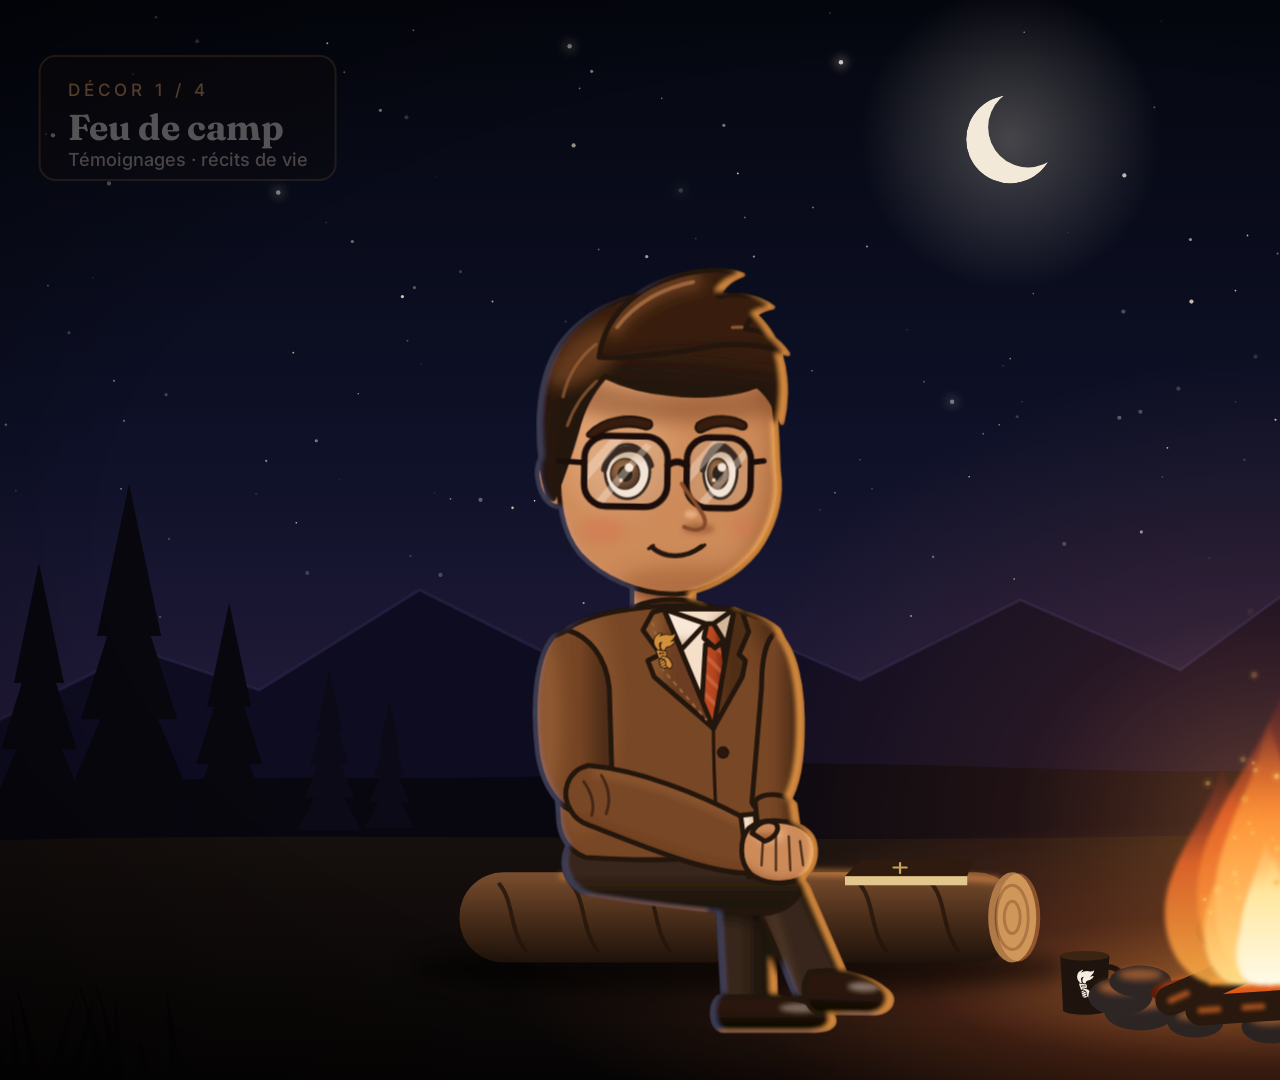
<file: animation/index.html>
<!doctype html><html><head><meta charset="utf-8"><title>Personnage en décors</title>
<style>
@font-face{font-family:"InterB";src:url(../intro/fonts/inter-500.woff2) format("woff2")}
@font-face{font-family:"FrauncesB";src:url(../intro/fonts/fraunces-700.woff2) format("woff2")}
html,body{margin:0;background:#000}
#stage{width:1920px;height:1080px;overflow:hidden}
svg{display:block}
.inter{font-family:"InterB",Inter,Arial,sans-serif}
.fraunces{font-family:"FrauncesB",Georgia,serif}
</style></head><body>
<!-- Fichier généré par animation/source/decors.py : ne pas modifier à la main. -->
<div id="stage"><svg id="s" xmlns="http://www.w3.org/2000/svg" width="1920" height="1080" viewBox="0 0 1920 1080"><defs>
 <filter id="b2" filterUnits="userSpaceOnUse" x="-200" y="-200" width="1000" height="1400"><feGaussianBlur stdDeviation="2"/></filter>
 <filter id="b3" filterUnits="userSpaceOnUse" x="-200" y="-200" width="1000" height="1400"><feGaussianBlur stdDeviation="3"/></filter>
 <filter id="b4" filterUnits="userSpaceOnUse" x="-200" y="-200" width="1000" height="1400"><feGaussianBlur stdDeviation="4"/></filter>
 <filter id="b5" filterUnits="userSpaceOnUse" x="-200" y="-200" width="1000" height="1400"><feGaussianBlur stdDeviation="5"/></filter>
 <filter id="b6" filterUnits="userSpaceOnUse" x="-200" y="-200" width="1000" height="1400"><feGaussianBlur stdDeviation="6"/></filter>
 <filter id="b8" filterUnits="userSpaceOnUse" x="-200" y="-200" width="1000" height="1400"><feGaussianBlur stdDeviation="8"/></filter>
 <filter id="b9" filterUnits="userSpaceOnUse" x="-200" y="-200" width="1000" height="1400"><feGaussianBlur stdDeviation="9"/></filter>
 <filter id="b10" filterUnits="userSpaceOnUse" x="-200" y="-200" width="1000" height="1400"><feGaussianBlur stdDeviation="10"/></filter>
 <filter id="b12" filterUnits="userSpaceOnUse" x="-200" y="-200" width="1000" height="1400"><feGaussianBlur stdDeviation="12"/></filter>
 <filter id="b14" filterUnits="userSpaceOnUse" x="-200" y="-200" width="1000" height="1400"><feGaussianBlur stdDeviation="14"/></filter>
 <filter id="b16" filterUnits="userSpaceOnUse" x="-200" y="-200" width="1000" height="1400"><feGaussianBlur stdDeviation="16"/></filter>
 <filter id="b22" filterUnits="userSpaceOnUse" x="-200" y="-200" width="1000" height="1400"><feGaussianBlur stdDeviation="22"/></filter>
 <radialGradient id="irisG" cx=".4" cy=".35" r=".7"><stop offset="0" stop-color="#A9743F"/><stop offset=".7" stop-color="#5E3A1E"/><stop offset="1" stop-color="#3A2110"/></radialGradient>

 <linearGradient id="tq_chair" x1="0" y1="0" x2="1" y2="0"><stop offset="0" stop-color="#F8F2EA"/><stop offset=".6" stop-color="#EDE3D6"/><stop offset="1" stop-color="#D9CAB7"/></linearGradient>
 <pattern id="tq_boucle" width="9" height="9" patternUnits="userSpaceOnUse"><circle cx="2.5" cy="2.5" r="1.9" fill="#D6C5AF" opacity=".55"/><circle cx="7" cy="6.5" r="1.9" fill="#FFFFFF" opacity=".55"/></pattern>
<filter id="d_b2" filterUnits="userSpaceOnUse" x="-400" y="-400" width="2720" height="1880"><feGaussianBlur stdDeviation="2"/></filter><filter id="d_b3" filterUnits="userSpaceOnUse" x="-400" y="-400" width="2720" height="1880"><feGaussianBlur stdDeviation="3"/></filter><filter id="d_b4" filterUnits="userSpaceOnUse" x="-400" y="-400" width="2720" height="1880"><feGaussianBlur stdDeviation="4"/></filter><filter id="d_b6" filterUnits="userSpaceOnUse" x="-400" y="-400" width="2720" height="1880"><feGaussianBlur stdDeviation="6"/></filter><filter id="d_b10" filterUnits="userSpaceOnUse" x="-400" y="-400" width="2720" height="1880"><feGaussianBlur stdDeviation="10"/></filter><filter id="d_b16" filterUnits="userSpaceOnUse" x="-400" y="-400" width="2720" height="1880"><feGaussianBlur stdDeviation="16"/></filter><filter id="d_b24" filterUnits="userSpaceOnUse" x="-400" y="-400" width="2720" height="1880"><feGaussianBlur stdDeviation="24"/></filter><filter id="d_b40" filterUnits="userSpaceOnUse" x="-400" y="-400" width="2720" height="1880"><feGaussianBlur stdDeviation="40"/></filter><filter id="d_b70" filterUnits="userSpaceOnUse" x="-400" y="-400" width="2720" height="1880"><feGaussianBlur stdDeviation="70"/></filter>
 <filter id="d_halo" filterUnits="userSpaceOnUse" x="-400" y="-400" width="2720" height="1880"><feGaussianBlur in="SourceGraphic" stdDeviation="3" result="g"/><feMerge><feMergeNode in="g"/><feMergeNode in="g"/><feMergeNode in="SourceGraphic"/></feMerge></filter>
 <radialGradient id="d_vig" cx="50%" cy="50%" r="75%"><stop offset=".6" stop-color="#000" stop-opacity="0"/><stop offset="1" stop-color="#000" stop-opacity=".55"/></radialGradient>
 <linearGradient id="d_bougie" x1="0" y1="1" x2="0" y2="0"><stop offset="0" stop-color="#FFF4D0"/><stop offset=".5" stop-color="#FFC45A"/><stop offset="1" stop-color="#FF7A2A" stop-opacity=".2"/></linearGradient>
 <linearGradient id="d_bois" x1="0" y1="0" x2="0" y2="1"><stop offset="0" stop-color="#8A5A36"/><stop offset=".5" stop-color="#5A3820"/><stop offset="1" stop-color="#2A190E"/></linearGradient>
<filter id="f_s1" filterUnits="userSpaceOnUse" x="-200" y="-200" width="1100" height="1400"><feColorMatrix type="matrix" values="0.95 0 0 0 0  0 0.8 0 0 0  0 0 0.68 0 0  0 0 0 1 0" result="tinte"/><feOffset in="SourceAlpha" dx="-10" dy="-2" result="o0"/><feComposite in="SourceAlpha" in2="o0" operator="out" result="b0"/><feGaussianBlur in="b0" stdDeviation="2.6" result="f0"/><feFlood id="f_s1_r0" flood-color="#FFA54A" flood-opacity="0.8"/><feComposite in2="f0" operator="in" result="c0"/><feComposite in="c0" in2="SourceAlpha" operator="in" result="d0"/><feBlend in="d0" in2="tinte" mode="screen" result="l0"/><feOffset in="SourceAlpha" dx="8" dy="-2" result="o1"/><feComposite in="SourceAlpha" in2="o1" operator="out" result="b1"/><feGaussianBlur in="b1" stdDeviation="2.6" result="f1"/><feFlood id="f_s1_r1" flood-color="#9FB4FF" flood-opacity="0.1"/><feComposite in2="f1" operator="in" result="c1"/><feComposite in="c1" in2="SourceAlpha" operator="in" result="d1"/><feBlend in="d1" in2="l0" mode="screen" result="l1"/></filter><filter id="f_s2" filterUnits="userSpaceOnUse" x="-200" y="-200" width="1100" height="1400"><feColorMatrix type="matrix" values="0.92 0 0 0 0  0 0.86 0 0 0  0 0 0.8 0 0  0 0 0 1 0" result="tinte"/><feOffset in="SourceAlpha" dx="-9" dy="-2" result="o0"/><feComposite in="SourceAlpha" in2="o0" operator="out" result="b0"/><feGaussianBlur in="b0" stdDeviation="2.6" result="f0"/><feFlood id="f_s2_r0" flood-color="#FFE7B8" flood-opacity="0.6"/><feComposite in2="f0" operator="in" result="c0"/><feComposite in="c0" in2="SourceAlpha" operator="in" result="d0"/><feBlend in="d0" in2="tinte" mode="screen" result="l0"/><feOffset in="SourceAlpha" dx="8" dy="-2" result="o1"/><feComposite in="SourceAlpha" in2="o1" operator="out" result="b1"/><feGaussianBlur in="b1" stdDeviation="2.6" result="f1"/><feFlood id="f_s2_r1" flood-color="#FFB050" flood-opacity="0.16"/><feComposite in2="f1" operator="in" result="c1"/><feComposite in="c1" in2="SourceAlpha" operator="in" result="d1"/><feBlend in="d1" in2="l0" mode="screen" result="l1"/></filter><filter id="f_s3" filterUnits="userSpaceOnUse" x="-200" y="-200" width="1100" height="1400"><feColorMatrix type="matrix" values="0.9 0 0 0 0  0 0.82 0 0 0  0 0 0.84 0 0  0 0 0 1 0" result="tinte"/><feOffset in="SourceAlpha" dx="-10" dy="-2" result="o0"/><feComposite in="SourceAlpha" in2="o0" operator="out" result="b0"/><feGaussianBlur in="b0" stdDeviation="2.6" result="f0"/><feFlood id="f_s3_r0" flood-color="#FFC27A" flood-opacity="0.9"/><feComposite in2="f0" operator="in" result="c0"/><feComposite in="c0" in2="SourceAlpha" operator="in" result="d0"/><feBlend in="d0" in2="tinte" mode="screen" result="l0"/><feOffset in="SourceAlpha" dx="8" dy="-2" result="o1"/><feComposite in="SourceAlpha" in2="o1" operator="out" result="b1"/><feGaussianBlur in="b1" stdDeviation="2.6" result="f1"/><feFlood id="f_s3_r1" flood-color="#C8B8F0" flood-opacity="0.1"/><feComposite in2="f1" operator="in" result="c1"/><feComposite in="c1" in2="SourceAlpha" operator="in" result="d1"/><feBlend in="d1" in2="l0" mode="screen" result="l1"/></filter><filter id="f_s4" filterUnits="userSpaceOnUse" x="-200" y="-200" width="1100" height="1400"><feColorMatrix type="matrix" values="0.95 0 0 0 0  0 0.85 0 0 0  0 0 0.74 0 0  0 0 0 1 0" result="tinte"/><feOffset in="SourceAlpha" dx="9" dy="-2" result="o0"/><feComposite in="SourceAlpha" in2="o0" operator="out" result="b0"/><feGaussianBlur in="b0" stdDeviation="2.6" result="f0"/><feFlood id="f_s4_r0" flood-color="#FFB862" flood-opacity="0.7"/><feComposite in2="f0" operator="in" result="c0"/><feComposite in="c0" in2="SourceAlpha" operator="in" result="d0"/><feBlend in="d0" in2="tinte" mode="screen" result="l0"/><feOffset in="SourceAlpha" dx="-8" dy="-2" result="o1"/><feComposite in="SourceAlpha" in2="o1" operator="out" result="b1"/><feGaussianBlur in="b1" stdDeviation="2.6" result="f1"/><feFlood id="f_s4_r1" flood-color="#8FAEE8" flood-opacity="0.13"/><feComposite in2="f1" operator="in" result="c1"/><feComposite in="c1" in2="SourceAlpha" operator="in" result="d1"/><feBlend in="d1" in2="l0" mode="screen" result="l1"/></filter>
 <linearGradient id="c1_ciel" gradientUnits="userSpaceOnUse" x1="0" y1="0" x2="0" y2="900"><stop offset="0" stop-color="#05070F"/><stop offset=".5" stop-color="#0E1128"/><stop offset=".8" stop-color="#211A38"/><stop offset="1" stop-color="#3A2232"/></linearGradient>
 <linearGradient id="c1_sol" x1="0" y1="0" x2="0" y2="1"><stop offset="0" stop-color="#16100E"/><stop offset="1" stop-color="#070505"/></linearGradient>
 <radialGradient id="c1_lueur"><stop offset="0" stop-color="#FF9A3D" stop-opacity=".75"/><stop offset=".45" stop-color="#E0602A" stop-opacity=".25"/><stop offset="1" stop-color="#E0602A" stop-opacity="0"/></radialGradient>
 <radialGradient id="c1_lune"><stop offset="0" stop-color="#FFF6E2" stop-opacity=".5"/><stop offset="1" stop-color="#FFF6E2" stop-opacity="0"/></radialGradient>
 <linearGradient id="c1_fo" x1="0" y1="1" x2="0" y2="0"><stop offset="0" stop-color="#FFB347"/><stop offset=".55" stop-color="#F06A2A"/><stop offset="1" stop-color="#C0322B" stop-opacity="0"/></linearGradient>
 <linearGradient id="c1_fm" x1="0" y1="1" x2="0" y2="0"><stop offset="0" stop-color="#FFE08A"/><stop offset=".6" stop-color="#FF9A3D"/><stop offset="1" stop-color="#FF7A2A" stop-opacity="0"/></linearGradient>
 <linearGradient id="c1_fi" x1="0" y1="1" x2="0" y2="0"><stop offset="0" stop-color="#FFFBEA"/><stop offset=".6" stop-color="#FFE7A0"/><stop offset="1" stop-color="#FFD27A" stop-opacity="0"/></linearGradient>
 <linearGradient id="c1_buche" x1="0" y1="0" x2="0" y2="1"><stop offset="0" stop-color="#7A4E2E"/><stop offset=".45" stop-color="#4E301B"/><stop offset="1" stop-color="#1E120A"/></linearGradient>
 <mask id="c1_lune_m"><rect width="1920" height="1080" fill="#000"/><circle cx="1010" cy="140" r="44" fill="#fff"/><circle cx="1028" cy="128" r="40" fill="#000"/></mask>

 <linearGradient id="c2_mur" x1="0" y1="0" x2="0" y2="1"><stop offset="0" stop-color="#2A231E"/><stop offset="1" stop-color="#3A3029"/></linearGradient>
 <linearGradient id="c2_sol" x1="0" y1="0" x2="0" y2="1"><stop offset="0" stop-color="#2E251E"/><stop offset="1" stop-color="#110D0A"/></linearGradient>
 <linearGradient id="c2_rayon" gradientUnits="userSpaceOnUse" x1="1330" y1="300" x2="860" y2="1080"><stop offset="0" stop-color="#FFE9C4" stop-opacity=".75"/><stop offset=".7" stop-color="#FFE0B0" stop-opacity=".22"/><stop offset="1" stop-color="#FFE0B0" stop-opacity="0"/></linearGradient>
 <linearGradient id="c2_banc" x1="0" y1="0" x2="0" y2="1"><stop offset="0" stop-color="#4E301B"/><stop offset="1" stop-color="#2A190E"/></linearGradient>
 <radialGradient id="c2_cierges"><stop offset="0" stop-color="#FFA040" stop-opacity=".45"/><stop offset="1" stop-color="#FFA040" stop-opacity="0"/></radialGradient>
 <clipPath id="c2_vitrail"><path d="M1170 650 L1170 330 C1170 220 1240 150 1330 110 C1420 150 1490 220 1490 330 L1490 650 Z"/></clipPath>

 <linearGradient id="c3_ciel" gradientUnits="userSpaceOnUse" x1="0" y1="0" x2="0" y2="820"><stop offset="0" stop-color="#1A2244"/><stop offset=".3" stop-color="#36386A"/><stop offset=".55" stop-color="#8E6088"/><stop offset=".75" stop-color="#EE8E74"/><stop offset=".9" stop-color="#FFC48A"/><stop offset="1" stop-color="#FFE0A8"/></linearGradient>
 <radialGradient id="c3_soleil"><stop offset="0" stop-color="#FFFDF2"/><stop offset=".7" stop-color="#FFE7AE"/><stop offset="1" stop-color="#FFD28A"/></radialGradient>
 <radialGradient id="c3_halo"><stop offset="0" stop-color="#FFE2A0" stop-opacity=".9"/><stop offset=".3" stop-color="#FFC07A" stop-opacity=".35"/><stop offset="1" stop-color="#FF9A6A" stop-opacity="0"/></radialGradient>
 <linearGradient id="c3_roc" x1="0" y1="0" x2="0" y2="1"><stop offset="0" stop-color="#3E2E38"/><stop offset=".4" stop-color="#2A1F2A"/><stop offset="1" stop-color="#140E16"/></linearGradient>
<linearGradient id="c3_n0" gradientUnits="userSpaceOnUse" x1="0" y1="671" x2="0" y2="818"><stop offset="0" stop-color="#FFE8D2"/><stop offset=".55" stop-color="#DDA8B2"/><stop offset="1" stop-color="#DDA8B2"/></linearGradient><linearGradient id="c3_n1" gradientUnits="userSpaceOnUse" x1="0" y1="700" x2="0" y2="907"><stop offset="0" stop-color="#FFE2C8"/><stop offset=".55" stop-color="#C690A8"/><stop offset="1" stop-color="#C690A8"/></linearGradient><linearGradient id="c3_n2" gradientUnits="userSpaceOnUse" x1="0" y1="750" x2="0" y2="1021"><stop offset="0" stop-color="#FCD8C2"/><stop offset=".55" stop-color="#A97C9E"/><stop offset="1" stop-color="#A97C9E"/></linearGradient><linearGradient id="c3_n3" gradientUnits="userSpaceOnUse" x1="0" y1="818" x2="0" y2="1163"><stop offset="0" stop-color="#F6CDBA"/><stop offset=".55" stop-color="#8A6890"/><stop offset="1" stop-color="#8A6890"/></linearGradient>
 <linearGradient id="c4_mur" x1="0" y1="0" x2="0" y2="1"><stop offset="0" stop-color="#1E1610"/><stop offset="1" stop-color="#2E2016"/></linearGradient>
 <linearGradient id="c4_nuit" x1="0" y1="0" x2="0" y2="1"><stop offset="0" stop-color="#08101E"/><stop offset="1" stop-color="#1C2C48"/></linearGradient>
 <linearGradient id="c4_rideau" x1="0" y1="0" x2="1" y2="0"><stop offset="0" stop-color="#6A2A18"/><stop offset=".5" stop-color="#A0452A"/><stop offset="1" stop-color="#5A2414"/></linearGradient>
 <linearGradient id="c4_parquet" x1="0" y1="0" x2="0" y2="1"><stop offset="0" stop-color="#4A2E1A"/><stop offset="1" stop-color="#1E120A"/></linearGradient>
 <radialGradient id="c4_tapis"><stop offset="0" stop-color="#B65A34"/><stop offset=".7" stop-color="#8E3F20"/><stop offset="1" stop-color="#5A2A14"/></radialGradient>
 <radialGradient id="c4_lampe"><stop offset="0" stop-color="#FFC070" stop-opacity=".55"/><stop offset=".5" stop-color="#FF9A40" stop-opacity=".16"/><stop offset="1" stop-color="#FF9A40" stop-opacity="0"/></radialGradient>
 <linearGradient id="c4_cone" x1="0" y1="0" x2="0" y2="1"><stop offset="0" stop-color="#FFD08A" stop-opacity=".35"/><stop offset="1" stop-color="#FFD08A" stop-opacity="0"/></linearGradient>
 <clipPath id="c4_vitre"><rect x="1150" y="120" width="580" height="580"/></clipPath>
</defs><g id="cam"><g id="fonds"><g id="s1_fond" display="none"><rect width="1920" height="1080" fill="url(#c1_ciel)"/><circle class="etoile" cx="317" cy="441" r="1.6" fill="#FFF3DC" data-o="0.52" data-ph="5.31" data-sp="3.48"/><circle class="etoile" cx="911" cy="616" r="0.9" fill="#FFF3DC" data-o="0.65" data-ph="1.49" data-sp="1.21"/><circle class="etoile" cx="712" cy="375" r="0.8" fill="#FFF3DC" data-o="0.44" data-ph="4.73" data-sp="3.32"/><circle class="etoile" cx="1332" cy="280" r="1.6" fill="#FFF3DC" data-o="0.81" data-ph="2.56" data-sp="2.22"/><circle class="etoile" cx="1837" cy="346" r="1.6" fill="#FFF3DC" data-o="0.42" data-ph="6.00" data-sp="2.05"/><circle class="etoile" cx="297" cy="523" r="0.8" fill="#FFF3DC" data-o="0.84" data-ph="0.12" data-sp="1.57"/><circle class="etoile" cx="1399" cy="257" r="0.9" fill="#FFF3DC" data-o="0.46" data-ph="0.23" data-sp="3.19"/><circle class="etoile" cx="451" cy="499" r="0.9" fill="#FFF3DC" data-o="0.75" data-ph="5.06" data-sp="2.71"/><circle class="etoile" cx="1823" cy="574" r="1.6" fill="#FFF3DC" data-o="0.39" data-ph="3.53" data-sp="2.49"/><circle class="etoile" cx="745" cy="218" r="0.9" fill="#FFF3DC" data-o="0.88" data-ph="2.58" data-sp="2.04"/><circle class="etoile" cx="867" cy="247" r="1.1" fill="#FFF3DC" data-o="0.58" data-ph="0.17" data-sp="1.41"/><circle class="etoile" cx="1379" cy="635" r="1.1" fill="#FFF3DC" data-o="0.35" data-ph="0.44" data-sp="2.58"/><circle class="etoile" cx="1003" cy="366" r="1" fill="#FFF3DC" data-o="0.68" data-ph="3.92" data-sp="1.62"/><circle class="etoile" cx="327" cy="223" r="1" fill="#FFF3DC" data-o="0.56" data-ph="3.76" data-sp="1.91"/><circle class="etoile" cx="198" cy="42" r="2.1" fill="#FFF3DC" data-o="0.45" data-ph="2.70" data-sp="1.57"/><circle class="etoile" cx="70" cy="333" r="1.6" fill="#FFF3DC" data-o="0.92" data-ph="2.56" data-sp="3.47"/><circle class="etoile" cx="1846" cy="378" r="1" fill="#FFF3DC" data-o="0.64" data-ph="2.37" data-sp="1.77"/><circle class="etoile" cx="1682" cy="104" r="0.8" fill="#FFF3DC" data-o="0.61" data-ph="2.57" data-sp="2.91"/><circle class="etoile" cx="110" cy="184" r="2.1" fill="#FFF3DC" data-o="0.50" data-ph="1.83" data-sp="2.16"/><circle class="etoile" cx="328" cy="44" r="1" fill="#FFF3DC" data-o="0.74" data-ph="0.92" data-sp="1.55"/><circle class="etoile" cx="1399" cy="32" r="0.9" fill="#FFF3DC" data-o="0.93" data-ph="3.31" data-sp="2.88"/><circle class="etoile" cx="54" cy="136" r="2.1" fill="#FFF3DC" data-o="0.57" data-ph="0.97" data-sp="2.05"/><circle class="etoile" cx="1484" cy="310" r="2.1" fill="#FFF3DC" data-o="0.64" data-ph="0.87" data-sp="2.55"/><circle class="etoile" cx="267" cy="461" r="1.1" fill="#FFF3DC" data-o="0.76" data-ph="6.01" data-sp="1.25"/><circle class="etoile" cx="1140" cy="412" r="2.1" fill="#FFF3DC" data-o="0.92" data-ph="2.65" data-sp="2.77"/><circle class="etoile" cx="1443" cy="520" r="0.9" fill="#FFF3DC" data-o="0.43" data-ph="0.60" data-sp="1.42"/><circle class="etoile" cx="49" cy="286" r="0.9" fill="#FFF3DC" data-o="0.39" data-ph="0.75" data-sp="1.85"/><circle class="etoile" cx="584" cy="603" r="1.1" fill="#FFF3DC" data-o="0.65" data-ph="1.38" data-sp="1.58"/><circle class="etoile" cx="353" cy="242" r="1.6" fill="#FFF3DC" data-o="0.80" data-ph="4.77" data-sp="2.59"/><circle class="etoile" cx="969" cy="477" r="0.8" fill="#FFF3DC" data-o="0.82" data-ph="0.05" data-sp="2.27"/><circle class="etoile" cx="122" cy="489" r="0.9" fill="#FFF3DC" data-o="0.86" data-ph="1.47" data-sp="3.42"/><circle class="etoile" cx="1162" cy="477" r="0.9" fill="#FFF3DC" data-o="0.58" data-ph="1.95" data-sp="3.27"/><circle class="etoile" cx="566" cy="322" r="1.3" fill="#FFF3DC" data-o="0.64" data-ph="3.61" data-sp="2.45"/><circle class="etoile" cx="115" cy="381" r="1" fill="#FFF3DC" data-o="0.93" data-ph="1.95" data-sp="2.81"/><circle class="etoile" cx="1010" cy="359" r="0.8" fill="#FFF3DC" data-o="0.72" data-ph="2.05" data-sp="1.66"/><circle class="etoile" cx="125" cy="421" r="1.1" fill="#FFF3DC" data-o="0.41" data-ph="0.48" data-sp="1.37"/><circle class="etoile" cx="1564" cy="486" r="1.1" fill="#FFF3DC" data-o="0.65" data-ph="5.97" data-sp="2.76"/><circle class="etoile" cx="1355" cy="301" r="1.3" fill="#FFF3DC" data-o="0.58" data-ph="2.53" data-sp="1.72"/><circle class="etoile" cx="94" cy="278" r="0.9" fill="#FFF3DC" data-o="0.52" data-ph="3.71" data-sp="2.13"/><circle class="etoile" cx="820" cy="510" r="1.1" fill="#FFF3DC" data-o="0.58" data-ph="3.07" data-sp="2.65"/><circle class="etoile" cx="1849" cy="55" r="1.1" fill="#FFF3DC" data-o="0.45" data-ph="2.35" data-sp="2.59"/><circle class="etoile" cx="415" cy="288" r="1.6" fill="#FFF3DC" data-o="0.81" data-ph="4.21" data-sp="3.18"/><circle class="etoile" cx="1342" cy="437" r="0.9" fill="#FFF3DC" data-o="0.64" data-ph="3.14" data-sp="1.90"/><circle class="etoile" cx="733" cy="336" r="1.6" fill="#FFF3DC" data-o="0.94" data-ph="0.04" data-sp="1.92"/><circle class="etoile" cx="599" cy="250" r="0.9" fill="#FFF3DC" data-o="0.40" data-ph="1.10" data-sp="2.40"/><circle class="etoile" cx="1190" cy="240" r="1.6" fill="#FFF3DC" data-o="0.63" data-ph="0.68" data-sp="3.40"/><circle class="etoile" cx="1352" cy="132" r="1" fill="#FFF3DC" data-o="0.57" data-ph="3.66" data-sp="1.63"/><circle class="etoile" cx="157" cy="18" r="1.3" fill="#FFF3DC" data-o="0.50" data-ph="5.33" data-sp="1.55"/><circle class="etoile" cx="1308" cy="128" r="1.3" fill="#FFF3DC" data-o="0.76" data-ph="4.51" data-sp="1.56"/><circle class="etoile" cx="754" cy="257" r="1.1" fill="#FFF3DC" data-o="0.72" data-ph="1.77" data-sp="1.60"/><circle class="etoile" cx="738" cy="174" r="0.9" fill="#FFF3DC" data-o="0.94" data-ph="1.36" data-sp="2.01"/><circle class="etoile" cx="1209" cy="558" r="1" fill="#FFF3DC" data-o="0.36" data-ph="3.16" data-sp="1.29"/><circle class="etoile" cx="1167" cy="448" r="0.9" fill="#FFF3DC" data-o="0.94" data-ph="5.93" data-sp="1.54"/><circle class="etoile" cx="1868" cy="122" r="1" fill="#FFF3DC" data-o="0.89" data-ph="2.33" data-sp="1.51"/><circle class="etoile" cx="1520" cy="526" r="1.3" fill="#FFF3DC" data-o="0.85" data-ph="1.94" data-sp="2.16"/><circle class="etoile" cx="1694" cy="156" r="1.3" fill="#FFF3DC" data-o="0.83" data-ph="5.31" data-sp="3.33"/><circle class="etoile" cx="1696" cy="11" r="1.3" fill="#FFF3DC" data-o="0.39" data-ph="2.75" data-sp="3.12"/><circle class="etoile" cx="1899" cy="421" r="0.9" fill="#FFF3DC" data-o="0.39" data-ph="5.14" data-sp="2.59"/><circle class="etoile" cx="1191" cy="302" r="2.1" fill="#FFF3DC" data-o="0.76" data-ph="0.96" data-sp="1.55"/><circle class="etoile" cx="553" cy="410" r="0.8" fill="#FFF3DC" data-o="0.88" data-ph="0.45" data-sp="1.36"/><circle class="etoile" cx="983" cy="434" r="0.9" fill="#FFF3DC" data-o="0.57" data-ph="2.22" data-sp="1.57"/><circle class="etoile" cx="1124" cy="176" r="2.1" fill="#FFF3DC" data-o="0.74" data-ph="1.00" data-sp="1.44"/><circle class="etoile" cx="1787" cy="345" r="1.1" fill="#FFF3DC" data-o="0.47" data-ph="1.22" data-sp="3.39"/><circle class="etoile" cx="813" cy="208" r="0.9" fill="#FFF3DC" data-o="0.48" data-ph="0.26" data-sp="2.01"/><circle class="etoile" cx="1022" cy="402" r="0.9" fill="#FFF3DC" data-o="0.36" data-ph="2.32" data-sp="2.30"/><circle class="etoile" cx="1659" cy="283" r="0.8" fill="#FFF3DC" data-o="0.89" data-ph="4.28" data-sp="1.70"/><circle class="etoile" cx="1493" cy="578" r="1.3" fill="#FFF3DC" data-o="0.71" data-ph="0.70" data-sp="1.91"/><circle class="etoile" cx="403" cy="297" r="1.6" fill="#FFF3DC" data-o="0.83" data-ph="0.07" data-sp="2.01"/><circle class="etoile" cx="1178" cy="389" r="2.1" fill="#FFF3DC" data-o="0.58" data-ph="4.72" data-sp="1.62"/><circle class="etoile" cx="1871" cy="320" r="1.1" fill="#FFF3DC" data-o="0.47" data-ph="6.29" data-sp="2.48"/><circle class="etoile" cx="1489" cy="474" r="1" fill="#FFF3DC" data-o="0.90" data-ph="1.51" data-sp="2.58"/><circle class="etoile" cx="676" cy="430" r="2.1" fill="#FFF3DC" data-o="0.57" data-ph="0.83" data-sp="1.26"/><circle class="etoile" cx="812" cy="371" r="0.8" fill="#FFF3DC" data-o="0.94" data-ph="4.66" data-sp="2.91"/><circle class="etoile" cx="408" cy="341" r="1" fill="#FFF3DC" data-o="0.89" data-ph="3.24" data-sp="1.48"/><circle class="etoile" cx="461" cy="272" r="1.6" fill="#FFF3DC" data-o="0.63" data-ph="3.12" data-sp="1.64"/><circle class="etoile" cx="407" cy="118" r="2.1" fill="#FFF3DC" data-o="0.58" data-ph="3.08" data-sp="1.81"/><circle class="etoile" cx="1033" cy="294" r="0.8" fill="#FFF3DC" data-o="0.82" data-ph="2.12" data-sp="2.21"/><circle class="etoile" cx="580" cy="89" r="0.9" fill="#FFF3DC" data-o="0.95" data-ph="2.37" data-sp="2.11"/><circle class="etoile" cx="7" cy="425" r="1.3" fill="#FFF3DC" data-o="0.53" data-ph="5.24" data-sp="2.25"/><circle class="etoile" cx="933" cy="557" r="1.3" fill="#FFF3DC" data-o="0.84" data-ph="3.04" data-sp="1.33"/><circle class="etoile" cx="711" cy="529" r="1.1" fill="#FFF3DC" data-o="0.55" data-ph="2.23" data-sp="2.49"/><circle class="etoile" cx="860" cy="460" r="0.8" fill="#FFF3DC" data-o="0.87" data-ph="4.73" data-sp="2.06"/><circle class="etoile" cx="481" cy="500" r="2.1" fill="#FFF3DC" data-o="0.42" data-ph="5.63" data-sp="2.57"/><circle class="etoile" cx="640" cy="543" r="1.6" fill="#FFF3DC" data-o="0.53" data-ph="3.99" data-sp="1.54"/><circle class="etoile" cx="1596" cy="169" r="1.6" fill="#FFF3DC" data-o="0.72" data-ph="4.07" data-sp="2.38"/><circle class="etoile" cx="257" cy="494" r="1.1" fill="#FFF3DC" data-o="0.48" data-ph="4.32" data-sp="1.97"/><circle class="etoile" cx="1247" cy="236" r="0.9" fill="#FFF3DC" data-o="0.86" data-ph="1.79" data-sp="1.80"/><circle class="etoile" cx="1584" cy="39" r="2.1" fill="#FFF3DC" data-o="0.88" data-ph="4.13" data-sp="1.25"/><circle class="etoile" cx="1392" cy="381" r="1.1" fill="#FFF3DC" data-o="0.64" data-ph="3.39" data-sp="2.46"/><circle class="etoile" cx="830" cy="14" r="1" fill="#FFF3DC" data-o="0.44" data-ph="2.53" data-sp="2.22"/><circle class="etoile" cx="1244" cy="460" r="1.3" fill="#FFF3DC" data-o="0.48" data-ph="4.97" data-sp="1.25"/><circle class="etoile" cx="1235" cy="291" r="0.9" fill="#FFF3DC" data-o="0.81" data-ph="5.68" data-sp="2.92"/><circle class="etoile" cx="662" cy="99" r="0.8" fill="#FFF3DC" data-o="0.83" data-ph="2.06" data-sp="1.96"/><circle class="etoile" cx="414" cy="31" r="0.9" fill="#FFF3DC" data-o="0.47" data-ph="0.07" data-sp="1.56"/><circle class="etoile" cx="294" cy="353" r="0.9" fill="#FFF3DC" data-o="0.67" data-ph="0.73" data-sp="2.13"/><circle class="etoile" cx="1461" cy="130" r="1.6" fill="#FFF3DC" data-o="0.47" data-ph="0.11" data-sp="2.99"/><circle class="etoile" cx="422" cy="364" r="0.9" fill="#FFF3DC" data-o="0.47" data-ph="3.63" data-sp="3.08"/><circle class="etoile" cx="999" cy="425" r="0.8" fill="#FFF3DC" data-o="0.59" data-ph="6.05" data-sp="3.05"/><circle class="etoile" cx="1319" cy="566" r="1.1" fill="#FFF3DC" data-o="0.37" data-ph="3.14" data-sp="3.25"/><circle class="etoile" cx="1481" cy="371" r="0.9" fill="#FFF3DC" data-o="0.37" data-ph="4.04" data-sp="2.99"/><circle class="etoile" cx="493" cy="302" r="1" fill="#FFF3DC" data-o="0.67" data-ph="1.03" data-sp="1.98"/><circle class="etoile" cx="1275" cy="420" r="1.1" fill="#FFF3DC" data-o="0.90" data-ph="1.85" data-sp="1.47"/><circle class="etoile" cx="1123" cy="312" r="2.1" fill="#FFF3DC" data-o="0.83" data-ph="4.75" data-sp="1.54"/><circle class="etoile" cx="592" cy="72" r="1.6" fill="#FFF3DC" data-o="0.76" data-ph="5.71" data-sp="1.31"/><circle class="etoile" cx="1432" cy="530" r="1.3" fill="#FFF3DC" data-o="0.76" data-ph="3.95" data-sp="2.29"/><circle class="etoile" cx="1068" cy="233" r="0.9" fill="#FFF3DC" data-o="0.38" data-ph="3.94" data-sp="2.60"/><circle class="etoile" cx="835" cy="493" r="0.8" fill="#FFF3DC" data-o="0.61" data-ph="1.26" data-sp="1.27"/><circle class="etoile" cx="411" cy="556" r="1" fill="#FFF3DC" data-o="0.36" data-ph="4.87" data-sp="3.16"/><circle class="etoile" cx="1851" cy="159" r="1" fill="#FFF3DC" data-o="0.67" data-ph="2.36" data-sp="1.84"/><circle class="etoile" cx="1141" cy="532" r="1.6" fill="#FFF3DC" data-o="0.57" data-ph="0.90" data-sp="2.05"/><circle class="etoile" cx="1733" cy="417" r="1" fill="#FFF3DC" data-o="0.76" data-ph="4.86" data-sp="2.75"/><circle class="etoile" cx="1852" cy="563" r="0.9" fill="#FFF3DC" data-o="0.78" data-ph="1.92" data-sp="2.49"/><circle class="etoile" cx="1577" cy="501" r="1.6" fill="#FFF3DC" data-o="0.59" data-ph="3.94" data-sp="1.83"/><circle class="etoile" cx="513" cy="508" r="1.3" fill="#FFF3DC" data-o="0.81" data-ph="1.45" data-sp="1.48"/><circle class="etoile" cx="47" cy="135" r="1.1" fill="#FFF3DC" data-o="0.94" data-ph="3.15" data-sp="2.81"/><circle class="etoile" cx="987" cy="620" r="1.6" fill="#FFF3DC" data-o="0.89" data-ph="2.40" data-sp="3.34"/><circle class="etoile" cx="1478" cy="332" r="0.8" fill="#FFF3DC" data-o="0.43" data-ph="0.03" data-sp="1.41"/><circle class="etoile" cx="872" cy="489" r="0.8" fill="#FFF3DC" data-o="0.39" data-ph="2.06" data-sp="1.61"/><circle class="etoile" cx="1119" cy="418" r="2.1" fill="#FFF3DC" data-o="0.78" data-ph="2.60" data-sp="2.10"/><circle class="etoile" cx="1399" cy="74" r="1" fill="#FFF3DC" data-o="0.35" data-ph="2.58" data-sp="3.02"/><circle class="etoile" cx="1685" cy="296" r="1" fill="#FFF3DC" data-o="0.88" data-ph="1.67" data-sp="2.00"/><circle class="etoile" cx="1017" cy="417" r="1.6" fill="#FFF3DC" data-o="0.56" data-ph="3.98" data-sp="3.08"/><circle class="etoile" cx="535" cy="501" r="0.8" fill="#FFF3DC" data-o="0.93" data-ph="0.27" data-sp="3.01"/><circle class="etoile" cx="1331" cy="323" r="0.8" fill="#FFF3DC" data-o="0.83" data-ph="1.09" data-sp="2.52"/><circle class="etoile" cx="1064" cy="544" r="2.1" fill="#FFF3DC" data-o="0.54" data-ph="4.52" data-sp="2.60"/><circle class="etoile" cx="381" cy="111" r="1.6" fill="#FFF3DC" data-o="0.54" data-ph="1.59" data-sp="1.70"/><circle class="etoile" cx="761" cy="507" r="2.1" fill="#FFF3DC" data-o="0.53" data-ph="5.85" data-sp="1.29"/><circle class="etoile" cx="574" cy="146" r="2.1" fill="#FFF3DC" data-o="0.61" data-ph="5.51" data-sp="3.49"/><circle class="etoile" cx="161" cy="617" r="1.1" fill="#FFF3DC" data-o="0.63" data-ph="4.36" data-sp="3.00"/><circle class="etoile" cx="359" cy="394" r="0.8" fill="#FFF3DC" data-o="0.88" data-ph="5.74" data-sp="1.39"/><circle class="etoile" cx="1372" cy="311" r="0.9" fill="#FFF3DC" data-o="0.84" data-ph="5.73" data-sp="2.62"/><circle class="etoile" cx="17" cy="491" r="1" fill="#FFF3DC" data-o="0.66" data-ph="4.55" data-sp="1.20"/><circle class="etoile" cx="1704" cy="558" r="1.1" fill="#FFF3DC" data-o="0.40" data-ph="2.57" data-sp="3.46"/><circle class="etoile" cx="1658" cy="504" r="1.1" fill="#FFF3DC" data-o="0.80" data-ph="1.17" data-sp="1.89"/><circle class="etoile" cx="1466" cy="144" r="0.8" fill="#FFF3DC" data-o="0.91" data-ph="0.90" data-sp="3.31"/><circle class="etoile" cx="1255" cy="357" r="2.1" fill="#FFF3DC" data-o="0.56" data-ph="3.39" data-sp="1.47"/><circle class="etoile" cx="1024" cy="33" r="0.8" fill="#FFF3DC" data-o="0.73" data-ph="5.60" data-sp="2.26"/><circle class="etoile" cx="907" cy="330" r="0.9" fill="#FFF3DC" data-o="0.74" data-ph="2.98" data-sp="2.97"/><circle class="etoile" cx="1317" cy="202" r="1.3" fill="#FFF3DC" data-o="0.70" data-ph="3.05" data-sp="2.17"/><circle class="etoile" cx="441" cy="575" r="2.1" fill="#FFF3DC" data-o="0.51" data-ph="4.23" data-sp="3.45"/><circle class="etoile" cx="1014" cy="579" r="0.8" fill="#FFF3DC" data-o="0.92" data-ph="1.17" data-sp="3.11"/><circle class="etoile" cx="924" cy="382" r="1" fill="#FFF3DC" data-o="0.50" data-ph="1.62" data-sp="3.19"/><circle class="etoile" cx="1235" cy="402" r="0.8" fill="#FFF3DC" data-o="0.86" data-ph="3.55" data-sp="1.34"/><circle class="etoile" cx="1908" cy="109" r="0.8" fill="#FFF3DC" data-o="0.66" data-ph="3.49" data-sp="3.43"/><circle class="etoile" cx="1500" cy="152" r="1.1" fill="#FFF3DC" data-o="0.77" data-ph="6.28" data-sp="3.15"/><circle class="etoile" cx="762" cy="395" r="0.9" fill="#FFF3DC" data-o="0.61" data-ph="0.10" data-sp="1.87"/><circle class="etoile" cx="724" cy="126" r="1.6" fill="#FFF3DC" data-o="0.74" data-ph="1.64" data-sp="2.86"/><circle class="etoile" cx="1277" cy="254" r="1" fill="#FFF3DC" data-o="0.70" data-ph="5.63" data-sp="1.34"/><circle class="etoile" cx="696" cy="239" r="1" fill="#FFF3DC" data-o="0.67" data-ph="3.24" data-sp="1.81"/><circle class="etoile" cx="308" cy="573" r="2.1" fill="#FFF3DC" data-o="0.46" data-ph="2.11" data-sp="3.03"/><circle class="etoile" cx="435" cy="493" r="0.9" fill="#FFF3DC" data-o="0.54" data-ph="3.32" data-sp="3.31"/><circle class="etoile" cx="1161" cy="22" r="0.8" fill="#FFF3DC" data-o="0.86" data-ph="3.03" data-sp="3.18"/><circle class="etoile" cx="1154" cy="108" r="1.1" fill="#FFF3DC" data-o="0.58" data-ph="1.91" data-sp="3.01"/><circle class="etoile" cx="1884" cy="93" r="1.3" fill="#FFF3DC" data-o="0.58" data-ph="3.94" data-sp="1.58"/><circle class="etoile" cx="1541" cy="245" r="0.8" fill="#FFF3DC" data-o="0.75" data-ph="1.29" data-sp="2.38"/><circle class="etoile" cx="345" cy="73" r="1" fill="#FFF3DC" data-o="0.37" data-ph="6.09" data-sp="3.04"/><circle class="etoile" cx="647" cy="257" r="1.6" fill="#FFF3DC" data-o="0.64" data-ph="0.53" data-sp="2.87"/><circle class="etoile" cx="772" cy="481" r="1.3" fill="#FFF3DC" data-o="0.70" data-ph="0.93" data-sp="2.39"/><circle class="etoile" cx="170" cy="539" r="1.1" fill="#FFF3DC" data-o="0.59" data-ph="4.13" data-sp="3.08"/><circle class="etoile" cx="1462" cy="566" r="2.1" fill="#FFF3DC" data-o="0.38" data-ph="1.53" data-sp="3.29"/><circle class="etoile" cx="1481" cy="474" r="1.3" fill="#FFF3DC" data-o="0.51" data-ph="2.98" data-sp="1.83"/><circle class="etoile" cx="1527" cy="273" r="2.1" fill="#FFF3DC" data-o="0.91" data-ph="4.64" data-sp="2.20"/><circle class="etoile" cx="1715" cy="570" r="2.1" fill="#FFF3DC" data-o="0.46" data-ph="2.28" data-sp="3.01"/><circle class="etoile" cx="1452" cy="181" r="1.1" fill="#FFF3DC" data-o="0.37" data-ph="3.97" data-sp="3.46"/><circle class="etoile" cx="134" cy="75" r="1.1" fill="#FFF3DC" data-o="0.92" data-ph="2.96" data-sp="3.02"/><circle class="etoile" cx="1867" cy="211" r="0.9" fill="#FFF3DC" data-o="0.67" data-ph="0.48" data-sp="3.15"/><circle class="etoile" cx="340" cy="480" r="0.8" fill="#FFF3DC" data-o="0.47" data-ph="3.96" data-sp="2.42"/><circle class="etoile" cx="1855" cy="329" r="1.1" fill="#FFF3DC" data-o="0.41" data-ph="3.25" data-sp="3.27"/><circle class="etoile" cx="167" cy="395" r="1.6" fill="#FFF3DC" data-o="0.93" data-ph="3.11" data-sp="2.16"/><circle class="etoile" cx="436" cy="177" r="0.9" fill="#FFF3DC" data-o="0.36" data-ph="4.09" data-sp="1.67"/><g class="etoile" data-o=".9" data-ph="4.39" data-sp="1.20"><circle cx="681" cy="191" r="7" fill="#FFF3DC" opacity=".25" filter="url(#d_b4)"/><circle cx="681" cy="191" r="2.2" fill="#FFFBF0"/></g><g class="etoile" data-o=".9" data-ph="5.29" data-sp="1.83"><circle cx="279" cy="193" r="7" fill="#FFF3DC" opacity=".25" filter="url(#d_b4)"/><circle cx="279" cy="193" r="2.2" fill="#FFFBF0"/></g><g class="etoile" data-o=".9" data-ph="4.80" data-sp="1.04"><circle cx="1729" cy="373" r="7" fill="#FFF3DC" opacity=".25" filter="url(#d_b4)"/><circle cx="1729" cy="373" r="2.2" fill="#FFFBF0"/></g><g class="etoile" data-o=".9" data-ph="5.78" data-sp="1.80"><circle cx="1441" cy="363" r="7" fill="#FFF3DC" opacity=".25" filter="url(#d_b4)"/><circle cx="1441" cy="363" r="2.2" fill="#FFFBF0"/></g><g class="etoile" data-o=".9" data-ph="6.19" data-sp="1.74"><circle cx="841" cy="63" r="7" fill="#FFF3DC" opacity=".25" filter="url(#d_b4)"/><circle cx="841" cy="63" r="2.2" fill="#FFFBF0"/></g><g class="etoile" data-o=".9" data-ph="5.64" data-sp="1.03"><circle cx="570" cy="47" r="7" fill="#FFF3DC" opacity=".25" filter="url(#d_b4)"/><circle cx="570" cy="47" r="2.2" fill="#FFFBF0"/></g><g class="etoile" data-o=".9" data-ph="2.44" data-sp="1.95"><circle cx="952" cy="402" r="7" fill="#FFF3DC" opacity=".25" filter="url(#d_b4)"/><circle cx="952" cy="402" r="2.2" fill="#FFFBF0"/></g><circle cx="1010" cy="140" r="150" fill="url(#c1_lune)" opacity=".5"/><g mask="url(#c1_lune_m)"><circle cx="1010" cy="140" r="44" fill="#F3E9D8"/></g><path d="M0 720 L140 650 L260 690 L420 590 L560 660 L700 610 L860 680 L1020 600 L1180 670 L1330 560 L1500 650 L1640 610 L1800 680 L1920 640 L1920 900 L0 900 Z" fill="#0E0C20"/><path d="M0 720 L140 650 L260 690 L420 590 L560 660 L700 610 L860 680 L1020 600 L1180 670 L1330 560 L1500 650 L1640 610 L1800 680 L1920 640" fill="none" stroke="#2E2850" stroke-width="3" opacity=".5"/><path d="M0 800 C200 760 420 790 640 770 C900 748 1160 790 1400 760 C1600 740 1780 770 1920 750 L1920 900 L0 900 Z" fill="#08070F"/><path d="M-23 881 L40 761 L103 881 Z" fill="#08070E"/><path d="M-10 815 L40 695 L90 815 Z" fill="#08070E"/><path d="M2 749 L40 629 L78 749 Z" fill="#08070E"/><path d="M15 683 L40 563 L65 683 Z" fill="#08070E"/><rect x="34" y="800" width="13" height="60" fill="#08070E"/><path d="M50 887 L130 735 L210 887 Z" fill="#08070E"/><path d="M66 803 L130 651 L194 803 Z" fill="#08070E"/><path d="M82 719 L130 567 L178 719 Z" fill="#08070E"/><path d="M98 636 L130 484 L162 636 Z" fill="#08070E"/><rect x="122" y="784" width="16" height="76" fill="#08070E"/><path d="M175 878 L230 774 L285 878 Z" fill="#08070E"/><path d="M186 821 L230 717 L274 821 Z" fill="#08070E"/><path d="M197 764 L230 660 L263 764 Z" fill="#08070E"/><path d="M208 707 L230 603 L252 707 Z" fill="#08070E"/><rect x="225" y="808" width="11" height="52" fill="#08070E"/><path d="M1633 882 L1700 754 L1767 882 Z" fill="#08070E"/><path d="M1646 812 L1700 684 L1754 812 Z" fill="#08070E"/><path d="M1660 742 L1700 614 L1740 742 Z" fill="#08070E"/><path d="M1673 671 L1700 543 L1727 671 Z" fill="#08070E"/><rect x="1693" y="796" width="13" height="64" fill="#08070E"/><path d="M1716 888 L1800 728 L1884 888 Z" fill="#08070E"/><path d="M1733 800 L1800 640 L1867 800 Z" fill="#08070E"/><path d="M1750 712 L1800 552 L1850 712 Z" fill="#08070E"/><path d="M1766 624 L1800 464 L1834 624 Z" fill="#08070E"/><rect x="1792" y="780" width="17" height="80" fill="#08070E"/><path d="M1831 880 L1890 768 L1949 880 Z" fill="#08070E"/><path d="M1843 818 L1890 706 L1937 818 Z" fill="#08070E"/><path d="M1855 756 L1890 644 L1925 756 Z" fill="#08070E"/><path d="M1866 695 L1890 583 L1914 695 Z" fill="#08070E"/><rect x="1884" y="804" width="12" height="56" fill="#08070E"/><path d="M298 830 L330 770 L362 830 Z" fill="#0B0A16"/><path d="M305 798 L330 738 L355 798 Z" fill="#0B0A16"/><path d="M311 764 L330 704 L349 764 Z" fill="#0B0A16"/><path d="M317 732 L330 672 L343 732 Z" fill="#0B0A16"/><rect x="327" y="790" width="6" height="30" fill="#0B0A16"/><path d="M365 828 L390 780 L415 828 Z" fill="#0B0A16"/><path d="M370 802 L390 754 L410 802 Z" fill="#0B0A16"/><path d="M375 776 L390 728 L405 776 Z" fill="#0B0A16"/><path d="M380 749 L390 701 L400 749 Z" fill="#0B0A16"/><rect x="387" y="796" width="5" height="24" fill="#0B0A16"/><path d="M1531 830 L1560 774 L1589 830 Z" fill="#0B0A16"/><path d="M1536 799 L1560 743 L1584 799 Z" fill="#0B0A16"/><path d="M1542 768 L1560 712 L1578 768 Z" fill="#0B0A16"/><path d="M1548 737 L1560 681 L1572 737 Z" fill="#0B0A16"/><rect x="1557" y="792" width="6" height="28" fill="#0B0A16"/><path d="M1584 832 L1620 764 L1656 832 Z" fill="#0B0A16"/><path d="M1591 794 L1620 726 L1649 794 Z" fill="#0B0A16"/><path d="M1599 757 L1620 689 L1641 757 Z" fill="#0B0A16"/><path d="M1606 720 L1620 652 L1634 720 Z" fill="#0B0A16"/><rect x="1616" y="786" width="7" height="34" fill="#0B0A16"/><path d="M0 840 C400 830 800 845 1200 835 C1500 828 1750 838 1920 832 L1920 1080 L0 1080 Z" fill="url(#c1_sol)"/><ellipse class="c1_lum" data-b=".9" cx="1270" cy="990" rx="760" ry="170" fill="url(#c1_lueur)" style="mix-blend-mode:screen"/><ellipse class="c1_lum" data-b=".55" cx="1270" cy="820" rx="560" ry="460" fill="url(#c1_lueur)" style="mix-blend-mode:screen"/><ellipse cx="740" cy="968" rx="330" ry="24" fill="#000" opacity=".55" filter="url(#d_b10)"/><rect x="460" y="872" width="560" height="90" rx="44" fill="url(#c1_buche)"/><path d="M500 884 C514 900 510 930 526 950" stroke="#24150C" stroke-width="4" fill="none" stroke-linecap="round" opacity=".8"/><path d="M572 884 C586 900 582 930 598 950" stroke="#24150C" stroke-width="4" fill="none" stroke-linecap="round" opacity=".8"/><path d="M644 884 C658 900 654 930 670 950" stroke="#24150C" stroke-width="4" fill="none" stroke-linecap="round" opacity=".8"/><path d="M716 884 C730 900 726 930 742 950" stroke="#24150C" stroke-width="4" fill="none" stroke-linecap="round" opacity=".8"/><path d="M788 884 C802 900 798 930 814 950" stroke="#24150C" stroke-width="4" fill="none" stroke-linecap="round" opacity=".8"/><path d="M860 884 C874 900 870 930 886 950" stroke="#24150C" stroke-width="4" fill="none" stroke-linecap="round" opacity=".8"/><path d="M932 884 C946 900 942 930 958 950" stroke="#24150C" stroke-width="4" fill="none" stroke-linecap="round" opacity=".8"/><path class="c1_lum" data-b=".8" d="M560 876 C700 870 880 870 1000 880" stroke="#FFA050" stroke-width="5" fill="none" opacity=".8" filter="url(#d_b3)"/><ellipse cx="1012" cy="917" rx="24" ry="45" fill="#B07A48"/><ellipse cx="1012" cy="917" rx="16" ry="32" fill="none" stroke="#7A4E2E" stroke-width="3"/><ellipse cx="1012" cy="917" rx="8" ry="16" fill="none" stroke="#7A4E2E" stroke-width="3"/><ellipse class="c1_lum" data-b=".5" cx="1018" cy="917" rx="22" ry="44" fill="#FF8A3D" style="mix-blend-mode:screen"/><g transform="translate(845 876) scale(0.55)"><path d="M0 0 L28 -30 L232 -30 L222 0 Z" fill="#2E1A0E"/><path d="M0 0 L222 0 L222 16 L0 16 Z" fill="#E2C88E"/><path d="M100 -24 L100 -6 M88 -16 L112 -16" stroke="#C9A35A" stroke-width="4" stroke-linecap="round"/></g><g transform="translate(1060 1010) scale(0.7)"><path d="M0 -78 L70 -78 L66 0 C62 8 8 8 4 0 Z" fill="#1E140D"/><ellipse cx="35" cy="-78" rx="35" ry="7" fill="#3B2412"/><path d="M68 -62 C96 -62 98 -20 64 -18" stroke="#1E140D" stroke-width="8" fill="none"/><g transform="translate(24 -58) scale(.05)" fill="#F5EDE0" fill-rule="evenodd"><path d="M363.3 798.7C360.2 795.6 353.6 792.0 351.0 792.0C350.0 792.0 348.8 791.5 348.5 791.0C348.2 790.5 345.5 790.0 342.7 790.0C338.2 790.0 336.5 789.3 330.5 785.5C326.7 783.0 322.4 781.0 321.0 781.0C316.3 781.0 311.4 779.0 307.3 775.5C305.0 773.6 302.7 772.0 302.1 772.0C301.5 772.0 301.0 771.4 301.0 770.6C301.0 769.8 299.9 766.9 298.5 764.2C297.1 761.4 296.0 758.7 296.0 758.1C296.0 757.5 295.6 757.0 295.0 757.0C292.1 757.0 283.0 740.8 283.0 735.4C282.9 733.8 282.3 731.4 281.5 730.0C280.7 728.6 280.1 726.7 280.0 725.8C280.0 724.9 278.9 722.4 277.5 720.4C274.5 716.0 274.1 708.6 276.6 703.8C278.0 701.2 278.0 699.6 277.0 692.1C276.3 687.4 275.4 676.8 274.9 668.5C273.4 641.8 272.2 637.1 262.5 622.5C259.5 618.0 257.0 613.9 257.0 613.5C257.0 611.4 246.6 599.0 243.5 597.6C241.6 596.7 239.8 595.5 239.5 595.0C239.2 594.4 238.0 594.0 236.9 594.0C235.9 594.0 234.2 593.6 233.2 593.1C227.2 590.0 220.0 587.6 213.7 586.4C211.7 586.1 209.7 585.4 209.4 584.9C209.1 584.4 208.0 584.0 207.0 584.0C200.3 584.0 181.1 570.9 174.8 562.0C170.1 555.5 170.3 532.5 175.2 527.3C177.3 525.1 178.0 524.9 183.4 525.6C186.7 525.9 191.8 527.1 194.9 528.1C197.9 529.2 201.6 530.0 203.1 530.0C204.6 530.0 206.1 530.4 206.4 530.9C206.7 531.4 208.6 532.1 210.6 532.5C212.6 532.8 215.0 533.5 215.9 533.9C218.2 535.1 224.0 537.0 227.7 538.0C229.4 538.4 233.0 539.8 235.7 541.0C238.3 542.2 241.4 543.6 242.5 544.1C243.6 544.5 247.4 545.1 251.0 545.3C256.8 545.6 268.3 549.1 273.2 552.0C274.2 552.5 275.6 553.0 276.4 553.0C277.1 553.0 279.1 553.7 280.6 554.5C282.2 555.3 284.3 556.0 285.2 556.0C286.1 556.0 287.2 556.5 287.5 557.0C287.8 557.5 288.8 558.0 289.5 558.0C290.3 558.0 294.9 559.8 299.7 562.1C312.8 568.1 313.1 568.3 314.1 570.1C314.8 571.4 315.9 571.7 318.8 571.3C321.6 570.9 323.6 571.3 325.6 572.6C328.6 574.5 334.0 579.8 334.0 580.7C334.0 581.0 336.4 584.3 339.4 587.9C344.7 594.3 352.0 607.0 352.0 609.6C352.0 610.3 353.3 611.8 355.0 613.0C357.1 614.5 359.8 619.0 364.1 627.8C370.3 640.9 370.9 642.0 375.5 650.5C377.0 653.2 378.9 656.9 379.8 658.5C381.7 662.3 388.9 673.1 393.5 679.0C399.8 687.2 406.0 696.8 406.0 698.2C406.0 699.0 406.7 700.5 407.5 701.6C409.4 704.0 409.4 709.0 407.5 711.4C406.4 712.9 406.0 716.3 406.0 725.1C406.0 731.9 405.6 737.1 405.0 737.5C404.4 737.8 404.0 739.3 404.0 740.8C403.9 742.3 403.3 744.6 402.5 746.0C401.7 747.4 401.1 749.4 401.0 750.6C401.0 751.7 400.2 754.4 399.1 756.6C397.5 760.0 395.2 765.2 392.0 772.5C391.6 773.6 390.2 777.1 388.9 780.2C384.9 790.5 378.0 797.0 371.1 797.0C369.9 797.0 368.7 797.7 368.4 798.5C367.7 800.3 365.0 800.4 363.3 798.7ZM192.6 793.2C188.7 790.9 185.1 786.9 185.0 784.8C185.0 783.9 184.6 782.8 184.0 782.5C182.4 781.5 182.8 772.7 184.6 770.2C186.5 767.5 193.1 764.0 196.4 764.0C197.7 764.0 201.0 762.9 203.7 761.6C210.1 758.4 216.6 756.0 218.8 756.0C219.8 756.0 223.0 754.9 225.8 753.5C228.7 752.1 231.2 751.0 231.5 751.0C231.8 751.0 233.8 749.9 236.0 748.5C238.2 747.1 240.8 746.0 241.8 746.0C242.9 746.0 245.1 745.3 246.7 744.5C249.9 742.9 265.9 742.2 269.2 743.5C272.2 744.7 276.7 753.3 278.4 761.1C280.3 769.9 279.8 773.2 276.4 775.5C275.0 776.4 273.4 778.2 272.8 779.6C272.2 780.9 270.9 782.0 270.0 782.0C269.0 782.0 267.7 782.6 267.1 783.4C266.5 784.1 263.4 785.0 260.2 785.4C257.1 785.8 252.2 786.5 249.5 786.9C244.9 787.7 241.2 788.2 219.5 791.2C215.1 791.8 210.3 792.9 208.8 793.6C205.0 795.5 196.1 795.3 192.6 793.2ZM164.9 763.8C164.1 763.0 162.7 762.1 161.7 761.7C160.8 761.4 159.3 759.4 158.4 757.3C157.5 755.2 156.3 752.6 155.7 751.5C154.6 749.4 153.3 744.2 152.3 738.0C152.0 736.1 151.2 733.6 150.5 732.5C149.8 731.4 149.5 728.9 149.7 726.8C150.1 723.6 150.6 723.0 152.6 723.0C153.8 723.0 155.2 722.6 155.5 722.0C155.8 721.5 158.2 720.1 160.8 719.0C163.3 717.9 166.2 716.3 167.1 715.4C169.1 713.6 182.1 707.0 183.6 707.0C184.2 707.0 185.3 706.4 185.9 705.7C186.8 704.5 192.5 701.4 197.0 699.6C197.8 699.2 200.8 697.6 203.5 696.0C206.2 694.3 211.6 691.4 215.3 689.5C219.1 687.6 223.3 685.2 224.8 684.2C226.3 683.1 230.4 680.8 234.0 678.9C240.2 675.7 240.9 675.6 250.5 675.7C263.0 676.0 264.5 677.2 263.6 686.0C262.6 696.7 260.2 705.9 256.6 713.1C253.3 719.7 251.7 721.5 246.5 724.8C240.4 728.7 216.0 741.0 214.4 741.0C213.6 741.0 211.2 742.1 209.2 743.5C207.2 744.9 204.9 746.0 204.1 746.0C201.3 746.0 195.0 749.4 194.4 751.2C194.1 752.2 193.5 753.0 193.0 753.0C192.5 753.0 190.9 754.0 189.3 755.3C187.8 756.6 184.9 758.5 183.0 759.6C181.1 760.6 178.8 762.0 178.0 762.7C175.5 764.7 166.6 765.4 164.9 763.8ZM172.0 742.5C172.0 741.6 171.1 741.0 169.5 741.0C167.1 741.0 166.3 742.0 167.7 743.3C168.9 744.6 172.0 744.0 172.0 742.5ZM367.5 708.1C367.5 701.7 365.8 698.2 364.0 701.0C362.9 702.7 362.7 715.3 363.7 716.4C365.4 718.1 367.4 713.7 367.5 708.1ZM149.0 705.5C149.0 704.7 148.3 704.0 147.5 704.0C142.9 704.0 138.1 697.3 135.8 687.5C134.3 681.2 135.3 672.3 137.9 669.7C138.5 669.1 139.0 667.1 139.0 665.4C139.0 662.9 139.6 661.8 141.8 660.8C143.3 660.0 147.1 657.9 150.2 656.2C153.3 654.4 156.5 653.0 157.2 653.0C158.7 653.0 190.8 637.3 193.0 635.5C193.8 634.8 197.6 632.6 201.3 630.6C205.0 628.6 209.5 626.1 211.3 625.1C215.7 622.7 224.3 620.0 227.7 620.0C234.0 620.0 245.7 629.1 247.4 635.2C249.6 643.5 249.3 648.9 246.6 652.5C245.2 654.3 244.0 656.2 244.0 656.7C243.9 657.9 234.6 664.5 226.0 669.3C224.6 670.1 220.1 672.5 216.0 674.7C211.9 677.0 206.2 680.0 203.5 681.5C200.8 683.0 198.1 684.5 197.5 685.0C196.9 685.4 192.4 687.9 187.5 690.5C182.6 693.1 176.5 696.7 174.0 698.4C171.5 700.2 167.7 702.4 165.5 703.4C163.3 704.5 160.7 705.7 159.8 706.1C156.7 707.7 149.0 707.2 149.0 705.5ZM291.0 683.8C291.0 681.8 290.5 678.9 289.9 677.3C289.3 675.8 288.5 672.3 288.1 669.6C287.8 666.9 286.9 664.5 286.2 664.2C284.5 663.7 284.6 672.4 286.5 678.6C287.3 681.3 288.0 684.7 288.0 686.1C288.0 687.5 288.3 689.0 288.7 689.3C289.8 690.5 291.0 687.7 291.0 683.8ZM127.7 647.5C126.4 644.8 126.0 641.2 126.1 632.3C126.1 619.1 127.2 615.9 132.8 613.3C134.7 612.4 136.0 611.0 136.0 609.9C136.0 608.8 136.6 607.8 137.2 607.6C137.9 607.4 140.5 606.7 143.0 606.0C145.5 605.4 148.8 604.2 150.3 603.4C151.9 602.6 153.7 602.0 154.5 602.0C155.2 602.0 156.3 601.3 157.0 600.5C157.7 599.7 159.2 599.0 160.5 599.0C161.7 599.0 163.0 598.7 163.4 598.3C165.3 596.4 176.7 593.3 185.3 592.3C191.3 591.7 193.6 593.4 194.6 599.3C194.9 601.6 195.9 604.4 196.6 605.5C199.8 610.0 197.2 617.0 192.3 617.0C191.2 617.0 187.5 618.8 184.1 621.0C180.7 623.2 177.7 625.0 177.4 625.0C177.0 625.0 175.4 626.2 173.6 627.6C171.9 629.0 163.3 634.9 154.5 640.6C140.1 650.0 138.1 651.0 134.0 651.0C129.7 651.0 129.3 650.8 127.7 647.5ZM112.2 566.9C109.8 561.3 108.9 558.6 105.5 547.5C104.0 542.5 102.2 536.7 101.5 534.5C100.8 532.3 99.7 528.5 99.0 526.0C98.4 523.5 97.2 520.0 96.4 518.2C95.6 516.4 95.0 514.2 95.0 513.2C95.0 512.3 93.8 509.2 92.5 506.5C91.1 503.8 90.0 500.7 90.0 499.8C90.0 498.9 89.5 497.8 89.0 497.5C88.5 497.2 88.0 496.1 88.0 495.2C88.0 494.3 87.3 492.2 86.5 490.6C85.7 489.1 85.0 487.0 85.0 486.1C85.0 485.2 84.3 483.6 83.5 482.6C82.7 481.5 82.0 479.8 82.0 478.8C82.0 477.8 81.6 476.2 81.1 475.2C80.6 474.3 79.5 471.0 78.7 468.0C72.1 444.8 72.4 445.2 66.8 444.8C62.5 444.5 62.5 444.5 62.2 439.9C61.9 435.6 62.1 435.2 64.5 434.6C67.4 433.9 67.7 431.9 65.5 425.1C64.8 422.6 63.6 418.5 63.0 416.0C62.4 413.5 61.4 410.1 60.8 408.5C60.2 406.9 59.5 403.7 59.3 401.4C58.4 393.1 68.2 388.7 80.4 392.1C82.6 392.7 87.8 393.6 91.9 394.1C96.1 394.6 102.9 395.5 107.0 396.0C111.1 396.5 116.1 397.4 118.0 397.9C119.9 398.5 123.4 399.0 125.7 399.0C128.1 399.0 133.0 399.4 136.7 400.0C153.8 402.4 167.0 404.1 172.0 404.4C185.6 405.5 198.1 406.9 199.2 407.6C200.6 408.5 220.0 409.7 247.5 410.6C265.7 411.2 268.5 411.9 267.5 415.0C267.2 416.0 268.7 420.7 271.0 425.5C273.2 430.3 275.0 435.1 275.0 436.0C275.0 437.0 275.7 439.7 276.5 442.0C277.7 445.4 278.0 452.1 278.1 474.4C278.2 506.7 277.6 511.8 273.3 521.8C271.9 525.0 271.9 525.0 264.0 525.0C259.6 525.0 254.3 524.4 252.3 523.6C245.2 521.1 241.4 520.0 239.4 520.0C238.4 520.0 236.6 519.3 235.6 518.5C234.5 517.7 232.4 517.0 231.0 517.0C229.6 517.0 228.0 516.6 227.5 516.1C226.1 514.9 216.5 512.0 213.9 512.0C212.7 512.0 209.4 511.4 206.6 510.6C197.4 508.0 185.7 506.7 181.4 507.9C179.3 508.5 175.4 509.2 172.8 509.5C170.1 509.9 168.0 510.5 168.0 511.0C168.0 511.5 166.8 513.3 165.2 515.1C161.3 519.7 158.6 529.8 157.1 545.2C156.6 549.9 155.9 554.3 155.6 554.8C155.3 555.3 155.5 557.2 156.1 558.9C157.0 561.5 156.9 562.5 155.5 564.6C152.5 569.2 148.0 570.3 130.3 570.8L114.2 571.2L112.2 566.9ZM132.6 494.5C134.2 491.4 136.9 487.4 138.7 485.5C141.1 482.9 141.9 481.4 141.5 479.7C140.4 475.4 146.9 471.1 154.5 471.0C156.1 471.0 160.9 470.3 165.2 469.3C172.0 467.9 174.9 467.8 189.7 468.8C198.9 469.5 209.0 470.5 212.0 471.0C215.0 471.6 220.0 472.4 223.0 472.8C226.0 473.2 229.5 474.1 230.7 474.8C231.9 475.5 234.4 476.0 236.4 476.0C238.3 476.0 240.2 476.4 240.5 477.0C240.8 477.6 241.8 478.0 242.7 478.0C244.0 478.0 244.2 476.7 243.6 468.8C242.6 454.8 241.9 448.6 241.0 448.0C240.6 447.7 223.2 447.9 202.3 448.3C147.6 449.5 121.2 449.6 115.8 448.6C111.1 447.7 111.0 447.8 111.0 450.3C111.0 451.7 111.4 453.1 111.9 453.4C112.4 453.7 113.0 455.2 113.3 456.7C113.5 458.3 114.3 461.1 115.0 463.0C115.7 464.9 116.6 467.4 117.0 468.5C117.4 469.6 118.3 472.1 119.0 474.0C119.7 475.9 120.5 478.9 120.7 480.5C121.0 482.1 121.6 483.9 122.0 484.5C122.9 485.8 125.6 493.7 126.4 497.2C127.4 501.5 129.6 500.5 132.6 494.5ZM127.0 428.0C125.0 426.7 121.3 426.7 120.5 428.0C120.1 428.6 121.6 429.0 124.2 429.0C127.3 429.0 128.1 428.7 127.0 428.0ZM115.0 426.0C115.0 424.8 114.9 424.8 108.2 424.5C103.3 424.3 102.1 424.8 103.7 426.3C104.7 427.4 115.0 427.1 115.0 426.0Z"/><path d="M215.5 390.0C215.2 389.4 214.2 389.0 213.3 389.0C212.5 389.0 210.4 388.4 208.7 387.6C206.9 386.8 204.4 386.0 203.0 385.7C197.4 384.5 187.7 380.4 185.6 378.3C181.7 374.3 181.2 373.8 179.5 372.1C176.3 369.1 168.5 357.3 165.1 350.4C160.2 340.5 160.2 340.6 159.5 336.6C159.1 334.6 158.4 332.7 157.9 332.4C157.4 332.1 157.0 330.9 157.0 329.7C157.0 328.4 156.4 326.6 155.6 325.5C153.3 322.1 152.6 315.1 152.6 296.0C152.6 276.6 153.2 269.8 155.5 264.0C156.2 262.1 157.6 257.8 158.6 254.5C159.5 251.2 160.6 247.8 161.0 247.0C161.4 246.2 162.5 243.8 163.3 241.8C164.2 239.8 168.7 232.4 173.3 225.3C177.8 218.3 182.6 210.9 183.8 209.0C185.0 207.1 187.5 204.4 189.5 203.0C194.6 199.3 194.0 198.0 187.4 198.0C182.3 198.0 174.3 199.9 169.8 202.1C168.8 202.6 166.5 203.0 164.5 203.0C161.5 203.0 157.2 204.4 151.8 207.1C150.8 207.6 149.0 208.0 147.8 208.0C141.0 208.0 123.1 223.7 116.9 235.1C111.8 244.4 110.7 250.3 111.3 265.0C111.9 278.8 113.1 288.8 114.4 290.8C114.9 291.6 115.6 294.7 116.1 297.8C117.3 306.2 118.6 312.2 119.7 315.0C121.3 318.9 123.0 324.5 123.0 325.9C123.0 326.6 123.6 328.6 124.4 330.3C125.1 332.1 126.5 335.5 127.5 338.0C131.1 347.1 132.1 349.0 134.0 350.0C138.7 352.5 135.3 361.6 126.8 369.6C119.9 376.2 116.3 378.0 110.2 378.0C101.9 378.0 93.0 376.8 93.0 375.6C93.0 373.3 87.7 370.0 84.0 370.0C80.3 370.0 78.9 369.0 76.2 364.2C75.5 362.9 72.1 358.4 68.7 354.3C60.3 344.1 52.4 333.4 44.4 321.5C40.6 316.0 36.8 310.5 35.7 309.3C34.6 308.1 32.8 305.3 31.6 303.1C25.8 292.1 22.8 286.8 20.5 283.4C19.1 281.4 18.0 279.0 18.0 278.1C18.0 277.1 17.6 276.0 17.1 275.5C15.7 274.0 10.0 259.2 10.0 257.0C10.0 255.9 9.6 254.2 9.1 253.2C6.8 249.0 4.5 236.3 2.9 219.0C2.4 212.7 1.5 206.7 1.0 205.8C-0.2 203.7 -0.3 189.7 0.8 188.6C1.2 188.2 2.1 183.3 2.8 177.7C5.2 159.3 7.1 148.0 9.1 141.4C9.6 139.7 10.0 137.3 10.0 135.9C10.1 134.6 10.7 132.4 11.5 131.0C12.3 129.6 12.9 126.8 13.0 124.8C13.0 122.8 13.5 120.8 14.0 120.5C14.6 120.2 15.0 119.2 15.0 118.4C15.0 113.2 36.0 74.0 38.8 74.0C39.2 74.0 40.9 72.3 42.5 70.2C45.1 67.0 58.8 53.8 63.2 50.4C64.5 49.4 76.9 40.3 82.5 36.3C97.2 25.7 115.2 15.0 118.1 15.0C118.6 15.0 120.8 13.9 123.0 12.5C125.2 11.1 127.8 10.0 128.9 10.0C130.0 10.0 131.2 9.5 131.5 9.0C131.8 8.4 132.9 8.0 133.9 8.0C134.9 8.0 136.3 7.3 137.0 6.5C137.7 5.7 139.5 5.0 141.1 5.0C142.6 5.0 144.2 4.5 144.5 4.0C144.8 3.5 146.0 3.0 147.0 3.0C148.0 3.0 149.5 2.3 150.4 1.5C151.5 0.4 154.2 0.0 161.7 0.0C171.0 0.1 171.6 0.2 173.4 2.6C175.2 5.1 175.2 5.2 172.9 7.6C171.7 8.9 169.8 10.0 168.8 10.0C164.3 10.0 142.0 35.4 135.7 47.7C126.2 66.3 122.4 75.9 123.4 78.7C123.9 79.9 130.0 76.5 135.1 72.0C137.1 70.3 139.7 69.0 152.2 63.1C157.0 60.8 161.5 59.0 162.2 59.0C164.0 59.0 171.6 56.3 176.7 54.0C181.0 52.0 186.4 50.4 193.5 49.1C195.7 48.7 198.5 47.8 199.7 47.2C200.9 46.5 203.2 46.0 204.9 46.0C206.5 46.0 208.2 45.5 208.5 45.0C208.8 44.5 210.7 44.0 212.6 44.0C214.6 44.0 217.1 43.5 218.3 42.8C221.4 41.1 236.9 38.8 257.0 37.1C273.3 35.7 305.0 35.7 308.7 37.1C311.3 38.1 314.2 38.5 333.1 40.9C336.7 41.3 340.2 42.0 340.8 42.4C341.4 42.8 344.7 43.5 348.2 44.0C351.7 44.5 355.9 45.1 357.5 45.4C377.7 48.6 388.2 49.3 393.2 48.0C396.1 47.3 401.6 46.3 405.5 45.9C417.6 44.5 423.4 43.4 425.7 42.2C426.9 41.5 429.0 41.0 430.4 41.0C431.8 41.0 433.2 40.5 433.5 40.0C433.8 39.5 435.4 39.0 437.1 39.0C441.9 39.0 454.8 31.5 463.9 23.4C468.9 19.0 470.4 18.2 475.2 17.6C484.5 16.4 486.0 17.2 486.0 23.5C486.0 26.4 485.4 30.1 484.6 31.7C483.8 33.2 482.7 36.3 482.0 38.5C481.0 42.1 479.2 46.4 476.9 51.2C476.4 52.2 476.0 53.8 476.0 54.8C476.0 55.7 475.4 57.4 474.7 58.5C473.9 59.6 472.5 63.2 471.5 66.5C470.5 69.8 468.8 74.0 467.8 75.8C466.8 77.6 466.0 79.5 466.0 80.1C466.0 81.9 462.7 88.2 458.8 94.0C456.7 97.0 451.2 105.1 446.6 112.1C442.0 119.0 437.4 125.3 436.5 126.0C435.5 126.8 432.4 130.6 429.5 134.5C423.5 142.3 403.4 163.2 395.1 170.0C392.1 172.5 389.2 175.0 388.6 175.5C386.8 177.1 375.6 186.2 370.6 190.0C365.1 194.3 364.8 195.4 369.8 194.6C371.8 194.2 379.4 193.5 386.5 193.0C398.3 192.2 413.8 190.2 421.5 188.5C424.2 187.9 428.3 186.3 433.2 183.9C434.2 183.4 435.5 183.0 436.1 183.0C437.2 183.0 442.8 180.8 446.2 178.9C447.2 178.4 448.5 178.0 449.2 178.0C449.9 178.0 451.9 177.3 453.5 176.4C458.9 173.5 463.1 174.1 467.3 178.2C469.3 180.3 471.0 182.8 471.0 183.8C471.0 188.4 467.8 197.6 465.5 199.7C464.1 200.9 463.0 202.1 463.0 202.4C463.0 203.1 454.8 215.0 449.1 222.6C444.2 229.1 435.2 238.1 424.5 247.2C420.6 250.5 415.5 255.1 413.0 257.4C408.4 261.7 398.7 269.1 396.0 270.3C395.2 270.7 393.1 271.8 391.5 272.8C381.9 278.6 359.7 288.8 352.5 290.7C351.4 291.0 348.3 292.3 345.6 293.6C342.8 294.9 339.9 296.0 339.0 296.0C338.1 296.0 337.0 296.4 336.5 296.9C335.9 297.3 333.0 298.5 330.0 299.4C327.0 300.4 323.1 301.6 321.5 302.2C319.9 302.8 316.7 303.5 314.5 303.7C312.3 304.0 310.1 304.6 309.6 305.1C309.0 305.6 307.4 306.0 305.8 306.0C304.3 306.0 301.6 306.6 299.8 307.4C298.0 308.2 294.5 309.4 292.0 310.0C284.2 312.1 280.7 314.3 273.5 321.6C260.3 334.9 250.0 353.4 249.2 365.0C249.0 368.6 248.4 371.9 247.9 372.4C247.4 373.0 247.0 374.2 247.0 375.1C247.0 377.4 233.9 387.1 228.0 389.3C222.9 391.2 216.5 391.5 215.5 390.0ZM193.0 290.8C193.0 289.3 192.6 287.9 192.1 287.6C191.1 287.0 188.0 294.6 188.0 297.5C188.1 300.7 193.0 294.1 193.0 290.8ZM208.5 269.7C208.5 267.1 206.5 267.2 206.2 269.9C205.9 271.5 206.3 272.1 207.2 271.8C207.9 271.5 208.5 270.6 208.5 269.7ZM260.0 206.5C263.5 204.7 263.9 203.0 260.8 203.0C258.6 203.0 255.0 205.6 255.0 207.2C255.0 208.4 256.7 208.2 260.0 206.5ZM335.0 205.0C336.1 204.3 335.7 204.0 333.2 204.0C331.5 204.0 330.0 204.4 330.0 205.0C330.0 206.3 333.0 206.3 335.0 205.0ZM48.5 113.7C48.5 111.1 46.5 111.2 46.2 113.9C45.9 115.5 46.3 116.1 47.2 115.8C47.9 115.5 48.5 114.6 48.5 113.7ZM64.4 89.6C68.6 84.0 67.1 83.0 62.1 88.1C60.4 89.8 59.0 91.6 59.0 92.1C59.0 94.1 61.9 92.8 64.4 89.6ZM394.4 78.9C395.0 78.4 394.6 77.8 393.7 77.4C391.9 76.8 389.0 78.5 389.0 80.2C389.0 81.2 392.9 80.3 394.4 78.9Z"/></g></g><ellipse cx="1420" cy="996" rx="31" ry="19" fill="#2E2624"/><ellipse class="c1_lum" data-b=".7" cx="1420" cy="988" rx="21" ry="7" fill="#E07A3A" opacity=".7" filter="url(#d_b3)"/><ellipse cx="1400" cy="1011" rx="27" ry="19" fill="#2E2624"/><ellipse class="c1_lum" data-b=".7" cx="1400" cy="1002" rx="19" ry="7" fill="#E07A3A" opacity=".7" filter="url(#d_b3)"/><ellipse cx="1345" cy="1022" rx="34" ry="18" fill="#2E2624"/><ellipse class="c1_lum" data-b=".7" cx="1345" cy="1014" rx="24" ry="6" fill="#E07A3A" opacity=".7" filter="url(#d_b3)"/><ellipse cx="1270" cy="1026" rx="29" ry="17" fill="#2E2624"/><ellipse class="c1_lum" data-b=".7" cx="1270" cy="1019" rx="20" ry="6" fill="#E07A3A" opacity=".7" filter="url(#d_b3)"/><ellipse cx="1195" cy="1022" rx="28" ry="15" fill="#2E2624"/><ellipse class="c1_lum" data-b=".7" cx="1195" cy="1015" rx="19" ry="5" fill="#E07A3A" opacity=".7" filter="url(#d_b3)"/><ellipse cx="1140" cy="1011" rx="36" ry="19" fill="#2E2624"/><ellipse class="c1_lum" data-b=".7" cx="1140" cy="1002" rx="25" ry="7" fill="#E07A3A" opacity=".7" filter="url(#d_b3)"/><ellipse cx="1120" cy="996" rx="32" ry="19" fill="#2E2624"/><ellipse class="c1_lum" data-b=".7" cx="1120" cy="987" rx="22" ry="7" fill="#E07A3A" opacity=".7" filter="url(#d_b3)"/><ellipse cx="1140" cy="981" rx="31" ry="16" fill="#2E2624"/><ellipse class="c1_lum" data-b=".7" cx="1140" cy="974" rx="22" ry="6" fill="#E07A3A" opacity=".7" filter="url(#d_b3)"/><ellipse cx="1400" cy="981" rx="32" ry="16" fill="#2E2624"/><ellipse class="c1_lum" data-b=".7" cx="1400" cy="974" rx="23" ry="6" fill="#E07A3A" opacity=".7" filter="url(#d_b3)"/><ellipse cx="1270" cy="992" rx="120" ry="20" fill="#5A1A0A"/><ellipse class="c1_lum" data-b="1" cx="1270" cy="990" rx="110" ry="16" fill="#FF6A1A" filter="url(#d_b6)"/><path d="M1170 1000 L1330 930" stroke="#2A190E" stroke-width="30" stroke-linecap="round"/><path d="M1170 1000 L1330 930" stroke="#FF7A2A" stroke-width="6" stroke-linecap="round" opacity=".6" stroke-dasharray="18 26" filter="url(#d_b2)"/><path d="M1370 1000 L1210 930" stroke="#2A190E" stroke-width="30" stroke-linecap="round"/><path d="M1370 1000 L1210 930" stroke="#FF7A2A" stroke-width="6" stroke-linecap="round" opacity=".6" stroke-dasharray="18 26" filter="url(#d_b2)"/><path d="M1200 1010 L1350 1000" stroke="#2A190E" stroke-width="30" stroke-linecap="round"/><path d="M1200 1010 L1350 1000" stroke="#FF7A2A" stroke-width="6" stroke-linecap="round" opacity=".6" stroke-dasharray="18 26" filter="url(#d_b2)"/><g filter="url(#d_b2)"><g class="flamme" data-x="1226" data-y="985" data-w="130" data-h="230" data-ph="0.0"><path d="M0 0 C-0.42 0 -0.56 -0.28 -0.4 -0.5 C-0.28 -0.68 -0.1 -0.78 0 -1 C0.08 -0.8 0.3 -0.66 0.4 -0.46 C0.54 -0.24 0.38 0 0 0 Z" fill="url(#c1_fo)" opacity="0.85"/></g><g class="flamme" data-x="1310" data-y="985" data-w="120" data-h="260" data-ph="1.3"><path d="M0 0 C-0.42 0 -0.56 -0.28 -0.4 -0.5 C-0.28 -0.68 -0.1 -0.78 0 -1 C0.08 -0.8 0.3 -0.66 0.4 -0.46 C0.54 -0.24 0.38 0 0 0 Z" fill="url(#c1_fo)" opacity="0.85"/></g><g class="flamme" data-x="1270" data-y="985" data-w="160" data-h="320" data-ph="2.1"><path d="M0 0 C-0.42 0 -0.56 -0.28 -0.4 -0.5 C-0.28 -0.68 -0.1 -0.78 0 -1 C0.08 -0.8 0.3 -0.66 0.4 -0.46 C0.54 -0.24 0.38 0 0 0 Z" fill="url(#c1_fo)" opacity="0.85"/></g><g class="flamme" data-x="1244" data-y="985" data-w="96" data-h="190" data-ph="0.7"><path d="M0 0 C-0.42 0 -0.56 -0.28 -0.4 -0.5 C-0.28 -0.68 -0.1 -0.78 0 -1 C0.08 -0.8 0.3 -0.66 0.4 -0.46 C0.54 -0.24 0.38 0 0 0 Z" fill="url(#c1_fm)" opacity="0.95"/></g><g class="flamme" data-x="1296" data-y="985" data-w="86" data-h="210" data-ph="2.6"><path d="M0 0 C-0.42 0 -0.56 -0.28 -0.4 -0.5 C-0.28 -0.68 -0.1 -0.78 0 -1 C0.08 -0.8 0.3 -0.66 0.4 -0.46 C0.54 -0.24 0.38 0 0 0 Z" fill="url(#c1_fm)" opacity="0.95"/></g><g class="flamme" data-x="1270" data-y="985" data-w="116" data-h="240" data-ph="3.3"><path d="M0 0 C-0.42 0 -0.56 -0.28 -0.4 -0.5 C-0.28 -0.68 -0.1 -0.78 0 -1 C0.08 -0.8 0.3 -0.66 0.4 -0.46 C0.54 -0.24 0.38 0 0 0 Z" fill="url(#c1_fm)" opacity="0.95"/></g><g class="flamme" data-x="1260" data-y="985" data-w="54" data-h="120" data-ph="1.9"><path d="M0 0 C-0.42 0 -0.56 -0.28 -0.4 -0.5 C-0.28 -0.68 -0.1 -0.78 0 -1 C0.08 -0.8 0.3 -0.66 0.4 -0.46 C0.54 -0.24 0.38 0 0 0 Z" fill="url(#c1_fi)" opacity="1"/></g><g class="flamme" data-x="1282" data-y="985" data-w="50" data-h="130" data-ph="4.1"><path d="M0 0 C-0.42 0 -0.56 -0.28 -0.4 -0.5 C-0.28 -0.68 -0.1 -0.78 0 -1 C0.08 -0.8 0.3 -0.66 0.4 -0.46 C0.54 -0.24 0.38 0 0 0 Z" fill="url(#c1_fi)" opacity="1"/></g><g class="flamme" data-x="1270" data-y="985" data-w="64" data-h="160" data-ph="5.0"><path d="M0 0 C-0.42 0 -0.56 -0.28 -0.4 -0.5 C-0.28 -0.68 -0.1 -0.78 0 -1 C0.08 -0.8 0.3 -0.66 0.4 -0.46 C0.54 -0.24 0.38 0 0 0 Z" fill="url(#c1_fi)" opacity="1"/></g></g></g><g id="s2_fond" display="none"><rect width="1920" height="1080" fill="url(#c2_mur)"/><g><rect x="-60" y="0" width="154" height="56" rx="5" fill="#2A231E" stroke="#16110D" stroke-width="3"/><rect x="94" y="0" width="166" height="56" rx="5" fill="#30281F" stroke="#16110D" stroke-width="3"/><rect x="259" y="0" width="112" height="56" rx="5" fill="#3A3029" stroke="#16110D" stroke-width="3"/><rect x="371" y="0" width="164" height="56" rx="5" fill="#342B25" stroke="#16110D" stroke-width="3"/><rect x="536" y="0" width="155" height="56" rx="5" fill="#342B25" stroke="#16110D" stroke-width="3"/><rect x="691" y="0" width="118" height="56" rx="5" fill="#3A3029" stroke="#16110D" stroke-width="3"/><rect x="809" y="0" width="171" height="56" rx="5" fill="#3A3029" stroke="#16110D" stroke-width="3"/><rect x="980" y="0" width="148" height="56" rx="5" fill="#30281F" stroke="#16110D" stroke-width="3"/><rect x="1128" y="0" width="127" height="56" rx="5" fill="#342B25" stroke="#16110D" stroke-width="3"/><rect x="1255" y="0" width="139" height="56" rx="5" fill="#342B25" stroke="#16110D" stroke-width="3"/><rect x="1394" y="0" width="174" height="56" rx="5" fill="#3A3029" stroke="#16110D" stroke-width="3"/><rect x="1568" y="0" width="121" height="56" rx="5" fill="#2E2621" stroke="#16110D" stroke-width="3"/><rect x="1689" y="0" width="120" height="56" rx="5" fill="#30281F" stroke="#16110D" stroke-width="3"/><rect x="1809" y="0" width="141" height="56" rx="5" fill="#342B25" stroke="#16110D" stroke-width="3"/><rect x="-0" y="56" width="171" height="56" rx="5" fill="#342B25" stroke="#16110D" stroke-width="3"/><rect x="171" y="56" width="164" height="56" rx="5" fill="#342B25" stroke="#16110D" stroke-width="3"/><rect x="335" y="56" width="171" height="56" rx="5" fill="#2A231E" stroke="#16110D" stroke-width="3"/><rect x="506" y="56" width="132" height="56" rx="5" fill="#342B25" stroke="#16110D" stroke-width="3"/><rect x="638" y="56" width="148" height="56" rx="5" fill="#342B25" stroke="#16110D" stroke-width="3"/><rect x="786" y="56" width="123" height="56" rx="5" fill="#342B25" stroke="#16110D" stroke-width="3"/><rect x="908" y="56" width="178" height="56" rx="5" fill="#3A3029" stroke="#16110D" stroke-width="3"/><rect x="1086" y="56" width="131" height="56" rx="5" fill="#2A231E" stroke="#16110D" stroke-width="3"/><rect x="1217" y="56" width="139" height="56" rx="5" fill="#342B25" stroke="#16110D" stroke-width="3"/><rect x="1356" y="56" width="128" height="56" rx="5" fill="#2A231E" stroke="#16110D" stroke-width="3"/><rect x="1485" y="56" width="131" height="56" rx="5" fill="#30281F" stroke="#16110D" stroke-width="3"/><rect x="1616" y="56" width="151" height="56" rx="5" fill="#30281F" stroke="#16110D" stroke-width="3"/><rect x="1767" y="56" width="157" height="56" rx="5" fill="#2A231E" stroke="#16110D" stroke-width="3"/><rect x="-60" y="112" width="115" height="56" rx="5" fill="#2A231E" stroke="#16110D" stroke-width="3"/><rect x="55" y="112" width="167" height="56" rx="5" fill="#3A3029" stroke="#16110D" stroke-width="3"/><rect x="222" y="112" width="159" height="56" rx="5" fill="#342B25" stroke="#16110D" stroke-width="3"/><rect x="381" y="112" width="144" height="56" rx="5" fill="#342B25" stroke="#16110D" stroke-width="3"/><rect x="524" y="112" width="114" height="56" rx="5" fill="#2E2621" stroke="#16110D" stroke-width="3"/><rect x="638" y="112" width="176" height="56" rx="5" fill="#2A231E" stroke="#16110D" stroke-width="3"/><rect x="815" y="112" width="169" height="56" rx="5" fill="#2E2621" stroke="#16110D" stroke-width="3"/><rect x="984" y="112" width="148" height="56" rx="5" fill="#3A3029" stroke="#16110D" stroke-width="3"/><rect x="1132" y="112" width="136" height="56" rx="5" fill="#30281F" stroke="#16110D" stroke-width="3"/><rect x="1268" y="112" width="169" height="56" rx="5" fill="#3A3029" stroke="#16110D" stroke-width="3"/><rect x="1437" y="112" width="113" height="56" rx="5" fill="#342B25" stroke="#16110D" stroke-width="3"/><rect x="1550" y="112" width="154" height="56" rx="5" fill="#342B25" stroke="#16110D" stroke-width="3"/><rect x="1704" y="112" width="118" height="56" rx="5" fill="#342B25" stroke="#16110D" stroke-width="3"/><rect x="1822" y="112" width="175" height="56" rx="5" fill="#3A3029" stroke="#16110D" stroke-width="3"/><rect x="-41" y="168" width="135" height="56" rx="5" fill="#30281F" stroke="#16110D" stroke-width="3"/><rect x="94" y="168" width="128" height="56" rx="5" fill="#3A3029" stroke="#16110D" stroke-width="3"/><rect x="221" y="168" width="118" height="56" rx="5" fill="#2A231E" stroke="#16110D" stroke-width="3"/><rect x="339" y="168" width="170" height="56" rx="5" fill="#2E2621" stroke="#16110D" stroke-width="3"/><rect x="509" y="168" width="140" height="56" rx="5" fill="#2E2621" stroke="#16110D" stroke-width="3"/><rect x="649" y="168" width="125" height="56" rx="5" fill="#30281F" stroke="#16110D" stroke-width="3"/><rect x="774" y="168" width="153" height="56" rx="5" fill="#342B25" stroke="#16110D" stroke-width="3"/><rect x="926" y="168" width="134" height="56" rx="5" fill="#30281F" stroke="#16110D" stroke-width="3"/><rect x="1060" y="168" width="116" height="56" rx="5" fill="#2A231E" stroke="#16110D" stroke-width="3"/><rect x="1177" y="168" width="131" height="56" rx="5" fill="#2E2621" stroke="#16110D" stroke-width="3"/><rect x="1308" y="168" width="154" height="56" rx="5" fill="#2A231E" stroke="#16110D" stroke-width="3"/><rect x="1462" y="168" width="180" height="56" rx="5" fill="#342B25" stroke="#16110D" stroke-width="3"/><rect x="1642" y="168" width="160" height="56" rx="5" fill="#2E2621" stroke="#16110D" stroke-width="3"/><rect x="1802" y="168" width="179" height="56" rx="5" fill="#30281F" stroke="#16110D" stroke-width="3"/><rect x="-60" y="224" width="175" height="56" rx="5" fill="#2E2621" stroke="#16110D" stroke-width="3"/><rect x="115" y="224" width="127" height="56" rx="5" fill="#30281F" stroke="#16110D" stroke-width="3"/><rect x="241" y="224" width="134" height="56" rx="5" fill="#2A231E" stroke="#16110D" stroke-width="3"/><rect x="375" y="224" width="142" height="56" rx="5" fill="#3A3029" stroke="#16110D" stroke-width="3"/><rect x="517" y="224" width="120" height="56" rx="5" fill="#2E2621" stroke="#16110D" stroke-width="3"/><rect x="637" y="224" width="166" height="56" rx="5" fill="#2A231E" stroke="#16110D" stroke-width="3"/><rect x="804" y="224" width="169" height="56" rx="5" fill="#342B25" stroke="#16110D" stroke-width="3"/><rect x="972" y="224" width="179" height="56" rx="5" fill="#30281F" stroke="#16110D" stroke-width="3"/><rect x="1151" y="224" width="176" height="56" rx="5" fill="#3A3029" stroke="#16110D" stroke-width="3"/><rect x="1327" y="224" width="117" height="56" rx="5" fill="#3A3029" stroke="#16110D" stroke-width="3"/><rect x="1445" y="224" width="136" height="56" rx="5" fill="#2E2621" stroke="#16110D" stroke-width="3"/><rect x="1581" y="224" width="169" height="56" rx="5" fill="#2A231E" stroke="#16110D" stroke-width="3"/><rect x="1750" y="224" width="120" height="56" rx="5" fill="#30281F" stroke="#16110D" stroke-width="3"/><rect x="1870" y="224" width="170" height="56" rx="5" fill="#30281F" stroke="#16110D" stroke-width="3"/><rect x="-54" y="280" width="144" height="56" rx="5" fill="#2A231E" stroke="#16110D" stroke-width="3"/><rect x="90" y="280" width="144" height="56" rx="5" fill="#2A231E" stroke="#16110D" stroke-width="3"/><rect x="233" y="280" width="143" height="56" rx="5" fill="#342B25" stroke="#16110D" stroke-width="3"/><rect x="376" y="280" width="118" height="56" rx="5" fill="#30281F" stroke="#16110D" stroke-width="3"/><rect x="494" y="280" width="177" height="56" rx="5" fill="#3A3029" stroke="#16110D" stroke-width="3"/><rect x="671" y="280" width="171" height="56" rx="5" fill="#342B25" stroke="#16110D" stroke-width="3"/><rect x="842" y="280" width="116" height="56" rx="5" fill="#2A231E" stroke="#16110D" stroke-width="3"/><rect x="958" y="280" width="146" height="56" rx="5" fill="#30281F" stroke="#16110D" stroke-width="3"/><rect x="1104" y="280" width="171" height="56" rx="5" fill="#2A231E" stroke="#16110D" stroke-width="3"/><rect x="1275" y="280" width="114" height="56" rx="5" fill="#2A231E" stroke="#16110D" stroke-width="3"/><rect x="1389" y="280" width="159" height="56" rx="5" fill="#2E2621" stroke="#16110D" stroke-width="3"/><rect x="1548" y="280" width="163" height="56" rx="5" fill="#2A231E" stroke="#16110D" stroke-width="3"/><rect x="1711" y="280" width="149" height="56" rx="5" fill="#2A231E" stroke="#16110D" stroke-width="3"/><rect x="1860" y="280" width="168" height="56" rx="5" fill="#2A231E" stroke="#16110D" stroke-width="3"/><rect x="-60" y="336" width="164" height="56" rx="5" fill="#2A231E" stroke="#16110D" stroke-width="3"/><rect x="104" y="336" width="177" height="56" rx="5" fill="#2A231E" stroke="#16110D" stroke-width="3"/><rect x="281" y="336" width="155" height="56" rx="5" fill="#30281F" stroke="#16110D" stroke-width="3"/><rect x="436" y="336" width="170" height="56" rx="5" fill="#3A3029" stroke="#16110D" stroke-width="3"/><rect x="606" y="336" width="148" height="56" rx="5" fill="#2A231E" stroke="#16110D" stroke-width="3"/><rect x="754" y="336" width="133" height="56" rx="5" fill="#2A231E" stroke="#16110D" stroke-width="3"/><rect x="887" y="336" width="142" height="56" rx="5" fill="#30281F" stroke="#16110D" stroke-width="3"/><rect x="1029" y="336" width="155" height="56" rx="5" fill="#2A231E" stroke="#16110D" stroke-width="3"/><rect x="1185" y="336" width="134" height="56" rx="5" fill="#2A231E" stroke="#16110D" stroke-width="3"/><rect x="1319" y="336" width="162" height="56" rx="5" fill="#3A3029" stroke="#16110D" stroke-width="3"/><rect x="1481" y="336" width="135" height="56" rx="5" fill="#342B25" stroke="#16110D" stroke-width="3"/><rect x="1615" y="336" width="171" height="56" rx="5" fill="#3A3029" stroke="#16110D" stroke-width="3"/><rect x="1786" y="336" width="178" height="56" rx="5" fill="#2A231E" stroke="#16110D" stroke-width="3"/><rect x="-62" y="392" width="147" height="56" rx="5" fill="#342B25" stroke="#16110D" stroke-width="3"/><rect x="85" y="392" width="124" height="56" rx="5" fill="#2A231E" stroke="#16110D" stroke-width="3"/><rect x="209" y="392" width="176" height="56" rx="5" fill="#3A3029" stroke="#16110D" stroke-width="3"/><rect x="384" y="392" width="130" height="56" rx="5" fill="#2E2621" stroke="#16110D" stroke-width="3"/><rect x="514" y="392" width="160" height="56" rx="5" fill="#3A3029" stroke="#16110D" stroke-width="3"/><rect x="675" y="392" width="122" height="56" rx="5" fill="#30281F" stroke="#16110D" stroke-width="3"/><rect x="797" y="392" width="146" height="56" rx="5" fill="#3A3029" stroke="#16110D" stroke-width="3"/><rect x="943" y="392" width="131" height="56" rx="5" fill="#30281F" stroke="#16110D" stroke-width="3"/><rect x="1074" y="392" width="164" height="56" rx="5" fill="#2A231E" stroke="#16110D" stroke-width="3"/><rect x="1238" y="392" width="160" height="56" rx="5" fill="#2E2621" stroke="#16110D" stroke-width="3"/><rect x="1399" y="392" width="124" height="56" rx="5" fill="#30281F" stroke="#16110D" stroke-width="3"/><rect x="1522" y="392" width="141" height="56" rx="5" fill="#342B25" stroke="#16110D" stroke-width="3"/><rect x="1663" y="392" width="125" height="56" rx="5" fill="#342B25" stroke="#16110D" stroke-width="3"/><rect x="1789" y="392" width="154" height="56" rx="5" fill="#2E2621" stroke="#16110D" stroke-width="3"/><rect x="-60" y="448" width="179" height="56" rx="5" fill="#342B25" stroke="#16110D" stroke-width="3"/><rect x="119" y="448" width="122" height="56" rx="5" fill="#342B25" stroke="#16110D" stroke-width="3"/><rect x="241" y="448" width="118" height="56" rx="5" fill="#342B25" stroke="#16110D" stroke-width="3"/><rect x="358" y="448" width="144" height="56" rx="5" fill="#30281F" stroke="#16110D" stroke-width="3"/><rect x="502" y="448" width="112" height="56" rx="5" fill="#3A3029" stroke="#16110D" stroke-width="3"/><rect x="615" y="448" width="135" height="56" rx="5" fill="#30281F" stroke="#16110D" stroke-width="3"/><rect x="749" y="448" width="115" height="56" rx="5" fill="#342B25" stroke="#16110D" stroke-width="3"/><rect x="864" y="448" width="127" height="56" rx="5" fill="#2A231E" stroke="#16110D" stroke-width="3"/><rect x="991" y="448" width="110" height="56" rx="5" fill="#3A3029" stroke="#16110D" stroke-width="3"/><rect x="1101" y="448" width="177" height="56" rx="5" fill="#3A3029" stroke="#16110D" stroke-width="3"/><rect x="1278" y="448" width="171" height="56" rx="5" fill="#30281F" stroke="#16110D" stroke-width="3"/><rect x="1448" y="448" width="136" height="56" rx="5" fill="#2E2621" stroke="#16110D" stroke-width="3"/><rect x="1584" y="448" width="148" height="56" rx="5" fill="#2A231E" stroke="#16110D" stroke-width="3"/><rect x="1733" y="448" width="117" height="56" rx="5" fill="#30281F" stroke="#16110D" stroke-width="3"/><rect x="1850" y="448" width="146" height="56" rx="5" fill="#30281F" stroke="#16110D" stroke-width="3"/><rect x="-35" y="504" width="135" height="56" rx="5" fill="#342B25" stroke="#16110D" stroke-width="3"/><rect x="99" y="504" width="139" height="56" rx="5" fill="#30281F" stroke="#16110D" stroke-width="3"/><rect x="239" y="504" width="155" height="56" rx="5" fill="#2A231E" stroke="#16110D" stroke-width="3"/><rect x="394" y="504" width="143" height="56" rx="5" fill="#342B25" stroke="#16110D" stroke-width="3"/><rect x="536" y="504" width="152" height="56" rx="5" fill="#30281F" stroke="#16110D" stroke-width="3"/><rect x="688" y="504" width="143" height="56" rx="5" fill="#342B25" stroke="#16110D" stroke-width="3"/><rect x="832" y="504" width="178" height="56" rx="5" fill="#30281F" stroke="#16110D" stroke-width="3"/><rect x="1009" y="504" width="116" height="56" rx="5" fill="#2E2621" stroke="#16110D" stroke-width="3"/><rect x="1126" y="504" width="137" height="56" rx="5" fill="#2A231E" stroke="#16110D" stroke-width="3"/><rect x="1262" y="504" width="150" height="56" rx="5" fill="#30281F" stroke="#16110D" stroke-width="3"/><rect x="1412" y="504" width="148" height="56" rx="5" fill="#2A231E" stroke="#16110D" stroke-width="3"/><rect x="1560" y="504" width="154" height="56" rx="5" fill="#30281F" stroke="#16110D" stroke-width="3"/><rect x="1714" y="504" width="136" height="56" rx="5" fill="#3A3029" stroke="#16110D" stroke-width="3"/><rect x="1850" y="504" width="178" height="56" rx="5" fill="#3A3029" stroke="#16110D" stroke-width="3"/><rect x="-60" y="560" width="130" height="56" rx="5" fill="#3A3029" stroke="#16110D" stroke-width="3"/><rect x="70" y="560" width="137" height="56" rx="5" fill="#342B25" stroke="#16110D" stroke-width="3"/><rect x="207" y="560" width="152" height="56" rx="5" fill="#2A231E" stroke="#16110D" stroke-width="3"/><rect x="359" y="560" width="162" height="56" rx="5" fill="#2A231E" stroke="#16110D" stroke-width="3"/><rect x="521" y="560" width="145" height="56" rx="5" fill="#3A3029" stroke="#16110D" stroke-width="3"/><rect x="666" y="560" width="111" height="56" rx="5" fill="#2A231E" stroke="#16110D" stroke-width="3"/><rect x="777" y="560" width="144" height="56" rx="5" fill="#2A231E" stroke="#16110D" stroke-width="3"/><rect x="921" y="560" width="120" height="56" rx="5" fill="#2E2621" stroke="#16110D" stroke-width="3"/><rect x="1041" y="560" width="119" height="56" rx="5" fill="#30281F" stroke="#16110D" stroke-width="3"/><rect x="1160" y="560" width="177" height="56" rx="5" fill="#342B25" stroke="#16110D" stroke-width="3"/><rect x="1337" y="560" width="131" height="56" rx="5" fill="#342B25" stroke="#16110D" stroke-width="3"/><rect x="1468" y="560" width="168" height="56" rx="5" fill="#2E2621" stroke="#16110D" stroke-width="3"/><rect x="1636" y="560" width="144" height="56" rx="5" fill="#30281F" stroke="#16110D" stroke-width="3"/><rect x="1779" y="560" width="129" height="56" rx="5" fill="#3A3029" stroke="#16110D" stroke-width="3"/><rect x="1908" y="560" width="165" height="56" rx="5" fill="#342B25" stroke="#16110D" stroke-width="3"/><rect x="-59" y="616" width="169" height="56" rx="5" fill="#2A231E" stroke="#16110D" stroke-width="3"/><rect x="110" y="616" width="131" height="56" rx="5" fill="#30281F" stroke="#16110D" stroke-width="3"/><rect x="241" y="616" width="179" height="56" rx="5" fill="#30281F" stroke="#16110D" stroke-width="3"/><rect x="420" y="616" width="155" height="56" rx="5" fill="#30281F" stroke="#16110D" stroke-width="3"/><rect x="575" y="616" width="172" height="56" rx="5" fill="#2E2621" stroke="#16110D" stroke-width="3"/><rect x="747" y="616" width="111" height="56" rx="5" fill="#342B25" stroke="#16110D" stroke-width="3"/><rect x="858" y="616" width="131" height="56" rx="5" fill="#30281F" stroke="#16110D" stroke-width="3"/><rect x="989" y="616" width="160" height="56" rx="5" fill="#30281F" stroke="#16110D" stroke-width="3"/><rect x="1149" y="616" width="131" height="56" rx="5" fill="#30281F" stroke="#16110D" stroke-width="3"/><rect x="1280" y="616" width="112" height="56" rx="5" fill="#2A231E" stroke="#16110D" stroke-width="3"/><rect x="1391" y="616" width="135" height="56" rx="5" fill="#30281F" stroke="#16110D" stroke-width="3"/><rect x="1527" y="616" width="119" height="56" rx="5" fill="#2E2621" stroke="#16110D" stroke-width="3"/><rect x="1646" y="616" width="128" height="56" rx="5" fill="#3A3029" stroke="#16110D" stroke-width="3"/><rect x="1774" y="616" width="158" height="56" rx="5" fill="#2E2621" stroke="#16110D" stroke-width="3"/><rect x="-60" y="672" width="172" height="56" rx="5" fill="#30281F" stroke="#16110D" stroke-width="3"/><rect x="112" y="672" width="123" height="56" rx="5" fill="#3A3029" stroke="#16110D" stroke-width="3"/><rect x="236" y="672" width="164" height="56" rx="5" fill="#3A3029" stroke="#16110D" stroke-width="3"/><rect x="400" y="672" width="152" height="56" rx="5" fill="#3A3029" stroke="#16110D" stroke-width="3"/><rect x="552" y="672" width="170" height="56" rx="5" fill="#3A3029" stroke="#16110D" stroke-width="3"/><rect x="722" y="672" width="143" height="56" rx="5" fill="#342B25" stroke="#16110D" stroke-width="3"/><rect x="865" y="672" width="173" height="56" rx="5" fill="#3A3029" stroke="#16110D" stroke-width="3"/><rect x="1038" y="672" width="168" height="56" rx="5" fill="#2E2621" stroke="#16110D" stroke-width="3"/><rect x="1206" y="672" width="131" height="56" rx="5" fill="#2E2621" stroke="#16110D" stroke-width="3"/><rect x="1337" y="672" width="159" height="56" rx="5" fill="#3A3029" stroke="#16110D" stroke-width="3"/><rect x="1496" y="672" width="151" height="56" rx="5" fill="#3A3029" stroke="#16110D" stroke-width="3"/><rect x="1647" y="672" width="174" height="56" rx="5" fill="#342B25" stroke="#16110D" stroke-width="3"/><rect x="1820" y="672" width="122" height="56" rx="5" fill="#30281F" stroke="#16110D" stroke-width="3"/><rect x="-107" y="728" width="178" height="56" rx="5" fill="#30281F" stroke="#16110D" stroke-width="3"/><rect x="71" y="728" width="121" height="56" rx="5" fill="#30281F" stroke="#16110D" stroke-width="3"/><rect x="192" y="728" width="148" height="56" rx="5" fill="#2E2621" stroke="#16110D" stroke-width="3"/><rect x="340" y="728" width="115" height="56" rx="5" fill="#342B25" stroke="#16110D" stroke-width="3"/><rect x="455" y="728" width="129" height="56" rx="5" fill="#2E2621" stroke="#16110D" stroke-width="3"/><rect x="584" y="728" width="165" height="56" rx="5" fill="#2E2621" stroke="#16110D" stroke-width="3"/><rect x="749" y="728" width="133" height="56" rx="5" fill="#3A3029" stroke="#16110D" stroke-width="3"/><rect x="882" y="728" width="179" height="56" rx="5" fill="#3A3029" stroke="#16110D" stroke-width="3"/><rect x="1061" y="728" width="159" height="56" rx="5" fill="#2E2621" stroke="#16110D" stroke-width="3"/><rect x="1220" y="728" width="119" height="56" rx="5" fill="#2E2621" stroke="#16110D" stroke-width="3"/><rect x="1339" y="728" width="125" height="56" rx="5" fill="#2E2621" stroke="#16110D" stroke-width="3"/><rect x="1464" y="728" width="160" height="56" rx="5" fill="#342B25" stroke="#16110D" stroke-width="3"/><rect x="1624" y="728" width="180" height="56" rx="5" fill="#3A3029" stroke="#16110D" stroke-width="3"/><rect x="1803" y="728" width="120" height="56" rx="5" fill="#30281F" stroke="#16110D" stroke-width="3"/><rect x="-60" y="784" width="123" height="56" rx="5" fill="#342B25" stroke="#16110D" stroke-width="3"/><rect x="63" y="784" width="115" height="56" rx="5" fill="#342B25" stroke="#16110D" stroke-width="3"/><rect x="178" y="784" width="113" height="56" rx="5" fill="#2E2621" stroke="#16110D" stroke-width="3"/><rect x="291" y="784" width="156" height="56" rx="5" fill="#2E2621" stroke="#16110D" stroke-width="3"/><rect x="447" y="784" width="130" height="56" rx="5" fill="#30281F" stroke="#16110D" stroke-width="3"/><rect x="577" y="784" width="150" height="56" rx="5" fill="#3A3029" stroke="#16110D" stroke-width="3"/><rect x="727" y="784" width="171" height="56" rx="5" fill="#342B25" stroke="#16110D" stroke-width="3"/><rect x="898" y="784" width="111" height="56" rx="5" fill="#2E2621" stroke="#16110D" stroke-width="3"/><rect x="1009" y="784" width="132" height="56" rx="5" fill="#30281F" stroke="#16110D" stroke-width="3"/><rect x="1141" y="784" width="144" height="56" rx="5" fill="#2A231E" stroke="#16110D" stroke-width="3"/><rect x="1285" y="784" width="176" height="56" rx="5" fill="#2A231E" stroke="#16110D" stroke-width="3"/><rect x="1461" y="784" width="174" height="56" rx="5" fill="#342B25" stroke="#16110D" stroke-width="3"/><rect x="1635" y="784" width="159" height="56" rx="5" fill="#342B25" stroke="#16110D" stroke-width="3"/><rect x="1794" y="784" width="150" height="56" rx="5" fill="#30281F" stroke="#16110D" stroke-width="3"/></g><ellipse cx="1330" cy="380" rx="520" ry="420" fill="#FFD9A0" opacity=".14" filter="url(#d_b40)" style="mix-blend-mode:screen"/><path d="M1170 650 L1170 330 C1170 220 1240 150 1330 110 C1420 150 1490 220 1490 330 L1490 650 Z" fill="#FFE8C0" opacity=".55" filter="url(#d_b24)" style="mix-blend-mode:screen"/><g clip-path="url(#c2_vitrail)"><path d="M1170 650 L1170 330 C1170 220 1240 150 1330 110 C1420 150 1490 220 1490 330 L1490 650 Z" fill="#2E4A7A"/><polygon points="1130,72 1150,100 1130,128 1110,100" fill="#3E6B3A" opacity="0.98" stroke="#16110D" stroke-width="3"/><polygon points="1170,72 1190,100 1170,128 1150,100" fill="#24406E" opacity="0.91" stroke="#16110D" stroke-width="3"/><polygon points="1210,72 1230,100 1210,128 1190,100" fill="#1E3460" opacity="0.85" stroke="#16110D" stroke-width="3"/><polygon points="1250,72 1270,100 1250,128 1230,100" fill="#C0522B" opacity="0.85" stroke="#16110D" stroke-width="3"/><polygon points="1290,72 1310,100 1290,128 1270,100" fill="#9A3324" opacity="0.90" stroke="#16110D" stroke-width="3"/><polygon points="1330,72 1350,100 1330,128 1310,100" fill="#F2C45A" opacity="0.96" stroke="#16110D" stroke-width="3"/><polygon points="1370,72 1390,100 1370,128 1350,100" fill="#9A3324" opacity="0.89" stroke="#16110D" stroke-width="3"/><polygon points="1410,72 1430,100 1410,128 1390,100" fill="#E07A3A" opacity="0.84" stroke="#16110D" stroke-width="3"/><polygon points="1450,72 1470,100 1450,128 1430,100" fill="#2E4A7A" opacity="0.93" stroke="#16110D" stroke-width="3"/><polygon points="1490,72 1510,100 1490,128 1470,100" fill="#2E4A7A" opacity="0.91" stroke="#16110D" stroke-width="3"/><polygon points="1150,100 1170,128 1150,156 1130,128" fill="#2E4A7A" opacity="0.82" stroke="#16110D" stroke-width="3"/><polygon points="1190,100 1210,128 1190,156 1170,128" fill="#2E4A7A" opacity="0.90" stroke="#16110D" stroke-width="3"/><polygon points="1230,100 1250,128 1230,156 1210,128" fill="#2E4A7A" opacity="0.85" stroke="#16110D" stroke-width="3"/><polygon points="1270,100 1290,128 1270,156 1250,128" fill="#E07A3A" opacity="0.90" stroke="#16110D" stroke-width="3"/><polygon points="1310,100 1330,128 1310,156 1290,128" fill="#F5EDE0" opacity="0.82" stroke="#16110D" stroke-width="3"/><polygon points="1350,100 1370,128 1350,156 1330,128" fill="#E0A840" opacity="0.81" stroke="#16110D" stroke-width="3"/><polygon points="1390,100 1410,128 1390,156 1370,128" fill="#E07A3A" opacity="0.81" stroke="#16110D" stroke-width="3"/><polygon points="1430,100 1450,128 1430,156 1410,128" fill="#1E3460" opacity="0.99" stroke="#16110D" stroke-width="3"/><polygon points="1470,100 1490,128 1470,156 1450,128" fill="#2E4A7A" opacity="0.94" stroke="#16110D" stroke-width="3"/><polygon points="1510,100 1530,128 1510,156 1490,128" fill="#1E3460" opacity="0.95" stroke="#16110D" stroke-width="3"/><polygon points="1130,128 1150,156 1130,184 1110,156" fill="#2E4A7A" opacity="0.99" stroke="#16110D" stroke-width="3"/><polygon points="1170,128 1190,156 1170,184 1150,156" fill="#2E4A7A" opacity="0.96" stroke="#16110D" stroke-width="3"/><polygon points="1210,128 1230,156 1210,184 1190,156" fill="#1E3460" opacity="0.94" stroke="#16110D" stroke-width="3"/><polygon points="1250,128 1270,156 1250,184 1230,156" fill="#E07A3A" opacity="0.87" stroke="#16110D" stroke-width="3"/><polygon points="1290,128 1310,156 1290,184 1270,156" fill="#C0522B" opacity="0.86" stroke="#16110D" stroke-width="3"/><polygon points="1330,128 1350,156 1330,184 1310,156" fill="#E0A840" opacity="0.94" stroke="#16110D" stroke-width="3"/><polygon points="1370,128 1390,156 1370,184 1350,156" fill="#E07A3A" opacity="0.88" stroke="#16110D" stroke-width="3"/><polygon points="1410,128 1430,156 1410,184 1390,156" fill="#9A3324" opacity="0.93" stroke="#16110D" stroke-width="3"/><polygon points="1450,128 1470,156 1450,184 1430,156" fill="#2E4A7A" opacity="0.99" stroke="#16110D" stroke-width="3"/><polygon points="1490,128 1510,156 1490,184 1470,156" fill="#3E6B3A" opacity="0.90" stroke="#16110D" stroke-width="3"/><polygon points="1150,156 1170,184 1150,212 1130,184" fill="#24406E" opacity="1.00" stroke="#16110D" stroke-width="3"/><polygon points="1190,156 1210,184 1190,212 1170,184" fill="#1E3460" opacity="0.95" stroke="#16110D" stroke-width="3"/><polygon points="1230,156 1250,184 1230,212 1210,184" fill="#2E4A7A" opacity="0.81" stroke="#16110D" stroke-width="3"/><polygon points="1270,156 1290,184 1270,212 1250,184" fill="#E0A840" opacity="0.81" stroke="#16110D" stroke-width="3"/><polygon points="1310,156 1330,184 1310,212 1290,184" fill="#F2C45A" opacity="0.84" stroke="#16110D" stroke-width="3"/><polygon points="1350,156 1370,184 1350,212 1330,184" fill="#F5EDE0" opacity="0.98" stroke="#16110D" stroke-width="3"/><polygon points="1390,156 1410,184 1390,212 1370,184" fill="#E07A3A" opacity="0.93" stroke="#16110D" stroke-width="3"/><polygon points="1430,156 1450,184 1430,212 1410,184" fill="#3E6B3A" opacity="0.80" stroke="#16110D" stroke-width="3"/><polygon points="1470,156 1490,184 1470,212 1450,184" fill="#2E4A7A" opacity="0.86" stroke="#16110D" stroke-width="3"/><polygon points="1510,156 1530,184 1510,212 1490,184" fill="#24406E" opacity="0.98" stroke="#16110D" stroke-width="3"/><polygon points="1130,184 1150,212 1130,240 1110,212" fill="#3E6B3A" opacity="0.89" stroke="#16110D" stroke-width="3"/><polygon points="1170,184 1190,212 1170,240 1150,212" fill="#2E4A7A" opacity="0.84" stroke="#16110D" stroke-width="3"/><polygon points="1210,184 1230,212 1210,240 1190,212" fill="#1E3460" opacity="0.81" stroke="#16110D" stroke-width="3"/><polygon points="1250,184 1270,212 1250,240 1230,212" fill="#E07A3A" opacity="0.97" stroke="#16110D" stroke-width="3"/><polygon points="1290,184 1310,212 1290,240 1270,212" fill="#E07A3A" opacity="0.83" stroke="#16110D" stroke-width="3"/><polygon points="1330,184 1350,212 1330,240 1310,212" fill="#F5EDE0" opacity="0.82" stroke="#16110D" stroke-width="3"/><polygon points="1370,184 1390,212 1370,240 1350,212" fill="#C0522B" opacity="0.95" stroke="#16110D" stroke-width="3"/><polygon points="1410,184 1430,212 1410,240 1390,212" fill="#C0522B" opacity="0.81" stroke="#16110D" stroke-width="3"/><polygon points="1450,184 1470,212 1450,240 1430,212" fill="#2E4A7A" opacity="0.87" stroke="#16110D" stroke-width="3"/><polygon points="1490,184 1510,212 1490,240 1470,212" fill="#3E6B3A" opacity="0.86" stroke="#16110D" stroke-width="3"/><polygon points="1150,212 1170,240 1150,268 1130,240" fill="#2E4A7A" opacity="0.94" stroke="#16110D" stroke-width="3"/><polygon points="1190,212 1210,240 1190,268 1170,240" fill="#2E4A7A" opacity="0.89" stroke="#16110D" stroke-width="3"/><polygon points="1230,212 1250,240 1230,268 1210,240" fill="#1E3460" opacity="0.82" stroke="#16110D" stroke-width="3"/><polygon points="1270,212 1290,240 1270,268 1250,240" fill="#9A3324" opacity="0.86" stroke="#16110D" stroke-width="3"/><polygon points="1310,212 1330,240 1310,268 1290,240" fill="#E0A840" opacity="0.85" stroke="#16110D" stroke-width="3"/><polygon points="1350,212 1370,240 1350,268 1330,240" fill="#F2C45A" opacity="0.81" stroke="#16110D" stroke-width="3"/><polygon points="1390,212 1410,240 1390,268 1370,240" fill="#E0A840" opacity="0.91" stroke="#16110D" stroke-width="3"/><polygon points="1430,212 1450,240 1430,268 1410,240" fill="#2E4A7A" opacity="0.92" stroke="#16110D" stroke-width="3"/><polygon points="1470,212 1490,240 1470,268 1450,240" fill="#3E6B3A" opacity="0.94" stroke="#16110D" stroke-width="3"/><polygon points="1510,212 1530,240 1510,268 1490,240" fill="#1E3460" opacity="0.89" stroke="#16110D" stroke-width="3"/><polygon points="1130,240 1150,268 1130,296 1110,268" fill="#3E6B3A" opacity="0.81" stroke="#16110D" stroke-width="3"/><polygon points="1170,240 1190,268 1170,296 1150,268" fill="#2E4A7A" opacity="0.83" stroke="#16110D" stroke-width="3"/><polygon points="1210,240 1230,268 1210,296 1190,268" fill="#1E3460" opacity="0.84" stroke="#16110D" stroke-width="3"/><polygon points="1250,240 1270,268 1250,296 1230,268" fill="#C0522B" opacity="0.99" stroke="#16110D" stroke-width="3"/><polygon points="1290,240 1310,268 1290,296 1270,268" fill="#E07A3A" opacity="0.95" stroke="#16110D" stroke-width="3"/><polygon points="1330,240 1350,268 1330,296 1310,268" fill="#F5EDE0" opacity="0.80" stroke="#16110D" stroke-width="3"/><polygon points="1370,240 1390,268 1370,296 1350,268" fill="#E0A840" opacity="0.89" stroke="#16110D" stroke-width="3"/><polygon points="1410,240 1430,268 1410,296 1390,268" fill="#E07A3A" opacity="0.83" stroke="#16110D" stroke-width="3"/><polygon points="1450,240 1470,268 1450,296 1430,268" fill="#2E4A7A" opacity="0.91" stroke="#16110D" stroke-width="3"/><polygon points="1490,240 1510,268 1490,296 1470,268" fill="#24406E" opacity="0.91" stroke="#16110D" stroke-width="3"/><polygon points="1150,268 1170,296 1150,324 1130,296" fill="#2E4A7A" opacity="0.94" stroke="#16110D" stroke-width="3"/><polygon points="1190,268 1210,296 1190,324 1170,296" fill="#1E3460" opacity="0.98" stroke="#16110D" stroke-width="3"/><polygon points="1230,268 1250,296 1230,324 1210,296" fill="#2E4A7A" opacity="0.82" stroke="#16110D" stroke-width="3"/><polygon points="1270,268 1290,296 1270,324 1250,296" fill="#E07A3A" opacity="0.81" stroke="#16110D" stroke-width="3"/><polygon points="1310,268 1330,296 1310,324 1290,296" fill="#F2C45A" opacity="0.93" stroke="#16110D" stroke-width="3"/><polygon points="1350,268 1370,296 1350,324 1330,296" fill="#F5EDE0" opacity="0.88" stroke="#16110D" stroke-width="3"/><polygon points="1390,268 1410,296 1390,324 1370,296" fill="#E0A840" opacity="0.81" stroke="#16110D" stroke-width="3"/><polygon points="1430,268 1450,296 1430,324 1410,296" fill="#2E4A7A" opacity="0.89" stroke="#16110D" stroke-width="3"/><polygon points="1470,268 1490,296 1470,324 1450,296" fill="#2E4A7A" opacity="0.98" stroke="#16110D" stroke-width="3"/><polygon points="1510,268 1530,296 1510,324 1490,296" fill="#1E3460" opacity="0.84" stroke="#16110D" stroke-width="3"/><polygon points="1130,296 1150,324 1130,352 1110,324" fill="#24406E" opacity="0.93" stroke="#16110D" stroke-width="3"/><polygon points="1170,296 1190,324 1170,352 1150,324" fill="#1E3460" opacity="0.91" stroke="#16110D" stroke-width="3"/><polygon points="1210,296 1230,324 1210,352 1190,324" fill="#2E4A7A" opacity="0.99" stroke="#16110D" stroke-width="3"/><polygon points="1250,296 1270,324 1250,352 1230,324" fill="#E0A840" opacity="0.82" stroke="#16110D" stroke-width="3"/><polygon points="1290,296 1310,324 1290,352 1270,324" fill="#C0522B" opacity="0.92" stroke="#16110D" stroke-width="3"/><polygon points="1330,296 1350,324 1330,352 1310,324" fill="#E0A840" opacity="0.84" stroke="#16110D" stroke-width="3"/><polygon points="1370,296 1390,324 1370,352 1350,324" fill="#E0A840" opacity="0.89" stroke="#16110D" stroke-width="3"/><polygon points="1410,296 1430,324 1410,352 1390,324" fill="#9A3324" opacity="0.90" stroke="#16110D" stroke-width="3"/><polygon points="1450,296 1470,324 1450,352 1430,324" fill="#24406E" opacity="0.95" stroke="#16110D" stroke-width="3"/><polygon points="1490,296 1510,324 1490,352 1470,324" fill="#24406E" opacity="0.93" stroke="#16110D" stroke-width="3"/><polygon points="1150,324 1170,352 1150,380 1130,352" fill="#2E4A7A" opacity="0.98" stroke="#16110D" stroke-width="3"/><polygon points="1190,324 1210,352 1190,380 1170,352" fill="#3E6B3A" opacity="0.94" stroke="#16110D" stroke-width="3"/><polygon points="1230,324 1250,352 1230,380 1210,352" fill="#1E3460" opacity="0.91" stroke="#16110D" stroke-width="3"/><polygon points="1270,324 1290,352 1270,380 1250,352" fill="#C0522B" opacity="0.86" stroke="#16110D" stroke-width="3"/><polygon points="1310,324 1330,352 1310,380 1290,352" fill="#F2C45A" opacity="0.96" stroke="#16110D" stroke-width="3"/><polygon points="1350,324 1370,352 1350,380 1330,352" fill="#F5EDE0" opacity="0.96" stroke="#16110D" stroke-width="3"/><polygon points="1390,324 1410,352 1390,380 1370,352" fill="#9A3324" opacity="0.83" stroke="#16110D" stroke-width="3"/><polygon points="1430,324 1450,352 1430,380 1410,352" fill="#24406E" opacity="0.82" stroke="#16110D" stroke-width="3"/><polygon points="1470,324 1490,352 1470,380 1450,352" fill="#1E3460" opacity="0.94" stroke="#16110D" stroke-width="3"/><polygon points="1510,324 1530,352 1510,380 1490,352" fill="#2E4A7A" opacity="0.99" stroke="#16110D" stroke-width="3"/><polygon points="1130,352 1150,380 1130,408 1110,380" fill="#1E3460" opacity="0.86" stroke="#16110D" stroke-width="3"/><polygon points="1170,352 1190,380 1170,408 1150,380" fill="#2E4A7A" opacity="0.94" stroke="#16110D" stroke-width="3"/><polygon points="1210,352 1230,380 1210,408 1190,380" fill="#2E4A7A" opacity="0.94" stroke="#16110D" stroke-width="3"/><polygon points="1250,352 1270,380 1250,408 1230,380" fill="#9A3324" opacity="0.98" stroke="#16110D" stroke-width="3"/><polygon points="1290,352 1310,380 1290,408 1270,380" fill="#E0A840" opacity="0.81" stroke="#16110D" stroke-width="3"/><polygon points="1330,352 1350,380 1330,408 1310,380" fill="#F5EDE0" opacity="0.88" stroke="#16110D" stroke-width="3"/><polygon points="1370,352 1390,380 1370,408 1350,380" fill="#E0A840" opacity="0.98" stroke="#16110D" stroke-width="3"/><polygon points="1410,352 1430,380 1410,408 1390,380" fill="#C0522B" opacity="0.91" stroke="#16110D" stroke-width="3"/><polygon points="1450,352 1470,380 1450,408 1430,380" fill="#2E4A7A" opacity="0.83" stroke="#16110D" stroke-width="3"/><polygon points="1490,352 1510,380 1490,408 1470,380" fill="#2E4A7A" opacity="0.95" stroke="#16110D" stroke-width="3"/><polygon points="1150,380 1170,408 1150,436 1130,408" fill="#2E4A7A" opacity="0.85" stroke="#16110D" stroke-width="3"/><polygon points="1190,380 1210,408 1190,436 1170,408" fill="#2E4A7A" opacity="0.91" stroke="#16110D" stroke-width="3"/><polygon points="1230,380 1250,408 1230,436 1210,408" fill="#3E6B3A" opacity="0.81" stroke="#16110D" stroke-width="3"/><polygon points="1270,380 1290,408 1270,436 1250,408" fill="#C0522B" opacity="0.83" stroke="#16110D" stroke-width="3"/><polygon points="1310,380 1330,408 1310,436 1290,408" fill="#F5EDE0" opacity="0.94" stroke="#16110D" stroke-width="3"/><polygon points="1350,380 1370,408 1350,436 1330,408" fill="#F5EDE0" opacity="0.81" stroke="#16110D" stroke-width="3"/><polygon points="1390,380 1410,408 1390,436 1370,408" fill="#E0A840" opacity="0.81" stroke="#16110D" stroke-width="3"/><polygon points="1430,380 1450,408 1430,436 1410,408" fill="#2E4A7A" opacity="0.99" stroke="#16110D" stroke-width="3"/><polygon points="1470,380 1490,408 1470,436 1450,408" fill="#3E6B3A" opacity="0.89" stroke="#16110D" stroke-width="3"/><polygon points="1510,380 1530,408 1510,436 1490,408" fill="#3E6B3A" opacity="0.99" stroke="#16110D" stroke-width="3"/><polygon points="1130,408 1150,436 1130,464 1110,436" fill="#24406E" opacity="0.80" stroke="#16110D" stroke-width="3"/><polygon points="1170,408 1190,436 1170,464 1150,436" fill="#24406E" opacity="0.89" stroke="#16110D" stroke-width="3"/><polygon points="1210,408 1230,436 1210,464 1190,436" fill="#3E6B3A" opacity="0.84" stroke="#16110D" stroke-width="3"/><polygon points="1250,408 1270,436 1250,464 1230,436" fill="#9A3324" opacity="0.80" stroke="#16110D" stroke-width="3"/><polygon points="1290,408 1310,436 1290,464 1270,436" fill="#C0522B" opacity="0.95" stroke="#16110D" stroke-width="3"/><polygon points="1330,408 1350,436 1330,464 1310,436" fill="#F2C45A" opacity="0.85" stroke="#16110D" stroke-width="3"/><polygon points="1370,408 1390,436 1370,464 1350,436" fill="#C0522B" opacity="0.93" stroke="#16110D" stroke-width="3"/><polygon points="1410,408 1430,436 1410,464 1390,436" fill="#C0522B" opacity="0.89" stroke="#16110D" stroke-width="3"/><polygon points="1450,408 1470,436 1450,464 1430,436" fill="#2E4A7A" opacity="0.96" stroke="#16110D" stroke-width="3"/><polygon points="1490,408 1510,436 1490,464 1470,436" fill="#2E4A7A" opacity="0.87" stroke="#16110D" stroke-width="3"/><polygon points="1150,436 1170,464 1150,492 1130,464" fill="#2E4A7A" opacity="0.98" stroke="#16110D" stroke-width="3"/><polygon points="1190,436 1210,464 1190,492 1170,464" fill="#2E4A7A" opacity="0.92" stroke="#16110D" stroke-width="3"/><polygon points="1230,436 1250,464 1230,492 1210,464" fill="#1E3460" opacity="0.89" stroke="#16110D" stroke-width="3"/><polygon points="1270,436 1290,464 1270,492 1250,464" fill="#C0522B" opacity="0.91" stroke="#16110D" stroke-width="3"/><polygon points="1310,436 1330,464 1310,492 1290,464" fill="#F5EDE0" opacity="0.92" stroke="#16110D" stroke-width="3"/><polygon points="1350,436 1370,464 1350,492 1330,464" fill="#F2C45A" opacity="0.83" stroke="#16110D" stroke-width="3"/><polygon points="1390,436 1410,464 1390,492 1370,464" fill="#E07A3A" opacity="0.94" stroke="#16110D" stroke-width="3"/><polygon points="1430,436 1450,464 1430,492 1410,464" fill="#1E3460" opacity="1.00" stroke="#16110D" stroke-width="3"/><polygon points="1470,436 1490,464 1470,492 1450,464" fill="#2E4A7A" opacity="0.98" stroke="#16110D" stroke-width="3"/><polygon points="1510,436 1530,464 1510,492 1490,464" fill="#1E3460" opacity="0.90" stroke="#16110D" stroke-width="3"/><polygon points="1130,464 1150,492 1130,520 1110,492" fill="#3E6B3A" opacity="0.88" stroke="#16110D" stroke-width="3"/><polygon points="1170,464 1190,492 1170,520 1150,492" fill="#1E3460" opacity="0.84" stroke="#16110D" stroke-width="3"/><polygon points="1210,464 1230,492 1210,520 1190,492" fill="#1E3460" opacity="0.86" stroke="#16110D" stroke-width="3"/><polygon points="1250,464 1270,492 1250,520 1230,492" fill="#9A3324" opacity="0.95" stroke="#16110D" stroke-width="3"/><polygon points="1290,464 1310,492 1290,520 1270,492" fill="#C0522B" opacity="0.87" stroke="#16110D" stroke-width="3"/><polygon points="1330,464 1350,492 1330,520 1310,492" fill="#F2C45A" opacity="0.96" stroke="#16110D" stroke-width="3"/><polygon points="1370,464 1390,492 1370,520 1350,492" fill="#E0A840" opacity="0.92" stroke="#16110D" stroke-width="3"/><polygon points="1410,464 1430,492 1410,520 1390,492" fill="#E07A3A" opacity="0.87" stroke="#16110D" stroke-width="3"/><polygon points="1450,464 1470,492 1450,520 1430,492" fill="#1E3460" opacity="0.97" stroke="#16110D" stroke-width="3"/><polygon points="1490,464 1510,492 1490,520 1470,492" fill="#2E4A7A" opacity="0.88" stroke="#16110D" stroke-width="3"/><polygon points="1150,492 1170,520 1150,548 1130,520" fill="#2E4A7A" opacity="0.83" stroke="#16110D" stroke-width="3"/><polygon points="1190,492 1210,520 1190,548 1170,520" fill="#2E4A7A" opacity="0.95" stroke="#16110D" stroke-width="3"/><polygon points="1230,492 1250,520 1230,548 1210,520" fill="#3E6B3A" opacity="0.98" stroke="#16110D" stroke-width="3"/><polygon points="1270,492 1290,520 1270,548 1250,520" fill="#C0522B" opacity="0.96" stroke="#16110D" stroke-width="3"/><polygon points="1310,492 1330,520 1310,548 1290,520" fill="#F5EDE0" opacity="0.90" stroke="#16110D" stroke-width="3"/><polygon points="1350,492 1370,520 1350,548 1330,520" fill="#F5EDE0" opacity="0.97" stroke="#16110D" stroke-width="3"/><polygon points="1390,492 1410,520 1390,548 1370,520" fill="#E0A840" opacity="0.96" stroke="#16110D" stroke-width="3"/><polygon points="1430,492 1450,520 1430,548 1410,520" fill="#2E4A7A" opacity="0.94" stroke="#16110D" stroke-width="3"/><polygon points="1470,492 1490,520 1470,548 1450,520" fill="#2E4A7A" opacity="0.90" stroke="#16110D" stroke-width="3"/><polygon points="1510,492 1530,520 1510,548 1490,520" fill="#24406E" opacity="0.92" stroke="#16110D" stroke-width="3"/><polygon points="1130,520 1150,548 1130,576 1110,548" fill="#2E4A7A" opacity="0.80" stroke="#16110D" stroke-width="3"/><polygon points="1170,520 1190,548 1170,576 1150,548" fill="#2E4A7A" opacity="0.92" stroke="#16110D" stroke-width="3"/><polygon points="1210,520 1230,548 1210,576 1190,548" fill="#24406E" opacity="0.88" stroke="#16110D" stroke-width="3"/><polygon points="1250,520 1270,548 1250,576 1230,548" fill="#E07A3A" opacity="0.91" stroke="#16110D" stroke-width="3"/><polygon points="1290,520 1310,548 1290,576 1270,548" fill="#E07A3A" opacity="0.89" stroke="#16110D" stroke-width="3"/><polygon points="1330,520 1350,548 1330,576 1310,548" fill="#E0A840" opacity="0.98" stroke="#16110D" stroke-width="3"/><polygon points="1370,520 1390,548 1370,576 1350,548" fill="#E0A840" opacity="0.91" stroke="#16110D" stroke-width="3"/><polygon points="1410,520 1430,548 1410,576 1390,548" fill="#E07A3A" opacity="0.87" stroke="#16110D" stroke-width="3"/><polygon points="1450,520 1470,548 1450,576 1430,548" fill="#24406E" opacity="0.80" stroke="#16110D" stroke-width="3"/><polygon points="1490,520 1510,548 1490,576 1470,548" fill="#24406E" opacity="0.84" stroke="#16110D" stroke-width="3"/><polygon points="1150,548 1170,576 1150,604 1130,576" fill="#3E6B3A" opacity="0.82" stroke="#16110D" stroke-width="3"/><polygon points="1190,548 1210,576 1190,604 1170,576" fill="#2E4A7A" opacity="0.95" stroke="#16110D" stroke-width="3"/><polygon points="1230,548 1250,576 1230,604 1210,576" fill="#24406E" opacity="0.92" stroke="#16110D" stroke-width="3"/><polygon points="1270,548 1290,576 1270,604 1250,576" fill="#E07A3A" opacity="0.86" stroke="#16110D" stroke-width="3"/><polygon points="1310,548 1330,576 1310,604 1290,576" fill="#F2C45A" opacity="0.85" stroke="#16110D" stroke-width="3"/><polygon points="1350,548 1370,576 1350,604 1330,576" fill="#E0A840" opacity="0.85" stroke="#16110D" stroke-width="3"/><polygon points="1390,548 1410,576 1390,604 1370,576" fill="#E0A840" opacity="0.95" stroke="#16110D" stroke-width="3"/><polygon points="1430,548 1450,576 1430,604 1410,576" fill="#3E6B3A" opacity="0.98" stroke="#16110D" stroke-width="3"/><polygon points="1470,548 1490,576 1470,604 1450,576" fill="#24406E" opacity="0.92" stroke="#16110D" stroke-width="3"/><polygon points="1510,548 1530,576 1510,604 1490,576" fill="#1E3460" opacity="0.90" stroke="#16110D" stroke-width="3"/><polygon points="1130,576 1150,604 1130,632 1110,604" fill="#2E4A7A" opacity="0.98" stroke="#16110D" stroke-width="3"/><polygon points="1170,576 1190,604 1170,632 1150,604" fill="#1E3460" opacity="0.87" stroke="#16110D" stroke-width="3"/><polygon points="1210,576 1230,604 1210,632 1190,604" fill="#24406E" opacity="0.88" stroke="#16110D" stroke-width="3"/><polygon points="1250,576 1270,604 1250,632 1230,604" fill="#E0A840" opacity="0.93" stroke="#16110D" stroke-width="3"/><polygon points="1290,576 1310,604 1290,632 1270,604" fill="#E07A3A" opacity="0.84" stroke="#16110D" stroke-width="3"/><polygon points="1330,576 1350,604 1330,632 1310,604" fill="#E0A840" opacity="0.91" stroke="#16110D" stroke-width="3"/><polygon points="1370,576 1390,604 1370,632 1350,604" fill="#C0522B" opacity="0.98" stroke="#16110D" stroke-width="3"/><polygon points="1410,576 1430,604 1410,632 1390,604" fill="#9A3324" opacity="0.88" stroke="#16110D" stroke-width="3"/><polygon points="1450,576 1470,604 1450,632 1430,604" fill="#2E4A7A" opacity="0.97" stroke="#16110D" stroke-width="3"/><polygon points="1490,576 1510,604 1490,632 1470,604" fill="#24406E" opacity="0.94" stroke="#16110D" stroke-width="3"/><polygon points="1150,604 1170,632 1150,660 1130,632" fill="#3E6B3A" opacity="0.85" stroke="#16110D" stroke-width="3"/><polygon points="1190,604 1210,632 1190,660 1170,632" fill="#2E4A7A" opacity="0.84" stroke="#16110D" stroke-width="3"/><polygon points="1230,604 1250,632 1230,660 1210,632" fill="#3E6B3A" opacity="0.96" stroke="#16110D" stroke-width="3"/><polygon points="1270,604 1290,632 1270,660 1250,632" fill="#E0A840" opacity="0.98" stroke="#16110D" stroke-width="3"/><polygon points="1310,604 1330,632 1310,660 1290,632" fill="#F2C45A" opacity="0.82" stroke="#16110D" stroke-width="3"/><polygon points="1350,604 1370,632 1350,660 1330,632" fill="#F5EDE0" opacity="0.95" stroke="#16110D" stroke-width="3"/><polygon points="1390,604 1410,632 1390,660 1370,632" fill="#C0522B" opacity="0.93" stroke="#16110D" stroke-width="3"/><polygon points="1430,604 1450,632 1430,660 1410,632" fill="#24406E" opacity="0.91" stroke="#16110D" stroke-width="3"/><polygon points="1470,604 1490,632 1470,660 1450,632" fill="#24406E" opacity="0.95" stroke="#16110D" stroke-width="3"/><polygon points="1510,604 1530,632 1510,660 1490,632" fill="#2E4A7A" opacity="0.85" stroke="#16110D" stroke-width="3"/><polygon points="1130,632 1150,660 1130,688 1110,660" fill="#2E4A7A" opacity="0.91" stroke="#16110D" stroke-width="3"/><polygon points="1170,632 1190,660 1170,688 1150,660" fill="#1E3460" opacity="0.86" stroke="#16110D" stroke-width="3"/><polygon points="1210,632 1230,660 1210,688 1190,660" fill="#3E6B3A" opacity="0.82" stroke="#16110D" stroke-width="3"/><polygon points="1250,632 1270,660 1250,688 1230,660" fill="#9A3324" opacity="0.84" stroke="#16110D" stroke-width="3"/><polygon points="1290,632 1310,660 1290,688 1270,660" fill="#E0A840" opacity="0.83" stroke="#16110D" stroke-width="3"/><polygon points="1330,632 1350,660 1330,688 1310,660" fill="#F5EDE0" opacity="0.91" stroke="#16110D" stroke-width="3"/><polygon points="1370,632 1390,660 1370,688 1350,660" fill="#C0522B" opacity="0.89" stroke="#16110D" stroke-width="3"/><polygon points="1410,632 1430,660 1410,688 1390,660" fill="#9A3324" opacity="0.92" stroke="#16110D" stroke-width="3"/><polygon points="1450,632 1470,660 1450,688 1430,660" fill="#3E6B3A" opacity="0.95" stroke="#16110D" stroke-width="3"/><polygon points="1490,632 1510,660 1490,688 1470,660" fill="#2E4A7A" opacity="0.99" stroke="#16110D" stroke-width="3"/><polygon points="1150,660 1170,688 1150,716 1130,688" fill="#1E3460" opacity="0.97" stroke="#16110D" stroke-width="3"/><polygon points="1190,660 1210,688 1190,716 1170,688" fill="#2E4A7A" opacity="0.86" stroke="#16110D" stroke-width="3"/><polygon points="1230,660 1250,688 1230,716 1210,688" fill="#2E4A7A" opacity="0.93" stroke="#16110D" stroke-width="3"/><polygon points="1270,660 1290,688 1270,716 1250,688" fill="#C0522B" opacity="0.98" stroke="#16110D" stroke-width="3"/><polygon points="1310,660 1330,688 1310,716 1290,688" fill="#E0A840" opacity="0.97" stroke="#16110D" stroke-width="3"/><polygon points="1350,660 1370,688 1350,716 1330,688" fill="#F5EDE0" opacity="0.97" stroke="#16110D" stroke-width="3"/><polygon points="1390,660 1410,688 1390,716 1370,688" fill="#E0A840" opacity="0.84" stroke="#16110D" stroke-width="3"/><polygon points="1430,660 1450,688 1430,716 1410,688" fill="#1E3460" opacity="0.82" stroke="#16110D" stroke-width="3"/><polygon points="1470,660 1490,688 1470,716 1450,688" fill="#3E6B3A" opacity="0.83" stroke="#16110D" stroke-width="3"/><polygon points="1510,660 1530,688 1510,716 1490,688" fill="#24406E" opacity="0.95" stroke="#16110D" stroke-width="3"/><polygon points="1130,688 1150,716 1130,744 1110,716" fill="#24406E" opacity="0.95" stroke="#16110D" stroke-width="3"/><polygon points="1170,688 1190,716 1170,744 1150,716" fill="#3E6B3A" opacity="0.96" stroke="#16110D" stroke-width="3"/><polygon points="1210,688 1230,716 1210,744 1190,716" fill="#1E3460" opacity="0.94" stroke="#16110D" stroke-width="3"/><polygon points="1250,688 1270,716 1250,744 1230,716" fill="#E0A840" opacity="0.87" stroke="#16110D" stroke-width="3"/><polygon points="1290,688 1310,716 1290,744 1270,716" fill="#E0A840" opacity="0.84" stroke="#16110D" stroke-width="3"/><polygon points="1330,688 1350,716 1330,744 1310,716" fill="#F5EDE0" opacity="0.87" stroke="#16110D" stroke-width="3"/><polygon points="1370,688 1390,716 1370,744 1350,716" fill="#E07A3A" opacity="0.98" stroke="#16110D" stroke-width="3"/><polygon points="1410,688 1430,716 1410,744 1390,716" fill="#E0A840" opacity="0.85" stroke="#16110D" stroke-width="3"/><polygon points="1450,688 1470,716 1450,744 1430,716" fill="#24406E" opacity="0.89" stroke="#16110D" stroke-width="3"/><polygon points="1490,688 1510,716 1490,744 1470,716" fill="#2E4A7A" opacity="0.82" stroke="#16110D" stroke-width="3"/><polygon points="1150,716 1170,744 1150,772 1130,744" fill="#24406E" opacity="0.99" stroke="#16110D" stroke-width="3"/><polygon points="1190,716 1210,744 1190,772 1170,744" fill="#1E3460" opacity="0.94" stroke="#16110D" stroke-width="3"/><polygon points="1230,716 1250,744 1230,772 1210,744" fill="#2E4A7A" opacity="0.88" stroke="#16110D" stroke-width="3"/><polygon points="1270,716 1290,744 1270,772 1250,744" fill="#9A3324" opacity="0.99" stroke="#16110D" stroke-width="3"/><polygon points="1310,716 1330,744 1310,772 1290,744" fill="#F2C45A" opacity="0.90" stroke="#16110D" stroke-width="3"/><polygon points="1350,716 1370,744 1350,772 1330,744" fill="#E0A840" opacity="0.94" stroke="#16110D" stroke-width="3"/><polygon points="1390,716 1410,744 1390,772 1370,744" fill="#E0A840" opacity="0.82" stroke="#16110D" stroke-width="3"/><polygon points="1430,716 1450,744 1430,772 1410,744" fill="#2E4A7A" opacity="1.00" stroke="#16110D" stroke-width="3"/><polygon points="1470,716 1490,744 1470,772 1450,744" fill="#1E3460" opacity="0.98" stroke="#16110D" stroke-width="3"/><polygon points="1510,716 1530,744 1510,772 1490,744" fill="#2E4A7A" opacity="0.83" stroke="#16110D" stroke-width="3"/><circle cx="1330" cy="250" r="78" fill="#1E3460"/><path d="M1330 250 L1408 250" stroke="#16110D" stroke-width="4"/><path d="M1330 250 L1398 289" stroke="#16110D" stroke-width="4"/><path d="M1330 250 L1369 318" stroke="#16110D" stroke-width="4"/><path d="M1330 250 L1330 328" stroke="#16110D" stroke-width="4"/><path d="M1330 250 L1291 318" stroke="#16110D" stroke-width="4"/><path d="M1330 250 L1262 289" stroke="#16110D" stroke-width="4"/><path d="M1330 250 L1252 250" stroke="#16110D" stroke-width="4"/><path d="M1330 250 L1262 211" stroke="#16110D" stroke-width="4"/><path d="M1330 250 L1291 182" stroke="#16110D" stroke-width="4"/><path d="M1330 250 L1330 172" stroke="#16110D" stroke-width="4"/><path d="M1330 250 L1369 182" stroke="#16110D" stroke-width="4"/><path d="M1330 250 L1398 211" stroke="#16110D" stroke-width="4"/><g transform="translate(1294 186) scale(.15)" fill="#F2C45A" fill-rule="evenodd"><path d="M363.3 798.7C360.2 795.6 353.6 792.0 351.0 792.0C350.0 792.0 348.8 791.5 348.5 791.0C348.2 790.5 345.5 790.0 342.7 790.0C338.2 790.0 336.5 789.3 330.5 785.5C326.7 783.0 322.4 781.0 321.0 781.0C316.3 781.0 311.4 779.0 307.3 775.5C305.0 773.6 302.7 772.0 302.1 772.0C301.5 772.0 301.0 771.4 301.0 770.6C301.0 769.8 299.9 766.9 298.5 764.2C297.1 761.4 296.0 758.7 296.0 758.1C296.0 757.5 295.6 757.0 295.0 757.0C292.1 757.0 283.0 740.8 283.0 735.4C282.9 733.8 282.3 731.4 281.5 730.0C280.7 728.6 280.1 726.7 280.0 725.8C280.0 724.9 278.9 722.4 277.5 720.4C274.5 716.0 274.1 708.6 276.6 703.8C278.0 701.2 278.0 699.6 277.0 692.1C276.3 687.4 275.4 676.8 274.9 668.5C273.4 641.8 272.2 637.1 262.5 622.5C259.5 618.0 257.0 613.9 257.0 613.5C257.0 611.4 246.6 599.0 243.5 597.6C241.6 596.7 239.8 595.5 239.5 595.0C239.2 594.4 238.0 594.0 236.9 594.0C235.9 594.0 234.2 593.6 233.2 593.1C227.2 590.0 220.0 587.6 213.7 586.4C211.7 586.1 209.7 585.4 209.4 584.9C209.1 584.4 208.0 584.0 207.0 584.0C200.3 584.0 181.1 570.9 174.8 562.0C170.1 555.5 170.3 532.5 175.2 527.3C177.3 525.1 178.0 524.9 183.4 525.6C186.7 525.9 191.8 527.1 194.9 528.1C197.9 529.2 201.6 530.0 203.1 530.0C204.6 530.0 206.1 530.4 206.4 530.9C206.7 531.4 208.6 532.1 210.6 532.5C212.6 532.8 215.0 533.5 215.9 533.9C218.2 535.1 224.0 537.0 227.7 538.0C229.4 538.4 233.0 539.8 235.7 541.0C238.3 542.2 241.4 543.6 242.5 544.1C243.6 544.5 247.4 545.1 251.0 545.3C256.8 545.6 268.3 549.1 273.2 552.0C274.2 552.5 275.6 553.0 276.4 553.0C277.1 553.0 279.1 553.7 280.6 554.5C282.2 555.3 284.3 556.0 285.2 556.0C286.1 556.0 287.2 556.5 287.5 557.0C287.8 557.5 288.8 558.0 289.5 558.0C290.3 558.0 294.9 559.8 299.7 562.1C312.8 568.1 313.1 568.3 314.1 570.1C314.8 571.4 315.9 571.7 318.8 571.3C321.6 570.9 323.6 571.3 325.6 572.6C328.6 574.5 334.0 579.8 334.0 580.7C334.0 581.0 336.4 584.3 339.4 587.9C344.7 594.3 352.0 607.0 352.0 609.6C352.0 610.3 353.3 611.8 355.0 613.0C357.1 614.5 359.8 619.0 364.1 627.8C370.3 640.9 370.9 642.0 375.5 650.5C377.0 653.2 378.9 656.9 379.8 658.5C381.7 662.3 388.9 673.1 393.5 679.0C399.8 687.2 406.0 696.8 406.0 698.2C406.0 699.0 406.7 700.5 407.5 701.6C409.4 704.0 409.4 709.0 407.5 711.4C406.4 712.9 406.0 716.3 406.0 725.1C406.0 731.9 405.6 737.1 405.0 737.5C404.4 737.8 404.0 739.3 404.0 740.8C403.9 742.3 403.3 744.6 402.5 746.0C401.7 747.4 401.1 749.4 401.0 750.6C401.0 751.7 400.2 754.4 399.1 756.6C397.5 760.0 395.2 765.2 392.0 772.5C391.6 773.6 390.2 777.1 388.9 780.2C384.9 790.5 378.0 797.0 371.1 797.0C369.9 797.0 368.7 797.7 368.4 798.5C367.7 800.3 365.0 800.4 363.3 798.7ZM192.6 793.2C188.7 790.9 185.1 786.9 185.0 784.8C185.0 783.9 184.6 782.8 184.0 782.5C182.4 781.5 182.8 772.7 184.6 770.2C186.5 767.5 193.1 764.0 196.4 764.0C197.7 764.0 201.0 762.9 203.7 761.6C210.1 758.4 216.6 756.0 218.8 756.0C219.8 756.0 223.0 754.9 225.8 753.5C228.7 752.1 231.2 751.0 231.5 751.0C231.8 751.0 233.8 749.9 236.0 748.5C238.2 747.1 240.8 746.0 241.8 746.0C242.9 746.0 245.1 745.3 246.7 744.5C249.9 742.9 265.9 742.2 269.2 743.5C272.2 744.7 276.7 753.3 278.4 761.1C280.3 769.9 279.8 773.2 276.4 775.5C275.0 776.4 273.4 778.2 272.8 779.6C272.2 780.9 270.9 782.0 270.0 782.0C269.0 782.0 267.7 782.6 267.1 783.4C266.5 784.1 263.4 785.0 260.2 785.4C257.1 785.8 252.2 786.5 249.5 786.9C244.9 787.7 241.2 788.2 219.5 791.2C215.1 791.8 210.3 792.9 208.8 793.6C205.0 795.5 196.1 795.3 192.6 793.2ZM164.9 763.8C164.1 763.0 162.7 762.1 161.7 761.7C160.8 761.4 159.3 759.4 158.4 757.3C157.5 755.2 156.3 752.6 155.7 751.5C154.6 749.4 153.3 744.2 152.3 738.0C152.0 736.1 151.2 733.6 150.5 732.5C149.8 731.4 149.5 728.9 149.7 726.8C150.1 723.6 150.6 723.0 152.6 723.0C153.8 723.0 155.2 722.6 155.5 722.0C155.8 721.5 158.2 720.1 160.8 719.0C163.3 717.9 166.2 716.3 167.1 715.4C169.1 713.6 182.1 707.0 183.6 707.0C184.2 707.0 185.3 706.4 185.9 705.7C186.8 704.5 192.5 701.4 197.0 699.6C197.8 699.2 200.8 697.6 203.5 696.0C206.2 694.3 211.6 691.4 215.3 689.5C219.1 687.6 223.3 685.2 224.8 684.2C226.3 683.1 230.4 680.8 234.0 678.9C240.2 675.7 240.9 675.6 250.5 675.7C263.0 676.0 264.5 677.2 263.6 686.0C262.6 696.7 260.2 705.9 256.6 713.1C253.3 719.7 251.7 721.5 246.5 724.8C240.4 728.7 216.0 741.0 214.4 741.0C213.6 741.0 211.2 742.1 209.2 743.5C207.2 744.9 204.9 746.0 204.1 746.0C201.3 746.0 195.0 749.4 194.4 751.2C194.1 752.2 193.5 753.0 193.0 753.0C192.5 753.0 190.9 754.0 189.3 755.3C187.8 756.6 184.9 758.5 183.0 759.6C181.1 760.6 178.8 762.0 178.0 762.7C175.5 764.7 166.6 765.4 164.9 763.8ZM172.0 742.5C172.0 741.6 171.1 741.0 169.5 741.0C167.1 741.0 166.3 742.0 167.7 743.3C168.9 744.6 172.0 744.0 172.0 742.5ZM367.5 708.1C367.5 701.7 365.8 698.2 364.0 701.0C362.9 702.7 362.7 715.3 363.7 716.4C365.4 718.1 367.4 713.7 367.5 708.1ZM149.0 705.5C149.0 704.7 148.3 704.0 147.5 704.0C142.9 704.0 138.1 697.3 135.8 687.5C134.3 681.2 135.3 672.3 137.9 669.7C138.5 669.1 139.0 667.1 139.0 665.4C139.0 662.9 139.6 661.8 141.8 660.8C143.3 660.0 147.1 657.9 150.2 656.2C153.3 654.4 156.5 653.0 157.2 653.0C158.7 653.0 190.8 637.3 193.0 635.5C193.8 634.8 197.6 632.6 201.3 630.6C205.0 628.6 209.5 626.1 211.3 625.1C215.7 622.7 224.3 620.0 227.7 620.0C234.0 620.0 245.7 629.1 247.4 635.2C249.6 643.5 249.3 648.9 246.6 652.5C245.2 654.3 244.0 656.2 244.0 656.7C243.9 657.9 234.6 664.5 226.0 669.3C224.6 670.1 220.1 672.5 216.0 674.7C211.9 677.0 206.2 680.0 203.5 681.5C200.8 683.0 198.1 684.5 197.5 685.0C196.9 685.4 192.4 687.9 187.5 690.5C182.6 693.1 176.5 696.7 174.0 698.4C171.5 700.2 167.7 702.4 165.5 703.4C163.3 704.5 160.7 705.7 159.8 706.1C156.7 707.7 149.0 707.2 149.0 705.5ZM291.0 683.8C291.0 681.8 290.5 678.9 289.9 677.3C289.3 675.8 288.5 672.3 288.1 669.6C287.8 666.9 286.9 664.5 286.2 664.2C284.5 663.7 284.6 672.4 286.5 678.6C287.3 681.3 288.0 684.7 288.0 686.1C288.0 687.5 288.3 689.0 288.7 689.3C289.8 690.5 291.0 687.7 291.0 683.8ZM127.7 647.5C126.4 644.8 126.0 641.2 126.1 632.3C126.1 619.1 127.2 615.9 132.8 613.3C134.7 612.4 136.0 611.0 136.0 609.9C136.0 608.8 136.6 607.8 137.2 607.6C137.9 607.4 140.5 606.7 143.0 606.0C145.5 605.4 148.8 604.2 150.3 603.4C151.9 602.6 153.7 602.0 154.5 602.0C155.2 602.0 156.3 601.3 157.0 600.5C157.7 599.7 159.2 599.0 160.5 599.0C161.7 599.0 163.0 598.7 163.4 598.3C165.3 596.4 176.7 593.3 185.3 592.3C191.3 591.7 193.6 593.4 194.6 599.3C194.9 601.6 195.9 604.4 196.6 605.5C199.8 610.0 197.2 617.0 192.3 617.0C191.2 617.0 187.5 618.8 184.1 621.0C180.7 623.2 177.7 625.0 177.4 625.0C177.0 625.0 175.4 626.2 173.6 627.6C171.9 629.0 163.3 634.9 154.5 640.6C140.1 650.0 138.1 651.0 134.0 651.0C129.7 651.0 129.3 650.8 127.7 647.5ZM112.2 566.9C109.8 561.3 108.9 558.6 105.5 547.5C104.0 542.5 102.2 536.7 101.5 534.5C100.8 532.3 99.7 528.5 99.0 526.0C98.4 523.5 97.2 520.0 96.4 518.2C95.6 516.4 95.0 514.2 95.0 513.2C95.0 512.3 93.8 509.2 92.5 506.5C91.1 503.8 90.0 500.7 90.0 499.8C90.0 498.9 89.5 497.8 89.0 497.5C88.5 497.2 88.0 496.1 88.0 495.2C88.0 494.3 87.3 492.2 86.5 490.6C85.7 489.1 85.0 487.0 85.0 486.1C85.0 485.2 84.3 483.6 83.5 482.6C82.7 481.5 82.0 479.8 82.0 478.8C82.0 477.8 81.6 476.2 81.1 475.2C80.6 474.3 79.5 471.0 78.7 468.0C72.1 444.8 72.4 445.2 66.8 444.8C62.5 444.5 62.5 444.5 62.2 439.9C61.9 435.6 62.1 435.2 64.5 434.6C67.4 433.9 67.7 431.9 65.5 425.1C64.8 422.6 63.6 418.5 63.0 416.0C62.4 413.5 61.4 410.1 60.8 408.5C60.2 406.9 59.5 403.7 59.3 401.4C58.4 393.1 68.2 388.7 80.4 392.1C82.6 392.7 87.8 393.6 91.9 394.1C96.1 394.6 102.9 395.5 107.0 396.0C111.1 396.5 116.1 397.4 118.0 397.9C119.9 398.5 123.4 399.0 125.7 399.0C128.1 399.0 133.0 399.4 136.7 400.0C153.8 402.4 167.0 404.1 172.0 404.4C185.6 405.5 198.1 406.9 199.2 407.6C200.6 408.5 220.0 409.7 247.5 410.6C265.7 411.2 268.5 411.9 267.5 415.0C267.2 416.0 268.7 420.7 271.0 425.5C273.2 430.3 275.0 435.1 275.0 436.0C275.0 437.0 275.7 439.7 276.5 442.0C277.7 445.4 278.0 452.1 278.1 474.4C278.2 506.7 277.6 511.8 273.3 521.8C271.9 525.0 271.9 525.0 264.0 525.0C259.6 525.0 254.3 524.4 252.3 523.6C245.2 521.1 241.4 520.0 239.4 520.0C238.4 520.0 236.6 519.3 235.6 518.5C234.5 517.7 232.4 517.0 231.0 517.0C229.6 517.0 228.0 516.6 227.5 516.1C226.1 514.9 216.5 512.0 213.9 512.0C212.7 512.0 209.4 511.4 206.6 510.6C197.4 508.0 185.7 506.7 181.4 507.9C179.3 508.5 175.4 509.2 172.8 509.5C170.1 509.9 168.0 510.5 168.0 511.0C168.0 511.5 166.8 513.3 165.2 515.1C161.3 519.7 158.6 529.8 157.1 545.2C156.6 549.9 155.9 554.3 155.6 554.8C155.3 555.3 155.5 557.2 156.1 558.9C157.0 561.5 156.9 562.5 155.5 564.6C152.5 569.2 148.0 570.3 130.3 570.8L114.2 571.2L112.2 566.9ZM132.6 494.5C134.2 491.4 136.9 487.4 138.7 485.5C141.1 482.9 141.9 481.4 141.5 479.7C140.4 475.4 146.9 471.1 154.5 471.0C156.1 471.0 160.9 470.3 165.2 469.3C172.0 467.9 174.9 467.8 189.7 468.8C198.9 469.5 209.0 470.5 212.0 471.0C215.0 471.6 220.0 472.4 223.0 472.8C226.0 473.2 229.5 474.1 230.7 474.8C231.9 475.5 234.4 476.0 236.4 476.0C238.3 476.0 240.2 476.4 240.5 477.0C240.8 477.6 241.8 478.0 242.7 478.0C244.0 478.0 244.2 476.7 243.6 468.8C242.6 454.8 241.9 448.6 241.0 448.0C240.6 447.7 223.2 447.9 202.3 448.3C147.6 449.5 121.2 449.6 115.8 448.6C111.1 447.7 111.0 447.8 111.0 450.3C111.0 451.7 111.4 453.1 111.9 453.4C112.4 453.7 113.0 455.2 113.3 456.7C113.5 458.3 114.3 461.1 115.0 463.0C115.7 464.9 116.6 467.4 117.0 468.5C117.4 469.6 118.3 472.1 119.0 474.0C119.7 475.9 120.5 478.9 120.7 480.5C121.0 482.1 121.6 483.9 122.0 484.5C122.9 485.8 125.6 493.7 126.4 497.2C127.4 501.5 129.6 500.5 132.6 494.5ZM127.0 428.0C125.0 426.7 121.3 426.7 120.5 428.0C120.1 428.6 121.6 429.0 124.2 429.0C127.3 429.0 128.1 428.7 127.0 428.0ZM115.0 426.0C115.0 424.8 114.9 424.8 108.2 424.5C103.3 424.3 102.1 424.8 103.7 426.3C104.7 427.4 115.0 427.1 115.0 426.0Z"/><path d="M215.5 390.0C215.2 389.4 214.2 389.0 213.3 389.0C212.5 389.0 210.4 388.4 208.7 387.6C206.9 386.8 204.4 386.0 203.0 385.7C197.4 384.5 187.7 380.4 185.6 378.3C181.7 374.3 181.2 373.8 179.5 372.1C176.3 369.1 168.5 357.3 165.1 350.4C160.2 340.5 160.2 340.6 159.5 336.6C159.1 334.6 158.4 332.7 157.9 332.4C157.4 332.1 157.0 330.9 157.0 329.7C157.0 328.4 156.4 326.6 155.6 325.5C153.3 322.1 152.6 315.1 152.6 296.0C152.6 276.6 153.2 269.8 155.5 264.0C156.2 262.1 157.6 257.8 158.6 254.5C159.5 251.2 160.6 247.8 161.0 247.0C161.4 246.2 162.5 243.8 163.3 241.8C164.2 239.8 168.7 232.4 173.3 225.3C177.8 218.3 182.6 210.9 183.8 209.0C185.0 207.1 187.5 204.4 189.5 203.0C194.6 199.3 194.0 198.0 187.4 198.0C182.3 198.0 174.3 199.9 169.8 202.1C168.8 202.6 166.5 203.0 164.5 203.0C161.5 203.0 157.2 204.4 151.8 207.1C150.8 207.6 149.0 208.0 147.8 208.0C141.0 208.0 123.1 223.7 116.9 235.1C111.8 244.4 110.7 250.3 111.3 265.0C111.9 278.8 113.1 288.8 114.4 290.8C114.9 291.6 115.6 294.7 116.1 297.8C117.3 306.2 118.6 312.2 119.7 315.0C121.3 318.9 123.0 324.5 123.0 325.9C123.0 326.6 123.6 328.6 124.4 330.3C125.1 332.1 126.5 335.5 127.5 338.0C131.1 347.1 132.1 349.0 134.0 350.0C138.7 352.5 135.3 361.6 126.8 369.6C119.9 376.2 116.3 378.0 110.2 378.0C101.9 378.0 93.0 376.8 93.0 375.6C93.0 373.3 87.7 370.0 84.0 370.0C80.3 370.0 78.9 369.0 76.2 364.2C75.5 362.9 72.1 358.4 68.7 354.3C60.3 344.1 52.4 333.4 44.4 321.5C40.6 316.0 36.8 310.5 35.7 309.3C34.6 308.1 32.8 305.3 31.6 303.1C25.8 292.1 22.8 286.8 20.5 283.4C19.1 281.4 18.0 279.0 18.0 278.1C18.0 277.1 17.6 276.0 17.1 275.5C15.7 274.0 10.0 259.2 10.0 257.0C10.0 255.9 9.6 254.2 9.1 253.2C6.8 249.0 4.5 236.3 2.9 219.0C2.4 212.7 1.5 206.7 1.0 205.8C-0.2 203.7 -0.3 189.7 0.8 188.6C1.2 188.2 2.1 183.3 2.8 177.7C5.2 159.3 7.1 148.0 9.1 141.4C9.6 139.7 10.0 137.3 10.0 135.9C10.1 134.6 10.7 132.4 11.5 131.0C12.3 129.6 12.9 126.8 13.0 124.8C13.0 122.8 13.5 120.8 14.0 120.5C14.6 120.2 15.0 119.2 15.0 118.4C15.0 113.2 36.0 74.0 38.8 74.0C39.2 74.0 40.9 72.3 42.5 70.2C45.1 67.0 58.8 53.8 63.2 50.4C64.5 49.4 76.9 40.3 82.5 36.3C97.2 25.7 115.2 15.0 118.1 15.0C118.6 15.0 120.8 13.9 123.0 12.5C125.2 11.1 127.8 10.0 128.9 10.0C130.0 10.0 131.2 9.5 131.5 9.0C131.8 8.4 132.9 8.0 133.9 8.0C134.9 8.0 136.3 7.3 137.0 6.5C137.7 5.7 139.5 5.0 141.1 5.0C142.6 5.0 144.2 4.5 144.5 4.0C144.8 3.5 146.0 3.0 147.0 3.0C148.0 3.0 149.5 2.3 150.4 1.5C151.5 0.4 154.2 0.0 161.7 0.0C171.0 0.1 171.6 0.2 173.4 2.6C175.2 5.1 175.2 5.2 172.9 7.6C171.7 8.9 169.8 10.0 168.8 10.0C164.3 10.0 142.0 35.4 135.7 47.7C126.2 66.3 122.4 75.9 123.4 78.7C123.9 79.9 130.0 76.5 135.1 72.0C137.1 70.3 139.7 69.0 152.2 63.1C157.0 60.8 161.5 59.0 162.2 59.0C164.0 59.0 171.6 56.3 176.7 54.0C181.0 52.0 186.4 50.4 193.5 49.1C195.7 48.7 198.5 47.8 199.7 47.2C200.9 46.5 203.2 46.0 204.9 46.0C206.5 46.0 208.2 45.5 208.5 45.0C208.8 44.5 210.7 44.0 212.6 44.0C214.6 44.0 217.1 43.5 218.3 42.8C221.4 41.1 236.9 38.8 257.0 37.1C273.3 35.7 305.0 35.7 308.7 37.1C311.3 38.1 314.2 38.5 333.1 40.9C336.7 41.3 340.2 42.0 340.8 42.4C341.4 42.8 344.7 43.5 348.2 44.0C351.7 44.5 355.9 45.1 357.5 45.4C377.7 48.6 388.2 49.3 393.2 48.0C396.1 47.3 401.6 46.3 405.5 45.9C417.6 44.5 423.4 43.4 425.7 42.2C426.9 41.5 429.0 41.0 430.4 41.0C431.8 41.0 433.2 40.5 433.5 40.0C433.8 39.5 435.4 39.0 437.1 39.0C441.9 39.0 454.8 31.5 463.9 23.4C468.9 19.0 470.4 18.2 475.2 17.6C484.5 16.4 486.0 17.2 486.0 23.5C486.0 26.4 485.4 30.1 484.6 31.7C483.8 33.2 482.7 36.3 482.0 38.5C481.0 42.1 479.2 46.4 476.9 51.2C476.4 52.2 476.0 53.8 476.0 54.8C476.0 55.7 475.4 57.4 474.7 58.5C473.9 59.6 472.5 63.2 471.5 66.5C470.5 69.8 468.8 74.0 467.8 75.8C466.8 77.6 466.0 79.5 466.0 80.1C466.0 81.9 462.7 88.2 458.8 94.0C456.7 97.0 451.2 105.1 446.6 112.1C442.0 119.0 437.4 125.3 436.5 126.0C435.5 126.8 432.4 130.6 429.5 134.5C423.5 142.3 403.4 163.2 395.1 170.0C392.1 172.5 389.2 175.0 388.6 175.5C386.8 177.1 375.6 186.2 370.6 190.0C365.1 194.3 364.8 195.4 369.8 194.6C371.8 194.2 379.4 193.5 386.5 193.0C398.3 192.2 413.8 190.2 421.5 188.5C424.2 187.9 428.3 186.3 433.2 183.9C434.2 183.4 435.5 183.0 436.1 183.0C437.2 183.0 442.8 180.8 446.2 178.9C447.2 178.4 448.5 178.0 449.2 178.0C449.9 178.0 451.9 177.3 453.5 176.4C458.9 173.5 463.1 174.1 467.3 178.2C469.3 180.3 471.0 182.8 471.0 183.8C471.0 188.4 467.8 197.6 465.5 199.7C464.1 200.9 463.0 202.1 463.0 202.4C463.0 203.1 454.8 215.0 449.1 222.6C444.2 229.1 435.2 238.1 424.5 247.2C420.6 250.5 415.5 255.1 413.0 257.4C408.4 261.7 398.7 269.1 396.0 270.3C395.2 270.7 393.1 271.8 391.5 272.8C381.9 278.6 359.7 288.8 352.5 290.7C351.4 291.0 348.3 292.3 345.6 293.6C342.8 294.9 339.9 296.0 339.0 296.0C338.1 296.0 337.0 296.4 336.5 296.9C335.9 297.3 333.0 298.5 330.0 299.4C327.0 300.4 323.1 301.6 321.5 302.2C319.9 302.8 316.7 303.5 314.5 303.7C312.3 304.0 310.1 304.6 309.6 305.1C309.0 305.6 307.4 306.0 305.8 306.0C304.3 306.0 301.6 306.6 299.8 307.4C298.0 308.2 294.5 309.4 292.0 310.0C284.2 312.1 280.7 314.3 273.5 321.6C260.3 334.9 250.0 353.4 249.2 365.0C249.0 368.6 248.4 371.9 247.9 372.4C247.4 373.0 247.0 374.2 247.0 375.1C247.0 377.4 233.9 387.1 228.0 389.3C222.9 391.2 216.5 391.5 215.5 390.0ZM193.0 290.8C193.0 289.3 192.6 287.9 192.1 287.6C191.1 287.0 188.0 294.6 188.0 297.5C188.1 300.7 193.0 294.1 193.0 290.8ZM208.5 269.7C208.5 267.1 206.5 267.2 206.2 269.9C205.9 271.5 206.3 272.1 207.2 271.8C207.9 271.5 208.5 270.6 208.5 269.7ZM260.0 206.5C263.5 204.7 263.9 203.0 260.8 203.0C258.6 203.0 255.0 205.6 255.0 207.2C255.0 208.4 256.7 208.2 260.0 206.5ZM335.0 205.0C336.1 204.3 335.7 204.0 333.2 204.0C331.5 204.0 330.0 204.4 330.0 205.0C330.0 206.3 333.0 206.3 335.0 205.0ZM48.5 113.7C48.5 111.1 46.5 111.2 46.2 113.9C45.9 115.5 46.3 116.1 47.2 115.8C47.9 115.5 48.5 114.6 48.5 113.7ZM64.4 89.6C68.6 84.0 67.1 83.0 62.1 88.1C60.4 89.8 59.0 91.6 59.0 92.1C59.0 94.1 61.9 92.8 64.4 89.6ZM394.4 78.9C395.0 78.4 394.6 77.8 393.7 77.4C391.9 76.8 389.0 78.5 389.0 80.2C389.0 81.2 392.9 80.3 394.4 78.9Z"/></g><circle cx="1330" cy="250" r="78" fill="none" stroke="#16110D" stroke-width="7"/><path d="M1170 380 L1490 380 M1170 520 L1490 520" stroke="#16110D" stroke-width="5"/><rect x="1170" y="100" width="320" height="560" fill="#FFF1D8" opacity=".18"/></g><rect x="1264" y="330" width="14" height="320" fill="#4A4038"/><rect x="1382" y="330" width="14" height="320" fill="#4A4038"/><path d="M1170 650 L1170 330 C1170 220 1240 150 1330 110 C1420 150 1490 220 1490 330 L1490 650 Z" fill="none" stroke="#4E443B" stroke-width="22"/><path d="M1170 650 L1170 330 C1170 220 1240 150 1330 110 C1420 150 1490 220 1490 330 L1490 650 Z" fill="none" stroke="#6A5E52" stroke-width="5" transform="translate(-3 -3)"/><rect x="1144" y="650" width="372" height="26" fill="#4E443B"/><rect y="820" width="1920" height="260" fill="url(#c2_sol)"/><rect y="814" width="1920" height="10" fill="#1A1410"/><path d="M0 850 L1920 850" stroke="#0E0A08" stroke-width="3" opacity=".7"/><path d="M0 895 L1920 895" stroke="#0E0A08" stroke-width="3" opacity=".7"/><path d="M0 955 L1920 955" stroke="#0E0A08" stroke-width="3" opacity=".7"/><path d="M0 1035 L1920 1035" stroke="#0E0A08" stroke-width="3" opacity=".7"/><path d="M12 820 L-2200 1080" stroke="#0E0A08" stroke-width="3" opacity=".55"/><path d="M90 820 L-1940 1080" stroke="#0E0A08" stroke-width="3" opacity=".55"/><path d="M168 820 L-1680 1080" stroke="#0E0A08" stroke-width="3" opacity=".55"/><path d="M246 820 L-1420 1080" stroke="#0E0A08" stroke-width="3" opacity=".55"/><path d="M324 820 L-1160 1080" stroke="#0E0A08" stroke-width="3" opacity=".55"/><path d="M402 820 L-900 1080" stroke="#0E0A08" stroke-width="3" opacity=".55"/><path d="M480 820 L-640 1080" stroke="#0E0A08" stroke-width="3" opacity=".55"/><path d="M558 820 L-380 1080" stroke="#0E0A08" stroke-width="3" opacity=".55"/><path d="M636 820 L-120 1080" stroke="#0E0A08" stroke-width="3" opacity=".55"/><path d="M714 820 L140 1080" stroke="#0E0A08" stroke-width="3" opacity=".55"/><path d="M792 820 L400 1080" stroke="#0E0A08" stroke-width="3" opacity=".55"/><path d="M870 820 L660 1080" stroke="#0E0A08" stroke-width="3" opacity=".55"/><path d="M948 820 L920 1080" stroke="#0E0A08" stroke-width="3" opacity=".55"/><path d="M1026 820 L1180 1080" stroke="#0E0A08" stroke-width="3" opacity=".55"/><path d="M1104 820 L1440 1080" stroke="#0E0A08" stroke-width="3" opacity=".55"/><path d="M1182 820 L1700 1080" stroke="#0E0A08" stroke-width="3" opacity=".55"/><path d="M1260 820 L1960 1080" stroke="#0E0A08" stroke-width="3" opacity=".55"/><path d="M1338 820 L2220 1080" stroke="#0E0A08" stroke-width="3" opacity=".55"/><path d="M1416 820 L2480 1080" stroke="#0E0A08" stroke-width="3" opacity=".55"/><path d="M1494 820 L2740 1080" stroke="#0E0A08" stroke-width="3" opacity=".55"/><path d="M1572 820 L3000 1080" stroke="#0E0A08" stroke-width="3" opacity=".55"/><path d="M1650 820 L3260 1080" stroke="#0E0A08" stroke-width="3" opacity=".55"/><path d="M1728 820 L3520 1080" stroke="#0E0A08" stroke-width="3" opacity=".55"/><path d="M1806 820 L3780 1080" stroke="#0E0A08" stroke-width="3" opacity=".55"/><path d="M1884 820 L4040 1080" stroke="#0E0A08" stroke-width="3" opacity=".55"/><ellipse cx="880" cy="1010" rx="420" ry="70" fill="#FFD9A0" opacity=".18" filter="url(#d_b24)" style="mix-blend-mode:screen"/><ellipse cx="330" cy="740" rx="380" ry="260" fill="url(#c2_cierges)" style="mix-blend-mode:screen"/><path d="M150 1040 L170 690 M510 1040 L490 690" stroke="#121010" stroke-width="10"/><path d="M130 700 L530 700" stroke="#141210" stroke-width="10" stroke-linecap="round"/><rect x="182.0" y="656.6968308018319" width="16" height="38.30316919816808" rx="3" fill="#EDE3D3"/><ellipse cx="190" cy="656.6968308018319" rx="8.0" ry="2.6666666666666665" fill="#F8F0E2"/><rect x="184.0" y="660.6968308018319" width="4.0" height="30.303169198168078" fill="#FFF" opacity=".35"/><circle class="bougie_gl" cx="190" cy="647.0968308018319" r="27.200000000000003" fill="#FFB860" opacity=".5" filter="url(#d_b10)" style="mix-blend-mode:screen"/><path d="M190 656.6968308018319 L190 651.6968308018319" stroke="#2A1A10" stroke-width="2"/><g class="bougie_fl" data-x="190" data-y="654.6968308018319" data-s="0.8" data-ph="0.81"><path d="M0 0 C-0.42 0 -0.56 -0.28 -0.4 -0.5 C-0.28 -0.68 -0.1 -0.78 0 -1 C0.08 -0.8 0.3 -0.66 0.4 -0.46 C0.54 -0.24 0.38 0 0 0 Z" fill="url(#d_bougie)"/></g><rect x="242.0" y="661.4352782179149" width="16" height="33.564721782085144" rx="3" fill="#EDE3D3"/><ellipse cx="250" cy="661.4352782179149" rx="8.0" ry="2.6666666666666665" fill="#F8F0E2"/><rect x="244.0" y="665.4352782179149" width="4.0" height="25.564721782085144" fill="#FFF" opacity=".35"/><circle class="bougie_gl" cx="250" cy="651.8352782179148" r="27.200000000000003" fill="#FFB860" opacity=".5" filter="url(#d_b10)" style="mix-blend-mode:screen"/><path d="M250 661.4352782179149 L250 656.4352782179149" stroke="#2A1A10" stroke-width="2"/><g class="bougie_fl" data-x="250" data-y="659.4352782179149" data-s="0.8" data-ph="5.08"><path d="M0 0 C-0.42 0 -0.56 -0.28 -0.4 -0.5 C-0.28 -0.68 -0.1 -0.78 0 -1 C0.08 -0.8 0.3 -0.66 0.4 -0.46 C0.54 -0.24 0.38 0 0 0 Z" fill="url(#d_bougie)"/></g><rect x="302.0" y="659.209712727353" width="16" height="35.79028727264703" rx="3" fill="#EDE3D3"/><ellipse cx="310" cy="659.209712727353" rx="8.0" ry="2.6666666666666665" fill="#F8F0E2"/><rect x="304.0" y="663.209712727353" width="4.0" height="27.790287272647028" fill="#FFF" opacity=".35"/><circle class="bougie_gl" cx="310" cy="649.609712727353" r="27.200000000000003" fill="#FFB860" opacity=".5" filter="url(#d_b10)" style="mix-blend-mode:screen"/><path d="M310 659.209712727353 L310 654.209712727353" stroke="#2A1A10" stroke-width="2"/><g class="bougie_fl" data-x="310" data-y="657.209712727353" data-s="0.8" data-ph="4.58"><path d="M0 0 C-0.42 0 -0.56 -0.28 -0.4 -0.5 C-0.28 -0.68 -0.1 -0.78 0 -1 C0.08 -0.8 0.3 -0.66 0.4 -0.46 C0.54 -0.24 0.38 0 0 0 Z" fill="url(#d_bougie)"/></g><rect x="362.0" y="671.405109626336" width="16" height="23.59489037366399" rx="3" fill="#EDE3D3"/><ellipse cx="370" cy="671.405109626336" rx="8.0" ry="2.6666666666666665" fill="#F8F0E2"/><rect x="364.0" y="675.405109626336" width="4.0" height="15.59489037366399" fill="#FFF" opacity=".35"/><circle class="bougie_gl" cx="370" cy="661.8051096263359" r="27.200000000000003" fill="#FFB860" opacity=".5" filter="url(#d_b10)" style="mix-blend-mode:screen"/><path d="M370 671.405109626336 L370 666.405109626336" stroke="#2A1A10" stroke-width="2"/><g class="bougie_fl" data-x="370" data-y="669.405109626336" data-s="0.8" data-ph="1.53"><path d="M0 0 C-0.42 0 -0.56 -0.28 -0.4 -0.5 C-0.28 -0.68 -0.1 -0.78 0 -1 C0.08 -0.8 0.3 -0.66 0.4 -0.46 C0.54 -0.24 0.38 0 0 0 Z" fill="url(#d_bougie)"/></g><rect x="422.0" y="671.0219774296324" width="16" height="23.978022570367564" rx="3" fill="#EDE3D3"/><ellipse cx="430" cy="671.0219774296324" rx="8.0" ry="2.6666666666666665" fill="#F8F0E2"/><rect x="424.0" y="675.0219774296324" width="4.0" height="15.978022570367564" fill="#FFF" opacity=".35"/><circle class="bougie_gl" cx="430" cy="661.4219774296324" r="27.200000000000003" fill="#FFB860" opacity=".5" filter="url(#d_b10)" style="mix-blend-mode:screen"/><path d="M430 671.0219774296324 L430 666.0219774296324" stroke="#2A1A10" stroke-width="2"/><g class="bougie_fl" data-x="430" data-y="669.0219774296324" data-s="0.8" data-ph="2.97"><path d="M0 0 C-0.42 0 -0.56 -0.28 -0.4 -0.5 C-0.28 -0.68 -0.1 -0.78 0 -1 C0.08 -0.8 0.3 -0.66 0.4 -0.46 C0.54 -0.24 0.38 0 0 0 Z" fill="url(#d_bougie)"/></g><rect x="482.0" y="665.6541574145479" width="16" height="29.345842585452175" rx="3" fill="#EDE3D3"/><ellipse cx="490" cy="665.6541574145479" rx="8.0" ry="2.6666666666666665" fill="#F8F0E2"/><rect x="484.0" y="669.6541574145479" width="4.0" height="21.345842585452175" fill="#FFF" opacity=".35"/><circle class="bougie_gl" cx="490" cy="656.0541574145478" r="27.200000000000003" fill="#FFB860" opacity=".5" filter="url(#d_b10)" style="mix-blend-mode:screen"/><path d="M490 665.6541574145479 L490 660.6541574145479" stroke="#2A1A10" stroke-width="2"/><g class="bougie_fl" data-x="490" data-y="663.6541574145479" data-s="0.8" data-ph="2.70"><path d="M0 0 C-0.42 0 -0.56 -0.28 -0.4 -0.5 C-0.28 -0.68 -0.1 -0.78 0 -1 C0.08 -0.8 0.3 -0.66 0.4 -0.46 C0.54 -0.24 0.38 0 0 0 Z" fill="url(#d_bougie)"/></g><path d="M130 770 L530 770" stroke="#141210" stroke-width="10" stroke-linecap="round"/><rect x="152.0" y="726.0246958638411" width="16" height="38.975304136158854" rx="3" fill="#EDE3D3"/><ellipse cx="160" cy="726.0246958638411" rx="8.0" ry="2.6666666666666665" fill="#F8F0E2"/><rect x="154.0" y="730.0246958638411" width="4.0" height="30.975304136158854" fill="#FFF" opacity=".35"/><circle class="bougie_gl" cx="160" cy="716.4246958638411" r="27.200000000000003" fill="#FFB860" opacity=".5" filter="url(#d_b10)" style="mix-blend-mode:screen"/><path d="M160 726.0246958638411 L160 721.0246958638411" stroke="#2A1A10" stroke-width="2"/><g class="bougie_fl" data-x="160" data-y="724.0246958638411" data-s="0.8" data-ph="3.91"><path d="M0 0 C-0.42 0 -0.56 -0.28 -0.4 -0.5 C-0.28 -0.68 -0.1 -0.78 0 -1 C0.08 -0.8 0.3 -0.66 0.4 -0.46 C0.54 -0.24 0.38 0 0 0 Z" fill="url(#d_bougie)"/></g><rect x="212.0" y="741.8615938473762" width="16" height="23.13840615262381" rx="3" fill="#EDE3D3"/><ellipse cx="220" cy="741.8615938473762" rx="8.0" ry="2.6666666666666665" fill="#F8F0E2"/><rect x="214.0" y="745.8615938473762" width="4.0" height="15.138406152623809" fill="#FFF" opacity=".35"/><circle class="bougie_gl" cx="220" cy="732.2615938473762" r="27.200000000000003" fill="#FFB860" opacity=".5" filter="url(#d_b10)" style="mix-blend-mode:screen"/><path d="M220 741.8615938473762 L220 736.8615938473762" stroke="#2A1A10" stroke-width="2"/><g class="bougie_fl" data-x="220" data-y="739.8615938473762" data-s="0.8" data-ph="4.73"><path d="M0 0 C-0.42 0 -0.56 -0.28 -0.4 -0.5 C-0.28 -0.68 -0.1 -0.78 0 -1 C0.08 -0.8 0.3 -0.66 0.4 -0.46 C0.54 -0.24 0.38 0 0 0 Z" fill="url(#d_bougie)"/></g><rect x="272.0" y="735.2169588587649" width="16" height="29.78304114123512" rx="3" fill="#EDE3D3"/><ellipse cx="280" cy="735.2169588587649" rx="8.0" ry="2.6666666666666665" fill="#F8F0E2"/><rect x="274.0" y="739.2169588587649" width="4.0" height="21.78304114123512" fill="#FFF" opacity=".35"/><circle class="bougie_gl" cx="280" cy="725.6169588587649" r="27.200000000000003" fill="#FFB860" opacity=".5" filter="url(#d_b10)" style="mix-blend-mode:screen"/><path d="M280 735.2169588587649 L280 730.2169588587649" stroke="#2A1A10" stroke-width="2"/><g class="bougie_fl" data-x="280" data-y="733.2169588587649" data-s="0.8" data-ph="0.56"><path d="M0 0 C-0.42 0 -0.56 -0.28 -0.4 -0.5 C-0.28 -0.68 -0.1 -0.78 0 -1 C0.08 -0.8 0.3 -0.66 0.4 -0.46 C0.54 -0.24 0.38 0 0 0 Z" fill="url(#d_bougie)"/></g><rect x="332.0" y="739.0338610591466" width="16" height="25.966138940853448" rx="3" fill="#EDE3D3"/><ellipse cx="340" cy="739.0338610591466" rx="8.0" ry="2.6666666666666665" fill="#F8F0E2"/><rect x="334.0" y="743.0338610591466" width="4.0" height="17.966138940853448" fill="#FFF" opacity=".35"/><circle class="bougie_gl" cx="340" cy="729.4338610591466" r="27.200000000000003" fill="#FFB860" opacity=".5" filter="url(#d_b10)" style="mix-blend-mode:screen"/><path d="M340 739.0338610591466 L340 734.0338610591466" stroke="#2A1A10" stroke-width="2"/><g class="bougie_fl" data-x="340" data-y="737.0338610591466" data-s="0.8" data-ph="0.17"><path d="M0 0 C-0.42 0 -0.56 -0.28 -0.4 -0.5 C-0.28 -0.68 -0.1 -0.78 0 -1 C0.08 -0.8 0.3 -0.66 0.4 -0.46 C0.54 -0.24 0.38 0 0 0 Z" fill="url(#d_bougie)"/></g><rect x="392.0" y="725.2527492174427" width="16" height="39.74725078255739" rx="3" fill="#EDE3D3"/><ellipse cx="400" cy="725.2527492174427" rx="8.0" ry="2.6666666666666665" fill="#F8F0E2"/><rect x="394.0" y="729.2527492174427" width="4.0" height="31.747250782557387" fill="#FFF" opacity=".35"/><circle class="bougie_gl" cx="400" cy="715.6527492174426" r="27.200000000000003" fill="#FFB860" opacity=".5" filter="url(#d_b10)" style="mix-blend-mode:screen"/><path d="M400 725.2527492174427 L400 720.2527492174427" stroke="#2A1A10" stroke-width="2"/><g class="bougie_fl" data-x="400" data-y="723.2527492174427" data-s="0.8" data-ph="5.01"><path d="M0 0 C-0.42 0 -0.56 -0.28 -0.4 -0.5 C-0.28 -0.68 -0.1 -0.78 0 -1 C0.08 -0.8 0.3 -0.66 0.4 -0.46 C0.54 -0.24 0.38 0 0 0 Z" fill="url(#d_bougie)"/></g><rect x="452.0" y="738.1209276021159" width="16" height="26.87907239788414" rx="3" fill="#EDE3D3"/><ellipse cx="460" cy="738.1209276021159" rx="8.0" ry="2.6666666666666665" fill="#F8F0E2"/><rect x="454.0" y="742.1209276021159" width="4.0" height="18.87907239788414" fill="#FFF" opacity=".35"/><circle class="bougie_gl" cx="460" cy="728.5209276021159" r="27.200000000000003" fill="#FFB860" opacity=".5" filter="url(#d_b10)" style="mix-blend-mode:screen"/><path d="M460 738.1209276021159 L460 733.1209276021159" stroke="#2A1A10" stroke-width="2"/><g class="bougie_fl" data-x="460" data-y="736.1209276021159" data-s="0.8" data-ph="2.60"><path d="M0 0 C-0.42 0 -0.56 -0.28 -0.4 -0.5 C-0.28 -0.68 -0.1 -0.78 0 -1 C0.08 -0.8 0.3 -0.66 0.4 -0.46 C0.54 -0.24 0.38 0 0 0 Z" fill="url(#d_bougie)"/></g><path d="M130 840 L530 840" stroke="#141210" stroke-width="10" stroke-linecap="round"/><rect x="182.0" y="800.0394988408628" width="16" height="34.9605011591372" rx="3" fill="#EDE3D3"/><ellipse cx="190" cy="800.0394988408628" rx="8.0" ry="2.6666666666666665" fill="#F8F0E2"/><rect x="184.0" y="804.0394988408628" width="4.0" height="26.960501159137202" fill="#FFF" opacity=".35"/><circle class="bougie_gl" cx="190" cy="790.4394988408628" r="27.200000000000003" fill="#FFB860" opacity=".5" filter="url(#d_b10)" style="mix-blend-mode:screen"/><path d="M190 800.0394988408628 L190 795.0394988408628" stroke="#2A1A10" stroke-width="2"/><g class="bougie_fl" data-x="190" data-y="798.0394988408628" data-s="0.8" data-ph="4.57"><path d="M0 0 C-0.42 0 -0.56 -0.28 -0.4 -0.5 C-0.28 -0.68 -0.1 -0.78 0 -1 C0.08 -0.8 0.3 -0.66 0.4 -0.46 C0.54 -0.24 0.38 0 0 0 Z" fill="url(#d_bougie)"/></g><rect x="242.0" y="810.3749843621349" width="16" height="24.625015637865094" rx="3" fill="#EDE3D3"/><ellipse cx="250" cy="810.3749843621349" rx="8.0" ry="2.6666666666666665" fill="#F8F0E2"/><rect x="244.0" y="814.3749843621349" width="4.0" height="16.625015637865094" fill="#FFF" opacity=".35"/><circle class="bougie_gl" cx="250" cy="800.7749843621349" r="27.200000000000003" fill="#FFB860" opacity=".5" filter="url(#d_b10)" style="mix-blend-mode:screen"/><path d="M250 810.3749843621349 L250 805.3749843621349" stroke="#2A1A10" stroke-width="2"/><g class="bougie_fl" data-x="250" data-y="808.3749843621349" data-s="0.8" data-ph="0.01"><path d="M0 0 C-0.42 0 -0.56 -0.28 -0.4 -0.5 C-0.28 -0.68 -0.1 -0.78 0 -1 C0.08 -0.8 0.3 -0.66 0.4 -0.46 C0.54 -0.24 0.38 0 0 0 Z" fill="url(#d_bougie)"/></g><rect x="302.0" y="795.5855555852625" width="16" height="39.41444441473752" rx="3" fill="#EDE3D3"/><ellipse cx="310" cy="795.5855555852625" rx="8.0" ry="2.6666666666666665" fill="#F8F0E2"/><rect x="304.0" y="799.5855555852625" width="4.0" height="31.414444414737517" fill="#FFF" opacity=".35"/><circle class="bougie_gl" cx="310" cy="785.9855555852624" r="27.200000000000003" fill="#FFB860" opacity=".5" filter="url(#d_b10)" style="mix-blend-mode:screen"/><path d="M310 795.5855555852625 L310 790.5855555852625" stroke="#2A1A10" stroke-width="2"/><g class="bougie_fl" data-x="310" data-y="793.5855555852625" data-s="0.8" data-ph="2.67"><path d="M0 0 C-0.42 0 -0.56 -0.28 -0.4 -0.5 C-0.28 -0.68 -0.1 -0.78 0 -1 C0.08 -0.8 0.3 -0.66 0.4 -0.46 C0.54 -0.24 0.38 0 0 0 Z" fill="url(#d_bougie)"/></g><rect x="362.0" y="803.0397471145092" width="16" height="31.96025288549086" rx="3" fill="#EDE3D3"/><ellipse cx="370" cy="803.0397471145092" rx="8.0" ry="2.6666666666666665" fill="#F8F0E2"/><rect x="364.0" y="807.0397471145092" width="4.0" height="23.96025288549086" fill="#FFF" opacity=".35"/><circle class="bougie_gl" cx="370" cy="793.4397471145091" r="27.200000000000003" fill="#FFB860" opacity=".5" filter="url(#d_b10)" style="mix-blend-mode:screen"/><path d="M370 803.0397471145092 L370 798.0397471145092" stroke="#2A1A10" stroke-width="2"/><g class="bougie_fl" data-x="370" data-y="801.0397471145092" data-s="0.8" data-ph="4.33"><path d="M0 0 C-0.42 0 -0.56 -0.28 -0.4 -0.5 C-0.28 -0.68 -0.1 -0.78 0 -1 C0.08 -0.8 0.3 -0.66 0.4 -0.46 C0.54 -0.24 0.38 0 0 0 Z" fill="url(#d_bougie)"/></g><rect x="422.0" y="805.2159621587132" width="16" height="29.784037841286853" rx="3" fill="#EDE3D3"/><ellipse cx="430" cy="805.2159621587132" rx="8.0" ry="2.6666666666666665" fill="#F8F0E2"/><rect x="424.0" y="809.2159621587132" width="4.0" height="21.784037841286853" fill="#FFF" opacity=".35"/><circle class="bougie_gl" cx="430" cy="795.6159621587132" r="27.200000000000003" fill="#FFB860" opacity=".5" filter="url(#d_b10)" style="mix-blend-mode:screen"/><path d="M430 805.2159621587132 L430 800.2159621587132" stroke="#2A1A10" stroke-width="2"/><g class="bougie_fl" data-x="430" data-y="803.2159621587132" data-s="0.8" data-ph="1.37"><path d="M0 0 C-0.42 0 -0.56 -0.28 -0.4 -0.5 C-0.28 -0.68 -0.1 -0.78 0 -1 C0.08 -0.8 0.3 -0.66 0.4 -0.46 C0.54 -0.24 0.38 0 0 0 Z" fill="url(#d_bougie)"/></g><rect x="482.0" y="809.7615942378009" width="16" height="25.238405762199122" rx="3" fill="#EDE3D3"/><ellipse cx="490" cy="809.7615942378009" rx="8.0" ry="2.6666666666666665" fill="#F8F0E2"/><rect x="484.0" y="813.7615942378009" width="4.0" height="17.238405762199122" fill="#FFF" opacity=".35"/><circle class="bougie_gl" cx="490" cy="800.1615942378008" r="27.200000000000003" fill="#FFB860" opacity=".5" filter="url(#d_b10)" style="mix-blend-mode:screen"/><path d="M490 809.7615942378009 L490 804.7615942378009" stroke="#2A1A10" stroke-width="2"/><g class="bougie_fl" data-x="490" data-y="807.7615942378009" data-s="0.8" data-ph="5.67"><path d="M0 0 C-0.42 0 -0.56 -0.28 -0.4 -0.5 C-0.28 -0.68 -0.1 -0.78 0 -1 C0.08 -0.8 0.3 -0.66 0.4 -0.46 C0.54 -0.24 0.38 0 0 0 Z" fill="url(#d_bougie)"/></g><ellipse cx="960" cy="1036" rx="460" ry="26" fill="#000" opacity=".5" filter="url(#d_b10)"/><rect x="560" y="720" width="800" height="152" rx="6" fill="url(#c2_banc)"/><rect x="600" y="740" width="100" height="112" rx="6" fill="none" stroke="#24150C" stroke-width="4"/><rect x="725" y="740" width="100" height="112" rx="6" fill="none" stroke="#24150C" stroke-width="4"/><rect x="850" y="740" width="100" height="112" rx="6" fill="none" stroke="#24150C" stroke-width="4"/><rect x="975" y="740" width="100" height="112" rx="6" fill="none" stroke="#24150C" stroke-width="4"/><rect x="1100" y="740" width="100" height="112" rx="6" fill="none" stroke="#24150C" stroke-width="4"/><rect x="1225" y="740" width="100" height="112" rx="6" fill="none" stroke="#24150C" stroke-width="4"/><rect x="548" y="706" width="824" height="22" rx="8" fill="#6A4426"/><rect x="580" y="900" width="26" height="132" fill="#2E1C10"/><rect x="1314" y="900" width="26" height="132" fill="#2E1C10"/><path d="M580 866 L1340 866 L1362 878 L558 878 Z" fill="#7A5232"/><rect x="556" y="878" width="808" height="26" fill="#5A3820"/><ellipse cx="1660" cy="1040" rx="120" ry="14" fill="#000" opacity=".5" filter="url(#d_b6)"/><path d="M1600 1040 L1720 1040 L1700 1024 L1620 1024 Z" fill="#2E1C10"/><rect x="1650" y="790" width="20" height="236" fill="#3A2414"/><path d="M1540 800 L1780 800 L1756 762 L1564 762 Z" fill="#5A3820"/><path d="M1540 800 L1780 800 L1780 812 L1540 812 Z" fill="#3A2414"/><g transform="translate(1660 768) scale(0.95)"><path d="M-104 4 L104 4 L100 12 L-100 12 Z" fill="#3A1E10"/><path d="M0 6 C-30 -4 -70 -2 -100 4 L-96 -40 C-66 -46 -30 -48 0 -38 Z" fill="#F5EDE0"/><path d="M0 6 C30 -4 70 -2 100 4 L96 -40 C66 -46 30 -48 0 -38 Z" fill="#EFE4D2"/><path d="M0 -38 L0 6" stroke="#B8A48A" stroke-width="2"/><path d="M-88 -30 L-14 -26" stroke="#9A8A74" stroke-width="2"/><path d="M-88 -23 L-14 -19" stroke="#9A8A74" stroke-width="2"/><path d="M-88 -16 L-14 -12" stroke="#9A8A74" stroke-width="2"/><path d="M-88 -9 L-14 -5" stroke="#9A8A74" stroke-width="2"/><path d="M14 -26 L88 -30" stroke="#9A8A74" stroke-width="2"/><path d="M14 -19 L88 -23" stroke="#9A8A74" stroke-width="2"/><path d="M14 -12 L88 -16" stroke="#9A8A74" stroke-width="2"/><path d="M14 -5 L88 -9" stroke="#9A8A74" stroke-width="2"/><path d="M6 -38 L10 30 L16 22 L20 32 L16 -38 Z" fill="#B23A22"/></g></g><g id="s3_fond" display="none"><rect width="1920" height="1080" fill="url(#c3_ciel)"/><circle class="etoile" cx="889" cy="86" r="0.8" fill="#FFF3DC" data-o="0.21" data-ph="4.26" data-sp="1.68"/><circle class="etoile" cx="890" cy="139" r="1" fill="#FFF3DC" data-o="0.32" data-ph="3.88" data-sp="1.08"/><circle class="etoile" cx="728" cy="162" r="1" fill="#FFF3DC" data-o="0.44" data-ph="2.66" data-sp="1.34"/><circle class="etoile" cx="99" cy="30" r="1.3" fill="#FFF3DC" data-o="0.17" data-ph="4.34" data-sp="2.58"/><circle class="etoile" cx="1704" cy="211" r="0.8" fill="#FFF3DC" data-o="0.35" data-ph="4.57" data-sp="1.84"/><circle class="etoile" cx="168" cy="61" r="0.8" fill="#FFF3DC" data-o="0.27" data-ph="2.15" data-sp="1.09"/><circle class="etoile" cx="1361" cy="1" r="1" fill="#FFF3DC" data-o="0.17" data-ph="2.39" data-sp="1.98"/><circle class="etoile" cx="45" cy="98" r="0.8" fill="#FFF3DC" data-o="0.44" data-ph="0.02" data-sp="2.53"/><circle class="etoile" cx="380" cy="196" r="1" fill="#FFF3DC" data-o="0.15" data-ph="0.53" data-sp="2.08"/><circle class="etoile" cx="34" cy="20" r="1" fill="#FFF3DC" data-o="0.31" data-ph="1.25" data-sp="1.14"/><circle class="etoile" cx="369" cy="176" r="1.3" fill="#FFF3DC" data-o="0.32" data-ph="1.09" data-sp="2.22"/><circle class="etoile" cx="1840" cy="12" r="1.3" fill="#FFF3DC" data-o="0.35" data-ph="5.37" data-sp="2.49"/><circle class="etoile" cx="1415" cy="132" r="0.8" fill="#FFF3DC" data-o="0.19" data-ph="4.44" data-sp="2.90"/><circle class="etoile" cx="455" cy="141" r="0.8" fill="#FFF3DC" data-o="0.37" data-ph="5.33" data-sp="2.04"/><circle class="etoile" cx="1085" cy="158" r="1" fill="#FFF3DC" data-o="0.18" data-ph="5.55" data-sp="1.73"/><circle class="etoile" cx="403" cy="46" r="1.3" fill="#FFF3DC" data-o="0.37" data-ph="2.39" data-sp="2.22"/><circle class="etoile" cx="1" cy="26" r="0.8" fill="#FFF3DC" data-o="0.28" data-ph="2.05" data-sp="1.18"/><circle class="etoile" cx="1209" cy="24" r="0.8" fill="#FFF3DC" data-o="0.16" data-ph="4.92" data-sp="2.62"/><circle class="etoile" cx="955" cy="163" r="0.8" fill="#FFF3DC" data-o="0.32" data-ph="0.42" data-sp="2.30"/><circle class="etoile" cx="184" cy="175" r="1.3" fill="#FFF3DC" data-o="0.26" data-ph="5.42" data-sp="1.74"/><circle class="etoile" cx="1282" cy="39" r="1" fill="#FFF3DC" data-o="0.16" data-ph="5.92" data-sp="2.62"/><circle class="etoile" cx="505" cy="38" r="0.8" fill="#FFF3DC" data-o="0.33" data-ph="0.07" data-sp="1.12"/><circle class="etoile" cx="401" cy="89" r="1.3" fill="#FFF3DC" data-o="0.15" data-ph="5.03" data-sp="1.57"/><circle class="etoile" cx="923" cy="64" r="0.8" fill="#FFF3DC" data-o="0.37" data-ph="1.86" data-sp="1.24"/><circle class="etoile" cx="806" cy="33" r="1.3" fill="#FFF3DC" data-o="0.38" data-ph="2.41" data-sp="2.77"/><circle class="etoile" cx="325" cy="165" r="1.3" fill="#FFF3DC" data-o="0.41" data-ph="3.11" data-sp="1.20"/><circle class="etoile" cx="93" cy="122" r="0.8" fill="#FFF3DC" data-o="0.39" data-ph="5.17" data-sp="1.32"/><circle class="etoile" cx="1516" cy="198" r="0.8" fill="#FFF3DC" data-o="0.20" data-ph="2.88" data-sp="2.12"/><circle class="etoile" cx="746" cy="40" r="1" fill="#FFF3DC" data-o="0.33" data-ph="1.65" data-sp="1.13"/><circle class="etoile" cx="1250" cy="134" r="1.3" fill="#FFF3DC" data-o="0.42" data-ph="3.43" data-sp="2.05"/><circle class="etoile" cx="1031" cy="209" r="0.8" fill="#FFF3DC" data-o="0.41" data-ph="3.62" data-sp="2.91"/><circle class="etoile" cx="123" cy="52" r="0.8" fill="#FFF3DC" data-o="0.18" data-ph="4.41" data-sp="1.91"/><circle class="etoile" cx="941" cy="146" r="0.8" fill="#FFF3DC" data-o="0.35" data-ph="0.18" data-sp="1.49"/><circle class="etoile" cx="881" cy="85" r="1.3" fill="#FFF3DC" data-o="0.32" data-ph="3.12" data-sp="1.49"/><circle class="etoile" cx="1195" cy="19" r="0.8" fill="#FFF3DC" data-o="0.35" data-ph="2.56" data-sp="1.14"/><circle class="etoile" cx="363" cy="140" r="0.8" fill="#FFF3DC" data-o="0.18" data-ph="0.19" data-sp="2.25"/><circle class="etoile" cx="1050" cy="109" r="1.3" fill="#FFF3DC" data-o="0.38" data-ph="2.10" data-sp="2.57"/><circle class="etoile" cx="16" cy="219" r="1.3" fill="#FFF3DC" data-o="0.19" data-ph="2.43" data-sp="1.96"/><circle class="etoile" cx="265" cy="205" r="1.3" fill="#FFF3DC" data-o="0.22" data-ph="4.91" data-sp="1.38"/><circle class="etoile" cx="425" cy="25" r="0.8" fill="#FFF3DC" data-o="0.17" data-ph="4.07" data-sp="1.17"/><g id="c3_astre"><circle cx="1330" cy="690" r="520" fill="url(#c3_halo)" style="mix-blend-mode:screen"/><circle cx="1330" cy="690" r="170" fill="#FFE8B0" opacity=".45" filter="url(#d_b24)"/><circle cx="1330" cy="690" r="66" fill="url(#c3_soleil)"/></g><polygon points="1330,780 1600,520 1680,560 1760,530 1920,640 1920,780" fill="#5A4A78"/><polyline points="1330,780 1600,520 1680,560 1760,530 1920,640 1920,780" fill="none" stroke="#FFC79A" stroke-width="4" opacity=".55" filter="url(#d_b3)"/><polygon points="820,780 1060,575 1150,620 1300,780" fill="#5A4A78"/><polyline points="820,780 1060,575 1150,620 1300,780" fill="none" stroke="#FFC79A" stroke-width="4" opacity=".55" filter="url(#d_b3)"/><polygon points="200,780 420,640 520,690 640,780" fill="#5A4A78"/><polyline points="200,780 420,640 520,690 640,780" fill="none" stroke="#FFC79A" stroke-width="4" opacity=".55" filter="url(#d_b3)"/><polygon points="1600,520 1330,780 1560,780" fill="#7C6494" opacity=".8"/><polygon points="1060,575 1150,620 1300,780 1090,780" fill="#7C6494" opacity=".8"/><polygon points="420,640 520,690 640,780 450,780" fill="#7C6494" opacity=".8"/><g class="nuage" data-v="5"><g fill="url(#c3_n0)" filter="url(#d_b3)"><circle cx="-420" cy="739" r="37"/><circle cx="-372" cy="751" r="40"/><circle cx="-331" cy="748" r="34"/><circle cx="-286" cy="742" r="34"/><circle cx="-242" cy="753" r="63"/><circle cx="-168" cy="751" r="61"/><circle cx="-98" cy="754" r="60"/><circle cx="-19" cy="739" r="38"/><circle cx="22" cy="755" r="45"/><circle cx="74" cy="750" r="34"/><circle cx="113" cy="742" r="60"/><circle cx="185" cy="745" r="46"/><circle cx="243" cy="760" r="60"/><circle cx="315" cy="742" r="36"/><circle cx="359" cy="751" r="62"/><circle cx="432" cy="740" r="44"/><circle cx="477" cy="740" r="44"/><circle cx="525" cy="754" r="45"/><circle cx="589" cy="751" r="37"/><circle cx="642" cy="757" r="52"/><circle cx="709" cy="751" r="46"/><circle cx="771" cy="747" r="36"/><circle cx="814" cy="749" r="41"/><circle cx="869" cy="751" r="58"/><circle cx="939" cy="749" r="34"/><circle cx="976" cy="753" r="41"/><circle cx="1022" cy="743" r="37"/><circle cx="1071" cy="754" r="49"/><circle cx="1129" cy="749" r="59"/><circle cx="1204" cy="752" r="60"/><circle cx="1273" cy="746" r="62"/><circle cx="1361" cy="754" r="51"/><circle cx="1430" cy="741" r="39"/><circle cx="1475" cy="747" r="61"/><circle cx="1550" cy="749" r="57"/><circle cx="1632" cy="742" r="37"/><circle cx="1677" cy="757" r="48"/><circle cx="1729" cy="748" r="38"/><circle cx="1780" cy="742" r="36"/><circle cx="1821" cy="750" r="51"/><circle cx="1895" cy="750" r="57"/><circle cx="1960" cy="743" r="56"/><rect x="-420" y="757" width="2400" height="385"/><g transform="translate(-2400 0)"><circle cx="-420" cy="739" r="37"/><circle cx="-372" cy="751" r="40"/><circle cx="-331" cy="748" r="34"/><circle cx="-286" cy="742" r="34"/><circle cx="-242" cy="753" r="63"/><circle cx="-168" cy="751" r="61"/><circle cx="-98" cy="754" r="60"/><circle cx="-19" cy="739" r="38"/><circle cx="22" cy="755" r="45"/><circle cx="74" cy="750" r="34"/><circle cx="113" cy="742" r="60"/><circle cx="185" cy="745" r="46"/><circle cx="243" cy="760" r="60"/><circle cx="315" cy="742" r="36"/><circle cx="359" cy="751" r="62"/><circle cx="432" cy="740" r="44"/><circle cx="477" cy="740" r="44"/><circle cx="525" cy="754" r="45"/><circle cx="589" cy="751" r="37"/><circle cx="642" cy="757" r="52"/><circle cx="709" cy="751" r="46"/><circle cx="771" cy="747" r="36"/><circle cx="814" cy="749" r="41"/><circle cx="869" cy="751" r="58"/><circle cx="939" cy="749" r="34"/><circle cx="976" cy="753" r="41"/><circle cx="1022" cy="743" r="37"/><circle cx="1071" cy="754" r="49"/><circle cx="1129" cy="749" r="59"/><circle cx="1204" cy="752" r="60"/><circle cx="1273" cy="746" r="62"/><circle cx="1361" cy="754" r="51"/><circle cx="1430" cy="741" r="39"/><circle cx="1475" cy="747" r="61"/><circle cx="1550" cy="749" r="57"/><circle cx="1632" cy="742" r="37"/><circle cx="1677" cy="757" r="48"/><circle cx="1729" cy="748" r="38"/><circle cx="1780" cy="742" r="36"/><circle cx="1821" cy="750" r="51"/><circle cx="1895" cy="750" r="57"/><circle cx="1960" cy="743" r="56"/><rect x="-420" y="757" width="2400" height="385"/></g></g></g><g class="nuage" data-v="-8"><g fill="url(#c3_n1)" filter="url(#d_b3)"><circle cx="-420" cy="818" r="71"/><circle cx="-331" cy="805" r="50"/><circle cx="-280" cy="808" r="81"/><circle cx="-185" cy="815" r="65"/><circle cx="-95" cy="814" r="67"/><circle cx="-21" cy="799" r="54"/><circle cx="47" cy="806" r="86"/><circle cx="142" cy="810" r="69"/><circle cx="234" cy="807" r="50"/><circle cx="293" cy="816" r="59"/><circle cx="352" cy="814" r="79"/><circle cx="465" cy="807" r="76"/><circle cx="566" cy="805" r="63"/><circle cx="631" cy="805" r="83"/><circle cx="731" cy="806" r="78"/><circle cx="839" cy="820" r="85"/><circle cx="948" cy="825" r="82"/><circle cx="1044" cy="823" r="80"/><circle cx="1143" cy="799" r="83"/><circle cx="1263" cy="804" r="56"/><circle cx="1338" cy="818" r="83"/><circle cx="1444" cy="809" r="70"/><circle cx="1523" cy="814" r="65"/><circle cx="1613" cy="822" r="71"/><circle cx="1708" cy="810" r="76"/><circle cx="1816" cy="812" r="54"/><circle cx="1875" cy="805" r="79"/><circle cx="1964" cy="807" r="50"/><rect x="-420" y="822" width="2400" height="330"/><g transform="translate(-2400 0)"><circle cx="-420" cy="818" r="71"/><circle cx="-331" cy="805" r="50"/><circle cx="-280" cy="808" r="81"/><circle cx="-185" cy="815" r="65"/><circle cx="-95" cy="814" r="67"/><circle cx="-21" cy="799" r="54"/><circle cx="47" cy="806" r="86"/><circle cx="142" cy="810" r="69"/><circle cx="234" cy="807" r="50"/><circle cx="293" cy="816" r="59"/><circle cx="352" cy="814" r="79"/><circle cx="465" cy="807" r="76"/><circle cx="566" cy="805" r="63"/><circle cx="631" cy="805" r="83"/><circle cx="731" cy="806" r="78"/><circle cx="839" cy="820" r="85"/><circle cx="948" cy="825" r="82"/><circle cx="1044" cy="823" r="80"/><circle cx="1143" cy="799" r="83"/><circle cx="1263" cy="804" r="56"/><circle cx="1338" cy="818" r="83"/><circle cx="1444" cy="809" r="70"/><circle cx="1523" cy="814" r="65"/><circle cx="1613" cy="822" r="71"/><circle cx="1708" cy="810" r="76"/><circle cx="1816" cy="812" r="54"/><circle cx="1875" cy="805" r="79"/><circle cx="1964" cy="807" r="50"/><rect x="-420" y="822" width="2400" height="330"/></g></g></g><g class="nuage" data-v="13"><g fill="url(#c3_n2)" filter="url(#d_b3)"><circle cx="-420" cy="902" r="80"/><circle cx="-327" cy="883" r="95"/><circle cx="-203" cy="900" r="73"/><circle cx="-127" cy="883" r="77"/><circle cx="-20" cy="888" r="89"/><circle cx="100" cy="883" r="113"/><circle cx="234" cy="882" r="88"/><circle cx="332" cy="890" r="74"/><circle cx="420" cy="885" r="103"/><circle cx="552" cy="897" r="104"/><circle cx="675" cy="890" r="74"/><circle cx="758" cy="888" r="81"/><circle cx="875" cy="900" r="88"/><circle cx="965" cy="898" r="85"/><circle cx="1075" cy="888" r="87"/><circle cx="1177" cy="913" r="118"/><circle cx="1322" cy="881" r="104"/><circle cx="1431" cy="890" r="103"/><circle cx="1558" cy="878" r="82"/><circle cx="1649" cy="891" r="76"/><circle cx="1759" cy="896" r="90"/><circle cx="1859" cy="897" r="103"/><rect x="-420" y="909" width="2400" height="252"/><g transform="translate(-2400 0)"><circle cx="-420" cy="902" r="80"/><circle cx="-327" cy="883" r="95"/><circle cx="-203" cy="900" r="73"/><circle cx="-127" cy="883" r="77"/><circle cx="-20" cy="888" r="89"/><circle cx="100" cy="883" r="113"/><circle cx="234" cy="882" r="88"/><circle cx="332" cy="890" r="74"/><circle cx="420" cy="885" r="103"/><circle cx="552" cy="897" r="104"/><circle cx="675" cy="890" r="74"/><circle cx="758" cy="888" r="81"/><circle cx="875" cy="900" r="88"/><circle cx="965" cy="898" r="85"/><circle cx="1075" cy="888" r="87"/><circle cx="1177" cy="913" r="118"/><circle cx="1322" cy="881" r="104"/><circle cx="1431" cy="890" r="103"/><circle cx="1558" cy="878" r="82"/><circle cx="1649" cy="891" r="76"/><circle cx="1759" cy="896" r="90"/><circle cx="1859" cy="897" r="103"/><rect x="-420" y="909" width="2400" height="252"/></g></g></g><g class="nuage" data-v="-19"><g fill="url(#c3_n3)" filter="url(#d_b3)"><circle cx="-420" cy="991" r="90"/><circle cx="-326" cy="1009" r="120"/><circle cx="-157" cy="987" r="148"/><circle cx="26" cy="1012" r="108"/><circle cx="155" cy="989" r="101"/><circle cx="269" cy="1019" r="134"/><circle cx="433" cy="1033" r="147"/><circle cx="614" cy="985" r="142"/><circle cx="790" cy="1019" r="133"/><circle cx="927" cy="1021" r="135"/><circle cx="1083" cy="990" r="138"/><circle cx="1280" cy="1025" r="127"/><circle cx="1434" cy="999" r="115"/><circle cx="1555" cy="1010" r="121"/><circle cx="1699" cy="1018" r="125"/><circle cx="1856" cy="999" r="106"/><circle cx="1975" cy="998" r="141"/><rect x="-420" y="1020" width="2400" height="152"/><g transform="translate(-2400 0)"><circle cx="-420" cy="991" r="90"/><circle cx="-326" cy="1009" r="120"/><circle cx="-157" cy="987" r="148"/><circle cx="26" cy="1012" r="108"/><circle cx="155" cy="989" r="101"/><circle cx="269" cy="1019" r="134"/><circle cx="433" cy="1033" r="147"/><circle cx="614" cy="985" r="142"/><circle cx="790" cy="1019" r="133"/><circle cx="927" cy="1021" r="135"/><circle cx="1083" cy="990" r="138"/><circle cx="1280" cy="1025" r="127"/><circle cx="1434" cy="999" r="115"/><circle cx="1555" cy="1010" r="121"/><circle cx="1699" cy="1018" r="125"/><circle cx="1856" cy="999" r="106"/><circle cx="1975" cy="998" r="141"/><rect x="-420" y="1020" width="2400" height="152"/></g></g></g><path d="M0 820 L120 800 L260 838 L420 878 L620 884 L860 896 L980 930 L1080 990 L1180 1080 L0 1080 Z" fill="url(#c3_roc)"/><path d="M0 820 L120 800 L260 838 L420 878 L620 884 L860 896 L980 930 L1080 990 L1180 1080" fill="none" stroke="#FFB070" stroke-width="7" opacity=".75" filter="url(#d_b3)"/><path d="M0 836 L120 818 L260 856 L420 896 L620 902 L860 914 L960 944 L900 960 L600 930 L300 900 L0 880 Z" fill="#4A3644" opacity=".7"/><path d="M300 900 L340 950 L360 1000" stroke="#120C12" stroke-width="4" fill="none" opacity=".8"/><path d="M720 930 L720 985 L700 1040" stroke="#120C12" stroke-width="4" fill="none" opacity=".8"/><path d="M980 960 L1020 1010 L1040 1060" stroke="#120C12" stroke-width="4" fill="none" opacity=".8"/><path d="M160 860 L150 920 L120 980" stroke="#120C12" stroke-width="4" fill="none" opacity=".8"/><path d="M78 812 L84 790 L90 812 L96 784 L100 812 L106 794 L110 812" fill="#3E4A30"/><path d="M238 850 L244 828 L250 850 L256 822 L260 850 L266 832 L270 850" fill="#3E4A30"/><path d="M868 900 L874 878 L880 900 L886 872 L890 900 L896 882 L900 900" fill="#3E4A30"/><path d="M998 940 L1004 918 L1010 940 L1016 912 L1020 940 L1026 922 L1030 940" fill="#3E4A30"/><ellipse cx="660" cy="900" rx="220" ry="14" fill="#000" opacity=".4" filter="url(#d_b6)"/><g class="oiseau" data-x="1207" data-y="462" data-v="80" data-ph="2.04" data-s="1.39"><path d="M-16 0 Q-8 -10 0 0 Q8 -10 16 0" stroke="#2A1E34" stroke-width="3.5" fill="none" stroke-linecap="round"/></g><g class="oiseau" data-x="1137" data-y="354" data-v="70" data-ph="2.08" data-s="1.34"><path d="M-16 0 Q-8 -10 0 0 Q8 -10 16 0" stroke="#2A1E34" stroke-width="3.5" fill="none" stroke-linecap="round"/></g><g class="oiseau" data-x="1170" data-y="458" data-v="55" data-ph="0.59" data-s="1.58"><path d="M-16 0 Q-8 -10 0 0 Q8 -10 16 0" stroke="#2A1E34" stroke-width="3.5" fill="none" stroke-linecap="round"/></g><g class="oiseau" data-x="991" data-y="310" data-v="59" data-ph="2.98" data-s="1.45"><path d="M-16 0 Q-8 -10 0 0 Q8 -10 16 0" stroke="#2A1E34" stroke-width="3.5" fill="none" stroke-linecap="round"/></g></g><g id="s4_fond" display="none"><rect width="1920" height="1080" fill="url(#c4_mur)"/><ellipse cx="200" cy="380" rx="760" ry="620" fill="url(#c4_lampe)" style="mix-blend-mode:screen"/><g clip-path="url(#c4_vitre)"><rect x="1150" y="120" width="580" height="580" fill="url(#c4_nuit)"/><g filter="url(#d_b10)"><circle cx="1300" cy="628" r="14" fill="#FFE2B0" opacity="0.43"/><circle cx="1536" cy="670" r="14" fill="#FFE2B0" opacity="0.25"/><circle cx="1458" cy="519" r="10" fill="#E05A3A" opacity="0.24"/><circle cx="1547" cy="700" r="18" fill="#FFE2B0" opacity="0.23"/><circle cx="1611" cy="674" r="9" fill="#E05A3A" opacity="0.46"/><circle cx="1701" cy="653" r="9" fill="#FFE2B0" opacity="0.37"/><circle cx="1588" cy="600" r="11" fill="#9FB4FF" opacity="0.51"/><circle cx="1520" cy="621" r="10" fill="#7FA0E0" opacity="0.48"/><circle cx="1722" cy="629" r="13" fill="#FFE2B0" opacity="0.35"/><circle cx="1573" cy="593" r="10" fill="#FFE2B0" opacity="0.38"/><circle cx="1297" cy="576" r="13" fill="#E05A3A" opacity="0.51"/><circle cx="1485" cy="597" r="13" fill="#FFE2B0" opacity="0.45"/><circle cx="1226" cy="569" r="14" fill="#E05A3A" opacity="0.34"/><circle cx="1567" cy="685" r="7" fill="#FFE2B0" opacity="0.37"/><circle cx="1555" cy="572" r="9" fill="#E05A3A" opacity="0.46"/><circle cx="1296" cy="645" r="10" fill="#9FB4FF" opacity="0.38"/><circle cx="1531" cy="677" r="14" fill="#FFE2B0" opacity="0.45"/><circle cx="1273" cy="612" r="13" fill="#7FA0E0" opacity="0.21"/><circle cx="1488" cy="601" r="8" fill="#FFE2B0" opacity="0.26"/><circle cx="1547" cy="496" r="9" fill="#FFB45A" opacity="0.35"/><circle cx="1495" cy="656" r="14" fill="#E05A3A" opacity="0.49"/><circle cx="1524" cy="591" r="8" fill="#9FB4FF" opacity="0.24"/><circle cx="1325" cy="532" r="13" fill="#FFB45A" opacity="0.53"/><circle cx="1453" cy="666" r="6" fill="#9FB4FF" opacity="0.32"/><circle cx="1438" cy="693" r="12" fill="#E05A3A" opacity="0.28"/><circle cx="1270" cy="654" r="11" fill="#FFE2B0" opacity="0.46"/><circle cx="1300" cy="627" r="16" fill="#9FB4FF" opacity="0.35"/><circle cx="1287" cy="648" r="13" fill="#E05A3A" opacity="0.27"/><circle cx="1353" cy="479" r="11" fill="#FFB45A" opacity="0.22"/><circle cx="1176" cy="682" r="14" fill="#9FB4FF" opacity="0.27"/><circle cx="1429" cy="598" r="10" fill="#9FB4FF" opacity="0.38"/><circle cx="1702" cy="504" r="7" fill="#9FB4FF" opacity="0.49"/><circle cx="1277" cy="540" r="11" fill="#FFB45A" opacity="0.32"/><circle cx="1208" cy="583" r="13" fill="#7FA0E0" opacity="0.55"/></g><path class="pluie" data-x="1498" data-y="83" data-v="1221" d="M0 0 L-5 25" stroke="#B8C8E8" stroke-width="2" opacity="0.30" stroke-linecap="round"/><path class="pluie" data-x="1631" data-y="577" data-v="1258" d="M0 0 L-5 42" stroke="#B8C8E8" stroke-width="2.5" opacity="0.29" stroke-linecap="round"/><path class="pluie" data-x="1392" data-y="221" data-v="1221" d="M0 0 L-5 34" stroke="#B8C8E8" stroke-width="1.5" opacity="0.26" stroke-linecap="round"/><path class="pluie" data-x="1688" data-y="153" data-v="1214" d="M0 0 L-5 29" stroke="#B8C8E8" stroke-width="2" opacity="0.31" stroke-linecap="round"/><path class="pluie" data-x="1185" data-y="350" data-v="921" d="M0 0 L-5 32" stroke="#B8C8E8" stroke-width="2.5" opacity="0.29" stroke-linecap="round"/><path class="pluie" data-x="1678" data-y="342" data-v="1020" d="M0 0 L-5 35" stroke="#B8C8E8" stroke-width="2.5" opacity="0.34" stroke-linecap="round"/><path class="pluie" data-x="1184" data-y="19" data-v="1191" d="M0 0 L-5 26" stroke="#B8C8E8" stroke-width="1.5" opacity="0.41" stroke-linecap="round"/><path class="pluie" data-x="1209" data-y="214" data-v="1151" d="M0 0 L-5 29" stroke="#B8C8E8" stroke-width="1.5" opacity="0.44" stroke-linecap="round"/><path class="pluie" data-x="1615" data-y="186" data-v="1205" d="M0 0 L-5 41" stroke="#B8C8E8" stroke-width="1.5" opacity="0.28" stroke-linecap="round"/><path class="pluie" data-x="1402" data-y="250" data-v="960" d="M0 0 L-5 32" stroke="#B8C8E8" stroke-width="1.5" opacity="0.39" stroke-linecap="round"/><path class="pluie" data-x="1169" data-y="166" data-v="1033" d="M0 0 L-5 24" stroke="#B8C8E8" stroke-width="1.5" opacity="0.54" stroke-linecap="round"/><path class="pluie" data-x="1394" data-y="100" data-v="1234" d="M0 0 L-5 43" stroke="#B8C8E8" stroke-width="2" opacity="0.37" stroke-linecap="round"/><path class="pluie" data-x="1526" data-y="613" data-v="1085" d="M0 0 L-5 27" stroke="#B8C8E8" stroke-width="2" opacity="0.46" stroke-linecap="round"/><path class="pluie" data-x="1169" data-y="580" data-v="1093" d="M0 0 L-5 41" stroke="#B8C8E8" stroke-width="2.5" opacity="0.30" stroke-linecap="round"/><path class="pluie" data-x="1533" data-y="197" data-v="1254" d="M0 0 L-5 26" stroke="#B8C8E8" stroke-width="2" opacity="0.42" stroke-linecap="round"/><path class="pluie" data-x="1186" data-y="451" data-v="1264" d="M0 0 L-5 38" stroke="#B8C8E8" stroke-width="2.5" opacity="0.38" stroke-linecap="round"/><path class="pluie" data-x="1164" data-y="552" data-v="957" d="M0 0 L-5 43" stroke="#B8C8E8" stroke-width="2.5" opacity="0.30" stroke-linecap="round"/><path class="pluie" data-x="1475" data-y="593" data-v="1003" d="M0 0 L-5 25" stroke="#B8C8E8" stroke-width="2" opacity="0.26" stroke-linecap="round"/><path class="pluie" data-x="1356" data-y="323" data-v="1129" d="M0 0 L-5 26" stroke="#B8C8E8" stroke-width="2" opacity="0.45" stroke-linecap="round"/><path class="pluie" data-x="1491" data-y="635" data-v="994" d="M0 0 L-5 36" stroke="#B8C8E8" stroke-width="2.5" opacity="0.47" stroke-linecap="round"/><path class="pluie" data-x="1744" data-y="596" data-v="1227" d="M0 0 L-5 26" stroke="#B8C8E8" stroke-width="1.5" opacity="0.45" stroke-linecap="round"/><path class="pluie" data-x="1584" data-y="378" data-v="1003" d="M0 0 L-5 38" stroke="#B8C8E8" stroke-width="1.5" opacity="0.29" stroke-linecap="round"/><path class="pluie" data-x="1218" data-y="350" data-v="957" d="M0 0 L-5 28" stroke="#B8C8E8" stroke-width="2.5" opacity="0.40" stroke-linecap="round"/><path class="pluie" data-x="1720" data-y="244" data-v="1226" d="M0 0 L-5 40" stroke="#B8C8E8" stroke-width="2" opacity="0.49" stroke-linecap="round"/><path class="pluie" data-x="1194" data-y="550" data-v="1111" d="M0 0 L-5 34" stroke="#B8C8E8" stroke-width="2" opacity="0.35" stroke-linecap="round"/><path class="pluie" data-x="1743" data-y="438" data-v="1050" d="M0 0 L-5 37" stroke="#B8C8E8" stroke-width="1.5" opacity="0.48" stroke-linecap="round"/><path class="pluie" data-x="1345" data-y="594" data-v="910" d="M0 0 L-5 43" stroke="#B8C8E8" stroke-width="2.5" opacity="0.38" stroke-linecap="round"/><path class="pluie" data-x="1517" data-y="480" data-v="932" d="M0 0 L-5 32" stroke="#B8C8E8" stroke-width="1.5" opacity="0.25" stroke-linecap="round"/><path class="pluie" data-x="1794" data-y="538" data-v="1112" d="M0 0 L-5 35" stroke="#B8C8E8" stroke-width="2" opacity="0.53" stroke-linecap="round"/><path class="pluie" data-x="1282" data-y="624" data-v="936" d="M0 0 L-5 30" stroke="#B8C8E8" stroke-width="1.5" opacity="0.45" stroke-linecap="round"/><path class="pluie" data-x="1510" data-y="402" data-v="1025" d="M0 0 L-5 43" stroke="#B8C8E8" stroke-width="1.5" opacity="0.30" stroke-linecap="round"/><path class="pluie" data-x="1186" data-y="280" data-v="1294" d="M0 0 L-5 28" stroke="#B8C8E8" stroke-width="1.5" opacity="0.45" stroke-linecap="round"/><path class="pluie" data-x="1605" data-y="510" data-v="1241" d="M0 0 L-5 38" stroke="#B8C8E8" stroke-width="1.5" opacity="0.28" stroke-linecap="round"/><path class="pluie" data-x="1184" data-y="525" data-v="1211" d="M0 0 L-5 31" stroke="#B8C8E8" stroke-width="2.5" opacity="0.30" stroke-linecap="round"/><path class="pluie" data-x="1427" data-y="270" data-v="998" d="M0 0 L-5 38" stroke="#B8C8E8" stroke-width="2" opacity="0.49" stroke-linecap="round"/><path class="pluie" data-x="1422" data-y="181" data-v="1197" d="M0 0 L-5 38" stroke="#B8C8E8" stroke-width="1.5" opacity="0.28" stroke-linecap="round"/><path class="pluie" data-x="1254" data-y="549" data-v="1286" d="M0 0 L-5 37" stroke="#B8C8E8" stroke-width="2" opacity="0.29" stroke-linecap="round"/><path class="pluie" data-x="1556" data-y="64" data-v="1097" d="M0 0 L-5 44" stroke="#B8C8E8" stroke-width="2.5" opacity="0.28" stroke-linecap="round"/><path class="pluie" data-x="1524" data-y="269" data-v="1184" d="M0 0 L-5 38" stroke="#B8C8E8" stroke-width="1.5" opacity="0.39" stroke-linecap="round"/><path class="pluie" data-x="1231" data-y="456" data-v="1096" d="M0 0 L-5 41" stroke="#B8C8E8" stroke-width="2.5" opacity="0.28" stroke-linecap="round"/><path class="pluie" data-x="1682" data-y="286" data-v="1069" d="M0 0 L-5 40" stroke="#B8C8E8" stroke-width="1.5" opacity="0.46" stroke-linecap="round"/><path class="pluie" data-x="1241" data-y="223" data-v="1071" d="M0 0 L-5 37" stroke="#B8C8E8" stroke-width="2" opacity="0.26" stroke-linecap="round"/><path class="pluie" data-x="1639" data-y="478" data-v="943" d="M0 0 L-5 31" stroke="#B8C8E8" stroke-width="2.5" opacity="0.30" stroke-linecap="round"/><path class="pluie" data-x="1428" data-y="36" data-v="1283" d="M0 0 L-5 27" stroke="#B8C8E8" stroke-width="2" opacity="0.48" stroke-linecap="round"/><path class="pluie" data-x="1509" data-y="523" data-v="1148" d="M0 0 L-5 34" stroke="#B8C8E8" stroke-width="2" opacity="0.49" stroke-linecap="round"/><path class="pluie" data-x="1406" data-y="584" data-v="1060" d="M0 0 L-5 32" stroke="#B8C8E8" stroke-width="1.5" opacity="0.42" stroke-linecap="round"/><path class="pluie" data-x="1692" data-y="380" data-v="1123" d="M0 0 L-5 32" stroke="#B8C8E8" stroke-width="2" opacity="0.38" stroke-linecap="round"/><path class="pluie" data-x="1638" data-y="462" data-v="1197" d="M0 0 L-5 35" stroke="#B8C8E8" stroke-width="2.5" opacity="0.26" stroke-linecap="round"/><path class="pluie" data-x="1167" data-y="622" data-v="918" d="M0 0 L-5 38" stroke="#B8C8E8" stroke-width="2" opacity="0.52" stroke-linecap="round"/><path class="pluie" data-x="1377" data-y="474" data-v="1084" d="M0 0 L-5 25" stroke="#B8C8E8" stroke-width="2.5" opacity="0.30" stroke-linecap="round"/><path class="pluie" data-x="1430" data-y="363" data-v="923" d="M0 0 L-5 39" stroke="#B8C8E8" stroke-width="2" opacity="0.32" stroke-linecap="round"/><path class="pluie" data-x="1274" data-y="563" data-v="982" d="M0 0 L-5 37" stroke="#B8C8E8" stroke-width="1.5" opacity="0.46" stroke-linecap="round"/><path class="pluie" data-x="1621" data-y="392" data-v="1061" d="M0 0 L-5 33" stroke="#B8C8E8" stroke-width="2.5" opacity="0.29" stroke-linecap="round"/><path class="pluie" data-x="1206" data-y="620" data-v="1135" d="M0 0 L-5 43" stroke="#B8C8E8" stroke-width="2" opacity="0.27" stroke-linecap="round"/><path class="pluie" data-x="1598" data-y="9" data-v="1184" d="M0 0 L-5 35" stroke="#B8C8E8" stroke-width="2" opacity="0.44" stroke-linecap="round"/><path class="pluie" data-x="1224" data-y="269" data-v="1274" d="M0 0 L-5 29" stroke="#B8C8E8" stroke-width="1.5" opacity="0.39" stroke-linecap="round"/><path class="pluie" data-x="1689" data-y="129" data-v="1192" d="M0 0 L-5 25" stroke="#B8C8E8" stroke-width="2" opacity="0.41" stroke-linecap="round"/><path class="pluie" data-x="1251" data-y="527" data-v="1289" d="M0 0 L-5 27" stroke="#B8C8E8" stroke-width="1.5" opacity="0.42" stroke-linecap="round"/><path class="pluie" data-x="1602" data-y="615" data-v="1166" d="M0 0 L-5 30" stroke="#B8C8E8" stroke-width="2" opacity="0.25" stroke-linecap="round"/><path class="pluie" data-x="1194" data-y="500" data-v="926" d="M0 0 L-5 38" stroke="#B8C8E8" stroke-width="2.5" opacity="0.27" stroke-linecap="round"/><path class="pluie" data-x="1267" data-y="360" data-v="923" d="M0 0 L-5 35" stroke="#B8C8E8" stroke-width="1.5" opacity="0.36" stroke-linecap="round"/><path class="pluie" data-x="1799" data-y="289" data-v="1222" d="M0 0 L-5 28" stroke="#B8C8E8" stroke-width="2" opacity="0.29" stroke-linecap="round"/><path class="pluie" data-x="1564" data-y="112" data-v="956" d="M0 0 L-5 37" stroke="#B8C8E8" stroke-width="1.5" opacity="0.42" stroke-linecap="round"/><path class="pluie" data-x="1606" data-y="507" data-v="1179" d="M0 0 L-5 43" stroke="#B8C8E8" stroke-width="2.5" opacity="0.47" stroke-linecap="round"/><path class="pluie" data-x="1260" data-y="396" data-v="998" d="M0 0 L-5 34" stroke="#B8C8E8" stroke-width="2" opacity="0.34" stroke-linecap="round"/><path class="pluie" data-x="1154" data-y="489" data-v="1083" d="M0 0 L-5 39" stroke="#B8C8E8" stroke-width="2.5" opacity="0.45" stroke-linecap="round"/><path class="pluie" data-x="1322" data-y="461" data-v="1086" d="M0 0 L-5 40" stroke="#B8C8E8" stroke-width="1.5" opacity="0.42" stroke-linecap="round"/><path class="pluie" data-x="1742" data-y="451" data-v="1259" d="M0 0 L-5 36" stroke="#B8C8E8" stroke-width="2.5" opacity="0.48" stroke-linecap="round"/><path class="pluie" data-x="1425" data-y="154" data-v="1076" d="M0 0 L-5 36" stroke="#B8C8E8" stroke-width="2.5" opacity="0.37" stroke-linecap="round"/><path class="pluie" data-x="1173" data-y="210" data-v="911" d="M0 0 L-5 26" stroke="#B8C8E8" stroke-width="1.5" opacity="0.28" stroke-linecap="round"/><path class="pluie" data-x="1552" data-y="425" data-v="1260" d="M0 0 L-5 31" stroke="#B8C8E8" stroke-width="1.5" opacity="0.47" stroke-linecap="round"/><path class="pluie" data-x="1522" data-y="368" data-v="900" d="M0 0 L-5 34" stroke="#B8C8E8" stroke-width="2.5" opacity="0.46" stroke-linecap="round"/><path class="pluie" data-x="1371" data-y="472" data-v="1038" d="M0 0 L-5 43" stroke="#B8C8E8" stroke-width="2" opacity="0.48" stroke-linecap="round"/><path class="pluie" data-x="1718" data-y="381" data-v="1280" d="M0 0 L-5 41" stroke="#B8C8E8" stroke-width="1.5" opacity="0.29" stroke-linecap="round"/><path class="pluie" data-x="1402" data-y="187" data-v="1098" d="M0 0 L-5 27" stroke="#B8C8E8" stroke-width="2.5" opacity="0.49" stroke-linecap="round"/><path class="pluie" data-x="1278" data-y="124" data-v="1131" d="M0 0 L-5 32" stroke="#B8C8E8" stroke-width="2" opacity="0.34" stroke-linecap="round"/><path class="pluie" data-x="1443" data-y="126" data-v="903" d="M0 0 L-5 26" stroke="#B8C8E8" stroke-width="1.5" opacity="0.38" stroke-linecap="round"/><path class="pluie" data-x="1548" data-y="134" data-v="949" d="M0 0 L-5 25" stroke="#B8C8E8" stroke-width="2.5" opacity="0.46" stroke-linecap="round"/><path class="pluie" data-x="1346" data-y="301" data-v="1160" d="M0 0 L-5 30" stroke="#B8C8E8" stroke-width="2.5" opacity="0.35" stroke-linecap="round"/><path class="pluie" data-x="1633" data-y="476" data-v="1072" d="M0 0 L-5 40" stroke="#B8C8E8" stroke-width="2" opacity="0.29" stroke-linecap="round"/><path class="pluie" data-x="1183" data-y="98" data-v="1200" d="M0 0 L-5 43" stroke="#B8C8E8" stroke-width="2.5" opacity="0.37" stroke-linecap="round"/><path class="pluie" data-x="1620" data-y="307" data-v="909" d="M0 0 L-5 30" stroke="#B8C8E8" stroke-width="2" opacity="0.55" stroke-linecap="round"/><path class="pluie" data-x="1293" data-y="228" data-v="1257" d="M0 0 L-5 25" stroke="#B8C8E8" stroke-width="2" opacity="0.50" stroke-linecap="round"/><path class="pluie" data-x="1158" data-y="472" data-v="976" d="M0 0 L-5 37" stroke="#B8C8E8" stroke-width="2" opacity="0.54" stroke-linecap="round"/><path class="pluie" data-x="1625" data-y="155" data-v="942" d="M0 0 L-5 25" stroke="#B8C8E8" stroke-width="2" opacity="0.38" stroke-linecap="round"/><path class="pluie" data-x="1514" data-y="41" data-v="1070" d="M0 0 L-5 30" stroke="#B8C8E8" stroke-width="2.5" opacity="0.32" stroke-linecap="round"/><path class="pluie" data-x="1463" data-y="157" data-v="927" d="M0 0 L-5 33" stroke="#B8C8E8" stroke-width="1.5" opacity="0.35" stroke-linecap="round"/><path class="pluie" data-x="1209" data-y="419" data-v="1060" d="M0 0 L-5 27" stroke="#B8C8E8" stroke-width="1.5" opacity="0.43" stroke-linecap="round"/><path class="pluie" data-x="1201" data-y="210" data-v="1065" d="M0 0 L-5 30" stroke="#B8C8E8" stroke-width="2.5" opacity="0.38" stroke-linecap="round"/><path class="pluie" data-x="1388" data-y="265" data-v="971" d="M0 0 L-5 32" stroke="#B8C8E8" stroke-width="2" opacity="0.48" stroke-linecap="round"/><path class="pluie" data-x="1505" data-y="340" data-v="1264" d="M0 0 L-5 32" stroke="#B8C8E8" stroke-width="1.5" opacity="0.36" stroke-linecap="round"/><path class="pluie" data-x="1551" data-y="400" data-v="1042" d="M0 0 L-5 41" stroke="#B8C8E8" stroke-width="2.5" opacity="0.51" stroke-linecap="round"/><path class="pluie" data-x="1402" data-y="101" data-v="1162" d="M0 0 L-5 39" stroke="#B8C8E8" stroke-width="2.5" opacity="0.53" stroke-linecap="round"/><path class="pluie" data-x="1709" data-y="66" data-v="1187" d="M0 0 L-5 40" stroke="#B8C8E8" stroke-width="1.5" opacity="0.45" stroke-linecap="round"/><path class="pluie" data-x="1416" data-y="431" data-v="1247" d="M0 0 L-5 37" stroke="#B8C8E8" stroke-width="2" opacity="0.42" stroke-linecap="round"/><path class="pluie" data-x="1442" data-y="281" data-v="1047" d="M0 0 L-5 41" stroke="#B8C8E8" stroke-width="1.5" opacity="0.50" stroke-linecap="round"/><path class="pluie" data-x="1329" data-y="116" data-v="1173" d="M0 0 L-5 34" stroke="#B8C8E8" stroke-width="2.5" opacity="0.35" stroke-linecap="round"/><path class="pluie" data-x="1321" data-y="117" data-v="1026" d="M0 0 L-5 41" stroke="#B8C8E8" stroke-width="1.5" opacity="0.48" stroke-linecap="round"/><path class="pluie" data-x="1641" data-y="554" data-v="1259" d="M0 0 L-5 43" stroke="#B8C8E8" stroke-width="2" opacity="0.51" stroke-linecap="round"/><path class="pluie" data-x="1461" data-y="113" data-v="1052" d="M0 0 L-5 31" stroke="#B8C8E8" stroke-width="2" opacity="0.36" stroke-linecap="round"/><path class="pluie" data-x="1163" data-y="166" data-v="971" d="M0 0 L-5 32" stroke="#B8C8E8" stroke-width="1.5" opacity="0.49" stroke-linecap="round"/><path class="pluie" data-x="1156" data-y="68" data-v="995" d="M0 0 L-5 41" stroke="#B8C8E8" stroke-width="1.5" opacity="0.39" stroke-linecap="round"/><path class="pluie" data-x="1272" data-y="450" data-v="943" d="M0 0 L-5 39" stroke="#B8C8E8" stroke-width="2" opacity="0.41" stroke-linecap="round"/><path class="pluie" data-x="1529" data-y="575" data-v="1233" d="M0 0 L-5 26" stroke="#B8C8E8" stroke-width="1.5" opacity="0.38" stroke-linecap="round"/><path class="pluie" data-x="1732" data-y="365" data-v="1002" d="M0 0 L-5 30" stroke="#B8C8E8" stroke-width="1.5" opacity="0.39" stroke-linecap="round"/><path class="pluie" data-x="1454" data-y="550" data-v="1193" d="M0 0 L-5 36" stroke="#B8C8E8" stroke-width="2" opacity="0.30" stroke-linecap="round"/><path class="pluie" data-x="1697" data-y="127" data-v="1004" d="M0 0 L-5 34" stroke="#B8C8E8" stroke-width="2" opacity="0.41" stroke-linecap="round"/><path class="pluie" data-x="1356" data-y="172" data-v="961" d="M0 0 L-5 32" stroke="#B8C8E8" stroke-width="2.5" opacity="0.42" stroke-linecap="round"/><path class="pluie" data-x="1286" data-y="271" data-v="1222" d="M0 0 L-5 26" stroke="#B8C8E8" stroke-width="2" opacity="0.35" stroke-linecap="round"/><path class="pluie" data-x="1282" data-y="363" data-v="1256" d="M0 0 L-5 36" stroke="#B8C8E8" stroke-width="2" opacity="0.37" stroke-linecap="round"/><path class="pluie" data-x="1519" data-y="6" data-v="1183" d="M0 0 L-5 42" stroke="#B8C8E8" stroke-width="2" opacity="0.51" stroke-linecap="round"/><path class="pluie" data-x="1200" data-y="272" data-v="1120" d="M0 0 L-5 42" stroke="#B8C8E8" stroke-width="2" opacity="0.47" stroke-linecap="round"/><path class="pluie" data-x="1593" data-y="47" data-v="1076" d="M0 0 L-5 37" stroke="#B8C8E8" stroke-width="1.5" opacity="0.39" stroke-linecap="round"/><path class="pluie" data-x="1152" data-y="69" data-v="1260" d="M0 0 L-5 43" stroke="#B8C8E8" stroke-width="1.5" opacity="0.40" stroke-linecap="round"/><path class="pluie" data-x="1344" data-y="470" data-v="1132" d="M0 0 L-5 30" stroke="#B8C8E8" stroke-width="2" opacity="0.54" stroke-linecap="round"/><path class="pluie" data-x="1343" data-y="149" data-v="914" d="M0 0 L-5 33" stroke="#B8C8E8" stroke-width="1.5" opacity="0.40" stroke-linecap="round"/><path class="pluie" data-x="1725" data-y="334" data-v="957" d="M0 0 L-5 40" stroke="#B8C8E8" stroke-width="1.5" opacity="0.26" stroke-linecap="round"/><path class="pluie" data-x="1505" data-y="17" data-v="1008" d="M0 0 L-5 43" stroke="#B8C8E8" stroke-width="1.5" opacity="0.33" stroke-linecap="round"/><path class="pluie" data-x="1555" data-y="228" data-v="984" d="M0 0 L-5 37" stroke="#B8C8E8" stroke-width="2.5" opacity="0.32" stroke-linecap="round"/><path class="pluie" data-x="1398" data-y="556" data-v="953" d="M0 0 L-5 30" stroke="#B8C8E8" stroke-width="2.5" opacity="0.31" stroke-linecap="round"/><g class="goutte" data-x="1507" data-y="574" data-v="26"><ellipse cx="0" cy="0" rx="5.3" ry="6.7" fill="#9FB8E0" opacity=".45"/><circle cx="-2.0" cy="-2.3" r="2.0" fill="#fff" opacity=".7"/></g><g class="goutte" data-x="1207" data-y="373" data-v="34"><ellipse cx="0" cy="0" rx="3.2" ry="4.0" fill="#9FB8E0" opacity=".45"/><circle cx="-1.2" cy="-1.4" r="1.2" fill="#fff" opacity=".7"/></g><g class="goutte" data-x="1670" data-y="59" data-v="33"><ellipse cx="0" cy="0" rx="4.6" ry="5.7" fill="#9FB8E0" opacity=".45"/><circle cx="-1.7" cy="-2.0" r="1.7" fill="#fff" opacity=".7"/></g><g class="goutte" data-x="1687" data-y="150" data-v="43"><ellipse cx="0" cy="0" rx="4.7" ry="5.8" fill="#9FB8E0" opacity=".45"/><circle cx="-1.7" cy="-2.0" r="1.7" fill="#fff" opacity=".7"/></g><g class="goutte" data-x="1490" data-y="197" data-v="28"><ellipse cx="0" cy="0" rx="2.5" ry="3.1" fill="#9FB8E0" opacity=".45"/><circle cx="-0.9" cy="-1.1" r="0.9" fill="#fff" opacity=".7"/></g><g class="goutte" data-x="1375" data-y="209" data-v="26"><ellipse cx="0" cy="0" rx="3.0" ry="3.7" fill="#9FB8E0" opacity=".45"/><circle cx="-1.1" cy="-1.3" r="1.1" fill="#fff" opacity=".7"/></g><g class="goutte" data-x="1282" data-y="101" data-v="26"><ellipse cx="0" cy="0" rx="3.7" ry="4.6" fill="#9FB8E0" opacity=".45"/><circle cx="-1.4" cy="-1.6" r="1.4" fill="#fff" opacity=".7"/></g><g class="goutte" data-x="1635" data-y="90" data-v="32"><ellipse cx="0" cy="0" rx="5.6" ry="7.0" fill="#9FB8E0" opacity=".45"/><circle cx="-2.1" cy="-2.4" r="2.1" fill="#fff" opacity=".7"/></g><g class="goutte" data-x="1342" data-y="597" data-v="22"><ellipse cx="0" cy="0" rx="2.9" ry="3.6" fill="#9FB8E0" opacity=".45"/><circle cx="-1.1" cy="-1.3" r="1.1" fill="#fff" opacity=".7"/></g><g class="goutte" data-x="1474" data-y="352" data-v="28"><ellipse cx="0" cy="0" rx="2.7" ry="3.4" fill="#9FB8E0" opacity=".45"/><circle cx="-1.0" cy="-1.2" r="1.0" fill="#fff" opacity=".7"/></g><g class="goutte" data-x="1447" data-y="218" data-v="17"><ellipse cx="0" cy="0" rx="5.4" ry="6.8" fill="#9FB8E0" opacity=".45"/><circle cx="-2.0" cy="-2.4" r="2.0" fill="#fff" opacity=".7"/></g><g class="goutte" data-x="1577" data-y="302" data-v="24"><ellipse cx="0" cy="0" rx="4.3" ry="5.3" fill="#9FB8E0" opacity=".45"/><circle cx="-1.6" cy="-1.9" r="1.6" fill="#fff" opacity=".7"/></g><g class="goutte" data-x="1633" data-y="595" data-v="30"><ellipse cx="0" cy="0" rx="3.2" ry="4.0" fill="#9FB8E0" opacity=".45"/><circle cx="-1.2" cy="-1.4" r="1.2" fill="#fff" opacity=".7"/></g><g class="goutte" data-x="1342" data-y="95" data-v="12"><ellipse cx="0" cy="0" rx="4.7" ry="5.8" fill="#9FB8E0" opacity=".45"/><circle cx="-1.8" cy="-2.0" r="1.8" fill="#fff" opacity=".7"/></g><g class="goutte" data-x="1674" data-y="414" data-v="34"><ellipse cx="0" cy="0" rx="4.4" ry="5.5" fill="#9FB8E0" opacity=".45"/><circle cx="-1.6" cy="-1.9" r="1.6" fill="#fff" opacity=".7"/></g><g class="goutte" data-x="1391" data-y="257" data-v="19"><ellipse cx="0" cy="0" rx="5.1" ry="6.4" fill="#9FB8E0" opacity=".45"/><circle cx="-1.9" cy="-2.3" r="1.9" fill="#fff" opacity=".7"/></g><g class="goutte" data-x="1547" data-y="314" data-v="37"><ellipse cx="0" cy="0" rx="5.1" ry="6.3" fill="#9FB8E0" opacity=".45"/><circle cx="-1.9" cy="-2.2" r="1.9" fill="#fff" opacity=".7"/></g><g class="goutte" data-x="1186" data-y="132" data-v="26"><ellipse cx="0" cy="0" rx="5.3" ry="6.7" fill="#9FB8E0" opacity=".45"/><circle cx="-2.0" cy="-2.3" r="2.0" fill="#fff" opacity=".7"/></g><g class="goutte" data-x="1295" data-y="266" data-v="33"><ellipse cx="0" cy="0" rx="4.7" ry="5.9" fill="#9FB8E0" opacity=".45"/><circle cx="-1.8" cy="-2.1" r="1.8" fill="#fff" opacity=".7"/></g><g class="goutte" data-x="1535" data-y="36" data-v="24"><ellipse cx="0" cy="0" rx="3.3" ry="4.2" fill="#9FB8E0" opacity=".45"/><circle cx="-1.3" cy="-1.5" r="1.3" fill="#fff" opacity=".7"/></g><g class="goutte" data-x="1644" data-y="307" data-v="33"><ellipse cx="0" cy="0" rx="4.4" ry="5.6" fill="#9FB8E0" opacity=".45"/><circle cx="-1.7" cy="-1.9" r="1.7" fill="#fff" opacity=".7"/></g><g class="goutte" data-x="1523" data-y="271" data-v="21"><ellipse cx="0" cy="0" rx="4.5" ry="5.7" fill="#9FB8E0" opacity=".45"/><circle cx="-1.7" cy="-2.0" r="1.7" fill="#fff" opacity=".7"/></g><g class="goutte" data-x="1657" data-y="465" data-v="33"><ellipse cx="0" cy="0" rx="2.8" ry="3.5" fill="#9FB8E0" opacity=".45"/><circle cx="-1.1" cy="-1.2" r="1.1" fill="#fff" opacity=".7"/></g><g class="goutte" data-x="1336" data-y="106" data-v="29"><ellipse cx="0" cy="0" rx="4.8" ry="6.0" fill="#9FB8E0" opacity=".45"/><circle cx="-1.8" cy="-2.1" r="1.8" fill="#fff" opacity=".7"/></g><g class="goutte" data-x="1523" data-y="524" data-v="24"><ellipse cx="0" cy="0" rx="3.9" ry="4.9" fill="#9FB8E0" opacity=".45"/><circle cx="-1.5" cy="-1.7" r="1.5" fill="#fff" opacity=".7"/></g><g class="goutte" data-x="1555" data-y="530" data-v="30"><ellipse cx="0" cy="0" rx="3.6" ry="4.5" fill="#9FB8E0" opacity=".45"/><circle cx="-1.3" cy="-1.6" r="1.3" fill="#fff" opacity=".7"/></g><g class="goutte" data-x="1659" data-y="552" data-v="12"><ellipse cx="0" cy="0" rx="4.3" ry="5.4" fill="#9FB8E0" opacity=".45"/><circle cx="-1.6" cy="-1.9" r="1.6" fill="#fff" opacity=".7"/></g><g class="goutte" data-x="1213" data-y="331" data-v="27"><ellipse cx="0" cy="0" rx="5.5" ry="6.9" fill="#9FB8E0" opacity=".45"/><circle cx="-2.1" cy="-2.4" r="2.1" fill="#fff" opacity=".7"/></g><g class="goutte" data-x="1291" data-y="27" data-v="44"><ellipse cx="0" cy="0" rx="5.5" ry="6.9" fill="#9FB8E0" opacity=".45"/><circle cx="-2.1" cy="-2.4" r="2.1" fill="#fff" opacity=".7"/></g><g class="goutte" data-x="1417" data-y="256" data-v="20"><ellipse cx="0" cy="0" rx="3.9" ry="4.8" fill="#9FB8E0" opacity=".45"/><circle cx="-1.4" cy="-1.7" r="1.4" fill="#fff" opacity=".7"/></g></g><rect x="1150" y="120" width="580" height="580" fill="none" stroke="#24160C" stroke-width="22"/><path d="M1440 120 L1440 700 M1150 410 L1730 410" stroke="#24160C" stroke-width="14"/><rect x="1120" y="700" width="640" height="24" fill="#4A2E1A"/><rect x="1120" y="722" width="640" height="8" fill="#1E120A"/><ellipse cx="1440" cy="560" rx="360" ry="300" fill="#4A6AA8" opacity=".12" filter="url(#d_b40)" style="mix-blend-mode:screen"/><path d="M1030 74 L1870 74" stroke="#120A06" stroke-width="8" stroke-linecap="round"/><circle cx="1030" cy="74" r="10" fill="#3A2414"/><circle cx="1870" cy="74" r="10" fill="#3A2414"/><path d="M1050 80 L1200 80 C1190 300 1214 600 1194 870 L1056 870 C1040 600 1058 300 1050 80 Z" fill="url(#c4_rideau)"/><path d="M1080 84 C1072 300 1090 600 1076 866" stroke="#4A1A0C" stroke-width="7" fill="none" opacity=".55" filter="url(#d_b3)"/><path d="M1110 84 C1102 300 1120 600 1106 866" stroke="#4A1A0C" stroke-width="7" fill="none" opacity=".55" filter="url(#d_b3)"/><path d="M1140 84 C1132 300 1150 600 1136 866" stroke="#4A1A0C" stroke-width="7" fill="none" opacity=".55" filter="url(#d_b3)"/><path d="M1170 84 C1162 300 1180 600 1166 866" stroke="#4A1A0C" stroke-width="7" fill="none" opacity=".55" filter="url(#d_b3)"/><path d="M1690 80 L1850 80 C1840 300 1864 600 1844 870 L1696 870 C1680 600 1698 300 1690 80 Z" fill="url(#c4_rideau)"/><path d="M1722 84 C1714 300 1732 600 1718 866" stroke="#4A1A0C" stroke-width="7" fill="none" opacity=".55" filter="url(#d_b3)"/><path d="M1754 84 C1746 300 1764 600 1750 866" stroke="#4A1A0C" stroke-width="7" fill="none" opacity=".55" filter="url(#d_b3)"/><path d="M1786 84 C1778 300 1796 600 1782 866" stroke="#4A1A0C" stroke-width="7" fill="none" opacity=".55" filter="url(#d_b3)"/><path d="M1818 84 C1810 300 1828 600 1814 866" stroke="#4A1A0C" stroke-width="7" fill="none" opacity=".55" filter="url(#d_b3)"/><rect x="770" y="170" width="170" height="210" rx="4" fill="#2A190E"/><rect x="786" y="186" width="138" height="178" fill="#F1E6D2"/><rect x="786" y="186" width="138" height="178" fill="none" stroke="#B88A50" stroke-width="3"/><g transform="translate(816 214) scale(.16)" fill="#C0522B" fill-rule="evenodd"><path d="M363.3 798.7C360.2 795.6 353.6 792.0 351.0 792.0C350.0 792.0 348.8 791.5 348.5 791.0C348.2 790.5 345.5 790.0 342.7 790.0C338.2 790.0 336.5 789.3 330.5 785.5C326.7 783.0 322.4 781.0 321.0 781.0C316.3 781.0 311.4 779.0 307.3 775.5C305.0 773.6 302.7 772.0 302.1 772.0C301.5 772.0 301.0 771.4 301.0 770.6C301.0 769.8 299.9 766.9 298.5 764.2C297.1 761.4 296.0 758.7 296.0 758.1C296.0 757.5 295.6 757.0 295.0 757.0C292.1 757.0 283.0 740.8 283.0 735.4C282.9 733.8 282.3 731.4 281.5 730.0C280.7 728.6 280.1 726.7 280.0 725.8C280.0 724.9 278.9 722.4 277.5 720.4C274.5 716.0 274.1 708.6 276.6 703.8C278.0 701.2 278.0 699.6 277.0 692.1C276.3 687.4 275.4 676.8 274.9 668.5C273.4 641.8 272.2 637.1 262.5 622.5C259.5 618.0 257.0 613.9 257.0 613.5C257.0 611.4 246.6 599.0 243.5 597.6C241.6 596.7 239.8 595.5 239.5 595.0C239.2 594.4 238.0 594.0 236.9 594.0C235.9 594.0 234.2 593.6 233.2 593.1C227.2 590.0 220.0 587.6 213.7 586.4C211.7 586.1 209.7 585.4 209.4 584.9C209.1 584.4 208.0 584.0 207.0 584.0C200.3 584.0 181.1 570.9 174.8 562.0C170.1 555.5 170.3 532.5 175.2 527.3C177.3 525.1 178.0 524.9 183.4 525.6C186.7 525.9 191.8 527.1 194.9 528.1C197.9 529.2 201.6 530.0 203.1 530.0C204.6 530.0 206.1 530.4 206.4 530.9C206.7 531.4 208.6 532.1 210.6 532.5C212.6 532.8 215.0 533.5 215.9 533.9C218.2 535.1 224.0 537.0 227.7 538.0C229.4 538.4 233.0 539.8 235.7 541.0C238.3 542.2 241.4 543.6 242.5 544.1C243.6 544.5 247.4 545.1 251.0 545.3C256.8 545.6 268.3 549.1 273.2 552.0C274.2 552.5 275.6 553.0 276.4 553.0C277.1 553.0 279.1 553.7 280.6 554.5C282.2 555.3 284.3 556.0 285.2 556.0C286.1 556.0 287.2 556.5 287.5 557.0C287.8 557.5 288.8 558.0 289.5 558.0C290.3 558.0 294.9 559.8 299.7 562.1C312.8 568.1 313.1 568.3 314.1 570.1C314.8 571.4 315.9 571.7 318.8 571.3C321.6 570.9 323.6 571.3 325.6 572.6C328.6 574.5 334.0 579.8 334.0 580.7C334.0 581.0 336.4 584.3 339.4 587.9C344.7 594.3 352.0 607.0 352.0 609.6C352.0 610.3 353.3 611.8 355.0 613.0C357.1 614.5 359.8 619.0 364.1 627.8C370.3 640.9 370.9 642.0 375.5 650.5C377.0 653.2 378.9 656.9 379.8 658.5C381.7 662.3 388.9 673.1 393.5 679.0C399.8 687.2 406.0 696.8 406.0 698.2C406.0 699.0 406.7 700.5 407.5 701.6C409.4 704.0 409.4 709.0 407.5 711.4C406.4 712.9 406.0 716.3 406.0 725.1C406.0 731.9 405.6 737.1 405.0 737.5C404.4 737.8 404.0 739.3 404.0 740.8C403.9 742.3 403.3 744.6 402.5 746.0C401.7 747.4 401.1 749.4 401.0 750.6C401.0 751.7 400.2 754.4 399.1 756.6C397.5 760.0 395.2 765.2 392.0 772.5C391.6 773.6 390.2 777.1 388.9 780.2C384.9 790.5 378.0 797.0 371.1 797.0C369.9 797.0 368.7 797.7 368.4 798.5C367.7 800.3 365.0 800.4 363.3 798.7ZM192.6 793.2C188.7 790.9 185.1 786.9 185.0 784.8C185.0 783.9 184.6 782.8 184.0 782.5C182.4 781.5 182.8 772.7 184.6 770.2C186.5 767.5 193.1 764.0 196.4 764.0C197.7 764.0 201.0 762.9 203.7 761.6C210.1 758.4 216.6 756.0 218.8 756.0C219.8 756.0 223.0 754.9 225.8 753.5C228.7 752.1 231.2 751.0 231.5 751.0C231.8 751.0 233.8 749.9 236.0 748.5C238.2 747.1 240.8 746.0 241.8 746.0C242.9 746.0 245.1 745.3 246.7 744.5C249.9 742.9 265.9 742.2 269.2 743.5C272.2 744.7 276.7 753.3 278.4 761.1C280.3 769.9 279.8 773.2 276.4 775.5C275.0 776.4 273.4 778.2 272.8 779.6C272.2 780.9 270.9 782.0 270.0 782.0C269.0 782.0 267.7 782.6 267.1 783.4C266.5 784.1 263.4 785.0 260.2 785.4C257.1 785.8 252.2 786.5 249.5 786.9C244.9 787.7 241.2 788.2 219.5 791.2C215.1 791.8 210.3 792.9 208.8 793.6C205.0 795.5 196.1 795.3 192.6 793.2ZM164.9 763.8C164.1 763.0 162.7 762.1 161.7 761.7C160.8 761.4 159.3 759.4 158.4 757.3C157.5 755.2 156.3 752.6 155.7 751.5C154.6 749.4 153.3 744.2 152.3 738.0C152.0 736.1 151.2 733.6 150.5 732.5C149.8 731.4 149.5 728.9 149.7 726.8C150.1 723.6 150.6 723.0 152.6 723.0C153.8 723.0 155.2 722.6 155.5 722.0C155.8 721.5 158.2 720.1 160.8 719.0C163.3 717.9 166.2 716.3 167.1 715.4C169.1 713.6 182.1 707.0 183.6 707.0C184.2 707.0 185.3 706.4 185.9 705.7C186.8 704.5 192.5 701.4 197.0 699.6C197.8 699.2 200.8 697.6 203.5 696.0C206.2 694.3 211.6 691.4 215.3 689.5C219.1 687.6 223.3 685.2 224.8 684.2C226.3 683.1 230.4 680.8 234.0 678.9C240.2 675.7 240.9 675.6 250.5 675.7C263.0 676.0 264.5 677.2 263.6 686.0C262.6 696.7 260.2 705.9 256.6 713.1C253.3 719.7 251.7 721.5 246.5 724.8C240.4 728.7 216.0 741.0 214.4 741.0C213.6 741.0 211.2 742.1 209.2 743.5C207.2 744.9 204.9 746.0 204.1 746.0C201.3 746.0 195.0 749.4 194.4 751.2C194.1 752.2 193.5 753.0 193.0 753.0C192.5 753.0 190.9 754.0 189.3 755.3C187.8 756.6 184.9 758.5 183.0 759.6C181.1 760.6 178.8 762.0 178.0 762.7C175.5 764.7 166.6 765.4 164.9 763.8ZM172.0 742.5C172.0 741.6 171.1 741.0 169.5 741.0C167.1 741.0 166.3 742.0 167.7 743.3C168.9 744.6 172.0 744.0 172.0 742.5ZM367.5 708.1C367.5 701.7 365.8 698.2 364.0 701.0C362.9 702.7 362.7 715.3 363.7 716.4C365.4 718.1 367.4 713.7 367.5 708.1ZM149.0 705.5C149.0 704.7 148.3 704.0 147.5 704.0C142.9 704.0 138.1 697.3 135.8 687.5C134.3 681.2 135.3 672.3 137.9 669.7C138.5 669.1 139.0 667.1 139.0 665.4C139.0 662.9 139.6 661.8 141.8 660.8C143.3 660.0 147.1 657.9 150.2 656.2C153.3 654.4 156.5 653.0 157.2 653.0C158.7 653.0 190.8 637.3 193.0 635.5C193.8 634.8 197.6 632.6 201.3 630.6C205.0 628.6 209.5 626.1 211.3 625.1C215.7 622.7 224.3 620.0 227.7 620.0C234.0 620.0 245.7 629.1 247.4 635.2C249.6 643.5 249.3 648.9 246.6 652.5C245.2 654.3 244.0 656.2 244.0 656.7C243.9 657.9 234.6 664.5 226.0 669.3C224.6 670.1 220.1 672.5 216.0 674.7C211.9 677.0 206.2 680.0 203.5 681.5C200.8 683.0 198.1 684.5 197.5 685.0C196.9 685.4 192.4 687.9 187.5 690.5C182.6 693.1 176.5 696.7 174.0 698.4C171.5 700.2 167.7 702.4 165.5 703.4C163.3 704.5 160.7 705.7 159.8 706.1C156.7 707.7 149.0 707.2 149.0 705.5ZM291.0 683.8C291.0 681.8 290.5 678.9 289.9 677.3C289.3 675.8 288.5 672.3 288.1 669.6C287.8 666.9 286.9 664.5 286.2 664.2C284.5 663.7 284.6 672.4 286.5 678.6C287.3 681.3 288.0 684.7 288.0 686.1C288.0 687.5 288.3 689.0 288.7 689.3C289.8 690.5 291.0 687.7 291.0 683.8ZM127.7 647.5C126.4 644.8 126.0 641.2 126.1 632.3C126.1 619.1 127.2 615.9 132.8 613.3C134.7 612.4 136.0 611.0 136.0 609.9C136.0 608.8 136.6 607.8 137.2 607.6C137.9 607.4 140.5 606.7 143.0 606.0C145.5 605.4 148.8 604.2 150.3 603.4C151.9 602.6 153.7 602.0 154.5 602.0C155.2 602.0 156.3 601.3 157.0 600.5C157.7 599.7 159.2 599.0 160.5 599.0C161.7 599.0 163.0 598.7 163.4 598.3C165.3 596.4 176.7 593.3 185.3 592.3C191.3 591.7 193.6 593.4 194.6 599.3C194.9 601.6 195.9 604.4 196.6 605.5C199.8 610.0 197.2 617.0 192.3 617.0C191.2 617.0 187.5 618.8 184.1 621.0C180.7 623.2 177.7 625.0 177.4 625.0C177.0 625.0 175.4 626.2 173.6 627.6C171.9 629.0 163.3 634.9 154.5 640.6C140.1 650.0 138.1 651.0 134.0 651.0C129.7 651.0 129.3 650.8 127.7 647.5ZM112.2 566.9C109.8 561.3 108.9 558.6 105.5 547.5C104.0 542.5 102.2 536.7 101.5 534.5C100.8 532.3 99.7 528.5 99.0 526.0C98.4 523.5 97.2 520.0 96.4 518.2C95.6 516.4 95.0 514.2 95.0 513.2C95.0 512.3 93.8 509.2 92.5 506.5C91.1 503.8 90.0 500.7 90.0 499.8C90.0 498.9 89.5 497.8 89.0 497.5C88.5 497.2 88.0 496.1 88.0 495.2C88.0 494.3 87.3 492.2 86.5 490.6C85.7 489.1 85.0 487.0 85.0 486.1C85.0 485.2 84.3 483.6 83.5 482.6C82.7 481.5 82.0 479.8 82.0 478.8C82.0 477.8 81.6 476.2 81.1 475.2C80.6 474.3 79.5 471.0 78.7 468.0C72.1 444.8 72.4 445.2 66.8 444.8C62.5 444.5 62.5 444.5 62.2 439.9C61.9 435.6 62.1 435.2 64.5 434.6C67.4 433.9 67.7 431.9 65.5 425.1C64.8 422.6 63.6 418.5 63.0 416.0C62.4 413.5 61.4 410.1 60.8 408.5C60.2 406.9 59.5 403.7 59.3 401.4C58.4 393.1 68.2 388.7 80.4 392.1C82.6 392.7 87.8 393.6 91.9 394.1C96.1 394.6 102.9 395.5 107.0 396.0C111.1 396.5 116.1 397.4 118.0 397.9C119.9 398.5 123.4 399.0 125.7 399.0C128.1 399.0 133.0 399.4 136.7 400.0C153.8 402.4 167.0 404.1 172.0 404.4C185.6 405.5 198.1 406.9 199.2 407.6C200.6 408.5 220.0 409.7 247.5 410.6C265.7 411.2 268.5 411.9 267.5 415.0C267.2 416.0 268.7 420.7 271.0 425.5C273.2 430.3 275.0 435.1 275.0 436.0C275.0 437.0 275.7 439.7 276.5 442.0C277.7 445.4 278.0 452.1 278.1 474.4C278.2 506.7 277.6 511.8 273.3 521.8C271.9 525.0 271.9 525.0 264.0 525.0C259.6 525.0 254.3 524.4 252.3 523.6C245.2 521.1 241.4 520.0 239.4 520.0C238.4 520.0 236.6 519.3 235.6 518.5C234.5 517.7 232.4 517.0 231.0 517.0C229.6 517.0 228.0 516.6 227.5 516.1C226.1 514.9 216.5 512.0 213.9 512.0C212.7 512.0 209.4 511.4 206.6 510.6C197.4 508.0 185.7 506.7 181.4 507.9C179.3 508.5 175.4 509.2 172.8 509.5C170.1 509.9 168.0 510.5 168.0 511.0C168.0 511.5 166.8 513.3 165.2 515.1C161.3 519.7 158.6 529.8 157.1 545.2C156.6 549.9 155.9 554.3 155.6 554.8C155.3 555.3 155.5 557.2 156.1 558.9C157.0 561.5 156.9 562.5 155.5 564.6C152.5 569.2 148.0 570.3 130.3 570.8L114.2 571.2L112.2 566.9ZM132.6 494.5C134.2 491.4 136.9 487.4 138.7 485.5C141.1 482.9 141.9 481.4 141.5 479.7C140.4 475.4 146.9 471.1 154.5 471.0C156.1 471.0 160.9 470.3 165.2 469.3C172.0 467.9 174.9 467.8 189.7 468.8C198.9 469.5 209.0 470.5 212.0 471.0C215.0 471.6 220.0 472.4 223.0 472.8C226.0 473.2 229.5 474.1 230.7 474.8C231.9 475.5 234.4 476.0 236.4 476.0C238.3 476.0 240.2 476.4 240.5 477.0C240.8 477.6 241.8 478.0 242.7 478.0C244.0 478.0 244.2 476.7 243.6 468.8C242.6 454.8 241.9 448.6 241.0 448.0C240.6 447.7 223.2 447.9 202.3 448.3C147.6 449.5 121.2 449.6 115.8 448.6C111.1 447.7 111.0 447.8 111.0 450.3C111.0 451.7 111.4 453.1 111.9 453.4C112.4 453.7 113.0 455.2 113.3 456.7C113.5 458.3 114.3 461.1 115.0 463.0C115.7 464.9 116.6 467.4 117.0 468.5C117.4 469.6 118.3 472.1 119.0 474.0C119.7 475.9 120.5 478.9 120.7 480.5C121.0 482.1 121.6 483.9 122.0 484.5C122.9 485.8 125.6 493.7 126.4 497.2C127.4 501.5 129.6 500.5 132.6 494.5ZM127.0 428.0C125.0 426.7 121.3 426.7 120.5 428.0C120.1 428.6 121.6 429.0 124.2 429.0C127.3 429.0 128.1 428.7 127.0 428.0ZM115.0 426.0C115.0 424.8 114.9 424.8 108.2 424.5C103.3 424.3 102.1 424.8 103.7 426.3C104.7 427.4 115.0 427.1 115.0 426.0Z"/><path d="M215.5 390.0C215.2 389.4 214.2 389.0 213.3 389.0C212.5 389.0 210.4 388.4 208.7 387.6C206.9 386.8 204.4 386.0 203.0 385.7C197.4 384.5 187.7 380.4 185.6 378.3C181.7 374.3 181.2 373.8 179.5 372.1C176.3 369.1 168.5 357.3 165.1 350.4C160.2 340.5 160.2 340.6 159.5 336.6C159.1 334.6 158.4 332.7 157.9 332.4C157.4 332.1 157.0 330.9 157.0 329.7C157.0 328.4 156.4 326.6 155.6 325.5C153.3 322.1 152.6 315.1 152.6 296.0C152.6 276.6 153.2 269.8 155.5 264.0C156.2 262.1 157.6 257.8 158.6 254.5C159.5 251.2 160.6 247.8 161.0 247.0C161.4 246.2 162.5 243.8 163.3 241.8C164.2 239.8 168.7 232.4 173.3 225.3C177.8 218.3 182.6 210.9 183.8 209.0C185.0 207.1 187.5 204.4 189.5 203.0C194.6 199.3 194.0 198.0 187.4 198.0C182.3 198.0 174.3 199.9 169.8 202.1C168.8 202.6 166.5 203.0 164.5 203.0C161.5 203.0 157.2 204.4 151.8 207.1C150.8 207.6 149.0 208.0 147.8 208.0C141.0 208.0 123.1 223.7 116.9 235.1C111.8 244.4 110.7 250.3 111.3 265.0C111.9 278.8 113.1 288.8 114.4 290.8C114.9 291.6 115.6 294.7 116.1 297.8C117.3 306.2 118.6 312.2 119.7 315.0C121.3 318.9 123.0 324.5 123.0 325.9C123.0 326.6 123.6 328.6 124.4 330.3C125.1 332.1 126.5 335.5 127.5 338.0C131.1 347.1 132.1 349.0 134.0 350.0C138.7 352.5 135.3 361.6 126.8 369.6C119.9 376.2 116.3 378.0 110.2 378.0C101.9 378.0 93.0 376.8 93.0 375.6C93.0 373.3 87.7 370.0 84.0 370.0C80.3 370.0 78.9 369.0 76.2 364.2C75.5 362.9 72.1 358.4 68.7 354.3C60.3 344.1 52.4 333.4 44.4 321.5C40.6 316.0 36.8 310.5 35.7 309.3C34.6 308.1 32.8 305.3 31.6 303.1C25.8 292.1 22.8 286.8 20.5 283.4C19.1 281.4 18.0 279.0 18.0 278.1C18.0 277.1 17.6 276.0 17.1 275.5C15.7 274.0 10.0 259.2 10.0 257.0C10.0 255.9 9.6 254.2 9.1 253.2C6.8 249.0 4.5 236.3 2.9 219.0C2.4 212.7 1.5 206.7 1.0 205.8C-0.2 203.7 -0.3 189.7 0.8 188.6C1.2 188.2 2.1 183.3 2.8 177.7C5.2 159.3 7.1 148.0 9.1 141.4C9.6 139.7 10.0 137.3 10.0 135.9C10.1 134.6 10.7 132.4 11.5 131.0C12.3 129.6 12.9 126.8 13.0 124.8C13.0 122.8 13.5 120.8 14.0 120.5C14.6 120.2 15.0 119.2 15.0 118.4C15.0 113.2 36.0 74.0 38.8 74.0C39.2 74.0 40.9 72.3 42.5 70.2C45.1 67.0 58.8 53.8 63.2 50.4C64.5 49.4 76.9 40.3 82.5 36.3C97.2 25.7 115.2 15.0 118.1 15.0C118.6 15.0 120.8 13.9 123.0 12.5C125.2 11.1 127.8 10.0 128.9 10.0C130.0 10.0 131.2 9.5 131.5 9.0C131.8 8.4 132.9 8.0 133.9 8.0C134.9 8.0 136.3 7.3 137.0 6.5C137.7 5.7 139.5 5.0 141.1 5.0C142.6 5.0 144.2 4.5 144.5 4.0C144.8 3.5 146.0 3.0 147.0 3.0C148.0 3.0 149.5 2.3 150.4 1.5C151.5 0.4 154.2 0.0 161.7 0.0C171.0 0.1 171.6 0.2 173.4 2.6C175.2 5.1 175.2 5.2 172.9 7.6C171.7 8.9 169.8 10.0 168.8 10.0C164.3 10.0 142.0 35.4 135.7 47.7C126.2 66.3 122.4 75.9 123.4 78.7C123.9 79.9 130.0 76.5 135.1 72.0C137.1 70.3 139.7 69.0 152.2 63.1C157.0 60.8 161.5 59.0 162.2 59.0C164.0 59.0 171.6 56.3 176.7 54.0C181.0 52.0 186.4 50.4 193.5 49.1C195.7 48.7 198.5 47.8 199.7 47.2C200.9 46.5 203.2 46.0 204.9 46.0C206.5 46.0 208.2 45.5 208.5 45.0C208.8 44.5 210.7 44.0 212.6 44.0C214.6 44.0 217.1 43.5 218.3 42.8C221.4 41.1 236.9 38.8 257.0 37.1C273.3 35.7 305.0 35.7 308.7 37.1C311.3 38.1 314.2 38.5 333.1 40.9C336.7 41.3 340.2 42.0 340.8 42.4C341.4 42.8 344.7 43.5 348.2 44.0C351.7 44.5 355.9 45.1 357.5 45.4C377.7 48.6 388.2 49.3 393.2 48.0C396.1 47.3 401.6 46.3 405.5 45.9C417.6 44.5 423.4 43.4 425.7 42.2C426.9 41.5 429.0 41.0 430.4 41.0C431.8 41.0 433.2 40.5 433.5 40.0C433.8 39.5 435.4 39.0 437.1 39.0C441.9 39.0 454.8 31.5 463.9 23.4C468.9 19.0 470.4 18.2 475.2 17.6C484.5 16.4 486.0 17.2 486.0 23.5C486.0 26.4 485.4 30.1 484.6 31.7C483.8 33.2 482.7 36.3 482.0 38.5C481.0 42.1 479.2 46.4 476.9 51.2C476.4 52.2 476.0 53.8 476.0 54.8C476.0 55.7 475.4 57.4 474.7 58.5C473.9 59.6 472.5 63.2 471.5 66.5C470.5 69.8 468.8 74.0 467.8 75.8C466.8 77.6 466.0 79.5 466.0 80.1C466.0 81.9 462.7 88.2 458.8 94.0C456.7 97.0 451.2 105.1 446.6 112.1C442.0 119.0 437.4 125.3 436.5 126.0C435.5 126.8 432.4 130.6 429.5 134.5C423.5 142.3 403.4 163.2 395.1 170.0C392.1 172.5 389.2 175.0 388.6 175.5C386.8 177.1 375.6 186.2 370.6 190.0C365.1 194.3 364.8 195.4 369.8 194.6C371.8 194.2 379.4 193.5 386.5 193.0C398.3 192.2 413.8 190.2 421.5 188.5C424.2 187.9 428.3 186.3 433.2 183.9C434.2 183.4 435.5 183.0 436.1 183.0C437.2 183.0 442.8 180.8 446.2 178.9C447.2 178.4 448.5 178.0 449.2 178.0C449.9 178.0 451.9 177.3 453.5 176.4C458.9 173.5 463.1 174.1 467.3 178.2C469.3 180.3 471.0 182.8 471.0 183.8C471.0 188.4 467.8 197.6 465.5 199.7C464.1 200.9 463.0 202.1 463.0 202.4C463.0 203.1 454.8 215.0 449.1 222.6C444.2 229.1 435.2 238.1 424.5 247.2C420.6 250.5 415.5 255.1 413.0 257.4C408.4 261.7 398.7 269.1 396.0 270.3C395.2 270.7 393.1 271.8 391.5 272.8C381.9 278.6 359.7 288.8 352.5 290.7C351.4 291.0 348.3 292.3 345.6 293.6C342.8 294.9 339.9 296.0 339.0 296.0C338.1 296.0 337.0 296.4 336.5 296.9C335.9 297.3 333.0 298.5 330.0 299.4C327.0 300.4 323.1 301.6 321.5 302.2C319.9 302.8 316.7 303.5 314.5 303.7C312.3 304.0 310.1 304.6 309.6 305.1C309.0 305.6 307.4 306.0 305.8 306.0C304.3 306.0 301.6 306.6 299.8 307.4C298.0 308.2 294.5 309.4 292.0 310.0C284.2 312.1 280.7 314.3 273.5 321.6C260.3 334.9 250.0 353.4 249.2 365.0C249.0 368.6 248.4 371.9 247.9 372.4C247.4 373.0 247.0 374.2 247.0 375.1C247.0 377.4 233.9 387.1 228.0 389.3C222.9 391.2 216.5 391.5 215.5 390.0ZM193.0 290.8C193.0 289.3 192.6 287.9 192.1 287.6C191.1 287.0 188.0 294.6 188.0 297.5C188.1 300.7 193.0 294.1 193.0 290.8ZM208.5 269.7C208.5 267.1 206.5 267.2 206.2 269.9C205.9 271.5 206.3 272.1 207.2 271.8C207.9 271.5 208.5 270.6 208.5 269.7ZM260.0 206.5C263.5 204.7 263.9 203.0 260.8 203.0C258.6 203.0 255.0 205.6 255.0 207.2C255.0 208.4 256.7 208.2 260.0 206.5ZM335.0 205.0C336.1 204.3 335.7 204.0 333.2 204.0C331.5 204.0 330.0 204.4 330.0 205.0C330.0 206.3 333.0 206.3 335.0 205.0ZM48.5 113.7C48.5 111.1 46.5 111.2 46.2 113.9C45.9 115.5 46.3 116.1 47.2 115.8C47.9 115.5 48.5 114.6 48.5 113.7ZM64.4 89.6C68.6 84.0 67.1 83.0 62.1 88.1C60.4 89.8 59.0 91.6 59.0 92.1C59.0 94.1 61.9 92.8 64.4 89.6ZM394.4 78.9C395.0 78.4 394.6 77.8 393.7 77.4C391.9 76.8 389.0 78.5 389.0 80.2C389.0 81.2 392.9 80.3 394.4 78.9Z"/></g><rect y="860" width="1920" height="220" fill="url(#c4_parquet)"/><rect y="850" width="1920" height="14" fill="#1A0F08"/><path d="M0 900 L1920 900" stroke="#140C06" stroke-width="2" opacity=".7"/><path d="M0 950 L1920 950" stroke="#140C06" stroke-width="2" opacity=".7"/><path d="M0 1012 L1920 1012" stroke="#140C06" stroke-width="2" opacity=".7"/><ellipse cx="660" cy="1010" rx="560" ry="62" fill="url(#c4_tapis)"/><ellipse cx="660" cy="1010" rx="520" ry="50" fill="none" stroke="#E2C9A6" stroke-width="3" opacity=".45" stroke-dasharray="14 10"/><polygon points="128,330 272,330 380,1040 20,1040" fill="url(#c4_cone)" style="mix-blend-mode:screen"/><path d="M200 330 L200 1030 M150 1040 L200 1010 L250 1040" stroke="#1A120C" stroke-width="8" fill="none" stroke-linejoin="round"/><circle cx="200" cy="290" r="150" fill="#FFC070" opacity=".35" filter="url(#d_b40)" style="mix-blend-mode:screen"/><path d="M140 228 L260 228 L282 334 L118 334 Z" fill="#F3E3C8"/><path d="M118 334 L282 334" stroke="#FFF4DC" stroke-width="4"/><path d="M140 228 L260 228 L282 334 L118 334 Z" fill="#FFB050" opacity=".25"/><ellipse cx="640" cy="1034" rx="300" ry="22" fill="#000" opacity=".55" filter="url(#d_b10)"/><g transform="translate(330 226) scale(0.82)"><g filter="url(#f_s4)"><rect x="150" y="860" width="22" height="100" rx="6" fill="#B98552"/><rect x="586" y="850" width="20" height="96" rx="6" fill="#9A6A3E"/><path d="M120 560 C120 500 160 470 230 466 L520 470 C570 474 590 510 590 560 L590 780 L120 780 Z" fill="url(#tq_chair)"/><path d="M120 560 C120 500 160 470 230 466 L520 470 C570 474 590 510 590 560 L590 780 L120 780 Z" fill="url(#tq_boucle)"/><path d="M120 560 C120 500 160 470 230 466 L520 470 C570 474 590 510 590 560 L590 780 L120 780 Z" fill="none" stroke="#CDBBA5" stroke-width="2"/><path d="M150 760 L600 744 C622 744 630 760 628 782 L624 846 C622 860 610 868 596 868 L170 880 C152 880 142 868 142 852 Z" fill="url(#tq_chair)"/><path d="M150 760 L600 744 C622 744 630 760 628 782 L624 846 C622 860 610 868 596 868 L170 880 C152 880 142 868 142 852 Z" fill="url(#tq_boucle)"/><path d="M150 760 L600 744 C622 744 630 760 628 782 L624 846 C622 860 610 868 596 868 L170 880 C152 880 142 868 142 852 Z" fill="none" stroke="#CDBBA5" stroke-width="2"/><rect x="540" y="620" width="96" height="236" rx="46" fill="url(#tq_chair)"/><rect x="540" y="620" width="96" height="236" rx="46" fill="url(#tq_boucle)"/><rect x="540" y="620" width="96" height="236" rx="46" fill="none" stroke="#CDBBA5" stroke-width="2"/><rect x="96" y="636" width="150" height="262" rx="60" fill="url(#tq_chair)"/><rect x="96" y="636" width="150" height="262" rx="60" fill="url(#tq_boucle)"/><rect x="96" y="636" width="150" height="262" rx="60" fill="none" stroke="#CDBBA5" stroke-width="2"/><rect x="236" y="636" width="20" height="262" fill="#000" opacity=".12" filter="url(#b8)"/><path d="M84 654 C116 632 208 632 252 658 L258 726 C244 786 234 846 226 912 C192 922 142 920 98 912 C102 846 94 786 80 726 Z" fill="#B65A34"/><path d="M124 690 C132 760 130 840 126 908 M174 686 C182 760 180 840 176 914 M222 690 C224 750 220 810 214 870" stroke="#8E3F20" stroke-width="4" fill="none" stroke-linecap="round" opacity=".7"/><path d="M84 654 C116 632 208 632 252 658" stroke="#D9875C" stroke-width="5" fill="none" stroke-linecap="round"/></g></g><ellipse cx="1000" cy="1032" rx="110" ry="12" fill="#000" opacity=".5" filter="url(#d_b6)"/><path d="M960 1030 L1040 1030 L1024 1012 L976 1012 Z" fill="#2E1C10"/><rect x="990" y="852" width="20" height="164" fill="#4A2E1A"/><ellipse cx="1000" cy="852" rx="110" ry="18" fill="#3A2414"/><ellipse cx="1000" cy="846" rx="110" ry="18" fill="#8A5A36"/><g transform="translate(980 848) scale(0.62)"><path d="M-104 4 L104 4 L100 12 L-100 12 Z" fill="#3A1E10"/><path d="M0 6 C-30 -4 -70 -2 -100 4 L-96 -40 C-66 -46 -30 -48 0 -38 Z" fill="#F5EDE0"/><path d="M0 6 C30 -4 70 -2 100 4 L96 -40 C66 -46 30 -48 0 -38 Z" fill="#EFE4D2"/><path d="M0 -38 L0 6" stroke="#B8A48A" stroke-width="2"/><path d="M-88 -30 L-14 -26" stroke="#9A8A74" stroke-width="2"/><path d="M-88 -23 L-14 -19" stroke="#9A8A74" stroke-width="2"/><path d="M-88 -16 L-14 -12" stroke="#9A8A74" stroke-width="2"/><path d="M-88 -9 L-14 -5" stroke="#9A8A74" stroke-width="2"/><path d="M14 -26 L88 -30" stroke="#9A8A74" stroke-width="2"/><path d="M14 -19 L88 -23" stroke="#9A8A74" stroke-width="2"/><path d="M14 -12 L88 -16" stroke="#9A8A74" stroke-width="2"/><path d="M14 -5 L88 -9" stroke="#9A8A74" stroke-width="2"/><path d="M6 -38 L10 30 L16 22 L20 32 L16 -38 Z" fill="#B23A22"/></g><rect x="1066.0" y="802" width="20" height="44" rx="3" fill="#EDE3D3"/><ellipse cx="1076" cy="802" rx="10.0" ry="3.3333333333333335" fill="#F8F0E2"/><rect x="1068.0" y="806" width="5.0" height="36" fill="#FFF" opacity=".35"/><circle class="bougie_gl" cx="1076" cy="788.8" r="37.400000000000006" fill="#FFB860" opacity=".5" filter="url(#d_b10)" style="mix-blend-mode:screen"/><path d="M1076 802 L1076 797" stroke="#2A1A10" stroke-width="2"/><g class="bougie_fl" data-x="1076" data-y="800" data-s="1.1" data-ph="5.41"><path d="M0 0 C-0.42 0 -0.56 -0.28 -0.4 -0.5 C-0.28 -0.68 -0.1 -0.78 0 -1 C0.08 -0.8 0.3 -0.66 0.4 -0.46 C0.54 -0.24 0.38 0 0 0 Z" fill="url(#d_bougie)"/></g><g transform="translate(900 848) scale(0.5)"><path d="M0 -78 L70 -78 L66 0 C62 8 8 8 4 0 Z" fill="#1E140D"/><ellipse cx="35" cy="-78" rx="35" ry="7" fill="#3B2412"/><path d="M68 -62 C96 -62 98 -20 64 -18" stroke="#1E140D" stroke-width="8" fill="none"/><g transform="translate(24 -58) scale(.05)" fill="#F5EDE0" fill-rule="evenodd"><path d="M363.3 798.7C360.2 795.6 353.6 792.0 351.0 792.0C350.0 792.0 348.8 791.5 348.5 791.0C348.2 790.5 345.5 790.0 342.7 790.0C338.2 790.0 336.5 789.3 330.5 785.5C326.7 783.0 322.4 781.0 321.0 781.0C316.3 781.0 311.4 779.0 307.3 775.5C305.0 773.6 302.7 772.0 302.1 772.0C301.5 772.0 301.0 771.4 301.0 770.6C301.0 769.8 299.9 766.9 298.5 764.2C297.1 761.4 296.0 758.7 296.0 758.1C296.0 757.5 295.6 757.0 295.0 757.0C292.1 757.0 283.0 740.8 283.0 735.4C282.9 733.8 282.3 731.4 281.5 730.0C280.7 728.6 280.1 726.7 280.0 725.8C280.0 724.9 278.9 722.4 277.5 720.4C274.5 716.0 274.1 708.6 276.6 703.8C278.0 701.2 278.0 699.6 277.0 692.1C276.3 687.4 275.4 676.8 274.9 668.5C273.4 641.8 272.2 637.1 262.5 622.5C259.5 618.0 257.0 613.9 257.0 613.5C257.0 611.4 246.6 599.0 243.5 597.6C241.6 596.7 239.8 595.5 239.5 595.0C239.2 594.4 238.0 594.0 236.9 594.0C235.9 594.0 234.2 593.6 233.2 593.1C227.2 590.0 220.0 587.6 213.7 586.4C211.7 586.1 209.7 585.4 209.4 584.9C209.1 584.4 208.0 584.0 207.0 584.0C200.3 584.0 181.1 570.9 174.8 562.0C170.1 555.5 170.3 532.5 175.2 527.3C177.3 525.1 178.0 524.9 183.4 525.6C186.7 525.9 191.8 527.1 194.9 528.1C197.9 529.2 201.6 530.0 203.1 530.0C204.6 530.0 206.1 530.4 206.4 530.9C206.7 531.4 208.6 532.1 210.6 532.5C212.6 532.8 215.0 533.5 215.9 533.9C218.2 535.1 224.0 537.0 227.7 538.0C229.4 538.4 233.0 539.8 235.7 541.0C238.3 542.2 241.4 543.6 242.5 544.1C243.6 544.5 247.4 545.1 251.0 545.3C256.8 545.6 268.3 549.1 273.2 552.0C274.2 552.5 275.6 553.0 276.4 553.0C277.1 553.0 279.1 553.7 280.6 554.5C282.2 555.3 284.3 556.0 285.2 556.0C286.1 556.0 287.2 556.5 287.5 557.0C287.8 557.5 288.8 558.0 289.5 558.0C290.3 558.0 294.9 559.8 299.7 562.1C312.8 568.1 313.1 568.3 314.1 570.1C314.8 571.4 315.9 571.7 318.8 571.3C321.6 570.9 323.6 571.3 325.6 572.6C328.6 574.5 334.0 579.8 334.0 580.7C334.0 581.0 336.4 584.3 339.4 587.9C344.7 594.3 352.0 607.0 352.0 609.6C352.0 610.3 353.3 611.8 355.0 613.0C357.1 614.5 359.8 619.0 364.1 627.8C370.3 640.9 370.9 642.0 375.5 650.5C377.0 653.2 378.9 656.9 379.8 658.5C381.7 662.3 388.9 673.1 393.5 679.0C399.8 687.2 406.0 696.8 406.0 698.2C406.0 699.0 406.7 700.5 407.5 701.6C409.4 704.0 409.4 709.0 407.5 711.4C406.4 712.9 406.0 716.3 406.0 725.1C406.0 731.9 405.6 737.1 405.0 737.5C404.4 737.8 404.0 739.3 404.0 740.8C403.9 742.3 403.3 744.6 402.5 746.0C401.7 747.4 401.1 749.4 401.0 750.6C401.0 751.7 400.2 754.4 399.1 756.6C397.5 760.0 395.2 765.2 392.0 772.5C391.6 773.6 390.2 777.1 388.9 780.2C384.9 790.5 378.0 797.0 371.1 797.0C369.9 797.0 368.7 797.7 368.4 798.5C367.7 800.3 365.0 800.4 363.3 798.7ZM192.6 793.2C188.7 790.9 185.1 786.9 185.0 784.8C185.0 783.9 184.6 782.8 184.0 782.5C182.4 781.5 182.8 772.7 184.6 770.2C186.5 767.5 193.1 764.0 196.4 764.0C197.7 764.0 201.0 762.9 203.7 761.6C210.1 758.4 216.6 756.0 218.8 756.0C219.8 756.0 223.0 754.9 225.8 753.5C228.7 752.1 231.2 751.0 231.5 751.0C231.8 751.0 233.8 749.9 236.0 748.5C238.2 747.1 240.8 746.0 241.8 746.0C242.9 746.0 245.1 745.3 246.7 744.5C249.9 742.9 265.9 742.2 269.2 743.5C272.2 744.7 276.7 753.3 278.4 761.1C280.3 769.9 279.8 773.2 276.4 775.5C275.0 776.4 273.4 778.2 272.8 779.6C272.2 780.9 270.9 782.0 270.0 782.0C269.0 782.0 267.7 782.6 267.1 783.4C266.5 784.1 263.4 785.0 260.2 785.4C257.1 785.8 252.2 786.5 249.5 786.9C244.9 787.7 241.2 788.2 219.5 791.2C215.1 791.8 210.3 792.9 208.8 793.6C205.0 795.5 196.1 795.3 192.6 793.2ZM164.9 763.8C164.1 763.0 162.7 762.1 161.7 761.7C160.8 761.4 159.3 759.4 158.4 757.3C157.5 755.2 156.3 752.6 155.7 751.5C154.6 749.4 153.3 744.2 152.3 738.0C152.0 736.1 151.2 733.6 150.5 732.5C149.8 731.4 149.5 728.9 149.7 726.8C150.1 723.6 150.6 723.0 152.6 723.0C153.8 723.0 155.2 722.6 155.5 722.0C155.8 721.5 158.2 720.1 160.8 719.0C163.3 717.9 166.2 716.3 167.1 715.4C169.1 713.6 182.1 707.0 183.6 707.0C184.2 707.0 185.3 706.4 185.9 705.7C186.8 704.5 192.5 701.4 197.0 699.6C197.8 699.2 200.8 697.6 203.5 696.0C206.2 694.3 211.6 691.4 215.3 689.5C219.1 687.6 223.3 685.2 224.8 684.2C226.3 683.1 230.4 680.8 234.0 678.9C240.2 675.7 240.9 675.6 250.5 675.7C263.0 676.0 264.5 677.2 263.6 686.0C262.6 696.7 260.2 705.9 256.6 713.1C253.3 719.7 251.7 721.5 246.5 724.8C240.4 728.7 216.0 741.0 214.4 741.0C213.6 741.0 211.2 742.1 209.2 743.5C207.2 744.9 204.9 746.0 204.1 746.0C201.3 746.0 195.0 749.4 194.4 751.2C194.1 752.2 193.5 753.0 193.0 753.0C192.5 753.0 190.9 754.0 189.3 755.3C187.8 756.6 184.9 758.5 183.0 759.6C181.1 760.6 178.8 762.0 178.0 762.7C175.5 764.7 166.6 765.4 164.9 763.8ZM172.0 742.5C172.0 741.6 171.1 741.0 169.5 741.0C167.1 741.0 166.3 742.0 167.7 743.3C168.9 744.6 172.0 744.0 172.0 742.5ZM367.5 708.1C367.5 701.7 365.8 698.2 364.0 701.0C362.9 702.7 362.7 715.3 363.7 716.4C365.4 718.1 367.4 713.7 367.5 708.1ZM149.0 705.5C149.0 704.7 148.3 704.0 147.5 704.0C142.9 704.0 138.1 697.3 135.8 687.5C134.3 681.2 135.3 672.3 137.9 669.7C138.5 669.1 139.0 667.1 139.0 665.4C139.0 662.9 139.6 661.8 141.8 660.8C143.3 660.0 147.1 657.9 150.2 656.2C153.3 654.4 156.5 653.0 157.2 653.0C158.7 653.0 190.8 637.3 193.0 635.5C193.8 634.8 197.6 632.6 201.3 630.6C205.0 628.6 209.5 626.1 211.3 625.1C215.7 622.7 224.3 620.0 227.7 620.0C234.0 620.0 245.7 629.1 247.4 635.2C249.6 643.5 249.3 648.9 246.6 652.5C245.2 654.3 244.0 656.2 244.0 656.7C243.9 657.9 234.6 664.5 226.0 669.3C224.6 670.1 220.1 672.5 216.0 674.7C211.9 677.0 206.2 680.0 203.5 681.5C200.8 683.0 198.1 684.5 197.5 685.0C196.9 685.4 192.4 687.9 187.5 690.5C182.6 693.1 176.5 696.7 174.0 698.4C171.5 700.2 167.7 702.4 165.5 703.4C163.3 704.5 160.7 705.7 159.8 706.1C156.7 707.7 149.0 707.2 149.0 705.5ZM291.0 683.8C291.0 681.8 290.5 678.9 289.9 677.3C289.3 675.8 288.5 672.3 288.1 669.6C287.8 666.9 286.9 664.5 286.2 664.2C284.5 663.7 284.6 672.4 286.5 678.6C287.3 681.3 288.0 684.7 288.0 686.1C288.0 687.5 288.3 689.0 288.7 689.3C289.8 690.5 291.0 687.7 291.0 683.8ZM127.7 647.5C126.4 644.8 126.0 641.2 126.1 632.3C126.1 619.1 127.2 615.9 132.8 613.3C134.7 612.4 136.0 611.0 136.0 609.9C136.0 608.8 136.6 607.8 137.2 607.6C137.9 607.4 140.5 606.7 143.0 606.0C145.5 605.4 148.8 604.2 150.3 603.4C151.9 602.6 153.7 602.0 154.5 602.0C155.2 602.0 156.3 601.3 157.0 600.5C157.7 599.7 159.2 599.0 160.5 599.0C161.7 599.0 163.0 598.7 163.4 598.3C165.3 596.4 176.7 593.3 185.3 592.3C191.3 591.7 193.6 593.4 194.6 599.3C194.9 601.6 195.9 604.4 196.6 605.5C199.8 610.0 197.2 617.0 192.3 617.0C191.2 617.0 187.5 618.8 184.1 621.0C180.7 623.2 177.7 625.0 177.4 625.0C177.0 625.0 175.4 626.2 173.6 627.6C171.9 629.0 163.3 634.9 154.5 640.6C140.1 650.0 138.1 651.0 134.0 651.0C129.7 651.0 129.3 650.8 127.7 647.5ZM112.2 566.9C109.8 561.3 108.9 558.6 105.5 547.5C104.0 542.5 102.2 536.7 101.5 534.5C100.8 532.3 99.7 528.5 99.0 526.0C98.4 523.5 97.2 520.0 96.4 518.2C95.6 516.4 95.0 514.2 95.0 513.2C95.0 512.3 93.8 509.2 92.5 506.5C91.1 503.8 90.0 500.7 90.0 499.8C90.0 498.9 89.5 497.8 89.0 497.5C88.5 497.2 88.0 496.1 88.0 495.2C88.0 494.3 87.3 492.2 86.5 490.6C85.7 489.1 85.0 487.0 85.0 486.1C85.0 485.2 84.3 483.6 83.5 482.6C82.7 481.5 82.0 479.8 82.0 478.8C82.0 477.8 81.6 476.2 81.1 475.2C80.6 474.3 79.5 471.0 78.7 468.0C72.1 444.8 72.4 445.2 66.8 444.8C62.5 444.5 62.5 444.5 62.2 439.9C61.9 435.6 62.1 435.2 64.5 434.6C67.4 433.9 67.7 431.9 65.5 425.1C64.8 422.6 63.6 418.5 63.0 416.0C62.4 413.5 61.4 410.1 60.8 408.5C60.2 406.9 59.5 403.7 59.3 401.4C58.4 393.1 68.2 388.7 80.4 392.1C82.6 392.7 87.8 393.6 91.9 394.1C96.1 394.6 102.9 395.5 107.0 396.0C111.1 396.5 116.1 397.4 118.0 397.9C119.9 398.5 123.4 399.0 125.7 399.0C128.1 399.0 133.0 399.4 136.7 400.0C153.8 402.4 167.0 404.1 172.0 404.4C185.6 405.5 198.1 406.9 199.2 407.6C200.6 408.5 220.0 409.7 247.5 410.6C265.7 411.2 268.5 411.9 267.5 415.0C267.2 416.0 268.7 420.7 271.0 425.5C273.2 430.3 275.0 435.1 275.0 436.0C275.0 437.0 275.7 439.7 276.5 442.0C277.7 445.4 278.0 452.1 278.1 474.4C278.2 506.7 277.6 511.8 273.3 521.8C271.9 525.0 271.9 525.0 264.0 525.0C259.6 525.0 254.3 524.4 252.3 523.6C245.2 521.1 241.4 520.0 239.4 520.0C238.4 520.0 236.6 519.3 235.6 518.5C234.5 517.7 232.4 517.0 231.0 517.0C229.6 517.0 228.0 516.6 227.5 516.1C226.1 514.9 216.5 512.0 213.9 512.0C212.7 512.0 209.4 511.4 206.6 510.6C197.4 508.0 185.7 506.7 181.4 507.9C179.3 508.5 175.4 509.2 172.8 509.5C170.1 509.9 168.0 510.5 168.0 511.0C168.0 511.5 166.8 513.3 165.2 515.1C161.3 519.7 158.6 529.8 157.1 545.2C156.6 549.9 155.9 554.3 155.6 554.8C155.3 555.3 155.5 557.2 156.1 558.9C157.0 561.5 156.9 562.5 155.5 564.6C152.5 569.2 148.0 570.3 130.3 570.8L114.2 571.2L112.2 566.9ZM132.6 494.5C134.2 491.4 136.9 487.4 138.7 485.5C141.1 482.9 141.9 481.4 141.5 479.7C140.4 475.4 146.9 471.1 154.5 471.0C156.1 471.0 160.9 470.3 165.2 469.3C172.0 467.9 174.9 467.8 189.7 468.8C198.9 469.5 209.0 470.5 212.0 471.0C215.0 471.6 220.0 472.4 223.0 472.8C226.0 473.2 229.5 474.1 230.7 474.8C231.9 475.5 234.4 476.0 236.4 476.0C238.3 476.0 240.2 476.4 240.5 477.0C240.8 477.6 241.8 478.0 242.7 478.0C244.0 478.0 244.2 476.7 243.6 468.8C242.6 454.8 241.9 448.6 241.0 448.0C240.6 447.7 223.2 447.9 202.3 448.3C147.6 449.5 121.2 449.6 115.8 448.6C111.1 447.7 111.0 447.8 111.0 450.3C111.0 451.7 111.4 453.1 111.9 453.4C112.4 453.7 113.0 455.2 113.3 456.7C113.5 458.3 114.3 461.1 115.0 463.0C115.7 464.9 116.6 467.4 117.0 468.5C117.4 469.6 118.3 472.1 119.0 474.0C119.7 475.9 120.5 478.9 120.7 480.5C121.0 482.1 121.6 483.9 122.0 484.5C122.9 485.8 125.6 493.7 126.4 497.2C127.4 501.5 129.6 500.5 132.6 494.5ZM127.0 428.0C125.0 426.7 121.3 426.7 120.5 428.0C120.1 428.6 121.6 429.0 124.2 429.0C127.3 429.0 128.1 428.7 127.0 428.0ZM115.0 426.0C115.0 424.8 114.9 424.8 108.2 424.5C103.3 424.3 102.1 424.8 103.7 426.3C104.7 427.4 115.0 427.1 115.0 426.0Z"/><path d="M215.5 390.0C215.2 389.4 214.2 389.0 213.3 389.0C212.5 389.0 210.4 388.4 208.7 387.6C206.9 386.8 204.4 386.0 203.0 385.7C197.4 384.5 187.7 380.4 185.6 378.3C181.7 374.3 181.2 373.8 179.5 372.1C176.3 369.1 168.5 357.3 165.1 350.4C160.2 340.5 160.2 340.6 159.5 336.6C159.1 334.6 158.4 332.7 157.9 332.4C157.4 332.1 157.0 330.9 157.0 329.7C157.0 328.4 156.4 326.6 155.6 325.5C153.3 322.1 152.6 315.1 152.6 296.0C152.6 276.6 153.2 269.8 155.5 264.0C156.2 262.1 157.6 257.8 158.6 254.5C159.5 251.2 160.6 247.8 161.0 247.0C161.4 246.2 162.5 243.8 163.3 241.8C164.2 239.8 168.7 232.4 173.3 225.3C177.8 218.3 182.6 210.9 183.8 209.0C185.0 207.1 187.5 204.4 189.5 203.0C194.6 199.3 194.0 198.0 187.4 198.0C182.3 198.0 174.3 199.9 169.8 202.1C168.8 202.6 166.5 203.0 164.5 203.0C161.5 203.0 157.2 204.4 151.8 207.1C150.8 207.6 149.0 208.0 147.8 208.0C141.0 208.0 123.1 223.7 116.9 235.1C111.8 244.4 110.7 250.3 111.3 265.0C111.9 278.8 113.1 288.8 114.4 290.8C114.9 291.6 115.6 294.7 116.1 297.8C117.3 306.2 118.6 312.2 119.7 315.0C121.3 318.9 123.0 324.5 123.0 325.9C123.0 326.6 123.6 328.6 124.4 330.3C125.1 332.1 126.5 335.5 127.5 338.0C131.1 347.1 132.1 349.0 134.0 350.0C138.7 352.5 135.3 361.6 126.8 369.6C119.9 376.2 116.3 378.0 110.2 378.0C101.9 378.0 93.0 376.8 93.0 375.6C93.0 373.3 87.7 370.0 84.0 370.0C80.3 370.0 78.9 369.0 76.2 364.2C75.5 362.9 72.1 358.4 68.7 354.3C60.3 344.1 52.4 333.4 44.4 321.5C40.6 316.0 36.8 310.5 35.7 309.3C34.6 308.1 32.8 305.3 31.6 303.1C25.8 292.1 22.8 286.8 20.5 283.4C19.1 281.4 18.0 279.0 18.0 278.1C18.0 277.1 17.6 276.0 17.1 275.5C15.7 274.0 10.0 259.2 10.0 257.0C10.0 255.9 9.6 254.2 9.1 253.2C6.8 249.0 4.5 236.3 2.9 219.0C2.4 212.7 1.5 206.7 1.0 205.8C-0.2 203.7 -0.3 189.7 0.8 188.6C1.2 188.2 2.1 183.3 2.8 177.7C5.2 159.3 7.1 148.0 9.1 141.4C9.6 139.7 10.0 137.3 10.0 135.9C10.1 134.6 10.7 132.4 11.5 131.0C12.3 129.6 12.9 126.8 13.0 124.8C13.0 122.8 13.5 120.8 14.0 120.5C14.6 120.2 15.0 119.2 15.0 118.4C15.0 113.2 36.0 74.0 38.8 74.0C39.2 74.0 40.9 72.3 42.5 70.2C45.1 67.0 58.8 53.8 63.2 50.4C64.5 49.4 76.9 40.3 82.5 36.3C97.2 25.7 115.2 15.0 118.1 15.0C118.6 15.0 120.8 13.9 123.0 12.5C125.2 11.1 127.8 10.0 128.9 10.0C130.0 10.0 131.2 9.5 131.5 9.0C131.8 8.4 132.9 8.0 133.9 8.0C134.9 8.0 136.3 7.3 137.0 6.5C137.7 5.7 139.5 5.0 141.1 5.0C142.6 5.0 144.2 4.5 144.5 4.0C144.8 3.5 146.0 3.0 147.0 3.0C148.0 3.0 149.5 2.3 150.4 1.5C151.5 0.4 154.2 0.0 161.7 0.0C171.0 0.1 171.6 0.2 173.4 2.6C175.2 5.1 175.2 5.2 172.9 7.6C171.7 8.9 169.8 10.0 168.8 10.0C164.3 10.0 142.0 35.4 135.7 47.7C126.2 66.3 122.4 75.9 123.4 78.7C123.9 79.9 130.0 76.5 135.1 72.0C137.1 70.3 139.7 69.0 152.2 63.1C157.0 60.8 161.5 59.0 162.2 59.0C164.0 59.0 171.6 56.3 176.7 54.0C181.0 52.0 186.4 50.4 193.5 49.1C195.7 48.7 198.5 47.8 199.7 47.2C200.9 46.5 203.2 46.0 204.9 46.0C206.5 46.0 208.2 45.5 208.5 45.0C208.8 44.5 210.7 44.0 212.6 44.0C214.6 44.0 217.1 43.5 218.3 42.8C221.4 41.1 236.9 38.8 257.0 37.1C273.3 35.7 305.0 35.7 308.7 37.1C311.3 38.1 314.2 38.5 333.1 40.9C336.7 41.3 340.2 42.0 340.8 42.4C341.4 42.8 344.7 43.5 348.2 44.0C351.7 44.5 355.9 45.1 357.5 45.4C377.7 48.6 388.2 49.3 393.2 48.0C396.1 47.3 401.6 46.3 405.5 45.9C417.6 44.5 423.4 43.4 425.7 42.2C426.9 41.5 429.0 41.0 430.4 41.0C431.8 41.0 433.2 40.5 433.5 40.0C433.8 39.5 435.4 39.0 437.1 39.0C441.9 39.0 454.8 31.5 463.9 23.4C468.9 19.0 470.4 18.2 475.2 17.6C484.5 16.4 486.0 17.2 486.0 23.5C486.0 26.4 485.4 30.1 484.6 31.7C483.8 33.2 482.7 36.3 482.0 38.5C481.0 42.1 479.2 46.4 476.9 51.2C476.4 52.2 476.0 53.8 476.0 54.8C476.0 55.7 475.4 57.4 474.7 58.5C473.9 59.6 472.5 63.2 471.5 66.5C470.5 69.8 468.8 74.0 467.8 75.8C466.8 77.6 466.0 79.5 466.0 80.1C466.0 81.9 462.7 88.2 458.8 94.0C456.7 97.0 451.2 105.1 446.6 112.1C442.0 119.0 437.4 125.3 436.5 126.0C435.5 126.8 432.4 130.6 429.5 134.5C423.5 142.3 403.4 163.2 395.1 170.0C392.1 172.5 389.2 175.0 388.6 175.5C386.8 177.1 375.6 186.2 370.6 190.0C365.1 194.3 364.8 195.4 369.8 194.6C371.8 194.2 379.4 193.5 386.5 193.0C398.3 192.2 413.8 190.2 421.5 188.5C424.2 187.9 428.3 186.3 433.2 183.9C434.2 183.4 435.5 183.0 436.1 183.0C437.2 183.0 442.8 180.8 446.2 178.9C447.2 178.4 448.5 178.0 449.2 178.0C449.9 178.0 451.9 177.3 453.5 176.4C458.9 173.5 463.1 174.1 467.3 178.2C469.3 180.3 471.0 182.8 471.0 183.8C471.0 188.4 467.8 197.6 465.5 199.7C464.1 200.9 463.0 202.1 463.0 202.4C463.0 203.1 454.8 215.0 449.1 222.6C444.2 229.1 435.2 238.1 424.5 247.2C420.6 250.5 415.5 255.1 413.0 257.4C408.4 261.7 398.7 269.1 396.0 270.3C395.2 270.7 393.1 271.8 391.5 272.8C381.9 278.6 359.7 288.8 352.5 290.7C351.4 291.0 348.3 292.3 345.6 293.6C342.8 294.9 339.9 296.0 339.0 296.0C338.1 296.0 337.0 296.4 336.5 296.9C335.9 297.3 333.0 298.5 330.0 299.4C327.0 300.4 323.1 301.6 321.5 302.2C319.9 302.8 316.7 303.5 314.5 303.7C312.3 304.0 310.1 304.6 309.6 305.1C309.0 305.6 307.4 306.0 305.8 306.0C304.3 306.0 301.6 306.6 299.8 307.4C298.0 308.2 294.5 309.4 292.0 310.0C284.2 312.1 280.7 314.3 273.5 321.6C260.3 334.9 250.0 353.4 249.2 365.0C249.0 368.6 248.4 371.9 247.9 372.4C247.4 373.0 247.0 374.2 247.0 375.1C247.0 377.4 233.9 387.1 228.0 389.3C222.9 391.2 216.5 391.5 215.5 390.0ZM193.0 290.8C193.0 289.3 192.6 287.9 192.1 287.6C191.1 287.0 188.0 294.6 188.0 297.5C188.1 300.7 193.0 294.1 193.0 290.8ZM208.5 269.7C208.5 267.1 206.5 267.2 206.2 269.9C205.9 271.5 206.3 272.1 207.2 271.8C207.9 271.5 208.5 270.6 208.5 269.7ZM260.0 206.5C263.5 204.7 263.9 203.0 260.8 203.0C258.6 203.0 255.0 205.6 255.0 207.2C255.0 208.4 256.7 208.2 260.0 206.5ZM335.0 205.0C336.1 204.3 335.7 204.0 333.2 204.0C331.5 204.0 330.0 204.4 330.0 205.0C330.0 206.3 333.0 206.3 335.0 205.0ZM48.5 113.7C48.5 111.1 46.5 111.2 46.2 113.9C45.9 115.5 46.3 116.1 47.2 115.8C47.9 115.5 48.5 114.6 48.5 113.7ZM64.4 89.6C68.6 84.0 67.1 83.0 62.1 88.1C60.4 89.8 59.0 91.6 59.0 92.1C59.0 94.1 61.9 92.8 64.4 89.6ZM394.4 78.9C395.0 78.4 394.6 77.8 393.7 77.4C391.9 76.8 389.0 78.5 389.0 80.2C389.0 81.2 392.9 80.3 394.4 78.9Z"/></g></g></g></g><g id="perso_pos"><g id="perso_lum"><g id="jambes"><clipPath id="z1"><path d="M396 812 L466 812 L470 952 L404 952 Z"/></clipPath><path d="M396 812 L466 812 L470 952 L404 952 Z" fill="#3A2C22"/><g clip-path="url(#z1)"><rect x="440" y="800" width="40" height="160" fill="#1F1610" opacity=".9" filter="url(#b8)"/><rect x="390" y="806" width="90" height="40" fill="#000" opacity=".55" filter="url(#b10)"/></g><path d="M396 812 L466 812 L470 952 L404 952 Z" fill="none" stroke="#24160D" stroke-width="6" stroke-linejoin="round" stroke-linecap="round"/><clipPath id="z2"><path d="M398 944 L470 944 C502 946 532 956 542 970 C546 980 536 986 520 986 L402 986 C388 982 386 956 398 944 Z"/></clipPath><path d="M398 944 L470 944 C502 946 532 956 542 970 C546 980 536 986 520 986 L402 986 C388 982 386 956 398 944 Z" fill="#2A1A10"/><g clip-path="url(#z2)"><rect x="380" y="972" width="180" height="20" fill="#000" opacity=".6" filter="url(#b4)"/><ellipse cx="500" cy="958" rx="26" ry="6" fill="#fff" opacity=".4" filter="url(#b3)"/></g><path d="M398 944 L470 944 C502 946 532 956 542 970 C546 980 536 986 520 986 L402 986 C388 982 386 956 398 944 Z" fill="none" stroke="#24160D" stroke-width="6" stroke-linejoin="round" stroke-linecap="round"/><g id="pied"><clipPath id="z3"><path d="M448 790 C474 778 506 790 514 814 L562 914 C568 934 550 950 530 948 L500 944 C490 928 470 870 444 830 Z"/></clipPath><path d="M448 790 C474 778 506 790 514 814 L562 914 C568 934 550 950 530 948 L500 944 C490 928 470 870 444 830 Z" fill="#3A2C22"/><g clip-path="url(#z3)"><path d="M500 800 L570 930 L600 930 L540 800 Z" fill="#1F1610" filter="url(#b8)"/><path d="M452 800 C470 850 488 900 500 940" stroke="#5E4A3A" stroke-width="12" fill="none" opacity=".6" filter="url(#b5)"/></g><path d="M448 790 C474 778 506 790 514 814 L562 914 C568 934 550 950 530 948 L500 944 C490 928 470 870 444 830 Z" fill="none" stroke="#24160D" stroke-width="6" stroke-linejoin="round" stroke-linecap="round"/><clipPath id="z4"><path d="M516 912 C548 904 592 914 614 932 C626 942 620 958 600 960 L530 962 C512 960 504 930 516 912 Z"/></clipPath><path d="M516 912 C548 904 592 914 614 932 C626 942 620 958 600 960 L530 962 C512 960 504 930 516 912 Z" fill="#2A1A10"/><g clip-path="url(#z4)"><rect x="500" y="948" width="140" height="20" fill="#000" opacity=".6" filter="url(#b4)"/><ellipse cx="584" cy="928" rx="20" ry="6" fill="#fff" opacity=".45" filter="url(#b3)"/></g><path d="M516 912 C548 904 592 914 614 932 C626 942 620 958 600 960 L530 962 C512 960 504 930 516 912 Z" fill="none" stroke="#24160D" stroke-width="6" stroke-linejoin="round" stroke-linecap="round"/></g><clipPath id="z5"><path d="M228 734 C300 726 400 734 462 744 C496 750 510 776 504 802 C498 830 472 842 440 840 C380 836 300 826 238 816 C200 808 192 760 228 734 Z"/></clipPath><path d="M228 734 C300 726 400 734 462 744 C496 750 510 776 504 802 C498 830 472 842 440 840 C380 836 300 826 238 816 C200 808 192 760 228 734 Z" fill="#3A2C22"/><g clip-path="url(#z5)"><rect x="200" y="808" width="320" height="40" fill="#1F1610" opacity=".9" filter="url(#b10)"/><ellipse cx="470" cy="770" rx="34" ry="16" fill="#5E4A3A" opacity=".9" filter="url(#b6)"/><path d="M300 760 C350 762 410 768 460 778" stroke="#5E4A3A" stroke-width="3" fill="none" opacity=".7"/></g><path d="M228 734 C300 726 400 734 462 744 C496 750 510 776 504 802 C498 830 472 842 440 840 C380 836 300 826 238 816 C200 808 192 760 228 734 Z" fill="none" stroke="#24160D" stroke-width="6" stroke-linejoin="round" stroke-linecap="round"/></g><g id="buste"><clipPath id="z6"><path d="M290 396 L290 470 C306 484 352 484 368 470 L368 396 Z"/></clipPath><path d="M290 396 L290 470 C306 484 352 484 368 470 L368 396 Z" fill="#D39A6C"/><g clip-path="url(#z6)"><ellipse cx="340" cy="422" rx="60" ry="34" fill="#8A5634" filter="url(#b8)"/></g><path d="M290 396 L290 470 C306 484 352 484 368 470 L368 396 Z" fill="none" stroke="#24160D" stroke-width="6" stroke-linejoin="round" stroke-linecap="round"/><path d="M262 488 C276 462 306 450 340 450 C372 450 404 462 418 486 L392 470 C376 462 358 458 340 458 C322 458 304 462 290 472 Z" fill="#4F301A" stroke="#24160D" stroke-width="6" stroke-linejoin="round" stroke-linecap="round"/><clipPath id="z7"><path d="M210 486 C240 466 300 458 350 458 C400 458 450 466 474 488 C492 520 494 570 488 620 C484 660 482 700 488 752 C420 774 320 776 232 770 C206 760 198 740 198 716 C194 660 188 600 188 560 C188 520 194 500 210 486 Z"/></clipPath><path d="M210 486 C240 466 300 458 350 458 C400 458 450 466 474 488 C492 520 494 570 488 620 C484 660 482 700 488 752 C420 774 320 776 232 770 C206 760 198 740 198 716 C194 660 188 600 188 560 C188 520 194 500 210 486 Z" fill="#7B4F2E"/><g clip-path="url(#z7)"><path d="M430 460 C480 540 496 640 490 790 L540 790 L540 460 Z" fill="#4F301A" filter="url(#b14)"/><ellipse cx="226" cy="590" rx="40" ry="150" fill="#A47548" opacity=".55" filter="url(#b16)"/><path d="M392 612 C392 660 394 700 398 760" stroke="#24160D" stroke-width="4" fill="none"/><circle cx="404" cy="640" r="6.5" fill="#2E1C10" stroke="#24160D" stroke-width="2.5"/></g><path d="M210 486 C240 466 300 458 350 458 C400 458 450 466 474 488 C492 520 494 570 488 620 C484 660 482 700 488 752 C420 774 320 776 232 770 C206 760 198 740 198 716 C194 660 188 600 188 560 C188 520 194 500 210 486 Z" fill="none" stroke="#24160D" stroke-width="6" stroke-linejoin="round" stroke-linecap="round"/><clipPath id="z8"><path d="M330 462 L392 610 L418 462 Z"/></clipPath><path d="M330 462 L392 610 L418 462 Z" fill="#FBF6EE"/><g clip-path="url(#z8)"><path d="M392 470 L392 620 L430 460 Z" fill="#D9CBB6" filter="url(#b6)"/></g><path d="M330 462 L392 610 L418 462 Z" fill="none" stroke="#24160D" stroke-width="6" stroke-linejoin="round" stroke-linecap="round"/><clipPath id="tq_vee"><path d="M330 462 L392 610 L418 462 Z"/></clipPath><g clip-path="url(#tq_vee)"><clipPath id="z9"><path d="M382 506 L404 506 L414 606 L396 636 L376 604 Z"/></clipPath><path d="M382 506 L404 506 L414 606 L396 636 L376 604 Z" fill="#C0522B"/><g clip-path="url(#z9)"><rect x="398" y="500" width="30" height="150" fill="#842F16" filter="url(#b5)"/><path d="M340 430 L440 530" stroke="#F3A276" stroke-width="5" opacity=".35"/><path d="M340 454 L440 554" stroke="#F3A276" stroke-width="5" opacity=".35"/><path d="M340 478 L440 578" stroke="#F3A276" stroke-width="5" opacity=".35"/><path d="M340 502 L440 602" stroke="#F3A276" stroke-width="5" opacity=".35"/><path d="M340 526 L440 626" stroke="#F3A276" stroke-width="5" opacity=".35"/><path d="M340 550 L440 650" stroke="#F3A276" stroke-width="5" opacity=".35"/><path d="M340 574 L440 674" stroke="#F3A276" stroke-width="5" opacity=".35"/><path d="M340 598 L440 698" stroke="#F3A276" stroke-width="5" opacity=".35"/><path d="M340 622 L440 722" stroke="#F3A276" stroke-width="5" opacity=".35"/><path d="M340 646 L440 746" stroke="#F3A276" stroke-width="5" opacity=".35"/></g><path d="M382 506 L404 506 L414 606 L396 636 L376 604 Z" fill="none" stroke="#24160D" stroke-width="6" stroke-linejoin="round" stroke-linecap="round"/></g><clipPath id="z10"><path d="M384 480 L404 480 L408 498 L394 510 L380 498 Z"/></clipPath><path d="M384 480 L404 480 L408 498 L394 510 L380 498 Z" fill="#C0522B"/><g clip-path="url(#z10)"><rect x="396" y="476" width="16" height="36" fill="#842F16" filter="url(#b3)"/></g><path d="M384 480 L404 480 L408 498 L394 510 L380 498 Z" fill="none" stroke="#24160D" stroke-width="6" stroke-linejoin="round" stroke-linecap="round"/><clipPath id="z11"><path d="M330 462 L352 512 L382 480 Z"/></clipPath><path d="M330 462 L352 512 L382 480 Z" fill="#FFFFFF"/><g clip-path="url(#z11)"><rect x="330" y="500" width="60" height="20" fill="#D9CBB6" filter="url(#b5)"/></g><path d="M330 462 L352 512 L382 480 Z" fill="none" stroke="#24160D" stroke-width="6" stroke-linejoin="round" stroke-linecap="round"/><clipPath id="z12"><path d="M418 462 L408 506 L392 480 Z"/></clipPath><path d="M418 462 L408 506 L392 480 Z" fill="#FBF6EE"/><g clip-path="url(#z12)"><rect x="390" y="456" width="40" height="60" fill="#D9CBB6" filter="url(#b5)"/></g><path d="M418 462 L408 506 L392 480 Z" fill="none" stroke="#24160D" stroke-width="6" stroke-linejoin="round" stroke-linecap="round"/><clipPath id="z13"><path d="M330 462 L392 610 L318 546 L310 526 L326 518 L304 488 L316 466 Z"/></clipPath><path d="M330 462 L392 610 L318 546 L310 526 L326 518 L304 488 L316 466 Z" fill="#6E4628"/><g clip-path="url(#z13)"><rect x="300" y="460" width="30" height="160" fill="#A47548" opacity=".6" filter="url(#b8)"/></g><path d="M330 462 L392 610 L318 546 L310 526 L326 518 L304 488 L316 466 Z" fill="none" stroke="#24160D" stroke-width="6" stroke-linejoin="round" stroke-linecap="round"/><clipPath id="z14"><path d="M418 462 L392 610 L428 546 L432 526 L424 518 L436 490 L428 466 Z"/></clipPath><path d="M418 462 L392 610 L428 546 L432 526 L424 518 L436 490 L428 466 Z" fill="#5E3A20"/><g clip-path="url(#z14)"><rect x="410" y="460" width="30" height="160" fill="#4F301A" opacity=".8" filter="url(#b6)"/></g><path d="M418 462 L392 610 L428 546 L432 526 L424 518 L436 490 L428 466 Z" fill="none" stroke="#24160D" stroke-width="6" stroke-linejoin="round" stroke-linecap="round"/><path d="M316 478 L326 518 M326 534 L384 600" stroke="#A47548" stroke-width="2.5" stroke-dasharray="6 6" fill="none"/><g transform="translate(318 492) scale(.054)"><g fill="#D9A04A" stroke="#24160D" stroke-width="40" fill-rule="evenodd" paint-order="stroke"><path d="M363.3 798.7C360.2 795.6 353.6 792.0 351.0 792.0C350.0 792.0 348.8 791.5 348.5 791.0C348.2 790.5 345.5 790.0 342.7 790.0C338.2 790.0 336.5 789.3 330.5 785.5C326.7 783.0 322.4 781.0 321.0 781.0C316.3 781.0 311.4 779.0 307.3 775.5C305.0 773.6 302.7 772.0 302.1 772.0C301.5 772.0 301.0 771.4 301.0 770.6C301.0 769.8 299.9 766.9 298.5 764.2C297.1 761.4 296.0 758.7 296.0 758.1C296.0 757.5 295.6 757.0 295.0 757.0C292.1 757.0 283.0 740.8 283.0 735.4C282.9 733.8 282.3 731.4 281.5 730.0C280.7 728.6 280.1 726.7 280.0 725.8C280.0 724.9 278.9 722.4 277.5 720.4C274.5 716.0 274.1 708.6 276.6 703.8C278.0 701.2 278.0 699.6 277.0 692.1C276.3 687.4 275.4 676.8 274.9 668.5C273.4 641.8 272.2 637.1 262.5 622.5C259.5 618.0 257.0 613.9 257.0 613.5C257.0 611.4 246.6 599.0 243.5 597.6C241.6 596.7 239.8 595.5 239.5 595.0C239.2 594.4 238.0 594.0 236.9 594.0C235.9 594.0 234.2 593.6 233.2 593.1C227.2 590.0 220.0 587.6 213.7 586.4C211.7 586.1 209.7 585.4 209.4 584.9C209.1 584.4 208.0 584.0 207.0 584.0C200.3 584.0 181.1 570.9 174.8 562.0C170.1 555.5 170.3 532.5 175.2 527.3C177.3 525.1 178.0 524.9 183.4 525.6C186.7 525.9 191.8 527.1 194.9 528.1C197.9 529.2 201.6 530.0 203.1 530.0C204.6 530.0 206.1 530.4 206.4 530.9C206.7 531.4 208.6 532.1 210.6 532.5C212.6 532.8 215.0 533.5 215.9 533.9C218.2 535.1 224.0 537.0 227.7 538.0C229.4 538.4 233.0 539.8 235.7 541.0C238.3 542.2 241.4 543.6 242.5 544.1C243.6 544.5 247.4 545.1 251.0 545.3C256.8 545.6 268.3 549.1 273.2 552.0C274.2 552.5 275.6 553.0 276.4 553.0C277.1 553.0 279.1 553.7 280.6 554.5C282.2 555.3 284.3 556.0 285.2 556.0C286.1 556.0 287.2 556.5 287.5 557.0C287.8 557.5 288.8 558.0 289.5 558.0C290.3 558.0 294.9 559.8 299.7 562.1C312.8 568.1 313.1 568.3 314.1 570.1C314.8 571.4 315.9 571.7 318.8 571.3C321.6 570.9 323.6 571.3 325.6 572.6C328.6 574.5 334.0 579.8 334.0 580.7C334.0 581.0 336.4 584.3 339.4 587.9C344.7 594.3 352.0 607.0 352.0 609.6C352.0 610.3 353.3 611.8 355.0 613.0C357.1 614.5 359.8 619.0 364.1 627.8C370.3 640.9 370.9 642.0 375.5 650.5C377.0 653.2 378.9 656.9 379.8 658.5C381.7 662.3 388.9 673.1 393.5 679.0C399.8 687.2 406.0 696.8 406.0 698.2C406.0 699.0 406.7 700.5 407.5 701.6C409.4 704.0 409.4 709.0 407.5 711.4C406.4 712.9 406.0 716.3 406.0 725.1C406.0 731.9 405.6 737.1 405.0 737.5C404.4 737.8 404.0 739.3 404.0 740.8C403.9 742.3 403.3 744.6 402.5 746.0C401.7 747.4 401.1 749.4 401.0 750.6C401.0 751.7 400.2 754.4 399.1 756.6C397.5 760.0 395.2 765.2 392.0 772.5C391.6 773.6 390.2 777.1 388.9 780.2C384.9 790.5 378.0 797.0 371.1 797.0C369.9 797.0 368.7 797.7 368.4 798.5C367.7 800.3 365.0 800.4 363.3 798.7ZM192.6 793.2C188.7 790.9 185.1 786.9 185.0 784.8C185.0 783.9 184.6 782.8 184.0 782.5C182.4 781.5 182.8 772.7 184.6 770.2C186.5 767.5 193.1 764.0 196.4 764.0C197.7 764.0 201.0 762.9 203.7 761.6C210.1 758.4 216.6 756.0 218.8 756.0C219.8 756.0 223.0 754.9 225.8 753.5C228.7 752.1 231.2 751.0 231.5 751.0C231.8 751.0 233.8 749.9 236.0 748.5C238.2 747.1 240.8 746.0 241.8 746.0C242.9 746.0 245.1 745.3 246.7 744.5C249.9 742.9 265.9 742.2 269.2 743.5C272.2 744.7 276.7 753.3 278.4 761.1C280.3 769.9 279.8 773.2 276.4 775.5C275.0 776.4 273.4 778.2 272.8 779.6C272.2 780.9 270.9 782.0 270.0 782.0C269.0 782.0 267.7 782.6 267.1 783.4C266.5 784.1 263.4 785.0 260.2 785.4C257.1 785.8 252.2 786.5 249.5 786.9C244.9 787.7 241.2 788.2 219.5 791.2C215.1 791.8 210.3 792.9 208.8 793.6C205.0 795.5 196.1 795.3 192.6 793.2ZM164.9 763.8C164.1 763.0 162.7 762.1 161.7 761.7C160.8 761.4 159.3 759.4 158.4 757.3C157.5 755.2 156.3 752.6 155.7 751.5C154.6 749.4 153.3 744.2 152.3 738.0C152.0 736.1 151.2 733.6 150.5 732.5C149.8 731.4 149.5 728.9 149.7 726.8C150.1 723.6 150.6 723.0 152.6 723.0C153.8 723.0 155.2 722.6 155.5 722.0C155.8 721.5 158.2 720.1 160.8 719.0C163.3 717.9 166.2 716.3 167.1 715.4C169.1 713.6 182.1 707.0 183.6 707.0C184.2 707.0 185.3 706.4 185.9 705.7C186.8 704.5 192.5 701.4 197.0 699.6C197.8 699.2 200.8 697.6 203.5 696.0C206.2 694.3 211.6 691.4 215.3 689.5C219.1 687.6 223.3 685.2 224.8 684.2C226.3 683.1 230.4 680.8 234.0 678.9C240.2 675.7 240.9 675.6 250.5 675.7C263.0 676.0 264.5 677.2 263.6 686.0C262.6 696.7 260.2 705.9 256.6 713.1C253.3 719.7 251.7 721.5 246.5 724.8C240.4 728.7 216.0 741.0 214.4 741.0C213.6 741.0 211.2 742.1 209.2 743.5C207.2 744.9 204.9 746.0 204.1 746.0C201.3 746.0 195.0 749.4 194.4 751.2C194.1 752.2 193.5 753.0 193.0 753.0C192.5 753.0 190.9 754.0 189.3 755.3C187.8 756.6 184.9 758.5 183.0 759.6C181.1 760.6 178.8 762.0 178.0 762.7C175.5 764.7 166.6 765.4 164.9 763.8ZM172.0 742.5C172.0 741.6 171.1 741.0 169.5 741.0C167.1 741.0 166.3 742.0 167.7 743.3C168.9 744.6 172.0 744.0 172.0 742.5ZM367.5 708.1C367.5 701.7 365.8 698.2 364.0 701.0C362.9 702.7 362.7 715.3 363.7 716.4C365.4 718.1 367.4 713.7 367.5 708.1ZM149.0 705.5C149.0 704.7 148.3 704.0 147.5 704.0C142.9 704.0 138.1 697.3 135.8 687.5C134.3 681.2 135.3 672.3 137.9 669.7C138.5 669.1 139.0 667.1 139.0 665.4C139.0 662.9 139.6 661.8 141.8 660.8C143.3 660.0 147.1 657.9 150.2 656.2C153.3 654.4 156.5 653.0 157.2 653.0C158.7 653.0 190.8 637.3 193.0 635.5C193.8 634.8 197.6 632.6 201.3 630.6C205.0 628.6 209.5 626.1 211.3 625.1C215.7 622.7 224.3 620.0 227.7 620.0C234.0 620.0 245.7 629.1 247.4 635.2C249.6 643.5 249.3 648.9 246.6 652.5C245.2 654.3 244.0 656.2 244.0 656.7C243.9 657.9 234.6 664.5 226.0 669.3C224.6 670.1 220.1 672.5 216.0 674.7C211.9 677.0 206.2 680.0 203.5 681.5C200.8 683.0 198.1 684.5 197.5 685.0C196.9 685.4 192.4 687.9 187.5 690.5C182.6 693.1 176.5 696.7 174.0 698.4C171.5 700.2 167.7 702.4 165.5 703.4C163.3 704.5 160.7 705.7 159.8 706.1C156.7 707.7 149.0 707.2 149.0 705.5ZM291.0 683.8C291.0 681.8 290.5 678.9 289.9 677.3C289.3 675.8 288.5 672.3 288.1 669.6C287.8 666.9 286.9 664.5 286.2 664.2C284.5 663.7 284.6 672.4 286.5 678.6C287.3 681.3 288.0 684.7 288.0 686.1C288.0 687.5 288.3 689.0 288.7 689.3C289.8 690.5 291.0 687.7 291.0 683.8ZM127.7 647.5C126.4 644.8 126.0 641.2 126.1 632.3C126.1 619.1 127.2 615.9 132.8 613.3C134.7 612.4 136.0 611.0 136.0 609.9C136.0 608.8 136.6 607.8 137.2 607.6C137.9 607.4 140.5 606.7 143.0 606.0C145.5 605.4 148.8 604.2 150.3 603.4C151.9 602.6 153.7 602.0 154.5 602.0C155.2 602.0 156.3 601.3 157.0 600.5C157.7 599.7 159.2 599.0 160.5 599.0C161.7 599.0 163.0 598.7 163.4 598.3C165.3 596.4 176.7 593.3 185.3 592.3C191.3 591.7 193.6 593.4 194.6 599.3C194.9 601.6 195.9 604.4 196.6 605.5C199.8 610.0 197.2 617.0 192.3 617.0C191.2 617.0 187.5 618.8 184.1 621.0C180.7 623.2 177.7 625.0 177.4 625.0C177.0 625.0 175.4 626.2 173.6 627.6C171.9 629.0 163.3 634.9 154.5 640.6C140.1 650.0 138.1 651.0 134.0 651.0C129.7 651.0 129.3 650.8 127.7 647.5ZM112.2 566.9C109.8 561.3 108.9 558.6 105.5 547.5C104.0 542.5 102.2 536.7 101.5 534.5C100.8 532.3 99.7 528.5 99.0 526.0C98.4 523.5 97.2 520.0 96.4 518.2C95.6 516.4 95.0 514.2 95.0 513.2C95.0 512.3 93.8 509.2 92.5 506.5C91.1 503.8 90.0 500.7 90.0 499.8C90.0 498.9 89.5 497.8 89.0 497.5C88.5 497.2 88.0 496.1 88.0 495.2C88.0 494.3 87.3 492.2 86.5 490.6C85.7 489.1 85.0 487.0 85.0 486.1C85.0 485.2 84.3 483.6 83.5 482.6C82.7 481.5 82.0 479.8 82.0 478.8C82.0 477.8 81.6 476.2 81.1 475.2C80.6 474.3 79.5 471.0 78.7 468.0C72.1 444.8 72.4 445.2 66.8 444.8C62.5 444.5 62.5 444.5 62.2 439.9C61.9 435.6 62.1 435.2 64.5 434.6C67.4 433.9 67.7 431.9 65.5 425.1C64.8 422.6 63.6 418.5 63.0 416.0C62.4 413.5 61.4 410.1 60.8 408.5C60.2 406.9 59.5 403.7 59.3 401.4C58.4 393.1 68.2 388.7 80.4 392.1C82.6 392.7 87.8 393.6 91.9 394.1C96.1 394.6 102.9 395.5 107.0 396.0C111.1 396.5 116.1 397.4 118.0 397.9C119.9 398.5 123.4 399.0 125.7 399.0C128.1 399.0 133.0 399.4 136.7 400.0C153.8 402.4 167.0 404.1 172.0 404.4C185.6 405.5 198.1 406.9 199.2 407.6C200.6 408.5 220.0 409.7 247.5 410.6C265.7 411.2 268.5 411.9 267.5 415.0C267.2 416.0 268.7 420.7 271.0 425.5C273.2 430.3 275.0 435.1 275.0 436.0C275.0 437.0 275.7 439.7 276.5 442.0C277.7 445.4 278.0 452.1 278.1 474.4C278.2 506.7 277.6 511.8 273.3 521.8C271.9 525.0 271.9 525.0 264.0 525.0C259.6 525.0 254.3 524.4 252.3 523.6C245.2 521.1 241.4 520.0 239.4 520.0C238.4 520.0 236.6 519.3 235.6 518.5C234.5 517.7 232.4 517.0 231.0 517.0C229.6 517.0 228.0 516.6 227.5 516.1C226.1 514.9 216.5 512.0 213.9 512.0C212.7 512.0 209.4 511.4 206.6 510.6C197.4 508.0 185.7 506.7 181.4 507.9C179.3 508.5 175.4 509.2 172.8 509.5C170.1 509.9 168.0 510.5 168.0 511.0C168.0 511.5 166.8 513.3 165.2 515.1C161.3 519.7 158.6 529.8 157.1 545.2C156.6 549.9 155.9 554.3 155.6 554.8C155.3 555.3 155.5 557.2 156.1 558.9C157.0 561.5 156.9 562.5 155.5 564.6C152.5 569.2 148.0 570.3 130.3 570.8L114.2 571.2L112.2 566.9ZM132.6 494.5C134.2 491.4 136.9 487.4 138.7 485.5C141.1 482.9 141.9 481.4 141.5 479.7C140.4 475.4 146.9 471.1 154.5 471.0C156.1 471.0 160.9 470.3 165.2 469.3C172.0 467.9 174.9 467.8 189.7 468.8C198.9 469.5 209.0 470.5 212.0 471.0C215.0 471.6 220.0 472.4 223.0 472.8C226.0 473.2 229.5 474.1 230.7 474.8C231.9 475.5 234.4 476.0 236.4 476.0C238.3 476.0 240.2 476.4 240.5 477.0C240.8 477.6 241.8 478.0 242.7 478.0C244.0 478.0 244.2 476.7 243.6 468.8C242.6 454.8 241.9 448.6 241.0 448.0C240.6 447.7 223.2 447.9 202.3 448.3C147.6 449.5 121.2 449.6 115.8 448.6C111.1 447.7 111.0 447.8 111.0 450.3C111.0 451.7 111.4 453.1 111.9 453.4C112.4 453.7 113.0 455.2 113.3 456.7C113.5 458.3 114.3 461.1 115.0 463.0C115.7 464.9 116.6 467.4 117.0 468.5C117.4 469.6 118.3 472.1 119.0 474.0C119.7 475.9 120.5 478.9 120.7 480.5C121.0 482.1 121.6 483.9 122.0 484.5C122.9 485.8 125.6 493.7 126.4 497.2C127.4 501.5 129.6 500.5 132.6 494.5ZM127.0 428.0C125.0 426.7 121.3 426.7 120.5 428.0C120.1 428.6 121.6 429.0 124.2 429.0C127.3 429.0 128.1 428.7 127.0 428.0ZM115.0 426.0C115.0 424.8 114.9 424.8 108.2 424.5C103.3 424.3 102.1 424.8 103.7 426.3C104.7 427.4 115.0 427.1 115.0 426.0Z"/><path d="M215.5 390.0C215.2 389.4 214.2 389.0 213.3 389.0C212.5 389.0 210.4 388.4 208.7 387.6C206.9 386.8 204.4 386.0 203.0 385.7C197.4 384.5 187.7 380.4 185.6 378.3C181.7 374.3 181.2 373.8 179.5 372.1C176.3 369.1 168.5 357.3 165.1 350.4C160.2 340.5 160.2 340.6 159.5 336.6C159.1 334.6 158.4 332.7 157.9 332.4C157.4 332.1 157.0 330.9 157.0 329.7C157.0 328.4 156.4 326.6 155.6 325.5C153.3 322.1 152.6 315.1 152.6 296.0C152.6 276.6 153.2 269.8 155.5 264.0C156.2 262.1 157.6 257.8 158.6 254.5C159.5 251.2 160.6 247.8 161.0 247.0C161.4 246.2 162.5 243.8 163.3 241.8C164.2 239.8 168.7 232.4 173.3 225.3C177.8 218.3 182.6 210.9 183.8 209.0C185.0 207.1 187.5 204.4 189.5 203.0C194.6 199.3 194.0 198.0 187.4 198.0C182.3 198.0 174.3 199.9 169.8 202.1C168.8 202.6 166.5 203.0 164.5 203.0C161.5 203.0 157.2 204.4 151.8 207.1C150.8 207.6 149.0 208.0 147.8 208.0C141.0 208.0 123.1 223.7 116.9 235.1C111.8 244.4 110.7 250.3 111.3 265.0C111.9 278.8 113.1 288.8 114.4 290.8C114.9 291.6 115.6 294.7 116.1 297.8C117.3 306.2 118.6 312.2 119.7 315.0C121.3 318.9 123.0 324.5 123.0 325.9C123.0 326.6 123.6 328.6 124.4 330.3C125.1 332.1 126.5 335.5 127.5 338.0C131.1 347.1 132.1 349.0 134.0 350.0C138.7 352.5 135.3 361.6 126.8 369.6C119.9 376.2 116.3 378.0 110.2 378.0C101.9 378.0 93.0 376.8 93.0 375.6C93.0 373.3 87.7 370.0 84.0 370.0C80.3 370.0 78.9 369.0 76.2 364.2C75.5 362.9 72.1 358.4 68.7 354.3C60.3 344.1 52.4 333.4 44.4 321.5C40.6 316.0 36.8 310.5 35.7 309.3C34.6 308.1 32.8 305.3 31.6 303.1C25.8 292.1 22.8 286.8 20.5 283.4C19.1 281.4 18.0 279.0 18.0 278.1C18.0 277.1 17.6 276.0 17.1 275.5C15.7 274.0 10.0 259.2 10.0 257.0C10.0 255.9 9.6 254.2 9.1 253.2C6.8 249.0 4.5 236.3 2.9 219.0C2.4 212.7 1.5 206.7 1.0 205.8C-0.2 203.7 -0.3 189.7 0.8 188.6C1.2 188.2 2.1 183.3 2.8 177.7C5.2 159.3 7.1 148.0 9.1 141.4C9.6 139.7 10.0 137.3 10.0 135.9C10.1 134.6 10.7 132.4 11.5 131.0C12.3 129.6 12.9 126.8 13.0 124.8C13.0 122.8 13.5 120.8 14.0 120.5C14.6 120.2 15.0 119.2 15.0 118.4C15.0 113.2 36.0 74.0 38.8 74.0C39.2 74.0 40.9 72.3 42.5 70.2C45.1 67.0 58.8 53.8 63.2 50.4C64.5 49.4 76.9 40.3 82.5 36.3C97.2 25.7 115.2 15.0 118.1 15.0C118.6 15.0 120.8 13.9 123.0 12.5C125.2 11.1 127.8 10.0 128.9 10.0C130.0 10.0 131.2 9.5 131.5 9.0C131.8 8.4 132.9 8.0 133.9 8.0C134.9 8.0 136.3 7.3 137.0 6.5C137.7 5.7 139.5 5.0 141.1 5.0C142.6 5.0 144.2 4.5 144.5 4.0C144.8 3.5 146.0 3.0 147.0 3.0C148.0 3.0 149.5 2.3 150.4 1.5C151.5 0.4 154.2 0.0 161.7 0.0C171.0 0.1 171.6 0.2 173.4 2.6C175.2 5.1 175.2 5.2 172.9 7.6C171.7 8.9 169.8 10.0 168.8 10.0C164.3 10.0 142.0 35.4 135.7 47.7C126.2 66.3 122.4 75.9 123.4 78.7C123.9 79.9 130.0 76.5 135.1 72.0C137.1 70.3 139.7 69.0 152.2 63.1C157.0 60.8 161.5 59.0 162.2 59.0C164.0 59.0 171.6 56.3 176.7 54.0C181.0 52.0 186.4 50.4 193.5 49.1C195.7 48.7 198.5 47.8 199.7 47.2C200.9 46.5 203.2 46.0 204.9 46.0C206.5 46.0 208.2 45.5 208.5 45.0C208.8 44.5 210.7 44.0 212.6 44.0C214.6 44.0 217.1 43.5 218.3 42.8C221.4 41.1 236.9 38.8 257.0 37.1C273.3 35.7 305.0 35.7 308.7 37.1C311.3 38.1 314.2 38.5 333.1 40.9C336.7 41.3 340.2 42.0 340.8 42.4C341.4 42.8 344.7 43.5 348.2 44.0C351.7 44.5 355.9 45.1 357.5 45.4C377.7 48.6 388.2 49.3 393.2 48.0C396.1 47.3 401.6 46.3 405.5 45.9C417.6 44.5 423.4 43.4 425.7 42.2C426.9 41.5 429.0 41.0 430.4 41.0C431.8 41.0 433.2 40.5 433.5 40.0C433.8 39.5 435.4 39.0 437.1 39.0C441.9 39.0 454.8 31.5 463.9 23.4C468.9 19.0 470.4 18.2 475.2 17.6C484.5 16.4 486.0 17.2 486.0 23.5C486.0 26.4 485.4 30.1 484.6 31.7C483.8 33.2 482.7 36.3 482.0 38.5C481.0 42.1 479.2 46.4 476.9 51.2C476.4 52.2 476.0 53.8 476.0 54.8C476.0 55.7 475.4 57.4 474.7 58.5C473.9 59.6 472.5 63.2 471.5 66.5C470.5 69.8 468.8 74.0 467.8 75.8C466.8 77.6 466.0 79.5 466.0 80.1C466.0 81.9 462.7 88.2 458.8 94.0C456.7 97.0 451.2 105.1 446.6 112.1C442.0 119.0 437.4 125.3 436.5 126.0C435.5 126.8 432.4 130.6 429.5 134.5C423.5 142.3 403.4 163.2 395.1 170.0C392.1 172.5 389.2 175.0 388.6 175.5C386.8 177.1 375.6 186.2 370.6 190.0C365.1 194.3 364.8 195.4 369.8 194.6C371.8 194.2 379.4 193.5 386.5 193.0C398.3 192.2 413.8 190.2 421.5 188.5C424.2 187.9 428.3 186.3 433.2 183.9C434.2 183.4 435.5 183.0 436.1 183.0C437.2 183.0 442.8 180.8 446.2 178.9C447.2 178.4 448.5 178.0 449.2 178.0C449.9 178.0 451.9 177.3 453.5 176.4C458.9 173.5 463.1 174.1 467.3 178.2C469.3 180.3 471.0 182.8 471.0 183.8C471.0 188.4 467.8 197.6 465.5 199.7C464.1 200.9 463.0 202.1 463.0 202.4C463.0 203.1 454.8 215.0 449.1 222.6C444.2 229.1 435.2 238.1 424.5 247.2C420.6 250.5 415.5 255.1 413.0 257.4C408.4 261.7 398.7 269.1 396.0 270.3C395.2 270.7 393.1 271.8 391.5 272.8C381.9 278.6 359.7 288.8 352.5 290.7C351.4 291.0 348.3 292.3 345.6 293.6C342.8 294.9 339.9 296.0 339.0 296.0C338.1 296.0 337.0 296.4 336.5 296.9C335.9 297.3 333.0 298.5 330.0 299.4C327.0 300.4 323.1 301.6 321.5 302.2C319.9 302.8 316.7 303.5 314.5 303.7C312.3 304.0 310.1 304.6 309.6 305.1C309.0 305.6 307.4 306.0 305.8 306.0C304.3 306.0 301.6 306.6 299.8 307.4C298.0 308.2 294.5 309.4 292.0 310.0C284.2 312.1 280.7 314.3 273.5 321.6C260.3 334.9 250.0 353.4 249.2 365.0C249.0 368.6 248.4 371.9 247.9 372.4C247.4 373.0 247.0 374.2 247.0 375.1C247.0 377.4 233.9 387.1 228.0 389.3C222.9 391.2 216.5 391.5 215.5 390.0ZM193.0 290.8C193.0 289.3 192.6 287.9 192.1 287.6C191.1 287.0 188.0 294.6 188.0 297.5C188.1 300.7 193.0 294.1 193.0 290.8ZM208.5 269.7C208.5 267.1 206.5 267.2 206.2 269.9C205.9 271.5 206.3 272.1 207.2 271.8C207.9 271.5 208.5 270.6 208.5 269.7ZM260.0 206.5C263.5 204.7 263.9 203.0 260.8 203.0C258.6 203.0 255.0 205.6 255.0 207.2C255.0 208.4 256.7 208.2 260.0 206.5ZM335.0 205.0C336.1 204.3 335.7 204.0 333.2 204.0C331.5 204.0 330.0 204.4 330.0 205.0C330.0 206.3 333.0 206.3 335.0 205.0ZM48.5 113.7C48.5 111.1 46.5 111.2 46.2 113.9C45.9 115.5 46.3 116.1 47.2 115.8C47.9 115.5 48.5 114.6 48.5 113.7ZM64.4 89.6C68.6 84.0 67.1 83.0 62.1 88.1C60.4 89.8 59.0 91.6 59.0 92.1C59.0 94.1 61.9 92.8 64.4 89.6ZM394.4 78.9C395.0 78.4 394.6 77.8 393.7 77.4C391.9 76.8 389.0 78.5 389.0 80.2C389.0 81.2 392.9 80.3 394.4 78.9Z"/></g></g><clipPath id="z15"><path d="M470 490 C495 510 505 560 503 620 C502 660 496 690 480 708 C466 720 446 716 440 702 L452 560 C452 520 458 500 470 490 Z"/></clipPath><path d="M470 490 C495 510 505 560 503 620 C502 660 496 690 480 708 C466 720 446 716 440 702 L452 560 C452 520 458 500 470 490 Z" fill="#7B4F2E"/><g clip-path="url(#z15)"><rect x="480" y="480" width="40" height="240" fill="#4F301A" filter="url(#b10)"/></g><path d="M470 490 C495 510 505 560 503 620 C502 660 496 690 480 708 C466 720 446 716 440 702 L452 560 C452 520 458 500 470 490 Z" fill="none" stroke="#24160D" stroke-width="6" stroke-linejoin="round" stroke-linecap="round"/><clipPath id="z16"><path d="M444 700 C454 688 482 690 494 704 L502 760 C488 776 462 776 450 762 Z"/></clipPath><path d="M444 700 C454 688 482 690 494 704 L502 760 C488 776 462 776 450 762 Z" fill="#7B4F2E"/><g clip-path="url(#z16)"><rect x="480" y="690" width="30" height="90" fill="#4F301A" filter="url(#b8)"/></g><path d="M444 700 C454 688 482 690 494 704 L502 760 C488 776 462 776 450 762 Z" fill="none" stroke="#24160D" stroke-width="6" stroke-linejoin="round" stroke-linecap="round"/><clipPath id="z17"><path d="M192 496 C170 520 165 580 172 640 C176 670 190 700 214 712 C240 722 262 708 266 690 L262 560 C258 520 236 496 210 488 Z"/></clipPath><path d="M192 496 C170 520 165 580 172 640 C176 670 190 700 214 712 C240 722 262 708 266 690 L262 560 C258 520 236 496 210 488 Z" fill="#7B4F2E"/><g clip-path="url(#z17)"><ellipse cx="184" cy="600" rx="18" ry="110" fill="#A47548" opacity=".6" filter="url(#b10)"/><rect x="240" y="480" width="40" height="240" fill="#4F301A" filter="url(#b12)"/></g><path d="M192 496 C170 520 165 580 172 640 C176 670 190 700 214 712 C240 722 262 708 266 690 L262 560 C258 520 236 496 210 488 Z" fill="none" stroke="#24160D" stroke-width="6" stroke-linejoin="round" stroke-linecap="round"/><clipPath id="z18"><path d="M214 712 C200 690 210 662 236 656 C300 662 372 690 432 722 L442 790 C380 790 300 754 236 730 C226 726 218 720 214 712 Z"/></clipPath><path d="M214 712 C200 690 210 662 236 656 C300 662 372 690 432 722 L442 790 C380 790 300 754 236 730 C226 726 218 720 214 712 Z" fill="#7B4F2E"/><g clip-path="url(#z18)"><path d="M220 730 C300 760 380 790 450 800 L450 830 L210 830 Z" fill="#4F301A" filter="url(#b10)"/><path d="M240 664 C300 670 370 696 430 726" stroke="#A47548" stroke-width="12" fill="none" opacity=".55" filter="url(#b6)"/><path d="M230 676 C240 690 244 704 240 718 M252 668 C262 684 264 700 258 716" stroke="#24160D" stroke-width="3.5" fill="none" stroke-linecap="round" opacity=".6"/></g><path d="M214 712 C200 690 210 662 236 656 C300 662 372 690 432 722 L442 790 C380 790 300 754 236 730 C226 726 218 720 214 712 Z" fill="none" stroke="#24160D" stroke-width="6" stroke-linejoin="round" stroke-linecap="round"/><clipPath id="z19"><path d="M426 718 L444 716 L452 792 L436 794 Z"/></clipPath><path d="M426 718 L444 716 L452 792 L436 794 Z" fill="#FBF6EE"/><g clip-path="url(#z19)"><rect x="440" y="710" width="16" height="90" fill="#D9CBB6" filter="url(#b3)"/></g><path d="M426 718 L444 716 L452 792 L436 794 Z" fill="none" stroke="#24160D" stroke-width="6" stroke-linejoin="round" stroke-linecap="round"/><clipPath id="z20"><path d="M436 734 C452 720 492 722 510 738 C526 752 522 786 502 796 C480 806 452 802 438 790 C424 776 424 748 436 734 Z"/></clipPath><path d="M436 734 C452 720 492 722 510 738 C526 752 522 786 502 796 C480 806 452 802 438 790 C424 776 424 748 436 734 Z" fill="#D39A6C"/><g clip-path="url(#z20)"><path d="M430 780 C460 806 500 806 530 776 L540 820 L420 820 Z" fill="#8A5634" opacity=".8" filter="url(#b6)"/><ellipse cx="462" cy="742" rx="20" ry="9" fill="#F0C29A" filter="url(#b5)"/><path d="M454 744 L452 780 M470 742 L470 786 M486 744 L488 786 M500 750 L504 780" stroke="#24160D" stroke-width="3" stroke-linecap="round" opacity=".75"/></g><path d="M436 734 C452 720 492 722 510 738 C526 752 522 786 502 796 C480 806 452 802 438 790 C424 776 424 748 436 734 Z" fill="none" stroke="#24160D" stroke-width="6" stroke-linejoin="round" stroke-linecap="round"/><clipPath id="z21"><path d="M440 740 C446 726 462 722 470 728 C476 736 468 746 456 750 Z"/></clipPath><path d="M440 740 C446 726 462 722 470 728 C476 736 468 746 456 750 Z" fill="#D39A6C"/><g clip-path="url(#z21)"><rect x="440" y="740" width="40" height="14" fill="#A86E45" filter="url(#b3)"/></g><path d="M440 740 C446 726 462 722 470 728 C476 736 468 746 456 750 Z" fill="none" stroke="#24160D" stroke-width="6" stroke-linejoin="round" stroke-linecap="round"/></g><g id="tete"><clipPath id="z22"><path d="M196 262 C176 262 166 284 170 304 C174 328 188 342 204 336 Z"/></clipPath><path d="M196 262 C176 262 166 284 170 304 C174 328 188 342 204 336 Z" fill="#D39A6C"/><g clip-path="url(#z22)"><ellipse cx="186" cy="300" rx="10" ry="22" fill="#A86E45" filter="url(#b4)"/></g><path d="M196 262 C176 262 166 284 170 304 C174 328 188 342 204 336 Z" fill="none" stroke="#24160D" stroke-width="6" stroke-linejoin="round" stroke-linecap="round"/><path d="M188 282 C180 292 180 308 190 318" stroke="#8A5634" stroke-width="4" fill="none" stroke-linecap="round"/><clipPath id="z23"><path d="M196 230 C196 150 256 112 336 112 C404 112 452 146 464 210 C470 244 468 274 472 300 C474 332 464 362 446 388 C420 422 380 442 346 444 C300 446 252 426 224 396 C200 368 196 330 196 290 Z"/></clipPath><path d="M196 230 C196 150 256 112 336 112 C404 112 452 146 464 210 C470 244 468 274 472 300 C474 332 464 362 446 388 C420 422 380 442 346 444 C300 446 252 426 224 396 C200 368 196 330 196 290 Z" fill="#D39A6C"/><g clip-path="url(#z23)"><path d="M420 130 C478 220 476 380 380 452 L500 460 L500 120 Z" fill="#A86E45" opacity=".85" filter="url(#b14)"/><ellipse cx="262" cy="240" rx="70" ry="96" fill="#F0C29A" opacity=".6" filter="url(#b22)"/><path d="M188 158 C260 196 360 206 480 176 L480 214 C360 240 260 236 188 204 Z" fill="#8A5634" opacity=".55" filter="url(#b9)"/><ellipse cx="370" cy="434" rx="100" ry="26" fill="#A86E45" opacity=".7" filter="url(#b12)"/><ellipse cx="252" cy="366" rx="26" ry="14" fill="#E07A5F" opacity=".38" filter="url(#b6)"/><ellipse cx="428" cy="358" rx="16" ry="11" fill="#E07A5F" opacity=".3" filter="url(#b6)"/></g><path d="M196 230 C196 150 256 112 336 112 C404 112 452 146 464 210 C470 244 468 274 472 300 C474 332 464 362 446 388 C420 422 380 442 346 444 C300 446 252 426 224 396 C200 368 196 330 196 290 Z" fill="none" stroke="#24160D" stroke-width="6" stroke-linejoin="round" stroke-linecap="round"/><clipPath id="z24"><path d="M184 326 C164 262 164 182 194 136 C224 92 274 70 330 64 C386 58 436 80 460 120 C478 150 482 192 474 228 C466 208 456 192 442 182 C414 194 374 198 334 194 C304 192 274 184 252 174 C236 192 224 216 218 242 C210 272 200 302 190 328 Z"/></clipPath><path d="M184 326 C164 262 164 182 194 136 C224 92 274 70 330 64 C386 58 436 80 460 120 C478 150 482 192 474 228 C466 208 456 192 442 182 C414 194 374 198 334 194 C304 192 274 184 252 174 C236 192 224 216 218 242 C210 272 200 302 190 328 Z" fill="#3A2213"/><g clip-path="url(#z24)"><path d="M180 160 C270 150 370 150 490 170 L490 340 L160 340 Z" fill="#1E1209" opacity=".7" filter="url(#b14)"/><ellipse cx="226" cy="150" rx="56" ry="26" transform="rotate(-38 226 150)" fill="#6E4426" opacity=".9" filter="url(#b10)"/><path d="M200 200 C206 172 220 150 240 134 M206 236 C214 212 226 194 242 180" stroke="#A0714A" stroke-width="4" fill="none" stroke-linecap="round" opacity=".7"/></g><path d="M184 326 C164 262 164 182 194 136 C224 92 274 70 330 64 C386 58 436 80 460 120 C478 150 482 192 474 228 C466 208 456 192 442 182 C414 194 374 198 334 194 C304 192 274 184 252 174 C236 192 224 216 218 242 C210 272 200 302 190 328 Z" fill="none" stroke="#24160D" stroke-width="6" stroke-linejoin="round" stroke-linecap="round"/><clipPath id="z25"><path d="M244 150 C250 100 286 64 336 48 C366 38 398 36 422 44 C406 50 396 60 392 72 C414 66 440 70 460 84 C442 88 430 98 426 112 C448 112 468 124 480 142 C450 130 410 128 374 136 C330 144 284 152 244 150 Z"/></clipPath><path d="M244 150 C250 100 286 64 336 48 C366 38 398 36 422 44 C406 50 396 60 392 72 C414 66 440 70 460 84 C442 88 430 98 426 112 C448 112 468 124 480 142 C450 130 410 128 374 136 C330 144 284 152 244 150 Z" fill="#3A2213"/><g clip-path="url(#z25)"><path d="M240 156 C290 146 350 134 490 140 L490 170 L240 170 Z" fill="#1E1209" filter="url(#b10)"/><path d="M256 120 C280 82 320 58 370 50" stroke="#6E4426" stroke-width="22" fill="none" filter="url(#b8)"/><path d="M266 112 C288 82 322 62 360 54" stroke="#A0714A" stroke-width="5" fill="none" stroke-linecap="round"/><path d="M400 66 C418 62 434 64 448 72 M410 110 C426 108 444 112 460 120" stroke="#A0714A" stroke-width="4" fill="none" stroke-linecap="round" opacity=".85"/></g><path d="M244 150 C250 100 286 64 336 48 C366 38 398 36 422 44 C406 50 396 60 392 72 C414 66 440 70 460 84 C442 88 430 98 426 112 C448 112 468 124 480 142 C450 130 410 128 374 136 C330 144 284 152 244 150 Z" fill="none" stroke="#24160D" stroke-width="6" stroke-linejoin="round" stroke-linecap="round"/><g id="sourcils"><path d="M232 248 C250 228 284 222 310 232 C314 238 310 244 302 242 C282 236 260 240 242 252 C234 256 228 252 232 248 Z" fill="#3A2213" stroke="#24160D" stroke-width="3"/><path d="M368 234 C384 222 412 222 428 232 C432 238 428 242 422 240 C408 234 390 236 376 244 C368 248 364 240 368 234 Z" fill="#3A2213" stroke="#24160D" stroke-width="3"/></g><clipPath id="tq_eL"><ellipse cx="282" cy="292" rx="28" ry="34"/></clipPath><ellipse cx="282" cy="292" rx="28" ry="34" fill="#FFFFFF"/><g clip-path="url(#tq_eL)"><ellipse cx="282" cy="262" rx="38" ry="16" fill="#D9C8B4" filter="url(#b4)"/><ellipse cx="279" cy="295" rx="18" ry="19" fill="url(#irisG)" stroke="#2A170B" stroke-width="2"/><ellipse cx="279" cy="295" rx="9.4" ry="10" fill="#140B05"/><circle cx="284" cy="287" r="5.5" fill="#fff"/><circle cx="274" cy="303" r="2.5" fill="#fff" opacity=".9"/></g><ellipse cx="282" cy="292" rx="28" ry="34" fill="none" stroke="#24160D" stroke-width="3.5"/><clipPath id="pau_g"><ellipse cx="282" cy="292" rx="32" ry="38"/></clipPath><g id="paup_g" clip-path="url(#pau_g)" display="none"><rect id="paupr_g" x="248" y="252" width="68" height="0" fill="#D39A6C"/><path id="paupl_g" d="M248 252 L316 252" stroke="#A86E45" stroke-width="3"/></g><g id="cil_g"><path d="M253 290 C259 258 303 254 311 284" stroke="#24160D" stroke-width="8" fill="none" stroke-linecap="round"/></g><clipPath id="tq_eR"><ellipse cx="398" cy="290" rx="21" ry="34"/></clipPath><ellipse cx="398" cy="290" rx="21" ry="34" fill="#FFFFFF"/><g clip-path="url(#tq_eR)"><ellipse cx="398" cy="260" rx="31" ry="16" fill="#D9C8B4" filter="url(#b4)"/><ellipse cx="395" cy="293" rx="13" ry="19" fill="url(#irisG)" stroke="#2A170B" stroke-width="2"/><ellipse cx="395" cy="293" rx="6.8" ry="10" fill="#140B05"/><circle cx="400" cy="285" r="5.5" fill="#fff"/><circle cx="390" cy="301" r="2.5" fill="#fff" opacity=".9"/></g><ellipse cx="398" cy="290" rx="21" ry="34" fill="none" stroke="#24160D" stroke-width="3.5"/><clipPath id="pau_d"><ellipse cx="398" cy="290" rx="25" ry="38"/></clipPath><g id="paup_d" clip-path="url(#pau_d)" display="none"><rect id="paupr_d" x="371" y="250" width="54" height="0" fill="#D39A6C"/><path id="paupl_d" d="M371 250 L425 250" stroke="#A86E45" stroke-width="3"/></g><g id="cil_d"><path d="M376 288 C382 256 412 252 420 282" stroke="#24160D" stroke-width="8" fill="none" stroke-linecap="round"/></g><clipPath id="tq_gL"><rect x="228" y="248" width="104" height="88" rx="28"/></clipPath><rect x="228" y="248" width="104" height="88" rx="28" fill="#CFE6F2" fill-opacity=".13"/><g clip-path="url(#tq_gL)" fill="#fff" opacity=".38"><path d="M218 300 L272 238 L288 238 L224 314 Z"/><path d="M242 330 L304 256 L312 260 L250 336 Z"/></g><rect x="228" y="248" width="104" height="88" rx="28" fill="none" stroke="#1E120A" stroke-width="8"/><clipPath id="tq_gR"><rect x="356" y="248" width="80" height="88" rx="28"/></clipPath><rect x="356" y="248" width="80" height="88" rx="28" fill="#CFE6F2" fill-opacity=".13"/><g clip-path="url(#tq_gR)" fill="#fff" opacity=".38"><path d="M346 300 L400 238 L416 238 L352 314 Z"/><path d="M370 330 L432 256 L440 260 L378 336 Z"/></g><rect x="356" y="248" width="80" height="88" rx="28" fill="none" stroke="#1E120A" stroke-width="8"/><path d="M332 284 Q344 274 356 284" stroke="#1E120A" stroke-width="8" fill="none" stroke-linecap="round"/><path d="M228 282 L196 280 M436 278 L452 276" stroke="#1E120A" stroke-width="7" stroke-linecap="round"/><ellipse cx="372" cy="362" rx="20" ry="7" fill="#8A5634" opacity=".55" filter="url(#b3)"/><path d="M350 306 C362 326 380 342 380 354 C380 364 366 366 354 360" stroke="#8A5634" stroke-width="5" fill="none" stroke-linecap="round"/><ellipse cx="362" cy="344" rx="8" ry="5" fill="#F0C29A" opacity=".9" filter="url(#b2)"/><clipPath id="bouche_clip"><path id="bouche_cp" d="M314 386 Z"/></clipPath><g id="bouche"><path id="bouche_int" d="M314 386 Z" fill="#4A1A10"/><g clip-path="url(#bouche_clip)"><ellipse id="langue" cx="345" cy="404" rx="22" ry="10" fill="#C9604C"/><path id="dents" d="M314 386 Z" fill="#FFF8EE"/></g><path id="bouche_ln" d="M314 386 C330 400 356 400 376 384" fill="none" stroke="#24160D" stroke-width="6" stroke-linejoin="round" stroke-linecap="round"/><path d="M310 388 L316 384 M380 382 L374 387" stroke="#24160D" stroke-width="4" stroke-linecap="round"/></g></g></g></g><g id="devants"><g id="s1_devant" display="none"><g filter="url(#d_halo)"><circle class="braise" r="1.6" fill="#FFC46A" data-x="1212" data-l="2.09" data-off="1.91" data-v="97" data-a="21" data-f="2.45" data-ph="2.99"/><circle class="braise" r="3.2" fill="#FFC46A" data-x="1210" data-l="2.95" data-off="2.22" data-v="117" data-a="21" data-f="2.34" data-ph="0.00"/><circle class="braise" r="3.0" fill="#FFC46A" data-x="1299" data-l="2.42" data-off="1.19" data-v="136" data-a="8" data-f="1.54" data-ph="6.17"/><circle class="braise" r="3.3" fill="#FFC46A" data-x="1210" data-l="1.69" data-off="2.49" data-v="101" data-a="30" data-f="2.94" data-ph="3.01"/><circle class="braise" r="2.7" fill="#FFC46A" data-x="1316" data-l="1.72" data-off="1.10" data-v="129" data-a="9" data-f="1.86" data-ph="4.08"/><circle class="braise" r="2.1" fill="#FFC46A" data-x="1294" data-l="1.85" data-off="1.08" data-v="120" data-a="29" data-f="3.00" data-ph="5.50"/><circle class="braise" r="3.2" fill="#FFC46A" data-x="1322" data-l="1.45" data-off="2.35" data-v="110" data-a="14" data-f="2.86" data-ph="5.28"/><circle class="braise" r="2.0" fill="#FFC46A" data-x="1284" data-l="1.94" data-off="1.65" data-v="149" data-a="9" data-f="1.59" data-ph="2.90"/><circle class="braise" r="2.5" fill="#FFC46A" data-x="1259" data-l="2.75" data-off="0.46" data-v="167" data-a="18" data-f="3.21" data-ph="1.44"/><circle class="braise" r="2.6" fill="#FFC46A" data-x="1339" data-l="2.27" data-off="1.02" data-v="100" data-a="21" data-f="2.76" data-ph="2.01"/><circle class="braise" r="2.4" fill="#FFC46A" data-x="1217" data-l="2.84" data-off="0.79" data-v="114" data-a="28" data-f="1.97" data-ph="2.07"/><circle class="braise" r="2.4" fill="#FFC46A" data-x="1289" data-l="2.11" data-off="2.95" data-v="159" data-a="17" data-f="3.55" data-ph="1.40"/><circle class="braise" r="2.8" fill="#FFC46A" data-x="1226" data-l="2.37" data-off="0.73" data-v="139" data-a="29" data-f="1.70" data-ph="1.08"/><circle class="braise" r="2.2" fill="#FFC46A" data-x="1221" data-l="2.11" data-off="1.70" data-v="113" data-a="30" data-f="3.67" data-ph="2.42"/><circle class="braise" r="2.2" fill="#FFC46A" data-x="1228" data-l="1.90" data-off="1.84" data-v="108" data-a="9" data-f="2.31" data-ph="1.89"/><circle class="braise" r="2.6" fill="#FFC46A" data-x="1245" data-l="2.42" data-off="0.52" data-v="151" data-a="17" data-f="2.62" data-ph="5.00"/><circle class="braise" r="3.1" fill="#FFC46A" data-x="1296" data-l="2.56" data-off="0.09" data-v="109" data-a="24" data-f="2.58" data-ph="6.13"/><circle class="braise" r="2.8" fill="#FFC46A" data-x="1222" data-l="1.73" data-off="1.33" data-v="135" data-a="27" data-f="3.20" data-ph="2.56"/><circle class="braise" r="1.7" fill="#FFC46A" data-x="1268" data-l="2.09" data-off="1.77" data-v="101" data-a="24" data-f="1.50" data-ph="0.37"/><circle class="braise" r="2.9" fill="#FFC46A" data-x="1303" data-l="1.61" data-off="0.59" data-v="152" data-a="30" data-f="3.40" data-ph="5.44"/><circle class="braise" r="2.5" fill="#FFC46A" data-x="1242" data-l="2.06" data-off="2.16" data-v="95" data-a="22" data-f="3.42" data-ph="3.40"/><circle class="braise" r="2.4" fill="#FFC46A" data-x="1332" data-l="1.47" data-off="0.67" data-v="94" data-a="15" data-f="2.71" data-ph="4.34"/><circle class="braise" r="3.1" fill="#FFC46A" data-x="1241" data-l="2.55" data-off="1.61" data-v="121" data-a="23" data-f="3.77" data-ph="3.78"/><circle class="braise" r="1.7" fill="#FFC46A" data-x="1232" data-l="1.82" data-off="1.27" data-v="98" data-a="29" data-f="1.52" data-ph="6.23"/><circle class="braise" r="2.2" fill="#FFC46A" data-x="1335" data-l="1.43" data-off="2.68" data-v="145" data-a="11" data-f="2.28" data-ph="0.78"/><circle class="braise" r="2.3" fill="#FFC46A" data-x="1220" data-l="1.50" data-off="0.43" data-v="105" data-a="19" data-f="3.10" data-ph="5.06"/><circle class="braise" r="2.5" fill="#FFC46A" data-x="1236" data-l="2.30" data-off="0.48" data-v="93" data-a="27" data-f="1.69" data-ph="0.50"/><circle class="braise" r="3.0" fill="#FFC46A" data-x="1290" data-l="2.84" data-off="2.38" data-v="107" data-a="14" data-f="2.75" data-ph="5.87"/><circle class="braise" r="1.9" fill="#FFC46A" data-x="1240" data-l="2.75" data-off="0.54" data-v="161" data-a="12" data-f="3.02" data-ph="0.15"/><circle class="braise" r="3.2" fill="#FFC46A" data-x="1311" data-l="1.83" data-off="1.17" data-v="121" data-a="19" data-f="1.90" data-ph="3.96"/><circle class="braise" r="3.1" fill="#FFC46A" data-x="1319" data-l="1.54" data-off="2.40" data-v="126" data-a="25" data-f="1.81" data-ph="3.56"/><circle class="braise" r="3.1" fill="#FFC46A" data-x="1329" data-l="2.39" data-off="0.81" data-v="105" data-a="23" data-f="1.75" data-ph="1.46"/><circle class="braise" r="2.8" fill="#FFC46A" data-x="1287" data-l="2.91" data-off="2.73" data-v="151" data-a="21" data-f="2.33" data-ph="3.22"/><circle class="braise" r="2.5" fill="#FFC46A" data-x="1339" data-l="2.74" data-off="0.90" data-v="166" data-a="27" data-f="1.51" data-ph="4.57"/><circle class="braise" r="2.7" fill="#FFC46A" data-x="1320" data-l="2.13" data-off="2.73" data-v="168" data-a="18" data-f="3.98" data-ph="5.82"/><circle class="braise" r="2.5" fill="#FFC46A" data-x="1322" data-l="2.69" data-off="0.59" data-v="154" data-a="15" data-f="3.78" data-ph="0.88"/><circle class="braise" r="2.0" fill="#FFC46A" data-x="1221" data-l="1.88" data-off="2.40" data-v="105" data-a="17" data-f="2.77" data-ph="5.72"/><circle class="braise" r="3.0" fill="#FFC46A" data-x="1217" data-l="1.79" data-off="1.71" data-v="97" data-a="11" data-f="1.91" data-ph="2.87"/><circle class="braise" r="3.3" fill="#FFC46A" data-x="1282" data-l="2.64" data-off="2.00" data-v="129" data-a="11" data-f="1.60" data-ph="0.28"/><circle class="braise" r="2.7" fill="#FFC46A" data-x="1274" data-l="2.87" data-off="0.03" data-v="154" data-a="12" data-f="3.25" data-ph="1.82"/><circle class="braise" r="2.7" fill="#FFC46A" data-x="1303" data-l="2.88" data-off="2.10" data-v="154" data-a="21" data-f="2.30" data-ph="2.46"/><circle class="braise" r="2.5" fill="#FFC46A" data-x="1252" data-l="2.36" data-off="2.06" data-v="161" data-a="18" data-f="2.43" data-ph="3.79"/><circle class="braise" r="2.1" fill="#FFC46A" data-x="1337" data-l="1.92" data-off="2.74" data-v="126" data-a="25" data-f="2.51" data-ph="0.50"/><circle class="braise" r="2.0" fill="#FFC46A" data-x="1201" data-l="2.70" data-off="0.22" data-v="129" data-a="25" data-f="3.14" data-ph="5.97"/><circle class="braise" r="3.2" fill="#FFC46A" data-x="1256" data-l="2.07" data-off="2.48" data-v="144" data-a="28" data-f="1.87" data-ph="5.97"/><circle class="braise" r="1.8" fill="#FFC46A" data-x="1228" data-l="2.90" data-off="2.53" data-v="140" data-a="20" data-f="2.11" data-ph="4.50"/></g><path d="M2 1080 Q1 1053 -9 1035 Q7 1057 14 1080 Z" fill="#050404"/><path d="M84 1080 Q99 1055 112 1039 Q101 1059 96 1080 Z" fill="#050404"/><path d="M72 1080 Q85 1027 96 992 Q87 1036 84 1080 Z" fill="#050404"/><path d="M184 1080 Q180 1049 164 1029 Q186 1055 196 1080 Z" fill="#050404"/><path d="M98 1080 Q92 1015 75 971 Q99 1025 110 1080 Z" fill="#050404"/><path d="M30 1080 Q27 1017 13 975 Q33 1028 42 1080 Z" fill="#050404"/><path d="M112 1080 Q108 1017 93 975 Q115 1027 124 1080 Z" fill="#050404"/><path d="M138 1080 Q143 1054 141 1037 Q147 1058 150 1080 Z" fill="#050404"/><path d="M60 1080 Q76 1049 93 1028 Q78 1054 72 1080 Z" fill="#050404"/><path d="M48 1080 Q64 1025 79 988 Q66 1034 60 1080 Z" fill="#050404"/><path d="M170 1080 Q172 1020 165 981 Q177 1030 182 1080 Z" fill="#050404"/><path d="M173 1080 Q173 1036 163 1007 Q178 1044 185 1080 Z" fill="#050404"/><path d="M10 1080 Q15 1032 12 999 Q19 1040 22 1080 Z" fill="#050404"/><path d="M112 1080 Q117 1026 116 990 Q121 1035 124 1080 Z" fill="#050404"/><path d="M1780 1080 Q1789 1028 1795 993 Q1792 1036 1792 1080 Z" fill="#050404"/><path d="M1768 1080 Q1771 1032 1766 1000 Q1776 1040 1780 1080 Z" fill="#050404"/><path d="M1720 1080 Q1734 1022 1746 983 Q1736 1031 1732 1080 Z" fill="#050404"/><path d="M1849 1080 Q1859 1036 1863 1007 Q1862 1043 1861 1080 Z" fill="#050404"/><path d="M1779 1080 Q1774 1035 1757 1005 Q1780 1043 1791 1080 Z" fill="#050404"/><path d="M1696 1080 Q1705 1050 1708 1030 Q1708 1055 1708 1080 Z" fill="#050404"/><path d="M1785 1080 Q1786 1021 1779 982 Q1792 1031 1797 1080 Z" fill="#050404"/><path d="M1817 1080 Q1824 1034 1826 1004 Q1828 1042 1829 1080 Z" fill="#050404"/><path d="M1893 1080 Q1896 1033 1892 1001 Q1901 1040 1905 1080 Z" fill="#050404"/><path d="M1700 1080 Q1706 1029 1706 995 Q1710 1038 1712 1080 Z" fill="#050404"/><path d="M1824 1080 Q1832 1022 1836 983 Q1836 1032 1836 1080 Z" fill="#050404"/><path d="M1871 1080 Q1874 1048 1869 1027 Q1878 1053 1883 1080 Z" fill="#050404"/><path d="M1737 1080 Q1733 1040 1718 1013 Q1739 1046 1749 1080 Z" fill="#050404"/><path d="M1764 1080 Q1768 1042 1766 1016 Q1773 1048 1776 1080 Z" fill="#050404"/></g><g id="s2_devant" display="none"><polygon class="rayon" data-b=".55" data-ph="0" points="1180,330 1290,650 860,1080 430,1080" fill="url(#c2_rayon)" style="mix-blend-mode:screen" filter="url(#d_b16)"/><polygon class="rayon" data-b=".55" data-ph="2.1" points="1260,280 1420,650 1200,1080 880,1080" fill="url(#c2_rayon)" style="mix-blend-mode:screen" filter="url(#d_b16)"/><polygon class="rayon" data-b=".55" data-ph="4.0" points="1380,320 1490,650 1470,1080 1250,1080" fill="url(#c2_rayon)" style="mix-blend-mode:screen" filter="url(#d_b16)"/><circle class="poussiere" cx="1337" cy="928" r="1.4" fill="#FFF2D8" data-x="1337" data-y="928" data-a="12" data-ph="0.81" data-sp="0.35"/><circle class="poussiere" cx="717" cy="909" r="2.3" fill="#FFF2D8" data-x="717" data-y="909" data-a="6" data-ph="3.54" data-sp="0.87"/><circle class="poussiere" cx="631" cy="945" r="2.6" fill="#FFF2D8" data-x="631" data-y="945" data-a="9" data-ph="5.06" data-sp="0.31"/><circle class="poussiere" cx="1445" cy="694" r="2.0" fill="#FFF2D8" data-x="1445" data-y="694" data-a="18" data-ph="2.96" data-sp="0.31"/><circle class="poussiere" cx="1385" cy="435" r="1.8" fill="#FFF2D8" data-x="1385" data-y="435" data-a="18" data-ph="5.92" data-sp="0.70"/><circle class="poussiere" cx="1167" cy="765" r="1.3" fill="#FFF2D8" data-x="1167" data-y="765" data-a="12" data-ph="4.56" data-sp="0.79"/><circle class="poussiere" cx="969" cy="913" r="2.4" fill="#FFF2D8" data-x="969" data-y="913" data-a="6" data-ph="5.14" data-sp="0.40"/><circle class="poussiere" cx="1094" cy="564" r="1.3" fill="#FFF2D8" data-x="1094" data-y="564" data-a="18" data-ph="0.48" data-sp="0.52"/><circle class="poussiere" cx="1001" cy="603" r="1.2" fill="#FFF2D8" data-x="1001" data-y="603" data-a="11" data-ph="0.02" data-sp="0.68"/><circle class="poussiere" cx="1265" cy="874" r="1.1" fill="#FFF2D8" data-x="1265" data-y="874" data-a="16" data-ph="0.23" data-sp="0.55"/><circle class="poussiere" cx="1335" cy="428" r="2.2" fill="#FFF2D8" data-x="1335" data-y="428" data-a="13" data-ph="2.00" data-sp="0.57"/><circle class="poussiere" cx="886" cy="657" r="1.6" fill="#FFF2D8" data-x="886" data-y="657" data-a="15" data-ph="0.09" data-sp="0.79"/><circle class="poussiere" cx="1152" cy="382" r="2.0" fill="#FFF2D8" data-x="1152" data-y="382" data-a="11" data-ph="1.35" data-sp="0.48"/><circle class="poussiere" cx="1365" cy="965" r="1.9" fill="#FFF2D8" data-x="1365" data-y="965" data-a="10" data-ph="0.67" data-sp="0.54"/><circle class="poussiere" cx="1431" cy="539" r="1.9" fill="#FFF2D8" data-x="1431" data-y="539" data-a="12" data-ph="5.49" data-sp="0.88"/><circle class="poussiere" cx="1071" cy="421" r="1.0" fill="#FFF2D8" data-x="1071" data-y="421" data-a="11" data-ph="1.50" data-sp="0.70"/><circle class="poussiere" cx="1128" cy="360" r="1.3" fill="#FFF2D8" data-x="1128" data-y="360" data-a="9" data-ph="4.51" data-sp="0.44"/><circle class="poussiere" cx="1377" cy="541" r="1.4" fill="#FFF2D8" data-x="1377" data-y="541" data-a="16" data-ph="5.57" data-sp="0.77"/><circle class="poussiere" cx="1082" cy="722" r="1.2" fill="#FFF2D8" data-x="1082" data-y="722" data-a="8" data-ph="5.71" data-sp="0.64"/><circle class="poussiere" cx="1268" cy="518" r="2.0" fill="#FFF2D8" data-x="1268" data-y="518" data-a="11" data-ph="2.38" data-sp="0.81"/><circle class="poussiere" cx="1244" cy="745" r="2.0" fill="#FFF2D8" data-x="1244" data-y="745" data-a="7" data-ph="1.34" data-sp="0.67"/><circle class="poussiere" cx="1295" cy="391" r="2.3" fill="#FFF2D8" data-x="1295" data-y="391" data-a="11" data-ph="2.57" data-sp="0.57"/><circle class="poussiere" cx="1118" cy="365" r="1.9" fill="#FFF2D8" data-x="1118" data-y="365" data-a="14" data-ph="0.27" data-sp="0.75"/><circle class="poussiere" cx="1439" cy="404" r="1.6" fill="#FFF2D8" data-x="1439" data-y="404" data-a="11" data-ph="5.14" data-sp="0.59"/><circle class="poussiere" cx="1114" cy="424" r="1.4" fill="#FFF2D8" data-x="1114" data-y="424" data-a="6" data-ph="1.59" data-sp="0.40"/><circle class="poussiere" cx="1213" cy="888" r="1.9" fill="#FFF2D8" data-x="1213" data-y="888" data-a="18" data-ph="5.77" data-sp="0.80"/><circle class="poussiere" cx="1159" cy="748" r="2.4" fill="#FFF2D8" data-x="1159" data-y="748" data-a="11" data-ph="0.78" data-sp="0.57"/><circle class="poussiere" cx="1163" cy="819" r="2.1" fill="#FFF2D8" data-x="1163" data-y="819" data-a="15" data-ph="0.16" data-sp="0.55"/><circle class="poussiere" cx="1195" cy="617" r="1.7" fill="#FFF2D8" data-x="1195" data-y="617" data-a="14" data-ph="3.38" data-sp="0.72"/><circle class="poussiere" cx="1246" cy="828" r="1.9" fill="#FFF2D8" data-x="1246" data-y="828" data-a="7" data-ph="4.51" data-sp="0.48"/><circle class="poussiere" cx="1164" cy="698" r="2.3" fill="#FFF2D8" data-x="1164" data-y="698" data-a="19" data-ph="4.28" data-sp="0.46"/><circle class="poussiere" cx="1063" cy="612" r="1.7" fill="#FFF2D8" data-x="1063" data-y="612" data-a="10" data-ph="5.54" data-sp="0.49"/><circle class="poussiere" cx="1087" cy="793" r="1.6" fill="#FFF2D8" data-x="1087" data-y="793" data-a="15" data-ph="5.94" data-sp="0.49"/><circle class="poussiere" cx="1074" cy="760" r="1.2" fill="#FFF2D8" data-x="1074" data-y="760" data-a="20" data-ph="4.03" data-sp="0.56"/><circle class="poussiere" cx="1068" cy="693" r="1.3" fill="#FFF2D8" data-x="1068" data-y="693" data-a="19" data-ph="1.07" data-sp="0.60"/><circle class="poussiere" cx="840" cy="993" r="1.0" fill="#FFF2D8" data-x="840" data-y="993" data-a="12" data-ph="3.55" data-sp="0.60"/><circle class="poussiere" cx="711" cy="1005" r="1.4" fill="#FFF2D8" data-x="711" data-y="1005" data-a="8" data-ph="3.48" data-sp="0.45"/><circle class="poussiere" cx="1275" cy="546" r="1.3" fill="#FFF2D8" data-x="1275" data-y="546" data-a="12" data-ph="5.33" data-sp="0.61"/><circle class="poussiere" cx="1286" cy="670" r="1.1" fill="#FFF2D8" data-x="1286" data-y="670" data-a="17" data-ph="4.34" data-sp="0.37"/><circle class="poussiere" cx="1436" cy="389" r="1.5" fill="#FFF2D8" data-x="1436" data-y="389" data-a="17" data-ph="1.13" data-sp="0.77"/><circle class="poussiere" cx="904" cy="711" r="1.5" fill="#FFF2D8" data-x="904" data-y="711" data-a="17" data-ph="0.63" data-sp="0.81"/><circle class="poussiere" cx="835" cy="955" r="1.5" fill="#FFF2D8" data-x="835" data-y="955" data-a="11" data-ph="6.29" data-sp="0.55"/><circle class="poussiere" cx="1141" cy="368" r="1.1" fill="#FFF2D8" data-x="1141" data-y="368" data-a="7" data-ph="4.64" data-sp="0.87"/><circle class="poussiere" cx="1156" cy="613" r="1.1" fill="#FFF2D8" data-x="1156" data-y="613" data-a="12" data-ph="5.92" data-sp="0.62"/><circle class="poussiere" cx="1229" cy="789" r="1.5" fill="#FFF2D8" data-x="1229" data-y="789" data-a="11" data-ph="0.48" data-sp="0.53"/><circle class="poussiere" cx="1152" cy="443" r="2.0" fill="#FFF2D8" data-x="1152" data-y="443" data-a="7" data-ph="4.12" data-sp="0.70"/><circle class="poussiere" cx="964" cy="594" r="1.5" fill="#FFF2D8" data-x="964" data-y="594" data-a="12" data-ph="5.17" data-sp="0.32"/><circle class="poussiere" cx="1448" cy="955" r="1.2" fill="#FFF2D8" data-x="1448" data-y="955" data-a="15" data-ph="1.14" data-sp="0.42"/><circle class="poussiere" cx="1201" cy="955" r="1.1" fill="#FFF2D8" data-x="1201" data-y="955" data-a="10" data-ph="5.39" data-sp="0.68"/><circle class="poussiere" cx="1243" cy="541" r="2.3" fill="#FFF2D8" data-x="1243" data-y="541" data-a="15" data-ph="1.61" data-sp="0.40"/><circle class="poussiere" cx="1066" cy="773" r="1.6" fill="#FFF2D8" data-x="1066" data-y="773" data-a="16" data-ph="0.62" data-sp="0.66"/><circle class="poussiere" cx="1445" cy="649" r="2.2" fill="#FFF2D8" data-x="1445" data-y="649" data-a="12" data-ph="1.47" data-sp="0.45"/><circle class="poussiere" cx="1259" cy="783" r="1.4" fill="#FFF2D8" data-x="1259" data-y="783" data-a="12" data-ph="4.26" data-sp="0.78"/><circle class="poussiere" cx="1020" cy="667" r="2.4" fill="#FFF2D8" data-x="1020" data-y="667" data-a="15" data-ph="4.40" data-sp="0.63"/><circle class="poussiere" cx="920" cy="720" r="1.0" fill="#FFF2D8" data-x="920" data-y="720" data-a="14" data-ph="3.03" data-sp="0.81"/><circle class="poussiere" cx="1029" cy="950" r="2.0" fill="#FFF2D8" data-x="1029" data-y="950" data-a="14" data-ph="0.36" data-sp="0.47"/><circle class="poussiere" cx="997" cy="697" r="1.6" fill="#FFF2D8" data-x="997" data-y="697" data-a="17" data-ph="1.83" data-sp="0.42"/><circle class="poussiere" cx="534" cy="1005" r="1.8" fill="#FFF2D8" data-x="534" data-y="1005" data-a="8" data-ph="6.07" data-sp="0.55"/><circle class="poussiere" cx="1389" cy="523" r="1.9" fill="#FFF2D8" data-x="1389" data-y="523" data-a="12" data-ph="5.76" data-sp="0.61"/><circle class="poussiere" cx="1310" cy="556" r="2.3" fill="#FFF2D8" data-x="1310" data-y="556" data-a="6" data-ph="3.63" data-sp="0.69"/><circle class="poussiere" cx="1119" cy="708" r="1.7" fill="#FFF2D8" data-x="1119" data-y="708" data-a="11" data-ph="1.43" data-sp="0.30"/><circle class="poussiere" cx="1206" cy="1019" r="1.3" fill="#FFF2D8" data-x="1206" data-y="1019" data-a="8" data-ph="3.20" data-sp="0.70"/><circle class="poussiere" cx="945" cy="608" r="1.7" fill="#FFF2D8" data-x="945" data-y="608" data-a="18" data-ph="4.07" data-sp="0.85"/><circle class="poussiere" cx="1128" cy="468" r="1.1" fill="#FFF2D8" data-x="1128" data-y="468" data-a="19" data-ph="2.35" data-sp="0.65"/><circle class="poussiere" cx="1051" cy="481" r="1.9" fill="#FFF2D8" data-x="1051" data-y="481" data-a="14" data-ph="5.07" data-sp="0.77"/><circle class="poussiere" cx="1381" cy="843" r="1.8" fill="#FFF2D8" data-x="1381" data-y="843" data-a="6" data-ph="2.68" data-sp="0.58"/><circle class="poussiere" cx="1116" cy="456" r="1.3" fill="#FFF2D8" data-x="1116" data-y="456" data-a="18" data-ph="5.66" data-sp="0.58"/><circle class="poussiere" cx="999" cy="528" r="2.2" fill="#FFF2D8" data-x="999" data-y="528" data-a="16" data-ph="3.86" data-sp="0.58"/><circle class="poussiere" cx="1179" cy="765" r="2.5" fill="#FFF2D8" data-x="1179" data-y="765" data-a="18" data-ph="1.29" data-sp="0.69"/><circle class="poussiere" cx="1167" cy="640" r="2.5" fill="#FFF2D8" data-x="1167" data-y="640" data-a="16" data-ph="1.27" data-sp="0.62"/><circle class="poussiere" cx="704" cy="959" r="1.6" fill="#FFF2D8" data-x="704" data-y="959" data-a="6" data-ph="0.37" data-sp="0.41"/><circle class="poussiere" cx="913" cy="947" r="2.2" fill="#FFF2D8" data-x="913" data-y="947" data-a="8" data-ph="2.42" data-sp="0.41"/><circle class="poussiere" cx="1444" cy="415" r="1.2" fill="#FFF2D8" data-x="1444" data-y="415" data-a="19" data-ph="1.73" data-sp="0.61"/><circle class="poussiere" cx="1339" cy="465" r="2.3" fill="#FFF2D8" data-x="1339" data-y="465" data-a="10" data-ph="0.58" data-sp="0.44"/><circle class="poussiere" cx="1363" cy="624" r="2.3" fill="#FFF2D8" data-x="1363" data-y="624" data-a="19" data-ph="3.53" data-sp="0.80"/><circle class="poussiere" cx="1250" cy="849" r="1.3" fill="#FFF2D8" data-x="1250" data-y="849" data-a="14" data-ph="4.51" data-sp="0.82"/><circle class="poussiere" cx="1424" cy="353" r="2.6" fill="#FFF2D8" data-x="1424" data-y="353" data-a="8" data-ph="3.99" data-sp="0.73"/><circle class="poussiere" cx="1364" cy="632" r="2.0" fill="#FFF2D8" data-x="1364" data-y="632" data-a="9" data-ph="3.43" data-sp="0.72"/><circle class="poussiere" cx="1216" cy="1003" r="2.1" fill="#FFF2D8" data-x="1216" data-y="1003" data-a="13" data-ph="5.22" data-sp="0.84"/><circle class="poussiere" cx="1376" cy="843" r="1.8" fill="#FFF2D8" data-x="1376" data-y="843" data-a="11" data-ph="6.23" data-sp="0.73"/><circle class="poussiere" cx="1413" cy="586" r="1.4" fill="#FFF2D8" data-x="1413" data-y="586" data-a="14" data-ph="5.58" data-sp="0.50"/><circle class="poussiere" cx="891" cy="1018" r="1.6" fill="#FFF2D8" data-x="891" data-y="1018" data-a="14" data-ph="6.16" data-sp="0.31"/><circle class="poussiere" cx="899" cy="666" r="1.8" fill="#FFF2D8" data-x="899" data-y="666" data-a="17" data-ph="3.05" data-sp="0.35"/><circle class="poussiere" cx="947" cy="792" r="1.1" fill="#FFF2D8" data-x="947" data-y="792" data-a="11" data-ph="1.10" data-sp="0.51"/><circle class="poussiere" cx="663" cy="874" r="2.0" fill="#FFF2D8" data-x="663" data-y="874" data-a="17" data-ph="5.84" data-sp="0.83"/><circle class="poussiere" cx="1360" cy="870" r="2.1" fill="#FFF2D8" data-x="1360" data-y="870" data-a="7" data-ph="3.07" data-sp="0.83"/><circle class="poussiere" cx="1154" cy="476" r="1.7" fill="#FFF2D8" data-x="1154" data-y="476" data-a="15" data-ph="3.61" data-sp="0.88"/><circle class="poussiere" cx="1395" cy="692" r="2.3" fill="#FFF2D8" data-x="1395" data-y="692" data-a="14" data-ph="0.46" data-sp="0.53"/><circle class="poussiere" cx="971" cy="618" r="2.0" fill="#FFF2D8" data-x="971" data-y="618" data-a="12" data-ph="6.23" data-sp="0.82"/><circle class="poussiere" cx="973" cy="576" r="1.5" fill="#FFF2D8" data-x="973" data-y="576" data-a="18" data-ph="3.13" data-sp="0.32"/></g><g id="s3_devant" display="none"><ellipse class="brume" data-v="21" data-x="1806" cx="0" cy="998" rx="261" ry="70" fill="#FFF0E6" opacity=".28" filter="url(#d_b24)"/><ellipse class="brume" data-v="20" data-x="2080" cx="0" cy="972" rx="208" ry="43" fill="#FFF0E6" opacity=".28" filter="url(#d_b24)"/><ellipse class="brume" data-v="27" data-x="2263" cx="0" cy="961" rx="307" ry="63" fill="#FFF0E6" opacity=".28" filter="url(#d_b24)"/><ellipse class="brume" data-v="24" data-x="1720" cx="0" cy="1043" rx="232" ry="70" fill="#FFF0E6" opacity=".28" filter="url(#d_b24)"/><ellipse class="brume" data-v="20" data-x="2200" cx="0" cy="976" rx="276" ry="48" fill="#FFF0E6" opacity=".28" filter="url(#d_b24)"/></g><g id="s4_devant" display="none"></g></g></g><rect width="1920" height="1080" fill="url(#d_vig)" pointer-events="none"/><g transform="translate(1590 40) scale(.045)" fill="#FFF6E8" opacity=".9"><path d="M30 -700H467V-550H180V-388H393V-281H180V0H30ZM778 -346Q742 -363 708.0 -357.5Q674 -352 649.5 -323.5Q625 -295 624 -257ZM728 -510Q812 -510 879.0 -460.5Q946 -411 971 -333L678 -164Q715 -143 756.0 -154.5Q797 -166 818 -203L949 -128Q915 -69 856.0 -34.5Q797 0 728 0Q623 0 548.0 -75.0Q473 -150 473.0 -255.0Q473 -360 548.0 -435.0Q623 -510 728 -510ZM990 -256V-511H1140V-256Q1140 -212 1171.0 -181.0Q1202 -150 1245.5 -150.0Q1289 -150 1320.0 -181.0Q1351 -212 1351 -256V-511H1501V0H1351V-63Q1290 0 1208 0Q1118 0 1054.0 -75.0Q990 -150 990 -256ZM2069.0 -181.0Q2100 -212 2100.0 -255.5Q2100 -299 2069.0 -330.0Q2038 -361 1994.5 -361.0Q1951 -361 1920.0 -330.0Q1889 -299 1889.0 -255.5Q1889 -212 1920.0 -181.0Q1951 -150 1994.5 -150.0Q2038 -150 2069.0 -181.0ZM1957 -511Q2039 -511 2100 -448V-700H2250V0H2100V-63Q2039 0 1957 0Q1867 0 1803.0 -75.0Q1739 -150 1739.0 -255.5Q1739 -361 1803.0 -436.0Q1867 -511 1957 -511ZM2300 -559V-690H2450V-559L2413 -495H2326L2363 -559ZM2501 -700H2938V-550H2651V-388H2864V-281H2651V-150H2938V0H2501ZM3128 0H2978V-700H3128ZM3469 -346Q3433 -363 3399.0 -357.5Q3365 -352 3340.5 -323.5Q3316 -295 3315 -257ZM3419 -510Q3503 -510 3570.0 -460.5Q3637 -411 3662 -333L3369 -164Q3406 -143 3447.0 -154.5Q3488 -166 3509 -203L3640 -128Q3606 -69 3547.0 -34.5Q3488 0 3419 0Q3314 0 3239.0 -75.0Q3164 -150 3164.0 -255.0Q3164 -360 3239.0 -435.0Q3314 -510 3419 -510ZM3672 -511H3828L3928 -224L4027 -511H4183L4005 0H3850ZM4532.0 -181.0Q4563 -212 4563.0 -255.5Q4563 -299 4532.0 -330.0Q4501 -361 4457.5 -361.0Q4414 -361 4383.0 -330.0Q4352 -299 4352.0 -255.5Q4352 -212 4383.0 -181.0Q4414 -150 4457.5 -150.0Q4501 -150 4532.0 -181.0ZM4713 0H4563V-63Q4502 0 4420 0Q4330 0 4266.0 -75.0Q4202 -150 4202.0 -255.5Q4202 -361 4266.0 -436.0Q4330 -511 4420 -511Q4502 -511 4563 -448V-511H4713ZM4822 -174H4821V-361H4760V-511H4821V-698H4971V-511H5048V-361H4971V-174Q4971 -163 4978.5 -155.5Q4986 -148 4997 -148Q5007 -148 5014 -153L5080 -19Q5043 2 4997 2Q4925 2 4873.5 -49.5Q4822 -101 4822 -174ZM5111 -550V-700H5261V-550ZM5111 -511H5261V0H5111ZM5627.0 -181.0Q5658 -212 5658.0 -255.5Q5658 -299 5627.0 -330.0Q5596 -361 5552.5 -361.0Q5509 -361 5478.0 -330.0Q5447 -299 5447.0 -255.5Q5447 -212 5478.0 -181.0Q5509 -150 5552.5 -150.0Q5596 -150 5627.0 -181.0ZM5372.0 -75.0Q5297 -150 5297.0 -255.5Q5297 -361 5372.0 -436.0Q5447 -511 5552.5 -511.0Q5658 -511 5733.0 -436.0Q5808 -361 5808.0 -255.5Q5808 -150 5733.0 -75.0Q5658 0 5552.5 0.0Q5447 0 5372.0 -75.0ZM5845 -511H5995V-448Q6056 -511 6138 -511Q6228 -511 6292.0 -436.0Q6356 -361 6356 -256V0H6206V-256Q6206 -299 6175.0 -330.0Q6144 -361 6100.5 -361.0Q6057 -361 6026.0 -330.0Q5995 -299 5995 -256V0H5845ZM2580 -807 L2705 -807 L2859 -1057 L2734 -1057ZM3273 -617 L3398 -617 L3553 -867 L3428 -867Z"/></g><g id="etiquette" transform="translate(56 56)"><rect id="lab_fond" width="420" height="124" rx="16" fill="#120A06" fill-opacity=".72" stroke="#FFB060" stroke-opacity=".35" stroke-width="2"/><text id="lab_n" x="28" y="40" font-size="17" letter-spacing="4" fill="#FFB46A" class="inter">DÉCOR</text><text id="lab_t" x="28" y="84" font-size="36" fill="#FFF6E8" class="fraunces">Titre</text><text id="lab_s" x="28" y="110" font-size="18" fill="#D9C8B4" class="inter">Sous-titre</text></g><rect id="noir" width="1920" height="1080" fill="#000" opacity="1"/></svg></div>
<script>window.CONFIG={"dur": 20.0, "scene": 5.0, "scenes": [{"id": "s1", "titre": "Feu de camp", "sous": "Témoignages · récits de vie", "foyer": [860, 620], "paroles": [[0.5, 2.4], [2.9, 4.4]], "clins": [1.25, 3.7], "s": 0.8, "tx": 400, "ty": 241}, {"id": "s2", "titre": "Chapelle", "sous": "Prière · lecture de la Bible", "foyer": [960, 600], "paroles": [[0.6, 2.0], [2.5, 4.3]], "clins": [0.3, 2.3, 4.6], "s": 0.8, "tx": 672, "ty": 241}, {"id": "s3", "titre": "Sommet à l'aube", "sous": "Élévation · espérance · motivation", "foyer": [820, 640], "paroles": [[0.4, 1.9], [2.6, 4.5]], "clins": [1.1, 3.4], "s": 0.82, "tx": 360, "ty": 232}, {"id": "s4", "titre": "Chambre, soir de pluie", "sous": "Confidences · prière du soir", "foyer": [760, 620], "paroles": [[0.7, 2.6], [3.1, 4.2]], "clins": [0.2, 2.8, 4.5], "s": 0.82, "tx": 330, "ty": 226}]};</script>
<script src="moteur.js"></script>
<script src="anim.js"></script>
</body></html>
</file>
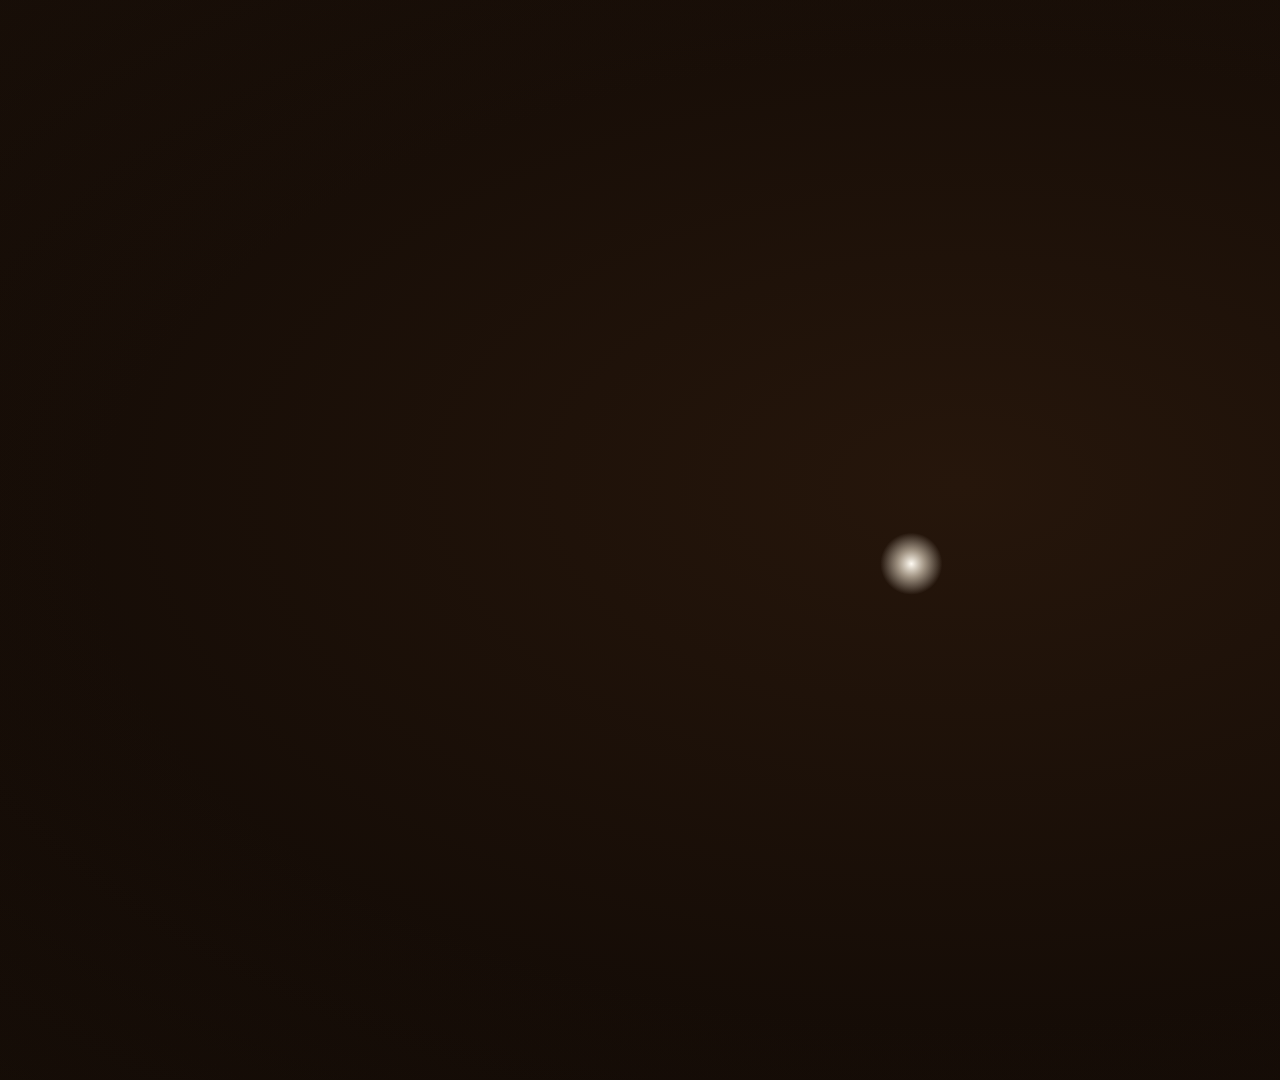
<file: intro/index.html>
<!doctype html><html><head><meta charset="utf-8"><title>Intro Feu d'Élévation</title>
<style>
@font-face{font-family:"InterB";src:url(fonts/inter-500.woff2) format("woff2");font-weight:100 900}
html,body{margin:0;background:#000}
#stage{width:1920px;height:1080px;overflow:hidden}
svg{display:block}
text{font-family:"InterB",Inter,Arial,sans-serif;font-weight:500}
</style></head><body>
<!--
  STORYBOARD (repère 2560×1440 = celui de la bannière ; rendu 1920×1080)
  0,0–1,0  Noir. Une étincelle naît et s'élève doucement.          → « élévation »
  0,6–2,1  La lumière s'ouvre depuis l'étincelle : le noir devient crème.
  1,0–2,0  La main lève la torche vers l'étincelle.
  2,0      La torche touche l'étincelle : allumage (coup grave).    → « feu »
  2,0–2,7  La flamme pousse depuis la tête de la torche.
  3,0–3,9  Le logo glisse vers sa place de bannière.
  3,45–4,35 Le nom sort de derrière la torche, de gauche à droite.
  4,0–4,95 Surtitre, trait, slogan.
  4,95–6,0 Image tenue = bannière exacte. Flamme et lueur vivent.
  Courbes : expOut (entrées), expInOut (déplacements), sinus pour la lumière et la main.
  Vacillement et pulsation identiques au logo animé et à la charte (période 3,2 s).
-->
<div id="stage"><svg id="s" width="1920" height="1080" viewBox="0 0 2560 1440">
<defs>
 <radialGradient id="bg" cx="50%" cy="48%" r="80%"><stop offset="0" stop-color="#FAF4EA"/><stop offset="0.5" stop-color="#F5EDE0"/><stop offset="1" stop-color="#E2CFB2"/></radialGradient>
 <radialGradient id="dark" cx="50%" cy="45%" r="75%"><stop offset="0" stop-color="#26160B"/><stop offset="1" stop-color="#0C0704"/></radialGradient>
 <radialGradient id="glow" gradientUnits="userSpaceOnUse" cx="0" cy="0" r="1"><stop offset="0" stop-color="#FFFBF3"/><stop offset=".45" stop-color="#FDF1DC" stop-opacity=".55"/><stop offset="1" stop-color="#F5EDE0" stop-opacity="0"/></radialGradient>
 <radialGradient id="halo" gradientUnits="userSpaceOnUse" cx="0" cy="0" r="1"><stop offset="0" stop-color="#F2A858" stop-opacity=".85"/><stop offset=".4" stop-color="#F6C589" stop-opacity=".35"/><stop offset="1" stop-color="#F6C589" stop-opacity="0"/></radialGradient>
 <radialGradient id="vig" cx="50%" cy="50%" r="72%"><stop offset="0.6" stop-color="#3B2412" stop-opacity="0"/><stop offset="1" stop-color="#3B2412" stop-opacity="0.2"/></radialGradient>
 <filter id="soft" filterUnits="userSpaceOnUse" x="-600" y="-600" width="3760" height="2640"><feGaussianBlur stdDeviation="150"/></filter>
 <mask id="reveal"><rect x="-200" y="-200" width="2960" height="1840" fill="black"/><circle id="revc" r="0" fill="white" filter="url(#soft)"/></mask>
 <clipPath id="wipe"><rect id="wipeR" x="0" y="0" width="0" height="1440"/></clipPath>
</defs>
<g id="cam">
 <rect width="2560" height="1440" fill="url(#dark)"/>
 <g mask="url(#reveal)"><rect width="2560" height="1440" fill="url(#bg)"/></g>
 <ellipse id="glowE" rx="1" ry="1" fill="url(#glow)"/>
 <rect width="2560" height="1440" fill="url(#vig)"/>
 <g id="logo" fill="#3B2412" fill-rule="evenodd">
  <path id="torch" d="M363.3 798.7C360.2 795.6 353.6 792.0 351.0 792.0C350.0 792.0 348.8 791.5 348.5 791.0C348.2 790.5 345.5 790.0 342.7 790.0C338.2 790.0 336.5 789.3 330.5 785.5C326.7 783.0 322.4 781.0 321.0 781.0C316.3 781.0 311.4 779.0 307.3 775.5C305.0 773.6 302.7 772.0 302.1 772.0C301.5 772.0 301.0 771.4 301.0 770.6C301.0 769.8 299.9 766.9 298.5 764.2C297.1 761.4 296.0 758.7 296.0 758.1C296.0 757.5 295.6 757.0 295.0 757.0C292.1 757.0 283.0 740.8 283.0 735.4C282.9 733.8 282.3 731.4 281.5 730.0C280.7 728.6 280.1 726.7 280.0 725.8C280.0 724.9 278.9 722.4 277.5 720.4C274.5 716.0 274.1 708.6 276.6 703.8C278.0 701.2 278.0 699.6 277.0 692.1C276.3 687.4 275.4 676.8 274.9 668.5C273.4 641.8 272.2 637.1 262.5 622.5C259.5 618.0 257.0 613.9 257.0 613.5C257.0 611.4 246.6 599.0 243.5 597.6C241.6 596.7 239.8 595.5 239.5 595.0C239.2 594.4 238.0 594.0 236.9 594.0C235.9 594.0 234.2 593.6 233.2 593.1C227.2 590.0 220.0 587.6 213.7 586.4C211.7 586.1 209.7 585.4 209.4 584.9C209.1 584.4 208.0 584.0 207.0 584.0C200.3 584.0 181.1 570.9 174.8 562.0C170.1 555.5 170.3 532.5 175.2 527.3C177.3 525.1 178.0 524.9 183.4 525.6C186.7 525.9 191.8 527.1 194.9 528.1C197.9 529.2 201.6 530.0 203.1 530.0C204.6 530.0 206.1 530.4 206.4 530.9C206.7 531.4 208.6 532.1 210.6 532.5C212.6 532.8 215.0 533.5 215.9 533.9C218.2 535.1 224.0 537.0 227.7 538.0C229.4 538.4 233.0 539.8 235.7 541.0C238.3 542.2 241.4 543.6 242.5 544.1C243.6 544.5 247.4 545.1 251.0 545.3C256.8 545.6 268.3 549.1 273.2 552.0C274.2 552.5 275.6 553.0 276.4 553.0C277.1 553.0 279.1 553.7 280.6 554.5C282.2 555.3 284.3 556.0 285.2 556.0C286.1 556.0 287.2 556.5 287.5 557.0C287.8 557.5 288.8 558.0 289.5 558.0C290.3 558.0 294.9 559.8 299.7 562.1C312.8 568.1 313.1 568.3 314.1 570.1C314.8 571.4 315.9 571.7 318.8 571.3C321.6 570.9 323.6 571.3 325.6 572.6C328.6 574.5 334.0 579.8 334.0 580.7C334.0 581.0 336.4 584.3 339.4 587.9C344.7 594.3 352.0 607.0 352.0 609.6C352.0 610.3 353.3 611.8 355.0 613.0C357.1 614.5 359.8 619.0 364.1 627.8C370.3 640.9 370.9 642.0 375.5 650.5C377.0 653.2 378.9 656.9 379.8 658.5C381.7 662.3 388.9 673.1 393.5 679.0C399.8 687.2 406.0 696.8 406.0 698.2C406.0 699.0 406.7 700.5 407.5 701.6C409.4 704.0 409.4 709.0 407.5 711.4C406.4 712.9 406.0 716.3 406.0 725.1C406.0 731.9 405.6 737.1 405.0 737.5C404.4 737.8 404.0 739.3 404.0 740.8C403.9 742.3 403.3 744.6 402.5 746.0C401.7 747.4 401.1 749.4 401.0 750.6C401.0 751.7 400.2 754.4 399.1 756.6C397.5 760.0 395.2 765.2 392.0 772.5C391.6 773.6 390.2 777.1 388.9 780.2C384.9 790.5 378.0 797.0 371.1 797.0C369.9 797.0 368.7 797.7 368.4 798.5C367.7 800.3 365.0 800.4 363.3 798.7ZM192.6 793.2C188.7 790.9 185.1 786.9 185.0 784.8C185.0 783.9 184.6 782.8 184.0 782.5C182.4 781.5 182.8 772.7 184.6 770.2C186.5 767.5 193.1 764.0 196.4 764.0C197.7 764.0 201.0 762.9 203.7 761.6C210.1 758.4 216.6 756.0 218.8 756.0C219.8 756.0 223.0 754.9 225.8 753.5C228.7 752.1 231.2 751.0 231.5 751.0C231.8 751.0 233.8 749.9 236.0 748.5C238.2 747.1 240.8 746.0 241.8 746.0C242.9 746.0 245.1 745.3 246.7 744.5C249.9 742.9 265.9 742.2 269.2 743.5C272.2 744.7 276.7 753.3 278.4 761.1C280.3 769.9 279.8 773.2 276.4 775.5C275.0 776.4 273.4 778.2 272.8 779.6C272.2 780.9 270.9 782.0 270.0 782.0C269.0 782.0 267.7 782.6 267.1 783.4C266.5 784.1 263.4 785.0 260.2 785.4C257.1 785.8 252.2 786.5 249.5 786.9C244.9 787.7 241.2 788.2 219.5 791.2C215.1 791.8 210.3 792.9 208.8 793.6C205.0 795.5 196.1 795.3 192.6 793.2ZM164.9 763.8C164.1 763.0 162.7 762.1 161.7 761.7C160.8 761.4 159.3 759.4 158.4 757.3C157.5 755.2 156.3 752.6 155.7 751.5C154.6 749.4 153.3 744.2 152.3 738.0C152.0 736.1 151.2 733.6 150.5 732.5C149.8 731.4 149.5 728.9 149.7 726.8C150.1 723.6 150.6 723.0 152.6 723.0C153.8 723.0 155.2 722.6 155.5 722.0C155.8 721.5 158.2 720.1 160.8 719.0C163.3 717.9 166.2 716.3 167.1 715.4C169.1 713.6 182.1 707.0 183.6 707.0C184.2 707.0 185.3 706.4 185.9 705.7C186.8 704.5 192.5 701.4 197.0 699.6C197.8 699.2 200.8 697.6 203.5 696.0C206.2 694.3 211.6 691.4 215.3 689.5C219.1 687.6 223.3 685.2 224.8 684.2C226.3 683.1 230.4 680.8 234.0 678.9C240.2 675.7 240.9 675.6 250.5 675.7C263.0 676.0 264.5 677.2 263.6 686.0C262.6 696.7 260.2 705.9 256.6 713.1C253.3 719.7 251.7 721.5 246.5 724.8C240.4 728.7 216.0 741.0 214.4 741.0C213.6 741.0 211.2 742.1 209.2 743.5C207.2 744.9 204.9 746.0 204.1 746.0C201.3 746.0 195.0 749.4 194.4 751.2C194.1 752.2 193.5 753.0 193.0 753.0C192.5 753.0 190.9 754.0 189.3 755.3C187.8 756.6 184.9 758.5 183.0 759.6C181.1 760.6 178.8 762.0 178.0 762.7C175.5 764.7 166.6 765.4 164.9 763.8ZM172.0 742.5C172.0 741.6 171.1 741.0 169.5 741.0C167.1 741.0 166.3 742.0 167.7 743.3C168.9 744.6 172.0 744.0 172.0 742.5ZM367.5 708.1C367.5 701.7 365.8 698.2 364.0 701.0C362.9 702.7 362.7 715.3 363.7 716.4C365.4 718.1 367.4 713.7 367.5 708.1ZM149.0 705.5C149.0 704.7 148.3 704.0 147.5 704.0C142.9 704.0 138.1 697.3 135.8 687.5C134.3 681.2 135.3 672.3 137.9 669.7C138.5 669.1 139.0 667.1 139.0 665.4C139.0 662.9 139.6 661.8 141.8 660.8C143.3 660.0 147.1 657.9 150.2 656.2C153.3 654.4 156.5 653.0 157.2 653.0C158.7 653.0 190.8 637.3 193.0 635.5C193.8 634.8 197.6 632.6 201.3 630.6C205.0 628.6 209.5 626.1 211.3 625.1C215.7 622.7 224.3 620.0 227.7 620.0C234.0 620.0 245.7 629.1 247.4 635.2C249.6 643.5 249.3 648.9 246.6 652.5C245.2 654.3 244.0 656.2 244.0 656.7C243.9 657.9 234.6 664.5 226.0 669.3C224.6 670.1 220.1 672.5 216.0 674.7C211.9 677.0 206.2 680.0 203.5 681.5C200.8 683.0 198.1 684.5 197.5 685.0C196.9 685.4 192.4 687.9 187.5 690.5C182.6 693.1 176.5 696.7 174.0 698.4C171.5 700.2 167.7 702.4 165.5 703.4C163.3 704.5 160.7 705.7 159.8 706.1C156.7 707.7 149.0 707.2 149.0 705.5ZM291.0 683.8C291.0 681.8 290.5 678.9 289.9 677.3C289.3 675.8 288.5 672.3 288.1 669.6C287.8 666.9 286.9 664.5 286.2 664.2C284.5 663.7 284.6 672.4 286.5 678.6C287.3 681.3 288.0 684.7 288.0 686.1C288.0 687.5 288.3 689.0 288.7 689.3C289.8 690.5 291.0 687.7 291.0 683.8ZM127.7 647.5C126.4 644.8 126.0 641.2 126.1 632.3C126.1 619.1 127.2 615.9 132.8 613.3C134.7 612.4 136.0 611.0 136.0 609.9C136.0 608.8 136.6 607.8 137.2 607.6C137.9 607.4 140.5 606.7 143.0 606.0C145.5 605.4 148.8 604.2 150.3 603.4C151.9 602.6 153.7 602.0 154.5 602.0C155.2 602.0 156.3 601.3 157.0 600.5C157.7 599.7 159.2 599.0 160.5 599.0C161.7 599.0 163.0 598.7 163.4 598.3C165.3 596.4 176.7 593.3 185.3 592.3C191.3 591.7 193.6 593.4 194.6 599.3C194.9 601.6 195.9 604.4 196.6 605.5C199.8 610.0 197.2 617.0 192.3 617.0C191.2 617.0 187.5 618.8 184.1 621.0C180.7 623.2 177.7 625.0 177.4 625.0C177.0 625.0 175.4 626.2 173.6 627.6C171.9 629.0 163.3 634.9 154.5 640.6C140.1 650.0 138.1 651.0 134.0 651.0C129.7 651.0 129.3 650.8 127.7 647.5ZM112.2 566.9C109.8 561.3 108.9 558.6 105.5 547.5C104.0 542.5 102.2 536.7 101.5 534.5C100.8 532.3 99.7 528.5 99.0 526.0C98.4 523.5 97.2 520.0 96.4 518.2C95.6 516.4 95.0 514.2 95.0 513.2C95.0 512.3 93.8 509.2 92.5 506.5C91.1 503.8 90.0 500.7 90.0 499.8C90.0 498.9 89.5 497.8 89.0 497.5C88.5 497.2 88.0 496.1 88.0 495.2C88.0 494.3 87.3 492.2 86.5 490.6C85.7 489.1 85.0 487.0 85.0 486.1C85.0 485.2 84.3 483.6 83.5 482.6C82.7 481.5 82.0 479.8 82.0 478.8C82.0 477.8 81.6 476.2 81.1 475.2C80.6 474.3 79.5 471.0 78.7 468.0C72.1 444.8 72.4 445.2 66.8 444.8C62.5 444.5 62.5 444.5 62.2 439.9C61.9 435.6 62.1 435.2 64.5 434.6C67.4 433.9 67.7 431.9 65.5 425.1C64.8 422.6 63.6 418.5 63.0 416.0C62.4 413.5 61.4 410.1 60.8 408.5C60.2 406.9 59.5 403.7 59.3 401.4C58.4 393.1 68.2 388.7 80.4 392.1C82.6 392.7 87.8 393.6 91.9 394.1C96.1 394.6 102.9 395.5 107.0 396.0C111.1 396.5 116.1 397.4 118.0 397.9C119.9 398.5 123.4 399.0 125.7 399.0C128.1 399.0 133.0 399.4 136.7 400.0C153.8 402.4 167.0 404.1 172.0 404.4C185.6 405.5 198.1 406.9 199.2 407.6C200.6 408.5 220.0 409.7 247.5 410.6C265.7 411.2 268.5 411.9 267.5 415.0C267.2 416.0 268.7 420.7 271.0 425.5C273.2 430.3 275.0 435.1 275.0 436.0C275.0 437.0 275.7 439.7 276.5 442.0C277.7 445.4 278.0 452.1 278.1 474.4C278.2 506.7 277.6 511.8 273.3 521.8C271.9 525.0 271.9 525.0 264.0 525.0C259.6 525.0 254.3 524.4 252.3 523.6C245.2 521.1 241.4 520.0 239.4 520.0C238.4 520.0 236.6 519.3 235.6 518.5C234.5 517.7 232.4 517.0 231.0 517.0C229.6 517.0 228.0 516.6 227.5 516.1C226.1 514.9 216.5 512.0 213.9 512.0C212.7 512.0 209.4 511.4 206.6 510.6C197.4 508.0 185.7 506.7 181.4 507.9C179.3 508.5 175.4 509.2 172.8 509.5C170.1 509.9 168.0 510.5 168.0 511.0C168.0 511.5 166.8 513.3 165.2 515.1C161.3 519.7 158.6 529.8 157.1 545.2C156.6 549.9 155.9 554.3 155.6 554.8C155.3 555.3 155.5 557.2 156.1 558.9C157.0 561.5 156.9 562.5 155.5 564.6C152.5 569.2 148.0 570.3 130.3 570.8L114.2 571.2L112.2 566.9ZM132.6 494.5C134.2 491.4 136.9 487.4 138.7 485.5C141.1 482.9 141.9 481.4 141.5 479.7C140.4 475.4 146.9 471.1 154.5 471.0C156.1 471.0 160.9 470.3 165.2 469.3C172.0 467.9 174.9 467.8 189.7 468.8C198.9 469.5 209.0 470.5 212.0 471.0C215.0 471.6 220.0 472.4 223.0 472.8C226.0 473.2 229.5 474.1 230.7 474.8C231.9 475.5 234.4 476.0 236.4 476.0C238.3 476.0 240.2 476.4 240.5 477.0C240.8 477.6 241.8 478.0 242.7 478.0C244.0 478.0 244.2 476.7 243.6 468.8C242.6 454.8 241.9 448.6 241.0 448.0C240.6 447.7 223.2 447.9 202.3 448.3C147.6 449.5 121.2 449.6 115.8 448.6C111.1 447.7 111.0 447.8 111.0 450.3C111.0 451.7 111.4 453.1 111.9 453.4C112.4 453.7 113.0 455.2 113.3 456.7C113.5 458.3 114.3 461.1 115.0 463.0C115.7 464.9 116.6 467.4 117.0 468.5C117.4 469.6 118.3 472.1 119.0 474.0C119.7 475.9 120.5 478.9 120.7 480.5C121.0 482.1 121.6 483.9 122.0 484.5C122.9 485.8 125.6 493.7 126.4 497.2C127.4 501.5 129.6 500.5 132.6 494.5ZM127.0 428.0C125.0 426.7 121.3 426.7 120.5 428.0C120.1 428.6 121.6 429.0 124.2 429.0C127.3 429.0 128.1 428.7 127.0 428.0ZM115.0 426.0C115.0 424.8 114.9 424.8 108.2 424.5C103.3 424.3 102.1 424.8 103.7 426.3C104.7 427.4 115.0 427.1 115.0 426.0Z"/>
  <path id="flame" d="M215.5 390.0C215.2 389.4 214.2 389.0 213.3 389.0C212.5 389.0 210.4 388.4 208.7 387.6C206.9 386.8 204.4 386.0 203.0 385.7C197.4 384.5 187.7 380.4 185.6 378.3C181.7 374.3 181.2 373.8 179.5 372.1C176.3 369.1 168.5 357.3 165.1 350.4C160.2 340.5 160.2 340.6 159.5 336.6C159.1 334.6 158.4 332.7 157.9 332.4C157.4 332.1 157.0 330.9 157.0 329.7C157.0 328.4 156.4 326.6 155.6 325.5C153.3 322.1 152.6 315.1 152.6 296.0C152.6 276.6 153.2 269.8 155.5 264.0C156.2 262.1 157.6 257.8 158.6 254.5C159.5 251.2 160.6 247.8 161.0 247.0C161.4 246.2 162.5 243.8 163.3 241.8C164.2 239.8 168.7 232.4 173.3 225.3C177.8 218.3 182.6 210.9 183.8 209.0C185.0 207.1 187.5 204.4 189.5 203.0C194.6 199.3 194.0 198.0 187.4 198.0C182.3 198.0 174.3 199.9 169.8 202.1C168.8 202.6 166.5 203.0 164.5 203.0C161.5 203.0 157.2 204.4 151.8 207.1C150.8 207.6 149.0 208.0 147.8 208.0C141.0 208.0 123.1 223.7 116.9 235.1C111.8 244.4 110.7 250.3 111.3 265.0C111.9 278.8 113.1 288.8 114.4 290.8C114.9 291.6 115.6 294.7 116.1 297.8C117.3 306.2 118.6 312.2 119.7 315.0C121.3 318.9 123.0 324.5 123.0 325.9C123.0 326.6 123.6 328.6 124.4 330.3C125.1 332.1 126.5 335.5 127.5 338.0C131.1 347.1 132.1 349.0 134.0 350.0C138.7 352.5 135.3 361.6 126.8 369.6C119.9 376.2 116.3 378.0 110.2 378.0C101.9 378.0 93.0 376.8 93.0 375.6C93.0 373.3 87.7 370.0 84.0 370.0C80.3 370.0 78.9 369.0 76.2 364.2C75.5 362.9 72.1 358.4 68.7 354.3C60.3 344.1 52.4 333.4 44.4 321.5C40.6 316.0 36.8 310.5 35.7 309.3C34.6 308.1 32.8 305.3 31.6 303.1C25.8 292.1 22.8 286.8 20.5 283.4C19.1 281.4 18.0 279.0 18.0 278.1C18.0 277.1 17.6 276.0 17.1 275.5C15.7 274.0 10.0 259.2 10.0 257.0C10.0 255.9 9.6 254.2 9.1 253.2C6.8 249.0 4.5 236.3 2.9 219.0C2.4 212.7 1.5 206.7 1.0 205.8C-0.2 203.7 -0.3 189.7 0.8 188.6C1.2 188.2 2.1 183.3 2.8 177.7C5.2 159.3 7.1 148.0 9.1 141.4C9.6 139.7 10.0 137.3 10.0 135.9C10.1 134.6 10.7 132.4 11.5 131.0C12.3 129.6 12.9 126.8 13.0 124.8C13.0 122.8 13.5 120.8 14.0 120.5C14.6 120.2 15.0 119.2 15.0 118.4C15.0 113.2 36.0 74.0 38.8 74.0C39.2 74.0 40.9 72.3 42.5 70.2C45.1 67.0 58.8 53.8 63.2 50.4C64.5 49.4 76.9 40.3 82.5 36.3C97.2 25.7 115.2 15.0 118.1 15.0C118.6 15.0 120.8 13.9 123.0 12.5C125.2 11.1 127.8 10.0 128.9 10.0C130.0 10.0 131.2 9.5 131.5 9.0C131.8 8.4 132.9 8.0 133.9 8.0C134.9 8.0 136.3 7.3 137.0 6.5C137.7 5.7 139.5 5.0 141.1 5.0C142.6 5.0 144.2 4.5 144.5 4.0C144.8 3.5 146.0 3.0 147.0 3.0C148.0 3.0 149.5 2.3 150.4 1.5C151.5 0.4 154.2 0.0 161.7 0.0C171.0 0.1 171.6 0.2 173.4 2.6C175.2 5.1 175.2 5.2 172.9 7.6C171.7 8.9 169.8 10.0 168.8 10.0C164.3 10.0 142.0 35.4 135.7 47.7C126.2 66.3 122.4 75.9 123.4 78.7C123.9 79.9 130.0 76.5 135.1 72.0C137.1 70.3 139.7 69.0 152.2 63.1C157.0 60.8 161.5 59.0 162.2 59.0C164.0 59.0 171.6 56.3 176.7 54.0C181.0 52.0 186.4 50.4 193.5 49.1C195.7 48.7 198.5 47.8 199.7 47.2C200.9 46.5 203.2 46.0 204.9 46.0C206.5 46.0 208.2 45.5 208.5 45.0C208.8 44.5 210.7 44.0 212.6 44.0C214.6 44.0 217.1 43.5 218.3 42.8C221.4 41.1 236.9 38.8 257.0 37.1C273.3 35.7 305.0 35.7 308.7 37.1C311.3 38.1 314.2 38.5 333.1 40.9C336.7 41.3 340.2 42.0 340.8 42.4C341.4 42.8 344.7 43.5 348.2 44.0C351.7 44.5 355.9 45.1 357.5 45.4C377.7 48.6 388.2 49.3 393.2 48.0C396.1 47.3 401.6 46.3 405.5 45.9C417.6 44.5 423.4 43.4 425.7 42.2C426.9 41.5 429.0 41.0 430.4 41.0C431.8 41.0 433.2 40.5 433.5 40.0C433.8 39.5 435.4 39.0 437.1 39.0C441.9 39.0 454.8 31.5 463.9 23.4C468.9 19.0 470.4 18.2 475.2 17.6C484.5 16.4 486.0 17.2 486.0 23.5C486.0 26.4 485.4 30.1 484.6 31.7C483.8 33.2 482.7 36.3 482.0 38.5C481.0 42.1 479.2 46.4 476.9 51.2C476.4 52.2 476.0 53.8 476.0 54.8C476.0 55.7 475.4 57.4 474.7 58.5C473.9 59.6 472.5 63.2 471.5 66.5C470.5 69.8 468.8 74.0 467.8 75.8C466.8 77.6 466.0 79.5 466.0 80.1C466.0 81.9 462.7 88.2 458.8 94.0C456.7 97.0 451.2 105.1 446.6 112.1C442.0 119.0 437.4 125.3 436.5 126.0C435.5 126.8 432.4 130.6 429.5 134.5C423.5 142.3 403.4 163.2 395.1 170.0C392.1 172.5 389.2 175.0 388.6 175.5C386.8 177.1 375.6 186.2 370.6 190.0C365.1 194.3 364.8 195.4 369.8 194.6C371.8 194.2 379.4 193.5 386.5 193.0C398.3 192.2 413.8 190.2 421.5 188.5C424.2 187.9 428.3 186.3 433.2 183.9C434.2 183.4 435.5 183.0 436.1 183.0C437.2 183.0 442.8 180.8 446.2 178.9C447.2 178.4 448.5 178.0 449.2 178.0C449.9 178.0 451.9 177.3 453.5 176.4C458.9 173.5 463.1 174.1 467.3 178.2C469.3 180.3 471.0 182.8 471.0 183.8C471.0 188.4 467.8 197.6 465.5 199.7C464.1 200.9 463.0 202.1 463.0 202.4C463.0 203.1 454.8 215.0 449.1 222.6C444.2 229.1 435.2 238.1 424.5 247.2C420.6 250.5 415.5 255.1 413.0 257.4C408.4 261.7 398.7 269.1 396.0 270.3C395.2 270.7 393.1 271.8 391.5 272.8C381.9 278.6 359.7 288.8 352.5 290.7C351.4 291.0 348.3 292.3 345.6 293.6C342.8 294.9 339.9 296.0 339.0 296.0C338.1 296.0 337.0 296.4 336.5 296.9C335.9 297.3 333.0 298.5 330.0 299.4C327.0 300.4 323.1 301.6 321.5 302.2C319.9 302.8 316.7 303.5 314.5 303.7C312.3 304.0 310.1 304.6 309.6 305.1C309.0 305.6 307.4 306.0 305.8 306.0C304.3 306.0 301.6 306.6 299.8 307.4C298.0 308.2 294.5 309.4 292.0 310.0C284.2 312.1 280.7 314.3 273.5 321.6C260.3 334.9 250.0 353.4 249.2 365.0C249.0 368.6 248.4 371.9 247.9 372.4C247.4 373.0 247.0 374.2 247.0 375.1C247.0 377.4 233.9 387.1 228.0 389.3C222.9 391.2 216.5 391.5 215.5 390.0ZM193.0 290.8C193.0 289.3 192.6 287.9 192.1 287.6C191.1 287.0 188.0 294.6 188.0 297.5C188.1 300.7 193.0 294.1 193.0 290.8ZM208.5 269.7C208.5 267.1 206.5 267.2 206.2 269.9C205.9 271.5 206.3 272.1 207.2 271.8C207.9 271.5 208.5 270.6 208.5 269.7ZM260.0 206.5C263.5 204.7 263.9 203.0 260.8 203.0C258.6 203.0 255.0 205.6 255.0 207.2C255.0 208.4 256.7 208.2 260.0 206.5ZM335.0 205.0C336.1 204.3 335.7 204.0 333.2 204.0C331.5 204.0 330.0 204.4 330.0 205.0C330.0 206.3 333.0 206.3 335.0 205.0ZM48.5 113.7C48.5 111.1 46.5 111.2 46.2 113.9C45.9 115.5 46.3 116.1 47.2 115.8C47.9 115.5 48.5 114.6 48.5 113.7ZM64.4 89.6C68.6 84.0 67.1 83.0 62.1 88.1C60.4 89.8 59.0 91.6 59.0 92.1C59.0 94.1 61.9 92.8 64.4 89.6ZM394.4 78.9C395.0 78.4 394.6 77.8 393.7 77.4C391.9 76.8 389.0 78.5 389.0 80.2C389.0 81.2 392.9 80.3 394.4 78.9Z"/>
 </g>
 <g id="embers" fill="#B8662A"></g>
 <ellipse id="haloE" rx="1" ry="1" fill="url(#halo)"/>
 <circle id="spark" r="0" fill="#C8682A"/>
 <text id="eyebrow" font-size="26" letter-spacing="11" fill="#8A6E57">MINISTÈRE CHRÉTIEN</text>
 <g clip-path="url(#wipe)"><path id="name" fill="#3B2412" d="M30 -700H467V-550H180V-388H393V-281H180V0H30ZM778 -346Q742 -363 708.0 -357.5Q674 -352 649.5 -323.5Q625 -295 624 -257ZM728 -510Q812 -510 879.0 -460.5Q946 -411 971 -333L678 -164Q715 -143 756.0 -154.5Q797 -166 818 -203L949 -128Q915 -69 856.0 -34.5Q797 0 728 0Q623 0 548.0 -75.0Q473 -150 473.0 -255.0Q473 -360 548.0 -435.0Q623 -510 728 -510ZM990 -256V-511H1140V-256Q1140 -212 1171.0 -181.0Q1202 -150 1245.5 -150.0Q1289 -150 1320.0 -181.0Q1351 -212 1351 -256V-511H1501V0H1351V-63Q1290 0 1208 0Q1118 0 1054.0 -75.0Q990 -150 990 -256ZM2069.0 -181.0Q2100 -212 2100.0 -255.5Q2100 -299 2069.0 -330.0Q2038 -361 1994.5 -361.0Q1951 -361 1920.0 -330.0Q1889 -299 1889.0 -255.5Q1889 -212 1920.0 -181.0Q1951 -150 1994.5 -150.0Q2038 -150 2069.0 -181.0ZM1957 -511Q2039 -511 2100 -448V-700H2250V0H2100V-63Q2039 0 1957 0Q1867 0 1803.0 -75.0Q1739 -150 1739.0 -255.5Q1739 -361 1803.0 -436.0Q1867 -511 1957 -511ZM2300 -559V-690H2450V-559L2413 -495H2326L2363 -559ZM2501 -700H2938V-550H2651V-388H2864V-281H2651V-150H2938V0H2501ZM3128 0H2978V-700H3128ZM3469 -346Q3433 -363 3399.0 -357.5Q3365 -352 3340.5 -323.5Q3316 -295 3315 -257ZM3419 -510Q3503 -510 3570.0 -460.5Q3637 -411 3662 -333L3369 -164Q3406 -143 3447.0 -154.5Q3488 -166 3509 -203L3640 -128Q3606 -69 3547.0 -34.5Q3488 0 3419 0Q3314 0 3239.0 -75.0Q3164 -150 3164.0 -255.0Q3164 -360 3239.0 -435.0Q3314 -510 3419 -510ZM3672 -511H3828L3928 -224L4027 -511H4183L4005 0H3850ZM4532.0 -181.0Q4563 -212 4563.0 -255.5Q4563 -299 4532.0 -330.0Q4501 -361 4457.5 -361.0Q4414 -361 4383.0 -330.0Q4352 -299 4352.0 -255.5Q4352 -212 4383.0 -181.0Q4414 -150 4457.5 -150.0Q4501 -150 4532.0 -181.0ZM4713 0H4563V-63Q4502 0 4420 0Q4330 0 4266.0 -75.0Q4202 -150 4202.0 -255.5Q4202 -361 4266.0 -436.0Q4330 -511 4420 -511Q4502 -511 4563 -448V-511H4713ZM4822 -174H4821V-361H4760V-511H4821V-698H4971V-511H5048V-361H4971V-174Q4971 -163 4978.5 -155.5Q4986 -148 4997 -148Q5007 -148 5014 -153L5080 -19Q5043 2 4997 2Q4925 2 4873.5 -49.5Q4822 -101 4822 -174ZM5111 -550V-700H5261V-550ZM5111 -511H5261V0H5111ZM5627.0 -181.0Q5658 -212 5658.0 -255.5Q5658 -299 5627.0 -330.0Q5596 -361 5552.5 -361.0Q5509 -361 5478.0 -330.0Q5447 -299 5447.0 -255.5Q5447 -212 5478.0 -181.0Q5509 -150 5552.5 -150.0Q5596 -150 5627.0 -181.0ZM5372.0 -75.0Q5297 -150 5297.0 -255.5Q5297 -361 5372.0 -436.0Q5447 -511 5552.5 -511.0Q5658 -511 5733.0 -436.0Q5808 -361 5808.0 -255.5Q5808 -150 5733.0 -75.0Q5658 0 5552.5 0.0Q5447 0 5372.0 -75.0ZM5845 -511H5995V-448Q6056 -511 6138 -511Q6228 -511 6292.0 -436.0Q6356 -361 6356 -256V0H6206V-256Q6206 -299 6175.0 -330.0Q6144 -361 6100.5 -361.0Q6057 -361 6026.0 -330.0Q5995 -299 5995 -256V0H5845ZM2604 -757 L2742 -757 L2889 -930 L2748 -930ZM3278 -567 L3416 -567 L3563 -740 L3422 -740Z"/></g>
 <rect id="rule" height="3" fill="#3B2412" opacity=".55"/>
 <text id="tag" font-size="30" letter-spacing="5" fill="#5A4130">PRIÈRE • ADORATION • ENSEIGNEMENT • ÉVANGÉLISATION</text>
</g>
</svg></div>
<script>
const DUR=6;
const $=id=>document.getElementById(id);
const cl=(x,a=0,b=1)=>Math.min(b,Math.max(a,x));
const seg=(t,a,b)=>cl((t-a)/(b-a));
const lerp=(a,b,x)=>a+(b-a)*x;
const expOut=x=>x>=1?1:1-Math.pow(2,-10*x);
const expInOut=x=>x<=0?0:x>=1?1:x<.5?Math.pow(2,20*x-10)/2:(2-Math.pow(2,-20*x+10))/2;
const sineIO=x=>-(Math.cos(Math.PI*x)-1)/2;
function rnd(n){const x=Math.sin(n*127.1+311.7)*43758.5453;return x-Math.floor(x);}

// Points du logo (repère 486×800)
const BASE={x:163,y:388};   // tête de la torche = point d'allumage
const FC={x:250,y:200};     // cœur de la flamme = centre de la lueur
// Position « héros » (centrée, légèrement haute)
const H={s:627/800}; H.x=1280-486*H.s/2; H.y=(1440-627)/2-30;
// Position finale = bannière (mêmes valeurs que banniere_youtube.svg)
const L={s:380/800}; const LW=486*L.s, NW=1080, NS=NW/6376, GAP=90;
L.x=1280-(LW+GAP+NW)/2; L.y=720-190;
const XT=L.x+LW+GAP, YB=720-152, BASEL=YB+56+1067*NS;

function logoAt(t){
  const dy=lerp(760,0,1-Math.pow(1-seg(t,1.0,2.0),3));
  const m=expInOut(seg(t,3.0,3.9));
  return {x:lerp(H.x,L.x,m), y:lerp(H.y,L.y,m)+dy, s:lerp(H.s,L.s,m)};
}
const map=(T,p)=>({x:T.x+p.x*T.s, y:T.y+p.y*T.s});
// Vacillement : mêmes clés que le CSS (0 / -2 / 1,2 / -0,8 / 0 deg ; 1 / 1,025 / 0,985 / 1,015 / 1), période 3,2 s
const SK=[0,-2,1.2,-.8,0], SY=[1,1.025,.985,1.015,1];
function flick(t){
  const amp=sineIO(seg(t,2.7,3.3)); if(amp<=0) return {sk:0,sy:1,pulse:0};
  const u=((t-2.7)/3.2)%1, q=Math.min(3,Math.floor(u*4)), f=sineIO(u*4-q);
  return {sk:amp*lerp(SK[q],SK[q+1],f), sy:1+amp*(lerp(SY[q],SY[q+1],f)-1), pulse:amp*(.5-.5*Math.cos(2*Math.PI*u))};
}
const SPARK=map({x:H.x,y:H.y,s:H.s},BASE);

const em=[];
function setup(){
  // slogan calé sur la largeur du nom (même calcul que la bannière)
  const tag=$('tag'), w0=tag.getComputedTextLength(), k=NW/w0;
  tag.setAttribute('font-size',(30*k).toFixed(2)); tag.setAttribute('letter-spacing',(5*k).toFixed(2));
  tag.setAttribute('x',XT+2); tag.setAttribute('y',BASEL+88);
  $('eyebrow').setAttribute('x',XT+4); $('rule').setAttribute('x',XT+4); $('rule').setAttribute('y',BASEL+30);
  $('wipeR').setAttribute('x',XT-8);
  const g=$('embers');
  for(let i=0;i<30;i++){const c=document.createElementNS('http://www.w3.org/2000/svg','circle');g.appendChild(c);
    em.push({el:c,born:2.05+rnd(i+50)*3.3,life:1.3+rnd(i+90)*1.2,r:3.5+rnd(i+20)*4.5,
      p:{x:120+rnd(i)*300,y:40+rnd(i+11)*160},drift:(rnd(i+7)-.5)*140,rise:260+rnd(i+3)*260});}
}

window.seek=function(t){
  // caméra : léger recul continu, s'arrête pile à 1 à la fin
  const z=lerp(1.035,1,sineIO(seg(t,0,DUR)));
  $('cam').setAttribute('transform',`translate(1280 720) scale(${z}) translate(-1280 -720)`);

  // 1. étincelle : naît, s'élève, puis se fond dans la flamme
  const sIn=expOut(seg(t,.2,.9)), sGone=seg(t,2.0,2.2);
  const sy=SPARK.y+lerp(70,0,expOut(seg(t,.2,1.8)));
  const sr=(12+2*Math.sin(t*11))*sIn*(1-sGone);
  $('spark').setAttribute('cx',SPARK.x); $('spark').setAttribute('cy',sy); $('spark').setAttribute('r',Math.max(sr,0.001));
  const hr=lerp(0,120,sIn)*(1-sGone);
  $('haloE').setAttribute('transform',`translate(${SPARK.x} ${sy}) scale(${Math.max(hr,0.001)})`);

  // 2. la lumière s'ouvre depuis l'étincelle
  const rc=$('revc'); rc.setAttribute('cx',SPARK.x); rc.setAttribute('cy',SPARK.y);
  rc.setAttribute('r',lerp(0,2600,sineIO(seg(t,.6,2.1))));

  // 3. torche + flamme
  const T=logoAt(t), fl=flick(t);
  $('logo').setAttribute('transform',`translate(${T.x} ${T.y}) scale(${T.s})`);
  const ig=seg(t,2.0,2.7), fs=lerp(.04,1,expOut(ig));
  $('flame').setAttribute('transform',`translate(${BASE.x} ${BASE.y}) skewX(${fl.sk}) scale(${fs} ${fs*fl.sy}) translate(${-BASE.x} ${-BASE.y})`);
  $('flame').setAttribute('opacity',cl((t-2.0)/.05));

  // 4. lueur : suit l'étincelle puis le cœur de la flamme
  const fc=map(T,FC), ign=expOut(ig);
  const gx=lerp(SPARK.x,fc.x,ign), gy=lerp(sy,fc.y,ign);
  const Rpre=lerp(40,520,expInOut(seg(t,.3,2.0))), Rpost=560*T.s/L.s;
  const puff=t<2?0:Math.exp(-(t-2)*4)*(1-Math.exp(-(t-2)*40));
  const R=lerp(Rpre,Rpost,ign)*(1+.18*puff);
  const ge=$('glowE'); ge.setAttribute('transform',`translate(${gx} ${gy}) scale(${R*lerp(1,1.3,ign)} ${R})`);
  ge.setAttribute('opacity',(1-.3*fl.pulse).toFixed(3));

  // 5. braises : partent de la flamme là où elle est à leur naissance
  em.forEach(e=>{const a=(t-e.born)/e.life; if(a<0||a>1){e.el.setAttribute('r',0);return;}
    const P=map(logoAt(e.born),e.p), sc=logoAt(e.born).s/L.s;
    e.el.setAttribute('cx',P.x+e.drift*a*sc+8*Math.sin(t*3+e.p.x)); e.el.setAttribute('cy',P.y-e.rise*a*sc);
    e.el.setAttribute('r',e.r*sc*(1-a*.7)); e.el.setAttribute('opacity',(Math.sin(Math.PI*a)*.6).toFixed(3));});

  // 6. le nom sort de derrière la torche
  const ni=seg(t,3.45,4.35);
  $('wipeR').setAttribute('width',(NW+40)*expInOut(ni));
  $('name').setAttribute('transform',`translate(${XT+lerp(-50,0,expOut(ni))} ${BASEL}) scale(${NS})`);

  // 7. surtitre, trait, slogan
  const e1=expOut(seg(t,4.0,4.6)); $('eyebrow').setAttribute('y',YB+22+lerp(14,0,e1)); $('eyebrow').setAttribute('opacity',e1);
  $('rule').setAttribute('width',90*expOut(seg(t,4.15,4.7)));
  const e2=expOut(seg(t,4.25,4.95)); $('tag').setAttribute('transform',`translate(0 ${lerp(16,0,e2)})`); $('tag').setAttribute('opacity',e2);
};
window.ready=document.fonts.ready.then(()=>{setup();window.seek(0);});

// ---- bande-son : chaque son tombe sur un événement de l'image ----
window.renderAudio=async function(){
  const sr=48000,len=Math.ceil(DUR*sr),ac=new OfflineAudioContext(2,len,sr);
  const master=ac.createGain();master.gain.value=.5;master.connect(ac.destination);
  const conv=ac.createConvolver(),ir=ac.createBuffer(2,sr*3,sr);
  for(let c=0;c<2;c++){const d=ir.getChannelData(c);for(let i=0;i<d.length;i++)d[i]=(rnd(i*7+c)*2-1)*Math.pow(1-i/d.length,3);}
  conv.buffer=ir;const wet=ac.createGain();wet.gain.value=.35;conv.connect(wet);wet.connect(master);
  const bus=ac.createGain();bus.connect(master);bus.connect(conv);
  const noise=(sec)=>{const b=ac.createBuffer(1,sr*sec,sr),d=b.getChannelData(0);for(let i=0;i<d.length;i++)d[i]=rnd(i*3.1)*2-1;return b;};
  // nappe Ré majeur (add9) qui s'ouvre avec la lumière
  const pad=(f,start,peak)=>{[-5,5].forEach(dt=>{const o=ac.createOscillator();o.type='sawtooth';o.frequency.value=f;o.detune.value=dt;
    const lp=ac.createBiquadFilter();lp.type='lowpass';lp.Q.value=.5;lp.frequency.setValueAtTime(250,start);lp.frequency.linearRampToValueAtTime(1600,2.3);lp.frequency.linearRampToValueAtTime(2200,4.4);
    const g=ac.createGain();g.gain.setValueAtTime(0,start);g.gain.linearRampToValueAtTime(peak,start+2);g.gain.setValueAtTime(peak,DUR-.6);g.gain.linearRampToValueAtTime(0,DUR);
    o.connect(lp);lp.connect(g);g.connect(bus);o.start(start);o.stop(DUR);});};
  [146.83,220,293.66,329.63,369.99].forEach((f,i)=>pad(f,.3+i*.12,.032));
  pad(73.42,2.0,.05);
  const bell=(t0,f,a,dec=2.4)=>{[1,2.01,3.02].forEach((h,k)=>{const o=ac.createOscillator();o.frequency.value=f*h;const g=ac.createGain();
    g.gain.setValueAtTime(0,t0);g.gain.linearRampToValueAtTime(a/(k+1),t0+.008);g.gain.exponentialRampToValueAtTime(.0004,t0+dec);o.connect(g);g.connect(bus);o.start(t0);o.stop(t0+dec+.1);});};
  bell(.2,1174.66,.035,1.6);                     // l'étincelle naît
  // montée de souffle jusqu'à l'allumage, coupée net à 2,0
  {const s=ac.createBufferSource();s.buffer=noise(2);const bp=ac.createBiquadFilter();bp.type='bandpass';bp.Q.value=1.1;
   bp.frequency.setValueAtTime(300,.6);bp.frequency.exponentialRampToValueAtTime(4200,2.0);
   const g=ac.createGain();g.gain.setValueAtTime(0,.6);g.gain.linearRampToValueAtTime(.16,1.97);g.gain.linearRampToValueAtTime(0,2.0);
   s.connect(bp);bp.connect(g);g.connect(bus);s.start(.6);s.stop(2.05);}
  // allumage : coup grave + souffle de feu
  {const o=ac.createOscillator();o.frequency.setValueAtTime(110,2.0);o.frequency.exponentialRampToValueAtTime(38,3.2);
   const g=ac.createGain();g.gain.setValueAtTime(0,2.0);g.gain.linearRampToValueAtTime(.6,2.015);g.gain.exponentialRampToValueAtTime(.001,3.8);o.connect(g);g.connect(bus);o.start(2.0);o.stop(3.9);}
  {const s=ac.createBufferSource();s.buffer=noise(1);const lp=ac.createBiquadFilter();lp.type='lowpass';lp.frequency.setValueAtTime(2500,2.0);lp.frequency.exponentialRampToValueAtTime(400,2.7);
   const g=ac.createGain();g.gain.setValueAtTime(0,2.0);g.gain.linearRampToValueAtTime(.2,2.03);g.gain.exponentialRampToValueAtTime(.001,2.75);s.connect(lp);lp.connect(g);g.connect(bus);s.start(2.0);s.stop(2.8);}
  // glissement du logo
  {const s=ac.createBufferSource();s.buffer=noise(1.1);const bp=ac.createBiquadFilter();bp.type='bandpass';bp.Q.value=.9;
   bp.frequency.setValueAtTime(700,3.0);bp.frequency.exponentialRampToValueAtTime(2600,3.45);bp.frequency.exponentialRampToValueAtTime(900,3.9);
   const g=ac.createGain();g.gain.setValueAtTime(0,3.0);g.gain.linearRampToValueAtTime(.07,3.45);g.gain.linearRampToValueAtTime(0,3.95);s.connect(bp);bp.connect(g);g.connect(bus);s.start(3.0);s.stop(4.0);}
  bell(3.5,587.33,.08);                           // le nom sort
  bell(4.0,739.99,.045); bell(4.25,880,.04);      // surtitre, slogan
  const buf=await ac.startRendering();
  let pk=0;for(let c=0;c<2;c++)for(const v of buf.getChannelData(c))pk=Math.max(pk,Math.abs(v));
  const k=.89/pk,Lc=buf.getChannelData(0),Rc=buf.getChannelData(1),n=Lc.length,ab=new ArrayBuffer(44+n*4),dv=new DataView(ab);
  const ws=(o,s)=>{for(let i=0;i<s.length;i++)dv.setUint8(o+i,s.charCodeAt(i));};
  ws(0,'RIFF');dv.setUint32(4,36+n*4,true);ws(8,'WAVE');ws(12,'fmt ');dv.setUint32(16,16,true);dv.setUint16(20,1,true);dv.setUint16(22,2,true);
  dv.setUint32(24,sr,true);dv.setUint32(28,sr*4,true);dv.setUint16(32,4,true);dv.setUint16(34,16,true);ws(36,'data');dv.setUint32(40,n*4,true);
  for(let i=0;i<n;i++){const f=Math.min(1,(n-i)/(sr*.4));dv.setInt16(44+i*4,cl(Lc[i]*k*f,-1,1)*32767,true);dv.setInt16(46+i*4,cl(Rc[i]*k*f,-1,1)*32767,true);}
  let s='';const u=new Uint8Array(ab);for(let i=0;i<u.length;i+=32768)s+=String.fromCharCode.apply(null,u.subarray(i,i+32768));return btoa(s);
};
</script></body></html>
</file>
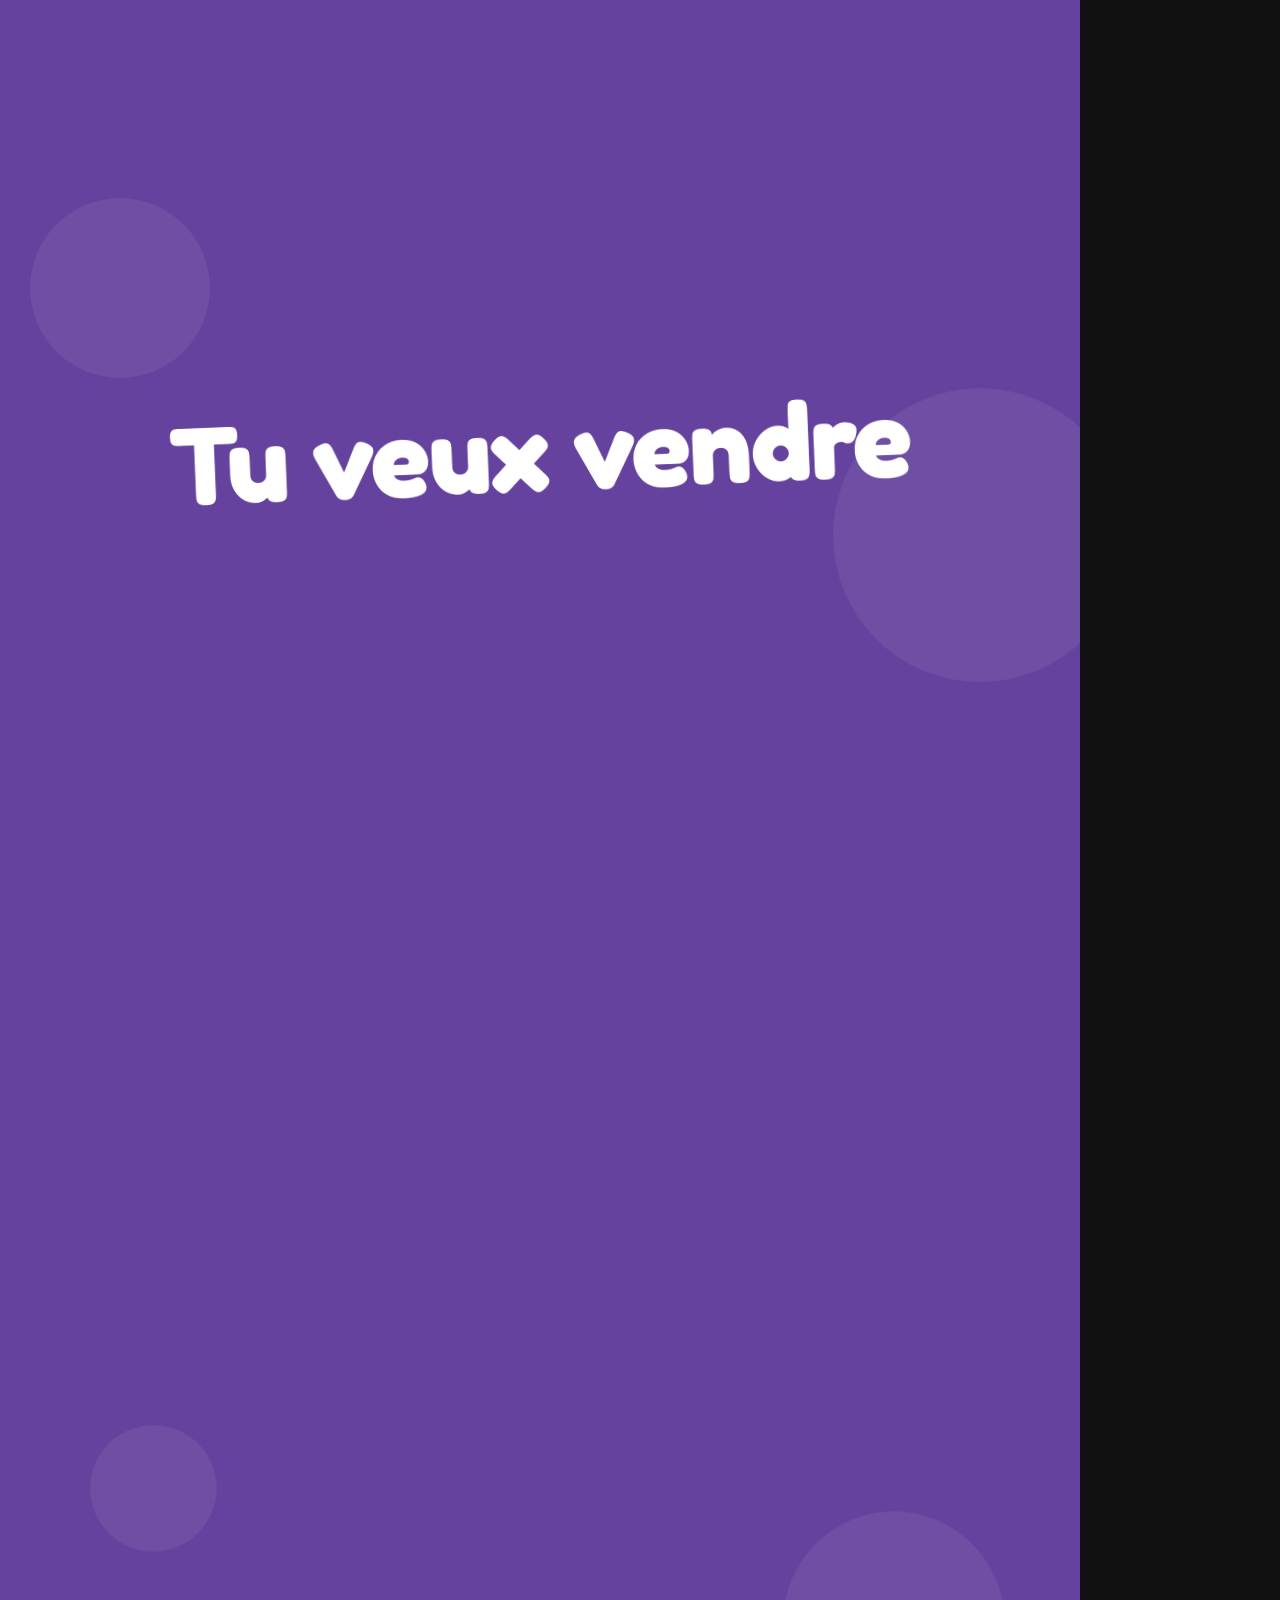
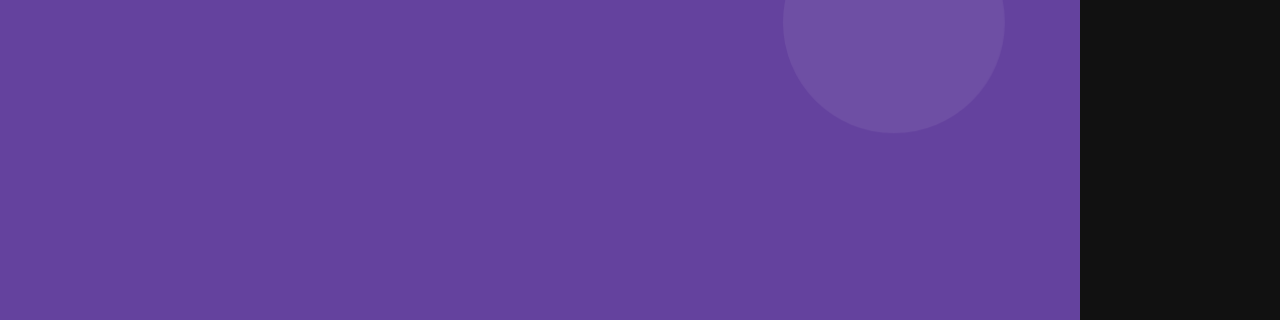
<file: tadaa-formation/source/index.html>
<!doctype html>
<html lang="fr">
<head>
<meta charset="utf-8">
<title>Tadaa Formation</title>
<script src="t_path.js"></script>
<style>
  @font-face { font-family: "Fredoka"; font-weight: 600; src: url(fonts/fredoka-latin-600-normal.woff2) format("woff2"); }
  @font-face { font-family: "Fredoka"; font-weight: 700; src: url(fonts/fredoka-latin-700-normal.woff2) format("woff2"); }
  :root { --violet: #64429e; --orange: #fe6132; --creme: #fff3e6; --nuit: #2b1a4a; --jaune: #ffd23f; }
  * { box-sizing: border-box; margin: 0; padding: 0; }
  body { background: #111; }
  #stage { position: relative; width: 1080px; height: 1920px; overflow: hidden; font-family: "Fredoka", sans-serif; font-weight: 700; }
  .layer, .content { position: absolute; inset: 0; }
  .content { transform-origin: 540px 960px; }
  .wipe { position: absolute; border-radius: 50%; }
  .a { position: absolute; left: 0; top: 0; white-space: nowrap; will-change: transform; }
  .txt { color: #fff; line-height: 1; letter-spacing: -0.01em; }
  .pill { border-radius: 999px; padding: 18px 48px 24px; }
  .blob { border-radius: 50%; }
  svg { display: block; overflow: visible; }
</style>
</head>
<body>
<div id="stage"></div>
<script>
// ───────── outils ─────────
const W = 1080, H = 1920, DUR = 20.5;
const cl = (x) => Math.max(0, Math.min(1, x));
const pr = (t, a, d) => cl((t - a) / d);
const outCubic = (x) => 1 - Math.pow(1 - x, 3);
const outQuint = (x) => 1 - Math.pow(1 - x, 5);
const inCubic = (x) => x * x * x;
const inOut = (x) => (x < 0.5 ? 4 * x * x * x : 1 - Math.pow(-2 * x + 2, 3) / 2);
const outBack = (x, s = 1.7) => 1 + (s + 1) * Math.pow(x - 1, 3) + s * Math.pow(x - 1, 2);
const lerp = (a, b, x) => a + (b - a) * x;
// ressort amorti : 0 → 1 avec un léger dépassement, mouvement organique
const spring = (t, a, f = 1.8, d = 8) => { const x = t - a; return x <= 0 ? 0 : 1 - Math.exp(-d * x) * Math.cos(2 * Math.PI * f * x); };
// écrasement à l'atterrissage (1 au repos)
const squash = (t, a, amp = 0.22, f = 2.6, d = 7) => { const x = t - a; return x <= 0 ? 1 : 1 - amp * Math.exp(-d * x) * Math.cos(2 * Math.PI * f * x); };
const keys = (t, ks, ease = inOut) => { if (t <= ks[0][0]) return ks[0][1]; for (let i = 1; i < ks.length; i++) if (t <= ks[i][0]) return lerp(ks[i - 1][1], ks[i][1], ease((t - ks[i - 1][0]) / (ks[i][0] - ks[i - 1][0]))); return ks[ks.length - 1][1]; };
let seed = 7; const rnd = () => ((seed = (seed * 16807) % 2147483647) / 2147483647);

const stage = document.getElementById("stage");
const el = (html, parent = stage) => { const d = document.createElement("div"); d.innerHTML = html.trim(); const n = d.firstChild; parent.appendChild(n); return n; };
// place un élément par son centre ; org = point fixe des échelles (ex. "50% 100%" = pied)
const place = (n, { x = 540, y = 960, s = 1, sx = 1, sy = 1, r = 0, o = 1, org } = {}) => {
  if (org) n.style.transformOrigin = org;
  n.style.transform = `translate(${x}px,${y}px) translate(-50%,-50%) rotate(${r}deg) scale(${s * sx},${s * sy})`;
  n.style.opacity = o; n.style.visibility = o <= 0.001 || Math.abs(s * sx * sy) < 0.001 ? "hidden" : "visible";
};
const setT = (n, tr) => n.setAttribute("transform", tr);

// ───────── mascotte (le T à l'œil) ─────────
const T = window.T_PATH; let mid = 0;
function mascot(parent, width) {
  const id = "m" + mid++;
  const n = el(`<div class="a" style="width:${width}px"><svg viewBox="190 200 880 910" width="${width}" height="${width * 910 / 880}">
    <defs><clipPath id="${id}t"><path d="${T}"/></clipPath><clipPath id="${id}e"><ellipse cx="382" cy="418" rx="82" ry="122" transform="rotate(3 382 418)"/></clipPath></defs>
    <path d="${T}" fill="#fe6132"/>
    <g clip-path="url(#${id}t)"><g class="lid"><ellipse cx="382" cy="418" rx="82" ry="122" transform="rotate(3 382 418)" fill="#fff"/>
    <g clip-path="url(#${id}e)"><circle class="pupil" cx="444" cy="458" r="50" fill="#fe6132"/></g></g></g></svg></div>`, parent);
  n.eye = (open, dx = 0, dy = 0) => { setT(n.querySelector(".lid"), `translate(382 430) scale(1 ${Math.max(0.06, open)}) translate(-382 -430)`); setT(n.querySelector(".pupil"), `translate(${dx} ${dy})`); };
  return n;
}
// clignement doux (fermeture/ouverture en 0,18 s)
const blink = (t, at) => { const x = (t - at) / 0.18; return x <= 0 || x >= 1 ? 1 : 0.06 + 0.94 * Math.abs(Math.cos(Math.PI * x)); };


// ───────── couches : chaque scène ouvre son fond en cercle, précédé d'un anneau clair ─────────
const SCENES = [
  { start: 0, color: "var(--violet)", from: [540, 960] },
  { start: 3.0, color: "var(--orange)", from: [540, 1500], ring: "rgba(255,255,255,.35)" },
  { start: 4.6, color: "var(--violet)", from: [880, 260], ring: "rgba(255,243,230,.5)" },
  { start: 8.85, color: "var(--creme)", from: [160, 1650], ring: "var(--orange)" },
  { start: 15.1, color: "var(--orange)", from: [540, 600], ring: "rgba(255,255,255,.4)" },
];
SCENES.forEach((sc, i) => {
  const R = Math.max(...[[0, 0], [W, 0], [0, H], [W, H]].map(([x, y]) => Math.hypot(x - sc.from[0], y - sc.from[1]))) + 10;
  const circ = (bg) => `<div class="wipe" style="width:${2 * R}px;height:${2 * R}px;left:${sc.from[0] - R}px;top:${sc.from[1] - R}px;background:${bg}"></div>`;
  sc.layer = el(`<div class="layer"></div>`);
  if (sc.ring) sc.ringEl = el(circ(sc.ring), sc.layer);
  sc.wipe = el(circ(sc.color), sc.layer);
  sc.c = el(`<div class="content"></div>`, sc.layer);
  sc.end = SCENES[i + 1] ? SCENES[i + 1].start : DUR;
});
const [S1, S2, S3, S4, S5] = SCENES.map((s) => s.c);
const deco = (parent, list, color) => list.map(([x, y, r]) => ({ x, y, r, n: el(`<div class="a blob" style="width:${2 * r}px;height:${2 * r}px;background:${color}"></div>`, parent) }));
const decoV1 = deco(S1, [[120, 260, 90], [960, 520, 140], [170, 1500, 60], [900, 1650, 110]], "rgba(255,255,255,.07)");
const decoO2 = deco(S2, [[150, 330, 120], [940, 1350, 170], [120, 1650, 70]], "rgba(255,255,255,.12)");
const decoV3 = deco(S3, [[960, 180, 120], [110, 1600, 150], [990, 1650, 60]], "rgba(255,255,255,.07)");
const decoC4 = deco(S4, [[990, 1000, 120], [70, 1600, 90]], "rgba(254,97,50,.07)");
const decoO5 = deco(S5, [[130, 250, 110], [980, 1500, 150], [150, 1700, 90]], "rgba(255,255,255,.12)");
const floatDeco = (arr, t) => arr.forEach((d, i) => place(d.n, { x: d.x + Math.sin(t * 0.9 + i * 2) * 22, y: d.y + Math.cos(t * 0.7 + i) * 28, s: 1 + 0.06 * Math.sin(t * 1.3 + i) }));
const svgEl = (tag, attrs, parent) => { const n = document.createElementNS("http://www.w3.org/2000/svg", tag); for (const k in attrs) n.setAttribute(k, attrs[k]); if (parent) parent.appendChild(n); return n; };
const draw = (p, k) => { const L = p.getTotalLength(); p.style.strokeDasharray = L; p.style.strokeDashoffset = L * (1 - cl(k)); };
// tampon : grossit puis s'écrase sur l'écran
const stamp = (t, a) => (t < a ? 0 : lerp(2.3, 1, inCubic(pr(t, a, 0.2))) * (t > a + 0.2 ? squash(t, a + 0.2, 0.08, 3, 7) : 1));

// ───────── scène 1 : accroche ─────────
const s1a = el(`<div class="a txt" style="font-size:120px">Tu veux vendre</div>`, S1);
const s1b = el(`<div class="a txt" style="font-size:180px">des produits</div>`, S1);
const s1c = el(`<div class="a txt pill" style="font-size:130px;background:#fff;color:var(--orange)">sans stock ?</div>`, S1);
const m1 = mascot(S1, 560);

// ───────── scène 2 : tu es au bon endroit ─────────
const pin2 = el(`<div class="a"><svg width="210" height="262" viewBox="0 0 120 150"><path d="M60 146 C 30 104, 6 82, 6 56 A54 54 0 0 1 114 56 C 114 82, 90 104, 60 146Z" fill="#64429e"/><circle cx="60" cy="56" r="22" fill="#fff"/></svg></div>`, S2);
const pinShadow2 = el(`<div class="a" style="width:150px;height:34px;border-radius:50%;background:rgba(43,26,74,.2)"></div>`, S2);
const s2 = el(`<div class="a txt" style="font-size:124px;line-height:1.04;text-align:center;background:var(--violet);border-radius:56px;padding:40px 64px 52px;box-shadow:0 18px 0 var(--nuit)">Tu es au<br>bon endroit !</div>`, S2);
const ring2 = el(`<div class="a" style="width:760px;height:760px;border-radius:50%;border:16px solid rgba(255,255,255,.8)"></div>`, S2);

// ───────── scène 3 : je t'apprends le dropshipping ─────────
const rays = el(`<svg class="a" width="760" height="760" viewBox="-100 -100 200 200">${Array.from({ length: 12 }, (_, i) => `<path d="M0 0 L-9 -100 L9 -100 Z" fill="rgba(255,210,63,.22)" transform="rotate(${i * 30})"/>`).join("")}</svg>`, S3);
const cap = el(`<div class="a"><svg width="340" height="340" viewBox="0 0 100 100">
  <path d="M26 44 L26 64 C 26 74, 74 74, 74 64 L74 44 L50 54 Z" fill="#d94a22"/>
  <path d="M50 16 L95 35 L50 54 L5 35 Z" fill="#fe6132"/><path d="M50 16 L95 35 L50 40 L5 35 Z" fill="#ff7a52"/>
  <path d="M50 35 L84 39" stroke="#ffd23f" stroke-width="2.6" stroke-linecap="round"/><circle cx="50" cy="35" r="3.6" fill="#ffd23f"/>
  <g class="tas"><path d="M84 39 L84 60" stroke="#ffd23f" stroke-width="2.6" stroke-linecap="round"/><path d="M80 58 L88 58 L89.5 72 L78.5 72 Z" fill="#ffd23f"/></g></svg></div>`, S3);
const tassel = cap.querySelector(".tas");
const stars = Array.from({ length: 10 }, (_, i) => ({ a: -Math.PI / 2 + (i - 4.5) * 0.28, v: 300 + (i % 3) * 80, n: el(`<div class="a"><svg width="54" height="54" viewBox="-10 -10 20 20"><path d="M0 -9 L2.6 -2.6 L9 0 L2.6 2.6 L0 9 L-2.6 2.6 L-9 0 L-2.6 -2.6Z" fill="${i % 2 ? "#ffd23f" : "#fff"}"/></svg></div>`, S3) }));
const s3a = el(`<div class="a txt" style="font-size:100px">Je t'apprends le</div>`, S3);
const s3b = el(`<div class="a txt pill" style="font-size:108px;background:#fff;color:var(--orange);box-shadow:0 14px 0 var(--nuit)">DROPSHIPPING</div>`, S3);
const s3c = el(`<div class="a txt" style="font-size:86px">dans ton pays</div>`, S3);
const chip = (label) => { const c = el(`<div class="a txt pill" style="font-size:62px;background:var(--creme);color:var(--violet);display:flex;align-items:center;gap:16px;padding:16px 36px 20px 22px"><svg width="62" height="62" viewBox="0 0 100 100"><circle class="ring" cx="50" cy="50" r="46" fill="#fe6132"/><path class="tick" d="M28 52 L44 67 L73 35" stroke="#fff" stroke-width="12" stroke-linecap="round" stroke-linejoin="round" fill="none"/></svg>${label}</div>`, S3);
  c.tick = c.querySelector(".tick"); return c; };
const chips = [chip("facilement"), chip("sans stock")];

// ───────── scène 4 : comment ça marche ─────────
const s4t = el(`<div class="a txt" style="font-size:92px;color:var(--violet)">Comment ça marche ?</div>`, S4);
const quad = (u, p0, p1, p2) => [(1 - u) ** 2 * p0[0] + 2 * (1 - u) * u * p1[0] + u * u * p2[0], (1 - u) ** 2 * p0[1] + 2 * (1 - u) * u * p1[1] + u * u * p2[1]];
const ICON4 = [
  // 1 — le client commande : panier qui sautille, notification « 1 »
  { svg: `<rect x="27" y="6" width="46" height="88" rx="11" fill="#64429e"/><rect x="32" y="16" width="36" height="64" rx="4" fill="#fff"/><g class="cart"><path d="M36 36 L41 36 L45 54 L60 54 L64 41 L43 41" stroke="#fe6132" stroke-width="4" fill="none" stroke-linecap="round" stroke-linejoin="round"/><circle cx="47" cy="61" r="3.5" fill="#fe6132"/><circle cx="58" cy="61" r="3.5" fill="#fe6132"/></g><g class="b"><circle cx="72" cy="12" r="11" fill="#fe6132" stroke="#fff" stroke-width="3"/><text x="72" y="17" font-size="14" font-family="Fredoka" font-weight="700" fill="#fff" text-anchor="middle">1</text></g>`,
    anim: (q, lt) => { const ph = lt % 1.6; setT(q.cart, `translate(0 ${-5 * Math.abs(Math.sin(lt * 5)) * (ph < 0.6 ? 1 : 0.3)})`);
      setT(q.b, `translate(72 12) scale(${spring(ph, 0.1, 2, 9) * (1 - cl((ph - 1.4) / 0.2))}) translate(-72 -12)`); } },
  // 2 — tu transmets au fournisseur : un avion en papier part du téléphone vers l'entrepôt
  { svg: `<path d="M30 46 Q 48 18 64 46" stroke="#d9cdee" stroke-width="3" stroke-dasharray="1 6" stroke-linecap="round" fill="none"/><rect x="6" y="34" width="24" height="44" rx="6" fill="#64429e"/><rect x="9" y="40" width="18" height="30" rx="2" fill="#fff"/>
    <g class="wh"><path d="M58 54 L76 40 L94 54 L94 84 L58 84 Z" fill="#fe6132"/><rect x="70" y="66" width="12" height="18" fill="#d94a22"/><rect x="64" y="56" width="8" height="6" fill="#fff3e6"/><rect x="80" y="56" width="8" height="6" fill="#fff3e6"/></g>
    <g class="pp"><path d="M9 0 L-7 -7 L-3 0 L-7 7 Z" fill="#64429e"/><path d="M9 0 L-3 0 L-5 4 Z" fill="#2b1a4a"/></g>`,
    anim: (q, lt) => { const u = (lt * 0.75) % 1, k = inOut(u), [x, y] = quad(k, [24, 44], [48, 14], [66, 48]), [x2, y2] = quad(Math.min(1, k + 0.02), [24, 44], [48, 14], [66, 48]);
      setT(q.pp, `translate(${x} ${y}) rotate(${Math.atan2(y2 - y, x2 - x) * 180 / Math.PI}) scale(${Math.sin(u * Math.PI) * 1.1 + 0.2})`); q.pp.setAttribute("opacity", cl(Math.sin(u * Math.PI) * 3));
      const hit = squash(lt % (1 / 0.75), 0.95 / 0.75, 0.12, 3, 9); setT(q.wh, `translate(76 84) scale(${2 - hit} ${hit}) translate(-76 -84)`); } },
  // 3 — le fournisseur livre : camionnette qui roule, roues et lignes de vitesse
  { svg: `${[0, 1, 2].map((i) => `<path class="s${i}" d="M0 0 L14 0" stroke="#d9cdee" stroke-width="4" stroke-linecap="round"/>`).join("")}<g class="van"><rect x="16" y="38" width="46" height="32" rx="5" fill="#fe6132"/><rect x="29" y="46" width="18" height="16" rx="2" fill="#e0a86a"/><path d="M29 52 L47 52" stroke="#c98a4b" stroke-width="2.5"/><path d="M62 48 L76 48 L87 59 L87 70 L62 70 Z" fill="#64429e"/><path d="M66 52 L75 52 L82 59 L66 59 Z" fill="#fff"/>
    <g class="w1"><circle cx="0" cy="0" r="8.5" fill="#2b1a4a"/><circle r="3.5" fill="#fff3e6"/><path d="M0 -7 L0 7" stroke="#fff3e6" stroke-width="2"/></g><g class="w2"><circle cx="0" cy="0" r="8.5" fill="#2b1a4a"/><circle r="3.5" fill="#fff3e6"/><path d="M0 -7 L0 7" stroke="#fff3e6" stroke-width="2"/></g></g>`,
    anim: (q, lt) => { setT(q.van, `translate(${Math.sin(lt * 2) * 3} ${-1.5 * Math.abs(Math.sin(lt * 14))})`);
      setT(q.w1, `translate(30 72) rotate(${lt * 720})`); setT(q.w2, `translate(74 72) rotate(${lt * 720})`);
      [q.s0, q.s1, q.s2].forEach((s, i) => { const u = (lt * 1.6 + i / 3) % 1; setT(s, `translate(${12 - u * 14} ${44 + i * 10})`); s.setAttribute("opacity", Math.sin(u * Math.PI)); }); } },
];
const rows = [["Le client commande", "sur ta page"], ["Tu transmets tout", "à ton fournisseur"], ["Il livre ton client", "pas toi !"]].map(([a, b], i) => {
  const card = el(`<div class="a" style="width:210px;height:210px;border-radius:48px;background:#fff;display:flex;align-items:center;justify-content:center;box-shadow:0 12px 0 rgba(100,66,158,.18)"><svg width="150" height="150" viewBox="0 0 100 100">${ICON4[i].svg}</svg></div>`, S4);
  card.q = {}; card.querySelectorAll("[class]").forEach((n) => (card.q[n.getAttribute("class")] = n));
  const txt = el(`<div class="a" style="width:600px"><div class="txt" style="font-size:62px;color:var(--nuit)">${a}</div><div class="txt" style="font-size:48px;font-weight:600;color:var(--violet);margin-top:10px">${b}</div></div>`, S4);
  return { card, txt, anim: ICON4[i].anim };
});
const links = el(`<svg class="a" width="1080" height="1920" viewBox="0 0 1080 1920">${[0, 1].map((i) => `<path class="k${i}" d="M200 ${635 + i * 280} L200 ${705 + i * 280}" stroke="#fe6132" stroke-width="10" stroke-linecap="round" stroke-dasharray="2 20" fill="none"/>`).join("")}</svg>`, S4);
const s4s = el(`<div class="a txt" style="font-size:88px;line-height:1.04;text-align:center;background:var(--violet);border-radius:48px;padding:30px 56px 40px;box-shadow:0 16px 0 var(--nuit)">Pas de livraison<br>à gérer !</div>`, S4);

// ───────── scène 5 : appel à l'action ─────────
const logo = el(`<div class="a"><svg width="380" height="380" viewBox="0 0 1254 1254">
  <defs><clipPath id="ld"><circle cx="626.5" cy="623.5" r="612"/></clipPath><clipPath id="lt"><path d="${T}"/></clipPath>
  <clipPath id="le"><ellipse cx="382" cy="418" rx="82" ry="122" transform="rotate(3 382 418)"/></clipPath></defs>
  <circle cx="626.5" cy="623.5" r="612" fill="#64429e"/>
  <g clip-path="url(#ld)"><g id="lT"><path d="${T}" fill="#fe6132"/><g clip-path="url(#lt)"><g id="lLid">
  <ellipse cx="382" cy="418" rx="82" ry="122" transform="rotate(3 382 418)" fill="#fff"/><g clip-path="url(#le)"><circle id="lPupil" cx="444" cy="458" r="50" fill="#fe6132"/></g></g></g></g></g></svg></div>`, S5);
const lT = logo.querySelector("#lT"), lLid = logo.querySelector("#lLid"), lPupil = logo.querySelector("#lPupil");
const s5a = el(`<div class="a txt" style="font-size:120px">Commente</div>`, S5);
const s5b = el(`<div class="a txt pill" style="font-size:140px;background:#fff;color:var(--violet);box-shadow:0 14px 0 var(--nuit);padding:22px 60px 30px">FORMATION</div>`, S5);
const bubble = el(`<div class="a"><svg width="190" height="170" viewBox="0 0 100 90"><path d="M50 6 C 76 6, 94 20, 94 40 C 94 60, 76 74, 50 74 C 44 74, 38 73, 33 71 L14 84 L18 64 C 10 58, 6 50, 6 40 C 6 20, 24 6, 50 6Z" fill="#64429e"/>${[0, 1, 2].map((i) => `<circle class="d${i}" cx="${32 + i * 18}" cy="40" r="7" fill="#fff"/>`).join("")}</svg></div>`, S5);
const dots = [0, 1, 2].map((i) => bubble.querySelector(`.d${i}`));
const s5c = el(`<div class="a txt" style="font-size:66px">et je t'envoie le programme</div>`, S5);
const s5d = el(`<div class="a txt" style="font-size:96px;background:var(--violet);border-radius:40px;padding:26px 54px 34px;box-shadow:0 14px 0 var(--nuit)">À ne pas rater !</div>`, S5);
const arrow = el(`<svg class="a" width="1080" height="1920" viewBox="0 0 1080 1920"><path class="ar" d="M790 1090 C 900 1080, 960 1130, 975 1215" stroke="#fff" stroke-width="16" stroke-linecap="round" fill="none"/><path class="ah" d="M950 1190 L977 1228 L1004 1188" stroke="#fff" stroke-width="16" stroke-linecap="round" stroke-linejoin="round" fill="none"/></svg>`, S5);
const arPath = arrow.querySelector(".ar"), arHead = arrow.querySelector(".ah");
const confetti = el(`<svg class="a" width="1080" height="1920" viewBox="0 0 1080 1920"></svg>`, S5);
const CONF = Array.from({ length: 40 }, (_, i) => {
  const a = -Math.PI / 2 + (rnd() - 0.5) * 2.8, v = 700 + rnd() * 900, col = ["#64429e", "#fff", "#ffd23f", "#2b1a4a", "#fff3e6"][i % 5];
  const n = svgEl(i % 3 ? "rect" : "circle", i % 3 ? { width: 18 + rnd() * 14, height: 30 + rnd() * 16, x: -14, y: -20, fill: col } : { r: 11 + rnd() * 7, fill: col }, confetti);
  return { n, vx: Math.cos(a) * v, vy: Math.sin(a) * v, spin: (rnd() - 0.5) * 900, flip: 4 + rnd() * 6, ph: rnd() * 6 };
});

// ───────── temps clés (à recaler sur la voix) ─────────
const K = { // calés sur la voix ElevenLabs (transcription mot par mot)
  s1a: -0.12, s1b: 0.6, s1c: 2.35,                       // « Tu veux vendre » · « des produits » · « pas de stock »
  pin: 3.15, s2: 3.6,                                    // « bon endroit » (3,78 s)
  cap: 4.7, s3a: 4.85, s3b: 5.55, s3c: 6.2, chip1: 7.2, chip2: 8.05, // « dropshipping » 5,72 · « dans ton pays » 6,26 · « facilement » 7,28 · « sans stock » 8,12
  s4t: 9.0, row1: 9.5, row2: 10.5, row3: 12.9, s4s: 14.3, // « client commande » 9,62 · « tu transmets » 10,56 · « ce n'est même pas toi » 12,96 · « livraison » 14,5
  logo: 15.2, s5a: 15.3, s5b: 15.6, bubble: 15.9, s5c: 16.4, arrow: 16.6, s5d: 17.45, blink: 19.4, // « Commente » 15,37 · « formation » 15,66 · « et je t'envoie » 16,46 · « À ne pas rater » 17,63
};

// ───────── l'image à l'instant t ─────────
window.seek = (t) => {
  SCENES.forEach((sc, i) => {
    const next = SCENES[i + 1], visible = t >= sc.start - 0.1 && (!next || t < next.start + 0.65);
    sc.layer.style.display = visible ? "block" : "none";
    if (!visible) return;
    if (i > 0) { sc.wipe.style.transform = `scale(${inOut(pr(t, sc.start, 0.6))})`; sc.ringEl.style.transform = `scale(${inOut(pr(t, sc.start - 0.08, 0.6))})`; }
    const inK = i === 0 ? 1 : outCubic(pr(t, sc.start + 0.1, 0.5)), outK = next ? inCubic(pr(t, next.start, 0.5)) : 0;
    const z = (0.94 + 0.06 * inK) * (1 + 0.025 * pr(t, sc.start, sc.end - sc.start)) * (1 + 0.12 * outK);
    const shake = (a) => (t > a && t < a + 0.4 ? Math.sin(t * 95) * 16 * Math.exp(-(t - a) * 9) : 0);
    const sh = i === 1 ? shake(K.s2 + 0.2) : i === 3 ? shake(K.s4s + 0.2) : i === 4 ? shake(K.s5d + 0.2) : 0;
    sc.c.style.transform = `translate(${sh}px, ${sh * 0.5}px) scale(${z})`;
    sc.c.style.opacity = i === 0 ? 1 : Math.min(inK, 1 - outK);
  });

  // 1 — accroche
  floatDeco(decoV1, t);
  place(s1a, { y: 450, s: spring(t, K.s1a), r: -6 * (1 - outCubic(pr(t, K.s1a, 0.45))) });
  place(s1b, { y: 630, s: spring(t, K.s1b), r: 6 * (1 - outCubic(pr(t, K.s1b, 0.45))) });
  place(s1c, { y: 840, s: spring(t, K.s1c), r: lerp(-10, -3, outCubic(pr(t, K.s1c, 0.5))) + Math.sin((t - K.s1c - 0.5) * 4) * 1.5 * pr(t, K.s1c + 0.5, 0.4) });
  const rise = spring(t, 0.5, 1.4, 6.5);
  place(m1, { y: lerp(2300, 1500, rise) + Math.sin(t * 2.2) * 8 * pr(t, 1.3, 0.5), r: 6 + Math.sin(t * 2.6) * 2.5, org: "50% 100%", sy: squash(t, 0.85, 0.1), sx: 2 - squash(t, 0.85, 0.1) });
  const open1 = t < 1.0 ? 0.06 : lerp(0.06, 1, outBack(pr(t, 1.0, 0.2), 2.5));
  m1.eye(open1 * blink(t, 2.5), keys(t, [[1.2, 0], [1.5, -40]]), keys(t, [[1.2, 0], [1.5, -46]]));

  // 2 — tu es au bon endroit : l'épingle tombe, le tampon s'écrase
  floatDeco(decoO2, t);
  const pinY = lerp(-250, 430, Math.min(1, inCubic(pr(t, K.pin, 0.3)))), pinSq = squash(t, K.pin + 0.3, 0.25, 2.8, 8);
  place(pin2, { y: pinY + Math.sin(t * 3) * 6 * pr(t, K.pin + 0.8, 0.4), org: "50% 100%", sy: pinSq, sx: 2 - pinSq, o: t < K.pin ? 0 : 1 });
  place(pinShadow2, { y: 568, s: lerp(0.2, 1, pr(t, K.pin, 0.3)), o: t < K.pin ? 0 : 1 });
  place(s2, { y: 880, s: stamp(t, K.s2), r: -4 + Math.sin((t - K.s2 - 0.6) * 3) * 1.5 * pr(t, K.s2 + 0.6, 0.4), o: outCubic(pr(t, K.s2, 0.2)) });
  const rk = pr(t, K.s2 + 0.2, 0.6); place(ring2, { y: 880, s: lerp(0.6, 1.5, outCubic(rk)), o: t < K.s2 + 0.2 ? 0 : 1 - rk });

  // 3 — je t'apprends le dropshipping
  floatDeco(decoV3, t);
  const capFall = inCubic(pr(t, K.cap, 0.35)), capSq = squash(t, K.cap + 0.35, 0.2, 2.6, 7);
  place(rays, { y: 450, s: lerp(0.4, 1, outCubic(pr(t, K.cap + 0.35, 0.6))), r: t * 18, o: t < K.cap + 0.35 ? 0 : 1 });
  place(cap, { y: lerp(-300, 460, capFall) + Math.sin(t * 2.2) * 8 * pr(t, K.cap + 1, 0.5), r: lerp(-25, 0, capFall) + Math.sin(t * 1.7) * 2 * pr(t, K.cap + 1, 0.5), org: "50% 75%", sy: capSq, sx: 2 - capSq, o: t < K.cap ? 0 : 1 });
  const tu = Math.max(0, t - K.cap - 0.35);
  setT(tassel, `rotate(${(t < K.cap + 0.35 ? -20 : 28 * Math.exp(-2 * tu) * Math.sin(9 * tu)) + 4 * Math.sin(t * 2.4)} 84 39)`);
  stars.forEach((s) => { const u = t - K.cap - 0.35, e = 1 - Math.exp(-3 * Math.max(0, u)); place(s.n, { x: 540 + Math.cos(s.a) * s.v * e, y: 450 + Math.sin(s.a) * s.v * e + 120 * Math.max(0, u) ** 2, s: u < 0 ? 0 : 1 - cl((u - 0.6) / 0.5), r: u * 200 }); });
  place(s3a, { y: 760, s: spring(t, K.s3a) });
  place(s3b, { y: 905, s: stamp(t, K.s3b), r: -3 + Math.sin((t - K.s3b - 0.6) * 3) * 1.5 * pr(t, K.s3b + 0.6, 0.4), o: outCubic(pr(t, K.s3b, 0.2)) });
  place(s3c, { y: 1060, o: outCubic(pr(t, K.s3c, 0.35)) }); s3c.style.transform += ` translateY(${lerp(40, 0, outQuint(pr(t, K.s3c, 0.5)))}px)`;
  chips.forEach((c, i) => { const a = i ? K.chip2 : K.chip1; place(c, { x: 540, y: 1215 + i * 125 + Math.sin(t * 2.5 + i * 2) * 6 * pr(t, a + 0.5, 0.4), s: spring(t, a), r: (i ? 3 : -3) * (1 - outCubic(pr(t, a, 0.5))) }); draw(c.tick, outCubic(pr(t, a + 0.15, 0.25))); });

  // 4 — comment ça marche
  floatDeco(decoC4, t);
  place(s4t, { y: 250, s: spring(t, K.s4t) });
  [K.row1, K.row2, K.row3].forEach((a, i) => { const r = rows[i], k = outQuint(pr(t, a, 0.55));
    place(r.card, { x: 200, y: 530 + i * 280, s: spring(t, a, 1.8, 7), r: (1 - outCubic(pr(t, a, 0.5))) * (i % 2 ? 14 : -14) + Math.sin(t * 2 + i) * 1.5 * pr(t, a + 0.5, 0.4) });
    place(r.txt, { x: 660, y: 530 + i * 280, o: outCubic(pr(t, a + 0.08, 0.3)) }); r.txt.style.transform += ` translateX(${lerp(80, 0, k)}px)`;
    r.anim(r.card.q, Math.max(0, t - a - 0.2)); });
  draw(links.querySelector(".k0"), pr(t, K.row2 - 0.35, 0.3)); draw(links.querySelector(".k1"), pr(t, K.row3 - 0.35, 0.3));
  place(s4s, { y: 1400, s: stamp(t, K.s4s), r: -4 + Math.sin((t - K.s4s - 0.6) * 3) * 1.5 * pr(t, K.s4s + 0.6, 0.4), o: outCubic(pr(t, K.s4s, 0.2)) });

  // 5 — commente FORMATION
  floatDeco(decoO5, t);
  place(logo, { y: 400, s: spring(t, K.logo, 1.6, 7), r: Math.sin((t - K.logo - 0.9) * 2) * 1.6 * pr(t, K.logo + 0.9, 0.5) });
  const drop = inCubic(pr(t, K.logo + 0.15, 0.3)), land = K.logo + 0.45, sq = squash(t, land, 0.2, 2.6, 7);
  setT(lT, `translate(0 ${lerp(-1250, 0, drop)}) translate(690 1060) scale(${t < land ? 0.95 : 2 - sq} ${t < land ? 1.08 : sq}) translate(-690 -1060)`);
  const lid5 = (t < land + 0.2 ? 0.06 : lerp(0.06, 1, outBack(pr(t, land + 0.2, 0.2), 2.5))) * blink(t, K.blink);
  setT(lLid, `translate(382 430) scale(1 ${Math.max(0.06, lid5)}) translate(-382 -430)`);
  setT(lPupil, `translate(${keys(t, [[land + 0.4, 0], [land + 0.7, -10], [land + 1.4, -10], [land + 1.7, 0]])} ${keys(t, [[land + 0.4, 0], [land + 0.7, 34], [land + 1.4, 34], [land + 1.7, 0]])})`);
  place(s5a, { y: 720, s: spring(t, K.s5a) });
  place(s5b, { y: 880, s: spring(t, K.s5b) * (1 + 0.04 * Math.sin((t - K.s5b - 0.6) * 6) * pr(t, K.s5b + 0.6, 0.4)), r: -2 });
  place(bubble, { x: 950, y: 690, s: 0.85 * spring(t, K.bubble, 1.8, 7), r: 8 + Math.sin(t * 3) * 3 });
  dots.forEach((d, i) => setT(d, `translate(0 ${-6 * Math.max(0, Math.sin((t - K.bubble - 0.2) * 7 - i * 0.9))})`));
  place(s5c, { y: 1030, o: outCubic(pr(t, K.s5c, 0.35)) }); s5c.style.transform += ` translateY(${lerp(40, 0, outQuint(pr(t, K.s5c, 0.5)))}px)`;
  draw(arPath, outCubic(pr(t, K.arrow, 0.35))); draw(arHead, outCubic(pr(t, K.arrow + 0.3, 0.15)));
  const ab = Math.sin((t - K.arrow - 0.5) * 6) * 8 * pr(t, K.arrow + 0.5, 0.3); arrow.style.transform = `translate(${ab}px, ${ab}px)`;
  place(s5d, { y: 1240, s: stamp(t, K.s5d), r: -4 + Math.sin((t - K.s5d - 0.6) * 3) * 1.5 * pr(t, K.s5d + 0.6, 0.4), o: outCubic(pr(t, K.s5d, 0.2)) });
  const ct = t - K.s5b;
  confetti.style.visibility = ct > 0 && ct < 2.4 ? "visible" : "hidden";
  CONF.forEach((c) => { const dr = (1 - Math.exp(-2.2 * ct)) / 2.2, x = 540 + c.vx * dr, y = 880 + c.vy * dr + 700 * ct * ct;
    setT(c.n, `translate(${x} ${y}) rotate(${c.spin * ct}) scale(${Math.cos(c.ph + ct * c.flip)} 1)`); c.n.setAttribute("opacity", 1 - cl((ct - 1.6) / 0.7)); });
};

// ───────── bruitages (rendus hors temps réel, volume réduit pour laisser place à la voix) ─────────
window.renderAudio = async () => {
  const SR = 48000, ctx = new OfflineAudioContext(2, Math.round(SR * DUR), SR);
  const comp = ctx.createDynamicsCompressor(); comp.threshold.value = -16; comp.ratio.value = 4;
  const master = ctx.createGain(); master.gain.value = 0.7; master.connect(comp); comp.connect(ctx.destination);
  const noiseBuf = ctx.createBuffer(1, SR * 2, SR); const nd = noiseBuf.getChannelData(0); let s = 1; for (let i = 0; i < nd.length; i++) { s = (s * 16807) % 2147483647; nd[i] = (s / 2147483647) * 2 - 1; }
  const pan = (p) => { const n = ctx.createStereoPanner(); n.pan.value = p; n.connect(master); return n; };
  const env = (g, t, a, peak, d) => { g.gain.setValueAtTime(0, t); g.gain.linearRampToValueAtTime(peak, t + a); g.gain.exponentialRampToValueAtTime(0.0001, t + a + d); };
  const tone = (t, f0, f1, d, vol = 0.4, type = "sine", p = 0) => { const o = ctx.createOscillator(), g = ctx.createGain(); o.type = type; o.frequency.setValueAtTime(f0, t); o.frequency.exponentialRampToValueAtTime(f1, t + d); env(g, t, 0.005, vol, d); o.connect(g).connect(pan(p)); o.start(t); o.stop(t + d + 0.05); };
  const noise = (t, d, f0, f1, vol = 0.3, q = 1.2, type = "bandpass", p = 0) => { const sN = ctx.createBufferSource(), f = ctx.createBiquadFilter(), g = ctx.createGain(); sN.buffer = noiseBuf; f.type = type; f.Q.value = q; f.frequency.setValueAtTime(f0, t); f.frequency.exponentialRampToValueAtTime(f1, t + d); g.gain.setValueAtTime(0, t); g.gain.linearRampToValueAtTime(vol, t + d * 0.45); g.gain.linearRampToValueAtTime(0, t + d); sN.connect(f).connect(g).connect(pan(p)); sN.start(t); sN.stop(t + d); };
  const popS = (t, f = 520, v = 0.3, p = 0) => tone(t, f * 1.8, f, 0.09, v, "sine", p);
  const whoosh = (t, d = 0.55) => noise(t - 0.12, d, 300, 3500, 0.3);
  const thud = (t, v = 0.7) => { tone(t, 160, 45, 0.25, v); noise(t, 0.08, 1200, 300, 0.2, 0.8, "lowpass"); };
  const chord = (t, freqs, d, vol) => freqs.forEach((f, k) => { tone(t, f, f, d, vol, "triangle", (k - 1) * 0.25); tone(t, f * 2, f * 2, d * 0.6, vol * 0.25, "sine"); });
  // 1
  [[K.s1a, 480], [K.s1b, 560], [K.s1c, 660]].forEach(([t, f]) => popS(Math.max(0, t), f, 0.22)); noise(0.5, 0.45, 600, 1800, 0.12); popS(1.0, 900, 0.12);
  // 2 — épingle + tampon
  whoosh(SCENES[1].start); noise(K.pin, 0.3, 2500, 600, 0.12); thud(K.pin + 0.3, 0.45); thud(K.s2 + 0.2, 0.8);
  // 3 — toque, tampon, coches
  whoosh(SCENES[2].start); noise(K.cap, 0.35, 2500, 500, 0.15); thud(K.cap + 0.35, 0.55); chord(K.cap + 0.4, [1047, 1319, 1568], 1.0, 0.07);
  popS(K.s3a, 520, 0.18); thud(K.s3b + 0.2, 0.6); popS(K.s3c, 600, 0.12);
  [K.chip1, K.chip2].forEach((t, i) => { popS(t, 620 + i * 80, 0.18); tone(t + 0.15, 1320 + i * 160, 1760 + i * 160, 0.12, 0.08, "triangle"); });
  // 4 — étapes
  whoosh(SCENES[3].start); popS(K.s4t, 520, 0.18);
  [K.row1, K.row2, K.row3].forEach((t, i) => { popS(t, 560 + i * 80, 0.2); tone(t + 0.05, 880 * [1, 1.26, 1.5][i], 880 * [1, 1.26, 1.5][i], 0.3, 0.1, "triangle"); });
  noise(K.row2 + 0.3, 0.5, 1200, 3500, 0.08, 1, "bandpass", 0.3); noise(K.row3 + 0.2, 0.8, 200, 600, 0.12, 0.8, "lowpass", -0.3); thud(K.s4s + 0.2, 0.8);
  // 5 — appel à l'action
  whoosh(SCENES[4].start); popS(K.logo, 420, 0.25); noise(K.logo + 0.15, 0.3, 500, 2500, 0.15); thud(K.logo + 0.45, 0.6); popS(K.s5a, 520, 0.18);
  chord(K.s5b, [784, 988], 0.16, 0.08); chord(K.s5b + 0.18, [1047, 1319, 1568], 1.2, 0.07); popS(K.bubble, 760, 0.18);
  noise(K.arrow, 0.35, 1500, 3500, 0.1, 1, "bandpass", 0.5); thud(K.s5d + 0.2, 0.8);
  const buf = await ctx.startRendering();
  const n = buf.length, out = new DataView(new ArrayBuffer(44 + n * 4)), L = buf.getChannelData(0), R = buf.getChannelData(1);
  const ws = (o, str) => [...str].forEach((c, i) => out.setUint8(o + i, c.charCodeAt(0)));
  ws(0, "RIFF"); out.setUint32(4, 36 + n * 4, true); ws(8, "WAVEfmt "); out.setUint32(16, 16, true); out.setUint16(20, 1, true); out.setUint16(22, 2, true);
  out.setUint32(24, SR, true); out.setUint32(28, SR * 4, true); out.setUint16(32, 4, true); out.setUint16(34, 16, true); ws(36, "data"); out.setUint32(40, n * 4, true);
  for (let i = 0; i < n; i++) { out.setInt16(44 + i * 4, Math.max(-1, Math.min(1, L[i])) * 32767, true); out.setInt16(46 + i * 4, Math.max(-1, Math.min(1, R[i])) * 32767, true); }
  const bytes = new Uint8Array(out.buffer); let bin = ""; for (let i = 0; i < bytes.length; i += 0x8000) bin += String.fromCharCode(...bytes.subarray(i, i + 0x8000));
  return btoa(bin);
};

window.ready = Promise.all([document.fonts.load("700 100px Fredoka"), document.fonts.load("600 100px Fredoka")]).then(() => document.fonts.ready).then(() => window.seek(0));
</script>
</body>
</html>
</file>
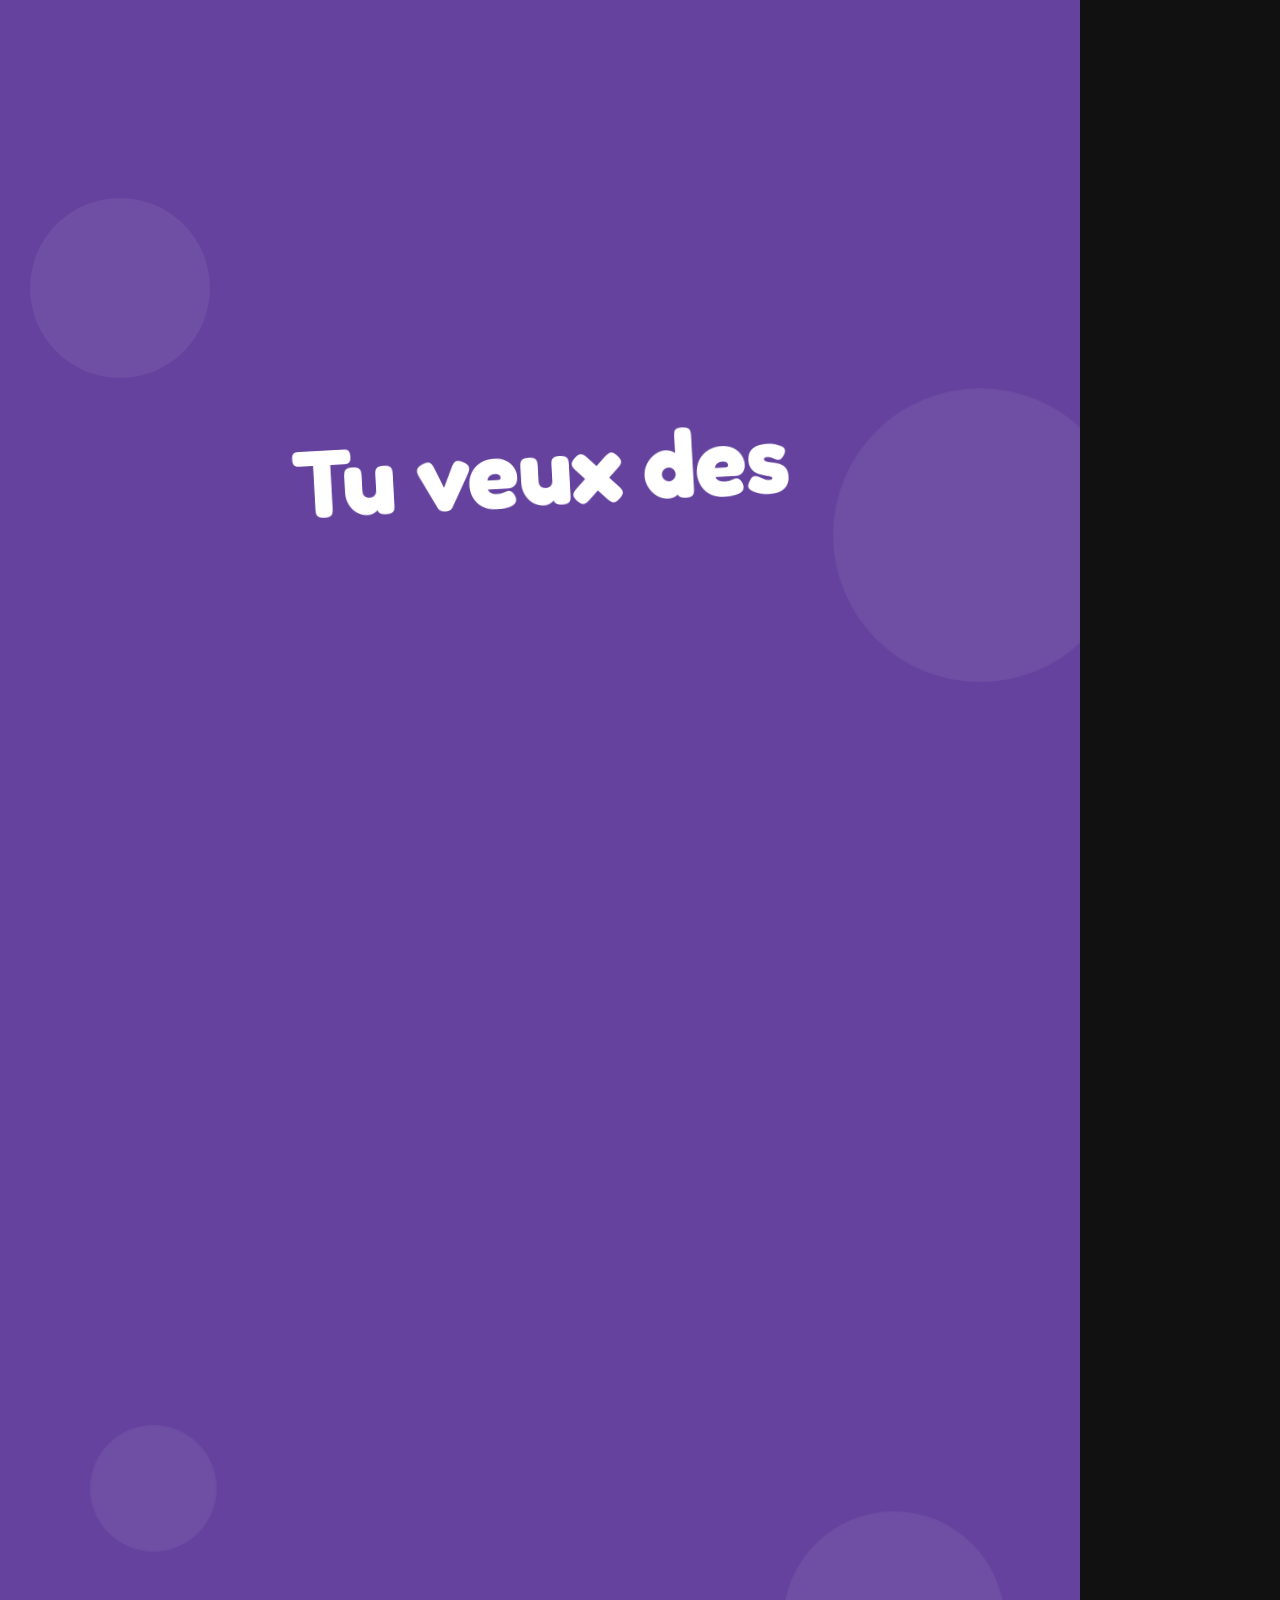
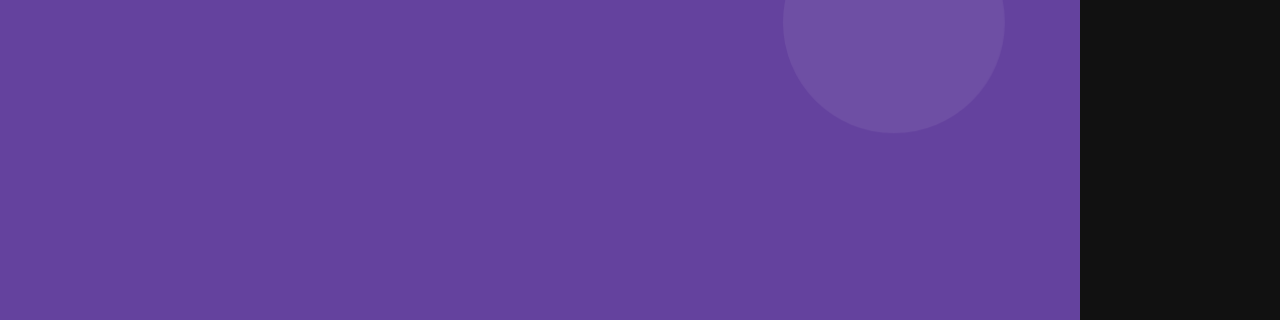
<file: tadaa-tiktok/source/index.html>
<!doctype html>
<html lang="fr">
<head>
<meta charset="utf-8">
<title>Tadaa TikTok</title>
<script src="t_path.js"></script>
<style>
  @font-face { font-family: "Fredoka"; font-weight: 600; src: url(fonts/fredoka-latin-600-normal.woff2) format("woff2"); }
  @font-face { font-family: "Fredoka"; font-weight: 700; src: url(fonts/fredoka-latin-700-normal.woff2) format("woff2"); }
  :root { --violet: #64429e; --orange: #fe6132; --creme: #fff3e6; --nuit: #2b1a4a; --jaune: #ffd23f; }
  * { box-sizing: border-box; margin: 0; padding: 0; }
  body { background: #111; }
  #stage { position: relative; width: 1080px; height: 1920px; overflow: hidden; font-family: "Fredoka", sans-serif; font-weight: 700; }
  .layer, .content { position: absolute; inset: 0; }
  .content { transform-origin: 540px 960px; }
  .wipe { position: absolute; border-radius: 50%; }
  .a { position: absolute; left: 0; top: 0; white-space: nowrap; will-change: transform; }
  .txt { color: #fff; line-height: 1; letter-spacing: -0.01em; }
  .pill { border-radius: 999px; padding: 18px 48px 24px; }
  .blob { border-radius: 50%; }
  svg { display: block; overflow: visible; }
</style>
</head>
<body>
<div id="stage"></div>
<script>
// ───────── outils ─────────
const W = 1080, H = 1920, DUR = 20;
const cl = (x) => Math.max(0, Math.min(1, x));
const pr = (t, a, d) => cl((t - a) / d);
const outCubic = (x) => 1 - Math.pow(1 - x, 3);
const outQuint = (x) => 1 - Math.pow(1 - x, 5);
const inCubic = (x) => x * x * x;
const inOut = (x) => (x < 0.5 ? 4 * x * x * x : 1 - Math.pow(-2 * x + 2, 3) / 2);
const outBack = (x, s = 1.7) => 1 + (s + 1) * Math.pow(x - 1, 3) + s * Math.pow(x - 1, 2);
const lerp = (a, b, x) => a + (b - a) * x;
// ressort amorti : 0 → 1 avec un léger dépassement, mouvement organique
const spring = (t, a, f = 1.8, d = 8) => { const x = t - a; return x <= 0 ? 0 : 1 - Math.exp(-d * x) * Math.cos(2 * Math.PI * f * x); };
// écrasement à l'atterrissage (1 au repos)
const squash = (t, a, amp = 0.22, f = 2.6, d = 7) => { const x = t - a; return x <= 0 ? 1 : 1 - amp * Math.exp(-d * x) * Math.cos(2 * Math.PI * f * x); };
const keys = (t, ks, ease = inOut) => { if (t <= ks[0][0]) return ks[0][1]; for (let i = 1; i < ks.length; i++) if (t <= ks[i][0]) return lerp(ks[i - 1][1], ks[i][1], ease((t - ks[i - 1][0]) / (ks[i][0] - ks[i - 1][0]))); return ks[ks.length - 1][1]; };
let seed = 7; const rnd = () => ((seed = (seed * 16807) % 2147483647) / 2147483647);

const stage = document.getElementById("stage");
const el = (html, parent = stage) => { const d = document.createElement("div"); d.innerHTML = html.trim(); const n = d.firstChild; parent.appendChild(n); return n; };
// place un élément par son centre ; org = point fixe des échelles (ex. "50% 100%" = pied)
const place = (n, { x = 540, y = 960, s = 1, sx = 1, sy = 1, r = 0, o = 1, org } = {}) => {
  if (org) n.style.transformOrigin = org;
  n.style.transform = `translate(${x}px,${y}px) translate(-50%,-50%) rotate(${r}deg) scale(${s * sx},${s * sy})`;
  n.style.opacity = o; n.style.visibility = o <= 0.001 || Math.abs(s * sx * sy) < 0.001 ? "hidden" : "visible";
};
const setT = (n, tr) => n.setAttribute("transform", tr);

// ───────── mascotte (le T à l'œil) ─────────
const T = window.T_PATH; let mid = 0;
function mascot(parent, width) {
  const id = "m" + mid++;
  const n = el(`<div class="a" style="width:${width}px"><svg viewBox="190 200 880 910" width="${width}" height="${width * 910 / 880}">
    <defs><clipPath id="${id}t"><path d="${T}"/></clipPath><clipPath id="${id}e"><ellipse cx="382" cy="418" rx="82" ry="122" transform="rotate(3 382 418)"/></clipPath></defs>
    <path d="${T}" fill="#fe6132"/>
    <g clip-path="url(#${id}t)"><g class="lid"><ellipse cx="382" cy="418" rx="82" ry="122" transform="rotate(3 382 418)" fill="#fff"/>
    <g clip-path="url(#${id}e)"><circle class="pupil" cx="444" cy="458" r="50" fill="#fe6132"/></g></g></g></svg></div>`, parent);
  n.eye = (open, dx = 0, dy = 0) => { setT(n.querySelector(".lid"), `translate(382 430) scale(1 ${Math.max(0.06, open)}) translate(-382 -430)`); setT(n.querySelector(".pupil"), `translate(${dx} ${dy})`); };
  return n;
}
// clignement doux (fermeture/ouverture en 0,18 s)
const blink = (t, at) => { const x = (t - at) / 0.18; return x <= 0 || x >= 1 ? 1 : 0.06 + 0.94 * Math.abs(Math.cos(Math.PI * x)); };

// ───────── couches : chaque scène ouvre son fond en cercle, précédé d'un anneau clair ─────────
const SCENES = [
  { start: 0, color: "var(--violet)", from: [540, 960] },
  { start: 2.0, color: "var(--orange)", from: [540, 1500], ring: "rgba(255,255,255,.35)" },
  { start: 5.0, color: "var(--creme)", from: [880, 260], ring: "var(--orange)" },
  { start: 10.6, color: "var(--violet)", from: [160, 1650], ring: "rgba(255,243,230,.5)" },
  { start: 14.1, color: "var(--orange)", from: [540, 700], ring: "rgba(255,255,255,.4)" },
];
SCENES.forEach((sc, i) => {
  const R = Math.max(...[[0, 0], [W, 0], [0, H], [W, H]].map(([x, y]) => Math.hypot(x - sc.from[0], y - sc.from[1]))) + 10;
  const circ = (bg) => `<div class="wipe" style="width:${2 * R}px;height:${2 * R}px;left:${sc.from[0] - R}px;top:${sc.from[1] - R}px;background:${bg}"></div>`;
  sc.layer = el(`<div class="layer"></div>`);
  if (sc.ring) sc.ringEl = el(circ(sc.ring), sc.layer);
  sc.wipe = el(circ(sc.color), sc.layer);
  sc.c = el(`<div class="content"></div>`, sc.layer);
  sc.end = SCENES[i + 1] ? SCENES[i + 1].start : DUR;
});
const [S1, S2, S3, S4, S5] = SCENES.map((s) => s.c);

// formes décoratives qui flottent
const deco = (parent, list, color) => list.map(([x, y, r]) => ({ x, y, r, n: el(`<div class="a blob" style="width:${2 * r}px;height:${2 * r}px;background:${color}"></div>`, parent) }));
const decoV1 = deco(S1, [[120, 260, 90], [960, 520, 140], [170, 1500, 60], [900, 1650, 110]], "rgba(255,255,255,.07)");
const decoO2 = deco(S2, [[150, 330, 120], [940, 1250, 170], [120, 1650, 70]], "rgba(255,255,255,.12)");
const decoC3 = deco(S3, [[980, 1000, 120], [80, 1520, 90]], "rgba(254,97,50,.07)");
const decoV4 = deco(S4, [[960, 180, 120], [110, 1520, 150], [990, 1600, 60]], "rgba(255,255,255,.07)");
const decoO5 = deco(S5, [[130, 250, 110], [970, 1150, 150], [150, 1700, 90]], "rgba(255,255,255,.12)");
const floatDeco = (arr, t) => arr.forEach((d, i) => place(d.n, { x: d.x + Math.sin(t * 0.9 + i * 2) * 22, y: d.y + Math.cos(t * 0.7 + i) * 28, s: 1 + 0.06 * Math.sin(t * 1.3 + i) }));

// ───────── scène 1 : accroche ─────────
const s1a = el(`<div class="a txt" style="font-size:104px">Tu veux des</div>`, S1);
const s1b = el(`<div class="a txt" style="font-size:190px">articles</div>`, S1);
const s1c = el(`<div class="a txt pill" style="font-size:150px;background:#fff;color:var(--orange)">de Chine ?</div>`, S1);
const m1 = mascot(S1, 560);

// ───────── scène 2 : problème → solution ─────────
const s2a = el(`<div class="a txt" style="font-size:124px">Trop compliqué ?</div>`, S2);
const s2b = el(`<div class="a txt" style="font-size:124px">Trop loin ?</div>`, S2);
const strike = (w) => el(`<div class="a" style="width:${w}px;height:22px"><div style="width:100%;height:100%;border-radius:11px;background:var(--nuit);transform-origin:left center"></div></div>`, S2);
const s2sa = strike(900), s2sb = strike(640);
const s2st = el(`<div class="a txt" style="font-size:128px;line-height:1.02;text-align:center;background:var(--violet);border-radius:56px;padding:40px 64px 52px;box-shadow:0 18px 0 var(--nuit)">On s'en<br>occupe !</div>`, S2);
const ring2 = el(`<div class="a" style="width:700px;height:700px;border-radius:50%;border:16px solid rgba(255,255,255,.8)"></div>`, S2);

// ───────── scène 3 : comment ça marche ─────────
const s3t = el(`<div class="a txt" style="font-size:92px;color:var(--violet)">Comment ça marche ?</div>`, S3);
const ROUTE = "M770 500 C 860 700, 400 540, 360 760";
const map = el(`<svg class="a" width="1080" height="1920" viewBox="0 0 1080 1920">
  <defs><mask id="trail" maskUnits="userSpaceOnUse"><path id="trailMask" d="" fill="none" stroke="#fff" stroke-width="40" stroke-linecap="round"/></mask></defs>
  <path id="route" d="${ROUTE}" fill="none" stroke="none"/>
  <path d="${ROUTE}" fill="none" stroke="#fe6132" stroke-width="14" stroke-linecap="round" stroke-dasharray="1 30" mask="url(#trail)"/>
</svg>`, S3);
const route = map.querySelector("#route"), routeLen = route.getTotalLength();
const ROUTE_PTS = Array.from({ length: 241 }, (_, i) => route.getPointAtLength((i / 240) * routeLen));
const routeAt = (u) => { const f = cl(u) * 240, i = Math.min(239, Math.floor(f)), k = f - i, a = ROUTE_PTS[i], b = ROUTE_PTS[i + 1]; return { x: lerp(a.x, b.x, k), y: lerp(a.y, b.y, k), ang: Math.atan2(b.y - a.y, b.x - a.x) * 180 / Math.PI }; };
const pinCN = el(`<div class="a"><svg width="120" height="150" viewBox="0 0 120 150"><path d="M60 146 C 30 104, 6 82, 6 56 A54 54 0 0 1 114 56 C 114 82, 90 104, 60 146Z" fill="#fe6132"/><circle cx="60" cy="56" r="22" fill="#fff"/></svg></div>`, S3);
const labelCN = el(`<div class="a txt pill" style="font-size:44px;background:var(--nuit);padding:10px 30px 14px">CHINE</div>`, S3);
const pinShadow = el(`<div class="a" style="width:90px;height:22px;border-radius:50%;background:rgba(43,26,74,.18)"></div>`, S3);
const COAST = [[49.27,-11.95],[49.95,-13.3],[50.28,-14.9],[50.48,-15.4],[49.9,-15.6],[49.75,-16.5],[49.4,-18.15],[48.9,-19.6],[48.35,-21.23],[47.83,-22.82],[47.0,-25.03],[46.0,-25.3],[45.15,-25.6],[44.0,-24.8],[43.67,-23.35],[43.37,-21.75],[44.28,-20.28],[44.0,-18.06],[44.45,-16.2],[45.4,-15.9],[46.3,-15.7],[47.5,-14.6],[48.45,-13.6],[48.9,-12.8]];
const islandPath = (() => { const k = 420 / 13.65, pts = COAST.map(([lo, la]) => [(lo - 46.8) * 0.945 * k, (-la - 18.78) * k]);
  let d = `M${pts[0][0].toFixed(1)} ${pts[0][1].toFixed(1)}`; const n = pts.length;
  for (let i = 0; i < n; i++) { const p0 = pts[(i - 1 + n) % n], p1 = pts[i], p2 = pts[(i + 1) % n], p3 = pts[(i + 2) % n];
    d += ` C${(p1[0] + (p2[0] - p0[0]) / 6).toFixed(1)} ${(p1[1] + (p2[1] - p0[1]) / 6).toFixed(1)} ${(p2[0] - (p3[0] - p1[0]) / 6).toFixed(1)} ${(p2[1] - (p3[1] - p1[1]) / 6).toFixed(1)} ${p2[0].toFixed(1)} ${p2[1].toFixed(1)}`; }
  return d + "Z"; })();
const island = el(`<svg class="a" width="260" height="440" viewBox="-130 -220 260 440"><path d="${islandPath}" fill="#64429e"/></svg>`, S3);
const ripple = el(`<div class="a" style="width:300px;height:300px;border-radius:50%;border:10px solid rgba(100,66,158,.35)"></div>`, S3);
const labelMG = el(`<div class="a txt pill" style="font-size:44px;background:var(--nuit);padding:10px 30px 14px">MADAGASCAR</div>`, S3);
const BOX = `<svg width="150" height="150" viewBox="0 0 100 100"><path d="M50 8 L90 26 L90 74 L50 92 L10 74 L10 26 Z" fill="#c98a4b"/><path d="M50 44 L90 26 L90 74 L50 92 Z" fill="#a86d34"/><path d="M10 26 L50 44 L90 26 L50 8 Z" fill="#e0a86a"/><path d="M30 17 L70 35 L70 50 L62 54 L62 39 L22 21 Z" fill="#fe6132"/></svg>`;
const box = el(`<div class="a">${BOX}</div>`, S3);
const plane = el(`<div class="a"><svg width="170" height="170" viewBox="0 0 100 100"><path d="M92 50 C 92 45, 86 43, 80 43 L60 43 L38 12 L28 12 L40 43 L20 43 L12 32 L5 32 L10 50 L5 68 L12 68 L20 57 L40 57 L28 88 L38 88 L60 57 L80 57 C 86 57, 92 55, 92 50 Z" fill="#64429e"/></svg></div>`, S3);
const puffs = Array.from({ length: 7 }, () => el(`<div class="a blob" style="width:44px;height:44px;background:rgba(100,66,158,.22)"></div>`, S3));
const burst = el(`<svg class="a" width="300" height="300" viewBox="-150 -150 300 300">${Array.from({ length: 8 }, (_, i) => `<line x1="0" y1="-80" x2="0" y2="-120" stroke="#fe6132" stroke-width="12" stroke-linecap="round" transform="rotate(${i * 45})"/>`).join("")}</svg>`, S3);
const step = (n, label) => { const s = el(`<div class="a" style="display:flex;align-items:center;gap:30px;width:860px">
  <div class="num txt" style="flex:none;width:104px;height:104px;border-radius:50%;background:var(--orange);font-size:62px;display:flex;align-items:center;justify-content:center;padding-bottom:6px">${n}</div>
  <div class="lab txt" style="font-size:58px;color:var(--nuit)">${label}</div></div>`, S3); s.num = s.querySelector(".num"); s.lab = s.querySelector(".lab"); return s; };
const steps = [step(1, "Tu choisis ton article"), step(2, "On l'achète en Chine"), step(3, "Tu reçois à Madagascar")];

// ───────── scène 4 : catégories, chaque icône a sa propre animation ─────────
const s4a = el(`<div class="a txt" style="font-size:104px">Mode • Tech</div>`, S4);
const s4b = el(`<div class="a txt" style="font-size:104px">Maison • Beauté</div>`, S4);
const NOTE = `<circle cx="0" cy="0" r="4.5" fill="#64429e"/><path d="M3.8 0 V-15 L11 -12" stroke="#64429e" stroke-width="2.6" fill="none" stroke-linecap="round"/>`;
const STEAM = `<path d="M0 0 c -5 -5, 5 -9, 0 -14 c -5 -5, 5 -9, 0 -14" stroke="#b9a3dd" stroke-width="3.6" fill="none" stroke-linecap="round"/>`;
const ICONS = [
  { svg: `<g class="g"><path d="M50 15 V8 a5 5 0 1 0 -5 -5" stroke="#2b1a4a" stroke-width="3.5" fill="none" stroke-linecap="round"/><path d="M30 15 L40 12 Q50 24 60 12 L70 15 L92 32 L81 47 L72 41 L72 88 L28 88 L28 41 L19 47 L8 32 Z" fill="#64429e"/><path d="M40 52 h20" stroke="#fe6132" stroke-width="6" stroke-linecap="round"/></g>`,
    anim: (q, lt) => setT(q.g, `rotate(${16 * Math.exp(-1.6 * lt) * Math.sin(7 * lt) + 4 * Math.sin(2.2 * lt)} 50 3)`) },
  { svg: `<g class="g"><g class="h"><path d="M33 40 V30 a17 17 0 0 1 34 0 V40" stroke="#64429e" stroke-width="8" fill="none"/></g><rect x="14" y="38" width="72" height="52" rx="12" fill="#fe6132"/><rect x="42" y="52" width="16" height="10" rx="3" fill="#64429e"/></g>`,
    anim: (q, lt) => { const ph = (lt % 1.3) / 1.3, hop = ph < 0.4 ? Math.sin((ph / 0.4) * Math.PI) : 0, land = ph >= 0.4 ? squash(ph * 1.3, 0.52, 0.12, 3, 9) : 1 - 0.06 * hop;
      setT(q.g, `translate(0 ${-14 * hop}) translate(50 90) scale(${2 - land} ${land}) translate(-50 -90)`); setT(q.h, `rotate(${-10 * hop} 50 40)`); } },
  { svg: `<g class="g"><rect x="27" y="6" width="46" height="88" rx="11" fill="#64429e"/><rect x="32" y="16" width="36" height="64" rx="4" fill="#ffd9cc"/><circle cx="50" cy="87" r="3.5" fill="#fff"/><path class="c" d="M50 58 C 36 48, 38 36, 50 43 C 62 36, 64 48, 50 58Z" fill="#fe6132"/><g class="b"><circle cx="72" cy="10" r="10" fill="#fe6132" stroke="#fff3e6" stroke-width="3"/><text x="72" y="14.5" font-size="13" font-family="Fredoka" font-weight="700" fill="#fff" text-anchor="middle">1</text></g></g>`,
    anim: (q, lt) => { const ph = lt % 1.6, buzz = ph < 0.35 ? Math.sin(ph * 90) * 7 * (1 - ph / 0.35) : 0;
      setT(q.g, `rotate(${buzz} 50 50)`); const beat = 1 + 0.18 * Math.pow(Math.max(0, Math.sin(lt * 2 * Math.PI * 1.25)), 6);
      setT(q.c, `translate(50 48) scale(${beat}) translate(-50 -48)`); const b = spring(lt, 0.25, 2, 9); setT(q.b, `translate(72 10) scale(${b}) translate(-72 -10)`); } },
  { svg: `<g class="g"><path d="M20 62 V50 a30 30 0 0 1 60 0 V62" stroke="#64429e" stroke-width="9" fill="none"/><g class="l"><rect x="10" y="52" width="24" height="36" rx="10" fill="#fe6132"/></g><g class="r"><rect x="66" y="52" width="24" height="36" rx="10" fill="#fe6132"/></g></g><g class="n1">${NOTE}</g><g class="n2">${NOTE}</g>`,
    anim: (q, lt) => { const beat = 1 + 0.12 * Math.pow(Math.max(0, Math.sin(lt * 2 * Math.PI * 1.6)), 8);
      setT(q.l, `translate(22 70) scale(${beat}) translate(-22 -70)`); setT(q.r, `translate(78 70) scale(${beat}) translate(-78 -70)`); setT(q.g, `rotate(${3 * Math.sin(lt * 2 * Math.PI * 0.8)} 50 60)`);
      [q.n1, q.n2].forEach((n, i) => { const u = ((lt * 0.75 + i * 0.5) % 1); setT(n, `translate(${(i ? 84 : 16) + Math.sin(u * 9) * 4} ${46 - u * 44}) scale(${0.6 + 0.5 * u})`); n.setAttribute("opacity", Math.sin(u * Math.PI)); }); } },
  { svg: `<g class="s1" transform="translate(36 28)">${STEAM}</g><g class="s2">${STEAM}</g><g class="s3">${STEAM}</g><g class="g"><rect x="18" y="44" width="64" height="40" rx="10" fill="#fe6132"/><rect x="4" y="52" width="16" height="8" rx="4" fill="#64429e"/><rect x="80" y="52" width="16" height="8" rx="4" fill="#64429e"/><g class="lid"><rect x="44" y="22" width="12" height="10" rx="3" fill="#64429e"/><rect x="12" y="32" width="76" height="12" rx="6" fill="#64429e"/></g></g>`,
    anim: (q, lt) => { const ph = (lt % 1.5) / 1.5, lift = ph < 0.3 ? Math.sin((ph / 0.3) * Math.PI) : 0;
      setT(q.lid, `translate(0 ${-9 * lift}) rotate(${-8 * lift} 18 44)`);
      [q.s1, q.s2, q.s3].forEach((n, i) => { const u = ((lt * 0.6 + i * 0.33) % 1); setT(n, `translate(${[34, 50, 66][i]} ${28 - u * 26})`); n.setAttribute("opacity", Math.sin(u * Math.PI) * 0.9); }); } },
  { svg: `<g class="g"><g class="bul"><path d="M40 43 V24 L60 12 V43 Z" fill="#fe6132"/></g><rect x="37" y="41" width="26" height="16" rx="3" fill="#f3b04a"/><rect x="33" y="55" width="34" height="38" rx="5" fill="#64429e"/></g><g class="sp"><path d="M0 -8 L2.4 -2.4 L8 0 L2.4 2.4 L0 8 L-2.4 2.4 L-8 0 L-2.4 -2.4Z" fill="#ffd23f"/></g>`,
    anim: (q, lt) => { const up = spring(lt, 0.15, 1.6, 7); setT(q.bul, `translate(0 ${lerp(26, 0, up) + 2 * Math.sin(lt * 3)})`); setT(q.g, `rotate(${4 * Math.sin(lt * 2.4)} 50 93)`);
      const tw = Math.pow(Math.max(0, Math.sin(lt * 2 * Math.PI * 0.9)), 3); setT(q.sp, `translate(70 14) scale(${tw}) rotate(${lt * 90})`); } },
];
const cards = ICONS.map((ic) => { const c = el(`<div class="a" style="width:270px;height:270px;border-radius:56px;background:var(--creme);display:flex;align-items:center;justify-content:center;box-shadow:0 14px 0 rgba(0,0,0,.18)"><svg width="170" height="170" viewBox="0 0 100 100">${ic.svg}</svg></div>`, S4);
  c.q = {}; c.querySelectorAll("[class]").forEach((n) => (c.q[n.getAttribute("class")] = n)); c.anim = ic.anim; return c; });
const s4c = el(`<div class="a txt pill" style="font-size:80px;background:var(--orange)">…et bien plus !</div>`, S4);

// ───────── scène 5 : Tadaa ─────────
const logo = el(`<div class="a"><svg width="640" height="640" viewBox="0 0 1254 1254">
  <defs><clipPath id="ld"><circle cx="626.5" cy="623.5" r="612"/></clipPath><clipPath id="lt"><path d="${T}"/></clipPath>
  <clipPath id="le"><ellipse cx="382" cy="418" rx="82" ry="122" transform="rotate(3 382 418)"/></clipPath></defs>
  <circle cx="626.5" cy="623.5" r="612" fill="#64429e"/>
  <g clip-path="url(#ld)"><g id="lT"><path d="${T}" fill="#fe6132"/><g clip-path="url(#lt)"><g id="lLid">
  <ellipse cx="382" cy="418" rx="82" ry="122" transform="rotate(3 382 418)" fill="#fff"/><g clip-path="url(#le)"><circle id="lPupil" cx="444" cy="458" r="50" fill="#fe6132"/></g></g></g></g></g></svg></div>`, S5);
const lT = logo.querySelector("#lT"), lLid = logo.querySelector("#lLid"), lPupil = logo.querySelector("#lPupil");
const shine = el(`<div class="a" style="width:760px;height:760px;border-radius:50%;border:14px solid rgba(255,255,255,.7)"></div>`, S5);
const confetti = el(`<svg class="a" width="1080" height="1920" viewBox="0 0 1080 1920"></svg>`, S5);
const CONF = Array.from({ length: 56 }, (_, i) => {
  const a = -Math.PI / 2 + (rnd() - 0.5) * 2.8, v = 800 + rnd() * 1000, col = ["#64429e", "#fff", "#ffd23f", "#2b1a4a", "#fff3e6"][i % 5];
  const n = document.createElementNS("http://www.w3.org/2000/svg", i % 3 ? "rect" : "circle");
  if (i % 3) { n.setAttribute("width", 18 + rnd() * 14); n.setAttribute("height", 30 + rnd() * 16); n.setAttribute("x", -14); n.setAttribute("y", -20); } else n.setAttribute("r", 11 + rnd() * 7);
  n.setAttribute("fill", col); confetti.appendChild(n);
  return { n, vx: Math.cos(a) * v, vy: Math.sin(a) * v, spin: (rnd() - 0.5) * 900, flip: 4 + rnd() * 6, ph: rnd() * 6 };
});
const letters = [..."Tadaa"].map((c) => el(`<div class="a txt" style="font-size:250px;text-shadow:0 16px 0 var(--violet)">${c}</div>`, S5));
const LX = [215, 385, 545, 710, 870];
const s5t = el(`<div class="a txt" style="font-size:68px">De la Chine à Madagascar</div>`, S5);
const s5c = el(`<div class="a txt pill" style="font-size:56px;background:#fff;color:var(--violet);box-shadow:0 10px 0 var(--nuit)">Écris-nous en message privé</div>`, S5);

// ───────── l'image à l'instant t ─────────
window.seek = (t) => {
  SCENES.forEach((sc, i) => {
    const next = SCENES[i + 1], visible = t >= sc.start - 0.1 && (!next || t < next.start + 0.65);
    sc.layer.style.display = visible ? "block" : "none";
    if (!visible) return;
    if (i > 0) { sc.wipe.style.transform = `scale(${inOut(pr(t, sc.start, 0.6))})`; sc.ringEl.style.transform = `scale(${inOut(pr(t, sc.start - 0.08, 0.6))})`; }
    // caméra : légère avancée continue, entrée douce, sortie en zoom
    const inK = i === 0 ? 1 : outCubic(pr(t, sc.start + 0.1, 0.5)), outK = next ? inCubic(pr(t, next.start, 0.5)) : 0;
    const z = (0.94 + 0.06 * inK) * (1 + 0.025 * pr(t, sc.start, sc.end - sc.start)) * (1 + 0.12 * outK);
    const shake = i === 1 && t > 4.05 && t < 4.45 ? Math.sin(t * 95) * 16 * Math.exp(-(t - 4.05) * 9) : 0;
    sc.c.style.transform = `translate(${shake}px, ${shake * 0.5}px) scale(${z})`;
    sc.c.style.opacity = i === 0 ? 1 : Math.min(inK, 1 - outK);
  });

  // 1 — accroche (le premier mot est déjà en place dès la première image)
  floatDeco(decoV1, t);
  place(s1a, { y: 470, s: spring(t, -0.12), r: -8 * (1 - outCubic(pr(t, -0.12, 0.45))) });
  place(s1b, { y: 640, s: spring(t, 0.5), r: 6 * (1 - outCubic(pr(t, 0.5, 0.45))) });
  place(s1c, { y: 840, s: spring(t, 0.85), r: lerp(-10, -3, outCubic(pr(t, 0.85, 0.5))) + Math.sin((t - 1.4) * 4) * 1.5 * pr(t, 1.4, 0.5) });
  const rise = spring(t, 0.6, 1.4, 6.5);
  place(m1, { y: lerp(2300, 1480, rise) + Math.sin(t * 2.2) * 8 * pr(t, 1.4, 0.5), r: 6 + Math.sin(t * 2.6) * 2.5, org: "50% 100%", sy: squash(t, 0.95, 0.1), sx: 2 - squash(t, 0.95, 0.1) });
  const open1 = t < 1.15 ? 0.06 : lerp(0.06, 1, outBack(pr(t, 1.15, 0.2), 2.5));
  m1.eye(open1, keys(t, [[1.3, 0], [1.6, -40]]), keys(t, [[1.3, 0], [1.6, -46]]));

  // 2 — problème → on s'en occupe
  floatDeco(decoO2, t);
  place(s2a, { y: 520, s: spring(t, 2.2) * lerp(1, 0.92, outCubic(pr(t, 3.5, 0.3))), o: lerp(1, 0.5, pr(t, 3.5, 0.3)) });
  place(s2b, { y: 700, s: spring(t, 3.0) * lerp(1, 0.92, outCubic(pr(t, 3.66, 0.3))), o: lerp(1, 0.5, pr(t, 3.66, 0.3)) });
  place(s2sa, { y: 528, r: -3, o: t > 3.47 ? 1 : 0 }); s2sa.firstChild.style.transform = `scaleX(${outQuint(pr(t, 3.47, 0.28))})`;
  place(s2sb, { y: 708, r: 3, o: t > 3.63 ? 1 : 0 }); s2sb.firstChild.style.transform = `scaleX(${outQuint(pr(t, 3.63, 0.28))})`;
  const st = pr(t, 3.85, 0.2);
  place(s2st, { y: 1010, s: t < 3.85 ? 0 : st < 1 ? lerp(2.4, 1, inCubic(st)) : squash(t, 4.05, 0.08, 3, 7), r: -5 + Math.sin((t - 4.3) * 3) * 1.5 * pr(t, 4.3, 0.5), o: outCubic(st) });
  const rk = pr(t, 4.05, 0.6);
  place(ring2, { y: 1010, s: lerp(0.6, 1.5, outCubic(rk)), o: t < 4.05 ? 0 : 1 - rk });

  // 3 — comment ça marche
  floatDeco(decoC3, t);
  place(s3t, { y: 220, s: spring(t, 5.2) });
  // épingle Chine : tombe, s'écrase au sol, ombre qui grandit
  const pinY = t < 5.45 ? -200 : lerp(-200, 410, Math.min(1, inCubic(pr(t, 5.45, 0.32))));
  const pinSq = squash(t, 5.77, 0.25, 2.8, 8);
  place(pinCN, { x: 770, y: pinY, org: "50% 100%", sy: pinSq, sx: 2 - pinSq, o: t < 5.45 ? 0 : 1 });
  place(pinShadow, { x: 770, y: 487, s: lerp(0.2, 1, pr(t, 5.45, 0.32)), o: t < 5.45 ? 0 : 1 });
  place(labelCN, { x: 770, y: 525, s: spring(t, 5.85) });
  place(island, { x: 330, y: 800, s: spring(t, 5.7, 1.6, 7), r: -12 * (1 - outCubic(pr(t, 5.7, 0.6))) + Math.sin(t * 1.4) * 1.2 });
  place(labelMG, { x: 300, y: 1085, s: spring(t, 5.9) });
  // vol : le colis rejoint l'avion, l'avion trace la route en grossissant puis se pose
  const fly = inOut(pr(t, 7.95, 1.5)), head = routeAt(fly);
  let dpath = "M770 500"; for (let i = 1; i <= 60; i++) { const q = routeAt(fly * i / 60); dpath += ` L${q.x.toFixed(1)} ${q.y.toFixed(1)}`; }
  map.querySelector("#trailMask").setAttribute("d", fly > 0 ? dpath : "M0 0");
  const pS = t < 7.75 ? 0 : t < 9.45 ? spring(t, 7.75, 2, 9) * (1 + 0.28 * Math.sin(Math.PI * fly)) : 1 - outCubic(pr(t, 9.45, 0.2));
  place(plane, { x: head.x, y: head.y + Math.sin(t * 9) * 4 * Math.sin(Math.PI * fly), r: head.ang + 10 * Math.sin(Math.PI * fly * 2), s: pS });
  puffs.forEach((p, i) => { const u = fly - (i + 1) * 0.06, age = pr(t, 7.95 + (u > 0 ? u * 1.5 : 0), 0.6); const q = routeAt(u);
    place(p, { x: q.x, y: q.y, s: u > 0 && t < 10.0 ? lerp(1, 0.2, age) * Math.min(1, fly * 6) : 0, o: lerp(1, 0, age) }); });
  if (t < 7.85) place(box, { x: 905, y: 440, s: spring(t, 7.25), r: Math.sin(t * 5) * 4 });
  else if (t < 8.2) { const k = inOut(pr(t, 7.85, 0.35)); place(box, { x: lerp(905, 770, k), y: lerp(440, 500, k), s: lerp(1, 0, k), r: lerp(0, 30, k) }); }
  else { const dropK = inCubic(pr(t, 9.42, 0.25)), bs = squash(t, 9.67, 0.25, 2.6, 8);
    place(box, { x: 345, y: lerp(480, 800, dropK), org: "50% 100%", s: t < 9.42 ? 0 : 1, sy: bs, sx: 2 - bs, r: lerp(-18, 0, dropK) }); }
  const b = pr(t, 9.67, 0.45);
  place(burst, { x: 345, y: 850, s: lerp(0.7, 1.5, outCubic(b)), o: t < 9.67 ? 0 : 1 - b });
  const rp = pr(t, 9.67, 0.8);
  place(ripple, { x: 345, y: 840, s: lerp(0.3, 1.4, outCubic(rp)), o: t < 9.67 ? 0 : 1 - rp });
  [5.95, 7.25, 9.05].forEach((a, i) => { const k = outQuint(pr(t, a, 0.55));
    place(steps[i], { x: 540 + lerp(-120, 0, k), y: 1240 + i * 128, o: outCubic(pr(t, a, 0.3)) });
    const ns = spring(t, a, 1.8, 7); steps[i].num.style.transform = `scale(${ns}) rotate(${(1 - k) * -90}deg)`; });

  // 4 — catégories
  floatDeco(decoV4, t);
  place(s4a, { y: 300, s: spring(t, 10.75) });
  place(s4b, { y: 420, s: spring(t, 11.8) });
  cards.forEach((c, i) => { const a = [10.7, 10.82, 11.33, 11.45, 11.78, 12.32][i], fall = inCubic(pr(t, a, 0.28)), land = a + 0.28, cs = squash(t, land, 0.18, 2.6, 8);
    const x = [235, 540, 845][i % 3], y = (i < 3 ? 690 : 1000);
    place(c, { x, y: t < a ? -300 : lerp(y - 520, y, fall) + Math.sin(t * 2.6 + i) * 7 * pr(t, land + 0.4, 0.5), org: "50% 100%", sy: cs, sx: 2 - cs, o: t < a ? 0 : 1,
      r: lerp(i % 2 ? 18 : -18, 0, outCubic(pr(t, a, 0.5))) + Math.sin(t * 2 + i * 1.3) * 1.8 * pr(t, land, 0.5) });
    c.anim(c.q, Math.max(0, t - land)); });
  place(s4c, { y: 1290, s: spring(t, 12.85), r: -3 + Math.sin((t - 13.25) * 3) * 1.5 * pr(t, 13.25, 0.4) });

  // 5 — Tadaa
  floatDeco(decoO5, t);
  place(logo, { y: 650, s: spring(t, 14.25, 1.6, 7), r: Math.sin((t - 15.3) * 2) * 1.6 * pr(t, 15.3, 0.5) });
  const drop = inCubic(pr(t, 14.45, 0.3)), sq = squash(t, 14.75, 0.2, 2.6, 7);
  setT(lT, `translate(0 ${lerp(-1250, 0, drop)}) translate(690 1060) scale(${t < 14.75 ? 0.95 : 2 - sq} ${t < 14.75 ? 1.08 : sq}) translate(-690 -1060)`);
  const lidOpen = (t < 15.0 ? 0.06 : lerp(0.06, 1, outBack(pr(t, 15.0, 0.2), 2.5))) * blink(t, 19.1);
  setT(lLid, `translate(382 430) scale(1 ${Math.max(0.06, lidOpen)}) translate(-382 -430)`);
  setT(lPupil, `translate(${keys(t, [[15.4, 0], [15.65, -20], [17.3, -20], [17.55, 0]])} ${keys(t, [[15.4, 0], [15.65, 30], [17.3, 30], [17.55, 0]])})`);
  const sh = pr(t, 14.75, 0.7);
  place(shine, { y: 650, s: lerp(0.85, 1.35, outCubic(sh)), o: t < 14.75 ? 0 : 1 - sh });
  letters.forEach((n, i) => { const a = 14.8 + i * 0.07, k = spring(t, a, 1.7, 7);
    place(n, { x: LX[i], y: 1150 + (1 - k) * -160 + Math.sin(t * 5 - i * 0.9) * 10 * pr(t, 15.7, 0.6), s: t < a ? 0 : lerp(0.3, 1, k), r: [-14, 10, -8, 12, -10][i] * (1 - outCubic(pr(t, a, 0.5))) }); });
  const ct = t - 14.8;
  confetti.style.visibility = ct > 0 && ct < 2.4 ? "visible" : "hidden";
  CONF.forEach((c) => { const drag = (1 - Math.exp(-2.2 * ct)) / 2.2, x = 540 + c.vx * drag, y = 1120 + c.vy * drag + 700 * ct * ct;
    setT(c.n, `translate(${x} ${y}) rotate(${c.spin * ct}) scale(${Math.cos(c.ph + ct * c.flip)} 1)`); c.n.setAttribute("opacity", 1 - cl((ct - 1.6) / 0.7)); });
  place(s5t, { y: 1340 + lerp(50, 0, outQuint(pr(t, 15.55, 0.5))), o: outCubic(pr(t, 15.55, 0.4)) });
  place(s5c, { y: 1470, s: spring(t, 17.45) * (1 + 0.035 * Math.sin((t - 18.05) * 6) * pr(t, 18.05, 0.4)) });
};

// ───────── bruitages (rendus hors temps réel, volume réduit pour laisser place à la voix) ─────────
window.renderAudio = async () => {
  const SR = 48000, ctx = new OfflineAudioContext(2, SR * DUR, SR);
  const comp = ctx.createDynamicsCompressor(); comp.threshold.value = -16; comp.ratio.value = 4;
  const master = ctx.createGain(); master.gain.value = 0.7; master.connect(comp); comp.connect(ctx.destination);
  const noiseBuf = ctx.createBuffer(1, SR * 2, SR); const nd = noiseBuf.getChannelData(0); let s = 1; for (let i = 0; i < nd.length; i++) { s = (s * 16807) % 2147483647; nd[i] = (s / 2147483647) * 2 - 1; }
  const pan = (p) => { const n = ctx.createStereoPanner(); n.pan.value = p; n.connect(master); return n; };
  const env = (g, t, a, peak, d) => { g.gain.setValueAtTime(0, t); g.gain.linearRampToValueAtTime(peak, t + a); g.gain.exponentialRampToValueAtTime(0.0001, t + a + d); };
  const tone = (t, f0, f1, d, vol = 0.4, type = "sine", p = 0) => { const o = ctx.createOscillator(), g = ctx.createGain(); o.type = type; o.frequency.setValueAtTime(f0, t); o.frequency.exponentialRampToValueAtTime(f1, t + d); env(g, t, 0.005, vol, d); o.connect(g).connect(pan(p)); o.start(t); o.stop(t + d + 0.05); };
  const noise = (t, d, f0, f1, vol = 0.3, q = 1.2, type = "bandpass", p = 0) => { const sN = ctx.createBufferSource(), f = ctx.createBiquadFilter(), g = ctx.createGain(); sN.buffer = noiseBuf; f.type = type; f.Q.value = q; f.frequency.setValueAtTime(f0, t); f.frequency.exponentialRampToValueAtTime(f1, t + d); g.gain.setValueAtTime(0, t); g.gain.linearRampToValueAtTime(vol, t + d * 0.45); g.gain.linearRampToValueAtTime(0, t + d); sN.connect(f).connect(g).connect(pan(p)); sN.start(t); sN.stop(t + d); };
  const popS = (t, f = 520, v = 0.3, p = 0) => tone(t, f * 1.8, f, 0.09, v, "sine", p);
  const whoosh = (t, d = 0.55) => noise(t - 0.12, d, 300, 3500, 0.3);
  const thud = (t, v = 0.7) => { tone(t, 160, 45, 0.25, v); noise(t, 0.08, 1200, 300, 0.2, 0.8, "lowpass"); };
  // 1
  [[-0.05, 480], [0.5, 560], [0.85, 660]].forEach(([t, f]) => popS(Math.max(0, t), f, 0.22)); noise(0.6, 0.45, 600, 1800, 0.12); popS(1.15, 900, 0.12);
  // 2
  whoosh(2.0); popS(2.2, 520, 0.2); popS(3.0, 600, 0.2); noise(3.47, 0.2, 3000, 1500, 0.18, 0.7, "highpass", -0.3); noise(3.63, 0.2, 3000, 1500, 0.18, 0.7, "highpass", 0.3); thud(4.05, 0.8);
  // 3
  whoosh(5.0); popS(5.2, 520, 0.2); noise(5.45, 0.32, 2500, 600, 0.1); thud(5.77, 0.4); popS(5.85, 700, 0.15, 0.4); popS(5.7, 560, 0.2, -0.4); popS(5.9, 640, 0.15, -0.4);
  [5.95, 7.25, 9.05].forEach((t, i) => tone(t, 880 * [1, 1.26, 1.5][i], 880 * [1, 1.26, 1.5][i], 0.3, 0.1, "triangle"));
  popS(7.25, 460, 0.22, 0.4); noise(7.85, 0.3, 800, 2500, 0.1, 1, "bandpass", 0.4);
  { const sN = ctx.createBufferSource(), f = ctx.createBiquadFilter(), g = ctx.createGain(), p = ctx.createStereoPanner(); sN.buffer = noiseBuf; sN.loop = true; f.type = "bandpass"; f.Q.value = 0.9;
    f.frequency.setValueAtTime(300, 7.85); f.frequency.linearRampToValueAtTime(1400, 8.7); f.frequency.linearRampToValueAtTime(400, 9.45);
    g.gain.setValueAtTime(0, 7.85); g.gain.linearRampToValueAtTime(0.3, 8.6); g.gain.linearRampToValueAtTime(0, 9.5);
    p.pan.setValueAtTime(0.5, 7.85); p.pan.linearRampToValueAtTime(-0.5, 9.45); sN.connect(f).connect(g).connect(p).connect(master); sN.start(7.85); sN.stop(9.55); }
  thud(9.67, 0.55); popS(9.69, 820, 0.1, -0.4);
  // 4
  whoosh(10.6); popS(10.75, 540, 0.18); popS(11.8, 600, 0.18);
  [10.7, 10.82, 11.33, 11.45, 11.78, 12.32].forEach((a, i) => { const t = a + 0.28; tone(t, 220 + i * 25, 90, 0.12, 0.25, "sine", [-0.4, 0, 0.4][i % 3]); popS(t, 600 + i * 70, 0.1, [-0.4, 0, 0.4][i % 3]); });
  popS(12.85, 760, 0.2);
  // 5 — les notes « ta-daa » tombent sur les syllabes de la voix
  whoosh(14.1); popS(14.25, 420, 0.3); noise(14.45, 0.3, 500, 2500, 0.15); thud(14.75, 0.7);
  const chord = (t, freqs, d, vol) => freqs.forEach((f, k) => { tone(t, f, f, d, vol, "triangle", (k - 1) * 0.25); tone(t, f * 2, f * 2, d * 0.6, vol * 0.25, "sine"); });
  chord(14.8, [784, 988], 0.16, 0.09); chord(14.98, [1047, 1319, 1568], 1.4, 0.08);
  for (let i = 0; i < 12; i++) tone(15.0 + i * 0.07, 2400 + (i * 397) % 1800, 2400 + (i * 397) % 1800, 0.18, 0.035, "sine", ((i * 7) % 5 - 2) / 3);
  popS(17.45, 650, 0.2);
  const buf = await ctx.startRendering();
  const n = buf.length, out = new DataView(new ArrayBuffer(44 + n * 4)), L = buf.getChannelData(0), R = buf.getChannelData(1);
  const ws = (o, str) => [...str].forEach((c, i) => out.setUint8(o + i, c.charCodeAt(0)));
  ws(0, "RIFF"); out.setUint32(4, 36 + n * 4, true); ws(8, "WAVEfmt "); out.setUint32(16, 16, true); out.setUint16(20, 1, true); out.setUint16(22, 2, true);
  out.setUint32(24, SR, true); out.setUint32(28, SR * 4, true); out.setUint16(32, 4, true); out.setUint16(34, 16, true); ws(36, "data"); out.setUint32(40, n * 4, true);
  for (let i = 0; i < n; i++) { out.setInt16(44 + i * 4, Math.max(-1, Math.min(1, L[i])) * 32767, true); out.setInt16(46 + i * 4, Math.max(-1, Math.min(1, R[i])) * 32767, true); }
  const bytes = new Uint8Array(out.buffer); let bin = ""; for (let i = 0; i < bytes.length; i += 0x8000) bin += String.fromCharCode(...bytes.subarray(i, i + 0x8000));
  return btoa(bin);
};

window.ready = Promise.all([document.fonts.load("700 100px Fredoka"), document.fonts.load("600 100px Fredoka")]).then(() => document.fonts.ready).then(() => window.seek(0));
</script>
</body>
</html>
</file>
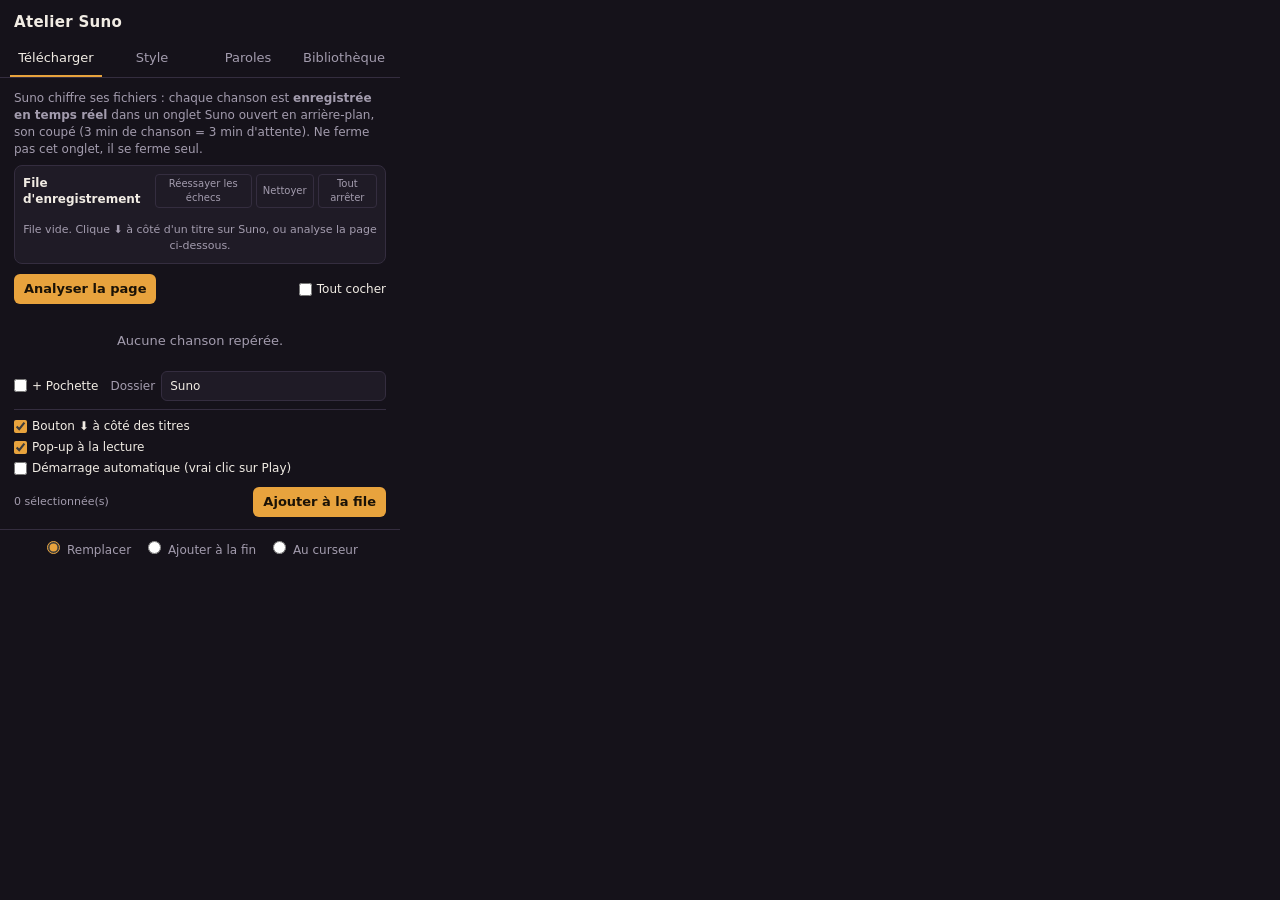
<file: extension-suno/popup.html>
<!doctype html>
<html lang="fr">
<head>
  <meta charset="utf-8">
  <title>Atelier Suno</title>
  <link rel="stylesheet" href="popup.css">
</head>
<body>
  <header>
    <h1>Atelier Suno</h1>
    <span id="status" class="status"></span>
  </header>

  <nav class="tabs">
    <button data-tab="dl" class="active">Télécharger</button>
    <button data-tab="style">Style</button>
    <button data-tab="lyrics">Paroles</button>
    <button data-tab="library">Bibliothèque</button>
  </nav>

  <!-- TÉLÉCHARGER -->
  <section id="tab-dl" class="panel active">
    <p class="hint">Suno chiffre ses fichiers : chaque chanson est <b>enregistrée en temps réel</b> dans un onglet Suno ouvert en arrière-plan, son coupé (3 min de chanson = 3 min d'attente). Ne ferme pas cet onglet, il se ferme seul.</p>
    <div id="q-box">
      <div class="q-head"><b>File d'enregistrement</b>
        <span class="q-btns">
          <button id="q-retry" class="mini">Réessayer les échecs</button>
          <button id="q-clear" class="mini">Nettoyer</button>
          <button id="q-cancel" class="mini">Tout arrêter</button>
        </span>
      </div>
      <ul id="q-list"></ul>
      <p id="q-empty" class="empty small">File vide. Clique ⬇ à côté d'un titre sur Suno, ou analyse la page ci-dessous.</p>
    </div>
    <div class="actions left">
      <button id="dl-scan">Analyser la page</button>
      <label class="check"><input type="checkbox" id="dl-all"> Tout cocher</label>
    </div>
    <ul id="dl-list"></ul>
    <p id="dl-empty" class="empty">Aucune chanson repérée.</p>
    <div class="row">
      <label class="check"><input type="checkbox" id="dl-cover"> + Pochette</label>
      <label class="field inline">Dossier <input id="dl-folder" type="text" value="Suno"></label>
    </div>
    <div class="row settings">
      <label class="check"><input type="checkbox" id="set-inline" checked> Bouton ⬇ à côté des titres</label>
      <label class="check"><input type="checkbox" id="set-popup" checked> Pop-up à la lecture</label>
      <label class="check" title="Sans cette option, Chrome peut exiger que tu cliques toi-même sur Play dans la fenêtre d'enregistrement."><input type="checkbox" id="set-auto"> Démarrage automatique (vrai clic sur Play)</label>
    </div>
    <div class="actions">
      <span class="meta" id="dl-count">0 sélectionnée(s)</span>
      <button id="dl-go">Ajouter à la file</button>
    </div>
  </section>

  <!-- STYLE -->
  <section id="tab-style" class="panel">
    <div id="chips"></div>
    <label class="field">Ajouts libres
      <input id="style-free" type="text" placeholder="ex. orgue Hammond, chœur gospel">
    </label>
    <label class="field">Exclure (négatif)
      <input id="style-exclude" type="text" placeholder="ex. no autotune, no rap">
    </label>
    <label class="field">Résultat
      <textarea id="style-out" rows="4"></textarea>
    </label>
    <div class="meta"><span id="style-count">0</span> caractères</div>
    <div class="actions">
      <button id="style-clear" class="ghost">Vider</button>
      <button id="style-save" class="ghost">Enregistrer</button>
      <button id="style-copy" class="ghost">Copier</button>
      <button id="style-insert">Insérer dans Suno</button>
    </div>
  </section>

  <!-- PAROLES -->
  <section id="tab-lyrics" class="panel">
    <label class="field">Modèle de structure
      <select id="tpl"></select>
    </label>
    <div class="tagbar" id="tags"></div>
    <label class="field">Paroles
      <textarea id="lyrics-out" rows="12" placeholder="Choisis un modèle ou clique sur les balises pour construire la chanson."></textarea>
    </label>
    <div class="meta"><span id="lyrics-count">0</span> caractères · <span id="lyrics-lines">0</span> lignes</div>
    <div class="actions">
      <button id="lyrics-clear" class="ghost">Vider</button>
      <button id="lyrics-save" class="ghost">Enregistrer</button>
      <button id="lyrics-copy" class="ghost">Copier</button>
      <button id="lyrics-insert">Insérer dans Suno</button>
    </div>
  </section>

  <!-- BIBLIOTHÈQUE -->
  <section id="tab-library" class="panel">
    <input id="lib-search" type="search" placeholder="Rechercher…">
    <ul id="lib-list"></ul>
    <p id="lib-empty" class="empty">Rien d'enregistré pour l'instant.</p>
    <div class="actions">
      <button id="lib-export" class="ghost">Exporter</button>
      <label class="ghost btn-file">Importer<input id="lib-import" type="file" accept="application/json" hidden></label>
    </div>
  </section>

  <footer>
    <label><input type="radio" name="mode" value="replace" checked> Remplacer</label>
    <label><input type="radio" name="mode" value="append"> Ajouter à la fin</label>
    <label><input type="radio" name="mode" value="insert"> Au curseur</label>
  </footer>

  <script src="data.js"></script>
  <script src="popup.js"></script>
</body>
</html>
</file>
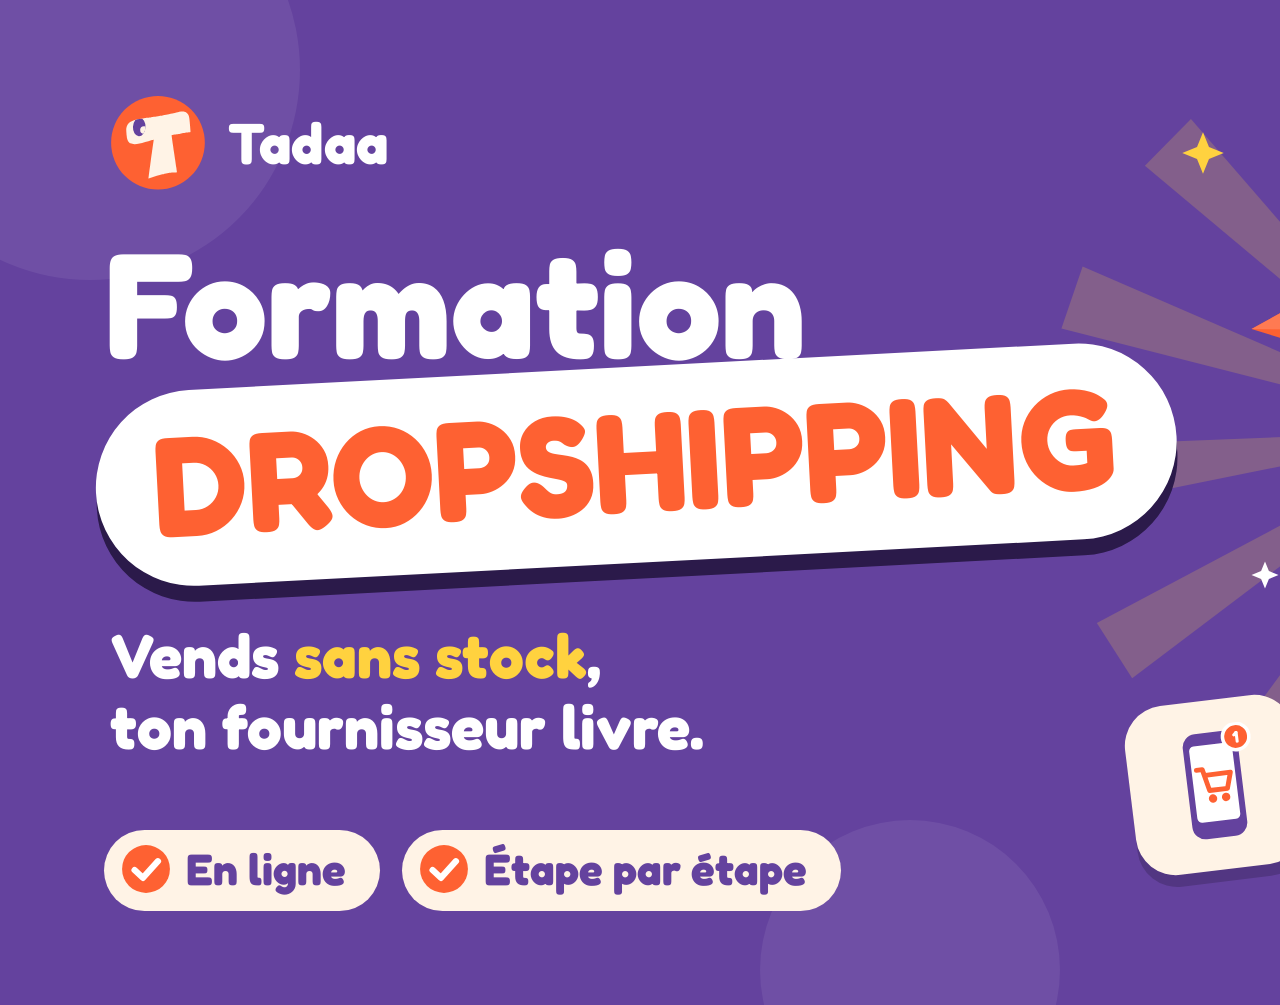
<file: tadaa-formation/couverture/couverture.html>
<!doctype html>
<html lang="fr"><head><meta charset="utf-8"><title>Couverture évènement</title>
<script src="t_path.js"></script>
<style>
  @font-face { font-family: "Fredoka"; font-weight: 600; src: url(fonts/fredoka-latin-600-normal.woff2) format("woff2"); }
  @font-face { font-family: "Fredoka"; font-weight: 700; src: url(fonts/fredoka-latin-700-normal.woff2) format("woff2"); }
  * { margin: 0; padding: 0; box-sizing: border-box; }
  #c { position: relative; width: 1920px; height: 1005px; overflow: hidden; background: #64429e; font-family: "Fredoka", sans-serif; font-weight: 700; color: #fff; }
  .a { position: absolute; }
  .blob { position: absolute; border-radius: 50%; background: rgba(255,255,255,.07); }
  .pill { display: inline-block; border-radius: 999px; }
  .chip { display: inline-flex; align-items: center; gap: 14px; background: #fff3e6; color: #64429e; font-size: 44px; border-radius: 999px; padding: 12px 34px 16px 16px; margin-right: 18px; }
  .card { position: absolute; width: 170px; height: 170px; border-radius: 40px; background: #fff3e6; display: flex; align-items: center; justify-content: center; box-shadow: 0 12px 0 rgba(0,0,0,.18); }
</style></head><body>
<div id="c">
  <div class="blob" style="left:-120px;top:-140px;width:420px;height:420px"></div>
  <div class="blob" style="left:760px;top:820px;width:300px;height:300px"></div>
  <div class="blob" style="left:1780px;top:-80px;width:260px;height:260px"></div>
  <div class="blob" style="left:1700px;top:860px;width:200px;height:200px;background:rgba(254,97,50,.25)"></div>

  <!-- rayons + toque -->
  <svg class="a" style="left:1050px;top:20px" width="820" height="820" viewBox="-100 -100 200 200">
    <g id="rays"></g>
  </svg>
  <svg class="a" style="left:1235px;top:150px;transform:rotate(-6deg)" width="450" height="450" viewBox="0 0 100 100">
    <path d="M26 44 L26 64 C 26 74, 74 74, 74 64 L74 44 L50 54 Z" fill="#d94a22"/>
    <path d="M50 16 L95 35 L50 54 L5 35 Z" fill="#fe6132"/><path d="M50 16 L95 35 L50 40 L5 35 Z" fill="#ff7a52"/>
    <path d="M50 35 L84 39" stroke="#ffd23f" stroke-width="2.6" stroke-linecap="round"/><circle cx="50" cy="35" r="3.6" fill="#ffd23f"/>
    <g transform="rotate(14 84 39)"><path d="M84 39 L84 60" stroke="#ffd23f" stroke-width="2.6" stroke-linecap="round"/><path d="M80 58 L88 58 L89.5 72 L78.5 72 Z" fill="#ffd23f"/></g>
  </svg>
  <div id="stars"></div>

  <!-- les 3 étapes en vignettes -->
  <div class="card" style="left:1130px;top:700px;transform:rotate(-7deg)"><svg width="120" height="120" viewBox="0 0 100 100"><rect x="27" y="6" width="46" height="88" rx="11" fill="#64429e"/><rect x="32" y="16" width="36" height="64" rx="4" fill="#fff"/><path d="M36 36 L41 36 L45 54 L60 54 L64 41 L43 41" stroke="#fe6132" stroke-width="4" fill="none" stroke-linecap="round" stroke-linejoin="round"/><circle cx="47" cy="61" r="3.5" fill="#fe6132"/><circle cx="58" cy="61" r="3.5" fill="#fe6132"/><circle cx="72" cy="12" r="11" fill="#fe6132" stroke="#fff" stroke-width="3"/><text x="72" y="17" font-size="14" font-family="Fredoka" font-weight="700" fill="#fff" text-anchor="middle">1</text></svg></div>
  <div class="card" style="left:1375px;top:745px;transform:rotate(4deg)"><svg width="120" height="120" viewBox="0 0 100 100"><path d="M30 46 Q 48 18 64 46" stroke="#d9cdee" stroke-width="3" stroke-dasharray="1 6" stroke-linecap="round" fill="none"/><rect x="6" y="34" width="24" height="44" rx="6" fill="#64429e"/><rect x="9" y="40" width="18" height="30" rx="2" fill="#fff"/><path d="M58 54 L76 40 L94 54 L94 84 L58 84 Z" fill="#fe6132"/><rect x="70" y="66" width="12" height="18" fill="#d94a22"/><rect x="64" y="56" width="8" height="6" fill="#fff3e6"/><rect x="80" y="56" width="8" height="6" fill="#fff3e6"/><g transform="translate(46 24) rotate(-20)"><path d="M9 0 L-7 -7 L-3 0 L-7 7 Z" fill="#64429e"/><path d="M9 0 L-3 0 L-5 4 Z" fill="#2b1a4a"/></g></svg></div>
  <div class="card" style="left:1620px;top:690px;transform:rotate(-3deg)"><svg width="125" height="125" viewBox="0 0 100 100"><path d="M2 44 L14 44 M4 54 L14 54 M2 64 L12 64" stroke="#d9cdee" stroke-width="4" stroke-linecap="round"/><rect x="16" y="38" width="46" height="32" rx="5" fill="#fe6132"/><rect x="29" y="46" width="18" height="16" rx="2" fill="#e0a86a"/><path d="M29 52 L47 52" stroke="#c98a4b" stroke-width="2.5"/><path d="M62 48 L76 48 L87 59 L87 70 L62 70 Z" fill="#64429e"/><path d="M66 52 L75 52 L82 59 L66 59 Z" fill="#fff"/><circle cx="30" cy="72" r="8.5" fill="#2b1a4a"/><circle cx="30" cy="72" r="3.5" fill="#fff3e6"/><circle cx="74" cy="72" r="8.5" fill="#2b1a4a"/><circle cx="74" cy="72" r="3.5" fill="#fff3e6"/></svg></div>

  <!-- textes -->
  <div class="a" style="left:110px;top:95px;display:flex;align-items:center;gap:22px">
    <svg id="logo" width="96" height="96" viewBox="0 0 1254 1254"></svg>
    <div style="font-size:58px;letter-spacing:.01em">Tadaa</div>
  </div>
  <div class="a" style="left:104px;top:228px;font-size:150px;line-height:1">Formation</div>
  <div class="a" style="left:96px;top:395px;transform:rotate(-3deg);transform-origin:left center">
    <div class="pill" style="font-size:142px;line-height:1;background:#fff;color:#fe6132;padding:22px 58px 32px;box-shadow:0 16px 0 #2b1a4a">DROPSHIPPING</div>
  </div>
  <div class="a" style="left:110px;top:620px;font-size:62px;line-height:1.15">Vends <span style="color:#ffd23f">sans stock</span>,<br>ton fournisseur livre.</div>
  <div class="a" style="left:104px;top:830px">
    <span class="chip"><svg width="52" height="52" viewBox="0 0 100 100"><circle cx="50" cy="50" r="46" fill="#fe6132"/><path d="M28 52 L44 67 L73 35" stroke="#fff" stroke-width="12" stroke-linecap="round" stroke-linejoin="round" fill="none"/></svg>En ligne</span>
    <span class="chip"><svg width="52" height="52" viewBox="0 0 100 100"><circle cx="50" cy="50" r="46" fill="#fe6132"/><path d="M28 52 L44 67 L73 35" stroke="#fff" stroke-width="12" stroke-linecap="round" stroke-linejoin="round" fill="none"/></svg>Étape par étape</span>
  </div>
</div>
<script>
  const T = window.T_PATH;
  document.getElementById("rays").innerHTML = Array.from({ length: 14 }, (_, i) => `<path d="M0 0 L-8 -100 L8 -100 Z" fill="rgba(255,210,63,.2)" transform="rotate(${i * 360 / 14 + 6})"/>`).join("");
  document.getElementById("logo").innerHTML = `<defs><clipPath id="ld"><circle cx="626.5" cy="623.5" r="612"/></clipPath><clipPath id="lt"><path d="${T}"/></clipPath><clipPath id="le"><ellipse cx="382" cy="418" rx="82" ry="122" transform="rotate(3 382 418)"/></clipPath></defs>
    <circle cx="626.5" cy="623.5" r="612" fill="#fe6132"/><g clip-path="url(#ld)"><path d="${T}" fill="#fff3e6"/><g clip-path="url(#lt)"><ellipse cx="382" cy="418" rx="82" ry="122" transform="rotate(3 382 418)" fill="#64429e"/><g clip-path="url(#le)"><circle cx="444" cy="458" r="50" fill="#fff3e6"/></g></g></g>`;
  const st = [[1180, 130, 46, "#ffd23f"], [1760, 200, 36, "#fff"], [1250, 560, 30, "#fff"], [1800, 520, 50, "#ffd23f"], [1520, 90, 28, "#fff"], [1700, 380, 24, "#ffd23f"]];
  document.getElementById("stars").innerHTML = st.map(([x, y, s, c]) => `<svg class="a" style="left:${x}px;top:${y}px" width="${s}" height="${s}" viewBox="-10 -10 20 20"><path d="M0 -9 L2.6 -2.6 L9 0 L2.6 2.6 L0 9 L-2.6 2.6 L-9 0 L-2.6 -2.6Z" fill="${c}"/></svg>`).join("");
  window.ready = document.fonts.load("700 100px Fredoka").then(() => document.fonts.ready);
</script>
</body></html>
</file>
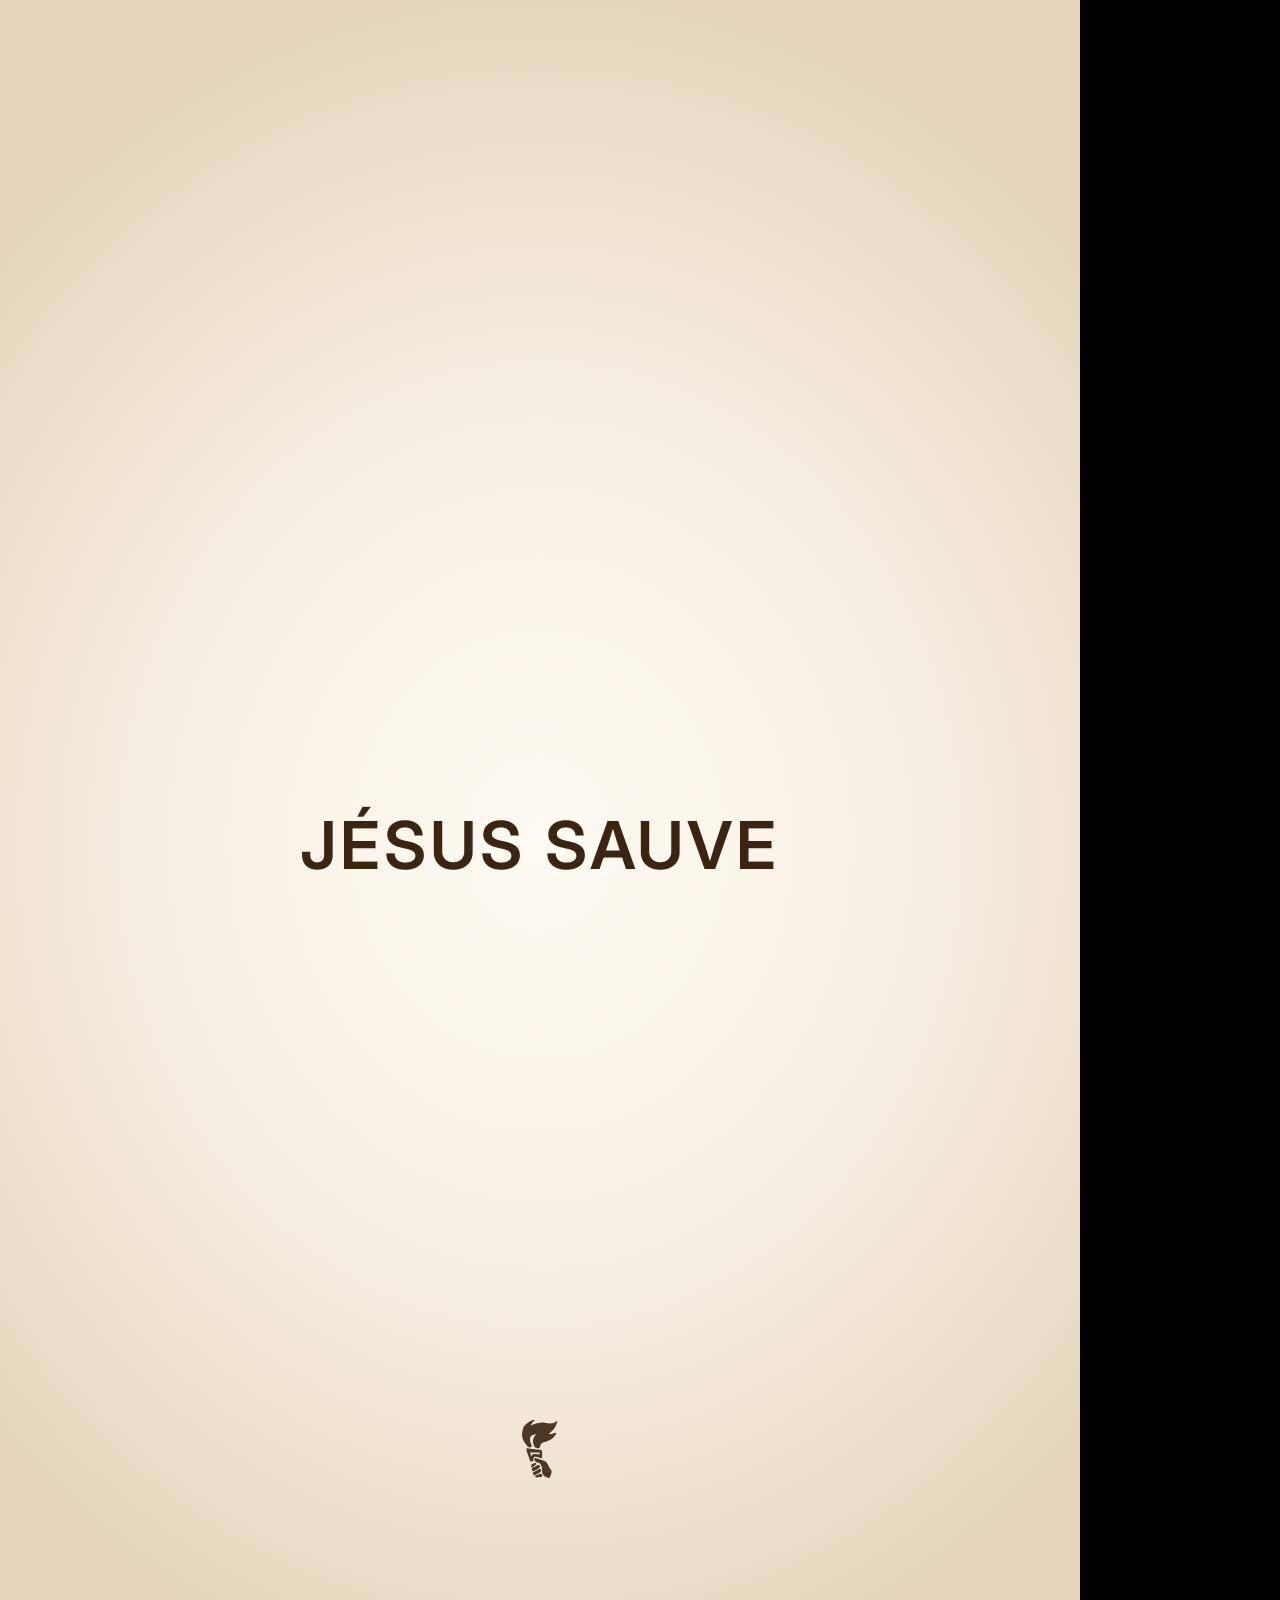
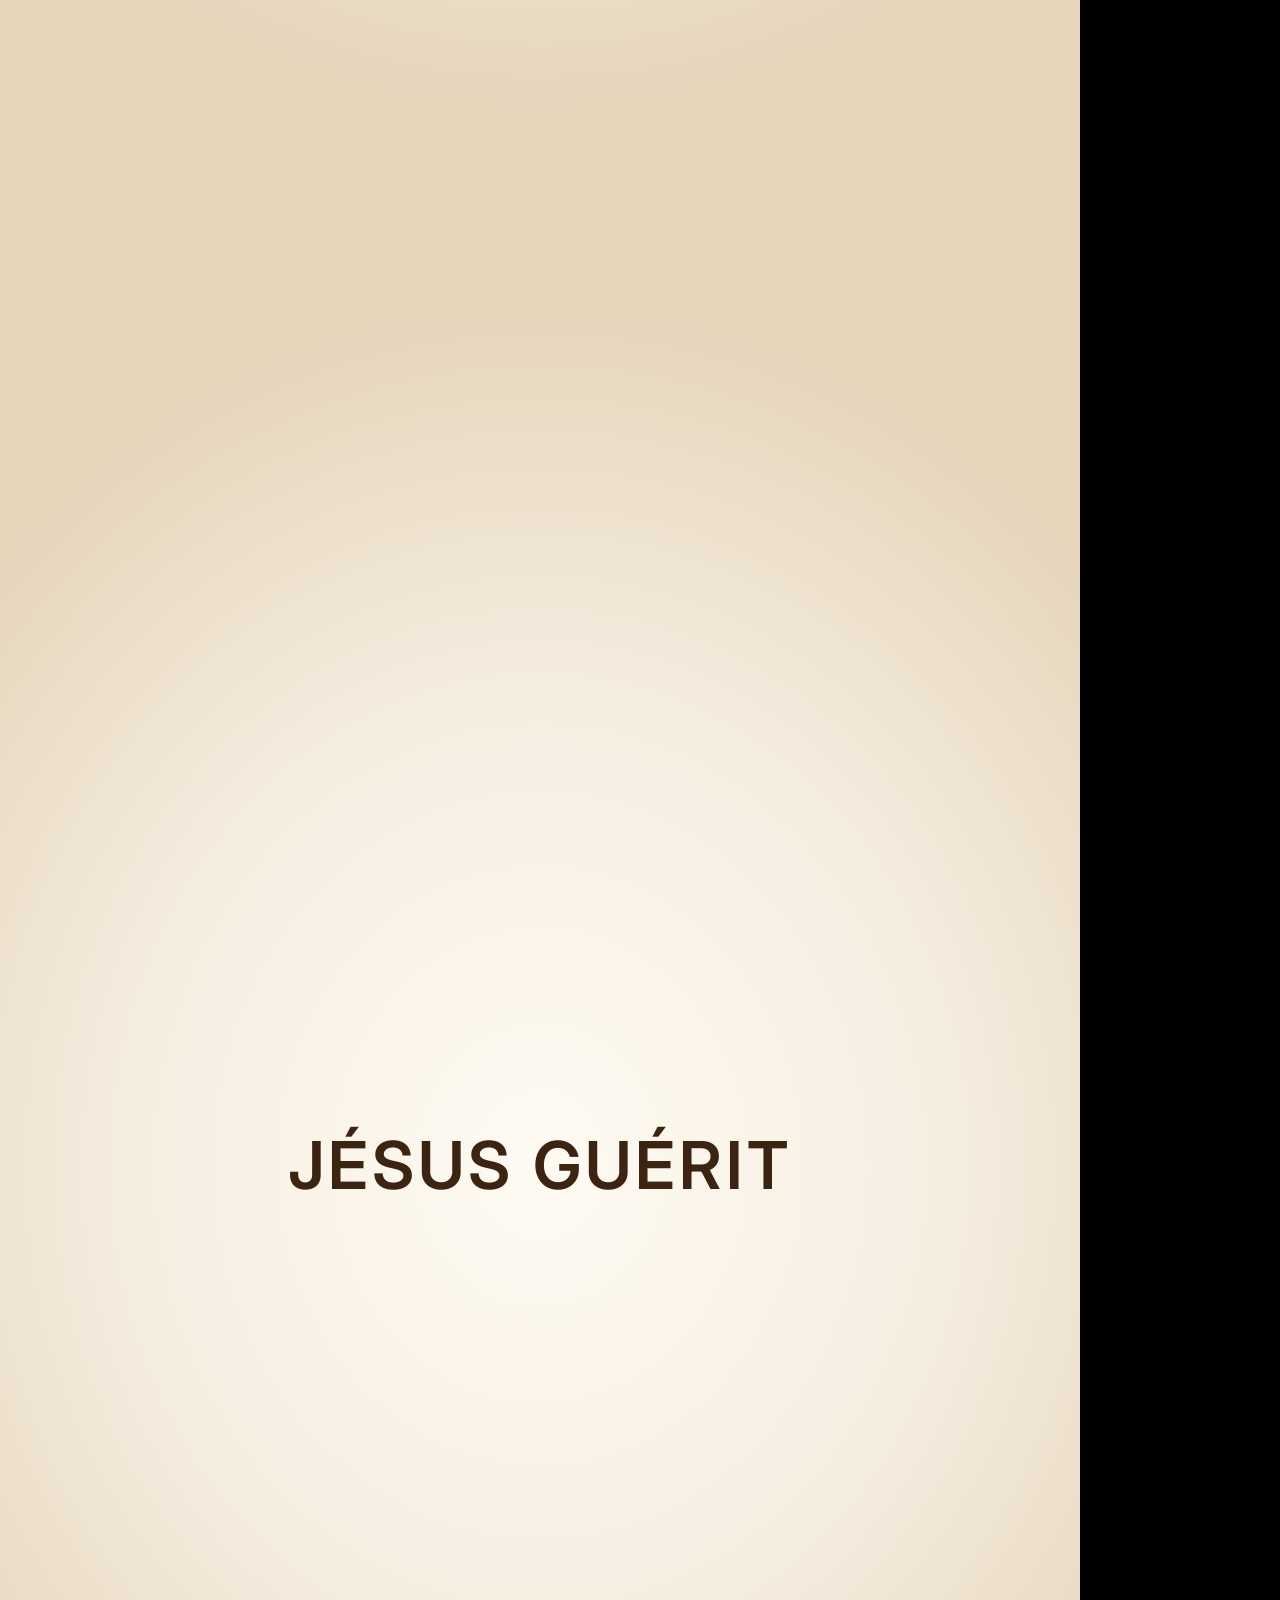
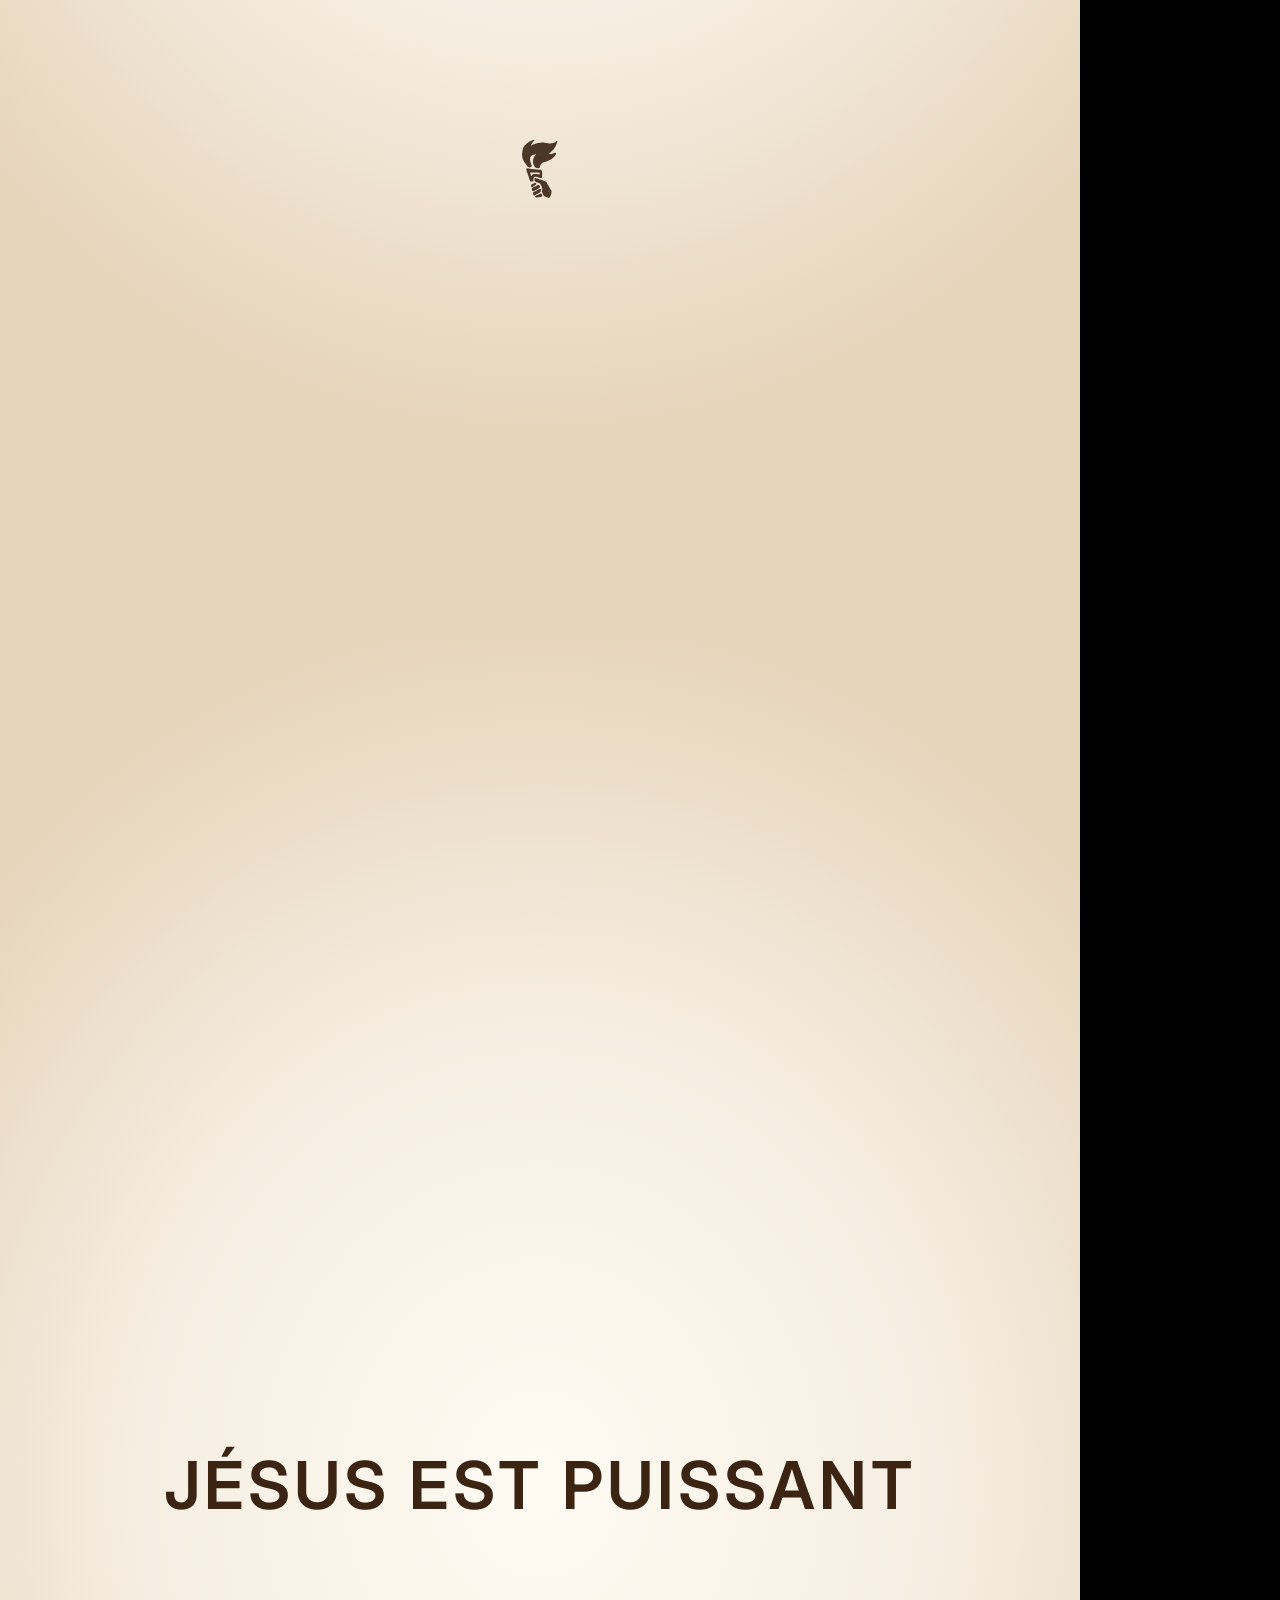
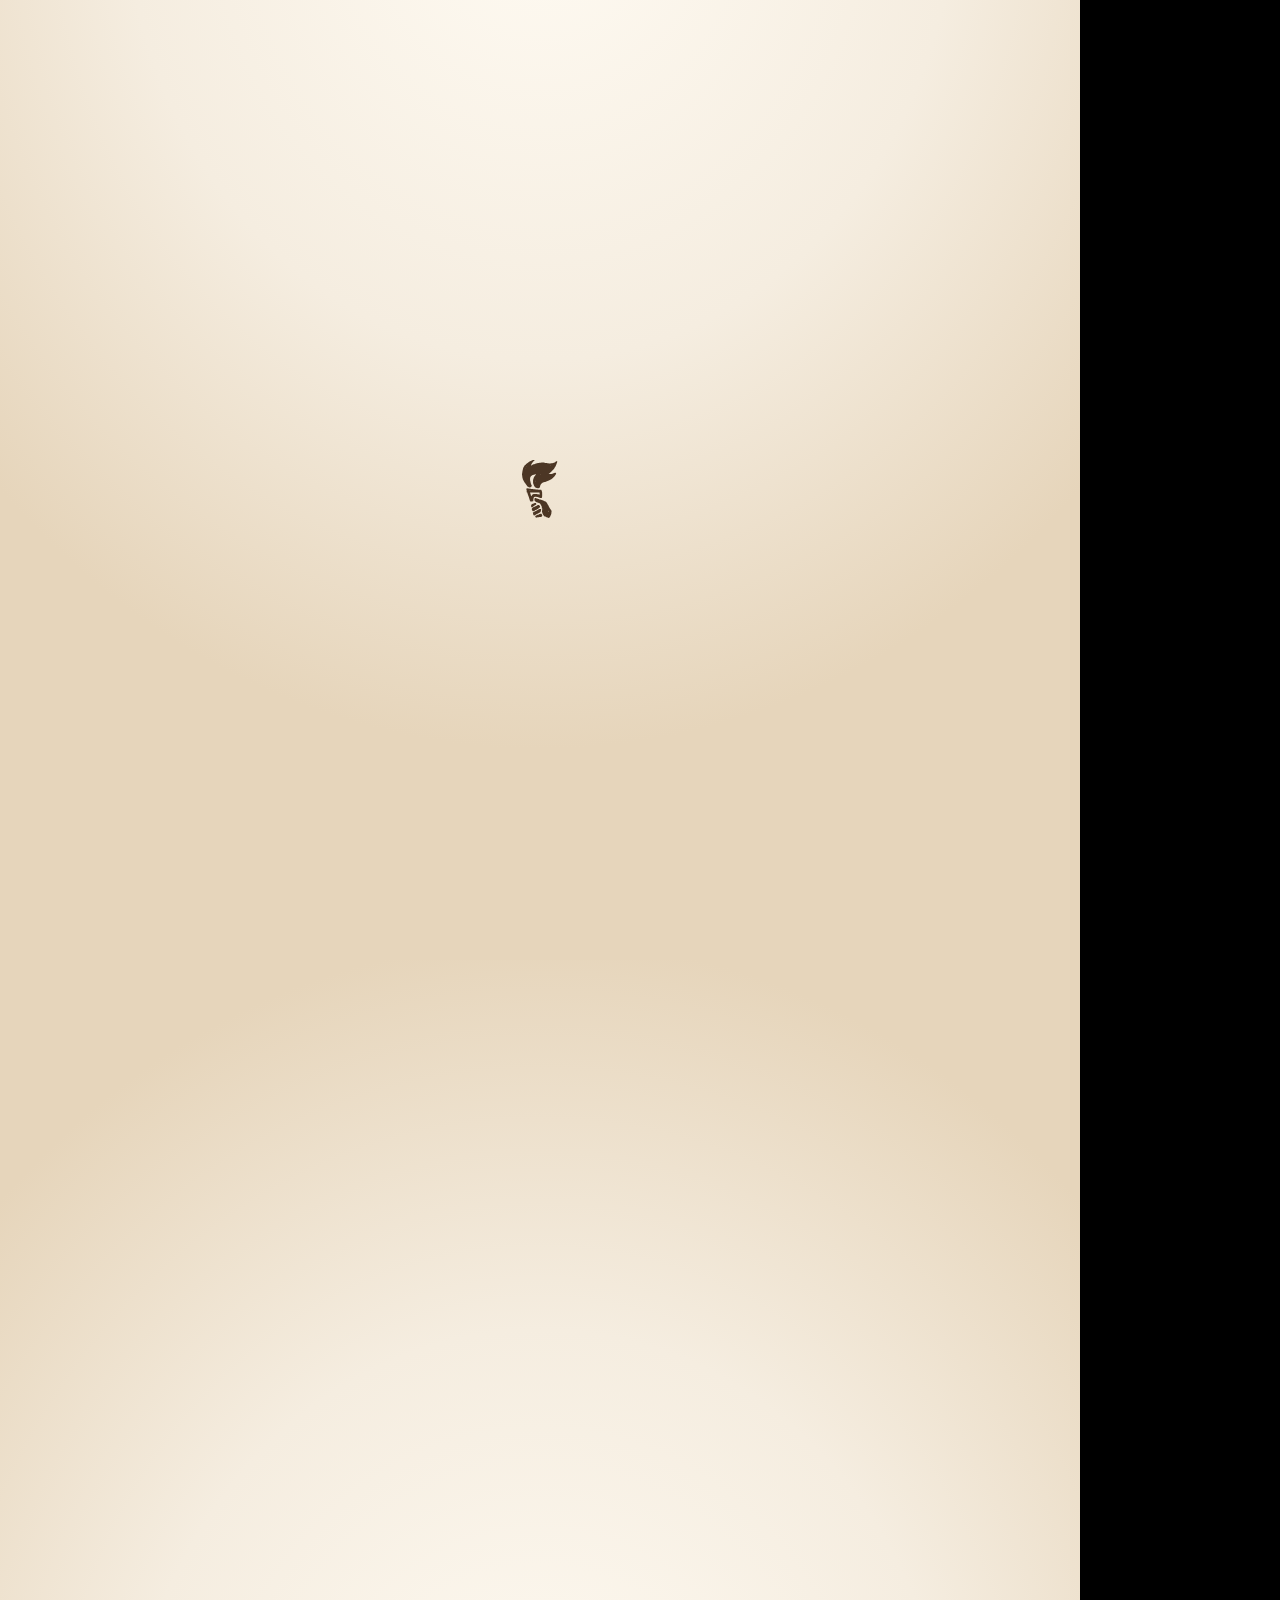
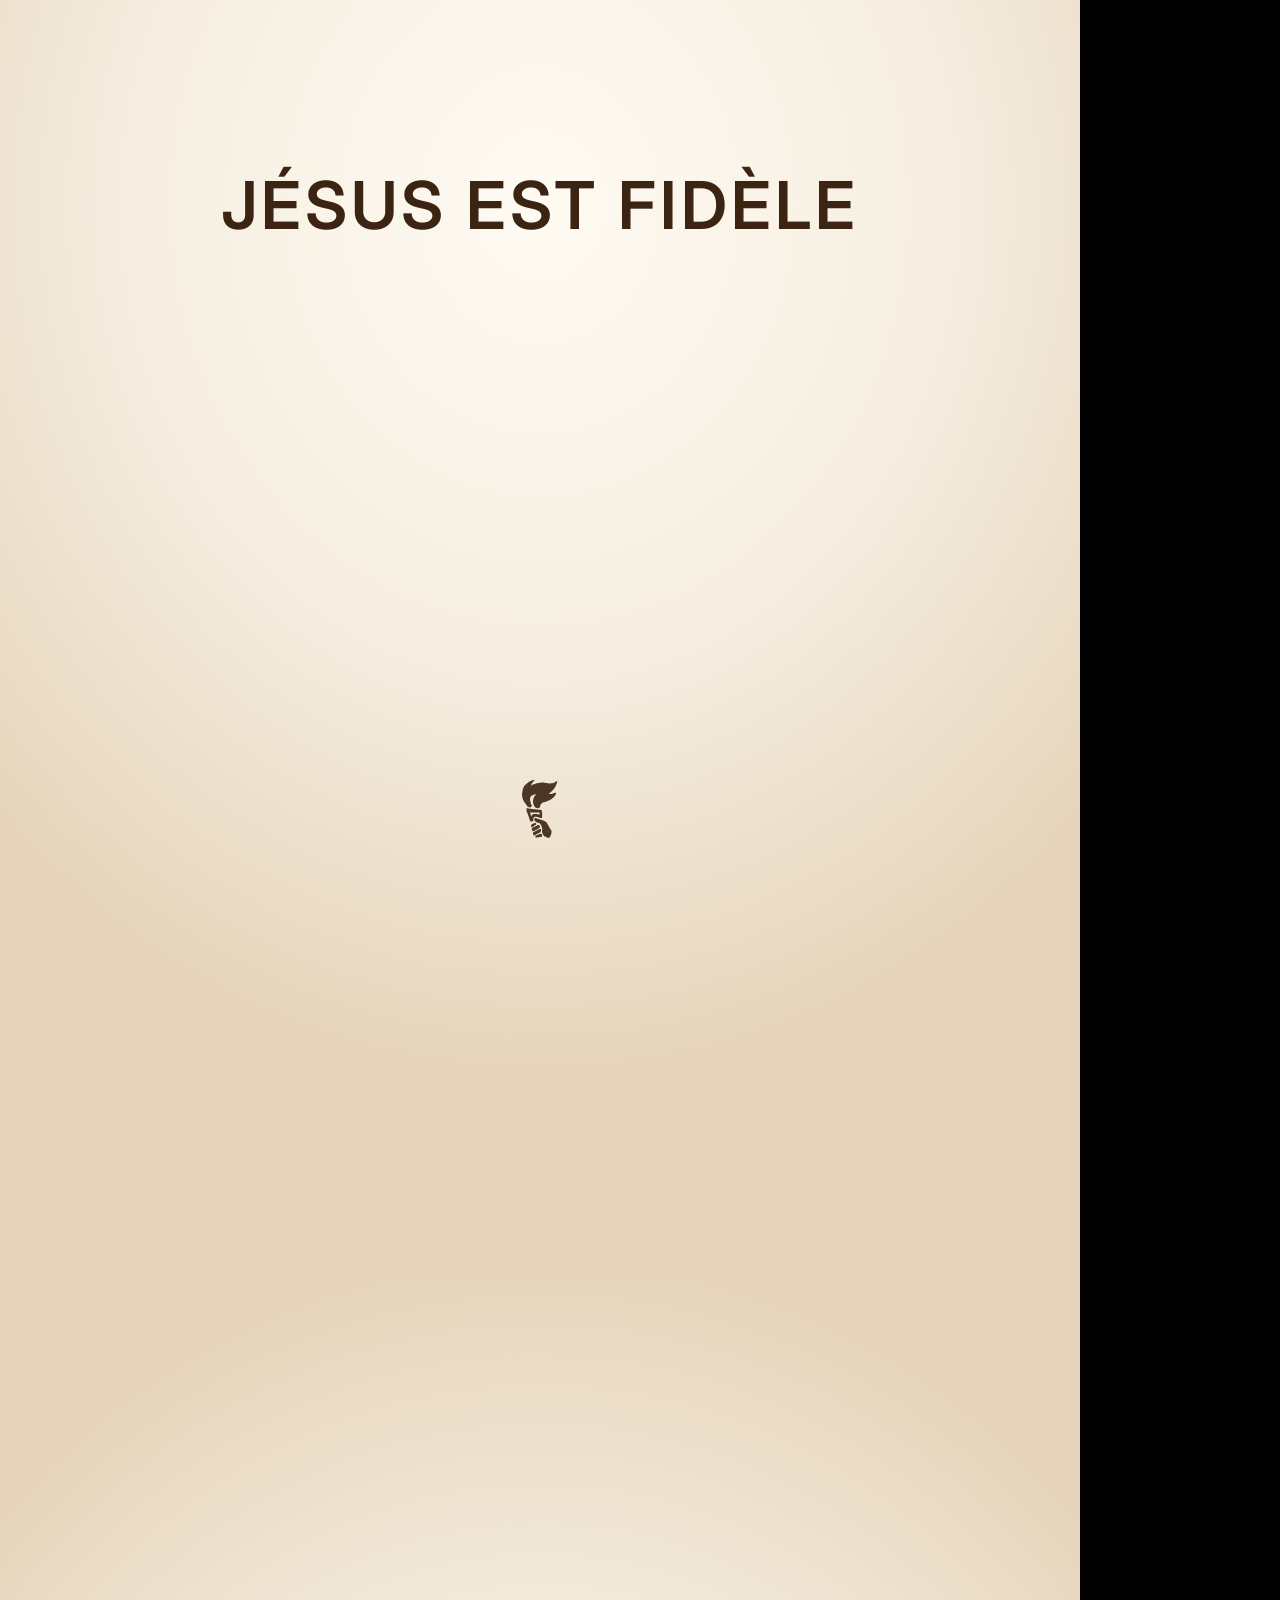
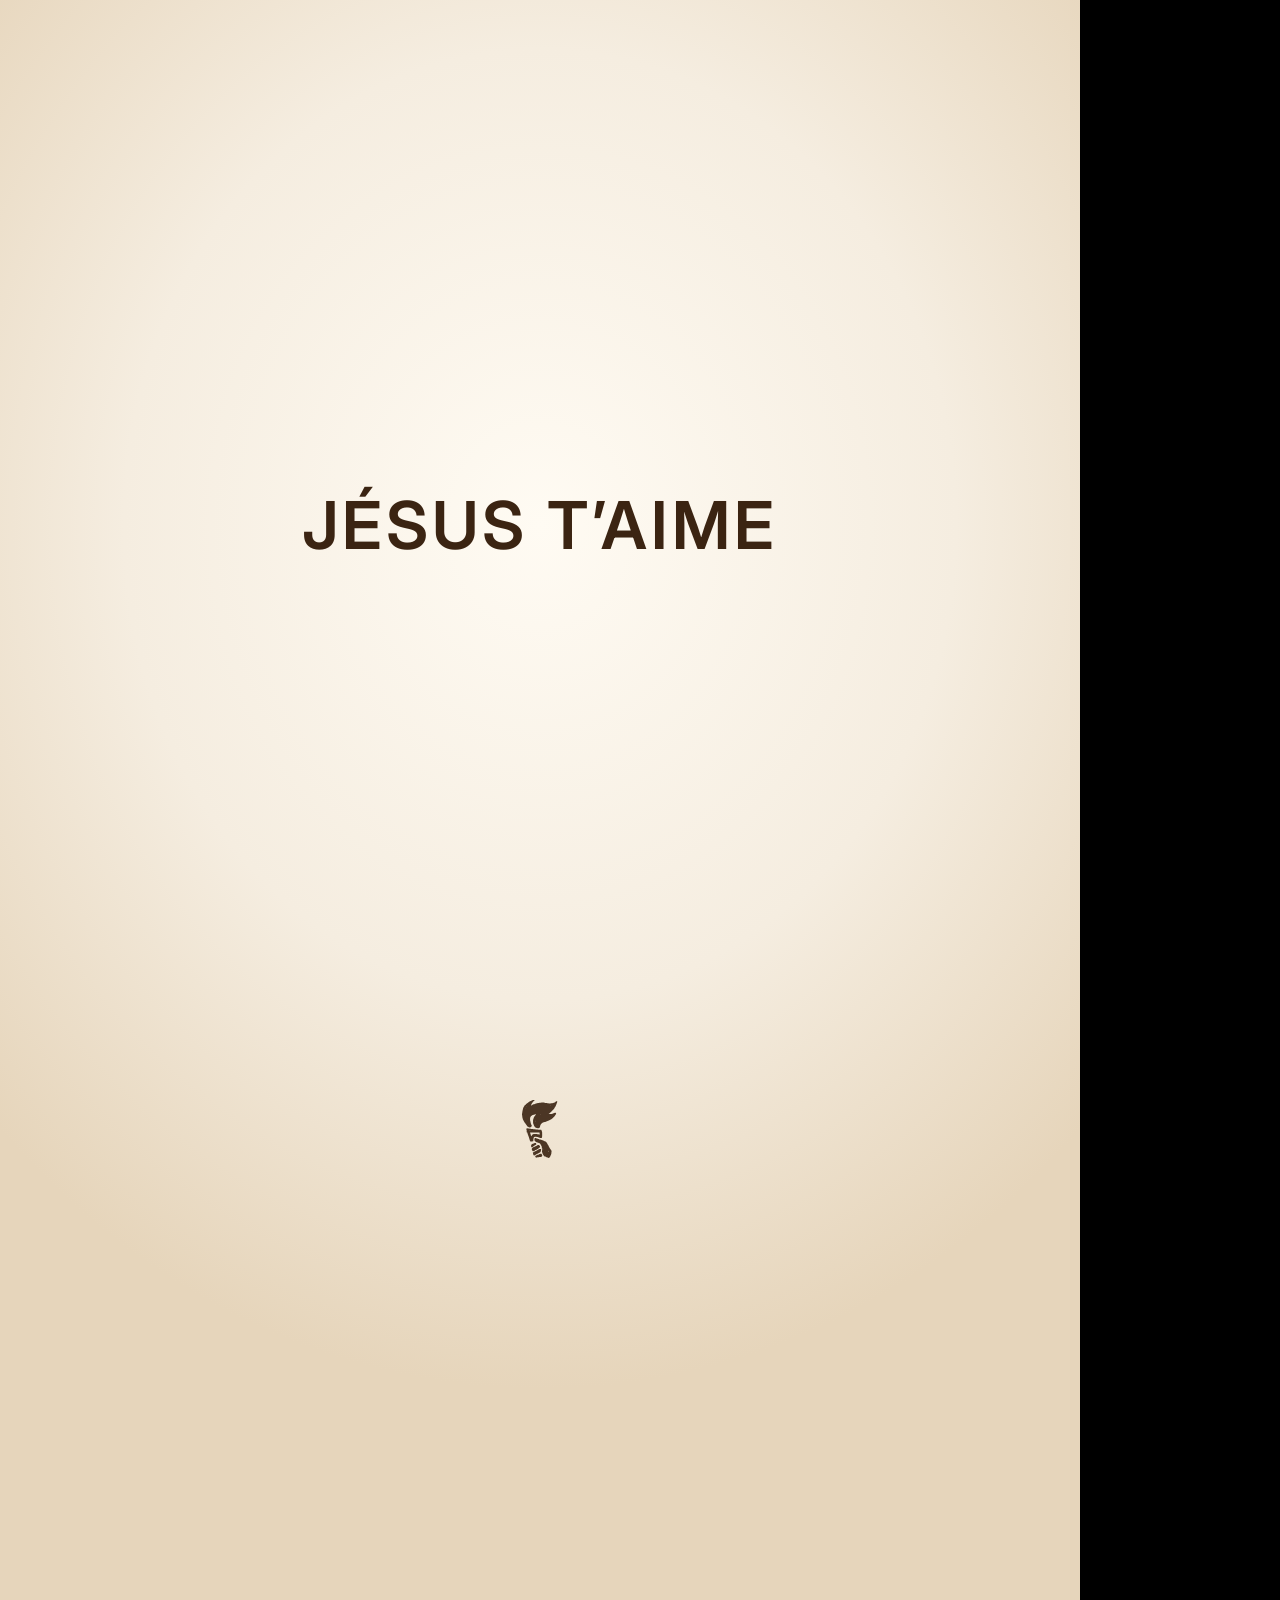
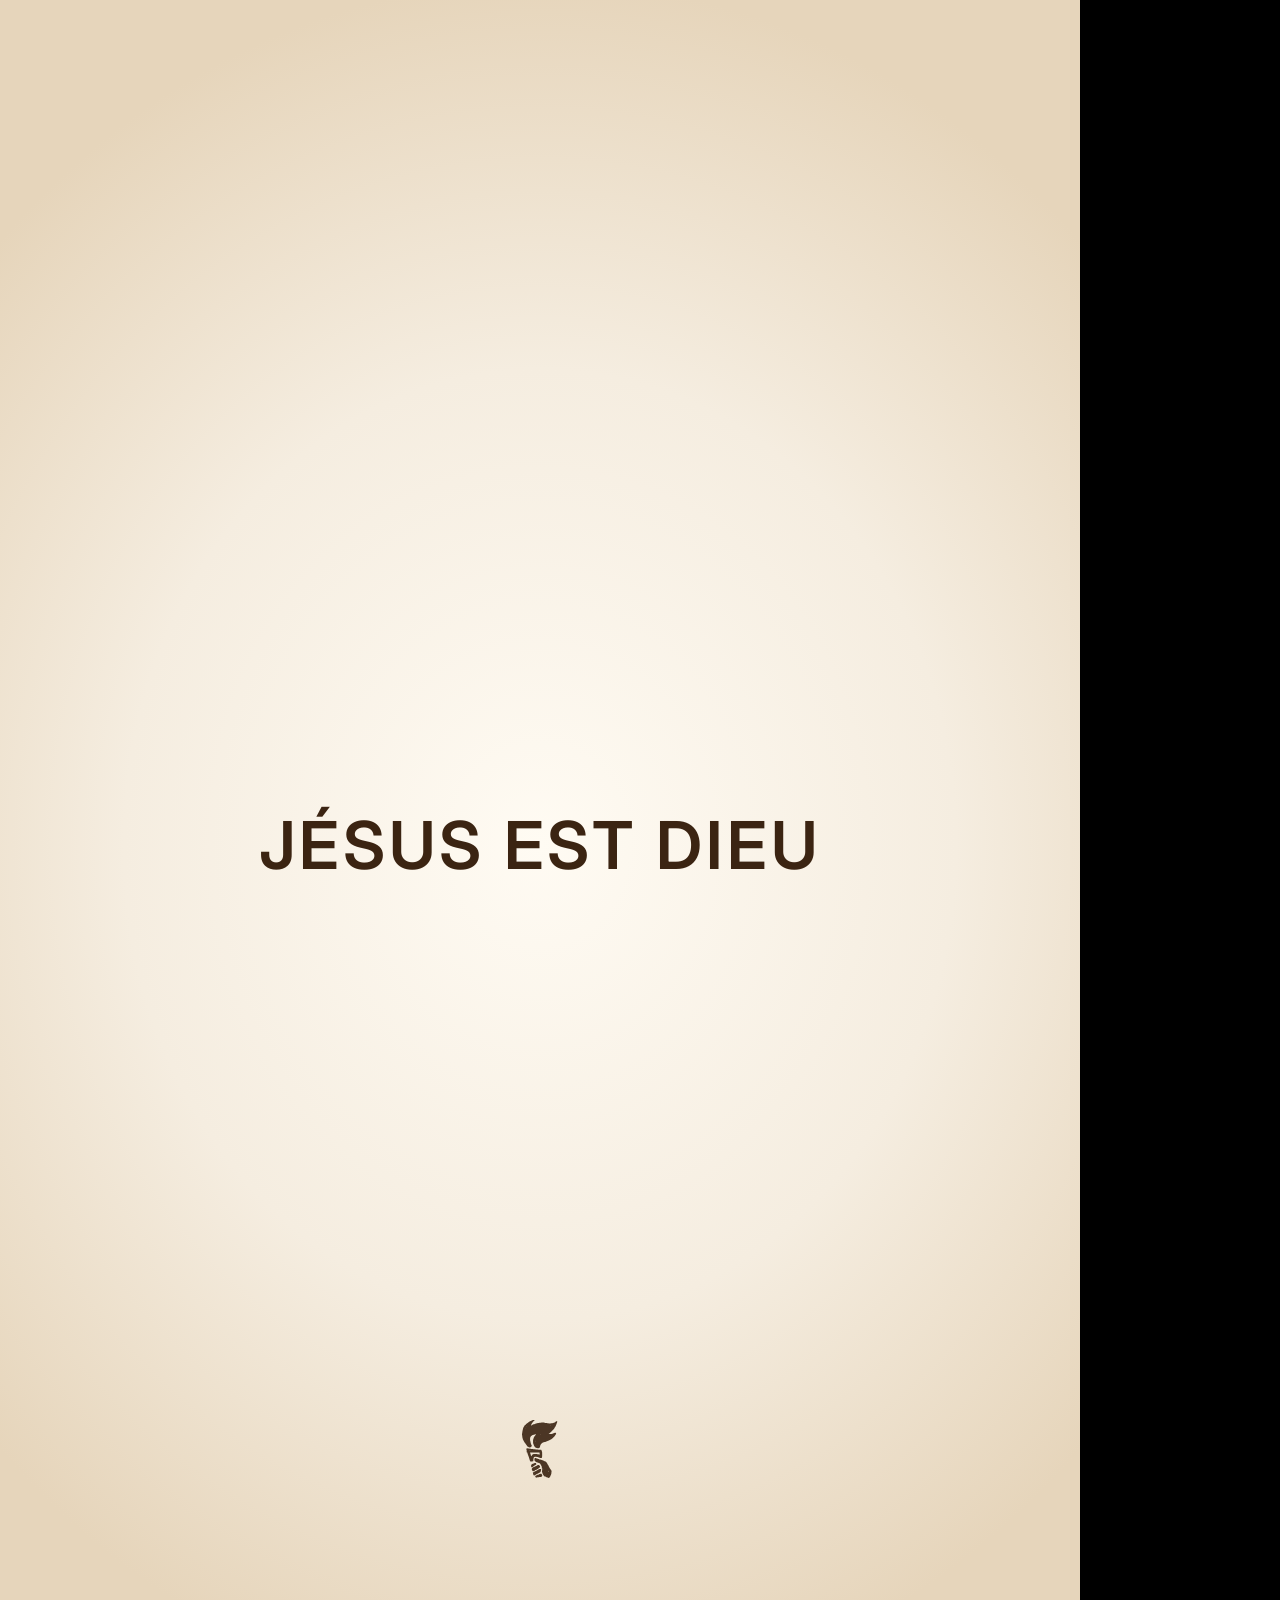
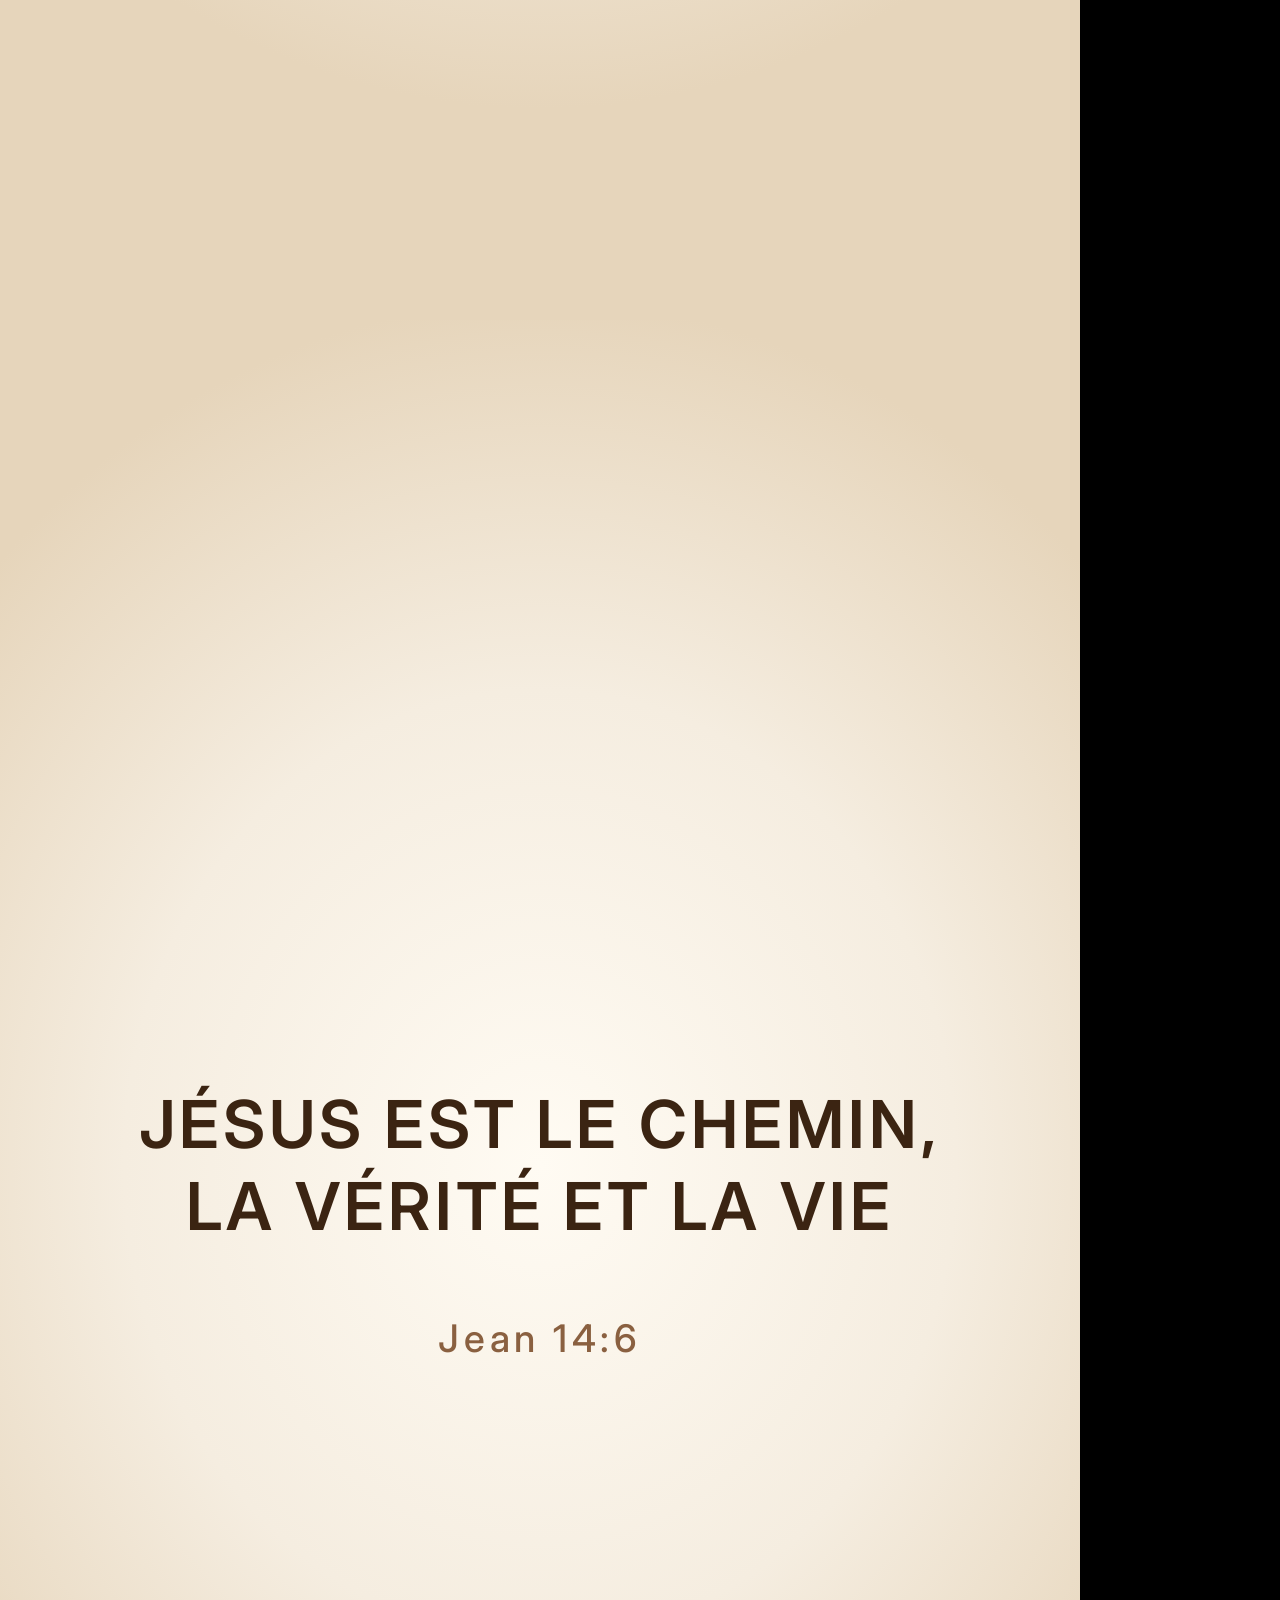
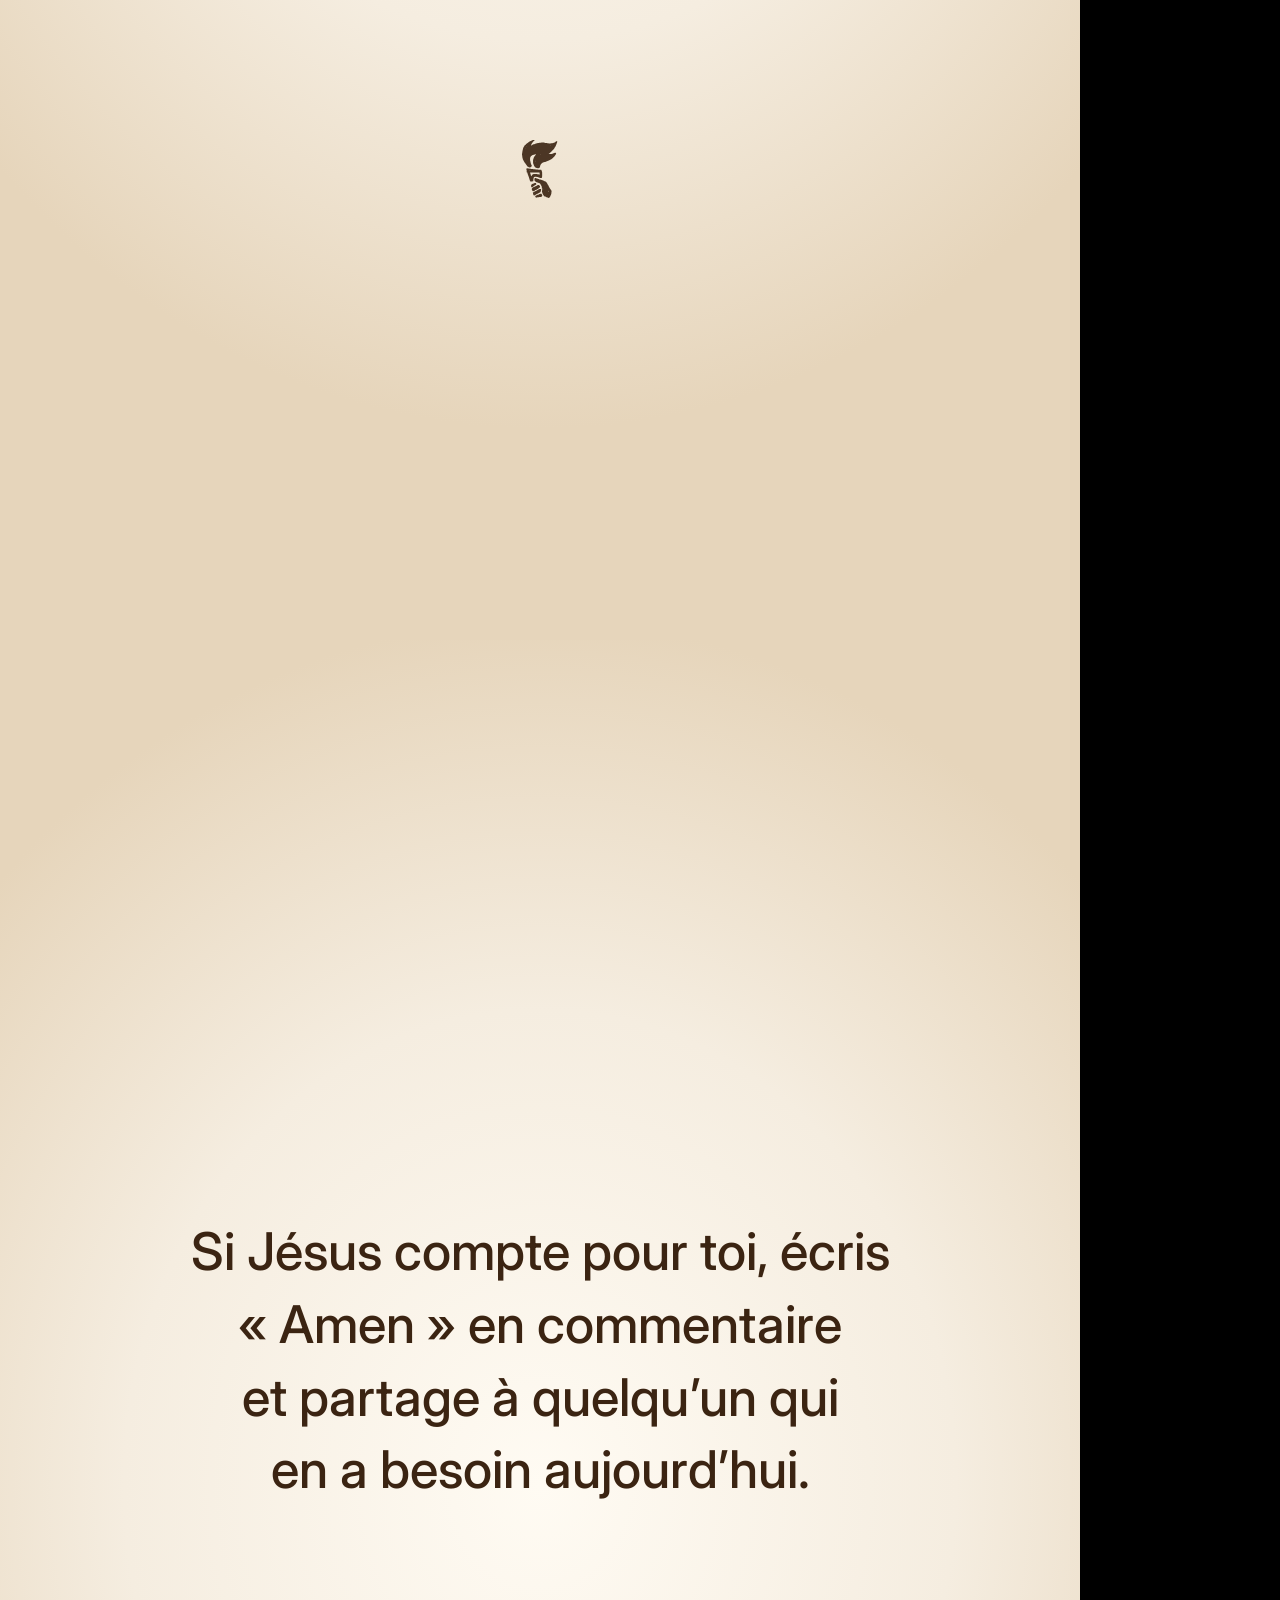
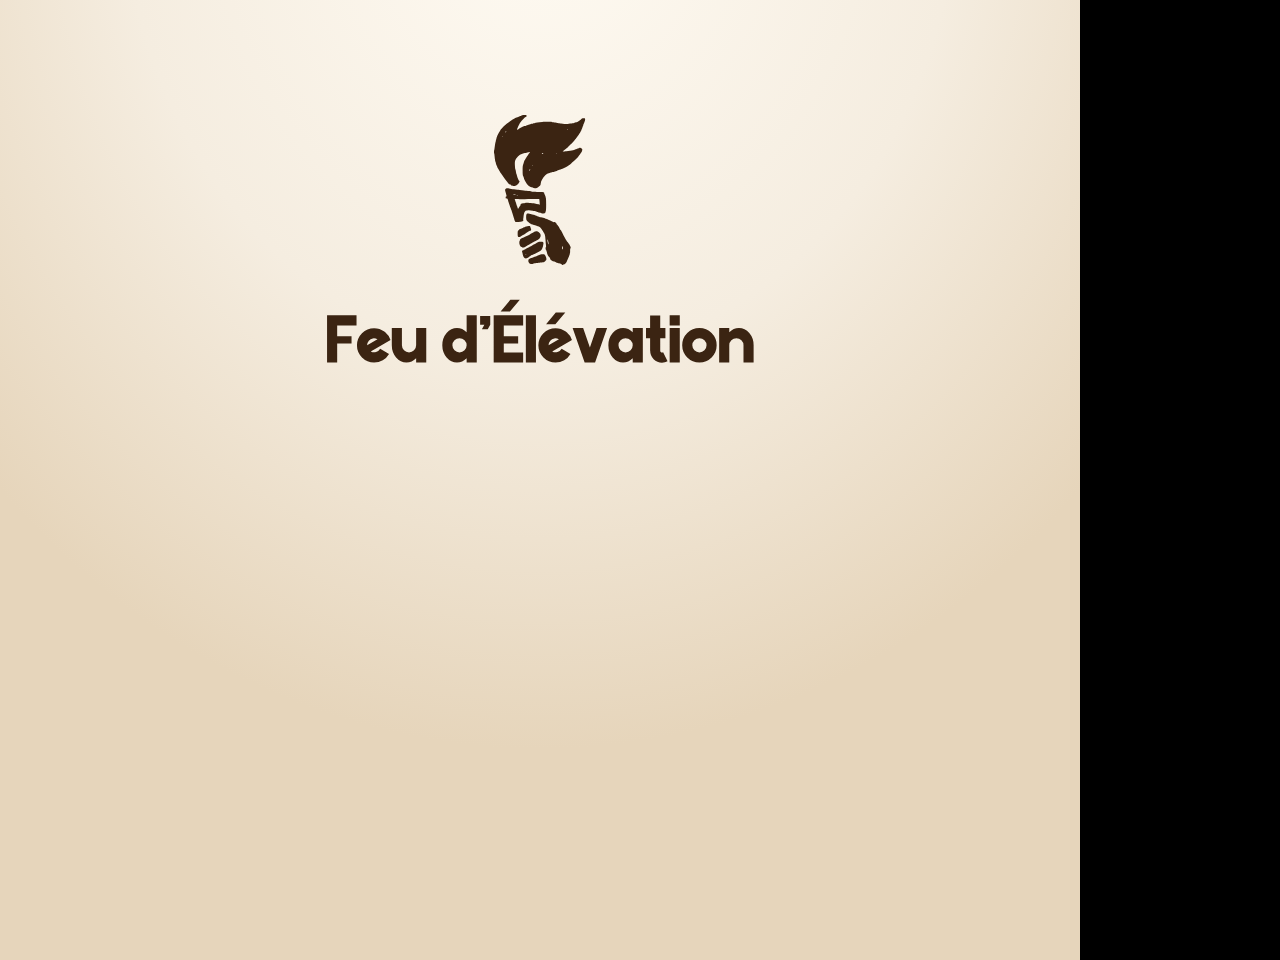
<file: tiktok/source/carrousel.html>
<!doctype html><html><head><meta charset="utf-8">
<link href="https://fonts.googleapis.com/css2?family=Inter:wght@500;600&display=swap" rel="stylesheet">
<style>
html,body{margin:0;background:#000}
.s{width:1080px;height:1920px;position:relative;overflow:hidden;display:flex;flex-direction:column;align-items:center;justify-content:flex-start;
  background:radial-gradient(ellipse 70% 45% at 50% 44%,#FFFBF3 0%,#F5EDE0 55%,#E6D5BB 100%);font-family:Inter,Arial,sans-serif;color:#3B2412}
.t{position:absolute;top:44%;transform:translateY(-50%);width:860px;text-align:center;font-weight:600;font-size:66px;line-height:1.25;letter-spacing:.06em;text-wrap:balance}
.ref{position:absolute;top:calc(44% + 150px);font-weight:500;font-size:38px;letter-spacing:.12em;color:#8A6040}
.mark{position:absolute;top:1420px}
.cta{position:absolute;top:30%;width:820px;font-weight:500;font-size:52px;line-height:1.4;text-align:center;text-wrap:balance}
.sign{position:absolute;top:56%;display:flex;flex-direction:column;align-items:center}
</style></head><body><section class="s" id="s1"><div class="t">JÉSUS SAUVE</div><div class="mark"><svg viewBox="0 0 486 800" style="height:58px;opacity:0.9" fill="#3B2412" fill-rule="evenodd"><path d="M363.3 798.7C360.2 795.6 353.6 792.0 351.0 792.0C350.0 792.0 348.8 791.5 348.5 791.0C348.2 790.5 345.5 790.0 342.7 790.0C338.2 790.0 336.5 789.3 330.5 785.5C326.7 783.0 322.4 781.0 321.0 781.0C316.3 781.0 311.4 779.0 307.3 775.5C305.0 773.6 302.7 772.0 302.1 772.0C301.5 772.0 301.0 771.4 301.0 770.6C301.0 769.8 299.9 766.9 298.5 764.2C297.1 761.4 296.0 758.7 296.0 758.1C296.0 757.5 295.6 757.0 295.0 757.0C292.1 757.0 283.0 740.8 283.0 735.4C282.9 733.8 282.3 731.4 281.5 730.0C280.7 728.6 280.1 726.7 280.0 725.8C280.0 724.9 278.9 722.4 277.5 720.4C274.5 716.0 274.1 708.6 276.6 703.8C278.0 701.2 278.0 699.6 277.0 692.1C276.3 687.4 275.4 676.8 274.9 668.5C273.4 641.8 272.2 637.1 262.5 622.5C259.5 618.0 257.0 613.9 257.0 613.5C257.0 611.4 246.6 599.0 243.5 597.6C241.6 596.7 239.8 595.5 239.5 595.0C239.2 594.4 238.0 594.0 236.9 594.0C235.9 594.0 234.2 593.6 233.2 593.1C227.2 590.0 220.0 587.6 213.7 586.4C211.7 586.1 209.7 585.4 209.4 584.9C209.1 584.4 208.0 584.0 207.0 584.0C200.3 584.0 181.1 570.9 174.8 562.0C170.1 555.5 170.3 532.5 175.2 527.3C177.3 525.1 178.0 524.9 183.4 525.6C186.7 525.9 191.8 527.1 194.9 528.1C197.9 529.2 201.6 530.0 203.1 530.0C204.6 530.0 206.1 530.4 206.4 530.9C206.7 531.4 208.6 532.1 210.6 532.5C212.6 532.8 215.0 533.5 215.9 533.9C218.2 535.1 224.0 537.0 227.7 538.0C229.4 538.4 233.0 539.8 235.7 541.0C238.3 542.2 241.4 543.6 242.5 544.1C243.6 544.5 247.4 545.1 251.0 545.3C256.8 545.6 268.3 549.1 273.2 552.0C274.2 552.5 275.6 553.0 276.4 553.0C277.1 553.0 279.1 553.7 280.6 554.5C282.2 555.3 284.3 556.0 285.2 556.0C286.1 556.0 287.2 556.5 287.5 557.0C287.8 557.5 288.8 558.0 289.5 558.0C290.3 558.0 294.9 559.8 299.7 562.1C312.8 568.1 313.1 568.3 314.1 570.1C314.8 571.4 315.9 571.7 318.8 571.3C321.6 570.9 323.6 571.3 325.6 572.6C328.6 574.5 334.0 579.8 334.0 580.7C334.0 581.0 336.4 584.3 339.4 587.9C344.7 594.3 352.0 607.0 352.0 609.6C352.0 610.3 353.3 611.8 355.0 613.0C357.1 614.5 359.8 619.0 364.1 627.8C370.3 640.9 370.9 642.0 375.5 650.5C377.0 653.2 378.9 656.9 379.8 658.5C381.7 662.3 388.9 673.1 393.5 679.0C399.8 687.2 406.0 696.8 406.0 698.2C406.0 699.0 406.7 700.5 407.5 701.6C409.4 704.0 409.4 709.0 407.5 711.4C406.4 712.9 406.0 716.3 406.0 725.1C406.0 731.9 405.6 737.1 405.0 737.5C404.4 737.8 404.0 739.3 404.0 740.8C403.9 742.3 403.3 744.6 402.5 746.0C401.7 747.4 401.1 749.4 401.0 750.6C401.0 751.7 400.2 754.4 399.1 756.6C397.5 760.0 395.2 765.2 392.0 772.5C391.6 773.6 390.2 777.1 388.9 780.2C384.9 790.5 378.0 797.0 371.1 797.0C369.9 797.0 368.7 797.7 368.4 798.5C367.7 800.3 365.0 800.4 363.3 798.7ZM192.6 793.2C188.7 790.9 185.1 786.9 185.0 784.8C185.0 783.9 184.6 782.8 184.0 782.5C182.4 781.5 182.8 772.7 184.6 770.2C186.5 767.5 193.1 764.0 196.4 764.0C197.7 764.0 201.0 762.9 203.7 761.6C210.1 758.4 216.6 756.0 218.8 756.0C219.8 756.0 223.0 754.9 225.8 753.5C228.7 752.1 231.2 751.0 231.5 751.0C231.8 751.0 233.8 749.9 236.0 748.5C238.2 747.1 240.8 746.0 241.8 746.0C242.9 746.0 245.1 745.3 246.7 744.5C249.9 742.9 265.9 742.2 269.2 743.5C272.2 744.7 276.7 753.3 278.4 761.1C280.3 769.9 279.8 773.2 276.4 775.5C275.0 776.4 273.4 778.2 272.8 779.6C272.2 780.9 270.9 782.0 270.0 782.0C269.0 782.0 267.7 782.6 267.1 783.4C266.5 784.1 263.4 785.0 260.2 785.4C257.1 785.8 252.2 786.5 249.5 786.9C244.9 787.7 241.2 788.2 219.5 791.2C215.1 791.8 210.3 792.9 208.8 793.6C205.0 795.5 196.1 795.3 192.6 793.2ZM164.9 763.8C164.1 763.0 162.7 762.1 161.7 761.7C160.8 761.4 159.3 759.4 158.4 757.3C157.5 755.2 156.3 752.6 155.7 751.5C154.6 749.4 153.3 744.2 152.3 738.0C152.0 736.1 151.2 733.6 150.5 732.5C149.8 731.4 149.5 728.9 149.7 726.8C150.1 723.6 150.6 723.0 152.6 723.0C153.8 723.0 155.2 722.6 155.5 722.0C155.8 721.5 158.2 720.1 160.8 719.0C163.3 717.9 166.2 716.3 167.1 715.4C169.1 713.6 182.1 707.0 183.6 707.0C184.2 707.0 185.3 706.4 185.9 705.7C186.8 704.5 192.5 701.4 197.0 699.6C197.8 699.2 200.8 697.6 203.5 696.0C206.2 694.3 211.6 691.4 215.3 689.5C219.1 687.6 223.3 685.2 224.8 684.2C226.3 683.1 230.4 680.8 234.0 678.9C240.2 675.7 240.9 675.6 250.5 675.7C263.0 676.0 264.5 677.2 263.6 686.0C262.6 696.7 260.2 705.9 256.6 713.1C253.3 719.7 251.7 721.5 246.5 724.8C240.4 728.7 216.0 741.0 214.4 741.0C213.6 741.0 211.2 742.1 209.2 743.5C207.2 744.9 204.9 746.0 204.1 746.0C201.3 746.0 195.0 749.4 194.4 751.2C194.1 752.2 193.5 753.0 193.0 753.0C192.5 753.0 190.9 754.0 189.3 755.3C187.8 756.6 184.9 758.5 183.0 759.6C181.1 760.6 178.8 762.0 178.0 762.7C175.5 764.7 166.6 765.4 164.9 763.8ZM172.0 742.5C172.0 741.6 171.1 741.0 169.5 741.0C167.1 741.0 166.3 742.0 167.7 743.3C168.9 744.6 172.0 744.0 172.0 742.5ZM367.5 708.1C367.5 701.7 365.8 698.2 364.0 701.0C362.9 702.7 362.7 715.3 363.7 716.4C365.4 718.1 367.4 713.7 367.5 708.1ZM149.0 705.5C149.0 704.7 148.3 704.0 147.5 704.0C142.9 704.0 138.1 697.3 135.8 687.5C134.3 681.2 135.3 672.3 137.9 669.7C138.5 669.1 139.0 667.1 139.0 665.4C139.0 662.9 139.6 661.8 141.8 660.8C143.3 660.0 147.1 657.9 150.2 656.2C153.3 654.4 156.5 653.0 157.2 653.0C158.7 653.0 190.8 637.3 193.0 635.5C193.8 634.8 197.6 632.6 201.3 630.6C205.0 628.6 209.5 626.1 211.3 625.1C215.7 622.7 224.3 620.0 227.7 620.0C234.0 620.0 245.7 629.1 247.4 635.2C249.6 643.5 249.3 648.9 246.6 652.5C245.2 654.3 244.0 656.2 244.0 656.7C243.9 657.9 234.6 664.5 226.0 669.3C224.6 670.1 220.1 672.5 216.0 674.7C211.9 677.0 206.2 680.0 203.5 681.5C200.8 683.0 198.1 684.5 197.5 685.0C196.9 685.4 192.4 687.9 187.5 690.5C182.6 693.1 176.5 696.7 174.0 698.4C171.5 700.2 167.7 702.4 165.5 703.4C163.3 704.5 160.7 705.7 159.8 706.1C156.7 707.7 149.0 707.2 149.0 705.5ZM291.0 683.8C291.0 681.8 290.5 678.9 289.9 677.3C289.3 675.8 288.5 672.3 288.1 669.6C287.8 666.9 286.9 664.5 286.2 664.2C284.5 663.7 284.6 672.4 286.5 678.6C287.3 681.3 288.0 684.7 288.0 686.1C288.0 687.5 288.3 689.0 288.7 689.3C289.8 690.5 291.0 687.7 291.0 683.8ZM127.7 647.5C126.4 644.8 126.0 641.2 126.1 632.3C126.1 619.1 127.2 615.9 132.8 613.3C134.7 612.4 136.0 611.0 136.0 609.9C136.0 608.8 136.6 607.8 137.2 607.6C137.9 607.4 140.5 606.7 143.0 606.0C145.5 605.4 148.8 604.2 150.3 603.4C151.9 602.6 153.7 602.0 154.5 602.0C155.2 602.0 156.3 601.3 157.0 600.5C157.7 599.7 159.2 599.0 160.5 599.0C161.7 599.0 163.0 598.7 163.4 598.3C165.3 596.4 176.7 593.3 185.3 592.3C191.3 591.7 193.6 593.4 194.6 599.3C194.9 601.6 195.9 604.4 196.6 605.5C199.8 610.0 197.2 617.0 192.3 617.0C191.2 617.0 187.5 618.8 184.1 621.0C180.7 623.2 177.7 625.0 177.4 625.0C177.0 625.0 175.4 626.2 173.6 627.6C171.9 629.0 163.3 634.9 154.5 640.6C140.1 650.0 138.1 651.0 134.0 651.0C129.7 651.0 129.3 650.8 127.7 647.5ZM112.2 566.9C109.8 561.3 108.9 558.6 105.5 547.5C104.0 542.5 102.2 536.7 101.5 534.5C100.8 532.3 99.7 528.5 99.0 526.0C98.4 523.5 97.2 520.0 96.4 518.2C95.6 516.4 95.0 514.2 95.0 513.2C95.0 512.3 93.8 509.2 92.5 506.5C91.1 503.8 90.0 500.7 90.0 499.8C90.0 498.9 89.5 497.8 89.0 497.5C88.5 497.2 88.0 496.1 88.0 495.2C88.0 494.3 87.3 492.2 86.5 490.6C85.7 489.1 85.0 487.0 85.0 486.1C85.0 485.2 84.3 483.6 83.5 482.6C82.7 481.5 82.0 479.8 82.0 478.8C82.0 477.8 81.6 476.2 81.1 475.2C80.6 474.3 79.5 471.0 78.7 468.0C72.1 444.8 72.4 445.2 66.8 444.8C62.5 444.5 62.5 444.5 62.2 439.9C61.9 435.6 62.1 435.2 64.5 434.6C67.4 433.9 67.7 431.9 65.5 425.1C64.8 422.6 63.6 418.5 63.0 416.0C62.4 413.5 61.4 410.1 60.8 408.5C60.2 406.9 59.5 403.7 59.3 401.4C58.4 393.1 68.2 388.7 80.4 392.1C82.6 392.7 87.8 393.6 91.9 394.1C96.1 394.6 102.9 395.5 107.0 396.0C111.1 396.5 116.1 397.4 118.0 397.9C119.9 398.5 123.4 399.0 125.7 399.0C128.1 399.0 133.0 399.4 136.7 400.0C153.8 402.4 167.0 404.1 172.0 404.4C185.6 405.5 198.1 406.9 199.2 407.6C200.6 408.5 220.0 409.7 247.5 410.6C265.7 411.2 268.5 411.9 267.5 415.0C267.2 416.0 268.7 420.7 271.0 425.5C273.2 430.3 275.0 435.1 275.0 436.0C275.0 437.0 275.7 439.7 276.5 442.0C277.7 445.4 278.0 452.1 278.1 474.4C278.2 506.7 277.6 511.8 273.3 521.8C271.9 525.0 271.9 525.0 264.0 525.0C259.6 525.0 254.3 524.4 252.3 523.6C245.2 521.1 241.4 520.0 239.4 520.0C238.4 520.0 236.6 519.3 235.6 518.5C234.5 517.7 232.4 517.0 231.0 517.0C229.6 517.0 228.0 516.6 227.5 516.1C226.1 514.9 216.5 512.0 213.9 512.0C212.7 512.0 209.4 511.4 206.6 510.6C197.4 508.0 185.7 506.7 181.4 507.9C179.3 508.5 175.4 509.2 172.8 509.5C170.1 509.9 168.0 510.5 168.0 511.0C168.0 511.5 166.8 513.3 165.2 515.1C161.3 519.7 158.6 529.8 157.1 545.2C156.6 549.9 155.9 554.3 155.6 554.8C155.3 555.3 155.5 557.2 156.1 558.9C157.0 561.5 156.9 562.5 155.5 564.6C152.5 569.2 148.0 570.3 130.3 570.8L114.2 571.2L112.2 566.9ZM132.6 494.5C134.2 491.4 136.9 487.4 138.7 485.5C141.1 482.9 141.9 481.4 141.5 479.7C140.4 475.4 146.9 471.1 154.5 471.0C156.1 471.0 160.9 470.3 165.2 469.3C172.0 467.9 174.9 467.8 189.7 468.8C198.9 469.5 209.0 470.5 212.0 471.0C215.0 471.6 220.0 472.4 223.0 472.8C226.0 473.2 229.5 474.1 230.7 474.8C231.9 475.5 234.4 476.0 236.4 476.0C238.3 476.0 240.2 476.4 240.5 477.0C240.8 477.6 241.8 478.0 242.7 478.0C244.0 478.0 244.2 476.7 243.6 468.8C242.6 454.8 241.9 448.6 241.0 448.0C240.6 447.7 223.2 447.9 202.3 448.3C147.6 449.5 121.2 449.6 115.8 448.6C111.1 447.7 111.0 447.8 111.0 450.3C111.0 451.7 111.4 453.1 111.9 453.4C112.4 453.7 113.0 455.2 113.3 456.7C113.5 458.3 114.3 461.1 115.0 463.0C115.7 464.9 116.6 467.4 117.0 468.5C117.4 469.6 118.3 472.1 119.0 474.0C119.7 475.9 120.5 478.9 120.7 480.5C121.0 482.1 121.6 483.9 122.0 484.5C122.9 485.8 125.6 493.7 126.4 497.2C127.4 501.5 129.6 500.5 132.6 494.5ZM127.0 428.0C125.0 426.7 121.3 426.7 120.5 428.0C120.1 428.6 121.6 429.0 124.2 429.0C127.3 429.0 128.1 428.7 127.0 428.0ZM115.0 426.0C115.0 424.8 114.9 424.8 108.2 424.5C103.3 424.3 102.1 424.8 103.7 426.3C104.7 427.4 115.0 427.1 115.0 426.0ZM215.5 390.0C215.2 389.4 214.2 389.0 213.3 389.0C212.5 389.0 210.4 388.4 208.7 387.6C206.9 386.8 204.4 386.0 203.0 385.7C197.4 384.5 187.7 380.4 185.6 378.3C181.7 374.3 181.2 373.8 179.5 372.1C176.3 369.1 168.5 357.3 165.1 350.4C160.2 340.5 160.2 340.6 159.5 336.6C159.1 334.6 158.4 332.7 157.9 332.4C157.4 332.1 157.0 330.9 157.0 329.7C157.0 328.4 156.4 326.6 155.6 325.5C153.3 322.1 152.6 315.1 152.6 296.0C152.6 276.6 153.2 269.8 155.5 264.0C156.2 262.1 157.6 257.8 158.6 254.5C159.5 251.2 160.6 247.8 161.0 247.0C161.4 246.2 162.5 243.8 163.3 241.8C164.2 239.8 168.7 232.4 173.3 225.3C177.8 218.3 182.6 210.9 183.8 209.0C185.0 207.1 187.5 204.4 189.5 203.0C194.6 199.3 194.0 198.0 187.4 198.0C182.3 198.0 174.3 199.9 169.8 202.1C168.8 202.6 166.5 203.0 164.5 203.0C161.5 203.0 157.2 204.4 151.8 207.1C150.8 207.6 149.0 208.0 147.8 208.0C141.0 208.0 123.1 223.7 116.9 235.1C111.8 244.4 110.7 250.3 111.3 265.0C111.9 278.8 113.1 288.8 114.4 290.8C114.9 291.6 115.6 294.7 116.1 297.8C117.3 306.2 118.6 312.2 119.7 315.0C121.3 318.9 123.0 324.5 123.0 325.9C123.0 326.6 123.6 328.6 124.4 330.3C125.1 332.1 126.5 335.5 127.5 338.0C131.1 347.1 132.1 349.0 134.0 350.0C138.7 352.5 135.3 361.6 126.8 369.6C119.9 376.2 116.3 378.0 110.2 378.0C101.9 378.0 93.0 376.8 93.0 375.6C93.0 373.3 87.7 370.0 84.0 370.0C80.3 370.0 78.9 369.0 76.2 364.2C75.5 362.9 72.1 358.4 68.7 354.3C60.3 344.1 52.4 333.4 44.4 321.5C40.6 316.0 36.8 310.5 35.7 309.3C34.6 308.1 32.8 305.3 31.6 303.1C25.8 292.1 22.8 286.8 20.5 283.4C19.1 281.4 18.0 279.0 18.0 278.1C18.0 277.1 17.6 276.0 17.1 275.5C15.7 274.0 10.0 259.2 10.0 257.0C10.0 255.9 9.6 254.2 9.1 253.2C6.8 249.0 4.5 236.3 2.9 219.0C2.4 212.7 1.5 206.7 1.0 205.8C-0.2 203.7 -0.3 189.7 0.8 188.6C1.2 188.2 2.1 183.3 2.8 177.7C5.2 159.3 7.1 148.0 9.1 141.4C9.6 139.7 10.0 137.3 10.0 135.9C10.1 134.6 10.7 132.4 11.5 131.0C12.3 129.6 12.9 126.8 13.0 124.8C13.0 122.8 13.5 120.8 14.0 120.5C14.6 120.2 15.0 119.2 15.0 118.4C15.0 113.2 36.0 74.0 38.8 74.0C39.2 74.0 40.9 72.3 42.5 70.2C45.1 67.0 58.8 53.8 63.2 50.4C64.5 49.4 76.9 40.3 82.5 36.3C97.2 25.7 115.2 15.0 118.1 15.0C118.6 15.0 120.8 13.9 123.0 12.5C125.2 11.1 127.8 10.0 128.9 10.0C130.0 10.0 131.2 9.5 131.5 9.0C131.8 8.4 132.9 8.0 133.9 8.0C134.9 8.0 136.3 7.3 137.0 6.5C137.7 5.7 139.5 5.0 141.1 5.0C142.6 5.0 144.2 4.5 144.5 4.0C144.8 3.5 146.0 3.0 147.0 3.0C148.0 3.0 149.5 2.3 150.4 1.5C151.5 0.4 154.2 0.0 161.7 0.0C171.0 0.1 171.6 0.2 173.4 2.6C175.2 5.1 175.2 5.2 172.9 7.6C171.7 8.9 169.8 10.0 168.8 10.0C164.3 10.0 142.0 35.4 135.7 47.7C126.2 66.3 122.4 75.9 123.4 78.7C123.9 79.9 130.0 76.5 135.1 72.0C137.1 70.3 139.7 69.0 152.2 63.1C157.0 60.8 161.5 59.0 162.2 59.0C164.0 59.0 171.6 56.3 176.7 54.0C181.0 52.0 186.4 50.4 193.5 49.1C195.7 48.7 198.5 47.8 199.7 47.2C200.9 46.5 203.2 46.0 204.9 46.0C206.5 46.0 208.2 45.5 208.5 45.0C208.8 44.5 210.7 44.0 212.6 44.0C214.6 44.0 217.1 43.5 218.3 42.8C221.4 41.1 236.9 38.8 257.0 37.1C273.3 35.7 305.0 35.7 308.7 37.1C311.3 38.1 314.2 38.5 333.1 40.9C336.7 41.3 340.2 42.0 340.8 42.4C341.4 42.8 344.7 43.5 348.2 44.0C351.7 44.5 355.9 45.1 357.5 45.4C377.7 48.6 388.2 49.3 393.2 48.0C396.1 47.3 401.6 46.3 405.5 45.9C417.6 44.5 423.4 43.4 425.7 42.2C426.9 41.5 429.0 41.0 430.4 41.0C431.8 41.0 433.2 40.5 433.5 40.0C433.8 39.5 435.4 39.0 437.1 39.0C441.9 39.0 454.8 31.5 463.9 23.4C468.9 19.0 470.4 18.2 475.2 17.6C484.5 16.4 486.0 17.2 486.0 23.5C486.0 26.4 485.4 30.1 484.6 31.7C483.8 33.2 482.7 36.3 482.0 38.5C481.0 42.1 479.2 46.4 476.9 51.2C476.4 52.2 476.0 53.8 476.0 54.8C476.0 55.7 475.4 57.4 474.7 58.5C473.9 59.6 472.5 63.2 471.5 66.5C470.5 69.8 468.8 74.0 467.8 75.8C466.8 77.6 466.0 79.5 466.0 80.1C466.0 81.9 462.7 88.2 458.8 94.0C456.7 97.0 451.2 105.1 446.6 112.1C442.0 119.0 437.4 125.3 436.5 126.0C435.5 126.8 432.4 130.6 429.5 134.5C423.5 142.3 403.4 163.2 395.1 170.0C392.1 172.5 389.2 175.0 388.6 175.5C386.8 177.1 375.6 186.2 370.6 190.0C365.1 194.3 364.8 195.4 369.8 194.6C371.8 194.2 379.4 193.5 386.5 193.0C398.3 192.2 413.8 190.2 421.5 188.5C424.2 187.9 428.3 186.3 433.2 183.9C434.2 183.4 435.5 183.0 436.1 183.0C437.2 183.0 442.8 180.8 446.2 178.9C447.2 178.4 448.5 178.0 449.2 178.0C449.9 178.0 451.9 177.3 453.5 176.4C458.9 173.5 463.1 174.1 467.3 178.2C469.3 180.3 471.0 182.8 471.0 183.8C471.0 188.4 467.8 197.6 465.5 199.7C464.1 200.9 463.0 202.1 463.0 202.4C463.0 203.1 454.8 215.0 449.1 222.6C444.2 229.1 435.2 238.1 424.5 247.2C420.6 250.5 415.5 255.1 413.0 257.4C408.4 261.7 398.7 269.1 396.0 270.3C395.2 270.7 393.1 271.8 391.5 272.8C381.9 278.6 359.7 288.8 352.5 290.7C351.4 291.0 348.3 292.3 345.6 293.6C342.8 294.9 339.9 296.0 339.0 296.0C338.1 296.0 337.0 296.4 336.5 296.9C335.9 297.3 333.0 298.5 330.0 299.4C327.0 300.4 323.1 301.6 321.5 302.2C319.9 302.8 316.7 303.5 314.5 303.7C312.3 304.0 310.1 304.6 309.6 305.1C309.0 305.6 307.4 306.0 305.8 306.0C304.3 306.0 301.6 306.6 299.8 307.4C298.0 308.2 294.5 309.4 292.0 310.0C284.2 312.1 280.7 314.3 273.5 321.6C260.3 334.9 250.0 353.4 249.2 365.0C249.0 368.6 248.4 371.9 247.9 372.4C247.4 373.0 247.0 374.2 247.0 375.1C247.0 377.4 233.9 387.1 228.0 389.3C222.9 391.2 216.5 391.5 215.5 390.0ZM193.0 290.8C193.0 289.3 192.6 287.9 192.1 287.6C191.1 287.0 188.0 294.6 188.0 297.5C188.1 300.7 193.0 294.1 193.0 290.8ZM208.5 269.7C208.5 267.1 206.5 267.2 206.2 269.9C205.9 271.5 206.3 272.1 207.2 271.8C207.9 271.5 208.5 270.6 208.5 269.7ZM260.0 206.5C263.5 204.7 263.9 203.0 260.8 203.0C258.6 203.0 255.0 205.6 255.0 207.2C255.0 208.4 256.7 208.2 260.0 206.5ZM335.0 205.0C336.1 204.3 335.7 204.0 333.2 204.0C331.5 204.0 330.0 204.4 330.0 205.0C330.0 206.3 333.0 206.3 335.0 205.0ZM48.5 113.7C48.5 111.1 46.5 111.2 46.2 113.9C45.9 115.5 46.3 116.1 47.2 115.8C47.9 115.5 48.5 114.6 48.5 113.7ZM64.4 89.6C68.6 84.0 67.1 83.0 62.1 88.1C60.4 89.8 59.0 91.6 59.0 92.1C59.0 94.1 61.9 92.8 64.4 89.6ZM394.4 78.9C395.0 78.4 394.6 77.8 393.7 77.4C391.9 76.8 389.0 78.5 389.0 80.2C389.0 81.2 392.9 80.3 394.4 78.9Z"/></svg></div></section><section class="s" id="s2"><div class="t">JÉSUS GUÉRIT</div><div class="mark"><svg viewBox="0 0 486 800" style="height:58px;opacity:0.9" fill="#3B2412" fill-rule="evenodd"><path d="M363.3 798.7C360.2 795.6 353.6 792.0 351.0 792.0C350.0 792.0 348.8 791.5 348.5 791.0C348.2 790.5 345.5 790.0 342.7 790.0C338.2 790.0 336.5 789.3 330.5 785.5C326.7 783.0 322.4 781.0 321.0 781.0C316.3 781.0 311.4 779.0 307.3 775.5C305.0 773.6 302.7 772.0 302.1 772.0C301.5 772.0 301.0 771.4 301.0 770.6C301.0 769.8 299.9 766.9 298.5 764.2C297.1 761.4 296.0 758.7 296.0 758.1C296.0 757.5 295.6 757.0 295.0 757.0C292.1 757.0 283.0 740.8 283.0 735.4C282.9 733.8 282.3 731.4 281.5 730.0C280.7 728.6 280.1 726.7 280.0 725.8C280.0 724.9 278.9 722.4 277.5 720.4C274.5 716.0 274.1 708.6 276.6 703.8C278.0 701.2 278.0 699.6 277.0 692.1C276.3 687.4 275.4 676.8 274.9 668.5C273.4 641.8 272.2 637.1 262.5 622.5C259.5 618.0 257.0 613.9 257.0 613.5C257.0 611.4 246.6 599.0 243.5 597.6C241.6 596.7 239.8 595.5 239.5 595.0C239.2 594.4 238.0 594.0 236.9 594.0C235.9 594.0 234.2 593.6 233.2 593.1C227.2 590.0 220.0 587.6 213.7 586.4C211.7 586.1 209.7 585.4 209.4 584.9C209.1 584.4 208.0 584.0 207.0 584.0C200.3 584.0 181.1 570.9 174.8 562.0C170.1 555.5 170.3 532.5 175.2 527.3C177.3 525.1 178.0 524.9 183.4 525.6C186.7 525.9 191.8 527.1 194.9 528.1C197.9 529.2 201.6 530.0 203.1 530.0C204.6 530.0 206.1 530.4 206.4 530.9C206.7 531.4 208.6 532.1 210.6 532.5C212.6 532.8 215.0 533.5 215.9 533.9C218.2 535.1 224.0 537.0 227.7 538.0C229.4 538.4 233.0 539.8 235.7 541.0C238.3 542.2 241.4 543.6 242.5 544.1C243.6 544.5 247.4 545.1 251.0 545.3C256.8 545.6 268.3 549.1 273.2 552.0C274.2 552.5 275.6 553.0 276.4 553.0C277.1 553.0 279.1 553.7 280.6 554.5C282.2 555.3 284.3 556.0 285.2 556.0C286.1 556.0 287.2 556.5 287.5 557.0C287.8 557.5 288.8 558.0 289.5 558.0C290.3 558.0 294.9 559.8 299.7 562.1C312.8 568.1 313.1 568.3 314.1 570.1C314.8 571.4 315.9 571.7 318.8 571.3C321.6 570.9 323.6 571.3 325.6 572.6C328.6 574.5 334.0 579.8 334.0 580.7C334.0 581.0 336.4 584.3 339.4 587.9C344.7 594.3 352.0 607.0 352.0 609.6C352.0 610.3 353.3 611.8 355.0 613.0C357.1 614.5 359.8 619.0 364.1 627.8C370.3 640.9 370.9 642.0 375.5 650.5C377.0 653.2 378.9 656.9 379.8 658.5C381.7 662.3 388.9 673.1 393.5 679.0C399.8 687.2 406.0 696.8 406.0 698.2C406.0 699.0 406.7 700.5 407.5 701.6C409.4 704.0 409.4 709.0 407.5 711.4C406.4 712.9 406.0 716.3 406.0 725.1C406.0 731.9 405.6 737.1 405.0 737.5C404.4 737.8 404.0 739.3 404.0 740.8C403.9 742.3 403.3 744.6 402.5 746.0C401.7 747.4 401.1 749.4 401.0 750.6C401.0 751.7 400.2 754.4 399.1 756.6C397.5 760.0 395.2 765.2 392.0 772.5C391.6 773.6 390.2 777.1 388.9 780.2C384.9 790.5 378.0 797.0 371.1 797.0C369.9 797.0 368.7 797.7 368.4 798.5C367.7 800.3 365.0 800.4 363.3 798.7ZM192.6 793.2C188.7 790.9 185.1 786.9 185.0 784.8C185.0 783.9 184.6 782.8 184.0 782.5C182.4 781.5 182.8 772.7 184.6 770.2C186.5 767.5 193.1 764.0 196.4 764.0C197.7 764.0 201.0 762.9 203.7 761.6C210.1 758.4 216.6 756.0 218.8 756.0C219.8 756.0 223.0 754.9 225.8 753.5C228.7 752.1 231.2 751.0 231.5 751.0C231.8 751.0 233.8 749.9 236.0 748.5C238.2 747.1 240.8 746.0 241.8 746.0C242.9 746.0 245.1 745.3 246.7 744.5C249.9 742.9 265.9 742.2 269.2 743.5C272.2 744.7 276.7 753.3 278.4 761.1C280.3 769.9 279.8 773.2 276.4 775.5C275.0 776.4 273.4 778.2 272.8 779.6C272.2 780.9 270.9 782.0 270.0 782.0C269.0 782.0 267.7 782.6 267.1 783.4C266.5 784.1 263.4 785.0 260.2 785.4C257.1 785.8 252.2 786.5 249.5 786.9C244.9 787.7 241.2 788.2 219.5 791.2C215.1 791.8 210.3 792.9 208.8 793.6C205.0 795.5 196.1 795.3 192.6 793.2ZM164.9 763.8C164.1 763.0 162.7 762.1 161.7 761.7C160.8 761.4 159.3 759.4 158.4 757.3C157.5 755.2 156.3 752.6 155.7 751.5C154.6 749.4 153.3 744.2 152.3 738.0C152.0 736.1 151.2 733.6 150.5 732.5C149.8 731.4 149.5 728.9 149.7 726.8C150.1 723.6 150.6 723.0 152.6 723.0C153.8 723.0 155.2 722.6 155.5 722.0C155.8 721.5 158.2 720.1 160.8 719.0C163.3 717.9 166.2 716.3 167.1 715.4C169.1 713.6 182.1 707.0 183.6 707.0C184.2 707.0 185.3 706.4 185.9 705.7C186.8 704.5 192.5 701.4 197.0 699.6C197.8 699.2 200.8 697.6 203.5 696.0C206.2 694.3 211.6 691.4 215.3 689.5C219.1 687.6 223.3 685.2 224.8 684.2C226.3 683.1 230.4 680.8 234.0 678.9C240.2 675.7 240.9 675.6 250.5 675.7C263.0 676.0 264.5 677.2 263.6 686.0C262.6 696.7 260.2 705.9 256.6 713.1C253.3 719.7 251.7 721.5 246.5 724.8C240.4 728.7 216.0 741.0 214.4 741.0C213.6 741.0 211.2 742.1 209.2 743.5C207.2 744.9 204.9 746.0 204.1 746.0C201.3 746.0 195.0 749.4 194.4 751.2C194.1 752.2 193.5 753.0 193.0 753.0C192.5 753.0 190.9 754.0 189.3 755.3C187.8 756.6 184.9 758.5 183.0 759.6C181.1 760.6 178.8 762.0 178.0 762.7C175.5 764.7 166.6 765.4 164.9 763.8ZM172.0 742.5C172.0 741.6 171.1 741.0 169.5 741.0C167.1 741.0 166.3 742.0 167.7 743.3C168.9 744.6 172.0 744.0 172.0 742.5ZM367.5 708.1C367.5 701.7 365.8 698.2 364.0 701.0C362.9 702.7 362.7 715.3 363.7 716.4C365.4 718.1 367.4 713.7 367.5 708.1ZM149.0 705.5C149.0 704.7 148.3 704.0 147.5 704.0C142.9 704.0 138.1 697.3 135.8 687.5C134.3 681.2 135.3 672.3 137.9 669.7C138.5 669.1 139.0 667.1 139.0 665.4C139.0 662.9 139.6 661.8 141.8 660.8C143.3 660.0 147.1 657.9 150.2 656.2C153.3 654.4 156.5 653.0 157.2 653.0C158.7 653.0 190.8 637.3 193.0 635.5C193.8 634.8 197.6 632.6 201.3 630.6C205.0 628.6 209.5 626.1 211.3 625.1C215.7 622.7 224.3 620.0 227.7 620.0C234.0 620.0 245.7 629.1 247.4 635.2C249.6 643.5 249.3 648.9 246.6 652.5C245.2 654.3 244.0 656.2 244.0 656.7C243.9 657.9 234.6 664.5 226.0 669.3C224.6 670.1 220.1 672.5 216.0 674.7C211.9 677.0 206.2 680.0 203.5 681.5C200.8 683.0 198.1 684.5 197.5 685.0C196.9 685.4 192.4 687.9 187.5 690.5C182.6 693.1 176.5 696.7 174.0 698.4C171.5 700.2 167.7 702.4 165.5 703.4C163.3 704.5 160.7 705.7 159.8 706.1C156.7 707.7 149.0 707.2 149.0 705.5ZM291.0 683.8C291.0 681.8 290.5 678.9 289.9 677.3C289.3 675.8 288.5 672.3 288.1 669.6C287.8 666.9 286.9 664.5 286.2 664.2C284.5 663.7 284.6 672.4 286.5 678.6C287.3 681.3 288.0 684.7 288.0 686.1C288.0 687.5 288.3 689.0 288.7 689.3C289.8 690.5 291.0 687.7 291.0 683.8ZM127.7 647.5C126.4 644.8 126.0 641.2 126.1 632.3C126.1 619.1 127.2 615.9 132.8 613.3C134.7 612.4 136.0 611.0 136.0 609.9C136.0 608.8 136.6 607.8 137.2 607.6C137.9 607.4 140.5 606.7 143.0 606.0C145.5 605.4 148.8 604.2 150.3 603.4C151.9 602.6 153.7 602.0 154.5 602.0C155.2 602.0 156.3 601.3 157.0 600.5C157.7 599.7 159.2 599.0 160.5 599.0C161.7 599.0 163.0 598.7 163.4 598.3C165.3 596.4 176.7 593.3 185.3 592.3C191.3 591.7 193.6 593.4 194.6 599.3C194.9 601.6 195.9 604.4 196.6 605.5C199.8 610.0 197.2 617.0 192.3 617.0C191.2 617.0 187.5 618.8 184.1 621.0C180.7 623.2 177.7 625.0 177.4 625.0C177.0 625.0 175.4 626.2 173.6 627.6C171.9 629.0 163.3 634.9 154.5 640.6C140.1 650.0 138.1 651.0 134.0 651.0C129.7 651.0 129.3 650.8 127.7 647.5ZM112.2 566.9C109.8 561.3 108.9 558.6 105.5 547.5C104.0 542.5 102.2 536.7 101.5 534.5C100.8 532.3 99.7 528.5 99.0 526.0C98.4 523.5 97.2 520.0 96.4 518.2C95.6 516.4 95.0 514.2 95.0 513.2C95.0 512.3 93.8 509.2 92.5 506.5C91.1 503.8 90.0 500.7 90.0 499.8C90.0 498.9 89.5 497.8 89.0 497.5C88.5 497.2 88.0 496.1 88.0 495.2C88.0 494.3 87.3 492.2 86.5 490.6C85.7 489.1 85.0 487.0 85.0 486.1C85.0 485.2 84.3 483.6 83.5 482.6C82.7 481.5 82.0 479.8 82.0 478.8C82.0 477.8 81.6 476.2 81.1 475.2C80.6 474.3 79.5 471.0 78.7 468.0C72.1 444.8 72.4 445.2 66.8 444.8C62.5 444.5 62.5 444.5 62.2 439.9C61.9 435.6 62.1 435.2 64.5 434.6C67.4 433.9 67.7 431.9 65.5 425.1C64.8 422.6 63.6 418.5 63.0 416.0C62.4 413.5 61.4 410.1 60.8 408.5C60.2 406.9 59.5 403.7 59.3 401.4C58.4 393.1 68.2 388.7 80.4 392.1C82.6 392.7 87.8 393.6 91.9 394.1C96.1 394.6 102.9 395.5 107.0 396.0C111.1 396.5 116.1 397.4 118.0 397.9C119.9 398.5 123.4 399.0 125.7 399.0C128.1 399.0 133.0 399.4 136.7 400.0C153.8 402.4 167.0 404.1 172.0 404.4C185.6 405.5 198.1 406.9 199.2 407.6C200.6 408.5 220.0 409.7 247.5 410.6C265.7 411.2 268.5 411.9 267.5 415.0C267.2 416.0 268.7 420.7 271.0 425.5C273.2 430.3 275.0 435.1 275.0 436.0C275.0 437.0 275.7 439.7 276.5 442.0C277.7 445.4 278.0 452.1 278.1 474.4C278.2 506.7 277.6 511.8 273.3 521.8C271.9 525.0 271.9 525.0 264.0 525.0C259.6 525.0 254.3 524.4 252.3 523.6C245.2 521.1 241.4 520.0 239.4 520.0C238.4 520.0 236.6 519.3 235.6 518.5C234.5 517.7 232.4 517.0 231.0 517.0C229.6 517.0 228.0 516.6 227.5 516.1C226.1 514.9 216.5 512.0 213.9 512.0C212.7 512.0 209.4 511.4 206.6 510.6C197.4 508.0 185.7 506.7 181.4 507.9C179.3 508.5 175.4 509.2 172.8 509.5C170.1 509.9 168.0 510.5 168.0 511.0C168.0 511.5 166.8 513.3 165.2 515.1C161.3 519.7 158.6 529.8 157.1 545.2C156.6 549.9 155.9 554.3 155.6 554.8C155.3 555.3 155.5 557.2 156.1 558.9C157.0 561.5 156.9 562.5 155.5 564.6C152.5 569.2 148.0 570.3 130.3 570.8L114.2 571.2L112.2 566.9ZM132.6 494.5C134.2 491.4 136.9 487.4 138.7 485.5C141.1 482.9 141.9 481.4 141.5 479.7C140.4 475.4 146.9 471.1 154.5 471.0C156.1 471.0 160.9 470.3 165.2 469.3C172.0 467.9 174.9 467.8 189.7 468.8C198.9 469.5 209.0 470.5 212.0 471.0C215.0 471.6 220.0 472.4 223.0 472.8C226.0 473.2 229.5 474.1 230.7 474.8C231.9 475.5 234.4 476.0 236.4 476.0C238.3 476.0 240.2 476.4 240.5 477.0C240.8 477.6 241.8 478.0 242.7 478.0C244.0 478.0 244.2 476.7 243.6 468.8C242.6 454.8 241.9 448.6 241.0 448.0C240.6 447.7 223.2 447.9 202.3 448.3C147.6 449.5 121.2 449.6 115.8 448.6C111.1 447.7 111.0 447.8 111.0 450.3C111.0 451.7 111.4 453.1 111.9 453.4C112.4 453.7 113.0 455.2 113.3 456.7C113.5 458.3 114.3 461.1 115.0 463.0C115.7 464.9 116.6 467.4 117.0 468.5C117.4 469.6 118.3 472.1 119.0 474.0C119.7 475.9 120.5 478.9 120.7 480.5C121.0 482.1 121.6 483.9 122.0 484.5C122.9 485.8 125.6 493.7 126.4 497.2C127.4 501.5 129.6 500.5 132.6 494.5ZM127.0 428.0C125.0 426.7 121.3 426.7 120.5 428.0C120.1 428.6 121.6 429.0 124.2 429.0C127.3 429.0 128.1 428.7 127.0 428.0ZM115.0 426.0C115.0 424.8 114.9 424.8 108.2 424.5C103.3 424.3 102.1 424.8 103.7 426.3C104.7 427.4 115.0 427.1 115.0 426.0ZM215.5 390.0C215.2 389.4 214.2 389.0 213.3 389.0C212.5 389.0 210.4 388.4 208.7 387.6C206.9 386.8 204.4 386.0 203.0 385.7C197.4 384.5 187.7 380.4 185.6 378.3C181.7 374.3 181.2 373.8 179.5 372.1C176.3 369.1 168.5 357.3 165.1 350.4C160.2 340.5 160.2 340.6 159.5 336.6C159.1 334.6 158.4 332.7 157.9 332.4C157.4 332.1 157.0 330.9 157.0 329.7C157.0 328.4 156.4 326.6 155.6 325.5C153.3 322.1 152.6 315.1 152.6 296.0C152.6 276.6 153.2 269.8 155.5 264.0C156.2 262.1 157.6 257.8 158.6 254.5C159.5 251.2 160.6 247.8 161.0 247.0C161.4 246.2 162.5 243.8 163.3 241.8C164.2 239.8 168.7 232.4 173.3 225.3C177.8 218.3 182.6 210.9 183.8 209.0C185.0 207.1 187.5 204.4 189.5 203.0C194.6 199.3 194.0 198.0 187.4 198.0C182.3 198.0 174.3 199.9 169.8 202.1C168.8 202.6 166.5 203.0 164.5 203.0C161.5 203.0 157.2 204.4 151.8 207.1C150.8 207.6 149.0 208.0 147.8 208.0C141.0 208.0 123.1 223.7 116.9 235.1C111.8 244.4 110.7 250.3 111.3 265.0C111.9 278.8 113.1 288.8 114.4 290.8C114.9 291.6 115.6 294.7 116.1 297.8C117.3 306.2 118.6 312.2 119.7 315.0C121.3 318.9 123.0 324.5 123.0 325.9C123.0 326.6 123.6 328.6 124.4 330.3C125.1 332.1 126.5 335.5 127.5 338.0C131.1 347.1 132.1 349.0 134.0 350.0C138.7 352.5 135.3 361.6 126.8 369.6C119.9 376.2 116.3 378.0 110.2 378.0C101.9 378.0 93.0 376.8 93.0 375.6C93.0 373.3 87.7 370.0 84.0 370.0C80.3 370.0 78.9 369.0 76.2 364.2C75.5 362.9 72.1 358.4 68.7 354.3C60.3 344.1 52.4 333.4 44.4 321.5C40.6 316.0 36.8 310.5 35.7 309.3C34.6 308.1 32.8 305.3 31.6 303.1C25.8 292.1 22.8 286.8 20.5 283.4C19.1 281.4 18.0 279.0 18.0 278.1C18.0 277.1 17.6 276.0 17.1 275.5C15.7 274.0 10.0 259.2 10.0 257.0C10.0 255.9 9.6 254.2 9.1 253.2C6.8 249.0 4.5 236.3 2.9 219.0C2.4 212.7 1.5 206.7 1.0 205.8C-0.2 203.7 -0.3 189.7 0.8 188.6C1.2 188.2 2.1 183.3 2.8 177.7C5.2 159.3 7.1 148.0 9.1 141.4C9.6 139.7 10.0 137.3 10.0 135.9C10.1 134.6 10.7 132.4 11.5 131.0C12.3 129.6 12.9 126.8 13.0 124.8C13.0 122.8 13.5 120.8 14.0 120.5C14.6 120.2 15.0 119.2 15.0 118.4C15.0 113.2 36.0 74.0 38.8 74.0C39.2 74.0 40.9 72.3 42.5 70.2C45.1 67.0 58.8 53.8 63.2 50.4C64.5 49.4 76.9 40.3 82.5 36.3C97.2 25.7 115.2 15.0 118.1 15.0C118.6 15.0 120.8 13.9 123.0 12.5C125.2 11.1 127.8 10.0 128.9 10.0C130.0 10.0 131.2 9.5 131.5 9.0C131.8 8.4 132.9 8.0 133.9 8.0C134.9 8.0 136.3 7.3 137.0 6.5C137.7 5.7 139.5 5.0 141.1 5.0C142.6 5.0 144.2 4.5 144.5 4.0C144.8 3.5 146.0 3.0 147.0 3.0C148.0 3.0 149.5 2.3 150.4 1.5C151.5 0.4 154.2 0.0 161.7 0.0C171.0 0.1 171.6 0.2 173.4 2.6C175.2 5.1 175.2 5.2 172.9 7.6C171.7 8.9 169.8 10.0 168.8 10.0C164.3 10.0 142.0 35.4 135.7 47.7C126.2 66.3 122.4 75.9 123.4 78.7C123.9 79.9 130.0 76.5 135.1 72.0C137.1 70.3 139.7 69.0 152.2 63.1C157.0 60.8 161.5 59.0 162.2 59.0C164.0 59.0 171.6 56.3 176.7 54.0C181.0 52.0 186.4 50.4 193.5 49.1C195.7 48.7 198.5 47.8 199.7 47.2C200.9 46.5 203.2 46.0 204.9 46.0C206.5 46.0 208.2 45.5 208.5 45.0C208.8 44.5 210.7 44.0 212.6 44.0C214.6 44.0 217.1 43.5 218.3 42.8C221.4 41.1 236.9 38.8 257.0 37.1C273.3 35.7 305.0 35.7 308.7 37.1C311.3 38.1 314.2 38.5 333.1 40.9C336.7 41.3 340.2 42.0 340.8 42.4C341.4 42.8 344.7 43.5 348.2 44.0C351.7 44.5 355.9 45.1 357.5 45.4C377.7 48.6 388.2 49.3 393.2 48.0C396.1 47.3 401.6 46.3 405.5 45.9C417.6 44.5 423.4 43.4 425.7 42.2C426.9 41.5 429.0 41.0 430.4 41.0C431.8 41.0 433.2 40.5 433.5 40.0C433.8 39.5 435.4 39.0 437.1 39.0C441.9 39.0 454.8 31.5 463.9 23.4C468.9 19.0 470.4 18.2 475.2 17.6C484.5 16.4 486.0 17.2 486.0 23.5C486.0 26.4 485.4 30.1 484.6 31.7C483.8 33.2 482.7 36.3 482.0 38.5C481.0 42.1 479.2 46.4 476.9 51.2C476.4 52.2 476.0 53.8 476.0 54.8C476.0 55.7 475.4 57.4 474.7 58.5C473.9 59.6 472.5 63.2 471.5 66.5C470.5 69.8 468.8 74.0 467.8 75.8C466.8 77.6 466.0 79.5 466.0 80.1C466.0 81.9 462.7 88.2 458.8 94.0C456.7 97.0 451.2 105.1 446.6 112.1C442.0 119.0 437.4 125.3 436.5 126.0C435.5 126.8 432.4 130.6 429.5 134.5C423.5 142.3 403.4 163.2 395.1 170.0C392.1 172.5 389.2 175.0 388.6 175.5C386.8 177.1 375.6 186.2 370.6 190.0C365.1 194.3 364.8 195.4 369.8 194.6C371.8 194.2 379.4 193.5 386.5 193.0C398.3 192.2 413.8 190.2 421.5 188.5C424.2 187.9 428.3 186.3 433.2 183.9C434.2 183.4 435.5 183.0 436.1 183.0C437.2 183.0 442.8 180.8 446.2 178.9C447.2 178.4 448.5 178.0 449.2 178.0C449.9 178.0 451.9 177.3 453.5 176.4C458.9 173.5 463.1 174.1 467.3 178.2C469.3 180.3 471.0 182.8 471.0 183.8C471.0 188.4 467.8 197.6 465.5 199.7C464.1 200.9 463.0 202.1 463.0 202.4C463.0 203.1 454.8 215.0 449.1 222.6C444.2 229.1 435.2 238.1 424.5 247.2C420.6 250.5 415.5 255.1 413.0 257.4C408.4 261.7 398.7 269.1 396.0 270.3C395.2 270.7 393.1 271.8 391.5 272.8C381.9 278.6 359.7 288.8 352.5 290.7C351.4 291.0 348.3 292.3 345.6 293.6C342.8 294.9 339.9 296.0 339.0 296.0C338.1 296.0 337.0 296.4 336.5 296.9C335.9 297.3 333.0 298.5 330.0 299.4C327.0 300.4 323.1 301.6 321.5 302.2C319.9 302.8 316.7 303.5 314.5 303.7C312.3 304.0 310.1 304.6 309.6 305.1C309.0 305.6 307.4 306.0 305.8 306.0C304.3 306.0 301.6 306.6 299.8 307.4C298.0 308.2 294.5 309.4 292.0 310.0C284.2 312.1 280.7 314.3 273.5 321.6C260.3 334.9 250.0 353.4 249.2 365.0C249.0 368.6 248.4 371.9 247.9 372.4C247.4 373.0 247.0 374.2 247.0 375.1C247.0 377.4 233.9 387.1 228.0 389.3C222.9 391.2 216.5 391.5 215.5 390.0ZM193.0 290.8C193.0 289.3 192.6 287.9 192.1 287.6C191.1 287.0 188.0 294.6 188.0 297.5C188.1 300.7 193.0 294.1 193.0 290.8ZM208.5 269.7C208.5 267.1 206.5 267.2 206.2 269.9C205.9 271.5 206.3 272.1 207.2 271.8C207.9 271.5 208.5 270.6 208.5 269.7ZM260.0 206.5C263.5 204.7 263.9 203.0 260.8 203.0C258.6 203.0 255.0 205.6 255.0 207.2C255.0 208.4 256.7 208.2 260.0 206.5ZM335.0 205.0C336.1 204.3 335.7 204.0 333.2 204.0C331.5 204.0 330.0 204.4 330.0 205.0C330.0 206.3 333.0 206.3 335.0 205.0ZM48.5 113.7C48.5 111.1 46.5 111.2 46.2 113.9C45.9 115.5 46.3 116.1 47.2 115.8C47.9 115.5 48.5 114.6 48.5 113.7ZM64.4 89.6C68.6 84.0 67.1 83.0 62.1 88.1C60.4 89.8 59.0 91.6 59.0 92.1C59.0 94.1 61.9 92.8 64.4 89.6ZM394.4 78.9C395.0 78.4 394.6 77.8 393.7 77.4C391.9 76.8 389.0 78.5 389.0 80.2C389.0 81.2 392.9 80.3 394.4 78.9Z"/></svg></div></section><section class="s" id="s3"><div class="t">JÉSUS EST PUISSANT</div><div class="mark"><svg viewBox="0 0 486 800" style="height:58px;opacity:0.9" fill="#3B2412" fill-rule="evenodd"><path d="M363.3 798.7C360.2 795.6 353.6 792.0 351.0 792.0C350.0 792.0 348.8 791.5 348.5 791.0C348.2 790.5 345.5 790.0 342.7 790.0C338.2 790.0 336.5 789.3 330.5 785.5C326.7 783.0 322.4 781.0 321.0 781.0C316.3 781.0 311.4 779.0 307.3 775.5C305.0 773.6 302.7 772.0 302.1 772.0C301.5 772.0 301.0 771.4 301.0 770.6C301.0 769.8 299.9 766.9 298.5 764.2C297.1 761.4 296.0 758.7 296.0 758.1C296.0 757.5 295.6 757.0 295.0 757.0C292.1 757.0 283.0 740.8 283.0 735.4C282.9 733.8 282.3 731.4 281.5 730.0C280.7 728.6 280.1 726.7 280.0 725.8C280.0 724.9 278.9 722.4 277.5 720.4C274.5 716.0 274.1 708.6 276.6 703.8C278.0 701.2 278.0 699.6 277.0 692.1C276.3 687.4 275.4 676.8 274.9 668.5C273.4 641.8 272.2 637.1 262.5 622.5C259.5 618.0 257.0 613.9 257.0 613.5C257.0 611.4 246.6 599.0 243.5 597.6C241.6 596.7 239.8 595.5 239.5 595.0C239.2 594.4 238.0 594.0 236.9 594.0C235.9 594.0 234.2 593.6 233.2 593.1C227.2 590.0 220.0 587.6 213.7 586.4C211.7 586.1 209.7 585.4 209.4 584.9C209.1 584.4 208.0 584.0 207.0 584.0C200.3 584.0 181.1 570.9 174.8 562.0C170.1 555.5 170.3 532.5 175.2 527.3C177.3 525.1 178.0 524.9 183.4 525.6C186.7 525.9 191.8 527.1 194.9 528.1C197.9 529.2 201.6 530.0 203.1 530.0C204.6 530.0 206.1 530.4 206.4 530.9C206.7 531.4 208.6 532.1 210.6 532.5C212.6 532.8 215.0 533.5 215.9 533.9C218.2 535.1 224.0 537.0 227.7 538.0C229.4 538.4 233.0 539.8 235.7 541.0C238.3 542.2 241.4 543.6 242.5 544.1C243.6 544.5 247.4 545.1 251.0 545.3C256.8 545.6 268.3 549.1 273.2 552.0C274.2 552.5 275.6 553.0 276.4 553.0C277.1 553.0 279.1 553.7 280.6 554.5C282.2 555.3 284.3 556.0 285.2 556.0C286.1 556.0 287.2 556.5 287.5 557.0C287.8 557.5 288.8 558.0 289.5 558.0C290.3 558.0 294.9 559.8 299.7 562.1C312.8 568.1 313.1 568.3 314.1 570.1C314.8 571.4 315.9 571.7 318.8 571.3C321.6 570.9 323.6 571.3 325.6 572.6C328.6 574.5 334.0 579.8 334.0 580.7C334.0 581.0 336.4 584.3 339.4 587.9C344.7 594.3 352.0 607.0 352.0 609.6C352.0 610.3 353.3 611.8 355.0 613.0C357.1 614.5 359.8 619.0 364.1 627.8C370.3 640.9 370.9 642.0 375.5 650.5C377.0 653.2 378.9 656.9 379.8 658.5C381.7 662.3 388.9 673.1 393.5 679.0C399.8 687.2 406.0 696.8 406.0 698.2C406.0 699.0 406.7 700.5 407.5 701.6C409.4 704.0 409.4 709.0 407.5 711.4C406.4 712.9 406.0 716.3 406.0 725.1C406.0 731.9 405.6 737.1 405.0 737.5C404.4 737.8 404.0 739.3 404.0 740.8C403.9 742.3 403.3 744.6 402.5 746.0C401.7 747.4 401.1 749.4 401.0 750.6C401.0 751.7 400.2 754.4 399.1 756.6C397.5 760.0 395.2 765.2 392.0 772.5C391.6 773.6 390.2 777.1 388.9 780.2C384.9 790.5 378.0 797.0 371.1 797.0C369.9 797.0 368.7 797.7 368.4 798.5C367.7 800.3 365.0 800.4 363.3 798.7ZM192.6 793.2C188.7 790.9 185.1 786.9 185.0 784.8C185.0 783.9 184.6 782.8 184.0 782.5C182.4 781.5 182.8 772.7 184.6 770.2C186.5 767.5 193.1 764.0 196.4 764.0C197.7 764.0 201.0 762.9 203.7 761.6C210.1 758.4 216.6 756.0 218.8 756.0C219.8 756.0 223.0 754.9 225.8 753.5C228.7 752.1 231.2 751.0 231.5 751.0C231.8 751.0 233.8 749.9 236.0 748.5C238.2 747.1 240.8 746.0 241.8 746.0C242.9 746.0 245.1 745.3 246.7 744.5C249.9 742.9 265.9 742.2 269.2 743.5C272.2 744.7 276.7 753.3 278.4 761.1C280.3 769.9 279.8 773.2 276.4 775.5C275.0 776.4 273.4 778.2 272.8 779.6C272.2 780.9 270.9 782.0 270.0 782.0C269.0 782.0 267.7 782.6 267.1 783.4C266.5 784.1 263.4 785.0 260.2 785.4C257.1 785.8 252.2 786.5 249.5 786.9C244.9 787.7 241.2 788.2 219.5 791.2C215.1 791.8 210.3 792.9 208.8 793.6C205.0 795.5 196.1 795.3 192.6 793.2ZM164.9 763.8C164.1 763.0 162.7 762.1 161.7 761.7C160.8 761.4 159.3 759.4 158.4 757.3C157.5 755.2 156.3 752.6 155.7 751.5C154.6 749.4 153.3 744.2 152.3 738.0C152.0 736.1 151.2 733.6 150.5 732.5C149.8 731.4 149.5 728.9 149.7 726.8C150.1 723.6 150.6 723.0 152.6 723.0C153.8 723.0 155.2 722.6 155.5 722.0C155.8 721.5 158.2 720.1 160.8 719.0C163.3 717.9 166.2 716.3 167.1 715.4C169.1 713.6 182.1 707.0 183.6 707.0C184.2 707.0 185.3 706.4 185.9 705.7C186.8 704.5 192.5 701.4 197.0 699.6C197.8 699.2 200.8 697.6 203.5 696.0C206.2 694.3 211.6 691.4 215.3 689.5C219.1 687.6 223.3 685.2 224.8 684.2C226.3 683.1 230.4 680.8 234.0 678.9C240.2 675.7 240.9 675.6 250.5 675.7C263.0 676.0 264.5 677.2 263.6 686.0C262.6 696.7 260.2 705.9 256.6 713.1C253.3 719.7 251.7 721.5 246.5 724.8C240.4 728.7 216.0 741.0 214.4 741.0C213.6 741.0 211.2 742.1 209.2 743.5C207.2 744.9 204.9 746.0 204.1 746.0C201.3 746.0 195.0 749.4 194.4 751.2C194.1 752.2 193.5 753.0 193.0 753.0C192.5 753.0 190.9 754.0 189.3 755.3C187.8 756.6 184.9 758.5 183.0 759.6C181.1 760.6 178.8 762.0 178.0 762.7C175.5 764.7 166.6 765.4 164.9 763.8ZM172.0 742.5C172.0 741.6 171.1 741.0 169.5 741.0C167.1 741.0 166.3 742.0 167.7 743.3C168.9 744.6 172.0 744.0 172.0 742.5ZM367.5 708.1C367.5 701.7 365.8 698.2 364.0 701.0C362.9 702.7 362.7 715.3 363.7 716.4C365.4 718.1 367.4 713.7 367.5 708.1ZM149.0 705.5C149.0 704.7 148.3 704.0 147.5 704.0C142.9 704.0 138.1 697.3 135.8 687.5C134.3 681.2 135.3 672.3 137.9 669.7C138.5 669.1 139.0 667.1 139.0 665.4C139.0 662.9 139.6 661.8 141.8 660.8C143.3 660.0 147.1 657.9 150.2 656.2C153.3 654.4 156.5 653.0 157.2 653.0C158.7 653.0 190.8 637.3 193.0 635.5C193.8 634.8 197.6 632.6 201.3 630.6C205.0 628.6 209.5 626.1 211.3 625.1C215.7 622.7 224.3 620.0 227.7 620.0C234.0 620.0 245.7 629.1 247.4 635.2C249.6 643.5 249.3 648.9 246.6 652.5C245.2 654.3 244.0 656.2 244.0 656.7C243.9 657.9 234.6 664.5 226.0 669.3C224.6 670.1 220.1 672.5 216.0 674.7C211.9 677.0 206.2 680.0 203.5 681.5C200.8 683.0 198.1 684.5 197.5 685.0C196.9 685.4 192.4 687.9 187.5 690.5C182.6 693.1 176.5 696.7 174.0 698.4C171.5 700.2 167.7 702.4 165.5 703.4C163.3 704.5 160.7 705.7 159.8 706.1C156.7 707.7 149.0 707.2 149.0 705.5ZM291.0 683.8C291.0 681.8 290.5 678.9 289.9 677.3C289.3 675.8 288.5 672.3 288.1 669.6C287.8 666.9 286.9 664.5 286.2 664.2C284.5 663.7 284.6 672.4 286.5 678.6C287.3 681.3 288.0 684.7 288.0 686.1C288.0 687.5 288.3 689.0 288.7 689.3C289.8 690.5 291.0 687.7 291.0 683.8ZM127.7 647.5C126.4 644.8 126.0 641.2 126.1 632.3C126.1 619.1 127.2 615.9 132.8 613.3C134.7 612.4 136.0 611.0 136.0 609.9C136.0 608.8 136.6 607.8 137.2 607.6C137.9 607.4 140.5 606.7 143.0 606.0C145.5 605.4 148.8 604.2 150.3 603.4C151.9 602.6 153.7 602.0 154.5 602.0C155.2 602.0 156.3 601.3 157.0 600.5C157.7 599.7 159.2 599.0 160.5 599.0C161.7 599.0 163.0 598.7 163.4 598.3C165.3 596.4 176.7 593.3 185.3 592.3C191.3 591.7 193.6 593.4 194.6 599.3C194.9 601.6 195.9 604.4 196.6 605.5C199.8 610.0 197.2 617.0 192.3 617.0C191.2 617.0 187.5 618.8 184.1 621.0C180.7 623.2 177.7 625.0 177.4 625.0C177.0 625.0 175.4 626.2 173.6 627.6C171.9 629.0 163.3 634.9 154.5 640.6C140.1 650.0 138.1 651.0 134.0 651.0C129.7 651.0 129.3 650.8 127.7 647.5ZM112.2 566.9C109.8 561.3 108.9 558.6 105.5 547.5C104.0 542.5 102.2 536.7 101.5 534.5C100.8 532.3 99.7 528.5 99.0 526.0C98.4 523.5 97.2 520.0 96.4 518.2C95.6 516.4 95.0 514.2 95.0 513.2C95.0 512.3 93.8 509.2 92.5 506.5C91.1 503.8 90.0 500.7 90.0 499.8C90.0 498.9 89.5 497.8 89.0 497.5C88.5 497.2 88.0 496.1 88.0 495.2C88.0 494.3 87.3 492.2 86.5 490.6C85.7 489.1 85.0 487.0 85.0 486.1C85.0 485.2 84.3 483.6 83.5 482.6C82.7 481.5 82.0 479.8 82.0 478.8C82.0 477.8 81.6 476.2 81.1 475.2C80.6 474.3 79.5 471.0 78.7 468.0C72.1 444.8 72.4 445.2 66.8 444.8C62.5 444.5 62.5 444.5 62.2 439.9C61.9 435.6 62.1 435.2 64.5 434.6C67.4 433.9 67.7 431.9 65.5 425.1C64.8 422.6 63.6 418.5 63.0 416.0C62.4 413.5 61.4 410.1 60.8 408.5C60.2 406.9 59.5 403.7 59.3 401.4C58.4 393.1 68.2 388.7 80.4 392.1C82.6 392.7 87.8 393.6 91.9 394.1C96.1 394.6 102.9 395.5 107.0 396.0C111.1 396.5 116.1 397.4 118.0 397.9C119.9 398.5 123.4 399.0 125.7 399.0C128.1 399.0 133.0 399.4 136.7 400.0C153.8 402.4 167.0 404.1 172.0 404.4C185.6 405.5 198.1 406.9 199.2 407.6C200.6 408.5 220.0 409.7 247.5 410.6C265.7 411.2 268.5 411.9 267.5 415.0C267.2 416.0 268.7 420.7 271.0 425.5C273.2 430.3 275.0 435.1 275.0 436.0C275.0 437.0 275.7 439.7 276.5 442.0C277.7 445.4 278.0 452.1 278.1 474.4C278.2 506.7 277.6 511.8 273.3 521.8C271.9 525.0 271.9 525.0 264.0 525.0C259.6 525.0 254.3 524.4 252.3 523.6C245.2 521.1 241.4 520.0 239.4 520.0C238.4 520.0 236.6 519.3 235.6 518.5C234.5 517.7 232.4 517.0 231.0 517.0C229.6 517.0 228.0 516.6 227.5 516.1C226.1 514.9 216.5 512.0 213.9 512.0C212.7 512.0 209.4 511.4 206.6 510.6C197.4 508.0 185.7 506.7 181.4 507.9C179.3 508.5 175.4 509.2 172.8 509.5C170.1 509.9 168.0 510.5 168.0 511.0C168.0 511.5 166.8 513.3 165.2 515.1C161.3 519.7 158.6 529.8 157.1 545.2C156.6 549.9 155.9 554.3 155.6 554.8C155.3 555.3 155.5 557.2 156.1 558.9C157.0 561.5 156.9 562.5 155.5 564.6C152.5 569.2 148.0 570.3 130.3 570.8L114.2 571.2L112.2 566.9ZM132.6 494.5C134.2 491.4 136.9 487.4 138.7 485.5C141.1 482.9 141.9 481.4 141.5 479.7C140.4 475.4 146.9 471.1 154.5 471.0C156.1 471.0 160.9 470.3 165.2 469.3C172.0 467.9 174.9 467.8 189.7 468.8C198.9 469.5 209.0 470.5 212.0 471.0C215.0 471.6 220.0 472.4 223.0 472.8C226.0 473.2 229.5 474.1 230.7 474.8C231.9 475.5 234.4 476.0 236.4 476.0C238.3 476.0 240.2 476.4 240.5 477.0C240.8 477.6 241.8 478.0 242.7 478.0C244.0 478.0 244.2 476.7 243.6 468.8C242.6 454.8 241.9 448.6 241.0 448.0C240.6 447.7 223.2 447.9 202.3 448.3C147.6 449.5 121.2 449.6 115.8 448.6C111.1 447.7 111.0 447.8 111.0 450.3C111.0 451.7 111.4 453.1 111.9 453.4C112.4 453.7 113.0 455.2 113.3 456.7C113.5 458.3 114.3 461.1 115.0 463.0C115.7 464.9 116.6 467.4 117.0 468.5C117.4 469.6 118.3 472.1 119.0 474.0C119.7 475.9 120.5 478.9 120.7 480.5C121.0 482.1 121.6 483.9 122.0 484.5C122.9 485.8 125.6 493.7 126.4 497.2C127.4 501.5 129.6 500.5 132.6 494.5ZM127.0 428.0C125.0 426.7 121.3 426.7 120.5 428.0C120.1 428.6 121.6 429.0 124.2 429.0C127.3 429.0 128.1 428.7 127.0 428.0ZM115.0 426.0C115.0 424.8 114.9 424.8 108.2 424.5C103.3 424.3 102.1 424.8 103.7 426.3C104.7 427.4 115.0 427.1 115.0 426.0ZM215.5 390.0C215.2 389.4 214.2 389.0 213.3 389.0C212.5 389.0 210.4 388.4 208.7 387.6C206.9 386.8 204.4 386.0 203.0 385.7C197.4 384.5 187.7 380.4 185.6 378.3C181.7 374.3 181.2 373.8 179.5 372.1C176.3 369.1 168.5 357.3 165.1 350.4C160.2 340.5 160.2 340.6 159.5 336.6C159.1 334.6 158.4 332.7 157.9 332.4C157.4 332.1 157.0 330.9 157.0 329.7C157.0 328.4 156.4 326.6 155.6 325.5C153.3 322.1 152.6 315.1 152.6 296.0C152.6 276.6 153.2 269.8 155.5 264.0C156.2 262.1 157.6 257.8 158.6 254.5C159.5 251.2 160.6 247.8 161.0 247.0C161.4 246.2 162.5 243.8 163.3 241.8C164.2 239.8 168.7 232.4 173.3 225.3C177.8 218.3 182.6 210.9 183.8 209.0C185.0 207.1 187.5 204.4 189.5 203.0C194.6 199.3 194.0 198.0 187.4 198.0C182.3 198.0 174.3 199.9 169.8 202.1C168.8 202.6 166.5 203.0 164.5 203.0C161.5 203.0 157.2 204.4 151.8 207.1C150.8 207.6 149.0 208.0 147.8 208.0C141.0 208.0 123.1 223.7 116.9 235.1C111.8 244.4 110.7 250.3 111.3 265.0C111.9 278.8 113.1 288.8 114.4 290.8C114.9 291.6 115.6 294.7 116.1 297.8C117.3 306.2 118.6 312.2 119.7 315.0C121.3 318.9 123.0 324.5 123.0 325.9C123.0 326.6 123.6 328.6 124.4 330.3C125.1 332.1 126.5 335.5 127.5 338.0C131.1 347.1 132.1 349.0 134.0 350.0C138.7 352.5 135.3 361.6 126.8 369.6C119.9 376.2 116.3 378.0 110.2 378.0C101.9 378.0 93.0 376.8 93.0 375.6C93.0 373.3 87.7 370.0 84.0 370.0C80.3 370.0 78.9 369.0 76.2 364.2C75.5 362.9 72.1 358.4 68.7 354.3C60.3 344.1 52.4 333.4 44.4 321.5C40.6 316.0 36.8 310.5 35.7 309.3C34.6 308.1 32.8 305.3 31.6 303.1C25.8 292.1 22.8 286.8 20.5 283.4C19.1 281.4 18.0 279.0 18.0 278.1C18.0 277.1 17.6 276.0 17.1 275.5C15.7 274.0 10.0 259.2 10.0 257.0C10.0 255.9 9.6 254.2 9.1 253.2C6.8 249.0 4.5 236.3 2.9 219.0C2.4 212.7 1.5 206.7 1.0 205.8C-0.2 203.7 -0.3 189.7 0.8 188.6C1.2 188.2 2.1 183.3 2.8 177.7C5.2 159.3 7.1 148.0 9.1 141.4C9.6 139.7 10.0 137.3 10.0 135.9C10.1 134.6 10.7 132.4 11.5 131.0C12.3 129.6 12.9 126.8 13.0 124.8C13.0 122.8 13.5 120.8 14.0 120.5C14.6 120.2 15.0 119.2 15.0 118.4C15.0 113.2 36.0 74.0 38.8 74.0C39.2 74.0 40.9 72.3 42.5 70.2C45.1 67.0 58.8 53.8 63.2 50.4C64.5 49.4 76.9 40.3 82.5 36.3C97.2 25.7 115.2 15.0 118.1 15.0C118.6 15.0 120.8 13.9 123.0 12.5C125.2 11.1 127.8 10.0 128.9 10.0C130.0 10.0 131.2 9.5 131.5 9.0C131.8 8.4 132.9 8.0 133.9 8.0C134.9 8.0 136.3 7.3 137.0 6.5C137.7 5.7 139.5 5.0 141.1 5.0C142.6 5.0 144.2 4.5 144.5 4.0C144.8 3.5 146.0 3.0 147.0 3.0C148.0 3.0 149.5 2.3 150.4 1.5C151.5 0.4 154.2 0.0 161.7 0.0C171.0 0.1 171.6 0.2 173.4 2.6C175.2 5.1 175.2 5.2 172.9 7.6C171.7 8.9 169.8 10.0 168.8 10.0C164.3 10.0 142.0 35.4 135.7 47.7C126.2 66.3 122.4 75.9 123.4 78.7C123.9 79.9 130.0 76.5 135.1 72.0C137.1 70.3 139.7 69.0 152.2 63.1C157.0 60.8 161.5 59.0 162.2 59.0C164.0 59.0 171.6 56.3 176.7 54.0C181.0 52.0 186.4 50.4 193.5 49.1C195.7 48.7 198.5 47.8 199.7 47.2C200.9 46.5 203.2 46.0 204.9 46.0C206.5 46.0 208.2 45.5 208.5 45.0C208.8 44.5 210.7 44.0 212.6 44.0C214.6 44.0 217.1 43.5 218.3 42.8C221.4 41.1 236.9 38.8 257.0 37.1C273.3 35.7 305.0 35.7 308.7 37.1C311.3 38.1 314.2 38.5 333.1 40.9C336.7 41.3 340.2 42.0 340.8 42.4C341.4 42.8 344.7 43.5 348.2 44.0C351.7 44.5 355.9 45.1 357.5 45.4C377.7 48.6 388.2 49.3 393.2 48.0C396.1 47.3 401.6 46.3 405.5 45.9C417.6 44.5 423.4 43.4 425.7 42.2C426.9 41.5 429.0 41.0 430.4 41.0C431.8 41.0 433.2 40.5 433.5 40.0C433.8 39.5 435.4 39.0 437.1 39.0C441.9 39.0 454.8 31.5 463.9 23.4C468.9 19.0 470.4 18.2 475.2 17.6C484.5 16.4 486.0 17.2 486.0 23.5C486.0 26.4 485.4 30.1 484.6 31.7C483.8 33.2 482.7 36.3 482.0 38.5C481.0 42.1 479.2 46.4 476.9 51.2C476.4 52.2 476.0 53.8 476.0 54.8C476.0 55.7 475.4 57.4 474.7 58.5C473.9 59.6 472.5 63.2 471.5 66.5C470.5 69.8 468.8 74.0 467.8 75.8C466.8 77.6 466.0 79.5 466.0 80.1C466.0 81.9 462.7 88.2 458.8 94.0C456.7 97.0 451.2 105.1 446.6 112.1C442.0 119.0 437.4 125.3 436.5 126.0C435.5 126.8 432.4 130.6 429.5 134.5C423.5 142.3 403.4 163.2 395.1 170.0C392.1 172.5 389.2 175.0 388.6 175.5C386.8 177.1 375.6 186.2 370.6 190.0C365.1 194.3 364.8 195.4 369.8 194.6C371.8 194.2 379.4 193.5 386.5 193.0C398.3 192.2 413.8 190.2 421.5 188.5C424.2 187.9 428.3 186.3 433.2 183.9C434.2 183.4 435.5 183.0 436.1 183.0C437.2 183.0 442.8 180.8 446.2 178.9C447.2 178.4 448.5 178.0 449.2 178.0C449.9 178.0 451.9 177.3 453.5 176.4C458.9 173.5 463.1 174.1 467.3 178.2C469.3 180.3 471.0 182.8 471.0 183.8C471.0 188.4 467.8 197.6 465.5 199.7C464.1 200.9 463.0 202.1 463.0 202.4C463.0 203.1 454.8 215.0 449.1 222.6C444.2 229.1 435.2 238.1 424.5 247.2C420.6 250.5 415.5 255.1 413.0 257.4C408.4 261.7 398.7 269.1 396.0 270.3C395.2 270.7 393.1 271.8 391.5 272.8C381.9 278.6 359.7 288.8 352.5 290.7C351.4 291.0 348.3 292.3 345.6 293.6C342.8 294.9 339.9 296.0 339.0 296.0C338.1 296.0 337.0 296.4 336.5 296.9C335.9 297.3 333.0 298.5 330.0 299.4C327.0 300.4 323.1 301.6 321.5 302.2C319.9 302.8 316.7 303.5 314.5 303.7C312.3 304.0 310.1 304.6 309.6 305.1C309.0 305.6 307.4 306.0 305.8 306.0C304.3 306.0 301.6 306.6 299.8 307.4C298.0 308.2 294.5 309.4 292.0 310.0C284.2 312.1 280.7 314.3 273.5 321.6C260.3 334.9 250.0 353.4 249.2 365.0C249.0 368.6 248.4 371.9 247.9 372.4C247.4 373.0 247.0 374.2 247.0 375.1C247.0 377.4 233.9 387.1 228.0 389.3C222.9 391.2 216.5 391.5 215.5 390.0ZM193.0 290.8C193.0 289.3 192.6 287.9 192.1 287.6C191.1 287.0 188.0 294.6 188.0 297.5C188.1 300.7 193.0 294.1 193.0 290.8ZM208.5 269.7C208.5 267.1 206.5 267.2 206.2 269.9C205.9 271.5 206.3 272.1 207.2 271.8C207.9 271.5 208.5 270.6 208.5 269.7ZM260.0 206.5C263.5 204.7 263.9 203.0 260.8 203.0C258.6 203.0 255.0 205.6 255.0 207.2C255.0 208.4 256.7 208.2 260.0 206.5ZM335.0 205.0C336.1 204.3 335.7 204.0 333.2 204.0C331.5 204.0 330.0 204.4 330.0 205.0C330.0 206.3 333.0 206.3 335.0 205.0ZM48.5 113.7C48.5 111.1 46.5 111.2 46.2 113.9C45.9 115.5 46.3 116.1 47.2 115.8C47.9 115.5 48.5 114.6 48.5 113.7ZM64.4 89.6C68.6 84.0 67.1 83.0 62.1 88.1C60.4 89.8 59.0 91.6 59.0 92.1C59.0 94.1 61.9 92.8 64.4 89.6ZM394.4 78.9C395.0 78.4 394.6 77.8 393.7 77.4C391.9 76.8 389.0 78.5 389.0 80.2C389.0 81.2 392.9 80.3 394.4 78.9Z"/></svg></div></section><section class="s" id="s4"><div class="t">JÉSUS EST FIDÈLE</div><div class="mark"><svg viewBox="0 0 486 800" style="height:58px;opacity:0.9" fill="#3B2412" fill-rule="evenodd"><path d="M363.3 798.7C360.2 795.6 353.6 792.0 351.0 792.0C350.0 792.0 348.8 791.5 348.5 791.0C348.2 790.5 345.5 790.0 342.7 790.0C338.2 790.0 336.5 789.3 330.5 785.5C326.7 783.0 322.4 781.0 321.0 781.0C316.3 781.0 311.4 779.0 307.3 775.5C305.0 773.6 302.7 772.0 302.1 772.0C301.5 772.0 301.0 771.4 301.0 770.6C301.0 769.8 299.9 766.9 298.5 764.2C297.1 761.4 296.0 758.7 296.0 758.1C296.0 757.5 295.6 757.0 295.0 757.0C292.1 757.0 283.0 740.8 283.0 735.4C282.9 733.8 282.3 731.4 281.5 730.0C280.7 728.6 280.1 726.7 280.0 725.8C280.0 724.9 278.9 722.4 277.5 720.4C274.5 716.0 274.1 708.6 276.6 703.8C278.0 701.2 278.0 699.6 277.0 692.1C276.3 687.4 275.4 676.8 274.9 668.5C273.4 641.8 272.2 637.1 262.5 622.5C259.5 618.0 257.0 613.9 257.0 613.5C257.0 611.4 246.6 599.0 243.5 597.6C241.6 596.7 239.8 595.5 239.5 595.0C239.2 594.4 238.0 594.0 236.9 594.0C235.9 594.0 234.2 593.6 233.2 593.1C227.2 590.0 220.0 587.6 213.7 586.4C211.7 586.1 209.7 585.4 209.4 584.9C209.1 584.4 208.0 584.0 207.0 584.0C200.3 584.0 181.1 570.9 174.8 562.0C170.1 555.5 170.3 532.5 175.2 527.3C177.3 525.1 178.0 524.9 183.4 525.6C186.7 525.9 191.8 527.1 194.9 528.1C197.9 529.2 201.6 530.0 203.1 530.0C204.6 530.0 206.1 530.4 206.4 530.9C206.7 531.4 208.6 532.1 210.6 532.5C212.6 532.8 215.0 533.5 215.9 533.9C218.2 535.1 224.0 537.0 227.7 538.0C229.4 538.4 233.0 539.8 235.7 541.0C238.3 542.2 241.4 543.6 242.5 544.1C243.6 544.5 247.4 545.1 251.0 545.3C256.8 545.6 268.3 549.1 273.2 552.0C274.2 552.5 275.6 553.0 276.4 553.0C277.1 553.0 279.1 553.7 280.6 554.5C282.2 555.3 284.3 556.0 285.2 556.0C286.1 556.0 287.2 556.5 287.5 557.0C287.8 557.5 288.8 558.0 289.5 558.0C290.3 558.0 294.9 559.8 299.7 562.1C312.8 568.1 313.1 568.3 314.1 570.1C314.8 571.4 315.9 571.7 318.8 571.3C321.6 570.9 323.6 571.3 325.6 572.6C328.6 574.5 334.0 579.8 334.0 580.7C334.0 581.0 336.4 584.3 339.4 587.9C344.7 594.3 352.0 607.0 352.0 609.6C352.0 610.3 353.3 611.8 355.0 613.0C357.1 614.5 359.8 619.0 364.1 627.8C370.3 640.9 370.9 642.0 375.5 650.5C377.0 653.2 378.9 656.9 379.8 658.5C381.7 662.3 388.9 673.1 393.5 679.0C399.8 687.2 406.0 696.8 406.0 698.2C406.0 699.0 406.7 700.5 407.5 701.6C409.4 704.0 409.4 709.0 407.5 711.4C406.4 712.9 406.0 716.3 406.0 725.1C406.0 731.9 405.6 737.1 405.0 737.5C404.4 737.8 404.0 739.3 404.0 740.8C403.9 742.3 403.3 744.6 402.5 746.0C401.7 747.4 401.1 749.4 401.0 750.6C401.0 751.7 400.2 754.4 399.1 756.6C397.5 760.0 395.2 765.2 392.0 772.5C391.6 773.6 390.2 777.1 388.9 780.2C384.9 790.5 378.0 797.0 371.1 797.0C369.9 797.0 368.7 797.7 368.4 798.5C367.7 800.3 365.0 800.4 363.3 798.7ZM192.6 793.2C188.7 790.9 185.1 786.9 185.0 784.8C185.0 783.9 184.6 782.8 184.0 782.5C182.4 781.5 182.8 772.7 184.6 770.2C186.5 767.5 193.1 764.0 196.4 764.0C197.7 764.0 201.0 762.9 203.7 761.6C210.1 758.4 216.6 756.0 218.8 756.0C219.8 756.0 223.0 754.9 225.8 753.5C228.7 752.1 231.2 751.0 231.5 751.0C231.8 751.0 233.8 749.9 236.0 748.5C238.2 747.1 240.8 746.0 241.8 746.0C242.9 746.0 245.1 745.3 246.7 744.5C249.9 742.9 265.9 742.2 269.2 743.5C272.2 744.7 276.7 753.3 278.4 761.1C280.3 769.9 279.8 773.2 276.4 775.5C275.0 776.4 273.4 778.2 272.8 779.6C272.2 780.9 270.9 782.0 270.0 782.0C269.0 782.0 267.7 782.6 267.1 783.4C266.5 784.1 263.4 785.0 260.2 785.4C257.1 785.8 252.2 786.5 249.5 786.9C244.9 787.7 241.2 788.2 219.5 791.2C215.1 791.8 210.3 792.9 208.8 793.6C205.0 795.5 196.1 795.3 192.6 793.2ZM164.9 763.8C164.1 763.0 162.7 762.1 161.7 761.7C160.8 761.4 159.3 759.4 158.4 757.3C157.5 755.2 156.3 752.6 155.7 751.5C154.6 749.4 153.3 744.2 152.3 738.0C152.0 736.1 151.2 733.6 150.5 732.5C149.8 731.4 149.5 728.9 149.7 726.8C150.1 723.6 150.6 723.0 152.6 723.0C153.8 723.0 155.2 722.6 155.5 722.0C155.8 721.5 158.2 720.1 160.8 719.0C163.3 717.9 166.2 716.3 167.1 715.4C169.1 713.6 182.1 707.0 183.6 707.0C184.2 707.0 185.3 706.4 185.9 705.7C186.8 704.5 192.5 701.4 197.0 699.6C197.8 699.2 200.8 697.6 203.5 696.0C206.2 694.3 211.6 691.4 215.3 689.5C219.1 687.6 223.3 685.2 224.8 684.2C226.3 683.1 230.4 680.8 234.0 678.9C240.2 675.7 240.9 675.6 250.5 675.7C263.0 676.0 264.5 677.2 263.6 686.0C262.6 696.7 260.2 705.9 256.6 713.1C253.3 719.7 251.7 721.5 246.5 724.8C240.4 728.7 216.0 741.0 214.4 741.0C213.6 741.0 211.2 742.1 209.2 743.5C207.2 744.9 204.9 746.0 204.1 746.0C201.3 746.0 195.0 749.4 194.4 751.2C194.1 752.2 193.5 753.0 193.0 753.0C192.5 753.0 190.9 754.0 189.3 755.3C187.8 756.6 184.9 758.5 183.0 759.6C181.1 760.6 178.8 762.0 178.0 762.7C175.5 764.7 166.6 765.4 164.9 763.8ZM172.0 742.5C172.0 741.6 171.1 741.0 169.5 741.0C167.1 741.0 166.3 742.0 167.7 743.3C168.9 744.6 172.0 744.0 172.0 742.5ZM367.5 708.1C367.5 701.7 365.8 698.2 364.0 701.0C362.9 702.7 362.7 715.3 363.7 716.4C365.4 718.1 367.4 713.7 367.5 708.1ZM149.0 705.5C149.0 704.7 148.3 704.0 147.5 704.0C142.9 704.0 138.1 697.3 135.8 687.5C134.3 681.2 135.3 672.3 137.9 669.7C138.5 669.1 139.0 667.1 139.0 665.4C139.0 662.9 139.6 661.8 141.8 660.8C143.3 660.0 147.1 657.9 150.2 656.2C153.3 654.4 156.5 653.0 157.2 653.0C158.7 653.0 190.8 637.3 193.0 635.5C193.8 634.8 197.6 632.6 201.3 630.6C205.0 628.6 209.5 626.1 211.3 625.1C215.7 622.7 224.3 620.0 227.7 620.0C234.0 620.0 245.7 629.1 247.4 635.2C249.6 643.5 249.3 648.9 246.6 652.5C245.2 654.3 244.0 656.2 244.0 656.7C243.9 657.9 234.6 664.5 226.0 669.3C224.6 670.1 220.1 672.5 216.0 674.7C211.9 677.0 206.2 680.0 203.5 681.5C200.8 683.0 198.1 684.5 197.5 685.0C196.9 685.4 192.4 687.9 187.5 690.5C182.6 693.1 176.5 696.7 174.0 698.4C171.5 700.2 167.7 702.4 165.5 703.4C163.3 704.5 160.7 705.7 159.8 706.1C156.7 707.7 149.0 707.2 149.0 705.5ZM291.0 683.8C291.0 681.8 290.5 678.9 289.9 677.3C289.3 675.8 288.5 672.3 288.1 669.6C287.8 666.9 286.9 664.5 286.2 664.2C284.5 663.7 284.6 672.4 286.5 678.6C287.3 681.3 288.0 684.7 288.0 686.1C288.0 687.5 288.3 689.0 288.7 689.3C289.8 690.5 291.0 687.7 291.0 683.8ZM127.7 647.5C126.4 644.8 126.0 641.2 126.1 632.3C126.1 619.1 127.2 615.9 132.8 613.3C134.7 612.4 136.0 611.0 136.0 609.9C136.0 608.8 136.6 607.8 137.2 607.6C137.9 607.4 140.5 606.7 143.0 606.0C145.5 605.4 148.8 604.2 150.3 603.4C151.9 602.6 153.7 602.0 154.5 602.0C155.2 602.0 156.3 601.3 157.0 600.5C157.7 599.7 159.2 599.0 160.5 599.0C161.7 599.0 163.0 598.7 163.4 598.3C165.3 596.4 176.7 593.3 185.3 592.3C191.3 591.7 193.6 593.4 194.6 599.3C194.9 601.6 195.9 604.4 196.6 605.5C199.8 610.0 197.2 617.0 192.3 617.0C191.2 617.0 187.5 618.8 184.1 621.0C180.7 623.2 177.7 625.0 177.4 625.0C177.0 625.0 175.4 626.2 173.6 627.6C171.9 629.0 163.3 634.9 154.5 640.6C140.1 650.0 138.1 651.0 134.0 651.0C129.7 651.0 129.3 650.8 127.7 647.5ZM112.2 566.9C109.8 561.3 108.9 558.6 105.5 547.5C104.0 542.5 102.2 536.7 101.5 534.5C100.8 532.3 99.7 528.5 99.0 526.0C98.4 523.5 97.2 520.0 96.4 518.2C95.6 516.4 95.0 514.2 95.0 513.2C95.0 512.3 93.8 509.2 92.5 506.5C91.1 503.8 90.0 500.7 90.0 499.8C90.0 498.9 89.5 497.8 89.0 497.5C88.5 497.2 88.0 496.1 88.0 495.2C88.0 494.3 87.3 492.2 86.5 490.6C85.7 489.1 85.0 487.0 85.0 486.1C85.0 485.2 84.3 483.6 83.5 482.6C82.7 481.5 82.0 479.8 82.0 478.8C82.0 477.8 81.6 476.2 81.1 475.2C80.6 474.3 79.5 471.0 78.7 468.0C72.1 444.8 72.4 445.2 66.8 444.8C62.5 444.5 62.5 444.5 62.2 439.9C61.9 435.6 62.1 435.2 64.5 434.6C67.4 433.9 67.7 431.9 65.5 425.1C64.8 422.6 63.6 418.5 63.0 416.0C62.4 413.5 61.4 410.1 60.8 408.5C60.2 406.9 59.5 403.7 59.3 401.4C58.4 393.1 68.2 388.7 80.4 392.1C82.6 392.7 87.8 393.6 91.9 394.1C96.1 394.6 102.9 395.5 107.0 396.0C111.1 396.5 116.1 397.4 118.0 397.9C119.9 398.5 123.4 399.0 125.7 399.0C128.1 399.0 133.0 399.4 136.7 400.0C153.8 402.4 167.0 404.1 172.0 404.4C185.6 405.5 198.1 406.9 199.2 407.6C200.6 408.5 220.0 409.7 247.5 410.6C265.7 411.2 268.5 411.9 267.5 415.0C267.2 416.0 268.7 420.7 271.0 425.5C273.2 430.3 275.0 435.1 275.0 436.0C275.0 437.0 275.7 439.7 276.5 442.0C277.7 445.4 278.0 452.1 278.1 474.4C278.2 506.7 277.6 511.8 273.3 521.8C271.9 525.0 271.9 525.0 264.0 525.0C259.6 525.0 254.3 524.4 252.3 523.6C245.2 521.1 241.4 520.0 239.4 520.0C238.4 520.0 236.6 519.3 235.6 518.5C234.5 517.7 232.4 517.0 231.0 517.0C229.6 517.0 228.0 516.6 227.5 516.1C226.1 514.9 216.5 512.0 213.9 512.0C212.7 512.0 209.4 511.4 206.6 510.6C197.4 508.0 185.7 506.7 181.4 507.9C179.3 508.5 175.4 509.2 172.8 509.5C170.1 509.9 168.0 510.5 168.0 511.0C168.0 511.5 166.8 513.3 165.2 515.1C161.3 519.7 158.6 529.8 157.1 545.2C156.6 549.9 155.9 554.3 155.6 554.8C155.3 555.3 155.5 557.2 156.1 558.9C157.0 561.5 156.9 562.5 155.5 564.6C152.5 569.2 148.0 570.3 130.3 570.8L114.2 571.2L112.2 566.9ZM132.6 494.5C134.2 491.4 136.9 487.4 138.7 485.5C141.1 482.9 141.9 481.4 141.5 479.7C140.4 475.4 146.9 471.1 154.5 471.0C156.1 471.0 160.9 470.3 165.2 469.3C172.0 467.9 174.9 467.8 189.7 468.8C198.9 469.5 209.0 470.5 212.0 471.0C215.0 471.6 220.0 472.4 223.0 472.8C226.0 473.2 229.5 474.1 230.7 474.8C231.9 475.5 234.4 476.0 236.4 476.0C238.3 476.0 240.2 476.4 240.5 477.0C240.8 477.6 241.8 478.0 242.7 478.0C244.0 478.0 244.2 476.7 243.6 468.8C242.6 454.8 241.9 448.6 241.0 448.0C240.6 447.7 223.2 447.9 202.3 448.3C147.6 449.5 121.2 449.6 115.8 448.6C111.1 447.7 111.0 447.8 111.0 450.3C111.0 451.7 111.4 453.1 111.9 453.4C112.4 453.7 113.0 455.2 113.3 456.7C113.5 458.3 114.3 461.1 115.0 463.0C115.7 464.9 116.6 467.4 117.0 468.5C117.4 469.6 118.3 472.1 119.0 474.0C119.7 475.9 120.5 478.9 120.7 480.5C121.0 482.1 121.6 483.9 122.0 484.5C122.9 485.8 125.6 493.7 126.4 497.2C127.4 501.5 129.6 500.5 132.6 494.5ZM127.0 428.0C125.0 426.7 121.3 426.7 120.5 428.0C120.1 428.6 121.6 429.0 124.2 429.0C127.3 429.0 128.1 428.7 127.0 428.0ZM115.0 426.0C115.0 424.8 114.9 424.8 108.2 424.5C103.3 424.3 102.1 424.8 103.7 426.3C104.7 427.4 115.0 427.1 115.0 426.0ZM215.5 390.0C215.2 389.4 214.2 389.0 213.3 389.0C212.5 389.0 210.4 388.4 208.7 387.6C206.9 386.8 204.4 386.0 203.0 385.7C197.4 384.5 187.7 380.4 185.6 378.3C181.7 374.3 181.2 373.8 179.5 372.1C176.3 369.1 168.5 357.3 165.1 350.4C160.2 340.5 160.2 340.6 159.5 336.6C159.1 334.6 158.4 332.7 157.9 332.4C157.4 332.1 157.0 330.9 157.0 329.7C157.0 328.4 156.4 326.6 155.6 325.5C153.3 322.1 152.6 315.1 152.6 296.0C152.6 276.6 153.2 269.8 155.5 264.0C156.2 262.1 157.6 257.8 158.6 254.5C159.5 251.2 160.6 247.8 161.0 247.0C161.4 246.2 162.5 243.8 163.3 241.8C164.2 239.8 168.7 232.4 173.3 225.3C177.8 218.3 182.6 210.9 183.8 209.0C185.0 207.1 187.5 204.4 189.5 203.0C194.6 199.3 194.0 198.0 187.4 198.0C182.3 198.0 174.3 199.9 169.8 202.1C168.8 202.6 166.5 203.0 164.5 203.0C161.5 203.0 157.2 204.4 151.8 207.1C150.8 207.6 149.0 208.0 147.8 208.0C141.0 208.0 123.1 223.7 116.9 235.1C111.8 244.4 110.7 250.3 111.3 265.0C111.9 278.8 113.1 288.8 114.4 290.8C114.9 291.6 115.6 294.7 116.1 297.8C117.3 306.2 118.6 312.2 119.7 315.0C121.3 318.9 123.0 324.5 123.0 325.9C123.0 326.6 123.6 328.6 124.4 330.3C125.1 332.1 126.5 335.5 127.5 338.0C131.1 347.1 132.1 349.0 134.0 350.0C138.7 352.5 135.3 361.6 126.8 369.6C119.9 376.2 116.3 378.0 110.2 378.0C101.9 378.0 93.0 376.8 93.0 375.6C93.0 373.3 87.7 370.0 84.0 370.0C80.3 370.0 78.9 369.0 76.2 364.2C75.5 362.9 72.1 358.4 68.7 354.3C60.3 344.1 52.4 333.4 44.4 321.5C40.6 316.0 36.8 310.5 35.7 309.3C34.6 308.1 32.8 305.3 31.6 303.1C25.8 292.1 22.8 286.8 20.5 283.4C19.1 281.4 18.0 279.0 18.0 278.1C18.0 277.1 17.6 276.0 17.1 275.5C15.7 274.0 10.0 259.2 10.0 257.0C10.0 255.9 9.6 254.2 9.1 253.2C6.8 249.0 4.5 236.3 2.9 219.0C2.4 212.7 1.5 206.7 1.0 205.8C-0.2 203.7 -0.3 189.7 0.8 188.6C1.2 188.2 2.1 183.3 2.8 177.7C5.2 159.3 7.1 148.0 9.1 141.4C9.6 139.7 10.0 137.3 10.0 135.9C10.1 134.6 10.7 132.4 11.5 131.0C12.3 129.6 12.9 126.8 13.0 124.8C13.0 122.8 13.5 120.8 14.0 120.5C14.6 120.2 15.0 119.2 15.0 118.4C15.0 113.2 36.0 74.0 38.8 74.0C39.2 74.0 40.9 72.3 42.5 70.2C45.1 67.0 58.8 53.8 63.2 50.4C64.5 49.4 76.9 40.3 82.5 36.3C97.2 25.7 115.2 15.0 118.1 15.0C118.6 15.0 120.8 13.9 123.0 12.5C125.2 11.1 127.8 10.0 128.9 10.0C130.0 10.0 131.2 9.5 131.5 9.0C131.8 8.4 132.9 8.0 133.9 8.0C134.9 8.0 136.3 7.3 137.0 6.5C137.7 5.7 139.5 5.0 141.1 5.0C142.6 5.0 144.2 4.5 144.5 4.0C144.8 3.5 146.0 3.0 147.0 3.0C148.0 3.0 149.5 2.3 150.4 1.5C151.5 0.4 154.2 0.0 161.7 0.0C171.0 0.1 171.6 0.2 173.4 2.6C175.2 5.1 175.2 5.2 172.9 7.6C171.7 8.9 169.8 10.0 168.8 10.0C164.3 10.0 142.0 35.4 135.7 47.7C126.2 66.3 122.4 75.9 123.4 78.7C123.9 79.9 130.0 76.5 135.1 72.0C137.1 70.3 139.7 69.0 152.2 63.1C157.0 60.8 161.5 59.0 162.2 59.0C164.0 59.0 171.6 56.3 176.7 54.0C181.0 52.0 186.4 50.4 193.5 49.1C195.7 48.7 198.5 47.8 199.7 47.2C200.9 46.5 203.2 46.0 204.9 46.0C206.5 46.0 208.2 45.5 208.5 45.0C208.8 44.5 210.7 44.0 212.6 44.0C214.6 44.0 217.1 43.5 218.3 42.8C221.4 41.1 236.9 38.8 257.0 37.1C273.3 35.7 305.0 35.7 308.7 37.1C311.3 38.1 314.2 38.5 333.1 40.9C336.7 41.3 340.2 42.0 340.8 42.4C341.4 42.8 344.7 43.5 348.2 44.0C351.7 44.5 355.9 45.1 357.5 45.4C377.7 48.6 388.2 49.3 393.2 48.0C396.1 47.3 401.6 46.3 405.5 45.9C417.6 44.5 423.4 43.4 425.7 42.2C426.9 41.5 429.0 41.0 430.4 41.0C431.8 41.0 433.2 40.5 433.5 40.0C433.8 39.5 435.4 39.0 437.1 39.0C441.9 39.0 454.8 31.5 463.9 23.4C468.9 19.0 470.4 18.2 475.2 17.6C484.5 16.4 486.0 17.2 486.0 23.5C486.0 26.4 485.4 30.1 484.6 31.7C483.8 33.2 482.7 36.3 482.0 38.5C481.0 42.1 479.2 46.4 476.9 51.2C476.4 52.2 476.0 53.8 476.0 54.8C476.0 55.7 475.4 57.4 474.7 58.5C473.9 59.6 472.5 63.2 471.5 66.5C470.5 69.8 468.8 74.0 467.8 75.8C466.8 77.6 466.0 79.5 466.0 80.1C466.0 81.9 462.7 88.2 458.8 94.0C456.7 97.0 451.2 105.1 446.6 112.1C442.0 119.0 437.4 125.3 436.5 126.0C435.5 126.8 432.4 130.6 429.5 134.5C423.5 142.3 403.4 163.2 395.1 170.0C392.1 172.5 389.2 175.0 388.6 175.5C386.8 177.1 375.6 186.2 370.6 190.0C365.1 194.3 364.8 195.4 369.8 194.6C371.8 194.2 379.4 193.5 386.5 193.0C398.3 192.2 413.8 190.2 421.5 188.5C424.2 187.9 428.3 186.3 433.2 183.9C434.2 183.4 435.5 183.0 436.1 183.0C437.2 183.0 442.8 180.8 446.2 178.9C447.2 178.4 448.5 178.0 449.2 178.0C449.9 178.0 451.9 177.3 453.5 176.4C458.9 173.5 463.1 174.1 467.3 178.2C469.3 180.3 471.0 182.8 471.0 183.8C471.0 188.4 467.8 197.6 465.5 199.7C464.1 200.9 463.0 202.1 463.0 202.4C463.0 203.1 454.8 215.0 449.1 222.6C444.2 229.1 435.2 238.1 424.5 247.2C420.6 250.5 415.5 255.1 413.0 257.4C408.4 261.7 398.7 269.1 396.0 270.3C395.2 270.7 393.1 271.8 391.5 272.8C381.9 278.6 359.7 288.8 352.5 290.7C351.4 291.0 348.3 292.3 345.6 293.6C342.8 294.9 339.9 296.0 339.0 296.0C338.1 296.0 337.0 296.4 336.5 296.9C335.9 297.3 333.0 298.5 330.0 299.4C327.0 300.4 323.1 301.6 321.5 302.2C319.9 302.8 316.7 303.5 314.5 303.7C312.3 304.0 310.1 304.6 309.6 305.1C309.0 305.6 307.4 306.0 305.8 306.0C304.3 306.0 301.6 306.6 299.8 307.4C298.0 308.2 294.5 309.4 292.0 310.0C284.2 312.1 280.7 314.3 273.5 321.6C260.3 334.9 250.0 353.4 249.2 365.0C249.0 368.6 248.4 371.9 247.9 372.4C247.4 373.0 247.0 374.2 247.0 375.1C247.0 377.4 233.9 387.1 228.0 389.3C222.9 391.2 216.5 391.5 215.5 390.0ZM193.0 290.8C193.0 289.3 192.6 287.9 192.1 287.6C191.1 287.0 188.0 294.6 188.0 297.5C188.1 300.7 193.0 294.1 193.0 290.8ZM208.5 269.7C208.5 267.1 206.5 267.2 206.2 269.9C205.9 271.5 206.3 272.1 207.2 271.8C207.9 271.5 208.5 270.6 208.5 269.7ZM260.0 206.5C263.5 204.7 263.9 203.0 260.8 203.0C258.6 203.0 255.0 205.6 255.0 207.2C255.0 208.4 256.7 208.2 260.0 206.5ZM335.0 205.0C336.1 204.3 335.7 204.0 333.2 204.0C331.5 204.0 330.0 204.4 330.0 205.0C330.0 206.3 333.0 206.3 335.0 205.0ZM48.5 113.7C48.5 111.1 46.5 111.2 46.2 113.9C45.9 115.5 46.3 116.1 47.2 115.8C47.9 115.5 48.5 114.6 48.5 113.7ZM64.4 89.6C68.6 84.0 67.1 83.0 62.1 88.1C60.4 89.8 59.0 91.6 59.0 92.1C59.0 94.1 61.9 92.8 64.4 89.6ZM394.4 78.9C395.0 78.4 394.6 77.8 393.7 77.4C391.9 76.8 389.0 78.5 389.0 80.2C389.0 81.2 392.9 80.3 394.4 78.9Z"/></svg></div></section><section class="s" id="s5"><div class="t">JÉSUS T’AIME</div><div class="mark"><svg viewBox="0 0 486 800" style="height:58px;opacity:0.9" fill="#3B2412" fill-rule="evenodd"><path d="M363.3 798.7C360.2 795.6 353.6 792.0 351.0 792.0C350.0 792.0 348.8 791.5 348.5 791.0C348.2 790.5 345.5 790.0 342.7 790.0C338.2 790.0 336.5 789.3 330.5 785.5C326.7 783.0 322.4 781.0 321.0 781.0C316.3 781.0 311.4 779.0 307.3 775.5C305.0 773.6 302.7 772.0 302.1 772.0C301.5 772.0 301.0 771.4 301.0 770.6C301.0 769.8 299.9 766.9 298.5 764.2C297.1 761.4 296.0 758.7 296.0 758.1C296.0 757.5 295.6 757.0 295.0 757.0C292.1 757.0 283.0 740.8 283.0 735.4C282.9 733.8 282.3 731.4 281.5 730.0C280.7 728.6 280.1 726.7 280.0 725.8C280.0 724.9 278.9 722.4 277.5 720.4C274.5 716.0 274.1 708.6 276.6 703.8C278.0 701.2 278.0 699.6 277.0 692.1C276.3 687.4 275.4 676.8 274.9 668.5C273.4 641.8 272.2 637.1 262.5 622.5C259.5 618.0 257.0 613.9 257.0 613.5C257.0 611.4 246.6 599.0 243.5 597.6C241.6 596.7 239.8 595.5 239.5 595.0C239.2 594.4 238.0 594.0 236.9 594.0C235.9 594.0 234.2 593.6 233.2 593.1C227.2 590.0 220.0 587.6 213.7 586.4C211.7 586.1 209.7 585.4 209.4 584.9C209.1 584.4 208.0 584.0 207.0 584.0C200.3 584.0 181.1 570.9 174.8 562.0C170.1 555.5 170.3 532.5 175.2 527.3C177.3 525.1 178.0 524.9 183.4 525.6C186.7 525.9 191.8 527.1 194.9 528.1C197.9 529.2 201.6 530.0 203.1 530.0C204.6 530.0 206.1 530.4 206.4 530.9C206.7 531.4 208.6 532.1 210.6 532.5C212.6 532.8 215.0 533.5 215.9 533.9C218.2 535.1 224.0 537.0 227.7 538.0C229.4 538.4 233.0 539.8 235.7 541.0C238.3 542.2 241.4 543.6 242.5 544.1C243.6 544.5 247.4 545.1 251.0 545.3C256.8 545.6 268.3 549.1 273.2 552.0C274.2 552.5 275.6 553.0 276.4 553.0C277.1 553.0 279.1 553.7 280.6 554.5C282.2 555.3 284.3 556.0 285.2 556.0C286.1 556.0 287.2 556.5 287.5 557.0C287.8 557.5 288.8 558.0 289.5 558.0C290.3 558.0 294.9 559.8 299.7 562.1C312.8 568.1 313.1 568.3 314.1 570.1C314.8 571.4 315.9 571.7 318.8 571.3C321.6 570.9 323.6 571.3 325.6 572.6C328.6 574.5 334.0 579.8 334.0 580.7C334.0 581.0 336.4 584.3 339.4 587.9C344.7 594.3 352.0 607.0 352.0 609.6C352.0 610.3 353.3 611.8 355.0 613.0C357.1 614.5 359.8 619.0 364.1 627.8C370.3 640.9 370.9 642.0 375.5 650.5C377.0 653.2 378.9 656.9 379.8 658.5C381.7 662.3 388.9 673.1 393.5 679.0C399.8 687.2 406.0 696.8 406.0 698.2C406.0 699.0 406.7 700.5 407.5 701.6C409.4 704.0 409.4 709.0 407.5 711.4C406.4 712.9 406.0 716.3 406.0 725.1C406.0 731.9 405.6 737.1 405.0 737.5C404.4 737.8 404.0 739.3 404.0 740.8C403.9 742.3 403.3 744.6 402.5 746.0C401.7 747.4 401.1 749.4 401.0 750.6C401.0 751.7 400.2 754.4 399.1 756.6C397.5 760.0 395.2 765.2 392.0 772.5C391.6 773.6 390.2 777.1 388.9 780.2C384.9 790.5 378.0 797.0 371.1 797.0C369.9 797.0 368.7 797.7 368.4 798.5C367.7 800.3 365.0 800.4 363.3 798.7ZM192.6 793.2C188.7 790.9 185.1 786.9 185.0 784.8C185.0 783.9 184.6 782.8 184.0 782.5C182.4 781.5 182.8 772.7 184.6 770.2C186.5 767.5 193.1 764.0 196.4 764.0C197.7 764.0 201.0 762.9 203.7 761.6C210.1 758.4 216.6 756.0 218.8 756.0C219.8 756.0 223.0 754.9 225.8 753.5C228.7 752.1 231.2 751.0 231.5 751.0C231.8 751.0 233.8 749.9 236.0 748.5C238.2 747.1 240.8 746.0 241.8 746.0C242.9 746.0 245.1 745.3 246.7 744.5C249.9 742.9 265.9 742.2 269.2 743.5C272.2 744.7 276.7 753.3 278.4 761.1C280.3 769.9 279.8 773.2 276.4 775.5C275.0 776.4 273.4 778.2 272.8 779.6C272.2 780.9 270.9 782.0 270.0 782.0C269.0 782.0 267.7 782.6 267.1 783.4C266.5 784.1 263.4 785.0 260.2 785.4C257.1 785.8 252.2 786.5 249.5 786.9C244.9 787.7 241.2 788.2 219.5 791.2C215.1 791.8 210.3 792.9 208.8 793.6C205.0 795.5 196.1 795.3 192.6 793.2ZM164.9 763.8C164.1 763.0 162.7 762.1 161.7 761.7C160.8 761.4 159.3 759.4 158.4 757.3C157.5 755.2 156.3 752.6 155.7 751.5C154.6 749.4 153.3 744.2 152.3 738.0C152.0 736.1 151.2 733.6 150.5 732.5C149.8 731.4 149.5 728.9 149.7 726.8C150.1 723.6 150.6 723.0 152.6 723.0C153.8 723.0 155.2 722.6 155.5 722.0C155.8 721.5 158.2 720.1 160.8 719.0C163.3 717.9 166.2 716.3 167.1 715.4C169.1 713.6 182.1 707.0 183.6 707.0C184.2 707.0 185.3 706.4 185.9 705.7C186.8 704.5 192.5 701.4 197.0 699.6C197.8 699.2 200.8 697.6 203.5 696.0C206.2 694.3 211.6 691.4 215.3 689.5C219.1 687.6 223.3 685.2 224.8 684.2C226.3 683.1 230.4 680.8 234.0 678.9C240.2 675.7 240.9 675.6 250.5 675.7C263.0 676.0 264.5 677.2 263.6 686.0C262.6 696.7 260.2 705.9 256.6 713.1C253.3 719.7 251.7 721.5 246.5 724.8C240.4 728.7 216.0 741.0 214.4 741.0C213.6 741.0 211.2 742.1 209.2 743.5C207.2 744.9 204.9 746.0 204.1 746.0C201.3 746.0 195.0 749.4 194.4 751.2C194.1 752.2 193.5 753.0 193.0 753.0C192.5 753.0 190.9 754.0 189.3 755.3C187.8 756.6 184.9 758.5 183.0 759.6C181.1 760.6 178.8 762.0 178.0 762.7C175.5 764.7 166.6 765.4 164.9 763.8ZM172.0 742.5C172.0 741.6 171.1 741.0 169.5 741.0C167.1 741.0 166.3 742.0 167.7 743.3C168.9 744.6 172.0 744.0 172.0 742.5ZM367.5 708.1C367.5 701.7 365.8 698.2 364.0 701.0C362.9 702.7 362.7 715.3 363.7 716.4C365.4 718.1 367.4 713.7 367.5 708.1ZM149.0 705.5C149.0 704.7 148.3 704.0 147.5 704.0C142.9 704.0 138.1 697.3 135.8 687.5C134.3 681.2 135.3 672.3 137.9 669.7C138.5 669.1 139.0 667.1 139.0 665.4C139.0 662.9 139.6 661.8 141.8 660.8C143.3 660.0 147.1 657.9 150.2 656.2C153.3 654.4 156.5 653.0 157.2 653.0C158.7 653.0 190.8 637.3 193.0 635.5C193.8 634.8 197.6 632.6 201.3 630.6C205.0 628.6 209.5 626.1 211.3 625.1C215.7 622.7 224.3 620.0 227.7 620.0C234.0 620.0 245.7 629.1 247.4 635.2C249.6 643.5 249.3 648.9 246.6 652.5C245.2 654.3 244.0 656.2 244.0 656.7C243.9 657.9 234.6 664.5 226.0 669.3C224.6 670.1 220.1 672.5 216.0 674.7C211.9 677.0 206.2 680.0 203.5 681.5C200.8 683.0 198.1 684.5 197.5 685.0C196.9 685.4 192.4 687.9 187.5 690.5C182.6 693.1 176.5 696.7 174.0 698.4C171.5 700.2 167.7 702.4 165.5 703.4C163.3 704.5 160.7 705.7 159.8 706.1C156.7 707.7 149.0 707.2 149.0 705.5ZM291.0 683.8C291.0 681.8 290.5 678.9 289.9 677.3C289.3 675.8 288.5 672.3 288.1 669.6C287.8 666.9 286.9 664.5 286.2 664.2C284.5 663.7 284.6 672.4 286.5 678.6C287.3 681.3 288.0 684.7 288.0 686.1C288.0 687.5 288.3 689.0 288.7 689.3C289.8 690.5 291.0 687.7 291.0 683.8ZM127.7 647.5C126.4 644.8 126.0 641.2 126.1 632.3C126.1 619.1 127.2 615.9 132.8 613.3C134.7 612.4 136.0 611.0 136.0 609.9C136.0 608.8 136.6 607.8 137.2 607.6C137.9 607.4 140.5 606.7 143.0 606.0C145.5 605.4 148.8 604.2 150.3 603.4C151.9 602.6 153.7 602.0 154.5 602.0C155.2 602.0 156.3 601.3 157.0 600.5C157.7 599.7 159.2 599.0 160.5 599.0C161.7 599.0 163.0 598.7 163.4 598.3C165.3 596.4 176.7 593.3 185.3 592.3C191.3 591.7 193.6 593.4 194.6 599.3C194.9 601.6 195.9 604.4 196.6 605.5C199.8 610.0 197.2 617.0 192.3 617.0C191.2 617.0 187.5 618.8 184.1 621.0C180.7 623.2 177.7 625.0 177.4 625.0C177.0 625.0 175.4 626.2 173.6 627.6C171.9 629.0 163.3 634.9 154.5 640.6C140.1 650.0 138.1 651.0 134.0 651.0C129.7 651.0 129.3 650.8 127.7 647.5ZM112.2 566.9C109.8 561.3 108.9 558.6 105.5 547.5C104.0 542.5 102.2 536.7 101.5 534.5C100.8 532.3 99.7 528.5 99.0 526.0C98.4 523.5 97.2 520.0 96.4 518.2C95.6 516.4 95.0 514.2 95.0 513.2C95.0 512.3 93.8 509.2 92.5 506.5C91.1 503.8 90.0 500.7 90.0 499.8C90.0 498.9 89.5 497.8 89.0 497.5C88.5 497.2 88.0 496.1 88.0 495.2C88.0 494.3 87.3 492.2 86.5 490.6C85.7 489.1 85.0 487.0 85.0 486.1C85.0 485.2 84.3 483.6 83.5 482.6C82.7 481.5 82.0 479.8 82.0 478.8C82.0 477.8 81.6 476.2 81.1 475.2C80.6 474.3 79.5 471.0 78.7 468.0C72.1 444.8 72.4 445.2 66.8 444.8C62.5 444.5 62.5 444.5 62.2 439.9C61.9 435.6 62.1 435.2 64.5 434.6C67.4 433.9 67.7 431.9 65.5 425.1C64.8 422.6 63.6 418.5 63.0 416.0C62.4 413.5 61.4 410.1 60.8 408.5C60.2 406.9 59.5 403.7 59.3 401.4C58.4 393.1 68.2 388.7 80.4 392.1C82.6 392.7 87.8 393.6 91.9 394.1C96.1 394.6 102.9 395.5 107.0 396.0C111.1 396.5 116.1 397.4 118.0 397.9C119.9 398.5 123.4 399.0 125.7 399.0C128.1 399.0 133.0 399.4 136.7 400.0C153.8 402.4 167.0 404.1 172.0 404.4C185.6 405.5 198.1 406.9 199.2 407.6C200.6 408.5 220.0 409.7 247.5 410.6C265.7 411.2 268.5 411.9 267.5 415.0C267.2 416.0 268.7 420.7 271.0 425.5C273.2 430.3 275.0 435.1 275.0 436.0C275.0 437.0 275.7 439.7 276.5 442.0C277.7 445.4 278.0 452.1 278.1 474.4C278.2 506.7 277.6 511.8 273.3 521.8C271.9 525.0 271.9 525.0 264.0 525.0C259.6 525.0 254.3 524.4 252.3 523.6C245.2 521.1 241.4 520.0 239.4 520.0C238.4 520.0 236.6 519.3 235.6 518.5C234.5 517.7 232.4 517.0 231.0 517.0C229.6 517.0 228.0 516.6 227.5 516.1C226.1 514.9 216.5 512.0 213.9 512.0C212.7 512.0 209.4 511.4 206.6 510.6C197.4 508.0 185.7 506.7 181.4 507.9C179.3 508.5 175.4 509.2 172.8 509.5C170.1 509.9 168.0 510.5 168.0 511.0C168.0 511.5 166.8 513.3 165.2 515.1C161.3 519.7 158.6 529.8 157.1 545.2C156.6 549.9 155.9 554.3 155.6 554.8C155.3 555.3 155.5 557.2 156.1 558.9C157.0 561.5 156.9 562.5 155.5 564.6C152.5 569.2 148.0 570.3 130.3 570.8L114.2 571.2L112.2 566.9ZM132.6 494.5C134.2 491.4 136.9 487.4 138.7 485.5C141.1 482.9 141.9 481.4 141.5 479.7C140.4 475.4 146.9 471.1 154.5 471.0C156.1 471.0 160.9 470.3 165.2 469.3C172.0 467.9 174.9 467.8 189.7 468.8C198.9 469.5 209.0 470.5 212.0 471.0C215.0 471.6 220.0 472.4 223.0 472.8C226.0 473.2 229.5 474.1 230.7 474.8C231.9 475.5 234.4 476.0 236.4 476.0C238.3 476.0 240.2 476.4 240.5 477.0C240.8 477.6 241.8 478.0 242.7 478.0C244.0 478.0 244.2 476.7 243.6 468.8C242.6 454.8 241.9 448.6 241.0 448.0C240.6 447.7 223.2 447.9 202.3 448.3C147.6 449.5 121.2 449.6 115.8 448.6C111.1 447.7 111.0 447.8 111.0 450.3C111.0 451.7 111.4 453.1 111.9 453.4C112.4 453.7 113.0 455.2 113.3 456.7C113.5 458.3 114.3 461.1 115.0 463.0C115.7 464.9 116.6 467.4 117.0 468.5C117.4 469.6 118.3 472.1 119.0 474.0C119.7 475.9 120.5 478.9 120.7 480.5C121.0 482.1 121.6 483.9 122.0 484.5C122.9 485.8 125.6 493.7 126.4 497.2C127.4 501.5 129.6 500.5 132.6 494.5ZM127.0 428.0C125.0 426.7 121.3 426.7 120.5 428.0C120.1 428.6 121.6 429.0 124.2 429.0C127.3 429.0 128.1 428.7 127.0 428.0ZM115.0 426.0C115.0 424.8 114.9 424.8 108.2 424.5C103.3 424.3 102.1 424.8 103.7 426.3C104.7 427.4 115.0 427.1 115.0 426.0ZM215.5 390.0C215.2 389.4 214.2 389.0 213.3 389.0C212.5 389.0 210.4 388.4 208.7 387.6C206.9 386.8 204.4 386.0 203.0 385.7C197.4 384.5 187.7 380.4 185.6 378.3C181.7 374.3 181.2 373.8 179.5 372.1C176.3 369.1 168.5 357.3 165.1 350.4C160.2 340.5 160.2 340.6 159.5 336.6C159.1 334.6 158.4 332.7 157.9 332.4C157.4 332.1 157.0 330.9 157.0 329.7C157.0 328.4 156.4 326.6 155.6 325.5C153.3 322.1 152.6 315.1 152.6 296.0C152.6 276.6 153.2 269.8 155.5 264.0C156.2 262.1 157.6 257.8 158.6 254.5C159.5 251.2 160.6 247.8 161.0 247.0C161.4 246.2 162.5 243.8 163.3 241.8C164.2 239.8 168.7 232.4 173.3 225.3C177.8 218.3 182.6 210.9 183.8 209.0C185.0 207.1 187.5 204.4 189.5 203.0C194.6 199.3 194.0 198.0 187.4 198.0C182.3 198.0 174.3 199.9 169.8 202.1C168.8 202.6 166.5 203.0 164.5 203.0C161.5 203.0 157.2 204.4 151.8 207.1C150.8 207.6 149.0 208.0 147.8 208.0C141.0 208.0 123.1 223.7 116.9 235.1C111.8 244.4 110.7 250.3 111.3 265.0C111.9 278.8 113.1 288.8 114.4 290.8C114.9 291.6 115.6 294.7 116.1 297.8C117.3 306.2 118.6 312.2 119.7 315.0C121.3 318.9 123.0 324.5 123.0 325.9C123.0 326.6 123.6 328.6 124.4 330.3C125.1 332.1 126.5 335.5 127.5 338.0C131.1 347.1 132.1 349.0 134.0 350.0C138.7 352.5 135.3 361.6 126.8 369.6C119.9 376.2 116.3 378.0 110.2 378.0C101.9 378.0 93.0 376.8 93.0 375.6C93.0 373.3 87.7 370.0 84.0 370.0C80.3 370.0 78.9 369.0 76.2 364.2C75.5 362.9 72.1 358.4 68.7 354.3C60.3 344.1 52.4 333.4 44.4 321.5C40.6 316.0 36.8 310.5 35.7 309.3C34.6 308.1 32.8 305.3 31.6 303.1C25.8 292.1 22.8 286.8 20.5 283.4C19.1 281.4 18.0 279.0 18.0 278.1C18.0 277.1 17.6 276.0 17.1 275.5C15.7 274.0 10.0 259.2 10.0 257.0C10.0 255.9 9.6 254.2 9.1 253.2C6.8 249.0 4.5 236.3 2.9 219.0C2.4 212.7 1.5 206.7 1.0 205.8C-0.2 203.7 -0.3 189.7 0.8 188.6C1.2 188.2 2.1 183.3 2.8 177.7C5.2 159.3 7.1 148.0 9.1 141.4C9.6 139.7 10.0 137.3 10.0 135.9C10.1 134.6 10.7 132.4 11.5 131.0C12.3 129.6 12.9 126.8 13.0 124.8C13.0 122.8 13.5 120.8 14.0 120.5C14.6 120.2 15.0 119.2 15.0 118.4C15.0 113.2 36.0 74.0 38.8 74.0C39.2 74.0 40.9 72.3 42.5 70.2C45.1 67.0 58.8 53.8 63.2 50.4C64.5 49.4 76.9 40.3 82.5 36.3C97.2 25.7 115.2 15.0 118.1 15.0C118.6 15.0 120.8 13.9 123.0 12.5C125.2 11.1 127.8 10.0 128.9 10.0C130.0 10.0 131.2 9.5 131.5 9.0C131.8 8.4 132.9 8.0 133.9 8.0C134.9 8.0 136.3 7.3 137.0 6.5C137.7 5.7 139.5 5.0 141.1 5.0C142.6 5.0 144.2 4.5 144.5 4.0C144.8 3.5 146.0 3.0 147.0 3.0C148.0 3.0 149.5 2.3 150.4 1.5C151.5 0.4 154.2 0.0 161.7 0.0C171.0 0.1 171.6 0.2 173.4 2.6C175.2 5.1 175.2 5.2 172.9 7.6C171.7 8.9 169.8 10.0 168.8 10.0C164.3 10.0 142.0 35.4 135.7 47.7C126.2 66.3 122.4 75.9 123.4 78.7C123.9 79.9 130.0 76.5 135.1 72.0C137.1 70.3 139.7 69.0 152.2 63.1C157.0 60.8 161.5 59.0 162.2 59.0C164.0 59.0 171.6 56.3 176.7 54.0C181.0 52.0 186.4 50.4 193.5 49.1C195.7 48.7 198.5 47.8 199.7 47.2C200.9 46.5 203.2 46.0 204.9 46.0C206.5 46.0 208.2 45.5 208.5 45.0C208.8 44.5 210.7 44.0 212.6 44.0C214.6 44.0 217.1 43.5 218.3 42.8C221.4 41.1 236.9 38.8 257.0 37.1C273.3 35.7 305.0 35.7 308.7 37.1C311.3 38.1 314.2 38.5 333.1 40.9C336.7 41.3 340.2 42.0 340.8 42.4C341.4 42.8 344.7 43.5 348.2 44.0C351.7 44.5 355.9 45.1 357.5 45.4C377.7 48.6 388.2 49.3 393.2 48.0C396.1 47.3 401.6 46.3 405.5 45.9C417.6 44.5 423.4 43.4 425.7 42.2C426.9 41.5 429.0 41.0 430.4 41.0C431.8 41.0 433.2 40.5 433.5 40.0C433.8 39.5 435.4 39.0 437.1 39.0C441.9 39.0 454.8 31.5 463.9 23.4C468.9 19.0 470.4 18.2 475.2 17.6C484.5 16.4 486.0 17.2 486.0 23.5C486.0 26.4 485.4 30.1 484.6 31.7C483.8 33.2 482.7 36.3 482.0 38.5C481.0 42.1 479.2 46.4 476.9 51.2C476.4 52.2 476.0 53.8 476.0 54.8C476.0 55.7 475.4 57.4 474.7 58.5C473.9 59.6 472.5 63.2 471.5 66.5C470.5 69.8 468.8 74.0 467.8 75.8C466.8 77.6 466.0 79.5 466.0 80.1C466.0 81.9 462.7 88.2 458.8 94.0C456.7 97.0 451.2 105.1 446.6 112.1C442.0 119.0 437.4 125.3 436.5 126.0C435.5 126.8 432.4 130.6 429.5 134.5C423.5 142.3 403.4 163.2 395.1 170.0C392.1 172.5 389.2 175.0 388.6 175.5C386.8 177.1 375.6 186.2 370.6 190.0C365.1 194.3 364.8 195.4 369.8 194.6C371.8 194.2 379.4 193.5 386.5 193.0C398.3 192.2 413.8 190.2 421.5 188.5C424.2 187.9 428.3 186.3 433.2 183.9C434.2 183.4 435.5 183.0 436.1 183.0C437.2 183.0 442.8 180.8 446.2 178.9C447.2 178.4 448.5 178.0 449.2 178.0C449.9 178.0 451.9 177.3 453.5 176.4C458.9 173.5 463.1 174.1 467.3 178.2C469.3 180.3 471.0 182.8 471.0 183.8C471.0 188.4 467.8 197.6 465.5 199.7C464.1 200.9 463.0 202.1 463.0 202.4C463.0 203.1 454.8 215.0 449.1 222.6C444.2 229.1 435.2 238.1 424.5 247.2C420.6 250.5 415.5 255.1 413.0 257.4C408.4 261.7 398.7 269.1 396.0 270.3C395.2 270.7 393.1 271.8 391.5 272.8C381.9 278.6 359.7 288.8 352.5 290.7C351.4 291.0 348.3 292.3 345.6 293.6C342.8 294.9 339.9 296.0 339.0 296.0C338.1 296.0 337.0 296.4 336.5 296.9C335.9 297.3 333.0 298.5 330.0 299.4C327.0 300.4 323.1 301.6 321.5 302.2C319.9 302.8 316.7 303.5 314.5 303.7C312.3 304.0 310.1 304.6 309.6 305.1C309.0 305.6 307.4 306.0 305.8 306.0C304.3 306.0 301.6 306.6 299.8 307.4C298.0 308.2 294.5 309.4 292.0 310.0C284.2 312.1 280.7 314.3 273.5 321.6C260.3 334.9 250.0 353.4 249.2 365.0C249.0 368.6 248.4 371.9 247.9 372.4C247.4 373.0 247.0 374.2 247.0 375.1C247.0 377.4 233.9 387.1 228.0 389.3C222.9 391.2 216.5 391.5 215.5 390.0ZM193.0 290.8C193.0 289.3 192.6 287.9 192.1 287.6C191.1 287.0 188.0 294.6 188.0 297.5C188.1 300.7 193.0 294.1 193.0 290.8ZM208.5 269.7C208.5 267.1 206.5 267.2 206.2 269.9C205.9 271.5 206.3 272.1 207.2 271.8C207.9 271.5 208.5 270.6 208.5 269.7ZM260.0 206.5C263.5 204.7 263.9 203.0 260.8 203.0C258.6 203.0 255.0 205.6 255.0 207.2C255.0 208.4 256.7 208.2 260.0 206.5ZM335.0 205.0C336.1 204.3 335.7 204.0 333.2 204.0C331.5 204.0 330.0 204.4 330.0 205.0C330.0 206.3 333.0 206.3 335.0 205.0ZM48.5 113.7C48.5 111.1 46.5 111.2 46.2 113.9C45.9 115.5 46.3 116.1 47.2 115.8C47.9 115.5 48.5 114.6 48.5 113.7ZM64.4 89.6C68.6 84.0 67.1 83.0 62.1 88.1C60.4 89.8 59.0 91.6 59.0 92.1C59.0 94.1 61.9 92.8 64.4 89.6ZM394.4 78.9C395.0 78.4 394.6 77.8 393.7 77.4C391.9 76.8 389.0 78.5 389.0 80.2C389.0 81.2 392.9 80.3 394.4 78.9Z"/></svg></div></section><section class="s" id="s6"><div class="t">JÉSUS EST DIEU</div><div class="mark"><svg viewBox="0 0 486 800" style="height:58px;opacity:0.9" fill="#3B2412" fill-rule="evenodd"><path d="M363.3 798.7C360.2 795.6 353.6 792.0 351.0 792.0C350.0 792.0 348.8 791.5 348.5 791.0C348.2 790.5 345.5 790.0 342.7 790.0C338.2 790.0 336.5 789.3 330.5 785.5C326.7 783.0 322.4 781.0 321.0 781.0C316.3 781.0 311.4 779.0 307.3 775.5C305.0 773.6 302.7 772.0 302.1 772.0C301.5 772.0 301.0 771.4 301.0 770.6C301.0 769.8 299.9 766.9 298.5 764.2C297.1 761.4 296.0 758.7 296.0 758.1C296.0 757.5 295.6 757.0 295.0 757.0C292.1 757.0 283.0 740.8 283.0 735.4C282.9 733.8 282.3 731.4 281.5 730.0C280.7 728.6 280.1 726.7 280.0 725.8C280.0 724.9 278.9 722.4 277.5 720.4C274.5 716.0 274.1 708.6 276.6 703.8C278.0 701.2 278.0 699.6 277.0 692.1C276.3 687.4 275.4 676.8 274.9 668.5C273.4 641.8 272.2 637.1 262.5 622.5C259.5 618.0 257.0 613.9 257.0 613.5C257.0 611.4 246.6 599.0 243.5 597.6C241.6 596.7 239.8 595.5 239.5 595.0C239.2 594.4 238.0 594.0 236.9 594.0C235.9 594.0 234.2 593.6 233.2 593.1C227.2 590.0 220.0 587.6 213.7 586.4C211.7 586.1 209.7 585.4 209.4 584.9C209.1 584.4 208.0 584.0 207.0 584.0C200.3 584.0 181.1 570.9 174.8 562.0C170.1 555.5 170.3 532.5 175.2 527.3C177.3 525.1 178.0 524.9 183.4 525.6C186.7 525.9 191.8 527.1 194.9 528.1C197.9 529.2 201.6 530.0 203.1 530.0C204.6 530.0 206.1 530.4 206.4 530.9C206.7 531.4 208.6 532.1 210.6 532.5C212.6 532.8 215.0 533.5 215.9 533.9C218.2 535.1 224.0 537.0 227.7 538.0C229.4 538.4 233.0 539.8 235.7 541.0C238.3 542.2 241.4 543.6 242.5 544.1C243.6 544.5 247.4 545.1 251.0 545.3C256.8 545.6 268.3 549.1 273.2 552.0C274.2 552.5 275.6 553.0 276.4 553.0C277.1 553.0 279.1 553.7 280.6 554.5C282.2 555.3 284.3 556.0 285.2 556.0C286.1 556.0 287.2 556.5 287.5 557.0C287.8 557.5 288.8 558.0 289.5 558.0C290.3 558.0 294.9 559.8 299.7 562.1C312.8 568.1 313.1 568.3 314.1 570.1C314.8 571.4 315.9 571.7 318.8 571.3C321.6 570.9 323.6 571.3 325.6 572.6C328.6 574.5 334.0 579.8 334.0 580.7C334.0 581.0 336.4 584.3 339.4 587.9C344.7 594.3 352.0 607.0 352.0 609.6C352.0 610.3 353.3 611.8 355.0 613.0C357.1 614.5 359.8 619.0 364.1 627.8C370.3 640.9 370.9 642.0 375.5 650.5C377.0 653.2 378.9 656.9 379.8 658.5C381.7 662.3 388.9 673.1 393.5 679.0C399.8 687.2 406.0 696.8 406.0 698.2C406.0 699.0 406.7 700.5 407.5 701.6C409.4 704.0 409.4 709.0 407.5 711.4C406.4 712.9 406.0 716.3 406.0 725.1C406.0 731.9 405.6 737.1 405.0 737.5C404.4 737.8 404.0 739.3 404.0 740.8C403.9 742.3 403.3 744.6 402.5 746.0C401.7 747.4 401.1 749.4 401.0 750.6C401.0 751.7 400.2 754.4 399.1 756.6C397.5 760.0 395.2 765.2 392.0 772.5C391.6 773.6 390.2 777.1 388.9 780.2C384.9 790.5 378.0 797.0 371.1 797.0C369.9 797.0 368.7 797.7 368.4 798.5C367.7 800.3 365.0 800.4 363.3 798.7ZM192.6 793.2C188.7 790.9 185.1 786.9 185.0 784.8C185.0 783.9 184.6 782.8 184.0 782.5C182.4 781.5 182.8 772.7 184.6 770.2C186.5 767.5 193.1 764.0 196.4 764.0C197.7 764.0 201.0 762.9 203.7 761.6C210.1 758.4 216.6 756.0 218.8 756.0C219.8 756.0 223.0 754.9 225.8 753.5C228.7 752.1 231.2 751.0 231.5 751.0C231.8 751.0 233.8 749.9 236.0 748.5C238.2 747.1 240.8 746.0 241.8 746.0C242.9 746.0 245.1 745.3 246.7 744.5C249.9 742.9 265.9 742.2 269.2 743.5C272.2 744.7 276.7 753.3 278.4 761.1C280.3 769.9 279.8 773.2 276.4 775.5C275.0 776.4 273.4 778.2 272.8 779.6C272.2 780.9 270.9 782.0 270.0 782.0C269.0 782.0 267.7 782.6 267.1 783.4C266.5 784.1 263.4 785.0 260.2 785.4C257.1 785.8 252.2 786.5 249.5 786.9C244.9 787.7 241.2 788.2 219.5 791.2C215.1 791.8 210.3 792.9 208.8 793.6C205.0 795.5 196.1 795.3 192.6 793.2ZM164.9 763.8C164.1 763.0 162.7 762.1 161.7 761.7C160.8 761.4 159.3 759.4 158.4 757.3C157.5 755.2 156.3 752.6 155.7 751.5C154.6 749.4 153.3 744.2 152.3 738.0C152.0 736.1 151.2 733.6 150.5 732.5C149.8 731.4 149.5 728.9 149.7 726.8C150.1 723.6 150.6 723.0 152.6 723.0C153.8 723.0 155.2 722.6 155.5 722.0C155.8 721.5 158.2 720.1 160.8 719.0C163.3 717.9 166.2 716.3 167.1 715.4C169.1 713.6 182.1 707.0 183.6 707.0C184.2 707.0 185.3 706.4 185.9 705.7C186.8 704.5 192.5 701.4 197.0 699.6C197.8 699.2 200.8 697.6 203.5 696.0C206.2 694.3 211.6 691.4 215.3 689.5C219.1 687.6 223.3 685.2 224.8 684.2C226.3 683.1 230.4 680.8 234.0 678.9C240.2 675.7 240.9 675.6 250.5 675.7C263.0 676.0 264.5 677.2 263.6 686.0C262.6 696.7 260.2 705.9 256.6 713.1C253.3 719.7 251.7 721.5 246.5 724.8C240.4 728.7 216.0 741.0 214.4 741.0C213.6 741.0 211.2 742.1 209.2 743.5C207.2 744.9 204.9 746.0 204.1 746.0C201.3 746.0 195.0 749.4 194.4 751.2C194.1 752.2 193.5 753.0 193.0 753.0C192.5 753.0 190.9 754.0 189.3 755.3C187.8 756.6 184.9 758.5 183.0 759.6C181.1 760.6 178.8 762.0 178.0 762.7C175.5 764.7 166.6 765.4 164.9 763.8ZM172.0 742.5C172.0 741.6 171.1 741.0 169.5 741.0C167.1 741.0 166.3 742.0 167.7 743.3C168.9 744.6 172.0 744.0 172.0 742.5ZM367.5 708.1C367.5 701.7 365.8 698.2 364.0 701.0C362.9 702.7 362.7 715.3 363.7 716.4C365.4 718.1 367.4 713.7 367.5 708.1ZM149.0 705.5C149.0 704.7 148.3 704.0 147.5 704.0C142.9 704.0 138.1 697.3 135.8 687.5C134.3 681.2 135.3 672.3 137.9 669.7C138.5 669.1 139.0 667.1 139.0 665.4C139.0 662.9 139.6 661.8 141.8 660.8C143.3 660.0 147.1 657.9 150.2 656.2C153.3 654.4 156.5 653.0 157.2 653.0C158.7 653.0 190.8 637.3 193.0 635.5C193.8 634.8 197.6 632.6 201.3 630.6C205.0 628.6 209.5 626.1 211.3 625.1C215.7 622.7 224.3 620.0 227.7 620.0C234.0 620.0 245.7 629.1 247.4 635.2C249.6 643.5 249.3 648.9 246.6 652.5C245.2 654.3 244.0 656.2 244.0 656.7C243.9 657.9 234.6 664.5 226.0 669.3C224.6 670.1 220.1 672.5 216.0 674.7C211.9 677.0 206.2 680.0 203.5 681.5C200.8 683.0 198.1 684.5 197.5 685.0C196.9 685.4 192.4 687.9 187.5 690.5C182.6 693.1 176.5 696.7 174.0 698.4C171.5 700.2 167.7 702.4 165.5 703.4C163.3 704.5 160.7 705.7 159.8 706.1C156.7 707.7 149.0 707.2 149.0 705.5ZM291.0 683.8C291.0 681.8 290.5 678.9 289.9 677.3C289.3 675.8 288.5 672.3 288.1 669.6C287.8 666.9 286.9 664.5 286.2 664.2C284.5 663.7 284.6 672.4 286.5 678.6C287.3 681.3 288.0 684.7 288.0 686.1C288.0 687.5 288.3 689.0 288.7 689.3C289.8 690.5 291.0 687.7 291.0 683.8ZM127.7 647.5C126.4 644.8 126.0 641.2 126.1 632.3C126.1 619.1 127.2 615.9 132.8 613.3C134.7 612.4 136.0 611.0 136.0 609.9C136.0 608.8 136.6 607.8 137.2 607.6C137.9 607.4 140.5 606.7 143.0 606.0C145.5 605.4 148.8 604.2 150.3 603.4C151.9 602.6 153.7 602.0 154.5 602.0C155.2 602.0 156.3 601.3 157.0 600.5C157.7 599.7 159.2 599.0 160.5 599.0C161.7 599.0 163.0 598.7 163.4 598.3C165.3 596.4 176.7 593.3 185.3 592.3C191.3 591.7 193.6 593.4 194.6 599.3C194.9 601.6 195.9 604.4 196.6 605.5C199.8 610.0 197.2 617.0 192.3 617.0C191.2 617.0 187.5 618.8 184.1 621.0C180.7 623.2 177.7 625.0 177.4 625.0C177.0 625.0 175.4 626.2 173.6 627.6C171.9 629.0 163.3 634.9 154.5 640.6C140.1 650.0 138.1 651.0 134.0 651.0C129.7 651.0 129.3 650.8 127.7 647.5ZM112.2 566.9C109.8 561.3 108.9 558.6 105.5 547.5C104.0 542.5 102.2 536.7 101.5 534.5C100.8 532.3 99.7 528.5 99.0 526.0C98.4 523.5 97.2 520.0 96.4 518.2C95.6 516.4 95.0 514.2 95.0 513.2C95.0 512.3 93.8 509.2 92.5 506.5C91.1 503.8 90.0 500.7 90.0 499.8C90.0 498.9 89.5 497.8 89.0 497.5C88.5 497.2 88.0 496.1 88.0 495.2C88.0 494.3 87.3 492.2 86.5 490.6C85.7 489.1 85.0 487.0 85.0 486.1C85.0 485.2 84.3 483.6 83.5 482.6C82.7 481.5 82.0 479.8 82.0 478.8C82.0 477.8 81.6 476.2 81.1 475.2C80.6 474.3 79.5 471.0 78.7 468.0C72.1 444.8 72.4 445.2 66.8 444.8C62.5 444.5 62.5 444.5 62.2 439.9C61.9 435.6 62.1 435.2 64.5 434.6C67.4 433.9 67.7 431.9 65.5 425.1C64.8 422.6 63.6 418.5 63.0 416.0C62.4 413.5 61.4 410.1 60.8 408.5C60.2 406.9 59.5 403.7 59.3 401.4C58.4 393.1 68.2 388.7 80.4 392.1C82.6 392.7 87.8 393.6 91.9 394.1C96.1 394.6 102.9 395.5 107.0 396.0C111.1 396.5 116.1 397.4 118.0 397.9C119.9 398.5 123.4 399.0 125.7 399.0C128.1 399.0 133.0 399.4 136.7 400.0C153.8 402.4 167.0 404.1 172.0 404.4C185.6 405.5 198.1 406.9 199.2 407.6C200.6 408.5 220.0 409.7 247.5 410.6C265.7 411.2 268.5 411.9 267.5 415.0C267.2 416.0 268.7 420.7 271.0 425.5C273.2 430.3 275.0 435.1 275.0 436.0C275.0 437.0 275.7 439.7 276.5 442.0C277.7 445.4 278.0 452.1 278.1 474.4C278.2 506.7 277.6 511.8 273.3 521.8C271.9 525.0 271.9 525.0 264.0 525.0C259.6 525.0 254.3 524.4 252.3 523.6C245.2 521.1 241.4 520.0 239.4 520.0C238.4 520.0 236.6 519.3 235.6 518.5C234.5 517.7 232.4 517.0 231.0 517.0C229.6 517.0 228.0 516.6 227.5 516.1C226.1 514.9 216.5 512.0 213.9 512.0C212.7 512.0 209.4 511.4 206.6 510.6C197.4 508.0 185.7 506.7 181.4 507.9C179.3 508.5 175.4 509.2 172.8 509.5C170.1 509.9 168.0 510.5 168.0 511.0C168.0 511.5 166.8 513.3 165.2 515.1C161.3 519.7 158.6 529.8 157.1 545.2C156.6 549.9 155.9 554.3 155.6 554.8C155.3 555.3 155.5 557.2 156.1 558.9C157.0 561.5 156.9 562.5 155.5 564.6C152.5 569.2 148.0 570.3 130.3 570.8L114.2 571.2L112.2 566.9ZM132.6 494.5C134.2 491.4 136.9 487.4 138.7 485.5C141.1 482.9 141.9 481.4 141.5 479.7C140.4 475.4 146.9 471.1 154.5 471.0C156.1 471.0 160.9 470.3 165.2 469.3C172.0 467.9 174.9 467.8 189.7 468.8C198.9 469.5 209.0 470.5 212.0 471.0C215.0 471.6 220.0 472.4 223.0 472.8C226.0 473.2 229.5 474.1 230.7 474.8C231.9 475.5 234.4 476.0 236.4 476.0C238.3 476.0 240.2 476.4 240.5 477.0C240.8 477.6 241.8 478.0 242.7 478.0C244.0 478.0 244.2 476.7 243.6 468.8C242.6 454.8 241.9 448.6 241.0 448.0C240.6 447.7 223.2 447.9 202.3 448.3C147.6 449.5 121.2 449.6 115.8 448.6C111.1 447.7 111.0 447.8 111.0 450.3C111.0 451.7 111.4 453.1 111.9 453.4C112.4 453.7 113.0 455.2 113.3 456.7C113.5 458.3 114.3 461.1 115.0 463.0C115.7 464.9 116.6 467.4 117.0 468.5C117.4 469.6 118.3 472.1 119.0 474.0C119.7 475.9 120.5 478.9 120.7 480.5C121.0 482.1 121.6 483.9 122.0 484.5C122.9 485.8 125.6 493.7 126.4 497.2C127.4 501.5 129.6 500.5 132.6 494.5ZM127.0 428.0C125.0 426.7 121.3 426.7 120.5 428.0C120.1 428.6 121.6 429.0 124.2 429.0C127.3 429.0 128.1 428.7 127.0 428.0ZM115.0 426.0C115.0 424.8 114.9 424.8 108.2 424.5C103.3 424.3 102.1 424.8 103.7 426.3C104.7 427.4 115.0 427.1 115.0 426.0ZM215.5 390.0C215.2 389.4 214.2 389.0 213.3 389.0C212.5 389.0 210.4 388.4 208.7 387.6C206.9 386.8 204.4 386.0 203.0 385.7C197.4 384.5 187.7 380.4 185.6 378.3C181.7 374.3 181.2 373.8 179.5 372.1C176.3 369.1 168.5 357.3 165.1 350.4C160.2 340.5 160.2 340.6 159.5 336.6C159.1 334.6 158.4 332.7 157.9 332.4C157.4 332.1 157.0 330.9 157.0 329.7C157.0 328.4 156.4 326.6 155.6 325.5C153.3 322.1 152.6 315.1 152.6 296.0C152.6 276.6 153.2 269.8 155.5 264.0C156.2 262.1 157.6 257.8 158.6 254.5C159.5 251.2 160.6 247.8 161.0 247.0C161.4 246.2 162.5 243.8 163.3 241.8C164.2 239.8 168.7 232.4 173.3 225.3C177.8 218.3 182.6 210.9 183.8 209.0C185.0 207.1 187.5 204.4 189.5 203.0C194.6 199.3 194.0 198.0 187.4 198.0C182.3 198.0 174.3 199.9 169.8 202.1C168.8 202.6 166.5 203.0 164.5 203.0C161.5 203.0 157.2 204.4 151.8 207.1C150.8 207.6 149.0 208.0 147.8 208.0C141.0 208.0 123.1 223.7 116.9 235.1C111.8 244.4 110.7 250.3 111.3 265.0C111.9 278.8 113.1 288.8 114.4 290.8C114.9 291.6 115.6 294.7 116.1 297.8C117.3 306.2 118.6 312.2 119.7 315.0C121.3 318.9 123.0 324.5 123.0 325.9C123.0 326.6 123.6 328.6 124.4 330.3C125.1 332.1 126.5 335.5 127.5 338.0C131.1 347.1 132.1 349.0 134.0 350.0C138.7 352.5 135.3 361.6 126.8 369.6C119.9 376.2 116.3 378.0 110.2 378.0C101.9 378.0 93.0 376.8 93.0 375.6C93.0 373.3 87.7 370.0 84.0 370.0C80.3 370.0 78.9 369.0 76.2 364.2C75.5 362.9 72.1 358.4 68.7 354.3C60.3 344.1 52.4 333.4 44.4 321.5C40.6 316.0 36.8 310.5 35.7 309.3C34.6 308.1 32.8 305.3 31.6 303.1C25.8 292.1 22.8 286.8 20.5 283.4C19.1 281.4 18.0 279.0 18.0 278.1C18.0 277.1 17.6 276.0 17.1 275.5C15.7 274.0 10.0 259.2 10.0 257.0C10.0 255.9 9.6 254.2 9.1 253.2C6.8 249.0 4.5 236.3 2.9 219.0C2.4 212.7 1.5 206.7 1.0 205.8C-0.2 203.7 -0.3 189.7 0.8 188.6C1.2 188.2 2.1 183.3 2.8 177.7C5.2 159.3 7.1 148.0 9.1 141.4C9.6 139.7 10.0 137.3 10.0 135.9C10.1 134.6 10.7 132.4 11.5 131.0C12.3 129.6 12.9 126.8 13.0 124.8C13.0 122.8 13.5 120.8 14.0 120.5C14.6 120.2 15.0 119.2 15.0 118.4C15.0 113.2 36.0 74.0 38.8 74.0C39.2 74.0 40.9 72.3 42.5 70.2C45.1 67.0 58.8 53.8 63.2 50.4C64.5 49.4 76.9 40.3 82.5 36.3C97.2 25.7 115.2 15.0 118.1 15.0C118.6 15.0 120.8 13.9 123.0 12.5C125.2 11.1 127.8 10.0 128.9 10.0C130.0 10.0 131.2 9.5 131.5 9.0C131.8 8.4 132.9 8.0 133.9 8.0C134.9 8.0 136.3 7.3 137.0 6.5C137.7 5.7 139.5 5.0 141.1 5.0C142.6 5.0 144.2 4.5 144.5 4.0C144.8 3.5 146.0 3.0 147.0 3.0C148.0 3.0 149.5 2.3 150.4 1.5C151.5 0.4 154.2 0.0 161.7 0.0C171.0 0.1 171.6 0.2 173.4 2.6C175.2 5.1 175.2 5.2 172.9 7.6C171.7 8.9 169.8 10.0 168.8 10.0C164.3 10.0 142.0 35.4 135.7 47.7C126.2 66.3 122.4 75.9 123.4 78.7C123.9 79.9 130.0 76.5 135.1 72.0C137.1 70.3 139.7 69.0 152.2 63.1C157.0 60.8 161.5 59.0 162.2 59.0C164.0 59.0 171.6 56.3 176.7 54.0C181.0 52.0 186.4 50.4 193.5 49.1C195.7 48.7 198.5 47.8 199.7 47.2C200.9 46.5 203.2 46.0 204.9 46.0C206.5 46.0 208.2 45.5 208.5 45.0C208.8 44.5 210.7 44.0 212.6 44.0C214.6 44.0 217.1 43.5 218.3 42.8C221.4 41.1 236.9 38.8 257.0 37.1C273.3 35.7 305.0 35.7 308.7 37.1C311.3 38.1 314.2 38.5 333.1 40.9C336.7 41.3 340.2 42.0 340.8 42.4C341.4 42.8 344.7 43.5 348.2 44.0C351.7 44.5 355.9 45.1 357.5 45.4C377.7 48.6 388.2 49.3 393.2 48.0C396.1 47.3 401.6 46.3 405.5 45.9C417.6 44.5 423.4 43.4 425.7 42.2C426.9 41.5 429.0 41.0 430.4 41.0C431.8 41.0 433.2 40.5 433.5 40.0C433.8 39.5 435.4 39.0 437.1 39.0C441.9 39.0 454.8 31.5 463.9 23.4C468.9 19.0 470.4 18.2 475.2 17.6C484.5 16.4 486.0 17.2 486.0 23.5C486.0 26.4 485.4 30.1 484.6 31.7C483.8 33.2 482.7 36.3 482.0 38.5C481.0 42.1 479.2 46.4 476.9 51.2C476.4 52.2 476.0 53.8 476.0 54.8C476.0 55.7 475.4 57.4 474.7 58.5C473.9 59.6 472.5 63.2 471.5 66.5C470.5 69.8 468.8 74.0 467.8 75.8C466.8 77.6 466.0 79.5 466.0 80.1C466.0 81.9 462.7 88.2 458.8 94.0C456.7 97.0 451.2 105.1 446.6 112.1C442.0 119.0 437.4 125.3 436.5 126.0C435.5 126.8 432.4 130.6 429.5 134.5C423.5 142.3 403.4 163.2 395.1 170.0C392.1 172.5 389.2 175.0 388.6 175.5C386.8 177.1 375.6 186.2 370.6 190.0C365.1 194.3 364.8 195.4 369.8 194.6C371.8 194.2 379.4 193.5 386.5 193.0C398.3 192.2 413.8 190.2 421.5 188.5C424.2 187.9 428.3 186.3 433.2 183.9C434.2 183.4 435.5 183.0 436.1 183.0C437.2 183.0 442.8 180.8 446.2 178.9C447.2 178.4 448.5 178.0 449.2 178.0C449.9 178.0 451.9 177.3 453.5 176.4C458.9 173.5 463.1 174.1 467.3 178.2C469.3 180.3 471.0 182.8 471.0 183.8C471.0 188.4 467.8 197.6 465.5 199.7C464.1 200.9 463.0 202.1 463.0 202.4C463.0 203.1 454.8 215.0 449.1 222.6C444.2 229.1 435.2 238.1 424.5 247.2C420.6 250.5 415.5 255.1 413.0 257.4C408.4 261.7 398.7 269.1 396.0 270.3C395.2 270.7 393.1 271.8 391.5 272.8C381.9 278.6 359.7 288.8 352.5 290.7C351.4 291.0 348.3 292.3 345.6 293.6C342.8 294.9 339.9 296.0 339.0 296.0C338.1 296.0 337.0 296.4 336.5 296.9C335.9 297.3 333.0 298.5 330.0 299.4C327.0 300.4 323.1 301.6 321.5 302.2C319.9 302.8 316.7 303.5 314.5 303.7C312.3 304.0 310.1 304.6 309.6 305.1C309.0 305.6 307.4 306.0 305.8 306.0C304.3 306.0 301.6 306.6 299.8 307.4C298.0 308.2 294.5 309.4 292.0 310.0C284.2 312.1 280.7 314.3 273.5 321.6C260.3 334.9 250.0 353.4 249.2 365.0C249.0 368.6 248.4 371.9 247.9 372.4C247.4 373.0 247.0 374.2 247.0 375.1C247.0 377.4 233.9 387.1 228.0 389.3C222.9 391.2 216.5 391.5 215.5 390.0ZM193.0 290.8C193.0 289.3 192.6 287.9 192.1 287.6C191.1 287.0 188.0 294.6 188.0 297.5C188.1 300.7 193.0 294.1 193.0 290.8ZM208.5 269.7C208.5 267.1 206.5 267.2 206.2 269.9C205.9 271.5 206.3 272.1 207.2 271.8C207.9 271.5 208.5 270.6 208.5 269.7ZM260.0 206.5C263.5 204.7 263.9 203.0 260.8 203.0C258.6 203.0 255.0 205.6 255.0 207.2C255.0 208.4 256.7 208.2 260.0 206.5ZM335.0 205.0C336.1 204.3 335.7 204.0 333.2 204.0C331.5 204.0 330.0 204.4 330.0 205.0C330.0 206.3 333.0 206.3 335.0 205.0ZM48.5 113.7C48.5 111.1 46.5 111.2 46.2 113.9C45.9 115.5 46.3 116.1 47.2 115.8C47.9 115.5 48.5 114.6 48.5 113.7ZM64.4 89.6C68.6 84.0 67.1 83.0 62.1 88.1C60.4 89.8 59.0 91.6 59.0 92.1C59.0 94.1 61.9 92.8 64.4 89.6ZM394.4 78.9C395.0 78.4 394.6 77.8 393.7 77.4C391.9 76.8 389.0 78.5 389.0 80.2C389.0 81.2 392.9 80.3 394.4 78.9Z"/></svg></div></section><section class="s" id="s7"><div class="t">JÉSUS EST LE CHEMIN, LA VÉRITÉ ET LA VIE</div><div class="ref">Jean 14:6</div><div class="mark"><svg viewBox="0 0 486 800" style="height:58px;opacity:0.9" fill="#3B2412" fill-rule="evenodd"><path d="M363.3 798.7C360.2 795.6 353.6 792.0 351.0 792.0C350.0 792.0 348.8 791.5 348.5 791.0C348.2 790.5 345.5 790.0 342.7 790.0C338.2 790.0 336.5 789.3 330.5 785.5C326.7 783.0 322.4 781.0 321.0 781.0C316.3 781.0 311.4 779.0 307.3 775.5C305.0 773.6 302.7 772.0 302.1 772.0C301.5 772.0 301.0 771.4 301.0 770.6C301.0 769.8 299.9 766.9 298.5 764.2C297.1 761.4 296.0 758.7 296.0 758.1C296.0 757.5 295.6 757.0 295.0 757.0C292.1 757.0 283.0 740.8 283.0 735.4C282.9 733.8 282.3 731.4 281.5 730.0C280.7 728.6 280.1 726.7 280.0 725.8C280.0 724.9 278.9 722.4 277.5 720.4C274.5 716.0 274.1 708.6 276.6 703.8C278.0 701.2 278.0 699.6 277.0 692.1C276.3 687.4 275.4 676.8 274.9 668.5C273.4 641.8 272.2 637.1 262.5 622.5C259.5 618.0 257.0 613.9 257.0 613.5C257.0 611.4 246.6 599.0 243.5 597.6C241.6 596.7 239.8 595.5 239.5 595.0C239.2 594.4 238.0 594.0 236.9 594.0C235.9 594.0 234.2 593.6 233.2 593.1C227.2 590.0 220.0 587.6 213.7 586.4C211.7 586.1 209.7 585.4 209.4 584.9C209.1 584.4 208.0 584.0 207.0 584.0C200.3 584.0 181.1 570.9 174.8 562.0C170.1 555.5 170.3 532.5 175.2 527.3C177.3 525.1 178.0 524.9 183.4 525.6C186.7 525.9 191.8 527.1 194.9 528.1C197.9 529.2 201.6 530.0 203.1 530.0C204.6 530.0 206.1 530.4 206.4 530.9C206.7 531.4 208.6 532.1 210.6 532.5C212.6 532.8 215.0 533.5 215.9 533.9C218.2 535.1 224.0 537.0 227.7 538.0C229.4 538.4 233.0 539.8 235.7 541.0C238.3 542.2 241.4 543.6 242.5 544.1C243.6 544.5 247.4 545.1 251.0 545.3C256.8 545.6 268.3 549.1 273.2 552.0C274.2 552.5 275.6 553.0 276.4 553.0C277.1 553.0 279.1 553.7 280.6 554.5C282.2 555.3 284.3 556.0 285.2 556.0C286.1 556.0 287.2 556.5 287.5 557.0C287.8 557.5 288.8 558.0 289.5 558.0C290.3 558.0 294.9 559.8 299.7 562.1C312.8 568.1 313.1 568.3 314.1 570.1C314.8 571.4 315.9 571.7 318.8 571.3C321.6 570.9 323.6 571.3 325.6 572.6C328.6 574.5 334.0 579.8 334.0 580.7C334.0 581.0 336.4 584.3 339.4 587.9C344.7 594.3 352.0 607.0 352.0 609.6C352.0 610.3 353.3 611.8 355.0 613.0C357.1 614.5 359.8 619.0 364.1 627.8C370.3 640.9 370.9 642.0 375.5 650.5C377.0 653.2 378.9 656.9 379.8 658.5C381.7 662.3 388.9 673.1 393.5 679.0C399.8 687.2 406.0 696.8 406.0 698.2C406.0 699.0 406.7 700.5 407.5 701.6C409.4 704.0 409.4 709.0 407.5 711.4C406.4 712.9 406.0 716.3 406.0 725.1C406.0 731.9 405.6 737.1 405.0 737.5C404.4 737.8 404.0 739.3 404.0 740.8C403.9 742.3 403.3 744.6 402.5 746.0C401.7 747.4 401.1 749.4 401.0 750.6C401.0 751.7 400.2 754.4 399.1 756.6C397.5 760.0 395.2 765.2 392.0 772.5C391.6 773.6 390.2 777.1 388.9 780.2C384.9 790.5 378.0 797.0 371.1 797.0C369.9 797.0 368.7 797.7 368.4 798.5C367.7 800.3 365.0 800.4 363.3 798.7ZM192.6 793.2C188.7 790.9 185.1 786.9 185.0 784.8C185.0 783.9 184.6 782.8 184.0 782.5C182.4 781.5 182.8 772.7 184.6 770.2C186.5 767.5 193.1 764.0 196.4 764.0C197.7 764.0 201.0 762.9 203.7 761.6C210.1 758.4 216.6 756.0 218.8 756.0C219.8 756.0 223.0 754.9 225.8 753.5C228.7 752.1 231.2 751.0 231.5 751.0C231.8 751.0 233.8 749.9 236.0 748.5C238.2 747.1 240.8 746.0 241.8 746.0C242.9 746.0 245.1 745.3 246.7 744.5C249.9 742.9 265.9 742.2 269.2 743.5C272.2 744.7 276.7 753.3 278.4 761.1C280.3 769.9 279.8 773.2 276.4 775.5C275.0 776.4 273.4 778.2 272.8 779.6C272.2 780.9 270.9 782.0 270.0 782.0C269.0 782.0 267.7 782.6 267.1 783.4C266.5 784.1 263.4 785.0 260.2 785.4C257.1 785.8 252.2 786.5 249.5 786.9C244.9 787.7 241.2 788.2 219.5 791.2C215.1 791.8 210.3 792.9 208.8 793.6C205.0 795.5 196.1 795.3 192.6 793.2ZM164.9 763.8C164.1 763.0 162.7 762.1 161.7 761.7C160.8 761.4 159.3 759.4 158.4 757.3C157.5 755.2 156.3 752.6 155.7 751.5C154.6 749.4 153.3 744.2 152.3 738.0C152.0 736.1 151.2 733.6 150.5 732.5C149.8 731.4 149.5 728.9 149.7 726.8C150.1 723.6 150.6 723.0 152.6 723.0C153.8 723.0 155.2 722.6 155.5 722.0C155.8 721.5 158.2 720.1 160.8 719.0C163.3 717.9 166.2 716.3 167.1 715.4C169.1 713.6 182.1 707.0 183.6 707.0C184.2 707.0 185.3 706.4 185.9 705.7C186.8 704.5 192.5 701.4 197.0 699.6C197.8 699.2 200.8 697.6 203.5 696.0C206.2 694.3 211.6 691.4 215.3 689.5C219.1 687.6 223.3 685.2 224.8 684.2C226.3 683.1 230.4 680.8 234.0 678.9C240.2 675.7 240.9 675.6 250.5 675.7C263.0 676.0 264.5 677.2 263.6 686.0C262.6 696.7 260.2 705.9 256.6 713.1C253.3 719.7 251.7 721.5 246.5 724.8C240.4 728.7 216.0 741.0 214.4 741.0C213.6 741.0 211.2 742.1 209.2 743.5C207.2 744.9 204.9 746.0 204.1 746.0C201.3 746.0 195.0 749.4 194.4 751.2C194.1 752.2 193.5 753.0 193.0 753.0C192.5 753.0 190.9 754.0 189.3 755.3C187.8 756.6 184.9 758.5 183.0 759.6C181.1 760.6 178.8 762.0 178.0 762.7C175.5 764.7 166.6 765.4 164.9 763.8ZM172.0 742.5C172.0 741.6 171.1 741.0 169.5 741.0C167.1 741.0 166.3 742.0 167.7 743.3C168.9 744.6 172.0 744.0 172.0 742.5ZM367.5 708.1C367.5 701.7 365.8 698.2 364.0 701.0C362.9 702.7 362.7 715.3 363.7 716.4C365.4 718.1 367.4 713.7 367.5 708.1ZM149.0 705.5C149.0 704.7 148.3 704.0 147.5 704.0C142.9 704.0 138.1 697.3 135.8 687.5C134.3 681.2 135.3 672.3 137.9 669.7C138.5 669.1 139.0 667.1 139.0 665.4C139.0 662.9 139.6 661.8 141.8 660.8C143.3 660.0 147.1 657.9 150.2 656.2C153.3 654.4 156.5 653.0 157.2 653.0C158.7 653.0 190.8 637.3 193.0 635.5C193.8 634.8 197.6 632.6 201.3 630.6C205.0 628.6 209.5 626.1 211.3 625.1C215.7 622.7 224.3 620.0 227.7 620.0C234.0 620.0 245.7 629.1 247.4 635.2C249.6 643.5 249.3 648.9 246.6 652.5C245.2 654.3 244.0 656.2 244.0 656.7C243.9 657.9 234.6 664.5 226.0 669.3C224.6 670.1 220.1 672.5 216.0 674.7C211.9 677.0 206.2 680.0 203.5 681.5C200.8 683.0 198.1 684.5 197.5 685.0C196.9 685.4 192.4 687.9 187.5 690.5C182.6 693.1 176.5 696.7 174.0 698.4C171.5 700.2 167.7 702.4 165.5 703.4C163.3 704.5 160.7 705.7 159.8 706.1C156.7 707.7 149.0 707.2 149.0 705.5ZM291.0 683.8C291.0 681.8 290.5 678.9 289.9 677.3C289.3 675.8 288.5 672.3 288.1 669.6C287.8 666.9 286.9 664.5 286.2 664.2C284.5 663.7 284.6 672.4 286.5 678.6C287.3 681.3 288.0 684.7 288.0 686.1C288.0 687.5 288.3 689.0 288.7 689.3C289.8 690.5 291.0 687.7 291.0 683.8ZM127.7 647.5C126.4 644.8 126.0 641.2 126.1 632.3C126.1 619.1 127.2 615.9 132.8 613.3C134.7 612.4 136.0 611.0 136.0 609.9C136.0 608.8 136.6 607.8 137.2 607.6C137.9 607.4 140.5 606.7 143.0 606.0C145.5 605.4 148.8 604.2 150.3 603.4C151.9 602.6 153.7 602.0 154.5 602.0C155.2 602.0 156.3 601.3 157.0 600.5C157.7 599.7 159.2 599.0 160.5 599.0C161.7 599.0 163.0 598.7 163.4 598.3C165.3 596.4 176.7 593.3 185.3 592.3C191.3 591.7 193.6 593.4 194.6 599.3C194.9 601.6 195.9 604.4 196.6 605.5C199.8 610.0 197.2 617.0 192.3 617.0C191.2 617.0 187.5 618.8 184.1 621.0C180.7 623.2 177.7 625.0 177.4 625.0C177.0 625.0 175.4 626.2 173.6 627.6C171.9 629.0 163.3 634.9 154.5 640.6C140.1 650.0 138.1 651.0 134.0 651.0C129.7 651.0 129.3 650.8 127.7 647.5ZM112.2 566.9C109.8 561.3 108.9 558.6 105.5 547.5C104.0 542.5 102.2 536.7 101.5 534.5C100.8 532.3 99.7 528.5 99.0 526.0C98.4 523.5 97.2 520.0 96.4 518.2C95.6 516.4 95.0 514.2 95.0 513.2C95.0 512.3 93.8 509.2 92.5 506.5C91.1 503.8 90.0 500.7 90.0 499.8C90.0 498.9 89.5 497.8 89.0 497.5C88.5 497.2 88.0 496.1 88.0 495.2C88.0 494.3 87.3 492.2 86.5 490.6C85.7 489.1 85.0 487.0 85.0 486.1C85.0 485.2 84.3 483.6 83.5 482.6C82.7 481.5 82.0 479.8 82.0 478.8C82.0 477.8 81.6 476.2 81.1 475.2C80.6 474.3 79.5 471.0 78.7 468.0C72.1 444.8 72.4 445.2 66.8 444.8C62.5 444.5 62.5 444.5 62.2 439.9C61.9 435.6 62.1 435.2 64.5 434.6C67.4 433.9 67.7 431.9 65.5 425.1C64.8 422.6 63.6 418.5 63.0 416.0C62.4 413.5 61.4 410.1 60.8 408.5C60.2 406.9 59.5 403.7 59.3 401.4C58.4 393.1 68.2 388.7 80.4 392.1C82.6 392.7 87.8 393.6 91.9 394.1C96.1 394.6 102.9 395.5 107.0 396.0C111.1 396.5 116.1 397.4 118.0 397.9C119.9 398.5 123.4 399.0 125.7 399.0C128.1 399.0 133.0 399.4 136.7 400.0C153.8 402.4 167.0 404.1 172.0 404.4C185.6 405.5 198.1 406.9 199.2 407.6C200.6 408.5 220.0 409.7 247.5 410.6C265.7 411.2 268.5 411.9 267.5 415.0C267.2 416.0 268.7 420.7 271.0 425.5C273.2 430.3 275.0 435.1 275.0 436.0C275.0 437.0 275.7 439.7 276.5 442.0C277.7 445.4 278.0 452.1 278.1 474.4C278.2 506.7 277.6 511.8 273.3 521.8C271.9 525.0 271.9 525.0 264.0 525.0C259.6 525.0 254.3 524.4 252.3 523.6C245.2 521.1 241.4 520.0 239.4 520.0C238.4 520.0 236.6 519.3 235.6 518.5C234.5 517.7 232.4 517.0 231.0 517.0C229.6 517.0 228.0 516.6 227.5 516.1C226.1 514.9 216.5 512.0 213.9 512.0C212.7 512.0 209.4 511.4 206.6 510.6C197.4 508.0 185.7 506.7 181.4 507.9C179.3 508.5 175.4 509.2 172.8 509.5C170.1 509.9 168.0 510.5 168.0 511.0C168.0 511.5 166.8 513.3 165.2 515.1C161.3 519.7 158.6 529.8 157.1 545.2C156.6 549.9 155.9 554.3 155.6 554.8C155.3 555.3 155.5 557.2 156.1 558.9C157.0 561.5 156.9 562.5 155.5 564.6C152.5 569.2 148.0 570.3 130.3 570.8L114.2 571.2L112.2 566.9ZM132.6 494.5C134.2 491.4 136.9 487.4 138.7 485.5C141.1 482.9 141.9 481.4 141.5 479.7C140.4 475.4 146.9 471.1 154.5 471.0C156.1 471.0 160.9 470.3 165.2 469.3C172.0 467.9 174.9 467.8 189.7 468.8C198.9 469.5 209.0 470.5 212.0 471.0C215.0 471.6 220.0 472.4 223.0 472.8C226.0 473.2 229.5 474.1 230.7 474.8C231.9 475.5 234.4 476.0 236.4 476.0C238.3 476.0 240.2 476.4 240.5 477.0C240.8 477.6 241.8 478.0 242.7 478.0C244.0 478.0 244.2 476.7 243.6 468.8C242.6 454.8 241.9 448.6 241.0 448.0C240.6 447.7 223.2 447.9 202.3 448.3C147.6 449.5 121.2 449.6 115.8 448.6C111.1 447.7 111.0 447.8 111.0 450.3C111.0 451.7 111.4 453.1 111.9 453.4C112.4 453.7 113.0 455.2 113.3 456.7C113.5 458.3 114.3 461.1 115.0 463.0C115.7 464.9 116.6 467.4 117.0 468.5C117.4 469.6 118.3 472.1 119.0 474.0C119.7 475.9 120.5 478.9 120.7 480.5C121.0 482.1 121.6 483.9 122.0 484.5C122.9 485.8 125.6 493.7 126.4 497.2C127.4 501.5 129.6 500.5 132.6 494.5ZM127.0 428.0C125.0 426.7 121.3 426.7 120.5 428.0C120.1 428.6 121.6 429.0 124.2 429.0C127.3 429.0 128.1 428.7 127.0 428.0ZM115.0 426.0C115.0 424.8 114.9 424.8 108.2 424.5C103.3 424.3 102.1 424.8 103.7 426.3C104.7 427.4 115.0 427.1 115.0 426.0ZM215.5 390.0C215.2 389.4 214.2 389.0 213.3 389.0C212.5 389.0 210.4 388.4 208.7 387.6C206.9 386.8 204.4 386.0 203.0 385.7C197.4 384.5 187.7 380.4 185.6 378.3C181.7 374.3 181.2 373.8 179.5 372.1C176.3 369.1 168.5 357.3 165.1 350.4C160.2 340.5 160.2 340.6 159.5 336.6C159.1 334.6 158.4 332.7 157.9 332.4C157.4 332.1 157.0 330.9 157.0 329.7C157.0 328.4 156.4 326.6 155.6 325.5C153.3 322.1 152.6 315.1 152.6 296.0C152.6 276.6 153.2 269.8 155.5 264.0C156.2 262.1 157.6 257.8 158.6 254.5C159.5 251.2 160.6 247.8 161.0 247.0C161.4 246.2 162.5 243.8 163.3 241.8C164.2 239.8 168.7 232.4 173.3 225.3C177.8 218.3 182.6 210.9 183.8 209.0C185.0 207.1 187.5 204.4 189.5 203.0C194.6 199.3 194.0 198.0 187.4 198.0C182.3 198.0 174.3 199.9 169.8 202.1C168.8 202.6 166.5 203.0 164.5 203.0C161.5 203.0 157.2 204.4 151.8 207.1C150.8 207.6 149.0 208.0 147.8 208.0C141.0 208.0 123.1 223.7 116.9 235.1C111.8 244.4 110.7 250.3 111.3 265.0C111.9 278.8 113.1 288.8 114.4 290.8C114.9 291.6 115.6 294.7 116.1 297.8C117.3 306.2 118.6 312.2 119.7 315.0C121.3 318.9 123.0 324.5 123.0 325.9C123.0 326.6 123.6 328.6 124.4 330.3C125.1 332.1 126.5 335.5 127.5 338.0C131.1 347.1 132.1 349.0 134.0 350.0C138.7 352.5 135.3 361.6 126.8 369.6C119.9 376.2 116.3 378.0 110.2 378.0C101.9 378.0 93.0 376.8 93.0 375.6C93.0 373.3 87.7 370.0 84.0 370.0C80.3 370.0 78.9 369.0 76.2 364.2C75.5 362.9 72.1 358.4 68.7 354.3C60.3 344.1 52.4 333.4 44.4 321.5C40.6 316.0 36.8 310.5 35.7 309.3C34.6 308.1 32.8 305.3 31.6 303.1C25.8 292.1 22.8 286.8 20.5 283.4C19.1 281.4 18.0 279.0 18.0 278.1C18.0 277.1 17.6 276.0 17.1 275.5C15.7 274.0 10.0 259.2 10.0 257.0C10.0 255.9 9.6 254.2 9.1 253.2C6.8 249.0 4.5 236.3 2.9 219.0C2.4 212.7 1.5 206.7 1.0 205.8C-0.2 203.7 -0.3 189.7 0.8 188.6C1.2 188.2 2.1 183.3 2.8 177.7C5.2 159.3 7.1 148.0 9.1 141.4C9.6 139.7 10.0 137.3 10.0 135.9C10.1 134.6 10.7 132.4 11.5 131.0C12.3 129.6 12.9 126.8 13.0 124.8C13.0 122.8 13.5 120.8 14.0 120.5C14.6 120.2 15.0 119.2 15.0 118.4C15.0 113.2 36.0 74.0 38.8 74.0C39.2 74.0 40.9 72.3 42.5 70.2C45.1 67.0 58.8 53.8 63.2 50.4C64.5 49.4 76.9 40.3 82.5 36.3C97.2 25.7 115.2 15.0 118.1 15.0C118.6 15.0 120.8 13.9 123.0 12.5C125.2 11.1 127.8 10.0 128.9 10.0C130.0 10.0 131.2 9.5 131.5 9.0C131.8 8.4 132.9 8.0 133.9 8.0C134.9 8.0 136.3 7.3 137.0 6.5C137.7 5.7 139.5 5.0 141.1 5.0C142.6 5.0 144.2 4.5 144.5 4.0C144.8 3.5 146.0 3.0 147.0 3.0C148.0 3.0 149.5 2.3 150.4 1.5C151.5 0.4 154.2 0.0 161.7 0.0C171.0 0.1 171.6 0.2 173.4 2.6C175.2 5.1 175.2 5.2 172.9 7.6C171.7 8.9 169.8 10.0 168.8 10.0C164.3 10.0 142.0 35.4 135.7 47.7C126.2 66.3 122.4 75.9 123.4 78.7C123.9 79.9 130.0 76.5 135.1 72.0C137.1 70.3 139.7 69.0 152.2 63.1C157.0 60.8 161.5 59.0 162.2 59.0C164.0 59.0 171.6 56.3 176.7 54.0C181.0 52.0 186.4 50.4 193.5 49.1C195.7 48.7 198.5 47.8 199.7 47.2C200.9 46.5 203.2 46.0 204.9 46.0C206.5 46.0 208.2 45.5 208.5 45.0C208.8 44.5 210.7 44.0 212.6 44.0C214.6 44.0 217.1 43.5 218.3 42.8C221.4 41.1 236.9 38.8 257.0 37.1C273.3 35.7 305.0 35.7 308.7 37.1C311.3 38.1 314.2 38.5 333.1 40.9C336.7 41.3 340.2 42.0 340.8 42.4C341.4 42.8 344.7 43.5 348.2 44.0C351.7 44.5 355.9 45.1 357.5 45.4C377.7 48.6 388.2 49.3 393.2 48.0C396.1 47.3 401.6 46.3 405.5 45.9C417.6 44.5 423.4 43.4 425.7 42.2C426.9 41.5 429.0 41.0 430.4 41.0C431.8 41.0 433.2 40.5 433.5 40.0C433.8 39.5 435.4 39.0 437.1 39.0C441.9 39.0 454.8 31.5 463.9 23.4C468.9 19.0 470.4 18.2 475.2 17.6C484.5 16.4 486.0 17.2 486.0 23.5C486.0 26.4 485.4 30.1 484.6 31.7C483.8 33.2 482.7 36.3 482.0 38.5C481.0 42.1 479.2 46.4 476.9 51.2C476.4 52.2 476.0 53.8 476.0 54.8C476.0 55.7 475.4 57.4 474.7 58.5C473.9 59.6 472.5 63.2 471.5 66.5C470.5 69.8 468.8 74.0 467.8 75.8C466.8 77.6 466.0 79.5 466.0 80.1C466.0 81.9 462.7 88.2 458.8 94.0C456.7 97.0 451.2 105.1 446.6 112.1C442.0 119.0 437.4 125.3 436.5 126.0C435.5 126.8 432.4 130.6 429.5 134.5C423.5 142.3 403.4 163.2 395.1 170.0C392.1 172.5 389.2 175.0 388.6 175.5C386.8 177.1 375.6 186.2 370.6 190.0C365.1 194.3 364.8 195.4 369.8 194.6C371.8 194.2 379.4 193.5 386.5 193.0C398.3 192.2 413.8 190.2 421.5 188.5C424.2 187.9 428.3 186.3 433.2 183.9C434.2 183.4 435.5 183.0 436.1 183.0C437.2 183.0 442.8 180.8 446.2 178.9C447.2 178.4 448.5 178.0 449.2 178.0C449.9 178.0 451.9 177.3 453.5 176.4C458.9 173.5 463.1 174.1 467.3 178.2C469.3 180.3 471.0 182.8 471.0 183.8C471.0 188.4 467.8 197.6 465.5 199.7C464.1 200.9 463.0 202.1 463.0 202.4C463.0 203.1 454.8 215.0 449.1 222.6C444.2 229.1 435.2 238.1 424.5 247.2C420.6 250.5 415.5 255.1 413.0 257.4C408.4 261.7 398.7 269.1 396.0 270.3C395.2 270.7 393.1 271.8 391.5 272.8C381.9 278.6 359.7 288.8 352.5 290.7C351.4 291.0 348.3 292.3 345.6 293.6C342.8 294.9 339.9 296.0 339.0 296.0C338.1 296.0 337.0 296.4 336.5 296.9C335.9 297.3 333.0 298.5 330.0 299.4C327.0 300.4 323.1 301.6 321.5 302.2C319.9 302.8 316.7 303.5 314.5 303.7C312.3 304.0 310.1 304.6 309.6 305.1C309.0 305.6 307.4 306.0 305.8 306.0C304.3 306.0 301.6 306.6 299.8 307.4C298.0 308.2 294.5 309.4 292.0 310.0C284.2 312.1 280.7 314.3 273.5 321.6C260.3 334.9 250.0 353.4 249.2 365.0C249.0 368.6 248.4 371.9 247.9 372.4C247.4 373.0 247.0 374.2 247.0 375.1C247.0 377.4 233.9 387.1 228.0 389.3C222.9 391.2 216.5 391.5 215.5 390.0ZM193.0 290.8C193.0 289.3 192.6 287.9 192.1 287.6C191.1 287.0 188.0 294.6 188.0 297.5C188.1 300.7 193.0 294.1 193.0 290.8ZM208.5 269.7C208.5 267.1 206.5 267.2 206.2 269.9C205.9 271.5 206.3 272.1 207.2 271.8C207.9 271.5 208.5 270.6 208.5 269.7ZM260.0 206.5C263.5 204.7 263.9 203.0 260.8 203.0C258.6 203.0 255.0 205.6 255.0 207.2C255.0 208.4 256.7 208.2 260.0 206.5ZM335.0 205.0C336.1 204.3 335.7 204.0 333.2 204.0C331.5 204.0 330.0 204.4 330.0 205.0C330.0 206.3 333.0 206.3 335.0 205.0ZM48.5 113.7C48.5 111.1 46.5 111.2 46.2 113.9C45.9 115.5 46.3 116.1 47.2 115.8C47.9 115.5 48.5 114.6 48.5 113.7ZM64.4 89.6C68.6 84.0 67.1 83.0 62.1 88.1C60.4 89.8 59.0 91.6 59.0 92.1C59.0 94.1 61.9 92.8 64.4 89.6ZM394.4 78.9C395.0 78.4 394.6 77.8 393.7 77.4C391.9 76.8 389.0 78.5 389.0 80.2C389.0 81.2 392.9 80.3 394.4 78.9Z"/></svg></div></section><section class="s" id="s8"><div class="cta">Si Jésus compte pour toi, écris « Amen » en commentaire et partage à quelqu’un qui en a besoin aujourd’hui.</div><div class="sign"><svg viewBox="0 0 486 800" style="height:150px;opacity:1" fill="#3B2412" fill-rule="evenodd"><path d="M363.3 798.7C360.2 795.6 353.6 792.0 351.0 792.0C350.0 792.0 348.8 791.5 348.5 791.0C348.2 790.5 345.5 790.0 342.7 790.0C338.2 790.0 336.5 789.3 330.5 785.5C326.7 783.0 322.4 781.0 321.0 781.0C316.3 781.0 311.4 779.0 307.3 775.5C305.0 773.6 302.7 772.0 302.1 772.0C301.5 772.0 301.0 771.4 301.0 770.6C301.0 769.8 299.9 766.9 298.5 764.2C297.1 761.4 296.0 758.7 296.0 758.1C296.0 757.5 295.6 757.0 295.0 757.0C292.1 757.0 283.0 740.8 283.0 735.4C282.9 733.8 282.3 731.4 281.5 730.0C280.7 728.6 280.1 726.7 280.0 725.8C280.0 724.9 278.9 722.4 277.5 720.4C274.5 716.0 274.1 708.6 276.6 703.8C278.0 701.2 278.0 699.6 277.0 692.1C276.3 687.4 275.4 676.8 274.9 668.5C273.4 641.8 272.2 637.1 262.5 622.5C259.5 618.0 257.0 613.9 257.0 613.5C257.0 611.4 246.6 599.0 243.5 597.6C241.6 596.7 239.8 595.5 239.5 595.0C239.2 594.4 238.0 594.0 236.9 594.0C235.9 594.0 234.2 593.6 233.2 593.1C227.2 590.0 220.0 587.6 213.7 586.4C211.7 586.1 209.7 585.4 209.4 584.9C209.1 584.4 208.0 584.0 207.0 584.0C200.3 584.0 181.1 570.9 174.8 562.0C170.1 555.5 170.3 532.5 175.2 527.3C177.3 525.1 178.0 524.9 183.4 525.6C186.7 525.9 191.8 527.1 194.9 528.1C197.9 529.2 201.6 530.0 203.1 530.0C204.6 530.0 206.1 530.4 206.4 530.9C206.7 531.4 208.6 532.1 210.6 532.5C212.6 532.8 215.0 533.5 215.9 533.9C218.2 535.1 224.0 537.0 227.7 538.0C229.4 538.4 233.0 539.8 235.7 541.0C238.3 542.2 241.4 543.6 242.5 544.1C243.6 544.5 247.4 545.1 251.0 545.3C256.8 545.6 268.3 549.1 273.2 552.0C274.2 552.5 275.6 553.0 276.4 553.0C277.1 553.0 279.1 553.7 280.6 554.5C282.2 555.3 284.3 556.0 285.2 556.0C286.1 556.0 287.2 556.5 287.5 557.0C287.8 557.5 288.8 558.0 289.5 558.0C290.3 558.0 294.9 559.8 299.7 562.1C312.8 568.1 313.1 568.3 314.1 570.1C314.8 571.4 315.9 571.7 318.8 571.3C321.6 570.9 323.6 571.3 325.6 572.6C328.6 574.5 334.0 579.8 334.0 580.7C334.0 581.0 336.4 584.3 339.4 587.9C344.7 594.3 352.0 607.0 352.0 609.6C352.0 610.3 353.3 611.8 355.0 613.0C357.1 614.5 359.8 619.0 364.1 627.8C370.3 640.9 370.9 642.0 375.5 650.5C377.0 653.2 378.9 656.9 379.8 658.5C381.7 662.3 388.9 673.1 393.5 679.0C399.8 687.2 406.0 696.8 406.0 698.2C406.0 699.0 406.7 700.5 407.5 701.6C409.4 704.0 409.4 709.0 407.5 711.4C406.4 712.9 406.0 716.3 406.0 725.1C406.0 731.9 405.6 737.1 405.0 737.5C404.4 737.8 404.0 739.3 404.0 740.8C403.9 742.3 403.3 744.6 402.5 746.0C401.7 747.4 401.1 749.4 401.0 750.6C401.0 751.7 400.2 754.4 399.1 756.6C397.5 760.0 395.2 765.2 392.0 772.5C391.6 773.6 390.2 777.1 388.9 780.2C384.9 790.5 378.0 797.0 371.1 797.0C369.9 797.0 368.7 797.7 368.4 798.5C367.7 800.3 365.0 800.4 363.3 798.7ZM192.6 793.2C188.7 790.9 185.1 786.9 185.0 784.8C185.0 783.9 184.6 782.8 184.0 782.5C182.4 781.5 182.8 772.7 184.6 770.2C186.5 767.5 193.1 764.0 196.4 764.0C197.7 764.0 201.0 762.9 203.7 761.6C210.1 758.4 216.6 756.0 218.8 756.0C219.8 756.0 223.0 754.9 225.8 753.5C228.7 752.1 231.2 751.0 231.5 751.0C231.8 751.0 233.8 749.9 236.0 748.5C238.2 747.1 240.8 746.0 241.8 746.0C242.9 746.0 245.1 745.3 246.7 744.5C249.9 742.9 265.9 742.2 269.2 743.5C272.2 744.7 276.7 753.3 278.4 761.1C280.3 769.9 279.8 773.2 276.4 775.5C275.0 776.4 273.4 778.2 272.8 779.6C272.2 780.9 270.9 782.0 270.0 782.0C269.0 782.0 267.7 782.6 267.1 783.4C266.5 784.1 263.4 785.0 260.2 785.4C257.1 785.8 252.2 786.5 249.5 786.9C244.9 787.7 241.2 788.2 219.5 791.2C215.1 791.8 210.3 792.9 208.8 793.6C205.0 795.5 196.1 795.3 192.6 793.2ZM164.9 763.8C164.1 763.0 162.7 762.1 161.7 761.7C160.8 761.4 159.3 759.4 158.4 757.3C157.5 755.2 156.3 752.6 155.7 751.5C154.6 749.4 153.3 744.2 152.3 738.0C152.0 736.1 151.2 733.6 150.5 732.5C149.8 731.4 149.5 728.9 149.7 726.8C150.1 723.6 150.6 723.0 152.6 723.0C153.8 723.0 155.2 722.6 155.5 722.0C155.8 721.5 158.2 720.1 160.8 719.0C163.3 717.9 166.2 716.3 167.1 715.4C169.1 713.6 182.1 707.0 183.6 707.0C184.2 707.0 185.3 706.4 185.9 705.7C186.8 704.5 192.5 701.4 197.0 699.6C197.8 699.2 200.8 697.6 203.5 696.0C206.2 694.3 211.6 691.4 215.3 689.5C219.1 687.6 223.3 685.2 224.8 684.2C226.3 683.1 230.4 680.8 234.0 678.9C240.2 675.7 240.9 675.6 250.5 675.7C263.0 676.0 264.5 677.2 263.6 686.0C262.6 696.7 260.2 705.9 256.6 713.1C253.3 719.7 251.7 721.5 246.5 724.8C240.4 728.7 216.0 741.0 214.4 741.0C213.6 741.0 211.2 742.1 209.2 743.5C207.2 744.9 204.9 746.0 204.1 746.0C201.3 746.0 195.0 749.4 194.4 751.2C194.1 752.2 193.5 753.0 193.0 753.0C192.5 753.0 190.9 754.0 189.3 755.3C187.8 756.6 184.9 758.5 183.0 759.6C181.1 760.6 178.8 762.0 178.0 762.7C175.5 764.7 166.6 765.4 164.9 763.8ZM172.0 742.5C172.0 741.6 171.1 741.0 169.5 741.0C167.1 741.0 166.3 742.0 167.7 743.3C168.9 744.6 172.0 744.0 172.0 742.5ZM367.5 708.1C367.5 701.7 365.8 698.2 364.0 701.0C362.9 702.7 362.7 715.3 363.7 716.4C365.4 718.1 367.4 713.7 367.5 708.1ZM149.0 705.5C149.0 704.7 148.3 704.0 147.5 704.0C142.9 704.0 138.1 697.3 135.8 687.5C134.3 681.2 135.3 672.3 137.9 669.7C138.5 669.1 139.0 667.1 139.0 665.4C139.0 662.9 139.6 661.8 141.8 660.8C143.3 660.0 147.1 657.9 150.2 656.2C153.3 654.4 156.5 653.0 157.2 653.0C158.7 653.0 190.8 637.3 193.0 635.5C193.8 634.8 197.6 632.6 201.3 630.6C205.0 628.6 209.5 626.1 211.3 625.1C215.7 622.7 224.3 620.0 227.7 620.0C234.0 620.0 245.7 629.1 247.4 635.2C249.6 643.5 249.3 648.9 246.6 652.5C245.2 654.3 244.0 656.2 244.0 656.7C243.9 657.9 234.6 664.5 226.0 669.3C224.6 670.1 220.1 672.5 216.0 674.7C211.9 677.0 206.2 680.0 203.5 681.5C200.8 683.0 198.1 684.5 197.5 685.0C196.9 685.4 192.4 687.9 187.5 690.5C182.6 693.1 176.5 696.7 174.0 698.4C171.5 700.2 167.7 702.4 165.5 703.4C163.3 704.5 160.7 705.7 159.8 706.1C156.7 707.7 149.0 707.2 149.0 705.5ZM291.0 683.8C291.0 681.8 290.5 678.9 289.9 677.3C289.3 675.8 288.5 672.3 288.1 669.6C287.8 666.9 286.9 664.5 286.2 664.2C284.5 663.7 284.6 672.4 286.5 678.6C287.3 681.3 288.0 684.7 288.0 686.1C288.0 687.5 288.3 689.0 288.7 689.3C289.8 690.5 291.0 687.7 291.0 683.8ZM127.7 647.5C126.4 644.8 126.0 641.2 126.1 632.3C126.1 619.1 127.2 615.9 132.8 613.3C134.7 612.4 136.0 611.0 136.0 609.9C136.0 608.8 136.6 607.8 137.2 607.6C137.9 607.4 140.5 606.7 143.0 606.0C145.5 605.4 148.8 604.2 150.3 603.4C151.9 602.6 153.7 602.0 154.5 602.0C155.2 602.0 156.3 601.3 157.0 600.5C157.7 599.7 159.2 599.0 160.5 599.0C161.7 599.0 163.0 598.7 163.4 598.3C165.3 596.4 176.7 593.3 185.3 592.3C191.3 591.7 193.6 593.4 194.6 599.3C194.9 601.6 195.9 604.4 196.6 605.5C199.8 610.0 197.2 617.0 192.3 617.0C191.2 617.0 187.5 618.8 184.1 621.0C180.7 623.2 177.7 625.0 177.4 625.0C177.0 625.0 175.4 626.2 173.6 627.6C171.9 629.0 163.3 634.9 154.5 640.6C140.1 650.0 138.1 651.0 134.0 651.0C129.7 651.0 129.3 650.8 127.7 647.5ZM112.2 566.9C109.8 561.3 108.9 558.6 105.5 547.5C104.0 542.5 102.2 536.7 101.5 534.5C100.8 532.3 99.7 528.5 99.0 526.0C98.4 523.5 97.2 520.0 96.4 518.2C95.6 516.4 95.0 514.2 95.0 513.2C95.0 512.3 93.8 509.2 92.5 506.5C91.1 503.8 90.0 500.7 90.0 499.8C90.0 498.9 89.5 497.8 89.0 497.5C88.5 497.2 88.0 496.1 88.0 495.2C88.0 494.3 87.3 492.2 86.5 490.6C85.7 489.1 85.0 487.0 85.0 486.1C85.0 485.2 84.3 483.6 83.5 482.6C82.7 481.5 82.0 479.8 82.0 478.8C82.0 477.8 81.6 476.2 81.1 475.2C80.6 474.3 79.5 471.0 78.7 468.0C72.1 444.8 72.4 445.2 66.8 444.8C62.5 444.5 62.5 444.5 62.2 439.9C61.9 435.6 62.1 435.2 64.5 434.6C67.4 433.9 67.7 431.9 65.5 425.1C64.8 422.6 63.6 418.5 63.0 416.0C62.4 413.5 61.4 410.1 60.8 408.5C60.2 406.9 59.5 403.7 59.3 401.4C58.4 393.1 68.2 388.7 80.4 392.1C82.6 392.7 87.8 393.6 91.9 394.1C96.1 394.6 102.9 395.5 107.0 396.0C111.1 396.5 116.1 397.4 118.0 397.9C119.9 398.5 123.4 399.0 125.7 399.0C128.1 399.0 133.0 399.4 136.7 400.0C153.8 402.4 167.0 404.1 172.0 404.4C185.6 405.5 198.1 406.9 199.2 407.6C200.6 408.5 220.0 409.7 247.5 410.6C265.7 411.2 268.5 411.9 267.5 415.0C267.2 416.0 268.7 420.7 271.0 425.5C273.2 430.3 275.0 435.1 275.0 436.0C275.0 437.0 275.7 439.7 276.5 442.0C277.7 445.4 278.0 452.1 278.1 474.4C278.2 506.7 277.6 511.8 273.3 521.8C271.9 525.0 271.9 525.0 264.0 525.0C259.6 525.0 254.3 524.4 252.3 523.6C245.2 521.1 241.4 520.0 239.4 520.0C238.4 520.0 236.6 519.3 235.6 518.5C234.5 517.7 232.4 517.0 231.0 517.0C229.6 517.0 228.0 516.6 227.5 516.1C226.1 514.9 216.5 512.0 213.9 512.0C212.7 512.0 209.4 511.4 206.6 510.6C197.4 508.0 185.7 506.7 181.4 507.9C179.3 508.5 175.4 509.2 172.8 509.5C170.1 509.9 168.0 510.5 168.0 511.0C168.0 511.5 166.8 513.3 165.2 515.1C161.3 519.7 158.6 529.8 157.1 545.2C156.6 549.9 155.9 554.3 155.6 554.8C155.3 555.3 155.5 557.2 156.1 558.9C157.0 561.5 156.9 562.5 155.5 564.6C152.5 569.2 148.0 570.3 130.3 570.8L114.2 571.2L112.2 566.9ZM132.6 494.5C134.2 491.4 136.9 487.4 138.7 485.5C141.1 482.9 141.9 481.4 141.5 479.7C140.4 475.4 146.9 471.1 154.5 471.0C156.1 471.0 160.9 470.3 165.2 469.3C172.0 467.9 174.9 467.8 189.7 468.8C198.9 469.5 209.0 470.5 212.0 471.0C215.0 471.6 220.0 472.4 223.0 472.8C226.0 473.2 229.5 474.1 230.7 474.8C231.9 475.5 234.4 476.0 236.4 476.0C238.3 476.0 240.2 476.4 240.5 477.0C240.8 477.6 241.8 478.0 242.7 478.0C244.0 478.0 244.2 476.7 243.6 468.8C242.6 454.8 241.9 448.6 241.0 448.0C240.6 447.7 223.2 447.9 202.3 448.3C147.6 449.5 121.2 449.6 115.8 448.6C111.1 447.7 111.0 447.8 111.0 450.3C111.0 451.7 111.4 453.1 111.9 453.4C112.4 453.7 113.0 455.2 113.3 456.7C113.5 458.3 114.3 461.1 115.0 463.0C115.7 464.9 116.6 467.4 117.0 468.5C117.4 469.6 118.3 472.1 119.0 474.0C119.7 475.9 120.5 478.9 120.7 480.5C121.0 482.1 121.6 483.9 122.0 484.5C122.9 485.8 125.6 493.7 126.4 497.2C127.4 501.5 129.6 500.5 132.6 494.5ZM127.0 428.0C125.0 426.7 121.3 426.7 120.5 428.0C120.1 428.6 121.6 429.0 124.2 429.0C127.3 429.0 128.1 428.7 127.0 428.0ZM115.0 426.0C115.0 424.8 114.9 424.8 108.2 424.5C103.3 424.3 102.1 424.8 103.7 426.3C104.7 427.4 115.0 427.1 115.0 426.0ZM215.5 390.0C215.2 389.4 214.2 389.0 213.3 389.0C212.5 389.0 210.4 388.4 208.7 387.6C206.9 386.8 204.4 386.0 203.0 385.7C197.4 384.5 187.7 380.4 185.6 378.3C181.7 374.3 181.2 373.8 179.5 372.1C176.3 369.1 168.5 357.3 165.1 350.4C160.2 340.5 160.2 340.6 159.5 336.6C159.1 334.6 158.4 332.7 157.9 332.4C157.4 332.1 157.0 330.9 157.0 329.7C157.0 328.4 156.4 326.6 155.6 325.5C153.3 322.1 152.6 315.1 152.6 296.0C152.6 276.6 153.2 269.8 155.5 264.0C156.2 262.1 157.6 257.8 158.6 254.5C159.5 251.2 160.6 247.8 161.0 247.0C161.4 246.2 162.5 243.8 163.3 241.8C164.2 239.8 168.7 232.4 173.3 225.3C177.8 218.3 182.6 210.9 183.8 209.0C185.0 207.1 187.5 204.4 189.5 203.0C194.6 199.3 194.0 198.0 187.4 198.0C182.3 198.0 174.3 199.9 169.8 202.1C168.8 202.6 166.5 203.0 164.5 203.0C161.5 203.0 157.2 204.4 151.8 207.1C150.8 207.6 149.0 208.0 147.8 208.0C141.0 208.0 123.1 223.7 116.9 235.1C111.8 244.4 110.7 250.3 111.3 265.0C111.9 278.8 113.1 288.8 114.4 290.8C114.9 291.6 115.6 294.7 116.1 297.8C117.3 306.2 118.6 312.2 119.7 315.0C121.3 318.9 123.0 324.5 123.0 325.9C123.0 326.6 123.6 328.6 124.4 330.3C125.1 332.1 126.5 335.5 127.5 338.0C131.1 347.1 132.1 349.0 134.0 350.0C138.7 352.5 135.3 361.6 126.8 369.6C119.9 376.2 116.3 378.0 110.2 378.0C101.9 378.0 93.0 376.8 93.0 375.6C93.0 373.3 87.7 370.0 84.0 370.0C80.3 370.0 78.9 369.0 76.2 364.2C75.5 362.9 72.1 358.4 68.7 354.3C60.3 344.1 52.4 333.4 44.4 321.5C40.6 316.0 36.8 310.5 35.7 309.3C34.6 308.1 32.8 305.3 31.6 303.1C25.8 292.1 22.8 286.8 20.5 283.4C19.1 281.4 18.0 279.0 18.0 278.1C18.0 277.1 17.6 276.0 17.1 275.5C15.7 274.0 10.0 259.2 10.0 257.0C10.0 255.9 9.6 254.2 9.1 253.2C6.8 249.0 4.5 236.3 2.9 219.0C2.4 212.7 1.5 206.7 1.0 205.8C-0.2 203.7 -0.3 189.7 0.8 188.6C1.2 188.2 2.1 183.3 2.8 177.7C5.2 159.3 7.1 148.0 9.1 141.4C9.6 139.7 10.0 137.3 10.0 135.9C10.1 134.6 10.7 132.4 11.5 131.0C12.3 129.6 12.9 126.8 13.0 124.8C13.0 122.8 13.5 120.8 14.0 120.5C14.6 120.2 15.0 119.2 15.0 118.4C15.0 113.2 36.0 74.0 38.8 74.0C39.2 74.0 40.9 72.3 42.5 70.2C45.1 67.0 58.8 53.8 63.2 50.4C64.5 49.4 76.9 40.3 82.5 36.3C97.2 25.7 115.2 15.0 118.1 15.0C118.6 15.0 120.8 13.9 123.0 12.5C125.2 11.1 127.8 10.0 128.9 10.0C130.0 10.0 131.2 9.5 131.5 9.0C131.8 8.4 132.9 8.0 133.9 8.0C134.9 8.0 136.3 7.3 137.0 6.5C137.7 5.7 139.5 5.0 141.1 5.0C142.6 5.0 144.2 4.5 144.5 4.0C144.8 3.5 146.0 3.0 147.0 3.0C148.0 3.0 149.5 2.3 150.4 1.5C151.5 0.4 154.2 0.0 161.7 0.0C171.0 0.1 171.6 0.2 173.4 2.6C175.2 5.1 175.2 5.2 172.9 7.6C171.7 8.9 169.8 10.0 168.8 10.0C164.3 10.0 142.0 35.4 135.7 47.7C126.2 66.3 122.4 75.9 123.4 78.7C123.9 79.9 130.0 76.5 135.1 72.0C137.1 70.3 139.7 69.0 152.2 63.1C157.0 60.8 161.5 59.0 162.2 59.0C164.0 59.0 171.6 56.3 176.7 54.0C181.0 52.0 186.4 50.4 193.5 49.1C195.7 48.7 198.5 47.8 199.7 47.2C200.9 46.5 203.2 46.0 204.9 46.0C206.5 46.0 208.2 45.5 208.5 45.0C208.8 44.5 210.7 44.0 212.6 44.0C214.6 44.0 217.1 43.5 218.3 42.8C221.4 41.1 236.9 38.8 257.0 37.1C273.3 35.7 305.0 35.7 308.7 37.1C311.3 38.1 314.2 38.5 333.1 40.9C336.7 41.3 340.2 42.0 340.8 42.4C341.4 42.8 344.7 43.5 348.2 44.0C351.7 44.5 355.9 45.1 357.5 45.4C377.7 48.6 388.2 49.3 393.2 48.0C396.1 47.3 401.6 46.3 405.5 45.9C417.6 44.5 423.4 43.4 425.7 42.2C426.9 41.5 429.0 41.0 430.4 41.0C431.8 41.0 433.2 40.5 433.5 40.0C433.8 39.5 435.4 39.0 437.1 39.0C441.9 39.0 454.8 31.5 463.9 23.4C468.9 19.0 470.4 18.2 475.2 17.6C484.5 16.4 486.0 17.2 486.0 23.5C486.0 26.4 485.4 30.1 484.6 31.7C483.8 33.2 482.7 36.3 482.0 38.5C481.0 42.1 479.2 46.4 476.9 51.2C476.4 52.2 476.0 53.8 476.0 54.8C476.0 55.7 475.4 57.4 474.7 58.5C473.9 59.6 472.5 63.2 471.5 66.5C470.5 69.8 468.8 74.0 467.8 75.8C466.8 77.6 466.0 79.5 466.0 80.1C466.0 81.9 462.7 88.2 458.8 94.0C456.7 97.0 451.2 105.1 446.6 112.1C442.0 119.0 437.4 125.3 436.5 126.0C435.5 126.8 432.4 130.6 429.5 134.5C423.5 142.3 403.4 163.2 395.1 170.0C392.1 172.5 389.2 175.0 388.6 175.5C386.8 177.1 375.6 186.2 370.6 190.0C365.1 194.3 364.8 195.4 369.8 194.6C371.8 194.2 379.4 193.5 386.5 193.0C398.3 192.2 413.8 190.2 421.5 188.5C424.2 187.9 428.3 186.3 433.2 183.9C434.2 183.4 435.5 183.0 436.1 183.0C437.2 183.0 442.8 180.8 446.2 178.9C447.2 178.4 448.5 178.0 449.2 178.0C449.9 178.0 451.9 177.3 453.5 176.4C458.9 173.5 463.1 174.1 467.3 178.2C469.3 180.3 471.0 182.8 471.0 183.8C471.0 188.4 467.8 197.6 465.5 199.7C464.1 200.9 463.0 202.1 463.0 202.4C463.0 203.1 454.8 215.0 449.1 222.6C444.2 229.1 435.2 238.1 424.5 247.2C420.6 250.5 415.5 255.1 413.0 257.4C408.4 261.7 398.7 269.1 396.0 270.3C395.2 270.7 393.1 271.8 391.5 272.8C381.9 278.6 359.7 288.8 352.5 290.7C351.4 291.0 348.3 292.3 345.6 293.6C342.8 294.9 339.9 296.0 339.0 296.0C338.1 296.0 337.0 296.4 336.5 296.9C335.9 297.3 333.0 298.5 330.0 299.4C327.0 300.4 323.1 301.6 321.5 302.2C319.9 302.8 316.7 303.5 314.5 303.7C312.3 304.0 310.1 304.6 309.6 305.1C309.0 305.6 307.4 306.0 305.8 306.0C304.3 306.0 301.6 306.6 299.8 307.4C298.0 308.2 294.5 309.4 292.0 310.0C284.2 312.1 280.7 314.3 273.5 321.6C260.3 334.9 250.0 353.4 249.2 365.0C249.0 368.6 248.4 371.9 247.9 372.4C247.4 373.0 247.0 374.2 247.0 375.1C247.0 377.4 233.9 387.1 228.0 389.3C222.9 391.2 216.5 391.5 215.5 390.0ZM193.0 290.8C193.0 289.3 192.6 287.9 192.1 287.6C191.1 287.0 188.0 294.6 188.0 297.5C188.1 300.7 193.0 294.1 193.0 290.8ZM208.5 269.7C208.5 267.1 206.5 267.2 206.2 269.9C205.9 271.5 206.3 272.1 207.2 271.8C207.9 271.5 208.5 270.6 208.5 269.7ZM260.0 206.5C263.5 204.7 263.9 203.0 260.8 203.0C258.6 203.0 255.0 205.6 255.0 207.2C255.0 208.4 256.7 208.2 260.0 206.5ZM335.0 205.0C336.1 204.3 335.7 204.0 333.2 204.0C331.5 204.0 330.0 204.4 330.0 205.0C330.0 206.3 333.0 206.3 335.0 205.0ZM48.5 113.7C48.5 111.1 46.5 111.2 46.2 113.9C45.9 115.5 46.3 116.1 47.2 115.8C47.9 115.5 48.5 114.6 48.5 113.7ZM64.4 89.6C68.6 84.0 67.1 83.0 62.1 88.1C60.4 89.8 59.0 91.6 59.0 92.1C59.0 94.1 61.9 92.8 64.4 89.6ZM394.4 78.9C395.0 78.4 394.6 77.8 393.7 77.4C391.9 76.8 389.0 78.5 389.0 80.2C389.0 81.2 392.9 80.3 394.4 78.9Z"/></svg><svg viewBox="0 -942 6376 964" style="width:430px;margin-top:34px" fill="#3B2412"><path d="M30 -700H467V-550H180V-388H393V-281H180V0H30ZM778 -346Q742 -363 708.0 -357.5Q674 -352 649.5 -323.5Q625 -295 624 -257ZM728 -510Q812 -510 879.0 -460.5Q946 -411 971 -333L678 -164Q715 -143 756.0 -154.5Q797 -166 818 -203L949 -128Q915 -69 856.0 -34.5Q797 0 728 0Q623 0 548.0 -75.0Q473 -150 473.0 -255.0Q473 -360 548.0 -435.0Q623 -510 728 -510ZM990 -256V-511H1140V-256Q1140 -212 1171.0 -181.0Q1202 -150 1245.5 -150.0Q1289 -150 1320.0 -181.0Q1351 -212 1351 -256V-511H1501V0H1351V-63Q1290 0 1208 0Q1118 0 1054.0 -75.0Q990 -150 990 -256ZM2069.0 -181.0Q2100 -212 2100.0 -255.5Q2100 -299 2069.0 -330.0Q2038 -361 1994.5 -361.0Q1951 -361 1920.0 -330.0Q1889 -299 1889.0 -255.5Q1889 -212 1920.0 -181.0Q1951 -150 1994.5 -150.0Q2038 -150 2069.0 -181.0ZM1957 -511Q2039 -511 2100 -448V-700H2250V0H2100V-63Q2039 0 1957 0Q1867 0 1803.0 -75.0Q1739 -150 1739.0 -255.5Q1739 -361 1803.0 -436.0Q1867 -511 1957 -511ZM2300 -559V-690H2450V-559L2413 -495H2326L2363 -559ZM2501 -700H2938V-550H2651V-388H2864V-281H2651V-150H2938V0H2501ZM3128 0H2978V-700H3128ZM3469 -346Q3433 -363 3399.0 -357.5Q3365 -352 3340.5 -323.5Q3316 -295 3315 -257ZM3419 -510Q3503 -510 3570.0 -460.5Q3637 -411 3662 -333L3369 -164Q3406 -143 3447.0 -154.5Q3488 -166 3509 -203L3640 -128Q3606 -69 3547.0 -34.5Q3488 0 3419 0Q3314 0 3239.0 -75.0Q3164 -150 3164.0 -255.0Q3164 -360 3239.0 -435.0Q3314 -510 3419 -510ZM3672 -511H3828L3928 -224L4027 -511H4183L4005 0H3850ZM4532.0 -181.0Q4563 -212 4563.0 -255.5Q4563 -299 4532.0 -330.0Q4501 -361 4457.5 -361.0Q4414 -361 4383.0 -330.0Q4352 -299 4352.0 -255.5Q4352 -212 4383.0 -181.0Q4414 -150 4457.5 -150.0Q4501 -150 4532.0 -181.0ZM4713 0H4563V-63Q4502 0 4420 0Q4330 0 4266.0 -75.0Q4202 -150 4202.0 -255.5Q4202 -361 4266.0 -436.0Q4330 -511 4420 -511Q4502 -511 4563 -448V-511H4713ZM4822 -174H4821V-361H4760V-511H4821V-698H4971V-511H5048V-361H4971V-174Q4971 -163 4978.5 -155.5Q4986 -148 4997 -148Q5007 -148 5014 -153L5080 -19Q5043 2 4997 2Q4925 2 4873.5 -49.5Q4822 -101 4822 -174ZM5111 -550V-700H5261V-550ZM5111 -511H5261V0H5111ZM5627.0 -181.0Q5658 -212 5658.0 -255.5Q5658 -299 5627.0 -330.0Q5596 -361 5552.5 -361.0Q5509 -361 5478.0 -330.0Q5447 -299 5447.0 -255.5Q5447 -212 5478.0 -181.0Q5509 -150 5552.5 -150.0Q5596 -150 5627.0 -181.0ZM5372.0 -75.0Q5297 -150 5297.0 -255.5Q5297 -361 5372.0 -436.0Q5447 -511 5552.5 -511.0Q5658 -511 5733.0 -436.0Q5808 -361 5808.0 -255.5Q5808 -150 5733.0 -75.0Q5658 0 5552.5 0.0Q5447 0 5372.0 -75.0ZM5845 -511H5995V-448Q6056 -511 6138 -511Q6228 -511 6292.0 -436.0Q6356 -361 6356 -256V0H6206V-256Q6206 -299 6175.0 -330.0Q6144 -361 6100.5 -361.0Q6057 -361 6026.0 -330.0Q5995 -299 5995 -256V0H5845ZM2604 -757 L2742 -757 L2889 -930 L2748 -930ZM3278 -567 L3416 -567 L3563 -740 L3422 -740Z"/></svg></div></section></body></html>
</file>
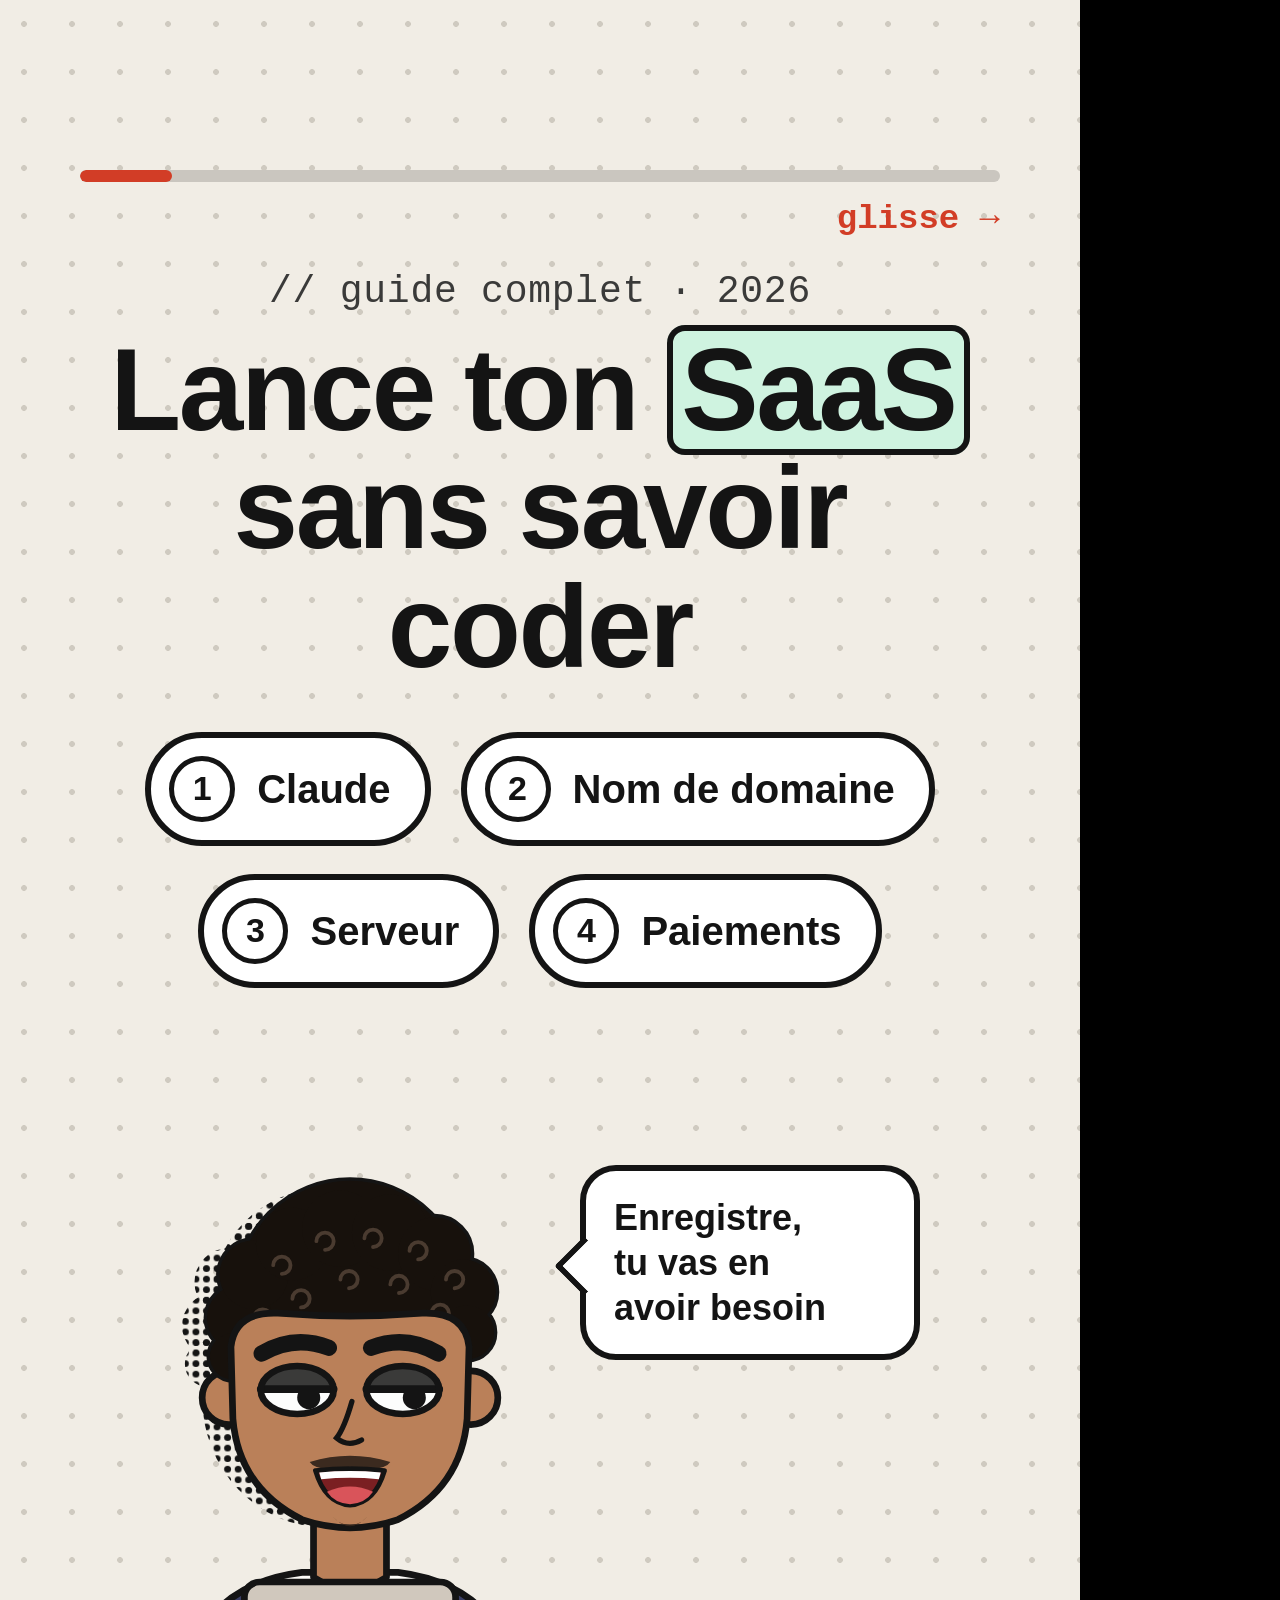
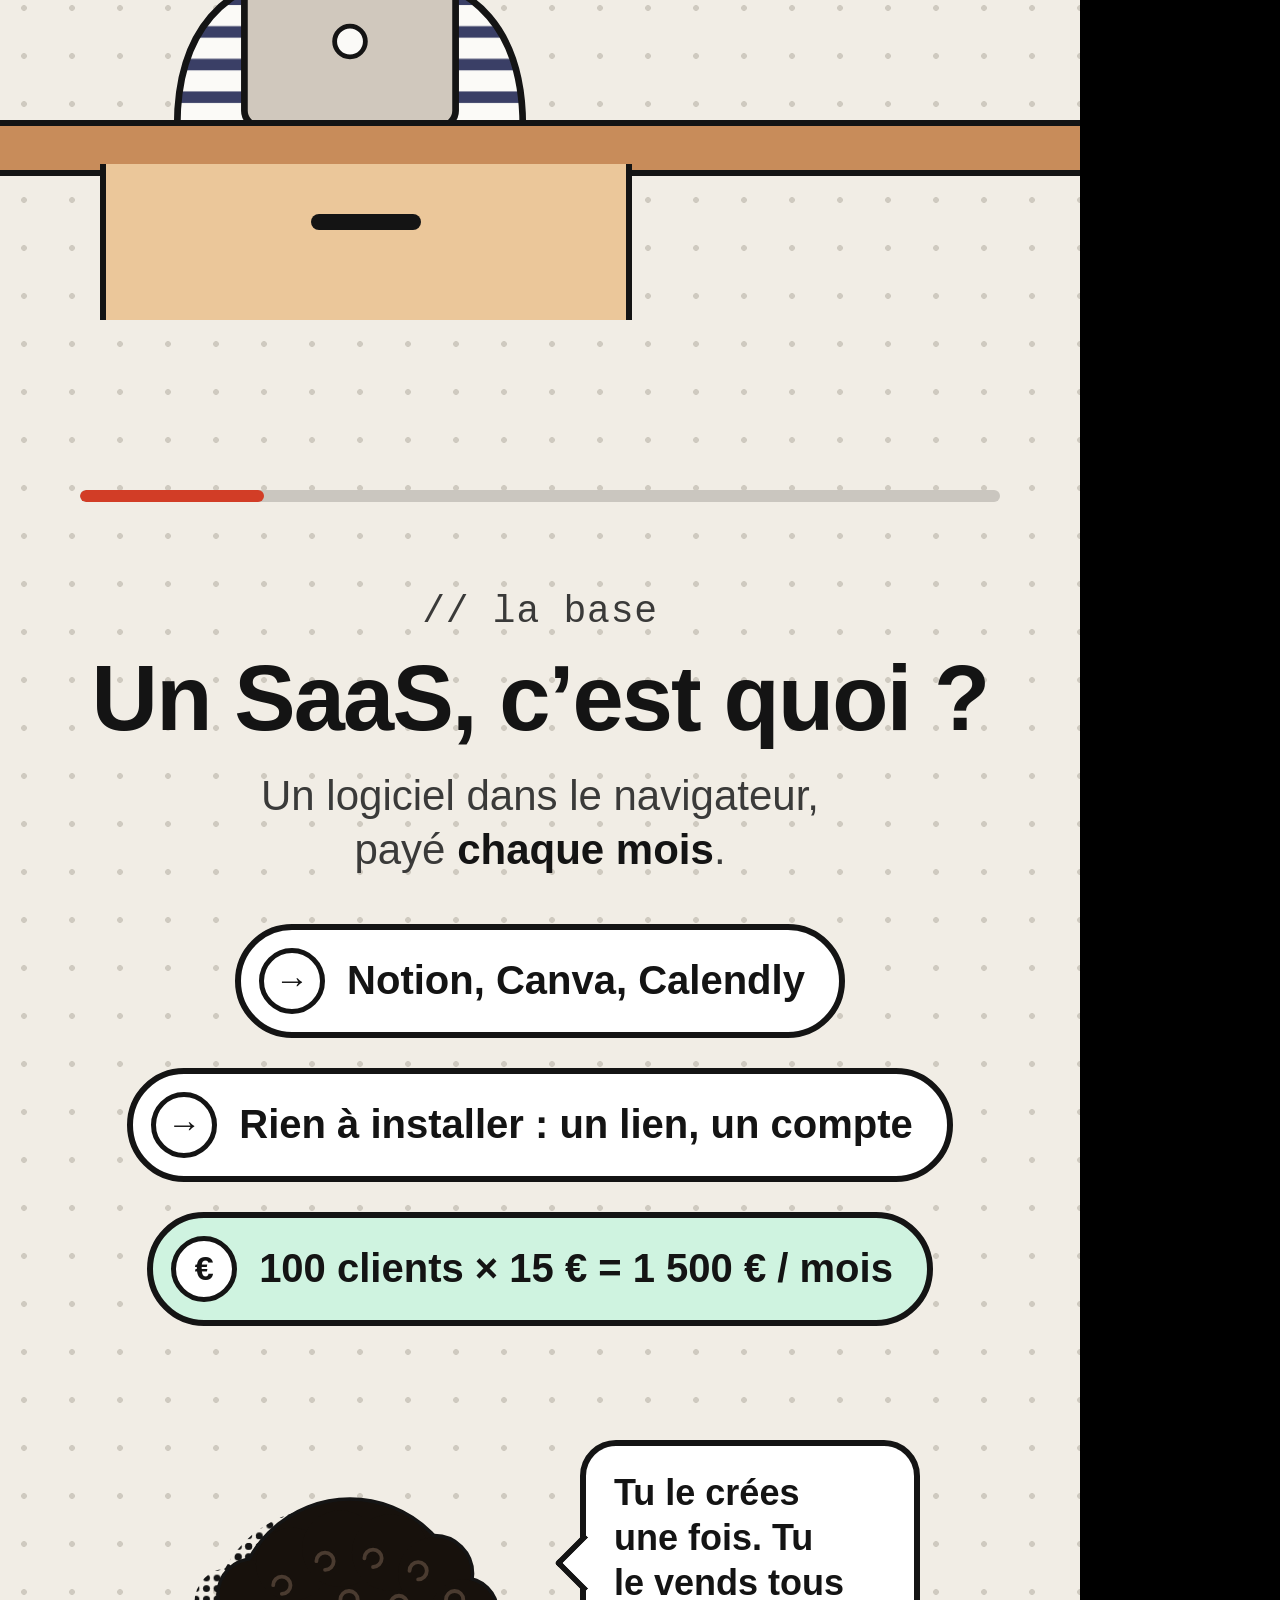
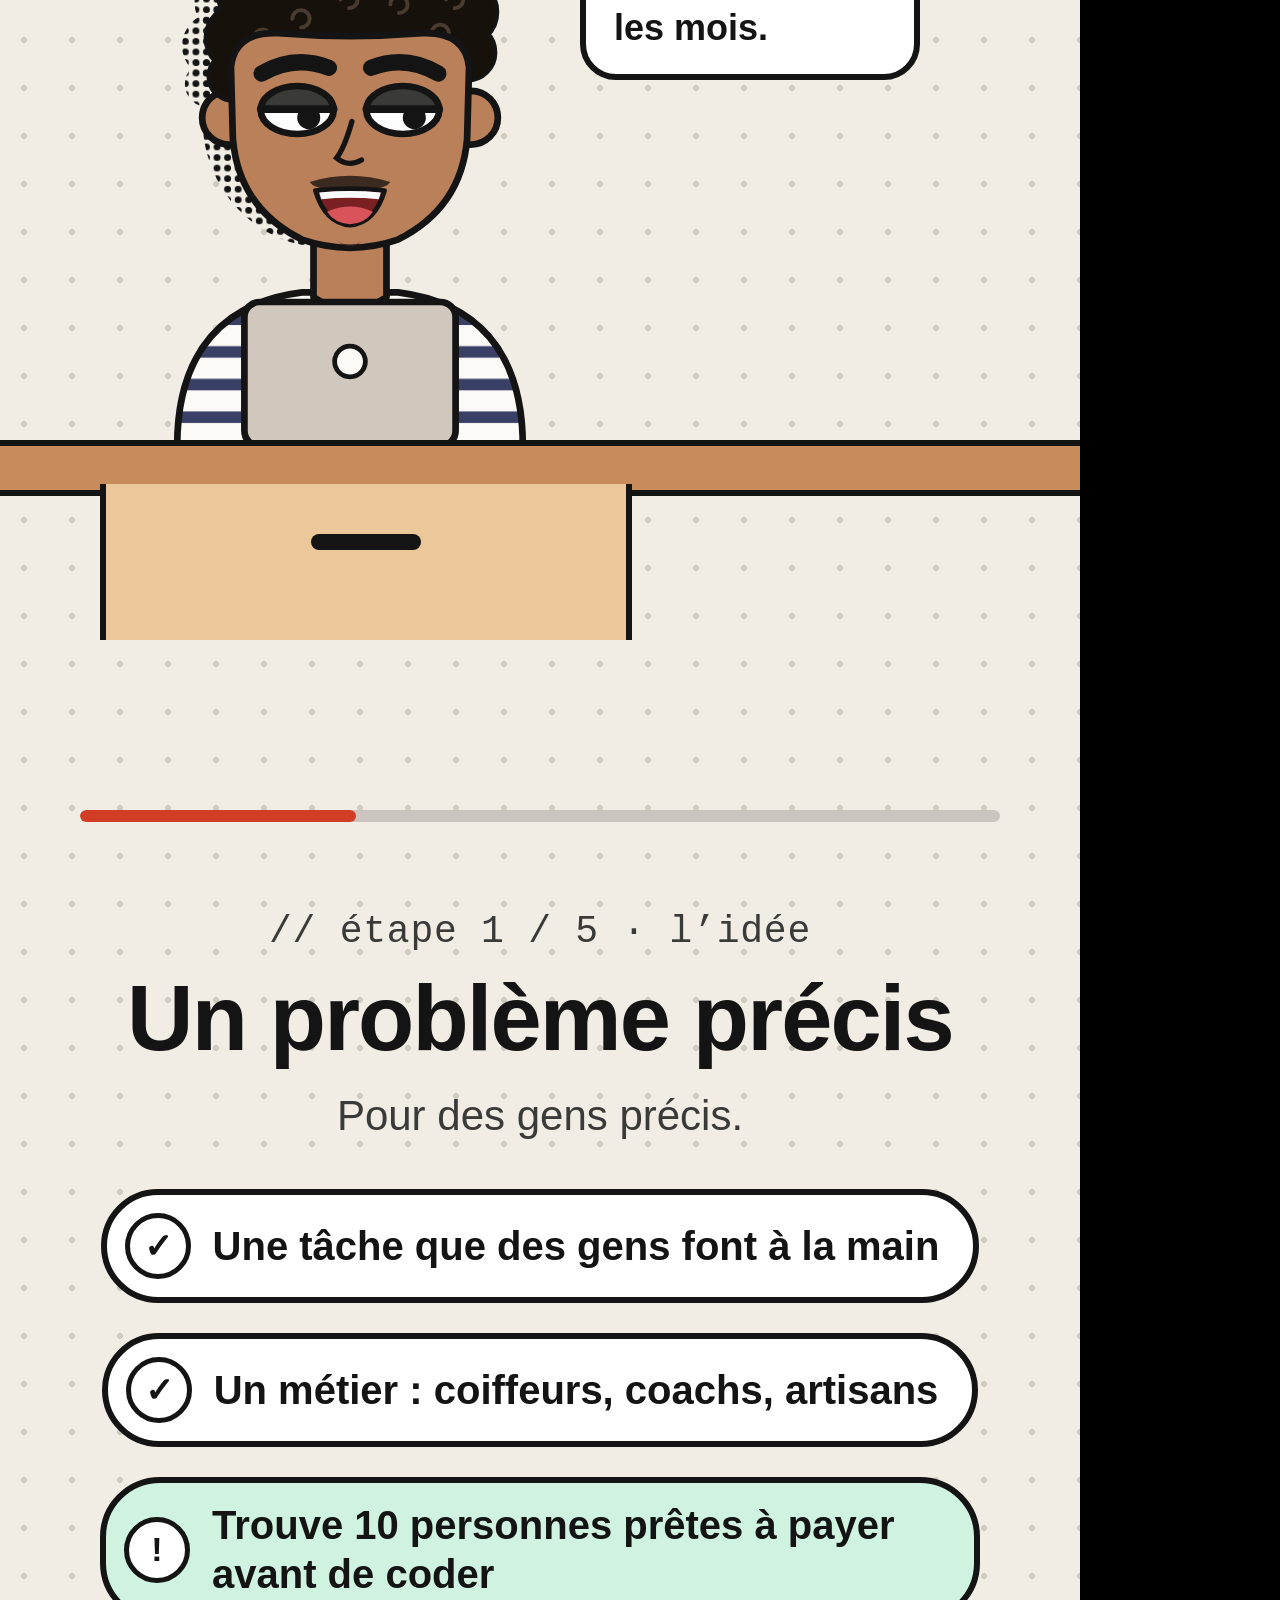
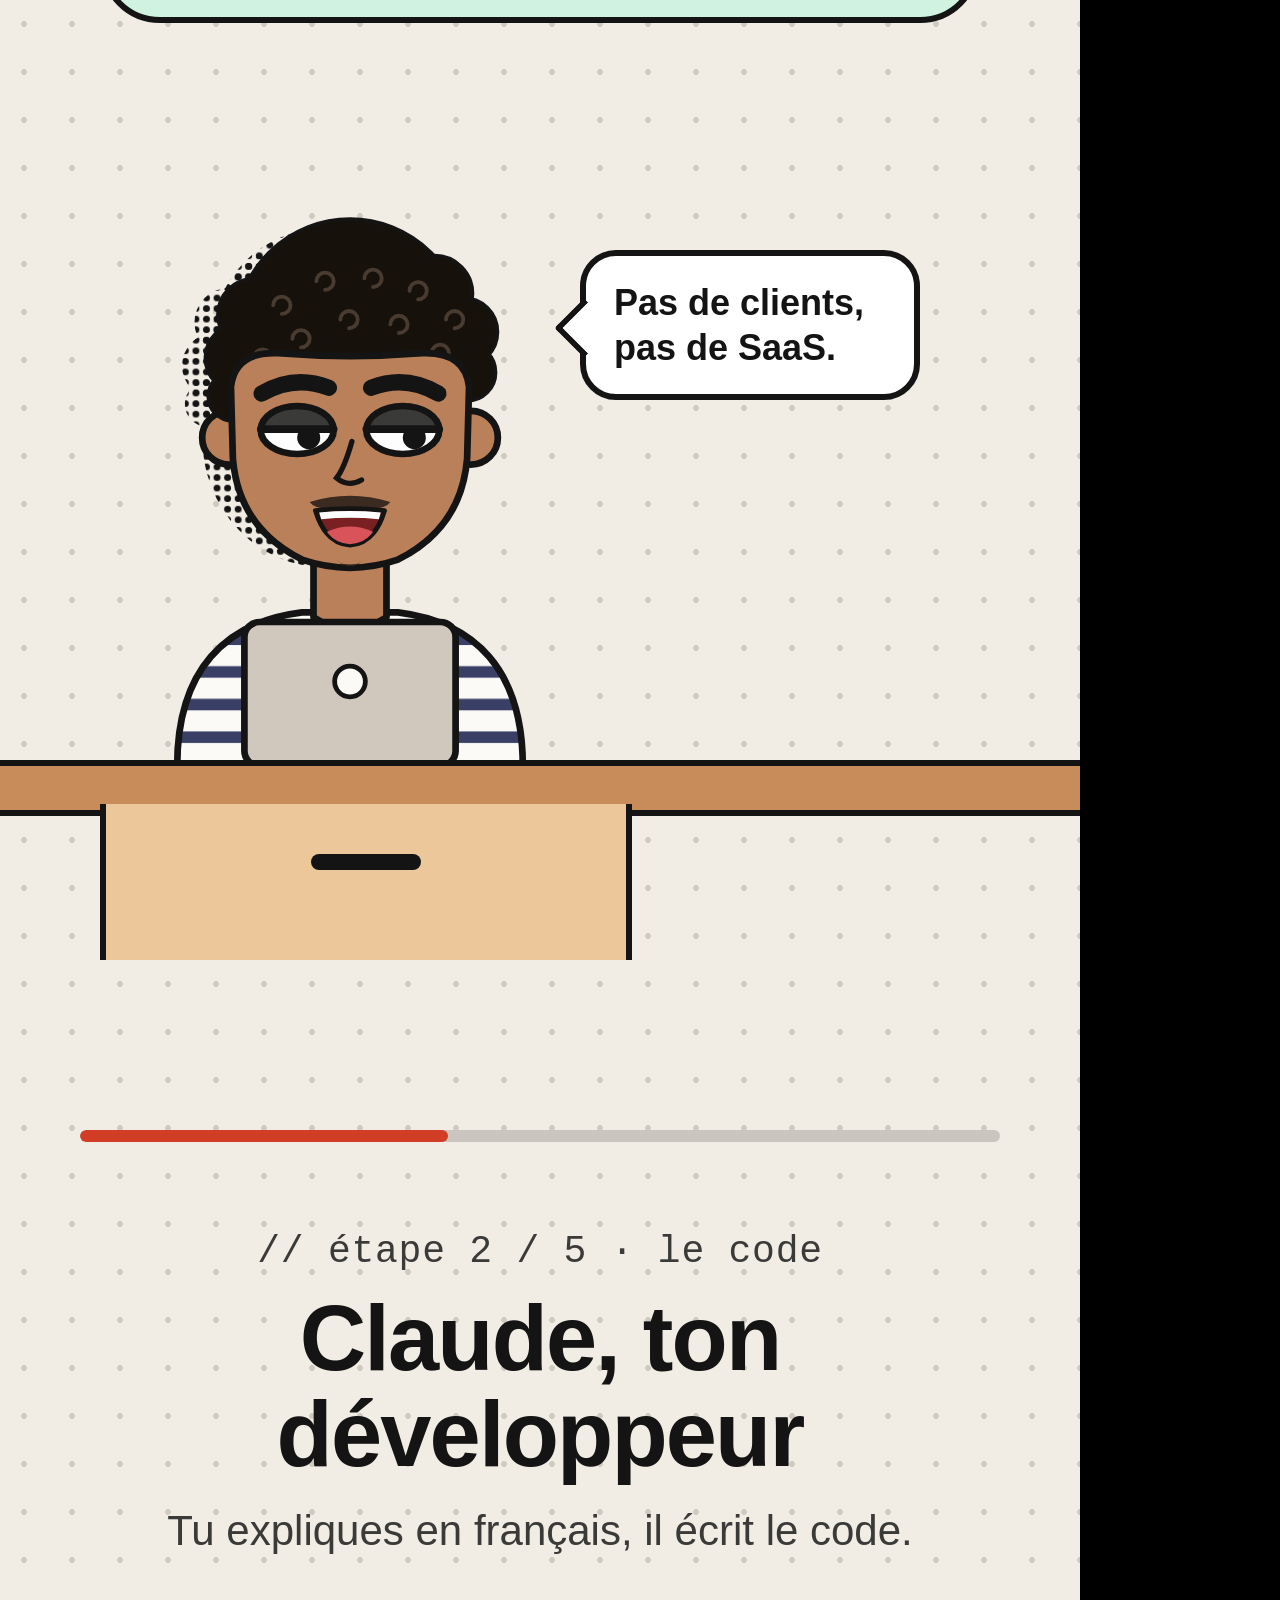
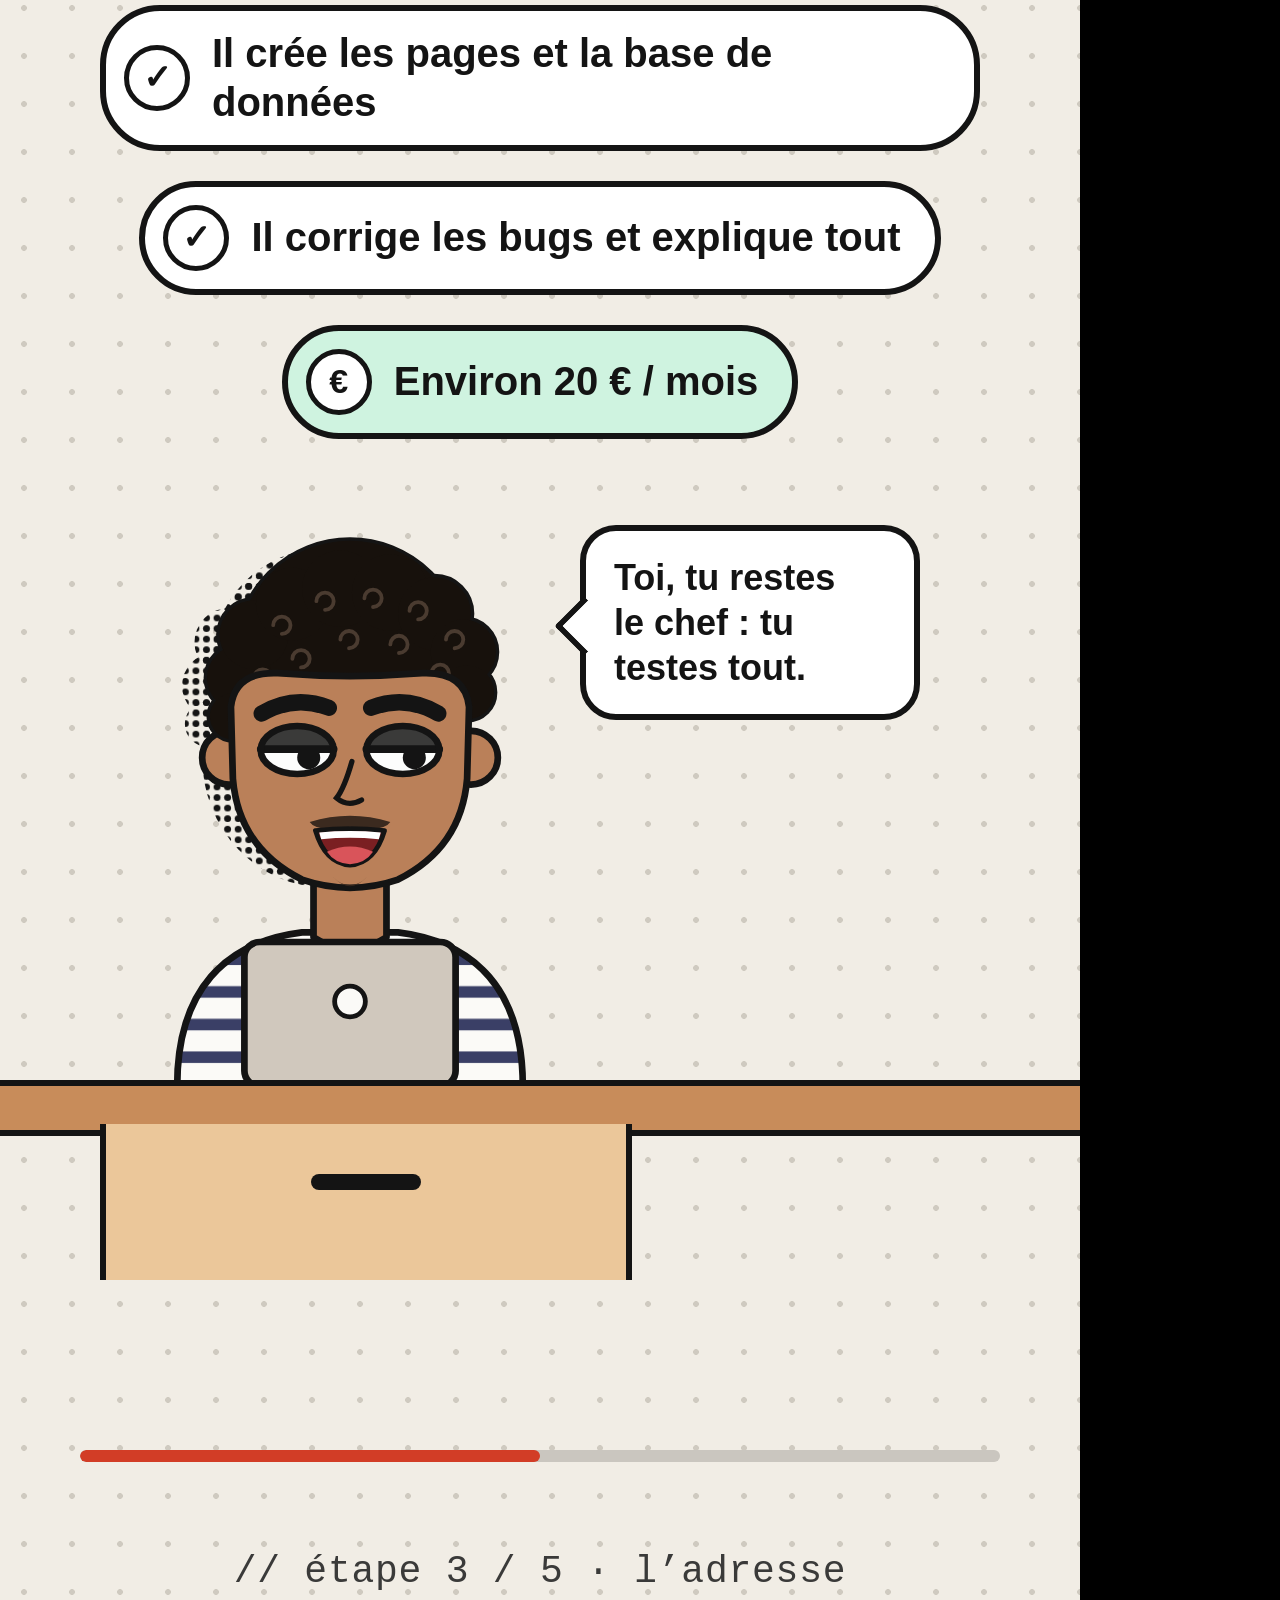
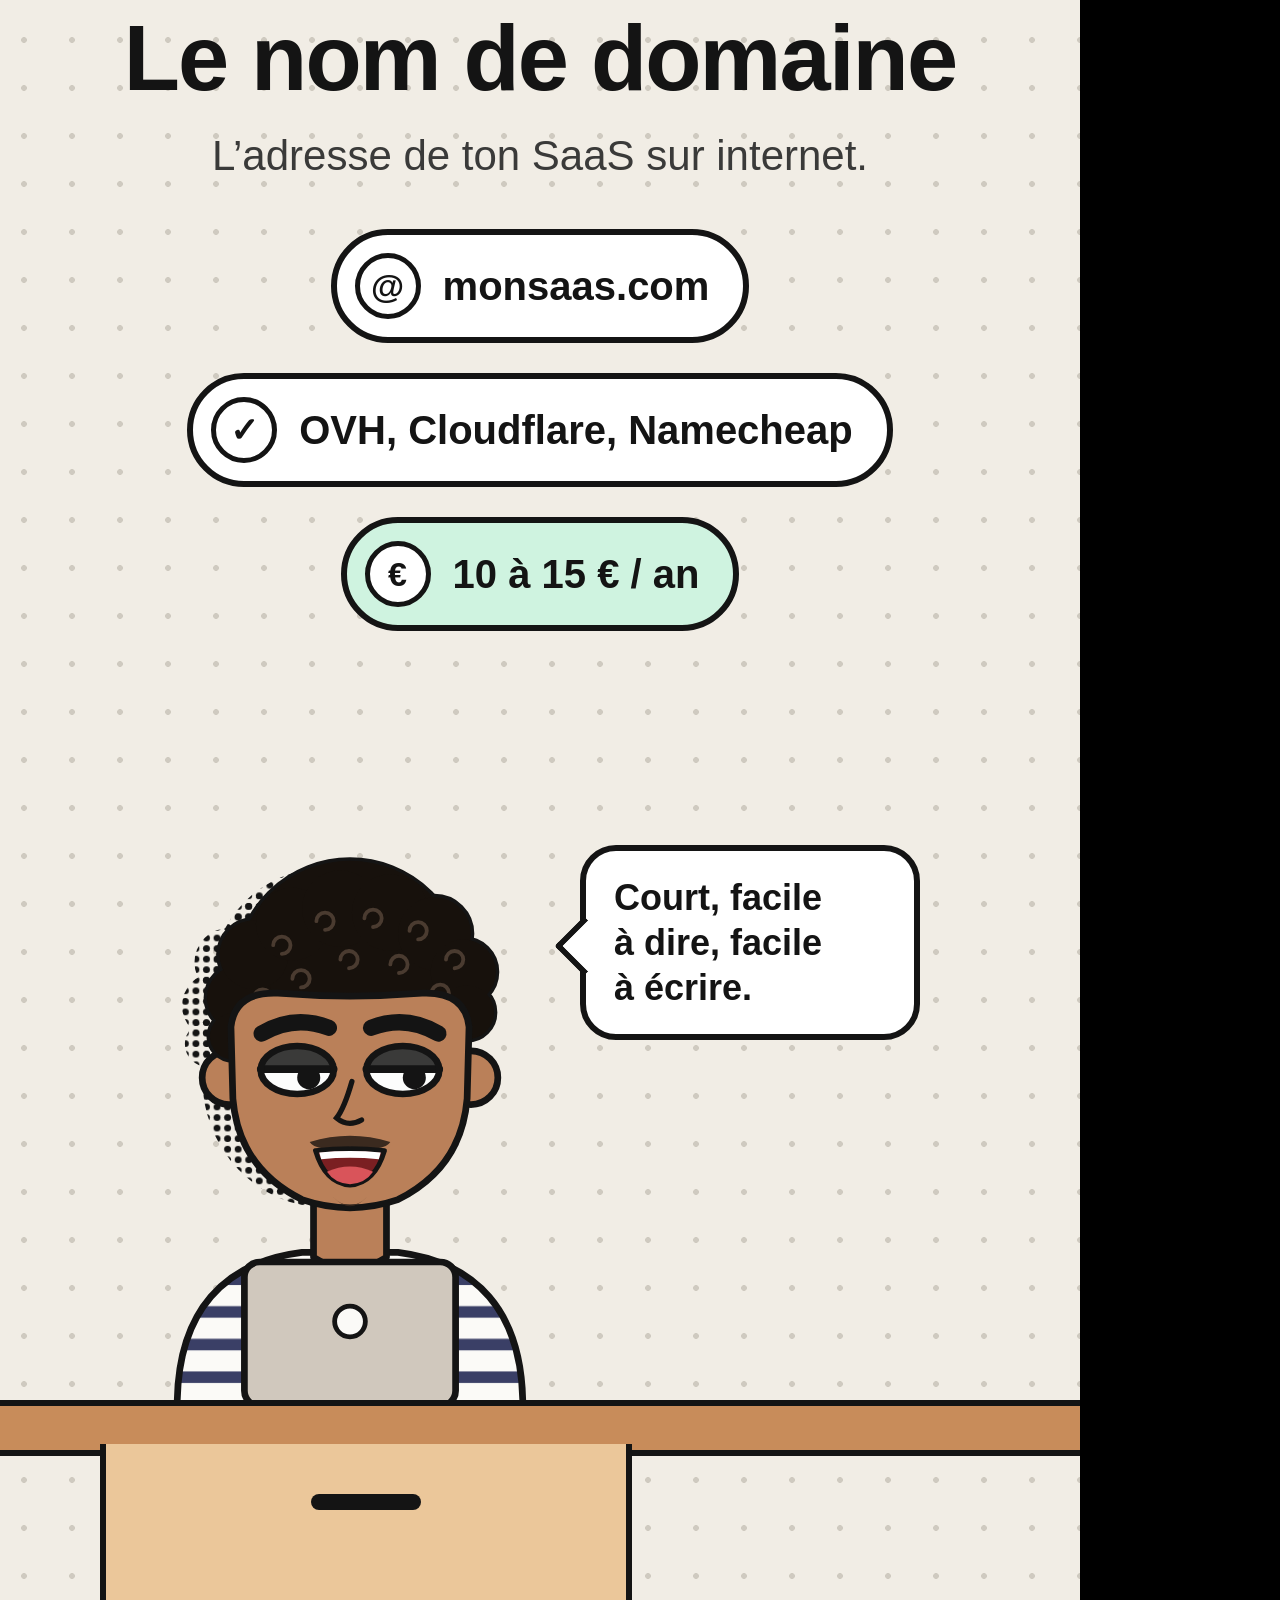
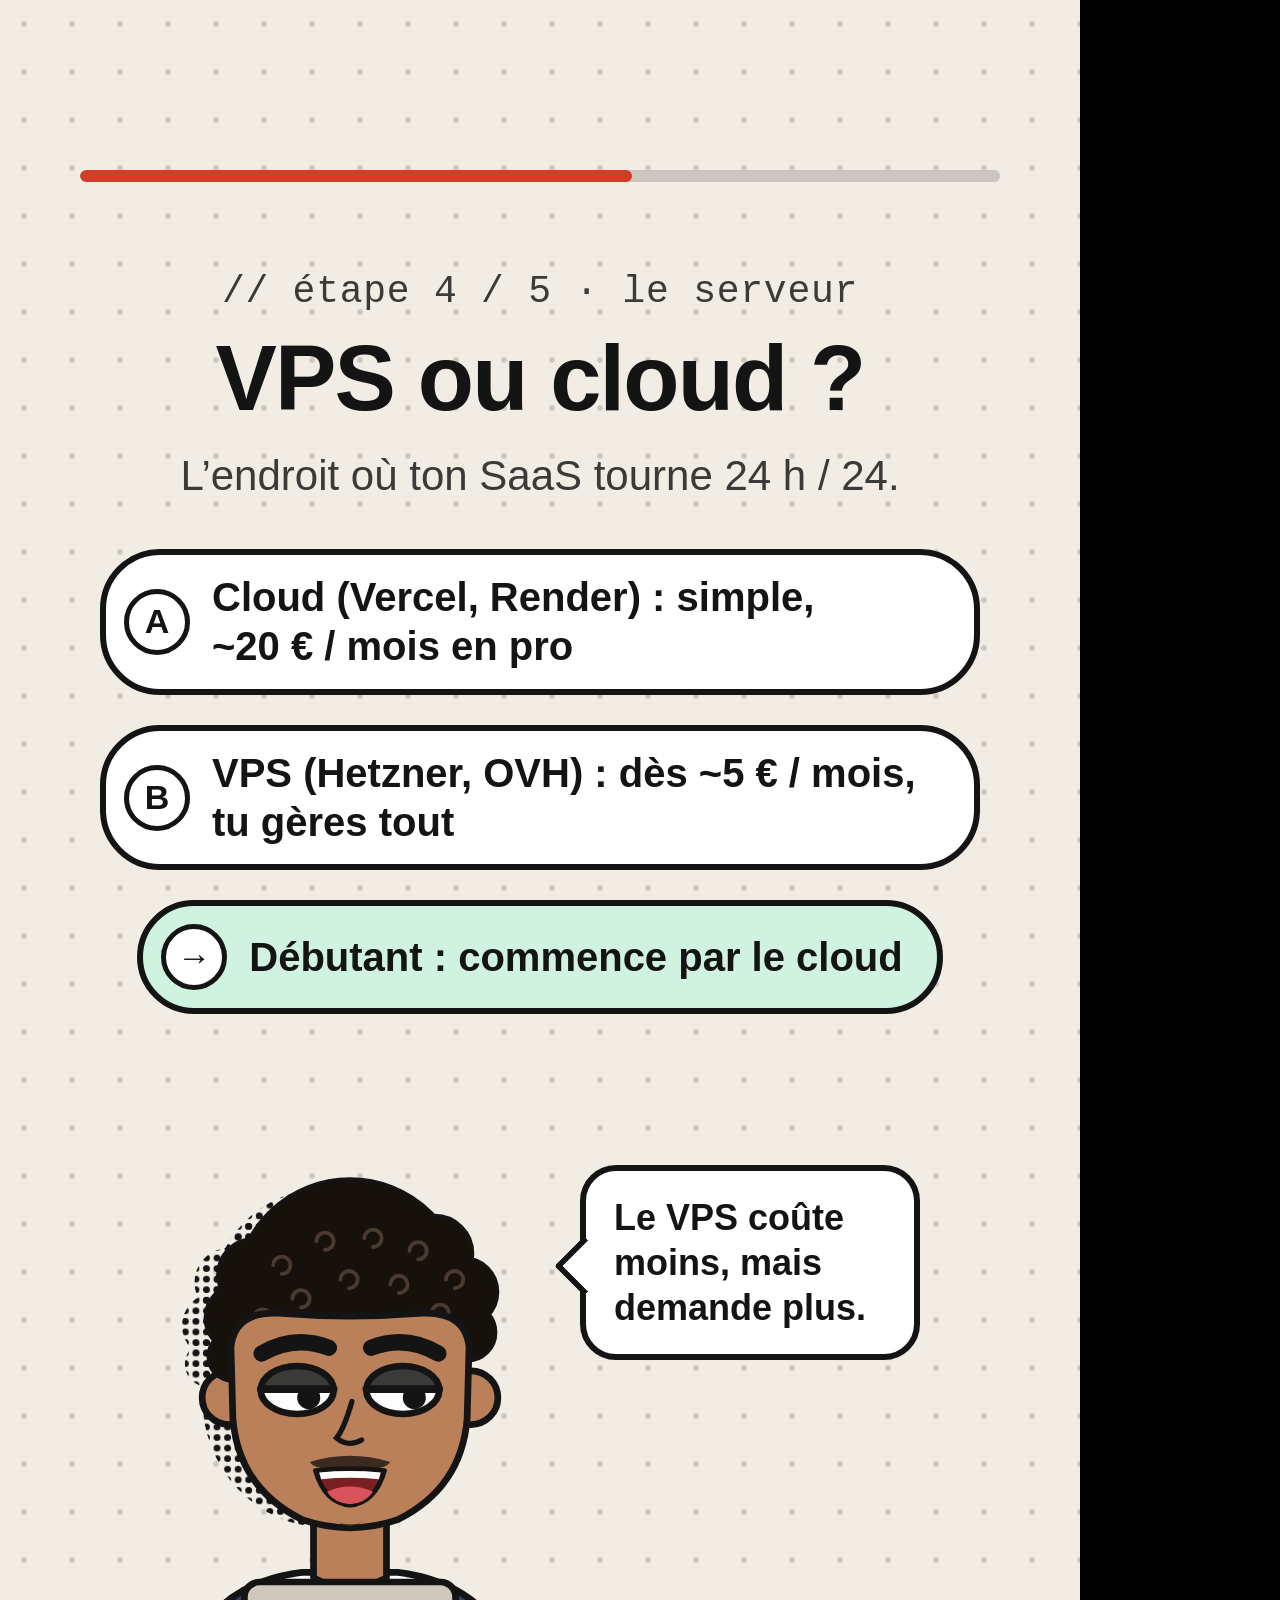
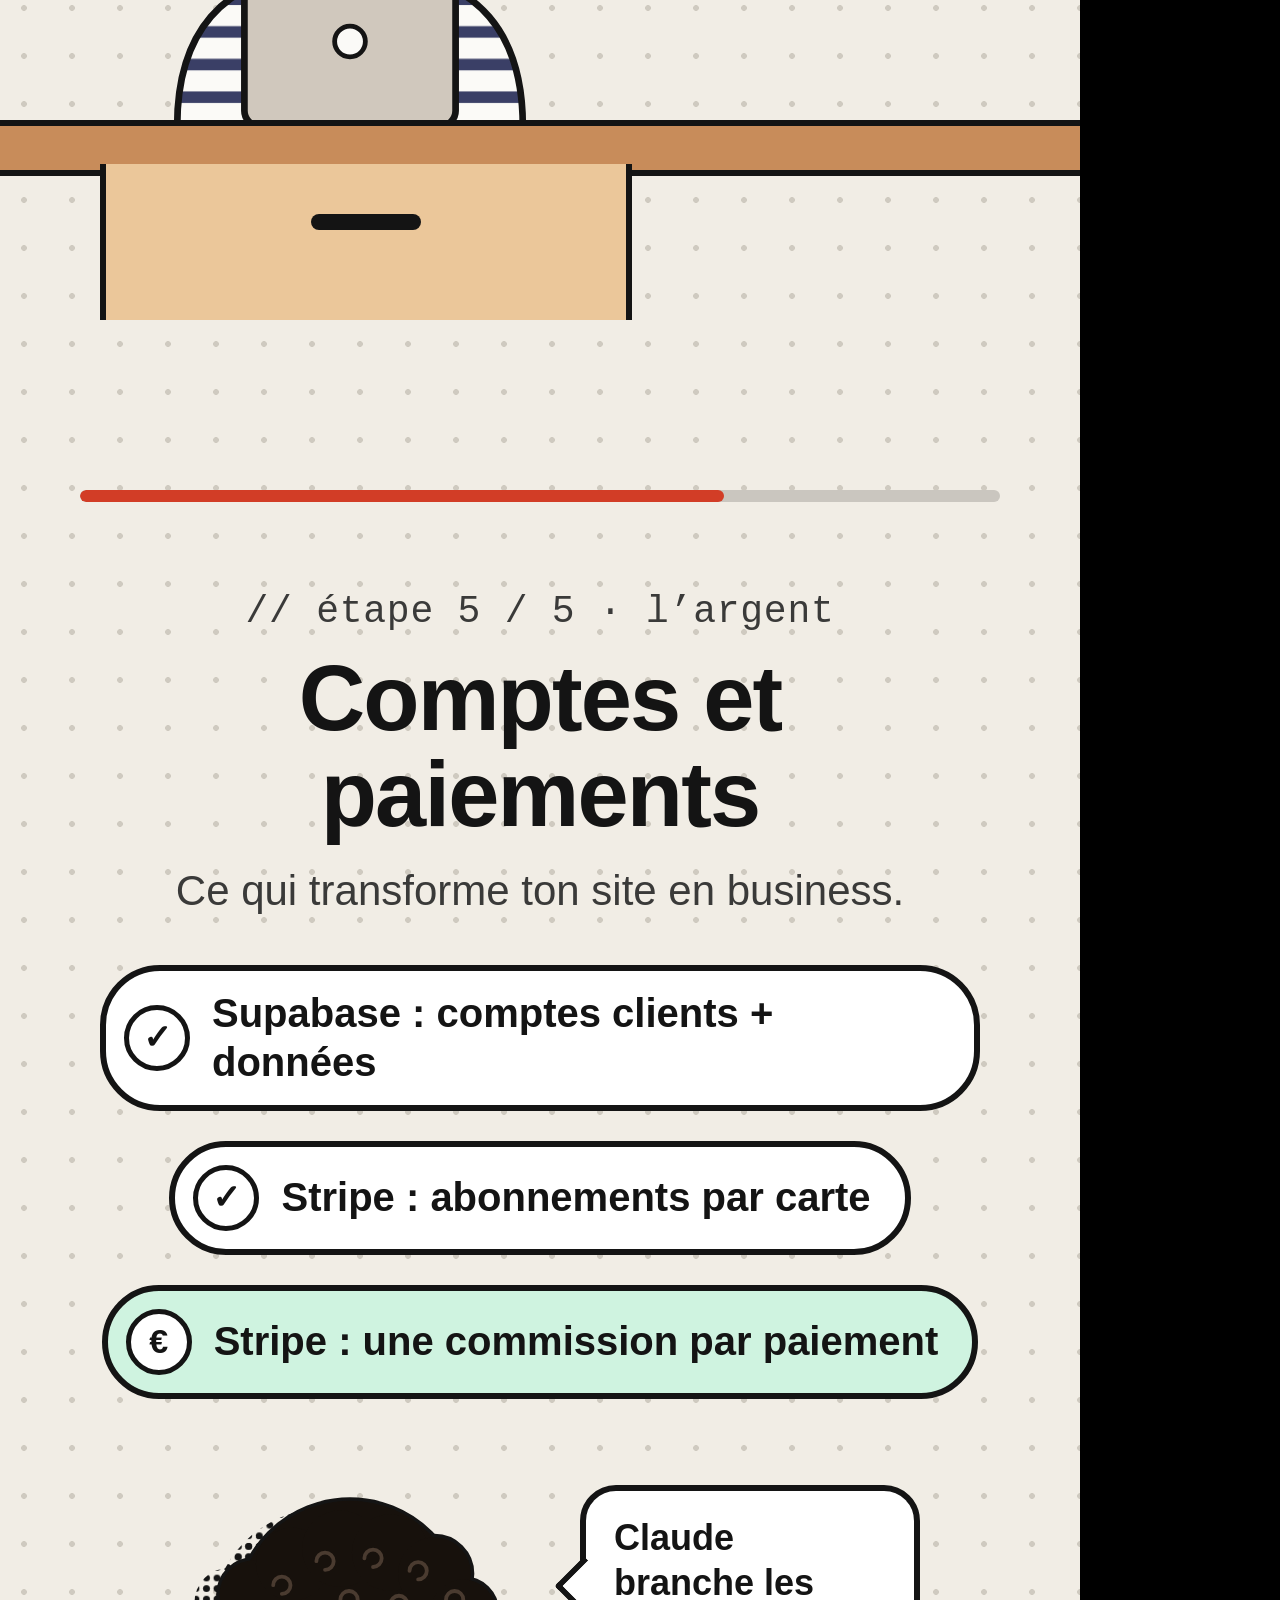
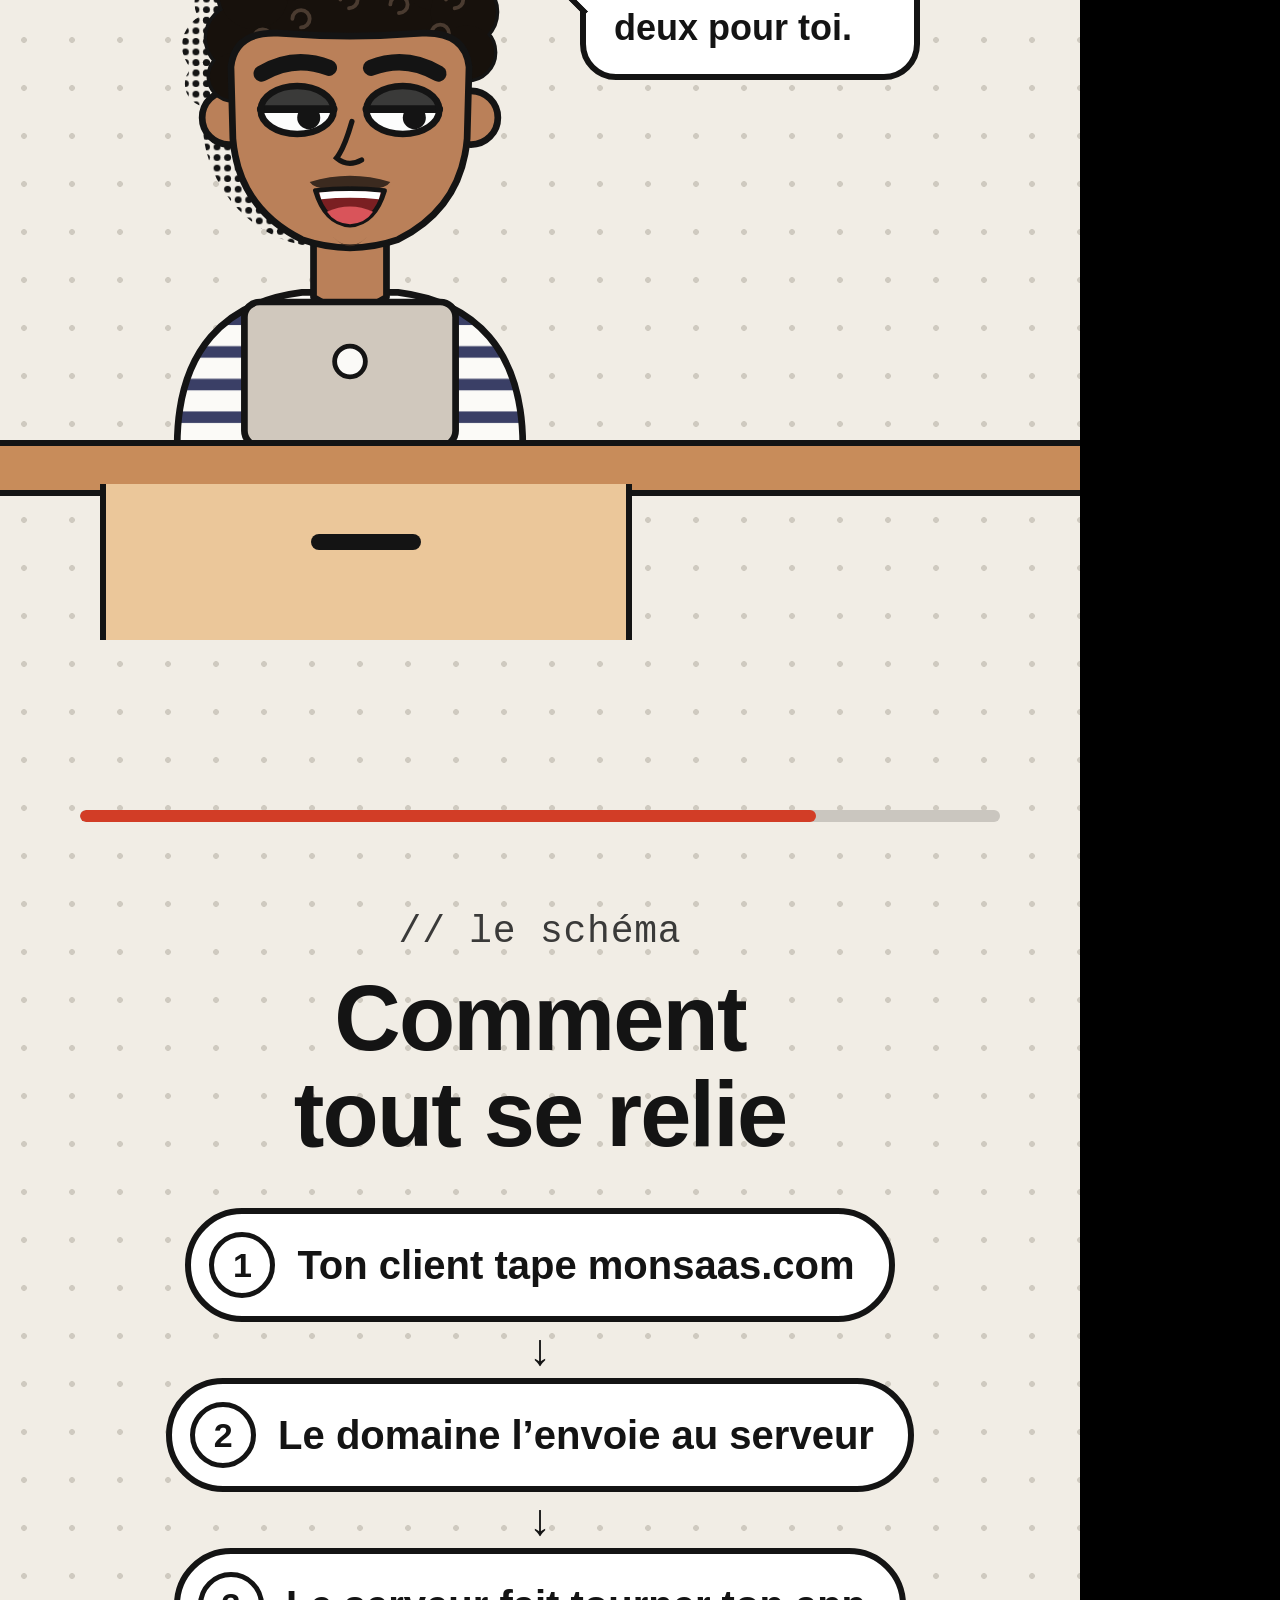
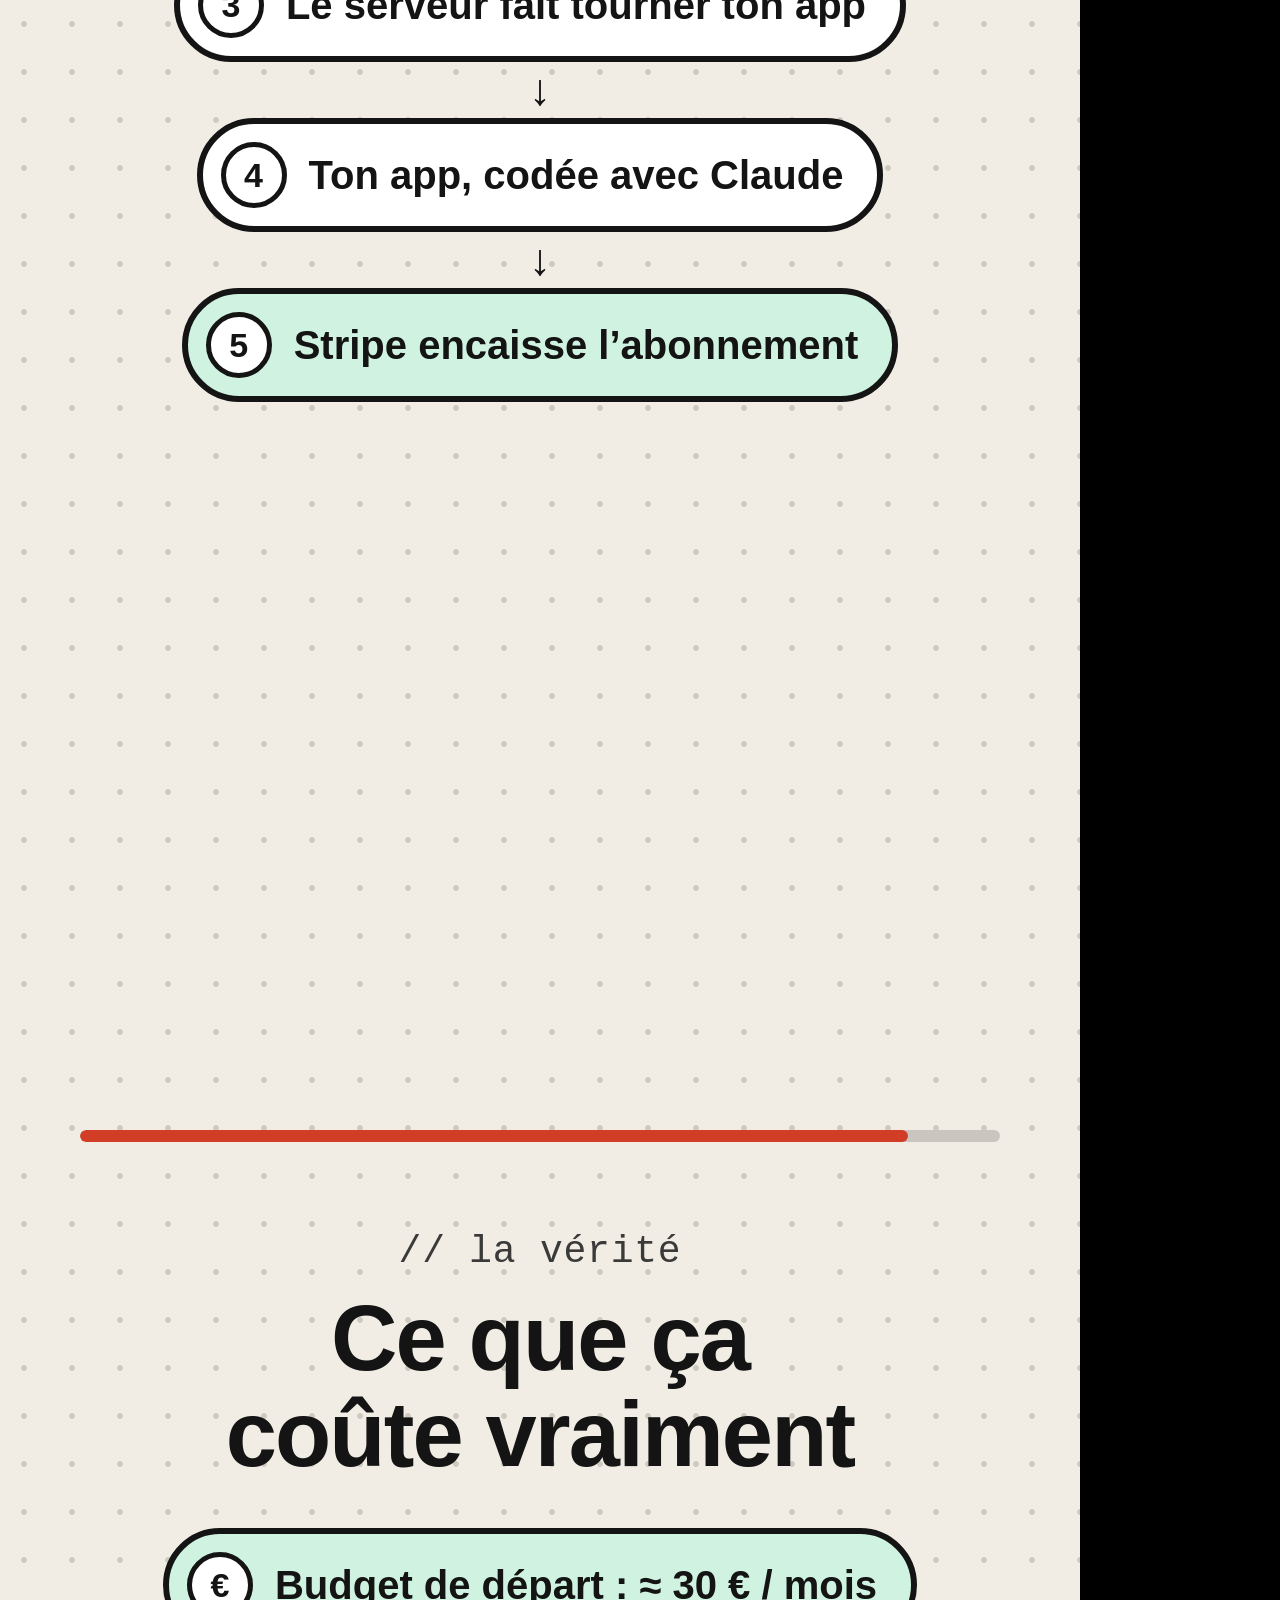
<file: tiktok/source/carrousel_saas.html>
<!doctype html><html><head><meta charset="utf-8"><style>
html,body{margin:0;background:#000}
.s{width:1080px;height:1920px;position:relative;overflow:hidden;box-sizing:border-box;padding:270px 80px 0;display:flex;flex-direction:column;align-items:center;text-align:center;
 font-family:Inter,Arial,sans-serif;color:#141414;background:radial-gradient(circle,#CFCAC0 2.6px,transparent 3.2px) 0 0/48px 48px,#F1EDE5}
.bar{position:absolute;top:170px;left:80px;right:80px;height:12px;border-radius:6px;background:#CAC6BF;overflow:hidden}
.bar i{display:block;height:100%;background:#D23D26;border-radius:6px}
.lab{font-family:"JetBrains Mono",monospace;font-size:38px;font-weight:500;color:#3A3A39;letter-spacing:.02em}
h1,h2{margin:18px 0 0;font-weight:900;letter-spacing:-.02em;text-wrap:balance}
h1{font-size:116px;line-height:1.02}h1.cta{font-size:104px}
h2{font-size:92px;line-height:1.04}
mark{background:#CFF3E0;color:inherit;padding:0 14px;border-radius:18px;box-shadow:inset 0 0 0 6px #141414}
.sous{font-size:42px;line-height:1.3;color:#3A3A39;margin:22px 0 0;font-weight:500;text-wrap:balance}
.sous b{color:#141414;font-weight:800}
.pls{margin-top:46px;display:flex;flex-direction:column;align-items:center;gap:30px}
.pls.flux{gap:6px}
.pls.row{flex-direction:row;flex-wrap:wrap;justify-content:center;gap:28px 30px;max-width:900px}
.pl{position:relative;display:flex;align-items:center;gap:22px;max-width:880px;box-sizing:border-box;padding:18px 34px 18px 18px;background:#FFF;border:6px solid #141414;border-radius:60px;text-align:left;font-size:40px;line-height:1.22;font-weight:600}
.pl::after{content:"";position:absolute;inset:0;transform:translate(14px,14px);z-index:-1;border-radius:60px;background:radial-gradient(circle,#141414 3px,transparent 3.6px) 0 0/10px 10px}
.pl b{font-weight:800}
.pl.mint{background:#CFF3E0}
.pl.big{font-size:50px;padding:24px 44px 24px 24px}
.ic{flex:none;width:66px;height:66px;border-radius:50%;border:5px solid #141414;box-sizing:border-box;display:grid;place-items:center;font-weight:800;font-size:34px;background:#FFF}
.arr{font-size:44px;font-weight:900;line-height:1}
.scene{position:absolute;left:0;right:0;bottom:0;height:720px}
.perso{position:absolute;left:110px;bottom:190px}
.desk{position:absolute;left:-20px;right:-20px;bottom:0;height:200px}
.desk .top{height:44px;background:#C88C5A;border:6px solid #141414}
.desk .dr{position:absolute;left:120px;top:44px;width:520px;bottom:-10px;background:#EBC79A;border:6px solid #141414;border-top:0}
.desk .dr i{position:absolute;left:50%;top:50px;width:110px;height:16px;margin-left:-55px;background:#141414;border-radius:8px}
.bulle{position:absolute;left:580px;bottom:560px;width:340px}
.bulle span{position:relative;display:block;background:#FFF;border:6px solid #141414;border-radius:36px;padding:24px 28px;font-size:36px;line-height:1.25;font-weight:700;text-align:left;text-wrap:balance}
.bulle span::before{content:"";position:absolute;left:-23px;top:50%;width:36px;height:36px;margin-top:-18px;background:#FFF;border-left:6px solid #141414;border-bottom:6px solid #141414;transform:rotate(45deg);border-radius:0 0 0 4px}
.swipe{position:absolute;right:80px;top:200px;font-family:"JetBrains Mono",monospace;font-size:34px;font-weight:700;color:#D23D26}
</style></head><body><section class="s" id="s1"><div class="bar"><i style="width:10.0%"></i></div><div class="lab">// guide complet · 2026</div><h1>Lance ton <mark>SaaS</mark><br>sans savoir coder</h1><div class="pls row"><div class="pl "><span class="ic">1</span><span class="tx">Claude</span></div><div class="pl "><span class="ic">2</span><span class="tx">Nom de domaine</span></div><div class="pl "><span class="ic">3</span><span class="tx">Serveur</span></div><div class="pl "><span class="ic">4</span><span class="tx">Paiements</span></div></div><div class="scene"><div class="bulle"><span>Enregistre, tu vas en avoir besoin</span></div><div class="perso"><svg viewBox="0 0 500 600" width="480" class="psvg">
<defs><pattern id="tr" width="11" height="11" patternUnits="userSpaceOnUse"><circle cx="5.5" cy="5.5" r="3.6" fill="#141414"/></pattern>
<pattern id="mar" width="40" height="34" patternUnits="userSpaceOnUse"><rect width="40" height="34" fill="#FBFAF7"/><rect y="20" width="40" height="12" fill="#3A3F66"/></pattern></defs>
<g transform="translate(-26 8)" fill="url(#tr)"><circle cx="250" cy="150" r="118"/><circle cx="135" cy="175" r="34"/><circle cx="150" cy="130" r="36"/><circle cx="190" cy="98" r="38"/><circle cx="240" cy="82" r="40"/><circle cx="292" cy="86" r="40"/><circle cx="338" cy="108" r="38"/><circle cx="368" cy="148" r="34"/><circle cx="372" cy="190" r="28"/><circle cx="128" cy="215" r="24"/><ellipse cx="250" cy="250" rx="128" ry="135"/></g>
<path d="M70 600 C70 500 120 450 200 440 L300 440 C380 450 430 500 430 600Z" fill="url(#mar)" stroke="#141414" stroke-width="7" stroke-linejoin="round" stroke-linecap="round"/>
<path d="M212 330 L212 445 Q250 470 288 445 L288 330Z" fill="#BA8059" stroke="#141414" stroke-width="7" stroke-linejoin="round" stroke-linecap="round"/>
<circle cx="124" cy="258" r="28" fill="#BA8059" stroke="#141414" stroke-width="7" stroke-linejoin="round" stroke-linecap="round"/><circle cx="376" cy="258" r="28" fill="#BA8059" stroke="#141414" stroke-width="7" stroke-linejoin="round" stroke-linecap="round"/>
<g fill="#17110C" stroke="#141414" stroke-width="7"><circle cx="250" cy="150" r="118"/><circle cx="135" cy="175" r="34"/><circle cx="150" cy="130" r="36"/><circle cx="190" cy="98" r="38"/><circle cx="240" cy="82" r="40"/><circle cx="292" cy="86" r="40"/><circle cx="338" cy="108" r="38"/><circle cx="368" cy="148" r="34"/><circle cx="372" cy="190" r="28"/><circle cx="128" cy="215" r="24"/></g>
<g fill="#17110C"><circle cx="250" cy="150" r="118"/><circle cx="135" cy="175" r="34"/><circle cx="150" cy="130" r="36"/><circle cx="190" cy="98" r="38"/><circle cx="240" cy="82" r="40"/><circle cx="292" cy="86" r="40"/><circle cx="338" cy="108" r="38"/><circle cx="368" cy="148" r="34"/><circle cx="372" cy="190" r="28"/><circle cx="128" cy="215" r="24"/></g><path d="M170 120 a9 9 0 1 1 9 9" fill="none" stroke="#4A3B30" stroke-width="4" stroke-linecap="round"/><path d="M215 95 a9 9 0 1 1 9 9" fill="none" stroke="#4A3B30" stroke-width="4" stroke-linecap="round"/><path d="M265 92 a9 9 0 1 1 9 9" fill="none" stroke="#4A3B30" stroke-width="4" stroke-linecap="round"/><path d="M312 105 a9 9 0 1 1 9 9" fill="none" stroke="#4A3B30" stroke-width="4" stroke-linecap="round"/><path d="M350 135 a9 9 0 1 1 9 9" fill="none" stroke="#4A3B30" stroke-width="4" stroke-linecap="round"/><path d="M190 155 a9 9 0 1 1 9 9" fill="none" stroke="#4A3B30" stroke-width="4" stroke-linecap="round"/><path d="M240 135 a9 9 0 1 1 9 9" fill="none" stroke="#4A3B30" stroke-width="4" stroke-linecap="round"/><path d="M292 140 a9 9 0 1 1 9 9" fill="none" stroke="#4A3B30" stroke-width="4" stroke-linecap="round"/><path d="M335 170 a9 9 0 1 1 9 9" fill="none" stroke="#4A3B30" stroke-width="4" stroke-linecap="round"/><path d="M150 175 a9 9 0 1 1 9 9" fill="none" stroke="#4A3B30" stroke-width="4" stroke-linecap="round"/>
<path d="M126 205 Q130 168 175 170 Q250 176 325 170 Q370 168 374 205 L372 280 Q366 352 300 385 Q250 402 200 385 Q134 352 128 280Z" fill="#BA8059" stroke="#141414" stroke-width="7" stroke-linejoin="round" stroke-linecap="round"/>
<path d="M158 212 Q192 192 228 206" fill="none" stroke="#141414" stroke-width="17" stroke-linecap="round"/>
<path d="M272 206 Q308 192 342 212" fill="none" stroke="#141414" stroke-width="17" stroke-linecap="round"/>
<clipPath id="eg"><ellipse cx="195" cy="250" rx="38" ry="25"/></clipPath><clipPath id="ed"><ellipse cx="305" cy="250" rx="38" ry="25"/></clipPath>
<ellipse cx="195" cy="250" rx="38" ry="25" fill="#FCFDFC"/><ellipse cx="305" cy="250" rx="38" ry="25" fill="#FCFDFC"/>
<g clip-path="url(#eg)"><circle cx="207" cy="258" r="12" fill="#141414"/><rect x="150" y="215" width="90" height="34" fill="#3A3A39"/></g>
<g clip-path="url(#ed)"><circle cx="317" cy="258" r="12" fill="#141414"/><rect x="260" y="215" width="90" height="34" fill="#3A3A39"/></g>
<path d="M157 249 L233 249 M267 249 L343 249" stroke="#141414" stroke-width="8" stroke-linecap="round"/>
<ellipse cx="195" cy="250" rx="38" ry="25" fill="none" stroke="#141414" stroke-width="7" stroke-linejoin="round" stroke-linecap="round"/><ellipse cx="305" cy="250" rx="38" ry="25" fill="none" stroke="#141414" stroke-width="7" stroke-linejoin="round" stroke-linecap="round"/>
<path d="M252 262 Q244 290 236 300 Q248 310 262 302" fill="none" stroke="#141414" stroke-width="5.5" stroke-linecap="round"/>
<path d="M208 325 Q250 312 292 325 Q285 336 250 330 Q215 336 208 325Z" fill="#3B2A1F"/>
<path d="M214 334 Q250 330 286 334 Q276 368 250 370 Q224 368 214 334Z" fill="#7A1F22" stroke="#141414" stroke-width="5" stroke-linejoin="round" stroke-linecap="round"/>
<path d="M226 356 Q250 345 274 356 Q266 368 250 369 Q234 368 226 356Z" fill="#D9545A"/>
<path d="M218 336 Q250 333 282 336 L280 343 Q250 340 220 343Z" fill="#FFF"/>
<path d="M232 382 Q250 400 268 382 Q258 392 250 392 Q242 392 232 382Z" fill="#3B2A1F" opacity=".85"/>
<rect x="140" y="450" width="220" height="150" rx="16" fill="#D0C8BD" stroke="#141414" stroke-width="7" stroke-linejoin="round" stroke-linecap="round"/>
<circle cx="250" cy="512" r="16" fill="#FBFAF7" stroke="#141414" stroke-width="5" stroke-linejoin="round" stroke-linecap="round"/>
</svg></div><div class="desk"><div class="top"></div><div class="dr"><i></i></div></div></div><div class="swipe">glisse →</div></section><section class="s" id="s2"><div class="bar"><i style="width:20.0%"></i></div><div class="lab">// la base</div><h2>Un SaaS, c’est quoi ?</h2><p class="sous">Un logiciel dans le navigateur, payé <b>chaque mois</b>.</p><div class="pls"><div class="pl "><span class="ic">→</span><span class="tx">Notion, Canva, Calendly</span></div><div class="pl "><span class="ic">→</span><span class="tx">Rien à installer : un lien, un compte</span></div><div class="pl mint"><span class="ic">€</span><span class="tx">100 clients × 15 € = <b>1 500 € / mois</b></span></div></div><div class="scene"><div class="bulle"><span>Tu le crées une fois. Tu le vends tous les mois.</span></div><div class="perso"><svg viewBox="0 0 500 600" width="480" class="psvg">
<defs><pattern id="tr" width="11" height="11" patternUnits="userSpaceOnUse"><circle cx="5.5" cy="5.5" r="3.6" fill="#141414"/></pattern>
<pattern id="mar" width="40" height="34" patternUnits="userSpaceOnUse"><rect width="40" height="34" fill="#FBFAF7"/><rect y="20" width="40" height="12" fill="#3A3F66"/></pattern></defs>
<g transform="translate(-26 8)" fill="url(#tr)"><circle cx="250" cy="150" r="118"/><circle cx="135" cy="175" r="34"/><circle cx="150" cy="130" r="36"/><circle cx="190" cy="98" r="38"/><circle cx="240" cy="82" r="40"/><circle cx="292" cy="86" r="40"/><circle cx="338" cy="108" r="38"/><circle cx="368" cy="148" r="34"/><circle cx="372" cy="190" r="28"/><circle cx="128" cy="215" r="24"/><ellipse cx="250" cy="250" rx="128" ry="135"/></g>
<path d="M70 600 C70 500 120 450 200 440 L300 440 C380 450 430 500 430 600Z" fill="url(#mar)" stroke="#141414" stroke-width="7" stroke-linejoin="round" stroke-linecap="round"/>
<path d="M212 330 L212 445 Q250 470 288 445 L288 330Z" fill="#BA8059" stroke="#141414" stroke-width="7" stroke-linejoin="round" stroke-linecap="round"/>
<circle cx="124" cy="258" r="28" fill="#BA8059" stroke="#141414" stroke-width="7" stroke-linejoin="round" stroke-linecap="round"/><circle cx="376" cy="258" r="28" fill="#BA8059" stroke="#141414" stroke-width="7" stroke-linejoin="round" stroke-linecap="round"/>
<g fill="#17110C" stroke="#141414" stroke-width="7"><circle cx="250" cy="150" r="118"/><circle cx="135" cy="175" r="34"/><circle cx="150" cy="130" r="36"/><circle cx="190" cy="98" r="38"/><circle cx="240" cy="82" r="40"/><circle cx="292" cy="86" r="40"/><circle cx="338" cy="108" r="38"/><circle cx="368" cy="148" r="34"/><circle cx="372" cy="190" r="28"/><circle cx="128" cy="215" r="24"/></g>
<g fill="#17110C"><circle cx="250" cy="150" r="118"/><circle cx="135" cy="175" r="34"/><circle cx="150" cy="130" r="36"/><circle cx="190" cy="98" r="38"/><circle cx="240" cy="82" r="40"/><circle cx="292" cy="86" r="40"/><circle cx="338" cy="108" r="38"/><circle cx="368" cy="148" r="34"/><circle cx="372" cy="190" r="28"/><circle cx="128" cy="215" r="24"/></g><path d="M170 120 a9 9 0 1 1 9 9" fill="none" stroke="#4A3B30" stroke-width="4" stroke-linecap="round"/><path d="M215 95 a9 9 0 1 1 9 9" fill="none" stroke="#4A3B30" stroke-width="4" stroke-linecap="round"/><path d="M265 92 a9 9 0 1 1 9 9" fill="none" stroke="#4A3B30" stroke-width="4" stroke-linecap="round"/><path d="M312 105 a9 9 0 1 1 9 9" fill="none" stroke="#4A3B30" stroke-width="4" stroke-linecap="round"/><path d="M350 135 a9 9 0 1 1 9 9" fill="none" stroke="#4A3B30" stroke-width="4" stroke-linecap="round"/><path d="M190 155 a9 9 0 1 1 9 9" fill="none" stroke="#4A3B30" stroke-width="4" stroke-linecap="round"/><path d="M240 135 a9 9 0 1 1 9 9" fill="none" stroke="#4A3B30" stroke-width="4" stroke-linecap="round"/><path d="M292 140 a9 9 0 1 1 9 9" fill="none" stroke="#4A3B30" stroke-width="4" stroke-linecap="round"/><path d="M335 170 a9 9 0 1 1 9 9" fill="none" stroke="#4A3B30" stroke-width="4" stroke-linecap="round"/><path d="M150 175 a9 9 0 1 1 9 9" fill="none" stroke="#4A3B30" stroke-width="4" stroke-linecap="round"/>
<path d="M126 205 Q130 168 175 170 Q250 176 325 170 Q370 168 374 205 L372 280 Q366 352 300 385 Q250 402 200 385 Q134 352 128 280Z" fill="#BA8059" stroke="#141414" stroke-width="7" stroke-linejoin="round" stroke-linecap="round"/>
<path d="M158 212 Q192 192 228 206" fill="none" stroke="#141414" stroke-width="17" stroke-linecap="round"/>
<path d="M272 206 Q308 192 342 212" fill="none" stroke="#141414" stroke-width="17" stroke-linecap="round"/>
<clipPath id="eg"><ellipse cx="195" cy="250" rx="38" ry="25"/></clipPath><clipPath id="ed"><ellipse cx="305" cy="250" rx="38" ry="25"/></clipPath>
<ellipse cx="195" cy="250" rx="38" ry="25" fill="#FCFDFC"/><ellipse cx="305" cy="250" rx="38" ry="25" fill="#FCFDFC"/>
<g clip-path="url(#eg)"><circle cx="207" cy="258" r="12" fill="#141414"/><rect x="150" y="215" width="90" height="34" fill="#3A3A39"/></g>
<g clip-path="url(#ed)"><circle cx="317" cy="258" r="12" fill="#141414"/><rect x="260" y="215" width="90" height="34" fill="#3A3A39"/></g>
<path d="M157 249 L233 249 M267 249 L343 249" stroke="#141414" stroke-width="8" stroke-linecap="round"/>
<ellipse cx="195" cy="250" rx="38" ry="25" fill="none" stroke="#141414" stroke-width="7" stroke-linejoin="round" stroke-linecap="round"/><ellipse cx="305" cy="250" rx="38" ry="25" fill="none" stroke="#141414" stroke-width="7" stroke-linejoin="round" stroke-linecap="round"/>
<path d="M252 262 Q244 290 236 300 Q248 310 262 302" fill="none" stroke="#141414" stroke-width="5.5" stroke-linecap="round"/>
<path d="M208 325 Q250 312 292 325 Q285 336 250 330 Q215 336 208 325Z" fill="#3B2A1F"/>
<path d="M214 334 Q250 330 286 334 Q276 368 250 370 Q224 368 214 334Z" fill="#7A1F22" stroke="#141414" stroke-width="5" stroke-linejoin="round" stroke-linecap="round"/>
<path d="M226 356 Q250 345 274 356 Q266 368 250 369 Q234 368 226 356Z" fill="#D9545A"/>
<path d="M218 336 Q250 333 282 336 L280 343 Q250 340 220 343Z" fill="#FFF"/>
<path d="M232 382 Q250 400 268 382 Q258 392 250 392 Q242 392 232 382Z" fill="#3B2A1F" opacity=".85"/>
<rect x="140" y="450" width="220" height="150" rx="16" fill="#D0C8BD" stroke="#141414" stroke-width="7" stroke-linejoin="round" stroke-linecap="round"/>
<circle cx="250" cy="512" r="16" fill="#FBFAF7" stroke="#141414" stroke-width="5" stroke-linejoin="round" stroke-linecap="round"/>
</svg></div><div class="desk"><div class="top"></div><div class="dr"><i></i></div></div></div></section><section class="s" id="s3"><div class="bar"><i style="width:30.0%"></i></div><div class="lab">// étape 1 / 5 · l’idée</div><h2>Un problème précis</h2><p class="sous">Pour des gens précis.</p><div class="pls"><div class="pl "><span class="ic">✓</span><span class="tx">Une tâche que des gens font <b>à la main</b></span></div><div class="pl "><span class="ic">✓</span><span class="tx">Un métier : coiffeurs, coachs, artisans</span></div><div class="pl mint"><span class="ic">!</span><span class="tx">Trouve <b>10 personnes</b> prêtes à payer avant de coder</span></div></div><div class="scene"><div class="bulle"><span>Pas de clients, pas de SaaS.</span></div><div class="perso"><svg viewBox="0 0 500 600" width="480" class="psvg">
<defs><pattern id="tr" width="11" height="11" patternUnits="userSpaceOnUse"><circle cx="5.5" cy="5.5" r="3.6" fill="#141414"/></pattern>
<pattern id="mar" width="40" height="34" patternUnits="userSpaceOnUse"><rect width="40" height="34" fill="#FBFAF7"/><rect y="20" width="40" height="12" fill="#3A3F66"/></pattern></defs>
<g transform="translate(-26 8)" fill="url(#tr)"><circle cx="250" cy="150" r="118"/><circle cx="135" cy="175" r="34"/><circle cx="150" cy="130" r="36"/><circle cx="190" cy="98" r="38"/><circle cx="240" cy="82" r="40"/><circle cx="292" cy="86" r="40"/><circle cx="338" cy="108" r="38"/><circle cx="368" cy="148" r="34"/><circle cx="372" cy="190" r="28"/><circle cx="128" cy="215" r="24"/><ellipse cx="250" cy="250" rx="128" ry="135"/></g>
<path d="M70 600 C70 500 120 450 200 440 L300 440 C380 450 430 500 430 600Z" fill="url(#mar)" stroke="#141414" stroke-width="7" stroke-linejoin="round" stroke-linecap="round"/>
<path d="M212 330 L212 445 Q250 470 288 445 L288 330Z" fill="#BA8059" stroke="#141414" stroke-width="7" stroke-linejoin="round" stroke-linecap="round"/>
<circle cx="124" cy="258" r="28" fill="#BA8059" stroke="#141414" stroke-width="7" stroke-linejoin="round" stroke-linecap="round"/><circle cx="376" cy="258" r="28" fill="#BA8059" stroke="#141414" stroke-width="7" stroke-linejoin="round" stroke-linecap="round"/>
<g fill="#17110C" stroke="#141414" stroke-width="7"><circle cx="250" cy="150" r="118"/><circle cx="135" cy="175" r="34"/><circle cx="150" cy="130" r="36"/><circle cx="190" cy="98" r="38"/><circle cx="240" cy="82" r="40"/><circle cx="292" cy="86" r="40"/><circle cx="338" cy="108" r="38"/><circle cx="368" cy="148" r="34"/><circle cx="372" cy="190" r="28"/><circle cx="128" cy="215" r="24"/></g>
<g fill="#17110C"><circle cx="250" cy="150" r="118"/><circle cx="135" cy="175" r="34"/><circle cx="150" cy="130" r="36"/><circle cx="190" cy="98" r="38"/><circle cx="240" cy="82" r="40"/><circle cx="292" cy="86" r="40"/><circle cx="338" cy="108" r="38"/><circle cx="368" cy="148" r="34"/><circle cx="372" cy="190" r="28"/><circle cx="128" cy="215" r="24"/></g><path d="M170 120 a9 9 0 1 1 9 9" fill="none" stroke="#4A3B30" stroke-width="4" stroke-linecap="round"/><path d="M215 95 a9 9 0 1 1 9 9" fill="none" stroke="#4A3B30" stroke-width="4" stroke-linecap="round"/><path d="M265 92 a9 9 0 1 1 9 9" fill="none" stroke="#4A3B30" stroke-width="4" stroke-linecap="round"/><path d="M312 105 a9 9 0 1 1 9 9" fill="none" stroke="#4A3B30" stroke-width="4" stroke-linecap="round"/><path d="M350 135 a9 9 0 1 1 9 9" fill="none" stroke="#4A3B30" stroke-width="4" stroke-linecap="round"/><path d="M190 155 a9 9 0 1 1 9 9" fill="none" stroke="#4A3B30" stroke-width="4" stroke-linecap="round"/><path d="M240 135 a9 9 0 1 1 9 9" fill="none" stroke="#4A3B30" stroke-width="4" stroke-linecap="round"/><path d="M292 140 a9 9 0 1 1 9 9" fill="none" stroke="#4A3B30" stroke-width="4" stroke-linecap="round"/><path d="M335 170 a9 9 0 1 1 9 9" fill="none" stroke="#4A3B30" stroke-width="4" stroke-linecap="round"/><path d="M150 175 a9 9 0 1 1 9 9" fill="none" stroke="#4A3B30" stroke-width="4" stroke-linecap="round"/>
<path d="M126 205 Q130 168 175 170 Q250 176 325 170 Q370 168 374 205 L372 280 Q366 352 300 385 Q250 402 200 385 Q134 352 128 280Z" fill="#BA8059" stroke="#141414" stroke-width="7" stroke-linejoin="round" stroke-linecap="round"/>
<path d="M158 212 Q192 192 228 206" fill="none" stroke="#141414" stroke-width="17" stroke-linecap="round"/>
<path d="M272 206 Q308 192 342 212" fill="none" stroke="#141414" stroke-width="17" stroke-linecap="round"/>
<clipPath id="eg"><ellipse cx="195" cy="250" rx="38" ry="25"/></clipPath><clipPath id="ed"><ellipse cx="305" cy="250" rx="38" ry="25"/></clipPath>
<ellipse cx="195" cy="250" rx="38" ry="25" fill="#FCFDFC"/><ellipse cx="305" cy="250" rx="38" ry="25" fill="#FCFDFC"/>
<g clip-path="url(#eg)"><circle cx="207" cy="258" r="12" fill="#141414"/><rect x="150" y="215" width="90" height="34" fill="#3A3A39"/></g>
<g clip-path="url(#ed)"><circle cx="317" cy="258" r="12" fill="#141414"/><rect x="260" y="215" width="90" height="34" fill="#3A3A39"/></g>
<path d="M157 249 L233 249 M267 249 L343 249" stroke="#141414" stroke-width="8" stroke-linecap="round"/>
<ellipse cx="195" cy="250" rx="38" ry="25" fill="none" stroke="#141414" stroke-width="7" stroke-linejoin="round" stroke-linecap="round"/><ellipse cx="305" cy="250" rx="38" ry="25" fill="none" stroke="#141414" stroke-width="7" stroke-linejoin="round" stroke-linecap="round"/>
<path d="M252 262 Q244 290 236 300 Q248 310 262 302" fill="none" stroke="#141414" stroke-width="5.5" stroke-linecap="round"/>
<path d="M208 325 Q250 312 292 325 Q285 336 250 330 Q215 336 208 325Z" fill="#3B2A1F"/>
<path d="M214 334 Q250 330 286 334 Q276 368 250 370 Q224 368 214 334Z" fill="#7A1F22" stroke="#141414" stroke-width="5" stroke-linejoin="round" stroke-linecap="round"/>
<path d="M226 356 Q250 345 274 356 Q266 368 250 369 Q234 368 226 356Z" fill="#D9545A"/>
<path d="M218 336 Q250 333 282 336 L280 343 Q250 340 220 343Z" fill="#FFF"/>
<path d="M232 382 Q250 400 268 382 Q258 392 250 392 Q242 392 232 382Z" fill="#3B2A1F" opacity=".85"/>
<rect x="140" y="450" width="220" height="150" rx="16" fill="#D0C8BD" stroke="#141414" stroke-width="7" stroke-linejoin="round" stroke-linecap="round"/>
<circle cx="250" cy="512" r="16" fill="#FBFAF7" stroke="#141414" stroke-width="5" stroke-linejoin="round" stroke-linecap="round"/>
</svg></div><div class="desk"><div class="top"></div><div class="dr"><i></i></div></div></div></section><section class="s" id="s4"><div class="bar"><i style="width:40.0%"></i></div><div class="lab">// étape 2 / 5 · le code</div><h2>Claude, ton développeur</h2><p class="sous">Tu expliques en français, il écrit le code.</p><div class="pls"><div class="pl "><span class="ic">✓</span><span class="tx">Il crée les pages et la base de données</span></div><div class="pl "><span class="ic">✓</span><span class="tx">Il corrige les bugs et explique tout</span></div><div class="pl mint"><span class="ic">€</span><span class="tx">Environ <b>20 € / mois</b></span></div></div><div class="scene"><div class="bulle"><span>Toi, tu restes le chef : tu testes tout.</span></div><div class="perso"><svg viewBox="0 0 500 600" width="480" class="psvg">
<defs><pattern id="tr" width="11" height="11" patternUnits="userSpaceOnUse"><circle cx="5.5" cy="5.5" r="3.6" fill="#141414"/></pattern>
<pattern id="mar" width="40" height="34" patternUnits="userSpaceOnUse"><rect width="40" height="34" fill="#FBFAF7"/><rect y="20" width="40" height="12" fill="#3A3F66"/></pattern></defs>
<g transform="translate(-26 8)" fill="url(#tr)"><circle cx="250" cy="150" r="118"/><circle cx="135" cy="175" r="34"/><circle cx="150" cy="130" r="36"/><circle cx="190" cy="98" r="38"/><circle cx="240" cy="82" r="40"/><circle cx="292" cy="86" r="40"/><circle cx="338" cy="108" r="38"/><circle cx="368" cy="148" r="34"/><circle cx="372" cy="190" r="28"/><circle cx="128" cy="215" r="24"/><ellipse cx="250" cy="250" rx="128" ry="135"/></g>
<path d="M70 600 C70 500 120 450 200 440 L300 440 C380 450 430 500 430 600Z" fill="url(#mar)" stroke="#141414" stroke-width="7" stroke-linejoin="round" stroke-linecap="round"/>
<path d="M212 330 L212 445 Q250 470 288 445 L288 330Z" fill="#BA8059" stroke="#141414" stroke-width="7" stroke-linejoin="round" stroke-linecap="round"/>
<circle cx="124" cy="258" r="28" fill="#BA8059" stroke="#141414" stroke-width="7" stroke-linejoin="round" stroke-linecap="round"/><circle cx="376" cy="258" r="28" fill="#BA8059" stroke="#141414" stroke-width="7" stroke-linejoin="round" stroke-linecap="round"/>
<g fill="#17110C" stroke="#141414" stroke-width="7"><circle cx="250" cy="150" r="118"/><circle cx="135" cy="175" r="34"/><circle cx="150" cy="130" r="36"/><circle cx="190" cy="98" r="38"/><circle cx="240" cy="82" r="40"/><circle cx="292" cy="86" r="40"/><circle cx="338" cy="108" r="38"/><circle cx="368" cy="148" r="34"/><circle cx="372" cy="190" r="28"/><circle cx="128" cy="215" r="24"/></g>
<g fill="#17110C"><circle cx="250" cy="150" r="118"/><circle cx="135" cy="175" r="34"/><circle cx="150" cy="130" r="36"/><circle cx="190" cy="98" r="38"/><circle cx="240" cy="82" r="40"/><circle cx="292" cy="86" r="40"/><circle cx="338" cy="108" r="38"/><circle cx="368" cy="148" r="34"/><circle cx="372" cy="190" r="28"/><circle cx="128" cy="215" r="24"/></g><path d="M170 120 a9 9 0 1 1 9 9" fill="none" stroke="#4A3B30" stroke-width="4" stroke-linecap="round"/><path d="M215 95 a9 9 0 1 1 9 9" fill="none" stroke="#4A3B30" stroke-width="4" stroke-linecap="round"/><path d="M265 92 a9 9 0 1 1 9 9" fill="none" stroke="#4A3B30" stroke-width="4" stroke-linecap="round"/><path d="M312 105 a9 9 0 1 1 9 9" fill="none" stroke="#4A3B30" stroke-width="4" stroke-linecap="round"/><path d="M350 135 a9 9 0 1 1 9 9" fill="none" stroke="#4A3B30" stroke-width="4" stroke-linecap="round"/><path d="M190 155 a9 9 0 1 1 9 9" fill="none" stroke="#4A3B30" stroke-width="4" stroke-linecap="round"/><path d="M240 135 a9 9 0 1 1 9 9" fill="none" stroke="#4A3B30" stroke-width="4" stroke-linecap="round"/><path d="M292 140 a9 9 0 1 1 9 9" fill="none" stroke="#4A3B30" stroke-width="4" stroke-linecap="round"/><path d="M335 170 a9 9 0 1 1 9 9" fill="none" stroke="#4A3B30" stroke-width="4" stroke-linecap="round"/><path d="M150 175 a9 9 0 1 1 9 9" fill="none" stroke="#4A3B30" stroke-width="4" stroke-linecap="round"/>
<path d="M126 205 Q130 168 175 170 Q250 176 325 170 Q370 168 374 205 L372 280 Q366 352 300 385 Q250 402 200 385 Q134 352 128 280Z" fill="#BA8059" stroke="#141414" stroke-width="7" stroke-linejoin="round" stroke-linecap="round"/>
<path d="M158 212 Q192 192 228 206" fill="none" stroke="#141414" stroke-width="17" stroke-linecap="round"/>
<path d="M272 206 Q308 192 342 212" fill="none" stroke="#141414" stroke-width="17" stroke-linecap="round"/>
<clipPath id="eg"><ellipse cx="195" cy="250" rx="38" ry="25"/></clipPath><clipPath id="ed"><ellipse cx="305" cy="250" rx="38" ry="25"/></clipPath>
<ellipse cx="195" cy="250" rx="38" ry="25" fill="#FCFDFC"/><ellipse cx="305" cy="250" rx="38" ry="25" fill="#FCFDFC"/>
<g clip-path="url(#eg)"><circle cx="207" cy="258" r="12" fill="#141414"/><rect x="150" y="215" width="90" height="34" fill="#3A3A39"/></g>
<g clip-path="url(#ed)"><circle cx="317" cy="258" r="12" fill="#141414"/><rect x="260" y="215" width="90" height="34" fill="#3A3A39"/></g>
<path d="M157 249 L233 249 M267 249 L343 249" stroke="#141414" stroke-width="8" stroke-linecap="round"/>
<ellipse cx="195" cy="250" rx="38" ry="25" fill="none" stroke="#141414" stroke-width="7" stroke-linejoin="round" stroke-linecap="round"/><ellipse cx="305" cy="250" rx="38" ry="25" fill="none" stroke="#141414" stroke-width="7" stroke-linejoin="round" stroke-linecap="round"/>
<path d="M252 262 Q244 290 236 300 Q248 310 262 302" fill="none" stroke="#141414" stroke-width="5.5" stroke-linecap="round"/>
<path d="M208 325 Q250 312 292 325 Q285 336 250 330 Q215 336 208 325Z" fill="#3B2A1F"/>
<path d="M214 334 Q250 330 286 334 Q276 368 250 370 Q224 368 214 334Z" fill="#7A1F22" stroke="#141414" stroke-width="5" stroke-linejoin="round" stroke-linecap="round"/>
<path d="M226 356 Q250 345 274 356 Q266 368 250 369 Q234 368 226 356Z" fill="#D9545A"/>
<path d="M218 336 Q250 333 282 336 L280 343 Q250 340 220 343Z" fill="#FFF"/>
<path d="M232 382 Q250 400 268 382 Q258 392 250 392 Q242 392 232 382Z" fill="#3B2A1F" opacity=".85"/>
<rect x="140" y="450" width="220" height="150" rx="16" fill="#D0C8BD" stroke="#141414" stroke-width="7" stroke-linejoin="round" stroke-linecap="round"/>
<circle cx="250" cy="512" r="16" fill="#FBFAF7" stroke="#141414" stroke-width="5" stroke-linejoin="round" stroke-linecap="round"/>
</svg></div><div class="desk"><div class="top"></div><div class="dr"><i></i></div></div></div></section><section class="s" id="s5"><div class="bar"><i style="width:50.0%"></i></div><div class="lab">// étape 3 / 5 · l’adresse</div><h2>Le nom de domaine</h2><p class="sous">L’adresse de ton SaaS sur internet.</p><div class="pls"><div class="pl "><span class="ic">@</span><span class="tx"><b>monsaas.com</b></span></div><div class="pl "><span class="ic">✓</span><span class="tx">OVH, Cloudflare, Namecheap</span></div><div class="pl mint"><span class="ic">€</span><span class="tx"><b>10 à 15 € / an</b></span></div></div><div class="scene"><div class="bulle"><span>Court, facile à dire, facile à écrire.</span></div><div class="perso"><svg viewBox="0 0 500 600" width="480" class="psvg">
<defs><pattern id="tr" width="11" height="11" patternUnits="userSpaceOnUse"><circle cx="5.5" cy="5.5" r="3.6" fill="#141414"/></pattern>
<pattern id="mar" width="40" height="34" patternUnits="userSpaceOnUse"><rect width="40" height="34" fill="#FBFAF7"/><rect y="20" width="40" height="12" fill="#3A3F66"/></pattern></defs>
<g transform="translate(-26 8)" fill="url(#tr)"><circle cx="250" cy="150" r="118"/><circle cx="135" cy="175" r="34"/><circle cx="150" cy="130" r="36"/><circle cx="190" cy="98" r="38"/><circle cx="240" cy="82" r="40"/><circle cx="292" cy="86" r="40"/><circle cx="338" cy="108" r="38"/><circle cx="368" cy="148" r="34"/><circle cx="372" cy="190" r="28"/><circle cx="128" cy="215" r="24"/><ellipse cx="250" cy="250" rx="128" ry="135"/></g>
<path d="M70 600 C70 500 120 450 200 440 L300 440 C380 450 430 500 430 600Z" fill="url(#mar)" stroke="#141414" stroke-width="7" stroke-linejoin="round" stroke-linecap="round"/>
<path d="M212 330 L212 445 Q250 470 288 445 L288 330Z" fill="#BA8059" stroke="#141414" stroke-width="7" stroke-linejoin="round" stroke-linecap="round"/>
<circle cx="124" cy="258" r="28" fill="#BA8059" stroke="#141414" stroke-width="7" stroke-linejoin="round" stroke-linecap="round"/><circle cx="376" cy="258" r="28" fill="#BA8059" stroke="#141414" stroke-width="7" stroke-linejoin="round" stroke-linecap="round"/>
<g fill="#17110C" stroke="#141414" stroke-width="7"><circle cx="250" cy="150" r="118"/><circle cx="135" cy="175" r="34"/><circle cx="150" cy="130" r="36"/><circle cx="190" cy="98" r="38"/><circle cx="240" cy="82" r="40"/><circle cx="292" cy="86" r="40"/><circle cx="338" cy="108" r="38"/><circle cx="368" cy="148" r="34"/><circle cx="372" cy="190" r="28"/><circle cx="128" cy="215" r="24"/></g>
<g fill="#17110C"><circle cx="250" cy="150" r="118"/><circle cx="135" cy="175" r="34"/><circle cx="150" cy="130" r="36"/><circle cx="190" cy="98" r="38"/><circle cx="240" cy="82" r="40"/><circle cx="292" cy="86" r="40"/><circle cx="338" cy="108" r="38"/><circle cx="368" cy="148" r="34"/><circle cx="372" cy="190" r="28"/><circle cx="128" cy="215" r="24"/></g><path d="M170 120 a9 9 0 1 1 9 9" fill="none" stroke="#4A3B30" stroke-width="4" stroke-linecap="round"/><path d="M215 95 a9 9 0 1 1 9 9" fill="none" stroke="#4A3B30" stroke-width="4" stroke-linecap="round"/><path d="M265 92 a9 9 0 1 1 9 9" fill="none" stroke="#4A3B30" stroke-width="4" stroke-linecap="round"/><path d="M312 105 a9 9 0 1 1 9 9" fill="none" stroke="#4A3B30" stroke-width="4" stroke-linecap="round"/><path d="M350 135 a9 9 0 1 1 9 9" fill="none" stroke="#4A3B30" stroke-width="4" stroke-linecap="round"/><path d="M190 155 a9 9 0 1 1 9 9" fill="none" stroke="#4A3B30" stroke-width="4" stroke-linecap="round"/><path d="M240 135 a9 9 0 1 1 9 9" fill="none" stroke="#4A3B30" stroke-width="4" stroke-linecap="round"/><path d="M292 140 a9 9 0 1 1 9 9" fill="none" stroke="#4A3B30" stroke-width="4" stroke-linecap="round"/><path d="M335 170 a9 9 0 1 1 9 9" fill="none" stroke="#4A3B30" stroke-width="4" stroke-linecap="round"/><path d="M150 175 a9 9 0 1 1 9 9" fill="none" stroke="#4A3B30" stroke-width="4" stroke-linecap="round"/>
<path d="M126 205 Q130 168 175 170 Q250 176 325 170 Q370 168 374 205 L372 280 Q366 352 300 385 Q250 402 200 385 Q134 352 128 280Z" fill="#BA8059" stroke="#141414" stroke-width="7" stroke-linejoin="round" stroke-linecap="round"/>
<path d="M158 212 Q192 192 228 206" fill="none" stroke="#141414" stroke-width="17" stroke-linecap="round"/>
<path d="M272 206 Q308 192 342 212" fill="none" stroke="#141414" stroke-width="17" stroke-linecap="round"/>
<clipPath id="eg"><ellipse cx="195" cy="250" rx="38" ry="25"/></clipPath><clipPath id="ed"><ellipse cx="305" cy="250" rx="38" ry="25"/></clipPath>
<ellipse cx="195" cy="250" rx="38" ry="25" fill="#FCFDFC"/><ellipse cx="305" cy="250" rx="38" ry="25" fill="#FCFDFC"/>
<g clip-path="url(#eg)"><circle cx="207" cy="258" r="12" fill="#141414"/><rect x="150" y="215" width="90" height="34" fill="#3A3A39"/></g>
<g clip-path="url(#ed)"><circle cx="317" cy="258" r="12" fill="#141414"/><rect x="260" y="215" width="90" height="34" fill="#3A3A39"/></g>
<path d="M157 249 L233 249 M267 249 L343 249" stroke="#141414" stroke-width="8" stroke-linecap="round"/>
<ellipse cx="195" cy="250" rx="38" ry="25" fill="none" stroke="#141414" stroke-width="7" stroke-linejoin="round" stroke-linecap="round"/><ellipse cx="305" cy="250" rx="38" ry="25" fill="none" stroke="#141414" stroke-width="7" stroke-linejoin="round" stroke-linecap="round"/>
<path d="M252 262 Q244 290 236 300 Q248 310 262 302" fill="none" stroke="#141414" stroke-width="5.5" stroke-linecap="round"/>
<path d="M208 325 Q250 312 292 325 Q285 336 250 330 Q215 336 208 325Z" fill="#3B2A1F"/>
<path d="M214 334 Q250 330 286 334 Q276 368 250 370 Q224 368 214 334Z" fill="#7A1F22" stroke="#141414" stroke-width="5" stroke-linejoin="round" stroke-linecap="round"/>
<path d="M226 356 Q250 345 274 356 Q266 368 250 369 Q234 368 226 356Z" fill="#D9545A"/>
<path d="M218 336 Q250 333 282 336 L280 343 Q250 340 220 343Z" fill="#FFF"/>
<path d="M232 382 Q250 400 268 382 Q258 392 250 392 Q242 392 232 382Z" fill="#3B2A1F" opacity=".85"/>
<rect x="140" y="450" width="220" height="150" rx="16" fill="#D0C8BD" stroke="#141414" stroke-width="7" stroke-linejoin="round" stroke-linecap="round"/>
<circle cx="250" cy="512" r="16" fill="#FBFAF7" stroke="#141414" stroke-width="5" stroke-linejoin="round" stroke-linecap="round"/>
</svg></div><div class="desk"><div class="top"></div><div class="dr"><i></i></div></div></div></section><section class="s" id="s6"><div class="bar"><i style="width:60.0%"></i></div><div class="lab">// étape 4 / 5 · le serveur</div><h2>VPS ou cloud ?</h2><p class="sous">L’endroit où ton SaaS tourne 24 h / 24.</p><div class="pls"><div class="pl "><span class="ic">A</span><span class="tx"><b>Cloud</b> (Vercel, Render) : simple, ~20 € / mois en pro</span></div><div class="pl "><span class="ic">B</span><span class="tx"><b>VPS</b> (Hetzner, OVH) : dès ~5 € / mois, tu gères tout</span></div><div class="pl mint"><span class="ic">→</span><span class="tx">Débutant : commence par le cloud</span></div></div><div class="scene"><div class="bulle"><span>Le VPS coûte moins, mais demande plus.</span></div><div class="perso"><svg viewBox="0 0 500 600" width="480" class="psvg">
<defs><pattern id="tr" width="11" height="11" patternUnits="userSpaceOnUse"><circle cx="5.5" cy="5.5" r="3.6" fill="#141414"/></pattern>
<pattern id="mar" width="40" height="34" patternUnits="userSpaceOnUse"><rect width="40" height="34" fill="#FBFAF7"/><rect y="20" width="40" height="12" fill="#3A3F66"/></pattern></defs>
<g transform="translate(-26 8)" fill="url(#tr)"><circle cx="250" cy="150" r="118"/><circle cx="135" cy="175" r="34"/><circle cx="150" cy="130" r="36"/><circle cx="190" cy="98" r="38"/><circle cx="240" cy="82" r="40"/><circle cx="292" cy="86" r="40"/><circle cx="338" cy="108" r="38"/><circle cx="368" cy="148" r="34"/><circle cx="372" cy="190" r="28"/><circle cx="128" cy="215" r="24"/><ellipse cx="250" cy="250" rx="128" ry="135"/></g>
<path d="M70 600 C70 500 120 450 200 440 L300 440 C380 450 430 500 430 600Z" fill="url(#mar)" stroke="#141414" stroke-width="7" stroke-linejoin="round" stroke-linecap="round"/>
<path d="M212 330 L212 445 Q250 470 288 445 L288 330Z" fill="#BA8059" stroke="#141414" stroke-width="7" stroke-linejoin="round" stroke-linecap="round"/>
<circle cx="124" cy="258" r="28" fill="#BA8059" stroke="#141414" stroke-width="7" stroke-linejoin="round" stroke-linecap="round"/><circle cx="376" cy="258" r="28" fill="#BA8059" stroke="#141414" stroke-width="7" stroke-linejoin="round" stroke-linecap="round"/>
<g fill="#17110C" stroke="#141414" stroke-width="7"><circle cx="250" cy="150" r="118"/><circle cx="135" cy="175" r="34"/><circle cx="150" cy="130" r="36"/><circle cx="190" cy="98" r="38"/><circle cx="240" cy="82" r="40"/><circle cx="292" cy="86" r="40"/><circle cx="338" cy="108" r="38"/><circle cx="368" cy="148" r="34"/><circle cx="372" cy="190" r="28"/><circle cx="128" cy="215" r="24"/></g>
<g fill="#17110C"><circle cx="250" cy="150" r="118"/><circle cx="135" cy="175" r="34"/><circle cx="150" cy="130" r="36"/><circle cx="190" cy="98" r="38"/><circle cx="240" cy="82" r="40"/><circle cx="292" cy="86" r="40"/><circle cx="338" cy="108" r="38"/><circle cx="368" cy="148" r="34"/><circle cx="372" cy="190" r="28"/><circle cx="128" cy="215" r="24"/></g><path d="M170 120 a9 9 0 1 1 9 9" fill="none" stroke="#4A3B30" stroke-width="4" stroke-linecap="round"/><path d="M215 95 a9 9 0 1 1 9 9" fill="none" stroke="#4A3B30" stroke-width="4" stroke-linecap="round"/><path d="M265 92 a9 9 0 1 1 9 9" fill="none" stroke="#4A3B30" stroke-width="4" stroke-linecap="round"/><path d="M312 105 a9 9 0 1 1 9 9" fill="none" stroke="#4A3B30" stroke-width="4" stroke-linecap="round"/><path d="M350 135 a9 9 0 1 1 9 9" fill="none" stroke="#4A3B30" stroke-width="4" stroke-linecap="round"/><path d="M190 155 a9 9 0 1 1 9 9" fill="none" stroke="#4A3B30" stroke-width="4" stroke-linecap="round"/><path d="M240 135 a9 9 0 1 1 9 9" fill="none" stroke="#4A3B30" stroke-width="4" stroke-linecap="round"/><path d="M292 140 a9 9 0 1 1 9 9" fill="none" stroke="#4A3B30" stroke-width="4" stroke-linecap="round"/><path d="M335 170 a9 9 0 1 1 9 9" fill="none" stroke="#4A3B30" stroke-width="4" stroke-linecap="round"/><path d="M150 175 a9 9 0 1 1 9 9" fill="none" stroke="#4A3B30" stroke-width="4" stroke-linecap="round"/>
<path d="M126 205 Q130 168 175 170 Q250 176 325 170 Q370 168 374 205 L372 280 Q366 352 300 385 Q250 402 200 385 Q134 352 128 280Z" fill="#BA8059" stroke="#141414" stroke-width="7" stroke-linejoin="round" stroke-linecap="round"/>
<path d="M158 212 Q192 192 228 206" fill="none" stroke="#141414" stroke-width="17" stroke-linecap="round"/>
<path d="M272 206 Q308 192 342 212" fill="none" stroke="#141414" stroke-width="17" stroke-linecap="round"/>
<clipPath id="eg"><ellipse cx="195" cy="250" rx="38" ry="25"/></clipPath><clipPath id="ed"><ellipse cx="305" cy="250" rx="38" ry="25"/></clipPath>
<ellipse cx="195" cy="250" rx="38" ry="25" fill="#FCFDFC"/><ellipse cx="305" cy="250" rx="38" ry="25" fill="#FCFDFC"/>
<g clip-path="url(#eg)"><circle cx="207" cy="258" r="12" fill="#141414"/><rect x="150" y="215" width="90" height="34" fill="#3A3A39"/></g>
<g clip-path="url(#ed)"><circle cx="317" cy="258" r="12" fill="#141414"/><rect x="260" y="215" width="90" height="34" fill="#3A3A39"/></g>
<path d="M157 249 L233 249 M267 249 L343 249" stroke="#141414" stroke-width="8" stroke-linecap="round"/>
<ellipse cx="195" cy="250" rx="38" ry="25" fill="none" stroke="#141414" stroke-width="7" stroke-linejoin="round" stroke-linecap="round"/><ellipse cx="305" cy="250" rx="38" ry="25" fill="none" stroke="#141414" stroke-width="7" stroke-linejoin="round" stroke-linecap="round"/>
<path d="M252 262 Q244 290 236 300 Q248 310 262 302" fill="none" stroke="#141414" stroke-width="5.5" stroke-linecap="round"/>
<path d="M208 325 Q250 312 292 325 Q285 336 250 330 Q215 336 208 325Z" fill="#3B2A1F"/>
<path d="M214 334 Q250 330 286 334 Q276 368 250 370 Q224 368 214 334Z" fill="#7A1F22" stroke="#141414" stroke-width="5" stroke-linejoin="round" stroke-linecap="round"/>
<path d="M226 356 Q250 345 274 356 Q266 368 250 369 Q234 368 226 356Z" fill="#D9545A"/>
<path d="M218 336 Q250 333 282 336 L280 343 Q250 340 220 343Z" fill="#FFF"/>
<path d="M232 382 Q250 400 268 382 Q258 392 250 392 Q242 392 232 382Z" fill="#3B2A1F" opacity=".85"/>
<rect x="140" y="450" width="220" height="150" rx="16" fill="#D0C8BD" stroke="#141414" stroke-width="7" stroke-linejoin="round" stroke-linecap="round"/>
<circle cx="250" cy="512" r="16" fill="#FBFAF7" stroke="#141414" stroke-width="5" stroke-linejoin="round" stroke-linecap="round"/>
</svg></div><div class="desk"><div class="top"></div><div class="dr"><i></i></div></div></div></section><section class="s" id="s7"><div class="bar"><i style="width:70.0%"></i></div><div class="lab">// étape 5 / 5 · l’argent</div><h2>Comptes et paiements</h2><p class="sous">Ce qui transforme ton site en business.</p><div class="pls"><div class="pl "><span class="ic">✓</span><span class="tx"><b>Supabase</b> : comptes clients + données</span></div><div class="pl "><span class="ic">✓</span><span class="tx"><b>Stripe</b> : abonnements par carte</span></div><div class="pl mint"><span class="ic">€</span><span class="tx">Stripe : une commission par paiement</span></div></div><div class="scene"><div class="bulle"><span>Claude branche les deux pour toi.</span></div><div class="perso"><svg viewBox="0 0 500 600" width="480" class="psvg">
<defs><pattern id="tr" width="11" height="11" patternUnits="userSpaceOnUse"><circle cx="5.5" cy="5.5" r="3.6" fill="#141414"/></pattern>
<pattern id="mar" width="40" height="34" patternUnits="userSpaceOnUse"><rect width="40" height="34" fill="#FBFAF7"/><rect y="20" width="40" height="12" fill="#3A3F66"/></pattern></defs>
<g transform="translate(-26 8)" fill="url(#tr)"><circle cx="250" cy="150" r="118"/><circle cx="135" cy="175" r="34"/><circle cx="150" cy="130" r="36"/><circle cx="190" cy="98" r="38"/><circle cx="240" cy="82" r="40"/><circle cx="292" cy="86" r="40"/><circle cx="338" cy="108" r="38"/><circle cx="368" cy="148" r="34"/><circle cx="372" cy="190" r="28"/><circle cx="128" cy="215" r="24"/><ellipse cx="250" cy="250" rx="128" ry="135"/></g>
<path d="M70 600 C70 500 120 450 200 440 L300 440 C380 450 430 500 430 600Z" fill="url(#mar)" stroke="#141414" stroke-width="7" stroke-linejoin="round" stroke-linecap="round"/>
<path d="M212 330 L212 445 Q250 470 288 445 L288 330Z" fill="#BA8059" stroke="#141414" stroke-width="7" stroke-linejoin="round" stroke-linecap="round"/>
<circle cx="124" cy="258" r="28" fill="#BA8059" stroke="#141414" stroke-width="7" stroke-linejoin="round" stroke-linecap="round"/><circle cx="376" cy="258" r="28" fill="#BA8059" stroke="#141414" stroke-width="7" stroke-linejoin="round" stroke-linecap="round"/>
<g fill="#17110C" stroke="#141414" stroke-width="7"><circle cx="250" cy="150" r="118"/><circle cx="135" cy="175" r="34"/><circle cx="150" cy="130" r="36"/><circle cx="190" cy="98" r="38"/><circle cx="240" cy="82" r="40"/><circle cx="292" cy="86" r="40"/><circle cx="338" cy="108" r="38"/><circle cx="368" cy="148" r="34"/><circle cx="372" cy="190" r="28"/><circle cx="128" cy="215" r="24"/></g>
<g fill="#17110C"><circle cx="250" cy="150" r="118"/><circle cx="135" cy="175" r="34"/><circle cx="150" cy="130" r="36"/><circle cx="190" cy="98" r="38"/><circle cx="240" cy="82" r="40"/><circle cx="292" cy="86" r="40"/><circle cx="338" cy="108" r="38"/><circle cx="368" cy="148" r="34"/><circle cx="372" cy="190" r="28"/><circle cx="128" cy="215" r="24"/></g><path d="M170 120 a9 9 0 1 1 9 9" fill="none" stroke="#4A3B30" stroke-width="4" stroke-linecap="round"/><path d="M215 95 a9 9 0 1 1 9 9" fill="none" stroke="#4A3B30" stroke-width="4" stroke-linecap="round"/><path d="M265 92 a9 9 0 1 1 9 9" fill="none" stroke="#4A3B30" stroke-width="4" stroke-linecap="round"/><path d="M312 105 a9 9 0 1 1 9 9" fill="none" stroke="#4A3B30" stroke-width="4" stroke-linecap="round"/><path d="M350 135 a9 9 0 1 1 9 9" fill="none" stroke="#4A3B30" stroke-width="4" stroke-linecap="round"/><path d="M190 155 a9 9 0 1 1 9 9" fill="none" stroke="#4A3B30" stroke-width="4" stroke-linecap="round"/><path d="M240 135 a9 9 0 1 1 9 9" fill="none" stroke="#4A3B30" stroke-width="4" stroke-linecap="round"/><path d="M292 140 a9 9 0 1 1 9 9" fill="none" stroke="#4A3B30" stroke-width="4" stroke-linecap="round"/><path d="M335 170 a9 9 0 1 1 9 9" fill="none" stroke="#4A3B30" stroke-width="4" stroke-linecap="round"/><path d="M150 175 a9 9 0 1 1 9 9" fill="none" stroke="#4A3B30" stroke-width="4" stroke-linecap="round"/>
<path d="M126 205 Q130 168 175 170 Q250 176 325 170 Q370 168 374 205 L372 280 Q366 352 300 385 Q250 402 200 385 Q134 352 128 280Z" fill="#BA8059" stroke="#141414" stroke-width="7" stroke-linejoin="round" stroke-linecap="round"/>
<path d="M158 212 Q192 192 228 206" fill="none" stroke="#141414" stroke-width="17" stroke-linecap="round"/>
<path d="M272 206 Q308 192 342 212" fill="none" stroke="#141414" stroke-width="17" stroke-linecap="round"/>
<clipPath id="eg"><ellipse cx="195" cy="250" rx="38" ry="25"/></clipPath><clipPath id="ed"><ellipse cx="305" cy="250" rx="38" ry="25"/></clipPath>
<ellipse cx="195" cy="250" rx="38" ry="25" fill="#FCFDFC"/><ellipse cx="305" cy="250" rx="38" ry="25" fill="#FCFDFC"/>
<g clip-path="url(#eg)"><circle cx="207" cy="258" r="12" fill="#141414"/><rect x="150" y="215" width="90" height="34" fill="#3A3A39"/></g>
<g clip-path="url(#ed)"><circle cx="317" cy="258" r="12" fill="#141414"/><rect x="260" y="215" width="90" height="34" fill="#3A3A39"/></g>
<path d="M157 249 L233 249 M267 249 L343 249" stroke="#141414" stroke-width="8" stroke-linecap="round"/>
<ellipse cx="195" cy="250" rx="38" ry="25" fill="none" stroke="#141414" stroke-width="7" stroke-linejoin="round" stroke-linecap="round"/><ellipse cx="305" cy="250" rx="38" ry="25" fill="none" stroke="#141414" stroke-width="7" stroke-linejoin="round" stroke-linecap="round"/>
<path d="M252 262 Q244 290 236 300 Q248 310 262 302" fill="none" stroke="#141414" stroke-width="5.5" stroke-linecap="round"/>
<path d="M208 325 Q250 312 292 325 Q285 336 250 330 Q215 336 208 325Z" fill="#3B2A1F"/>
<path d="M214 334 Q250 330 286 334 Q276 368 250 370 Q224 368 214 334Z" fill="#7A1F22" stroke="#141414" stroke-width="5" stroke-linejoin="round" stroke-linecap="round"/>
<path d="M226 356 Q250 345 274 356 Q266 368 250 369 Q234 368 226 356Z" fill="#D9545A"/>
<path d="M218 336 Q250 333 282 336 L280 343 Q250 340 220 343Z" fill="#FFF"/>
<path d="M232 382 Q250 400 268 382 Q258 392 250 392 Q242 392 232 382Z" fill="#3B2A1F" opacity=".85"/>
<rect x="140" y="450" width="220" height="150" rx="16" fill="#D0C8BD" stroke="#141414" stroke-width="7" stroke-linejoin="round" stroke-linecap="round"/>
<circle cx="250" cy="512" r="16" fill="#FBFAF7" stroke="#141414" stroke-width="5" stroke-linejoin="round" stroke-linecap="round"/>
</svg></div><div class="desk"><div class="top"></div><div class="dr"><i></i></div></div></div></section><section class="s" id="s8"><div class="bar"><i style="width:80.0%"></i></div><div class="lab">// le schéma</div><h2>Comment tout se relie</h2><div class="pls flux"><div class="pl "><span class="ic">1</span><span class="tx"><b>Ton client</b> tape monsaas.com</span></div><div class="arr">↓</div><div class="pl "><span class="ic">2</span><span class="tx"><b>Le domaine</b> l’envoie au serveur</span></div><div class="arr">↓</div><div class="pl "><span class="ic">3</span><span class="tx"><b>Le serveur</b> fait tourner ton app</span></div><div class="arr">↓</div><div class="pl "><span class="ic">4</span><span class="tx"><b>Ton app</b>, codée avec Claude</span></div><div class="arr">↓</div><div class="pl mint"><span class="ic">5</span><span class="tx"><b>Stripe</b> encaisse l’abonnement</span></div></div></section><section class="s" id="s9"><div class="bar"><i style="width:90.0%"></i></div><div class="lab">// la vérité</div><h2>Ce que ça coûte vraiment</h2><div class="pls"><div class="pl mint"><span class="ic">€</span><span class="tx">Budget de départ : <b>≈ 30 € / mois</b></span></div><div class="pl "><span class="ic">!</span><span class="tx">Le vrai coût : <b>ton temps</b>, des semaines</span></div><div class="pl "><span class="ic">!</span><span class="tx">Le plus dur : <b>trouver des clients</b></span></div></div><div class="scene"><div class="bulle"><span>Seul, on bloque souvent au même endroit.</span></div><div class="perso"><svg viewBox="0 0 500 600" width="480" class="psvg">
<defs><pattern id="tr" width="11" height="11" patternUnits="userSpaceOnUse"><circle cx="5.5" cy="5.5" r="3.6" fill="#141414"/></pattern>
<pattern id="mar" width="40" height="34" patternUnits="userSpaceOnUse"><rect width="40" height="34" fill="#FBFAF7"/><rect y="20" width="40" height="12" fill="#3A3F66"/></pattern></defs>
<g transform="translate(-26 8)" fill="url(#tr)"><circle cx="250" cy="150" r="118"/><circle cx="135" cy="175" r="34"/><circle cx="150" cy="130" r="36"/><circle cx="190" cy="98" r="38"/><circle cx="240" cy="82" r="40"/><circle cx="292" cy="86" r="40"/><circle cx="338" cy="108" r="38"/><circle cx="368" cy="148" r="34"/><circle cx="372" cy="190" r="28"/><circle cx="128" cy="215" r="24"/><ellipse cx="250" cy="250" rx="128" ry="135"/></g>
<path d="M70 600 C70 500 120 450 200 440 L300 440 C380 450 430 500 430 600Z" fill="url(#mar)" stroke="#141414" stroke-width="7" stroke-linejoin="round" stroke-linecap="round"/>
<path d="M212 330 L212 445 Q250 470 288 445 L288 330Z" fill="#BA8059" stroke="#141414" stroke-width="7" stroke-linejoin="round" stroke-linecap="round"/>
<circle cx="124" cy="258" r="28" fill="#BA8059" stroke="#141414" stroke-width="7" stroke-linejoin="round" stroke-linecap="round"/><circle cx="376" cy="258" r="28" fill="#BA8059" stroke="#141414" stroke-width="7" stroke-linejoin="round" stroke-linecap="round"/>
<g fill="#17110C" stroke="#141414" stroke-width="7"><circle cx="250" cy="150" r="118"/><circle cx="135" cy="175" r="34"/><circle cx="150" cy="130" r="36"/><circle cx="190" cy="98" r="38"/><circle cx="240" cy="82" r="40"/><circle cx="292" cy="86" r="40"/><circle cx="338" cy="108" r="38"/><circle cx="368" cy="148" r="34"/><circle cx="372" cy="190" r="28"/><circle cx="128" cy="215" r="24"/></g>
<g fill="#17110C"><circle cx="250" cy="150" r="118"/><circle cx="135" cy="175" r="34"/><circle cx="150" cy="130" r="36"/><circle cx="190" cy="98" r="38"/><circle cx="240" cy="82" r="40"/><circle cx="292" cy="86" r="40"/><circle cx="338" cy="108" r="38"/><circle cx="368" cy="148" r="34"/><circle cx="372" cy="190" r="28"/><circle cx="128" cy="215" r="24"/></g><path d="M170 120 a9 9 0 1 1 9 9" fill="none" stroke="#4A3B30" stroke-width="4" stroke-linecap="round"/><path d="M215 95 a9 9 0 1 1 9 9" fill="none" stroke="#4A3B30" stroke-width="4" stroke-linecap="round"/><path d="M265 92 a9 9 0 1 1 9 9" fill="none" stroke="#4A3B30" stroke-width="4" stroke-linecap="round"/><path d="M312 105 a9 9 0 1 1 9 9" fill="none" stroke="#4A3B30" stroke-width="4" stroke-linecap="round"/><path d="M350 135 a9 9 0 1 1 9 9" fill="none" stroke="#4A3B30" stroke-width="4" stroke-linecap="round"/><path d="M190 155 a9 9 0 1 1 9 9" fill="none" stroke="#4A3B30" stroke-width="4" stroke-linecap="round"/><path d="M240 135 a9 9 0 1 1 9 9" fill="none" stroke="#4A3B30" stroke-width="4" stroke-linecap="round"/><path d="M292 140 a9 9 0 1 1 9 9" fill="none" stroke="#4A3B30" stroke-width="4" stroke-linecap="round"/><path d="M335 170 a9 9 0 1 1 9 9" fill="none" stroke="#4A3B30" stroke-width="4" stroke-linecap="round"/><path d="M150 175 a9 9 0 1 1 9 9" fill="none" stroke="#4A3B30" stroke-width="4" stroke-linecap="round"/>
<path d="M126 205 Q130 168 175 170 Q250 176 325 170 Q370 168 374 205 L372 280 Q366 352 300 385 Q250 402 200 385 Q134 352 128 280Z" fill="#BA8059" stroke="#141414" stroke-width="7" stroke-linejoin="round" stroke-linecap="round"/>
<path d="M158 212 Q192 192 228 206" fill="none" stroke="#141414" stroke-width="17" stroke-linecap="round"/>
<path d="M272 206 Q308 192 342 212" fill="none" stroke="#141414" stroke-width="17" stroke-linecap="round"/>
<clipPath id="eg"><ellipse cx="195" cy="250" rx="38" ry="25"/></clipPath><clipPath id="ed"><ellipse cx="305" cy="250" rx="38" ry="25"/></clipPath>
<ellipse cx="195" cy="250" rx="38" ry="25" fill="#FCFDFC"/><ellipse cx="305" cy="250" rx="38" ry="25" fill="#FCFDFC"/>
<g clip-path="url(#eg)"><circle cx="207" cy="258" r="12" fill="#141414"/><rect x="150" y="215" width="90" height="34" fill="#3A3A39"/></g>
<g clip-path="url(#ed)"><circle cx="317" cy="258" r="12" fill="#141414"/><rect x="260" y="215" width="90" height="34" fill="#3A3A39"/></g>
<path d="M157 249 L233 249 M267 249 L343 249" stroke="#141414" stroke-width="8" stroke-linecap="round"/>
<ellipse cx="195" cy="250" rx="38" ry="25" fill="none" stroke="#141414" stroke-width="7" stroke-linejoin="round" stroke-linecap="round"/><ellipse cx="305" cy="250" rx="38" ry="25" fill="none" stroke="#141414" stroke-width="7" stroke-linejoin="round" stroke-linecap="round"/>
<path d="M252 262 Q244 290 236 300 Q248 310 262 302" fill="none" stroke="#141414" stroke-width="5.5" stroke-linecap="round"/>
<path d="M208 325 Q250 312 292 325 Q285 336 250 330 Q215 336 208 325Z" fill="#3B2A1F"/>
<path d="M214 334 Q250 330 286 334 Q276 368 250 370 Q224 368 214 334Z" fill="#7A1F22" stroke="#141414" stroke-width="5" stroke-linejoin="round" stroke-linecap="round"/>
<path d="M226 356 Q250 345 274 356 Q266 368 250 369 Q234 368 226 356Z" fill="#D9545A"/>
<path d="M218 336 Q250 333 282 336 L280 343 Q250 340 220 343Z" fill="#FFF"/>
<path d="M232 382 Q250 400 268 382 Q258 392 250 392 Q242 392 232 382Z" fill="#3B2A1F" opacity=".85"/>
<rect x="140" y="450" width="220" height="150" rx="16" fill="#D0C8BD" stroke="#141414" stroke-width="7" stroke-linejoin="round" stroke-linecap="round"/>
<circle cx="250" cy="512" r="16" fill="#FBFAF7" stroke="#141414" stroke-width="5" stroke-linejoin="round" stroke-linecap="round"/>
</svg></div><div class="desk"><div class="top"></div><div class="dr"><i></i></div></div></div></section><section class="s" id="s10"><div class="bar"><i style="width:100.0%"></i></div><div class="lab">// et maintenant ?</div><h1 class="cta">Tu veux lancer <mark>ton</mark> SaaS ?</h1><p class="sous">Je t’accompagne étape par étape : l’idée, Claude, le domaine, le serveur, les paiements.</p><div class="pls"><div class="pl mint big"><span class="ic">💬</span><span class="tx">Écris <b>« SAAS »</b> en commentaire</span></div></div><div class="scene"><div class="bulle"><span>Je te réponds en privé</span></div><div class="perso"><svg viewBox="0 0 500 600" width="480" class="psvg">
<defs><pattern id="tr" width="11" height="11" patternUnits="userSpaceOnUse"><circle cx="5.5" cy="5.5" r="3.6" fill="#141414"/></pattern>
<pattern id="mar" width="40" height="34" patternUnits="userSpaceOnUse"><rect width="40" height="34" fill="#FBFAF7"/><rect y="20" width="40" height="12" fill="#3A3F66"/></pattern></defs>
<g transform="translate(-26 8)" fill="url(#tr)"><circle cx="250" cy="150" r="118"/><circle cx="135" cy="175" r="34"/><circle cx="150" cy="130" r="36"/><circle cx="190" cy="98" r="38"/><circle cx="240" cy="82" r="40"/><circle cx="292" cy="86" r="40"/><circle cx="338" cy="108" r="38"/><circle cx="368" cy="148" r="34"/><circle cx="372" cy="190" r="28"/><circle cx="128" cy="215" r="24"/><ellipse cx="250" cy="250" rx="128" ry="135"/></g>
<path d="M70 600 C70 500 120 450 200 440 L300 440 C380 450 430 500 430 600Z" fill="url(#mar)" stroke="#141414" stroke-width="7" stroke-linejoin="round" stroke-linecap="round"/>
<path d="M212 330 L212 445 Q250 470 288 445 L288 330Z" fill="#BA8059" stroke="#141414" stroke-width="7" stroke-linejoin="round" stroke-linecap="round"/>
<circle cx="124" cy="258" r="28" fill="#BA8059" stroke="#141414" stroke-width="7" stroke-linejoin="round" stroke-linecap="round"/><circle cx="376" cy="258" r="28" fill="#BA8059" stroke="#141414" stroke-width="7" stroke-linejoin="round" stroke-linecap="round"/>
<g fill="#17110C" stroke="#141414" stroke-width="7"><circle cx="250" cy="150" r="118"/><circle cx="135" cy="175" r="34"/><circle cx="150" cy="130" r="36"/><circle cx="190" cy="98" r="38"/><circle cx="240" cy="82" r="40"/><circle cx="292" cy="86" r="40"/><circle cx="338" cy="108" r="38"/><circle cx="368" cy="148" r="34"/><circle cx="372" cy="190" r="28"/><circle cx="128" cy="215" r="24"/></g>
<g fill="#17110C"><circle cx="250" cy="150" r="118"/><circle cx="135" cy="175" r="34"/><circle cx="150" cy="130" r="36"/><circle cx="190" cy="98" r="38"/><circle cx="240" cy="82" r="40"/><circle cx="292" cy="86" r="40"/><circle cx="338" cy="108" r="38"/><circle cx="368" cy="148" r="34"/><circle cx="372" cy="190" r="28"/><circle cx="128" cy="215" r="24"/></g><path d="M170 120 a9 9 0 1 1 9 9" fill="none" stroke="#4A3B30" stroke-width="4" stroke-linecap="round"/><path d="M215 95 a9 9 0 1 1 9 9" fill="none" stroke="#4A3B30" stroke-width="4" stroke-linecap="round"/><path d="M265 92 a9 9 0 1 1 9 9" fill="none" stroke="#4A3B30" stroke-width="4" stroke-linecap="round"/><path d="M312 105 a9 9 0 1 1 9 9" fill="none" stroke="#4A3B30" stroke-width="4" stroke-linecap="round"/><path d="M350 135 a9 9 0 1 1 9 9" fill="none" stroke="#4A3B30" stroke-width="4" stroke-linecap="round"/><path d="M190 155 a9 9 0 1 1 9 9" fill="none" stroke="#4A3B30" stroke-width="4" stroke-linecap="round"/><path d="M240 135 a9 9 0 1 1 9 9" fill="none" stroke="#4A3B30" stroke-width="4" stroke-linecap="round"/><path d="M292 140 a9 9 0 1 1 9 9" fill="none" stroke="#4A3B30" stroke-width="4" stroke-linecap="round"/><path d="M335 170 a9 9 0 1 1 9 9" fill="none" stroke="#4A3B30" stroke-width="4" stroke-linecap="round"/><path d="M150 175 a9 9 0 1 1 9 9" fill="none" stroke="#4A3B30" stroke-width="4" stroke-linecap="round"/>
<path d="M126 205 Q130 168 175 170 Q250 176 325 170 Q370 168 374 205 L372 280 Q366 352 300 385 Q250 402 200 385 Q134 352 128 280Z" fill="#BA8059" stroke="#141414" stroke-width="7" stroke-linejoin="round" stroke-linecap="round"/>
<path d="M158 212 Q192 192 228 206" fill="none" stroke="#141414" stroke-width="17" stroke-linecap="round"/>
<path d="M272 206 Q308 192 342 212" fill="none" stroke="#141414" stroke-width="17" stroke-linecap="round"/>
<clipPath id="eg"><ellipse cx="195" cy="250" rx="38" ry="25"/></clipPath><clipPath id="ed"><ellipse cx="305" cy="250" rx="38" ry="25"/></clipPath>
<ellipse cx="195" cy="250" rx="38" ry="25" fill="#FCFDFC"/><ellipse cx="305" cy="250" rx="38" ry="25" fill="#FCFDFC"/>
<g clip-path="url(#eg)"><circle cx="207" cy="258" r="12" fill="#141414"/><rect x="150" y="215" width="90" height="34" fill="#3A3A39"/></g>
<g clip-path="url(#ed)"><circle cx="317" cy="258" r="12" fill="#141414"/><rect x="260" y="215" width="90" height="34" fill="#3A3A39"/></g>
<path d="M157 249 L233 249 M267 249 L343 249" stroke="#141414" stroke-width="8" stroke-linecap="round"/>
<ellipse cx="195" cy="250" rx="38" ry="25" fill="none" stroke="#141414" stroke-width="7" stroke-linejoin="round" stroke-linecap="round"/><ellipse cx="305" cy="250" rx="38" ry="25" fill="none" stroke="#141414" stroke-width="7" stroke-linejoin="round" stroke-linecap="round"/>
<path d="M252 262 Q244 290 236 300 Q248 310 262 302" fill="none" stroke="#141414" stroke-width="5.5" stroke-linecap="round"/>
<path d="M208 325 Q250 312 292 325 Q285 336 250 330 Q215 336 208 325Z" fill="#3B2A1F"/>
<path d="M214 334 Q250 330 286 334 Q276 368 250 370 Q224 368 214 334Z" fill="#7A1F22" stroke="#141414" stroke-width="5" stroke-linejoin="round" stroke-linecap="round"/>
<path d="M226 356 Q250 345 274 356 Q266 368 250 369 Q234 368 226 356Z" fill="#D9545A"/>
<path d="M218 336 Q250 333 282 336 L280 343 Q250 340 220 343Z" fill="#FFF"/>
<path d="M232 382 Q250 400 268 382 Q258 392 250 392 Q242 392 232 382Z" fill="#3B2A1F" opacity=".85"/>
<rect x="140" y="450" width="220" height="150" rx="16" fill="#D0C8BD" stroke="#141414" stroke-width="7" stroke-linejoin="round" stroke-linecap="round"/>
<circle cx="250" cy="512" r="16" fill="#FBFAF7" stroke="#141414" stroke-width="5" stroke-linejoin="round" stroke-linecap="round"/>
</svg></div><div class="desk"><div class="top"></div><div class="dr"><i></i></div></div></div></section></body></html>
</file>
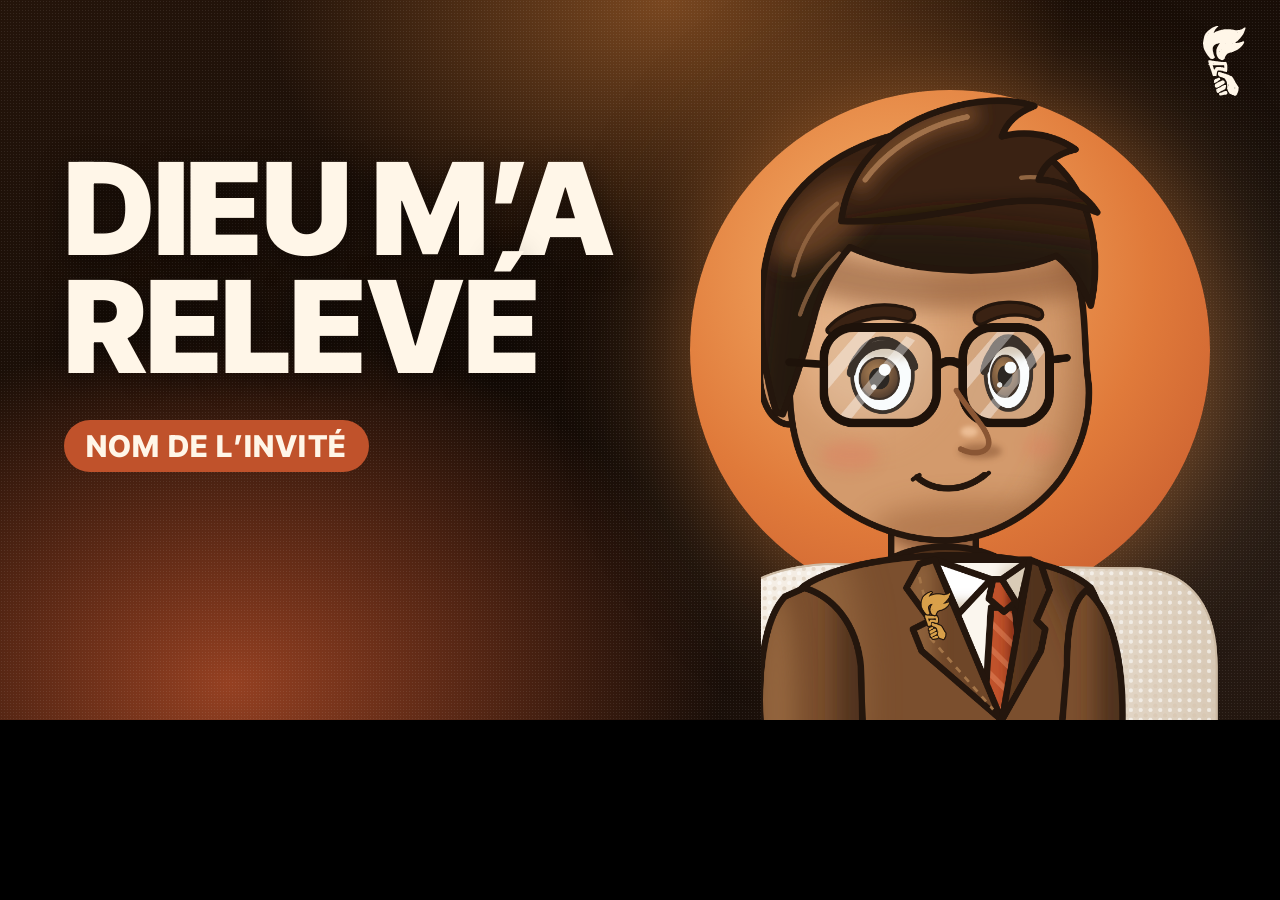
<file: youtube/source/miniature_modele.html>
<!doctype html><html><head><meta charset="utf-8">
<link href="https://fonts.googleapis.com/css2?family=Inter+Tight:wght@800;900&display=swap" rel="stylesheet">
<style>
html,body{margin:0;background:#000}
#m{width:1280px;height:720px;position:relative;overflow:hidden;font-family:"Inter Tight",Inter,Arial,sans-serif;
 background:
  radial-gradient(ellipse 55% 70% at 18% 95%, rgba(192,82,43,.75), transparent 70%),
  radial-gradient(ellipse 45% 55% at 52% 0%, rgba(232,137,60,.45), transparent 70%),
  radial-gradient(ellipse 60% 80% at 85% 60%, rgba(255,243,224,.10), transparent 70%),
  linear-gradient(160deg,#24140A 0%,#120A05 60%,#1E110A 100%)}
.grain{position:absolute;inset:0;opacity:.08;background-image:radial-gradient(#fff 1px,transparent 1px);background-size:3px 3px}
.cercle{position:absolute;width:520px;height:520px;border-radius:50%;right:70px;top:90px;
 background:radial-gradient(circle at 40% 35%,#F7B46C,#E07A3A 55%,#C0522B 100%);box-shadow:0 0 120px rgba(232,137,60,.55)}
.invite{position:absolute;right:20px;bottom:-60px;height:700px}
.titre{position:absolute;left:64px;top:150px;width:640px;color:#FFF6E8;font-weight:900;font-size:128px;line-height:.92;letter-spacing:-.01em;text-transform:uppercase;
 text-shadow:0 6px 30px rgba(0,0,0,.45)}
.nom{position:absolute;left:64px;top:420px;background:#C0522B;color:#FFF6E8;font-weight:800;font-size:30px;letter-spacing:.04em;padding:8px 22px;border-radius:999px;text-transform:uppercase}
.logo{position:absolute;right:34px;top:26px;height:70px}
</style></head><body><div id="m">
<div class="grain"></div><div class="cercle"></div>
<img class="invite" src="invite_exemple.png">
<div class="titre">Dieu m’a relevé</div>
<div class="nom">Nom de l’invité</div>
<svg class="logo" viewBox="0 0 486 800" fill="#FFF6E8" fill-rule="evenodd"><path d="M363.3 798.7C360.2 795.6 353.6 792.0 351.0 792.0C350.0 792.0 348.8 791.5 348.5 791.0C348.2 790.5 345.5 790.0 342.7 790.0C338.2 790.0 336.5 789.3 330.5 785.5C326.7 783.0 322.4 781.0 321.0 781.0C316.3 781.0 311.4 779.0 307.3 775.5C305.0 773.6 302.7 772.0 302.1 772.0C301.5 772.0 301.0 771.4 301.0 770.6C301.0 769.8 299.9 766.9 298.5 764.2C297.1 761.4 296.0 758.7 296.0 758.1C296.0 757.5 295.6 757.0 295.0 757.0C292.1 757.0 283.0 740.8 283.0 735.4C282.9 733.8 282.3 731.4 281.5 730.0C280.7 728.6 280.1 726.7 280.0 725.8C280.0 724.9 278.9 722.4 277.5 720.4C274.5 716.0 274.1 708.6 276.6 703.8C278.0 701.2 278.0 699.6 277.0 692.1C276.3 687.4 275.4 676.8 274.9 668.5C273.4 641.8 272.2 637.1 262.5 622.5C259.5 618.0 257.0 613.9 257.0 613.5C257.0 611.4 246.6 599.0 243.5 597.6C241.6 596.7 239.8 595.5 239.5 595.0C239.2 594.4 238.0 594.0 236.9 594.0C235.9 594.0 234.2 593.6 233.2 593.1C227.2 590.0 220.0 587.6 213.7 586.4C211.7 586.1 209.7 585.4 209.4 584.9C209.1 584.4 208.0 584.0 207.0 584.0C200.3 584.0 181.1 570.9 174.8 562.0C170.1 555.5 170.3 532.5 175.2 527.3C177.3 525.1 178.0 524.9 183.4 525.6C186.7 525.9 191.8 527.1 194.9 528.1C197.9 529.2 201.6 530.0 203.1 530.0C204.6 530.0 206.1 530.4 206.4 530.9C206.7 531.4 208.6 532.1 210.6 532.5C212.6 532.8 215.0 533.5 215.9 533.9C218.2 535.1 224.0 537.0 227.7 538.0C229.4 538.4 233.0 539.8 235.7 541.0C238.3 542.2 241.4 543.6 242.5 544.1C243.6 544.5 247.4 545.1 251.0 545.3C256.8 545.6 268.3 549.1 273.2 552.0C274.2 552.5 275.6 553.0 276.4 553.0C277.1 553.0 279.1 553.7 280.6 554.5C282.2 555.3 284.3 556.0 285.2 556.0C286.1 556.0 287.2 556.5 287.5 557.0C287.8 557.5 288.8 558.0 289.5 558.0C290.3 558.0 294.9 559.8 299.7 562.1C312.8 568.1 313.1 568.3 314.1 570.1C314.8 571.4 315.9 571.7 318.8 571.3C321.6 570.9 323.6 571.3 325.6 572.6C328.6 574.5 334.0 579.8 334.0 580.7C334.0 581.0 336.4 584.3 339.4 587.9C344.7 594.3 352.0 607.0 352.0 609.6C352.0 610.3 353.3 611.8 355.0 613.0C357.1 614.5 359.8 619.0 364.1 627.8C370.3 640.9 370.9 642.0 375.5 650.5C377.0 653.2 378.9 656.9 379.8 658.5C381.7 662.3 388.9 673.1 393.5 679.0C399.8 687.2 406.0 696.8 406.0 698.2C406.0 699.0 406.7 700.5 407.5 701.6C409.4 704.0 409.4 709.0 407.5 711.4C406.4 712.9 406.0 716.3 406.0 725.1C406.0 731.9 405.6 737.1 405.0 737.5C404.4 737.8 404.0 739.3 404.0 740.8C403.9 742.3 403.3 744.6 402.5 746.0C401.7 747.4 401.1 749.4 401.0 750.6C401.0 751.7 400.2 754.4 399.1 756.6C397.5 760.0 395.2 765.2 392.0 772.5C391.6 773.6 390.2 777.1 388.9 780.2C384.9 790.5 378.0 797.0 371.1 797.0C369.9 797.0 368.7 797.7 368.4 798.5C367.7 800.3 365.0 800.4 363.3 798.7ZM192.6 793.2C188.7 790.9 185.1 786.9 185.0 784.8C185.0 783.9 184.6 782.8 184.0 782.5C182.4 781.5 182.8 772.7 184.6 770.2C186.5 767.5 193.1 764.0 196.4 764.0C197.7 764.0 201.0 762.9 203.7 761.6C210.1 758.4 216.6 756.0 218.8 756.0C219.8 756.0 223.0 754.9 225.8 753.5C228.7 752.1 231.2 751.0 231.5 751.0C231.8 751.0 233.8 749.9 236.0 748.5C238.2 747.1 240.8 746.0 241.8 746.0C242.9 746.0 245.1 745.3 246.7 744.5C249.9 742.9 265.9 742.2 269.2 743.5C272.2 744.7 276.7 753.3 278.4 761.1C280.3 769.9 279.8 773.2 276.4 775.5C275.0 776.4 273.4 778.2 272.8 779.6C272.2 780.9 270.9 782.0 270.0 782.0C269.0 782.0 267.7 782.6 267.1 783.4C266.5 784.1 263.4 785.0 260.2 785.4C257.1 785.8 252.2 786.5 249.5 786.9C244.9 787.7 241.2 788.2 219.5 791.2C215.1 791.8 210.3 792.9 208.8 793.6C205.0 795.5 196.1 795.3 192.6 793.2ZM164.9 763.8C164.1 763.0 162.7 762.1 161.7 761.7C160.8 761.4 159.3 759.4 158.4 757.3C157.5 755.2 156.3 752.6 155.7 751.5C154.6 749.4 153.3 744.2 152.3 738.0C152.0 736.1 151.2 733.6 150.5 732.5C149.8 731.4 149.5 728.9 149.7 726.8C150.1 723.6 150.6 723.0 152.6 723.0C153.8 723.0 155.2 722.6 155.5 722.0C155.8 721.5 158.2 720.1 160.8 719.0C163.3 717.9 166.2 716.3 167.1 715.4C169.1 713.6 182.1 707.0 183.6 707.0C184.2 707.0 185.3 706.4 185.9 705.7C186.8 704.5 192.5 701.4 197.0 699.6C197.8 699.2 200.8 697.6 203.5 696.0C206.2 694.3 211.6 691.4 215.3 689.5C219.1 687.6 223.3 685.2 224.8 684.2C226.3 683.1 230.4 680.8 234.0 678.9C240.2 675.7 240.9 675.6 250.5 675.7C263.0 676.0 264.5 677.2 263.6 686.0C262.6 696.7 260.2 705.9 256.6 713.1C253.3 719.7 251.7 721.5 246.5 724.8C240.4 728.7 216.0 741.0 214.4 741.0C213.6 741.0 211.2 742.1 209.2 743.5C207.2 744.9 204.9 746.0 204.1 746.0C201.3 746.0 195.0 749.4 194.4 751.2C194.1 752.2 193.5 753.0 193.0 753.0C192.5 753.0 190.9 754.0 189.3 755.3C187.8 756.6 184.9 758.5 183.0 759.6C181.1 760.6 178.8 762.0 178.0 762.7C175.5 764.7 166.6 765.4 164.9 763.8ZM172.0 742.5C172.0 741.6 171.1 741.0 169.5 741.0C167.1 741.0 166.3 742.0 167.7 743.3C168.9 744.6 172.0 744.0 172.0 742.5ZM367.5 708.1C367.5 701.7 365.8 698.2 364.0 701.0C362.9 702.7 362.7 715.3 363.7 716.4C365.4 718.1 367.4 713.7 367.5 708.1ZM149.0 705.5C149.0 704.7 148.3 704.0 147.5 704.0C142.9 704.0 138.1 697.3 135.8 687.5C134.3 681.2 135.3 672.3 137.9 669.7C138.5 669.1 139.0 667.1 139.0 665.4C139.0 662.9 139.6 661.8 141.8 660.8C143.3 660.0 147.1 657.9 150.2 656.2C153.3 654.4 156.5 653.0 157.2 653.0C158.7 653.0 190.8 637.3 193.0 635.5C193.8 634.8 197.6 632.6 201.3 630.6C205.0 628.6 209.5 626.1 211.3 625.1C215.7 622.7 224.3 620.0 227.7 620.0C234.0 620.0 245.7 629.1 247.4 635.2C249.6 643.5 249.3 648.9 246.6 652.5C245.2 654.3 244.0 656.2 244.0 656.7C243.9 657.9 234.6 664.5 226.0 669.3C224.6 670.1 220.1 672.5 216.0 674.7C211.9 677.0 206.2 680.0 203.5 681.5C200.8 683.0 198.1 684.5 197.5 685.0C196.9 685.4 192.4 687.9 187.5 690.5C182.6 693.1 176.5 696.7 174.0 698.4C171.5 700.2 167.7 702.4 165.5 703.4C163.3 704.5 160.7 705.7 159.8 706.1C156.7 707.7 149.0 707.2 149.0 705.5ZM291.0 683.8C291.0 681.8 290.5 678.9 289.9 677.3C289.3 675.8 288.5 672.3 288.1 669.6C287.8 666.9 286.9 664.5 286.2 664.2C284.5 663.7 284.6 672.4 286.5 678.6C287.3 681.3 288.0 684.7 288.0 686.1C288.0 687.5 288.3 689.0 288.7 689.3C289.8 690.5 291.0 687.7 291.0 683.8ZM127.7 647.5C126.4 644.8 126.0 641.2 126.1 632.3C126.1 619.1 127.2 615.9 132.8 613.3C134.7 612.4 136.0 611.0 136.0 609.9C136.0 608.8 136.6 607.8 137.2 607.6C137.9 607.4 140.5 606.7 143.0 606.0C145.5 605.4 148.8 604.2 150.3 603.4C151.9 602.6 153.7 602.0 154.5 602.0C155.2 602.0 156.3 601.3 157.0 600.5C157.7 599.7 159.2 599.0 160.5 599.0C161.7 599.0 163.0 598.7 163.4 598.3C165.3 596.4 176.7 593.3 185.3 592.3C191.3 591.7 193.6 593.4 194.6 599.3C194.9 601.6 195.9 604.4 196.6 605.5C199.8 610.0 197.2 617.0 192.3 617.0C191.2 617.0 187.5 618.8 184.1 621.0C180.7 623.2 177.7 625.0 177.4 625.0C177.0 625.0 175.4 626.2 173.6 627.6C171.9 629.0 163.3 634.9 154.5 640.6C140.1 650.0 138.1 651.0 134.0 651.0C129.7 651.0 129.3 650.8 127.7 647.5ZM112.2 566.9C109.8 561.3 108.9 558.6 105.5 547.5C104.0 542.5 102.2 536.7 101.5 534.5C100.8 532.3 99.7 528.5 99.0 526.0C98.4 523.5 97.2 520.0 96.4 518.2C95.6 516.4 95.0 514.2 95.0 513.2C95.0 512.3 93.8 509.2 92.5 506.5C91.1 503.8 90.0 500.7 90.0 499.8C90.0 498.9 89.5 497.8 89.0 497.5C88.5 497.2 88.0 496.1 88.0 495.2C88.0 494.3 87.3 492.2 86.5 490.6C85.7 489.1 85.0 487.0 85.0 486.1C85.0 485.2 84.3 483.6 83.5 482.6C82.7 481.5 82.0 479.8 82.0 478.8C82.0 477.8 81.6 476.2 81.1 475.2C80.6 474.3 79.5 471.0 78.7 468.0C72.1 444.8 72.4 445.2 66.8 444.8C62.5 444.5 62.5 444.5 62.2 439.9C61.9 435.6 62.1 435.2 64.5 434.6C67.4 433.9 67.7 431.9 65.5 425.1C64.8 422.6 63.6 418.5 63.0 416.0C62.4 413.5 61.4 410.1 60.8 408.5C60.2 406.9 59.5 403.7 59.3 401.4C58.4 393.1 68.2 388.7 80.4 392.1C82.6 392.7 87.8 393.6 91.9 394.1C96.1 394.6 102.9 395.5 107.0 396.0C111.1 396.5 116.1 397.4 118.0 397.9C119.9 398.5 123.4 399.0 125.7 399.0C128.1 399.0 133.0 399.4 136.7 400.0C153.8 402.4 167.0 404.1 172.0 404.4C185.6 405.5 198.1 406.9 199.2 407.6C200.6 408.5 220.0 409.7 247.5 410.6C265.7 411.2 268.5 411.9 267.5 415.0C267.2 416.0 268.7 420.7 271.0 425.5C273.2 430.3 275.0 435.1 275.0 436.0C275.0 437.0 275.7 439.7 276.5 442.0C277.7 445.4 278.0 452.1 278.1 474.4C278.2 506.7 277.6 511.8 273.3 521.8C271.9 525.0 271.9 525.0 264.0 525.0C259.6 525.0 254.3 524.4 252.3 523.6C245.2 521.1 241.4 520.0 239.4 520.0C238.4 520.0 236.6 519.3 235.6 518.5C234.5 517.7 232.4 517.0 231.0 517.0C229.6 517.0 228.0 516.6 227.5 516.1C226.1 514.9 216.5 512.0 213.9 512.0C212.7 512.0 209.4 511.4 206.6 510.6C197.4 508.0 185.7 506.7 181.4 507.9C179.3 508.5 175.4 509.2 172.8 509.5C170.1 509.9 168.0 510.5 168.0 511.0C168.0 511.5 166.8 513.3 165.2 515.1C161.3 519.7 158.6 529.8 157.1 545.2C156.6 549.9 155.9 554.3 155.6 554.8C155.3 555.3 155.5 557.2 156.1 558.9C157.0 561.5 156.9 562.5 155.5 564.6C152.5 569.2 148.0 570.3 130.3 570.8L114.2 571.2L112.2 566.9ZM132.6 494.5C134.2 491.4 136.9 487.4 138.7 485.5C141.1 482.9 141.9 481.4 141.5 479.7C140.4 475.4 146.9 471.1 154.5 471.0C156.1 471.0 160.9 470.3 165.2 469.3C172.0 467.9 174.9 467.8 189.7 468.8C198.9 469.5 209.0 470.5 212.0 471.0C215.0 471.6 220.0 472.4 223.0 472.8C226.0 473.2 229.5 474.1 230.7 474.8C231.9 475.5 234.4 476.0 236.4 476.0C238.3 476.0 240.2 476.4 240.5 477.0C240.8 477.6 241.8 478.0 242.7 478.0C244.0 478.0 244.2 476.7 243.6 468.8C242.6 454.8 241.9 448.6 241.0 448.0C240.6 447.7 223.2 447.9 202.3 448.3C147.6 449.5 121.2 449.6 115.8 448.6C111.1 447.7 111.0 447.8 111.0 450.3C111.0 451.7 111.4 453.1 111.9 453.4C112.4 453.7 113.0 455.2 113.3 456.7C113.5 458.3 114.3 461.1 115.0 463.0C115.7 464.9 116.6 467.4 117.0 468.5C117.4 469.6 118.3 472.1 119.0 474.0C119.7 475.9 120.5 478.9 120.7 480.5C121.0 482.1 121.6 483.9 122.0 484.5C122.9 485.8 125.6 493.7 126.4 497.2C127.4 501.5 129.6 500.5 132.6 494.5ZM127.0 428.0C125.0 426.7 121.3 426.7 120.5 428.0C120.1 428.6 121.6 429.0 124.2 429.0C127.3 429.0 128.1 428.7 127.0 428.0ZM115.0 426.0C115.0 424.8 114.9 424.8 108.2 424.5C103.3 424.3 102.1 424.8 103.7 426.3C104.7 427.4 115.0 427.1 115.0 426.0ZM215.5 390.0C215.2 389.4 214.2 389.0 213.3 389.0C212.5 389.0 210.4 388.4 208.7 387.6C206.9 386.8 204.4 386.0 203.0 385.7C197.4 384.5 187.7 380.4 185.6 378.3C181.7 374.3 181.2 373.8 179.5 372.1C176.3 369.1 168.5 357.3 165.1 350.4C160.2 340.5 160.2 340.6 159.5 336.6C159.1 334.6 158.4 332.7 157.9 332.4C157.4 332.1 157.0 330.9 157.0 329.7C157.0 328.4 156.4 326.6 155.6 325.5C153.3 322.1 152.6 315.1 152.6 296.0C152.6 276.6 153.2 269.8 155.5 264.0C156.2 262.1 157.6 257.8 158.6 254.5C159.5 251.2 160.6 247.8 161.0 247.0C161.4 246.2 162.5 243.8 163.3 241.8C164.2 239.8 168.7 232.4 173.3 225.3C177.8 218.3 182.6 210.9 183.8 209.0C185.0 207.1 187.5 204.4 189.5 203.0C194.6 199.3 194.0 198.0 187.4 198.0C182.3 198.0 174.3 199.9 169.8 202.1C168.8 202.6 166.5 203.0 164.5 203.0C161.5 203.0 157.2 204.4 151.8 207.1C150.8 207.6 149.0 208.0 147.8 208.0C141.0 208.0 123.1 223.7 116.9 235.1C111.8 244.4 110.7 250.3 111.3 265.0C111.9 278.8 113.1 288.8 114.4 290.8C114.9 291.6 115.6 294.7 116.1 297.8C117.3 306.2 118.6 312.2 119.7 315.0C121.3 318.9 123.0 324.5 123.0 325.9C123.0 326.6 123.6 328.6 124.4 330.3C125.1 332.1 126.5 335.5 127.5 338.0C131.1 347.1 132.1 349.0 134.0 350.0C138.7 352.5 135.3 361.6 126.8 369.6C119.9 376.2 116.3 378.0 110.2 378.0C101.9 378.0 93.0 376.8 93.0 375.6C93.0 373.3 87.7 370.0 84.0 370.0C80.3 370.0 78.9 369.0 76.2 364.2C75.5 362.9 72.1 358.4 68.7 354.3C60.3 344.1 52.4 333.4 44.4 321.5C40.6 316.0 36.8 310.5 35.7 309.3C34.6 308.1 32.8 305.3 31.6 303.1C25.8 292.1 22.8 286.8 20.5 283.4C19.1 281.4 18.0 279.0 18.0 278.1C18.0 277.1 17.6 276.0 17.1 275.5C15.7 274.0 10.0 259.2 10.0 257.0C10.0 255.9 9.6 254.2 9.1 253.2C6.8 249.0 4.5 236.3 2.9 219.0C2.4 212.7 1.5 206.7 1.0 205.8C-0.2 203.7 -0.3 189.7 0.8 188.6C1.2 188.2 2.1 183.3 2.8 177.7C5.2 159.3 7.1 148.0 9.1 141.4C9.6 139.7 10.0 137.3 10.0 135.9C10.1 134.6 10.7 132.4 11.5 131.0C12.3 129.6 12.9 126.8 13.0 124.8C13.0 122.8 13.5 120.8 14.0 120.5C14.6 120.2 15.0 119.2 15.0 118.4C15.0 113.2 36.0 74.0 38.8 74.0C39.2 74.0 40.9 72.3 42.5 70.2C45.1 67.0 58.8 53.8 63.2 50.4C64.5 49.4 76.9 40.3 82.5 36.3C97.2 25.7 115.2 15.0 118.1 15.0C118.6 15.0 120.8 13.9 123.0 12.5C125.2 11.1 127.8 10.0 128.9 10.0C130.0 10.0 131.2 9.5 131.5 9.0C131.8 8.4 132.9 8.0 133.9 8.0C134.9 8.0 136.3 7.3 137.0 6.5C137.7 5.7 139.5 5.0 141.1 5.0C142.6 5.0 144.2 4.5 144.5 4.0C144.8 3.5 146.0 3.0 147.0 3.0C148.0 3.0 149.5 2.3 150.4 1.5C151.5 0.4 154.2 0.0 161.7 0.0C171.0 0.1 171.6 0.2 173.4 2.6C175.2 5.1 175.2 5.2 172.9 7.6C171.7 8.9 169.8 10.0 168.8 10.0C164.3 10.0 142.0 35.4 135.7 47.7C126.2 66.3 122.4 75.9 123.4 78.7C123.9 79.9 130.0 76.5 135.1 72.0C137.1 70.3 139.7 69.0 152.2 63.1C157.0 60.8 161.5 59.0 162.2 59.0C164.0 59.0 171.6 56.3 176.7 54.0C181.0 52.0 186.4 50.4 193.5 49.1C195.7 48.7 198.5 47.8 199.7 47.2C200.9 46.5 203.2 46.0 204.9 46.0C206.5 46.0 208.2 45.5 208.5 45.0C208.8 44.5 210.7 44.0 212.6 44.0C214.6 44.0 217.1 43.5 218.3 42.8C221.4 41.1 236.9 38.8 257.0 37.1C273.3 35.7 305.0 35.7 308.7 37.1C311.3 38.1 314.2 38.5 333.1 40.9C336.7 41.3 340.2 42.0 340.8 42.4C341.4 42.8 344.7 43.5 348.2 44.0C351.7 44.5 355.9 45.1 357.5 45.4C377.7 48.6 388.2 49.3 393.2 48.0C396.1 47.3 401.6 46.3 405.5 45.9C417.6 44.5 423.4 43.4 425.7 42.2C426.9 41.5 429.0 41.0 430.4 41.0C431.8 41.0 433.2 40.5 433.5 40.0C433.8 39.5 435.4 39.0 437.1 39.0C441.9 39.0 454.8 31.5 463.9 23.4C468.9 19.0 470.4 18.2 475.2 17.6C484.5 16.4 486.0 17.2 486.0 23.5C486.0 26.4 485.4 30.1 484.6 31.7C483.8 33.2 482.7 36.3 482.0 38.5C481.0 42.1 479.2 46.4 476.9 51.2C476.4 52.2 476.0 53.8 476.0 54.8C476.0 55.7 475.4 57.4 474.7 58.5C473.9 59.6 472.5 63.2 471.5 66.5C470.5 69.8 468.8 74.0 467.8 75.8C466.8 77.6 466.0 79.5 466.0 80.1C466.0 81.9 462.7 88.2 458.8 94.0C456.7 97.0 451.2 105.1 446.6 112.1C442.0 119.0 437.4 125.3 436.5 126.0C435.5 126.8 432.4 130.6 429.5 134.5C423.5 142.3 403.4 163.2 395.1 170.0C392.1 172.5 389.2 175.0 388.6 175.5C386.8 177.1 375.6 186.2 370.6 190.0C365.1 194.3 364.8 195.4 369.8 194.6C371.8 194.2 379.4 193.5 386.5 193.0C398.3 192.2 413.8 190.2 421.5 188.5C424.2 187.9 428.3 186.3 433.2 183.9C434.2 183.4 435.5 183.0 436.1 183.0C437.2 183.0 442.8 180.8 446.2 178.9C447.2 178.4 448.5 178.0 449.2 178.0C449.9 178.0 451.9 177.3 453.5 176.4C458.9 173.5 463.1 174.1 467.3 178.2C469.3 180.3 471.0 182.8 471.0 183.8C471.0 188.4 467.8 197.6 465.5 199.7C464.1 200.9 463.0 202.1 463.0 202.4C463.0 203.1 454.8 215.0 449.1 222.6C444.2 229.1 435.2 238.1 424.5 247.2C420.6 250.5 415.5 255.1 413.0 257.4C408.4 261.7 398.7 269.1 396.0 270.3C395.2 270.7 393.1 271.8 391.5 272.8C381.9 278.6 359.7 288.8 352.5 290.7C351.4 291.0 348.3 292.3 345.6 293.6C342.8 294.9 339.9 296.0 339.0 296.0C338.1 296.0 337.0 296.4 336.5 296.9C335.9 297.3 333.0 298.5 330.0 299.4C327.0 300.4 323.1 301.6 321.5 302.2C319.9 302.8 316.7 303.5 314.5 303.7C312.3 304.0 310.1 304.6 309.6 305.1C309.0 305.6 307.4 306.0 305.8 306.0C304.3 306.0 301.6 306.6 299.8 307.4C298.0 308.2 294.5 309.4 292.0 310.0C284.2 312.1 280.7 314.3 273.5 321.6C260.3 334.9 250.0 353.4 249.2 365.0C249.0 368.6 248.4 371.9 247.9 372.4C247.4 373.0 247.0 374.2 247.0 375.1C247.0 377.4 233.9 387.1 228.0 389.3C222.9 391.2 216.5 391.5 215.5 390.0ZM193.0 290.8C193.0 289.3 192.6 287.9 192.1 287.6C191.1 287.0 188.0 294.6 188.0 297.5C188.1 300.7 193.0 294.1 193.0 290.8ZM208.5 269.7C208.5 267.1 206.5 267.2 206.2 269.9C205.9 271.5 206.3 272.1 207.2 271.8C207.9 271.5 208.5 270.6 208.5 269.7ZM260.0 206.5C263.5 204.7 263.9 203.0 260.8 203.0C258.6 203.0 255.0 205.6 255.0 207.2C255.0 208.4 256.7 208.2 260.0 206.5ZM335.0 205.0C336.1 204.3 335.7 204.0 333.2 204.0C331.5 204.0 330.0 204.4 330.0 205.0C330.0 206.3 333.0 206.3 335.0 205.0ZM48.5 113.7C48.5 111.1 46.5 111.2 46.2 113.9C45.9 115.5 46.3 116.1 47.2 115.8C47.9 115.5 48.5 114.6 48.5 113.7ZM64.4 89.6C68.6 84.0 67.1 83.0 62.1 88.1C60.4 89.8 59.0 91.6 59.0 92.1C59.0 94.1 61.9 92.8 64.4 89.6ZM394.4 78.9C395.0 78.4 394.6 77.8 393.7 77.4C391.9 76.8 389.0 78.5 389.0 80.2C389.0 81.2 392.9 80.3 394.4 78.9Z"/></svg>
</div></body></html>
</file>
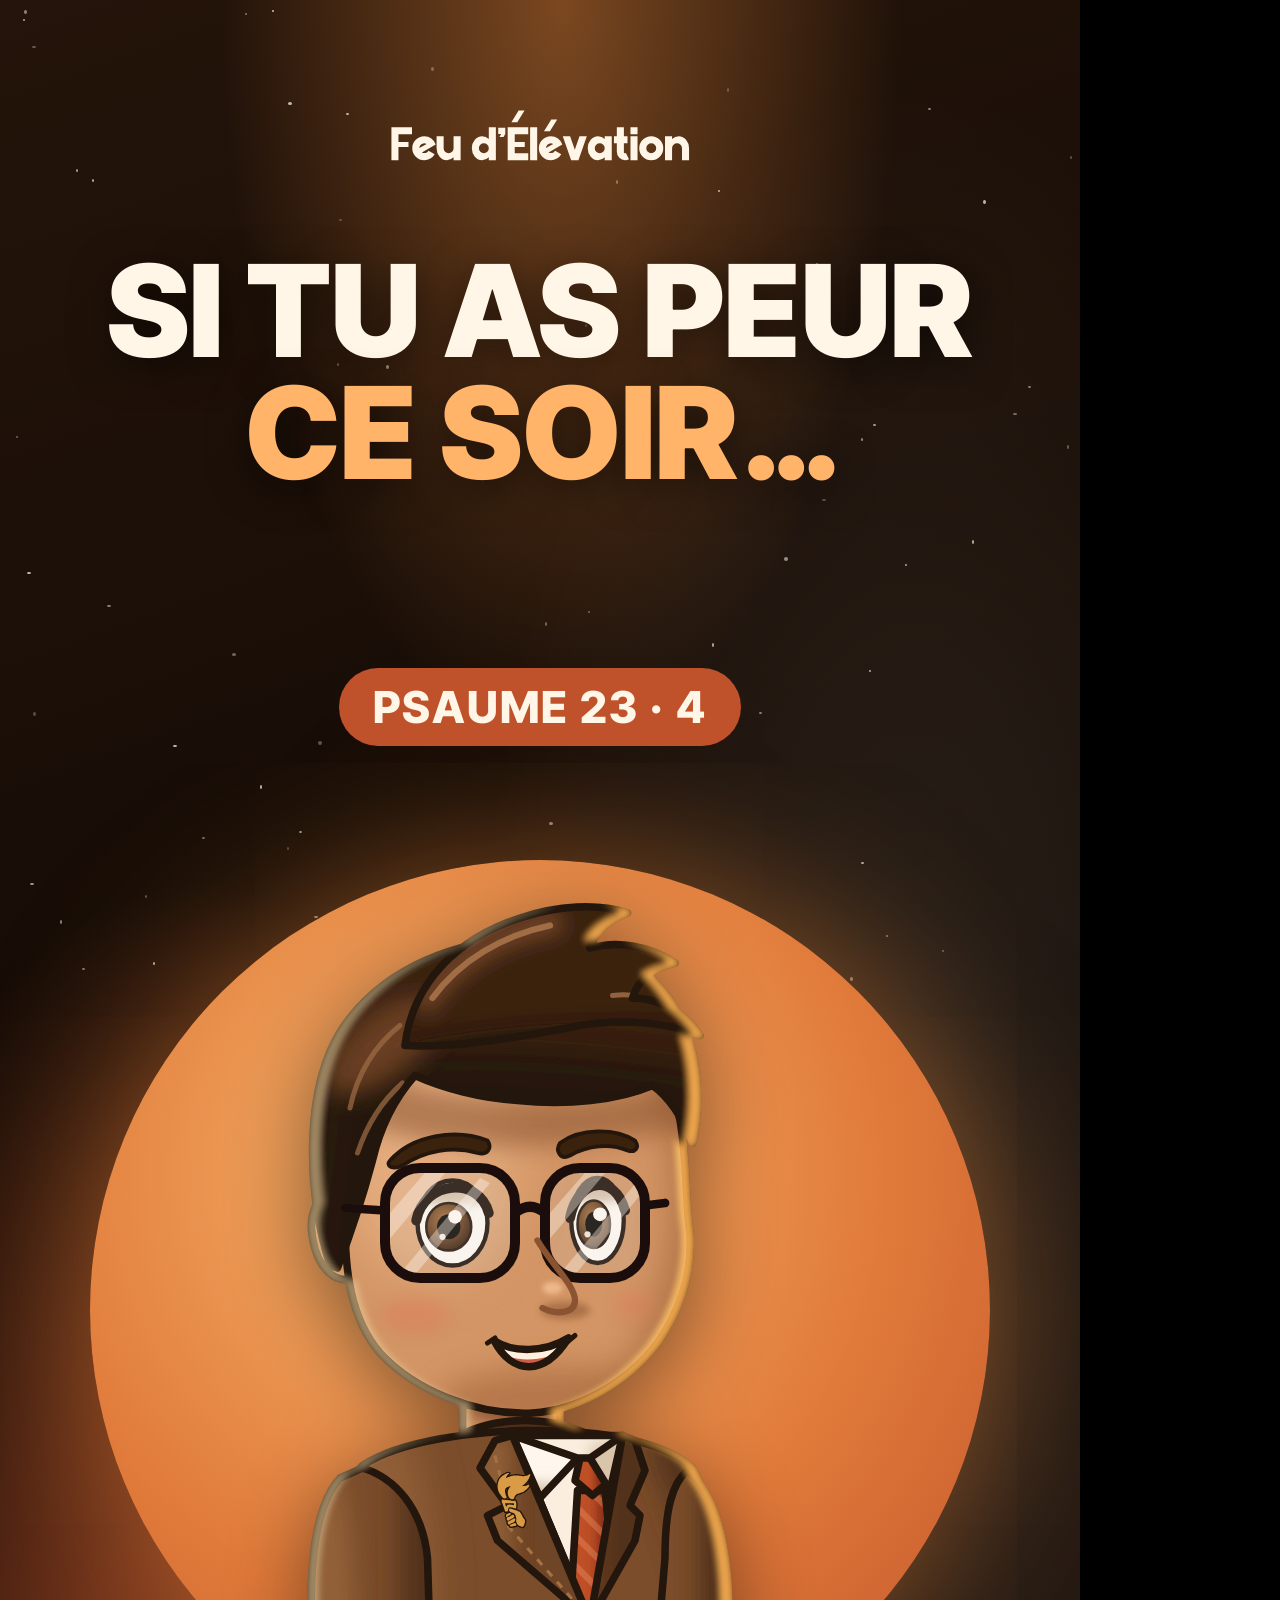
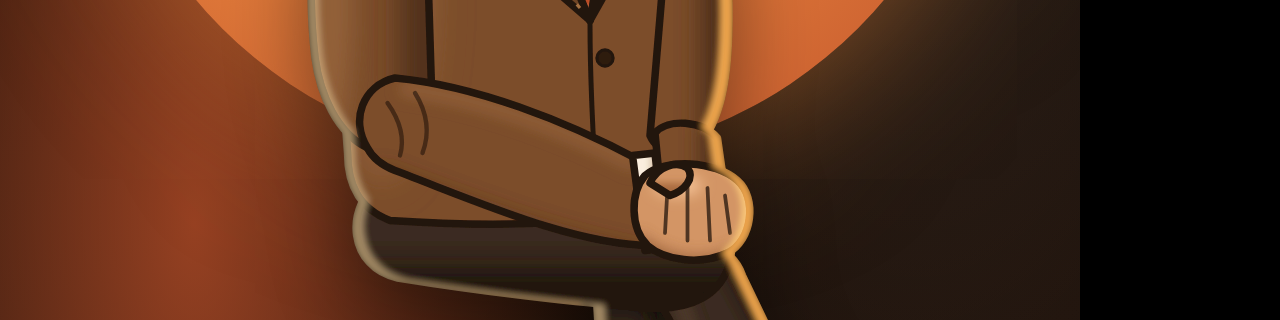
<file: verset/episodes/psaume-23-4/pages/couverture.html>
<!doctype html><html><head><meta charset="utf-8"><title>couverture</title><style>
@font-face{font-family:"InterT";src:url(../../../fonts/intertight-800-900.woff2) format("woff2");font-weight:800 900}
@font-face{font-family:"InterB";src:url(../../../../intro/fonts/inter-500.woff2) format("woff2")}
@font-face{font-family:"FrauncesB";src:url(../../../../intro/fonts/fraunces-700.woff2) format("woff2")}
:root{--braise:#C0522B;--or:#FFB46A;--creme:#FFF6E8;--nuit:#120A06}
html,body{margin:0;background:#000}
#stage{position:relative;overflow:hidden;background:#000}
#stage>*{position:absolute}
svg#s{left:0;top:0;display:block}
.couche{left:0;top:0;width:100%;height:100%;pointer-events:none}
#vig{background:radial-gradient(ellipse 75% 75% at 50% 50%,transparent 60%,rgba(0,0,0,.5))}
.nom{display:block;color:var(--creme)}
#marque{opacity:.92}
#noir{background:#000;opacity:0}
.inter{font-family:"InterB",Arial,sans-serif}
.fort{font-family:"InterT","InterB",Arial,sans-serif;font-weight:900}
.serif{font-family:"FrauncesB",Georgia,serif}
/* sous-titres */
#st{left:0;right:0;text-align:center}
#st span.m{display:inline-block;margin:0 .09em;transform-origin:50% 60%}
/* cartes */
.carte{opacity:0;color:var(--creme);background:rgba(18,10,6,.84);border:2px solid rgba(255,180,106,.35);border-radius:22px;box-shadow:0 20px 60px rgba(0,0,0,.45)}
.carte .ref{font-family:"InterB",Arial,sans-serif;color:var(--or);letter-spacing:.25em;text-transform:uppercase}
.carte .src{font-family:"InterB",Arial,sans-serif;color:#D9C8B4}
#cv .v span{opacity:.18}
#cv .v span.on{opacity:1}
#chap{opacity:0;background:rgba(18,10,6,.78);border:2px solid rgba(255,180,106,.35);border-radius:16px;color:var(--creme)}
#chap .n{font-family:"InterB",Arial,sans-serif;color:var(--or);letter-spacing:.25em}
#chap .t{font-family:"FrauncesB",Georgia,serif}
/* appel à l'action */
#cta{opacity:0;left:0;right:0;text-align:center}
#cta .bouton{display:inline-flex;align-items:center;gap:.45em;border-radius:999px;padding:.42em 1.1em;font-family:"InterT",Arial,sans-serif;font-weight:900;letter-spacing:.02em;color:#fff;box-shadow:0 10px 40px rgba(0,0,0,.45)}
#cta .bouton.youtube{background:#E1251B}
#cta .bouton.tiktok{background:var(--braise)}
#cta .bouton.fait{background:#5A5450}
#cta .cloche{display:inline-block;transform-origin:50% 10%}
#cta .sur{font-family:"InterT",Arial,sans-serif;font-weight:800;color:var(--creme);text-shadow:0 4px 18px rgba(0,0,0,.6);margin-bottom:.35em}
#com{opacity:0;background:var(--creme);color:#2A1A10;border-radius:22px;font-family:"InterT",Arial,sans-serif;font-weight:800;box-shadow:0 12px 40px rgba(0,0,0,.45)}
/* écran de fin */
#fin{opacity:0}
#fin .zone{position:absolute;border:3px dashed rgba(255,246,232,.55);border-radius:18px;background:rgba(18,10,6,.35)}
#fin .zone.rond{border-radius:50%}
#fin .lab{position:absolute;font-family:"InterB",Arial,sans-serif;color:rgba(255,246,232,.75);letter-spacing:.2em;text-transform:uppercase;font-size:20px}

#m{position:relative;width:1080px;height:1920px;overflow:hidden;background:radial-gradient(ellipse 55% 70% at 18% 95%,rgba(192,82,43,.75),transparent 70%),radial-gradient(ellipse 45% 55% at 52% 0%,rgba(232,137,60,.45),transparent 70%),radial-gradient(ellipse 60% 80% at 85% 60%,rgba(255,243,224,.10),transparent 70%),linear-gradient(160deg,#24140A 0%,#120A05 60%,#1E110A 100%)}
.etoiles{position:absolute;inset:0}
.perso{display:block;width:100%;height:auto;filter:drop-shadow(0 20px 40px rgba(0,0,0,.45))}
.torche{width:100%;height:100%}
</style></head><body><div id="m">
<div class="etoiles"><i style="position:absolute;left:13.4%;top:46.6%;width:2px;height:3px;border-radius:50%;background:#FFF3DC;opacity:0.31"></i><i style="position:absolute;left:76.1%;top:26.0%;width:4px;height:2px;border-radius:50%;background:#FFF3DC;opacity:0.30"></i><i style="position:absolute;left:2.8%;top:46.0%;width:4px;height:2px;border-radius:50%;background:#FFF3DC;opacity:0.63"></i><i style="position:absolute;left:26.6%;top:44.1%;width:2px;height:3px;border-radius:50%;background:#FFF3DC;opacity:0.27"></i><i style="position:absolute;left:2.5%;top:29.8%;width:4px;height:2px;border-radius:50%;background:#FFF3DC;opacity:0.78"></i><i style="position:absolute;left:72.6%;top:29.0%;width:4px;height:4px;border-radius:50%;background:#FFF3DC;opacity:0.55"></i><i style="position:absolute;left:34.6%;top:37.2%;width:4px;height:3px;border-radius:50%;background:#FFF3DC;opacity:0.76"></i><i style="position:absolute;left:41.6%;top:50.4%;width:2px;height:2px;border-radius:50%;background:#FFF3DC;opacity:0.60"></i><i style="position:absolute;left:72.4%;top:16.3%;width:3px;height:4px;border-radius:50%;background:#FFF3DC;opacity:0.53"></i><i style="position:absolute;left:91.0%;top:10.4%;width:3px;height:4px;border-radius:50%;background:#FFF3DC;opacity:0.72"></i><i style="position:absolute;left:50.5%;top:32.4%;width:2px;height:4px;border-radius:50%;background:#FFF3DC;opacity:0.38"></i><i style="position:absolute;left:79.7%;top:22.8%;width:2px;height:3px;border-radius:50%;background:#FFF3DC;opacity:0.55"></i><i style="position:absolute;left:70.3%;top:37.1%;width:3px;height:2px;border-radius:50%;background:#FFF3DC;opacity:0.49"></i><i style="position:absolute;left:50.8%;top:42.8%;width:4px;height:3px;border-radius:50%;background:#FFF3DC;opacity:0.52"></i><i style="position:absolute;left:3.0%;top:2.4%;width:4px;height:2px;border-radius:50%;background:#FFF3DC;opacity:0.34"></i><i style="position:absolute;left:22.7%;top:0.7%;width:2px;height:2px;border-radius:50%;background:#FFF3DC;opacity:0.47"></i><i style="position:absolute;left:34.4%;top:46.6%;width:3px;height:4px;border-radius:50%;background:#FFF3DC;opacity:0.75"></i><i style="position:absolute;left:65.9%;top:33.5%;width:2px;height:4px;border-radius:50%;background:#FFF3DC;opacity:0.68"></i><i style="position:absolute;left:82.0%;top:48.7%;width:2px;height:2px;border-radius:50%;background:#FFF3DC;opacity:0.48"></i><i style="position:absolute;left:5.6%;top:47.9%;width:2px;height:4px;border-radius:50%;background:#FFF3DC;opacity:0.52"></i><i style="position:absolute;left:35.7%;top:19.0%;width:3px;height:4px;border-radius:50%;background:#FFF3DC;opacity:0.58"></i><i style="position:absolute;left:80.5%;top:34.9%;width:2px;height:2px;border-radius:50%;background:#FFF3DC;opacity:0.69"></i><i style="position:absolute;left:79.7%;top:44.9%;width:3px;height:2px;border-radius:50%;background:#FFF3DC;opacity:0.71"></i><i style="position:absolute;left:67.3%;top:4.6%;width:2px;height:4px;border-radius:50%;background:#FFF3DC;opacity:0.26"></i><i style="position:absolute;left:75.6%;top:13.7%;width:2px;height:2px;border-radius:50%;background:#FFF3DC;opacity:0.44"></i><i style="position:absolute;left:7.0%;top:8.8%;width:2px;height:3px;border-radius:50%;background:#FFF3DC;opacity:0.61"></i><i style="position:absolute;left:29.4%;top:38.6%;width:4px;height:4px;border-radius:50%;background:#FFF3DC;opacity:0.31"></i><i style="position:absolute;left:31.2%;top:18.9%;width:2px;height:3px;border-radius:50%;background:#FFF3DC;opacity:0.31"></i><i style="position:absolute;left:90.0%;top:28.1%;width:2px;height:4px;border-radius:50%;background:#FFF3DC;opacity:0.70"></i><i style="position:absolute;left:2.1%;top:1.0%;width:2px;height:2px;border-radius:50%;background:#FFF3DC;opacity:0.65"></i><i style="position:absolute;left:16.0%;top:38.8%;width:4px;height:2px;border-radius:50%;background:#FFF3DC;opacity:0.79"></i><i style="position:absolute;left:63.1%;top:38.2%;width:4px;height:2px;border-radius:50%;background:#FFF3DC;opacity:0.54"></i><i style="position:absolute;left:3.1%;top:37.1%;width:3px;height:4px;border-radius:50%;background:#FFF3DC;opacity:0.28"></i><i style="position:absolute;left:29.9%;top:53.2%;width:2px;height:3px;border-radius:50%;background:#FFF3DC;opacity:0.29"></i><i style="position:absolute;left:7.6%;top:50.4%;width:3px;height:2px;border-radius:50%;background:#FFF3DC;opacity:0.48"></i><i style="position:absolute;left:25.2%;top:0.5%;width:2px;height:2px;border-radius:50%;background:#FFF3DC;opacity:0.78"></i><i style="position:absolute;left:57.0%;top:9.4%;width:2px;height:4px;border-radius:50%;background:#FFF3DC;opacity:0.36"></i><i style="position:absolute;left:9.9%;top:31.5%;width:4px;height:2px;border-radius:50%;background:#FFF3DC;opacity:0.52"></i><i style="position:absolute;left:93.8%;top:21.5%;width:4px;height:2px;border-radius:50%;background:#FFF3DC;opacity:0.43"></i><i style="position:absolute;left:87.2%;top:49.5%;width:2px;height:2px;border-radius:50%;background:#FFF3DC;opacity:0.36"></i><i style="position:absolute;left:32.8%;top:54.3%;width:2px;height:3px;border-radius:50%;background:#FFF3DC;opacity:0.49"></i><i style="position:absolute;left:26.7%;top:5.3%;width:4px;height:3px;border-radius:50%;background:#FFF3DC;opacity:0.75"></i><i style="position:absolute;left:83.8%;top:29.4%;width:2px;height:2px;border-radius:50%;background:#FFF3DC;opacity:0.65"></i><i style="position:absolute;left:8.5%;top:9.3%;width:2px;height:3px;border-radius:50%;background:#FFF3DC;opacity:0.67"></i><i style="position:absolute;left:60.0%;top:46.3%;width:3px;height:3px;border-radius:50%;background:#FFF3DC;opacity:0.44"></i><i style="position:absolute;left:29.1%;top:47.7%;width:4px;height:2px;border-radius:50%;background:#FFF3DC;opacity:0.57"></i><i style="position:absolute;left:77.0%;top:17.6%;width:4px;height:2px;border-radius:50%;background:#FFF3DC;opacity:0.46"></i><i style="position:absolute;left:99.1%;top:8.1%;width:2px;height:3px;border-radius:50%;background:#FFF3DC;opacity:0.31"></i><i style="position:absolute;left:58.7%;top:50.9%;width:2px;height:2px;border-radius:50%;background:#FFF3DC;opacity:0.56"></i><i style="position:absolute;left:95.2%;top:20.1%;width:3px;height:2px;border-radius:50%;background:#FFF3DC;opacity:0.50"></i><i style="position:absolute;left:27.7%;top:43.3%;width:3px;height:2px;border-radius:50%;background:#FFF3DC;opacity:0.59"></i><i style="position:absolute;left:1.5%;top:22.7%;width:2px;height:2px;border-radius:50%;background:#FFF3DC;opacity:0.38"></i><i style="position:absolute;left:98.8%;top:23.2%;width:2px;height:4px;border-radius:50%;background:#FFF3DC;opacity:0.34"></i><i style="position:absolute;left:24.1%;top:40.9%;width:2px;height:4px;border-radius:50%;background:#FFF3DC;opacity:0.75"></i><i style="position:absolute;left:37.8%;top:53.4%;width:3px;height:3px;border-radius:50%;background:#FFF3DC;opacity:0.64"></i><i style="position:absolute;left:31.4%;top:11.4%;width:3px;height:2px;border-radius:50%;background:#FFF3DC;opacity:0.26"></i><i style="position:absolute;left:78.7%;top:50.9%;width:3px;height:4px;border-radius:50%;background:#FFF3DC;opacity:0.47"></i><i style="position:absolute;left:39.9%;top:3.5%;width:3px;height:4px;border-radius:50%;background:#FFF3DC;opacity:0.31"></i><i style="position:absolute;left:21.5%;top:34.0%;width:4px;height:3px;border-radius:50%;background:#FFF3DC;opacity:0.39"></i><i style="position:absolute;left:54.2%;top:16.9%;width:2px;height:3px;border-radius:50%;background:#FFF3DC;opacity:0.29"></i><i style="position:absolute;left:28.1%;top:54.1%;width:4px;height:2px;border-radius:50%;background:#FFF3DC;opacity:0.61"></i><i style="position:absolute;left:64.3%;top:51.7%;width:4px;height:3px;border-radius:50%;background:#FFF3DC;opacity:0.27"></i><i style="position:absolute;left:18.7%;top:43.6%;width:3px;height:2px;border-radius:50%;background:#FFF3DC;opacity:0.43"></i><i style="position:absolute;left:54.4%;top:31.8%;width:2px;height:2px;border-radius:50%;background:#FFF3DC;opacity:0.37"></i><i style="position:absolute;left:80.8%;top:22.1%;width:3px;height:2px;border-radius:50%;background:#FFF3DC;opacity:0.65"></i><i style="position:absolute;left:2.2%;top:0.5%;width:3px;height:4px;border-radius:50%;background:#FFF3DC;opacity:0.51"></i><i style="position:absolute;left:85.9%;top:5.6%;width:3px;height:2px;border-radius:50%;background:#FFF3DC;opacity:0.53"></i><i style="position:absolute;left:66.5%;top:9.9%;width:2px;height:2px;border-radius:50%;background:#FFF3DC;opacity:0.70"></i><i style="position:absolute;left:32.0%;top:5.9%;width:3px;height:2px;border-radius:50%;background:#FFF3DC;opacity:0.74"></i><i style="position:absolute;left:14.2%;top:50.1%;width:2px;height:3px;border-radius:50%;background:#FFF3DC;opacity:0.70"></i></div>
<div style="position:absolute;width:900px;height:900px;border-radius:50%;left:90px;top:860px;background:radial-gradient(circle at 40% 35%,#F7B46C,#E07A3A 55%,#C0522B 100%);box-shadow:0 0 160px rgba(232,137,60,.55)"></div>
<div style="position:absolute;left:150px;bottom:-200px;width:800px"><svg class="perso" viewBox="40 20 640 990" xmlns="http://www.w3.org/2000/svg"><defs>
 <filter id="b2" filterUnits="userSpaceOnUse" x="-200" y="-200" width="1000" height="1400"><feGaussianBlur stdDeviation="2"/></filter>
 <filter id="b3" filterUnits="userSpaceOnUse" x="-200" y="-200" width="1000" height="1400"><feGaussianBlur stdDeviation="3"/></filter>
 <filter id="b4" filterUnits="userSpaceOnUse" x="-200" y="-200" width="1000" height="1400"><feGaussianBlur stdDeviation="4"/></filter>
 <filter id="b5" filterUnits="userSpaceOnUse" x="-200" y="-200" width="1000" height="1400"><feGaussianBlur stdDeviation="5"/></filter>
 <filter id="b6" filterUnits="userSpaceOnUse" x="-200" y="-200" width="1000" height="1400"><feGaussianBlur stdDeviation="6"/></filter>
 <filter id="b8" filterUnits="userSpaceOnUse" x="-200" y="-200" width="1000" height="1400"><feGaussianBlur stdDeviation="8"/></filter>
 <filter id="b9" filterUnits="userSpaceOnUse" x="-200" y="-200" width="1000" height="1400"><feGaussianBlur stdDeviation="9"/></filter>
 <filter id="b10" filterUnits="userSpaceOnUse" x="-200" y="-200" width="1000" height="1400"><feGaussianBlur stdDeviation="10"/></filter>
 <filter id="b12" filterUnits="userSpaceOnUse" x="-200" y="-200" width="1000" height="1400"><feGaussianBlur stdDeviation="12"/></filter>
 <filter id="b14" filterUnits="userSpaceOnUse" x="-200" y="-200" width="1000" height="1400"><feGaussianBlur stdDeviation="14"/></filter>
 <filter id="b16" filterUnits="userSpaceOnUse" x="-200" y="-200" width="1000" height="1400"><feGaussianBlur stdDeviation="16"/></filter>
 <filter id="b22" filterUnits="userSpaceOnUse" x="-200" y="-200" width="1000" height="1400"><feGaussianBlur stdDeviation="22"/></filter>
 <radialGradient id="irisG" cx=".4" cy=".35" r=".7"><stop offset="0" stop-color="#A9743F"/><stop offset=".7" stop-color="#5E3A1E"/><stop offset="1" stop-color="#3A2110"/></radialGradient>

 <linearGradient id="tq_chair" x1="0" y1="0" x2="1" y2="0"><stop offset="0" stop-color="#F8F2EA"/><stop offset=".6" stop-color="#EDE3D6"/><stop offset="1" stop-color="#D9CAB7"/></linearGradient>
 <pattern id="tq_boucle" width="9" height="9" patternUnits="userSpaceOnUse"><circle cx="2.5" cy="2.5" r="1.9" fill="#D6C5AF" opacity=".55"/><circle cx="7" cy="6.5" r="1.9" fill="#FFFFFF" opacity=".55"/></pattern>
<filter id="f_img" filterUnits="userSpaceOnUse" x="-200" y="-200" width="1100" height="1400"><feColorMatrix type="matrix" values="1 0 0 0 0  0 0.93 0 0 0  0 0 0.86 0 0  0 0 0 1 0" result="tinte"/><feOffset in="SourceAlpha" dx="-10" dy="-2" result="o0"/><feComposite in="SourceAlpha" in2="o0" operator="out" result="b0"/><feGaussianBlur in="b0" stdDeviation="2.6" result="f0"/><feFlood id="f_img_r0" flood-color="#FFB050" flood-opacity="0.85"/><feComposite in2="f0" operator="in" result="c0"/><feComposite in="c0" in2="SourceAlpha" operator="in" result="d0"/><feBlend in="d0" in2="tinte" mode="screen" result="l0"/><feOffset in="SourceAlpha" dx="9" dy="-2" result="o1"/><feComposite in="SourceAlpha" in2="o1" operator="out" result="b1"/><feGaussianBlur in="b1" stdDeviation="2.6" result="f1"/><feFlood id="f_img_r1" flood-color="#FFD9A0" flood-opacity="0.35"/><feComposite in2="f1" operator="in" result="c1"/><feComposite in="c1" in2="SourceAlpha" operator="in" result="d1"/><feBlend in="d1" in2="l0" mode="screen" result="l1"/></filter></defs><g id="perso_lum" filter="url(#f_img)"><g id="jambes"><clipPath id="z1"><path d="M396 812 L466 812 L470 952 L404 952 Z"/></clipPath><path d="M396 812 L466 812 L470 952 L404 952 Z" fill="#3A2C22"/><g clip-path="url(#z1)"><rect x="440" y="800" width="40" height="160" fill="#1F1610" opacity=".9" filter="url(#b8)"/><rect x="390" y="806" width="90" height="40" fill="#000" opacity=".55" filter="url(#b10)"/></g><path d="M396 812 L466 812 L470 952 L404 952 Z" fill="none" stroke="#24160D" stroke-width="6" stroke-linejoin="round" stroke-linecap="round"/><clipPath id="z2"><path d="M398 944 L470 944 C502 946 532 956 542 970 C546 980 536 986 520 986 L402 986 C388 982 386 956 398 944 Z"/></clipPath><path d="M398 944 L470 944 C502 946 532 956 542 970 C546 980 536 986 520 986 L402 986 C388 982 386 956 398 944 Z" fill="#2A1A10"/><g clip-path="url(#z2)"><rect x="380" y="972" width="180" height="20" fill="#000" opacity=".6" filter="url(#b4)"/><ellipse cx="500" cy="958" rx="26" ry="6" fill="#fff" opacity=".4" filter="url(#b3)"/></g><path d="M398 944 L470 944 C502 946 532 956 542 970 C546 980 536 986 520 986 L402 986 C388 982 386 956 398 944 Z" fill="none" stroke="#24160D" stroke-width="6" stroke-linejoin="round" stroke-linecap="round"/><g id="pied"><clipPath id="z3"><path d="M448 790 C474 778 506 790 514 814 L562 914 C568 934 550 950 530 948 L500 944 C490 928 470 870 444 830 Z"/></clipPath><path d="M448 790 C474 778 506 790 514 814 L562 914 C568 934 550 950 530 948 L500 944 C490 928 470 870 444 830 Z" fill="#3A2C22"/><g clip-path="url(#z3)"><path d="M500 800 L570 930 L600 930 L540 800 Z" fill="#1F1610" filter="url(#b8)"/><path d="M452 800 C470 850 488 900 500 940" stroke="#5E4A3A" stroke-width="12" fill="none" opacity=".6" filter="url(#b5)"/></g><path d="M448 790 C474 778 506 790 514 814 L562 914 C568 934 550 950 530 948 L500 944 C490 928 470 870 444 830 Z" fill="none" stroke="#24160D" stroke-width="6" stroke-linejoin="round" stroke-linecap="round"/><clipPath id="z4"><path d="M516 912 C548 904 592 914 614 932 C626 942 620 958 600 960 L530 962 C512 960 504 930 516 912 Z"/></clipPath><path d="M516 912 C548 904 592 914 614 932 C626 942 620 958 600 960 L530 962 C512 960 504 930 516 912 Z" fill="#2A1A10"/><g clip-path="url(#z4)"><rect x="500" y="948" width="140" height="20" fill="#000" opacity=".6" filter="url(#b4)"/><ellipse cx="584" cy="928" rx="20" ry="6" fill="#fff" opacity=".45" filter="url(#b3)"/></g><path d="M516 912 C548 904 592 914 614 932 C626 942 620 958 600 960 L530 962 C512 960 504 930 516 912 Z" fill="none" stroke="#24160D" stroke-width="6" stroke-linejoin="round" stroke-linecap="round"/></g><clipPath id="z5"><path d="M228 734 C300 726 400 734 462 744 C496 750 510 776 504 802 C498 830 472 842 440 840 C380 836 300 826 238 816 C200 808 192 760 228 734 Z"/></clipPath><path d="M228 734 C300 726 400 734 462 744 C496 750 510 776 504 802 C498 830 472 842 440 840 C380 836 300 826 238 816 C200 808 192 760 228 734 Z" fill="#3A2C22"/><g clip-path="url(#z5)"><rect x="200" y="808" width="320" height="40" fill="#1F1610" opacity=".9" filter="url(#b10)"/><ellipse cx="470" cy="770" rx="34" ry="16" fill="#5E4A3A" opacity=".9" filter="url(#b6)"/><path d="M300 760 C350 762 410 768 460 778" stroke="#5E4A3A" stroke-width="3" fill="none" opacity=".7"/></g><path d="M228 734 C300 726 400 734 462 744 C496 750 510 776 504 802 C498 830 472 842 440 840 C380 836 300 826 238 816 C200 808 192 760 228 734 Z" fill="none" stroke="#24160D" stroke-width="6" stroke-linejoin="round" stroke-linecap="round"/></g><g id="buste"><clipPath id="z6"><path d="M290 396 L290 470 C306 484 352 484 368 470 L368 396 Z"/></clipPath><path d="M290 396 L290 470 C306 484 352 484 368 470 L368 396 Z" fill="#D39A6C"/><g clip-path="url(#z6)"><ellipse cx="340" cy="422" rx="60" ry="34" fill="#8A5634" filter="url(#b8)"/></g><path d="M290 396 L290 470 C306 484 352 484 368 470 L368 396 Z" fill="none" stroke="#24160D" stroke-width="6" stroke-linejoin="round" stroke-linecap="round"/><path d="M262 488 C276 462 306 450 340 450 C372 450 404 462 418 486 L392 470 C376 462 358 458 340 458 C322 458 304 462 290 472 Z" fill="#4F301A" stroke="#24160D" stroke-width="6" stroke-linejoin="round" stroke-linecap="round"/><clipPath id="z7"><path d="M210 486 C240 466 300 458 350 458 C400 458 450 466 474 488 C492 520 494 570 488 620 C484 660 482 700 488 752 C420 774 320 776 232 770 C206 760 198 740 198 716 C194 660 188 600 188 560 C188 520 194 500 210 486 Z"/></clipPath><path d="M210 486 C240 466 300 458 350 458 C400 458 450 466 474 488 C492 520 494 570 488 620 C484 660 482 700 488 752 C420 774 320 776 232 770 C206 760 198 740 198 716 C194 660 188 600 188 560 C188 520 194 500 210 486 Z" fill="#7B4F2E"/><g clip-path="url(#z7)"><path d="M430 460 C480 540 496 640 490 790 L540 790 L540 460 Z" fill="#4F301A" filter="url(#b14)"/><ellipse cx="226" cy="590" rx="40" ry="150" fill="#A47548" opacity=".55" filter="url(#b16)"/><path d="M392 612 C392 660 394 700 398 760" stroke="#24160D" stroke-width="4" fill="none"/><circle cx="404" cy="640" r="6.5" fill="#2E1C10" stroke="#24160D" stroke-width="2.5"/></g><path d="M210 486 C240 466 300 458 350 458 C400 458 450 466 474 488 C492 520 494 570 488 620 C484 660 482 700 488 752 C420 774 320 776 232 770 C206 760 198 740 198 716 C194 660 188 600 188 560 C188 520 194 500 210 486 Z" fill="none" stroke="#24160D" stroke-width="6" stroke-linejoin="round" stroke-linecap="round"/><clipPath id="z8"><path d="M330 462 L392 610 L418 462 Z"/></clipPath><path d="M330 462 L392 610 L418 462 Z" fill="#FBF6EE"/><g clip-path="url(#z8)"><path d="M392 470 L392 620 L430 460 Z" fill="#D9CBB6" filter="url(#b6)"/></g><path d="M330 462 L392 610 L418 462 Z" fill="none" stroke="#24160D" stroke-width="6" stroke-linejoin="round" stroke-linecap="round"/><clipPath id="tq_vee"><path d="M330 462 L392 610 L418 462 Z"/></clipPath><g clip-path="url(#tq_vee)"><clipPath id="z9"><path d="M382 506 L404 506 L414 606 L396 636 L376 604 Z"/></clipPath><path d="M382 506 L404 506 L414 606 L396 636 L376 604 Z" fill="#C0522B"/><g clip-path="url(#z9)"><rect x="398" y="500" width="30" height="150" fill="#842F16" filter="url(#b5)"/><path d="M340 430 L440 530" stroke="#F3A276" stroke-width="5" opacity=".35"/><path d="M340 454 L440 554" stroke="#F3A276" stroke-width="5" opacity=".35"/><path d="M340 478 L440 578" stroke="#F3A276" stroke-width="5" opacity=".35"/><path d="M340 502 L440 602" stroke="#F3A276" stroke-width="5" opacity=".35"/><path d="M340 526 L440 626" stroke="#F3A276" stroke-width="5" opacity=".35"/><path d="M340 550 L440 650" stroke="#F3A276" stroke-width="5" opacity=".35"/><path d="M340 574 L440 674" stroke="#F3A276" stroke-width="5" opacity=".35"/><path d="M340 598 L440 698" stroke="#F3A276" stroke-width="5" opacity=".35"/><path d="M340 622 L440 722" stroke="#F3A276" stroke-width="5" opacity=".35"/><path d="M340 646 L440 746" stroke="#F3A276" stroke-width="5" opacity=".35"/></g><path d="M382 506 L404 506 L414 606 L396 636 L376 604 Z" fill="none" stroke="#24160D" stroke-width="6" stroke-linejoin="round" stroke-linecap="round"/></g><clipPath id="z10"><path d="M384 480 L404 480 L408 498 L394 510 L380 498 Z"/></clipPath><path d="M384 480 L404 480 L408 498 L394 510 L380 498 Z" fill="#C0522B"/><g clip-path="url(#z10)"><rect x="396" y="476" width="16" height="36" fill="#842F16" filter="url(#b3)"/></g><path d="M384 480 L404 480 L408 498 L394 510 L380 498 Z" fill="none" stroke="#24160D" stroke-width="6" stroke-linejoin="round" stroke-linecap="round"/><clipPath id="z11"><path d="M330 462 L352 512 L382 480 Z"/></clipPath><path d="M330 462 L352 512 L382 480 Z" fill="#FFFFFF"/><g clip-path="url(#z11)"><rect x="330" y="500" width="60" height="20" fill="#D9CBB6" filter="url(#b5)"/></g><path d="M330 462 L352 512 L382 480 Z" fill="none" stroke="#24160D" stroke-width="6" stroke-linejoin="round" stroke-linecap="round"/><clipPath id="z12"><path d="M418 462 L408 506 L392 480 Z"/></clipPath><path d="M418 462 L408 506 L392 480 Z" fill="#FBF6EE"/><g clip-path="url(#z12)"><rect x="390" y="456" width="40" height="60" fill="#D9CBB6" filter="url(#b5)"/></g><path d="M418 462 L408 506 L392 480 Z" fill="none" stroke="#24160D" stroke-width="6" stroke-linejoin="round" stroke-linecap="round"/><clipPath id="z13"><path d="M330 462 L392 610 L318 546 L310 526 L326 518 L304 488 L316 466 Z"/></clipPath><path d="M330 462 L392 610 L318 546 L310 526 L326 518 L304 488 L316 466 Z" fill="#6E4628"/><g clip-path="url(#z13)"><rect x="300" y="460" width="30" height="160" fill="#A47548" opacity=".6" filter="url(#b8)"/></g><path d="M330 462 L392 610 L318 546 L310 526 L326 518 L304 488 L316 466 Z" fill="none" stroke="#24160D" stroke-width="6" stroke-linejoin="round" stroke-linecap="round"/><clipPath id="z14"><path d="M418 462 L392 610 L428 546 L432 526 L424 518 L436 490 L428 466 Z"/></clipPath><path d="M418 462 L392 610 L428 546 L432 526 L424 518 L436 490 L428 466 Z" fill="#5E3A20"/><g clip-path="url(#z14)"><rect x="410" y="460" width="30" height="160" fill="#4F301A" opacity=".8" filter="url(#b6)"/></g><path d="M418 462 L392 610 L428 546 L432 526 L424 518 L436 490 L428 466 Z" fill="none" stroke="#24160D" stroke-width="6" stroke-linejoin="round" stroke-linecap="round"/><path d="M316 478 L326 518 M326 534 L384 600" stroke="#A47548" stroke-width="2.5" stroke-dasharray="6 6" fill="none"/><g transform="translate(318 492) scale(.054)"><g fill="#D9A04A" stroke="#24160D" stroke-width="40" fill-rule="evenodd" paint-order="stroke"><path d="M363.3 798.7C360.2 795.6 353.6 792.0 351.0 792.0C350.0 792.0 348.8 791.5 348.5 791.0C348.2 790.5 345.5 790.0 342.7 790.0C338.2 790.0 336.5 789.3 330.5 785.5C326.7 783.0 322.4 781.0 321.0 781.0C316.3 781.0 311.4 779.0 307.3 775.5C305.0 773.6 302.7 772.0 302.1 772.0C301.5 772.0 301.0 771.4 301.0 770.6C301.0 769.8 299.9 766.9 298.5 764.2C297.1 761.4 296.0 758.7 296.0 758.1C296.0 757.5 295.6 757.0 295.0 757.0C292.1 757.0 283.0 740.8 283.0 735.4C282.9 733.8 282.3 731.4 281.5 730.0C280.7 728.6 280.1 726.7 280.0 725.8C280.0 724.9 278.9 722.4 277.5 720.4C274.5 716.0 274.1 708.6 276.6 703.8C278.0 701.2 278.0 699.6 277.0 692.1C276.3 687.4 275.4 676.8 274.9 668.5C273.4 641.8 272.2 637.1 262.5 622.5C259.5 618.0 257.0 613.9 257.0 613.5C257.0 611.4 246.6 599.0 243.5 597.6C241.6 596.7 239.8 595.5 239.5 595.0C239.2 594.4 238.0 594.0 236.9 594.0C235.9 594.0 234.2 593.6 233.2 593.1C227.2 590.0 220.0 587.6 213.7 586.4C211.7 586.1 209.7 585.4 209.4 584.9C209.1 584.4 208.0 584.0 207.0 584.0C200.3 584.0 181.1 570.9 174.8 562.0C170.1 555.5 170.3 532.5 175.2 527.3C177.3 525.1 178.0 524.9 183.4 525.6C186.7 525.9 191.8 527.1 194.9 528.1C197.9 529.2 201.6 530.0 203.1 530.0C204.6 530.0 206.1 530.4 206.4 530.9C206.7 531.4 208.6 532.1 210.6 532.5C212.6 532.8 215.0 533.5 215.9 533.9C218.2 535.1 224.0 537.0 227.7 538.0C229.4 538.4 233.0 539.8 235.7 541.0C238.3 542.2 241.4 543.6 242.5 544.1C243.6 544.5 247.4 545.1 251.0 545.3C256.8 545.6 268.3 549.1 273.2 552.0C274.2 552.5 275.6 553.0 276.4 553.0C277.1 553.0 279.1 553.7 280.6 554.5C282.2 555.3 284.3 556.0 285.2 556.0C286.1 556.0 287.2 556.5 287.5 557.0C287.8 557.5 288.8 558.0 289.5 558.0C290.3 558.0 294.9 559.8 299.7 562.1C312.8 568.1 313.1 568.3 314.1 570.1C314.8 571.4 315.9 571.7 318.8 571.3C321.6 570.9 323.6 571.3 325.6 572.6C328.6 574.5 334.0 579.8 334.0 580.7C334.0 581.0 336.4 584.3 339.4 587.9C344.7 594.3 352.0 607.0 352.0 609.6C352.0 610.3 353.3 611.8 355.0 613.0C357.1 614.5 359.8 619.0 364.1 627.8C370.3 640.9 370.9 642.0 375.5 650.5C377.0 653.2 378.9 656.9 379.8 658.5C381.7 662.3 388.9 673.1 393.5 679.0C399.8 687.2 406.0 696.8 406.0 698.2C406.0 699.0 406.7 700.5 407.5 701.6C409.4 704.0 409.4 709.0 407.5 711.4C406.4 712.9 406.0 716.3 406.0 725.1C406.0 731.9 405.6 737.1 405.0 737.5C404.4 737.8 404.0 739.3 404.0 740.8C403.9 742.3 403.3 744.6 402.5 746.0C401.7 747.4 401.1 749.4 401.0 750.6C401.0 751.7 400.2 754.4 399.1 756.6C397.5 760.0 395.2 765.2 392.0 772.5C391.6 773.6 390.2 777.1 388.9 780.2C384.9 790.5 378.0 797.0 371.1 797.0C369.9 797.0 368.7 797.7 368.4 798.5C367.7 800.3 365.0 800.4 363.3 798.7ZM192.6 793.2C188.7 790.9 185.1 786.9 185.0 784.8C185.0 783.9 184.6 782.8 184.0 782.5C182.4 781.5 182.8 772.7 184.6 770.2C186.5 767.5 193.1 764.0 196.4 764.0C197.7 764.0 201.0 762.9 203.7 761.6C210.1 758.4 216.6 756.0 218.8 756.0C219.8 756.0 223.0 754.9 225.8 753.5C228.7 752.1 231.2 751.0 231.5 751.0C231.8 751.0 233.8 749.9 236.0 748.5C238.2 747.1 240.8 746.0 241.8 746.0C242.9 746.0 245.1 745.3 246.7 744.5C249.9 742.9 265.9 742.2 269.2 743.5C272.2 744.7 276.7 753.3 278.4 761.1C280.3 769.9 279.8 773.2 276.4 775.5C275.0 776.4 273.4 778.2 272.8 779.6C272.2 780.9 270.9 782.0 270.0 782.0C269.0 782.0 267.7 782.6 267.1 783.4C266.5 784.1 263.4 785.0 260.2 785.4C257.1 785.8 252.2 786.5 249.5 786.9C244.9 787.7 241.2 788.2 219.5 791.2C215.1 791.8 210.3 792.9 208.8 793.6C205.0 795.5 196.1 795.3 192.6 793.2ZM164.9 763.8C164.1 763.0 162.7 762.1 161.7 761.7C160.8 761.4 159.3 759.4 158.4 757.3C157.5 755.2 156.3 752.6 155.7 751.5C154.6 749.4 153.3 744.2 152.3 738.0C152.0 736.1 151.2 733.6 150.5 732.5C149.8 731.4 149.5 728.9 149.7 726.8C150.1 723.6 150.6 723.0 152.6 723.0C153.8 723.0 155.2 722.6 155.5 722.0C155.8 721.5 158.2 720.1 160.8 719.0C163.3 717.9 166.2 716.3 167.1 715.4C169.1 713.6 182.1 707.0 183.6 707.0C184.2 707.0 185.3 706.4 185.9 705.7C186.8 704.5 192.5 701.4 197.0 699.6C197.8 699.2 200.8 697.6 203.5 696.0C206.2 694.3 211.6 691.4 215.3 689.5C219.1 687.6 223.3 685.2 224.8 684.2C226.3 683.1 230.4 680.8 234.0 678.9C240.2 675.7 240.9 675.6 250.5 675.7C263.0 676.0 264.5 677.2 263.6 686.0C262.6 696.7 260.2 705.9 256.6 713.1C253.3 719.7 251.7 721.5 246.5 724.8C240.4 728.7 216.0 741.0 214.4 741.0C213.6 741.0 211.2 742.1 209.2 743.5C207.2 744.9 204.9 746.0 204.1 746.0C201.3 746.0 195.0 749.4 194.4 751.2C194.1 752.2 193.5 753.0 193.0 753.0C192.5 753.0 190.9 754.0 189.3 755.3C187.8 756.6 184.9 758.5 183.0 759.6C181.1 760.6 178.8 762.0 178.0 762.7C175.5 764.7 166.6 765.4 164.9 763.8ZM172.0 742.5C172.0 741.6 171.1 741.0 169.5 741.0C167.1 741.0 166.3 742.0 167.7 743.3C168.9 744.6 172.0 744.0 172.0 742.5ZM367.5 708.1C367.5 701.7 365.8 698.2 364.0 701.0C362.9 702.7 362.7 715.3 363.7 716.4C365.4 718.1 367.4 713.7 367.5 708.1ZM149.0 705.5C149.0 704.7 148.3 704.0 147.5 704.0C142.9 704.0 138.1 697.3 135.8 687.5C134.3 681.2 135.3 672.3 137.9 669.7C138.5 669.1 139.0 667.1 139.0 665.4C139.0 662.9 139.6 661.8 141.8 660.8C143.3 660.0 147.1 657.9 150.2 656.2C153.3 654.4 156.5 653.0 157.2 653.0C158.7 653.0 190.8 637.3 193.0 635.5C193.8 634.8 197.6 632.6 201.3 630.6C205.0 628.6 209.5 626.1 211.3 625.1C215.7 622.7 224.3 620.0 227.7 620.0C234.0 620.0 245.7 629.1 247.4 635.2C249.6 643.5 249.3 648.9 246.6 652.5C245.2 654.3 244.0 656.2 244.0 656.7C243.9 657.9 234.6 664.5 226.0 669.3C224.6 670.1 220.1 672.5 216.0 674.7C211.9 677.0 206.2 680.0 203.5 681.5C200.8 683.0 198.1 684.5 197.5 685.0C196.9 685.4 192.4 687.9 187.5 690.5C182.6 693.1 176.5 696.7 174.0 698.4C171.5 700.2 167.7 702.4 165.5 703.4C163.3 704.5 160.7 705.7 159.8 706.1C156.7 707.7 149.0 707.2 149.0 705.5ZM291.0 683.8C291.0 681.8 290.5 678.9 289.9 677.3C289.3 675.8 288.5 672.3 288.1 669.6C287.8 666.9 286.9 664.5 286.2 664.2C284.5 663.7 284.6 672.4 286.5 678.6C287.3 681.3 288.0 684.7 288.0 686.1C288.0 687.5 288.3 689.0 288.7 689.3C289.8 690.5 291.0 687.7 291.0 683.8ZM127.7 647.5C126.4 644.8 126.0 641.2 126.1 632.3C126.1 619.1 127.2 615.9 132.8 613.3C134.7 612.4 136.0 611.0 136.0 609.9C136.0 608.8 136.6 607.8 137.2 607.6C137.9 607.4 140.5 606.7 143.0 606.0C145.5 605.4 148.8 604.2 150.3 603.4C151.9 602.6 153.7 602.0 154.5 602.0C155.2 602.0 156.3 601.3 157.0 600.5C157.7 599.7 159.2 599.0 160.5 599.0C161.7 599.0 163.0 598.7 163.4 598.3C165.3 596.4 176.7 593.3 185.3 592.3C191.3 591.7 193.6 593.4 194.6 599.3C194.9 601.6 195.9 604.4 196.6 605.5C199.8 610.0 197.2 617.0 192.3 617.0C191.2 617.0 187.5 618.8 184.1 621.0C180.7 623.2 177.7 625.0 177.4 625.0C177.0 625.0 175.4 626.2 173.6 627.6C171.9 629.0 163.3 634.9 154.5 640.6C140.1 650.0 138.1 651.0 134.0 651.0C129.7 651.0 129.3 650.8 127.7 647.5ZM112.2 566.9C109.8 561.3 108.9 558.6 105.5 547.5C104.0 542.5 102.2 536.7 101.5 534.5C100.8 532.3 99.7 528.5 99.0 526.0C98.4 523.5 97.2 520.0 96.4 518.2C95.6 516.4 95.0 514.2 95.0 513.2C95.0 512.3 93.8 509.2 92.5 506.5C91.1 503.8 90.0 500.7 90.0 499.8C90.0 498.9 89.5 497.8 89.0 497.5C88.5 497.2 88.0 496.1 88.0 495.2C88.0 494.3 87.3 492.2 86.5 490.6C85.7 489.1 85.0 487.0 85.0 486.1C85.0 485.2 84.3 483.6 83.5 482.6C82.7 481.5 82.0 479.8 82.0 478.8C82.0 477.8 81.6 476.2 81.1 475.2C80.6 474.3 79.5 471.0 78.7 468.0C72.1 444.8 72.4 445.2 66.8 444.8C62.5 444.5 62.5 444.5 62.2 439.9C61.9 435.6 62.1 435.2 64.5 434.6C67.4 433.9 67.7 431.9 65.5 425.1C64.8 422.6 63.6 418.5 63.0 416.0C62.4 413.5 61.4 410.1 60.8 408.5C60.2 406.9 59.5 403.7 59.3 401.4C58.4 393.1 68.2 388.7 80.4 392.1C82.6 392.7 87.8 393.6 91.9 394.1C96.1 394.6 102.9 395.5 107.0 396.0C111.1 396.5 116.1 397.4 118.0 397.9C119.9 398.5 123.4 399.0 125.7 399.0C128.1 399.0 133.0 399.4 136.7 400.0C153.8 402.4 167.0 404.1 172.0 404.4C185.6 405.5 198.1 406.9 199.2 407.6C200.6 408.5 220.0 409.7 247.5 410.6C265.7 411.2 268.5 411.9 267.5 415.0C267.2 416.0 268.7 420.7 271.0 425.5C273.2 430.3 275.0 435.1 275.0 436.0C275.0 437.0 275.7 439.7 276.5 442.0C277.7 445.4 278.0 452.1 278.1 474.4C278.2 506.7 277.6 511.8 273.3 521.8C271.9 525.0 271.9 525.0 264.0 525.0C259.6 525.0 254.3 524.4 252.3 523.6C245.2 521.1 241.4 520.0 239.4 520.0C238.4 520.0 236.6 519.3 235.6 518.5C234.5 517.7 232.4 517.0 231.0 517.0C229.6 517.0 228.0 516.6 227.5 516.1C226.1 514.9 216.5 512.0 213.9 512.0C212.7 512.0 209.4 511.4 206.6 510.6C197.4 508.0 185.7 506.7 181.4 507.9C179.3 508.5 175.4 509.2 172.8 509.5C170.1 509.9 168.0 510.5 168.0 511.0C168.0 511.5 166.8 513.3 165.2 515.1C161.3 519.7 158.6 529.8 157.1 545.2C156.6 549.9 155.9 554.3 155.6 554.8C155.3 555.3 155.5 557.2 156.1 558.9C157.0 561.5 156.9 562.5 155.5 564.6C152.5 569.2 148.0 570.3 130.3 570.8L114.2 571.2L112.2 566.9ZM132.6 494.5C134.2 491.4 136.9 487.4 138.7 485.5C141.1 482.9 141.9 481.4 141.5 479.7C140.4 475.4 146.9 471.1 154.5 471.0C156.1 471.0 160.9 470.3 165.2 469.3C172.0 467.9 174.9 467.8 189.7 468.8C198.9 469.5 209.0 470.5 212.0 471.0C215.0 471.6 220.0 472.4 223.0 472.8C226.0 473.2 229.5 474.1 230.7 474.8C231.9 475.5 234.4 476.0 236.4 476.0C238.3 476.0 240.2 476.4 240.5 477.0C240.8 477.6 241.8 478.0 242.7 478.0C244.0 478.0 244.2 476.7 243.6 468.8C242.6 454.8 241.9 448.6 241.0 448.0C240.6 447.7 223.2 447.9 202.3 448.3C147.6 449.5 121.2 449.6 115.8 448.6C111.1 447.7 111.0 447.8 111.0 450.3C111.0 451.7 111.4 453.1 111.9 453.4C112.4 453.7 113.0 455.2 113.3 456.7C113.5 458.3 114.3 461.1 115.0 463.0C115.7 464.9 116.6 467.4 117.0 468.5C117.4 469.6 118.3 472.1 119.0 474.0C119.7 475.9 120.5 478.9 120.7 480.5C121.0 482.1 121.6 483.9 122.0 484.5C122.9 485.8 125.6 493.7 126.4 497.2C127.4 501.5 129.6 500.5 132.6 494.5ZM127.0 428.0C125.0 426.7 121.3 426.7 120.5 428.0C120.1 428.6 121.6 429.0 124.2 429.0C127.3 429.0 128.1 428.7 127.0 428.0ZM115.0 426.0C115.0 424.8 114.9 424.8 108.2 424.5C103.3 424.3 102.1 424.8 103.7 426.3C104.7 427.4 115.0 427.1 115.0 426.0Z"/><path d="M215.5 390.0C215.2 389.4 214.2 389.0 213.3 389.0C212.5 389.0 210.4 388.4 208.7 387.6C206.9 386.8 204.4 386.0 203.0 385.7C197.4 384.5 187.7 380.4 185.6 378.3C181.7 374.3 181.2 373.8 179.5 372.1C176.3 369.1 168.5 357.3 165.1 350.4C160.2 340.5 160.2 340.6 159.5 336.6C159.1 334.6 158.4 332.7 157.9 332.4C157.4 332.1 157.0 330.9 157.0 329.7C157.0 328.4 156.4 326.6 155.6 325.5C153.3 322.1 152.6 315.1 152.6 296.0C152.6 276.6 153.2 269.8 155.5 264.0C156.2 262.1 157.6 257.8 158.6 254.5C159.5 251.2 160.6 247.8 161.0 247.0C161.4 246.2 162.5 243.8 163.3 241.8C164.2 239.8 168.7 232.4 173.3 225.3C177.8 218.3 182.6 210.9 183.8 209.0C185.0 207.1 187.5 204.4 189.5 203.0C194.6 199.3 194.0 198.0 187.4 198.0C182.3 198.0 174.3 199.9 169.8 202.1C168.8 202.6 166.5 203.0 164.5 203.0C161.5 203.0 157.2 204.4 151.8 207.1C150.8 207.6 149.0 208.0 147.8 208.0C141.0 208.0 123.1 223.7 116.9 235.1C111.8 244.4 110.7 250.3 111.3 265.0C111.9 278.8 113.1 288.8 114.4 290.8C114.9 291.6 115.6 294.7 116.1 297.8C117.3 306.2 118.6 312.2 119.7 315.0C121.3 318.9 123.0 324.5 123.0 325.9C123.0 326.6 123.6 328.6 124.4 330.3C125.1 332.1 126.5 335.5 127.5 338.0C131.1 347.1 132.1 349.0 134.0 350.0C138.7 352.5 135.3 361.6 126.8 369.6C119.9 376.2 116.3 378.0 110.2 378.0C101.9 378.0 93.0 376.8 93.0 375.6C93.0 373.3 87.7 370.0 84.0 370.0C80.3 370.0 78.9 369.0 76.2 364.2C75.5 362.9 72.1 358.4 68.7 354.3C60.3 344.1 52.4 333.4 44.4 321.5C40.6 316.0 36.8 310.5 35.7 309.3C34.6 308.1 32.8 305.3 31.6 303.1C25.8 292.1 22.8 286.8 20.5 283.4C19.1 281.4 18.0 279.0 18.0 278.1C18.0 277.1 17.6 276.0 17.1 275.5C15.7 274.0 10.0 259.2 10.0 257.0C10.0 255.9 9.6 254.2 9.1 253.2C6.8 249.0 4.5 236.3 2.9 219.0C2.4 212.7 1.5 206.7 1.0 205.8C-0.2 203.7 -0.3 189.7 0.8 188.6C1.2 188.2 2.1 183.3 2.8 177.7C5.2 159.3 7.1 148.0 9.1 141.4C9.6 139.7 10.0 137.3 10.0 135.9C10.1 134.6 10.7 132.4 11.5 131.0C12.3 129.6 12.9 126.8 13.0 124.8C13.0 122.8 13.5 120.8 14.0 120.5C14.6 120.2 15.0 119.2 15.0 118.4C15.0 113.2 36.0 74.0 38.8 74.0C39.2 74.0 40.9 72.3 42.5 70.2C45.1 67.0 58.8 53.8 63.2 50.4C64.5 49.4 76.9 40.3 82.5 36.3C97.2 25.7 115.2 15.0 118.1 15.0C118.6 15.0 120.8 13.9 123.0 12.5C125.2 11.1 127.8 10.0 128.9 10.0C130.0 10.0 131.2 9.5 131.5 9.0C131.8 8.4 132.9 8.0 133.9 8.0C134.9 8.0 136.3 7.3 137.0 6.5C137.7 5.7 139.5 5.0 141.1 5.0C142.6 5.0 144.2 4.5 144.5 4.0C144.8 3.5 146.0 3.0 147.0 3.0C148.0 3.0 149.5 2.3 150.4 1.5C151.5 0.4 154.2 0.0 161.7 0.0C171.0 0.1 171.6 0.2 173.4 2.6C175.2 5.1 175.2 5.2 172.9 7.6C171.7 8.9 169.8 10.0 168.8 10.0C164.3 10.0 142.0 35.4 135.7 47.7C126.2 66.3 122.4 75.9 123.4 78.7C123.9 79.9 130.0 76.5 135.1 72.0C137.1 70.3 139.7 69.0 152.2 63.1C157.0 60.8 161.5 59.0 162.2 59.0C164.0 59.0 171.6 56.3 176.7 54.0C181.0 52.0 186.4 50.4 193.5 49.1C195.7 48.7 198.5 47.8 199.7 47.2C200.9 46.5 203.2 46.0 204.9 46.0C206.5 46.0 208.2 45.5 208.5 45.0C208.8 44.5 210.7 44.0 212.6 44.0C214.6 44.0 217.1 43.5 218.3 42.8C221.4 41.1 236.9 38.8 257.0 37.1C273.3 35.7 305.0 35.7 308.7 37.1C311.3 38.1 314.2 38.5 333.1 40.9C336.7 41.3 340.2 42.0 340.8 42.4C341.4 42.8 344.7 43.5 348.2 44.0C351.7 44.5 355.9 45.1 357.5 45.4C377.7 48.6 388.2 49.3 393.2 48.0C396.1 47.3 401.6 46.3 405.5 45.9C417.6 44.5 423.4 43.4 425.7 42.2C426.9 41.5 429.0 41.0 430.4 41.0C431.8 41.0 433.2 40.5 433.5 40.0C433.8 39.5 435.4 39.0 437.1 39.0C441.9 39.0 454.8 31.5 463.9 23.4C468.9 19.0 470.4 18.2 475.2 17.6C484.5 16.4 486.0 17.2 486.0 23.5C486.0 26.4 485.4 30.1 484.6 31.7C483.8 33.2 482.7 36.3 482.0 38.5C481.0 42.1 479.2 46.4 476.9 51.2C476.4 52.2 476.0 53.8 476.0 54.8C476.0 55.7 475.4 57.4 474.7 58.5C473.9 59.6 472.5 63.2 471.5 66.5C470.5 69.8 468.8 74.0 467.8 75.8C466.8 77.6 466.0 79.5 466.0 80.1C466.0 81.9 462.7 88.2 458.8 94.0C456.7 97.0 451.2 105.1 446.6 112.1C442.0 119.0 437.4 125.3 436.5 126.0C435.5 126.8 432.4 130.6 429.5 134.5C423.5 142.3 403.4 163.2 395.1 170.0C392.1 172.5 389.2 175.0 388.6 175.5C386.8 177.1 375.6 186.2 370.6 190.0C365.1 194.3 364.8 195.4 369.8 194.6C371.8 194.2 379.4 193.5 386.5 193.0C398.3 192.2 413.8 190.2 421.5 188.5C424.2 187.9 428.3 186.3 433.2 183.9C434.2 183.4 435.5 183.0 436.1 183.0C437.2 183.0 442.8 180.8 446.2 178.9C447.2 178.4 448.5 178.0 449.2 178.0C449.9 178.0 451.9 177.3 453.5 176.4C458.9 173.5 463.1 174.1 467.3 178.2C469.3 180.3 471.0 182.8 471.0 183.8C471.0 188.4 467.8 197.6 465.5 199.7C464.1 200.9 463.0 202.1 463.0 202.4C463.0 203.1 454.8 215.0 449.1 222.6C444.2 229.1 435.2 238.1 424.5 247.2C420.6 250.5 415.5 255.1 413.0 257.4C408.4 261.7 398.7 269.1 396.0 270.3C395.2 270.7 393.1 271.8 391.5 272.8C381.9 278.6 359.7 288.8 352.5 290.7C351.4 291.0 348.3 292.3 345.6 293.6C342.8 294.9 339.9 296.0 339.0 296.0C338.1 296.0 337.0 296.4 336.5 296.9C335.9 297.3 333.0 298.5 330.0 299.4C327.0 300.4 323.1 301.6 321.5 302.2C319.9 302.8 316.7 303.5 314.5 303.7C312.3 304.0 310.1 304.6 309.6 305.1C309.0 305.6 307.4 306.0 305.8 306.0C304.3 306.0 301.6 306.6 299.8 307.4C298.0 308.2 294.5 309.4 292.0 310.0C284.2 312.1 280.7 314.3 273.5 321.6C260.3 334.9 250.0 353.4 249.2 365.0C249.0 368.6 248.4 371.9 247.9 372.4C247.4 373.0 247.0 374.2 247.0 375.1C247.0 377.4 233.9 387.1 228.0 389.3C222.9 391.2 216.5 391.5 215.5 390.0ZM193.0 290.8C193.0 289.3 192.6 287.9 192.1 287.6C191.1 287.0 188.0 294.6 188.0 297.5C188.1 300.7 193.0 294.1 193.0 290.8ZM208.5 269.7C208.5 267.1 206.5 267.2 206.2 269.9C205.9 271.5 206.3 272.1 207.2 271.8C207.9 271.5 208.5 270.6 208.5 269.7ZM260.0 206.5C263.5 204.7 263.9 203.0 260.8 203.0C258.6 203.0 255.0 205.6 255.0 207.2C255.0 208.4 256.7 208.2 260.0 206.5ZM335.0 205.0C336.1 204.3 335.7 204.0 333.2 204.0C331.5 204.0 330.0 204.4 330.0 205.0C330.0 206.3 333.0 206.3 335.0 205.0ZM48.5 113.7C48.5 111.1 46.5 111.2 46.2 113.9C45.9 115.5 46.3 116.1 47.2 115.8C47.9 115.5 48.5 114.6 48.5 113.7ZM64.4 89.6C68.6 84.0 67.1 83.0 62.1 88.1C60.4 89.8 59.0 91.6 59.0 92.1C59.0 94.1 61.9 92.8 64.4 89.6ZM394.4 78.9C395.0 78.4 394.6 77.8 393.7 77.4C391.9 76.8 389.0 78.5 389.0 80.2C389.0 81.2 392.9 80.3 394.4 78.9Z"/></g></g><clipPath id="z15"><path d="M470 490 C495 510 505 560 503 620 C502 660 496 690 480 708 C466 720 446 716 440 702 L452 560 C452 520 458 500 470 490 Z"/></clipPath><path d="M470 490 C495 510 505 560 503 620 C502 660 496 690 480 708 C466 720 446 716 440 702 L452 560 C452 520 458 500 470 490 Z" fill="#7B4F2E"/><g clip-path="url(#z15)"><rect x="480" y="480" width="40" height="240" fill="#4F301A" filter="url(#b10)"/></g><path d="M470 490 C495 510 505 560 503 620 C502 660 496 690 480 708 C466 720 446 716 440 702 L452 560 C452 520 458 500 470 490 Z" fill="none" stroke="#24160D" stroke-width="6" stroke-linejoin="round" stroke-linecap="round"/><clipPath id="z16"><path d="M444 700 C454 688 482 690 494 704 L502 760 C488 776 462 776 450 762 Z"/></clipPath><path d="M444 700 C454 688 482 690 494 704 L502 760 C488 776 462 776 450 762 Z" fill="#7B4F2E"/><g clip-path="url(#z16)"><rect x="480" y="690" width="30" height="90" fill="#4F301A" filter="url(#b8)"/></g><path d="M444 700 C454 688 482 690 494 704 L502 760 C488 776 462 776 450 762 Z" fill="none" stroke="#24160D" stroke-width="6" stroke-linejoin="round" stroke-linecap="round"/><clipPath id="z17"><path d="M192 496 C170 520 165 580 172 640 C176 670 190 700 214 712 C240 722 262 708 266 690 L262 560 C258 520 236 496 210 488 Z"/></clipPath><path d="M192 496 C170 520 165 580 172 640 C176 670 190 700 214 712 C240 722 262 708 266 690 L262 560 C258 520 236 496 210 488 Z" fill="#7B4F2E"/><g clip-path="url(#z17)"><ellipse cx="184" cy="600" rx="18" ry="110" fill="#A47548" opacity=".6" filter="url(#b10)"/><rect x="240" y="480" width="40" height="240" fill="#4F301A" filter="url(#b12)"/></g><path d="M192 496 C170 520 165 580 172 640 C176 670 190 700 214 712 C240 722 262 708 266 690 L262 560 C258 520 236 496 210 488 Z" fill="none" stroke="#24160D" stroke-width="6" stroke-linejoin="round" stroke-linecap="round"/><clipPath id="z18"><path d="M214 712 C200 690 210 662 236 656 C300 662 372 690 432 722 L442 790 C380 790 300 754 236 730 C226 726 218 720 214 712 Z"/></clipPath><path d="M214 712 C200 690 210 662 236 656 C300 662 372 690 432 722 L442 790 C380 790 300 754 236 730 C226 726 218 720 214 712 Z" fill="#7B4F2E"/><g clip-path="url(#z18)"><path d="M220 730 C300 760 380 790 450 800 L450 830 L210 830 Z" fill="#4F301A" filter="url(#b10)"/><path d="M240 664 C300 670 370 696 430 726" stroke="#A47548" stroke-width="12" fill="none" opacity=".55" filter="url(#b6)"/><path d="M230 676 C240 690 244 704 240 718 M252 668 C262 684 264 700 258 716" stroke="#24160D" stroke-width="3.5" fill="none" stroke-linecap="round" opacity=".6"/></g><path d="M214 712 C200 690 210 662 236 656 C300 662 372 690 432 722 L442 790 C380 790 300 754 236 730 C226 726 218 720 214 712 Z" fill="none" stroke="#24160D" stroke-width="6" stroke-linejoin="round" stroke-linecap="round"/><clipPath id="z19"><path d="M426 718 L444 716 L452 792 L436 794 Z"/></clipPath><path d="M426 718 L444 716 L452 792 L436 794 Z" fill="#FBF6EE"/><g clip-path="url(#z19)"><rect x="440" y="710" width="16" height="90" fill="#D9CBB6" filter="url(#b3)"/></g><path d="M426 718 L444 716 L452 792 L436 794 Z" fill="none" stroke="#24160D" stroke-width="6" stroke-linejoin="round" stroke-linecap="round"/><clipPath id="z20"><path d="M436 734 C452 720 492 722 510 738 C526 752 522 786 502 796 C480 806 452 802 438 790 C424 776 424 748 436 734 Z"/></clipPath><path d="M436 734 C452 720 492 722 510 738 C526 752 522 786 502 796 C480 806 452 802 438 790 C424 776 424 748 436 734 Z" fill="#D39A6C"/><g clip-path="url(#z20)"><path d="M430 780 C460 806 500 806 530 776 L540 820 L420 820 Z" fill="#8A5634" opacity=".8" filter="url(#b6)"/><ellipse cx="462" cy="742" rx="20" ry="9" fill="#F0C29A" filter="url(#b5)"/><path d="M454 744 L452 780 M470 742 L470 786 M486 744 L488 786 M500 750 L504 780" stroke="#24160D" stroke-width="3" stroke-linecap="round" opacity=".75"/></g><path d="M436 734 C452 720 492 722 510 738 C526 752 522 786 502 796 C480 806 452 802 438 790 C424 776 424 748 436 734 Z" fill="none" stroke="#24160D" stroke-width="6" stroke-linejoin="round" stroke-linecap="round"/><clipPath id="z21"><path d="M440 740 C446 726 462 722 470 728 C476 736 468 746 456 750 Z"/></clipPath><path d="M440 740 C446 726 462 722 470 728 C476 736 468 746 456 750 Z" fill="#D39A6C"/><g clip-path="url(#z21)"><rect x="440" y="740" width="40" height="14" fill="#A86E45" filter="url(#b3)"/></g><path d="M440 740 C446 726 462 722 470 728 C476 736 468 746 456 750 Z" fill="none" stroke="#24160D" stroke-width="6" stroke-linejoin="round" stroke-linecap="round"/></g><g id="tete"><clipPath id="z22"><path d="M196 262 C176 262 166 284 170 304 C174 328 188 342 204 336 Z"/></clipPath><path d="M196 262 C176 262 166 284 170 304 C174 328 188 342 204 336 Z" fill="#D39A6C"/><g clip-path="url(#z22)"><ellipse cx="186" cy="300" rx="10" ry="22" fill="#A86E45" filter="url(#b4)"/></g><path d="M196 262 C176 262 166 284 170 304 C174 328 188 342 204 336 Z" fill="none" stroke="#24160D" stroke-width="6" stroke-linejoin="round" stroke-linecap="round"/><path d="M188 282 C180 292 180 308 190 318" stroke="#8A5634" stroke-width="4" fill="none" stroke-linecap="round"/><clipPath id="z23"><path d="M196 230 C196 150 256 112 336 112 C404 112 452 146 464 210 C470 244 468 274 472 300 C474 332 464 362 446 388 C420 422 380 442 346 444 C300 446 252 426 224 396 C200 368 196 330 196 290 Z"/></clipPath><path d="M196 230 C196 150 256 112 336 112 C404 112 452 146 464 210 C470 244 468 274 472 300 C474 332 464 362 446 388 C420 422 380 442 346 444 C300 446 252 426 224 396 C200 368 196 330 196 290 Z" fill="#D39A6C"/><g clip-path="url(#z23)"><path d="M420 130 C478 220 476 380 380 452 L500 460 L500 120 Z" fill="#A86E45" opacity=".85" filter="url(#b14)"/><ellipse cx="262" cy="240" rx="70" ry="96" fill="#F0C29A" opacity=".6" filter="url(#b22)"/><path d="M188 158 C260 196 360 206 480 176 L480 214 C360 240 260 236 188 204 Z" fill="#8A5634" opacity=".55" filter="url(#b9)"/><ellipse cx="370" cy="434" rx="100" ry="26" fill="#A86E45" opacity=".7" filter="url(#b12)"/><ellipse cx="252" cy="366" rx="26" ry="14" fill="#E07A5F" opacity=".38" filter="url(#b6)"/><ellipse cx="428" cy="358" rx="16" ry="11" fill="#E07A5F" opacity=".3" filter="url(#b6)"/></g><path d="M196 230 C196 150 256 112 336 112 C404 112 452 146 464 210 C470 244 468 274 472 300 C474 332 464 362 446 388 C420 422 380 442 346 444 C300 446 252 426 224 396 C200 368 196 330 196 290 Z" fill="none" stroke="#24160D" stroke-width="6" stroke-linejoin="round" stroke-linecap="round"/><clipPath id="z24"><path d="M184 326 C164 262 164 182 194 136 C224 92 274 70 330 64 C386 58 436 80 460 120 C478 150 482 192 474 228 C466 208 456 192 442 182 C414 194 374 198 334 194 C304 192 274 184 252 174 C236 192 224 216 218 242 C210 272 200 302 190 328 Z"/></clipPath><path d="M184 326 C164 262 164 182 194 136 C224 92 274 70 330 64 C386 58 436 80 460 120 C478 150 482 192 474 228 C466 208 456 192 442 182 C414 194 374 198 334 194 C304 192 274 184 252 174 C236 192 224 216 218 242 C210 272 200 302 190 328 Z" fill="#3A2213"/><g clip-path="url(#z24)"><path d="M180 160 C270 150 370 150 490 170 L490 340 L160 340 Z" fill="#1E1209" opacity=".7" filter="url(#b14)"/><ellipse cx="226" cy="150" rx="56" ry="26" transform="rotate(-38 226 150)" fill="#6E4426" opacity=".9" filter="url(#b10)"/><path d="M200 200 C206 172 220 150 240 134 M206 236 C214 212 226 194 242 180" stroke="#A0714A" stroke-width="4" fill="none" stroke-linecap="round" opacity=".7"/></g><path d="M184 326 C164 262 164 182 194 136 C224 92 274 70 330 64 C386 58 436 80 460 120 C478 150 482 192 474 228 C466 208 456 192 442 182 C414 194 374 198 334 194 C304 192 274 184 252 174 C236 192 224 216 218 242 C210 272 200 302 190 328 Z" fill="none" stroke="#24160D" stroke-width="6" stroke-linejoin="round" stroke-linecap="round"/><clipPath id="z25"><path d="M244 150 C250 100 286 64 336 48 C366 38 398 36 422 44 C406 50 396 60 392 72 C414 66 440 70 460 84 C442 88 430 98 426 112 C448 112 468 124 480 142 C450 130 410 128 374 136 C330 144 284 152 244 150 Z"/></clipPath><path d="M244 150 C250 100 286 64 336 48 C366 38 398 36 422 44 C406 50 396 60 392 72 C414 66 440 70 460 84 C442 88 430 98 426 112 C448 112 468 124 480 142 C450 130 410 128 374 136 C330 144 284 152 244 150 Z" fill="#3A2213"/><g clip-path="url(#z25)"><path d="M240 156 C290 146 350 134 490 140 L490 170 L240 170 Z" fill="#1E1209" filter="url(#b10)"/><path d="M256 120 C280 82 320 58 370 50" stroke="#6E4426" stroke-width="22" fill="none" filter="url(#b8)"/><path d="M266 112 C288 82 322 62 360 54" stroke="#A0714A" stroke-width="5" fill="none" stroke-linecap="round"/><path d="M400 66 C418 62 434 64 448 72 M410 110 C426 108 444 112 460 120" stroke="#A0714A" stroke-width="4" fill="none" stroke-linecap="round" opacity=".85"/></g><path d="M244 150 C250 100 286 64 336 48 C366 38 398 36 422 44 C406 50 396 60 392 72 C414 66 440 70 460 84 C442 88 430 98 426 112 C448 112 468 124 480 142 C450 130 410 128 374 136 C330 144 284 152 244 150 Z" fill="none" stroke="#24160D" stroke-width="6" stroke-linejoin="round" stroke-linecap="round"/><g id="sourcils"><path d="M232 248 C250 228 284 222 310 232 C314 238 310 244 302 242 C282 236 260 240 242 252 C234 256 228 252 232 248 Z" fill="#3A2213" stroke="#24160D" stroke-width="3"/><path d="M368 234 C384 222 412 222 428 232 C432 238 428 242 422 240 C408 234 390 236 376 244 C368 248 364 240 368 234 Z" fill="#3A2213" stroke="#24160D" stroke-width="3"/></g><clipPath id="tq_eL"><ellipse cx="282" cy="292" rx="28" ry="34"/></clipPath><ellipse cx="282" cy="292" rx="28" ry="34" fill="#FFFFFF"/><g clip-path="url(#tq_eL)"><ellipse cx="282" cy="262" rx="38" ry="16" fill="#D9C8B4" filter="url(#b4)"/><ellipse cx="279" cy="295" rx="18" ry="19" fill="url(#irisG)" stroke="#2A170B" stroke-width="2"/><ellipse cx="279" cy="295" rx="9.4" ry="10" fill="#140B05"/><circle cx="284" cy="287" r="5.5" fill="#fff"/><circle cx="274" cy="303" r="2.5" fill="#fff" opacity=".9"/></g><ellipse cx="282" cy="292" rx="28" ry="34" fill="none" stroke="#24160D" stroke-width="3.5"/><clipPath id="pau_g"><ellipse cx="282" cy="292" rx="32" ry="38"/></clipPath><g id="paup_g" clip-path="url(#pau_g)" display="none"><rect id="paupr_g" x="248" y="252" width="68" height="0" fill="#D39A6C"/><path id="paupl_g" d="M248 252 L316 252" stroke="#A86E45" stroke-width="3"/></g><g id="cil_g"><path d="M253 290 C259 258 303 254 311 284" stroke="#24160D" stroke-width="8" fill="none" stroke-linecap="round"/></g><clipPath id="tq_eR"><ellipse cx="398" cy="290" rx="21" ry="34"/></clipPath><ellipse cx="398" cy="290" rx="21" ry="34" fill="#FFFFFF"/><g clip-path="url(#tq_eR)"><ellipse cx="398" cy="260" rx="31" ry="16" fill="#D9C8B4" filter="url(#b4)"/><ellipse cx="395" cy="293" rx="13" ry="19" fill="url(#irisG)" stroke="#2A170B" stroke-width="2"/><ellipse cx="395" cy="293" rx="6.8" ry="10" fill="#140B05"/><circle cx="400" cy="285" r="5.5" fill="#fff"/><circle cx="390" cy="301" r="2.5" fill="#fff" opacity=".9"/></g><ellipse cx="398" cy="290" rx="21" ry="34" fill="none" stroke="#24160D" stroke-width="3.5"/><clipPath id="pau_d"><ellipse cx="398" cy="290" rx="25" ry="38"/></clipPath><g id="paup_d" clip-path="url(#pau_d)" display="none"><rect id="paupr_d" x="371" y="250" width="54" height="0" fill="#D39A6C"/><path id="paupl_d" d="M371 250 L425 250" stroke="#A86E45" stroke-width="3"/></g><g id="cil_d"><path d="M376 288 C382 256 412 252 420 282" stroke="#24160D" stroke-width="8" fill="none" stroke-linecap="round"/></g><clipPath id="tq_gL"><rect x="228" y="248" width="104" height="88" rx="28"/></clipPath><rect x="228" y="248" width="104" height="88" rx="28" fill="#CFE6F2" fill-opacity=".13"/><g clip-path="url(#tq_gL)" fill="#fff" opacity=".38"><path d="M218 300 L272 238 L288 238 L224 314 Z"/><path d="M242 330 L304 256 L312 260 L250 336 Z"/></g><rect x="228" y="248" width="104" height="88" rx="28" fill="none" stroke="#1E120A" stroke-width="8"/><clipPath id="tq_gR"><rect x="356" y="248" width="80" height="88" rx="28"/></clipPath><rect x="356" y="248" width="80" height="88" rx="28" fill="#CFE6F2" fill-opacity=".13"/><g clip-path="url(#tq_gR)" fill="#fff" opacity=".38"><path d="M346 300 L400 238 L416 238 L352 314 Z"/><path d="M370 330 L432 256 L440 260 L378 336 Z"/></g><rect x="356" y="248" width="80" height="88" rx="28" fill="none" stroke="#1E120A" stroke-width="8"/><path d="M332 284 Q344 274 356 284" stroke="#1E120A" stroke-width="8" fill="none" stroke-linecap="round"/><path d="M228 282 L196 280 M436 278 L452 276" stroke="#1E120A" stroke-width="7" stroke-linecap="round"/><ellipse cx="372" cy="362" rx="20" ry="7" fill="#8A5634" opacity=".55" filter="url(#b3)"/><path d="M350 306 C362 326 380 342 380 354 C380 364 366 366 354 360" stroke="#8A5634" stroke-width="5" fill="none" stroke-linecap="round"/><ellipse cx="362" cy="344" rx="8" ry="5" fill="#F0C29A" opacity=".9" filter="url(#b2)"/><clipPath id="bouche_clip"><path id="bouche_cp" d="M314 386 Z"/></clipPath><g id="bouche"><path id="bouche_int" d="M314 386 Z" fill="#4A1A10"/><g clip-path="url(#bouche_clip)"><ellipse id="langue" cx="345" cy="404" rx="22" ry="10" fill="#C9604C"/><path id="dents" d="M314 386 Z" fill="#FFF8EE"/></g><path id="bouche_ln" d="M314 386 C330 400 356 400 376 384" fill="none" stroke="#24160D" stroke-width="6" stroke-linejoin="round" stroke-linecap="round"/><path d="M310 388 L316 384 M380 382 L374 387" stroke="#24160D" stroke-width="4" stroke-linecap="round"/></g></g></g></svg></div>
<div style="position:absolute;left:0;right:0;top:110px;display:flex;justify-content:center"><div style="width:300px;color:var(--creme)"><svg class="nom" xmlns="http://www.w3.org/2000/svg" viewBox="0 -1067 6376 1077"><path fill="currentColor" d="M30 -700H467V-550H180V-388H393V-281H180V0H30ZM778 -346Q742 -363 708.0 -357.5Q674 -352 649.5 -323.5Q625 -295 624 -257ZM728 -510Q812 -510 879.0 -460.5Q946 -411 971 -333L678 -164Q715 -143 756.0 -154.5Q797 -166 818 -203L949 -128Q915 -69 856.0 -34.5Q797 0 728 0Q623 0 548.0 -75.0Q473 -150 473.0 -255.0Q473 -360 548.0 -435.0Q623 -510 728 -510ZM990 -256V-511H1140V-256Q1140 -212 1171.0 -181.0Q1202 -150 1245.5 -150.0Q1289 -150 1320.0 -181.0Q1351 -212 1351 -256V-511H1501V0H1351V-63Q1290 0 1208 0Q1118 0 1054.0 -75.0Q990 -150 990 -256ZM2069.0 -181.0Q2100 -212 2100.0 -255.5Q2100 -299 2069.0 -330.0Q2038 -361 1994.5 -361.0Q1951 -361 1920.0 -330.0Q1889 -299 1889.0 -255.5Q1889 -212 1920.0 -181.0Q1951 -150 1994.5 -150.0Q2038 -150 2069.0 -181.0ZM1957 -511Q2039 -511 2100 -448V-700H2250V0H2100V-63Q2039 0 1957 0Q1867 0 1803.0 -75.0Q1739 -150 1739.0 -255.5Q1739 -361 1803.0 -436.0Q1867 -511 1957 -511ZM2300 -559V-690H2450V-559L2413 -495H2326L2363 -559ZM2501 -700H2938V-550H2651V-388H2864V-281H2651V-150H2938V0H2501ZM3128 0H2978V-700H3128ZM3469 -346Q3433 -363 3399.0 -357.5Q3365 -352 3340.5 -323.5Q3316 -295 3315 -257ZM3419 -510Q3503 -510 3570.0 -460.5Q3637 -411 3662 -333L3369 -164Q3406 -143 3447.0 -154.5Q3488 -166 3509 -203L3640 -128Q3606 -69 3547.0 -34.5Q3488 0 3419 0Q3314 0 3239.0 -75.0Q3164 -150 3164.0 -255.0Q3164 -360 3239.0 -435.0Q3314 -510 3419 -510ZM3672 -511H3828L3928 -224L4027 -511H4183L4005 0H3850ZM4532.0 -181.0Q4563 -212 4563.0 -255.5Q4563 -299 4532.0 -330.0Q4501 -361 4457.5 -361.0Q4414 -361 4383.0 -330.0Q4352 -299 4352.0 -255.5Q4352 -212 4383.0 -181.0Q4414 -150 4457.5 -150.0Q4501 -150 4532.0 -181.0ZM4713 0H4563V-63Q4502 0 4420 0Q4330 0 4266.0 -75.0Q4202 -150 4202.0 -255.5Q4202 -361 4266.0 -436.0Q4330 -511 4420 -511Q4502 -511 4563 -448V-511H4713ZM4822 -174H4821V-361H4760V-511H4821V-698H4971V-511H5048V-361H4971V-174Q4971 -163 4978.5 -155.5Q4986 -148 4997 -148Q5007 -148 5014 -153L5080 -19Q5043 2 4997 2Q4925 2 4873.5 -49.5Q4822 -101 4822 -174ZM5111 -550V-700H5261V-550ZM5111 -511H5261V0H5111ZM5627.0 -181.0Q5658 -212 5658.0 -255.5Q5658 -299 5627.0 -330.0Q5596 -361 5552.5 -361.0Q5509 -361 5478.0 -330.0Q5447 -299 5447.0 -255.5Q5447 -212 5478.0 -181.0Q5509 -150 5552.5 -150.0Q5596 -150 5627.0 -181.0ZM5372.0 -75.0Q5297 -150 5297.0 -255.5Q5297 -361 5372.0 -436.0Q5447 -511 5552.5 -511.0Q5658 -511 5733.0 -436.0Q5808 -361 5808.0 -255.5Q5808 -150 5733.0 -75.0Q5658 0 5552.5 0.0Q5447 0 5372.0 -75.0ZM5845 -511H5995V-448Q6056 -511 6138 -511Q6228 -511 6292.0 -436.0Q6356 -361 6356 -256V0H6206V-256Q6206 -299 6175.0 -330.0Q6144 -361 6100.5 -361.0Q6057 -361 6026.0 -330.0Q5995 -299 5995 -256V0H5845ZM2580 -807 L2705 -807 L2859 -1057 L2734 -1057ZM3273 -617 L3398 -617 L3553 -867 L3428 -867Z"/></svg></div></div>
<div class="fort" style="position:absolute;left:60px;right:60px;top:250px;text-align:center;color:var(--creme);font-size:128px;line-height:.95;text-transform:uppercase;text-shadow:0 8px 40px rgba(0,0,0,.5)">Si tu as peur <span style="color:#FFB46A">ce soir…</span></div>
<div style="position:absolute;left:0;right:0;top:680px;text-align:center"><span class="fort" style="background:var(--braise);color:var(--creme);font-weight:800;font-size:44px;letter-spacing:.05em;padding:12px 34px;border-radius:999px">PSAUME 23 · 4</span></div></div>
<script src="../../../../animation/moteur.js"></script>
<script>bouche(0.42); set($('sourcils'),'transform','translate(0 -6)'); window.ready=document.fonts.ready;</script>
</body></html>
</file>
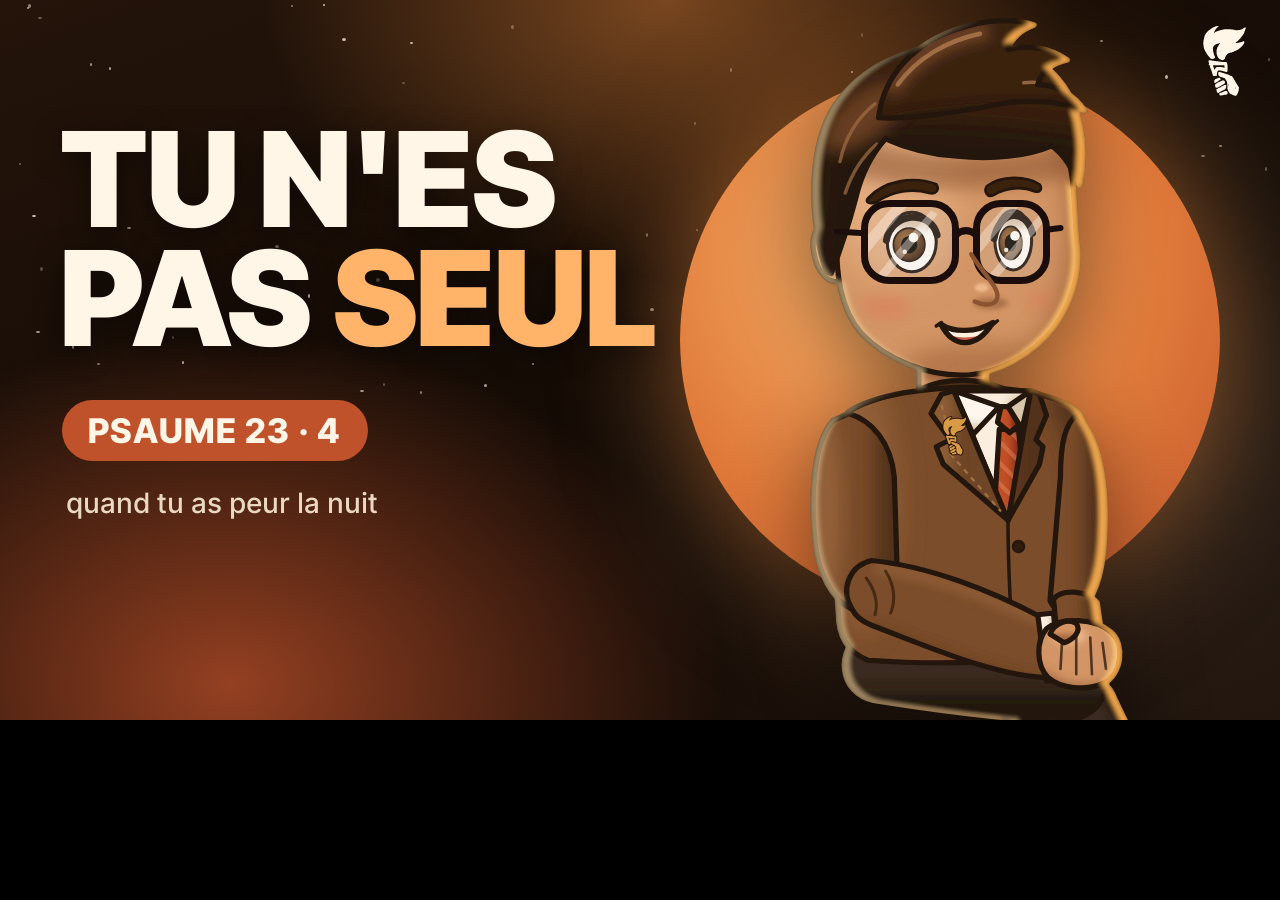
<file: verset/episodes/psaume-23-4/pages/miniature.html>
<!doctype html><html><head><meta charset="utf-8"><title>miniature</title><style>
@font-face{font-family:"InterT";src:url(../../../fonts/intertight-800-900.woff2) format("woff2");font-weight:800 900}
@font-face{font-family:"InterB";src:url(../../../../intro/fonts/inter-500.woff2) format("woff2")}
@font-face{font-family:"FrauncesB";src:url(../../../../intro/fonts/fraunces-700.woff2) format("woff2")}
:root{--braise:#C0522B;--or:#FFB46A;--creme:#FFF6E8;--nuit:#120A06}
html,body{margin:0;background:#000}
#stage{position:relative;overflow:hidden;background:#000}
#stage>*{position:absolute}
svg#s{left:0;top:0;display:block}
.couche{left:0;top:0;width:100%;height:100%;pointer-events:none}
#vig{background:radial-gradient(ellipse 75% 75% at 50% 50%,transparent 60%,rgba(0,0,0,.5))}
.nom{display:block;color:var(--creme)}
#marque{opacity:.92}
#noir{background:#000;opacity:0}
.inter{font-family:"InterB",Arial,sans-serif}
.fort{font-family:"InterT","InterB",Arial,sans-serif;font-weight:900}
.serif{font-family:"FrauncesB",Georgia,serif}
/* sous-titres */
#st{left:0;right:0;text-align:center}
#st span.m{display:inline-block;margin:0 .09em;transform-origin:50% 60%}
/* cartes */
.carte{opacity:0;color:var(--creme);background:rgba(18,10,6,.84);border:2px solid rgba(255,180,106,.35);border-radius:22px;box-shadow:0 20px 60px rgba(0,0,0,.45)}
.carte .ref{font-family:"InterB",Arial,sans-serif;color:var(--or);letter-spacing:.25em;text-transform:uppercase}
.carte .src{font-family:"InterB",Arial,sans-serif;color:#D9C8B4}
#cv .v span{opacity:.18}
#cv .v span.on{opacity:1}
#chap{opacity:0;background:rgba(18,10,6,.78);border:2px solid rgba(255,180,106,.35);border-radius:16px;color:var(--creme)}
#chap .n{font-family:"InterB",Arial,sans-serif;color:var(--or);letter-spacing:.25em}
#chap .t{font-family:"FrauncesB",Georgia,serif}
/* appel à l'action */
#cta{opacity:0;left:0;right:0;text-align:center}
#cta .bouton{display:inline-flex;align-items:center;gap:.45em;border-radius:999px;padding:.42em 1.1em;font-family:"InterT",Arial,sans-serif;font-weight:900;letter-spacing:.02em;color:#fff;box-shadow:0 10px 40px rgba(0,0,0,.45)}
#cta .bouton.youtube{background:#E1251B}
#cta .bouton.tiktok{background:var(--braise)}
#cta .bouton.fait{background:#5A5450}
#cta .cloche{display:inline-block;transform-origin:50% 10%}
#cta .sur{font-family:"InterT",Arial,sans-serif;font-weight:800;color:var(--creme);text-shadow:0 4px 18px rgba(0,0,0,.6);margin-bottom:.35em}
#com{opacity:0;background:var(--creme);color:#2A1A10;border-radius:22px;font-family:"InterT",Arial,sans-serif;font-weight:800;box-shadow:0 12px 40px rgba(0,0,0,.45)}
/* écran de fin */
#fin{opacity:0}
#fin .zone{position:absolute;border:3px dashed rgba(255,246,232,.55);border-radius:18px;background:rgba(18,10,6,.35)}
#fin .zone.rond{border-radius:50%}
#fin .lab{position:absolute;font-family:"InterB",Arial,sans-serif;color:rgba(255,246,232,.75);letter-spacing:.2em;text-transform:uppercase;font-size:20px}

#m{position:relative;width:1280px;height:720px;overflow:hidden;background:radial-gradient(ellipse 55% 70% at 18% 95%,rgba(192,82,43,.75),transparent 70%),radial-gradient(ellipse 45% 55% at 52% 0%,rgba(232,137,60,.45),transparent 70%),radial-gradient(ellipse 60% 80% at 85% 60%,rgba(255,243,224,.10),transparent 70%),linear-gradient(160deg,#24140A 0%,#120A05 60%,#1E110A 100%)}
.etoiles{position:absolute;inset:0}
.perso{display:block;width:100%;height:auto;filter:drop-shadow(0 20px 40px rgba(0,0,0,.45))}
.torche{width:100%;height:100%}
</style></head><body><div id="m">
<div class="etoiles"><i style="position:absolute;left:13.4%;top:46.6%;width:2px;height:3px;border-radius:50%;background:#FFF3DC;opacity:0.31"></i><i style="position:absolute;left:76.1%;top:26.0%;width:4px;height:2px;border-radius:50%;background:#FFF3DC;opacity:0.30"></i><i style="position:absolute;left:2.8%;top:46.0%;width:4px;height:2px;border-radius:50%;background:#FFF3DC;opacity:0.63"></i><i style="position:absolute;left:26.6%;top:44.1%;width:2px;height:3px;border-radius:50%;background:#FFF3DC;opacity:0.27"></i><i style="position:absolute;left:2.5%;top:29.8%;width:4px;height:2px;border-radius:50%;background:#FFF3DC;opacity:0.78"></i><i style="position:absolute;left:72.6%;top:29.0%;width:4px;height:4px;border-radius:50%;background:#FFF3DC;opacity:0.55"></i><i style="position:absolute;left:34.6%;top:37.2%;width:4px;height:3px;border-radius:50%;background:#FFF3DC;opacity:0.76"></i><i style="position:absolute;left:41.6%;top:50.4%;width:2px;height:2px;border-radius:50%;background:#FFF3DC;opacity:0.60"></i><i style="position:absolute;left:72.4%;top:16.3%;width:3px;height:4px;border-radius:50%;background:#FFF3DC;opacity:0.53"></i><i style="position:absolute;left:91.0%;top:10.4%;width:3px;height:4px;border-radius:50%;background:#FFF3DC;opacity:0.72"></i><i style="position:absolute;left:50.5%;top:32.4%;width:2px;height:4px;border-radius:50%;background:#FFF3DC;opacity:0.38"></i><i style="position:absolute;left:79.7%;top:22.8%;width:2px;height:3px;border-radius:50%;background:#FFF3DC;opacity:0.55"></i><i style="position:absolute;left:70.3%;top:37.1%;width:3px;height:2px;border-radius:50%;background:#FFF3DC;opacity:0.49"></i><i style="position:absolute;left:50.8%;top:42.8%;width:4px;height:3px;border-radius:50%;background:#FFF3DC;opacity:0.52"></i><i style="position:absolute;left:3.0%;top:2.4%;width:4px;height:2px;border-radius:50%;background:#FFF3DC;opacity:0.34"></i><i style="position:absolute;left:22.7%;top:0.7%;width:2px;height:2px;border-radius:50%;background:#FFF3DC;opacity:0.47"></i><i style="position:absolute;left:34.4%;top:46.6%;width:3px;height:4px;border-radius:50%;background:#FFF3DC;opacity:0.75"></i><i style="position:absolute;left:65.9%;top:33.5%;width:2px;height:4px;border-radius:50%;background:#FFF3DC;opacity:0.68"></i><i style="position:absolute;left:82.0%;top:48.7%;width:2px;height:2px;border-radius:50%;background:#FFF3DC;opacity:0.48"></i><i style="position:absolute;left:5.6%;top:47.9%;width:2px;height:4px;border-radius:50%;background:#FFF3DC;opacity:0.52"></i><i style="position:absolute;left:35.7%;top:19.0%;width:3px;height:4px;border-radius:50%;background:#FFF3DC;opacity:0.58"></i><i style="position:absolute;left:80.5%;top:34.9%;width:2px;height:2px;border-radius:50%;background:#FFF3DC;opacity:0.69"></i><i style="position:absolute;left:79.7%;top:44.9%;width:3px;height:2px;border-radius:50%;background:#FFF3DC;opacity:0.71"></i><i style="position:absolute;left:67.3%;top:4.6%;width:2px;height:4px;border-radius:50%;background:#FFF3DC;opacity:0.26"></i><i style="position:absolute;left:75.6%;top:13.7%;width:2px;height:2px;border-radius:50%;background:#FFF3DC;opacity:0.44"></i><i style="position:absolute;left:7.0%;top:8.8%;width:2px;height:3px;border-radius:50%;background:#FFF3DC;opacity:0.61"></i><i style="position:absolute;left:29.4%;top:38.6%;width:4px;height:4px;border-radius:50%;background:#FFF3DC;opacity:0.31"></i><i style="position:absolute;left:31.2%;top:18.9%;width:2px;height:3px;border-radius:50%;background:#FFF3DC;opacity:0.31"></i><i style="position:absolute;left:90.0%;top:28.1%;width:2px;height:4px;border-radius:50%;background:#FFF3DC;opacity:0.70"></i><i style="position:absolute;left:2.1%;top:1.0%;width:2px;height:2px;border-radius:50%;background:#FFF3DC;opacity:0.65"></i><i style="position:absolute;left:16.0%;top:38.8%;width:4px;height:2px;border-radius:50%;background:#FFF3DC;opacity:0.79"></i><i style="position:absolute;left:63.1%;top:38.2%;width:4px;height:2px;border-radius:50%;background:#FFF3DC;opacity:0.54"></i><i style="position:absolute;left:3.1%;top:37.1%;width:3px;height:4px;border-radius:50%;background:#FFF3DC;opacity:0.28"></i><i style="position:absolute;left:29.9%;top:53.2%;width:2px;height:3px;border-radius:50%;background:#FFF3DC;opacity:0.29"></i><i style="position:absolute;left:7.6%;top:50.4%;width:3px;height:2px;border-radius:50%;background:#FFF3DC;opacity:0.48"></i><i style="position:absolute;left:25.2%;top:0.5%;width:2px;height:2px;border-radius:50%;background:#FFF3DC;opacity:0.78"></i><i style="position:absolute;left:57.0%;top:9.4%;width:2px;height:4px;border-radius:50%;background:#FFF3DC;opacity:0.36"></i><i style="position:absolute;left:9.9%;top:31.5%;width:4px;height:2px;border-radius:50%;background:#FFF3DC;opacity:0.52"></i><i style="position:absolute;left:93.8%;top:21.5%;width:4px;height:2px;border-radius:50%;background:#FFF3DC;opacity:0.43"></i><i style="position:absolute;left:87.2%;top:49.5%;width:2px;height:2px;border-radius:50%;background:#FFF3DC;opacity:0.36"></i><i style="position:absolute;left:32.8%;top:54.3%;width:2px;height:3px;border-radius:50%;background:#FFF3DC;opacity:0.49"></i><i style="position:absolute;left:26.7%;top:5.3%;width:4px;height:3px;border-radius:50%;background:#FFF3DC;opacity:0.75"></i><i style="position:absolute;left:83.8%;top:29.4%;width:2px;height:2px;border-radius:50%;background:#FFF3DC;opacity:0.65"></i><i style="position:absolute;left:8.5%;top:9.3%;width:2px;height:3px;border-radius:50%;background:#FFF3DC;opacity:0.67"></i><i style="position:absolute;left:60.0%;top:46.3%;width:3px;height:3px;border-radius:50%;background:#FFF3DC;opacity:0.44"></i><i style="position:absolute;left:29.1%;top:47.7%;width:4px;height:2px;border-radius:50%;background:#FFF3DC;opacity:0.57"></i><i style="position:absolute;left:77.0%;top:17.6%;width:4px;height:2px;border-radius:50%;background:#FFF3DC;opacity:0.46"></i><i style="position:absolute;left:99.1%;top:8.1%;width:2px;height:3px;border-radius:50%;background:#FFF3DC;opacity:0.31"></i><i style="position:absolute;left:58.7%;top:50.9%;width:2px;height:2px;border-radius:50%;background:#FFF3DC;opacity:0.56"></i><i style="position:absolute;left:95.2%;top:20.1%;width:3px;height:2px;border-radius:50%;background:#FFF3DC;opacity:0.50"></i><i style="position:absolute;left:27.7%;top:43.3%;width:3px;height:2px;border-radius:50%;background:#FFF3DC;opacity:0.59"></i><i style="position:absolute;left:1.5%;top:22.7%;width:2px;height:2px;border-radius:50%;background:#FFF3DC;opacity:0.38"></i><i style="position:absolute;left:98.8%;top:23.2%;width:2px;height:4px;border-radius:50%;background:#FFF3DC;opacity:0.34"></i><i style="position:absolute;left:24.1%;top:40.9%;width:2px;height:4px;border-radius:50%;background:#FFF3DC;opacity:0.75"></i><i style="position:absolute;left:37.8%;top:53.4%;width:3px;height:3px;border-radius:50%;background:#FFF3DC;opacity:0.64"></i><i style="position:absolute;left:31.4%;top:11.4%;width:3px;height:2px;border-radius:50%;background:#FFF3DC;opacity:0.26"></i><i style="position:absolute;left:78.7%;top:50.9%;width:3px;height:4px;border-radius:50%;background:#FFF3DC;opacity:0.47"></i><i style="position:absolute;left:39.9%;top:3.5%;width:3px;height:4px;border-radius:50%;background:#FFF3DC;opacity:0.31"></i><i style="position:absolute;left:21.5%;top:34.0%;width:4px;height:3px;border-radius:50%;background:#FFF3DC;opacity:0.39"></i><i style="position:absolute;left:54.2%;top:16.9%;width:2px;height:3px;border-radius:50%;background:#FFF3DC;opacity:0.29"></i><i style="position:absolute;left:28.1%;top:54.1%;width:4px;height:2px;border-radius:50%;background:#FFF3DC;opacity:0.61"></i><i style="position:absolute;left:64.3%;top:51.7%;width:4px;height:3px;border-radius:50%;background:#FFF3DC;opacity:0.27"></i><i style="position:absolute;left:18.7%;top:43.6%;width:3px;height:2px;border-radius:50%;background:#FFF3DC;opacity:0.43"></i><i style="position:absolute;left:54.4%;top:31.8%;width:2px;height:2px;border-radius:50%;background:#FFF3DC;opacity:0.37"></i><i style="position:absolute;left:80.8%;top:22.1%;width:3px;height:2px;border-radius:50%;background:#FFF3DC;opacity:0.65"></i><i style="position:absolute;left:2.2%;top:0.5%;width:3px;height:4px;border-radius:50%;background:#FFF3DC;opacity:0.51"></i><i style="position:absolute;left:85.9%;top:5.6%;width:3px;height:2px;border-radius:50%;background:#FFF3DC;opacity:0.53"></i><i style="position:absolute;left:66.5%;top:9.9%;width:2px;height:2px;border-radius:50%;background:#FFF3DC;opacity:0.70"></i><i style="position:absolute;left:32.0%;top:5.9%;width:3px;height:2px;border-radius:50%;background:#FFF3DC;opacity:0.74"></i><i style="position:absolute;left:14.2%;top:50.1%;width:2px;height:3px;border-radius:50%;background:#FFF3DC;opacity:0.70"></i></div>
<div style="position:absolute;width:540px;height:540px;border-radius:50%;right:60px;top:70px;background:radial-gradient(circle at 40% 35%,#F7B46C,#E07A3A 55%,#C0522B 100%);box-shadow:0 0 120px rgba(232,137,60,.55)"></div>
<div style="position:absolute;right:20px;bottom:-150px;width:560px"><svg class="perso" viewBox="40 20 640 990" xmlns="http://www.w3.org/2000/svg"><defs>
 <filter id="b2" filterUnits="userSpaceOnUse" x="-200" y="-200" width="1000" height="1400"><feGaussianBlur stdDeviation="2"/></filter>
 <filter id="b3" filterUnits="userSpaceOnUse" x="-200" y="-200" width="1000" height="1400"><feGaussianBlur stdDeviation="3"/></filter>
 <filter id="b4" filterUnits="userSpaceOnUse" x="-200" y="-200" width="1000" height="1400"><feGaussianBlur stdDeviation="4"/></filter>
 <filter id="b5" filterUnits="userSpaceOnUse" x="-200" y="-200" width="1000" height="1400"><feGaussianBlur stdDeviation="5"/></filter>
 <filter id="b6" filterUnits="userSpaceOnUse" x="-200" y="-200" width="1000" height="1400"><feGaussianBlur stdDeviation="6"/></filter>
 <filter id="b8" filterUnits="userSpaceOnUse" x="-200" y="-200" width="1000" height="1400"><feGaussianBlur stdDeviation="8"/></filter>
 <filter id="b9" filterUnits="userSpaceOnUse" x="-200" y="-200" width="1000" height="1400"><feGaussianBlur stdDeviation="9"/></filter>
 <filter id="b10" filterUnits="userSpaceOnUse" x="-200" y="-200" width="1000" height="1400"><feGaussianBlur stdDeviation="10"/></filter>
 <filter id="b12" filterUnits="userSpaceOnUse" x="-200" y="-200" width="1000" height="1400"><feGaussianBlur stdDeviation="12"/></filter>
 <filter id="b14" filterUnits="userSpaceOnUse" x="-200" y="-200" width="1000" height="1400"><feGaussianBlur stdDeviation="14"/></filter>
 <filter id="b16" filterUnits="userSpaceOnUse" x="-200" y="-200" width="1000" height="1400"><feGaussianBlur stdDeviation="16"/></filter>
 <filter id="b22" filterUnits="userSpaceOnUse" x="-200" y="-200" width="1000" height="1400"><feGaussianBlur stdDeviation="22"/></filter>
 <radialGradient id="irisG" cx=".4" cy=".35" r=".7"><stop offset="0" stop-color="#A9743F"/><stop offset=".7" stop-color="#5E3A1E"/><stop offset="1" stop-color="#3A2110"/></radialGradient>

 <linearGradient id="tq_chair" x1="0" y1="0" x2="1" y2="0"><stop offset="0" stop-color="#F8F2EA"/><stop offset=".6" stop-color="#EDE3D6"/><stop offset="1" stop-color="#D9CAB7"/></linearGradient>
 <pattern id="tq_boucle" width="9" height="9" patternUnits="userSpaceOnUse"><circle cx="2.5" cy="2.5" r="1.9" fill="#D6C5AF" opacity=".55"/><circle cx="7" cy="6.5" r="1.9" fill="#FFFFFF" opacity=".55"/></pattern>
<filter id="f_img" filterUnits="userSpaceOnUse" x="-200" y="-200" width="1100" height="1400"><feColorMatrix type="matrix" values="1 0 0 0 0  0 0.93 0 0 0  0 0 0.86 0 0  0 0 0 1 0" result="tinte"/><feOffset in="SourceAlpha" dx="-10" dy="-2" result="o0"/><feComposite in="SourceAlpha" in2="o0" operator="out" result="b0"/><feGaussianBlur in="b0" stdDeviation="2.6" result="f0"/><feFlood id="f_img_r0" flood-color="#FFB050" flood-opacity="0.85"/><feComposite in2="f0" operator="in" result="c0"/><feComposite in="c0" in2="SourceAlpha" operator="in" result="d0"/><feBlend in="d0" in2="tinte" mode="screen" result="l0"/><feOffset in="SourceAlpha" dx="9" dy="-2" result="o1"/><feComposite in="SourceAlpha" in2="o1" operator="out" result="b1"/><feGaussianBlur in="b1" stdDeviation="2.6" result="f1"/><feFlood id="f_img_r1" flood-color="#FFD9A0" flood-opacity="0.35"/><feComposite in2="f1" operator="in" result="c1"/><feComposite in="c1" in2="SourceAlpha" operator="in" result="d1"/><feBlend in="d1" in2="l0" mode="screen" result="l1"/></filter></defs><g id="perso_lum" filter="url(#f_img)"><g id="jambes"><clipPath id="z1"><path d="M396 812 L466 812 L470 952 L404 952 Z"/></clipPath><path d="M396 812 L466 812 L470 952 L404 952 Z" fill="#3A2C22"/><g clip-path="url(#z1)"><rect x="440" y="800" width="40" height="160" fill="#1F1610" opacity=".9" filter="url(#b8)"/><rect x="390" y="806" width="90" height="40" fill="#000" opacity=".55" filter="url(#b10)"/></g><path d="M396 812 L466 812 L470 952 L404 952 Z" fill="none" stroke="#24160D" stroke-width="6" stroke-linejoin="round" stroke-linecap="round"/><clipPath id="z2"><path d="M398 944 L470 944 C502 946 532 956 542 970 C546 980 536 986 520 986 L402 986 C388 982 386 956 398 944 Z"/></clipPath><path d="M398 944 L470 944 C502 946 532 956 542 970 C546 980 536 986 520 986 L402 986 C388 982 386 956 398 944 Z" fill="#2A1A10"/><g clip-path="url(#z2)"><rect x="380" y="972" width="180" height="20" fill="#000" opacity=".6" filter="url(#b4)"/><ellipse cx="500" cy="958" rx="26" ry="6" fill="#fff" opacity=".4" filter="url(#b3)"/></g><path d="M398 944 L470 944 C502 946 532 956 542 970 C546 980 536 986 520 986 L402 986 C388 982 386 956 398 944 Z" fill="none" stroke="#24160D" stroke-width="6" stroke-linejoin="round" stroke-linecap="round"/><g id="pied"><clipPath id="z3"><path d="M448 790 C474 778 506 790 514 814 L562 914 C568 934 550 950 530 948 L500 944 C490 928 470 870 444 830 Z"/></clipPath><path d="M448 790 C474 778 506 790 514 814 L562 914 C568 934 550 950 530 948 L500 944 C490 928 470 870 444 830 Z" fill="#3A2C22"/><g clip-path="url(#z3)"><path d="M500 800 L570 930 L600 930 L540 800 Z" fill="#1F1610" filter="url(#b8)"/><path d="M452 800 C470 850 488 900 500 940" stroke="#5E4A3A" stroke-width="12" fill="none" opacity=".6" filter="url(#b5)"/></g><path d="M448 790 C474 778 506 790 514 814 L562 914 C568 934 550 950 530 948 L500 944 C490 928 470 870 444 830 Z" fill="none" stroke="#24160D" stroke-width="6" stroke-linejoin="round" stroke-linecap="round"/><clipPath id="z4"><path d="M516 912 C548 904 592 914 614 932 C626 942 620 958 600 960 L530 962 C512 960 504 930 516 912 Z"/></clipPath><path d="M516 912 C548 904 592 914 614 932 C626 942 620 958 600 960 L530 962 C512 960 504 930 516 912 Z" fill="#2A1A10"/><g clip-path="url(#z4)"><rect x="500" y="948" width="140" height="20" fill="#000" opacity=".6" filter="url(#b4)"/><ellipse cx="584" cy="928" rx="20" ry="6" fill="#fff" opacity=".45" filter="url(#b3)"/></g><path d="M516 912 C548 904 592 914 614 932 C626 942 620 958 600 960 L530 962 C512 960 504 930 516 912 Z" fill="none" stroke="#24160D" stroke-width="6" stroke-linejoin="round" stroke-linecap="round"/></g><clipPath id="z5"><path d="M228 734 C300 726 400 734 462 744 C496 750 510 776 504 802 C498 830 472 842 440 840 C380 836 300 826 238 816 C200 808 192 760 228 734 Z"/></clipPath><path d="M228 734 C300 726 400 734 462 744 C496 750 510 776 504 802 C498 830 472 842 440 840 C380 836 300 826 238 816 C200 808 192 760 228 734 Z" fill="#3A2C22"/><g clip-path="url(#z5)"><rect x="200" y="808" width="320" height="40" fill="#1F1610" opacity=".9" filter="url(#b10)"/><ellipse cx="470" cy="770" rx="34" ry="16" fill="#5E4A3A" opacity=".9" filter="url(#b6)"/><path d="M300 760 C350 762 410 768 460 778" stroke="#5E4A3A" stroke-width="3" fill="none" opacity=".7"/></g><path d="M228 734 C300 726 400 734 462 744 C496 750 510 776 504 802 C498 830 472 842 440 840 C380 836 300 826 238 816 C200 808 192 760 228 734 Z" fill="none" stroke="#24160D" stroke-width="6" stroke-linejoin="round" stroke-linecap="round"/></g><g id="buste"><clipPath id="z6"><path d="M290 396 L290 470 C306 484 352 484 368 470 L368 396 Z"/></clipPath><path d="M290 396 L290 470 C306 484 352 484 368 470 L368 396 Z" fill="#D39A6C"/><g clip-path="url(#z6)"><ellipse cx="340" cy="422" rx="60" ry="34" fill="#8A5634" filter="url(#b8)"/></g><path d="M290 396 L290 470 C306 484 352 484 368 470 L368 396 Z" fill="none" stroke="#24160D" stroke-width="6" stroke-linejoin="round" stroke-linecap="round"/><path d="M262 488 C276 462 306 450 340 450 C372 450 404 462 418 486 L392 470 C376 462 358 458 340 458 C322 458 304 462 290 472 Z" fill="#4F301A" stroke="#24160D" stroke-width="6" stroke-linejoin="round" stroke-linecap="round"/><clipPath id="z7"><path d="M210 486 C240 466 300 458 350 458 C400 458 450 466 474 488 C492 520 494 570 488 620 C484 660 482 700 488 752 C420 774 320 776 232 770 C206 760 198 740 198 716 C194 660 188 600 188 560 C188 520 194 500 210 486 Z"/></clipPath><path d="M210 486 C240 466 300 458 350 458 C400 458 450 466 474 488 C492 520 494 570 488 620 C484 660 482 700 488 752 C420 774 320 776 232 770 C206 760 198 740 198 716 C194 660 188 600 188 560 C188 520 194 500 210 486 Z" fill="#7B4F2E"/><g clip-path="url(#z7)"><path d="M430 460 C480 540 496 640 490 790 L540 790 L540 460 Z" fill="#4F301A" filter="url(#b14)"/><ellipse cx="226" cy="590" rx="40" ry="150" fill="#A47548" opacity=".55" filter="url(#b16)"/><path d="M392 612 C392 660 394 700 398 760" stroke="#24160D" stroke-width="4" fill="none"/><circle cx="404" cy="640" r="6.5" fill="#2E1C10" stroke="#24160D" stroke-width="2.5"/></g><path d="M210 486 C240 466 300 458 350 458 C400 458 450 466 474 488 C492 520 494 570 488 620 C484 660 482 700 488 752 C420 774 320 776 232 770 C206 760 198 740 198 716 C194 660 188 600 188 560 C188 520 194 500 210 486 Z" fill="none" stroke="#24160D" stroke-width="6" stroke-linejoin="round" stroke-linecap="round"/><clipPath id="z8"><path d="M330 462 L392 610 L418 462 Z"/></clipPath><path d="M330 462 L392 610 L418 462 Z" fill="#FBF6EE"/><g clip-path="url(#z8)"><path d="M392 470 L392 620 L430 460 Z" fill="#D9CBB6" filter="url(#b6)"/></g><path d="M330 462 L392 610 L418 462 Z" fill="none" stroke="#24160D" stroke-width="6" stroke-linejoin="round" stroke-linecap="round"/><clipPath id="tq_vee"><path d="M330 462 L392 610 L418 462 Z"/></clipPath><g clip-path="url(#tq_vee)"><clipPath id="z9"><path d="M382 506 L404 506 L414 606 L396 636 L376 604 Z"/></clipPath><path d="M382 506 L404 506 L414 606 L396 636 L376 604 Z" fill="#C0522B"/><g clip-path="url(#z9)"><rect x="398" y="500" width="30" height="150" fill="#842F16" filter="url(#b5)"/><path d="M340 430 L440 530" stroke="#F3A276" stroke-width="5" opacity=".35"/><path d="M340 454 L440 554" stroke="#F3A276" stroke-width="5" opacity=".35"/><path d="M340 478 L440 578" stroke="#F3A276" stroke-width="5" opacity=".35"/><path d="M340 502 L440 602" stroke="#F3A276" stroke-width="5" opacity=".35"/><path d="M340 526 L440 626" stroke="#F3A276" stroke-width="5" opacity=".35"/><path d="M340 550 L440 650" stroke="#F3A276" stroke-width="5" opacity=".35"/><path d="M340 574 L440 674" stroke="#F3A276" stroke-width="5" opacity=".35"/><path d="M340 598 L440 698" stroke="#F3A276" stroke-width="5" opacity=".35"/><path d="M340 622 L440 722" stroke="#F3A276" stroke-width="5" opacity=".35"/><path d="M340 646 L440 746" stroke="#F3A276" stroke-width="5" opacity=".35"/></g><path d="M382 506 L404 506 L414 606 L396 636 L376 604 Z" fill="none" stroke="#24160D" stroke-width="6" stroke-linejoin="round" stroke-linecap="round"/></g><clipPath id="z10"><path d="M384 480 L404 480 L408 498 L394 510 L380 498 Z"/></clipPath><path d="M384 480 L404 480 L408 498 L394 510 L380 498 Z" fill="#C0522B"/><g clip-path="url(#z10)"><rect x="396" y="476" width="16" height="36" fill="#842F16" filter="url(#b3)"/></g><path d="M384 480 L404 480 L408 498 L394 510 L380 498 Z" fill="none" stroke="#24160D" stroke-width="6" stroke-linejoin="round" stroke-linecap="round"/><clipPath id="z11"><path d="M330 462 L352 512 L382 480 Z"/></clipPath><path d="M330 462 L352 512 L382 480 Z" fill="#FFFFFF"/><g clip-path="url(#z11)"><rect x="330" y="500" width="60" height="20" fill="#D9CBB6" filter="url(#b5)"/></g><path d="M330 462 L352 512 L382 480 Z" fill="none" stroke="#24160D" stroke-width="6" stroke-linejoin="round" stroke-linecap="round"/><clipPath id="z12"><path d="M418 462 L408 506 L392 480 Z"/></clipPath><path d="M418 462 L408 506 L392 480 Z" fill="#FBF6EE"/><g clip-path="url(#z12)"><rect x="390" y="456" width="40" height="60" fill="#D9CBB6" filter="url(#b5)"/></g><path d="M418 462 L408 506 L392 480 Z" fill="none" stroke="#24160D" stroke-width="6" stroke-linejoin="round" stroke-linecap="round"/><clipPath id="z13"><path d="M330 462 L392 610 L318 546 L310 526 L326 518 L304 488 L316 466 Z"/></clipPath><path d="M330 462 L392 610 L318 546 L310 526 L326 518 L304 488 L316 466 Z" fill="#6E4628"/><g clip-path="url(#z13)"><rect x="300" y="460" width="30" height="160" fill="#A47548" opacity=".6" filter="url(#b8)"/></g><path d="M330 462 L392 610 L318 546 L310 526 L326 518 L304 488 L316 466 Z" fill="none" stroke="#24160D" stroke-width="6" stroke-linejoin="round" stroke-linecap="round"/><clipPath id="z14"><path d="M418 462 L392 610 L428 546 L432 526 L424 518 L436 490 L428 466 Z"/></clipPath><path d="M418 462 L392 610 L428 546 L432 526 L424 518 L436 490 L428 466 Z" fill="#5E3A20"/><g clip-path="url(#z14)"><rect x="410" y="460" width="30" height="160" fill="#4F301A" opacity=".8" filter="url(#b6)"/></g><path d="M418 462 L392 610 L428 546 L432 526 L424 518 L436 490 L428 466 Z" fill="none" stroke="#24160D" stroke-width="6" stroke-linejoin="round" stroke-linecap="round"/><path d="M316 478 L326 518 M326 534 L384 600" stroke="#A47548" stroke-width="2.5" stroke-dasharray="6 6" fill="none"/><g transform="translate(318 492) scale(.054)"><g fill="#D9A04A" stroke="#24160D" stroke-width="40" fill-rule="evenodd" paint-order="stroke"><path d="M363.3 798.7C360.2 795.6 353.6 792.0 351.0 792.0C350.0 792.0 348.8 791.5 348.5 791.0C348.2 790.5 345.5 790.0 342.7 790.0C338.2 790.0 336.5 789.3 330.5 785.5C326.7 783.0 322.4 781.0 321.0 781.0C316.3 781.0 311.4 779.0 307.3 775.5C305.0 773.6 302.7 772.0 302.1 772.0C301.5 772.0 301.0 771.4 301.0 770.6C301.0 769.8 299.9 766.9 298.5 764.2C297.1 761.4 296.0 758.7 296.0 758.1C296.0 757.5 295.6 757.0 295.0 757.0C292.1 757.0 283.0 740.8 283.0 735.4C282.9 733.8 282.3 731.4 281.5 730.0C280.7 728.6 280.1 726.7 280.0 725.8C280.0 724.9 278.9 722.4 277.5 720.4C274.5 716.0 274.1 708.6 276.6 703.8C278.0 701.2 278.0 699.6 277.0 692.1C276.3 687.4 275.4 676.8 274.9 668.5C273.4 641.8 272.2 637.1 262.5 622.5C259.5 618.0 257.0 613.9 257.0 613.5C257.0 611.4 246.6 599.0 243.5 597.6C241.6 596.7 239.8 595.5 239.5 595.0C239.2 594.4 238.0 594.0 236.9 594.0C235.9 594.0 234.2 593.6 233.2 593.1C227.2 590.0 220.0 587.6 213.7 586.4C211.7 586.1 209.7 585.4 209.4 584.9C209.1 584.4 208.0 584.0 207.0 584.0C200.3 584.0 181.1 570.9 174.8 562.0C170.1 555.5 170.3 532.5 175.2 527.3C177.3 525.1 178.0 524.9 183.4 525.6C186.7 525.9 191.8 527.1 194.9 528.1C197.9 529.2 201.6 530.0 203.1 530.0C204.6 530.0 206.1 530.4 206.4 530.9C206.7 531.4 208.6 532.1 210.6 532.5C212.6 532.8 215.0 533.5 215.9 533.9C218.2 535.1 224.0 537.0 227.7 538.0C229.4 538.4 233.0 539.8 235.7 541.0C238.3 542.2 241.4 543.6 242.5 544.1C243.6 544.5 247.4 545.1 251.0 545.3C256.8 545.6 268.3 549.1 273.2 552.0C274.2 552.5 275.6 553.0 276.4 553.0C277.1 553.0 279.1 553.7 280.6 554.5C282.2 555.3 284.3 556.0 285.2 556.0C286.1 556.0 287.2 556.5 287.5 557.0C287.8 557.5 288.8 558.0 289.5 558.0C290.3 558.0 294.9 559.8 299.7 562.1C312.8 568.1 313.1 568.3 314.1 570.1C314.8 571.4 315.9 571.7 318.8 571.3C321.6 570.9 323.6 571.3 325.6 572.6C328.6 574.5 334.0 579.8 334.0 580.7C334.0 581.0 336.4 584.3 339.4 587.9C344.7 594.3 352.0 607.0 352.0 609.6C352.0 610.3 353.3 611.8 355.0 613.0C357.1 614.5 359.8 619.0 364.1 627.8C370.3 640.9 370.9 642.0 375.5 650.5C377.0 653.2 378.9 656.9 379.8 658.5C381.7 662.3 388.9 673.1 393.5 679.0C399.8 687.2 406.0 696.8 406.0 698.2C406.0 699.0 406.7 700.5 407.5 701.6C409.4 704.0 409.4 709.0 407.5 711.4C406.4 712.9 406.0 716.3 406.0 725.1C406.0 731.9 405.6 737.1 405.0 737.5C404.4 737.8 404.0 739.3 404.0 740.8C403.9 742.3 403.3 744.6 402.5 746.0C401.7 747.4 401.1 749.4 401.0 750.6C401.0 751.7 400.2 754.4 399.1 756.6C397.5 760.0 395.2 765.2 392.0 772.5C391.6 773.6 390.2 777.1 388.9 780.2C384.9 790.5 378.0 797.0 371.1 797.0C369.9 797.0 368.7 797.7 368.4 798.5C367.7 800.3 365.0 800.4 363.3 798.7ZM192.6 793.2C188.7 790.9 185.1 786.9 185.0 784.8C185.0 783.9 184.6 782.8 184.0 782.5C182.4 781.5 182.8 772.7 184.6 770.2C186.5 767.5 193.1 764.0 196.4 764.0C197.7 764.0 201.0 762.9 203.7 761.6C210.1 758.4 216.6 756.0 218.8 756.0C219.8 756.0 223.0 754.9 225.8 753.5C228.7 752.1 231.2 751.0 231.5 751.0C231.8 751.0 233.8 749.9 236.0 748.5C238.2 747.1 240.8 746.0 241.8 746.0C242.9 746.0 245.1 745.3 246.7 744.5C249.9 742.9 265.9 742.2 269.2 743.5C272.2 744.7 276.7 753.3 278.4 761.1C280.3 769.9 279.8 773.2 276.4 775.5C275.0 776.4 273.4 778.2 272.8 779.6C272.2 780.9 270.9 782.0 270.0 782.0C269.0 782.0 267.7 782.6 267.1 783.4C266.5 784.1 263.4 785.0 260.2 785.4C257.1 785.8 252.2 786.5 249.5 786.9C244.9 787.7 241.2 788.2 219.5 791.2C215.1 791.8 210.3 792.9 208.8 793.6C205.0 795.5 196.1 795.3 192.6 793.2ZM164.9 763.8C164.1 763.0 162.7 762.1 161.7 761.7C160.8 761.4 159.3 759.4 158.4 757.3C157.5 755.2 156.3 752.6 155.7 751.5C154.6 749.4 153.3 744.2 152.3 738.0C152.0 736.1 151.2 733.6 150.5 732.5C149.8 731.4 149.5 728.9 149.7 726.8C150.1 723.6 150.6 723.0 152.6 723.0C153.8 723.0 155.2 722.6 155.5 722.0C155.8 721.5 158.2 720.1 160.8 719.0C163.3 717.9 166.2 716.3 167.1 715.4C169.1 713.6 182.1 707.0 183.6 707.0C184.2 707.0 185.3 706.4 185.9 705.7C186.8 704.5 192.5 701.4 197.0 699.6C197.8 699.2 200.8 697.6 203.5 696.0C206.2 694.3 211.6 691.4 215.3 689.5C219.1 687.6 223.3 685.2 224.8 684.2C226.3 683.1 230.4 680.8 234.0 678.9C240.2 675.7 240.9 675.6 250.5 675.7C263.0 676.0 264.5 677.2 263.6 686.0C262.6 696.7 260.2 705.9 256.6 713.1C253.3 719.7 251.7 721.5 246.5 724.8C240.4 728.7 216.0 741.0 214.4 741.0C213.6 741.0 211.2 742.1 209.2 743.5C207.2 744.9 204.9 746.0 204.1 746.0C201.3 746.0 195.0 749.4 194.4 751.2C194.1 752.2 193.5 753.0 193.0 753.0C192.5 753.0 190.9 754.0 189.3 755.3C187.8 756.6 184.9 758.5 183.0 759.6C181.1 760.6 178.8 762.0 178.0 762.7C175.5 764.7 166.6 765.4 164.9 763.8ZM172.0 742.5C172.0 741.6 171.1 741.0 169.5 741.0C167.1 741.0 166.3 742.0 167.7 743.3C168.9 744.6 172.0 744.0 172.0 742.5ZM367.5 708.1C367.5 701.7 365.8 698.2 364.0 701.0C362.9 702.7 362.7 715.3 363.7 716.4C365.4 718.1 367.4 713.7 367.5 708.1ZM149.0 705.5C149.0 704.7 148.3 704.0 147.5 704.0C142.9 704.0 138.1 697.3 135.8 687.5C134.3 681.2 135.3 672.3 137.9 669.7C138.5 669.1 139.0 667.1 139.0 665.4C139.0 662.9 139.6 661.8 141.8 660.8C143.3 660.0 147.1 657.9 150.2 656.2C153.3 654.4 156.5 653.0 157.2 653.0C158.7 653.0 190.8 637.3 193.0 635.5C193.8 634.8 197.6 632.6 201.3 630.6C205.0 628.6 209.5 626.1 211.3 625.1C215.7 622.7 224.3 620.0 227.7 620.0C234.0 620.0 245.7 629.1 247.4 635.2C249.6 643.5 249.3 648.9 246.6 652.5C245.2 654.3 244.0 656.2 244.0 656.7C243.9 657.9 234.6 664.5 226.0 669.3C224.6 670.1 220.1 672.5 216.0 674.7C211.9 677.0 206.2 680.0 203.5 681.5C200.8 683.0 198.1 684.5 197.5 685.0C196.9 685.4 192.4 687.9 187.5 690.5C182.6 693.1 176.5 696.7 174.0 698.4C171.5 700.2 167.7 702.4 165.5 703.4C163.3 704.5 160.7 705.7 159.8 706.1C156.7 707.7 149.0 707.2 149.0 705.5ZM291.0 683.8C291.0 681.8 290.5 678.9 289.9 677.3C289.3 675.8 288.5 672.3 288.1 669.6C287.8 666.9 286.9 664.5 286.2 664.2C284.5 663.7 284.6 672.4 286.5 678.6C287.3 681.3 288.0 684.7 288.0 686.1C288.0 687.5 288.3 689.0 288.7 689.3C289.8 690.5 291.0 687.7 291.0 683.8ZM127.7 647.5C126.4 644.8 126.0 641.2 126.1 632.3C126.1 619.1 127.2 615.9 132.8 613.3C134.7 612.4 136.0 611.0 136.0 609.9C136.0 608.8 136.6 607.8 137.2 607.6C137.9 607.4 140.5 606.7 143.0 606.0C145.5 605.4 148.8 604.2 150.3 603.4C151.9 602.6 153.7 602.0 154.5 602.0C155.2 602.0 156.3 601.3 157.0 600.5C157.7 599.7 159.2 599.0 160.5 599.0C161.7 599.0 163.0 598.7 163.4 598.3C165.3 596.4 176.7 593.3 185.3 592.3C191.3 591.7 193.6 593.4 194.6 599.3C194.9 601.6 195.9 604.4 196.6 605.5C199.8 610.0 197.2 617.0 192.3 617.0C191.2 617.0 187.5 618.8 184.1 621.0C180.7 623.2 177.7 625.0 177.4 625.0C177.0 625.0 175.4 626.2 173.6 627.6C171.9 629.0 163.3 634.9 154.5 640.6C140.1 650.0 138.1 651.0 134.0 651.0C129.7 651.0 129.3 650.8 127.7 647.5ZM112.2 566.9C109.8 561.3 108.9 558.6 105.5 547.5C104.0 542.5 102.2 536.7 101.5 534.5C100.8 532.3 99.7 528.5 99.0 526.0C98.4 523.5 97.2 520.0 96.4 518.2C95.6 516.4 95.0 514.2 95.0 513.2C95.0 512.3 93.8 509.2 92.5 506.5C91.1 503.8 90.0 500.7 90.0 499.8C90.0 498.9 89.5 497.8 89.0 497.5C88.5 497.2 88.0 496.1 88.0 495.2C88.0 494.3 87.3 492.2 86.5 490.6C85.7 489.1 85.0 487.0 85.0 486.1C85.0 485.2 84.3 483.6 83.5 482.6C82.7 481.5 82.0 479.8 82.0 478.8C82.0 477.8 81.6 476.2 81.1 475.2C80.6 474.3 79.5 471.0 78.7 468.0C72.1 444.8 72.4 445.2 66.8 444.8C62.5 444.5 62.5 444.5 62.2 439.9C61.9 435.6 62.1 435.2 64.5 434.6C67.4 433.9 67.7 431.9 65.5 425.1C64.8 422.6 63.6 418.5 63.0 416.0C62.4 413.5 61.4 410.1 60.8 408.5C60.2 406.9 59.5 403.7 59.3 401.4C58.4 393.1 68.2 388.7 80.4 392.1C82.6 392.7 87.8 393.6 91.9 394.1C96.1 394.6 102.9 395.5 107.0 396.0C111.1 396.5 116.1 397.4 118.0 397.9C119.9 398.5 123.4 399.0 125.7 399.0C128.1 399.0 133.0 399.4 136.7 400.0C153.8 402.4 167.0 404.1 172.0 404.4C185.6 405.5 198.1 406.9 199.2 407.6C200.6 408.5 220.0 409.7 247.5 410.6C265.7 411.2 268.5 411.9 267.5 415.0C267.2 416.0 268.7 420.7 271.0 425.5C273.2 430.3 275.0 435.1 275.0 436.0C275.0 437.0 275.7 439.7 276.5 442.0C277.7 445.4 278.0 452.1 278.1 474.4C278.2 506.7 277.6 511.8 273.3 521.8C271.9 525.0 271.9 525.0 264.0 525.0C259.6 525.0 254.3 524.4 252.3 523.6C245.2 521.1 241.4 520.0 239.4 520.0C238.4 520.0 236.6 519.3 235.6 518.5C234.5 517.7 232.4 517.0 231.0 517.0C229.6 517.0 228.0 516.6 227.5 516.1C226.1 514.9 216.5 512.0 213.9 512.0C212.7 512.0 209.4 511.4 206.6 510.6C197.4 508.0 185.7 506.7 181.4 507.9C179.3 508.5 175.4 509.2 172.8 509.5C170.1 509.9 168.0 510.5 168.0 511.0C168.0 511.5 166.8 513.3 165.2 515.1C161.3 519.7 158.6 529.8 157.1 545.2C156.6 549.9 155.9 554.3 155.6 554.8C155.3 555.3 155.5 557.2 156.1 558.9C157.0 561.5 156.9 562.5 155.5 564.6C152.5 569.2 148.0 570.3 130.3 570.8L114.2 571.2L112.2 566.9ZM132.6 494.5C134.2 491.4 136.9 487.4 138.7 485.5C141.1 482.9 141.9 481.4 141.5 479.7C140.4 475.4 146.9 471.1 154.5 471.0C156.1 471.0 160.9 470.3 165.2 469.3C172.0 467.9 174.9 467.8 189.7 468.8C198.9 469.5 209.0 470.5 212.0 471.0C215.0 471.6 220.0 472.4 223.0 472.8C226.0 473.2 229.5 474.1 230.7 474.8C231.9 475.5 234.4 476.0 236.4 476.0C238.3 476.0 240.2 476.4 240.5 477.0C240.8 477.6 241.8 478.0 242.7 478.0C244.0 478.0 244.2 476.7 243.6 468.8C242.6 454.8 241.9 448.6 241.0 448.0C240.6 447.7 223.2 447.9 202.3 448.3C147.6 449.5 121.2 449.6 115.8 448.6C111.1 447.7 111.0 447.8 111.0 450.3C111.0 451.7 111.4 453.1 111.9 453.4C112.4 453.7 113.0 455.2 113.3 456.7C113.5 458.3 114.3 461.1 115.0 463.0C115.7 464.9 116.6 467.4 117.0 468.5C117.4 469.6 118.3 472.1 119.0 474.0C119.7 475.9 120.5 478.9 120.7 480.5C121.0 482.1 121.6 483.9 122.0 484.5C122.9 485.8 125.6 493.7 126.4 497.2C127.4 501.5 129.6 500.5 132.6 494.5ZM127.0 428.0C125.0 426.7 121.3 426.7 120.5 428.0C120.1 428.6 121.6 429.0 124.2 429.0C127.3 429.0 128.1 428.7 127.0 428.0ZM115.0 426.0C115.0 424.8 114.9 424.8 108.2 424.5C103.3 424.3 102.1 424.8 103.7 426.3C104.7 427.4 115.0 427.1 115.0 426.0Z"/><path d="M215.5 390.0C215.2 389.4 214.2 389.0 213.3 389.0C212.5 389.0 210.4 388.4 208.7 387.6C206.9 386.8 204.4 386.0 203.0 385.7C197.4 384.5 187.7 380.4 185.6 378.3C181.7 374.3 181.2 373.8 179.5 372.1C176.3 369.1 168.5 357.3 165.1 350.4C160.2 340.5 160.2 340.6 159.5 336.6C159.1 334.6 158.4 332.7 157.9 332.4C157.4 332.1 157.0 330.9 157.0 329.7C157.0 328.4 156.4 326.6 155.6 325.5C153.3 322.1 152.6 315.1 152.6 296.0C152.6 276.6 153.2 269.8 155.5 264.0C156.2 262.1 157.6 257.8 158.6 254.5C159.5 251.2 160.6 247.8 161.0 247.0C161.4 246.2 162.5 243.8 163.3 241.8C164.2 239.8 168.7 232.4 173.3 225.3C177.8 218.3 182.6 210.9 183.8 209.0C185.0 207.1 187.5 204.4 189.5 203.0C194.6 199.3 194.0 198.0 187.4 198.0C182.3 198.0 174.3 199.9 169.8 202.1C168.8 202.6 166.5 203.0 164.5 203.0C161.5 203.0 157.2 204.4 151.8 207.1C150.8 207.6 149.0 208.0 147.8 208.0C141.0 208.0 123.1 223.7 116.9 235.1C111.8 244.4 110.7 250.3 111.3 265.0C111.9 278.8 113.1 288.8 114.4 290.8C114.9 291.6 115.6 294.7 116.1 297.8C117.3 306.2 118.6 312.2 119.7 315.0C121.3 318.9 123.0 324.5 123.0 325.9C123.0 326.6 123.6 328.6 124.4 330.3C125.1 332.1 126.5 335.5 127.5 338.0C131.1 347.1 132.1 349.0 134.0 350.0C138.7 352.5 135.3 361.6 126.8 369.6C119.9 376.2 116.3 378.0 110.2 378.0C101.9 378.0 93.0 376.8 93.0 375.6C93.0 373.3 87.7 370.0 84.0 370.0C80.3 370.0 78.9 369.0 76.2 364.2C75.5 362.9 72.1 358.4 68.7 354.3C60.3 344.1 52.4 333.4 44.4 321.5C40.6 316.0 36.8 310.5 35.7 309.3C34.6 308.1 32.8 305.3 31.6 303.1C25.8 292.1 22.8 286.8 20.5 283.4C19.1 281.4 18.0 279.0 18.0 278.1C18.0 277.1 17.6 276.0 17.1 275.5C15.7 274.0 10.0 259.2 10.0 257.0C10.0 255.9 9.6 254.2 9.1 253.2C6.8 249.0 4.5 236.3 2.9 219.0C2.4 212.7 1.5 206.7 1.0 205.8C-0.2 203.7 -0.3 189.7 0.8 188.6C1.2 188.2 2.1 183.3 2.8 177.7C5.2 159.3 7.1 148.0 9.1 141.4C9.6 139.7 10.0 137.3 10.0 135.9C10.1 134.6 10.7 132.4 11.5 131.0C12.3 129.6 12.9 126.8 13.0 124.8C13.0 122.8 13.5 120.8 14.0 120.5C14.6 120.2 15.0 119.2 15.0 118.4C15.0 113.2 36.0 74.0 38.8 74.0C39.2 74.0 40.9 72.3 42.5 70.2C45.1 67.0 58.8 53.8 63.2 50.4C64.5 49.4 76.9 40.3 82.5 36.3C97.2 25.7 115.2 15.0 118.1 15.0C118.6 15.0 120.8 13.9 123.0 12.5C125.2 11.1 127.8 10.0 128.9 10.0C130.0 10.0 131.2 9.5 131.5 9.0C131.8 8.4 132.9 8.0 133.9 8.0C134.9 8.0 136.3 7.3 137.0 6.5C137.7 5.7 139.5 5.0 141.1 5.0C142.6 5.0 144.2 4.5 144.5 4.0C144.8 3.5 146.0 3.0 147.0 3.0C148.0 3.0 149.5 2.3 150.4 1.5C151.5 0.4 154.2 0.0 161.7 0.0C171.0 0.1 171.6 0.2 173.4 2.6C175.2 5.1 175.2 5.2 172.9 7.6C171.7 8.9 169.8 10.0 168.8 10.0C164.3 10.0 142.0 35.4 135.7 47.7C126.2 66.3 122.4 75.9 123.4 78.7C123.9 79.9 130.0 76.5 135.1 72.0C137.1 70.3 139.7 69.0 152.2 63.1C157.0 60.8 161.5 59.0 162.2 59.0C164.0 59.0 171.6 56.3 176.7 54.0C181.0 52.0 186.4 50.4 193.5 49.1C195.7 48.7 198.5 47.8 199.7 47.2C200.9 46.5 203.2 46.0 204.9 46.0C206.5 46.0 208.2 45.5 208.5 45.0C208.8 44.5 210.7 44.0 212.6 44.0C214.6 44.0 217.1 43.5 218.3 42.8C221.4 41.1 236.9 38.8 257.0 37.1C273.3 35.7 305.0 35.7 308.7 37.1C311.3 38.1 314.2 38.5 333.1 40.9C336.7 41.3 340.2 42.0 340.8 42.4C341.4 42.8 344.7 43.5 348.2 44.0C351.7 44.5 355.9 45.1 357.5 45.4C377.7 48.6 388.2 49.3 393.2 48.0C396.1 47.3 401.6 46.3 405.5 45.9C417.6 44.5 423.4 43.4 425.7 42.2C426.9 41.5 429.0 41.0 430.4 41.0C431.8 41.0 433.2 40.5 433.5 40.0C433.8 39.5 435.4 39.0 437.1 39.0C441.9 39.0 454.8 31.5 463.9 23.4C468.9 19.0 470.4 18.2 475.2 17.6C484.5 16.4 486.0 17.2 486.0 23.5C486.0 26.4 485.4 30.1 484.6 31.7C483.8 33.2 482.7 36.3 482.0 38.5C481.0 42.1 479.2 46.4 476.9 51.2C476.4 52.2 476.0 53.8 476.0 54.8C476.0 55.7 475.4 57.4 474.7 58.5C473.9 59.6 472.5 63.2 471.5 66.5C470.5 69.8 468.8 74.0 467.8 75.8C466.8 77.6 466.0 79.5 466.0 80.1C466.0 81.9 462.7 88.2 458.8 94.0C456.7 97.0 451.2 105.1 446.6 112.1C442.0 119.0 437.4 125.3 436.5 126.0C435.5 126.8 432.4 130.6 429.5 134.5C423.5 142.3 403.4 163.2 395.1 170.0C392.1 172.5 389.2 175.0 388.6 175.5C386.8 177.1 375.6 186.2 370.6 190.0C365.1 194.3 364.8 195.4 369.8 194.6C371.8 194.2 379.4 193.5 386.5 193.0C398.3 192.2 413.8 190.2 421.5 188.5C424.2 187.9 428.3 186.3 433.2 183.9C434.2 183.4 435.5 183.0 436.1 183.0C437.2 183.0 442.8 180.8 446.2 178.9C447.2 178.4 448.5 178.0 449.2 178.0C449.9 178.0 451.9 177.3 453.5 176.4C458.9 173.5 463.1 174.1 467.3 178.2C469.3 180.3 471.0 182.8 471.0 183.8C471.0 188.4 467.8 197.6 465.5 199.7C464.1 200.9 463.0 202.1 463.0 202.4C463.0 203.1 454.8 215.0 449.1 222.6C444.2 229.1 435.2 238.1 424.5 247.2C420.6 250.5 415.5 255.1 413.0 257.4C408.4 261.7 398.7 269.1 396.0 270.3C395.2 270.7 393.1 271.8 391.5 272.8C381.9 278.6 359.7 288.8 352.5 290.7C351.4 291.0 348.3 292.3 345.6 293.6C342.8 294.9 339.9 296.0 339.0 296.0C338.1 296.0 337.0 296.4 336.5 296.9C335.9 297.3 333.0 298.5 330.0 299.4C327.0 300.4 323.1 301.6 321.5 302.2C319.9 302.8 316.7 303.5 314.5 303.7C312.3 304.0 310.1 304.6 309.6 305.1C309.0 305.6 307.4 306.0 305.8 306.0C304.3 306.0 301.6 306.6 299.8 307.4C298.0 308.2 294.5 309.4 292.0 310.0C284.2 312.1 280.7 314.3 273.5 321.6C260.3 334.9 250.0 353.4 249.2 365.0C249.0 368.6 248.4 371.9 247.9 372.4C247.4 373.0 247.0 374.2 247.0 375.1C247.0 377.4 233.9 387.1 228.0 389.3C222.9 391.2 216.5 391.5 215.5 390.0ZM193.0 290.8C193.0 289.3 192.6 287.9 192.1 287.6C191.1 287.0 188.0 294.6 188.0 297.5C188.1 300.7 193.0 294.1 193.0 290.8ZM208.5 269.7C208.5 267.1 206.5 267.2 206.2 269.9C205.9 271.5 206.3 272.1 207.2 271.8C207.9 271.5 208.5 270.6 208.5 269.7ZM260.0 206.5C263.5 204.7 263.9 203.0 260.8 203.0C258.6 203.0 255.0 205.6 255.0 207.2C255.0 208.4 256.7 208.2 260.0 206.5ZM335.0 205.0C336.1 204.3 335.7 204.0 333.2 204.0C331.5 204.0 330.0 204.4 330.0 205.0C330.0 206.3 333.0 206.3 335.0 205.0ZM48.5 113.7C48.5 111.1 46.5 111.2 46.2 113.9C45.9 115.5 46.3 116.1 47.2 115.8C47.9 115.5 48.5 114.6 48.5 113.7ZM64.4 89.6C68.6 84.0 67.1 83.0 62.1 88.1C60.4 89.8 59.0 91.6 59.0 92.1C59.0 94.1 61.9 92.8 64.4 89.6ZM394.4 78.9C395.0 78.4 394.6 77.8 393.7 77.4C391.9 76.8 389.0 78.5 389.0 80.2C389.0 81.2 392.9 80.3 394.4 78.9Z"/></g></g><clipPath id="z15"><path d="M470 490 C495 510 505 560 503 620 C502 660 496 690 480 708 C466 720 446 716 440 702 L452 560 C452 520 458 500 470 490 Z"/></clipPath><path d="M470 490 C495 510 505 560 503 620 C502 660 496 690 480 708 C466 720 446 716 440 702 L452 560 C452 520 458 500 470 490 Z" fill="#7B4F2E"/><g clip-path="url(#z15)"><rect x="480" y="480" width="40" height="240" fill="#4F301A" filter="url(#b10)"/></g><path d="M470 490 C495 510 505 560 503 620 C502 660 496 690 480 708 C466 720 446 716 440 702 L452 560 C452 520 458 500 470 490 Z" fill="none" stroke="#24160D" stroke-width="6" stroke-linejoin="round" stroke-linecap="round"/><clipPath id="z16"><path d="M444 700 C454 688 482 690 494 704 L502 760 C488 776 462 776 450 762 Z"/></clipPath><path d="M444 700 C454 688 482 690 494 704 L502 760 C488 776 462 776 450 762 Z" fill="#7B4F2E"/><g clip-path="url(#z16)"><rect x="480" y="690" width="30" height="90" fill="#4F301A" filter="url(#b8)"/></g><path d="M444 700 C454 688 482 690 494 704 L502 760 C488 776 462 776 450 762 Z" fill="none" stroke="#24160D" stroke-width="6" stroke-linejoin="round" stroke-linecap="round"/><clipPath id="z17"><path d="M192 496 C170 520 165 580 172 640 C176 670 190 700 214 712 C240 722 262 708 266 690 L262 560 C258 520 236 496 210 488 Z"/></clipPath><path d="M192 496 C170 520 165 580 172 640 C176 670 190 700 214 712 C240 722 262 708 266 690 L262 560 C258 520 236 496 210 488 Z" fill="#7B4F2E"/><g clip-path="url(#z17)"><ellipse cx="184" cy="600" rx="18" ry="110" fill="#A47548" opacity=".6" filter="url(#b10)"/><rect x="240" y="480" width="40" height="240" fill="#4F301A" filter="url(#b12)"/></g><path d="M192 496 C170 520 165 580 172 640 C176 670 190 700 214 712 C240 722 262 708 266 690 L262 560 C258 520 236 496 210 488 Z" fill="none" stroke="#24160D" stroke-width="6" stroke-linejoin="round" stroke-linecap="round"/><clipPath id="z18"><path d="M214 712 C200 690 210 662 236 656 C300 662 372 690 432 722 L442 790 C380 790 300 754 236 730 C226 726 218 720 214 712 Z"/></clipPath><path d="M214 712 C200 690 210 662 236 656 C300 662 372 690 432 722 L442 790 C380 790 300 754 236 730 C226 726 218 720 214 712 Z" fill="#7B4F2E"/><g clip-path="url(#z18)"><path d="M220 730 C300 760 380 790 450 800 L450 830 L210 830 Z" fill="#4F301A" filter="url(#b10)"/><path d="M240 664 C300 670 370 696 430 726" stroke="#A47548" stroke-width="12" fill="none" opacity=".55" filter="url(#b6)"/><path d="M230 676 C240 690 244 704 240 718 M252 668 C262 684 264 700 258 716" stroke="#24160D" stroke-width="3.5" fill="none" stroke-linecap="round" opacity=".6"/></g><path d="M214 712 C200 690 210 662 236 656 C300 662 372 690 432 722 L442 790 C380 790 300 754 236 730 C226 726 218 720 214 712 Z" fill="none" stroke="#24160D" stroke-width="6" stroke-linejoin="round" stroke-linecap="round"/><clipPath id="z19"><path d="M426 718 L444 716 L452 792 L436 794 Z"/></clipPath><path d="M426 718 L444 716 L452 792 L436 794 Z" fill="#FBF6EE"/><g clip-path="url(#z19)"><rect x="440" y="710" width="16" height="90" fill="#D9CBB6" filter="url(#b3)"/></g><path d="M426 718 L444 716 L452 792 L436 794 Z" fill="none" stroke="#24160D" stroke-width="6" stroke-linejoin="round" stroke-linecap="round"/><clipPath id="z20"><path d="M436 734 C452 720 492 722 510 738 C526 752 522 786 502 796 C480 806 452 802 438 790 C424 776 424 748 436 734 Z"/></clipPath><path d="M436 734 C452 720 492 722 510 738 C526 752 522 786 502 796 C480 806 452 802 438 790 C424 776 424 748 436 734 Z" fill="#D39A6C"/><g clip-path="url(#z20)"><path d="M430 780 C460 806 500 806 530 776 L540 820 L420 820 Z" fill="#8A5634" opacity=".8" filter="url(#b6)"/><ellipse cx="462" cy="742" rx="20" ry="9" fill="#F0C29A" filter="url(#b5)"/><path d="M454 744 L452 780 M470 742 L470 786 M486 744 L488 786 M500 750 L504 780" stroke="#24160D" stroke-width="3" stroke-linecap="round" opacity=".75"/></g><path d="M436 734 C452 720 492 722 510 738 C526 752 522 786 502 796 C480 806 452 802 438 790 C424 776 424 748 436 734 Z" fill="none" stroke="#24160D" stroke-width="6" stroke-linejoin="round" stroke-linecap="round"/><clipPath id="z21"><path d="M440 740 C446 726 462 722 470 728 C476 736 468 746 456 750 Z"/></clipPath><path d="M440 740 C446 726 462 722 470 728 C476 736 468 746 456 750 Z" fill="#D39A6C"/><g clip-path="url(#z21)"><rect x="440" y="740" width="40" height="14" fill="#A86E45" filter="url(#b3)"/></g><path d="M440 740 C446 726 462 722 470 728 C476 736 468 746 456 750 Z" fill="none" stroke="#24160D" stroke-width="6" stroke-linejoin="round" stroke-linecap="round"/></g><g id="tete"><clipPath id="z22"><path d="M196 262 C176 262 166 284 170 304 C174 328 188 342 204 336 Z"/></clipPath><path d="M196 262 C176 262 166 284 170 304 C174 328 188 342 204 336 Z" fill="#D39A6C"/><g clip-path="url(#z22)"><ellipse cx="186" cy="300" rx="10" ry="22" fill="#A86E45" filter="url(#b4)"/></g><path d="M196 262 C176 262 166 284 170 304 C174 328 188 342 204 336 Z" fill="none" stroke="#24160D" stroke-width="6" stroke-linejoin="round" stroke-linecap="round"/><path d="M188 282 C180 292 180 308 190 318" stroke="#8A5634" stroke-width="4" fill="none" stroke-linecap="round"/><clipPath id="z23"><path d="M196 230 C196 150 256 112 336 112 C404 112 452 146 464 210 C470 244 468 274 472 300 C474 332 464 362 446 388 C420 422 380 442 346 444 C300 446 252 426 224 396 C200 368 196 330 196 290 Z"/></clipPath><path d="M196 230 C196 150 256 112 336 112 C404 112 452 146 464 210 C470 244 468 274 472 300 C474 332 464 362 446 388 C420 422 380 442 346 444 C300 446 252 426 224 396 C200 368 196 330 196 290 Z" fill="#D39A6C"/><g clip-path="url(#z23)"><path d="M420 130 C478 220 476 380 380 452 L500 460 L500 120 Z" fill="#A86E45" opacity=".85" filter="url(#b14)"/><ellipse cx="262" cy="240" rx="70" ry="96" fill="#F0C29A" opacity=".6" filter="url(#b22)"/><path d="M188 158 C260 196 360 206 480 176 L480 214 C360 240 260 236 188 204 Z" fill="#8A5634" opacity=".55" filter="url(#b9)"/><ellipse cx="370" cy="434" rx="100" ry="26" fill="#A86E45" opacity=".7" filter="url(#b12)"/><ellipse cx="252" cy="366" rx="26" ry="14" fill="#E07A5F" opacity=".38" filter="url(#b6)"/><ellipse cx="428" cy="358" rx="16" ry="11" fill="#E07A5F" opacity=".3" filter="url(#b6)"/></g><path d="M196 230 C196 150 256 112 336 112 C404 112 452 146 464 210 C470 244 468 274 472 300 C474 332 464 362 446 388 C420 422 380 442 346 444 C300 446 252 426 224 396 C200 368 196 330 196 290 Z" fill="none" stroke="#24160D" stroke-width="6" stroke-linejoin="round" stroke-linecap="round"/><clipPath id="z24"><path d="M184 326 C164 262 164 182 194 136 C224 92 274 70 330 64 C386 58 436 80 460 120 C478 150 482 192 474 228 C466 208 456 192 442 182 C414 194 374 198 334 194 C304 192 274 184 252 174 C236 192 224 216 218 242 C210 272 200 302 190 328 Z"/></clipPath><path d="M184 326 C164 262 164 182 194 136 C224 92 274 70 330 64 C386 58 436 80 460 120 C478 150 482 192 474 228 C466 208 456 192 442 182 C414 194 374 198 334 194 C304 192 274 184 252 174 C236 192 224 216 218 242 C210 272 200 302 190 328 Z" fill="#3A2213"/><g clip-path="url(#z24)"><path d="M180 160 C270 150 370 150 490 170 L490 340 L160 340 Z" fill="#1E1209" opacity=".7" filter="url(#b14)"/><ellipse cx="226" cy="150" rx="56" ry="26" transform="rotate(-38 226 150)" fill="#6E4426" opacity=".9" filter="url(#b10)"/><path d="M200 200 C206 172 220 150 240 134 M206 236 C214 212 226 194 242 180" stroke="#A0714A" stroke-width="4" fill="none" stroke-linecap="round" opacity=".7"/></g><path d="M184 326 C164 262 164 182 194 136 C224 92 274 70 330 64 C386 58 436 80 460 120 C478 150 482 192 474 228 C466 208 456 192 442 182 C414 194 374 198 334 194 C304 192 274 184 252 174 C236 192 224 216 218 242 C210 272 200 302 190 328 Z" fill="none" stroke="#24160D" stroke-width="6" stroke-linejoin="round" stroke-linecap="round"/><clipPath id="z25"><path d="M244 150 C250 100 286 64 336 48 C366 38 398 36 422 44 C406 50 396 60 392 72 C414 66 440 70 460 84 C442 88 430 98 426 112 C448 112 468 124 480 142 C450 130 410 128 374 136 C330 144 284 152 244 150 Z"/></clipPath><path d="M244 150 C250 100 286 64 336 48 C366 38 398 36 422 44 C406 50 396 60 392 72 C414 66 440 70 460 84 C442 88 430 98 426 112 C448 112 468 124 480 142 C450 130 410 128 374 136 C330 144 284 152 244 150 Z" fill="#3A2213"/><g clip-path="url(#z25)"><path d="M240 156 C290 146 350 134 490 140 L490 170 L240 170 Z" fill="#1E1209" filter="url(#b10)"/><path d="M256 120 C280 82 320 58 370 50" stroke="#6E4426" stroke-width="22" fill="none" filter="url(#b8)"/><path d="M266 112 C288 82 322 62 360 54" stroke="#A0714A" stroke-width="5" fill="none" stroke-linecap="round"/><path d="M400 66 C418 62 434 64 448 72 M410 110 C426 108 444 112 460 120" stroke="#A0714A" stroke-width="4" fill="none" stroke-linecap="round" opacity=".85"/></g><path d="M244 150 C250 100 286 64 336 48 C366 38 398 36 422 44 C406 50 396 60 392 72 C414 66 440 70 460 84 C442 88 430 98 426 112 C448 112 468 124 480 142 C450 130 410 128 374 136 C330 144 284 152 244 150 Z" fill="none" stroke="#24160D" stroke-width="6" stroke-linejoin="round" stroke-linecap="round"/><g id="sourcils"><path d="M232 248 C250 228 284 222 310 232 C314 238 310 244 302 242 C282 236 260 240 242 252 C234 256 228 252 232 248 Z" fill="#3A2213" stroke="#24160D" stroke-width="3"/><path d="M368 234 C384 222 412 222 428 232 C432 238 428 242 422 240 C408 234 390 236 376 244 C368 248 364 240 368 234 Z" fill="#3A2213" stroke="#24160D" stroke-width="3"/></g><clipPath id="tq_eL"><ellipse cx="282" cy="292" rx="28" ry="34"/></clipPath><ellipse cx="282" cy="292" rx="28" ry="34" fill="#FFFFFF"/><g clip-path="url(#tq_eL)"><ellipse cx="282" cy="262" rx="38" ry="16" fill="#D9C8B4" filter="url(#b4)"/><ellipse cx="279" cy="295" rx="18" ry="19" fill="url(#irisG)" stroke="#2A170B" stroke-width="2"/><ellipse cx="279" cy="295" rx="9.4" ry="10" fill="#140B05"/><circle cx="284" cy="287" r="5.5" fill="#fff"/><circle cx="274" cy="303" r="2.5" fill="#fff" opacity=".9"/></g><ellipse cx="282" cy="292" rx="28" ry="34" fill="none" stroke="#24160D" stroke-width="3.5"/><clipPath id="pau_g"><ellipse cx="282" cy="292" rx="32" ry="38"/></clipPath><g id="paup_g" clip-path="url(#pau_g)" display="none"><rect id="paupr_g" x="248" y="252" width="68" height="0" fill="#D39A6C"/><path id="paupl_g" d="M248 252 L316 252" stroke="#A86E45" stroke-width="3"/></g><g id="cil_g"><path d="M253 290 C259 258 303 254 311 284" stroke="#24160D" stroke-width="8" fill="none" stroke-linecap="round"/></g><clipPath id="tq_eR"><ellipse cx="398" cy="290" rx="21" ry="34"/></clipPath><ellipse cx="398" cy="290" rx="21" ry="34" fill="#FFFFFF"/><g clip-path="url(#tq_eR)"><ellipse cx="398" cy="260" rx="31" ry="16" fill="#D9C8B4" filter="url(#b4)"/><ellipse cx="395" cy="293" rx="13" ry="19" fill="url(#irisG)" stroke="#2A170B" stroke-width="2"/><ellipse cx="395" cy="293" rx="6.8" ry="10" fill="#140B05"/><circle cx="400" cy="285" r="5.5" fill="#fff"/><circle cx="390" cy="301" r="2.5" fill="#fff" opacity=".9"/></g><ellipse cx="398" cy="290" rx="21" ry="34" fill="none" stroke="#24160D" stroke-width="3.5"/><clipPath id="pau_d"><ellipse cx="398" cy="290" rx="25" ry="38"/></clipPath><g id="paup_d" clip-path="url(#pau_d)" display="none"><rect id="paupr_d" x="371" y="250" width="54" height="0" fill="#D39A6C"/><path id="paupl_d" d="M371 250 L425 250" stroke="#A86E45" stroke-width="3"/></g><g id="cil_d"><path d="M376 288 C382 256 412 252 420 282" stroke="#24160D" stroke-width="8" fill="none" stroke-linecap="round"/></g><clipPath id="tq_gL"><rect x="228" y="248" width="104" height="88" rx="28"/></clipPath><rect x="228" y="248" width="104" height="88" rx="28" fill="#CFE6F2" fill-opacity=".13"/><g clip-path="url(#tq_gL)" fill="#fff" opacity=".38"><path d="M218 300 L272 238 L288 238 L224 314 Z"/><path d="M242 330 L304 256 L312 260 L250 336 Z"/></g><rect x="228" y="248" width="104" height="88" rx="28" fill="none" stroke="#1E120A" stroke-width="8"/><clipPath id="tq_gR"><rect x="356" y="248" width="80" height="88" rx="28"/></clipPath><rect x="356" y="248" width="80" height="88" rx="28" fill="#CFE6F2" fill-opacity=".13"/><g clip-path="url(#tq_gR)" fill="#fff" opacity=".38"><path d="M346 300 L400 238 L416 238 L352 314 Z"/><path d="M370 330 L432 256 L440 260 L378 336 Z"/></g><rect x="356" y="248" width="80" height="88" rx="28" fill="none" stroke="#1E120A" stroke-width="8"/><path d="M332 284 Q344 274 356 284" stroke="#1E120A" stroke-width="8" fill="none" stroke-linecap="round"/><path d="M228 282 L196 280 M436 278 L452 276" stroke="#1E120A" stroke-width="7" stroke-linecap="round"/><ellipse cx="372" cy="362" rx="20" ry="7" fill="#8A5634" opacity=".55" filter="url(#b3)"/><path d="M350 306 C362 326 380 342 380 354 C380 364 366 366 354 360" stroke="#8A5634" stroke-width="5" fill="none" stroke-linecap="round"/><ellipse cx="362" cy="344" rx="8" ry="5" fill="#F0C29A" opacity=".9" filter="url(#b2)"/><clipPath id="bouche_clip"><path id="bouche_cp" d="M314 386 Z"/></clipPath><g id="bouche"><path id="bouche_int" d="M314 386 Z" fill="#4A1A10"/><g clip-path="url(#bouche_clip)"><ellipse id="langue" cx="345" cy="404" rx="22" ry="10" fill="#C9604C"/><path id="dents" d="M314 386 Z" fill="#FFF8EE"/></g><path id="bouche_ln" d="M314 386 C330 400 356 400 376 384" fill="none" stroke="#24160D" stroke-width="6" stroke-linejoin="round" stroke-linecap="round"/><path d="M310 388 L316 384 M380 382 L374 387" stroke="#24160D" stroke-width="4" stroke-linecap="round"/></g></g></g></svg></div>
<div class="fort" style="position:absolute;left:60px;top:120px;width:700px;color:var(--creme);font-size:132px;line-height:.9;text-transform:uppercase;letter-spacing:-.01em;text-shadow:0 6px 30px rgba(0,0,0,.45)">Tu n'es<br>pas <span style="color:#FFB46A">seul</span></div>
<div class="fort" style="position:absolute;left:62px;top:400px;background:var(--braise);color:var(--creme);font-weight:800;font-size:34px;letter-spacing:.04em;padding:10px 26px;border-radius:999px;text-transform:uppercase">Psaume 23 · 4</div>
<div class="inter" style="position:absolute;left:66px;top:486px;color:#E9D8C2;font-size:28px">quand tu as peur la nuit</div>
<div style="position:absolute;right:34px;top:26px;height:70px;width:43px;color:var(--creme)"><svg class="torche" viewBox="0 0 486 800" fill="currentColor" fill-rule="evenodd"><path d="M363.3 798.7C360.2 795.6 353.6 792.0 351.0 792.0C350.0 792.0 348.8 791.5 348.5 791.0C348.2 790.5 345.5 790.0 342.7 790.0C338.2 790.0 336.5 789.3 330.5 785.5C326.7 783.0 322.4 781.0 321.0 781.0C316.3 781.0 311.4 779.0 307.3 775.5C305.0 773.6 302.7 772.0 302.1 772.0C301.5 772.0 301.0 771.4 301.0 770.6C301.0 769.8 299.9 766.9 298.5 764.2C297.1 761.4 296.0 758.7 296.0 758.1C296.0 757.5 295.6 757.0 295.0 757.0C292.1 757.0 283.0 740.8 283.0 735.4C282.9 733.8 282.3 731.4 281.5 730.0C280.7 728.6 280.1 726.7 280.0 725.8C280.0 724.9 278.9 722.4 277.5 720.4C274.5 716.0 274.1 708.6 276.6 703.8C278.0 701.2 278.0 699.6 277.0 692.1C276.3 687.4 275.4 676.8 274.9 668.5C273.4 641.8 272.2 637.1 262.5 622.5C259.5 618.0 257.0 613.9 257.0 613.5C257.0 611.4 246.6 599.0 243.5 597.6C241.6 596.7 239.8 595.5 239.5 595.0C239.2 594.4 238.0 594.0 236.9 594.0C235.9 594.0 234.2 593.6 233.2 593.1C227.2 590.0 220.0 587.6 213.7 586.4C211.7 586.1 209.7 585.4 209.4 584.9C209.1 584.4 208.0 584.0 207.0 584.0C200.3 584.0 181.1 570.9 174.8 562.0C170.1 555.5 170.3 532.5 175.2 527.3C177.3 525.1 178.0 524.9 183.4 525.6C186.7 525.9 191.8 527.1 194.9 528.1C197.9 529.2 201.6 530.0 203.1 530.0C204.6 530.0 206.1 530.4 206.4 530.9C206.7 531.4 208.6 532.1 210.6 532.5C212.6 532.8 215.0 533.5 215.9 533.9C218.2 535.1 224.0 537.0 227.7 538.0C229.4 538.4 233.0 539.8 235.7 541.0C238.3 542.2 241.4 543.6 242.5 544.1C243.6 544.5 247.4 545.1 251.0 545.3C256.8 545.6 268.3 549.1 273.2 552.0C274.2 552.5 275.6 553.0 276.4 553.0C277.1 553.0 279.1 553.7 280.6 554.5C282.2 555.3 284.3 556.0 285.2 556.0C286.1 556.0 287.2 556.5 287.5 557.0C287.8 557.5 288.8 558.0 289.5 558.0C290.3 558.0 294.9 559.8 299.7 562.1C312.8 568.1 313.1 568.3 314.1 570.1C314.8 571.4 315.9 571.7 318.8 571.3C321.6 570.9 323.6 571.3 325.6 572.6C328.6 574.5 334.0 579.8 334.0 580.7C334.0 581.0 336.4 584.3 339.4 587.9C344.7 594.3 352.0 607.0 352.0 609.6C352.0 610.3 353.3 611.8 355.0 613.0C357.1 614.5 359.8 619.0 364.1 627.8C370.3 640.9 370.9 642.0 375.5 650.5C377.0 653.2 378.9 656.9 379.8 658.5C381.7 662.3 388.9 673.1 393.5 679.0C399.8 687.2 406.0 696.8 406.0 698.2C406.0 699.0 406.7 700.5 407.5 701.6C409.4 704.0 409.4 709.0 407.5 711.4C406.4 712.9 406.0 716.3 406.0 725.1C406.0 731.9 405.6 737.1 405.0 737.5C404.4 737.8 404.0 739.3 404.0 740.8C403.9 742.3 403.3 744.6 402.5 746.0C401.7 747.4 401.1 749.4 401.0 750.6C401.0 751.7 400.2 754.4 399.1 756.6C397.5 760.0 395.2 765.2 392.0 772.5C391.6 773.6 390.2 777.1 388.9 780.2C384.9 790.5 378.0 797.0 371.1 797.0C369.9 797.0 368.7 797.7 368.4 798.5C367.7 800.3 365.0 800.4 363.3 798.7ZM192.6 793.2C188.7 790.9 185.1 786.9 185.0 784.8C185.0 783.9 184.6 782.8 184.0 782.5C182.4 781.5 182.8 772.7 184.6 770.2C186.5 767.5 193.1 764.0 196.4 764.0C197.7 764.0 201.0 762.9 203.7 761.6C210.1 758.4 216.6 756.0 218.8 756.0C219.8 756.0 223.0 754.9 225.8 753.5C228.7 752.1 231.2 751.0 231.5 751.0C231.8 751.0 233.8 749.9 236.0 748.5C238.2 747.1 240.8 746.0 241.8 746.0C242.9 746.0 245.1 745.3 246.7 744.5C249.9 742.9 265.9 742.2 269.2 743.5C272.2 744.7 276.7 753.3 278.4 761.1C280.3 769.9 279.8 773.2 276.4 775.5C275.0 776.4 273.4 778.2 272.8 779.6C272.2 780.9 270.9 782.0 270.0 782.0C269.0 782.0 267.7 782.6 267.1 783.4C266.5 784.1 263.4 785.0 260.2 785.4C257.1 785.8 252.2 786.5 249.5 786.9C244.9 787.7 241.2 788.2 219.5 791.2C215.1 791.8 210.3 792.9 208.8 793.6C205.0 795.5 196.1 795.3 192.6 793.2ZM164.9 763.8C164.1 763.0 162.7 762.1 161.7 761.7C160.8 761.4 159.3 759.4 158.4 757.3C157.5 755.2 156.3 752.6 155.7 751.5C154.6 749.4 153.3 744.2 152.3 738.0C152.0 736.1 151.2 733.6 150.5 732.5C149.8 731.4 149.5 728.9 149.7 726.8C150.1 723.6 150.6 723.0 152.6 723.0C153.8 723.0 155.2 722.6 155.5 722.0C155.8 721.5 158.2 720.1 160.8 719.0C163.3 717.9 166.2 716.3 167.1 715.4C169.1 713.6 182.1 707.0 183.6 707.0C184.2 707.0 185.3 706.4 185.9 705.7C186.8 704.5 192.5 701.4 197.0 699.6C197.8 699.2 200.8 697.6 203.5 696.0C206.2 694.3 211.6 691.4 215.3 689.5C219.1 687.6 223.3 685.2 224.8 684.2C226.3 683.1 230.4 680.8 234.0 678.9C240.2 675.7 240.9 675.6 250.5 675.7C263.0 676.0 264.5 677.2 263.6 686.0C262.6 696.7 260.2 705.9 256.6 713.1C253.3 719.7 251.7 721.5 246.5 724.8C240.4 728.7 216.0 741.0 214.4 741.0C213.6 741.0 211.2 742.1 209.2 743.5C207.2 744.9 204.9 746.0 204.1 746.0C201.3 746.0 195.0 749.4 194.4 751.2C194.1 752.2 193.5 753.0 193.0 753.0C192.5 753.0 190.9 754.0 189.3 755.3C187.8 756.6 184.9 758.5 183.0 759.6C181.1 760.6 178.8 762.0 178.0 762.7C175.5 764.7 166.6 765.4 164.9 763.8ZM172.0 742.5C172.0 741.6 171.1 741.0 169.5 741.0C167.1 741.0 166.3 742.0 167.7 743.3C168.9 744.6 172.0 744.0 172.0 742.5ZM367.5 708.1C367.5 701.7 365.8 698.2 364.0 701.0C362.9 702.7 362.7 715.3 363.7 716.4C365.4 718.1 367.4 713.7 367.5 708.1ZM149.0 705.5C149.0 704.7 148.3 704.0 147.5 704.0C142.9 704.0 138.1 697.3 135.8 687.5C134.3 681.2 135.3 672.3 137.9 669.7C138.5 669.1 139.0 667.1 139.0 665.4C139.0 662.9 139.6 661.8 141.8 660.8C143.3 660.0 147.1 657.9 150.2 656.2C153.3 654.4 156.5 653.0 157.2 653.0C158.7 653.0 190.8 637.3 193.0 635.5C193.8 634.8 197.6 632.6 201.3 630.6C205.0 628.6 209.5 626.1 211.3 625.1C215.7 622.7 224.3 620.0 227.7 620.0C234.0 620.0 245.7 629.1 247.4 635.2C249.6 643.5 249.3 648.9 246.6 652.5C245.2 654.3 244.0 656.2 244.0 656.7C243.9 657.9 234.6 664.5 226.0 669.3C224.6 670.1 220.1 672.5 216.0 674.7C211.9 677.0 206.2 680.0 203.5 681.5C200.8 683.0 198.1 684.5 197.5 685.0C196.9 685.4 192.4 687.9 187.5 690.5C182.6 693.1 176.5 696.7 174.0 698.4C171.5 700.2 167.7 702.4 165.5 703.4C163.3 704.5 160.7 705.7 159.8 706.1C156.7 707.7 149.0 707.2 149.0 705.5ZM291.0 683.8C291.0 681.8 290.5 678.9 289.9 677.3C289.3 675.8 288.5 672.3 288.1 669.6C287.8 666.9 286.9 664.5 286.2 664.2C284.5 663.7 284.6 672.4 286.5 678.6C287.3 681.3 288.0 684.7 288.0 686.1C288.0 687.5 288.3 689.0 288.7 689.3C289.8 690.5 291.0 687.7 291.0 683.8ZM127.7 647.5C126.4 644.8 126.0 641.2 126.1 632.3C126.1 619.1 127.2 615.9 132.8 613.3C134.7 612.4 136.0 611.0 136.0 609.9C136.0 608.8 136.6 607.8 137.2 607.6C137.9 607.4 140.5 606.7 143.0 606.0C145.5 605.4 148.8 604.2 150.3 603.4C151.9 602.6 153.7 602.0 154.5 602.0C155.2 602.0 156.3 601.3 157.0 600.5C157.7 599.7 159.2 599.0 160.5 599.0C161.7 599.0 163.0 598.7 163.4 598.3C165.3 596.4 176.7 593.3 185.3 592.3C191.3 591.7 193.6 593.4 194.6 599.3C194.9 601.6 195.9 604.4 196.6 605.5C199.8 610.0 197.2 617.0 192.3 617.0C191.2 617.0 187.5 618.8 184.1 621.0C180.7 623.2 177.7 625.0 177.4 625.0C177.0 625.0 175.4 626.2 173.6 627.6C171.9 629.0 163.3 634.9 154.5 640.6C140.1 650.0 138.1 651.0 134.0 651.0C129.7 651.0 129.3 650.8 127.7 647.5ZM112.2 566.9C109.8 561.3 108.9 558.6 105.5 547.5C104.0 542.5 102.2 536.7 101.5 534.5C100.8 532.3 99.7 528.5 99.0 526.0C98.4 523.5 97.2 520.0 96.4 518.2C95.6 516.4 95.0 514.2 95.0 513.2C95.0 512.3 93.8 509.2 92.5 506.5C91.1 503.8 90.0 500.7 90.0 499.8C90.0 498.9 89.5 497.8 89.0 497.5C88.5 497.2 88.0 496.1 88.0 495.2C88.0 494.3 87.3 492.2 86.5 490.6C85.7 489.1 85.0 487.0 85.0 486.1C85.0 485.2 84.3 483.6 83.5 482.6C82.7 481.5 82.0 479.8 82.0 478.8C82.0 477.8 81.6 476.2 81.1 475.2C80.6 474.3 79.5 471.0 78.7 468.0C72.1 444.8 72.4 445.2 66.8 444.8C62.5 444.5 62.5 444.5 62.2 439.9C61.9 435.6 62.1 435.2 64.5 434.6C67.4 433.9 67.7 431.9 65.5 425.1C64.8 422.6 63.6 418.5 63.0 416.0C62.4 413.5 61.4 410.1 60.8 408.5C60.2 406.9 59.5 403.7 59.3 401.4C58.4 393.1 68.2 388.7 80.4 392.1C82.6 392.7 87.8 393.6 91.9 394.1C96.1 394.6 102.9 395.5 107.0 396.0C111.1 396.5 116.1 397.4 118.0 397.9C119.9 398.5 123.4 399.0 125.7 399.0C128.1 399.0 133.0 399.4 136.7 400.0C153.8 402.4 167.0 404.1 172.0 404.4C185.6 405.5 198.1 406.9 199.2 407.6C200.6 408.5 220.0 409.7 247.5 410.6C265.7 411.2 268.5 411.9 267.5 415.0C267.2 416.0 268.7 420.7 271.0 425.5C273.2 430.3 275.0 435.1 275.0 436.0C275.0 437.0 275.7 439.7 276.5 442.0C277.7 445.4 278.0 452.1 278.1 474.4C278.2 506.7 277.6 511.8 273.3 521.8C271.9 525.0 271.9 525.0 264.0 525.0C259.6 525.0 254.3 524.4 252.3 523.6C245.2 521.1 241.4 520.0 239.4 520.0C238.4 520.0 236.6 519.3 235.6 518.5C234.5 517.7 232.4 517.0 231.0 517.0C229.6 517.0 228.0 516.6 227.5 516.1C226.1 514.9 216.5 512.0 213.9 512.0C212.7 512.0 209.4 511.4 206.6 510.6C197.4 508.0 185.7 506.7 181.4 507.9C179.3 508.5 175.4 509.2 172.8 509.5C170.1 509.9 168.0 510.5 168.0 511.0C168.0 511.5 166.8 513.3 165.2 515.1C161.3 519.7 158.6 529.8 157.1 545.2C156.6 549.9 155.9 554.3 155.6 554.8C155.3 555.3 155.5 557.2 156.1 558.9C157.0 561.5 156.9 562.5 155.5 564.6C152.5 569.2 148.0 570.3 130.3 570.8L114.2 571.2L112.2 566.9ZM132.6 494.5C134.2 491.4 136.9 487.4 138.7 485.5C141.1 482.9 141.9 481.4 141.5 479.7C140.4 475.4 146.9 471.1 154.5 471.0C156.1 471.0 160.9 470.3 165.2 469.3C172.0 467.9 174.9 467.8 189.7 468.8C198.9 469.5 209.0 470.5 212.0 471.0C215.0 471.6 220.0 472.4 223.0 472.8C226.0 473.2 229.5 474.1 230.7 474.8C231.9 475.5 234.4 476.0 236.4 476.0C238.3 476.0 240.2 476.4 240.5 477.0C240.8 477.6 241.8 478.0 242.7 478.0C244.0 478.0 244.2 476.7 243.6 468.8C242.6 454.8 241.9 448.6 241.0 448.0C240.6 447.7 223.2 447.9 202.3 448.3C147.6 449.5 121.2 449.6 115.8 448.6C111.1 447.7 111.0 447.8 111.0 450.3C111.0 451.7 111.4 453.1 111.9 453.4C112.4 453.7 113.0 455.2 113.3 456.7C113.5 458.3 114.3 461.1 115.0 463.0C115.7 464.9 116.6 467.4 117.0 468.5C117.4 469.6 118.3 472.1 119.0 474.0C119.7 475.9 120.5 478.9 120.7 480.5C121.0 482.1 121.6 483.9 122.0 484.5C122.9 485.8 125.6 493.7 126.4 497.2C127.4 501.5 129.6 500.5 132.6 494.5ZM127.0 428.0C125.0 426.7 121.3 426.7 120.5 428.0C120.1 428.6 121.6 429.0 124.2 429.0C127.3 429.0 128.1 428.7 127.0 428.0ZM115.0 426.0C115.0 424.8 114.9 424.8 108.2 424.5C103.3 424.3 102.1 424.8 103.7 426.3C104.7 427.4 115.0 427.1 115.0 426.0Z"/><path d="M215.5 390.0C215.2 389.4 214.2 389.0 213.3 389.0C212.5 389.0 210.4 388.4 208.7 387.6C206.9 386.8 204.4 386.0 203.0 385.7C197.4 384.5 187.7 380.4 185.6 378.3C181.7 374.3 181.2 373.8 179.5 372.1C176.3 369.1 168.5 357.3 165.1 350.4C160.2 340.5 160.2 340.6 159.5 336.6C159.1 334.6 158.4 332.7 157.9 332.4C157.4 332.1 157.0 330.9 157.0 329.7C157.0 328.4 156.4 326.6 155.6 325.5C153.3 322.1 152.6 315.1 152.6 296.0C152.6 276.6 153.2 269.8 155.5 264.0C156.2 262.1 157.6 257.8 158.6 254.5C159.5 251.2 160.6 247.8 161.0 247.0C161.4 246.2 162.5 243.8 163.3 241.8C164.2 239.8 168.7 232.4 173.3 225.3C177.8 218.3 182.6 210.9 183.8 209.0C185.0 207.1 187.5 204.4 189.5 203.0C194.6 199.3 194.0 198.0 187.4 198.0C182.3 198.0 174.3 199.9 169.8 202.1C168.8 202.6 166.5 203.0 164.5 203.0C161.5 203.0 157.2 204.4 151.8 207.1C150.8 207.6 149.0 208.0 147.8 208.0C141.0 208.0 123.1 223.7 116.9 235.1C111.8 244.4 110.7 250.3 111.3 265.0C111.9 278.8 113.1 288.8 114.4 290.8C114.9 291.6 115.6 294.7 116.1 297.8C117.3 306.2 118.6 312.2 119.7 315.0C121.3 318.9 123.0 324.5 123.0 325.9C123.0 326.6 123.6 328.6 124.4 330.3C125.1 332.1 126.5 335.5 127.5 338.0C131.1 347.1 132.1 349.0 134.0 350.0C138.7 352.5 135.3 361.6 126.8 369.6C119.9 376.2 116.3 378.0 110.2 378.0C101.9 378.0 93.0 376.8 93.0 375.6C93.0 373.3 87.7 370.0 84.0 370.0C80.3 370.0 78.9 369.0 76.2 364.2C75.5 362.9 72.1 358.4 68.7 354.3C60.3 344.1 52.4 333.4 44.4 321.5C40.6 316.0 36.8 310.5 35.7 309.3C34.6 308.1 32.8 305.3 31.6 303.1C25.8 292.1 22.8 286.8 20.5 283.4C19.1 281.4 18.0 279.0 18.0 278.1C18.0 277.1 17.6 276.0 17.1 275.5C15.7 274.0 10.0 259.2 10.0 257.0C10.0 255.9 9.6 254.2 9.1 253.2C6.8 249.0 4.5 236.3 2.9 219.0C2.4 212.7 1.5 206.7 1.0 205.8C-0.2 203.7 -0.3 189.7 0.8 188.6C1.2 188.2 2.1 183.3 2.8 177.7C5.2 159.3 7.1 148.0 9.1 141.4C9.6 139.7 10.0 137.3 10.0 135.9C10.1 134.6 10.7 132.4 11.5 131.0C12.3 129.6 12.9 126.8 13.0 124.8C13.0 122.8 13.5 120.8 14.0 120.5C14.6 120.2 15.0 119.2 15.0 118.4C15.0 113.2 36.0 74.0 38.8 74.0C39.2 74.0 40.9 72.3 42.5 70.2C45.1 67.0 58.8 53.8 63.2 50.4C64.5 49.4 76.9 40.3 82.5 36.3C97.2 25.7 115.2 15.0 118.1 15.0C118.6 15.0 120.8 13.9 123.0 12.5C125.2 11.1 127.8 10.0 128.9 10.0C130.0 10.0 131.2 9.5 131.5 9.0C131.8 8.4 132.9 8.0 133.9 8.0C134.9 8.0 136.3 7.3 137.0 6.5C137.7 5.7 139.5 5.0 141.1 5.0C142.6 5.0 144.2 4.5 144.5 4.0C144.8 3.5 146.0 3.0 147.0 3.0C148.0 3.0 149.5 2.3 150.4 1.5C151.5 0.4 154.2 0.0 161.7 0.0C171.0 0.1 171.6 0.2 173.4 2.6C175.2 5.1 175.2 5.2 172.9 7.6C171.7 8.9 169.8 10.0 168.8 10.0C164.3 10.0 142.0 35.4 135.7 47.7C126.2 66.3 122.4 75.9 123.4 78.7C123.9 79.9 130.0 76.5 135.1 72.0C137.1 70.3 139.7 69.0 152.2 63.1C157.0 60.8 161.5 59.0 162.2 59.0C164.0 59.0 171.6 56.3 176.7 54.0C181.0 52.0 186.4 50.4 193.5 49.1C195.7 48.7 198.5 47.8 199.7 47.2C200.9 46.5 203.2 46.0 204.9 46.0C206.5 46.0 208.2 45.5 208.5 45.0C208.8 44.5 210.7 44.0 212.6 44.0C214.6 44.0 217.1 43.5 218.3 42.8C221.4 41.1 236.9 38.8 257.0 37.1C273.3 35.7 305.0 35.7 308.7 37.1C311.3 38.1 314.2 38.5 333.1 40.9C336.7 41.3 340.2 42.0 340.8 42.4C341.4 42.8 344.7 43.5 348.2 44.0C351.7 44.5 355.9 45.1 357.5 45.4C377.7 48.6 388.2 49.3 393.2 48.0C396.1 47.3 401.6 46.3 405.5 45.9C417.6 44.5 423.4 43.4 425.7 42.2C426.9 41.5 429.0 41.0 430.4 41.0C431.8 41.0 433.2 40.5 433.5 40.0C433.8 39.5 435.4 39.0 437.1 39.0C441.9 39.0 454.8 31.5 463.9 23.4C468.9 19.0 470.4 18.2 475.2 17.6C484.5 16.4 486.0 17.2 486.0 23.5C486.0 26.4 485.4 30.1 484.6 31.7C483.8 33.2 482.7 36.3 482.0 38.5C481.0 42.1 479.2 46.4 476.9 51.2C476.4 52.2 476.0 53.8 476.0 54.8C476.0 55.7 475.4 57.4 474.7 58.5C473.9 59.6 472.5 63.2 471.5 66.5C470.5 69.8 468.8 74.0 467.8 75.8C466.8 77.6 466.0 79.5 466.0 80.1C466.0 81.9 462.7 88.2 458.8 94.0C456.7 97.0 451.2 105.1 446.6 112.1C442.0 119.0 437.4 125.3 436.5 126.0C435.5 126.8 432.4 130.6 429.5 134.5C423.5 142.3 403.4 163.2 395.1 170.0C392.1 172.5 389.2 175.0 388.6 175.5C386.8 177.1 375.6 186.2 370.6 190.0C365.1 194.3 364.8 195.4 369.8 194.6C371.8 194.2 379.4 193.5 386.5 193.0C398.3 192.2 413.8 190.2 421.5 188.5C424.2 187.9 428.3 186.3 433.2 183.9C434.2 183.4 435.5 183.0 436.1 183.0C437.2 183.0 442.8 180.8 446.2 178.9C447.2 178.4 448.5 178.0 449.2 178.0C449.9 178.0 451.9 177.3 453.5 176.4C458.9 173.5 463.1 174.1 467.3 178.2C469.3 180.3 471.0 182.8 471.0 183.8C471.0 188.4 467.8 197.6 465.5 199.7C464.1 200.9 463.0 202.1 463.0 202.4C463.0 203.1 454.8 215.0 449.1 222.6C444.2 229.1 435.2 238.1 424.5 247.2C420.6 250.5 415.5 255.1 413.0 257.4C408.4 261.7 398.7 269.1 396.0 270.3C395.2 270.7 393.1 271.8 391.5 272.8C381.9 278.6 359.7 288.8 352.5 290.7C351.4 291.0 348.3 292.3 345.6 293.6C342.8 294.9 339.9 296.0 339.0 296.0C338.1 296.0 337.0 296.4 336.5 296.9C335.9 297.3 333.0 298.5 330.0 299.4C327.0 300.4 323.1 301.6 321.5 302.2C319.9 302.8 316.7 303.5 314.5 303.7C312.3 304.0 310.1 304.6 309.6 305.1C309.0 305.6 307.4 306.0 305.8 306.0C304.3 306.0 301.6 306.6 299.8 307.4C298.0 308.2 294.5 309.4 292.0 310.0C284.2 312.1 280.7 314.3 273.5 321.6C260.3 334.9 250.0 353.4 249.2 365.0C249.0 368.6 248.4 371.9 247.9 372.4C247.4 373.0 247.0 374.2 247.0 375.1C247.0 377.4 233.9 387.1 228.0 389.3C222.9 391.2 216.5 391.5 215.5 390.0ZM193.0 290.8C193.0 289.3 192.6 287.9 192.1 287.6C191.1 287.0 188.0 294.6 188.0 297.5C188.1 300.7 193.0 294.1 193.0 290.8ZM208.5 269.7C208.5 267.1 206.5 267.2 206.2 269.9C205.9 271.5 206.3 272.1 207.2 271.8C207.9 271.5 208.5 270.6 208.5 269.7ZM260.0 206.5C263.5 204.7 263.9 203.0 260.8 203.0C258.6 203.0 255.0 205.6 255.0 207.2C255.0 208.4 256.7 208.2 260.0 206.5ZM335.0 205.0C336.1 204.3 335.7 204.0 333.2 204.0C331.5 204.0 330.0 204.4 330.0 205.0C330.0 206.3 333.0 206.3 335.0 205.0ZM48.5 113.7C48.5 111.1 46.5 111.2 46.2 113.9C45.9 115.5 46.3 116.1 47.2 115.8C47.9 115.5 48.5 114.6 48.5 113.7ZM64.4 89.6C68.6 84.0 67.1 83.0 62.1 88.1C60.4 89.8 59.0 91.6 59.0 92.1C59.0 94.1 61.9 92.8 64.4 89.6ZM394.4 78.9C395.0 78.4 394.6 77.8 393.7 77.4C391.9 76.8 389.0 78.5 389.0 80.2C389.0 81.2 392.9 80.3 394.4 78.9Z"/></svg></div></div>
<script src="../../../../animation/moteur.js"></script>
<script>bouche(0.42); set($('sourcils'),'transform','translate(0 -6)'); window.ready=document.fonts.ready;</script>
</body></html>
</file>
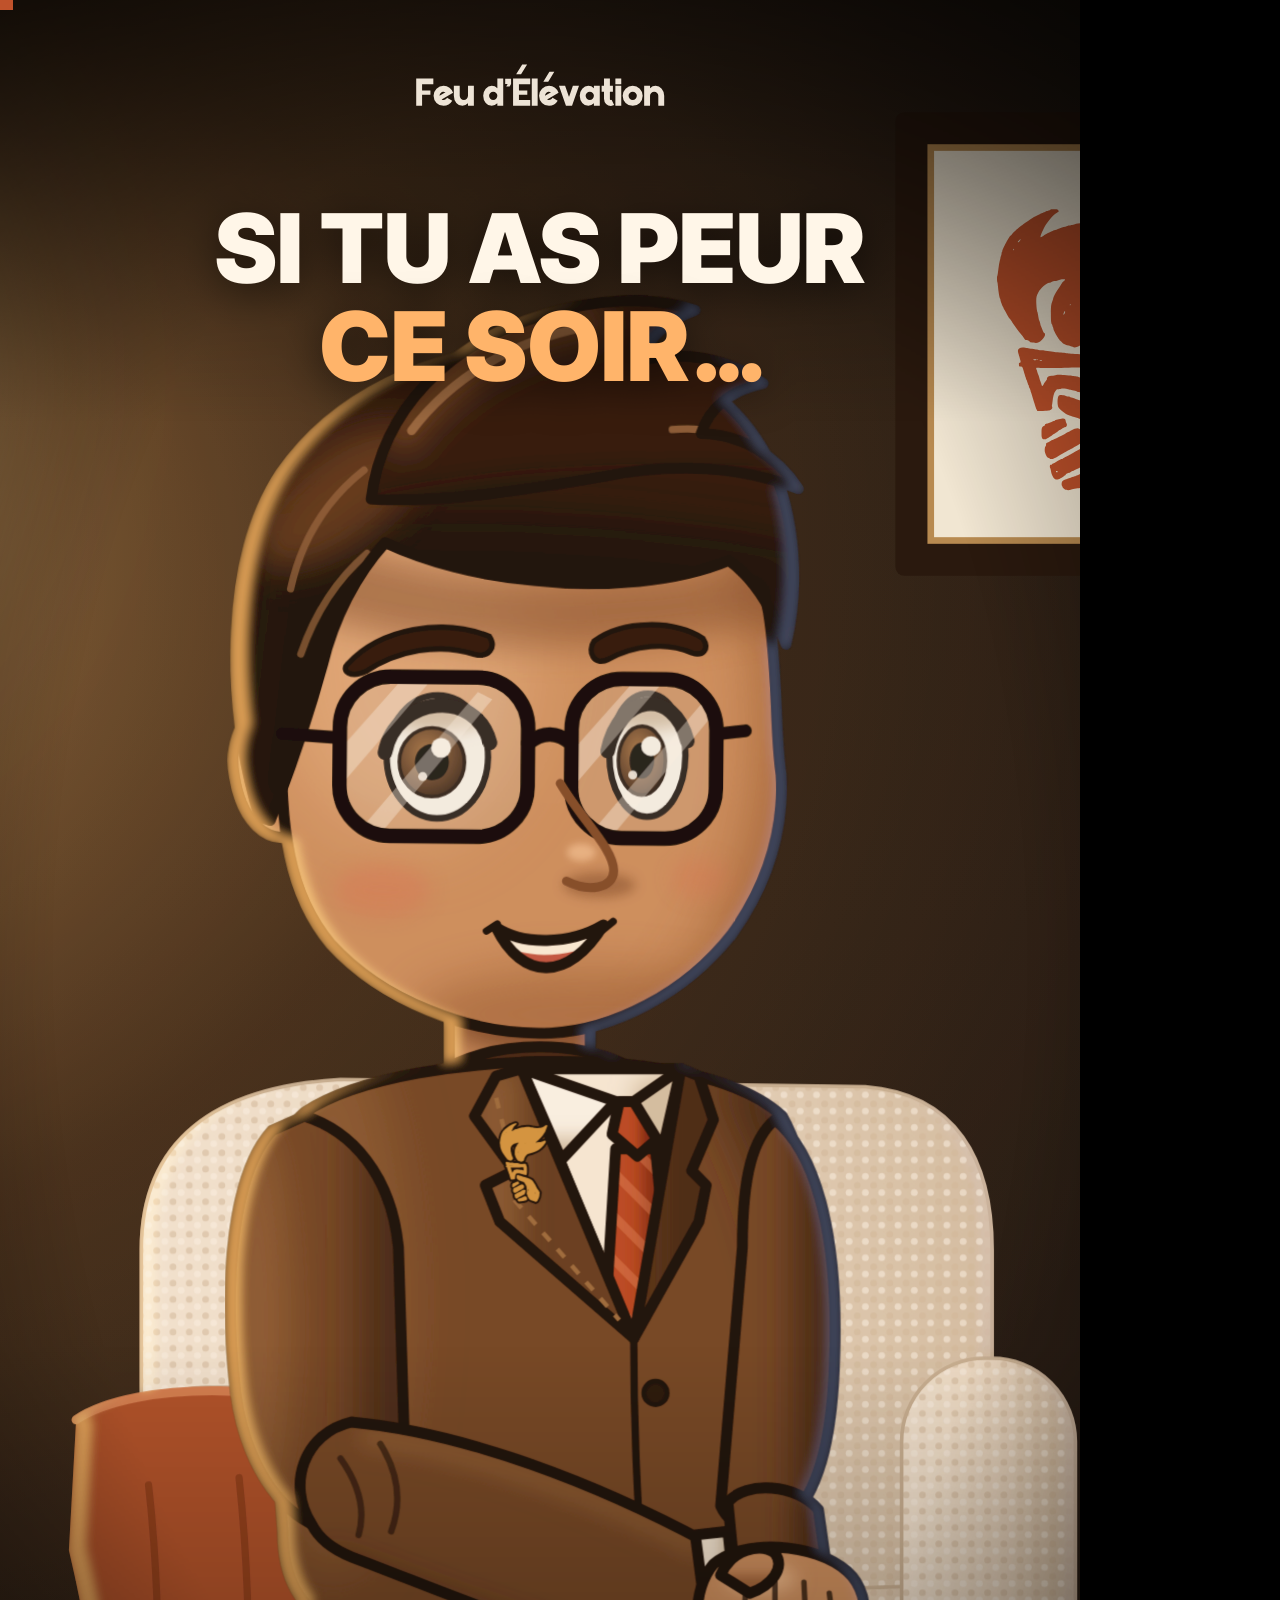
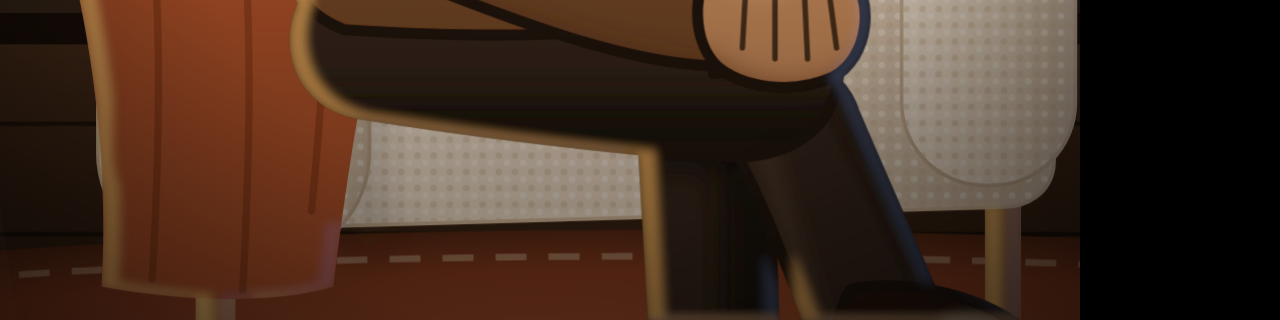
<file: verset/episodes/psaume-23-4/pages/short_tiktok.html>
<!doctype html><html><head><meta charset="utf-8"><title>Psaume 23:4 · short_tiktok</title><style>
@font-face{font-family:"InterT";src:url(../../../fonts/intertight-800-900.woff2) format("woff2");font-weight:800 900}
@font-face{font-family:"InterB";src:url(../../../../intro/fonts/inter-500.woff2) format("woff2")}
@font-face{font-family:"FrauncesB";src:url(../../../../intro/fonts/fraunces-700.woff2) format("woff2")}
:root{--braise:#C0522B;--or:#FFB46A;--creme:#FFF6E8;--nuit:#120A06}
html,body{margin:0;background:#000}
#stage{position:relative;overflow:hidden;background:#000}
#stage>*{position:absolute}
svg#s{left:0;top:0;display:block}
.couche{left:0;top:0;width:100%;height:100%;pointer-events:none}
#vig{background:radial-gradient(ellipse 75% 75% at 50% 50%,transparent 60%,rgba(0,0,0,.5))}
.nom{display:block;color:var(--creme)}
#marque{opacity:.92}
#noir{background:#000;opacity:0}
.inter{font-family:"InterB",Arial,sans-serif}
.fort{font-family:"InterT","InterB",Arial,sans-serif;font-weight:900}
.serif{font-family:"FrauncesB",Georgia,serif}
/* sous-titres */
#st{left:0;right:0;text-align:center}
#st span.m{display:inline-block;margin:0 .09em;transform-origin:50% 60%}
/* cartes */
.carte{opacity:0;color:var(--creme);background:rgba(18,10,6,.84);border:2px solid rgba(255,180,106,.35);border-radius:22px;box-shadow:0 20px 60px rgba(0,0,0,.45)}
.carte .ref{font-family:"InterB",Arial,sans-serif;color:var(--or);letter-spacing:.25em;text-transform:uppercase}
.carte .src{font-family:"InterB",Arial,sans-serif;color:#D9C8B4}
#cv .v span{opacity:.18}
#cv .v span.on{opacity:1}
#chap{opacity:0;background:rgba(18,10,6,.78);border:2px solid rgba(255,180,106,.35);border-radius:16px;color:var(--creme)}
#chap .n{font-family:"InterB",Arial,sans-serif;color:var(--or);letter-spacing:.25em}
#chap .t{font-family:"FrauncesB",Georgia,serif}
/* appel à l'action */
#cta{opacity:0;left:0;right:0;text-align:center}
#cta .bouton{display:inline-flex;align-items:center;gap:.45em;border-radius:999px;padding:.42em 1.1em;font-family:"InterT",Arial,sans-serif;font-weight:900;letter-spacing:.02em;color:#fff;box-shadow:0 10px 40px rgba(0,0,0,.45)}
#cta .bouton.youtube{background:#E1251B}
#cta .bouton.tiktok{background:var(--braise)}
#cta .bouton.fait{background:#5A5450}
#cta .cloche{display:inline-block;transform-origin:50% 10%}
#cta .sur{font-family:"InterT",Arial,sans-serif;font-weight:800;color:var(--creme);text-shadow:0 4px 18px rgba(0,0,0,.6);margin-bottom:.35em}
#com{opacity:0;background:var(--creme);color:#2A1A10;border-radius:22px;font-family:"InterT",Arial,sans-serif;font-weight:800;box-shadow:0 12px 40px rgba(0,0,0,.45)}
/* écran de fin */
#fin{opacity:0}
#fin .zone{position:absolute;border:3px dashed rgba(255,246,232,.55);border-radius:18px;background:rgba(18,10,6,.35)}
#fin .zone.rond{border-radius:50%}
#fin .lab{position:absolute;font-family:"InterB",Arial,sans-serif;color:rgba(255,246,232,.75);letter-spacing:.2em;text-transform:uppercase;font-size:20px}
</style></head><body>
<!-- Fichier généré par verset/source/construire.py : ne pas modifier à la main. -->
<div id="stage" style="width:1080px;height:1920px"><svg id="s" xmlns="http://www.w3.org/2000/svg" width="1080" height="1920" viewBox="305 0 608 1080" preserveAspectRatio="xMidYMid slice"><defs>
 <filter id="b2" filterUnits="userSpaceOnUse" x="-200" y="-200" width="1000" height="1400"><feGaussianBlur stdDeviation="2"/></filter>
 <filter id="b3" filterUnits="userSpaceOnUse" x="-200" y="-200" width="1000" height="1400"><feGaussianBlur stdDeviation="3"/></filter>
 <filter id="b4" filterUnits="userSpaceOnUse" x="-200" y="-200" width="1000" height="1400"><feGaussianBlur stdDeviation="4"/></filter>
 <filter id="b5" filterUnits="userSpaceOnUse" x="-200" y="-200" width="1000" height="1400"><feGaussianBlur stdDeviation="5"/></filter>
 <filter id="b6" filterUnits="userSpaceOnUse" x="-200" y="-200" width="1000" height="1400"><feGaussianBlur stdDeviation="6"/></filter>
 <filter id="b8" filterUnits="userSpaceOnUse" x="-200" y="-200" width="1000" height="1400"><feGaussianBlur stdDeviation="8"/></filter>
 <filter id="b9" filterUnits="userSpaceOnUse" x="-200" y="-200" width="1000" height="1400"><feGaussianBlur stdDeviation="9"/></filter>
 <filter id="b10" filterUnits="userSpaceOnUse" x="-200" y="-200" width="1000" height="1400"><feGaussianBlur stdDeviation="10"/></filter>
 <filter id="b12" filterUnits="userSpaceOnUse" x="-200" y="-200" width="1000" height="1400"><feGaussianBlur stdDeviation="12"/></filter>
 <filter id="b14" filterUnits="userSpaceOnUse" x="-200" y="-200" width="1000" height="1400"><feGaussianBlur stdDeviation="14"/></filter>
 <filter id="b16" filterUnits="userSpaceOnUse" x="-200" y="-200" width="1000" height="1400"><feGaussianBlur stdDeviation="16"/></filter>
 <filter id="b22" filterUnits="userSpaceOnUse" x="-200" y="-200" width="1000" height="1400"><feGaussianBlur stdDeviation="22"/></filter>
 <radialGradient id="irisG" cx=".4" cy=".35" r=".7"><stop offset="0" stop-color="#A9743F"/><stop offset=".7" stop-color="#5E3A1E"/><stop offset="1" stop-color="#3A2110"/></radialGradient>

 <linearGradient id="tq_chair" x1="0" y1="0" x2="1" y2="0"><stop offset="0" stop-color="#F8F2EA"/><stop offset=".6" stop-color="#EDE3D6"/><stop offset="1" stop-color="#D9CAB7"/></linearGradient>
 <pattern id="tq_boucle" width="9" height="9" patternUnits="userSpaceOnUse"><circle cx="2.5" cy="2.5" r="1.9" fill="#D6C5AF" opacity=".55"/><circle cx="7" cy="6.5" r="1.9" fill="#FFFFFF" opacity=".55"/></pattern>
<filter id="d_b2" filterUnits="userSpaceOnUse" x="-400" y="-400" width="2720" height="1880"><feGaussianBlur stdDeviation="2"/></filter><filter id="d_b3" filterUnits="userSpaceOnUse" x="-400" y="-400" width="2720" height="1880"><feGaussianBlur stdDeviation="3"/></filter><filter id="d_b4" filterUnits="userSpaceOnUse" x="-400" y="-400" width="2720" height="1880"><feGaussianBlur stdDeviation="4"/></filter><filter id="d_b6" filterUnits="userSpaceOnUse" x="-400" y="-400" width="2720" height="1880"><feGaussianBlur stdDeviation="6"/></filter><filter id="d_b10" filterUnits="userSpaceOnUse" x="-400" y="-400" width="2720" height="1880"><feGaussianBlur stdDeviation="10"/></filter><filter id="d_b16" filterUnits="userSpaceOnUse" x="-400" y="-400" width="2720" height="1880"><feGaussianBlur stdDeviation="16"/></filter><filter id="d_b24" filterUnits="userSpaceOnUse" x="-400" y="-400" width="2720" height="1880"><feGaussianBlur stdDeviation="24"/></filter><filter id="d_b40" filterUnits="userSpaceOnUse" x="-400" y="-400" width="2720" height="1880"><feGaussianBlur stdDeviation="40"/></filter><filter id="d_b70" filterUnits="userSpaceOnUse" x="-400" y="-400" width="2720" height="1880"><feGaussianBlur stdDeviation="70"/></filter>
 <filter id="d_halo" filterUnits="userSpaceOnUse" x="-400" y="-400" width="2720" height="1880"><feGaussianBlur in="SourceGraphic" stdDeviation="3" result="g"/><feMerge><feMergeNode in="g"/><feMergeNode in="g"/><feMergeNode in="SourceGraphic"/></feMerge></filter>
 <radialGradient id="d_vig" cx="50%" cy="50%" r="75%"><stop offset=".6" stop-color="#000" stop-opacity="0"/><stop offset="1" stop-color="#000" stop-opacity=".55"/></radialGradient>
 <linearGradient id="d_bougie" x1="0" y1="1" x2="0" y2="0"><stop offset="0" stop-color="#FFF4D0"/><stop offset=".5" stop-color="#FFC45A"/><stop offset="1" stop-color="#FF7A2A" stop-opacity=".2"/></linearGradient>
 <linearGradient id="d_bois" x1="0" y1="0" x2="0" y2="1"><stop offset="0" stop-color="#8A5A36"/><stop offset=".5" stop-color="#5A3820"/><stop offset="1" stop-color="#2A190E"/></linearGradient>
<filter id="f_s1" filterUnits="userSpaceOnUse" x="-200" y="-200" width="1100" height="1400"><feColorMatrix type="matrix" values="0.95 0 0 0 0  0 0.8 0 0 0  0 0 0.68 0 0  0 0 0 1 0" result="tinte"/><feOffset in="SourceAlpha" dx="-10" dy="-2" result="o0"/><feComposite in="SourceAlpha" in2="o0" operator="out" result="b0"/><feGaussianBlur in="b0" stdDeviation="2.6" result="f0"/><feFlood id="f_s1_r0" flood-color="#FFA54A" flood-opacity="0.8"/><feComposite in2="f0" operator="in" result="c0"/><feComposite in="c0" in2="SourceAlpha" operator="in" result="d0"/><feBlend in="d0" in2="tinte" mode="screen" result="l0"/><feOffset in="SourceAlpha" dx="8" dy="-2" result="o1"/><feComposite in="SourceAlpha" in2="o1" operator="out" result="b1"/><feGaussianBlur in="b1" stdDeviation="2.6" result="f1"/><feFlood id="f_s1_r1" flood-color="#9FB4FF" flood-opacity="0.1"/><feComposite in2="f1" operator="in" result="c1"/><feComposite in="c1" in2="SourceAlpha" operator="in" result="d1"/><feBlend in="d1" in2="l0" mode="screen" result="l1"/></filter><filter id="f_s2" filterUnits="userSpaceOnUse" x="-200" y="-200" width="1100" height="1400"><feColorMatrix type="matrix" values="0.92 0 0 0 0  0 0.86 0 0 0  0 0 0.8 0 0  0 0 0 1 0" result="tinte"/><feOffset in="SourceAlpha" dx="-9" dy="-2" result="o0"/><feComposite in="SourceAlpha" in2="o0" operator="out" result="b0"/><feGaussianBlur in="b0" stdDeviation="2.6" result="f0"/><feFlood id="f_s2_r0" flood-color="#FFE7B8" flood-opacity="0.6"/><feComposite in2="f0" operator="in" result="c0"/><feComposite in="c0" in2="SourceAlpha" operator="in" result="d0"/><feBlend in="d0" in2="tinte" mode="screen" result="l0"/><feOffset in="SourceAlpha" dx="8" dy="-2" result="o1"/><feComposite in="SourceAlpha" in2="o1" operator="out" result="b1"/><feGaussianBlur in="b1" stdDeviation="2.6" result="f1"/><feFlood id="f_s2_r1" flood-color="#FFB050" flood-opacity="0.16"/><feComposite in2="f1" operator="in" result="c1"/><feComposite in="c1" in2="SourceAlpha" operator="in" result="d1"/><feBlend in="d1" in2="l0" mode="screen" result="l1"/></filter><filter id="f_s3" filterUnits="userSpaceOnUse" x="-200" y="-200" width="1100" height="1400"><feColorMatrix type="matrix" values="0.9 0 0 0 0  0 0.82 0 0 0  0 0 0.84 0 0  0 0 0 1 0" result="tinte"/><feOffset in="SourceAlpha" dx="-10" dy="-2" result="o0"/><feComposite in="SourceAlpha" in2="o0" operator="out" result="b0"/><feGaussianBlur in="b0" stdDeviation="2.6" result="f0"/><feFlood id="f_s3_r0" flood-color="#FFC27A" flood-opacity="0.9"/><feComposite in2="f0" operator="in" result="c0"/><feComposite in="c0" in2="SourceAlpha" operator="in" result="d0"/><feBlend in="d0" in2="tinte" mode="screen" result="l0"/><feOffset in="SourceAlpha" dx="8" dy="-2" result="o1"/><feComposite in="SourceAlpha" in2="o1" operator="out" result="b1"/><feGaussianBlur in="b1" stdDeviation="2.6" result="f1"/><feFlood id="f_s3_r1" flood-color="#C8B8F0" flood-opacity="0.1"/><feComposite in2="f1" operator="in" result="c1"/><feComposite in="c1" in2="SourceAlpha" operator="in" result="d1"/><feBlend in="d1" in2="l0" mode="screen" result="l1"/></filter><filter id="f_s4" filterUnits="userSpaceOnUse" x="-200" y="-200" width="1100" height="1400"><feColorMatrix type="matrix" values="0.95 0 0 0 0  0 0.85 0 0 0  0 0 0.74 0 0  0 0 0 1 0" result="tinte"/><feOffset in="SourceAlpha" dx="9" dy="-2" result="o0"/><feComposite in="SourceAlpha" in2="o0" operator="out" result="b0"/><feGaussianBlur in="b0" stdDeviation="2.6" result="f0"/><feFlood id="f_s4_r0" flood-color="#FFB862" flood-opacity="0.7"/><feComposite in2="f0" operator="in" result="c0"/><feComposite in="c0" in2="SourceAlpha" operator="in" result="d0"/><feBlend in="d0" in2="tinte" mode="screen" result="l0"/><feOffset in="SourceAlpha" dx="-8" dy="-2" result="o1"/><feComposite in="SourceAlpha" in2="o1" operator="out" result="b1"/><feGaussianBlur in="b1" stdDeviation="2.6" result="f1"/><feFlood id="f_s4_r1" flood-color="#8FAEE8" flood-opacity="0.13"/><feComposite in2="f1" operator="in" result="c1"/><feComposite in="c1" in2="SourceAlpha" operator="in" result="d1"/><feBlend in="d1" in2="l0" mode="screen" result="l1"/></filter>
 <linearGradient id="c1_ciel" gradientUnits="userSpaceOnUse" x1="0" y1="0" x2="0" y2="900"><stop offset="0" stop-color="#05070F"/><stop offset=".5" stop-color="#0E1128"/><stop offset=".8" stop-color="#211A38"/><stop offset="1" stop-color="#3A2232"/></linearGradient>
 <linearGradient id="c1_sol" x1="0" y1="0" x2="0" y2="1"><stop offset="0" stop-color="#16100E"/><stop offset="1" stop-color="#070505"/></linearGradient>
 <radialGradient id="c1_lueur"><stop offset="0" stop-color="#FF9A3D" stop-opacity=".75"/><stop offset=".45" stop-color="#E0602A" stop-opacity=".25"/><stop offset="1" stop-color="#E0602A" stop-opacity="0"/></radialGradient>
 <radialGradient id="c1_lune"><stop offset="0" stop-color="#FFF6E2" stop-opacity=".5"/><stop offset="1" stop-color="#FFF6E2" stop-opacity="0"/></radialGradient>
 <linearGradient id="c1_fo" x1="0" y1="1" x2="0" y2="0"><stop offset="0" stop-color="#FFB347"/><stop offset=".55" stop-color="#F06A2A"/><stop offset="1" stop-color="#C0322B" stop-opacity="0"/></linearGradient>
 <linearGradient id="c1_fm" x1="0" y1="1" x2="0" y2="0"><stop offset="0" stop-color="#FFE08A"/><stop offset=".6" stop-color="#FF9A3D"/><stop offset="1" stop-color="#FF7A2A" stop-opacity="0"/></linearGradient>
 <linearGradient id="c1_fi" x1="0" y1="1" x2="0" y2="0"><stop offset="0" stop-color="#FFFBEA"/><stop offset=".6" stop-color="#FFE7A0"/><stop offset="1" stop-color="#FFD27A" stop-opacity="0"/></linearGradient>
 <linearGradient id="c1_buche" x1="0" y1="0" x2="0" y2="1"><stop offset="0" stop-color="#7A4E2E"/><stop offset=".45" stop-color="#4E301B"/><stop offset="1" stop-color="#1E120A"/></linearGradient>
 <mask id="c1_lune_m"><rect width="1920" height="1080" fill="#000"/><circle cx="1010" cy="140" r="44" fill="#fff"/><circle cx="1028" cy="128" r="40" fill="#000"/></mask>

 <linearGradient id="c2_mur" x1="0" y1="0" x2="0" y2="1"><stop offset="0" stop-color="#2A231E"/><stop offset="1" stop-color="#3A3029"/></linearGradient>
 <linearGradient id="c2_sol" x1="0" y1="0" x2="0" y2="1"><stop offset="0" stop-color="#2E251E"/><stop offset="1" stop-color="#110D0A"/></linearGradient>
 <linearGradient id="c2_rayon" gradientUnits="userSpaceOnUse" x1="1330" y1="300" x2="860" y2="1080"><stop offset="0" stop-color="#FFE9C4" stop-opacity=".75"/><stop offset=".7" stop-color="#FFE0B0" stop-opacity=".22"/><stop offset="1" stop-color="#FFE0B0" stop-opacity="0"/></linearGradient>
 <linearGradient id="c2_banc" x1="0" y1="0" x2="0" y2="1"><stop offset="0" stop-color="#4E301B"/><stop offset="1" stop-color="#2A190E"/></linearGradient>
 <radialGradient id="c2_cierges"><stop offset="0" stop-color="#FFA040" stop-opacity=".45"/><stop offset="1" stop-color="#FFA040" stop-opacity="0"/></radialGradient>
 <clipPath id="c2_vitrail"><path d="M1170 650 L1170 330 C1170 220 1240 150 1330 110 C1420 150 1490 220 1490 330 L1490 650 Z"/></clipPath>

 <linearGradient id="c3_ciel" gradientUnits="userSpaceOnUse" x1="0" y1="0" x2="0" y2="820"><stop offset="0" stop-color="#1A2244"/><stop offset=".3" stop-color="#36386A"/><stop offset=".55" stop-color="#8E6088"/><stop offset=".75" stop-color="#EE8E74"/><stop offset=".9" stop-color="#FFC48A"/><stop offset="1" stop-color="#FFE0A8"/></linearGradient>
 <radialGradient id="c3_soleil"><stop offset="0" stop-color="#FFFDF2"/><stop offset=".7" stop-color="#FFE7AE"/><stop offset="1" stop-color="#FFD28A"/></radialGradient>
 <radialGradient id="c3_halo"><stop offset="0" stop-color="#FFE2A0" stop-opacity=".9"/><stop offset=".3" stop-color="#FFC07A" stop-opacity=".35"/><stop offset="1" stop-color="#FF9A6A" stop-opacity="0"/></radialGradient>
 <linearGradient id="c3_roc" x1="0" y1="0" x2="0" y2="1"><stop offset="0" stop-color="#3E2E38"/><stop offset=".4" stop-color="#2A1F2A"/><stop offset="1" stop-color="#140E16"/></linearGradient>
<linearGradient id="c3_n0" gradientUnits="userSpaceOnUse" x1="0" y1="671" x2="0" y2="818"><stop offset="0" stop-color="#FFE8D2"/><stop offset=".55" stop-color="#DDA8B2"/><stop offset="1" stop-color="#DDA8B2"/></linearGradient><linearGradient id="c3_n1" gradientUnits="userSpaceOnUse" x1="0" y1="700" x2="0" y2="907"><stop offset="0" stop-color="#FFE2C8"/><stop offset=".55" stop-color="#C690A8"/><stop offset="1" stop-color="#C690A8"/></linearGradient><linearGradient id="c3_n2" gradientUnits="userSpaceOnUse" x1="0" y1="750" x2="0" y2="1021"><stop offset="0" stop-color="#FCD8C2"/><stop offset=".55" stop-color="#A97C9E"/><stop offset="1" stop-color="#A97C9E"/></linearGradient><linearGradient id="c3_n3" gradientUnits="userSpaceOnUse" x1="0" y1="818" x2="0" y2="1163"><stop offset="0" stop-color="#F6CDBA"/><stop offset=".55" stop-color="#8A6890"/><stop offset="1" stop-color="#8A6890"/></linearGradient>
 <linearGradient id="c4_mur" x1="0" y1="0" x2="0" y2="1"><stop offset="0" stop-color="#1E1610"/><stop offset="1" stop-color="#2E2016"/></linearGradient>
 <linearGradient id="c4_nuit" x1="0" y1="0" x2="0" y2="1"><stop offset="0" stop-color="#08101E"/><stop offset="1" stop-color="#1C2C48"/></linearGradient>
 <linearGradient id="c4_rideau" x1="0" y1="0" x2="1" y2="0"><stop offset="0" stop-color="#6A2A18"/><stop offset=".5" stop-color="#A0452A"/><stop offset="1" stop-color="#5A2414"/></linearGradient>
 <linearGradient id="c4_parquet" x1="0" y1="0" x2="0" y2="1"><stop offset="0" stop-color="#4A2E1A"/><stop offset="1" stop-color="#1E120A"/></linearGradient>
 <radialGradient id="c4_tapis"><stop offset="0" stop-color="#B65A34"/><stop offset=".7" stop-color="#8E3F20"/><stop offset="1" stop-color="#5A2A14"/></radialGradient>
 <radialGradient id="c4_lampe"><stop offset="0" stop-color="#FFC070" stop-opacity=".55"/><stop offset=".5" stop-color="#FF9A40" stop-opacity=".16"/><stop offset="1" stop-color="#FF9A40" stop-opacity="0"/></radialGradient>
 <linearGradient id="c4_cone" x1="0" y1="0" x2="0" y2="1"><stop offset="0" stop-color="#FFD08A" stop-opacity=".35"/><stop offset="1" stop-color="#FFD08A" stop-opacity="0"/></linearGradient>
 <clipPath id="c4_vitre"><rect x="1150" y="120" width="580" height="580"/></clipPath>
</defs><g id="cam"><g id="fonds"><g id="s1_fond" display="none"><rect width="1920" height="1080" fill="url(#c1_ciel)"/><circle class="etoile" cx="317" cy="441" r="1.6" fill="#FFF3DC" data-o="0.52" data-ph="5.31" data-sp="3.48"/><circle class="etoile" cx="911" cy="616" r="0.9" fill="#FFF3DC" data-o="0.65" data-ph="1.49" data-sp="1.21"/><circle class="etoile" cx="712" cy="375" r="0.8" fill="#FFF3DC" data-o="0.44" data-ph="4.73" data-sp="3.32"/><circle class="etoile" cx="1332" cy="280" r="1.6" fill="#FFF3DC" data-o="0.81" data-ph="2.56" data-sp="2.22"/><circle class="etoile" cx="1837" cy="346" r="1.6" fill="#FFF3DC" data-o="0.42" data-ph="6.00" data-sp="2.05"/><circle class="etoile" cx="297" cy="523" r="0.8" fill="#FFF3DC" data-o="0.84" data-ph="0.12" data-sp="1.57"/><circle class="etoile" cx="1399" cy="257" r="0.9" fill="#FFF3DC" data-o="0.46" data-ph="0.23" data-sp="3.19"/><circle class="etoile" cx="451" cy="499" r="0.9" fill="#FFF3DC" data-o="0.75" data-ph="5.06" data-sp="2.71"/><circle class="etoile" cx="1823" cy="574" r="1.6" fill="#FFF3DC" data-o="0.39" data-ph="3.53" data-sp="2.49"/><circle class="etoile" cx="745" cy="218" r="0.9" fill="#FFF3DC" data-o="0.88" data-ph="2.58" data-sp="2.04"/><circle class="etoile" cx="867" cy="247" r="1.1" fill="#FFF3DC" data-o="0.58" data-ph="0.17" data-sp="1.41"/><circle class="etoile" cx="1379" cy="635" r="1.1" fill="#FFF3DC" data-o="0.35" data-ph="0.44" data-sp="2.58"/><circle class="etoile" cx="1003" cy="366" r="1" fill="#FFF3DC" data-o="0.68" data-ph="3.92" data-sp="1.62"/><circle class="etoile" cx="327" cy="223" r="1" fill="#FFF3DC" data-o="0.56" data-ph="3.76" data-sp="1.91"/><circle class="etoile" cx="198" cy="42" r="2.1" fill="#FFF3DC" data-o="0.45" data-ph="2.70" data-sp="1.57"/><circle class="etoile" cx="70" cy="333" r="1.6" fill="#FFF3DC" data-o="0.92" data-ph="2.56" data-sp="3.47"/><circle class="etoile" cx="1846" cy="378" r="1" fill="#FFF3DC" data-o="0.64" data-ph="2.37" data-sp="1.77"/><circle class="etoile" cx="1682" cy="104" r="0.8" fill="#FFF3DC" data-o="0.61" data-ph="2.57" data-sp="2.91"/><circle class="etoile" cx="110" cy="184" r="2.1" fill="#FFF3DC" data-o="0.50" data-ph="1.83" data-sp="2.16"/><circle class="etoile" cx="328" cy="44" r="1" fill="#FFF3DC" data-o="0.74" data-ph="0.92" data-sp="1.55"/><circle class="etoile" cx="1399" cy="32" r="0.9" fill="#FFF3DC" data-o="0.93" data-ph="3.31" data-sp="2.88"/><circle class="etoile" cx="54" cy="136" r="2.1" fill="#FFF3DC" data-o="0.57" data-ph="0.97" data-sp="2.05"/><circle class="etoile" cx="1484" cy="310" r="2.1" fill="#FFF3DC" data-o="0.64" data-ph="0.87" data-sp="2.55"/><circle class="etoile" cx="267" cy="461" r="1.1" fill="#FFF3DC" data-o="0.76" data-ph="6.01" data-sp="1.25"/><circle class="etoile" cx="1140" cy="412" r="2.1" fill="#FFF3DC" data-o="0.92" data-ph="2.65" data-sp="2.77"/><circle class="etoile" cx="1443" cy="520" r="0.9" fill="#FFF3DC" data-o="0.43" data-ph="0.60" data-sp="1.42"/><circle class="etoile" cx="49" cy="286" r="0.9" fill="#FFF3DC" data-o="0.39" data-ph="0.75" data-sp="1.85"/><circle class="etoile" cx="584" cy="603" r="1.1" fill="#FFF3DC" data-o="0.65" data-ph="1.38" data-sp="1.58"/><circle class="etoile" cx="353" cy="242" r="1.6" fill="#FFF3DC" data-o="0.80" data-ph="4.77" data-sp="2.59"/><circle class="etoile" cx="969" cy="477" r="0.8" fill="#FFF3DC" data-o="0.82" data-ph="0.05" data-sp="2.27"/><circle class="etoile" cx="122" cy="489" r="0.9" fill="#FFF3DC" data-o="0.86" data-ph="1.47" data-sp="3.42"/><circle class="etoile" cx="1162" cy="477" r="0.9" fill="#FFF3DC" data-o="0.58" data-ph="1.95" data-sp="3.27"/><circle class="etoile" cx="566" cy="322" r="1.3" fill="#FFF3DC" data-o="0.64" data-ph="3.61" data-sp="2.45"/><circle class="etoile" cx="115" cy="381" r="1" fill="#FFF3DC" data-o="0.93" data-ph="1.95" data-sp="2.81"/><circle class="etoile" cx="1010" cy="359" r="0.8" fill="#FFF3DC" data-o="0.72" data-ph="2.05" data-sp="1.66"/><circle class="etoile" cx="125" cy="421" r="1.1" fill="#FFF3DC" data-o="0.41" data-ph="0.48" data-sp="1.37"/><circle class="etoile" cx="1564" cy="486" r="1.1" fill="#FFF3DC" data-o="0.65" data-ph="5.97" data-sp="2.76"/><circle class="etoile" cx="1355" cy="301" r="1.3" fill="#FFF3DC" data-o="0.58" data-ph="2.53" data-sp="1.72"/><circle class="etoile" cx="94" cy="278" r="0.9" fill="#FFF3DC" data-o="0.52" data-ph="3.71" data-sp="2.13"/><circle class="etoile" cx="820" cy="510" r="1.1" fill="#FFF3DC" data-o="0.58" data-ph="3.07" data-sp="2.65"/><circle class="etoile" cx="1849" cy="55" r="1.1" fill="#FFF3DC" data-o="0.45" data-ph="2.35" data-sp="2.59"/><circle class="etoile" cx="415" cy="288" r="1.6" fill="#FFF3DC" data-o="0.81" data-ph="4.21" data-sp="3.18"/><circle class="etoile" cx="1342" cy="437" r="0.9" fill="#FFF3DC" data-o="0.64" data-ph="3.14" data-sp="1.90"/><circle class="etoile" cx="733" cy="336" r="1.6" fill="#FFF3DC" data-o="0.94" data-ph="0.04" data-sp="1.92"/><circle class="etoile" cx="599" cy="250" r="0.9" fill="#FFF3DC" data-o="0.40" data-ph="1.10" data-sp="2.40"/><circle class="etoile" cx="1190" cy="240" r="1.6" fill="#FFF3DC" data-o="0.63" data-ph="0.68" data-sp="3.40"/><circle class="etoile" cx="1352" cy="132" r="1" fill="#FFF3DC" data-o="0.57" data-ph="3.66" data-sp="1.63"/><circle class="etoile" cx="157" cy="18" r="1.3" fill="#FFF3DC" data-o="0.50" data-ph="5.33" data-sp="1.55"/><circle class="etoile" cx="1308" cy="128" r="1.3" fill="#FFF3DC" data-o="0.76" data-ph="4.51" data-sp="1.56"/><circle class="etoile" cx="754" cy="257" r="1.1" fill="#FFF3DC" data-o="0.72" data-ph="1.77" data-sp="1.60"/><circle class="etoile" cx="738" cy="174" r="0.9" fill="#FFF3DC" data-o="0.94" data-ph="1.36" data-sp="2.01"/><circle class="etoile" cx="1209" cy="558" r="1" fill="#FFF3DC" data-o="0.36" data-ph="3.16" data-sp="1.29"/><circle class="etoile" cx="1167" cy="448" r="0.9" fill="#FFF3DC" data-o="0.94" data-ph="5.93" data-sp="1.54"/><circle class="etoile" cx="1868" cy="122" r="1" fill="#FFF3DC" data-o="0.89" data-ph="2.33" data-sp="1.51"/><circle class="etoile" cx="1520" cy="526" r="1.3" fill="#FFF3DC" data-o="0.85" data-ph="1.94" data-sp="2.16"/><circle class="etoile" cx="1694" cy="156" r="1.3" fill="#FFF3DC" data-o="0.83" data-ph="5.31" data-sp="3.33"/><circle class="etoile" cx="1696" cy="11" r="1.3" fill="#FFF3DC" data-o="0.39" data-ph="2.75" data-sp="3.12"/><circle class="etoile" cx="1899" cy="421" r="0.9" fill="#FFF3DC" data-o="0.39" data-ph="5.14" data-sp="2.59"/><circle class="etoile" cx="1191" cy="302" r="2.1" fill="#FFF3DC" data-o="0.76" data-ph="0.96" data-sp="1.55"/><circle class="etoile" cx="553" cy="410" r="0.8" fill="#FFF3DC" data-o="0.88" data-ph="0.45" data-sp="1.36"/><circle class="etoile" cx="983" cy="434" r="0.9" fill="#FFF3DC" data-o="0.57" data-ph="2.22" data-sp="1.57"/><circle class="etoile" cx="1124" cy="176" r="2.1" fill="#FFF3DC" data-o="0.74" data-ph="1.00" data-sp="1.44"/><circle class="etoile" cx="1787" cy="345" r="1.1" fill="#FFF3DC" data-o="0.47" data-ph="1.22" data-sp="3.39"/><circle class="etoile" cx="813" cy="208" r="0.9" fill="#FFF3DC" data-o="0.48" data-ph="0.26" data-sp="2.01"/><circle class="etoile" cx="1022" cy="402" r="0.9" fill="#FFF3DC" data-o="0.36" data-ph="2.32" data-sp="2.30"/><circle class="etoile" cx="1659" cy="283" r="0.8" fill="#FFF3DC" data-o="0.89" data-ph="4.28" data-sp="1.70"/><circle class="etoile" cx="1493" cy="578" r="1.3" fill="#FFF3DC" data-o="0.71" data-ph="0.70" data-sp="1.91"/><circle class="etoile" cx="403" cy="297" r="1.6" fill="#FFF3DC" data-o="0.83" data-ph="0.07" data-sp="2.01"/><circle class="etoile" cx="1178" cy="389" r="2.1" fill="#FFF3DC" data-o="0.58" data-ph="4.72" data-sp="1.62"/><circle class="etoile" cx="1871" cy="320" r="1.1" fill="#FFF3DC" data-o="0.47" data-ph="6.29" data-sp="2.48"/><circle class="etoile" cx="1489" cy="474" r="1" fill="#FFF3DC" data-o="0.90" data-ph="1.51" data-sp="2.58"/><circle class="etoile" cx="676" cy="430" r="2.1" fill="#FFF3DC" data-o="0.57" data-ph="0.83" data-sp="1.26"/><circle class="etoile" cx="812" cy="371" r="0.8" fill="#FFF3DC" data-o="0.94" data-ph="4.66" data-sp="2.91"/><circle class="etoile" cx="408" cy="341" r="1" fill="#FFF3DC" data-o="0.89" data-ph="3.24" data-sp="1.48"/><circle class="etoile" cx="461" cy="272" r="1.6" fill="#FFF3DC" data-o="0.63" data-ph="3.12" data-sp="1.64"/><circle class="etoile" cx="407" cy="118" r="2.1" fill="#FFF3DC" data-o="0.58" data-ph="3.08" data-sp="1.81"/><circle class="etoile" cx="1033" cy="294" r="0.8" fill="#FFF3DC" data-o="0.82" data-ph="2.12" data-sp="2.21"/><circle class="etoile" cx="580" cy="89" r="0.9" fill="#FFF3DC" data-o="0.95" data-ph="2.37" data-sp="2.11"/><circle class="etoile" cx="7" cy="425" r="1.3" fill="#FFF3DC" data-o="0.53" data-ph="5.24" data-sp="2.25"/><circle class="etoile" cx="933" cy="557" r="1.3" fill="#FFF3DC" data-o="0.84" data-ph="3.04" data-sp="1.33"/><circle class="etoile" cx="711" cy="529" r="1.1" fill="#FFF3DC" data-o="0.55" data-ph="2.23" data-sp="2.49"/><circle class="etoile" cx="860" cy="460" r="0.8" fill="#FFF3DC" data-o="0.87" data-ph="4.73" data-sp="2.06"/><circle class="etoile" cx="481" cy="500" r="2.1" fill="#FFF3DC" data-o="0.42" data-ph="5.63" data-sp="2.57"/><circle class="etoile" cx="640" cy="543" r="1.6" fill="#FFF3DC" data-o="0.53" data-ph="3.99" data-sp="1.54"/><circle class="etoile" cx="1596" cy="169" r="1.6" fill="#FFF3DC" data-o="0.72" data-ph="4.07" data-sp="2.38"/><circle class="etoile" cx="257" cy="494" r="1.1" fill="#FFF3DC" data-o="0.48" data-ph="4.32" data-sp="1.97"/><circle class="etoile" cx="1247" cy="236" r="0.9" fill="#FFF3DC" data-o="0.86" data-ph="1.79" data-sp="1.80"/><circle class="etoile" cx="1584" cy="39" r="2.1" fill="#FFF3DC" data-o="0.88" data-ph="4.13" data-sp="1.25"/><circle class="etoile" cx="1392" cy="381" r="1.1" fill="#FFF3DC" data-o="0.64" data-ph="3.39" data-sp="2.46"/><circle class="etoile" cx="830" cy="14" r="1" fill="#FFF3DC" data-o="0.44" data-ph="2.53" data-sp="2.22"/><circle class="etoile" cx="1244" cy="460" r="1.3" fill="#FFF3DC" data-o="0.48" data-ph="4.97" data-sp="1.25"/><circle class="etoile" cx="1235" cy="291" r="0.9" fill="#FFF3DC" data-o="0.81" data-ph="5.68" data-sp="2.92"/><circle class="etoile" cx="662" cy="99" r="0.8" fill="#FFF3DC" data-o="0.83" data-ph="2.06" data-sp="1.96"/><circle class="etoile" cx="414" cy="31" r="0.9" fill="#FFF3DC" data-o="0.47" data-ph="0.07" data-sp="1.56"/><circle class="etoile" cx="294" cy="353" r="0.9" fill="#FFF3DC" data-o="0.67" data-ph="0.73" data-sp="2.13"/><circle class="etoile" cx="1461" cy="130" r="1.6" fill="#FFF3DC" data-o="0.47" data-ph="0.11" data-sp="2.99"/><circle class="etoile" cx="422" cy="364" r="0.9" fill="#FFF3DC" data-o="0.47" data-ph="3.63" data-sp="3.08"/><circle class="etoile" cx="999" cy="425" r="0.8" fill="#FFF3DC" data-o="0.59" data-ph="6.05" data-sp="3.05"/><circle class="etoile" cx="1319" cy="566" r="1.1" fill="#FFF3DC" data-o="0.37" data-ph="3.14" data-sp="3.25"/><circle class="etoile" cx="1481" cy="371" r="0.9" fill="#FFF3DC" data-o="0.37" data-ph="4.04" data-sp="2.99"/><circle class="etoile" cx="493" cy="302" r="1" fill="#FFF3DC" data-o="0.67" data-ph="1.03" data-sp="1.98"/><circle class="etoile" cx="1275" cy="420" r="1.1" fill="#FFF3DC" data-o="0.90" data-ph="1.85" data-sp="1.47"/><circle class="etoile" cx="1123" cy="312" r="2.1" fill="#FFF3DC" data-o="0.83" data-ph="4.75" data-sp="1.54"/><circle class="etoile" cx="592" cy="72" r="1.6" fill="#FFF3DC" data-o="0.76" data-ph="5.71" data-sp="1.31"/><circle class="etoile" cx="1432" cy="530" r="1.3" fill="#FFF3DC" data-o="0.76" data-ph="3.95" data-sp="2.29"/><circle class="etoile" cx="1068" cy="233" r="0.9" fill="#FFF3DC" data-o="0.38" data-ph="3.94" data-sp="2.60"/><circle class="etoile" cx="835" cy="493" r="0.8" fill="#FFF3DC" data-o="0.61" data-ph="1.26" data-sp="1.27"/><circle class="etoile" cx="411" cy="556" r="1" fill="#FFF3DC" data-o="0.36" data-ph="4.87" data-sp="3.16"/><circle class="etoile" cx="1851" cy="159" r="1" fill="#FFF3DC" data-o="0.67" data-ph="2.36" data-sp="1.84"/><circle class="etoile" cx="1141" cy="532" r="1.6" fill="#FFF3DC" data-o="0.57" data-ph="0.90" data-sp="2.05"/><circle class="etoile" cx="1733" cy="417" r="1" fill="#FFF3DC" data-o="0.76" data-ph="4.86" data-sp="2.75"/><circle class="etoile" cx="1852" cy="563" r="0.9" fill="#FFF3DC" data-o="0.78" data-ph="1.92" data-sp="2.49"/><circle class="etoile" cx="1577" cy="501" r="1.6" fill="#FFF3DC" data-o="0.59" data-ph="3.94" data-sp="1.83"/><circle class="etoile" cx="513" cy="508" r="1.3" fill="#FFF3DC" data-o="0.81" data-ph="1.45" data-sp="1.48"/><circle class="etoile" cx="47" cy="135" r="1.1" fill="#FFF3DC" data-o="0.94" data-ph="3.15" data-sp="2.81"/><circle class="etoile" cx="987" cy="620" r="1.6" fill="#FFF3DC" data-o="0.89" data-ph="2.40" data-sp="3.34"/><circle class="etoile" cx="1478" cy="332" r="0.8" fill="#FFF3DC" data-o="0.43" data-ph="0.03" data-sp="1.41"/><circle class="etoile" cx="872" cy="489" r="0.8" fill="#FFF3DC" data-o="0.39" data-ph="2.06" data-sp="1.61"/><circle class="etoile" cx="1119" cy="418" r="2.1" fill="#FFF3DC" data-o="0.78" data-ph="2.60" data-sp="2.10"/><circle class="etoile" cx="1399" cy="74" r="1" fill="#FFF3DC" data-o="0.35" data-ph="2.58" data-sp="3.02"/><circle class="etoile" cx="1685" cy="296" r="1" fill="#FFF3DC" data-o="0.88" data-ph="1.67" data-sp="2.00"/><circle class="etoile" cx="1017" cy="417" r="1.6" fill="#FFF3DC" data-o="0.56" data-ph="3.98" data-sp="3.08"/><circle class="etoile" cx="535" cy="501" r="0.8" fill="#FFF3DC" data-o="0.93" data-ph="0.27" data-sp="3.01"/><circle class="etoile" cx="1331" cy="323" r="0.8" fill="#FFF3DC" data-o="0.83" data-ph="1.09" data-sp="2.52"/><circle class="etoile" cx="1064" cy="544" r="2.1" fill="#FFF3DC" data-o="0.54" data-ph="4.52" data-sp="2.60"/><circle class="etoile" cx="381" cy="111" r="1.6" fill="#FFF3DC" data-o="0.54" data-ph="1.59" data-sp="1.70"/><circle class="etoile" cx="761" cy="507" r="2.1" fill="#FFF3DC" data-o="0.53" data-ph="5.85" data-sp="1.29"/><circle class="etoile" cx="574" cy="146" r="2.1" fill="#FFF3DC" data-o="0.61" data-ph="5.51" data-sp="3.49"/><circle class="etoile" cx="161" cy="617" r="1.1" fill="#FFF3DC" data-o="0.63" data-ph="4.36" data-sp="3.00"/><circle class="etoile" cx="359" cy="394" r="0.8" fill="#FFF3DC" data-o="0.88" data-ph="5.74" data-sp="1.39"/><circle class="etoile" cx="1372" cy="311" r="0.9" fill="#FFF3DC" data-o="0.84" data-ph="5.73" data-sp="2.62"/><circle class="etoile" cx="17" cy="491" r="1" fill="#FFF3DC" data-o="0.66" data-ph="4.55" data-sp="1.20"/><circle class="etoile" cx="1704" cy="558" r="1.1" fill="#FFF3DC" data-o="0.40" data-ph="2.57" data-sp="3.46"/><circle class="etoile" cx="1658" cy="504" r="1.1" fill="#FFF3DC" data-o="0.80" data-ph="1.17" data-sp="1.89"/><circle class="etoile" cx="1466" cy="144" r="0.8" fill="#FFF3DC" data-o="0.91" data-ph="0.90" data-sp="3.31"/><circle class="etoile" cx="1255" cy="357" r="2.1" fill="#FFF3DC" data-o="0.56" data-ph="3.39" data-sp="1.47"/><circle class="etoile" cx="1024" cy="33" r="0.8" fill="#FFF3DC" data-o="0.73" data-ph="5.60" data-sp="2.26"/><circle class="etoile" cx="907" cy="330" r="0.9" fill="#FFF3DC" data-o="0.74" data-ph="2.98" data-sp="2.97"/><circle class="etoile" cx="1317" cy="202" r="1.3" fill="#FFF3DC" data-o="0.70" data-ph="3.05" data-sp="2.17"/><circle class="etoile" cx="441" cy="575" r="2.1" fill="#FFF3DC" data-o="0.51" data-ph="4.23" data-sp="3.45"/><circle class="etoile" cx="1014" cy="579" r="0.8" fill="#FFF3DC" data-o="0.92" data-ph="1.17" data-sp="3.11"/><circle class="etoile" cx="924" cy="382" r="1" fill="#FFF3DC" data-o="0.50" data-ph="1.62" data-sp="3.19"/><circle class="etoile" cx="1235" cy="402" r="0.8" fill="#FFF3DC" data-o="0.86" data-ph="3.55" data-sp="1.34"/><circle class="etoile" cx="1908" cy="109" r="0.8" fill="#FFF3DC" data-o="0.66" data-ph="3.49" data-sp="3.43"/><circle class="etoile" cx="1500" cy="152" r="1.1" fill="#FFF3DC" data-o="0.77" data-ph="6.28" data-sp="3.15"/><circle class="etoile" cx="762" cy="395" r="0.9" fill="#FFF3DC" data-o="0.61" data-ph="0.10" data-sp="1.87"/><circle class="etoile" cx="724" cy="126" r="1.6" fill="#FFF3DC" data-o="0.74" data-ph="1.64" data-sp="2.86"/><circle class="etoile" cx="1277" cy="254" r="1" fill="#FFF3DC" data-o="0.70" data-ph="5.63" data-sp="1.34"/><circle class="etoile" cx="696" cy="239" r="1" fill="#FFF3DC" data-o="0.67" data-ph="3.24" data-sp="1.81"/><circle class="etoile" cx="308" cy="573" r="2.1" fill="#FFF3DC" data-o="0.46" data-ph="2.11" data-sp="3.03"/><circle class="etoile" cx="435" cy="493" r="0.9" fill="#FFF3DC" data-o="0.54" data-ph="3.32" data-sp="3.31"/><circle class="etoile" cx="1161" cy="22" r="0.8" fill="#FFF3DC" data-o="0.86" data-ph="3.03" data-sp="3.18"/><circle class="etoile" cx="1154" cy="108" r="1.1" fill="#FFF3DC" data-o="0.58" data-ph="1.91" data-sp="3.01"/><circle class="etoile" cx="1884" cy="93" r="1.3" fill="#FFF3DC" data-o="0.58" data-ph="3.94" data-sp="1.58"/><circle class="etoile" cx="1541" cy="245" r="0.8" fill="#FFF3DC" data-o="0.75" data-ph="1.29" data-sp="2.38"/><circle class="etoile" cx="345" cy="73" r="1" fill="#FFF3DC" data-o="0.37" data-ph="6.09" data-sp="3.04"/><circle class="etoile" cx="647" cy="257" r="1.6" fill="#FFF3DC" data-o="0.64" data-ph="0.53" data-sp="2.87"/><circle class="etoile" cx="772" cy="481" r="1.3" fill="#FFF3DC" data-o="0.70" data-ph="0.93" data-sp="2.39"/><circle class="etoile" cx="170" cy="539" r="1.1" fill="#FFF3DC" data-o="0.59" data-ph="4.13" data-sp="3.08"/><circle class="etoile" cx="1462" cy="566" r="2.1" fill="#FFF3DC" data-o="0.38" data-ph="1.53" data-sp="3.29"/><circle class="etoile" cx="1481" cy="474" r="1.3" fill="#FFF3DC" data-o="0.51" data-ph="2.98" data-sp="1.83"/><circle class="etoile" cx="1527" cy="273" r="2.1" fill="#FFF3DC" data-o="0.91" data-ph="4.64" data-sp="2.20"/><circle class="etoile" cx="1715" cy="570" r="2.1" fill="#FFF3DC" data-o="0.46" data-ph="2.28" data-sp="3.01"/><circle class="etoile" cx="1452" cy="181" r="1.1" fill="#FFF3DC" data-o="0.37" data-ph="3.97" data-sp="3.46"/><circle class="etoile" cx="134" cy="75" r="1.1" fill="#FFF3DC" data-o="0.92" data-ph="2.96" data-sp="3.02"/><circle class="etoile" cx="1867" cy="211" r="0.9" fill="#FFF3DC" data-o="0.67" data-ph="0.48" data-sp="3.15"/><circle class="etoile" cx="340" cy="480" r="0.8" fill="#FFF3DC" data-o="0.47" data-ph="3.96" data-sp="2.42"/><circle class="etoile" cx="1855" cy="329" r="1.1" fill="#FFF3DC" data-o="0.41" data-ph="3.25" data-sp="3.27"/><circle class="etoile" cx="167" cy="395" r="1.6" fill="#FFF3DC" data-o="0.93" data-ph="3.11" data-sp="2.16"/><circle class="etoile" cx="436" cy="177" r="0.9" fill="#FFF3DC" data-o="0.36" data-ph="4.09" data-sp="1.67"/><g class="etoile" data-o=".9" data-ph="4.39" data-sp="1.20"><circle cx="681" cy="191" r="7" fill="#FFF3DC" opacity=".25" filter="url(#d_b4)"/><circle cx="681" cy="191" r="2.2" fill="#FFFBF0"/></g><g class="etoile" data-o=".9" data-ph="5.29" data-sp="1.83"><circle cx="279" cy="193" r="7" fill="#FFF3DC" opacity=".25" filter="url(#d_b4)"/><circle cx="279" cy="193" r="2.2" fill="#FFFBF0"/></g><g class="etoile" data-o=".9" data-ph="4.80" data-sp="1.04"><circle cx="1729" cy="373" r="7" fill="#FFF3DC" opacity=".25" filter="url(#d_b4)"/><circle cx="1729" cy="373" r="2.2" fill="#FFFBF0"/></g><g class="etoile" data-o=".9" data-ph="5.78" data-sp="1.80"><circle cx="1441" cy="363" r="7" fill="#FFF3DC" opacity=".25" filter="url(#d_b4)"/><circle cx="1441" cy="363" r="2.2" fill="#FFFBF0"/></g><g class="etoile" data-o=".9" data-ph="6.19" data-sp="1.74"><circle cx="841" cy="63" r="7" fill="#FFF3DC" opacity=".25" filter="url(#d_b4)"/><circle cx="841" cy="63" r="2.2" fill="#FFFBF0"/></g><g class="etoile" data-o=".9" data-ph="5.64" data-sp="1.03"><circle cx="570" cy="47" r="7" fill="#FFF3DC" opacity=".25" filter="url(#d_b4)"/><circle cx="570" cy="47" r="2.2" fill="#FFFBF0"/></g><g class="etoile" data-o=".9" data-ph="2.44" data-sp="1.95"><circle cx="952" cy="402" r="7" fill="#FFF3DC" opacity=".25" filter="url(#d_b4)"/><circle cx="952" cy="402" r="2.2" fill="#FFFBF0"/></g><circle cx="1010" cy="140" r="150" fill="url(#c1_lune)" opacity=".5"/><g mask="url(#c1_lune_m)"><circle cx="1010" cy="140" r="44" fill="#F3E9D8"/></g><path d="M0 720 L140 650 L260 690 L420 590 L560 660 L700 610 L860 680 L1020 600 L1180 670 L1330 560 L1500 650 L1640 610 L1800 680 L1920 640 L1920 900 L0 900 Z" fill="#0E0C20"/><path d="M0 720 L140 650 L260 690 L420 590 L560 660 L700 610 L860 680 L1020 600 L1180 670 L1330 560 L1500 650 L1640 610 L1800 680 L1920 640" fill="none" stroke="#2E2850" stroke-width="3" opacity=".5"/><path d="M0 800 C200 760 420 790 640 770 C900 748 1160 790 1400 760 C1600 740 1780 770 1920 750 L1920 900 L0 900 Z" fill="#08070F"/><path d="M-23 881 L40 761 L103 881 Z" fill="#08070E"/><path d="M-10 815 L40 695 L90 815 Z" fill="#08070E"/><path d="M2 749 L40 629 L78 749 Z" fill="#08070E"/><path d="M15 683 L40 563 L65 683 Z" fill="#08070E"/><rect x="34" y="800" width="13" height="60" fill="#08070E"/><path d="M50 887 L130 735 L210 887 Z" fill="#08070E"/><path d="M66 803 L130 651 L194 803 Z" fill="#08070E"/><path d="M82 719 L130 567 L178 719 Z" fill="#08070E"/><path d="M98 636 L130 484 L162 636 Z" fill="#08070E"/><rect x="122" y="784" width="16" height="76" fill="#08070E"/><path d="M175 878 L230 774 L285 878 Z" fill="#08070E"/><path d="M186 821 L230 717 L274 821 Z" fill="#08070E"/><path d="M197 764 L230 660 L263 764 Z" fill="#08070E"/><path d="M208 707 L230 603 L252 707 Z" fill="#08070E"/><rect x="225" y="808" width="11" height="52" fill="#08070E"/><path d="M1633 882 L1700 754 L1767 882 Z" fill="#08070E"/><path d="M1646 812 L1700 684 L1754 812 Z" fill="#08070E"/><path d="M1660 742 L1700 614 L1740 742 Z" fill="#08070E"/><path d="M1673 671 L1700 543 L1727 671 Z" fill="#08070E"/><rect x="1693" y="796" width="13" height="64" fill="#08070E"/><path d="M1716 888 L1800 728 L1884 888 Z" fill="#08070E"/><path d="M1733 800 L1800 640 L1867 800 Z" fill="#08070E"/><path d="M1750 712 L1800 552 L1850 712 Z" fill="#08070E"/><path d="M1766 624 L1800 464 L1834 624 Z" fill="#08070E"/><rect x="1792" y="780" width="17" height="80" fill="#08070E"/><path d="M1831 880 L1890 768 L1949 880 Z" fill="#08070E"/><path d="M1843 818 L1890 706 L1937 818 Z" fill="#08070E"/><path d="M1855 756 L1890 644 L1925 756 Z" fill="#08070E"/><path d="M1866 695 L1890 583 L1914 695 Z" fill="#08070E"/><rect x="1884" y="804" width="12" height="56" fill="#08070E"/><path d="M298 830 L330 770 L362 830 Z" fill="#0B0A16"/><path d="M305 798 L330 738 L355 798 Z" fill="#0B0A16"/><path d="M311 764 L330 704 L349 764 Z" fill="#0B0A16"/><path d="M317 732 L330 672 L343 732 Z" fill="#0B0A16"/><rect x="327" y="790" width="6" height="30" fill="#0B0A16"/><path d="M365 828 L390 780 L415 828 Z" fill="#0B0A16"/><path d="M370 802 L390 754 L410 802 Z" fill="#0B0A16"/><path d="M375 776 L390 728 L405 776 Z" fill="#0B0A16"/><path d="M380 749 L390 701 L400 749 Z" fill="#0B0A16"/><rect x="387" y="796" width="5" height="24" fill="#0B0A16"/><path d="M1531 830 L1560 774 L1589 830 Z" fill="#0B0A16"/><path d="M1536 799 L1560 743 L1584 799 Z" fill="#0B0A16"/><path d="M1542 768 L1560 712 L1578 768 Z" fill="#0B0A16"/><path d="M1548 737 L1560 681 L1572 737 Z" fill="#0B0A16"/><rect x="1557" y="792" width="6" height="28" fill="#0B0A16"/><path d="M1584 832 L1620 764 L1656 832 Z" fill="#0B0A16"/><path d="M1591 794 L1620 726 L1649 794 Z" fill="#0B0A16"/><path d="M1599 757 L1620 689 L1641 757 Z" fill="#0B0A16"/><path d="M1606 720 L1620 652 L1634 720 Z" fill="#0B0A16"/><rect x="1616" y="786" width="7" height="34" fill="#0B0A16"/><path d="M0 840 C400 830 800 845 1200 835 C1500 828 1750 838 1920 832 L1920 1080 L0 1080 Z" fill="url(#c1_sol)"/><ellipse class="c1_lum" data-b=".9" cx="1270" cy="990" rx="760" ry="170" fill="url(#c1_lueur)" style="mix-blend-mode:screen"/><ellipse class="c1_lum" data-b=".55" cx="1270" cy="820" rx="560" ry="460" fill="url(#c1_lueur)" style="mix-blend-mode:screen"/><ellipse cx="740" cy="968" rx="330" ry="24" fill="#000" opacity=".55" filter="url(#d_b10)"/><rect x="460" y="872" width="560" height="90" rx="44" fill="url(#c1_buche)"/><path d="M500 884 C514 900 510 930 526 950" stroke="#24150C" stroke-width="4" fill="none" stroke-linecap="round" opacity=".8"/><path d="M572 884 C586 900 582 930 598 950" stroke="#24150C" stroke-width="4" fill="none" stroke-linecap="round" opacity=".8"/><path d="M644 884 C658 900 654 930 670 950" stroke="#24150C" stroke-width="4" fill="none" stroke-linecap="round" opacity=".8"/><path d="M716 884 C730 900 726 930 742 950" stroke="#24150C" stroke-width="4" fill="none" stroke-linecap="round" opacity=".8"/><path d="M788 884 C802 900 798 930 814 950" stroke="#24150C" stroke-width="4" fill="none" stroke-linecap="round" opacity=".8"/><path d="M860 884 C874 900 870 930 886 950" stroke="#24150C" stroke-width="4" fill="none" stroke-linecap="round" opacity=".8"/><path d="M932 884 C946 900 942 930 958 950" stroke="#24150C" stroke-width="4" fill="none" stroke-linecap="round" opacity=".8"/><path class="c1_lum" data-b=".8" d="M560 876 C700 870 880 870 1000 880" stroke="#FFA050" stroke-width="5" fill="none" opacity=".8" filter="url(#d_b3)"/><ellipse cx="1012" cy="917" rx="24" ry="45" fill="#B07A48"/><ellipse cx="1012" cy="917" rx="16" ry="32" fill="none" stroke="#7A4E2E" stroke-width="3"/><ellipse cx="1012" cy="917" rx="8" ry="16" fill="none" stroke="#7A4E2E" stroke-width="3"/><ellipse class="c1_lum" data-b=".5" cx="1018" cy="917" rx="22" ry="44" fill="#FF8A3D" style="mix-blend-mode:screen"/><g transform="translate(845 876) scale(0.55)"><path d="M0 0 L28 -30 L232 -30 L222 0 Z" fill="#2E1A0E"/><path d="M0 0 L222 0 L222 16 L0 16 Z" fill="#E2C88E"/><path d="M100 -24 L100 -6 M88 -16 L112 -16" stroke="#C9A35A" stroke-width="4" stroke-linecap="round"/></g><g transform="translate(1060 1010) scale(0.7)"><path d="M0 -78 L70 -78 L66 0 C62 8 8 8 4 0 Z" fill="#1E140D"/><ellipse cx="35" cy="-78" rx="35" ry="7" fill="#3B2412"/><path d="M68 -62 C96 -62 98 -20 64 -18" stroke="#1E140D" stroke-width="8" fill="none"/><g transform="translate(24 -58) scale(.05)" fill="#F5EDE0" fill-rule="evenodd"><path d="M363.3 798.7C360.2 795.6 353.6 792.0 351.0 792.0C350.0 792.0 348.8 791.5 348.5 791.0C348.2 790.5 345.5 790.0 342.7 790.0C338.2 790.0 336.5 789.3 330.5 785.5C326.7 783.0 322.4 781.0 321.0 781.0C316.3 781.0 311.4 779.0 307.3 775.5C305.0 773.6 302.7 772.0 302.1 772.0C301.5 772.0 301.0 771.4 301.0 770.6C301.0 769.8 299.9 766.9 298.5 764.2C297.1 761.4 296.0 758.7 296.0 758.1C296.0 757.5 295.6 757.0 295.0 757.0C292.1 757.0 283.0 740.8 283.0 735.4C282.9 733.8 282.3 731.4 281.5 730.0C280.7 728.6 280.1 726.7 280.0 725.8C280.0 724.9 278.9 722.4 277.5 720.4C274.5 716.0 274.1 708.6 276.6 703.8C278.0 701.2 278.0 699.6 277.0 692.1C276.3 687.4 275.4 676.8 274.9 668.5C273.4 641.8 272.2 637.1 262.5 622.5C259.5 618.0 257.0 613.9 257.0 613.5C257.0 611.4 246.6 599.0 243.5 597.6C241.6 596.7 239.8 595.5 239.5 595.0C239.2 594.4 238.0 594.0 236.9 594.0C235.9 594.0 234.2 593.6 233.2 593.1C227.2 590.0 220.0 587.6 213.7 586.4C211.7 586.1 209.7 585.4 209.4 584.9C209.1 584.4 208.0 584.0 207.0 584.0C200.3 584.0 181.1 570.9 174.8 562.0C170.1 555.5 170.3 532.5 175.2 527.3C177.3 525.1 178.0 524.9 183.4 525.6C186.7 525.9 191.8 527.1 194.9 528.1C197.9 529.2 201.6 530.0 203.1 530.0C204.6 530.0 206.1 530.4 206.4 530.9C206.7 531.4 208.6 532.1 210.6 532.5C212.6 532.8 215.0 533.5 215.9 533.9C218.2 535.1 224.0 537.0 227.7 538.0C229.4 538.4 233.0 539.8 235.7 541.0C238.3 542.2 241.4 543.6 242.5 544.1C243.6 544.5 247.4 545.1 251.0 545.3C256.8 545.6 268.3 549.1 273.2 552.0C274.2 552.5 275.6 553.0 276.4 553.0C277.1 553.0 279.1 553.7 280.6 554.5C282.2 555.3 284.3 556.0 285.2 556.0C286.1 556.0 287.2 556.5 287.5 557.0C287.8 557.5 288.8 558.0 289.5 558.0C290.3 558.0 294.9 559.8 299.7 562.1C312.8 568.1 313.1 568.3 314.1 570.1C314.8 571.4 315.9 571.7 318.8 571.3C321.6 570.9 323.6 571.3 325.6 572.6C328.6 574.5 334.0 579.8 334.0 580.7C334.0 581.0 336.4 584.3 339.4 587.9C344.7 594.3 352.0 607.0 352.0 609.6C352.0 610.3 353.3 611.8 355.0 613.0C357.1 614.5 359.8 619.0 364.1 627.8C370.3 640.9 370.9 642.0 375.5 650.5C377.0 653.2 378.9 656.9 379.8 658.5C381.7 662.3 388.9 673.1 393.5 679.0C399.8 687.2 406.0 696.8 406.0 698.2C406.0 699.0 406.7 700.5 407.5 701.6C409.4 704.0 409.4 709.0 407.5 711.4C406.4 712.9 406.0 716.3 406.0 725.1C406.0 731.9 405.6 737.1 405.0 737.5C404.4 737.8 404.0 739.3 404.0 740.8C403.9 742.3 403.3 744.6 402.5 746.0C401.7 747.4 401.1 749.4 401.0 750.6C401.0 751.7 400.2 754.4 399.1 756.6C397.5 760.0 395.2 765.2 392.0 772.5C391.6 773.6 390.2 777.1 388.9 780.2C384.9 790.5 378.0 797.0 371.1 797.0C369.9 797.0 368.7 797.7 368.4 798.5C367.7 800.3 365.0 800.4 363.3 798.7ZM192.6 793.2C188.7 790.9 185.1 786.9 185.0 784.8C185.0 783.9 184.6 782.8 184.0 782.5C182.4 781.5 182.8 772.7 184.6 770.2C186.5 767.5 193.1 764.0 196.4 764.0C197.7 764.0 201.0 762.9 203.7 761.6C210.1 758.4 216.6 756.0 218.8 756.0C219.8 756.0 223.0 754.9 225.8 753.5C228.7 752.1 231.2 751.0 231.5 751.0C231.8 751.0 233.8 749.9 236.0 748.5C238.2 747.1 240.8 746.0 241.8 746.0C242.9 746.0 245.1 745.3 246.7 744.5C249.9 742.9 265.9 742.2 269.2 743.5C272.2 744.7 276.7 753.3 278.4 761.1C280.3 769.9 279.8 773.2 276.4 775.5C275.0 776.4 273.4 778.2 272.8 779.6C272.2 780.9 270.9 782.0 270.0 782.0C269.0 782.0 267.7 782.6 267.1 783.4C266.5 784.1 263.4 785.0 260.2 785.4C257.1 785.8 252.2 786.5 249.5 786.9C244.9 787.7 241.2 788.2 219.5 791.2C215.1 791.8 210.3 792.9 208.8 793.6C205.0 795.5 196.1 795.3 192.6 793.2ZM164.9 763.8C164.1 763.0 162.7 762.1 161.7 761.7C160.8 761.4 159.3 759.4 158.4 757.3C157.5 755.2 156.3 752.6 155.7 751.5C154.6 749.4 153.3 744.2 152.3 738.0C152.0 736.1 151.2 733.6 150.5 732.5C149.8 731.4 149.5 728.9 149.7 726.8C150.1 723.6 150.6 723.0 152.6 723.0C153.8 723.0 155.2 722.6 155.5 722.0C155.8 721.5 158.2 720.1 160.8 719.0C163.3 717.9 166.2 716.3 167.1 715.4C169.1 713.6 182.1 707.0 183.6 707.0C184.2 707.0 185.3 706.4 185.9 705.7C186.8 704.5 192.5 701.4 197.0 699.6C197.8 699.2 200.8 697.6 203.5 696.0C206.2 694.3 211.6 691.4 215.3 689.5C219.1 687.6 223.3 685.2 224.8 684.2C226.3 683.1 230.4 680.8 234.0 678.9C240.2 675.7 240.9 675.6 250.5 675.7C263.0 676.0 264.5 677.2 263.6 686.0C262.6 696.7 260.2 705.9 256.6 713.1C253.3 719.7 251.7 721.5 246.5 724.8C240.4 728.7 216.0 741.0 214.4 741.0C213.6 741.0 211.2 742.1 209.2 743.5C207.2 744.9 204.9 746.0 204.1 746.0C201.3 746.0 195.0 749.4 194.4 751.2C194.1 752.2 193.5 753.0 193.0 753.0C192.5 753.0 190.9 754.0 189.3 755.3C187.8 756.6 184.9 758.5 183.0 759.6C181.1 760.6 178.8 762.0 178.0 762.7C175.5 764.7 166.6 765.4 164.9 763.8ZM172.0 742.5C172.0 741.6 171.1 741.0 169.5 741.0C167.1 741.0 166.3 742.0 167.7 743.3C168.9 744.6 172.0 744.0 172.0 742.5ZM367.5 708.1C367.5 701.7 365.8 698.2 364.0 701.0C362.9 702.7 362.7 715.3 363.7 716.4C365.4 718.1 367.4 713.7 367.5 708.1ZM149.0 705.5C149.0 704.7 148.3 704.0 147.5 704.0C142.9 704.0 138.1 697.3 135.8 687.5C134.3 681.2 135.3 672.3 137.9 669.7C138.5 669.1 139.0 667.1 139.0 665.4C139.0 662.9 139.6 661.8 141.8 660.8C143.3 660.0 147.1 657.9 150.2 656.2C153.3 654.4 156.5 653.0 157.2 653.0C158.7 653.0 190.8 637.3 193.0 635.5C193.8 634.8 197.6 632.6 201.3 630.6C205.0 628.6 209.5 626.1 211.3 625.1C215.7 622.7 224.3 620.0 227.7 620.0C234.0 620.0 245.7 629.1 247.4 635.2C249.6 643.5 249.3 648.9 246.6 652.5C245.2 654.3 244.0 656.2 244.0 656.7C243.9 657.9 234.6 664.5 226.0 669.3C224.6 670.1 220.1 672.5 216.0 674.7C211.9 677.0 206.2 680.0 203.5 681.5C200.8 683.0 198.1 684.5 197.5 685.0C196.9 685.4 192.4 687.9 187.5 690.5C182.6 693.1 176.5 696.7 174.0 698.4C171.5 700.2 167.7 702.4 165.5 703.4C163.3 704.5 160.7 705.7 159.8 706.1C156.7 707.7 149.0 707.2 149.0 705.5ZM291.0 683.8C291.0 681.8 290.5 678.9 289.9 677.3C289.3 675.8 288.5 672.3 288.1 669.6C287.8 666.9 286.9 664.5 286.2 664.2C284.5 663.7 284.6 672.4 286.5 678.6C287.3 681.3 288.0 684.7 288.0 686.1C288.0 687.5 288.3 689.0 288.7 689.3C289.8 690.5 291.0 687.7 291.0 683.8ZM127.7 647.5C126.4 644.8 126.0 641.2 126.1 632.3C126.1 619.1 127.2 615.9 132.8 613.3C134.7 612.4 136.0 611.0 136.0 609.9C136.0 608.8 136.6 607.8 137.2 607.6C137.9 607.4 140.5 606.7 143.0 606.0C145.5 605.4 148.8 604.2 150.3 603.4C151.9 602.6 153.7 602.0 154.5 602.0C155.2 602.0 156.3 601.3 157.0 600.5C157.7 599.7 159.2 599.0 160.5 599.0C161.7 599.0 163.0 598.7 163.4 598.3C165.3 596.4 176.7 593.3 185.3 592.3C191.3 591.7 193.6 593.4 194.6 599.3C194.9 601.6 195.9 604.4 196.6 605.5C199.8 610.0 197.2 617.0 192.3 617.0C191.2 617.0 187.5 618.8 184.1 621.0C180.7 623.2 177.7 625.0 177.4 625.0C177.0 625.0 175.4 626.2 173.6 627.6C171.9 629.0 163.3 634.9 154.5 640.6C140.1 650.0 138.1 651.0 134.0 651.0C129.7 651.0 129.3 650.8 127.7 647.5ZM112.2 566.9C109.8 561.3 108.9 558.6 105.5 547.5C104.0 542.5 102.2 536.7 101.5 534.5C100.8 532.3 99.7 528.5 99.0 526.0C98.4 523.5 97.2 520.0 96.4 518.2C95.6 516.4 95.0 514.2 95.0 513.2C95.0 512.3 93.8 509.2 92.5 506.5C91.1 503.8 90.0 500.7 90.0 499.8C90.0 498.9 89.5 497.8 89.0 497.5C88.5 497.2 88.0 496.1 88.0 495.2C88.0 494.3 87.3 492.2 86.5 490.6C85.7 489.1 85.0 487.0 85.0 486.1C85.0 485.2 84.3 483.6 83.5 482.6C82.7 481.5 82.0 479.8 82.0 478.8C82.0 477.8 81.6 476.2 81.1 475.2C80.6 474.3 79.5 471.0 78.7 468.0C72.1 444.8 72.4 445.2 66.8 444.8C62.5 444.5 62.5 444.5 62.2 439.9C61.9 435.6 62.1 435.2 64.5 434.6C67.4 433.9 67.7 431.9 65.5 425.1C64.8 422.6 63.6 418.5 63.0 416.0C62.4 413.5 61.4 410.1 60.8 408.5C60.2 406.9 59.5 403.7 59.3 401.4C58.4 393.1 68.2 388.7 80.4 392.1C82.6 392.7 87.8 393.6 91.9 394.1C96.1 394.6 102.9 395.5 107.0 396.0C111.1 396.5 116.1 397.4 118.0 397.9C119.9 398.5 123.4 399.0 125.7 399.0C128.1 399.0 133.0 399.4 136.7 400.0C153.8 402.4 167.0 404.1 172.0 404.4C185.6 405.5 198.1 406.9 199.2 407.6C200.6 408.5 220.0 409.7 247.5 410.6C265.7 411.2 268.5 411.9 267.5 415.0C267.2 416.0 268.7 420.7 271.0 425.5C273.2 430.3 275.0 435.1 275.0 436.0C275.0 437.0 275.7 439.7 276.5 442.0C277.7 445.4 278.0 452.1 278.1 474.4C278.2 506.7 277.6 511.8 273.3 521.8C271.9 525.0 271.9 525.0 264.0 525.0C259.6 525.0 254.3 524.4 252.3 523.6C245.2 521.1 241.4 520.0 239.4 520.0C238.4 520.0 236.6 519.3 235.6 518.5C234.5 517.7 232.4 517.0 231.0 517.0C229.6 517.0 228.0 516.6 227.5 516.1C226.1 514.9 216.5 512.0 213.9 512.0C212.7 512.0 209.4 511.4 206.6 510.6C197.4 508.0 185.7 506.7 181.4 507.9C179.3 508.5 175.4 509.2 172.8 509.5C170.1 509.9 168.0 510.5 168.0 511.0C168.0 511.5 166.8 513.3 165.2 515.1C161.3 519.7 158.6 529.8 157.1 545.2C156.6 549.9 155.9 554.3 155.6 554.8C155.3 555.3 155.5 557.2 156.1 558.9C157.0 561.5 156.9 562.5 155.5 564.6C152.5 569.2 148.0 570.3 130.3 570.8L114.2 571.2L112.2 566.9ZM132.6 494.5C134.2 491.4 136.9 487.4 138.7 485.5C141.1 482.9 141.9 481.4 141.5 479.7C140.4 475.4 146.9 471.1 154.5 471.0C156.1 471.0 160.9 470.3 165.2 469.3C172.0 467.9 174.9 467.8 189.7 468.8C198.9 469.5 209.0 470.5 212.0 471.0C215.0 471.6 220.0 472.4 223.0 472.8C226.0 473.2 229.5 474.1 230.7 474.8C231.9 475.5 234.4 476.0 236.4 476.0C238.3 476.0 240.2 476.4 240.5 477.0C240.8 477.6 241.8 478.0 242.7 478.0C244.0 478.0 244.2 476.7 243.6 468.8C242.6 454.8 241.9 448.6 241.0 448.0C240.6 447.7 223.2 447.9 202.3 448.3C147.6 449.5 121.2 449.6 115.8 448.6C111.1 447.7 111.0 447.8 111.0 450.3C111.0 451.7 111.4 453.1 111.9 453.4C112.4 453.7 113.0 455.2 113.3 456.7C113.5 458.3 114.3 461.1 115.0 463.0C115.7 464.9 116.6 467.4 117.0 468.5C117.4 469.6 118.3 472.1 119.0 474.0C119.7 475.9 120.5 478.9 120.7 480.5C121.0 482.1 121.6 483.9 122.0 484.5C122.9 485.8 125.6 493.7 126.4 497.2C127.4 501.5 129.6 500.5 132.6 494.5ZM127.0 428.0C125.0 426.7 121.3 426.7 120.5 428.0C120.1 428.6 121.6 429.0 124.2 429.0C127.3 429.0 128.1 428.7 127.0 428.0ZM115.0 426.0C115.0 424.8 114.9 424.8 108.2 424.5C103.3 424.3 102.1 424.8 103.7 426.3C104.7 427.4 115.0 427.1 115.0 426.0Z"/><path d="M215.5 390.0C215.2 389.4 214.2 389.0 213.3 389.0C212.5 389.0 210.4 388.4 208.7 387.6C206.9 386.8 204.4 386.0 203.0 385.7C197.4 384.5 187.7 380.4 185.6 378.3C181.7 374.3 181.2 373.8 179.5 372.1C176.3 369.1 168.5 357.3 165.1 350.4C160.2 340.5 160.2 340.6 159.5 336.6C159.1 334.6 158.4 332.7 157.9 332.4C157.4 332.1 157.0 330.9 157.0 329.7C157.0 328.4 156.4 326.6 155.6 325.5C153.3 322.1 152.6 315.1 152.6 296.0C152.6 276.6 153.2 269.8 155.5 264.0C156.2 262.1 157.6 257.8 158.6 254.5C159.5 251.2 160.6 247.8 161.0 247.0C161.4 246.2 162.5 243.8 163.3 241.8C164.2 239.8 168.7 232.4 173.3 225.3C177.8 218.3 182.6 210.9 183.8 209.0C185.0 207.1 187.5 204.4 189.5 203.0C194.6 199.3 194.0 198.0 187.4 198.0C182.3 198.0 174.3 199.9 169.8 202.1C168.8 202.6 166.5 203.0 164.5 203.0C161.5 203.0 157.2 204.4 151.8 207.1C150.8 207.6 149.0 208.0 147.8 208.0C141.0 208.0 123.1 223.7 116.9 235.1C111.8 244.4 110.7 250.3 111.3 265.0C111.9 278.8 113.1 288.8 114.4 290.8C114.9 291.6 115.6 294.7 116.1 297.8C117.3 306.2 118.6 312.2 119.7 315.0C121.3 318.9 123.0 324.5 123.0 325.9C123.0 326.6 123.6 328.6 124.4 330.3C125.1 332.1 126.5 335.5 127.5 338.0C131.1 347.1 132.1 349.0 134.0 350.0C138.7 352.5 135.3 361.6 126.8 369.6C119.9 376.2 116.3 378.0 110.2 378.0C101.9 378.0 93.0 376.8 93.0 375.6C93.0 373.3 87.7 370.0 84.0 370.0C80.3 370.0 78.9 369.0 76.2 364.2C75.5 362.9 72.1 358.4 68.7 354.3C60.3 344.1 52.4 333.4 44.4 321.5C40.6 316.0 36.8 310.5 35.7 309.3C34.6 308.1 32.8 305.3 31.6 303.1C25.8 292.1 22.8 286.8 20.5 283.4C19.1 281.4 18.0 279.0 18.0 278.1C18.0 277.1 17.6 276.0 17.1 275.5C15.7 274.0 10.0 259.2 10.0 257.0C10.0 255.9 9.6 254.2 9.1 253.2C6.8 249.0 4.5 236.3 2.9 219.0C2.4 212.7 1.5 206.7 1.0 205.8C-0.2 203.7 -0.3 189.7 0.8 188.6C1.2 188.2 2.1 183.3 2.8 177.7C5.2 159.3 7.1 148.0 9.1 141.4C9.6 139.7 10.0 137.3 10.0 135.9C10.1 134.6 10.7 132.4 11.5 131.0C12.3 129.6 12.9 126.8 13.0 124.8C13.0 122.8 13.5 120.8 14.0 120.5C14.6 120.2 15.0 119.2 15.0 118.4C15.0 113.2 36.0 74.0 38.8 74.0C39.2 74.0 40.9 72.3 42.5 70.2C45.1 67.0 58.8 53.8 63.2 50.4C64.5 49.4 76.9 40.3 82.5 36.3C97.2 25.7 115.2 15.0 118.1 15.0C118.6 15.0 120.8 13.9 123.0 12.5C125.2 11.1 127.8 10.0 128.9 10.0C130.0 10.0 131.2 9.5 131.5 9.0C131.8 8.4 132.9 8.0 133.9 8.0C134.9 8.0 136.3 7.3 137.0 6.5C137.7 5.7 139.5 5.0 141.1 5.0C142.6 5.0 144.2 4.5 144.5 4.0C144.8 3.5 146.0 3.0 147.0 3.0C148.0 3.0 149.5 2.3 150.4 1.5C151.5 0.4 154.2 0.0 161.7 0.0C171.0 0.1 171.6 0.2 173.4 2.6C175.2 5.1 175.2 5.2 172.9 7.6C171.7 8.9 169.8 10.0 168.8 10.0C164.3 10.0 142.0 35.4 135.7 47.7C126.2 66.3 122.4 75.9 123.4 78.7C123.9 79.9 130.0 76.5 135.1 72.0C137.1 70.3 139.7 69.0 152.2 63.1C157.0 60.8 161.5 59.0 162.2 59.0C164.0 59.0 171.6 56.3 176.7 54.0C181.0 52.0 186.4 50.4 193.5 49.1C195.7 48.7 198.5 47.8 199.7 47.2C200.9 46.5 203.2 46.0 204.9 46.0C206.5 46.0 208.2 45.5 208.5 45.0C208.8 44.5 210.7 44.0 212.6 44.0C214.6 44.0 217.1 43.5 218.3 42.8C221.4 41.1 236.9 38.8 257.0 37.1C273.3 35.7 305.0 35.7 308.7 37.1C311.3 38.1 314.2 38.5 333.1 40.9C336.7 41.3 340.2 42.0 340.8 42.4C341.4 42.8 344.7 43.5 348.2 44.0C351.7 44.5 355.9 45.1 357.5 45.4C377.7 48.6 388.2 49.3 393.2 48.0C396.1 47.3 401.6 46.3 405.5 45.9C417.6 44.5 423.4 43.4 425.7 42.2C426.9 41.5 429.0 41.0 430.4 41.0C431.8 41.0 433.2 40.5 433.5 40.0C433.8 39.5 435.4 39.0 437.1 39.0C441.9 39.0 454.8 31.5 463.9 23.4C468.9 19.0 470.4 18.2 475.2 17.6C484.5 16.4 486.0 17.2 486.0 23.5C486.0 26.4 485.4 30.1 484.6 31.7C483.8 33.2 482.7 36.3 482.0 38.5C481.0 42.1 479.2 46.4 476.9 51.2C476.4 52.2 476.0 53.8 476.0 54.8C476.0 55.7 475.4 57.4 474.7 58.5C473.9 59.6 472.5 63.2 471.5 66.5C470.5 69.8 468.8 74.0 467.8 75.8C466.8 77.6 466.0 79.5 466.0 80.1C466.0 81.9 462.7 88.2 458.8 94.0C456.7 97.0 451.2 105.1 446.6 112.1C442.0 119.0 437.4 125.3 436.5 126.0C435.5 126.8 432.4 130.6 429.5 134.5C423.5 142.3 403.4 163.2 395.1 170.0C392.1 172.5 389.2 175.0 388.6 175.5C386.8 177.1 375.6 186.2 370.6 190.0C365.1 194.3 364.8 195.4 369.8 194.6C371.8 194.2 379.4 193.5 386.5 193.0C398.3 192.2 413.8 190.2 421.5 188.5C424.2 187.9 428.3 186.3 433.2 183.9C434.2 183.4 435.5 183.0 436.1 183.0C437.2 183.0 442.8 180.8 446.2 178.9C447.2 178.4 448.5 178.0 449.2 178.0C449.9 178.0 451.9 177.3 453.5 176.4C458.9 173.5 463.1 174.1 467.3 178.2C469.3 180.3 471.0 182.8 471.0 183.8C471.0 188.4 467.8 197.6 465.5 199.7C464.1 200.9 463.0 202.1 463.0 202.4C463.0 203.1 454.8 215.0 449.1 222.6C444.2 229.1 435.2 238.1 424.5 247.2C420.6 250.5 415.5 255.1 413.0 257.4C408.4 261.7 398.7 269.1 396.0 270.3C395.2 270.7 393.1 271.8 391.5 272.8C381.9 278.6 359.7 288.8 352.5 290.7C351.4 291.0 348.3 292.3 345.6 293.6C342.8 294.9 339.9 296.0 339.0 296.0C338.1 296.0 337.0 296.4 336.5 296.9C335.9 297.3 333.0 298.5 330.0 299.4C327.0 300.4 323.1 301.6 321.5 302.2C319.9 302.8 316.7 303.5 314.5 303.7C312.3 304.0 310.1 304.6 309.6 305.1C309.0 305.6 307.4 306.0 305.8 306.0C304.3 306.0 301.6 306.6 299.8 307.4C298.0 308.2 294.5 309.4 292.0 310.0C284.2 312.1 280.7 314.3 273.5 321.6C260.3 334.9 250.0 353.4 249.2 365.0C249.0 368.6 248.4 371.9 247.9 372.4C247.4 373.0 247.0 374.2 247.0 375.1C247.0 377.4 233.9 387.1 228.0 389.3C222.9 391.2 216.5 391.5 215.5 390.0ZM193.0 290.8C193.0 289.3 192.6 287.9 192.1 287.6C191.1 287.0 188.0 294.6 188.0 297.5C188.1 300.7 193.0 294.1 193.0 290.8ZM208.5 269.7C208.5 267.1 206.5 267.2 206.2 269.9C205.9 271.5 206.3 272.1 207.2 271.8C207.9 271.5 208.5 270.6 208.5 269.7ZM260.0 206.5C263.5 204.7 263.9 203.0 260.8 203.0C258.6 203.0 255.0 205.6 255.0 207.2C255.0 208.4 256.7 208.2 260.0 206.5ZM335.0 205.0C336.1 204.3 335.7 204.0 333.2 204.0C331.5 204.0 330.0 204.4 330.0 205.0C330.0 206.3 333.0 206.3 335.0 205.0ZM48.5 113.7C48.5 111.1 46.5 111.2 46.2 113.9C45.9 115.5 46.3 116.1 47.2 115.8C47.9 115.5 48.5 114.6 48.5 113.7ZM64.4 89.6C68.6 84.0 67.1 83.0 62.1 88.1C60.4 89.8 59.0 91.6 59.0 92.1C59.0 94.1 61.9 92.8 64.4 89.6ZM394.4 78.9C395.0 78.4 394.6 77.8 393.7 77.4C391.9 76.8 389.0 78.5 389.0 80.2C389.0 81.2 392.9 80.3 394.4 78.9Z"/></g></g><ellipse cx="1420" cy="996" rx="31" ry="19" fill="#2E2624"/><ellipse class="c1_lum" data-b=".7" cx="1420" cy="988" rx="21" ry="7" fill="#E07A3A" opacity=".7" filter="url(#d_b3)"/><ellipse cx="1400" cy="1011" rx="27" ry="19" fill="#2E2624"/><ellipse class="c1_lum" data-b=".7" cx="1400" cy="1002" rx="19" ry="7" fill="#E07A3A" opacity=".7" filter="url(#d_b3)"/><ellipse cx="1345" cy="1022" rx="34" ry="18" fill="#2E2624"/><ellipse class="c1_lum" data-b=".7" cx="1345" cy="1014" rx="24" ry="6" fill="#E07A3A" opacity=".7" filter="url(#d_b3)"/><ellipse cx="1270" cy="1026" rx="29" ry="17" fill="#2E2624"/><ellipse class="c1_lum" data-b=".7" cx="1270" cy="1019" rx="20" ry="6" fill="#E07A3A" opacity=".7" filter="url(#d_b3)"/><ellipse cx="1195" cy="1022" rx="28" ry="15" fill="#2E2624"/><ellipse class="c1_lum" data-b=".7" cx="1195" cy="1015" rx="19" ry="5" fill="#E07A3A" opacity=".7" filter="url(#d_b3)"/><ellipse cx="1140" cy="1011" rx="36" ry="19" fill="#2E2624"/><ellipse class="c1_lum" data-b=".7" cx="1140" cy="1002" rx="25" ry="7" fill="#E07A3A" opacity=".7" filter="url(#d_b3)"/><ellipse cx="1120" cy="996" rx="32" ry="19" fill="#2E2624"/><ellipse class="c1_lum" data-b=".7" cx="1120" cy="987" rx="22" ry="7" fill="#E07A3A" opacity=".7" filter="url(#d_b3)"/><ellipse cx="1140" cy="981" rx="31" ry="16" fill="#2E2624"/><ellipse class="c1_lum" data-b=".7" cx="1140" cy="974" rx="22" ry="6" fill="#E07A3A" opacity=".7" filter="url(#d_b3)"/><ellipse cx="1400" cy="981" rx="32" ry="16" fill="#2E2624"/><ellipse class="c1_lum" data-b=".7" cx="1400" cy="974" rx="23" ry="6" fill="#E07A3A" opacity=".7" filter="url(#d_b3)"/><ellipse cx="1270" cy="992" rx="120" ry="20" fill="#5A1A0A"/><ellipse class="c1_lum" data-b="1" cx="1270" cy="990" rx="110" ry="16" fill="#FF6A1A" filter="url(#d_b6)"/><path d="M1170 1000 L1330 930" stroke="#2A190E" stroke-width="30" stroke-linecap="round"/><path d="M1170 1000 L1330 930" stroke="#FF7A2A" stroke-width="6" stroke-linecap="round" opacity=".6" stroke-dasharray="18 26" filter="url(#d_b2)"/><path d="M1370 1000 L1210 930" stroke="#2A190E" stroke-width="30" stroke-linecap="round"/><path d="M1370 1000 L1210 930" stroke="#FF7A2A" stroke-width="6" stroke-linecap="round" opacity=".6" stroke-dasharray="18 26" filter="url(#d_b2)"/><path d="M1200 1010 L1350 1000" stroke="#2A190E" stroke-width="30" stroke-linecap="round"/><path d="M1200 1010 L1350 1000" stroke="#FF7A2A" stroke-width="6" stroke-linecap="round" opacity=".6" stroke-dasharray="18 26" filter="url(#d_b2)"/><g filter="url(#d_b2)"><g class="flamme" data-x="1226" data-y="985" data-w="130" data-h="230" data-ph="0.0"><path d="M0 0 C-0.42 0 -0.56 -0.28 -0.4 -0.5 C-0.28 -0.68 -0.1 -0.78 0 -1 C0.08 -0.8 0.3 -0.66 0.4 -0.46 C0.54 -0.24 0.38 0 0 0 Z" fill="url(#c1_fo)" opacity="0.85"/></g><g class="flamme" data-x="1310" data-y="985" data-w="120" data-h="260" data-ph="1.3"><path d="M0 0 C-0.42 0 -0.56 -0.28 -0.4 -0.5 C-0.28 -0.68 -0.1 -0.78 0 -1 C0.08 -0.8 0.3 -0.66 0.4 -0.46 C0.54 -0.24 0.38 0 0 0 Z" fill="url(#c1_fo)" opacity="0.85"/></g><g class="flamme" data-x="1270" data-y="985" data-w="160" data-h="320" data-ph="2.1"><path d="M0 0 C-0.42 0 -0.56 -0.28 -0.4 -0.5 C-0.28 -0.68 -0.1 -0.78 0 -1 C0.08 -0.8 0.3 -0.66 0.4 -0.46 C0.54 -0.24 0.38 0 0 0 Z" fill="url(#c1_fo)" opacity="0.85"/></g><g class="flamme" data-x="1244" data-y="985" data-w="96" data-h="190" data-ph="0.7"><path d="M0 0 C-0.42 0 -0.56 -0.28 -0.4 -0.5 C-0.28 -0.68 -0.1 -0.78 0 -1 C0.08 -0.8 0.3 -0.66 0.4 -0.46 C0.54 -0.24 0.38 0 0 0 Z" fill="url(#c1_fm)" opacity="0.95"/></g><g class="flamme" data-x="1296" data-y="985" data-w="86" data-h="210" data-ph="2.6"><path d="M0 0 C-0.42 0 -0.56 -0.28 -0.4 -0.5 C-0.28 -0.68 -0.1 -0.78 0 -1 C0.08 -0.8 0.3 -0.66 0.4 -0.46 C0.54 -0.24 0.38 0 0 0 Z" fill="url(#c1_fm)" opacity="0.95"/></g><g class="flamme" data-x="1270" data-y="985" data-w="116" data-h="240" data-ph="3.3"><path d="M0 0 C-0.42 0 -0.56 -0.28 -0.4 -0.5 C-0.28 -0.68 -0.1 -0.78 0 -1 C0.08 -0.8 0.3 -0.66 0.4 -0.46 C0.54 -0.24 0.38 0 0 0 Z" fill="url(#c1_fm)" opacity="0.95"/></g><g class="flamme" data-x="1260" data-y="985" data-w="54" data-h="120" data-ph="1.9"><path d="M0 0 C-0.42 0 -0.56 -0.28 -0.4 -0.5 C-0.28 -0.68 -0.1 -0.78 0 -1 C0.08 -0.8 0.3 -0.66 0.4 -0.46 C0.54 -0.24 0.38 0 0 0 Z" fill="url(#c1_fi)" opacity="1"/></g><g class="flamme" data-x="1282" data-y="985" data-w="50" data-h="130" data-ph="4.1"><path d="M0 0 C-0.42 0 -0.56 -0.28 -0.4 -0.5 C-0.28 -0.68 -0.1 -0.78 0 -1 C0.08 -0.8 0.3 -0.66 0.4 -0.46 C0.54 -0.24 0.38 0 0 0 Z" fill="url(#c1_fi)" opacity="1"/></g><g class="flamme" data-x="1270" data-y="985" data-w="64" data-h="160" data-ph="5.0"><path d="M0 0 C-0.42 0 -0.56 -0.28 -0.4 -0.5 C-0.28 -0.68 -0.1 -0.78 0 -1 C0.08 -0.8 0.3 -0.66 0.4 -0.46 C0.54 -0.24 0.38 0 0 0 Z" fill="url(#c1_fi)" opacity="1"/></g></g></g><g id="s2_fond" display="none"><rect width="1920" height="1080" fill="url(#c2_mur)"/><g><rect x="-60" y="0" width="154" height="56" rx="5" fill="#2A231E" stroke="#16110D" stroke-width="3"/><rect x="94" y="0" width="166" height="56" rx="5" fill="#30281F" stroke="#16110D" stroke-width="3"/><rect x="259" y="0" width="112" height="56" rx="5" fill="#3A3029" stroke="#16110D" stroke-width="3"/><rect x="371" y="0" width="164" height="56" rx="5" fill="#342B25" stroke="#16110D" stroke-width="3"/><rect x="536" y="0" width="155" height="56" rx="5" fill="#342B25" stroke="#16110D" stroke-width="3"/><rect x="691" y="0" width="118" height="56" rx="5" fill="#3A3029" stroke="#16110D" stroke-width="3"/><rect x="809" y="0" width="171" height="56" rx="5" fill="#3A3029" stroke="#16110D" stroke-width="3"/><rect x="980" y="0" width="148" height="56" rx="5" fill="#30281F" stroke="#16110D" stroke-width="3"/><rect x="1128" y="0" width="127" height="56" rx="5" fill="#342B25" stroke="#16110D" stroke-width="3"/><rect x="1255" y="0" width="139" height="56" rx="5" fill="#342B25" stroke="#16110D" stroke-width="3"/><rect x="1394" y="0" width="174" height="56" rx="5" fill="#3A3029" stroke="#16110D" stroke-width="3"/><rect x="1568" y="0" width="121" height="56" rx="5" fill="#2E2621" stroke="#16110D" stroke-width="3"/><rect x="1689" y="0" width="120" height="56" rx="5" fill="#30281F" stroke="#16110D" stroke-width="3"/><rect x="1809" y="0" width="141" height="56" rx="5" fill="#342B25" stroke="#16110D" stroke-width="3"/><rect x="-0" y="56" width="171" height="56" rx="5" fill="#342B25" stroke="#16110D" stroke-width="3"/><rect x="171" y="56" width="164" height="56" rx="5" fill="#342B25" stroke="#16110D" stroke-width="3"/><rect x="335" y="56" width="171" height="56" rx="5" fill="#2A231E" stroke="#16110D" stroke-width="3"/><rect x="506" y="56" width="132" height="56" rx="5" fill="#342B25" stroke="#16110D" stroke-width="3"/><rect x="638" y="56" width="148" height="56" rx="5" fill="#342B25" stroke="#16110D" stroke-width="3"/><rect x="786" y="56" width="123" height="56" rx="5" fill="#342B25" stroke="#16110D" stroke-width="3"/><rect x="908" y="56" width="178" height="56" rx="5" fill="#3A3029" stroke="#16110D" stroke-width="3"/><rect x="1086" y="56" width="131" height="56" rx="5" fill="#2A231E" stroke="#16110D" stroke-width="3"/><rect x="1217" y="56" width="139" height="56" rx="5" fill="#342B25" stroke="#16110D" stroke-width="3"/><rect x="1356" y="56" width="128" height="56" rx="5" fill="#2A231E" stroke="#16110D" stroke-width="3"/><rect x="1485" y="56" width="131" height="56" rx="5" fill="#30281F" stroke="#16110D" stroke-width="3"/><rect x="1616" y="56" width="151" height="56" rx="5" fill="#30281F" stroke="#16110D" stroke-width="3"/><rect x="1767" y="56" width="157" height="56" rx="5" fill="#2A231E" stroke="#16110D" stroke-width="3"/><rect x="-60" y="112" width="115" height="56" rx="5" fill="#2A231E" stroke="#16110D" stroke-width="3"/><rect x="55" y="112" width="167" height="56" rx="5" fill="#3A3029" stroke="#16110D" stroke-width="3"/><rect x="222" y="112" width="159" height="56" rx="5" fill="#342B25" stroke="#16110D" stroke-width="3"/><rect x="381" y="112" width="144" height="56" rx="5" fill="#342B25" stroke="#16110D" stroke-width="3"/><rect x="524" y="112" width="114" height="56" rx="5" fill="#2E2621" stroke="#16110D" stroke-width="3"/><rect x="638" y="112" width="176" height="56" rx="5" fill="#2A231E" stroke="#16110D" stroke-width="3"/><rect x="815" y="112" width="169" height="56" rx="5" fill="#2E2621" stroke="#16110D" stroke-width="3"/><rect x="984" y="112" width="148" height="56" rx="5" fill="#3A3029" stroke="#16110D" stroke-width="3"/><rect x="1132" y="112" width="136" height="56" rx="5" fill="#30281F" stroke="#16110D" stroke-width="3"/><rect x="1268" y="112" width="169" height="56" rx="5" fill="#3A3029" stroke="#16110D" stroke-width="3"/><rect x="1437" y="112" width="113" height="56" rx="5" fill="#342B25" stroke="#16110D" stroke-width="3"/><rect x="1550" y="112" width="154" height="56" rx="5" fill="#342B25" stroke="#16110D" stroke-width="3"/><rect x="1704" y="112" width="118" height="56" rx="5" fill="#342B25" stroke="#16110D" stroke-width="3"/><rect x="1822" y="112" width="175" height="56" rx="5" fill="#3A3029" stroke="#16110D" stroke-width="3"/><rect x="-41" y="168" width="135" height="56" rx="5" fill="#30281F" stroke="#16110D" stroke-width="3"/><rect x="94" y="168" width="128" height="56" rx="5" fill="#3A3029" stroke="#16110D" stroke-width="3"/><rect x="221" y="168" width="118" height="56" rx="5" fill="#2A231E" stroke="#16110D" stroke-width="3"/><rect x="339" y="168" width="170" height="56" rx="5" fill="#2E2621" stroke="#16110D" stroke-width="3"/><rect x="509" y="168" width="140" height="56" rx="5" fill="#2E2621" stroke="#16110D" stroke-width="3"/><rect x="649" y="168" width="125" height="56" rx="5" fill="#30281F" stroke="#16110D" stroke-width="3"/><rect x="774" y="168" width="153" height="56" rx="5" fill="#342B25" stroke="#16110D" stroke-width="3"/><rect x="926" y="168" width="134" height="56" rx="5" fill="#30281F" stroke="#16110D" stroke-width="3"/><rect x="1060" y="168" width="116" height="56" rx="5" fill="#2A231E" stroke="#16110D" stroke-width="3"/><rect x="1177" y="168" width="131" height="56" rx="5" fill="#2E2621" stroke="#16110D" stroke-width="3"/><rect x="1308" y="168" width="154" height="56" rx="5" fill="#2A231E" stroke="#16110D" stroke-width="3"/><rect x="1462" y="168" width="180" height="56" rx="5" fill="#342B25" stroke="#16110D" stroke-width="3"/><rect x="1642" y="168" width="160" height="56" rx="5" fill="#2E2621" stroke="#16110D" stroke-width="3"/><rect x="1802" y="168" width="179" height="56" rx="5" fill="#30281F" stroke="#16110D" stroke-width="3"/><rect x="-60" y="224" width="175" height="56" rx="5" fill="#2E2621" stroke="#16110D" stroke-width="3"/><rect x="115" y="224" width="127" height="56" rx="5" fill="#30281F" stroke="#16110D" stroke-width="3"/><rect x="241" y="224" width="134" height="56" rx="5" fill="#2A231E" stroke="#16110D" stroke-width="3"/><rect x="375" y="224" width="142" height="56" rx="5" fill="#3A3029" stroke="#16110D" stroke-width="3"/><rect x="517" y="224" width="120" height="56" rx="5" fill="#2E2621" stroke="#16110D" stroke-width="3"/><rect x="637" y="224" width="166" height="56" rx="5" fill="#2A231E" stroke="#16110D" stroke-width="3"/><rect x="804" y="224" width="169" height="56" rx="5" fill="#342B25" stroke="#16110D" stroke-width="3"/><rect x="972" y="224" width="179" height="56" rx="5" fill="#30281F" stroke="#16110D" stroke-width="3"/><rect x="1151" y="224" width="176" height="56" rx="5" fill="#3A3029" stroke="#16110D" stroke-width="3"/><rect x="1327" y="224" width="117" height="56" rx="5" fill="#3A3029" stroke="#16110D" stroke-width="3"/><rect x="1445" y="224" width="136" height="56" rx="5" fill="#2E2621" stroke="#16110D" stroke-width="3"/><rect x="1581" y="224" width="169" height="56" rx="5" fill="#2A231E" stroke="#16110D" stroke-width="3"/><rect x="1750" y="224" width="120" height="56" rx="5" fill="#30281F" stroke="#16110D" stroke-width="3"/><rect x="1870" y="224" width="170" height="56" rx="5" fill="#30281F" stroke="#16110D" stroke-width="3"/><rect x="-54" y="280" width="144" height="56" rx="5" fill="#2A231E" stroke="#16110D" stroke-width="3"/><rect x="90" y="280" width="144" height="56" rx="5" fill="#2A231E" stroke="#16110D" stroke-width="3"/><rect x="233" y="280" width="143" height="56" rx="5" fill="#342B25" stroke="#16110D" stroke-width="3"/><rect x="376" y="280" width="118" height="56" rx="5" fill="#30281F" stroke="#16110D" stroke-width="3"/><rect x="494" y="280" width="177" height="56" rx="5" fill="#3A3029" stroke="#16110D" stroke-width="3"/><rect x="671" y="280" width="171" height="56" rx="5" fill="#342B25" stroke="#16110D" stroke-width="3"/><rect x="842" y="280" width="116" height="56" rx="5" fill="#2A231E" stroke="#16110D" stroke-width="3"/><rect x="958" y="280" width="146" height="56" rx="5" fill="#30281F" stroke="#16110D" stroke-width="3"/><rect x="1104" y="280" width="171" height="56" rx="5" fill="#2A231E" stroke="#16110D" stroke-width="3"/><rect x="1275" y="280" width="114" height="56" rx="5" fill="#2A231E" stroke="#16110D" stroke-width="3"/><rect x="1389" y="280" width="159" height="56" rx="5" fill="#2E2621" stroke="#16110D" stroke-width="3"/><rect x="1548" y="280" width="163" height="56" rx="5" fill="#2A231E" stroke="#16110D" stroke-width="3"/><rect x="1711" y="280" width="149" height="56" rx="5" fill="#2A231E" stroke="#16110D" stroke-width="3"/><rect x="1860" y="280" width="168" height="56" rx="5" fill="#2A231E" stroke="#16110D" stroke-width="3"/><rect x="-60" y="336" width="164" height="56" rx="5" fill="#2A231E" stroke="#16110D" stroke-width="3"/><rect x="104" y="336" width="177" height="56" rx="5" fill="#2A231E" stroke="#16110D" stroke-width="3"/><rect x="281" y="336" width="155" height="56" rx="5" fill="#30281F" stroke="#16110D" stroke-width="3"/><rect x="436" y="336" width="170" height="56" rx="5" fill="#3A3029" stroke="#16110D" stroke-width="3"/><rect x="606" y="336" width="148" height="56" rx="5" fill="#2A231E" stroke="#16110D" stroke-width="3"/><rect x="754" y="336" width="133" height="56" rx="5" fill="#2A231E" stroke="#16110D" stroke-width="3"/><rect x="887" y="336" width="142" height="56" rx="5" fill="#30281F" stroke="#16110D" stroke-width="3"/><rect x="1029" y="336" width="155" height="56" rx="5" fill="#2A231E" stroke="#16110D" stroke-width="3"/><rect x="1185" y="336" width="134" height="56" rx="5" fill="#2A231E" stroke="#16110D" stroke-width="3"/><rect x="1319" y="336" width="162" height="56" rx="5" fill="#3A3029" stroke="#16110D" stroke-width="3"/><rect x="1481" y="336" width="135" height="56" rx="5" fill="#342B25" stroke="#16110D" stroke-width="3"/><rect x="1615" y="336" width="171" height="56" rx="5" fill="#3A3029" stroke="#16110D" stroke-width="3"/><rect x="1786" y="336" width="178" height="56" rx="5" fill="#2A231E" stroke="#16110D" stroke-width="3"/><rect x="-62" y="392" width="147" height="56" rx="5" fill="#342B25" stroke="#16110D" stroke-width="3"/><rect x="85" y="392" width="124" height="56" rx="5" fill="#2A231E" stroke="#16110D" stroke-width="3"/><rect x="209" y="392" width="176" height="56" rx="5" fill="#3A3029" stroke="#16110D" stroke-width="3"/><rect x="384" y="392" width="130" height="56" rx="5" fill="#2E2621" stroke="#16110D" stroke-width="3"/><rect x="514" y="392" width="160" height="56" rx="5" fill="#3A3029" stroke="#16110D" stroke-width="3"/><rect x="675" y="392" width="122" height="56" rx="5" fill="#30281F" stroke="#16110D" stroke-width="3"/><rect x="797" y="392" width="146" height="56" rx="5" fill="#3A3029" stroke="#16110D" stroke-width="3"/><rect x="943" y="392" width="131" height="56" rx="5" fill="#30281F" stroke="#16110D" stroke-width="3"/><rect x="1074" y="392" width="164" height="56" rx="5" fill="#2A231E" stroke="#16110D" stroke-width="3"/><rect x="1238" y="392" width="160" height="56" rx="5" fill="#2E2621" stroke="#16110D" stroke-width="3"/><rect x="1399" y="392" width="124" height="56" rx="5" fill="#30281F" stroke="#16110D" stroke-width="3"/><rect x="1522" y="392" width="141" height="56" rx="5" fill="#342B25" stroke="#16110D" stroke-width="3"/><rect x="1663" y="392" width="125" height="56" rx="5" fill="#342B25" stroke="#16110D" stroke-width="3"/><rect x="1789" y="392" width="154" height="56" rx="5" fill="#2E2621" stroke="#16110D" stroke-width="3"/><rect x="-60" y="448" width="179" height="56" rx="5" fill="#342B25" stroke="#16110D" stroke-width="3"/><rect x="119" y="448" width="122" height="56" rx="5" fill="#342B25" stroke="#16110D" stroke-width="3"/><rect x="241" y="448" width="118" height="56" rx="5" fill="#342B25" stroke="#16110D" stroke-width="3"/><rect x="358" y="448" width="144" height="56" rx="5" fill="#30281F" stroke="#16110D" stroke-width="3"/><rect x="502" y="448" width="112" height="56" rx="5" fill="#3A3029" stroke="#16110D" stroke-width="3"/><rect x="615" y="448" width="135" height="56" rx="5" fill="#30281F" stroke="#16110D" stroke-width="3"/><rect x="749" y="448" width="115" height="56" rx="5" fill="#342B25" stroke="#16110D" stroke-width="3"/><rect x="864" y="448" width="127" height="56" rx="5" fill="#2A231E" stroke="#16110D" stroke-width="3"/><rect x="991" y="448" width="110" height="56" rx="5" fill="#3A3029" stroke="#16110D" stroke-width="3"/><rect x="1101" y="448" width="177" height="56" rx="5" fill="#3A3029" stroke="#16110D" stroke-width="3"/><rect x="1278" y="448" width="171" height="56" rx="5" fill="#30281F" stroke="#16110D" stroke-width="3"/><rect x="1448" y="448" width="136" height="56" rx="5" fill="#2E2621" stroke="#16110D" stroke-width="3"/><rect x="1584" y="448" width="148" height="56" rx="5" fill="#2A231E" stroke="#16110D" stroke-width="3"/><rect x="1733" y="448" width="117" height="56" rx="5" fill="#30281F" stroke="#16110D" stroke-width="3"/><rect x="1850" y="448" width="146" height="56" rx="5" fill="#30281F" stroke="#16110D" stroke-width="3"/><rect x="-35" y="504" width="135" height="56" rx="5" fill="#342B25" stroke="#16110D" stroke-width="3"/><rect x="99" y="504" width="139" height="56" rx="5" fill="#30281F" stroke="#16110D" stroke-width="3"/><rect x="239" y="504" width="155" height="56" rx="5" fill="#2A231E" stroke="#16110D" stroke-width="3"/><rect x="394" y="504" width="143" height="56" rx="5" fill="#342B25" stroke="#16110D" stroke-width="3"/><rect x="536" y="504" width="152" height="56" rx="5" fill="#30281F" stroke="#16110D" stroke-width="3"/><rect x="688" y="504" width="143" height="56" rx="5" fill="#342B25" stroke="#16110D" stroke-width="3"/><rect x="832" y="504" width="178" height="56" rx="5" fill="#30281F" stroke="#16110D" stroke-width="3"/><rect x="1009" y="504" width="116" height="56" rx="5" fill="#2E2621" stroke="#16110D" stroke-width="3"/><rect x="1126" y="504" width="137" height="56" rx="5" fill="#2A231E" stroke="#16110D" stroke-width="3"/><rect x="1262" y="504" width="150" height="56" rx="5" fill="#30281F" stroke="#16110D" stroke-width="3"/><rect x="1412" y="504" width="148" height="56" rx="5" fill="#2A231E" stroke="#16110D" stroke-width="3"/><rect x="1560" y="504" width="154" height="56" rx="5" fill="#30281F" stroke="#16110D" stroke-width="3"/><rect x="1714" y="504" width="136" height="56" rx="5" fill="#3A3029" stroke="#16110D" stroke-width="3"/><rect x="1850" y="504" width="178" height="56" rx="5" fill="#3A3029" stroke="#16110D" stroke-width="3"/><rect x="-60" y="560" width="130" height="56" rx="5" fill="#3A3029" stroke="#16110D" stroke-width="3"/><rect x="70" y="560" width="137" height="56" rx="5" fill="#342B25" stroke="#16110D" stroke-width="3"/><rect x="207" y="560" width="152" height="56" rx="5" fill="#2A231E" stroke="#16110D" stroke-width="3"/><rect x="359" y="560" width="162" height="56" rx="5" fill="#2A231E" stroke="#16110D" stroke-width="3"/><rect x="521" y="560" width="145" height="56" rx="5" fill="#3A3029" stroke="#16110D" stroke-width="3"/><rect x="666" y="560" width="111" height="56" rx="5" fill="#2A231E" stroke="#16110D" stroke-width="3"/><rect x="777" y="560" width="144" height="56" rx="5" fill="#2A231E" stroke="#16110D" stroke-width="3"/><rect x="921" y="560" width="120" height="56" rx="5" fill="#2E2621" stroke="#16110D" stroke-width="3"/><rect x="1041" y="560" width="119" height="56" rx="5" fill="#30281F" stroke="#16110D" stroke-width="3"/><rect x="1160" y="560" width="177" height="56" rx="5" fill="#342B25" stroke="#16110D" stroke-width="3"/><rect x="1337" y="560" width="131" height="56" rx="5" fill="#342B25" stroke="#16110D" stroke-width="3"/><rect x="1468" y="560" width="168" height="56" rx="5" fill="#2E2621" stroke="#16110D" stroke-width="3"/><rect x="1636" y="560" width="144" height="56" rx="5" fill="#30281F" stroke="#16110D" stroke-width="3"/><rect x="1779" y="560" width="129" height="56" rx="5" fill="#3A3029" stroke="#16110D" stroke-width="3"/><rect x="1908" y="560" width="165" height="56" rx="5" fill="#342B25" stroke="#16110D" stroke-width="3"/><rect x="-59" y="616" width="169" height="56" rx="5" fill="#2A231E" stroke="#16110D" stroke-width="3"/><rect x="110" y="616" width="131" height="56" rx="5" fill="#30281F" stroke="#16110D" stroke-width="3"/><rect x="241" y="616" width="179" height="56" rx="5" fill="#30281F" stroke="#16110D" stroke-width="3"/><rect x="420" y="616" width="155" height="56" rx="5" fill="#30281F" stroke="#16110D" stroke-width="3"/><rect x="575" y="616" width="172" height="56" rx="5" fill="#2E2621" stroke="#16110D" stroke-width="3"/><rect x="747" y="616" width="111" height="56" rx="5" fill="#342B25" stroke="#16110D" stroke-width="3"/><rect x="858" y="616" width="131" height="56" rx="5" fill="#30281F" stroke="#16110D" stroke-width="3"/><rect x="989" y="616" width="160" height="56" rx="5" fill="#30281F" stroke="#16110D" stroke-width="3"/><rect x="1149" y="616" width="131" height="56" rx="5" fill="#30281F" stroke="#16110D" stroke-width="3"/><rect x="1280" y="616" width="112" height="56" rx="5" fill="#2A231E" stroke="#16110D" stroke-width="3"/><rect x="1391" y="616" width="135" height="56" rx="5" fill="#30281F" stroke="#16110D" stroke-width="3"/><rect x="1527" y="616" width="119" height="56" rx="5" fill="#2E2621" stroke="#16110D" stroke-width="3"/><rect x="1646" y="616" width="128" height="56" rx="5" fill="#3A3029" stroke="#16110D" stroke-width="3"/><rect x="1774" y="616" width="158" height="56" rx="5" fill="#2E2621" stroke="#16110D" stroke-width="3"/><rect x="-60" y="672" width="172" height="56" rx="5" fill="#30281F" stroke="#16110D" stroke-width="3"/><rect x="112" y="672" width="123" height="56" rx="5" fill="#3A3029" stroke="#16110D" stroke-width="3"/><rect x="236" y="672" width="164" height="56" rx="5" fill="#3A3029" stroke="#16110D" stroke-width="3"/><rect x="400" y="672" width="152" height="56" rx="5" fill="#3A3029" stroke="#16110D" stroke-width="3"/><rect x="552" y="672" width="170" height="56" rx="5" fill="#3A3029" stroke="#16110D" stroke-width="3"/><rect x="722" y="672" width="143" height="56" rx="5" fill="#342B25" stroke="#16110D" stroke-width="3"/><rect x="865" y="672" width="173" height="56" rx="5" fill="#3A3029" stroke="#16110D" stroke-width="3"/><rect x="1038" y="672" width="168" height="56" rx="5" fill="#2E2621" stroke="#16110D" stroke-width="3"/><rect x="1206" y="672" width="131" height="56" rx="5" fill="#2E2621" stroke="#16110D" stroke-width="3"/><rect x="1337" y="672" width="159" height="56" rx="5" fill="#3A3029" stroke="#16110D" stroke-width="3"/><rect x="1496" y="672" width="151" height="56" rx="5" fill="#3A3029" stroke="#16110D" stroke-width="3"/><rect x="1647" y="672" width="174" height="56" rx="5" fill="#342B25" stroke="#16110D" stroke-width="3"/><rect x="1820" y="672" width="122" height="56" rx="5" fill="#30281F" stroke="#16110D" stroke-width="3"/><rect x="-107" y="728" width="178" height="56" rx="5" fill="#30281F" stroke="#16110D" stroke-width="3"/><rect x="71" y="728" width="121" height="56" rx="5" fill="#30281F" stroke="#16110D" stroke-width="3"/><rect x="192" y="728" width="148" height="56" rx="5" fill="#2E2621" stroke="#16110D" stroke-width="3"/><rect x="340" y="728" width="115" height="56" rx="5" fill="#342B25" stroke="#16110D" stroke-width="3"/><rect x="455" y="728" width="129" height="56" rx="5" fill="#2E2621" stroke="#16110D" stroke-width="3"/><rect x="584" y="728" width="165" height="56" rx="5" fill="#2E2621" stroke="#16110D" stroke-width="3"/><rect x="749" y="728" width="133" height="56" rx="5" fill="#3A3029" stroke="#16110D" stroke-width="3"/><rect x="882" y="728" width="179" height="56" rx="5" fill="#3A3029" stroke="#16110D" stroke-width="3"/><rect x="1061" y="728" width="159" height="56" rx="5" fill="#2E2621" stroke="#16110D" stroke-width="3"/><rect x="1220" y="728" width="119" height="56" rx="5" fill="#2E2621" stroke="#16110D" stroke-width="3"/><rect x="1339" y="728" width="125" height="56" rx="5" fill="#2E2621" stroke="#16110D" stroke-width="3"/><rect x="1464" y="728" width="160" height="56" rx="5" fill="#342B25" stroke="#16110D" stroke-width="3"/><rect x="1624" y="728" width="180" height="56" rx="5" fill="#3A3029" stroke="#16110D" stroke-width="3"/><rect x="1803" y="728" width="120" height="56" rx="5" fill="#30281F" stroke="#16110D" stroke-width="3"/><rect x="-60" y="784" width="123" height="56" rx="5" fill="#342B25" stroke="#16110D" stroke-width="3"/><rect x="63" y="784" width="115" height="56" rx="5" fill="#342B25" stroke="#16110D" stroke-width="3"/><rect x="178" y="784" width="113" height="56" rx="5" fill="#2E2621" stroke="#16110D" stroke-width="3"/><rect x="291" y="784" width="156" height="56" rx="5" fill="#2E2621" stroke="#16110D" stroke-width="3"/><rect x="447" y="784" width="130" height="56" rx="5" fill="#30281F" stroke="#16110D" stroke-width="3"/><rect x="577" y="784" width="150" height="56" rx="5" fill="#3A3029" stroke="#16110D" stroke-width="3"/><rect x="727" y="784" width="171" height="56" rx="5" fill="#342B25" stroke="#16110D" stroke-width="3"/><rect x="898" y="784" width="111" height="56" rx="5" fill="#2E2621" stroke="#16110D" stroke-width="3"/><rect x="1009" y="784" width="132" height="56" rx="5" fill="#30281F" stroke="#16110D" stroke-width="3"/><rect x="1141" y="784" width="144" height="56" rx="5" fill="#2A231E" stroke="#16110D" stroke-width="3"/><rect x="1285" y="784" width="176" height="56" rx="5" fill="#2A231E" stroke="#16110D" stroke-width="3"/><rect x="1461" y="784" width="174" height="56" rx="5" fill="#342B25" stroke="#16110D" stroke-width="3"/><rect x="1635" y="784" width="159" height="56" rx="5" fill="#342B25" stroke="#16110D" stroke-width="3"/><rect x="1794" y="784" width="150" height="56" rx="5" fill="#30281F" stroke="#16110D" stroke-width="3"/></g><ellipse cx="1330" cy="380" rx="520" ry="420" fill="#FFD9A0" opacity=".14" filter="url(#d_b40)" style="mix-blend-mode:screen"/><path d="M1170 650 L1170 330 C1170 220 1240 150 1330 110 C1420 150 1490 220 1490 330 L1490 650 Z" fill="#FFE8C0" opacity=".55" filter="url(#d_b24)" style="mix-blend-mode:screen"/><g clip-path="url(#c2_vitrail)"><path d="M1170 650 L1170 330 C1170 220 1240 150 1330 110 C1420 150 1490 220 1490 330 L1490 650 Z" fill="#2E4A7A"/><polygon points="1130,72 1150,100 1130,128 1110,100" fill="#3E6B3A" opacity="0.98" stroke="#16110D" stroke-width="3"/><polygon points="1170,72 1190,100 1170,128 1150,100" fill="#24406E" opacity="0.91" stroke="#16110D" stroke-width="3"/><polygon points="1210,72 1230,100 1210,128 1190,100" fill="#1E3460" opacity="0.85" stroke="#16110D" stroke-width="3"/><polygon points="1250,72 1270,100 1250,128 1230,100" fill="#C0522B" opacity="0.85" stroke="#16110D" stroke-width="3"/><polygon points="1290,72 1310,100 1290,128 1270,100" fill="#9A3324" opacity="0.90" stroke="#16110D" stroke-width="3"/><polygon points="1330,72 1350,100 1330,128 1310,100" fill="#F2C45A" opacity="0.96" stroke="#16110D" stroke-width="3"/><polygon points="1370,72 1390,100 1370,128 1350,100" fill="#9A3324" opacity="0.89" stroke="#16110D" stroke-width="3"/><polygon points="1410,72 1430,100 1410,128 1390,100" fill="#E07A3A" opacity="0.84" stroke="#16110D" stroke-width="3"/><polygon points="1450,72 1470,100 1450,128 1430,100" fill="#2E4A7A" opacity="0.93" stroke="#16110D" stroke-width="3"/><polygon points="1490,72 1510,100 1490,128 1470,100" fill="#2E4A7A" opacity="0.91" stroke="#16110D" stroke-width="3"/><polygon points="1150,100 1170,128 1150,156 1130,128" fill="#2E4A7A" opacity="0.82" stroke="#16110D" stroke-width="3"/><polygon points="1190,100 1210,128 1190,156 1170,128" fill="#2E4A7A" opacity="0.90" stroke="#16110D" stroke-width="3"/><polygon points="1230,100 1250,128 1230,156 1210,128" fill="#2E4A7A" opacity="0.85" stroke="#16110D" stroke-width="3"/><polygon points="1270,100 1290,128 1270,156 1250,128" fill="#E07A3A" opacity="0.90" stroke="#16110D" stroke-width="3"/><polygon points="1310,100 1330,128 1310,156 1290,128" fill="#F5EDE0" opacity="0.82" stroke="#16110D" stroke-width="3"/><polygon points="1350,100 1370,128 1350,156 1330,128" fill="#E0A840" opacity="0.81" stroke="#16110D" stroke-width="3"/><polygon points="1390,100 1410,128 1390,156 1370,128" fill="#E07A3A" opacity="0.81" stroke="#16110D" stroke-width="3"/><polygon points="1430,100 1450,128 1430,156 1410,128" fill="#1E3460" opacity="0.99" stroke="#16110D" stroke-width="3"/><polygon points="1470,100 1490,128 1470,156 1450,128" fill="#2E4A7A" opacity="0.94" stroke="#16110D" stroke-width="3"/><polygon points="1510,100 1530,128 1510,156 1490,128" fill="#1E3460" opacity="0.95" stroke="#16110D" stroke-width="3"/><polygon points="1130,128 1150,156 1130,184 1110,156" fill="#2E4A7A" opacity="0.99" stroke="#16110D" stroke-width="3"/><polygon points="1170,128 1190,156 1170,184 1150,156" fill="#2E4A7A" opacity="0.96" stroke="#16110D" stroke-width="3"/><polygon points="1210,128 1230,156 1210,184 1190,156" fill="#1E3460" opacity="0.94" stroke="#16110D" stroke-width="3"/><polygon points="1250,128 1270,156 1250,184 1230,156" fill="#E07A3A" opacity="0.87" stroke="#16110D" stroke-width="3"/><polygon points="1290,128 1310,156 1290,184 1270,156" fill="#C0522B" opacity="0.86" stroke="#16110D" stroke-width="3"/><polygon points="1330,128 1350,156 1330,184 1310,156" fill="#E0A840" opacity="0.94" stroke="#16110D" stroke-width="3"/><polygon points="1370,128 1390,156 1370,184 1350,156" fill="#E07A3A" opacity="0.88" stroke="#16110D" stroke-width="3"/><polygon points="1410,128 1430,156 1410,184 1390,156" fill="#9A3324" opacity="0.93" stroke="#16110D" stroke-width="3"/><polygon points="1450,128 1470,156 1450,184 1430,156" fill="#2E4A7A" opacity="0.99" stroke="#16110D" stroke-width="3"/><polygon points="1490,128 1510,156 1490,184 1470,156" fill="#3E6B3A" opacity="0.90" stroke="#16110D" stroke-width="3"/><polygon points="1150,156 1170,184 1150,212 1130,184" fill="#24406E" opacity="1.00" stroke="#16110D" stroke-width="3"/><polygon points="1190,156 1210,184 1190,212 1170,184" fill="#1E3460" opacity="0.95" stroke="#16110D" stroke-width="3"/><polygon points="1230,156 1250,184 1230,212 1210,184" fill="#2E4A7A" opacity="0.81" stroke="#16110D" stroke-width="3"/><polygon points="1270,156 1290,184 1270,212 1250,184" fill="#E0A840" opacity="0.81" stroke="#16110D" stroke-width="3"/><polygon points="1310,156 1330,184 1310,212 1290,184" fill="#F2C45A" opacity="0.84" stroke="#16110D" stroke-width="3"/><polygon points="1350,156 1370,184 1350,212 1330,184" fill="#F5EDE0" opacity="0.98" stroke="#16110D" stroke-width="3"/><polygon points="1390,156 1410,184 1390,212 1370,184" fill="#E07A3A" opacity="0.93" stroke="#16110D" stroke-width="3"/><polygon points="1430,156 1450,184 1430,212 1410,184" fill="#3E6B3A" opacity="0.80" stroke="#16110D" stroke-width="3"/><polygon points="1470,156 1490,184 1470,212 1450,184" fill="#2E4A7A" opacity="0.86" stroke="#16110D" stroke-width="3"/><polygon points="1510,156 1530,184 1510,212 1490,184" fill="#24406E" opacity="0.98" stroke="#16110D" stroke-width="3"/><polygon points="1130,184 1150,212 1130,240 1110,212" fill="#3E6B3A" opacity="0.89" stroke="#16110D" stroke-width="3"/><polygon points="1170,184 1190,212 1170,240 1150,212" fill="#2E4A7A" opacity="0.84" stroke="#16110D" stroke-width="3"/><polygon points="1210,184 1230,212 1210,240 1190,212" fill="#1E3460" opacity="0.81" stroke="#16110D" stroke-width="3"/><polygon points="1250,184 1270,212 1250,240 1230,212" fill="#E07A3A" opacity="0.97" stroke="#16110D" stroke-width="3"/><polygon points="1290,184 1310,212 1290,240 1270,212" fill="#E07A3A" opacity="0.83" stroke="#16110D" stroke-width="3"/><polygon points="1330,184 1350,212 1330,240 1310,212" fill="#F5EDE0" opacity="0.82" stroke="#16110D" stroke-width="3"/><polygon points="1370,184 1390,212 1370,240 1350,212" fill="#C0522B" opacity="0.95" stroke="#16110D" stroke-width="3"/><polygon points="1410,184 1430,212 1410,240 1390,212" fill="#C0522B" opacity="0.81" stroke="#16110D" stroke-width="3"/><polygon points="1450,184 1470,212 1450,240 1430,212" fill="#2E4A7A" opacity="0.87" stroke="#16110D" stroke-width="3"/><polygon points="1490,184 1510,212 1490,240 1470,212" fill="#3E6B3A" opacity="0.86" stroke="#16110D" stroke-width="3"/><polygon points="1150,212 1170,240 1150,268 1130,240" fill="#2E4A7A" opacity="0.94" stroke="#16110D" stroke-width="3"/><polygon points="1190,212 1210,240 1190,268 1170,240" fill="#2E4A7A" opacity="0.89" stroke="#16110D" stroke-width="3"/><polygon points="1230,212 1250,240 1230,268 1210,240" fill="#1E3460" opacity="0.82" stroke="#16110D" stroke-width="3"/><polygon points="1270,212 1290,240 1270,268 1250,240" fill="#9A3324" opacity="0.86" stroke="#16110D" stroke-width="3"/><polygon points="1310,212 1330,240 1310,268 1290,240" fill="#E0A840" opacity="0.85" stroke="#16110D" stroke-width="3"/><polygon points="1350,212 1370,240 1350,268 1330,240" fill="#F2C45A" opacity="0.81" stroke="#16110D" stroke-width="3"/><polygon points="1390,212 1410,240 1390,268 1370,240" fill="#E0A840" opacity="0.91" stroke="#16110D" stroke-width="3"/><polygon points="1430,212 1450,240 1430,268 1410,240" fill="#2E4A7A" opacity="0.92" stroke="#16110D" stroke-width="3"/><polygon points="1470,212 1490,240 1470,268 1450,240" fill="#3E6B3A" opacity="0.94" stroke="#16110D" stroke-width="3"/><polygon points="1510,212 1530,240 1510,268 1490,240" fill="#1E3460" opacity="0.89" stroke="#16110D" stroke-width="3"/><polygon points="1130,240 1150,268 1130,296 1110,268" fill="#3E6B3A" opacity="0.81" stroke="#16110D" stroke-width="3"/><polygon points="1170,240 1190,268 1170,296 1150,268" fill="#2E4A7A" opacity="0.83" stroke="#16110D" stroke-width="3"/><polygon points="1210,240 1230,268 1210,296 1190,268" fill="#1E3460" opacity="0.84" stroke="#16110D" stroke-width="3"/><polygon points="1250,240 1270,268 1250,296 1230,268" fill="#C0522B" opacity="0.99" stroke="#16110D" stroke-width="3"/><polygon points="1290,240 1310,268 1290,296 1270,268" fill="#E07A3A" opacity="0.95" stroke="#16110D" stroke-width="3"/><polygon points="1330,240 1350,268 1330,296 1310,268" fill="#F5EDE0" opacity="0.80" stroke="#16110D" stroke-width="3"/><polygon points="1370,240 1390,268 1370,296 1350,268" fill="#E0A840" opacity="0.89" stroke="#16110D" stroke-width="3"/><polygon points="1410,240 1430,268 1410,296 1390,268" fill="#E07A3A" opacity="0.83" stroke="#16110D" stroke-width="3"/><polygon points="1450,240 1470,268 1450,296 1430,268" fill="#2E4A7A" opacity="0.91" stroke="#16110D" stroke-width="3"/><polygon points="1490,240 1510,268 1490,296 1470,268" fill="#24406E" opacity="0.91" stroke="#16110D" stroke-width="3"/><polygon points="1150,268 1170,296 1150,324 1130,296" fill="#2E4A7A" opacity="0.94" stroke="#16110D" stroke-width="3"/><polygon points="1190,268 1210,296 1190,324 1170,296" fill="#1E3460" opacity="0.98" stroke="#16110D" stroke-width="3"/><polygon points="1230,268 1250,296 1230,324 1210,296" fill="#2E4A7A" opacity="0.82" stroke="#16110D" stroke-width="3"/><polygon points="1270,268 1290,296 1270,324 1250,296" fill="#E07A3A" opacity="0.81" stroke="#16110D" stroke-width="3"/><polygon points="1310,268 1330,296 1310,324 1290,296" fill="#F2C45A" opacity="0.93" stroke="#16110D" stroke-width="3"/><polygon points="1350,268 1370,296 1350,324 1330,296" fill="#F5EDE0" opacity="0.88" stroke="#16110D" stroke-width="3"/><polygon points="1390,268 1410,296 1390,324 1370,296" fill="#E0A840" opacity="0.81" stroke="#16110D" stroke-width="3"/><polygon points="1430,268 1450,296 1430,324 1410,296" fill="#2E4A7A" opacity="0.89" stroke="#16110D" stroke-width="3"/><polygon points="1470,268 1490,296 1470,324 1450,296" fill="#2E4A7A" opacity="0.98" stroke="#16110D" stroke-width="3"/><polygon points="1510,268 1530,296 1510,324 1490,296" fill="#1E3460" opacity="0.84" stroke="#16110D" stroke-width="3"/><polygon points="1130,296 1150,324 1130,352 1110,324" fill="#24406E" opacity="0.93" stroke="#16110D" stroke-width="3"/><polygon points="1170,296 1190,324 1170,352 1150,324" fill="#1E3460" opacity="0.91" stroke="#16110D" stroke-width="3"/><polygon points="1210,296 1230,324 1210,352 1190,324" fill="#2E4A7A" opacity="0.99" stroke="#16110D" stroke-width="3"/><polygon points="1250,296 1270,324 1250,352 1230,324" fill="#E0A840" opacity="0.82" stroke="#16110D" stroke-width="3"/><polygon points="1290,296 1310,324 1290,352 1270,324" fill="#C0522B" opacity="0.92" stroke="#16110D" stroke-width="3"/><polygon points="1330,296 1350,324 1330,352 1310,324" fill="#E0A840" opacity="0.84" stroke="#16110D" stroke-width="3"/><polygon points="1370,296 1390,324 1370,352 1350,324" fill="#E0A840" opacity="0.89" stroke="#16110D" stroke-width="3"/><polygon points="1410,296 1430,324 1410,352 1390,324" fill="#9A3324" opacity="0.90" stroke="#16110D" stroke-width="3"/><polygon points="1450,296 1470,324 1450,352 1430,324" fill="#24406E" opacity="0.95" stroke="#16110D" stroke-width="3"/><polygon points="1490,296 1510,324 1490,352 1470,324" fill="#24406E" opacity="0.93" stroke="#16110D" stroke-width="3"/><polygon points="1150,324 1170,352 1150,380 1130,352" fill="#2E4A7A" opacity="0.98" stroke="#16110D" stroke-width="3"/><polygon points="1190,324 1210,352 1190,380 1170,352" fill="#3E6B3A" opacity="0.94" stroke="#16110D" stroke-width="3"/><polygon points="1230,324 1250,352 1230,380 1210,352" fill="#1E3460" opacity="0.91" stroke="#16110D" stroke-width="3"/><polygon points="1270,324 1290,352 1270,380 1250,352" fill="#C0522B" opacity="0.86" stroke="#16110D" stroke-width="3"/><polygon points="1310,324 1330,352 1310,380 1290,352" fill="#F2C45A" opacity="0.96" stroke="#16110D" stroke-width="3"/><polygon points="1350,324 1370,352 1350,380 1330,352" fill="#F5EDE0" opacity="0.96" stroke="#16110D" stroke-width="3"/><polygon points="1390,324 1410,352 1390,380 1370,352" fill="#9A3324" opacity="0.83" stroke="#16110D" stroke-width="3"/><polygon points="1430,324 1450,352 1430,380 1410,352" fill="#24406E" opacity="0.82" stroke="#16110D" stroke-width="3"/><polygon points="1470,324 1490,352 1470,380 1450,352" fill="#1E3460" opacity="0.94" stroke="#16110D" stroke-width="3"/><polygon points="1510,324 1530,352 1510,380 1490,352" fill="#2E4A7A" opacity="0.99" stroke="#16110D" stroke-width="3"/><polygon points="1130,352 1150,380 1130,408 1110,380" fill="#1E3460" opacity="0.86" stroke="#16110D" stroke-width="3"/><polygon points="1170,352 1190,380 1170,408 1150,380" fill="#2E4A7A" opacity="0.94" stroke="#16110D" stroke-width="3"/><polygon points="1210,352 1230,380 1210,408 1190,380" fill="#2E4A7A" opacity="0.94" stroke="#16110D" stroke-width="3"/><polygon points="1250,352 1270,380 1250,408 1230,380" fill="#9A3324" opacity="0.98" stroke="#16110D" stroke-width="3"/><polygon points="1290,352 1310,380 1290,408 1270,380" fill="#E0A840" opacity="0.81" stroke="#16110D" stroke-width="3"/><polygon points="1330,352 1350,380 1330,408 1310,380" fill="#F5EDE0" opacity="0.88" stroke="#16110D" stroke-width="3"/><polygon points="1370,352 1390,380 1370,408 1350,380" fill="#E0A840" opacity="0.98" stroke="#16110D" stroke-width="3"/><polygon points="1410,352 1430,380 1410,408 1390,380" fill="#C0522B" opacity="0.91" stroke="#16110D" stroke-width="3"/><polygon points="1450,352 1470,380 1450,408 1430,380" fill="#2E4A7A" opacity="0.83" stroke="#16110D" stroke-width="3"/><polygon points="1490,352 1510,380 1490,408 1470,380" fill="#2E4A7A" opacity="0.95" stroke="#16110D" stroke-width="3"/><polygon points="1150,380 1170,408 1150,436 1130,408" fill="#2E4A7A" opacity="0.85" stroke="#16110D" stroke-width="3"/><polygon points="1190,380 1210,408 1190,436 1170,408" fill="#2E4A7A" opacity="0.91" stroke="#16110D" stroke-width="3"/><polygon points="1230,380 1250,408 1230,436 1210,408" fill="#3E6B3A" opacity="0.81" stroke="#16110D" stroke-width="3"/><polygon points="1270,380 1290,408 1270,436 1250,408" fill="#C0522B" opacity="0.83" stroke="#16110D" stroke-width="3"/><polygon points="1310,380 1330,408 1310,436 1290,408" fill="#F5EDE0" opacity="0.94" stroke="#16110D" stroke-width="3"/><polygon points="1350,380 1370,408 1350,436 1330,408" fill="#F5EDE0" opacity="0.81" stroke="#16110D" stroke-width="3"/><polygon points="1390,380 1410,408 1390,436 1370,408" fill="#E0A840" opacity="0.81" stroke="#16110D" stroke-width="3"/><polygon points="1430,380 1450,408 1430,436 1410,408" fill="#2E4A7A" opacity="0.99" stroke="#16110D" stroke-width="3"/><polygon points="1470,380 1490,408 1470,436 1450,408" fill="#3E6B3A" opacity="0.89" stroke="#16110D" stroke-width="3"/><polygon points="1510,380 1530,408 1510,436 1490,408" fill="#3E6B3A" opacity="0.99" stroke="#16110D" stroke-width="3"/><polygon points="1130,408 1150,436 1130,464 1110,436" fill="#24406E" opacity="0.80" stroke="#16110D" stroke-width="3"/><polygon points="1170,408 1190,436 1170,464 1150,436" fill="#24406E" opacity="0.89" stroke="#16110D" stroke-width="3"/><polygon points="1210,408 1230,436 1210,464 1190,436" fill="#3E6B3A" opacity="0.84" stroke="#16110D" stroke-width="3"/><polygon points="1250,408 1270,436 1250,464 1230,436" fill="#9A3324" opacity="0.80" stroke="#16110D" stroke-width="3"/><polygon points="1290,408 1310,436 1290,464 1270,436" fill="#C0522B" opacity="0.95" stroke="#16110D" stroke-width="3"/><polygon points="1330,408 1350,436 1330,464 1310,436" fill="#F2C45A" opacity="0.85" stroke="#16110D" stroke-width="3"/><polygon points="1370,408 1390,436 1370,464 1350,436" fill="#C0522B" opacity="0.93" stroke="#16110D" stroke-width="3"/><polygon points="1410,408 1430,436 1410,464 1390,436" fill="#C0522B" opacity="0.89" stroke="#16110D" stroke-width="3"/><polygon points="1450,408 1470,436 1450,464 1430,436" fill="#2E4A7A" opacity="0.96" stroke="#16110D" stroke-width="3"/><polygon points="1490,408 1510,436 1490,464 1470,436" fill="#2E4A7A" opacity="0.87" stroke="#16110D" stroke-width="3"/><polygon points="1150,436 1170,464 1150,492 1130,464" fill="#2E4A7A" opacity="0.98" stroke="#16110D" stroke-width="3"/><polygon points="1190,436 1210,464 1190,492 1170,464" fill="#2E4A7A" opacity="0.92" stroke="#16110D" stroke-width="3"/><polygon points="1230,436 1250,464 1230,492 1210,464" fill="#1E3460" opacity="0.89" stroke="#16110D" stroke-width="3"/><polygon points="1270,436 1290,464 1270,492 1250,464" fill="#C0522B" opacity="0.91" stroke="#16110D" stroke-width="3"/><polygon points="1310,436 1330,464 1310,492 1290,464" fill="#F5EDE0" opacity="0.92" stroke="#16110D" stroke-width="3"/><polygon points="1350,436 1370,464 1350,492 1330,464" fill="#F2C45A" opacity="0.83" stroke="#16110D" stroke-width="3"/><polygon points="1390,436 1410,464 1390,492 1370,464" fill="#E07A3A" opacity="0.94" stroke="#16110D" stroke-width="3"/><polygon points="1430,436 1450,464 1430,492 1410,464" fill="#1E3460" opacity="1.00" stroke="#16110D" stroke-width="3"/><polygon points="1470,436 1490,464 1470,492 1450,464" fill="#2E4A7A" opacity="0.98" stroke="#16110D" stroke-width="3"/><polygon points="1510,436 1530,464 1510,492 1490,464" fill="#1E3460" opacity="0.90" stroke="#16110D" stroke-width="3"/><polygon points="1130,464 1150,492 1130,520 1110,492" fill="#3E6B3A" opacity="0.88" stroke="#16110D" stroke-width="3"/><polygon points="1170,464 1190,492 1170,520 1150,492" fill="#1E3460" opacity="0.84" stroke="#16110D" stroke-width="3"/><polygon points="1210,464 1230,492 1210,520 1190,492" fill="#1E3460" opacity="0.86" stroke="#16110D" stroke-width="3"/><polygon points="1250,464 1270,492 1250,520 1230,492" fill="#9A3324" opacity="0.95" stroke="#16110D" stroke-width="3"/><polygon points="1290,464 1310,492 1290,520 1270,492" fill="#C0522B" opacity="0.87" stroke="#16110D" stroke-width="3"/><polygon points="1330,464 1350,492 1330,520 1310,492" fill="#F2C45A" opacity="0.96" stroke="#16110D" stroke-width="3"/><polygon points="1370,464 1390,492 1370,520 1350,492" fill="#E0A840" opacity="0.92" stroke="#16110D" stroke-width="3"/><polygon points="1410,464 1430,492 1410,520 1390,492" fill="#E07A3A" opacity="0.87" stroke="#16110D" stroke-width="3"/><polygon points="1450,464 1470,492 1450,520 1430,492" fill="#1E3460" opacity="0.97" stroke="#16110D" stroke-width="3"/><polygon points="1490,464 1510,492 1490,520 1470,492" fill="#2E4A7A" opacity="0.88" stroke="#16110D" stroke-width="3"/><polygon points="1150,492 1170,520 1150,548 1130,520" fill="#2E4A7A" opacity="0.83" stroke="#16110D" stroke-width="3"/><polygon points="1190,492 1210,520 1190,548 1170,520" fill="#2E4A7A" opacity="0.95" stroke="#16110D" stroke-width="3"/><polygon points="1230,492 1250,520 1230,548 1210,520" fill="#3E6B3A" opacity="0.98" stroke="#16110D" stroke-width="3"/><polygon points="1270,492 1290,520 1270,548 1250,520" fill="#C0522B" opacity="0.96" stroke="#16110D" stroke-width="3"/><polygon points="1310,492 1330,520 1310,548 1290,520" fill="#F5EDE0" opacity="0.90" stroke="#16110D" stroke-width="3"/><polygon points="1350,492 1370,520 1350,548 1330,520" fill="#F5EDE0" opacity="0.97" stroke="#16110D" stroke-width="3"/><polygon points="1390,492 1410,520 1390,548 1370,520" fill="#E0A840" opacity="0.96" stroke="#16110D" stroke-width="3"/><polygon points="1430,492 1450,520 1430,548 1410,520" fill="#2E4A7A" opacity="0.94" stroke="#16110D" stroke-width="3"/><polygon points="1470,492 1490,520 1470,548 1450,520" fill="#2E4A7A" opacity="0.90" stroke="#16110D" stroke-width="3"/><polygon points="1510,492 1530,520 1510,548 1490,520" fill="#24406E" opacity="0.92" stroke="#16110D" stroke-width="3"/><polygon points="1130,520 1150,548 1130,576 1110,548" fill="#2E4A7A" opacity="0.80" stroke="#16110D" stroke-width="3"/><polygon points="1170,520 1190,548 1170,576 1150,548" fill="#2E4A7A" opacity="0.92" stroke="#16110D" stroke-width="3"/><polygon points="1210,520 1230,548 1210,576 1190,548" fill="#24406E" opacity="0.88" stroke="#16110D" stroke-width="3"/><polygon points="1250,520 1270,548 1250,576 1230,548" fill="#E07A3A" opacity="0.91" stroke="#16110D" stroke-width="3"/><polygon points="1290,520 1310,548 1290,576 1270,548" fill="#E07A3A" opacity="0.89" stroke="#16110D" stroke-width="3"/><polygon points="1330,520 1350,548 1330,576 1310,548" fill="#E0A840" opacity="0.98" stroke="#16110D" stroke-width="3"/><polygon points="1370,520 1390,548 1370,576 1350,548" fill="#E0A840" opacity="0.91" stroke="#16110D" stroke-width="3"/><polygon points="1410,520 1430,548 1410,576 1390,548" fill="#E07A3A" opacity="0.87" stroke="#16110D" stroke-width="3"/><polygon points="1450,520 1470,548 1450,576 1430,548" fill="#24406E" opacity="0.80" stroke="#16110D" stroke-width="3"/><polygon points="1490,520 1510,548 1490,576 1470,548" fill="#24406E" opacity="0.84" stroke="#16110D" stroke-width="3"/><polygon points="1150,548 1170,576 1150,604 1130,576" fill="#3E6B3A" opacity="0.82" stroke="#16110D" stroke-width="3"/><polygon points="1190,548 1210,576 1190,604 1170,576" fill="#2E4A7A" opacity="0.95" stroke="#16110D" stroke-width="3"/><polygon points="1230,548 1250,576 1230,604 1210,576" fill="#24406E" opacity="0.92" stroke="#16110D" stroke-width="3"/><polygon points="1270,548 1290,576 1270,604 1250,576" fill="#E07A3A" opacity="0.86" stroke="#16110D" stroke-width="3"/><polygon points="1310,548 1330,576 1310,604 1290,576" fill="#F2C45A" opacity="0.85" stroke="#16110D" stroke-width="3"/><polygon points="1350,548 1370,576 1350,604 1330,576" fill="#E0A840" opacity="0.85" stroke="#16110D" stroke-width="3"/><polygon points="1390,548 1410,576 1390,604 1370,576" fill="#E0A840" opacity="0.95" stroke="#16110D" stroke-width="3"/><polygon points="1430,548 1450,576 1430,604 1410,576" fill="#3E6B3A" opacity="0.98" stroke="#16110D" stroke-width="3"/><polygon points="1470,548 1490,576 1470,604 1450,576" fill="#24406E" opacity="0.92" stroke="#16110D" stroke-width="3"/><polygon points="1510,548 1530,576 1510,604 1490,576" fill="#1E3460" opacity="0.90" stroke="#16110D" stroke-width="3"/><polygon points="1130,576 1150,604 1130,632 1110,604" fill="#2E4A7A" opacity="0.98" stroke="#16110D" stroke-width="3"/><polygon points="1170,576 1190,604 1170,632 1150,604" fill="#1E3460" opacity="0.87" stroke="#16110D" stroke-width="3"/><polygon points="1210,576 1230,604 1210,632 1190,604" fill="#24406E" opacity="0.88" stroke="#16110D" stroke-width="3"/><polygon points="1250,576 1270,604 1250,632 1230,604" fill="#E0A840" opacity="0.93" stroke="#16110D" stroke-width="3"/><polygon points="1290,576 1310,604 1290,632 1270,604" fill="#E07A3A" opacity="0.84" stroke="#16110D" stroke-width="3"/><polygon points="1330,576 1350,604 1330,632 1310,604" fill="#E0A840" opacity="0.91" stroke="#16110D" stroke-width="3"/><polygon points="1370,576 1390,604 1370,632 1350,604" fill="#C0522B" opacity="0.98" stroke="#16110D" stroke-width="3"/><polygon points="1410,576 1430,604 1410,632 1390,604" fill="#9A3324" opacity="0.88" stroke="#16110D" stroke-width="3"/><polygon points="1450,576 1470,604 1450,632 1430,604" fill="#2E4A7A" opacity="0.97" stroke="#16110D" stroke-width="3"/><polygon points="1490,576 1510,604 1490,632 1470,604" fill="#24406E" opacity="0.94" stroke="#16110D" stroke-width="3"/><polygon points="1150,604 1170,632 1150,660 1130,632" fill="#3E6B3A" opacity="0.85" stroke="#16110D" stroke-width="3"/><polygon points="1190,604 1210,632 1190,660 1170,632" fill="#2E4A7A" opacity="0.84" stroke="#16110D" stroke-width="3"/><polygon points="1230,604 1250,632 1230,660 1210,632" fill="#3E6B3A" opacity="0.96" stroke="#16110D" stroke-width="3"/><polygon points="1270,604 1290,632 1270,660 1250,632" fill="#E0A840" opacity="0.98" stroke="#16110D" stroke-width="3"/><polygon points="1310,604 1330,632 1310,660 1290,632" fill="#F2C45A" opacity="0.82" stroke="#16110D" stroke-width="3"/><polygon points="1350,604 1370,632 1350,660 1330,632" fill="#F5EDE0" opacity="0.95" stroke="#16110D" stroke-width="3"/><polygon points="1390,604 1410,632 1390,660 1370,632" fill="#C0522B" opacity="0.93" stroke="#16110D" stroke-width="3"/><polygon points="1430,604 1450,632 1430,660 1410,632" fill="#24406E" opacity="0.91" stroke="#16110D" stroke-width="3"/><polygon points="1470,604 1490,632 1470,660 1450,632" fill="#24406E" opacity="0.95" stroke="#16110D" stroke-width="3"/><polygon points="1510,604 1530,632 1510,660 1490,632" fill="#2E4A7A" opacity="0.85" stroke="#16110D" stroke-width="3"/><polygon points="1130,632 1150,660 1130,688 1110,660" fill="#2E4A7A" opacity="0.91" stroke="#16110D" stroke-width="3"/><polygon points="1170,632 1190,660 1170,688 1150,660" fill="#1E3460" opacity="0.86" stroke="#16110D" stroke-width="3"/><polygon points="1210,632 1230,660 1210,688 1190,660" fill="#3E6B3A" opacity="0.82" stroke="#16110D" stroke-width="3"/><polygon points="1250,632 1270,660 1250,688 1230,660" fill="#9A3324" opacity="0.84" stroke="#16110D" stroke-width="3"/><polygon points="1290,632 1310,660 1290,688 1270,660" fill="#E0A840" opacity="0.83" stroke="#16110D" stroke-width="3"/><polygon points="1330,632 1350,660 1330,688 1310,660" fill="#F5EDE0" opacity="0.91" stroke="#16110D" stroke-width="3"/><polygon points="1370,632 1390,660 1370,688 1350,660" fill="#C0522B" opacity="0.89" stroke="#16110D" stroke-width="3"/><polygon points="1410,632 1430,660 1410,688 1390,660" fill="#9A3324" opacity="0.92" stroke="#16110D" stroke-width="3"/><polygon points="1450,632 1470,660 1450,688 1430,660" fill="#3E6B3A" opacity="0.95" stroke="#16110D" stroke-width="3"/><polygon points="1490,632 1510,660 1490,688 1470,660" fill="#2E4A7A" opacity="0.99" stroke="#16110D" stroke-width="3"/><polygon points="1150,660 1170,688 1150,716 1130,688" fill="#1E3460" opacity="0.97" stroke="#16110D" stroke-width="3"/><polygon points="1190,660 1210,688 1190,716 1170,688" fill="#2E4A7A" opacity="0.86" stroke="#16110D" stroke-width="3"/><polygon points="1230,660 1250,688 1230,716 1210,688" fill="#2E4A7A" opacity="0.93" stroke="#16110D" stroke-width="3"/><polygon points="1270,660 1290,688 1270,716 1250,688" fill="#C0522B" opacity="0.98" stroke="#16110D" stroke-width="3"/><polygon points="1310,660 1330,688 1310,716 1290,688" fill="#E0A840" opacity="0.97" stroke="#16110D" stroke-width="3"/><polygon points="1350,660 1370,688 1350,716 1330,688" fill="#F5EDE0" opacity="0.97" stroke="#16110D" stroke-width="3"/><polygon points="1390,660 1410,688 1390,716 1370,688" fill="#E0A840" opacity="0.84" stroke="#16110D" stroke-width="3"/><polygon points="1430,660 1450,688 1430,716 1410,688" fill="#1E3460" opacity="0.82" stroke="#16110D" stroke-width="3"/><polygon points="1470,660 1490,688 1470,716 1450,688" fill="#3E6B3A" opacity="0.83" stroke="#16110D" stroke-width="3"/><polygon points="1510,660 1530,688 1510,716 1490,688" fill="#24406E" opacity="0.95" stroke="#16110D" stroke-width="3"/><polygon points="1130,688 1150,716 1130,744 1110,716" fill="#24406E" opacity="0.95" stroke="#16110D" stroke-width="3"/><polygon points="1170,688 1190,716 1170,744 1150,716" fill="#3E6B3A" opacity="0.96" stroke="#16110D" stroke-width="3"/><polygon points="1210,688 1230,716 1210,744 1190,716" fill="#1E3460" opacity="0.94" stroke="#16110D" stroke-width="3"/><polygon points="1250,688 1270,716 1250,744 1230,716" fill="#E0A840" opacity="0.87" stroke="#16110D" stroke-width="3"/><polygon points="1290,688 1310,716 1290,744 1270,716" fill="#E0A840" opacity="0.84" stroke="#16110D" stroke-width="3"/><polygon points="1330,688 1350,716 1330,744 1310,716" fill="#F5EDE0" opacity="0.87" stroke="#16110D" stroke-width="3"/><polygon points="1370,688 1390,716 1370,744 1350,716" fill="#E07A3A" opacity="0.98" stroke="#16110D" stroke-width="3"/><polygon points="1410,688 1430,716 1410,744 1390,716" fill="#E0A840" opacity="0.85" stroke="#16110D" stroke-width="3"/><polygon points="1450,688 1470,716 1450,744 1430,716" fill="#24406E" opacity="0.89" stroke="#16110D" stroke-width="3"/><polygon points="1490,688 1510,716 1490,744 1470,716" fill="#2E4A7A" opacity="0.82" stroke="#16110D" stroke-width="3"/><polygon points="1150,716 1170,744 1150,772 1130,744" fill="#24406E" opacity="0.99" stroke="#16110D" stroke-width="3"/><polygon points="1190,716 1210,744 1190,772 1170,744" fill="#1E3460" opacity="0.94" stroke="#16110D" stroke-width="3"/><polygon points="1230,716 1250,744 1230,772 1210,744" fill="#2E4A7A" opacity="0.88" stroke="#16110D" stroke-width="3"/><polygon points="1270,716 1290,744 1270,772 1250,744" fill="#9A3324" opacity="0.99" stroke="#16110D" stroke-width="3"/><polygon points="1310,716 1330,744 1310,772 1290,744" fill="#F2C45A" opacity="0.90" stroke="#16110D" stroke-width="3"/><polygon points="1350,716 1370,744 1350,772 1330,744" fill="#E0A840" opacity="0.94" stroke="#16110D" stroke-width="3"/><polygon points="1390,716 1410,744 1390,772 1370,744" fill="#E0A840" opacity="0.82" stroke="#16110D" stroke-width="3"/><polygon points="1430,716 1450,744 1430,772 1410,744" fill="#2E4A7A" opacity="1.00" stroke="#16110D" stroke-width="3"/><polygon points="1470,716 1490,744 1470,772 1450,744" fill="#1E3460" opacity="0.98" stroke="#16110D" stroke-width="3"/><polygon points="1510,716 1530,744 1510,772 1490,744" fill="#2E4A7A" opacity="0.83" stroke="#16110D" stroke-width="3"/><circle cx="1330" cy="250" r="78" fill="#1E3460"/><path d="M1330 250 L1408 250" stroke="#16110D" stroke-width="4"/><path d="M1330 250 L1398 289" stroke="#16110D" stroke-width="4"/><path d="M1330 250 L1369 318" stroke="#16110D" stroke-width="4"/><path d="M1330 250 L1330 328" stroke="#16110D" stroke-width="4"/><path d="M1330 250 L1291 318" stroke="#16110D" stroke-width="4"/><path d="M1330 250 L1262 289" stroke="#16110D" stroke-width="4"/><path d="M1330 250 L1252 250" stroke="#16110D" stroke-width="4"/><path d="M1330 250 L1262 211" stroke="#16110D" stroke-width="4"/><path d="M1330 250 L1291 182" stroke="#16110D" stroke-width="4"/><path d="M1330 250 L1330 172" stroke="#16110D" stroke-width="4"/><path d="M1330 250 L1369 182" stroke="#16110D" stroke-width="4"/><path d="M1330 250 L1398 211" stroke="#16110D" stroke-width="4"/><g transform="translate(1294 186) scale(.15)" fill="#F2C45A" fill-rule="evenodd"><path d="M363.3 798.7C360.2 795.6 353.6 792.0 351.0 792.0C350.0 792.0 348.8 791.5 348.5 791.0C348.2 790.5 345.5 790.0 342.7 790.0C338.2 790.0 336.5 789.3 330.5 785.5C326.7 783.0 322.4 781.0 321.0 781.0C316.3 781.0 311.4 779.0 307.3 775.5C305.0 773.6 302.7 772.0 302.1 772.0C301.5 772.0 301.0 771.4 301.0 770.6C301.0 769.8 299.9 766.9 298.5 764.2C297.1 761.4 296.0 758.7 296.0 758.1C296.0 757.5 295.6 757.0 295.0 757.0C292.1 757.0 283.0 740.8 283.0 735.4C282.9 733.8 282.3 731.4 281.5 730.0C280.7 728.6 280.1 726.7 280.0 725.8C280.0 724.9 278.9 722.4 277.5 720.4C274.5 716.0 274.1 708.6 276.6 703.8C278.0 701.2 278.0 699.6 277.0 692.1C276.3 687.4 275.4 676.8 274.9 668.5C273.4 641.8 272.2 637.1 262.5 622.5C259.5 618.0 257.0 613.9 257.0 613.5C257.0 611.4 246.6 599.0 243.5 597.6C241.6 596.7 239.8 595.5 239.5 595.0C239.2 594.4 238.0 594.0 236.9 594.0C235.9 594.0 234.2 593.6 233.2 593.1C227.2 590.0 220.0 587.6 213.7 586.4C211.7 586.1 209.7 585.4 209.4 584.9C209.1 584.4 208.0 584.0 207.0 584.0C200.3 584.0 181.1 570.9 174.8 562.0C170.1 555.5 170.3 532.5 175.2 527.3C177.3 525.1 178.0 524.9 183.4 525.6C186.7 525.9 191.8 527.1 194.9 528.1C197.9 529.2 201.6 530.0 203.1 530.0C204.6 530.0 206.1 530.4 206.4 530.9C206.7 531.4 208.6 532.1 210.6 532.5C212.6 532.8 215.0 533.5 215.9 533.9C218.2 535.1 224.0 537.0 227.7 538.0C229.4 538.4 233.0 539.8 235.7 541.0C238.3 542.2 241.4 543.6 242.5 544.1C243.6 544.5 247.4 545.1 251.0 545.3C256.8 545.6 268.3 549.1 273.2 552.0C274.2 552.5 275.6 553.0 276.4 553.0C277.1 553.0 279.1 553.7 280.6 554.5C282.2 555.3 284.3 556.0 285.2 556.0C286.1 556.0 287.2 556.5 287.5 557.0C287.8 557.5 288.8 558.0 289.5 558.0C290.3 558.0 294.9 559.8 299.7 562.1C312.8 568.1 313.1 568.3 314.1 570.1C314.8 571.4 315.9 571.7 318.8 571.3C321.6 570.9 323.6 571.3 325.6 572.6C328.6 574.5 334.0 579.8 334.0 580.7C334.0 581.0 336.4 584.3 339.4 587.9C344.7 594.3 352.0 607.0 352.0 609.6C352.0 610.3 353.3 611.8 355.0 613.0C357.1 614.5 359.8 619.0 364.1 627.8C370.3 640.9 370.9 642.0 375.5 650.5C377.0 653.2 378.9 656.9 379.8 658.5C381.7 662.3 388.9 673.1 393.5 679.0C399.8 687.2 406.0 696.8 406.0 698.2C406.0 699.0 406.7 700.5 407.5 701.6C409.4 704.0 409.4 709.0 407.5 711.4C406.4 712.9 406.0 716.3 406.0 725.1C406.0 731.9 405.6 737.1 405.0 737.5C404.4 737.8 404.0 739.3 404.0 740.8C403.9 742.3 403.3 744.6 402.5 746.0C401.7 747.4 401.1 749.4 401.0 750.6C401.0 751.7 400.2 754.4 399.1 756.6C397.5 760.0 395.2 765.2 392.0 772.5C391.6 773.6 390.2 777.1 388.9 780.2C384.9 790.5 378.0 797.0 371.1 797.0C369.9 797.0 368.7 797.7 368.4 798.5C367.7 800.3 365.0 800.4 363.3 798.7ZM192.6 793.2C188.7 790.9 185.1 786.9 185.0 784.8C185.0 783.9 184.6 782.8 184.0 782.5C182.4 781.5 182.8 772.7 184.6 770.2C186.5 767.5 193.1 764.0 196.4 764.0C197.7 764.0 201.0 762.9 203.7 761.6C210.1 758.4 216.6 756.0 218.8 756.0C219.8 756.0 223.0 754.9 225.8 753.5C228.7 752.1 231.2 751.0 231.5 751.0C231.8 751.0 233.8 749.9 236.0 748.5C238.2 747.1 240.8 746.0 241.8 746.0C242.9 746.0 245.1 745.3 246.7 744.5C249.9 742.9 265.9 742.2 269.2 743.5C272.2 744.7 276.7 753.3 278.4 761.1C280.3 769.9 279.8 773.2 276.4 775.5C275.0 776.4 273.4 778.2 272.8 779.6C272.2 780.9 270.9 782.0 270.0 782.0C269.0 782.0 267.7 782.6 267.1 783.4C266.5 784.1 263.4 785.0 260.2 785.4C257.1 785.8 252.2 786.5 249.5 786.9C244.9 787.7 241.2 788.2 219.5 791.2C215.1 791.8 210.3 792.9 208.8 793.6C205.0 795.5 196.1 795.3 192.6 793.2ZM164.9 763.8C164.1 763.0 162.7 762.1 161.7 761.7C160.8 761.4 159.3 759.4 158.4 757.3C157.5 755.2 156.3 752.6 155.7 751.5C154.6 749.4 153.3 744.2 152.3 738.0C152.0 736.1 151.2 733.6 150.5 732.5C149.8 731.4 149.5 728.9 149.7 726.8C150.1 723.6 150.6 723.0 152.6 723.0C153.8 723.0 155.2 722.6 155.5 722.0C155.8 721.5 158.2 720.1 160.8 719.0C163.3 717.9 166.2 716.3 167.1 715.4C169.1 713.6 182.1 707.0 183.6 707.0C184.2 707.0 185.3 706.4 185.9 705.7C186.8 704.5 192.5 701.4 197.0 699.6C197.8 699.2 200.8 697.6 203.5 696.0C206.2 694.3 211.6 691.4 215.3 689.5C219.1 687.6 223.3 685.2 224.8 684.2C226.3 683.1 230.4 680.8 234.0 678.9C240.2 675.7 240.9 675.6 250.5 675.7C263.0 676.0 264.5 677.2 263.6 686.0C262.6 696.7 260.2 705.9 256.6 713.1C253.3 719.7 251.7 721.5 246.5 724.8C240.4 728.7 216.0 741.0 214.4 741.0C213.6 741.0 211.2 742.1 209.2 743.5C207.2 744.9 204.9 746.0 204.1 746.0C201.3 746.0 195.0 749.4 194.4 751.2C194.1 752.2 193.5 753.0 193.0 753.0C192.5 753.0 190.9 754.0 189.3 755.3C187.8 756.6 184.9 758.5 183.0 759.6C181.1 760.6 178.8 762.0 178.0 762.7C175.5 764.7 166.6 765.4 164.9 763.8ZM172.0 742.5C172.0 741.6 171.1 741.0 169.5 741.0C167.1 741.0 166.3 742.0 167.7 743.3C168.9 744.6 172.0 744.0 172.0 742.5ZM367.5 708.1C367.5 701.7 365.8 698.2 364.0 701.0C362.9 702.7 362.7 715.3 363.7 716.4C365.4 718.1 367.4 713.7 367.5 708.1ZM149.0 705.5C149.0 704.7 148.3 704.0 147.5 704.0C142.9 704.0 138.1 697.3 135.8 687.5C134.3 681.2 135.3 672.3 137.9 669.7C138.5 669.1 139.0 667.1 139.0 665.4C139.0 662.9 139.6 661.8 141.8 660.8C143.3 660.0 147.1 657.9 150.2 656.2C153.3 654.4 156.5 653.0 157.2 653.0C158.7 653.0 190.8 637.3 193.0 635.5C193.8 634.8 197.6 632.6 201.3 630.6C205.0 628.6 209.5 626.1 211.3 625.1C215.7 622.7 224.3 620.0 227.7 620.0C234.0 620.0 245.7 629.1 247.4 635.2C249.6 643.5 249.3 648.9 246.6 652.5C245.2 654.3 244.0 656.2 244.0 656.7C243.9 657.9 234.6 664.5 226.0 669.3C224.6 670.1 220.1 672.5 216.0 674.7C211.9 677.0 206.2 680.0 203.5 681.5C200.8 683.0 198.1 684.5 197.5 685.0C196.9 685.4 192.4 687.9 187.5 690.5C182.6 693.1 176.5 696.7 174.0 698.4C171.5 700.2 167.7 702.4 165.5 703.4C163.3 704.5 160.7 705.7 159.8 706.1C156.7 707.7 149.0 707.2 149.0 705.5ZM291.0 683.8C291.0 681.8 290.5 678.9 289.9 677.3C289.3 675.8 288.5 672.3 288.1 669.6C287.8 666.9 286.9 664.5 286.2 664.2C284.5 663.7 284.6 672.4 286.5 678.6C287.3 681.3 288.0 684.7 288.0 686.1C288.0 687.5 288.3 689.0 288.7 689.3C289.8 690.5 291.0 687.7 291.0 683.8ZM127.7 647.5C126.4 644.8 126.0 641.2 126.1 632.3C126.1 619.1 127.2 615.9 132.8 613.3C134.7 612.4 136.0 611.0 136.0 609.9C136.0 608.8 136.6 607.8 137.2 607.6C137.9 607.4 140.5 606.7 143.0 606.0C145.5 605.4 148.8 604.2 150.3 603.4C151.9 602.6 153.7 602.0 154.5 602.0C155.2 602.0 156.3 601.3 157.0 600.5C157.7 599.7 159.2 599.0 160.5 599.0C161.7 599.0 163.0 598.7 163.4 598.3C165.3 596.4 176.7 593.3 185.3 592.3C191.3 591.7 193.6 593.4 194.6 599.3C194.9 601.6 195.9 604.4 196.6 605.5C199.8 610.0 197.2 617.0 192.3 617.0C191.2 617.0 187.5 618.8 184.1 621.0C180.7 623.2 177.7 625.0 177.4 625.0C177.0 625.0 175.4 626.2 173.6 627.6C171.9 629.0 163.3 634.9 154.5 640.6C140.1 650.0 138.1 651.0 134.0 651.0C129.7 651.0 129.3 650.8 127.7 647.5ZM112.2 566.9C109.8 561.3 108.9 558.6 105.5 547.5C104.0 542.5 102.2 536.7 101.5 534.5C100.8 532.3 99.7 528.5 99.0 526.0C98.4 523.5 97.2 520.0 96.4 518.2C95.6 516.4 95.0 514.2 95.0 513.2C95.0 512.3 93.8 509.2 92.5 506.5C91.1 503.8 90.0 500.7 90.0 499.8C90.0 498.9 89.5 497.8 89.0 497.5C88.5 497.2 88.0 496.1 88.0 495.2C88.0 494.3 87.3 492.2 86.5 490.6C85.7 489.1 85.0 487.0 85.0 486.1C85.0 485.2 84.3 483.6 83.5 482.6C82.7 481.5 82.0 479.8 82.0 478.8C82.0 477.8 81.6 476.2 81.1 475.2C80.6 474.3 79.5 471.0 78.7 468.0C72.1 444.8 72.4 445.2 66.8 444.8C62.5 444.5 62.5 444.5 62.2 439.9C61.9 435.6 62.1 435.2 64.5 434.6C67.4 433.9 67.7 431.9 65.5 425.1C64.8 422.6 63.6 418.5 63.0 416.0C62.4 413.5 61.4 410.1 60.8 408.5C60.2 406.9 59.5 403.7 59.3 401.4C58.4 393.1 68.2 388.7 80.4 392.1C82.6 392.7 87.8 393.6 91.9 394.1C96.1 394.6 102.9 395.5 107.0 396.0C111.1 396.5 116.1 397.4 118.0 397.9C119.9 398.5 123.4 399.0 125.7 399.0C128.1 399.0 133.0 399.4 136.7 400.0C153.8 402.4 167.0 404.1 172.0 404.4C185.6 405.5 198.1 406.9 199.2 407.6C200.6 408.5 220.0 409.7 247.5 410.6C265.7 411.2 268.5 411.9 267.5 415.0C267.2 416.0 268.7 420.7 271.0 425.5C273.2 430.3 275.0 435.1 275.0 436.0C275.0 437.0 275.7 439.7 276.5 442.0C277.7 445.4 278.0 452.1 278.1 474.4C278.2 506.7 277.6 511.8 273.3 521.8C271.9 525.0 271.9 525.0 264.0 525.0C259.6 525.0 254.3 524.4 252.3 523.6C245.2 521.1 241.4 520.0 239.4 520.0C238.4 520.0 236.6 519.3 235.6 518.5C234.5 517.7 232.4 517.0 231.0 517.0C229.6 517.0 228.0 516.6 227.5 516.1C226.1 514.9 216.5 512.0 213.9 512.0C212.7 512.0 209.4 511.4 206.6 510.6C197.4 508.0 185.7 506.7 181.4 507.9C179.3 508.5 175.4 509.2 172.8 509.5C170.1 509.9 168.0 510.5 168.0 511.0C168.0 511.5 166.8 513.3 165.2 515.1C161.3 519.7 158.6 529.8 157.1 545.2C156.6 549.9 155.9 554.3 155.6 554.8C155.3 555.3 155.5 557.2 156.1 558.9C157.0 561.5 156.9 562.5 155.5 564.6C152.5 569.2 148.0 570.3 130.3 570.8L114.2 571.2L112.2 566.9ZM132.6 494.5C134.2 491.4 136.9 487.4 138.7 485.5C141.1 482.9 141.9 481.4 141.5 479.7C140.4 475.4 146.9 471.1 154.5 471.0C156.1 471.0 160.9 470.3 165.2 469.3C172.0 467.9 174.9 467.8 189.7 468.8C198.9 469.5 209.0 470.5 212.0 471.0C215.0 471.6 220.0 472.4 223.0 472.8C226.0 473.2 229.5 474.1 230.7 474.8C231.9 475.5 234.4 476.0 236.4 476.0C238.3 476.0 240.2 476.4 240.5 477.0C240.8 477.6 241.8 478.0 242.7 478.0C244.0 478.0 244.2 476.7 243.6 468.8C242.6 454.8 241.9 448.6 241.0 448.0C240.6 447.7 223.2 447.9 202.3 448.3C147.6 449.5 121.2 449.6 115.8 448.6C111.1 447.7 111.0 447.8 111.0 450.3C111.0 451.7 111.4 453.1 111.9 453.4C112.4 453.7 113.0 455.2 113.3 456.7C113.5 458.3 114.3 461.1 115.0 463.0C115.7 464.9 116.6 467.4 117.0 468.5C117.4 469.6 118.3 472.1 119.0 474.0C119.7 475.9 120.5 478.9 120.7 480.5C121.0 482.1 121.6 483.9 122.0 484.5C122.9 485.8 125.6 493.7 126.4 497.2C127.4 501.5 129.6 500.5 132.6 494.5ZM127.0 428.0C125.0 426.7 121.3 426.7 120.5 428.0C120.1 428.6 121.6 429.0 124.2 429.0C127.3 429.0 128.1 428.7 127.0 428.0ZM115.0 426.0C115.0 424.8 114.9 424.8 108.2 424.5C103.3 424.3 102.1 424.8 103.7 426.3C104.7 427.4 115.0 427.1 115.0 426.0Z"/><path d="M215.5 390.0C215.2 389.4 214.2 389.0 213.3 389.0C212.5 389.0 210.4 388.4 208.7 387.6C206.9 386.8 204.4 386.0 203.0 385.7C197.4 384.5 187.7 380.4 185.6 378.3C181.7 374.3 181.2 373.8 179.5 372.1C176.3 369.1 168.5 357.3 165.1 350.4C160.2 340.5 160.2 340.6 159.5 336.6C159.1 334.6 158.4 332.7 157.9 332.4C157.4 332.1 157.0 330.9 157.0 329.7C157.0 328.4 156.4 326.6 155.6 325.5C153.3 322.1 152.6 315.1 152.6 296.0C152.6 276.6 153.2 269.8 155.5 264.0C156.2 262.1 157.6 257.8 158.6 254.5C159.5 251.2 160.6 247.8 161.0 247.0C161.4 246.2 162.5 243.8 163.3 241.8C164.2 239.8 168.7 232.4 173.3 225.3C177.8 218.3 182.6 210.9 183.8 209.0C185.0 207.1 187.5 204.4 189.5 203.0C194.6 199.3 194.0 198.0 187.4 198.0C182.3 198.0 174.3 199.9 169.8 202.1C168.8 202.6 166.5 203.0 164.5 203.0C161.5 203.0 157.2 204.4 151.8 207.1C150.8 207.6 149.0 208.0 147.8 208.0C141.0 208.0 123.1 223.7 116.9 235.1C111.8 244.4 110.7 250.3 111.3 265.0C111.9 278.8 113.1 288.8 114.4 290.8C114.9 291.6 115.6 294.7 116.1 297.8C117.3 306.2 118.6 312.2 119.7 315.0C121.3 318.9 123.0 324.5 123.0 325.9C123.0 326.6 123.6 328.6 124.4 330.3C125.1 332.1 126.5 335.5 127.5 338.0C131.1 347.1 132.1 349.0 134.0 350.0C138.7 352.5 135.3 361.6 126.8 369.6C119.9 376.2 116.3 378.0 110.2 378.0C101.9 378.0 93.0 376.8 93.0 375.6C93.0 373.3 87.7 370.0 84.0 370.0C80.3 370.0 78.9 369.0 76.2 364.2C75.5 362.9 72.1 358.4 68.7 354.3C60.3 344.1 52.4 333.4 44.4 321.5C40.6 316.0 36.8 310.5 35.7 309.3C34.6 308.1 32.8 305.3 31.6 303.1C25.8 292.1 22.8 286.8 20.5 283.4C19.1 281.4 18.0 279.0 18.0 278.1C18.0 277.1 17.6 276.0 17.1 275.5C15.7 274.0 10.0 259.2 10.0 257.0C10.0 255.9 9.6 254.2 9.1 253.2C6.8 249.0 4.5 236.3 2.9 219.0C2.4 212.7 1.5 206.7 1.0 205.8C-0.2 203.7 -0.3 189.7 0.8 188.6C1.2 188.2 2.1 183.3 2.8 177.7C5.2 159.3 7.1 148.0 9.1 141.4C9.6 139.7 10.0 137.3 10.0 135.9C10.1 134.6 10.7 132.4 11.5 131.0C12.3 129.6 12.9 126.8 13.0 124.8C13.0 122.8 13.5 120.8 14.0 120.5C14.6 120.2 15.0 119.2 15.0 118.4C15.0 113.2 36.0 74.0 38.8 74.0C39.2 74.0 40.9 72.3 42.5 70.2C45.1 67.0 58.8 53.8 63.2 50.4C64.5 49.4 76.9 40.3 82.5 36.3C97.2 25.7 115.2 15.0 118.1 15.0C118.6 15.0 120.8 13.9 123.0 12.5C125.2 11.1 127.8 10.0 128.9 10.0C130.0 10.0 131.2 9.5 131.5 9.0C131.8 8.4 132.9 8.0 133.9 8.0C134.9 8.0 136.3 7.3 137.0 6.5C137.7 5.7 139.5 5.0 141.1 5.0C142.6 5.0 144.2 4.5 144.5 4.0C144.8 3.5 146.0 3.0 147.0 3.0C148.0 3.0 149.5 2.3 150.4 1.5C151.5 0.4 154.2 0.0 161.7 0.0C171.0 0.1 171.6 0.2 173.4 2.6C175.2 5.1 175.2 5.2 172.9 7.6C171.7 8.9 169.8 10.0 168.8 10.0C164.3 10.0 142.0 35.4 135.7 47.7C126.2 66.3 122.4 75.9 123.4 78.7C123.9 79.9 130.0 76.5 135.1 72.0C137.1 70.3 139.7 69.0 152.2 63.1C157.0 60.8 161.5 59.0 162.2 59.0C164.0 59.0 171.6 56.3 176.7 54.0C181.0 52.0 186.4 50.4 193.5 49.1C195.7 48.7 198.5 47.8 199.7 47.2C200.9 46.5 203.2 46.0 204.9 46.0C206.5 46.0 208.2 45.5 208.5 45.0C208.8 44.5 210.7 44.0 212.6 44.0C214.6 44.0 217.1 43.5 218.3 42.8C221.4 41.1 236.9 38.8 257.0 37.1C273.3 35.7 305.0 35.7 308.7 37.1C311.3 38.1 314.2 38.5 333.1 40.9C336.7 41.3 340.2 42.0 340.8 42.4C341.4 42.8 344.7 43.5 348.2 44.0C351.7 44.5 355.9 45.1 357.5 45.4C377.7 48.6 388.2 49.3 393.2 48.0C396.1 47.3 401.6 46.3 405.5 45.9C417.6 44.5 423.4 43.4 425.7 42.2C426.9 41.5 429.0 41.0 430.4 41.0C431.8 41.0 433.2 40.5 433.5 40.0C433.8 39.5 435.4 39.0 437.1 39.0C441.9 39.0 454.8 31.5 463.9 23.4C468.9 19.0 470.4 18.2 475.2 17.6C484.5 16.4 486.0 17.2 486.0 23.5C486.0 26.4 485.4 30.1 484.6 31.7C483.8 33.2 482.7 36.3 482.0 38.5C481.0 42.1 479.2 46.4 476.9 51.2C476.4 52.2 476.0 53.8 476.0 54.8C476.0 55.7 475.4 57.4 474.7 58.5C473.9 59.6 472.5 63.2 471.5 66.5C470.5 69.8 468.8 74.0 467.8 75.8C466.8 77.6 466.0 79.5 466.0 80.1C466.0 81.9 462.7 88.2 458.8 94.0C456.7 97.0 451.2 105.1 446.6 112.1C442.0 119.0 437.4 125.3 436.5 126.0C435.5 126.8 432.4 130.6 429.5 134.5C423.5 142.3 403.4 163.2 395.1 170.0C392.1 172.5 389.2 175.0 388.6 175.5C386.8 177.1 375.6 186.2 370.6 190.0C365.1 194.3 364.8 195.4 369.8 194.6C371.8 194.2 379.4 193.5 386.5 193.0C398.3 192.2 413.8 190.2 421.5 188.5C424.2 187.9 428.3 186.3 433.2 183.9C434.2 183.4 435.5 183.0 436.1 183.0C437.2 183.0 442.8 180.8 446.2 178.9C447.2 178.4 448.5 178.0 449.2 178.0C449.9 178.0 451.9 177.3 453.5 176.4C458.9 173.5 463.1 174.1 467.3 178.2C469.3 180.3 471.0 182.8 471.0 183.8C471.0 188.4 467.8 197.6 465.5 199.7C464.1 200.9 463.0 202.1 463.0 202.4C463.0 203.1 454.8 215.0 449.1 222.6C444.2 229.1 435.2 238.1 424.5 247.2C420.6 250.5 415.5 255.1 413.0 257.4C408.4 261.7 398.7 269.1 396.0 270.3C395.2 270.7 393.1 271.8 391.5 272.8C381.9 278.6 359.7 288.8 352.5 290.7C351.4 291.0 348.3 292.3 345.6 293.6C342.8 294.9 339.9 296.0 339.0 296.0C338.1 296.0 337.0 296.4 336.5 296.9C335.9 297.3 333.0 298.5 330.0 299.4C327.0 300.4 323.1 301.6 321.5 302.2C319.9 302.8 316.7 303.5 314.5 303.7C312.3 304.0 310.1 304.6 309.6 305.1C309.0 305.6 307.4 306.0 305.8 306.0C304.3 306.0 301.6 306.6 299.8 307.4C298.0 308.2 294.5 309.4 292.0 310.0C284.2 312.1 280.7 314.3 273.5 321.6C260.3 334.9 250.0 353.4 249.2 365.0C249.0 368.6 248.4 371.9 247.9 372.4C247.4 373.0 247.0 374.2 247.0 375.1C247.0 377.4 233.9 387.1 228.0 389.3C222.9 391.2 216.5 391.5 215.5 390.0ZM193.0 290.8C193.0 289.3 192.6 287.9 192.1 287.6C191.1 287.0 188.0 294.6 188.0 297.5C188.1 300.7 193.0 294.1 193.0 290.8ZM208.5 269.7C208.5 267.1 206.5 267.2 206.2 269.9C205.9 271.5 206.3 272.1 207.2 271.8C207.9 271.5 208.5 270.6 208.5 269.7ZM260.0 206.5C263.5 204.7 263.9 203.0 260.8 203.0C258.6 203.0 255.0 205.6 255.0 207.2C255.0 208.4 256.7 208.2 260.0 206.5ZM335.0 205.0C336.1 204.3 335.7 204.0 333.2 204.0C331.5 204.0 330.0 204.4 330.0 205.0C330.0 206.3 333.0 206.3 335.0 205.0ZM48.5 113.7C48.5 111.1 46.5 111.2 46.2 113.9C45.9 115.5 46.3 116.1 47.2 115.8C47.9 115.5 48.5 114.6 48.5 113.7ZM64.4 89.6C68.6 84.0 67.1 83.0 62.1 88.1C60.4 89.8 59.0 91.6 59.0 92.1C59.0 94.1 61.9 92.8 64.4 89.6ZM394.4 78.9C395.0 78.4 394.6 77.8 393.7 77.4C391.9 76.8 389.0 78.5 389.0 80.2C389.0 81.2 392.9 80.3 394.4 78.9Z"/></g><circle cx="1330" cy="250" r="78" fill="none" stroke="#16110D" stroke-width="7"/><path d="M1170 380 L1490 380 M1170 520 L1490 520" stroke="#16110D" stroke-width="5"/><rect x="1170" y="100" width="320" height="560" fill="#FFF1D8" opacity=".18"/></g><rect x="1264" y="330" width="14" height="320" fill="#4A4038"/><rect x="1382" y="330" width="14" height="320" fill="#4A4038"/><path d="M1170 650 L1170 330 C1170 220 1240 150 1330 110 C1420 150 1490 220 1490 330 L1490 650 Z" fill="none" stroke="#4E443B" stroke-width="22"/><path d="M1170 650 L1170 330 C1170 220 1240 150 1330 110 C1420 150 1490 220 1490 330 L1490 650 Z" fill="none" stroke="#6A5E52" stroke-width="5" transform="translate(-3 -3)"/><rect x="1144" y="650" width="372" height="26" fill="#4E443B"/><rect y="820" width="1920" height="260" fill="url(#c2_sol)"/><rect y="814" width="1920" height="10" fill="#1A1410"/><path d="M0 850 L1920 850" stroke="#0E0A08" stroke-width="3" opacity=".7"/><path d="M0 895 L1920 895" stroke="#0E0A08" stroke-width="3" opacity=".7"/><path d="M0 955 L1920 955" stroke="#0E0A08" stroke-width="3" opacity=".7"/><path d="M0 1035 L1920 1035" stroke="#0E0A08" stroke-width="3" opacity=".7"/><path d="M12 820 L-2200 1080" stroke="#0E0A08" stroke-width="3" opacity=".55"/><path d="M90 820 L-1940 1080" stroke="#0E0A08" stroke-width="3" opacity=".55"/><path d="M168 820 L-1680 1080" stroke="#0E0A08" stroke-width="3" opacity=".55"/><path d="M246 820 L-1420 1080" stroke="#0E0A08" stroke-width="3" opacity=".55"/><path d="M324 820 L-1160 1080" stroke="#0E0A08" stroke-width="3" opacity=".55"/><path d="M402 820 L-900 1080" stroke="#0E0A08" stroke-width="3" opacity=".55"/><path d="M480 820 L-640 1080" stroke="#0E0A08" stroke-width="3" opacity=".55"/><path d="M558 820 L-380 1080" stroke="#0E0A08" stroke-width="3" opacity=".55"/><path d="M636 820 L-120 1080" stroke="#0E0A08" stroke-width="3" opacity=".55"/><path d="M714 820 L140 1080" stroke="#0E0A08" stroke-width="3" opacity=".55"/><path d="M792 820 L400 1080" stroke="#0E0A08" stroke-width="3" opacity=".55"/><path d="M870 820 L660 1080" stroke="#0E0A08" stroke-width="3" opacity=".55"/><path d="M948 820 L920 1080" stroke="#0E0A08" stroke-width="3" opacity=".55"/><path d="M1026 820 L1180 1080" stroke="#0E0A08" stroke-width="3" opacity=".55"/><path d="M1104 820 L1440 1080" stroke="#0E0A08" stroke-width="3" opacity=".55"/><path d="M1182 820 L1700 1080" stroke="#0E0A08" stroke-width="3" opacity=".55"/><path d="M1260 820 L1960 1080" stroke="#0E0A08" stroke-width="3" opacity=".55"/><path d="M1338 820 L2220 1080" stroke="#0E0A08" stroke-width="3" opacity=".55"/><path d="M1416 820 L2480 1080" stroke="#0E0A08" stroke-width="3" opacity=".55"/><path d="M1494 820 L2740 1080" stroke="#0E0A08" stroke-width="3" opacity=".55"/><path d="M1572 820 L3000 1080" stroke="#0E0A08" stroke-width="3" opacity=".55"/><path d="M1650 820 L3260 1080" stroke="#0E0A08" stroke-width="3" opacity=".55"/><path d="M1728 820 L3520 1080" stroke="#0E0A08" stroke-width="3" opacity=".55"/><path d="M1806 820 L3780 1080" stroke="#0E0A08" stroke-width="3" opacity=".55"/><path d="M1884 820 L4040 1080" stroke="#0E0A08" stroke-width="3" opacity=".55"/><ellipse cx="880" cy="1010" rx="420" ry="70" fill="#FFD9A0" opacity=".18" filter="url(#d_b24)" style="mix-blend-mode:screen"/><ellipse cx="330" cy="740" rx="380" ry="260" fill="url(#c2_cierges)" style="mix-blend-mode:screen"/><path d="M150 1040 L170 690 M510 1040 L490 690" stroke="#121010" stroke-width="10"/><path d="M130 700 L530 700" stroke="#141210" stroke-width="10" stroke-linecap="round"/><rect x="182.0" y="656.6968308018319" width="16" height="38.30316919816808" rx="3" fill="#EDE3D3"/><ellipse cx="190" cy="656.6968308018319" rx="8.0" ry="2.6666666666666665" fill="#F8F0E2"/><rect x="184.0" y="660.6968308018319" width="4.0" height="30.303169198168078" fill="#FFF" opacity=".35"/><circle class="bougie_gl" cx="190" cy="647.0968308018319" r="27.200000000000003" fill="#FFB860" opacity=".5" filter="url(#d_b10)" style="mix-blend-mode:screen"/><path d="M190 656.6968308018319 L190 651.6968308018319" stroke="#2A1A10" stroke-width="2"/><g class="bougie_fl" data-x="190" data-y="654.6968308018319" data-s="0.8" data-ph="0.81"><path d="M0 0 C-0.42 0 -0.56 -0.28 -0.4 -0.5 C-0.28 -0.68 -0.1 -0.78 0 -1 C0.08 -0.8 0.3 -0.66 0.4 -0.46 C0.54 -0.24 0.38 0 0 0 Z" fill="url(#d_bougie)"/></g><rect x="242.0" y="661.4352782179149" width="16" height="33.564721782085144" rx="3" fill="#EDE3D3"/><ellipse cx="250" cy="661.4352782179149" rx="8.0" ry="2.6666666666666665" fill="#F8F0E2"/><rect x="244.0" y="665.4352782179149" width="4.0" height="25.564721782085144" fill="#FFF" opacity=".35"/><circle class="bougie_gl" cx="250" cy="651.8352782179148" r="27.200000000000003" fill="#FFB860" opacity=".5" filter="url(#d_b10)" style="mix-blend-mode:screen"/><path d="M250 661.4352782179149 L250 656.4352782179149" stroke="#2A1A10" stroke-width="2"/><g class="bougie_fl" data-x="250" data-y="659.4352782179149" data-s="0.8" data-ph="5.08"><path d="M0 0 C-0.42 0 -0.56 -0.28 -0.4 -0.5 C-0.28 -0.68 -0.1 -0.78 0 -1 C0.08 -0.8 0.3 -0.66 0.4 -0.46 C0.54 -0.24 0.38 0 0 0 Z" fill="url(#d_bougie)"/></g><rect x="302.0" y="659.209712727353" width="16" height="35.79028727264703" rx="3" fill="#EDE3D3"/><ellipse cx="310" cy="659.209712727353" rx="8.0" ry="2.6666666666666665" fill="#F8F0E2"/><rect x="304.0" y="663.209712727353" width="4.0" height="27.790287272647028" fill="#FFF" opacity=".35"/><circle class="bougie_gl" cx="310" cy="649.609712727353" r="27.200000000000003" fill="#FFB860" opacity=".5" filter="url(#d_b10)" style="mix-blend-mode:screen"/><path d="M310 659.209712727353 L310 654.209712727353" stroke="#2A1A10" stroke-width="2"/><g class="bougie_fl" data-x="310" data-y="657.209712727353" data-s="0.8" data-ph="4.58"><path d="M0 0 C-0.42 0 -0.56 -0.28 -0.4 -0.5 C-0.28 -0.68 -0.1 -0.78 0 -1 C0.08 -0.8 0.3 -0.66 0.4 -0.46 C0.54 -0.24 0.38 0 0 0 Z" fill="url(#d_bougie)"/></g><rect x="362.0" y="671.405109626336" width="16" height="23.59489037366399" rx="3" fill="#EDE3D3"/><ellipse cx="370" cy="671.405109626336" rx="8.0" ry="2.6666666666666665" fill="#F8F0E2"/><rect x="364.0" y="675.405109626336" width="4.0" height="15.59489037366399" fill="#FFF" opacity=".35"/><circle class="bougie_gl" cx="370" cy="661.8051096263359" r="27.200000000000003" fill="#FFB860" opacity=".5" filter="url(#d_b10)" style="mix-blend-mode:screen"/><path d="M370 671.405109626336 L370 666.405109626336" stroke="#2A1A10" stroke-width="2"/><g class="bougie_fl" data-x="370" data-y="669.405109626336" data-s="0.8" data-ph="1.53"><path d="M0 0 C-0.42 0 -0.56 -0.28 -0.4 -0.5 C-0.28 -0.68 -0.1 -0.78 0 -1 C0.08 -0.8 0.3 -0.66 0.4 -0.46 C0.54 -0.24 0.38 0 0 0 Z" fill="url(#d_bougie)"/></g><rect x="422.0" y="671.0219774296324" width="16" height="23.978022570367564" rx="3" fill="#EDE3D3"/><ellipse cx="430" cy="671.0219774296324" rx="8.0" ry="2.6666666666666665" fill="#F8F0E2"/><rect x="424.0" y="675.0219774296324" width="4.0" height="15.978022570367564" fill="#FFF" opacity=".35"/><circle class="bougie_gl" cx="430" cy="661.4219774296324" r="27.200000000000003" fill="#FFB860" opacity=".5" filter="url(#d_b10)" style="mix-blend-mode:screen"/><path d="M430 671.0219774296324 L430 666.0219774296324" stroke="#2A1A10" stroke-width="2"/><g class="bougie_fl" data-x="430" data-y="669.0219774296324" data-s="0.8" data-ph="2.97"><path d="M0 0 C-0.42 0 -0.56 -0.28 -0.4 -0.5 C-0.28 -0.68 -0.1 -0.78 0 -1 C0.08 -0.8 0.3 -0.66 0.4 -0.46 C0.54 -0.24 0.38 0 0 0 Z" fill="url(#d_bougie)"/></g><rect x="482.0" y="665.6541574145479" width="16" height="29.345842585452175" rx="3" fill="#EDE3D3"/><ellipse cx="490" cy="665.6541574145479" rx="8.0" ry="2.6666666666666665" fill="#F8F0E2"/><rect x="484.0" y="669.6541574145479" width="4.0" height="21.345842585452175" fill="#FFF" opacity=".35"/><circle class="bougie_gl" cx="490" cy="656.0541574145478" r="27.200000000000003" fill="#FFB860" opacity=".5" filter="url(#d_b10)" style="mix-blend-mode:screen"/><path d="M490 665.6541574145479 L490 660.6541574145479" stroke="#2A1A10" stroke-width="2"/><g class="bougie_fl" data-x="490" data-y="663.6541574145479" data-s="0.8" data-ph="2.70"><path d="M0 0 C-0.42 0 -0.56 -0.28 -0.4 -0.5 C-0.28 -0.68 -0.1 -0.78 0 -1 C0.08 -0.8 0.3 -0.66 0.4 -0.46 C0.54 -0.24 0.38 0 0 0 Z" fill="url(#d_bougie)"/></g><path d="M130 770 L530 770" stroke="#141210" stroke-width="10" stroke-linecap="round"/><rect x="152.0" y="726.0246958638411" width="16" height="38.975304136158854" rx="3" fill="#EDE3D3"/><ellipse cx="160" cy="726.0246958638411" rx="8.0" ry="2.6666666666666665" fill="#F8F0E2"/><rect x="154.0" y="730.0246958638411" width="4.0" height="30.975304136158854" fill="#FFF" opacity=".35"/><circle class="bougie_gl" cx="160" cy="716.4246958638411" r="27.200000000000003" fill="#FFB860" opacity=".5" filter="url(#d_b10)" style="mix-blend-mode:screen"/><path d="M160 726.0246958638411 L160 721.0246958638411" stroke="#2A1A10" stroke-width="2"/><g class="bougie_fl" data-x="160" data-y="724.0246958638411" data-s="0.8" data-ph="3.91"><path d="M0 0 C-0.42 0 -0.56 -0.28 -0.4 -0.5 C-0.28 -0.68 -0.1 -0.78 0 -1 C0.08 -0.8 0.3 -0.66 0.4 -0.46 C0.54 -0.24 0.38 0 0 0 Z" fill="url(#d_bougie)"/></g><rect x="212.0" y="741.8615938473762" width="16" height="23.13840615262381" rx="3" fill="#EDE3D3"/><ellipse cx="220" cy="741.8615938473762" rx="8.0" ry="2.6666666666666665" fill="#F8F0E2"/><rect x="214.0" y="745.8615938473762" width="4.0" height="15.138406152623809" fill="#FFF" opacity=".35"/><circle class="bougie_gl" cx="220" cy="732.2615938473762" r="27.200000000000003" fill="#FFB860" opacity=".5" filter="url(#d_b10)" style="mix-blend-mode:screen"/><path d="M220 741.8615938473762 L220 736.8615938473762" stroke="#2A1A10" stroke-width="2"/><g class="bougie_fl" data-x="220" data-y="739.8615938473762" data-s="0.8" data-ph="4.73"><path d="M0 0 C-0.42 0 -0.56 -0.28 -0.4 -0.5 C-0.28 -0.68 -0.1 -0.78 0 -1 C0.08 -0.8 0.3 -0.66 0.4 -0.46 C0.54 -0.24 0.38 0 0 0 Z" fill="url(#d_bougie)"/></g><rect x="272.0" y="735.2169588587649" width="16" height="29.78304114123512" rx="3" fill="#EDE3D3"/><ellipse cx="280" cy="735.2169588587649" rx="8.0" ry="2.6666666666666665" fill="#F8F0E2"/><rect x="274.0" y="739.2169588587649" width="4.0" height="21.78304114123512" fill="#FFF" opacity=".35"/><circle class="bougie_gl" cx="280" cy="725.6169588587649" r="27.200000000000003" fill="#FFB860" opacity=".5" filter="url(#d_b10)" style="mix-blend-mode:screen"/><path d="M280 735.2169588587649 L280 730.2169588587649" stroke="#2A1A10" stroke-width="2"/><g class="bougie_fl" data-x="280" data-y="733.2169588587649" data-s="0.8" data-ph="0.56"><path d="M0 0 C-0.42 0 -0.56 -0.28 -0.4 -0.5 C-0.28 -0.68 -0.1 -0.78 0 -1 C0.08 -0.8 0.3 -0.66 0.4 -0.46 C0.54 -0.24 0.38 0 0 0 Z" fill="url(#d_bougie)"/></g><rect x="332.0" y="739.0338610591466" width="16" height="25.966138940853448" rx="3" fill="#EDE3D3"/><ellipse cx="340" cy="739.0338610591466" rx="8.0" ry="2.6666666666666665" fill="#F8F0E2"/><rect x="334.0" y="743.0338610591466" width="4.0" height="17.966138940853448" fill="#FFF" opacity=".35"/><circle class="bougie_gl" cx="340" cy="729.4338610591466" r="27.200000000000003" fill="#FFB860" opacity=".5" filter="url(#d_b10)" style="mix-blend-mode:screen"/><path d="M340 739.0338610591466 L340 734.0338610591466" stroke="#2A1A10" stroke-width="2"/><g class="bougie_fl" data-x="340" data-y="737.0338610591466" data-s="0.8" data-ph="0.17"><path d="M0 0 C-0.42 0 -0.56 -0.28 -0.4 -0.5 C-0.28 -0.68 -0.1 -0.78 0 -1 C0.08 -0.8 0.3 -0.66 0.4 -0.46 C0.54 -0.24 0.38 0 0 0 Z" fill="url(#d_bougie)"/></g><rect x="392.0" y="725.2527492174427" width="16" height="39.74725078255739" rx="3" fill="#EDE3D3"/><ellipse cx="400" cy="725.2527492174427" rx="8.0" ry="2.6666666666666665" fill="#F8F0E2"/><rect x="394.0" y="729.2527492174427" width="4.0" height="31.747250782557387" fill="#FFF" opacity=".35"/><circle class="bougie_gl" cx="400" cy="715.6527492174426" r="27.200000000000003" fill="#FFB860" opacity=".5" filter="url(#d_b10)" style="mix-blend-mode:screen"/><path d="M400 725.2527492174427 L400 720.2527492174427" stroke="#2A1A10" stroke-width="2"/><g class="bougie_fl" data-x="400" data-y="723.2527492174427" data-s="0.8" data-ph="5.01"><path d="M0 0 C-0.42 0 -0.56 -0.28 -0.4 -0.5 C-0.28 -0.68 -0.1 -0.78 0 -1 C0.08 -0.8 0.3 -0.66 0.4 -0.46 C0.54 -0.24 0.38 0 0 0 Z" fill="url(#d_bougie)"/></g><rect x="452.0" y="738.1209276021159" width="16" height="26.87907239788414" rx="3" fill="#EDE3D3"/><ellipse cx="460" cy="738.1209276021159" rx="8.0" ry="2.6666666666666665" fill="#F8F0E2"/><rect x="454.0" y="742.1209276021159" width="4.0" height="18.87907239788414" fill="#FFF" opacity=".35"/><circle class="bougie_gl" cx="460" cy="728.5209276021159" r="27.200000000000003" fill="#FFB860" opacity=".5" filter="url(#d_b10)" style="mix-blend-mode:screen"/><path d="M460 738.1209276021159 L460 733.1209276021159" stroke="#2A1A10" stroke-width="2"/><g class="bougie_fl" data-x="460" data-y="736.1209276021159" data-s="0.8" data-ph="2.60"><path d="M0 0 C-0.42 0 -0.56 -0.28 -0.4 -0.5 C-0.28 -0.68 -0.1 -0.78 0 -1 C0.08 -0.8 0.3 -0.66 0.4 -0.46 C0.54 -0.24 0.38 0 0 0 Z" fill="url(#d_bougie)"/></g><path d="M130 840 L530 840" stroke="#141210" stroke-width="10" stroke-linecap="round"/><rect x="182.0" y="800.0394988408628" width="16" height="34.9605011591372" rx="3" fill="#EDE3D3"/><ellipse cx="190" cy="800.0394988408628" rx="8.0" ry="2.6666666666666665" fill="#F8F0E2"/><rect x="184.0" y="804.0394988408628" width="4.0" height="26.960501159137202" fill="#FFF" opacity=".35"/><circle class="bougie_gl" cx="190" cy="790.4394988408628" r="27.200000000000003" fill="#FFB860" opacity=".5" filter="url(#d_b10)" style="mix-blend-mode:screen"/><path d="M190 800.0394988408628 L190 795.0394988408628" stroke="#2A1A10" stroke-width="2"/><g class="bougie_fl" data-x="190" data-y="798.0394988408628" data-s="0.8" data-ph="4.57"><path d="M0 0 C-0.42 0 -0.56 -0.28 -0.4 -0.5 C-0.28 -0.68 -0.1 -0.78 0 -1 C0.08 -0.8 0.3 -0.66 0.4 -0.46 C0.54 -0.24 0.38 0 0 0 Z" fill="url(#d_bougie)"/></g><rect x="242.0" y="810.3749843621349" width="16" height="24.625015637865094" rx="3" fill="#EDE3D3"/><ellipse cx="250" cy="810.3749843621349" rx="8.0" ry="2.6666666666666665" fill="#F8F0E2"/><rect x="244.0" y="814.3749843621349" width="4.0" height="16.625015637865094" fill="#FFF" opacity=".35"/><circle class="bougie_gl" cx="250" cy="800.7749843621349" r="27.200000000000003" fill="#FFB860" opacity=".5" filter="url(#d_b10)" style="mix-blend-mode:screen"/><path d="M250 810.3749843621349 L250 805.3749843621349" stroke="#2A1A10" stroke-width="2"/><g class="bougie_fl" data-x="250" data-y="808.3749843621349" data-s="0.8" data-ph="0.01"><path d="M0 0 C-0.42 0 -0.56 -0.28 -0.4 -0.5 C-0.28 -0.68 -0.1 -0.78 0 -1 C0.08 -0.8 0.3 -0.66 0.4 -0.46 C0.54 -0.24 0.38 0 0 0 Z" fill="url(#d_bougie)"/></g><rect x="302.0" y="795.5855555852625" width="16" height="39.41444441473752" rx="3" fill="#EDE3D3"/><ellipse cx="310" cy="795.5855555852625" rx="8.0" ry="2.6666666666666665" fill="#F8F0E2"/><rect x="304.0" y="799.5855555852625" width="4.0" height="31.414444414737517" fill="#FFF" opacity=".35"/><circle class="bougie_gl" cx="310" cy="785.9855555852624" r="27.200000000000003" fill="#FFB860" opacity=".5" filter="url(#d_b10)" style="mix-blend-mode:screen"/><path d="M310 795.5855555852625 L310 790.5855555852625" stroke="#2A1A10" stroke-width="2"/><g class="bougie_fl" data-x="310" data-y="793.5855555852625" data-s="0.8" data-ph="2.67"><path d="M0 0 C-0.42 0 -0.56 -0.28 -0.4 -0.5 C-0.28 -0.68 -0.1 -0.78 0 -1 C0.08 -0.8 0.3 -0.66 0.4 -0.46 C0.54 -0.24 0.38 0 0 0 Z" fill="url(#d_bougie)"/></g><rect x="362.0" y="803.0397471145092" width="16" height="31.96025288549086" rx="3" fill="#EDE3D3"/><ellipse cx="370" cy="803.0397471145092" rx="8.0" ry="2.6666666666666665" fill="#F8F0E2"/><rect x="364.0" y="807.0397471145092" width="4.0" height="23.96025288549086" fill="#FFF" opacity=".35"/><circle class="bougie_gl" cx="370" cy="793.4397471145091" r="27.200000000000003" fill="#FFB860" opacity=".5" filter="url(#d_b10)" style="mix-blend-mode:screen"/><path d="M370 803.0397471145092 L370 798.0397471145092" stroke="#2A1A10" stroke-width="2"/><g class="bougie_fl" data-x="370" data-y="801.0397471145092" data-s="0.8" data-ph="4.33"><path d="M0 0 C-0.42 0 -0.56 -0.28 -0.4 -0.5 C-0.28 -0.68 -0.1 -0.78 0 -1 C0.08 -0.8 0.3 -0.66 0.4 -0.46 C0.54 -0.24 0.38 0 0 0 Z" fill="url(#d_bougie)"/></g><rect x="422.0" y="805.2159621587132" width="16" height="29.784037841286853" rx="3" fill="#EDE3D3"/><ellipse cx="430" cy="805.2159621587132" rx="8.0" ry="2.6666666666666665" fill="#F8F0E2"/><rect x="424.0" y="809.2159621587132" width="4.0" height="21.784037841286853" fill="#FFF" opacity=".35"/><circle class="bougie_gl" cx="430" cy="795.6159621587132" r="27.200000000000003" fill="#FFB860" opacity=".5" filter="url(#d_b10)" style="mix-blend-mode:screen"/><path d="M430 805.2159621587132 L430 800.2159621587132" stroke="#2A1A10" stroke-width="2"/><g class="bougie_fl" data-x="430" data-y="803.2159621587132" data-s="0.8" data-ph="1.37"><path d="M0 0 C-0.42 0 -0.56 -0.28 -0.4 -0.5 C-0.28 -0.68 -0.1 -0.78 0 -1 C0.08 -0.8 0.3 -0.66 0.4 -0.46 C0.54 -0.24 0.38 0 0 0 Z" fill="url(#d_bougie)"/></g><rect x="482.0" y="809.7615942378009" width="16" height="25.238405762199122" rx="3" fill="#EDE3D3"/><ellipse cx="490" cy="809.7615942378009" rx="8.0" ry="2.6666666666666665" fill="#F8F0E2"/><rect x="484.0" y="813.7615942378009" width="4.0" height="17.238405762199122" fill="#FFF" opacity=".35"/><circle class="bougie_gl" cx="490" cy="800.1615942378008" r="27.200000000000003" fill="#FFB860" opacity=".5" filter="url(#d_b10)" style="mix-blend-mode:screen"/><path d="M490 809.7615942378009 L490 804.7615942378009" stroke="#2A1A10" stroke-width="2"/><g class="bougie_fl" data-x="490" data-y="807.7615942378009" data-s="0.8" data-ph="5.67"><path d="M0 0 C-0.42 0 -0.56 -0.28 -0.4 -0.5 C-0.28 -0.68 -0.1 -0.78 0 -1 C0.08 -0.8 0.3 -0.66 0.4 -0.46 C0.54 -0.24 0.38 0 0 0 Z" fill="url(#d_bougie)"/></g><ellipse cx="960" cy="1036" rx="460" ry="26" fill="#000" opacity=".5" filter="url(#d_b10)"/><rect x="560" y="720" width="800" height="152" rx="6" fill="url(#c2_banc)"/><rect x="600" y="740" width="100" height="112" rx="6" fill="none" stroke="#24150C" stroke-width="4"/><rect x="725" y="740" width="100" height="112" rx="6" fill="none" stroke="#24150C" stroke-width="4"/><rect x="850" y="740" width="100" height="112" rx="6" fill="none" stroke="#24150C" stroke-width="4"/><rect x="975" y="740" width="100" height="112" rx="6" fill="none" stroke="#24150C" stroke-width="4"/><rect x="1100" y="740" width="100" height="112" rx="6" fill="none" stroke="#24150C" stroke-width="4"/><rect x="1225" y="740" width="100" height="112" rx="6" fill="none" stroke="#24150C" stroke-width="4"/><rect x="548" y="706" width="824" height="22" rx="8" fill="#6A4426"/><rect x="580" y="900" width="26" height="132" fill="#2E1C10"/><rect x="1314" y="900" width="26" height="132" fill="#2E1C10"/><path d="M580 866 L1340 866 L1362 878 L558 878 Z" fill="#7A5232"/><rect x="556" y="878" width="808" height="26" fill="#5A3820"/><ellipse cx="1660" cy="1040" rx="120" ry="14" fill="#000" opacity=".5" filter="url(#d_b6)"/><path d="M1600 1040 L1720 1040 L1700 1024 L1620 1024 Z" fill="#2E1C10"/><rect x="1650" y="790" width="20" height="236" fill="#3A2414"/><path d="M1540 800 L1780 800 L1756 762 L1564 762 Z" fill="#5A3820"/><path d="M1540 800 L1780 800 L1780 812 L1540 812 Z" fill="#3A2414"/><g transform="translate(1660 768) scale(0.95)"><path d="M-104 4 L104 4 L100 12 L-100 12 Z" fill="#3A1E10"/><path d="M0 6 C-30 -4 -70 -2 -100 4 L-96 -40 C-66 -46 -30 -48 0 -38 Z" fill="#F5EDE0"/><path d="M0 6 C30 -4 70 -2 100 4 L96 -40 C66 -46 30 -48 0 -38 Z" fill="#EFE4D2"/><path d="M0 -38 L0 6" stroke="#B8A48A" stroke-width="2"/><path d="M-88 -30 L-14 -26" stroke="#9A8A74" stroke-width="2"/><path d="M-88 -23 L-14 -19" stroke="#9A8A74" stroke-width="2"/><path d="M-88 -16 L-14 -12" stroke="#9A8A74" stroke-width="2"/><path d="M-88 -9 L-14 -5" stroke="#9A8A74" stroke-width="2"/><path d="M14 -26 L88 -30" stroke="#9A8A74" stroke-width="2"/><path d="M14 -19 L88 -23" stroke="#9A8A74" stroke-width="2"/><path d="M14 -12 L88 -16" stroke="#9A8A74" stroke-width="2"/><path d="M14 -5 L88 -9" stroke="#9A8A74" stroke-width="2"/><path d="M6 -38 L10 30 L16 22 L20 32 L16 -38 Z" fill="#B23A22"/></g></g><g id="s3_fond" display="none"><rect width="1920" height="1080" fill="url(#c3_ciel)"/><circle class="etoile" cx="889" cy="86" r="0.8" fill="#FFF3DC" data-o="0.21" data-ph="4.26" data-sp="1.68"/><circle class="etoile" cx="890" cy="139" r="1" fill="#FFF3DC" data-o="0.32" data-ph="3.88" data-sp="1.08"/><circle class="etoile" cx="728" cy="162" r="1" fill="#FFF3DC" data-o="0.44" data-ph="2.66" data-sp="1.34"/><circle class="etoile" cx="99" cy="30" r="1.3" fill="#FFF3DC" data-o="0.17" data-ph="4.34" data-sp="2.58"/><circle class="etoile" cx="1704" cy="211" r="0.8" fill="#FFF3DC" data-o="0.35" data-ph="4.57" data-sp="1.84"/><circle class="etoile" cx="168" cy="61" r="0.8" fill="#FFF3DC" data-o="0.27" data-ph="2.15" data-sp="1.09"/><circle class="etoile" cx="1361" cy="1" r="1" fill="#FFF3DC" data-o="0.17" data-ph="2.39" data-sp="1.98"/><circle class="etoile" cx="45" cy="98" r="0.8" fill="#FFF3DC" data-o="0.44" data-ph="0.02" data-sp="2.53"/><circle class="etoile" cx="380" cy="196" r="1" fill="#FFF3DC" data-o="0.15" data-ph="0.53" data-sp="2.08"/><circle class="etoile" cx="34" cy="20" r="1" fill="#FFF3DC" data-o="0.31" data-ph="1.25" data-sp="1.14"/><circle class="etoile" cx="369" cy="176" r="1.3" fill="#FFF3DC" data-o="0.32" data-ph="1.09" data-sp="2.22"/><circle class="etoile" cx="1840" cy="12" r="1.3" fill="#FFF3DC" data-o="0.35" data-ph="5.37" data-sp="2.49"/><circle class="etoile" cx="1415" cy="132" r="0.8" fill="#FFF3DC" data-o="0.19" data-ph="4.44" data-sp="2.90"/><circle class="etoile" cx="455" cy="141" r="0.8" fill="#FFF3DC" data-o="0.37" data-ph="5.33" data-sp="2.04"/><circle class="etoile" cx="1085" cy="158" r="1" fill="#FFF3DC" data-o="0.18" data-ph="5.55" data-sp="1.73"/><circle class="etoile" cx="403" cy="46" r="1.3" fill="#FFF3DC" data-o="0.37" data-ph="2.39" data-sp="2.22"/><circle class="etoile" cx="1" cy="26" r="0.8" fill="#FFF3DC" data-o="0.28" data-ph="2.05" data-sp="1.18"/><circle class="etoile" cx="1209" cy="24" r="0.8" fill="#FFF3DC" data-o="0.16" data-ph="4.92" data-sp="2.62"/><circle class="etoile" cx="955" cy="163" r="0.8" fill="#FFF3DC" data-o="0.32" data-ph="0.42" data-sp="2.30"/><circle class="etoile" cx="184" cy="175" r="1.3" fill="#FFF3DC" data-o="0.26" data-ph="5.42" data-sp="1.74"/><circle class="etoile" cx="1282" cy="39" r="1" fill="#FFF3DC" data-o="0.16" data-ph="5.92" data-sp="2.62"/><circle class="etoile" cx="505" cy="38" r="0.8" fill="#FFF3DC" data-o="0.33" data-ph="0.07" data-sp="1.12"/><circle class="etoile" cx="401" cy="89" r="1.3" fill="#FFF3DC" data-o="0.15" data-ph="5.03" data-sp="1.57"/><circle class="etoile" cx="923" cy="64" r="0.8" fill="#FFF3DC" data-o="0.37" data-ph="1.86" data-sp="1.24"/><circle class="etoile" cx="806" cy="33" r="1.3" fill="#FFF3DC" data-o="0.38" data-ph="2.41" data-sp="2.77"/><circle class="etoile" cx="325" cy="165" r="1.3" fill="#FFF3DC" data-o="0.41" data-ph="3.11" data-sp="1.20"/><circle class="etoile" cx="93" cy="122" r="0.8" fill="#FFF3DC" data-o="0.39" data-ph="5.17" data-sp="1.32"/><circle class="etoile" cx="1516" cy="198" r="0.8" fill="#FFF3DC" data-o="0.20" data-ph="2.88" data-sp="2.12"/><circle class="etoile" cx="746" cy="40" r="1" fill="#FFF3DC" data-o="0.33" data-ph="1.65" data-sp="1.13"/><circle class="etoile" cx="1250" cy="134" r="1.3" fill="#FFF3DC" data-o="0.42" data-ph="3.43" data-sp="2.05"/><circle class="etoile" cx="1031" cy="209" r="0.8" fill="#FFF3DC" data-o="0.41" data-ph="3.62" data-sp="2.91"/><circle class="etoile" cx="123" cy="52" r="0.8" fill="#FFF3DC" data-o="0.18" data-ph="4.41" data-sp="1.91"/><circle class="etoile" cx="941" cy="146" r="0.8" fill="#FFF3DC" data-o="0.35" data-ph="0.18" data-sp="1.49"/><circle class="etoile" cx="881" cy="85" r="1.3" fill="#FFF3DC" data-o="0.32" data-ph="3.12" data-sp="1.49"/><circle class="etoile" cx="1195" cy="19" r="0.8" fill="#FFF3DC" data-o="0.35" data-ph="2.56" data-sp="1.14"/><circle class="etoile" cx="363" cy="140" r="0.8" fill="#FFF3DC" data-o="0.18" data-ph="0.19" data-sp="2.25"/><circle class="etoile" cx="1050" cy="109" r="1.3" fill="#FFF3DC" data-o="0.38" data-ph="2.10" data-sp="2.57"/><circle class="etoile" cx="16" cy="219" r="1.3" fill="#FFF3DC" data-o="0.19" data-ph="2.43" data-sp="1.96"/><circle class="etoile" cx="265" cy="205" r="1.3" fill="#FFF3DC" data-o="0.22" data-ph="4.91" data-sp="1.38"/><circle class="etoile" cx="425" cy="25" r="0.8" fill="#FFF3DC" data-o="0.17" data-ph="4.07" data-sp="1.17"/><g id="c3_astre"><circle cx="1330" cy="690" r="520" fill="url(#c3_halo)" style="mix-blend-mode:screen"/><circle cx="1330" cy="690" r="170" fill="#FFE8B0" opacity=".45" filter="url(#d_b24)"/><circle cx="1330" cy="690" r="66" fill="url(#c3_soleil)"/></g><polygon points="1330,780 1600,520 1680,560 1760,530 1920,640 1920,780" fill="#5A4A78"/><polyline points="1330,780 1600,520 1680,560 1760,530 1920,640 1920,780" fill="none" stroke="#FFC79A" stroke-width="4" opacity=".55" filter="url(#d_b3)"/><polygon points="820,780 1060,575 1150,620 1300,780" fill="#5A4A78"/><polyline points="820,780 1060,575 1150,620 1300,780" fill="none" stroke="#FFC79A" stroke-width="4" opacity=".55" filter="url(#d_b3)"/><polygon points="200,780 420,640 520,690 640,780" fill="#5A4A78"/><polyline points="200,780 420,640 520,690 640,780" fill="none" stroke="#FFC79A" stroke-width="4" opacity=".55" filter="url(#d_b3)"/><polygon points="1600,520 1330,780 1560,780" fill="#7C6494" opacity=".8"/><polygon points="1060,575 1150,620 1300,780 1090,780" fill="#7C6494" opacity=".8"/><polygon points="420,640 520,690 640,780 450,780" fill="#7C6494" opacity=".8"/><g class="nuage" data-v="5"><g fill="url(#c3_n0)" filter="url(#d_b3)"><circle cx="-420" cy="739" r="37"/><circle cx="-372" cy="751" r="40"/><circle cx="-331" cy="748" r="34"/><circle cx="-286" cy="742" r="34"/><circle cx="-242" cy="753" r="63"/><circle cx="-168" cy="751" r="61"/><circle cx="-98" cy="754" r="60"/><circle cx="-19" cy="739" r="38"/><circle cx="22" cy="755" r="45"/><circle cx="74" cy="750" r="34"/><circle cx="113" cy="742" r="60"/><circle cx="185" cy="745" r="46"/><circle cx="243" cy="760" r="60"/><circle cx="315" cy="742" r="36"/><circle cx="359" cy="751" r="62"/><circle cx="432" cy="740" r="44"/><circle cx="477" cy="740" r="44"/><circle cx="525" cy="754" r="45"/><circle cx="589" cy="751" r="37"/><circle cx="642" cy="757" r="52"/><circle cx="709" cy="751" r="46"/><circle cx="771" cy="747" r="36"/><circle cx="814" cy="749" r="41"/><circle cx="869" cy="751" r="58"/><circle cx="939" cy="749" r="34"/><circle cx="976" cy="753" r="41"/><circle cx="1022" cy="743" r="37"/><circle cx="1071" cy="754" r="49"/><circle cx="1129" cy="749" r="59"/><circle cx="1204" cy="752" r="60"/><circle cx="1273" cy="746" r="62"/><circle cx="1361" cy="754" r="51"/><circle cx="1430" cy="741" r="39"/><circle cx="1475" cy="747" r="61"/><circle cx="1550" cy="749" r="57"/><circle cx="1632" cy="742" r="37"/><circle cx="1677" cy="757" r="48"/><circle cx="1729" cy="748" r="38"/><circle cx="1780" cy="742" r="36"/><circle cx="1821" cy="750" r="51"/><circle cx="1895" cy="750" r="57"/><circle cx="1960" cy="743" r="56"/><rect x="-420" y="757" width="2400" height="385"/><g transform="translate(-2400 0)"><circle cx="-420" cy="739" r="37"/><circle cx="-372" cy="751" r="40"/><circle cx="-331" cy="748" r="34"/><circle cx="-286" cy="742" r="34"/><circle cx="-242" cy="753" r="63"/><circle cx="-168" cy="751" r="61"/><circle cx="-98" cy="754" r="60"/><circle cx="-19" cy="739" r="38"/><circle cx="22" cy="755" r="45"/><circle cx="74" cy="750" r="34"/><circle cx="113" cy="742" r="60"/><circle cx="185" cy="745" r="46"/><circle cx="243" cy="760" r="60"/><circle cx="315" cy="742" r="36"/><circle cx="359" cy="751" r="62"/><circle cx="432" cy="740" r="44"/><circle cx="477" cy="740" r="44"/><circle cx="525" cy="754" r="45"/><circle cx="589" cy="751" r="37"/><circle cx="642" cy="757" r="52"/><circle cx="709" cy="751" r="46"/><circle cx="771" cy="747" r="36"/><circle cx="814" cy="749" r="41"/><circle cx="869" cy="751" r="58"/><circle cx="939" cy="749" r="34"/><circle cx="976" cy="753" r="41"/><circle cx="1022" cy="743" r="37"/><circle cx="1071" cy="754" r="49"/><circle cx="1129" cy="749" r="59"/><circle cx="1204" cy="752" r="60"/><circle cx="1273" cy="746" r="62"/><circle cx="1361" cy="754" r="51"/><circle cx="1430" cy="741" r="39"/><circle cx="1475" cy="747" r="61"/><circle cx="1550" cy="749" r="57"/><circle cx="1632" cy="742" r="37"/><circle cx="1677" cy="757" r="48"/><circle cx="1729" cy="748" r="38"/><circle cx="1780" cy="742" r="36"/><circle cx="1821" cy="750" r="51"/><circle cx="1895" cy="750" r="57"/><circle cx="1960" cy="743" r="56"/><rect x="-420" y="757" width="2400" height="385"/></g></g></g><g class="nuage" data-v="-8"><g fill="url(#c3_n1)" filter="url(#d_b3)"><circle cx="-420" cy="818" r="71"/><circle cx="-331" cy="805" r="50"/><circle cx="-280" cy="808" r="81"/><circle cx="-185" cy="815" r="65"/><circle cx="-95" cy="814" r="67"/><circle cx="-21" cy="799" r="54"/><circle cx="47" cy="806" r="86"/><circle cx="142" cy="810" r="69"/><circle cx="234" cy="807" r="50"/><circle cx="293" cy="816" r="59"/><circle cx="352" cy="814" r="79"/><circle cx="465" cy="807" r="76"/><circle cx="566" cy="805" r="63"/><circle cx="631" cy="805" r="83"/><circle cx="731" cy="806" r="78"/><circle cx="839" cy="820" r="85"/><circle cx="948" cy="825" r="82"/><circle cx="1044" cy="823" r="80"/><circle cx="1143" cy="799" r="83"/><circle cx="1263" cy="804" r="56"/><circle cx="1338" cy="818" r="83"/><circle cx="1444" cy="809" r="70"/><circle cx="1523" cy="814" r="65"/><circle cx="1613" cy="822" r="71"/><circle cx="1708" cy="810" r="76"/><circle cx="1816" cy="812" r="54"/><circle cx="1875" cy="805" r="79"/><circle cx="1964" cy="807" r="50"/><rect x="-420" y="822" width="2400" height="330"/><g transform="translate(-2400 0)"><circle cx="-420" cy="818" r="71"/><circle cx="-331" cy="805" r="50"/><circle cx="-280" cy="808" r="81"/><circle cx="-185" cy="815" r="65"/><circle cx="-95" cy="814" r="67"/><circle cx="-21" cy="799" r="54"/><circle cx="47" cy="806" r="86"/><circle cx="142" cy="810" r="69"/><circle cx="234" cy="807" r="50"/><circle cx="293" cy="816" r="59"/><circle cx="352" cy="814" r="79"/><circle cx="465" cy="807" r="76"/><circle cx="566" cy="805" r="63"/><circle cx="631" cy="805" r="83"/><circle cx="731" cy="806" r="78"/><circle cx="839" cy="820" r="85"/><circle cx="948" cy="825" r="82"/><circle cx="1044" cy="823" r="80"/><circle cx="1143" cy="799" r="83"/><circle cx="1263" cy="804" r="56"/><circle cx="1338" cy="818" r="83"/><circle cx="1444" cy="809" r="70"/><circle cx="1523" cy="814" r="65"/><circle cx="1613" cy="822" r="71"/><circle cx="1708" cy="810" r="76"/><circle cx="1816" cy="812" r="54"/><circle cx="1875" cy="805" r="79"/><circle cx="1964" cy="807" r="50"/><rect x="-420" y="822" width="2400" height="330"/></g></g></g><g class="nuage" data-v="13"><g fill="url(#c3_n2)" filter="url(#d_b3)"><circle cx="-420" cy="902" r="80"/><circle cx="-327" cy="883" r="95"/><circle cx="-203" cy="900" r="73"/><circle cx="-127" cy="883" r="77"/><circle cx="-20" cy="888" r="89"/><circle cx="100" cy="883" r="113"/><circle cx="234" cy="882" r="88"/><circle cx="332" cy="890" r="74"/><circle cx="420" cy="885" r="103"/><circle cx="552" cy="897" r="104"/><circle cx="675" cy="890" r="74"/><circle cx="758" cy="888" r="81"/><circle cx="875" cy="900" r="88"/><circle cx="965" cy="898" r="85"/><circle cx="1075" cy="888" r="87"/><circle cx="1177" cy="913" r="118"/><circle cx="1322" cy="881" r="104"/><circle cx="1431" cy="890" r="103"/><circle cx="1558" cy="878" r="82"/><circle cx="1649" cy="891" r="76"/><circle cx="1759" cy="896" r="90"/><circle cx="1859" cy="897" r="103"/><rect x="-420" y="909" width="2400" height="252"/><g transform="translate(-2400 0)"><circle cx="-420" cy="902" r="80"/><circle cx="-327" cy="883" r="95"/><circle cx="-203" cy="900" r="73"/><circle cx="-127" cy="883" r="77"/><circle cx="-20" cy="888" r="89"/><circle cx="100" cy="883" r="113"/><circle cx="234" cy="882" r="88"/><circle cx="332" cy="890" r="74"/><circle cx="420" cy="885" r="103"/><circle cx="552" cy="897" r="104"/><circle cx="675" cy="890" r="74"/><circle cx="758" cy="888" r="81"/><circle cx="875" cy="900" r="88"/><circle cx="965" cy="898" r="85"/><circle cx="1075" cy="888" r="87"/><circle cx="1177" cy="913" r="118"/><circle cx="1322" cy="881" r="104"/><circle cx="1431" cy="890" r="103"/><circle cx="1558" cy="878" r="82"/><circle cx="1649" cy="891" r="76"/><circle cx="1759" cy="896" r="90"/><circle cx="1859" cy="897" r="103"/><rect x="-420" y="909" width="2400" height="252"/></g></g></g><g class="nuage" data-v="-19"><g fill="url(#c3_n3)" filter="url(#d_b3)"><circle cx="-420" cy="991" r="90"/><circle cx="-326" cy="1009" r="120"/><circle cx="-157" cy="987" r="148"/><circle cx="26" cy="1012" r="108"/><circle cx="155" cy="989" r="101"/><circle cx="269" cy="1019" r="134"/><circle cx="433" cy="1033" r="147"/><circle cx="614" cy="985" r="142"/><circle cx="790" cy="1019" r="133"/><circle cx="927" cy="1021" r="135"/><circle cx="1083" cy="990" r="138"/><circle cx="1280" cy="1025" r="127"/><circle cx="1434" cy="999" r="115"/><circle cx="1555" cy="1010" r="121"/><circle cx="1699" cy="1018" r="125"/><circle cx="1856" cy="999" r="106"/><circle cx="1975" cy="998" r="141"/><rect x="-420" y="1020" width="2400" height="152"/><g transform="translate(-2400 0)"><circle cx="-420" cy="991" r="90"/><circle cx="-326" cy="1009" r="120"/><circle cx="-157" cy="987" r="148"/><circle cx="26" cy="1012" r="108"/><circle cx="155" cy="989" r="101"/><circle cx="269" cy="1019" r="134"/><circle cx="433" cy="1033" r="147"/><circle cx="614" cy="985" r="142"/><circle cx="790" cy="1019" r="133"/><circle cx="927" cy="1021" r="135"/><circle cx="1083" cy="990" r="138"/><circle cx="1280" cy="1025" r="127"/><circle cx="1434" cy="999" r="115"/><circle cx="1555" cy="1010" r="121"/><circle cx="1699" cy="1018" r="125"/><circle cx="1856" cy="999" r="106"/><circle cx="1975" cy="998" r="141"/><rect x="-420" y="1020" width="2400" height="152"/></g></g></g><path d="M0 820 L120 800 L260 838 L420 878 L620 884 L860 896 L980 930 L1080 990 L1180 1080 L0 1080 Z" fill="url(#c3_roc)"/><path d="M0 820 L120 800 L260 838 L420 878 L620 884 L860 896 L980 930 L1080 990 L1180 1080" fill="none" stroke="#FFB070" stroke-width="7" opacity=".75" filter="url(#d_b3)"/><path d="M0 836 L120 818 L260 856 L420 896 L620 902 L860 914 L960 944 L900 960 L600 930 L300 900 L0 880 Z" fill="#4A3644" opacity=".7"/><path d="M300 900 L340 950 L360 1000" stroke="#120C12" stroke-width="4" fill="none" opacity=".8"/><path d="M720 930 L720 985 L700 1040" stroke="#120C12" stroke-width="4" fill="none" opacity=".8"/><path d="M980 960 L1020 1010 L1040 1060" stroke="#120C12" stroke-width="4" fill="none" opacity=".8"/><path d="M160 860 L150 920 L120 980" stroke="#120C12" stroke-width="4" fill="none" opacity=".8"/><path d="M78 812 L84 790 L90 812 L96 784 L100 812 L106 794 L110 812" fill="#3E4A30"/><path d="M238 850 L244 828 L250 850 L256 822 L260 850 L266 832 L270 850" fill="#3E4A30"/><path d="M868 900 L874 878 L880 900 L886 872 L890 900 L896 882 L900 900" fill="#3E4A30"/><path d="M998 940 L1004 918 L1010 940 L1016 912 L1020 940 L1026 922 L1030 940" fill="#3E4A30"/><ellipse cx="660" cy="900" rx="220" ry="14" fill="#000" opacity=".4" filter="url(#d_b6)"/><g class="oiseau" data-x="1207" data-y="462" data-v="80" data-ph="2.04" data-s="1.39"><path d="M-16 0 Q-8 -10 0 0 Q8 -10 16 0" stroke="#2A1E34" stroke-width="3.5" fill="none" stroke-linecap="round"/></g><g class="oiseau" data-x="1137" data-y="354" data-v="70" data-ph="2.08" data-s="1.34"><path d="M-16 0 Q-8 -10 0 0 Q8 -10 16 0" stroke="#2A1E34" stroke-width="3.5" fill="none" stroke-linecap="round"/></g><g class="oiseau" data-x="1170" data-y="458" data-v="55" data-ph="0.59" data-s="1.58"><path d="M-16 0 Q-8 -10 0 0 Q8 -10 16 0" stroke="#2A1E34" stroke-width="3.5" fill="none" stroke-linecap="round"/></g><g class="oiseau" data-x="991" data-y="310" data-v="59" data-ph="2.98" data-s="1.45"><path d="M-16 0 Q-8 -10 0 0 Q8 -10 16 0" stroke="#2A1E34" stroke-width="3.5" fill="none" stroke-linecap="round"/></g></g><g id="s4_fond" display="none"><rect width="1920" height="1080" fill="url(#c4_mur)"/><ellipse cx="200" cy="380" rx="760" ry="620" fill="url(#c4_lampe)" style="mix-blend-mode:screen"/><g clip-path="url(#c4_vitre)"><rect x="1150" y="120" width="580" height="580" fill="url(#c4_nuit)"/><g filter="url(#d_b10)"><circle cx="1300" cy="628" r="14" fill="#FFE2B0" opacity="0.43"/><circle cx="1536" cy="670" r="14" fill="#FFE2B0" opacity="0.25"/><circle cx="1458" cy="519" r="10" fill="#E05A3A" opacity="0.24"/><circle cx="1547" cy="700" r="18" fill="#FFE2B0" opacity="0.23"/><circle cx="1611" cy="674" r="9" fill="#E05A3A" opacity="0.46"/><circle cx="1701" cy="653" r="9" fill="#FFE2B0" opacity="0.37"/><circle cx="1588" cy="600" r="11" fill="#9FB4FF" opacity="0.51"/><circle cx="1520" cy="621" r="10" fill="#7FA0E0" opacity="0.48"/><circle cx="1722" cy="629" r="13" fill="#FFE2B0" opacity="0.35"/><circle cx="1573" cy="593" r="10" fill="#FFE2B0" opacity="0.38"/><circle cx="1297" cy="576" r="13" fill="#E05A3A" opacity="0.51"/><circle cx="1485" cy="597" r="13" fill="#FFE2B0" opacity="0.45"/><circle cx="1226" cy="569" r="14" fill="#E05A3A" opacity="0.34"/><circle cx="1567" cy="685" r="7" fill="#FFE2B0" opacity="0.37"/><circle cx="1555" cy="572" r="9" fill="#E05A3A" opacity="0.46"/><circle cx="1296" cy="645" r="10" fill="#9FB4FF" opacity="0.38"/><circle cx="1531" cy="677" r="14" fill="#FFE2B0" opacity="0.45"/><circle cx="1273" cy="612" r="13" fill="#7FA0E0" opacity="0.21"/><circle cx="1488" cy="601" r="8" fill="#FFE2B0" opacity="0.26"/><circle cx="1547" cy="496" r="9" fill="#FFB45A" opacity="0.35"/><circle cx="1495" cy="656" r="14" fill="#E05A3A" opacity="0.49"/><circle cx="1524" cy="591" r="8" fill="#9FB4FF" opacity="0.24"/><circle cx="1325" cy="532" r="13" fill="#FFB45A" opacity="0.53"/><circle cx="1453" cy="666" r="6" fill="#9FB4FF" opacity="0.32"/><circle cx="1438" cy="693" r="12" fill="#E05A3A" opacity="0.28"/><circle cx="1270" cy="654" r="11" fill="#FFE2B0" opacity="0.46"/><circle cx="1300" cy="627" r="16" fill="#9FB4FF" opacity="0.35"/><circle cx="1287" cy="648" r="13" fill="#E05A3A" opacity="0.27"/><circle cx="1353" cy="479" r="11" fill="#FFB45A" opacity="0.22"/><circle cx="1176" cy="682" r="14" fill="#9FB4FF" opacity="0.27"/><circle cx="1429" cy="598" r="10" fill="#9FB4FF" opacity="0.38"/><circle cx="1702" cy="504" r="7" fill="#9FB4FF" opacity="0.49"/><circle cx="1277" cy="540" r="11" fill="#FFB45A" opacity="0.32"/><circle cx="1208" cy="583" r="13" fill="#7FA0E0" opacity="0.55"/></g><path class="pluie" data-x="1498" data-y="83" data-v="1221" d="M0 0 L-5 25" stroke="#B8C8E8" stroke-width="2" opacity="0.30" stroke-linecap="round"/><path class="pluie" data-x="1631" data-y="577" data-v="1258" d="M0 0 L-5 42" stroke="#B8C8E8" stroke-width="2.5" opacity="0.29" stroke-linecap="round"/><path class="pluie" data-x="1392" data-y="221" data-v="1221" d="M0 0 L-5 34" stroke="#B8C8E8" stroke-width="1.5" opacity="0.26" stroke-linecap="round"/><path class="pluie" data-x="1688" data-y="153" data-v="1214" d="M0 0 L-5 29" stroke="#B8C8E8" stroke-width="2" opacity="0.31" stroke-linecap="round"/><path class="pluie" data-x="1185" data-y="350" data-v="921" d="M0 0 L-5 32" stroke="#B8C8E8" stroke-width="2.5" opacity="0.29" stroke-linecap="round"/><path class="pluie" data-x="1678" data-y="342" data-v="1020" d="M0 0 L-5 35" stroke="#B8C8E8" stroke-width="2.5" opacity="0.34" stroke-linecap="round"/><path class="pluie" data-x="1184" data-y="19" data-v="1191" d="M0 0 L-5 26" stroke="#B8C8E8" stroke-width="1.5" opacity="0.41" stroke-linecap="round"/><path class="pluie" data-x="1209" data-y="214" data-v="1151" d="M0 0 L-5 29" stroke="#B8C8E8" stroke-width="1.5" opacity="0.44" stroke-linecap="round"/><path class="pluie" data-x="1615" data-y="186" data-v="1205" d="M0 0 L-5 41" stroke="#B8C8E8" stroke-width="1.5" opacity="0.28" stroke-linecap="round"/><path class="pluie" data-x="1402" data-y="250" data-v="960" d="M0 0 L-5 32" stroke="#B8C8E8" stroke-width="1.5" opacity="0.39" stroke-linecap="round"/><path class="pluie" data-x="1169" data-y="166" data-v="1033" d="M0 0 L-5 24" stroke="#B8C8E8" stroke-width="1.5" opacity="0.54" stroke-linecap="round"/><path class="pluie" data-x="1394" data-y="100" data-v="1234" d="M0 0 L-5 43" stroke="#B8C8E8" stroke-width="2" opacity="0.37" stroke-linecap="round"/><path class="pluie" data-x="1526" data-y="613" data-v="1085" d="M0 0 L-5 27" stroke="#B8C8E8" stroke-width="2" opacity="0.46" stroke-linecap="round"/><path class="pluie" data-x="1169" data-y="580" data-v="1093" d="M0 0 L-5 41" stroke="#B8C8E8" stroke-width="2.5" opacity="0.30" stroke-linecap="round"/><path class="pluie" data-x="1533" data-y="197" data-v="1254" d="M0 0 L-5 26" stroke="#B8C8E8" stroke-width="2" opacity="0.42" stroke-linecap="round"/><path class="pluie" data-x="1186" data-y="451" data-v="1264" d="M0 0 L-5 38" stroke="#B8C8E8" stroke-width="2.5" opacity="0.38" stroke-linecap="round"/><path class="pluie" data-x="1164" data-y="552" data-v="957" d="M0 0 L-5 43" stroke="#B8C8E8" stroke-width="2.5" opacity="0.30" stroke-linecap="round"/><path class="pluie" data-x="1475" data-y="593" data-v="1003" d="M0 0 L-5 25" stroke="#B8C8E8" stroke-width="2" opacity="0.26" stroke-linecap="round"/><path class="pluie" data-x="1356" data-y="323" data-v="1129" d="M0 0 L-5 26" stroke="#B8C8E8" stroke-width="2" opacity="0.45" stroke-linecap="round"/><path class="pluie" data-x="1491" data-y="635" data-v="994" d="M0 0 L-5 36" stroke="#B8C8E8" stroke-width="2.5" opacity="0.47" stroke-linecap="round"/><path class="pluie" data-x="1744" data-y="596" data-v="1227" d="M0 0 L-5 26" stroke="#B8C8E8" stroke-width="1.5" opacity="0.45" stroke-linecap="round"/><path class="pluie" data-x="1584" data-y="378" data-v="1003" d="M0 0 L-5 38" stroke="#B8C8E8" stroke-width="1.5" opacity="0.29" stroke-linecap="round"/><path class="pluie" data-x="1218" data-y="350" data-v="957" d="M0 0 L-5 28" stroke="#B8C8E8" stroke-width="2.5" opacity="0.40" stroke-linecap="round"/><path class="pluie" data-x="1720" data-y="244" data-v="1226" d="M0 0 L-5 40" stroke="#B8C8E8" stroke-width="2" opacity="0.49" stroke-linecap="round"/><path class="pluie" data-x="1194" data-y="550" data-v="1111" d="M0 0 L-5 34" stroke="#B8C8E8" stroke-width="2" opacity="0.35" stroke-linecap="round"/><path class="pluie" data-x="1743" data-y="438" data-v="1050" d="M0 0 L-5 37" stroke="#B8C8E8" stroke-width="1.5" opacity="0.48" stroke-linecap="round"/><path class="pluie" data-x="1345" data-y="594" data-v="910" d="M0 0 L-5 43" stroke="#B8C8E8" stroke-width="2.5" opacity="0.38" stroke-linecap="round"/><path class="pluie" data-x="1517" data-y="480" data-v="932" d="M0 0 L-5 32" stroke="#B8C8E8" stroke-width="1.5" opacity="0.25" stroke-linecap="round"/><path class="pluie" data-x="1794" data-y="538" data-v="1112" d="M0 0 L-5 35" stroke="#B8C8E8" stroke-width="2" opacity="0.53" stroke-linecap="round"/><path class="pluie" data-x="1282" data-y="624" data-v="936" d="M0 0 L-5 30" stroke="#B8C8E8" stroke-width="1.5" opacity="0.45" stroke-linecap="round"/><path class="pluie" data-x="1510" data-y="402" data-v="1025" d="M0 0 L-5 43" stroke="#B8C8E8" stroke-width="1.5" opacity="0.30" stroke-linecap="round"/><path class="pluie" data-x="1186" data-y="280" data-v="1294" d="M0 0 L-5 28" stroke="#B8C8E8" stroke-width="1.5" opacity="0.45" stroke-linecap="round"/><path class="pluie" data-x="1605" data-y="510" data-v="1241" d="M0 0 L-5 38" stroke="#B8C8E8" stroke-width="1.5" opacity="0.28" stroke-linecap="round"/><path class="pluie" data-x="1184" data-y="525" data-v="1211" d="M0 0 L-5 31" stroke="#B8C8E8" stroke-width="2.5" opacity="0.30" stroke-linecap="round"/><path class="pluie" data-x="1427" data-y="270" data-v="998" d="M0 0 L-5 38" stroke="#B8C8E8" stroke-width="2" opacity="0.49" stroke-linecap="round"/><path class="pluie" data-x="1422" data-y="181" data-v="1197" d="M0 0 L-5 38" stroke="#B8C8E8" stroke-width="1.5" opacity="0.28" stroke-linecap="round"/><path class="pluie" data-x="1254" data-y="549" data-v="1286" d="M0 0 L-5 37" stroke="#B8C8E8" stroke-width="2" opacity="0.29" stroke-linecap="round"/><path class="pluie" data-x="1556" data-y="64" data-v="1097" d="M0 0 L-5 44" stroke="#B8C8E8" stroke-width="2.5" opacity="0.28" stroke-linecap="round"/><path class="pluie" data-x="1524" data-y="269" data-v="1184" d="M0 0 L-5 38" stroke="#B8C8E8" stroke-width="1.5" opacity="0.39" stroke-linecap="round"/><path class="pluie" data-x="1231" data-y="456" data-v="1096" d="M0 0 L-5 41" stroke="#B8C8E8" stroke-width="2.5" opacity="0.28" stroke-linecap="round"/><path class="pluie" data-x="1682" data-y="286" data-v="1069" d="M0 0 L-5 40" stroke="#B8C8E8" stroke-width="1.5" opacity="0.46" stroke-linecap="round"/><path class="pluie" data-x="1241" data-y="223" data-v="1071" d="M0 0 L-5 37" stroke="#B8C8E8" stroke-width="2" opacity="0.26" stroke-linecap="round"/><path class="pluie" data-x="1639" data-y="478" data-v="943" d="M0 0 L-5 31" stroke="#B8C8E8" stroke-width="2.5" opacity="0.30" stroke-linecap="round"/><path class="pluie" data-x="1428" data-y="36" data-v="1283" d="M0 0 L-5 27" stroke="#B8C8E8" stroke-width="2" opacity="0.48" stroke-linecap="round"/><path class="pluie" data-x="1509" data-y="523" data-v="1148" d="M0 0 L-5 34" stroke="#B8C8E8" stroke-width="2" opacity="0.49" stroke-linecap="round"/><path class="pluie" data-x="1406" data-y="584" data-v="1060" d="M0 0 L-5 32" stroke="#B8C8E8" stroke-width="1.5" opacity="0.42" stroke-linecap="round"/><path class="pluie" data-x="1692" data-y="380" data-v="1123" d="M0 0 L-5 32" stroke="#B8C8E8" stroke-width="2" opacity="0.38" stroke-linecap="round"/><path class="pluie" data-x="1638" data-y="462" data-v="1197" d="M0 0 L-5 35" stroke="#B8C8E8" stroke-width="2.5" opacity="0.26" stroke-linecap="round"/><path class="pluie" data-x="1167" data-y="622" data-v="918" d="M0 0 L-5 38" stroke="#B8C8E8" stroke-width="2" opacity="0.52" stroke-linecap="round"/><path class="pluie" data-x="1377" data-y="474" data-v="1084" d="M0 0 L-5 25" stroke="#B8C8E8" stroke-width="2.5" opacity="0.30" stroke-linecap="round"/><path class="pluie" data-x="1430" data-y="363" data-v="923" d="M0 0 L-5 39" stroke="#B8C8E8" stroke-width="2" opacity="0.32" stroke-linecap="round"/><path class="pluie" data-x="1274" data-y="563" data-v="982" d="M0 0 L-5 37" stroke="#B8C8E8" stroke-width="1.5" opacity="0.46" stroke-linecap="round"/><path class="pluie" data-x="1621" data-y="392" data-v="1061" d="M0 0 L-5 33" stroke="#B8C8E8" stroke-width="2.5" opacity="0.29" stroke-linecap="round"/><path class="pluie" data-x="1206" data-y="620" data-v="1135" d="M0 0 L-5 43" stroke="#B8C8E8" stroke-width="2" opacity="0.27" stroke-linecap="round"/><path class="pluie" data-x="1598" data-y="9" data-v="1184" d="M0 0 L-5 35" stroke="#B8C8E8" stroke-width="2" opacity="0.44" stroke-linecap="round"/><path class="pluie" data-x="1224" data-y="269" data-v="1274" d="M0 0 L-5 29" stroke="#B8C8E8" stroke-width="1.5" opacity="0.39" stroke-linecap="round"/><path class="pluie" data-x="1689" data-y="129" data-v="1192" d="M0 0 L-5 25" stroke="#B8C8E8" stroke-width="2" opacity="0.41" stroke-linecap="round"/><path class="pluie" data-x="1251" data-y="527" data-v="1289" d="M0 0 L-5 27" stroke="#B8C8E8" stroke-width="1.5" opacity="0.42" stroke-linecap="round"/><path class="pluie" data-x="1602" data-y="615" data-v="1166" d="M0 0 L-5 30" stroke="#B8C8E8" stroke-width="2" opacity="0.25" stroke-linecap="round"/><path class="pluie" data-x="1194" data-y="500" data-v="926" d="M0 0 L-5 38" stroke="#B8C8E8" stroke-width="2.5" opacity="0.27" stroke-linecap="round"/><path class="pluie" data-x="1267" data-y="360" data-v="923" d="M0 0 L-5 35" stroke="#B8C8E8" stroke-width="1.5" opacity="0.36" stroke-linecap="round"/><path class="pluie" data-x="1799" data-y="289" data-v="1222" d="M0 0 L-5 28" stroke="#B8C8E8" stroke-width="2" opacity="0.29" stroke-linecap="round"/><path class="pluie" data-x="1564" data-y="112" data-v="956" d="M0 0 L-5 37" stroke="#B8C8E8" stroke-width="1.5" opacity="0.42" stroke-linecap="round"/><path class="pluie" data-x="1606" data-y="507" data-v="1179" d="M0 0 L-5 43" stroke="#B8C8E8" stroke-width="2.5" opacity="0.47" stroke-linecap="round"/><path class="pluie" data-x="1260" data-y="396" data-v="998" d="M0 0 L-5 34" stroke="#B8C8E8" stroke-width="2" opacity="0.34" stroke-linecap="round"/><path class="pluie" data-x="1154" data-y="489" data-v="1083" d="M0 0 L-5 39" stroke="#B8C8E8" stroke-width="2.5" opacity="0.45" stroke-linecap="round"/><path class="pluie" data-x="1322" data-y="461" data-v="1086" d="M0 0 L-5 40" stroke="#B8C8E8" stroke-width="1.5" opacity="0.42" stroke-linecap="round"/><path class="pluie" data-x="1742" data-y="451" data-v="1259" d="M0 0 L-5 36" stroke="#B8C8E8" stroke-width="2.5" opacity="0.48" stroke-linecap="round"/><path class="pluie" data-x="1425" data-y="154" data-v="1076" d="M0 0 L-5 36" stroke="#B8C8E8" stroke-width="2.5" opacity="0.37" stroke-linecap="round"/><path class="pluie" data-x="1173" data-y="210" data-v="911" d="M0 0 L-5 26" stroke="#B8C8E8" stroke-width="1.5" opacity="0.28" stroke-linecap="round"/><path class="pluie" data-x="1552" data-y="425" data-v="1260" d="M0 0 L-5 31" stroke="#B8C8E8" stroke-width="1.5" opacity="0.47" stroke-linecap="round"/><path class="pluie" data-x="1522" data-y="368" data-v="900" d="M0 0 L-5 34" stroke="#B8C8E8" stroke-width="2.5" opacity="0.46" stroke-linecap="round"/><path class="pluie" data-x="1371" data-y="472" data-v="1038" d="M0 0 L-5 43" stroke="#B8C8E8" stroke-width="2" opacity="0.48" stroke-linecap="round"/><path class="pluie" data-x="1718" data-y="381" data-v="1280" d="M0 0 L-5 41" stroke="#B8C8E8" stroke-width="1.5" opacity="0.29" stroke-linecap="round"/><path class="pluie" data-x="1402" data-y="187" data-v="1098" d="M0 0 L-5 27" stroke="#B8C8E8" stroke-width="2.5" opacity="0.49" stroke-linecap="round"/><path class="pluie" data-x="1278" data-y="124" data-v="1131" d="M0 0 L-5 32" stroke="#B8C8E8" stroke-width="2" opacity="0.34" stroke-linecap="round"/><path class="pluie" data-x="1443" data-y="126" data-v="903" d="M0 0 L-5 26" stroke="#B8C8E8" stroke-width="1.5" opacity="0.38" stroke-linecap="round"/><path class="pluie" data-x="1548" data-y="134" data-v="949" d="M0 0 L-5 25" stroke="#B8C8E8" stroke-width="2.5" opacity="0.46" stroke-linecap="round"/><path class="pluie" data-x="1346" data-y="301" data-v="1160" d="M0 0 L-5 30" stroke="#B8C8E8" stroke-width="2.5" opacity="0.35" stroke-linecap="round"/><path class="pluie" data-x="1633" data-y="476" data-v="1072" d="M0 0 L-5 40" stroke="#B8C8E8" stroke-width="2" opacity="0.29" stroke-linecap="round"/><path class="pluie" data-x="1183" data-y="98" data-v="1200" d="M0 0 L-5 43" stroke="#B8C8E8" stroke-width="2.5" opacity="0.37" stroke-linecap="round"/><path class="pluie" data-x="1620" data-y="307" data-v="909" d="M0 0 L-5 30" stroke="#B8C8E8" stroke-width="2" opacity="0.55" stroke-linecap="round"/><path class="pluie" data-x="1293" data-y="228" data-v="1257" d="M0 0 L-5 25" stroke="#B8C8E8" stroke-width="2" opacity="0.50" stroke-linecap="round"/><path class="pluie" data-x="1158" data-y="472" data-v="976" d="M0 0 L-5 37" stroke="#B8C8E8" stroke-width="2" opacity="0.54" stroke-linecap="round"/><path class="pluie" data-x="1625" data-y="155" data-v="942" d="M0 0 L-5 25" stroke="#B8C8E8" stroke-width="2" opacity="0.38" stroke-linecap="round"/><path class="pluie" data-x="1514" data-y="41" data-v="1070" d="M0 0 L-5 30" stroke="#B8C8E8" stroke-width="2.5" opacity="0.32" stroke-linecap="round"/><path class="pluie" data-x="1463" data-y="157" data-v="927" d="M0 0 L-5 33" stroke="#B8C8E8" stroke-width="1.5" opacity="0.35" stroke-linecap="round"/><path class="pluie" data-x="1209" data-y="419" data-v="1060" d="M0 0 L-5 27" stroke="#B8C8E8" stroke-width="1.5" opacity="0.43" stroke-linecap="round"/><path class="pluie" data-x="1201" data-y="210" data-v="1065" d="M0 0 L-5 30" stroke="#B8C8E8" stroke-width="2.5" opacity="0.38" stroke-linecap="round"/><path class="pluie" data-x="1388" data-y="265" data-v="971" d="M0 0 L-5 32" stroke="#B8C8E8" stroke-width="2" opacity="0.48" stroke-linecap="round"/><path class="pluie" data-x="1505" data-y="340" data-v="1264" d="M0 0 L-5 32" stroke="#B8C8E8" stroke-width="1.5" opacity="0.36" stroke-linecap="round"/><path class="pluie" data-x="1551" data-y="400" data-v="1042" d="M0 0 L-5 41" stroke="#B8C8E8" stroke-width="2.5" opacity="0.51" stroke-linecap="round"/><path class="pluie" data-x="1402" data-y="101" data-v="1162" d="M0 0 L-5 39" stroke="#B8C8E8" stroke-width="2.5" opacity="0.53" stroke-linecap="round"/><path class="pluie" data-x="1709" data-y="66" data-v="1187" d="M0 0 L-5 40" stroke="#B8C8E8" stroke-width="1.5" opacity="0.45" stroke-linecap="round"/><path class="pluie" data-x="1416" data-y="431" data-v="1247" d="M0 0 L-5 37" stroke="#B8C8E8" stroke-width="2" opacity="0.42" stroke-linecap="round"/><path class="pluie" data-x="1442" data-y="281" data-v="1047" d="M0 0 L-5 41" stroke="#B8C8E8" stroke-width="1.5" opacity="0.50" stroke-linecap="round"/><path class="pluie" data-x="1329" data-y="116" data-v="1173" d="M0 0 L-5 34" stroke="#B8C8E8" stroke-width="2.5" opacity="0.35" stroke-linecap="round"/><path class="pluie" data-x="1321" data-y="117" data-v="1026" d="M0 0 L-5 41" stroke="#B8C8E8" stroke-width="1.5" opacity="0.48" stroke-linecap="round"/><path class="pluie" data-x="1641" data-y="554" data-v="1259" d="M0 0 L-5 43" stroke="#B8C8E8" stroke-width="2" opacity="0.51" stroke-linecap="round"/><path class="pluie" data-x="1461" data-y="113" data-v="1052" d="M0 0 L-5 31" stroke="#B8C8E8" stroke-width="2" opacity="0.36" stroke-linecap="round"/><path class="pluie" data-x="1163" data-y="166" data-v="971" d="M0 0 L-5 32" stroke="#B8C8E8" stroke-width="1.5" opacity="0.49" stroke-linecap="round"/><path class="pluie" data-x="1156" data-y="68" data-v="995" d="M0 0 L-5 41" stroke="#B8C8E8" stroke-width="1.5" opacity="0.39" stroke-linecap="round"/><path class="pluie" data-x="1272" data-y="450" data-v="943" d="M0 0 L-5 39" stroke="#B8C8E8" stroke-width="2" opacity="0.41" stroke-linecap="round"/><path class="pluie" data-x="1529" data-y="575" data-v="1233" d="M0 0 L-5 26" stroke="#B8C8E8" stroke-width="1.5" opacity="0.38" stroke-linecap="round"/><path class="pluie" data-x="1732" data-y="365" data-v="1002" d="M0 0 L-5 30" stroke="#B8C8E8" stroke-width="1.5" opacity="0.39" stroke-linecap="round"/><path class="pluie" data-x="1454" data-y="550" data-v="1193" d="M0 0 L-5 36" stroke="#B8C8E8" stroke-width="2" opacity="0.30" stroke-linecap="round"/><path class="pluie" data-x="1697" data-y="127" data-v="1004" d="M0 0 L-5 34" stroke="#B8C8E8" stroke-width="2" opacity="0.41" stroke-linecap="round"/><path class="pluie" data-x="1356" data-y="172" data-v="961" d="M0 0 L-5 32" stroke="#B8C8E8" stroke-width="2.5" opacity="0.42" stroke-linecap="round"/><path class="pluie" data-x="1286" data-y="271" data-v="1222" d="M0 0 L-5 26" stroke="#B8C8E8" stroke-width="2" opacity="0.35" stroke-linecap="round"/><path class="pluie" data-x="1282" data-y="363" data-v="1256" d="M0 0 L-5 36" stroke="#B8C8E8" stroke-width="2" opacity="0.37" stroke-linecap="round"/><path class="pluie" data-x="1519" data-y="6" data-v="1183" d="M0 0 L-5 42" stroke="#B8C8E8" stroke-width="2" opacity="0.51" stroke-linecap="round"/><path class="pluie" data-x="1200" data-y="272" data-v="1120" d="M0 0 L-5 42" stroke="#B8C8E8" stroke-width="2" opacity="0.47" stroke-linecap="round"/><path class="pluie" data-x="1593" data-y="47" data-v="1076" d="M0 0 L-5 37" stroke="#B8C8E8" stroke-width="1.5" opacity="0.39" stroke-linecap="round"/><path class="pluie" data-x="1152" data-y="69" data-v="1260" d="M0 0 L-5 43" stroke="#B8C8E8" stroke-width="1.5" opacity="0.40" stroke-linecap="round"/><path class="pluie" data-x="1344" data-y="470" data-v="1132" d="M0 0 L-5 30" stroke="#B8C8E8" stroke-width="2" opacity="0.54" stroke-linecap="round"/><path class="pluie" data-x="1343" data-y="149" data-v="914" d="M0 0 L-5 33" stroke="#B8C8E8" stroke-width="1.5" opacity="0.40" stroke-linecap="round"/><path class="pluie" data-x="1725" data-y="334" data-v="957" d="M0 0 L-5 40" stroke="#B8C8E8" stroke-width="1.5" opacity="0.26" stroke-linecap="round"/><path class="pluie" data-x="1505" data-y="17" data-v="1008" d="M0 0 L-5 43" stroke="#B8C8E8" stroke-width="1.5" opacity="0.33" stroke-linecap="round"/><path class="pluie" data-x="1555" data-y="228" data-v="984" d="M0 0 L-5 37" stroke="#B8C8E8" stroke-width="2.5" opacity="0.32" stroke-linecap="round"/><path class="pluie" data-x="1398" data-y="556" data-v="953" d="M0 0 L-5 30" stroke="#B8C8E8" stroke-width="2.5" opacity="0.31" stroke-linecap="round"/><g class="goutte" data-x="1507" data-y="574" data-v="26"><ellipse cx="0" cy="0" rx="5.3" ry="6.7" fill="#9FB8E0" opacity=".45"/><circle cx="-2.0" cy="-2.3" r="2.0" fill="#fff" opacity=".7"/></g><g class="goutte" data-x="1207" data-y="373" data-v="34"><ellipse cx="0" cy="0" rx="3.2" ry="4.0" fill="#9FB8E0" opacity=".45"/><circle cx="-1.2" cy="-1.4" r="1.2" fill="#fff" opacity=".7"/></g><g class="goutte" data-x="1670" data-y="59" data-v="33"><ellipse cx="0" cy="0" rx="4.6" ry="5.7" fill="#9FB8E0" opacity=".45"/><circle cx="-1.7" cy="-2.0" r="1.7" fill="#fff" opacity=".7"/></g><g class="goutte" data-x="1687" data-y="150" data-v="43"><ellipse cx="0" cy="0" rx="4.7" ry="5.8" fill="#9FB8E0" opacity=".45"/><circle cx="-1.7" cy="-2.0" r="1.7" fill="#fff" opacity=".7"/></g><g class="goutte" data-x="1490" data-y="197" data-v="28"><ellipse cx="0" cy="0" rx="2.5" ry="3.1" fill="#9FB8E0" opacity=".45"/><circle cx="-0.9" cy="-1.1" r="0.9" fill="#fff" opacity=".7"/></g><g class="goutte" data-x="1375" data-y="209" data-v="26"><ellipse cx="0" cy="0" rx="3.0" ry="3.7" fill="#9FB8E0" opacity=".45"/><circle cx="-1.1" cy="-1.3" r="1.1" fill="#fff" opacity=".7"/></g><g class="goutte" data-x="1282" data-y="101" data-v="26"><ellipse cx="0" cy="0" rx="3.7" ry="4.6" fill="#9FB8E0" opacity=".45"/><circle cx="-1.4" cy="-1.6" r="1.4" fill="#fff" opacity=".7"/></g><g class="goutte" data-x="1635" data-y="90" data-v="32"><ellipse cx="0" cy="0" rx="5.6" ry="7.0" fill="#9FB8E0" opacity=".45"/><circle cx="-2.1" cy="-2.4" r="2.1" fill="#fff" opacity=".7"/></g><g class="goutte" data-x="1342" data-y="597" data-v="22"><ellipse cx="0" cy="0" rx="2.9" ry="3.6" fill="#9FB8E0" opacity=".45"/><circle cx="-1.1" cy="-1.3" r="1.1" fill="#fff" opacity=".7"/></g><g class="goutte" data-x="1474" data-y="352" data-v="28"><ellipse cx="0" cy="0" rx="2.7" ry="3.4" fill="#9FB8E0" opacity=".45"/><circle cx="-1.0" cy="-1.2" r="1.0" fill="#fff" opacity=".7"/></g><g class="goutte" data-x="1447" data-y="218" data-v="17"><ellipse cx="0" cy="0" rx="5.4" ry="6.8" fill="#9FB8E0" opacity=".45"/><circle cx="-2.0" cy="-2.4" r="2.0" fill="#fff" opacity=".7"/></g><g class="goutte" data-x="1577" data-y="302" data-v="24"><ellipse cx="0" cy="0" rx="4.3" ry="5.3" fill="#9FB8E0" opacity=".45"/><circle cx="-1.6" cy="-1.9" r="1.6" fill="#fff" opacity=".7"/></g><g class="goutte" data-x="1633" data-y="595" data-v="30"><ellipse cx="0" cy="0" rx="3.2" ry="4.0" fill="#9FB8E0" opacity=".45"/><circle cx="-1.2" cy="-1.4" r="1.2" fill="#fff" opacity=".7"/></g><g class="goutte" data-x="1342" data-y="95" data-v="12"><ellipse cx="0" cy="0" rx="4.7" ry="5.8" fill="#9FB8E0" opacity=".45"/><circle cx="-1.8" cy="-2.0" r="1.8" fill="#fff" opacity=".7"/></g><g class="goutte" data-x="1674" data-y="414" data-v="34"><ellipse cx="0" cy="0" rx="4.4" ry="5.5" fill="#9FB8E0" opacity=".45"/><circle cx="-1.6" cy="-1.9" r="1.6" fill="#fff" opacity=".7"/></g><g class="goutte" data-x="1391" data-y="257" data-v="19"><ellipse cx="0" cy="0" rx="5.1" ry="6.4" fill="#9FB8E0" opacity=".45"/><circle cx="-1.9" cy="-2.3" r="1.9" fill="#fff" opacity=".7"/></g><g class="goutte" data-x="1547" data-y="314" data-v="37"><ellipse cx="0" cy="0" rx="5.1" ry="6.3" fill="#9FB8E0" opacity=".45"/><circle cx="-1.9" cy="-2.2" r="1.9" fill="#fff" opacity=".7"/></g><g class="goutte" data-x="1186" data-y="132" data-v="26"><ellipse cx="0" cy="0" rx="5.3" ry="6.7" fill="#9FB8E0" opacity=".45"/><circle cx="-2.0" cy="-2.3" r="2.0" fill="#fff" opacity=".7"/></g><g class="goutte" data-x="1295" data-y="266" data-v="33"><ellipse cx="0" cy="0" rx="4.7" ry="5.9" fill="#9FB8E0" opacity=".45"/><circle cx="-1.8" cy="-2.1" r="1.8" fill="#fff" opacity=".7"/></g><g class="goutte" data-x="1535" data-y="36" data-v="24"><ellipse cx="0" cy="0" rx="3.3" ry="4.2" fill="#9FB8E0" opacity=".45"/><circle cx="-1.3" cy="-1.5" r="1.3" fill="#fff" opacity=".7"/></g><g class="goutte" data-x="1644" data-y="307" data-v="33"><ellipse cx="0" cy="0" rx="4.4" ry="5.6" fill="#9FB8E0" opacity=".45"/><circle cx="-1.7" cy="-1.9" r="1.7" fill="#fff" opacity=".7"/></g><g class="goutte" data-x="1523" data-y="271" data-v="21"><ellipse cx="0" cy="0" rx="4.5" ry="5.7" fill="#9FB8E0" opacity=".45"/><circle cx="-1.7" cy="-2.0" r="1.7" fill="#fff" opacity=".7"/></g><g class="goutte" data-x="1657" data-y="465" data-v="33"><ellipse cx="0" cy="0" rx="2.8" ry="3.5" fill="#9FB8E0" opacity=".45"/><circle cx="-1.1" cy="-1.2" r="1.1" fill="#fff" opacity=".7"/></g><g class="goutte" data-x="1336" data-y="106" data-v="29"><ellipse cx="0" cy="0" rx="4.8" ry="6.0" fill="#9FB8E0" opacity=".45"/><circle cx="-1.8" cy="-2.1" r="1.8" fill="#fff" opacity=".7"/></g><g class="goutte" data-x="1523" data-y="524" data-v="24"><ellipse cx="0" cy="0" rx="3.9" ry="4.9" fill="#9FB8E0" opacity=".45"/><circle cx="-1.5" cy="-1.7" r="1.5" fill="#fff" opacity=".7"/></g><g class="goutte" data-x="1555" data-y="530" data-v="30"><ellipse cx="0" cy="0" rx="3.6" ry="4.5" fill="#9FB8E0" opacity=".45"/><circle cx="-1.3" cy="-1.6" r="1.3" fill="#fff" opacity=".7"/></g><g class="goutte" data-x="1659" data-y="552" data-v="12"><ellipse cx="0" cy="0" rx="4.3" ry="5.4" fill="#9FB8E0" opacity=".45"/><circle cx="-1.6" cy="-1.9" r="1.6" fill="#fff" opacity=".7"/></g><g class="goutte" data-x="1213" data-y="331" data-v="27"><ellipse cx="0" cy="0" rx="5.5" ry="6.9" fill="#9FB8E0" opacity=".45"/><circle cx="-2.1" cy="-2.4" r="2.1" fill="#fff" opacity=".7"/></g><g class="goutte" data-x="1291" data-y="27" data-v="44"><ellipse cx="0" cy="0" rx="5.5" ry="6.9" fill="#9FB8E0" opacity=".45"/><circle cx="-2.1" cy="-2.4" r="2.1" fill="#fff" opacity=".7"/></g><g class="goutte" data-x="1417" data-y="256" data-v="20"><ellipse cx="0" cy="0" rx="3.9" ry="4.8" fill="#9FB8E0" opacity=".45"/><circle cx="-1.4" cy="-1.7" r="1.4" fill="#fff" opacity=".7"/></g></g><rect x="1150" y="120" width="580" height="580" fill="none" stroke="#24160C" stroke-width="22"/><path d="M1440 120 L1440 700 M1150 410 L1730 410" stroke="#24160C" stroke-width="14"/><rect x="1120" y="700" width="640" height="24" fill="#4A2E1A"/><rect x="1120" y="722" width="640" height="8" fill="#1E120A"/><ellipse cx="1440" cy="560" rx="360" ry="300" fill="#4A6AA8" opacity=".12" filter="url(#d_b40)" style="mix-blend-mode:screen"/><path d="M1030 74 L1870 74" stroke="#120A06" stroke-width="8" stroke-linecap="round"/><circle cx="1030" cy="74" r="10" fill="#3A2414"/><circle cx="1870" cy="74" r="10" fill="#3A2414"/><path d="M1050 80 L1200 80 C1190 300 1214 600 1194 870 L1056 870 C1040 600 1058 300 1050 80 Z" fill="url(#c4_rideau)"/><path d="M1080 84 C1072 300 1090 600 1076 866" stroke="#4A1A0C" stroke-width="7" fill="none" opacity=".55" filter="url(#d_b3)"/><path d="M1110 84 C1102 300 1120 600 1106 866" stroke="#4A1A0C" stroke-width="7" fill="none" opacity=".55" filter="url(#d_b3)"/><path d="M1140 84 C1132 300 1150 600 1136 866" stroke="#4A1A0C" stroke-width="7" fill="none" opacity=".55" filter="url(#d_b3)"/><path d="M1170 84 C1162 300 1180 600 1166 866" stroke="#4A1A0C" stroke-width="7" fill="none" opacity=".55" filter="url(#d_b3)"/><path d="M1690 80 L1850 80 C1840 300 1864 600 1844 870 L1696 870 C1680 600 1698 300 1690 80 Z" fill="url(#c4_rideau)"/><path d="M1722 84 C1714 300 1732 600 1718 866" stroke="#4A1A0C" stroke-width="7" fill="none" opacity=".55" filter="url(#d_b3)"/><path d="M1754 84 C1746 300 1764 600 1750 866" stroke="#4A1A0C" stroke-width="7" fill="none" opacity=".55" filter="url(#d_b3)"/><path d="M1786 84 C1778 300 1796 600 1782 866" stroke="#4A1A0C" stroke-width="7" fill="none" opacity=".55" filter="url(#d_b3)"/><path d="M1818 84 C1810 300 1828 600 1814 866" stroke="#4A1A0C" stroke-width="7" fill="none" opacity=".55" filter="url(#d_b3)"/><rect x="770" y="170" width="170" height="210" rx="4" fill="#2A190E"/><rect x="786" y="186" width="138" height="178" fill="#F1E6D2"/><rect x="786" y="186" width="138" height="178" fill="none" stroke="#B88A50" stroke-width="3"/><g transform="translate(816 214) scale(.16)" fill="#C0522B" fill-rule="evenodd"><path d="M363.3 798.7C360.2 795.6 353.6 792.0 351.0 792.0C350.0 792.0 348.8 791.5 348.5 791.0C348.2 790.5 345.5 790.0 342.7 790.0C338.2 790.0 336.5 789.3 330.5 785.5C326.7 783.0 322.4 781.0 321.0 781.0C316.3 781.0 311.4 779.0 307.3 775.5C305.0 773.6 302.7 772.0 302.1 772.0C301.5 772.0 301.0 771.4 301.0 770.6C301.0 769.8 299.9 766.9 298.5 764.2C297.1 761.4 296.0 758.7 296.0 758.1C296.0 757.5 295.6 757.0 295.0 757.0C292.1 757.0 283.0 740.8 283.0 735.4C282.9 733.8 282.3 731.4 281.5 730.0C280.7 728.6 280.1 726.7 280.0 725.8C280.0 724.9 278.9 722.4 277.5 720.4C274.5 716.0 274.1 708.6 276.6 703.8C278.0 701.2 278.0 699.6 277.0 692.1C276.3 687.4 275.4 676.8 274.9 668.5C273.4 641.8 272.2 637.1 262.5 622.5C259.5 618.0 257.0 613.9 257.0 613.5C257.0 611.4 246.6 599.0 243.5 597.6C241.6 596.7 239.8 595.5 239.5 595.0C239.2 594.4 238.0 594.0 236.9 594.0C235.9 594.0 234.2 593.6 233.2 593.1C227.2 590.0 220.0 587.6 213.7 586.4C211.7 586.1 209.7 585.4 209.4 584.9C209.1 584.4 208.0 584.0 207.0 584.0C200.3 584.0 181.1 570.9 174.8 562.0C170.1 555.5 170.3 532.5 175.2 527.3C177.3 525.1 178.0 524.9 183.4 525.6C186.7 525.9 191.8 527.1 194.9 528.1C197.9 529.2 201.6 530.0 203.1 530.0C204.6 530.0 206.1 530.4 206.4 530.9C206.7 531.4 208.6 532.1 210.6 532.5C212.6 532.8 215.0 533.5 215.9 533.9C218.2 535.1 224.0 537.0 227.7 538.0C229.4 538.4 233.0 539.8 235.7 541.0C238.3 542.2 241.4 543.6 242.5 544.1C243.6 544.5 247.4 545.1 251.0 545.3C256.8 545.6 268.3 549.1 273.2 552.0C274.2 552.5 275.6 553.0 276.4 553.0C277.1 553.0 279.1 553.7 280.6 554.5C282.2 555.3 284.3 556.0 285.2 556.0C286.1 556.0 287.2 556.5 287.5 557.0C287.8 557.5 288.8 558.0 289.5 558.0C290.3 558.0 294.9 559.8 299.7 562.1C312.8 568.1 313.1 568.3 314.1 570.1C314.8 571.4 315.9 571.7 318.8 571.3C321.6 570.9 323.6 571.3 325.6 572.6C328.6 574.5 334.0 579.8 334.0 580.7C334.0 581.0 336.4 584.3 339.4 587.9C344.7 594.3 352.0 607.0 352.0 609.6C352.0 610.3 353.3 611.8 355.0 613.0C357.1 614.5 359.8 619.0 364.1 627.8C370.3 640.9 370.9 642.0 375.5 650.5C377.0 653.2 378.9 656.9 379.8 658.5C381.7 662.3 388.9 673.1 393.5 679.0C399.8 687.2 406.0 696.8 406.0 698.2C406.0 699.0 406.7 700.5 407.5 701.6C409.4 704.0 409.4 709.0 407.5 711.4C406.4 712.9 406.0 716.3 406.0 725.1C406.0 731.9 405.6 737.1 405.0 737.5C404.4 737.8 404.0 739.3 404.0 740.8C403.9 742.3 403.3 744.6 402.5 746.0C401.7 747.4 401.1 749.4 401.0 750.6C401.0 751.7 400.2 754.4 399.1 756.6C397.5 760.0 395.2 765.2 392.0 772.5C391.6 773.6 390.2 777.1 388.9 780.2C384.9 790.5 378.0 797.0 371.1 797.0C369.9 797.0 368.7 797.7 368.4 798.5C367.7 800.3 365.0 800.4 363.3 798.7ZM192.6 793.2C188.7 790.9 185.1 786.9 185.0 784.8C185.0 783.9 184.6 782.8 184.0 782.5C182.4 781.5 182.8 772.7 184.6 770.2C186.5 767.5 193.1 764.0 196.4 764.0C197.7 764.0 201.0 762.9 203.7 761.6C210.1 758.4 216.6 756.0 218.8 756.0C219.8 756.0 223.0 754.9 225.8 753.5C228.7 752.1 231.2 751.0 231.5 751.0C231.8 751.0 233.8 749.9 236.0 748.5C238.2 747.1 240.8 746.0 241.8 746.0C242.9 746.0 245.1 745.3 246.7 744.5C249.9 742.9 265.9 742.2 269.2 743.5C272.2 744.7 276.7 753.3 278.4 761.1C280.3 769.9 279.8 773.2 276.4 775.5C275.0 776.4 273.4 778.2 272.8 779.6C272.2 780.9 270.9 782.0 270.0 782.0C269.0 782.0 267.7 782.6 267.1 783.4C266.5 784.1 263.4 785.0 260.2 785.4C257.1 785.8 252.2 786.5 249.5 786.9C244.9 787.7 241.2 788.2 219.5 791.2C215.1 791.8 210.3 792.9 208.8 793.6C205.0 795.5 196.1 795.3 192.6 793.2ZM164.9 763.8C164.1 763.0 162.7 762.1 161.7 761.7C160.8 761.4 159.3 759.4 158.4 757.3C157.5 755.2 156.3 752.6 155.7 751.5C154.6 749.4 153.3 744.2 152.3 738.0C152.0 736.1 151.2 733.6 150.5 732.5C149.8 731.4 149.5 728.9 149.7 726.8C150.1 723.6 150.6 723.0 152.6 723.0C153.8 723.0 155.2 722.6 155.5 722.0C155.8 721.5 158.2 720.1 160.8 719.0C163.3 717.9 166.2 716.3 167.1 715.4C169.1 713.6 182.1 707.0 183.6 707.0C184.2 707.0 185.3 706.4 185.9 705.7C186.8 704.5 192.5 701.4 197.0 699.6C197.8 699.2 200.8 697.6 203.5 696.0C206.2 694.3 211.6 691.4 215.3 689.5C219.1 687.6 223.3 685.2 224.8 684.2C226.3 683.1 230.4 680.8 234.0 678.9C240.2 675.7 240.9 675.6 250.5 675.7C263.0 676.0 264.5 677.2 263.6 686.0C262.6 696.7 260.2 705.9 256.6 713.1C253.3 719.7 251.7 721.5 246.5 724.8C240.4 728.7 216.0 741.0 214.4 741.0C213.6 741.0 211.2 742.1 209.2 743.5C207.2 744.9 204.9 746.0 204.1 746.0C201.3 746.0 195.0 749.4 194.4 751.2C194.1 752.2 193.5 753.0 193.0 753.0C192.5 753.0 190.9 754.0 189.3 755.3C187.8 756.6 184.9 758.5 183.0 759.6C181.1 760.6 178.8 762.0 178.0 762.7C175.5 764.7 166.6 765.4 164.9 763.8ZM172.0 742.5C172.0 741.6 171.1 741.0 169.5 741.0C167.1 741.0 166.3 742.0 167.7 743.3C168.9 744.6 172.0 744.0 172.0 742.5ZM367.5 708.1C367.5 701.7 365.8 698.2 364.0 701.0C362.9 702.7 362.7 715.3 363.7 716.4C365.4 718.1 367.4 713.7 367.5 708.1ZM149.0 705.5C149.0 704.7 148.3 704.0 147.5 704.0C142.9 704.0 138.1 697.3 135.8 687.5C134.3 681.2 135.3 672.3 137.9 669.7C138.5 669.1 139.0 667.1 139.0 665.4C139.0 662.9 139.6 661.8 141.8 660.8C143.3 660.0 147.1 657.9 150.2 656.2C153.3 654.4 156.5 653.0 157.2 653.0C158.7 653.0 190.8 637.3 193.0 635.5C193.8 634.8 197.6 632.6 201.3 630.6C205.0 628.6 209.5 626.1 211.3 625.1C215.7 622.7 224.3 620.0 227.7 620.0C234.0 620.0 245.7 629.1 247.4 635.2C249.6 643.5 249.3 648.9 246.6 652.5C245.2 654.3 244.0 656.2 244.0 656.7C243.9 657.9 234.6 664.5 226.0 669.3C224.6 670.1 220.1 672.5 216.0 674.7C211.9 677.0 206.2 680.0 203.5 681.5C200.8 683.0 198.1 684.5 197.5 685.0C196.9 685.4 192.4 687.9 187.5 690.5C182.6 693.1 176.5 696.7 174.0 698.4C171.5 700.2 167.7 702.4 165.5 703.4C163.3 704.5 160.7 705.7 159.8 706.1C156.7 707.7 149.0 707.2 149.0 705.5ZM291.0 683.8C291.0 681.8 290.5 678.9 289.9 677.3C289.3 675.8 288.5 672.3 288.1 669.6C287.8 666.9 286.9 664.5 286.2 664.2C284.5 663.7 284.6 672.4 286.5 678.6C287.3 681.3 288.0 684.7 288.0 686.1C288.0 687.5 288.3 689.0 288.7 689.3C289.8 690.5 291.0 687.7 291.0 683.8ZM127.7 647.5C126.4 644.8 126.0 641.2 126.1 632.3C126.1 619.1 127.2 615.9 132.8 613.3C134.7 612.4 136.0 611.0 136.0 609.9C136.0 608.8 136.6 607.8 137.2 607.6C137.9 607.4 140.5 606.7 143.0 606.0C145.5 605.4 148.8 604.2 150.3 603.4C151.9 602.6 153.7 602.0 154.5 602.0C155.2 602.0 156.3 601.3 157.0 600.5C157.7 599.7 159.2 599.0 160.5 599.0C161.7 599.0 163.0 598.7 163.4 598.3C165.3 596.4 176.7 593.3 185.3 592.3C191.3 591.7 193.6 593.4 194.6 599.3C194.9 601.6 195.9 604.4 196.6 605.5C199.8 610.0 197.2 617.0 192.3 617.0C191.2 617.0 187.5 618.8 184.1 621.0C180.7 623.2 177.7 625.0 177.4 625.0C177.0 625.0 175.4 626.2 173.6 627.6C171.9 629.0 163.3 634.9 154.5 640.6C140.1 650.0 138.1 651.0 134.0 651.0C129.7 651.0 129.3 650.8 127.7 647.5ZM112.2 566.9C109.8 561.3 108.9 558.6 105.5 547.5C104.0 542.5 102.2 536.7 101.5 534.5C100.8 532.3 99.7 528.5 99.0 526.0C98.4 523.5 97.2 520.0 96.4 518.2C95.6 516.4 95.0 514.2 95.0 513.2C95.0 512.3 93.8 509.2 92.5 506.5C91.1 503.8 90.0 500.7 90.0 499.8C90.0 498.9 89.5 497.8 89.0 497.5C88.5 497.2 88.0 496.1 88.0 495.2C88.0 494.3 87.3 492.2 86.5 490.6C85.7 489.1 85.0 487.0 85.0 486.1C85.0 485.2 84.3 483.6 83.5 482.6C82.7 481.5 82.0 479.8 82.0 478.8C82.0 477.8 81.6 476.2 81.1 475.2C80.6 474.3 79.5 471.0 78.7 468.0C72.1 444.8 72.4 445.2 66.8 444.8C62.5 444.5 62.5 444.5 62.2 439.9C61.9 435.6 62.1 435.2 64.5 434.6C67.4 433.9 67.7 431.9 65.5 425.1C64.8 422.6 63.6 418.5 63.0 416.0C62.4 413.5 61.4 410.1 60.8 408.5C60.2 406.9 59.5 403.7 59.3 401.4C58.4 393.1 68.2 388.7 80.4 392.1C82.6 392.7 87.8 393.6 91.9 394.1C96.1 394.6 102.9 395.5 107.0 396.0C111.1 396.5 116.1 397.4 118.0 397.9C119.9 398.5 123.4 399.0 125.7 399.0C128.1 399.0 133.0 399.4 136.7 400.0C153.8 402.4 167.0 404.1 172.0 404.4C185.6 405.5 198.1 406.9 199.2 407.6C200.6 408.5 220.0 409.7 247.5 410.6C265.7 411.2 268.5 411.9 267.5 415.0C267.2 416.0 268.7 420.7 271.0 425.5C273.2 430.3 275.0 435.1 275.0 436.0C275.0 437.0 275.7 439.7 276.5 442.0C277.7 445.4 278.0 452.1 278.1 474.4C278.2 506.7 277.6 511.8 273.3 521.8C271.9 525.0 271.9 525.0 264.0 525.0C259.6 525.0 254.3 524.4 252.3 523.6C245.2 521.1 241.4 520.0 239.4 520.0C238.4 520.0 236.6 519.3 235.6 518.5C234.5 517.7 232.4 517.0 231.0 517.0C229.6 517.0 228.0 516.6 227.5 516.1C226.1 514.9 216.5 512.0 213.9 512.0C212.7 512.0 209.4 511.4 206.6 510.6C197.4 508.0 185.7 506.7 181.4 507.9C179.3 508.5 175.4 509.2 172.8 509.5C170.1 509.9 168.0 510.5 168.0 511.0C168.0 511.5 166.8 513.3 165.2 515.1C161.3 519.7 158.6 529.8 157.1 545.2C156.6 549.9 155.9 554.3 155.6 554.8C155.3 555.3 155.5 557.2 156.1 558.9C157.0 561.5 156.9 562.5 155.5 564.6C152.5 569.2 148.0 570.3 130.3 570.8L114.2 571.2L112.2 566.9ZM132.6 494.5C134.2 491.4 136.9 487.4 138.7 485.5C141.1 482.9 141.9 481.4 141.5 479.7C140.4 475.4 146.9 471.1 154.5 471.0C156.1 471.0 160.9 470.3 165.2 469.3C172.0 467.9 174.9 467.8 189.7 468.8C198.9 469.5 209.0 470.5 212.0 471.0C215.0 471.6 220.0 472.4 223.0 472.8C226.0 473.2 229.5 474.1 230.7 474.8C231.9 475.5 234.4 476.0 236.4 476.0C238.3 476.0 240.2 476.4 240.5 477.0C240.8 477.6 241.8 478.0 242.7 478.0C244.0 478.0 244.2 476.7 243.6 468.8C242.6 454.8 241.9 448.6 241.0 448.0C240.6 447.7 223.2 447.9 202.3 448.3C147.6 449.5 121.2 449.6 115.8 448.6C111.1 447.7 111.0 447.8 111.0 450.3C111.0 451.7 111.4 453.1 111.9 453.4C112.4 453.7 113.0 455.2 113.3 456.7C113.5 458.3 114.3 461.1 115.0 463.0C115.7 464.9 116.6 467.4 117.0 468.5C117.4 469.6 118.3 472.1 119.0 474.0C119.7 475.9 120.5 478.9 120.7 480.5C121.0 482.1 121.6 483.9 122.0 484.5C122.9 485.8 125.6 493.7 126.4 497.2C127.4 501.5 129.6 500.5 132.6 494.5ZM127.0 428.0C125.0 426.7 121.3 426.7 120.5 428.0C120.1 428.6 121.6 429.0 124.2 429.0C127.3 429.0 128.1 428.7 127.0 428.0ZM115.0 426.0C115.0 424.8 114.9 424.8 108.2 424.5C103.3 424.3 102.1 424.8 103.7 426.3C104.7 427.4 115.0 427.1 115.0 426.0Z"/><path d="M215.5 390.0C215.2 389.4 214.2 389.0 213.3 389.0C212.5 389.0 210.4 388.4 208.7 387.6C206.9 386.8 204.4 386.0 203.0 385.7C197.4 384.5 187.7 380.4 185.6 378.3C181.7 374.3 181.2 373.8 179.5 372.1C176.3 369.1 168.5 357.3 165.1 350.4C160.2 340.5 160.2 340.6 159.5 336.6C159.1 334.6 158.4 332.7 157.9 332.4C157.4 332.1 157.0 330.9 157.0 329.7C157.0 328.4 156.4 326.6 155.6 325.5C153.3 322.1 152.6 315.1 152.6 296.0C152.6 276.6 153.2 269.8 155.5 264.0C156.2 262.1 157.6 257.8 158.6 254.5C159.5 251.2 160.6 247.8 161.0 247.0C161.4 246.2 162.5 243.8 163.3 241.8C164.2 239.8 168.7 232.4 173.3 225.3C177.8 218.3 182.6 210.9 183.8 209.0C185.0 207.1 187.5 204.4 189.5 203.0C194.6 199.3 194.0 198.0 187.4 198.0C182.3 198.0 174.3 199.9 169.8 202.1C168.8 202.6 166.5 203.0 164.5 203.0C161.5 203.0 157.2 204.4 151.8 207.1C150.8 207.6 149.0 208.0 147.8 208.0C141.0 208.0 123.1 223.7 116.9 235.1C111.8 244.4 110.7 250.3 111.3 265.0C111.9 278.8 113.1 288.8 114.4 290.8C114.9 291.6 115.6 294.7 116.1 297.8C117.3 306.2 118.6 312.2 119.7 315.0C121.3 318.9 123.0 324.5 123.0 325.9C123.0 326.6 123.6 328.6 124.4 330.3C125.1 332.1 126.5 335.5 127.5 338.0C131.1 347.1 132.1 349.0 134.0 350.0C138.7 352.5 135.3 361.6 126.8 369.6C119.9 376.2 116.3 378.0 110.2 378.0C101.9 378.0 93.0 376.8 93.0 375.6C93.0 373.3 87.7 370.0 84.0 370.0C80.3 370.0 78.9 369.0 76.2 364.2C75.5 362.9 72.1 358.4 68.7 354.3C60.3 344.1 52.4 333.4 44.4 321.5C40.6 316.0 36.8 310.5 35.7 309.3C34.6 308.1 32.8 305.3 31.6 303.1C25.8 292.1 22.8 286.8 20.5 283.4C19.1 281.4 18.0 279.0 18.0 278.1C18.0 277.1 17.6 276.0 17.1 275.5C15.7 274.0 10.0 259.2 10.0 257.0C10.0 255.9 9.6 254.2 9.1 253.2C6.8 249.0 4.5 236.3 2.9 219.0C2.4 212.7 1.5 206.7 1.0 205.8C-0.2 203.7 -0.3 189.7 0.8 188.6C1.2 188.2 2.1 183.3 2.8 177.7C5.2 159.3 7.1 148.0 9.1 141.4C9.6 139.7 10.0 137.3 10.0 135.9C10.1 134.6 10.7 132.4 11.5 131.0C12.3 129.6 12.9 126.8 13.0 124.8C13.0 122.8 13.5 120.8 14.0 120.5C14.6 120.2 15.0 119.2 15.0 118.4C15.0 113.2 36.0 74.0 38.8 74.0C39.2 74.0 40.9 72.3 42.5 70.2C45.1 67.0 58.8 53.8 63.2 50.4C64.5 49.4 76.9 40.3 82.5 36.3C97.2 25.7 115.2 15.0 118.1 15.0C118.6 15.0 120.8 13.9 123.0 12.5C125.2 11.1 127.8 10.0 128.9 10.0C130.0 10.0 131.2 9.5 131.5 9.0C131.8 8.4 132.9 8.0 133.9 8.0C134.9 8.0 136.3 7.3 137.0 6.5C137.7 5.7 139.5 5.0 141.1 5.0C142.6 5.0 144.2 4.5 144.5 4.0C144.8 3.5 146.0 3.0 147.0 3.0C148.0 3.0 149.5 2.3 150.4 1.5C151.5 0.4 154.2 0.0 161.7 0.0C171.0 0.1 171.6 0.2 173.4 2.6C175.2 5.1 175.2 5.2 172.9 7.6C171.7 8.9 169.8 10.0 168.8 10.0C164.3 10.0 142.0 35.4 135.7 47.7C126.2 66.3 122.4 75.9 123.4 78.7C123.9 79.9 130.0 76.5 135.1 72.0C137.1 70.3 139.7 69.0 152.2 63.1C157.0 60.8 161.5 59.0 162.2 59.0C164.0 59.0 171.6 56.3 176.7 54.0C181.0 52.0 186.4 50.4 193.5 49.1C195.7 48.7 198.5 47.8 199.7 47.2C200.9 46.5 203.2 46.0 204.9 46.0C206.5 46.0 208.2 45.5 208.5 45.0C208.8 44.5 210.7 44.0 212.6 44.0C214.6 44.0 217.1 43.5 218.3 42.8C221.4 41.1 236.9 38.8 257.0 37.1C273.3 35.7 305.0 35.7 308.7 37.1C311.3 38.1 314.2 38.5 333.1 40.9C336.7 41.3 340.2 42.0 340.8 42.4C341.4 42.8 344.7 43.5 348.2 44.0C351.7 44.5 355.9 45.1 357.5 45.4C377.7 48.6 388.2 49.3 393.2 48.0C396.1 47.3 401.6 46.3 405.5 45.9C417.6 44.5 423.4 43.4 425.7 42.2C426.9 41.5 429.0 41.0 430.4 41.0C431.8 41.0 433.2 40.5 433.5 40.0C433.8 39.5 435.4 39.0 437.1 39.0C441.9 39.0 454.8 31.5 463.9 23.4C468.9 19.0 470.4 18.2 475.2 17.6C484.5 16.4 486.0 17.2 486.0 23.5C486.0 26.4 485.4 30.1 484.6 31.7C483.8 33.2 482.7 36.3 482.0 38.5C481.0 42.1 479.2 46.4 476.9 51.2C476.4 52.2 476.0 53.8 476.0 54.8C476.0 55.7 475.4 57.4 474.7 58.5C473.9 59.6 472.5 63.2 471.5 66.5C470.5 69.8 468.8 74.0 467.8 75.8C466.8 77.6 466.0 79.5 466.0 80.1C466.0 81.9 462.7 88.2 458.8 94.0C456.7 97.0 451.2 105.1 446.6 112.1C442.0 119.0 437.4 125.3 436.5 126.0C435.5 126.8 432.4 130.6 429.5 134.5C423.5 142.3 403.4 163.2 395.1 170.0C392.1 172.5 389.2 175.0 388.6 175.5C386.8 177.1 375.6 186.2 370.6 190.0C365.1 194.3 364.8 195.4 369.8 194.6C371.8 194.2 379.4 193.5 386.5 193.0C398.3 192.2 413.8 190.2 421.5 188.5C424.2 187.9 428.3 186.3 433.2 183.9C434.2 183.4 435.5 183.0 436.1 183.0C437.2 183.0 442.8 180.8 446.2 178.9C447.2 178.4 448.5 178.0 449.2 178.0C449.9 178.0 451.9 177.3 453.5 176.4C458.9 173.5 463.1 174.1 467.3 178.2C469.3 180.3 471.0 182.8 471.0 183.8C471.0 188.4 467.8 197.6 465.5 199.7C464.1 200.9 463.0 202.1 463.0 202.4C463.0 203.1 454.8 215.0 449.1 222.6C444.2 229.1 435.2 238.1 424.5 247.2C420.6 250.5 415.5 255.1 413.0 257.4C408.4 261.7 398.7 269.1 396.0 270.3C395.2 270.7 393.1 271.8 391.5 272.8C381.9 278.6 359.7 288.8 352.5 290.7C351.4 291.0 348.3 292.3 345.6 293.6C342.8 294.9 339.9 296.0 339.0 296.0C338.1 296.0 337.0 296.4 336.5 296.9C335.9 297.3 333.0 298.5 330.0 299.4C327.0 300.4 323.1 301.6 321.5 302.2C319.9 302.8 316.7 303.5 314.5 303.7C312.3 304.0 310.1 304.6 309.6 305.1C309.0 305.6 307.4 306.0 305.8 306.0C304.3 306.0 301.6 306.6 299.8 307.4C298.0 308.2 294.5 309.4 292.0 310.0C284.2 312.1 280.7 314.3 273.5 321.6C260.3 334.9 250.0 353.4 249.2 365.0C249.0 368.6 248.4 371.9 247.9 372.4C247.4 373.0 247.0 374.2 247.0 375.1C247.0 377.4 233.9 387.1 228.0 389.3C222.9 391.2 216.5 391.5 215.5 390.0ZM193.0 290.8C193.0 289.3 192.6 287.9 192.1 287.6C191.1 287.0 188.0 294.6 188.0 297.5C188.1 300.7 193.0 294.1 193.0 290.8ZM208.5 269.7C208.5 267.1 206.5 267.2 206.2 269.9C205.9 271.5 206.3 272.1 207.2 271.8C207.9 271.5 208.5 270.6 208.5 269.7ZM260.0 206.5C263.5 204.7 263.9 203.0 260.8 203.0C258.6 203.0 255.0 205.6 255.0 207.2C255.0 208.4 256.7 208.2 260.0 206.5ZM335.0 205.0C336.1 204.3 335.7 204.0 333.2 204.0C331.5 204.0 330.0 204.4 330.0 205.0C330.0 206.3 333.0 206.3 335.0 205.0ZM48.5 113.7C48.5 111.1 46.5 111.2 46.2 113.9C45.9 115.5 46.3 116.1 47.2 115.8C47.9 115.5 48.5 114.6 48.5 113.7ZM64.4 89.6C68.6 84.0 67.1 83.0 62.1 88.1C60.4 89.8 59.0 91.6 59.0 92.1C59.0 94.1 61.9 92.8 64.4 89.6ZM394.4 78.9C395.0 78.4 394.6 77.8 393.7 77.4C391.9 76.8 389.0 78.5 389.0 80.2C389.0 81.2 392.9 80.3 394.4 78.9Z"/></g><rect y="860" width="1920" height="220" fill="url(#c4_parquet)"/><rect y="850" width="1920" height="14" fill="#1A0F08"/><path d="M0 900 L1920 900" stroke="#140C06" stroke-width="2" opacity=".7"/><path d="M0 950 L1920 950" stroke="#140C06" stroke-width="2" opacity=".7"/><path d="M0 1012 L1920 1012" stroke="#140C06" stroke-width="2" opacity=".7"/><ellipse cx="660" cy="1010" rx="560" ry="62" fill="url(#c4_tapis)"/><ellipse cx="660" cy="1010" rx="520" ry="50" fill="none" stroke="#E2C9A6" stroke-width="3" opacity=".45" stroke-dasharray="14 10"/><polygon points="128,330 272,330 380,1040 20,1040" fill="url(#c4_cone)" style="mix-blend-mode:screen"/><path d="M200 330 L200 1030 M150 1040 L200 1010 L250 1040" stroke="#1A120C" stroke-width="8" fill="none" stroke-linejoin="round"/><circle cx="200" cy="290" r="150" fill="#FFC070" opacity=".35" filter="url(#d_b40)" style="mix-blend-mode:screen"/><path d="M140 228 L260 228 L282 334 L118 334 Z" fill="#F3E3C8"/><path d="M118 334 L282 334" stroke="#FFF4DC" stroke-width="4"/><path d="M140 228 L260 228 L282 334 L118 334 Z" fill="#FFB050" opacity=".25"/><ellipse cx="640" cy="1034" rx="300" ry="22" fill="#000" opacity=".55" filter="url(#d_b10)"/><g transform="translate(330 226) scale(0.82)"><g filter="url(#f_s4)"><rect x="150" y="860" width="22" height="100" rx="6" fill="#B98552"/><rect x="586" y="850" width="20" height="96" rx="6" fill="#9A6A3E"/><path d="M120 560 C120 500 160 470 230 466 L520 470 C570 474 590 510 590 560 L590 780 L120 780 Z" fill="url(#tq_chair)"/><path d="M120 560 C120 500 160 470 230 466 L520 470 C570 474 590 510 590 560 L590 780 L120 780 Z" fill="url(#tq_boucle)"/><path d="M120 560 C120 500 160 470 230 466 L520 470 C570 474 590 510 590 560 L590 780 L120 780 Z" fill="none" stroke="#CDBBA5" stroke-width="2"/><path d="M150 760 L600 744 C622 744 630 760 628 782 L624 846 C622 860 610 868 596 868 L170 880 C152 880 142 868 142 852 Z" fill="url(#tq_chair)"/><path d="M150 760 L600 744 C622 744 630 760 628 782 L624 846 C622 860 610 868 596 868 L170 880 C152 880 142 868 142 852 Z" fill="url(#tq_boucle)"/><path d="M150 760 L600 744 C622 744 630 760 628 782 L624 846 C622 860 610 868 596 868 L170 880 C152 880 142 868 142 852 Z" fill="none" stroke="#CDBBA5" stroke-width="2"/><rect x="540" y="620" width="96" height="236" rx="46" fill="url(#tq_chair)"/><rect x="540" y="620" width="96" height="236" rx="46" fill="url(#tq_boucle)"/><rect x="540" y="620" width="96" height="236" rx="46" fill="none" stroke="#CDBBA5" stroke-width="2"/><rect x="96" y="636" width="150" height="262" rx="60" fill="url(#tq_chair)"/><rect x="96" y="636" width="150" height="262" rx="60" fill="url(#tq_boucle)"/><rect x="96" y="636" width="150" height="262" rx="60" fill="none" stroke="#CDBBA5" stroke-width="2"/><rect x="236" y="636" width="20" height="262" fill="#000" opacity=".12" filter="url(#b8)"/><path d="M84 654 C116 632 208 632 252 658 L258 726 C244 786 234 846 226 912 C192 922 142 920 98 912 C102 846 94 786 80 726 Z" fill="#B65A34"/><path d="M124 690 C132 760 130 840 126 908 M174 686 C182 760 180 840 176 914 M222 690 C224 750 220 810 214 870" stroke="#8E3F20" stroke-width="4" fill="none" stroke-linecap="round" opacity=".7"/><path d="M84 654 C116 632 208 632 252 658" stroke="#D9875C" stroke-width="5" fill="none" stroke-linecap="round"/></g></g><ellipse cx="1000" cy="1032" rx="110" ry="12" fill="#000" opacity=".5" filter="url(#d_b6)"/><path d="M960 1030 L1040 1030 L1024 1012 L976 1012 Z" fill="#2E1C10"/><rect x="990" y="852" width="20" height="164" fill="#4A2E1A"/><ellipse cx="1000" cy="852" rx="110" ry="18" fill="#3A2414"/><ellipse cx="1000" cy="846" rx="110" ry="18" fill="#8A5A36"/><g transform="translate(980 848) scale(0.62)"><path d="M-104 4 L104 4 L100 12 L-100 12 Z" fill="#3A1E10"/><path d="M0 6 C-30 -4 -70 -2 -100 4 L-96 -40 C-66 -46 -30 -48 0 -38 Z" fill="#F5EDE0"/><path d="M0 6 C30 -4 70 -2 100 4 L96 -40 C66 -46 30 -48 0 -38 Z" fill="#EFE4D2"/><path d="M0 -38 L0 6" stroke="#B8A48A" stroke-width="2"/><path d="M-88 -30 L-14 -26" stroke="#9A8A74" stroke-width="2"/><path d="M-88 -23 L-14 -19" stroke="#9A8A74" stroke-width="2"/><path d="M-88 -16 L-14 -12" stroke="#9A8A74" stroke-width="2"/><path d="M-88 -9 L-14 -5" stroke="#9A8A74" stroke-width="2"/><path d="M14 -26 L88 -30" stroke="#9A8A74" stroke-width="2"/><path d="M14 -19 L88 -23" stroke="#9A8A74" stroke-width="2"/><path d="M14 -12 L88 -16" stroke="#9A8A74" stroke-width="2"/><path d="M14 -5 L88 -9" stroke="#9A8A74" stroke-width="2"/><path d="M6 -38 L10 30 L16 22 L20 32 L16 -38 Z" fill="#B23A22"/></g><rect x="1066.0" y="802" width="20" height="44" rx="3" fill="#EDE3D3"/><ellipse cx="1076" cy="802" rx="10.0" ry="3.3333333333333335" fill="#F8F0E2"/><rect x="1068.0" y="806" width="5.0" height="36" fill="#FFF" opacity=".35"/><circle class="bougie_gl" cx="1076" cy="788.8" r="37.400000000000006" fill="#FFB860" opacity=".5" filter="url(#d_b10)" style="mix-blend-mode:screen"/><path d="M1076 802 L1076 797" stroke="#2A1A10" stroke-width="2"/><g class="bougie_fl" data-x="1076" data-y="800" data-s="1.1" data-ph="5.41"><path d="M0 0 C-0.42 0 -0.56 -0.28 -0.4 -0.5 C-0.28 -0.68 -0.1 -0.78 0 -1 C0.08 -0.8 0.3 -0.66 0.4 -0.46 C0.54 -0.24 0.38 0 0 0 Z" fill="url(#d_bougie)"/></g><g transform="translate(900 848) scale(0.5)"><path d="M0 -78 L70 -78 L66 0 C62 8 8 8 4 0 Z" fill="#1E140D"/><ellipse cx="35" cy="-78" rx="35" ry="7" fill="#3B2412"/><path d="M68 -62 C96 -62 98 -20 64 -18" stroke="#1E140D" stroke-width="8" fill="none"/><g transform="translate(24 -58) scale(.05)" fill="#F5EDE0" fill-rule="evenodd"><path d="M363.3 798.7C360.2 795.6 353.6 792.0 351.0 792.0C350.0 792.0 348.8 791.5 348.5 791.0C348.2 790.5 345.5 790.0 342.7 790.0C338.2 790.0 336.5 789.3 330.5 785.5C326.7 783.0 322.4 781.0 321.0 781.0C316.3 781.0 311.4 779.0 307.3 775.5C305.0 773.6 302.7 772.0 302.1 772.0C301.5 772.0 301.0 771.4 301.0 770.6C301.0 769.8 299.9 766.9 298.5 764.2C297.1 761.4 296.0 758.7 296.0 758.1C296.0 757.5 295.6 757.0 295.0 757.0C292.1 757.0 283.0 740.8 283.0 735.4C282.9 733.8 282.3 731.4 281.5 730.0C280.7 728.6 280.1 726.7 280.0 725.8C280.0 724.9 278.9 722.4 277.5 720.4C274.5 716.0 274.1 708.6 276.6 703.8C278.0 701.2 278.0 699.6 277.0 692.1C276.3 687.4 275.4 676.8 274.9 668.5C273.4 641.8 272.2 637.1 262.5 622.5C259.5 618.0 257.0 613.9 257.0 613.5C257.0 611.4 246.6 599.0 243.5 597.6C241.6 596.7 239.8 595.5 239.5 595.0C239.2 594.4 238.0 594.0 236.9 594.0C235.9 594.0 234.2 593.6 233.2 593.1C227.2 590.0 220.0 587.6 213.7 586.4C211.7 586.1 209.7 585.4 209.4 584.9C209.1 584.4 208.0 584.0 207.0 584.0C200.3 584.0 181.1 570.9 174.8 562.0C170.1 555.5 170.3 532.5 175.2 527.3C177.3 525.1 178.0 524.9 183.4 525.6C186.7 525.9 191.8 527.1 194.9 528.1C197.9 529.2 201.6 530.0 203.1 530.0C204.6 530.0 206.1 530.4 206.4 530.9C206.7 531.4 208.6 532.1 210.6 532.5C212.6 532.8 215.0 533.5 215.9 533.9C218.2 535.1 224.0 537.0 227.7 538.0C229.4 538.4 233.0 539.8 235.7 541.0C238.3 542.2 241.4 543.6 242.5 544.1C243.6 544.5 247.4 545.1 251.0 545.3C256.8 545.6 268.3 549.1 273.2 552.0C274.2 552.5 275.6 553.0 276.4 553.0C277.1 553.0 279.1 553.7 280.6 554.5C282.2 555.3 284.3 556.0 285.2 556.0C286.1 556.0 287.2 556.5 287.5 557.0C287.8 557.5 288.8 558.0 289.5 558.0C290.3 558.0 294.9 559.8 299.7 562.1C312.8 568.1 313.1 568.3 314.1 570.1C314.8 571.4 315.9 571.7 318.8 571.3C321.6 570.9 323.6 571.3 325.6 572.6C328.6 574.5 334.0 579.8 334.0 580.7C334.0 581.0 336.4 584.3 339.4 587.9C344.7 594.3 352.0 607.0 352.0 609.6C352.0 610.3 353.3 611.8 355.0 613.0C357.1 614.5 359.8 619.0 364.1 627.8C370.3 640.9 370.9 642.0 375.5 650.5C377.0 653.2 378.9 656.9 379.8 658.5C381.7 662.3 388.9 673.1 393.5 679.0C399.8 687.2 406.0 696.8 406.0 698.2C406.0 699.0 406.7 700.5 407.5 701.6C409.4 704.0 409.4 709.0 407.5 711.4C406.4 712.9 406.0 716.3 406.0 725.1C406.0 731.9 405.6 737.1 405.0 737.5C404.4 737.8 404.0 739.3 404.0 740.8C403.9 742.3 403.3 744.6 402.5 746.0C401.7 747.4 401.1 749.4 401.0 750.6C401.0 751.7 400.2 754.4 399.1 756.6C397.5 760.0 395.2 765.2 392.0 772.5C391.6 773.6 390.2 777.1 388.9 780.2C384.9 790.5 378.0 797.0 371.1 797.0C369.9 797.0 368.7 797.7 368.4 798.5C367.7 800.3 365.0 800.4 363.3 798.7ZM192.6 793.2C188.7 790.9 185.1 786.9 185.0 784.8C185.0 783.9 184.6 782.8 184.0 782.5C182.4 781.5 182.8 772.7 184.6 770.2C186.5 767.5 193.1 764.0 196.4 764.0C197.7 764.0 201.0 762.9 203.7 761.6C210.1 758.4 216.6 756.0 218.8 756.0C219.8 756.0 223.0 754.9 225.8 753.5C228.7 752.1 231.2 751.0 231.5 751.0C231.8 751.0 233.8 749.9 236.0 748.5C238.2 747.1 240.8 746.0 241.8 746.0C242.9 746.0 245.1 745.3 246.7 744.5C249.9 742.9 265.9 742.2 269.2 743.5C272.2 744.7 276.7 753.3 278.4 761.1C280.3 769.9 279.8 773.2 276.4 775.5C275.0 776.4 273.4 778.2 272.8 779.6C272.2 780.9 270.9 782.0 270.0 782.0C269.0 782.0 267.7 782.6 267.1 783.4C266.5 784.1 263.4 785.0 260.2 785.4C257.1 785.8 252.2 786.5 249.5 786.9C244.9 787.7 241.2 788.2 219.5 791.2C215.1 791.8 210.3 792.9 208.8 793.6C205.0 795.5 196.1 795.3 192.6 793.2ZM164.9 763.8C164.1 763.0 162.7 762.1 161.7 761.7C160.8 761.4 159.3 759.4 158.4 757.3C157.5 755.2 156.3 752.6 155.7 751.5C154.6 749.4 153.3 744.2 152.3 738.0C152.0 736.1 151.2 733.6 150.5 732.5C149.8 731.4 149.5 728.9 149.7 726.8C150.1 723.6 150.6 723.0 152.6 723.0C153.8 723.0 155.2 722.6 155.5 722.0C155.8 721.5 158.2 720.1 160.8 719.0C163.3 717.9 166.2 716.3 167.1 715.4C169.1 713.6 182.1 707.0 183.6 707.0C184.2 707.0 185.3 706.4 185.9 705.7C186.8 704.5 192.5 701.4 197.0 699.6C197.8 699.2 200.8 697.6 203.5 696.0C206.2 694.3 211.6 691.4 215.3 689.5C219.1 687.6 223.3 685.2 224.8 684.2C226.3 683.1 230.4 680.8 234.0 678.9C240.2 675.7 240.9 675.6 250.5 675.7C263.0 676.0 264.5 677.2 263.6 686.0C262.6 696.7 260.2 705.9 256.6 713.1C253.3 719.7 251.7 721.5 246.5 724.8C240.4 728.7 216.0 741.0 214.4 741.0C213.6 741.0 211.2 742.1 209.2 743.5C207.2 744.9 204.9 746.0 204.1 746.0C201.3 746.0 195.0 749.4 194.4 751.2C194.1 752.2 193.5 753.0 193.0 753.0C192.5 753.0 190.9 754.0 189.3 755.3C187.8 756.6 184.9 758.5 183.0 759.6C181.1 760.6 178.8 762.0 178.0 762.7C175.5 764.7 166.6 765.4 164.9 763.8ZM172.0 742.5C172.0 741.6 171.1 741.0 169.5 741.0C167.1 741.0 166.3 742.0 167.7 743.3C168.9 744.6 172.0 744.0 172.0 742.5ZM367.5 708.1C367.5 701.7 365.8 698.2 364.0 701.0C362.9 702.7 362.7 715.3 363.7 716.4C365.4 718.1 367.4 713.7 367.5 708.1ZM149.0 705.5C149.0 704.7 148.3 704.0 147.5 704.0C142.9 704.0 138.1 697.3 135.8 687.5C134.3 681.2 135.3 672.3 137.9 669.7C138.5 669.1 139.0 667.1 139.0 665.4C139.0 662.9 139.6 661.8 141.8 660.8C143.3 660.0 147.1 657.9 150.2 656.2C153.3 654.4 156.5 653.0 157.2 653.0C158.7 653.0 190.8 637.3 193.0 635.5C193.8 634.8 197.6 632.6 201.3 630.6C205.0 628.6 209.5 626.1 211.3 625.1C215.7 622.7 224.3 620.0 227.7 620.0C234.0 620.0 245.7 629.1 247.4 635.2C249.6 643.5 249.3 648.9 246.6 652.5C245.2 654.3 244.0 656.2 244.0 656.7C243.9 657.9 234.6 664.5 226.0 669.3C224.6 670.1 220.1 672.5 216.0 674.7C211.9 677.0 206.2 680.0 203.5 681.5C200.8 683.0 198.1 684.5 197.5 685.0C196.9 685.4 192.4 687.9 187.5 690.5C182.6 693.1 176.5 696.7 174.0 698.4C171.5 700.2 167.7 702.4 165.5 703.4C163.3 704.5 160.7 705.7 159.8 706.1C156.7 707.7 149.0 707.2 149.0 705.5ZM291.0 683.8C291.0 681.8 290.5 678.9 289.9 677.3C289.3 675.8 288.5 672.3 288.1 669.6C287.8 666.9 286.9 664.5 286.2 664.2C284.5 663.7 284.6 672.4 286.5 678.6C287.3 681.3 288.0 684.7 288.0 686.1C288.0 687.5 288.3 689.0 288.7 689.3C289.8 690.5 291.0 687.7 291.0 683.8ZM127.7 647.5C126.4 644.8 126.0 641.2 126.1 632.3C126.1 619.1 127.2 615.9 132.8 613.3C134.7 612.4 136.0 611.0 136.0 609.9C136.0 608.8 136.6 607.8 137.2 607.6C137.9 607.4 140.5 606.7 143.0 606.0C145.5 605.4 148.8 604.2 150.3 603.4C151.9 602.6 153.7 602.0 154.5 602.0C155.2 602.0 156.3 601.3 157.0 600.5C157.7 599.7 159.2 599.0 160.5 599.0C161.7 599.0 163.0 598.7 163.4 598.3C165.3 596.4 176.7 593.3 185.3 592.3C191.3 591.7 193.6 593.4 194.6 599.3C194.9 601.6 195.9 604.4 196.6 605.5C199.8 610.0 197.2 617.0 192.3 617.0C191.2 617.0 187.5 618.8 184.1 621.0C180.7 623.2 177.7 625.0 177.4 625.0C177.0 625.0 175.4 626.2 173.6 627.6C171.9 629.0 163.3 634.9 154.5 640.6C140.1 650.0 138.1 651.0 134.0 651.0C129.7 651.0 129.3 650.8 127.7 647.5ZM112.2 566.9C109.8 561.3 108.9 558.6 105.5 547.5C104.0 542.5 102.2 536.7 101.5 534.5C100.8 532.3 99.7 528.5 99.0 526.0C98.4 523.5 97.2 520.0 96.4 518.2C95.6 516.4 95.0 514.2 95.0 513.2C95.0 512.3 93.8 509.2 92.5 506.5C91.1 503.8 90.0 500.7 90.0 499.8C90.0 498.9 89.5 497.8 89.0 497.5C88.5 497.2 88.0 496.1 88.0 495.2C88.0 494.3 87.3 492.2 86.5 490.6C85.7 489.1 85.0 487.0 85.0 486.1C85.0 485.2 84.3 483.6 83.5 482.6C82.7 481.5 82.0 479.8 82.0 478.8C82.0 477.8 81.6 476.2 81.1 475.2C80.6 474.3 79.5 471.0 78.7 468.0C72.1 444.8 72.4 445.2 66.8 444.8C62.5 444.5 62.5 444.5 62.2 439.9C61.9 435.6 62.1 435.2 64.5 434.6C67.4 433.9 67.7 431.9 65.5 425.1C64.8 422.6 63.6 418.5 63.0 416.0C62.4 413.5 61.4 410.1 60.8 408.5C60.2 406.9 59.5 403.7 59.3 401.4C58.4 393.1 68.2 388.7 80.4 392.1C82.6 392.7 87.8 393.6 91.9 394.1C96.1 394.6 102.9 395.5 107.0 396.0C111.1 396.5 116.1 397.4 118.0 397.9C119.9 398.5 123.4 399.0 125.7 399.0C128.1 399.0 133.0 399.4 136.7 400.0C153.8 402.4 167.0 404.1 172.0 404.4C185.6 405.5 198.1 406.9 199.2 407.6C200.6 408.5 220.0 409.7 247.5 410.6C265.7 411.2 268.5 411.9 267.5 415.0C267.2 416.0 268.7 420.7 271.0 425.5C273.2 430.3 275.0 435.1 275.0 436.0C275.0 437.0 275.7 439.7 276.5 442.0C277.7 445.4 278.0 452.1 278.1 474.4C278.2 506.7 277.6 511.8 273.3 521.8C271.9 525.0 271.9 525.0 264.0 525.0C259.6 525.0 254.3 524.4 252.3 523.6C245.2 521.1 241.4 520.0 239.4 520.0C238.4 520.0 236.6 519.3 235.6 518.5C234.5 517.7 232.4 517.0 231.0 517.0C229.6 517.0 228.0 516.6 227.5 516.1C226.1 514.9 216.5 512.0 213.9 512.0C212.7 512.0 209.4 511.4 206.6 510.6C197.4 508.0 185.7 506.7 181.4 507.9C179.3 508.5 175.4 509.2 172.8 509.5C170.1 509.9 168.0 510.5 168.0 511.0C168.0 511.5 166.8 513.3 165.2 515.1C161.3 519.7 158.6 529.8 157.1 545.2C156.6 549.9 155.9 554.3 155.6 554.8C155.3 555.3 155.5 557.2 156.1 558.9C157.0 561.5 156.9 562.5 155.5 564.6C152.5 569.2 148.0 570.3 130.3 570.8L114.2 571.2L112.2 566.9ZM132.6 494.5C134.2 491.4 136.9 487.4 138.7 485.5C141.1 482.9 141.9 481.4 141.5 479.7C140.4 475.4 146.9 471.1 154.5 471.0C156.1 471.0 160.9 470.3 165.2 469.3C172.0 467.9 174.9 467.8 189.7 468.8C198.9 469.5 209.0 470.5 212.0 471.0C215.0 471.6 220.0 472.4 223.0 472.8C226.0 473.2 229.5 474.1 230.7 474.8C231.9 475.5 234.4 476.0 236.4 476.0C238.3 476.0 240.2 476.4 240.5 477.0C240.8 477.6 241.8 478.0 242.7 478.0C244.0 478.0 244.2 476.7 243.6 468.8C242.6 454.8 241.9 448.6 241.0 448.0C240.6 447.7 223.2 447.9 202.3 448.3C147.6 449.5 121.2 449.6 115.8 448.6C111.1 447.7 111.0 447.8 111.0 450.3C111.0 451.7 111.4 453.1 111.9 453.4C112.4 453.7 113.0 455.2 113.3 456.7C113.5 458.3 114.3 461.1 115.0 463.0C115.7 464.9 116.6 467.4 117.0 468.5C117.4 469.6 118.3 472.1 119.0 474.0C119.7 475.9 120.5 478.9 120.7 480.5C121.0 482.1 121.6 483.9 122.0 484.5C122.9 485.8 125.6 493.7 126.4 497.2C127.4 501.5 129.6 500.5 132.6 494.5ZM127.0 428.0C125.0 426.7 121.3 426.7 120.5 428.0C120.1 428.6 121.6 429.0 124.2 429.0C127.3 429.0 128.1 428.7 127.0 428.0ZM115.0 426.0C115.0 424.8 114.9 424.8 108.2 424.5C103.3 424.3 102.1 424.8 103.7 426.3C104.7 427.4 115.0 427.1 115.0 426.0Z"/><path d="M215.5 390.0C215.2 389.4 214.2 389.0 213.3 389.0C212.5 389.0 210.4 388.4 208.7 387.6C206.9 386.8 204.4 386.0 203.0 385.7C197.4 384.5 187.7 380.4 185.6 378.3C181.7 374.3 181.2 373.8 179.5 372.1C176.3 369.1 168.5 357.3 165.1 350.4C160.2 340.5 160.2 340.6 159.5 336.6C159.1 334.6 158.4 332.7 157.9 332.4C157.4 332.1 157.0 330.9 157.0 329.7C157.0 328.4 156.4 326.6 155.6 325.5C153.3 322.1 152.6 315.1 152.6 296.0C152.6 276.6 153.2 269.8 155.5 264.0C156.2 262.1 157.6 257.8 158.6 254.5C159.5 251.2 160.6 247.8 161.0 247.0C161.4 246.2 162.5 243.8 163.3 241.8C164.2 239.8 168.7 232.4 173.3 225.3C177.8 218.3 182.6 210.9 183.8 209.0C185.0 207.1 187.5 204.4 189.5 203.0C194.6 199.3 194.0 198.0 187.4 198.0C182.3 198.0 174.3 199.9 169.8 202.1C168.8 202.6 166.5 203.0 164.5 203.0C161.5 203.0 157.2 204.4 151.8 207.1C150.8 207.6 149.0 208.0 147.8 208.0C141.0 208.0 123.1 223.7 116.9 235.1C111.8 244.4 110.7 250.3 111.3 265.0C111.9 278.8 113.1 288.8 114.4 290.8C114.9 291.6 115.6 294.7 116.1 297.8C117.3 306.2 118.6 312.2 119.7 315.0C121.3 318.9 123.0 324.5 123.0 325.9C123.0 326.6 123.6 328.6 124.4 330.3C125.1 332.1 126.5 335.5 127.5 338.0C131.1 347.1 132.1 349.0 134.0 350.0C138.7 352.5 135.3 361.6 126.8 369.6C119.9 376.2 116.3 378.0 110.2 378.0C101.9 378.0 93.0 376.8 93.0 375.6C93.0 373.3 87.7 370.0 84.0 370.0C80.3 370.0 78.9 369.0 76.2 364.2C75.5 362.9 72.1 358.4 68.7 354.3C60.3 344.1 52.4 333.4 44.4 321.5C40.6 316.0 36.8 310.5 35.7 309.3C34.6 308.1 32.8 305.3 31.6 303.1C25.8 292.1 22.8 286.8 20.5 283.4C19.1 281.4 18.0 279.0 18.0 278.1C18.0 277.1 17.6 276.0 17.1 275.5C15.7 274.0 10.0 259.2 10.0 257.0C10.0 255.9 9.6 254.2 9.1 253.2C6.8 249.0 4.5 236.3 2.9 219.0C2.4 212.7 1.5 206.7 1.0 205.8C-0.2 203.7 -0.3 189.7 0.8 188.6C1.2 188.2 2.1 183.3 2.8 177.7C5.2 159.3 7.1 148.0 9.1 141.4C9.6 139.7 10.0 137.3 10.0 135.9C10.1 134.6 10.7 132.4 11.5 131.0C12.3 129.6 12.9 126.8 13.0 124.8C13.0 122.8 13.5 120.8 14.0 120.5C14.6 120.2 15.0 119.2 15.0 118.4C15.0 113.2 36.0 74.0 38.8 74.0C39.2 74.0 40.9 72.3 42.5 70.2C45.1 67.0 58.8 53.8 63.2 50.4C64.5 49.4 76.9 40.3 82.5 36.3C97.2 25.7 115.2 15.0 118.1 15.0C118.6 15.0 120.8 13.9 123.0 12.5C125.2 11.1 127.8 10.0 128.9 10.0C130.0 10.0 131.2 9.5 131.5 9.0C131.8 8.4 132.9 8.0 133.9 8.0C134.9 8.0 136.3 7.3 137.0 6.5C137.7 5.7 139.5 5.0 141.1 5.0C142.6 5.0 144.2 4.5 144.5 4.0C144.8 3.5 146.0 3.0 147.0 3.0C148.0 3.0 149.5 2.3 150.4 1.5C151.5 0.4 154.2 0.0 161.7 0.0C171.0 0.1 171.6 0.2 173.4 2.6C175.2 5.1 175.2 5.2 172.9 7.6C171.7 8.9 169.8 10.0 168.8 10.0C164.3 10.0 142.0 35.4 135.7 47.7C126.2 66.3 122.4 75.9 123.4 78.7C123.9 79.9 130.0 76.5 135.1 72.0C137.1 70.3 139.7 69.0 152.2 63.1C157.0 60.8 161.5 59.0 162.2 59.0C164.0 59.0 171.6 56.3 176.7 54.0C181.0 52.0 186.4 50.4 193.5 49.1C195.7 48.7 198.5 47.8 199.7 47.2C200.9 46.5 203.2 46.0 204.9 46.0C206.5 46.0 208.2 45.5 208.5 45.0C208.8 44.5 210.7 44.0 212.6 44.0C214.6 44.0 217.1 43.5 218.3 42.8C221.4 41.1 236.9 38.8 257.0 37.1C273.3 35.7 305.0 35.7 308.7 37.1C311.3 38.1 314.2 38.5 333.1 40.9C336.7 41.3 340.2 42.0 340.8 42.4C341.4 42.8 344.7 43.5 348.2 44.0C351.7 44.5 355.9 45.1 357.5 45.4C377.7 48.6 388.2 49.3 393.2 48.0C396.1 47.3 401.6 46.3 405.5 45.9C417.6 44.5 423.4 43.4 425.7 42.2C426.9 41.5 429.0 41.0 430.4 41.0C431.8 41.0 433.2 40.5 433.5 40.0C433.8 39.5 435.4 39.0 437.1 39.0C441.9 39.0 454.8 31.5 463.9 23.4C468.9 19.0 470.4 18.2 475.2 17.6C484.5 16.4 486.0 17.2 486.0 23.5C486.0 26.4 485.4 30.1 484.6 31.7C483.8 33.2 482.7 36.3 482.0 38.5C481.0 42.1 479.2 46.4 476.9 51.2C476.4 52.2 476.0 53.8 476.0 54.8C476.0 55.7 475.4 57.4 474.7 58.5C473.9 59.6 472.5 63.2 471.5 66.5C470.5 69.8 468.8 74.0 467.8 75.8C466.8 77.6 466.0 79.5 466.0 80.1C466.0 81.9 462.7 88.2 458.8 94.0C456.7 97.0 451.2 105.1 446.6 112.1C442.0 119.0 437.4 125.3 436.5 126.0C435.5 126.8 432.4 130.6 429.5 134.5C423.5 142.3 403.4 163.2 395.1 170.0C392.1 172.5 389.2 175.0 388.6 175.5C386.8 177.1 375.6 186.2 370.6 190.0C365.1 194.3 364.8 195.4 369.8 194.6C371.8 194.2 379.4 193.5 386.5 193.0C398.3 192.2 413.8 190.2 421.5 188.5C424.2 187.9 428.3 186.3 433.2 183.9C434.2 183.4 435.5 183.0 436.1 183.0C437.2 183.0 442.8 180.8 446.2 178.9C447.2 178.4 448.5 178.0 449.2 178.0C449.9 178.0 451.9 177.3 453.5 176.4C458.9 173.5 463.1 174.1 467.3 178.2C469.3 180.3 471.0 182.8 471.0 183.8C471.0 188.4 467.8 197.6 465.5 199.7C464.1 200.9 463.0 202.1 463.0 202.4C463.0 203.1 454.8 215.0 449.1 222.6C444.2 229.1 435.2 238.1 424.5 247.2C420.6 250.5 415.5 255.1 413.0 257.4C408.4 261.7 398.7 269.1 396.0 270.3C395.2 270.7 393.1 271.8 391.5 272.8C381.9 278.6 359.7 288.8 352.5 290.7C351.4 291.0 348.3 292.3 345.6 293.6C342.8 294.9 339.9 296.0 339.0 296.0C338.1 296.0 337.0 296.4 336.5 296.9C335.9 297.3 333.0 298.5 330.0 299.4C327.0 300.4 323.1 301.6 321.5 302.2C319.9 302.8 316.7 303.5 314.5 303.7C312.3 304.0 310.1 304.6 309.6 305.1C309.0 305.6 307.4 306.0 305.8 306.0C304.3 306.0 301.6 306.6 299.8 307.4C298.0 308.2 294.5 309.4 292.0 310.0C284.2 312.1 280.7 314.3 273.5 321.6C260.3 334.9 250.0 353.4 249.2 365.0C249.0 368.6 248.4 371.9 247.9 372.4C247.4 373.0 247.0 374.2 247.0 375.1C247.0 377.4 233.9 387.1 228.0 389.3C222.9 391.2 216.5 391.5 215.5 390.0ZM193.0 290.8C193.0 289.3 192.6 287.9 192.1 287.6C191.1 287.0 188.0 294.6 188.0 297.5C188.1 300.7 193.0 294.1 193.0 290.8ZM208.5 269.7C208.5 267.1 206.5 267.2 206.2 269.9C205.9 271.5 206.3 272.1 207.2 271.8C207.9 271.5 208.5 270.6 208.5 269.7ZM260.0 206.5C263.5 204.7 263.9 203.0 260.8 203.0C258.6 203.0 255.0 205.6 255.0 207.2C255.0 208.4 256.7 208.2 260.0 206.5ZM335.0 205.0C336.1 204.3 335.7 204.0 333.2 204.0C331.5 204.0 330.0 204.4 330.0 205.0C330.0 206.3 333.0 206.3 335.0 205.0ZM48.5 113.7C48.5 111.1 46.5 111.2 46.2 113.9C45.9 115.5 46.3 116.1 47.2 115.8C47.9 115.5 48.5 114.6 48.5 113.7ZM64.4 89.6C68.6 84.0 67.1 83.0 62.1 88.1C60.4 89.8 59.0 91.6 59.0 92.1C59.0 94.1 61.9 92.8 64.4 89.6ZM394.4 78.9C395.0 78.4 394.6 77.8 393.7 77.4C391.9 76.8 389.0 78.5 389.0 80.2C389.0 81.2 392.9 80.3 394.4 78.9Z"/></g></g></g></g><g id="perso_pos"><g id="perso_lum"><g id="jambes"><clipPath id="z1"><path d="M396 812 L466 812 L470 952 L404 952 Z"/></clipPath><path d="M396 812 L466 812 L470 952 L404 952 Z" fill="#3A2C22"/><g clip-path="url(#z1)"><rect x="440" y="800" width="40" height="160" fill="#1F1610" opacity=".9" filter="url(#b8)"/><rect x="390" y="806" width="90" height="40" fill="#000" opacity=".55" filter="url(#b10)"/></g><path d="M396 812 L466 812 L470 952 L404 952 Z" fill="none" stroke="#24160D" stroke-width="6" stroke-linejoin="round" stroke-linecap="round"/><clipPath id="z2"><path d="M398 944 L470 944 C502 946 532 956 542 970 C546 980 536 986 520 986 L402 986 C388 982 386 956 398 944 Z"/></clipPath><path d="M398 944 L470 944 C502 946 532 956 542 970 C546 980 536 986 520 986 L402 986 C388 982 386 956 398 944 Z" fill="#2A1A10"/><g clip-path="url(#z2)"><rect x="380" y="972" width="180" height="20" fill="#000" opacity=".6" filter="url(#b4)"/><ellipse cx="500" cy="958" rx="26" ry="6" fill="#fff" opacity=".4" filter="url(#b3)"/></g><path d="M398 944 L470 944 C502 946 532 956 542 970 C546 980 536 986 520 986 L402 986 C388 982 386 956 398 944 Z" fill="none" stroke="#24160D" stroke-width="6" stroke-linejoin="round" stroke-linecap="round"/><g id="pied"><clipPath id="z3"><path d="M448 790 C474 778 506 790 514 814 L562 914 C568 934 550 950 530 948 L500 944 C490 928 470 870 444 830 Z"/></clipPath><path d="M448 790 C474 778 506 790 514 814 L562 914 C568 934 550 950 530 948 L500 944 C490 928 470 870 444 830 Z" fill="#3A2C22"/><g clip-path="url(#z3)"><path d="M500 800 L570 930 L600 930 L540 800 Z" fill="#1F1610" filter="url(#b8)"/><path d="M452 800 C470 850 488 900 500 940" stroke="#5E4A3A" stroke-width="12" fill="none" opacity=".6" filter="url(#b5)"/></g><path d="M448 790 C474 778 506 790 514 814 L562 914 C568 934 550 950 530 948 L500 944 C490 928 470 870 444 830 Z" fill="none" stroke="#24160D" stroke-width="6" stroke-linejoin="round" stroke-linecap="round"/><clipPath id="z4"><path d="M516 912 C548 904 592 914 614 932 C626 942 620 958 600 960 L530 962 C512 960 504 930 516 912 Z"/></clipPath><path d="M516 912 C548 904 592 914 614 932 C626 942 620 958 600 960 L530 962 C512 960 504 930 516 912 Z" fill="#2A1A10"/><g clip-path="url(#z4)"><rect x="500" y="948" width="140" height="20" fill="#000" opacity=".6" filter="url(#b4)"/><ellipse cx="584" cy="928" rx="20" ry="6" fill="#fff" opacity=".45" filter="url(#b3)"/></g><path d="M516 912 C548 904 592 914 614 932 C626 942 620 958 600 960 L530 962 C512 960 504 930 516 912 Z" fill="none" stroke="#24160D" stroke-width="6" stroke-linejoin="round" stroke-linecap="round"/></g><clipPath id="z5"><path d="M228 734 C300 726 400 734 462 744 C496 750 510 776 504 802 C498 830 472 842 440 840 C380 836 300 826 238 816 C200 808 192 760 228 734 Z"/></clipPath><path d="M228 734 C300 726 400 734 462 744 C496 750 510 776 504 802 C498 830 472 842 440 840 C380 836 300 826 238 816 C200 808 192 760 228 734 Z" fill="#3A2C22"/><g clip-path="url(#z5)"><rect x="200" y="808" width="320" height="40" fill="#1F1610" opacity=".9" filter="url(#b10)"/><ellipse cx="470" cy="770" rx="34" ry="16" fill="#5E4A3A" opacity=".9" filter="url(#b6)"/><path d="M300 760 C350 762 410 768 460 778" stroke="#5E4A3A" stroke-width="3" fill="none" opacity=".7"/></g><path d="M228 734 C300 726 400 734 462 744 C496 750 510 776 504 802 C498 830 472 842 440 840 C380 836 300 826 238 816 C200 808 192 760 228 734 Z" fill="none" stroke="#24160D" stroke-width="6" stroke-linejoin="round" stroke-linecap="round"/></g><g id="buste"><clipPath id="z6"><path d="M290 396 L290 470 C306 484 352 484 368 470 L368 396 Z"/></clipPath><path d="M290 396 L290 470 C306 484 352 484 368 470 L368 396 Z" fill="#D39A6C"/><g clip-path="url(#z6)"><ellipse cx="340" cy="422" rx="60" ry="34" fill="#8A5634" filter="url(#b8)"/></g><path d="M290 396 L290 470 C306 484 352 484 368 470 L368 396 Z" fill="none" stroke="#24160D" stroke-width="6" stroke-linejoin="round" stroke-linecap="round"/><path d="M262 488 C276 462 306 450 340 450 C372 450 404 462 418 486 L392 470 C376 462 358 458 340 458 C322 458 304 462 290 472 Z" fill="#4F301A" stroke="#24160D" stroke-width="6" stroke-linejoin="round" stroke-linecap="round"/><clipPath id="z7"><path d="M210 486 C240 466 300 458 350 458 C400 458 450 466 474 488 C492 520 494 570 488 620 C484 660 482 700 488 752 C420 774 320 776 232 770 C206 760 198 740 198 716 C194 660 188 600 188 560 C188 520 194 500 210 486 Z"/></clipPath><path d="M210 486 C240 466 300 458 350 458 C400 458 450 466 474 488 C492 520 494 570 488 620 C484 660 482 700 488 752 C420 774 320 776 232 770 C206 760 198 740 198 716 C194 660 188 600 188 560 C188 520 194 500 210 486 Z" fill="#7B4F2E"/><g clip-path="url(#z7)"><path d="M430 460 C480 540 496 640 490 790 L540 790 L540 460 Z" fill="#4F301A" filter="url(#b14)"/><ellipse cx="226" cy="590" rx="40" ry="150" fill="#A47548" opacity=".55" filter="url(#b16)"/><path d="M392 612 C392 660 394 700 398 760" stroke="#24160D" stroke-width="4" fill="none"/><circle cx="404" cy="640" r="6.5" fill="#2E1C10" stroke="#24160D" stroke-width="2.5"/></g><path d="M210 486 C240 466 300 458 350 458 C400 458 450 466 474 488 C492 520 494 570 488 620 C484 660 482 700 488 752 C420 774 320 776 232 770 C206 760 198 740 198 716 C194 660 188 600 188 560 C188 520 194 500 210 486 Z" fill="none" stroke="#24160D" stroke-width="6" stroke-linejoin="round" stroke-linecap="round"/><clipPath id="z8"><path d="M330 462 L392 610 L418 462 Z"/></clipPath><path d="M330 462 L392 610 L418 462 Z" fill="#FBF6EE"/><g clip-path="url(#z8)"><path d="M392 470 L392 620 L430 460 Z" fill="#D9CBB6" filter="url(#b6)"/></g><path d="M330 462 L392 610 L418 462 Z" fill="none" stroke="#24160D" stroke-width="6" stroke-linejoin="round" stroke-linecap="round"/><clipPath id="tq_vee"><path d="M330 462 L392 610 L418 462 Z"/></clipPath><g clip-path="url(#tq_vee)"><clipPath id="z9"><path d="M382 506 L404 506 L414 606 L396 636 L376 604 Z"/></clipPath><path d="M382 506 L404 506 L414 606 L396 636 L376 604 Z" fill="#C0522B"/><g clip-path="url(#z9)"><rect x="398" y="500" width="30" height="150" fill="#842F16" filter="url(#b5)"/><path d="M340 430 L440 530" stroke="#F3A276" stroke-width="5" opacity=".35"/><path d="M340 454 L440 554" stroke="#F3A276" stroke-width="5" opacity=".35"/><path d="M340 478 L440 578" stroke="#F3A276" stroke-width="5" opacity=".35"/><path d="M340 502 L440 602" stroke="#F3A276" stroke-width="5" opacity=".35"/><path d="M340 526 L440 626" stroke="#F3A276" stroke-width="5" opacity=".35"/><path d="M340 550 L440 650" stroke="#F3A276" stroke-width="5" opacity=".35"/><path d="M340 574 L440 674" stroke="#F3A276" stroke-width="5" opacity=".35"/><path d="M340 598 L440 698" stroke="#F3A276" stroke-width="5" opacity=".35"/><path d="M340 622 L440 722" stroke="#F3A276" stroke-width="5" opacity=".35"/><path d="M340 646 L440 746" stroke="#F3A276" stroke-width="5" opacity=".35"/></g><path d="M382 506 L404 506 L414 606 L396 636 L376 604 Z" fill="none" stroke="#24160D" stroke-width="6" stroke-linejoin="round" stroke-linecap="round"/></g><clipPath id="z10"><path d="M384 480 L404 480 L408 498 L394 510 L380 498 Z"/></clipPath><path d="M384 480 L404 480 L408 498 L394 510 L380 498 Z" fill="#C0522B"/><g clip-path="url(#z10)"><rect x="396" y="476" width="16" height="36" fill="#842F16" filter="url(#b3)"/></g><path d="M384 480 L404 480 L408 498 L394 510 L380 498 Z" fill="none" stroke="#24160D" stroke-width="6" stroke-linejoin="round" stroke-linecap="round"/><clipPath id="z11"><path d="M330 462 L352 512 L382 480 Z"/></clipPath><path d="M330 462 L352 512 L382 480 Z" fill="#FFFFFF"/><g clip-path="url(#z11)"><rect x="330" y="500" width="60" height="20" fill="#D9CBB6" filter="url(#b5)"/></g><path d="M330 462 L352 512 L382 480 Z" fill="none" stroke="#24160D" stroke-width="6" stroke-linejoin="round" stroke-linecap="round"/><clipPath id="z12"><path d="M418 462 L408 506 L392 480 Z"/></clipPath><path d="M418 462 L408 506 L392 480 Z" fill="#FBF6EE"/><g clip-path="url(#z12)"><rect x="390" y="456" width="40" height="60" fill="#D9CBB6" filter="url(#b5)"/></g><path d="M418 462 L408 506 L392 480 Z" fill="none" stroke="#24160D" stroke-width="6" stroke-linejoin="round" stroke-linecap="round"/><clipPath id="z13"><path d="M330 462 L392 610 L318 546 L310 526 L326 518 L304 488 L316 466 Z"/></clipPath><path d="M330 462 L392 610 L318 546 L310 526 L326 518 L304 488 L316 466 Z" fill="#6E4628"/><g clip-path="url(#z13)"><rect x="300" y="460" width="30" height="160" fill="#A47548" opacity=".6" filter="url(#b8)"/></g><path d="M330 462 L392 610 L318 546 L310 526 L326 518 L304 488 L316 466 Z" fill="none" stroke="#24160D" stroke-width="6" stroke-linejoin="round" stroke-linecap="round"/><clipPath id="z14"><path d="M418 462 L392 610 L428 546 L432 526 L424 518 L436 490 L428 466 Z"/></clipPath><path d="M418 462 L392 610 L428 546 L432 526 L424 518 L436 490 L428 466 Z" fill="#5E3A20"/><g clip-path="url(#z14)"><rect x="410" y="460" width="30" height="160" fill="#4F301A" opacity=".8" filter="url(#b6)"/></g><path d="M418 462 L392 610 L428 546 L432 526 L424 518 L436 490 L428 466 Z" fill="none" stroke="#24160D" stroke-width="6" stroke-linejoin="round" stroke-linecap="round"/><path d="M316 478 L326 518 M326 534 L384 600" stroke="#A47548" stroke-width="2.5" stroke-dasharray="6 6" fill="none"/><g transform="translate(318 492) scale(.054)"><g fill="#D9A04A" stroke="#24160D" stroke-width="40" fill-rule="evenodd" paint-order="stroke"><path d="M363.3 798.7C360.2 795.6 353.6 792.0 351.0 792.0C350.0 792.0 348.8 791.5 348.5 791.0C348.2 790.5 345.5 790.0 342.7 790.0C338.2 790.0 336.5 789.3 330.5 785.5C326.7 783.0 322.4 781.0 321.0 781.0C316.3 781.0 311.4 779.0 307.3 775.5C305.0 773.6 302.7 772.0 302.1 772.0C301.5 772.0 301.0 771.4 301.0 770.6C301.0 769.8 299.9 766.9 298.5 764.2C297.1 761.4 296.0 758.7 296.0 758.1C296.0 757.5 295.6 757.0 295.0 757.0C292.1 757.0 283.0 740.8 283.0 735.4C282.9 733.8 282.3 731.4 281.5 730.0C280.7 728.6 280.1 726.7 280.0 725.8C280.0 724.9 278.9 722.4 277.5 720.4C274.5 716.0 274.1 708.6 276.6 703.8C278.0 701.2 278.0 699.6 277.0 692.1C276.3 687.4 275.4 676.8 274.9 668.5C273.4 641.8 272.2 637.1 262.5 622.5C259.5 618.0 257.0 613.9 257.0 613.5C257.0 611.4 246.6 599.0 243.5 597.6C241.6 596.7 239.8 595.5 239.5 595.0C239.2 594.4 238.0 594.0 236.9 594.0C235.9 594.0 234.2 593.6 233.2 593.1C227.2 590.0 220.0 587.6 213.7 586.4C211.7 586.1 209.7 585.4 209.4 584.9C209.1 584.4 208.0 584.0 207.0 584.0C200.3 584.0 181.1 570.9 174.8 562.0C170.1 555.5 170.3 532.5 175.2 527.3C177.3 525.1 178.0 524.9 183.4 525.6C186.7 525.9 191.8 527.1 194.9 528.1C197.9 529.2 201.6 530.0 203.1 530.0C204.6 530.0 206.1 530.4 206.4 530.9C206.7 531.4 208.6 532.1 210.6 532.5C212.6 532.8 215.0 533.5 215.9 533.9C218.2 535.1 224.0 537.0 227.7 538.0C229.4 538.4 233.0 539.8 235.7 541.0C238.3 542.2 241.4 543.6 242.5 544.1C243.6 544.5 247.4 545.1 251.0 545.3C256.8 545.6 268.3 549.1 273.2 552.0C274.2 552.5 275.6 553.0 276.4 553.0C277.1 553.0 279.1 553.7 280.6 554.5C282.2 555.3 284.3 556.0 285.2 556.0C286.1 556.0 287.2 556.5 287.5 557.0C287.8 557.5 288.8 558.0 289.5 558.0C290.3 558.0 294.9 559.8 299.7 562.1C312.8 568.1 313.1 568.3 314.1 570.1C314.8 571.4 315.9 571.7 318.8 571.3C321.6 570.9 323.6 571.3 325.6 572.6C328.6 574.5 334.0 579.8 334.0 580.7C334.0 581.0 336.4 584.3 339.4 587.9C344.7 594.3 352.0 607.0 352.0 609.6C352.0 610.3 353.3 611.8 355.0 613.0C357.1 614.5 359.8 619.0 364.1 627.8C370.3 640.9 370.9 642.0 375.5 650.5C377.0 653.2 378.9 656.9 379.8 658.5C381.7 662.3 388.9 673.1 393.5 679.0C399.8 687.2 406.0 696.8 406.0 698.2C406.0 699.0 406.7 700.5 407.5 701.6C409.4 704.0 409.4 709.0 407.5 711.4C406.4 712.9 406.0 716.3 406.0 725.1C406.0 731.9 405.6 737.1 405.0 737.5C404.4 737.8 404.0 739.3 404.0 740.8C403.9 742.3 403.3 744.6 402.5 746.0C401.7 747.4 401.1 749.4 401.0 750.6C401.0 751.7 400.2 754.4 399.1 756.6C397.5 760.0 395.2 765.2 392.0 772.5C391.6 773.6 390.2 777.1 388.9 780.2C384.9 790.5 378.0 797.0 371.1 797.0C369.9 797.0 368.7 797.7 368.4 798.5C367.7 800.3 365.0 800.4 363.3 798.7ZM192.6 793.2C188.7 790.9 185.1 786.9 185.0 784.8C185.0 783.9 184.6 782.8 184.0 782.5C182.4 781.5 182.8 772.7 184.6 770.2C186.5 767.5 193.1 764.0 196.4 764.0C197.7 764.0 201.0 762.9 203.7 761.6C210.1 758.4 216.6 756.0 218.8 756.0C219.8 756.0 223.0 754.9 225.8 753.5C228.7 752.1 231.2 751.0 231.5 751.0C231.8 751.0 233.8 749.9 236.0 748.5C238.2 747.1 240.8 746.0 241.8 746.0C242.9 746.0 245.1 745.3 246.7 744.5C249.9 742.9 265.9 742.2 269.2 743.5C272.2 744.7 276.7 753.3 278.4 761.1C280.3 769.9 279.8 773.2 276.4 775.5C275.0 776.4 273.4 778.2 272.8 779.6C272.2 780.9 270.9 782.0 270.0 782.0C269.0 782.0 267.7 782.6 267.1 783.4C266.5 784.1 263.4 785.0 260.2 785.4C257.1 785.8 252.2 786.5 249.5 786.9C244.9 787.7 241.2 788.2 219.5 791.2C215.1 791.8 210.3 792.9 208.8 793.6C205.0 795.5 196.1 795.3 192.6 793.2ZM164.9 763.8C164.1 763.0 162.7 762.1 161.7 761.7C160.8 761.4 159.3 759.4 158.4 757.3C157.5 755.2 156.3 752.6 155.7 751.5C154.6 749.4 153.3 744.2 152.3 738.0C152.0 736.1 151.2 733.6 150.5 732.5C149.8 731.4 149.5 728.9 149.7 726.8C150.1 723.6 150.6 723.0 152.6 723.0C153.8 723.0 155.2 722.6 155.5 722.0C155.8 721.5 158.2 720.1 160.8 719.0C163.3 717.9 166.2 716.3 167.1 715.4C169.1 713.6 182.1 707.0 183.6 707.0C184.2 707.0 185.3 706.4 185.9 705.7C186.8 704.5 192.5 701.4 197.0 699.6C197.8 699.2 200.8 697.6 203.5 696.0C206.2 694.3 211.6 691.4 215.3 689.5C219.1 687.6 223.3 685.2 224.8 684.2C226.3 683.1 230.4 680.8 234.0 678.9C240.2 675.7 240.9 675.6 250.5 675.7C263.0 676.0 264.5 677.2 263.6 686.0C262.6 696.7 260.2 705.9 256.6 713.1C253.3 719.7 251.7 721.5 246.5 724.8C240.4 728.7 216.0 741.0 214.4 741.0C213.6 741.0 211.2 742.1 209.2 743.5C207.2 744.9 204.9 746.0 204.1 746.0C201.3 746.0 195.0 749.4 194.4 751.2C194.1 752.2 193.5 753.0 193.0 753.0C192.5 753.0 190.9 754.0 189.3 755.3C187.8 756.6 184.9 758.5 183.0 759.6C181.1 760.6 178.8 762.0 178.0 762.7C175.5 764.7 166.6 765.4 164.9 763.8ZM172.0 742.5C172.0 741.6 171.1 741.0 169.5 741.0C167.1 741.0 166.3 742.0 167.7 743.3C168.9 744.6 172.0 744.0 172.0 742.5ZM367.5 708.1C367.5 701.7 365.8 698.2 364.0 701.0C362.9 702.7 362.7 715.3 363.7 716.4C365.4 718.1 367.4 713.7 367.5 708.1ZM149.0 705.5C149.0 704.7 148.3 704.0 147.5 704.0C142.9 704.0 138.1 697.3 135.8 687.5C134.3 681.2 135.3 672.3 137.9 669.7C138.5 669.1 139.0 667.1 139.0 665.4C139.0 662.9 139.6 661.8 141.8 660.8C143.3 660.0 147.1 657.9 150.2 656.2C153.3 654.4 156.5 653.0 157.2 653.0C158.7 653.0 190.8 637.3 193.0 635.5C193.8 634.8 197.6 632.6 201.3 630.6C205.0 628.6 209.5 626.1 211.3 625.1C215.7 622.7 224.3 620.0 227.7 620.0C234.0 620.0 245.7 629.1 247.4 635.2C249.6 643.5 249.3 648.9 246.6 652.5C245.2 654.3 244.0 656.2 244.0 656.7C243.9 657.9 234.6 664.5 226.0 669.3C224.6 670.1 220.1 672.5 216.0 674.7C211.9 677.0 206.2 680.0 203.5 681.5C200.8 683.0 198.1 684.5 197.5 685.0C196.9 685.4 192.4 687.9 187.5 690.5C182.6 693.1 176.5 696.7 174.0 698.4C171.5 700.2 167.7 702.4 165.5 703.4C163.3 704.5 160.7 705.7 159.8 706.1C156.7 707.7 149.0 707.2 149.0 705.5ZM291.0 683.8C291.0 681.8 290.5 678.9 289.9 677.3C289.3 675.8 288.5 672.3 288.1 669.6C287.8 666.9 286.9 664.5 286.2 664.2C284.5 663.7 284.6 672.4 286.5 678.6C287.3 681.3 288.0 684.7 288.0 686.1C288.0 687.5 288.3 689.0 288.7 689.3C289.8 690.5 291.0 687.7 291.0 683.8ZM127.7 647.5C126.4 644.8 126.0 641.2 126.1 632.3C126.1 619.1 127.2 615.9 132.8 613.3C134.7 612.4 136.0 611.0 136.0 609.9C136.0 608.8 136.6 607.8 137.2 607.6C137.9 607.4 140.5 606.7 143.0 606.0C145.5 605.4 148.8 604.2 150.3 603.4C151.9 602.6 153.7 602.0 154.5 602.0C155.2 602.0 156.3 601.3 157.0 600.5C157.7 599.7 159.2 599.0 160.5 599.0C161.7 599.0 163.0 598.7 163.4 598.3C165.3 596.4 176.7 593.3 185.3 592.3C191.3 591.7 193.6 593.4 194.6 599.3C194.9 601.6 195.9 604.4 196.6 605.5C199.8 610.0 197.2 617.0 192.3 617.0C191.2 617.0 187.5 618.8 184.1 621.0C180.7 623.2 177.7 625.0 177.4 625.0C177.0 625.0 175.4 626.2 173.6 627.6C171.9 629.0 163.3 634.9 154.5 640.6C140.1 650.0 138.1 651.0 134.0 651.0C129.7 651.0 129.3 650.8 127.7 647.5ZM112.2 566.9C109.8 561.3 108.9 558.6 105.5 547.5C104.0 542.5 102.2 536.7 101.5 534.5C100.8 532.3 99.7 528.5 99.0 526.0C98.4 523.5 97.2 520.0 96.4 518.2C95.6 516.4 95.0 514.2 95.0 513.2C95.0 512.3 93.8 509.2 92.5 506.5C91.1 503.8 90.0 500.7 90.0 499.8C90.0 498.9 89.5 497.8 89.0 497.5C88.5 497.2 88.0 496.1 88.0 495.2C88.0 494.3 87.3 492.2 86.5 490.6C85.7 489.1 85.0 487.0 85.0 486.1C85.0 485.2 84.3 483.6 83.5 482.6C82.7 481.5 82.0 479.8 82.0 478.8C82.0 477.8 81.6 476.2 81.1 475.2C80.6 474.3 79.5 471.0 78.7 468.0C72.1 444.8 72.4 445.2 66.8 444.8C62.5 444.5 62.5 444.5 62.2 439.9C61.9 435.6 62.1 435.2 64.5 434.6C67.4 433.9 67.7 431.9 65.5 425.1C64.8 422.6 63.6 418.5 63.0 416.0C62.4 413.5 61.4 410.1 60.8 408.5C60.2 406.9 59.5 403.7 59.3 401.4C58.4 393.1 68.2 388.7 80.4 392.1C82.6 392.7 87.8 393.6 91.9 394.1C96.1 394.6 102.9 395.5 107.0 396.0C111.1 396.5 116.1 397.4 118.0 397.9C119.9 398.5 123.4 399.0 125.7 399.0C128.1 399.0 133.0 399.4 136.7 400.0C153.8 402.4 167.0 404.1 172.0 404.4C185.6 405.5 198.1 406.9 199.2 407.6C200.6 408.5 220.0 409.7 247.5 410.6C265.7 411.2 268.5 411.9 267.5 415.0C267.2 416.0 268.7 420.7 271.0 425.5C273.2 430.3 275.0 435.1 275.0 436.0C275.0 437.0 275.7 439.7 276.5 442.0C277.7 445.4 278.0 452.1 278.1 474.4C278.2 506.7 277.6 511.8 273.3 521.8C271.9 525.0 271.9 525.0 264.0 525.0C259.6 525.0 254.3 524.4 252.3 523.6C245.2 521.1 241.4 520.0 239.4 520.0C238.4 520.0 236.6 519.3 235.6 518.5C234.5 517.7 232.4 517.0 231.0 517.0C229.6 517.0 228.0 516.6 227.5 516.1C226.1 514.9 216.5 512.0 213.9 512.0C212.7 512.0 209.4 511.4 206.6 510.6C197.4 508.0 185.7 506.7 181.4 507.9C179.3 508.5 175.4 509.2 172.8 509.5C170.1 509.9 168.0 510.5 168.0 511.0C168.0 511.5 166.8 513.3 165.2 515.1C161.3 519.7 158.6 529.8 157.1 545.2C156.6 549.9 155.9 554.3 155.6 554.8C155.3 555.3 155.5 557.2 156.1 558.9C157.0 561.5 156.9 562.5 155.5 564.6C152.5 569.2 148.0 570.3 130.3 570.8L114.2 571.2L112.2 566.9ZM132.6 494.5C134.2 491.4 136.9 487.4 138.7 485.5C141.1 482.9 141.9 481.4 141.5 479.7C140.4 475.4 146.9 471.1 154.5 471.0C156.1 471.0 160.9 470.3 165.2 469.3C172.0 467.9 174.9 467.8 189.7 468.8C198.9 469.5 209.0 470.5 212.0 471.0C215.0 471.6 220.0 472.4 223.0 472.8C226.0 473.2 229.5 474.1 230.7 474.8C231.9 475.5 234.4 476.0 236.4 476.0C238.3 476.0 240.2 476.4 240.5 477.0C240.8 477.6 241.8 478.0 242.7 478.0C244.0 478.0 244.2 476.7 243.6 468.8C242.6 454.8 241.9 448.6 241.0 448.0C240.6 447.7 223.2 447.9 202.3 448.3C147.6 449.5 121.2 449.6 115.8 448.6C111.1 447.7 111.0 447.8 111.0 450.3C111.0 451.7 111.4 453.1 111.9 453.4C112.4 453.7 113.0 455.2 113.3 456.7C113.5 458.3 114.3 461.1 115.0 463.0C115.7 464.9 116.6 467.4 117.0 468.5C117.4 469.6 118.3 472.1 119.0 474.0C119.7 475.9 120.5 478.9 120.7 480.5C121.0 482.1 121.6 483.9 122.0 484.5C122.9 485.8 125.6 493.7 126.4 497.2C127.4 501.5 129.6 500.5 132.6 494.5ZM127.0 428.0C125.0 426.7 121.3 426.7 120.5 428.0C120.1 428.6 121.6 429.0 124.2 429.0C127.3 429.0 128.1 428.7 127.0 428.0ZM115.0 426.0C115.0 424.8 114.9 424.8 108.2 424.5C103.3 424.3 102.1 424.8 103.7 426.3C104.7 427.4 115.0 427.1 115.0 426.0Z"/><path d="M215.5 390.0C215.2 389.4 214.2 389.0 213.3 389.0C212.5 389.0 210.4 388.4 208.7 387.6C206.9 386.8 204.4 386.0 203.0 385.7C197.4 384.5 187.7 380.4 185.6 378.3C181.7 374.3 181.2 373.8 179.5 372.1C176.3 369.1 168.5 357.3 165.1 350.4C160.2 340.5 160.2 340.6 159.5 336.6C159.1 334.6 158.4 332.7 157.9 332.4C157.4 332.1 157.0 330.9 157.0 329.7C157.0 328.4 156.4 326.6 155.6 325.5C153.3 322.1 152.6 315.1 152.6 296.0C152.6 276.6 153.2 269.8 155.5 264.0C156.2 262.1 157.6 257.8 158.6 254.5C159.5 251.2 160.6 247.8 161.0 247.0C161.4 246.2 162.5 243.8 163.3 241.8C164.2 239.8 168.7 232.4 173.3 225.3C177.8 218.3 182.6 210.9 183.8 209.0C185.0 207.1 187.5 204.4 189.5 203.0C194.6 199.3 194.0 198.0 187.4 198.0C182.3 198.0 174.3 199.9 169.8 202.1C168.8 202.6 166.5 203.0 164.5 203.0C161.5 203.0 157.2 204.4 151.8 207.1C150.8 207.6 149.0 208.0 147.8 208.0C141.0 208.0 123.1 223.7 116.9 235.1C111.8 244.4 110.7 250.3 111.3 265.0C111.9 278.8 113.1 288.8 114.4 290.8C114.9 291.6 115.6 294.7 116.1 297.8C117.3 306.2 118.6 312.2 119.7 315.0C121.3 318.9 123.0 324.5 123.0 325.9C123.0 326.6 123.6 328.6 124.4 330.3C125.1 332.1 126.5 335.5 127.5 338.0C131.1 347.1 132.1 349.0 134.0 350.0C138.7 352.5 135.3 361.6 126.8 369.6C119.9 376.2 116.3 378.0 110.2 378.0C101.9 378.0 93.0 376.8 93.0 375.6C93.0 373.3 87.7 370.0 84.0 370.0C80.3 370.0 78.9 369.0 76.2 364.2C75.5 362.9 72.1 358.4 68.7 354.3C60.3 344.1 52.4 333.4 44.4 321.5C40.6 316.0 36.8 310.5 35.7 309.3C34.6 308.1 32.8 305.3 31.6 303.1C25.8 292.1 22.8 286.8 20.5 283.4C19.1 281.4 18.0 279.0 18.0 278.1C18.0 277.1 17.6 276.0 17.1 275.5C15.7 274.0 10.0 259.2 10.0 257.0C10.0 255.9 9.6 254.2 9.1 253.2C6.8 249.0 4.5 236.3 2.9 219.0C2.4 212.7 1.5 206.7 1.0 205.8C-0.2 203.7 -0.3 189.7 0.8 188.6C1.2 188.2 2.1 183.3 2.8 177.7C5.2 159.3 7.1 148.0 9.1 141.4C9.6 139.7 10.0 137.3 10.0 135.9C10.1 134.6 10.7 132.4 11.5 131.0C12.3 129.6 12.9 126.8 13.0 124.8C13.0 122.8 13.5 120.8 14.0 120.5C14.6 120.2 15.0 119.2 15.0 118.4C15.0 113.2 36.0 74.0 38.8 74.0C39.2 74.0 40.9 72.3 42.5 70.2C45.1 67.0 58.8 53.8 63.2 50.4C64.5 49.4 76.9 40.3 82.5 36.3C97.2 25.7 115.2 15.0 118.1 15.0C118.6 15.0 120.8 13.9 123.0 12.5C125.2 11.1 127.8 10.0 128.9 10.0C130.0 10.0 131.2 9.5 131.5 9.0C131.8 8.4 132.9 8.0 133.9 8.0C134.9 8.0 136.3 7.3 137.0 6.5C137.7 5.7 139.5 5.0 141.1 5.0C142.6 5.0 144.2 4.5 144.5 4.0C144.8 3.5 146.0 3.0 147.0 3.0C148.0 3.0 149.5 2.3 150.4 1.5C151.5 0.4 154.2 0.0 161.7 0.0C171.0 0.1 171.6 0.2 173.4 2.6C175.2 5.1 175.2 5.2 172.9 7.6C171.7 8.9 169.8 10.0 168.8 10.0C164.3 10.0 142.0 35.4 135.7 47.7C126.2 66.3 122.4 75.9 123.4 78.7C123.9 79.9 130.0 76.5 135.1 72.0C137.1 70.3 139.7 69.0 152.2 63.1C157.0 60.8 161.5 59.0 162.2 59.0C164.0 59.0 171.6 56.3 176.7 54.0C181.0 52.0 186.4 50.4 193.5 49.1C195.7 48.7 198.5 47.8 199.7 47.2C200.9 46.5 203.2 46.0 204.9 46.0C206.5 46.0 208.2 45.5 208.5 45.0C208.8 44.5 210.7 44.0 212.6 44.0C214.6 44.0 217.1 43.5 218.3 42.8C221.4 41.1 236.9 38.8 257.0 37.1C273.3 35.7 305.0 35.7 308.7 37.1C311.3 38.1 314.2 38.5 333.1 40.9C336.7 41.3 340.2 42.0 340.8 42.4C341.4 42.8 344.7 43.5 348.2 44.0C351.7 44.5 355.9 45.1 357.5 45.4C377.7 48.6 388.2 49.3 393.2 48.0C396.1 47.3 401.6 46.3 405.5 45.9C417.6 44.5 423.4 43.4 425.7 42.2C426.9 41.5 429.0 41.0 430.4 41.0C431.8 41.0 433.2 40.5 433.5 40.0C433.8 39.5 435.4 39.0 437.1 39.0C441.9 39.0 454.8 31.5 463.9 23.4C468.9 19.0 470.4 18.2 475.2 17.6C484.5 16.4 486.0 17.2 486.0 23.5C486.0 26.4 485.4 30.1 484.6 31.7C483.8 33.2 482.7 36.3 482.0 38.5C481.0 42.1 479.2 46.4 476.9 51.2C476.4 52.2 476.0 53.8 476.0 54.8C476.0 55.7 475.4 57.4 474.7 58.5C473.9 59.6 472.5 63.2 471.5 66.5C470.5 69.8 468.8 74.0 467.8 75.8C466.8 77.6 466.0 79.5 466.0 80.1C466.0 81.9 462.7 88.2 458.8 94.0C456.7 97.0 451.2 105.1 446.6 112.1C442.0 119.0 437.4 125.3 436.5 126.0C435.5 126.8 432.4 130.6 429.5 134.5C423.5 142.3 403.4 163.2 395.1 170.0C392.1 172.5 389.2 175.0 388.6 175.5C386.8 177.1 375.6 186.2 370.6 190.0C365.1 194.3 364.8 195.4 369.8 194.6C371.8 194.2 379.4 193.5 386.5 193.0C398.3 192.2 413.8 190.2 421.5 188.5C424.2 187.9 428.3 186.3 433.2 183.9C434.2 183.4 435.5 183.0 436.1 183.0C437.2 183.0 442.8 180.8 446.2 178.9C447.2 178.4 448.5 178.0 449.2 178.0C449.9 178.0 451.9 177.3 453.5 176.4C458.9 173.5 463.1 174.1 467.3 178.2C469.3 180.3 471.0 182.8 471.0 183.8C471.0 188.4 467.8 197.6 465.5 199.7C464.1 200.9 463.0 202.1 463.0 202.4C463.0 203.1 454.8 215.0 449.1 222.6C444.2 229.1 435.2 238.1 424.5 247.2C420.6 250.5 415.5 255.1 413.0 257.4C408.4 261.7 398.7 269.1 396.0 270.3C395.2 270.7 393.1 271.8 391.5 272.8C381.9 278.6 359.7 288.8 352.5 290.7C351.4 291.0 348.3 292.3 345.6 293.6C342.8 294.9 339.9 296.0 339.0 296.0C338.1 296.0 337.0 296.4 336.5 296.9C335.9 297.3 333.0 298.5 330.0 299.4C327.0 300.4 323.1 301.6 321.5 302.2C319.9 302.8 316.7 303.5 314.5 303.7C312.3 304.0 310.1 304.6 309.6 305.1C309.0 305.6 307.4 306.0 305.8 306.0C304.3 306.0 301.6 306.6 299.8 307.4C298.0 308.2 294.5 309.4 292.0 310.0C284.2 312.1 280.7 314.3 273.5 321.6C260.3 334.9 250.0 353.4 249.2 365.0C249.0 368.6 248.4 371.9 247.9 372.4C247.4 373.0 247.0 374.2 247.0 375.1C247.0 377.4 233.9 387.1 228.0 389.3C222.9 391.2 216.5 391.5 215.5 390.0ZM193.0 290.8C193.0 289.3 192.6 287.9 192.1 287.6C191.1 287.0 188.0 294.6 188.0 297.5C188.1 300.7 193.0 294.1 193.0 290.8ZM208.5 269.7C208.5 267.1 206.5 267.2 206.2 269.9C205.9 271.5 206.3 272.1 207.2 271.8C207.9 271.5 208.5 270.6 208.5 269.7ZM260.0 206.5C263.5 204.7 263.9 203.0 260.8 203.0C258.6 203.0 255.0 205.6 255.0 207.2C255.0 208.4 256.7 208.2 260.0 206.5ZM335.0 205.0C336.1 204.3 335.7 204.0 333.2 204.0C331.5 204.0 330.0 204.4 330.0 205.0C330.0 206.3 333.0 206.3 335.0 205.0ZM48.5 113.7C48.5 111.1 46.5 111.2 46.2 113.9C45.9 115.5 46.3 116.1 47.2 115.8C47.9 115.5 48.5 114.6 48.5 113.7ZM64.4 89.6C68.6 84.0 67.1 83.0 62.1 88.1C60.4 89.8 59.0 91.6 59.0 92.1C59.0 94.1 61.9 92.8 64.4 89.6ZM394.4 78.9C395.0 78.4 394.6 77.8 393.7 77.4C391.9 76.8 389.0 78.5 389.0 80.2C389.0 81.2 392.9 80.3 394.4 78.9Z"/></g></g><clipPath id="z15"><path d="M470 490 C495 510 505 560 503 620 C502 660 496 690 480 708 C466 720 446 716 440 702 L452 560 C452 520 458 500 470 490 Z"/></clipPath><path d="M470 490 C495 510 505 560 503 620 C502 660 496 690 480 708 C466 720 446 716 440 702 L452 560 C452 520 458 500 470 490 Z" fill="#7B4F2E"/><g clip-path="url(#z15)"><rect x="480" y="480" width="40" height="240" fill="#4F301A" filter="url(#b10)"/></g><path d="M470 490 C495 510 505 560 503 620 C502 660 496 690 480 708 C466 720 446 716 440 702 L452 560 C452 520 458 500 470 490 Z" fill="none" stroke="#24160D" stroke-width="6" stroke-linejoin="round" stroke-linecap="round"/><clipPath id="z16"><path d="M444 700 C454 688 482 690 494 704 L502 760 C488 776 462 776 450 762 Z"/></clipPath><path d="M444 700 C454 688 482 690 494 704 L502 760 C488 776 462 776 450 762 Z" fill="#7B4F2E"/><g clip-path="url(#z16)"><rect x="480" y="690" width="30" height="90" fill="#4F301A" filter="url(#b8)"/></g><path d="M444 700 C454 688 482 690 494 704 L502 760 C488 776 462 776 450 762 Z" fill="none" stroke="#24160D" stroke-width="6" stroke-linejoin="round" stroke-linecap="round"/><clipPath id="z17"><path d="M192 496 C170 520 165 580 172 640 C176 670 190 700 214 712 C240 722 262 708 266 690 L262 560 C258 520 236 496 210 488 Z"/></clipPath><path d="M192 496 C170 520 165 580 172 640 C176 670 190 700 214 712 C240 722 262 708 266 690 L262 560 C258 520 236 496 210 488 Z" fill="#7B4F2E"/><g clip-path="url(#z17)"><ellipse cx="184" cy="600" rx="18" ry="110" fill="#A47548" opacity=".6" filter="url(#b10)"/><rect x="240" y="480" width="40" height="240" fill="#4F301A" filter="url(#b12)"/></g><path d="M192 496 C170 520 165 580 172 640 C176 670 190 700 214 712 C240 722 262 708 266 690 L262 560 C258 520 236 496 210 488 Z" fill="none" stroke="#24160D" stroke-width="6" stroke-linejoin="round" stroke-linecap="round"/><clipPath id="z18"><path d="M214 712 C200 690 210 662 236 656 C300 662 372 690 432 722 L442 790 C380 790 300 754 236 730 C226 726 218 720 214 712 Z"/></clipPath><path d="M214 712 C200 690 210 662 236 656 C300 662 372 690 432 722 L442 790 C380 790 300 754 236 730 C226 726 218 720 214 712 Z" fill="#7B4F2E"/><g clip-path="url(#z18)"><path d="M220 730 C300 760 380 790 450 800 L450 830 L210 830 Z" fill="#4F301A" filter="url(#b10)"/><path d="M240 664 C300 670 370 696 430 726" stroke="#A47548" stroke-width="12" fill="none" opacity=".55" filter="url(#b6)"/><path d="M230 676 C240 690 244 704 240 718 M252 668 C262 684 264 700 258 716" stroke="#24160D" stroke-width="3.5" fill="none" stroke-linecap="round" opacity=".6"/></g><path d="M214 712 C200 690 210 662 236 656 C300 662 372 690 432 722 L442 790 C380 790 300 754 236 730 C226 726 218 720 214 712 Z" fill="none" stroke="#24160D" stroke-width="6" stroke-linejoin="round" stroke-linecap="round"/><clipPath id="z19"><path d="M426 718 L444 716 L452 792 L436 794 Z"/></clipPath><path d="M426 718 L444 716 L452 792 L436 794 Z" fill="#FBF6EE"/><g clip-path="url(#z19)"><rect x="440" y="710" width="16" height="90" fill="#D9CBB6" filter="url(#b3)"/></g><path d="M426 718 L444 716 L452 792 L436 794 Z" fill="none" stroke="#24160D" stroke-width="6" stroke-linejoin="round" stroke-linecap="round"/><clipPath id="z20"><path d="M436 734 C452 720 492 722 510 738 C526 752 522 786 502 796 C480 806 452 802 438 790 C424 776 424 748 436 734 Z"/></clipPath><path d="M436 734 C452 720 492 722 510 738 C526 752 522 786 502 796 C480 806 452 802 438 790 C424 776 424 748 436 734 Z" fill="#D39A6C"/><g clip-path="url(#z20)"><path d="M430 780 C460 806 500 806 530 776 L540 820 L420 820 Z" fill="#8A5634" opacity=".8" filter="url(#b6)"/><ellipse cx="462" cy="742" rx="20" ry="9" fill="#F0C29A" filter="url(#b5)"/><path d="M454 744 L452 780 M470 742 L470 786 M486 744 L488 786 M500 750 L504 780" stroke="#24160D" stroke-width="3" stroke-linecap="round" opacity=".75"/></g><path d="M436 734 C452 720 492 722 510 738 C526 752 522 786 502 796 C480 806 452 802 438 790 C424 776 424 748 436 734 Z" fill="none" stroke="#24160D" stroke-width="6" stroke-linejoin="round" stroke-linecap="round"/><clipPath id="z21"><path d="M440 740 C446 726 462 722 470 728 C476 736 468 746 456 750 Z"/></clipPath><path d="M440 740 C446 726 462 722 470 728 C476 736 468 746 456 750 Z" fill="#D39A6C"/><g clip-path="url(#z21)"><rect x="440" y="740" width="40" height="14" fill="#A86E45" filter="url(#b3)"/></g><path d="M440 740 C446 726 462 722 470 728 C476 736 468 746 456 750 Z" fill="none" stroke="#24160D" stroke-width="6" stroke-linejoin="round" stroke-linecap="round"/></g><g id="tete"><clipPath id="z22"><path d="M196 262 C176 262 166 284 170 304 C174 328 188 342 204 336 Z"/></clipPath><path d="M196 262 C176 262 166 284 170 304 C174 328 188 342 204 336 Z" fill="#D39A6C"/><g clip-path="url(#z22)"><ellipse cx="186" cy="300" rx="10" ry="22" fill="#A86E45" filter="url(#b4)"/></g><path d="M196 262 C176 262 166 284 170 304 C174 328 188 342 204 336 Z" fill="none" stroke="#24160D" stroke-width="6" stroke-linejoin="round" stroke-linecap="round"/><path d="M188 282 C180 292 180 308 190 318" stroke="#8A5634" stroke-width="4" fill="none" stroke-linecap="round"/><clipPath id="z23"><path d="M196 230 C196 150 256 112 336 112 C404 112 452 146 464 210 C470 244 468 274 472 300 C474 332 464 362 446 388 C420 422 380 442 346 444 C300 446 252 426 224 396 C200 368 196 330 196 290 Z"/></clipPath><path d="M196 230 C196 150 256 112 336 112 C404 112 452 146 464 210 C470 244 468 274 472 300 C474 332 464 362 446 388 C420 422 380 442 346 444 C300 446 252 426 224 396 C200 368 196 330 196 290 Z" fill="#D39A6C"/><g clip-path="url(#z23)"><path d="M420 130 C478 220 476 380 380 452 L500 460 L500 120 Z" fill="#A86E45" opacity=".85" filter="url(#b14)"/><ellipse cx="262" cy="240" rx="70" ry="96" fill="#F0C29A" opacity=".6" filter="url(#b22)"/><path d="M188 158 C260 196 360 206 480 176 L480 214 C360 240 260 236 188 204 Z" fill="#8A5634" opacity=".55" filter="url(#b9)"/><ellipse cx="370" cy="434" rx="100" ry="26" fill="#A86E45" opacity=".7" filter="url(#b12)"/><ellipse cx="252" cy="366" rx="26" ry="14" fill="#E07A5F" opacity=".38" filter="url(#b6)"/><ellipse cx="428" cy="358" rx="16" ry="11" fill="#E07A5F" opacity=".3" filter="url(#b6)"/></g><path d="M196 230 C196 150 256 112 336 112 C404 112 452 146 464 210 C470 244 468 274 472 300 C474 332 464 362 446 388 C420 422 380 442 346 444 C300 446 252 426 224 396 C200 368 196 330 196 290 Z" fill="none" stroke="#24160D" stroke-width="6" stroke-linejoin="round" stroke-linecap="round"/><clipPath id="z24"><path d="M184 326 C164 262 164 182 194 136 C224 92 274 70 330 64 C386 58 436 80 460 120 C478 150 482 192 474 228 C466 208 456 192 442 182 C414 194 374 198 334 194 C304 192 274 184 252 174 C236 192 224 216 218 242 C210 272 200 302 190 328 Z"/></clipPath><path d="M184 326 C164 262 164 182 194 136 C224 92 274 70 330 64 C386 58 436 80 460 120 C478 150 482 192 474 228 C466 208 456 192 442 182 C414 194 374 198 334 194 C304 192 274 184 252 174 C236 192 224 216 218 242 C210 272 200 302 190 328 Z" fill="#3A2213"/><g clip-path="url(#z24)"><path d="M180 160 C270 150 370 150 490 170 L490 340 L160 340 Z" fill="#1E1209" opacity=".7" filter="url(#b14)"/><ellipse cx="226" cy="150" rx="56" ry="26" transform="rotate(-38 226 150)" fill="#6E4426" opacity=".9" filter="url(#b10)"/><path d="M200 200 C206 172 220 150 240 134 M206 236 C214 212 226 194 242 180" stroke="#A0714A" stroke-width="4" fill="none" stroke-linecap="round" opacity=".7"/></g><path d="M184 326 C164 262 164 182 194 136 C224 92 274 70 330 64 C386 58 436 80 460 120 C478 150 482 192 474 228 C466 208 456 192 442 182 C414 194 374 198 334 194 C304 192 274 184 252 174 C236 192 224 216 218 242 C210 272 200 302 190 328 Z" fill="none" stroke="#24160D" stroke-width="6" stroke-linejoin="round" stroke-linecap="round"/><clipPath id="z25"><path d="M244 150 C250 100 286 64 336 48 C366 38 398 36 422 44 C406 50 396 60 392 72 C414 66 440 70 460 84 C442 88 430 98 426 112 C448 112 468 124 480 142 C450 130 410 128 374 136 C330 144 284 152 244 150 Z"/></clipPath><path d="M244 150 C250 100 286 64 336 48 C366 38 398 36 422 44 C406 50 396 60 392 72 C414 66 440 70 460 84 C442 88 430 98 426 112 C448 112 468 124 480 142 C450 130 410 128 374 136 C330 144 284 152 244 150 Z" fill="#3A2213"/><g clip-path="url(#z25)"><path d="M240 156 C290 146 350 134 490 140 L490 170 L240 170 Z" fill="#1E1209" filter="url(#b10)"/><path d="M256 120 C280 82 320 58 370 50" stroke="#6E4426" stroke-width="22" fill="none" filter="url(#b8)"/><path d="M266 112 C288 82 322 62 360 54" stroke="#A0714A" stroke-width="5" fill="none" stroke-linecap="round"/><path d="M400 66 C418 62 434 64 448 72 M410 110 C426 108 444 112 460 120" stroke="#A0714A" stroke-width="4" fill="none" stroke-linecap="round" opacity=".85"/></g><path d="M244 150 C250 100 286 64 336 48 C366 38 398 36 422 44 C406 50 396 60 392 72 C414 66 440 70 460 84 C442 88 430 98 426 112 C448 112 468 124 480 142 C450 130 410 128 374 136 C330 144 284 152 244 150 Z" fill="none" stroke="#24160D" stroke-width="6" stroke-linejoin="round" stroke-linecap="round"/><g id="sourcils"><path d="M232 248 C250 228 284 222 310 232 C314 238 310 244 302 242 C282 236 260 240 242 252 C234 256 228 252 232 248 Z" fill="#3A2213" stroke="#24160D" stroke-width="3"/><path d="M368 234 C384 222 412 222 428 232 C432 238 428 242 422 240 C408 234 390 236 376 244 C368 248 364 240 368 234 Z" fill="#3A2213" stroke="#24160D" stroke-width="3"/></g><clipPath id="tq_eL"><ellipse cx="282" cy="292" rx="28" ry="34"/></clipPath><ellipse cx="282" cy="292" rx="28" ry="34" fill="#FFFFFF"/><g clip-path="url(#tq_eL)"><ellipse cx="282" cy="262" rx="38" ry="16" fill="#D9C8B4" filter="url(#b4)"/><ellipse cx="279" cy="295" rx="18" ry="19" fill="url(#irisG)" stroke="#2A170B" stroke-width="2"/><ellipse cx="279" cy="295" rx="9.4" ry="10" fill="#140B05"/><circle cx="284" cy="287" r="5.5" fill="#fff"/><circle cx="274" cy="303" r="2.5" fill="#fff" opacity=".9"/></g><ellipse cx="282" cy="292" rx="28" ry="34" fill="none" stroke="#24160D" stroke-width="3.5"/><clipPath id="pau_g"><ellipse cx="282" cy="292" rx="32" ry="38"/></clipPath><g id="paup_g" clip-path="url(#pau_g)" display="none"><rect id="paupr_g" x="248" y="252" width="68" height="0" fill="#D39A6C"/><path id="paupl_g" d="M248 252 L316 252" stroke="#A86E45" stroke-width="3"/></g><g id="cil_g"><path d="M253 290 C259 258 303 254 311 284" stroke="#24160D" stroke-width="8" fill="none" stroke-linecap="round"/></g><clipPath id="tq_eR"><ellipse cx="398" cy="290" rx="21" ry="34"/></clipPath><ellipse cx="398" cy="290" rx="21" ry="34" fill="#FFFFFF"/><g clip-path="url(#tq_eR)"><ellipse cx="398" cy="260" rx="31" ry="16" fill="#D9C8B4" filter="url(#b4)"/><ellipse cx="395" cy="293" rx="13" ry="19" fill="url(#irisG)" stroke="#2A170B" stroke-width="2"/><ellipse cx="395" cy="293" rx="6.8" ry="10" fill="#140B05"/><circle cx="400" cy="285" r="5.5" fill="#fff"/><circle cx="390" cy="301" r="2.5" fill="#fff" opacity=".9"/></g><ellipse cx="398" cy="290" rx="21" ry="34" fill="none" stroke="#24160D" stroke-width="3.5"/><clipPath id="pau_d"><ellipse cx="398" cy="290" rx="25" ry="38"/></clipPath><g id="paup_d" clip-path="url(#pau_d)" display="none"><rect id="paupr_d" x="371" y="250" width="54" height="0" fill="#D39A6C"/><path id="paupl_d" d="M371 250 L425 250" stroke="#A86E45" stroke-width="3"/></g><g id="cil_d"><path d="M376 288 C382 256 412 252 420 282" stroke="#24160D" stroke-width="8" fill="none" stroke-linecap="round"/></g><clipPath id="tq_gL"><rect x="228" y="248" width="104" height="88" rx="28"/></clipPath><rect x="228" y="248" width="104" height="88" rx="28" fill="#CFE6F2" fill-opacity=".13"/><g clip-path="url(#tq_gL)" fill="#fff" opacity=".38"><path d="M218 300 L272 238 L288 238 L224 314 Z"/><path d="M242 330 L304 256 L312 260 L250 336 Z"/></g><rect x="228" y="248" width="104" height="88" rx="28" fill="none" stroke="#1E120A" stroke-width="8"/><clipPath id="tq_gR"><rect x="356" y="248" width="80" height="88" rx="28"/></clipPath><rect x="356" y="248" width="80" height="88" rx="28" fill="#CFE6F2" fill-opacity=".13"/><g clip-path="url(#tq_gR)" fill="#fff" opacity=".38"><path d="M346 300 L400 238 L416 238 L352 314 Z"/><path d="M370 330 L432 256 L440 260 L378 336 Z"/></g><rect x="356" y="248" width="80" height="88" rx="28" fill="none" stroke="#1E120A" stroke-width="8"/><path d="M332 284 Q344 274 356 284" stroke="#1E120A" stroke-width="8" fill="none" stroke-linecap="round"/><path d="M228 282 L196 280 M436 278 L452 276" stroke="#1E120A" stroke-width="7" stroke-linecap="round"/><ellipse cx="372" cy="362" rx="20" ry="7" fill="#8A5634" opacity=".55" filter="url(#b3)"/><path d="M350 306 C362 326 380 342 380 354 C380 364 366 366 354 360" stroke="#8A5634" stroke-width="5" fill="none" stroke-linecap="round"/><ellipse cx="362" cy="344" rx="8" ry="5" fill="#F0C29A" opacity=".9" filter="url(#b2)"/><clipPath id="bouche_clip"><path id="bouche_cp" d="M314 386 Z"/></clipPath><g id="bouche"><path id="bouche_int" d="M314 386 Z" fill="#4A1A10"/><g clip-path="url(#bouche_clip)"><ellipse id="langue" cx="345" cy="404" rx="22" ry="10" fill="#C9604C"/><path id="dents" d="M314 386 Z" fill="#FFF8EE"/></g><path id="bouche_ln" d="M314 386 C330 400 356 400 376 384" fill="none" stroke="#24160D" stroke-width="6" stroke-linejoin="round" stroke-linecap="round"/><path d="M310 388 L316 384 M380 382 L374 387" stroke="#24160D" stroke-width="4" stroke-linecap="round"/></g></g></g></g><g id="devants"><g id="s1_devant" display="none"><g filter="url(#d_halo)"><circle class="braise" r="1.6" fill="#FFC46A" data-x="1212" data-l="2.09" data-off="1.91" data-v="97" data-a="21" data-f="2.45" data-ph="2.99"/><circle class="braise" r="3.2" fill="#FFC46A" data-x="1210" data-l="2.95" data-off="2.22" data-v="117" data-a="21" data-f="2.34" data-ph="0.00"/><circle class="braise" r="3.0" fill="#FFC46A" data-x="1299" data-l="2.42" data-off="1.19" data-v="136" data-a="8" data-f="1.54" data-ph="6.17"/><circle class="braise" r="3.3" fill="#FFC46A" data-x="1210" data-l="1.69" data-off="2.49" data-v="101" data-a="30" data-f="2.94" data-ph="3.01"/><circle class="braise" r="2.7" fill="#FFC46A" data-x="1316" data-l="1.72" data-off="1.10" data-v="129" data-a="9" data-f="1.86" data-ph="4.08"/><circle class="braise" r="2.1" fill="#FFC46A" data-x="1294" data-l="1.85" data-off="1.08" data-v="120" data-a="29" data-f="3.00" data-ph="5.50"/><circle class="braise" r="3.2" fill="#FFC46A" data-x="1322" data-l="1.45" data-off="2.35" data-v="110" data-a="14" data-f="2.86" data-ph="5.28"/><circle class="braise" r="2.0" fill="#FFC46A" data-x="1284" data-l="1.94" data-off="1.65" data-v="149" data-a="9" data-f="1.59" data-ph="2.90"/><circle class="braise" r="2.5" fill="#FFC46A" data-x="1259" data-l="2.75" data-off="0.46" data-v="167" data-a="18" data-f="3.21" data-ph="1.44"/><circle class="braise" r="2.6" fill="#FFC46A" data-x="1339" data-l="2.27" data-off="1.02" data-v="100" data-a="21" data-f="2.76" data-ph="2.01"/><circle class="braise" r="2.4" fill="#FFC46A" data-x="1217" data-l="2.84" data-off="0.79" data-v="114" data-a="28" data-f="1.97" data-ph="2.07"/><circle class="braise" r="2.4" fill="#FFC46A" data-x="1289" data-l="2.11" data-off="2.95" data-v="159" data-a="17" data-f="3.55" data-ph="1.40"/><circle class="braise" r="2.8" fill="#FFC46A" data-x="1226" data-l="2.37" data-off="0.73" data-v="139" data-a="29" data-f="1.70" data-ph="1.08"/><circle class="braise" r="2.2" fill="#FFC46A" data-x="1221" data-l="2.11" data-off="1.70" data-v="113" data-a="30" data-f="3.67" data-ph="2.42"/><circle class="braise" r="2.2" fill="#FFC46A" data-x="1228" data-l="1.90" data-off="1.84" data-v="108" data-a="9" data-f="2.31" data-ph="1.89"/><circle class="braise" r="2.6" fill="#FFC46A" data-x="1245" data-l="2.42" data-off="0.52" data-v="151" data-a="17" data-f="2.62" data-ph="5.00"/><circle class="braise" r="3.1" fill="#FFC46A" data-x="1296" data-l="2.56" data-off="0.09" data-v="109" data-a="24" data-f="2.58" data-ph="6.13"/><circle class="braise" r="2.8" fill="#FFC46A" data-x="1222" data-l="1.73" data-off="1.33" data-v="135" data-a="27" data-f="3.20" data-ph="2.56"/><circle class="braise" r="1.7" fill="#FFC46A" data-x="1268" data-l="2.09" data-off="1.77" data-v="101" data-a="24" data-f="1.50" data-ph="0.37"/><circle class="braise" r="2.9" fill="#FFC46A" data-x="1303" data-l="1.61" data-off="0.59" data-v="152" data-a="30" data-f="3.40" data-ph="5.44"/><circle class="braise" r="2.5" fill="#FFC46A" data-x="1242" data-l="2.06" data-off="2.16" data-v="95" data-a="22" data-f="3.42" data-ph="3.40"/><circle class="braise" r="2.4" fill="#FFC46A" data-x="1332" data-l="1.47" data-off="0.67" data-v="94" data-a="15" data-f="2.71" data-ph="4.34"/><circle class="braise" r="3.1" fill="#FFC46A" data-x="1241" data-l="2.55" data-off="1.61" data-v="121" data-a="23" data-f="3.77" data-ph="3.78"/><circle class="braise" r="1.7" fill="#FFC46A" data-x="1232" data-l="1.82" data-off="1.27" data-v="98" data-a="29" data-f="1.52" data-ph="6.23"/><circle class="braise" r="2.2" fill="#FFC46A" data-x="1335" data-l="1.43" data-off="2.68" data-v="145" data-a="11" data-f="2.28" data-ph="0.78"/><circle class="braise" r="2.3" fill="#FFC46A" data-x="1220" data-l="1.50" data-off="0.43" data-v="105" data-a="19" data-f="3.10" data-ph="5.06"/><circle class="braise" r="2.5" fill="#FFC46A" data-x="1236" data-l="2.30" data-off="0.48" data-v="93" data-a="27" data-f="1.69" data-ph="0.50"/><circle class="braise" r="3.0" fill="#FFC46A" data-x="1290" data-l="2.84" data-off="2.38" data-v="107" data-a="14" data-f="2.75" data-ph="5.87"/><circle class="braise" r="1.9" fill="#FFC46A" data-x="1240" data-l="2.75" data-off="0.54" data-v="161" data-a="12" data-f="3.02" data-ph="0.15"/><circle class="braise" r="3.2" fill="#FFC46A" data-x="1311" data-l="1.83" data-off="1.17" data-v="121" data-a="19" data-f="1.90" data-ph="3.96"/><circle class="braise" r="3.1" fill="#FFC46A" data-x="1319" data-l="1.54" data-off="2.40" data-v="126" data-a="25" data-f="1.81" data-ph="3.56"/><circle class="braise" r="3.1" fill="#FFC46A" data-x="1329" data-l="2.39" data-off="0.81" data-v="105" data-a="23" data-f="1.75" data-ph="1.46"/><circle class="braise" r="2.8" fill="#FFC46A" data-x="1287" data-l="2.91" data-off="2.73" data-v="151" data-a="21" data-f="2.33" data-ph="3.22"/><circle class="braise" r="2.5" fill="#FFC46A" data-x="1339" data-l="2.74" data-off="0.90" data-v="166" data-a="27" data-f="1.51" data-ph="4.57"/><circle class="braise" r="2.7" fill="#FFC46A" data-x="1320" data-l="2.13" data-off="2.73" data-v="168" data-a="18" data-f="3.98" data-ph="5.82"/><circle class="braise" r="2.5" fill="#FFC46A" data-x="1322" data-l="2.69" data-off="0.59" data-v="154" data-a="15" data-f="3.78" data-ph="0.88"/><circle class="braise" r="2.0" fill="#FFC46A" data-x="1221" data-l="1.88" data-off="2.40" data-v="105" data-a="17" data-f="2.77" data-ph="5.72"/><circle class="braise" r="3.0" fill="#FFC46A" data-x="1217" data-l="1.79" data-off="1.71" data-v="97" data-a="11" data-f="1.91" data-ph="2.87"/><circle class="braise" r="3.3" fill="#FFC46A" data-x="1282" data-l="2.64" data-off="2.00" data-v="129" data-a="11" data-f="1.60" data-ph="0.28"/><circle class="braise" r="2.7" fill="#FFC46A" data-x="1274" data-l="2.87" data-off="0.03" data-v="154" data-a="12" data-f="3.25" data-ph="1.82"/><circle class="braise" r="2.7" fill="#FFC46A" data-x="1303" data-l="2.88" data-off="2.10" data-v="154" data-a="21" data-f="2.30" data-ph="2.46"/><circle class="braise" r="2.5" fill="#FFC46A" data-x="1252" data-l="2.36" data-off="2.06" data-v="161" data-a="18" data-f="2.43" data-ph="3.79"/><circle class="braise" r="2.1" fill="#FFC46A" data-x="1337" data-l="1.92" data-off="2.74" data-v="126" data-a="25" data-f="2.51" data-ph="0.50"/><circle class="braise" r="2.0" fill="#FFC46A" data-x="1201" data-l="2.70" data-off="0.22" data-v="129" data-a="25" data-f="3.14" data-ph="5.97"/><circle class="braise" r="3.2" fill="#FFC46A" data-x="1256" data-l="2.07" data-off="2.48" data-v="144" data-a="28" data-f="1.87" data-ph="5.97"/><circle class="braise" r="1.8" fill="#FFC46A" data-x="1228" data-l="2.90" data-off="2.53" data-v="140" data-a="20" data-f="2.11" data-ph="4.50"/></g><path d="M2 1080 Q1 1053 -9 1035 Q7 1057 14 1080 Z" fill="#050404"/><path d="M84 1080 Q99 1055 112 1039 Q101 1059 96 1080 Z" fill="#050404"/><path d="M72 1080 Q85 1027 96 992 Q87 1036 84 1080 Z" fill="#050404"/><path d="M184 1080 Q180 1049 164 1029 Q186 1055 196 1080 Z" fill="#050404"/><path d="M98 1080 Q92 1015 75 971 Q99 1025 110 1080 Z" fill="#050404"/><path d="M30 1080 Q27 1017 13 975 Q33 1028 42 1080 Z" fill="#050404"/><path d="M112 1080 Q108 1017 93 975 Q115 1027 124 1080 Z" fill="#050404"/><path d="M138 1080 Q143 1054 141 1037 Q147 1058 150 1080 Z" fill="#050404"/><path d="M60 1080 Q76 1049 93 1028 Q78 1054 72 1080 Z" fill="#050404"/><path d="M48 1080 Q64 1025 79 988 Q66 1034 60 1080 Z" fill="#050404"/><path d="M170 1080 Q172 1020 165 981 Q177 1030 182 1080 Z" fill="#050404"/><path d="M173 1080 Q173 1036 163 1007 Q178 1044 185 1080 Z" fill="#050404"/><path d="M10 1080 Q15 1032 12 999 Q19 1040 22 1080 Z" fill="#050404"/><path d="M112 1080 Q117 1026 116 990 Q121 1035 124 1080 Z" fill="#050404"/><path d="M1780 1080 Q1789 1028 1795 993 Q1792 1036 1792 1080 Z" fill="#050404"/><path d="M1768 1080 Q1771 1032 1766 1000 Q1776 1040 1780 1080 Z" fill="#050404"/><path d="M1720 1080 Q1734 1022 1746 983 Q1736 1031 1732 1080 Z" fill="#050404"/><path d="M1849 1080 Q1859 1036 1863 1007 Q1862 1043 1861 1080 Z" fill="#050404"/><path d="M1779 1080 Q1774 1035 1757 1005 Q1780 1043 1791 1080 Z" fill="#050404"/><path d="M1696 1080 Q1705 1050 1708 1030 Q1708 1055 1708 1080 Z" fill="#050404"/><path d="M1785 1080 Q1786 1021 1779 982 Q1792 1031 1797 1080 Z" fill="#050404"/><path d="M1817 1080 Q1824 1034 1826 1004 Q1828 1042 1829 1080 Z" fill="#050404"/><path d="M1893 1080 Q1896 1033 1892 1001 Q1901 1040 1905 1080 Z" fill="#050404"/><path d="M1700 1080 Q1706 1029 1706 995 Q1710 1038 1712 1080 Z" fill="#050404"/><path d="M1824 1080 Q1832 1022 1836 983 Q1836 1032 1836 1080 Z" fill="#050404"/><path d="M1871 1080 Q1874 1048 1869 1027 Q1878 1053 1883 1080 Z" fill="#050404"/><path d="M1737 1080 Q1733 1040 1718 1013 Q1739 1046 1749 1080 Z" fill="#050404"/><path d="M1764 1080 Q1768 1042 1766 1016 Q1773 1048 1776 1080 Z" fill="#050404"/></g><g id="s2_devant" display="none"><polygon class="rayon" data-b=".55" data-ph="0" points="1180,330 1290,650 860,1080 430,1080" fill="url(#c2_rayon)" style="mix-blend-mode:screen" filter="url(#d_b16)"/><polygon class="rayon" data-b=".55" data-ph="2.1" points="1260,280 1420,650 1200,1080 880,1080" fill="url(#c2_rayon)" style="mix-blend-mode:screen" filter="url(#d_b16)"/><polygon class="rayon" data-b=".55" data-ph="4.0" points="1380,320 1490,650 1470,1080 1250,1080" fill="url(#c2_rayon)" style="mix-blend-mode:screen" filter="url(#d_b16)"/><circle class="poussiere" cx="1337" cy="928" r="1.4" fill="#FFF2D8" data-x="1337" data-y="928" data-a="12" data-ph="0.81" data-sp="0.35"/><circle class="poussiere" cx="717" cy="909" r="2.3" fill="#FFF2D8" data-x="717" data-y="909" data-a="6" data-ph="3.54" data-sp="0.87"/><circle class="poussiere" cx="631" cy="945" r="2.6" fill="#FFF2D8" data-x="631" data-y="945" data-a="9" data-ph="5.06" data-sp="0.31"/><circle class="poussiere" cx="1445" cy="694" r="2.0" fill="#FFF2D8" data-x="1445" data-y="694" data-a="18" data-ph="2.96" data-sp="0.31"/><circle class="poussiere" cx="1385" cy="435" r="1.8" fill="#FFF2D8" data-x="1385" data-y="435" data-a="18" data-ph="5.92" data-sp="0.70"/><circle class="poussiere" cx="1167" cy="765" r="1.3" fill="#FFF2D8" data-x="1167" data-y="765" data-a="12" data-ph="4.56" data-sp="0.79"/><circle class="poussiere" cx="969" cy="913" r="2.4" fill="#FFF2D8" data-x="969" data-y="913" data-a="6" data-ph="5.14" data-sp="0.40"/><circle class="poussiere" cx="1094" cy="564" r="1.3" fill="#FFF2D8" data-x="1094" data-y="564" data-a="18" data-ph="0.48" data-sp="0.52"/><circle class="poussiere" cx="1001" cy="603" r="1.2" fill="#FFF2D8" data-x="1001" data-y="603" data-a="11" data-ph="0.02" data-sp="0.68"/><circle class="poussiere" cx="1265" cy="874" r="1.1" fill="#FFF2D8" data-x="1265" data-y="874" data-a="16" data-ph="0.23" data-sp="0.55"/><circle class="poussiere" cx="1335" cy="428" r="2.2" fill="#FFF2D8" data-x="1335" data-y="428" data-a="13" data-ph="2.00" data-sp="0.57"/><circle class="poussiere" cx="886" cy="657" r="1.6" fill="#FFF2D8" data-x="886" data-y="657" data-a="15" data-ph="0.09" data-sp="0.79"/><circle class="poussiere" cx="1152" cy="382" r="2.0" fill="#FFF2D8" data-x="1152" data-y="382" data-a="11" data-ph="1.35" data-sp="0.48"/><circle class="poussiere" cx="1365" cy="965" r="1.9" fill="#FFF2D8" data-x="1365" data-y="965" data-a="10" data-ph="0.67" data-sp="0.54"/><circle class="poussiere" cx="1431" cy="539" r="1.9" fill="#FFF2D8" data-x="1431" data-y="539" data-a="12" data-ph="5.49" data-sp="0.88"/><circle class="poussiere" cx="1071" cy="421" r="1.0" fill="#FFF2D8" data-x="1071" data-y="421" data-a="11" data-ph="1.50" data-sp="0.70"/><circle class="poussiere" cx="1128" cy="360" r="1.3" fill="#FFF2D8" data-x="1128" data-y="360" data-a="9" data-ph="4.51" data-sp="0.44"/><circle class="poussiere" cx="1377" cy="541" r="1.4" fill="#FFF2D8" data-x="1377" data-y="541" data-a="16" data-ph="5.57" data-sp="0.77"/><circle class="poussiere" cx="1082" cy="722" r="1.2" fill="#FFF2D8" data-x="1082" data-y="722" data-a="8" data-ph="5.71" data-sp="0.64"/><circle class="poussiere" cx="1268" cy="518" r="2.0" fill="#FFF2D8" data-x="1268" data-y="518" data-a="11" data-ph="2.38" data-sp="0.81"/><circle class="poussiere" cx="1244" cy="745" r="2.0" fill="#FFF2D8" data-x="1244" data-y="745" data-a="7" data-ph="1.34" data-sp="0.67"/><circle class="poussiere" cx="1295" cy="391" r="2.3" fill="#FFF2D8" data-x="1295" data-y="391" data-a="11" data-ph="2.57" data-sp="0.57"/><circle class="poussiere" cx="1118" cy="365" r="1.9" fill="#FFF2D8" data-x="1118" data-y="365" data-a="14" data-ph="0.27" data-sp="0.75"/><circle class="poussiere" cx="1439" cy="404" r="1.6" fill="#FFF2D8" data-x="1439" data-y="404" data-a="11" data-ph="5.14" data-sp="0.59"/><circle class="poussiere" cx="1114" cy="424" r="1.4" fill="#FFF2D8" data-x="1114" data-y="424" data-a="6" data-ph="1.59" data-sp="0.40"/><circle class="poussiere" cx="1213" cy="888" r="1.9" fill="#FFF2D8" data-x="1213" data-y="888" data-a="18" data-ph="5.77" data-sp="0.80"/><circle class="poussiere" cx="1159" cy="748" r="2.4" fill="#FFF2D8" data-x="1159" data-y="748" data-a="11" data-ph="0.78" data-sp="0.57"/><circle class="poussiere" cx="1163" cy="819" r="2.1" fill="#FFF2D8" data-x="1163" data-y="819" data-a="15" data-ph="0.16" data-sp="0.55"/><circle class="poussiere" cx="1195" cy="617" r="1.7" fill="#FFF2D8" data-x="1195" data-y="617" data-a="14" data-ph="3.38" data-sp="0.72"/><circle class="poussiere" cx="1246" cy="828" r="1.9" fill="#FFF2D8" data-x="1246" data-y="828" data-a="7" data-ph="4.51" data-sp="0.48"/><circle class="poussiere" cx="1164" cy="698" r="2.3" fill="#FFF2D8" data-x="1164" data-y="698" data-a="19" data-ph="4.28" data-sp="0.46"/><circle class="poussiere" cx="1063" cy="612" r="1.7" fill="#FFF2D8" data-x="1063" data-y="612" data-a="10" data-ph="5.54" data-sp="0.49"/><circle class="poussiere" cx="1087" cy="793" r="1.6" fill="#FFF2D8" data-x="1087" data-y="793" data-a="15" data-ph="5.94" data-sp="0.49"/><circle class="poussiere" cx="1074" cy="760" r="1.2" fill="#FFF2D8" data-x="1074" data-y="760" data-a="20" data-ph="4.03" data-sp="0.56"/><circle class="poussiere" cx="1068" cy="693" r="1.3" fill="#FFF2D8" data-x="1068" data-y="693" data-a="19" data-ph="1.07" data-sp="0.60"/><circle class="poussiere" cx="840" cy="993" r="1.0" fill="#FFF2D8" data-x="840" data-y="993" data-a="12" data-ph="3.55" data-sp="0.60"/><circle class="poussiere" cx="711" cy="1005" r="1.4" fill="#FFF2D8" data-x="711" data-y="1005" data-a="8" data-ph="3.48" data-sp="0.45"/><circle class="poussiere" cx="1275" cy="546" r="1.3" fill="#FFF2D8" data-x="1275" data-y="546" data-a="12" data-ph="5.33" data-sp="0.61"/><circle class="poussiere" cx="1286" cy="670" r="1.1" fill="#FFF2D8" data-x="1286" data-y="670" data-a="17" data-ph="4.34" data-sp="0.37"/><circle class="poussiere" cx="1436" cy="389" r="1.5" fill="#FFF2D8" data-x="1436" data-y="389" data-a="17" data-ph="1.13" data-sp="0.77"/><circle class="poussiere" cx="904" cy="711" r="1.5" fill="#FFF2D8" data-x="904" data-y="711" data-a="17" data-ph="0.63" data-sp="0.81"/><circle class="poussiere" cx="835" cy="955" r="1.5" fill="#FFF2D8" data-x="835" data-y="955" data-a="11" data-ph="6.29" data-sp="0.55"/><circle class="poussiere" cx="1141" cy="368" r="1.1" fill="#FFF2D8" data-x="1141" data-y="368" data-a="7" data-ph="4.64" data-sp="0.87"/><circle class="poussiere" cx="1156" cy="613" r="1.1" fill="#FFF2D8" data-x="1156" data-y="613" data-a="12" data-ph="5.92" data-sp="0.62"/><circle class="poussiere" cx="1229" cy="789" r="1.5" fill="#FFF2D8" data-x="1229" data-y="789" data-a="11" data-ph="0.48" data-sp="0.53"/><circle class="poussiere" cx="1152" cy="443" r="2.0" fill="#FFF2D8" data-x="1152" data-y="443" data-a="7" data-ph="4.12" data-sp="0.70"/><circle class="poussiere" cx="964" cy="594" r="1.5" fill="#FFF2D8" data-x="964" data-y="594" data-a="12" data-ph="5.17" data-sp="0.32"/><circle class="poussiere" cx="1448" cy="955" r="1.2" fill="#FFF2D8" data-x="1448" data-y="955" data-a="15" data-ph="1.14" data-sp="0.42"/><circle class="poussiere" cx="1201" cy="955" r="1.1" fill="#FFF2D8" data-x="1201" data-y="955" data-a="10" data-ph="5.39" data-sp="0.68"/><circle class="poussiere" cx="1243" cy="541" r="2.3" fill="#FFF2D8" data-x="1243" data-y="541" data-a="15" data-ph="1.61" data-sp="0.40"/><circle class="poussiere" cx="1066" cy="773" r="1.6" fill="#FFF2D8" data-x="1066" data-y="773" data-a="16" data-ph="0.62" data-sp="0.66"/><circle class="poussiere" cx="1445" cy="649" r="2.2" fill="#FFF2D8" data-x="1445" data-y="649" data-a="12" data-ph="1.47" data-sp="0.45"/><circle class="poussiere" cx="1259" cy="783" r="1.4" fill="#FFF2D8" data-x="1259" data-y="783" data-a="12" data-ph="4.26" data-sp="0.78"/><circle class="poussiere" cx="1020" cy="667" r="2.4" fill="#FFF2D8" data-x="1020" data-y="667" data-a="15" data-ph="4.40" data-sp="0.63"/><circle class="poussiere" cx="920" cy="720" r="1.0" fill="#FFF2D8" data-x="920" data-y="720" data-a="14" data-ph="3.03" data-sp="0.81"/><circle class="poussiere" cx="1029" cy="950" r="2.0" fill="#FFF2D8" data-x="1029" data-y="950" data-a="14" data-ph="0.36" data-sp="0.47"/><circle class="poussiere" cx="997" cy="697" r="1.6" fill="#FFF2D8" data-x="997" data-y="697" data-a="17" data-ph="1.83" data-sp="0.42"/><circle class="poussiere" cx="534" cy="1005" r="1.8" fill="#FFF2D8" data-x="534" data-y="1005" data-a="8" data-ph="6.07" data-sp="0.55"/><circle class="poussiere" cx="1389" cy="523" r="1.9" fill="#FFF2D8" data-x="1389" data-y="523" data-a="12" data-ph="5.76" data-sp="0.61"/><circle class="poussiere" cx="1310" cy="556" r="2.3" fill="#FFF2D8" data-x="1310" data-y="556" data-a="6" data-ph="3.63" data-sp="0.69"/><circle class="poussiere" cx="1119" cy="708" r="1.7" fill="#FFF2D8" data-x="1119" data-y="708" data-a="11" data-ph="1.43" data-sp="0.30"/><circle class="poussiere" cx="1206" cy="1019" r="1.3" fill="#FFF2D8" data-x="1206" data-y="1019" data-a="8" data-ph="3.20" data-sp="0.70"/><circle class="poussiere" cx="945" cy="608" r="1.7" fill="#FFF2D8" data-x="945" data-y="608" data-a="18" data-ph="4.07" data-sp="0.85"/><circle class="poussiere" cx="1128" cy="468" r="1.1" fill="#FFF2D8" data-x="1128" data-y="468" data-a="19" data-ph="2.35" data-sp="0.65"/><circle class="poussiere" cx="1051" cy="481" r="1.9" fill="#FFF2D8" data-x="1051" data-y="481" data-a="14" data-ph="5.07" data-sp="0.77"/><circle class="poussiere" cx="1381" cy="843" r="1.8" fill="#FFF2D8" data-x="1381" data-y="843" data-a="6" data-ph="2.68" data-sp="0.58"/><circle class="poussiere" cx="1116" cy="456" r="1.3" fill="#FFF2D8" data-x="1116" data-y="456" data-a="18" data-ph="5.66" data-sp="0.58"/><circle class="poussiere" cx="999" cy="528" r="2.2" fill="#FFF2D8" data-x="999" data-y="528" data-a="16" data-ph="3.86" data-sp="0.58"/><circle class="poussiere" cx="1179" cy="765" r="2.5" fill="#FFF2D8" data-x="1179" data-y="765" data-a="18" data-ph="1.29" data-sp="0.69"/><circle class="poussiere" cx="1167" cy="640" r="2.5" fill="#FFF2D8" data-x="1167" data-y="640" data-a="16" data-ph="1.27" data-sp="0.62"/><circle class="poussiere" cx="704" cy="959" r="1.6" fill="#FFF2D8" data-x="704" data-y="959" data-a="6" data-ph="0.37" data-sp="0.41"/><circle class="poussiere" cx="913" cy="947" r="2.2" fill="#FFF2D8" data-x="913" data-y="947" data-a="8" data-ph="2.42" data-sp="0.41"/><circle class="poussiere" cx="1444" cy="415" r="1.2" fill="#FFF2D8" data-x="1444" data-y="415" data-a="19" data-ph="1.73" data-sp="0.61"/><circle class="poussiere" cx="1339" cy="465" r="2.3" fill="#FFF2D8" data-x="1339" data-y="465" data-a="10" data-ph="0.58" data-sp="0.44"/><circle class="poussiere" cx="1363" cy="624" r="2.3" fill="#FFF2D8" data-x="1363" data-y="624" data-a="19" data-ph="3.53" data-sp="0.80"/><circle class="poussiere" cx="1250" cy="849" r="1.3" fill="#FFF2D8" data-x="1250" data-y="849" data-a="14" data-ph="4.51" data-sp="0.82"/><circle class="poussiere" cx="1424" cy="353" r="2.6" fill="#FFF2D8" data-x="1424" data-y="353" data-a="8" data-ph="3.99" data-sp="0.73"/><circle class="poussiere" cx="1364" cy="632" r="2.0" fill="#FFF2D8" data-x="1364" data-y="632" data-a="9" data-ph="3.43" data-sp="0.72"/><circle class="poussiere" cx="1216" cy="1003" r="2.1" fill="#FFF2D8" data-x="1216" data-y="1003" data-a="13" data-ph="5.22" data-sp="0.84"/><circle class="poussiere" cx="1376" cy="843" r="1.8" fill="#FFF2D8" data-x="1376" data-y="843" data-a="11" data-ph="6.23" data-sp="0.73"/><circle class="poussiere" cx="1413" cy="586" r="1.4" fill="#FFF2D8" data-x="1413" data-y="586" data-a="14" data-ph="5.58" data-sp="0.50"/><circle class="poussiere" cx="891" cy="1018" r="1.6" fill="#FFF2D8" data-x="891" data-y="1018" data-a="14" data-ph="6.16" data-sp="0.31"/><circle class="poussiere" cx="899" cy="666" r="1.8" fill="#FFF2D8" data-x="899" data-y="666" data-a="17" data-ph="3.05" data-sp="0.35"/><circle class="poussiere" cx="947" cy="792" r="1.1" fill="#FFF2D8" data-x="947" data-y="792" data-a="11" data-ph="1.10" data-sp="0.51"/><circle class="poussiere" cx="663" cy="874" r="2.0" fill="#FFF2D8" data-x="663" data-y="874" data-a="17" data-ph="5.84" data-sp="0.83"/><circle class="poussiere" cx="1360" cy="870" r="2.1" fill="#FFF2D8" data-x="1360" data-y="870" data-a="7" data-ph="3.07" data-sp="0.83"/><circle class="poussiere" cx="1154" cy="476" r="1.7" fill="#FFF2D8" data-x="1154" data-y="476" data-a="15" data-ph="3.61" data-sp="0.88"/><circle class="poussiere" cx="1395" cy="692" r="2.3" fill="#FFF2D8" data-x="1395" data-y="692" data-a="14" data-ph="0.46" data-sp="0.53"/><circle class="poussiere" cx="971" cy="618" r="2.0" fill="#FFF2D8" data-x="971" data-y="618" data-a="12" data-ph="6.23" data-sp="0.82"/><circle class="poussiere" cx="973" cy="576" r="1.5" fill="#FFF2D8" data-x="973" data-y="576" data-a="18" data-ph="3.13" data-sp="0.32"/></g><g id="s3_devant" display="none"><ellipse class="brume" data-v="21" data-x="1806" cx="0" cy="998" rx="261" ry="70" fill="#FFF0E6" opacity=".28" filter="url(#d_b24)"/><ellipse class="brume" data-v="20" data-x="2080" cx="0" cy="972" rx="208" ry="43" fill="#FFF0E6" opacity=".28" filter="url(#d_b24)"/><ellipse class="brume" data-v="27" data-x="2263" cx="0" cy="961" rx="307" ry="63" fill="#FFF0E6" opacity=".28" filter="url(#d_b24)"/><ellipse class="brume" data-v="24" data-x="1720" cx="0" cy="1043" rx="232" ry="70" fill="#FFF0E6" opacity=".28" filter="url(#d_b24)"/><ellipse class="brume" data-v="20" data-x="2200" cx="0" cy="976" rx="276" ry="48" fill="#FFF0E6" opacity=".28" filter="url(#d_b24)"/></g><g id="s4_devant" display="none"></g></g></g></svg>
<div id="vig" class="couche"></div>
<div id="haut" class="couche" style="background:linear-gradient(rgba(0,0,0,.55),transparent 22%,transparent 70%,rgba(0,0,0,.45))"></div>
<div id="barre" style="left:0;top:0;height:10px;width:0;background:var(--braise)"></div>
<div id="marque" style="left:0;right:0;top:64px;display:flex;justify-content:center"><div style="width:250px"><svg class="nom" xmlns="http://www.w3.org/2000/svg" viewBox="0 -1067 6376 1077"><path fill="currentColor" d="M30 -700H467V-550H180V-388H393V-281H180V0H30ZM778 -346Q742 -363 708.0 -357.5Q674 -352 649.5 -323.5Q625 -295 624 -257ZM728 -510Q812 -510 879.0 -460.5Q946 -411 971 -333L678 -164Q715 -143 756.0 -154.5Q797 -166 818 -203L949 -128Q915 -69 856.0 -34.5Q797 0 728 0Q623 0 548.0 -75.0Q473 -150 473.0 -255.0Q473 -360 548.0 -435.0Q623 -510 728 -510ZM990 -256V-511H1140V-256Q1140 -212 1171.0 -181.0Q1202 -150 1245.5 -150.0Q1289 -150 1320.0 -181.0Q1351 -212 1351 -256V-511H1501V0H1351V-63Q1290 0 1208 0Q1118 0 1054.0 -75.0Q990 -150 990 -256ZM2069.0 -181.0Q2100 -212 2100.0 -255.5Q2100 -299 2069.0 -330.0Q2038 -361 1994.5 -361.0Q1951 -361 1920.0 -330.0Q1889 -299 1889.0 -255.5Q1889 -212 1920.0 -181.0Q1951 -150 1994.5 -150.0Q2038 -150 2069.0 -181.0ZM1957 -511Q2039 -511 2100 -448V-700H2250V0H2100V-63Q2039 0 1957 0Q1867 0 1803.0 -75.0Q1739 -150 1739.0 -255.5Q1739 -361 1803.0 -436.0Q1867 -511 1957 -511ZM2300 -559V-690H2450V-559L2413 -495H2326L2363 -559ZM2501 -700H2938V-550H2651V-388H2864V-281H2651V-150H2938V0H2501ZM3128 0H2978V-700H3128ZM3469 -346Q3433 -363 3399.0 -357.5Q3365 -352 3340.5 -323.5Q3316 -295 3315 -257ZM3419 -510Q3503 -510 3570.0 -460.5Q3637 -411 3662 -333L3369 -164Q3406 -143 3447.0 -154.5Q3488 -166 3509 -203L3640 -128Q3606 -69 3547.0 -34.5Q3488 0 3419 0Q3314 0 3239.0 -75.0Q3164 -150 3164.0 -255.0Q3164 -360 3239.0 -435.0Q3314 -510 3419 -510ZM3672 -511H3828L3928 -224L4027 -511H4183L4005 0H3850ZM4532.0 -181.0Q4563 -212 4563.0 -255.5Q4563 -299 4532.0 -330.0Q4501 -361 4457.5 -361.0Q4414 -361 4383.0 -330.0Q4352 -299 4352.0 -255.5Q4352 -212 4383.0 -181.0Q4414 -150 4457.5 -150.0Q4501 -150 4532.0 -181.0ZM4713 0H4563V-63Q4502 0 4420 0Q4330 0 4266.0 -75.0Q4202 -150 4202.0 -255.5Q4202 -361 4266.0 -436.0Q4330 -511 4420 -511Q4502 -511 4563 -448V-511H4713ZM4822 -174H4821V-361H4760V-511H4821V-698H4971V-511H5048V-361H4971V-174Q4971 -163 4978.5 -155.5Q4986 -148 4997 -148Q5007 -148 5014 -153L5080 -19Q5043 2 4997 2Q4925 2 4873.5 -49.5Q4822 -101 4822 -174ZM5111 -550V-700H5261V-550ZM5111 -511H5261V0H5111ZM5627.0 -181.0Q5658 -212 5658.0 -255.5Q5658 -299 5627.0 -330.0Q5596 -361 5552.5 -361.0Q5509 -361 5478.0 -330.0Q5447 -299 5447.0 -255.5Q5447 -212 5478.0 -181.0Q5509 -150 5552.5 -150.0Q5596 -150 5627.0 -181.0ZM5372.0 -75.0Q5297 -150 5297.0 -255.5Q5297 -361 5372.0 -436.0Q5447 -511 5552.5 -511.0Q5658 -511 5733.0 -436.0Q5808 -361 5808.0 -255.5Q5808 -150 5733.0 -75.0Q5658 0 5552.5 0.0Q5447 0 5372.0 -75.0ZM5845 -511H5995V-448Q6056 -511 6138 -511Q6228 -511 6292.0 -436.0Q6356 -361 6356 -256V0H6206V-256Q6206 -299 6175.0 -330.0Q6144 -361 6100.5 -361.0Q6057 -361 6026.0 -330.0Q5995 -299 5995 -256V0H5845ZM2580 -807 L2705 -807 L2859 -1057 L2734 -1057ZM3273 -617 L3398 -617 L3553 -867 L3428 -867Z"/></svg></div></div>
<div id="puce" class="inter" style="left:0;right:0;top:132px;text-align:center"><span style="background:rgba(18,10,6,.75);color:var(--or);border:2px solid rgba(255,180,106,.4);border-radius:999px;padding:10px 26px;font-size:30px;letter-spacing:.22em">PSAUME 23 · 4</span></div>
<div id="acc" class="fort" style="left:70px;right:70px;top:200px;text-align:center;font-size:96px;line-height:1.02;color:var(--creme);text-transform:uppercase;text-shadow:0 8px 40px rgba(0,0,0,.6);opacity:0">SI TU AS PEUR<br><span style="color:#FFB46A">CE SOIR…</span></div>
<div id="voile" class="couche" style="background:rgba(10,6,4,.62);opacity:0"></div>
<div id="cv" class="carte" style="left:60px;right:60px;top:520px;padding:44px 48px"><div class="ref" style="font-size:28px;margin-bottom:22px">PSAUME 23 · 4</div><div class="v serif" style="font-size:62px;line-height:1.18"></div><div class="src" style="font-size:24px;margin-top:22px">Louis Segond 1910</div></div>
<div id="carte" class="carte" style="left:70px;right:70px;top:280px;padding:40px 44px;text-align:center"></div>
<div id="st" class="fort" style="top:1090px;padding:0 50px;font-size:64px;line-height:1.12;color:#fff;text-transform:uppercase;-webkit-text-stroke:3px rgba(0,0,0,.85);paint-order:stroke fill;text-shadow:0 8px 30px rgba(0,0,0,.55)"></div>
<div id="com" style="left:120px;right:120px;top:215px;padding:30px 36px;font-size:46px;text-align:center"></div>
<div id="cta" style="top:1290px;font-size:60px"></div>
<div id="noir" class="couche"></div></div>
<script>window.CONFIG={"format":"short_tiktok","w":1080,"h":1920,"fps":30,"vertical":true,"decors":{"s1":{"s":0.8,"tx":400,"ty":241,"foyer":[860,620],"tete":[672,481]},"s2":{"s":0.8,"tx":672,"ty":241,"foyer":[960,600],"tete":[944,481]},"s3":{"s":0.82,"tx":360,"ty":232,"foyer":[820,640],"tete":[639,478]},"s4":{"s":0.82,"tx":330,"ty":226,"foyer":[760,620],"tete":[609,472]}},"textes":{"reference":"Psaume 23:4","reference_courte":"PSAUME 23 · 4","traduction":"Louis Segond 1910","verset":"Quand je marche dans la vallée de l'ombre de la mort, je ne crains aucun mal, car tu es avec moi : ta houlette et ton bâton me rassurent.","verset_court":"Quand je marche dans la vallée de l'ombre de la mort, je ne crains aucun mal, car tu es avec moi.","accroche":"SI TU AS PEUR|CE SOIR…"},"dur":42.55,"segments":[{"id":"s1_accroche","t0":0.0,"t1":3.69,"decor":"s4","plan":"serre","chapitre":null,"cta":null,"commentaire":null,"fin":false,"carte_verset":null},{"id":"s2_verset","t0":3.69,"t1":13.752,"decor":"s4","plan":"large","chapitre":null,"cta":null,"commentaire":null,"fin":false,"carte_verset":"court","mots":[{"t0":3.88,"txt":"Quand"},{"t0":4.299,"txt":"je"},{"t0":4.525,"txt":"marche"},{"t0":5.009,"txt":"dans"},{"t0":5.364,"txt":"la"},{"t0":5.59,"txt":"vallée"},{"t0":6.074,"txt":"de"},{"t0":6.299,"txt":"l'ombre"},{"t0":6.783,"txt":"de"},{"t0":7.009,"txt":"la"},{"t0":7.235,"txt":"mort,"},{"t0":7.874,"txt":"je"},{"t0":8.1,"txt":"ne"},{"t0":8.326,"txt":"crains"},{"t0":8.81,"txt":"aucun"},{"t0":9.229,"txt":"mal,"},{"t0":9.615,"txt":"car"},{"t0":9.905,"txt":"tu"},{"t0":10.131,"txt":"es"},{"t0":10.357,"txt":"avec"},{"t0":10.712,"txt":"moi."}]},{"id":"s3_contexte","t0":13.752,"t1":28.268,"decor":"s3","plan":"large","chapitre":null,"cta":null,"commentaire":null,"fin":false,"carte_verset":null},{"id":"s4_pour_toi","t0":28.268,"t1":34.976,"decor":"s4","plan":"serre","chapitre":null,"cta":null,"commentaire":null,"fin":false,"carte_verset":null},{"id":"s5_cta_tiktok","t0":34.976,"t1":42.55,"decor":"s4","plan":"serre","chapitre":null,"cta":"tiktok","commentaire":"Tu es avec moi","fin":false,"carte_verset":null}],"soustitres":[{"t0":0.25,"t1":2.89,"mots":[{"t0":0.3,"t1":0.488,"txt":"Si"},{"t0":0.488,"t1":0.677,"txt":"tu"},{"t0":0.677,"t1":0.865,"txt":"as"},{"t0":0.865,"t1":1.161,"txt":"peur"},{"t0":1.161,"t1":1.349,"txt":"ce"},{"t0":1.349,"t1":1.645,"txt":"soir…"},{"t0":1.908,"t1":2.237,"txt":"écoute"},{"t0":2.237,"t1":2.39,"txt":"ça."}]},{"t0":13.842,"t1":15.976,"mots":[{"t0":13.892,"t1":14.307,"txt":"David"},{"t0":14.307,"t1":14.723,"txt":"était"},{"t0":14.723,"t1":15.203,"txt":"berger."},{"t0":15.441,"t1":15.601,"txt":"La"},{"t0":15.601,"t1":15.944,"txt":"vallée,"}]},{"t0":15.976,"t1":17.781,"mots":[{"t0":16.026,"t1":16.369,"txt":"c'était"},{"t0":16.369,"t1":16.529,"txt":"un"},{"t0":16.529,"t1":16.826,"txt":"ravin"},{"t0":16.826,"t1":17.168,"txt":"sombre"},{"t0":17.168,"t1":17.328,"txt":"où"},{"t0":17.328,"t1":17.534,"txt":"les"},{"t0":17.534,"t1":17.831,"txt":"bêtes"}]},{"t0":17.781,"t1":19.936,"mots":[{"t0":17.831,"t1":18.265,"txt":"sauvages"},{"t0":18.265,"t1":18.837,"txt":"attendaient"},{"t0":18.837,"t1":18.997,"txt":"le"},{"t0":18.997,"t1":19.431,"txt":"troupeau."}]},{"t0":19.936,"t1":22.027,"mots":[{"t0":19.986,"t1":20.211,"txt":"Et"},{"t0":20.211,"t1":20.564,"txt":"c'est"},{"t0":20.564,"t1":20.788,"txt":"là,"},{"t0":20.903,"t1":21.128,"txt":"au"},{"t0":21.128,"t1":21.481,"txt":"pire"},{"t0":21.481,"t1":21.962,"txt":"moment,"}]},{"t0":22.027,"t1":24.496,"mots":[{"t0":22.077,"t1":22.43,"txt":"qu'il"},{"t0":22.43,"t1":22.911,"txt":"arrête"},{"t0":22.911,"t1":23.136,"txt":"de"},{"t0":23.136,"t1":23.617,"txt":"parler"},{"t0":23.617,"t1":23.841,"txt":"DE"},{"t0":23.841,"t1":24.194,"txt":"Dieu…"}]},{"t0":24.496,"t1":27.692,"mots":[{"t0":24.546,"t1":24.911,"txt":"pour"},{"t0":24.911,"t1":25.41,"txt":"parler"},{"t0":25.41,"t1":25.576,"txt":"À"},{"t0":25.576,"t1":25.942,"txt":"Dieu :"},{"t0":26.061,"t1":26.294,"txt":"« TU"},{"t0":26.294,"t1":26.527,"txt":"es"},{"t0":26.527,"t1":26.892,"txt":"avec"},{"t0":26.892,"t1":27.192,"txt":"moi. »"}]},{"t0":28.488,"t1":30.187,"mots":[{"t0":28.538,"t1":28.72,"txt":"Le"},{"t0":28.72,"t1":29.11,"txt":"danger"},{"t0":29.11,"t1":29.344,"txt":"est"},{"t0":29.344,"t1":29.838,"txt":"toujours"},{"t0":29.838,"t1":30.019,"txt":"là."}]},{"t0":30.187,"t1":32.182,"mots":[{"t0":30.237,"t1":30.502,"txt":"Mais"},{"t0":30.502,"t1":30.67,"txt":"tu"},{"t0":30.67,"t1":30.887,"txt":"n'es"},{"t0":30.887,"t1":31.104,"txt":"pas"},{"t0":31.104,"t1":31.368,"txt":"seul"},{"t0":31.368,"t1":31.729,"txt":"dedans."}]},{"t0":32.182,"t1":35.046,"mots":[{"t0":32.232,"t1":32.411,"txt":"La"},{"t0":32.411,"t1":32.693,"txt":"peur"},{"t0":32.693,"t1":32.872,"txt":"n'a"},{"t0":32.872,"t1":33.102,"txt":"pas"},{"t0":33.102,"t1":33.282,"txt":"le"},{"t0":33.282,"t1":33.717,"txt":"dernier"},{"t0":33.717,"t1":33.948,"txt":"mot."}]},{"t0":35.046,"t1":36.337,"mots":[{"t0":35.096,"t1":35.294,"txt":"Un"},{"t0":35.294,"t1":35.719,"txt":"verset"},{"t0":35.719,"t1":35.974,"txt":"par"},{"t0":35.974,"t1":36.286,"txt":"jour,"}]},{"t0":36.337,"t1":39.011,"mots":[{"t0":36.387,"t1":36.926,"txt":"expliqué"},{"t0":36.926,"t1":37.578,"txt":"simplement."},{"t0":37.832,"t1":38.405,"txt":"Suis-nous…"}]},{"t0":39.011,"t1":42.036,"mots":[{"t0":39.061,"t1":39.263,"txt":"et"},{"t0":39.263,"t1":39.637,"txt":"écris"},{"t0":39.637,"t1":39.838,"txt":"« Tu"},{"t0":39.838,"t1":40.04,"txt":"es"},{"t0":40.04,"t1":40.356,"txt":"avec"},{"t0":40.356,"t1":40.615,"txt":"moi »"},{"t0":40.615,"t1":40.817,"txt":"en"},{"t0":40.817,"t1":41.536,"txt":"commentaire."}]}],"cartes":[],"intro":null,"voix":[{"id":"s1_accroche","fichier":"renders/voix_lente/s1_accroche_0.90.wav","debut":0.0},{"id":"s2_verset","fichier":"renders/voix_lente/s2_verset_0.90.wav","debut":3.69},{"id":"s3_contexte","fichier":"renders/voix_lente/s3_contexte_0.90.wav","debut":13.752},{"id":"s4_pour_toi","fichier":"renders/voix_lente/s4_pour_toi_0.90.wav","debut":28.268},{"id":"s5_cta_tiktok","fichier":"renders/voix_lente/s5_cta_tiktok_0.90.wav","debut":34.976}],"piste":{"syl":[],"paroles":[[0.3,2.39],[3.88,11.002],[11.68,12.77],[13.892,19.431],[19.986,24.194],[24.546,27.192],[28.538,31.729],[32.232,33.948],[35.096,38.405],[39.061,41.536]],"clins":[1.2,4.37,7.08,11.14,13.63,17.38,20.67,23.13,26.8,29.2,32.67,35.16,37.7,41.15],"env":[0.0,0.0,0.0,0.0,0.0,0.0,0.0,0.0,0.0,0.0,0.0,0.0,0.0,0.0,0.0,0.0,0.0,0.0,0.0,0.0,0.0,0.0,0.0,0.0,0.0,0.0,0.0,0.0,0.0,0.07,0.21,0.13,0.15,0.17,0.19,0.16,0.15,0.1,0.0,0.0,0.0,0.0,0.0,0.0,0.0,0.2,0.07,0.2,0.45,0.45,0.39,0.34,0.24,0.17,0.09,0.09,0.06,0.06,0.08,0.25,0.3,0.22,0.16,0.25,0.24,0.1,0.16,0.0,0.0,0.0,0.0,0.0,0.0,0.0,0.0,0.0,0.15,0.73,0.72,0.57,0.31,0.2,0.11,0.06,0.09,0.1,0.1,0.02,0.03,0.0,0.06,0.01,0.0,0.04,0.2,0.15,0.09,0.05,0.11,0.07,0.21,0.14,0.07,0.09,0.03,0.0,0.0,0.0,0.0,0.09,0.17,0.29,0.15,0.1,0.13,0.04,0.0,0.23,0.26,0.22,0.11,0.12,0.06,0.0,0.0,0.0,0.0,0.0,0.1,0.18,0.2,0.25,0.26,0.29,0.29,0.27,0.22,0.25,0.25,0.17,0.13,0.03,0.11,0.0,0.0,0.0,0.0,0.0,0.0,0.0,0.0,0.0,0.0,0.0,0.0,0.0,0.0,0.0,0.0,0.0,0.0,0.0,0.0,0.0,0.0,0.0,0.0,0.0,0.0,0.0,0.0,0.0,0.0,0.0,0.0,0.0,0.0,0.0,0.0,0.0,0.0,0.0,0.0,0.0,0.0,0.0,0.0,0.0,0.0,0.0,0.0,0.0,0.0,0.0,0.0,0.0,0.0,0.0,0.0,0.0,0.0,0.0,0.0,0.0,0.0,0.0,0.0,0.0,0.0,0.0,0.0,0.0,0.0,0.0,0.0,0.0,0.0,0.34,0.3,0.31,0.41,0.34,0.15,0.0,0.0,0.0,0.0,0.0,0.0,0.0,0.0,0.11,0.0,0.0,0.17,0.17,0.16,0.01,0.02,0.16,0.07,0.0,0.0,0.0,0.0,0.0,0.0,0.0,0.0,0.0,0.0,0.0,0.0,0.0,0.0,0.0,0.0,0.0,0.0,0.0,0.0,0.0,0.0,0.0,0.0,0.0,0.0,0.0,0.0,0.0,0.0,0.0,0.0,0.0,0.0,0.0,0.0,0.0,0.0,0.0,0.0,0.0,0.0,0.0,0.0,0.0,0.0,0.0,0.0,0.0,0.0,0.0,0.0,0.0,0.0,0.0,0.0,0.0,-1,-1,-1,-1,-1,-1,-1,-1,-1,-1,-1,-1,-1,-1,-1,-1,-1,-1,-1,-1,-1,-1,-1,-1,-1,-1,-1,-1,-1,-1,-1,-1,-1,-1,-1,-1,-1,-1,-1,-1,-1,-1,-1,-1,-1,-1,-1,-1,-1,-1,-1,-1,-1,-1,-1,-1,-1,-1,-1,-1,-1,-1,-1,-1,-1,-1,-1,-1,-1,-1,-1,0.0,0.0,0.0,0.0,0.0,0.0,0.0,0.0,0.0,0.0,0.0,0.0,0.0,0.0,0.0,0.0,0.0,0.0,0.06,0.22,0.01,0.17,0.13,0.21,0.14,0.26,0.48,0.58,0.63,0.65,0.65,0.66,0.65,0.62,0.61,0.69,0.7,0.66,0.62,0.56,0.5,0.42,0.34,0.25,0.22,0.26,0.37,0.53,0.64,0.69,0.73,0.73,0.72,0.69,0.69,0.67,0.68,0.69,0.7,0.69,0.7,0.69,0.68,0.67,0.68,0.64,0.6,0.72,0.79,0.83,0.84,0.84,0.82,0.82,0.81,0.84,0.82,0.79,0.79,0.8,0.77,0.71,0.62,0.5,0.37,0.23,0.17,0.08,0.12,0.11,0.05,0.1,0.0,0.0,0.03,0.2,0.26,0.22,0.24,0.24,0.23,0.15,0.16,0.15,0.24,0.16,0.22,0.15,0.0,0.0,0.0,0.0,0.0,0.06,0.0,0.03,0.0,0.48,0.5,0.53,0.54,0.55,0.58,0.57,0.57,0.59,0.57,0.57,0.57,0.51,0.55,0.62,0.65,0.67,0.68,0.66,0.65,0.65,0.63,0.6,0.56,0.5,0.42,0.33,0.24,0.17,0.18,0.23,0.3,0.37,0.48,0.57,0.66,0.72,0.74,0.73,0.71,0.69,0.7,0.56,0.38,0.32,0.31,0.31,0.38,0.49,0.61,0.68,0.71,0.71,0.71,0.7,0.65,0.51,0.35,0.31,0.29,0.18,0.04,0.0,0.0,0.13,0.13,0.48,0.53,0.63,0.65,0.6,0.62,0.59,0.47,0.42,0.44,0.48,0.5,0.5,0.49,0.48,0.47,0.52,0.57,0.59,0.57,0.55,0.5,0.49,0.48,0.49,0.51,0.54,0.56,0.56,0.54,0.55,0.52,0.5,0.44,0.36,0.3,0.29,0.22,0.26,0.18,0.0,0.0,0.0,0.0,0.0,0.0,0.3,0.28,0.49,0.45,0.35,0.2,0.06,0.08,0.0,0.17,0.0,0.4,0.48,0.55,0.56,0.52,0.54,0.52,0.44,0.36,0.27,0.35,0.5,0.44,0.47,0.48,0.47,0.48,0.43,0.43,0.39,0.35,0.34,0.32,0.32,0.28,0.31,0.33,0.36,0.35,0.32,0.27,0.39,0.44,0.46,0.44,0.41,0.4,0.38,0.4,0.41,0.41,0.42,0.4,0.41,0.42,0.42,0.41,0.38,0.38,0.37,0.33,0.23,0.1,0.0,0.0,0.0,0.0,0.0,0.0,0.0,0.0,0.0,0.0,0.0,0.0,0.0,0.0,0.0,0.0,0.0,0.0,0.0,0.0,0.0,0.0,0.0,0.0,0.0,0.0,0.0,0.0,0.0,0.0,0.0,0.0,0.0,0.0,0.0,0.0,0.0,0.0,0.0,0.0,0.0,0.0,0.0,0.0,0.0,0.0,0.0,0.0,0.0,0.0,0.0,0.0,0.0,0.0,0.0,0.0,0.0,0.0,0.0,0.0,0.0,0.0,0.0,0.0,0.0,0.0,0.0,0.0,0.0,0.0,0.0,0.0,0.0,0.0,0.0,0.0,0.0,0.0,0.0,0.0,0.0,0.0,0.0,0.0,0.0,0.0,0.0,0.0,0.0,0.0,0.0,0.0,0.0,0.0,0.0,0.0,0.0,0.0,0.0,0.0,0.0,0.0,0.0,0.0,0.0,0.0,0.0,0.0,0.0,0.0,0.0,0.0,0.0,0.0,0.0,0.0,0.0,0.0,0.0,0.0,0.0,0.0,0.0,0.26,0.56,0.57,0.63,0.64,0.63,0.63,0.61,0.62,0.6,0.55,0.66,0.72,0.78,0.79,0.8,0.8,0.76,0.7,0.55,0.28,0.0,0.0,0.0,0.17,0.04,0.05,0.17,0.31,0.45,0.48,0.49,0.53,0.44,0.19,0.17,0.26,0.47,0.64,0.65,0.68,0.66,0.64,0.6,0.59,0.38,0.34,0.1,0.03,0.0,0.0,0.0,0.0,0.0,0.0,0.0,0.0,0.0,0.0,0.0,0.0,0.57,0.72,0.8,0.82,0.82,0.79,0.75,0.7,0.6,0.4,0.11,0.0,0.0,0.0,0.0,0.0,0.2,0.19,0.24,0.27,0.14,0.22,0.57,0.73,0.74,0.73,0.7,0.67,0.62,0.55,0.54,0.5,0.5,0.47,0.45,0.42,0.41,0.38,0.35,0.38,0.36,0.3,0.3,0.42,0.45,0.42,0.37,0.33,0.36,0.37,0.32,0.34,0.3,0.28,0.24,0.18,0.22,0.2,0.22,0.14,0.11,0.14,0.12,0.09,0.06,0.01,0.0,0.0,0.0,0.0,0.0,0.0,0.0,0.0,0.0,0.0,0.0,0.0,0.0,0.0,0.0,0.0,0.0,0.0,0.0,0.0,0.0,0.0,0.0,0.0,0.0,0.0,0.0,0.0,0.0,0.0,0.0,0.0,0.0,0.0,0.0,0.0,0.0,0.0,0.0,0.0,0.0,0.0,0.0,0.0,0.0,0.0,0.0,0.0,0.0,0.0,0.0,0.0,0.0,0.0,0.0,0.0,0.0,0.0,0.0,0.0,0.0,0.0,0.0,0.0,0.0,0.0,0.0,0.0,0.0,0.0,0.0,0.0,0.45,0.65,0.6,0.6,0.48,0.37,0.27,0.18,0.12,0.04,0.0,0.0,0.0,0.01,0.0,0.0,0.0,0.0,0.0,0.04,0.15,0.25,0.3,0.24,0.27,0.2,0.16,0.07,0.08,0.36,0.31,0.51,0.49,0.47,0.44,0.45,0.42,0.41,0.42,0.4,0.33,0.29,0.24,0.15,0.27,0.13,0.2,0.04,0.1,0.0,0.0,0.34,0.35,0.39,0.41,0.4,0.32,0.35,0.24,0.18,0.0,0.14,0.03,0.0,0.0,0.36,0.48,0.25,0.25,0.31,0.05,0.0,0.0,0.0,0.0,0.0,0.0,0.0,0.0,0.04,0.0,0.0,0.0,0.0,0.0,0.0,0.0,0.1,0.0,0.07,0.0,0.0,0.04,0.04,0.07,0.03,0.0,0.0,0.0,0.0,0.0,0.0,0.0,0.0,0.0,0.0,0.0,0.0,0.0,0.0,0.0,0.0,0.0,0.0,0.0,0.0,0.0,0.0,0.0,0.0,0.0,0.0,0.0,0.0,0.0,0.0,0.0,0.0,0.0,0.0,0.0,0.0,0.0,0.0,0.0,0.0,0.0,0.0,0.0,0.0,0.0,0.0,0.0,0.0,0.0,0.0,0.0,0.0,0.0,0.0,0.0,0.0,0.0,0.0,0.0,0.0,0.0,0.0,0.0,0.0,0.0,0.0,0.0,0.0,0.0,0.0,0.0,0.0,0.0,0.0,0.0,0.0,0.0,0.0,0.0,0.0,0.0,0.0,0.0,0.0,0.0,0.0,0.0,0.0,0.0,0.0,0.0,0.0,0.0,0.0,0.0,0.0,0.0,0.0,0.0,0.0,0.0,0.0,0.0,0.0,0.0,0.0,0.0,0.0,0.0,0.0,0.0,0.0,0.0,0.0,0.0,0.0,0.0,0.0,0.0,0.09,0.29,0.27,0.16,0.13,0.07,0.0,0.0,0.02,0.0,0.18,0.2,0.23,0.58,0.72,0.75,0.68,0.48,0.48,0.55,0.53,0.52,0.49,0.51,0.52,0.5,0.49,0.5,0.47,0.46,0.46,0.42,0.6,0.66,0.61,0.53,0.47,0.38,0.24,0.33,0.42,0.58,0.71,0.76,0.75,0.72,0.68,0.64,0.58,0.58,0.57,0.55,0.54,0.53,0.48,0.26,0.36,0.25,0.08,0.0,0.0,0.0,0.01,0.0,0.0,0.0,0.0,0.0,0.0,0.0,0.0,0.0,0.11,0.27,0.21,0.18,0.18,0.14,0.15,0.11,0.0,0.0,0.0,0.0,0.0,0.0,0.0,0.0,0.0,0.0,0.0,0.0,0.0,0.0,0.0,0.0,0.0,0.0,0.0,0.0,0.0,0.0,0.0,0.0,0.0,0.0,0.0,0.0,0.0,0.0,0.0,0.0,0.0,0.0,0.0,0.0,-1,-1,-1,-1,-1,-1,-1,-1,-1,-1,-1,-1,-1,-1,-1,-1,-1,-1,-1,-1,-1,-1,-1,-1,-1,-1,-1,-1,-1,-1,-1,-1,-1,-1,-1,-1,-1,-1,-1,-1,-1,-1,-1,-1,-1,-1,-1,-1,-1,-1,-1,-1,-1,-1,-1,-1,-1,-1,-1,-1,0.0,0.0,0.0,0.0,0.0,0.0,0.0,0.0,0.0,0.0,0.0,0.0,0.0,0.0,0.19,0.09,0.0,0.0,0.23,0.28,0.29,0.32,0.1,0.23,0.21,0.31,0.65,0.75,0.79,0.77,0.75,0.8,0.74,0.75,0.68,0.62,0.51,0.47,0.42,0.51,0.6,0.63,0.64,0.57,0.62,0.64,0.56,0.41,0.23,0.22,0.21,0.43,0.49,0.58,0.65,0.73,0.77,0.74,0.68,0.62,0.56,0.46,0.22,0.11,0.0,0.0,0.0,0.0,0.0,0.46,0.6,0.65,0.69,0.68,0.63,0.53,0.44,0.4,0.38,0.3,0.2,0.25,0.45,0.63,0.69,0.72,0.68,0.66,0.58,0.54,0.49,0.41,0.31,0.23,0.15,0.13,0.11,0.09,0.12,0.12,0.22,0.22,0.17,0.24,0.17,0.22,0.13,0.14,0.16,0.19,0.22,0.23,0.26,0.16,0.14,0.16,0.07,0.11,0.12,0.08,0.05,0.0,0.0,0.0,0.0,0.0,0.0,0.0,0.0,0.0,0.0,0.0,0.0,0.0,0.0,0.0,0.0,0.0,0.0,0.0,0.0,0.0,0.0,0.0,0.0,0.0,0.0,0.0,0.0,0.0,0.0,0.0,0.0,0.0,0.0,0.0,0.0,0.0,0.0,0.0,0.0,0.0,0.0,0.0,0.0,0.0,0.0,0.0,0.0,0.0,0.0,0.0,0.0,0.0,0.0,0.0,0.0,0.0,0.0,0.0,0.0,0.0,0.0,0.0,0.0,0.0,0.0,0.0,0.0,0.0,0.0,0.0,0.0,0.0,0.0,0.0,0.0,0.0,0.11,0.27,0.33,0.27,0.38,0.48,0.6,0.64,0.66,0.69,0.7,0.71,0.66,0.64,0.61,0.57,0.54,0.52,0.52,0.54,0.63,0.67,0.78,0.77,0.77,0.77,0.82,0.77,0.78,0.73,0.67,0.67,0.67,0.5,0.56,0.64,0.71,0.83,0.77,0.76,0.81,0.75,0.77,0.73,0.75,0.74,0.73,0.73,0.71,0.71,0.7,0.69,0.67,0.67,0.65,0.65,0.63,0.57,0.51,0.32,0.06,0.0,0.0,0.0,0.0,0.0,0.0,0.0,0.0,0.0,0.0,0.0,0.0,0.0,0.0,0.0,0.0,0.0,0.0,0.0,0.0,0.0,0.0,0.0,0.0,0.0,0.0,0.0,0.0,0.0,0.0,0.0,0.0,0.0,0.0,0.0,0.0,0.0,0.0,0.0,0.0,0.0,0.0,0.0,0.0,0.0,0.0,0.0,0.0,0.0,0.0,0.0,0.0,0.15,0.44,0.43,0.47,0.39,0.29,0.15,0.03,0.0,0.0,0.0,0.0,0.0,0.55,0.65,0.72,0.68,0.63,0.47,0.2,0.08,0.0,0.0,0.0,0.06,0.12,0.52,0.7,0.7,0.72,0.68,0.67,0.65,0.65,0.64,0.62,0.55,0.5,0.42,0.32,0.28,0.35,0.43,0.53,0.57,0.65,0.71,0.72,0.71,0.76,0.7,0.62,0.52,0.51,0.46,0.42,0.38,0.46,0.54,0.63,0.68,0.66,0.66,0.65,0.62,0.62,0.62,0.6,0.59,0.56,0.5,0.42,0.26,0.03,0.0,0.0,0.0,0.0,0.0,0.0,0.0,0.0,0.0,0.0,0.0,0.0,0.02,0.02,0.12,0.21,0.29,0.27,0.37,0.5,0.5,0.48,0.45,0.44,0.42,0.4,0.38,0.36,0.35,0.31,0.29,0.31,0.31,0.31,0.3,0.3,0.09,0.18,0.17,0.22,0.0,0.0,0.01,0.0,0.0,0.0,0.0,0.0,0.0,0.0,0.0,0.0,0.0,0.0,0.0,0.0,0.0,0.0,0.0,0.0,0.0,0.0,0.0,0.0,0.0,0.0,0.01,0.17,0.31,0.41,0.48,0.45,0.23,0.3,0.4,0.41,0.38,0.41,0.51,0.54,0.6,0.62,0.58,0.5,0.37,0.32,0.29,0.26,0.15,0.09,0.23,0.48,0.75,0.78,0.72,0.74,0.72,0.68,0.62,0.45,0.15,0.0,0.0,0.0,0.0,0.0,0.0,0.0,0.0,0.0,0.0,0.0,0.0,0.0,0.25,0.46,0.56,0.61,0.62,0.58,0.53,0.44,0.36,0.31,0.3,0.29,0.36,0.44,0.4,0.5,0.7,0.74,0.71,0.7,0.7,0.72,0.7,0.67,0.66,0.65,0.57,0.48,0.38,0.3,0.24,0.24,0.33,0.53,0.53,0.49,0.42,0.45,0.37,0.3,0.15,0.0,0.0,0.0,0.0,0.0,0.0,0.0,0.08,0.37,0.41,0.36,0.37,0.43,0.42,0.4,0.37,0.4,0.38,0.22,0.18,0.13,0.22,0.39,0.46,0.52,0.5,0.47,0.3,0.28,0.21,0.23,0.23,0.09,0.0,0.13,0.0,0.0,0.0,0.0,0.0,0.0,0.0,0.0,0.0,0.01,0.0,0.0,0.0,0.0,0.0,0.09,0.03,0.0,0.0,0.0,0.0,0.0,0.0,0.0,0.0,0.0,0.0,0.0,0.0,0.0,0.0,0.1,0.29,0.18,0.15,0.15,0.0,0.0,0.0,0.0,0.0,0.0,0.0,0.0,0.0,0.0,0.0,0.0,0.0,0.0,0.0,0.0,0.0,0.0,0.0,0.0,0.0,0.0,0.0,0.0,0.0,0.0,0.0,0.0,0.0,0.0,0.0,0.0,0.0,0.0,0.0,0.0,0.0,0.0,0.0,0.0,0.0,0.0,0.0,0.0,0.0,0.0,0.0,0.0,0.0,0.0,0.0,0.0,0.0,0.0,0.0,0.0,0.0,0.0,0.0,0.0,0.0,0.0,0.0,0.0,0.0,0.0,0.0,0.0,0.0,0.0,0.0,0.0,0.0,0.0,0.0,0.0,0.0,0.0,0.0,0.0,0.0,0.0,0.0,0.0,0.0,0.0,0.0,0.0,0.0,0.0,0.0,0.0,0.0,0.0,0.0,0.0,0.0,0.0,0.35,0.61,0.69,0.7,0.68,0.68,0.6,0.39,0.05,0.0,0.0,0.0,0.0,0.0,0.0,0.0,0.02,0.06,0.45,0.63,0.68,0.7,0.72,0.69,0.67,0.6,0.56,0.59,0.59,0.6,0.6,0.55,0.52,0.7,0.85,0.84,0.88,0.85,0.8,0.78,0.82,0.73,0.72,0.69,0.72,0.67,0.59,0.49,0.43,0.38,0.34,0.24,0.14,0.0,0.0,0.0,0.0,0.0,0.0,0.0,0.0,0.0,0.0,0.0,0.0,0.0,0.0,0.0,0.0,0.0,0.0,0.0,0.0,0.0,0.0,0.0,0.0,0.0,0.0,0.0,0.0,0.0,0.0,0.0,0.05,0.39,0.56,0.66,0.69,0.65,0.57,0.42,0.19,0.0,0.0,0.0,0.0,0.0,0.0,0.0,0.0,0.0,0.0,0.0,0.0,0.0,0.0,0.13,0.51,0.58,0.47,0.29,0.22,0.32,0.66,0.76,0.83,0.82,0.76,0.76,0.67,0.61,0.57,0.6,0.63,0.64,0.7,0.66,0.66,0.68,0.67,0.69,0.68,0.68,0.71,0.72,0.71,0.8,0.75,0.76,0.75,0.71,0.7,0.65,0.64,0.65,0.64,0.63,0.63,0.62,0.62,0.61,0.55,0.58,0.59,0.59,0.58,0.56,0.52,0.5,0.48,0.45,0.45,0.44,0.44,0.43,0.39,0.34,0.3,0.17,0.02,0.0,0.0,0.0,0.0,0.0,0.0,0.0,0.0,0.0,0.0,0.0,0.0,0.0,0.0,0.0,0.0,0.0,0.0,0.0,0.0,0.0,0.0,0.0,0.0,0.0,0.0,0.0,0.0,0.0,0.0,0.0,0.02,0.06,0.62,0.67,0.67,0.65,0.63,0.61,0.56,0.52,0.66,0.81,0.87,0.8,0.8,0.77,0.74,0.73,0.71,0.65,0.59,0.59,0.61,0.64,0.69,0.81,0.86,0.82,0.8,0.62,0.59,0.53,0.49,0.5,0.45,0.46,0.3,0.3,0.36,0.4,0.62,0.76,0.77,0.76,0.74,0.67,0.57,0.39,0.17,0.0,0.0,0.0,0.0,0.0,0.0,0.07,0.57,0.75,0.77,0.68,0.67,0.64,0.6,0.59,0.63,0.6,0.59,0.6,0.56,0.48,0.54,0.62,0.68,0.69,0.67,0.66,0.62,0.52,0.45,0.39,0.24,0.19,0.16,0.17,0.36,0.48,0.56,0.6,0.61,0.59,0.59,0.51,0.41,0.34,0.23,0.1,0.0,0.05,0.04,0.04,0.06,0.1,0.15,0.18,0.2,0.22,0.28,0.33,0.38,0.43,0.49,0.53,0.56,0.57,0.58,0.59,0.58,0.56,0.54,0.55,0.55,0.5,0.5,0.47,0.43,0.38,0.21,0.0,0.0,0.0,0.0,0.0,0.0,0.0,0.0,0.0,0.0,0.0,0.0,0.0,0.0,0.0,0.0,0.0,0.0,0.0,0.0,0.0,0.0,0.0,0.0,0.0,0.0,0.0,0.0,0.0,0.0,0.0,0.0,0.0,0.0,0.0,0.0,0.0,0.0,0.0,0.0,0.0,0.0,0.0,0.0,0.0,0.0,0.01,0.63,0.7,0.7,0.64,0.54,0.35,0.0,0.0,0.0,0.0,0.0,0.0,0.0,0.0,0.0,0.0,0.0,0.0,0.28,0.8,0.82,0.79,0.72,0.68,0.65,0.56,0.45,0.38,0.37,0.43,0.5,0.56,0.61,0.64,0.61,0.49,0.51,0.58,0.6,0.66,0.71,0.71,0.7,0.7,0.66,0.68,0.55,0.43,0.16,0.0,0.0,0.0,0.0,0.0,0.0,0.0,0.0,0.0,0.0,0.0,0.0,0.0,0.0,0.0,0.0,0.0,0.0,0.0,0.0,0.4,0.68,0.72,0.75,0.75,0.73,0.72,0.69,0.65,0.6,0.57,0.52,0.54,0.49,0.44,0.36,0.17,0.01,0.0,0.0,0.0,0.0,0.0,0.0,0.0,0.0,0.0,0.0,0.0,0.01,0.0,0.07,0.0,0.02,0.0,0.04,0.0,0.02,0.0,0.01,0.0,0.0,0.0,0.0,0.0,0.0,0.0,0.0,0.0,0.0,0.0,0.0,0.0,0.0,0.0,0.0,0.0,0.0,0.0,0.0,0.0,0.0,0.0,0.0,0.0,0.0,0.0,0.0,0.0,0.0,0.0,0.0,0.0,0.0,0.0,0.0,0.0,0.0,0.0,0.0,0.0,0.0,0.0,0.0,0.0,0.0,0.0,0.0,0.0,0.0,0.0,0.0,0.0,0.0,0.0,0.0,0.0,0.0,0.0,0.0,0.0,0.0,0.0,0.0,0.0,0.0,0.0,0.0,0.0,0.0,0.0,0.0,0.0,0.0,0.0,0.0,0.0,0.0,0.0,0.0,0.11,0.12,0.02,0.1,0.09,0.12,0.15,0.41,0.56,0.54,0.54,0.57,0.57,0.58,0.59,0.58,0.57,0.56,0.54,0.48,0.38,0.51,0.49,0.39,0.25,0.14,0.08,0.22,0.43,0.56,0.63,0.62,0.57,0.56,0.5,0.43,0.42,0.33,0.19,0.1,0.23,0.33,0.32,0.35,0.37,0.32,0.2,0.15,0.04,0.0,0.0,0.0,0.0,0.0,0.0,0.0,0.0,0.0,0.0,0.0,0.0,0.13,0.21,0.1,0.09,0.07,0.1,0.04,0.22,0.0,0.17,0.0,0.09,0.04,0.0,0.0,0.0,0.0,0.0,0.0,0.0,0.0,0.0,0.0,0.0,0.0,0.0,0.0,0.0,0.0,0.0,0.0,0.0,0.0,0.0,0.0,0.0,0.0,0.0,0.0,0.0,0.0,0.0,0.0,0.0,0.0,0.0,-1,-1,-1,-1,-1,-1,-1,-1,-1,-1,-1,-1,-1,-1,-1,-1,-1,-1,-1,-1,-1,-1,-1,-1,-1,-1,-1,-1,-1,-1,-1,-1,-1,-1,-1,-1,-1,-1,-1,-1,-1,-1,-1,-1,-1,-1,-1,-1,-1,-1,-1,-1,-1,-1,-1,-1,-1,-1,-1,-1,-1,-1,-1,-1,-1,-1,-1,-1,-1,-1,-1,0.0,0.0,0.0,0.0,0.0,0.0,0.0,0.0,0.0,0.0,0.0,0.0,0.0,0.0,0.0,0.0,0.0,0.0,0.0,0.0,0.0,0.0,0.0,0.0,0.0,0.0,0.0,0.43,0.45,0.49,0.46,0.48,0.52,0.62,0.73,0.78,0.85,0.81,0.82,0.81,0.77,0.63,0.51,0.52,0.43,0.41,0.45,0.44,0.57,0.72,0.87,0.88,0.86,0.83,0.82,0.8,0.76,0.76,0.75,0.73,0.75,0.73,0.76,0.71,0.62,0.58,0.51,0.44,0.44,0.44,0.5,0.58,0.61,0.66,0.7,0.7,0.68,0.71,0.71,0.68,0.68,0.7,0.63,0.65,0.62,0.65,0.59,0.57,0.41,0.44,0.59,0.45,0.26,0.0,0.0,0.0,0.0,0.0,0.0,0.0,0.0,0.0,0.0,0.12,0.21,0.23,0.18,0.09,0.01,0.27,0.48,0.53,0.56,0.53,0.54,0.51,0.46,0.4,0.31,0.2,0.09,0.03,0.0,0.05,0.17,0.29,0.37,0.39,0.4,0.32,0.3,0.36,0.29,0.12,0.11,0.0,0.0,0.07,0.1,0.24,0.42,0.39,0.37,0.38,0.36,0.34,0.35,0.06,0.14,0.25,0.23,0.18,0.23,0.03,0.1,0.01,0.1,0.11,0.08,0.0,0.0,0.0,0.0,0.0,0.0,0.0,0.0,0.0,0.0,0.0,0.0,0.0,0.0,0.0,0.0,0.0,0.0,0.0,0.0,0.0,0.0,0.0,0.0,0.0,0.0,0.0,0.0,0.0,0.0,0.0,0.0,0.0,0.0,0.0,0.0,0.0,0.0,0.0,0.0,0.0,0.0,0.0,0.0,0.0,0.0,0.0,0.0,0.0,0.0,0.0,0.0,0.0,0.0,0.0,0.0,0.0,0.0,0.0,0.0,0.0,0.36,0.5,0.71,0.74,0.82,0.85,0.84,0.75,0.51,0.25,0.0,0.0,0.0,0.01,0.07,0.15,0.29,0.29,0.28,0.1,0.36,0.47,0.65,0.67,0.72,0.7,0.59,0.55,0.7,0.76,0.8,0.82,0.82,0.8,0.65,0.35,0.02,0.0,0.0,0.0,0.0,0.0,0.0,0.27,0.78,0.81,0.83,0.84,0.8,0.77,0.68,0.47,0.6,0.52,0.27,0.0,0.0,0.0,0.0,0.0,0.0,0.0,0.0,0.0,0.0,0.0,0.0,0.36,0.52,0.53,0.49,0.5,0.51,0.5,0.51,0.52,0.53,0.52,0.47,0.44,0.4,0.35,0.28,0.22,0.2,0.17,0.11,0.05,0.0,0.12,0.17,0.34,0.42,0.46,0.45,0.38,0.37,0.35,0.11,0.06,0.0,0.01,0.1,0.05,0.17,0.36,0.33,0.23,0.19,0.14,0.1,0.12,0.09,0.05,0.0,0.0,0.0,0.0,0.0,0.0,0.0,0.0,0.0,0.0,0.0,0.0,0.0,0.0,0.0,0.0,0.0,0.0,0.0,0.0,0.0,0.0,0.0,0.0,0.0,0.0,0.0,0.0,0.0,0.0,0.0,0.0,0.0,0.0,0.0,0.0,0.0,0.0,0.0,0.0,0.0,0.0,0.0,0.0,0.0,0.0,0.0,0.0,0.0,0.0,0.0,0.0,0.0,0.0,0.0,0.0,0.0,0.0,0.0,0.0,0.0,0.0,0.0,0.0,0.0,0.0,0.0,0.0,0.0,0.0,0.0,0.0,0.0,0.0,0.0,0.34,0.54,0.59,0.61,0.72,0.79,0.86,0.88,0.9,0.86,0.75,0.66,0.55,0.43,0.28,0.07,0.0,0.0,0.0,0.0,0.0,0.0,0.0,0.29,0.54,0.93,0.92,0.86,0.8,0.81,0.82,0.81,0.82,0.79,0.76,0.78,0.76,0.75,0.78,0.74,0.72,0.73,0.68,0.65,0.59,0.51,0.63,0.53,0.45,0.36,0.32,0.27,0.19,0.11,0.0,0.0,0.0,0.0,0.0,0.0,0.0,0.0,0.0,0.0,0.0,0.0,0.0,0.0,0.0,0.29,0.53,0.54,0.59,0.58,0.58,0.58,0.7,0.72,0.76,0.75,0.74,0.71,0.68,0.64,0.52,0.24,0.03,0.0,0.0,0.0,0.0,0.0,0.0,0.0,0.0,0.0,0.08,0.63,0.87,0.8,0.83,0.77,0.76,0.69,0.71,0.73,0.61,0.52,0.48,0.48,0.43,0.36,0.26,0.15,0.15,0.18,0.17,0.16,0.0,0.06,0.13,0.11,0.35,0.56,0.6,0.57,0.46,0.44,0.38,0.32,0.27,0.28,0.34,0.37,0.4,0.36,0.22,0.41,0.43,0.38,0.37,0.32,0.37,0.34,0.33,0.34,0.32,0.28,0.27,0.22,0.24,0.24,0.24,0.24,0.22,0.01,0.17,0.21,0.11,0.21,0.01,0.05,0.0,0.0,0.0,0.0,0.0,0.0,0.0,0.0,0.0,0.0,0.0,0.0,0.0,0.0,0.0,0.0,0.0,0.0,0.0,0.0,0.0,0.0,0.0,0.0,0.0,0.0,0.0,0.0,0.0,-1,-1,-1,-1,-1,-1,-1,-1,-1,-1,-1,-1,-1,-1,-1,-1,-1,-1,-1,-1,-1,-1,-1,-1,-1,-1,-1,-1,-1,-1,-1,-1,-1,-1,-1,-1,-1,-1,-1,-1,-1,-1,-1,-1,-1,-1,-1,-1,-1,-1,-1,-1,-1,-1,-1,-1,-1,-1,-1,-1,-1,-1,-1,-1,-1,-1,-1,-1,-1,-1,-1,0.0,0.0,0.0,0.0,0.0,0.0,0.0,0.0,0.0,0.0,0.0,0.01,0.48,0.64,0.71,0.85,0.84,0.88,0.87,0.85,0.83,0.75,0.71,0.68,0.65,0.64,0.6,0.59,0.53,0.46,0.63,0.77,0.84,0.82,0.79,0.77,0.68,0.56,0.29,0.43,0.5,0.39,0.2,0.21,0.0,0.0,0.0,0.0,0.0,0.0,0.26,0.6,0.67,0.66,0.7,0.63,0.49,0.43,0.34,0.24,0.02,0.0,0.0,0.0,0.08,0.68,0.83,0.77,0.65,0.69,0.73,0.73,0.65,0.59,0.43,0.39,0.39,0.51,0.44,0.42,0.57,0.54,0.48,0.45,0.4,0.41,0.44,0.49,0.55,0.63,0.63,0.69,0.64,0.63,0.64,0.61,0.57,0.55,0.53,0.52,0.54,0.56,0.55,0.46,0.38,0.35,0.34,0.29,0.17,0.0,0.0,0.0,0.0,0.0,0.0,0.0,0.0,0.0,0.0,0.0,0.0,0.0,0.0,0.0,0.0,0.0,0.0,0.0,0.0,0.0,0.0,0.0,0.0,0.0,0.0,0.0,0.0,0.0,0.36,0.6,0.7,0.78,0.8,0.73,0.63,0.39,0.05,0.0,0.0,0.0,0.0,0.0,0.0,0.0,0.0,0.0,0.0,0.0,0.0,0.0,0.0,0.0,0.0,0.0,0.03,0.37,0.46,0.53,0.61,0.63,0.58,0.49,0.37,0.15,0.0,0.0,0.0,0.0,0.0,0.0,0.0,0.0,0.36,0.58,0.62,0.62,0.63,0.63,0.51,0.37,0.45,0.34,0.02,0.0,0.0,0.0,0.0,0.0,0.0,0.0,0.0,0.0,0.0,0.0,0.2,0.47,0.59,0.49,0.57,0.5,0.5,0.49,0.48,0.44,0.41,0.37,0.3,0.16,0.0,0.0,0.0,0.0,0.0,0.0,0.0,0.38,0.32,0.28,0.47,0.56,0.55,0.5,0.45,0.34,0.32,0.31,0.34,0.33,0.3,0.27,0.26,0.24,0.2,0.17,0.05,0.0,0.0,0.0,0.0,0.0,0.0,0.0,0.0,0.0,0.0,0.0,0.0,0.0,0.0,0.0,0.0,0.0,0.0,0.0,0.0,0.0,0.0,0.0,0.0,0.0,0.0,0.0,0.0,0.0,0.0,0.0,0.0,0.0,0.0,0.0,0.0,0.0,0.0,0.0,0.0,0.0,0.0,0.0,0.0,0.0,0.0,0.0,0.0,0.0,0.0,0.0,0.0,0.0,0.0,0.0,0.02,0.24,0.31,0.32,0.21,0.28,0.24,0.27,0.62,0.66,0.7,0.66,0.69,0.66,0.62,0.59,0.58,0.62,0.56,0.54,0.66,0.77,0.75,0.78,0.73,0.78,0.75,0.73,0.74,0.68,0.62,0.56,0.55,0.52,0.49,0.41,0.29,0.19,0.09,0.0,0.0,0.0,0.0,0.0,0.0,0.0,0.0,0.0,0.0,0.0,0.0,0.0,0.0,0.0,0.0,0.0,0.0,0.0,0.0,0.0,0.0,0.0,0.0,0.0,0.0,0.0,0.0,0.0,0.0,0.0,0.0,0.0,0.0,0.0,0.0,0.0,0.0,0.0,0.0,0.0,0.0,0.0,0.0,0.0,0.0,0.0,0.0,0.0,0.0,0.0,0.0,0.0,0.0,0.0,0.0,0.0,0.0,0.0,0.0,0.0,0.0,0.0,0.0,0.0,0.0,0.0,0.0,0.0,0.0,0.0,0.0,0.0,0.0,0.0,0.01,0.49,0.64,0.72,0.84,0.8,0.81,0.8,0.78,0.81,0.79,0.78,0.76,0.74,0.74,0.72,0.69,0.65,0.59,0.6,0.52,0.34,0.09,0.0,0.0,0.0,0.0,0.0,0.0,0.1,0.22,0.36,0.36,0.29,0.38,0.28,0.13,0.37,0.4,0.46,0.51,0.55,0.53,0.51,0.51,0.49,0.48,0.49,0.49,0.48,0.45,0.35,0.34,0.27,0.34,0.36,0.26,0.21,0.05,0.0,0.0,0.0,0.0,0.0,0.0,0.0,0.0,0.0,0.0,0.0,0.0,0.0,0.0,0.0,0.0,0.0,0.0,0.0,0.0,0.0,0.0,0.0,0.0,0.0,0.0,0.0,0.03,0.13,0.17,0.17,0.2,0.29,0.21,0.2,0.45,0.58,0.62,0.71,0.72,0.72,0.76,0.77,0.76,0.81,0.79,0.74,0.65,0.73,0.76,0.61,0.55,0.44,0.35,0.32,0.42,0.69,0.83,0.84,0.84,0.84,0.79,0.81,0.71,0.64,0.56,0.54,0.48,0.47,0.57,0.71,0.73,0.71,0.71,0.67,0.47,0.51,0.26,0.0,0.0,0.0,0.0,0.0,0.0,0.0,0.0,0.0,0.0,0.0,0.22,0.48,0.59,0.56,0.54,0.6,0.58,0.58,0.6,0.62,0.61,0.6,0.57,0.49,0.47,0.43,0.37,0.35,0.3,0.26,0.2,0.11,0.08,0.0,0.0,0.0,0.0,0.0,0.0,0.0,0.0,0.0,0.0,0.0,0.0,0.0,0.0,0.0,0.0,0.0,0.0,0.0,0.31,0.36,0.5,0.52,0.53,0.56,0.57,0.53,0.43,0.24,0.0,0.0,0.0,0.0,0.02,0.0,0.0,0.58,0.69,0.59,0.54,0.45,0.41,0.45,0.46,0.45,0.44,0.4,0.39,0.38,0.4,0.34,0.28,0.35,0.35,0.32,0.27,0.17,0.11,0.0,0.0,0.0,0.0,0.0,0.0,0.0,0.17,0.48,0.49,0.42,0.37,0.27,0.2,0.1,0.04,0.05,0.06,0.01,0.0,0.0,0.0,0.0,0.0,0.0,0.0,0.0,0.0,0.0,0.0,0.0,0.0,0.0,0.0,0.0,0.0,0.0,0.0,0.0,0.0,0.0,0.0,0.0,0.0]}};</script>
<script src="../../../../animation/moteur.js"></script>
<script src="../../../scene.js"></script>
</body></html>
</file>
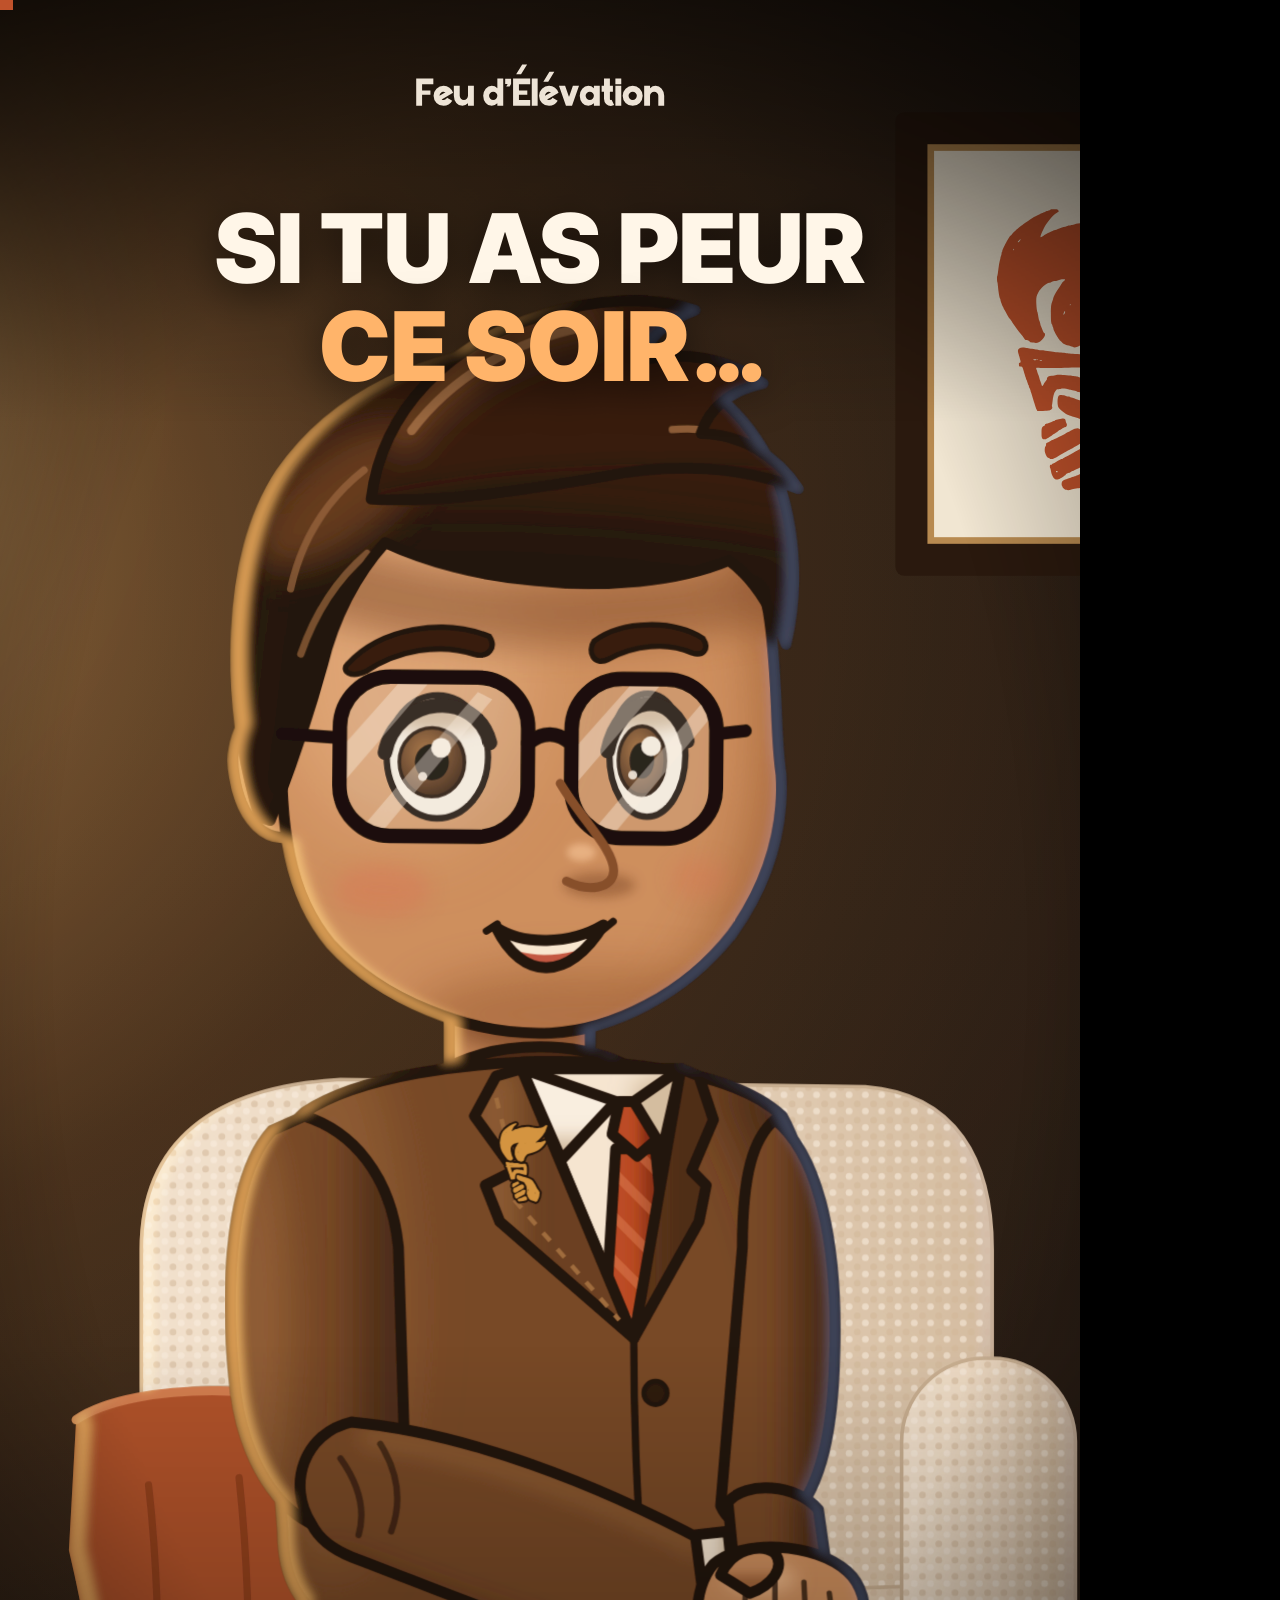
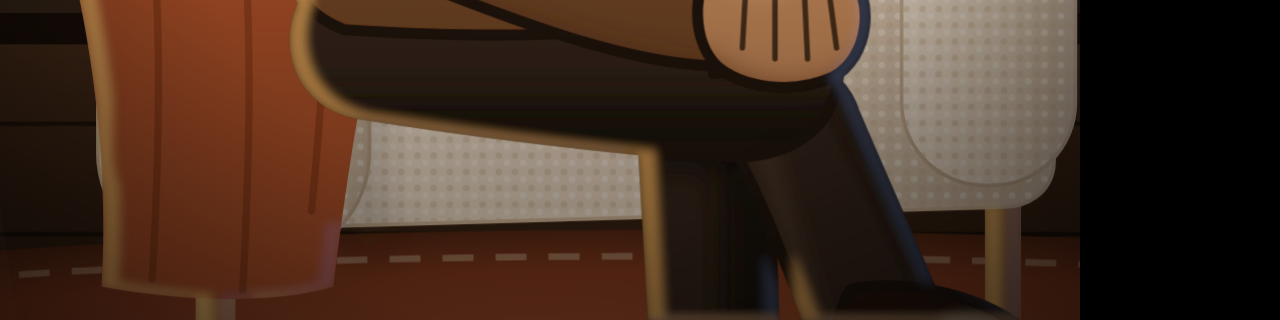
<file: verset/episodes/psaume-23-4/pages/short_youtube.html>
<!doctype html><html><head><meta charset="utf-8"><title>Psaume 23:4 · short_youtube</title><style>
@font-face{font-family:"InterT";src:url(../../../fonts/intertight-800-900.woff2) format("woff2");font-weight:800 900}
@font-face{font-family:"InterB";src:url(../../../../intro/fonts/inter-500.woff2) format("woff2")}
@font-face{font-family:"FrauncesB";src:url(../../../../intro/fonts/fraunces-700.woff2) format("woff2")}
:root{--braise:#C0522B;--or:#FFB46A;--creme:#FFF6E8;--nuit:#120A06}
html,body{margin:0;background:#000}
#stage{position:relative;overflow:hidden;background:#000}
#stage>*{position:absolute}
svg#s{left:0;top:0;display:block}
.couche{left:0;top:0;width:100%;height:100%;pointer-events:none}
#vig{background:radial-gradient(ellipse 75% 75% at 50% 50%,transparent 60%,rgba(0,0,0,.5))}
.nom{display:block;color:var(--creme)}
#marque{opacity:.92}
#noir{background:#000;opacity:0}
.inter{font-family:"InterB",Arial,sans-serif}
.fort{font-family:"InterT","InterB",Arial,sans-serif;font-weight:900}
.serif{font-family:"FrauncesB",Georgia,serif}
/* sous-titres */
#st{left:0;right:0;text-align:center}
#st span.m{display:inline-block;margin:0 .09em;transform-origin:50% 60%}
/* cartes */
.carte{opacity:0;color:var(--creme);background:rgba(18,10,6,.84);border:2px solid rgba(255,180,106,.35);border-radius:22px;box-shadow:0 20px 60px rgba(0,0,0,.45)}
.carte .ref{font-family:"InterB",Arial,sans-serif;color:var(--or);letter-spacing:.25em;text-transform:uppercase}
.carte .src{font-family:"InterB",Arial,sans-serif;color:#D9C8B4}
#cv .v span{opacity:.18}
#cv .v span.on{opacity:1}
#chap{opacity:0;background:rgba(18,10,6,.78);border:2px solid rgba(255,180,106,.35);border-radius:16px;color:var(--creme)}
#chap .n{font-family:"InterB",Arial,sans-serif;color:var(--or);letter-spacing:.25em}
#chap .t{font-family:"FrauncesB",Georgia,serif}
/* appel à l'action */
#cta{opacity:0;left:0;right:0;text-align:center}
#cta .bouton{display:inline-flex;align-items:center;gap:.45em;border-radius:999px;padding:.42em 1.1em;font-family:"InterT",Arial,sans-serif;font-weight:900;letter-spacing:.02em;color:#fff;box-shadow:0 10px 40px rgba(0,0,0,.45)}
#cta .bouton.youtube{background:#E1251B}
#cta .bouton.tiktok{background:var(--braise)}
#cta .bouton.fait{background:#5A5450}
#cta .cloche{display:inline-block;transform-origin:50% 10%}
#cta .sur{font-family:"InterT",Arial,sans-serif;font-weight:800;color:var(--creme);text-shadow:0 4px 18px rgba(0,0,0,.6);margin-bottom:.35em}
#com{opacity:0;background:var(--creme);color:#2A1A10;border-radius:22px;font-family:"InterT",Arial,sans-serif;font-weight:800;box-shadow:0 12px 40px rgba(0,0,0,.45)}
/* écran de fin */
#fin{opacity:0}
#fin .zone{position:absolute;border:3px dashed rgba(255,246,232,.55);border-radius:18px;background:rgba(18,10,6,.35)}
#fin .zone.rond{border-radius:50%}
#fin .lab{position:absolute;font-family:"InterB",Arial,sans-serif;color:rgba(255,246,232,.75);letter-spacing:.2em;text-transform:uppercase;font-size:20px}
</style></head><body>
<!-- Fichier généré par verset/source/construire.py : ne pas modifier à la main. -->
<div id="stage" style="width:1080px;height:1920px"><svg id="s" xmlns="http://www.w3.org/2000/svg" width="1080" height="1920" viewBox="305 0 608 1080" preserveAspectRatio="xMidYMid slice"><defs>
 <filter id="b2" filterUnits="userSpaceOnUse" x="-200" y="-200" width="1000" height="1400"><feGaussianBlur stdDeviation="2"/></filter>
 <filter id="b3" filterUnits="userSpaceOnUse" x="-200" y="-200" width="1000" height="1400"><feGaussianBlur stdDeviation="3"/></filter>
 <filter id="b4" filterUnits="userSpaceOnUse" x="-200" y="-200" width="1000" height="1400"><feGaussianBlur stdDeviation="4"/></filter>
 <filter id="b5" filterUnits="userSpaceOnUse" x="-200" y="-200" width="1000" height="1400"><feGaussianBlur stdDeviation="5"/></filter>
 <filter id="b6" filterUnits="userSpaceOnUse" x="-200" y="-200" width="1000" height="1400"><feGaussianBlur stdDeviation="6"/></filter>
 <filter id="b8" filterUnits="userSpaceOnUse" x="-200" y="-200" width="1000" height="1400"><feGaussianBlur stdDeviation="8"/></filter>
 <filter id="b9" filterUnits="userSpaceOnUse" x="-200" y="-200" width="1000" height="1400"><feGaussianBlur stdDeviation="9"/></filter>
 <filter id="b10" filterUnits="userSpaceOnUse" x="-200" y="-200" width="1000" height="1400"><feGaussianBlur stdDeviation="10"/></filter>
 <filter id="b12" filterUnits="userSpaceOnUse" x="-200" y="-200" width="1000" height="1400"><feGaussianBlur stdDeviation="12"/></filter>
 <filter id="b14" filterUnits="userSpaceOnUse" x="-200" y="-200" width="1000" height="1400"><feGaussianBlur stdDeviation="14"/></filter>
 <filter id="b16" filterUnits="userSpaceOnUse" x="-200" y="-200" width="1000" height="1400"><feGaussianBlur stdDeviation="16"/></filter>
 <filter id="b22" filterUnits="userSpaceOnUse" x="-200" y="-200" width="1000" height="1400"><feGaussianBlur stdDeviation="22"/></filter>
 <radialGradient id="irisG" cx=".4" cy=".35" r=".7"><stop offset="0" stop-color="#A9743F"/><stop offset=".7" stop-color="#5E3A1E"/><stop offset="1" stop-color="#3A2110"/></radialGradient>

 <linearGradient id="tq_chair" x1="0" y1="0" x2="1" y2="0"><stop offset="0" stop-color="#F8F2EA"/><stop offset=".6" stop-color="#EDE3D6"/><stop offset="1" stop-color="#D9CAB7"/></linearGradient>
 <pattern id="tq_boucle" width="9" height="9" patternUnits="userSpaceOnUse"><circle cx="2.5" cy="2.5" r="1.9" fill="#D6C5AF" opacity=".55"/><circle cx="7" cy="6.5" r="1.9" fill="#FFFFFF" opacity=".55"/></pattern>
<filter id="d_b2" filterUnits="userSpaceOnUse" x="-400" y="-400" width="2720" height="1880"><feGaussianBlur stdDeviation="2"/></filter><filter id="d_b3" filterUnits="userSpaceOnUse" x="-400" y="-400" width="2720" height="1880"><feGaussianBlur stdDeviation="3"/></filter><filter id="d_b4" filterUnits="userSpaceOnUse" x="-400" y="-400" width="2720" height="1880"><feGaussianBlur stdDeviation="4"/></filter><filter id="d_b6" filterUnits="userSpaceOnUse" x="-400" y="-400" width="2720" height="1880"><feGaussianBlur stdDeviation="6"/></filter><filter id="d_b10" filterUnits="userSpaceOnUse" x="-400" y="-400" width="2720" height="1880"><feGaussianBlur stdDeviation="10"/></filter><filter id="d_b16" filterUnits="userSpaceOnUse" x="-400" y="-400" width="2720" height="1880"><feGaussianBlur stdDeviation="16"/></filter><filter id="d_b24" filterUnits="userSpaceOnUse" x="-400" y="-400" width="2720" height="1880"><feGaussianBlur stdDeviation="24"/></filter><filter id="d_b40" filterUnits="userSpaceOnUse" x="-400" y="-400" width="2720" height="1880"><feGaussianBlur stdDeviation="40"/></filter><filter id="d_b70" filterUnits="userSpaceOnUse" x="-400" y="-400" width="2720" height="1880"><feGaussianBlur stdDeviation="70"/></filter>
 <filter id="d_halo" filterUnits="userSpaceOnUse" x="-400" y="-400" width="2720" height="1880"><feGaussianBlur in="SourceGraphic" stdDeviation="3" result="g"/><feMerge><feMergeNode in="g"/><feMergeNode in="g"/><feMergeNode in="SourceGraphic"/></feMerge></filter>
 <radialGradient id="d_vig" cx="50%" cy="50%" r="75%"><stop offset=".6" stop-color="#000" stop-opacity="0"/><stop offset="1" stop-color="#000" stop-opacity=".55"/></radialGradient>
 <linearGradient id="d_bougie" x1="0" y1="1" x2="0" y2="0"><stop offset="0" stop-color="#FFF4D0"/><stop offset=".5" stop-color="#FFC45A"/><stop offset="1" stop-color="#FF7A2A" stop-opacity=".2"/></linearGradient>
 <linearGradient id="d_bois" x1="0" y1="0" x2="0" y2="1"><stop offset="0" stop-color="#8A5A36"/><stop offset=".5" stop-color="#5A3820"/><stop offset="1" stop-color="#2A190E"/></linearGradient>
<filter id="f_s1" filterUnits="userSpaceOnUse" x="-200" y="-200" width="1100" height="1400"><feColorMatrix type="matrix" values="0.95 0 0 0 0  0 0.8 0 0 0  0 0 0.68 0 0  0 0 0 1 0" result="tinte"/><feOffset in="SourceAlpha" dx="-10" dy="-2" result="o0"/><feComposite in="SourceAlpha" in2="o0" operator="out" result="b0"/><feGaussianBlur in="b0" stdDeviation="2.6" result="f0"/><feFlood id="f_s1_r0" flood-color="#FFA54A" flood-opacity="0.8"/><feComposite in2="f0" operator="in" result="c0"/><feComposite in="c0" in2="SourceAlpha" operator="in" result="d0"/><feBlend in="d0" in2="tinte" mode="screen" result="l0"/><feOffset in="SourceAlpha" dx="8" dy="-2" result="o1"/><feComposite in="SourceAlpha" in2="o1" operator="out" result="b1"/><feGaussianBlur in="b1" stdDeviation="2.6" result="f1"/><feFlood id="f_s1_r1" flood-color="#9FB4FF" flood-opacity="0.1"/><feComposite in2="f1" operator="in" result="c1"/><feComposite in="c1" in2="SourceAlpha" operator="in" result="d1"/><feBlend in="d1" in2="l0" mode="screen" result="l1"/></filter><filter id="f_s2" filterUnits="userSpaceOnUse" x="-200" y="-200" width="1100" height="1400"><feColorMatrix type="matrix" values="0.92 0 0 0 0  0 0.86 0 0 0  0 0 0.8 0 0  0 0 0 1 0" result="tinte"/><feOffset in="SourceAlpha" dx="-9" dy="-2" result="o0"/><feComposite in="SourceAlpha" in2="o0" operator="out" result="b0"/><feGaussianBlur in="b0" stdDeviation="2.6" result="f0"/><feFlood id="f_s2_r0" flood-color="#FFE7B8" flood-opacity="0.6"/><feComposite in2="f0" operator="in" result="c0"/><feComposite in="c0" in2="SourceAlpha" operator="in" result="d0"/><feBlend in="d0" in2="tinte" mode="screen" result="l0"/><feOffset in="SourceAlpha" dx="8" dy="-2" result="o1"/><feComposite in="SourceAlpha" in2="o1" operator="out" result="b1"/><feGaussianBlur in="b1" stdDeviation="2.6" result="f1"/><feFlood id="f_s2_r1" flood-color="#FFB050" flood-opacity="0.16"/><feComposite in2="f1" operator="in" result="c1"/><feComposite in="c1" in2="SourceAlpha" operator="in" result="d1"/><feBlend in="d1" in2="l0" mode="screen" result="l1"/></filter><filter id="f_s3" filterUnits="userSpaceOnUse" x="-200" y="-200" width="1100" height="1400"><feColorMatrix type="matrix" values="0.9 0 0 0 0  0 0.82 0 0 0  0 0 0.84 0 0  0 0 0 1 0" result="tinte"/><feOffset in="SourceAlpha" dx="-10" dy="-2" result="o0"/><feComposite in="SourceAlpha" in2="o0" operator="out" result="b0"/><feGaussianBlur in="b0" stdDeviation="2.6" result="f0"/><feFlood id="f_s3_r0" flood-color="#FFC27A" flood-opacity="0.9"/><feComposite in2="f0" operator="in" result="c0"/><feComposite in="c0" in2="SourceAlpha" operator="in" result="d0"/><feBlend in="d0" in2="tinte" mode="screen" result="l0"/><feOffset in="SourceAlpha" dx="8" dy="-2" result="o1"/><feComposite in="SourceAlpha" in2="o1" operator="out" result="b1"/><feGaussianBlur in="b1" stdDeviation="2.6" result="f1"/><feFlood id="f_s3_r1" flood-color="#C8B8F0" flood-opacity="0.1"/><feComposite in2="f1" operator="in" result="c1"/><feComposite in="c1" in2="SourceAlpha" operator="in" result="d1"/><feBlend in="d1" in2="l0" mode="screen" result="l1"/></filter><filter id="f_s4" filterUnits="userSpaceOnUse" x="-200" y="-200" width="1100" height="1400"><feColorMatrix type="matrix" values="0.95 0 0 0 0  0 0.85 0 0 0  0 0 0.74 0 0  0 0 0 1 0" result="tinte"/><feOffset in="SourceAlpha" dx="9" dy="-2" result="o0"/><feComposite in="SourceAlpha" in2="o0" operator="out" result="b0"/><feGaussianBlur in="b0" stdDeviation="2.6" result="f0"/><feFlood id="f_s4_r0" flood-color="#FFB862" flood-opacity="0.7"/><feComposite in2="f0" operator="in" result="c0"/><feComposite in="c0" in2="SourceAlpha" operator="in" result="d0"/><feBlend in="d0" in2="tinte" mode="screen" result="l0"/><feOffset in="SourceAlpha" dx="-8" dy="-2" result="o1"/><feComposite in="SourceAlpha" in2="o1" operator="out" result="b1"/><feGaussianBlur in="b1" stdDeviation="2.6" result="f1"/><feFlood id="f_s4_r1" flood-color="#8FAEE8" flood-opacity="0.13"/><feComposite in2="f1" operator="in" result="c1"/><feComposite in="c1" in2="SourceAlpha" operator="in" result="d1"/><feBlend in="d1" in2="l0" mode="screen" result="l1"/></filter>
 <linearGradient id="c1_ciel" gradientUnits="userSpaceOnUse" x1="0" y1="0" x2="0" y2="900"><stop offset="0" stop-color="#05070F"/><stop offset=".5" stop-color="#0E1128"/><stop offset=".8" stop-color="#211A38"/><stop offset="1" stop-color="#3A2232"/></linearGradient>
 <linearGradient id="c1_sol" x1="0" y1="0" x2="0" y2="1"><stop offset="0" stop-color="#16100E"/><stop offset="1" stop-color="#070505"/></linearGradient>
 <radialGradient id="c1_lueur"><stop offset="0" stop-color="#FF9A3D" stop-opacity=".75"/><stop offset=".45" stop-color="#E0602A" stop-opacity=".25"/><stop offset="1" stop-color="#E0602A" stop-opacity="0"/></radialGradient>
 <radialGradient id="c1_lune"><stop offset="0" stop-color="#FFF6E2" stop-opacity=".5"/><stop offset="1" stop-color="#FFF6E2" stop-opacity="0"/></radialGradient>
 <linearGradient id="c1_fo" x1="0" y1="1" x2="0" y2="0"><stop offset="0" stop-color="#FFB347"/><stop offset=".55" stop-color="#F06A2A"/><stop offset="1" stop-color="#C0322B" stop-opacity="0"/></linearGradient>
 <linearGradient id="c1_fm" x1="0" y1="1" x2="0" y2="0"><stop offset="0" stop-color="#FFE08A"/><stop offset=".6" stop-color="#FF9A3D"/><stop offset="1" stop-color="#FF7A2A" stop-opacity="0"/></linearGradient>
 <linearGradient id="c1_fi" x1="0" y1="1" x2="0" y2="0"><stop offset="0" stop-color="#FFFBEA"/><stop offset=".6" stop-color="#FFE7A0"/><stop offset="1" stop-color="#FFD27A" stop-opacity="0"/></linearGradient>
 <linearGradient id="c1_buche" x1="0" y1="0" x2="0" y2="1"><stop offset="0" stop-color="#7A4E2E"/><stop offset=".45" stop-color="#4E301B"/><stop offset="1" stop-color="#1E120A"/></linearGradient>
 <mask id="c1_lune_m"><rect width="1920" height="1080" fill="#000"/><circle cx="1010" cy="140" r="44" fill="#fff"/><circle cx="1028" cy="128" r="40" fill="#000"/></mask>

 <linearGradient id="c2_mur" x1="0" y1="0" x2="0" y2="1"><stop offset="0" stop-color="#2A231E"/><stop offset="1" stop-color="#3A3029"/></linearGradient>
 <linearGradient id="c2_sol" x1="0" y1="0" x2="0" y2="1"><stop offset="0" stop-color="#2E251E"/><stop offset="1" stop-color="#110D0A"/></linearGradient>
 <linearGradient id="c2_rayon" gradientUnits="userSpaceOnUse" x1="1330" y1="300" x2="860" y2="1080"><stop offset="0" stop-color="#FFE9C4" stop-opacity=".75"/><stop offset=".7" stop-color="#FFE0B0" stop-opacity=".22"/><stop offset="1" stop-color="#FFE0B0" stop-opacity="0"/></linearGradient>
 <linearGradient id="c2_banc" x1="0" y1="0" x2="0" y2="1"><stop offset="0" stop-color="#4E301B"/><stop offset="1" stop-color="#2A190E"/></linearGradient>
 <radialGradient id="c2_cierges"><stop offset="0" stop-color="#FFA040" stop-opacity=".45"/><stop offset="1" stop-color="#FFA040" stop-opacity="0"/></radialGradient>
 <clipPath id="c2_vitrail"><path d="M1170 650 L1170 330 C1170 220 1240 150 1330 110 C1420 150 1490 220 1490 330 L1490 650 Z"/></clipPath>

 <linearGradient id="c3_ciel" gradientUnits="userSpaceOnUse" x1="0" y1="0" x2="0" y2="820"><stop offset="0" stop-color="#1A2244"/><stop offset=".3" stop-color="#36386A"/><stop offset=".55" stop-color="#8E6088"/><stop offset=".75" stop-color="#EE8E74"/><stop offset=".9" stop-color="#FFC48A"/><stop offset="1" stop-color="#FFE0A8"/></linearGradient>
 <radialGradient id="c3_soleil"><stop offset="0" stop-color="#FFFDF2"/><stop offset=".7" stop-color="#FFE7AE"/><stop offset="1" stop-color="#FFD28A"/></radialGradient>
 <radialGradient id="c3_halo"><stop offset="0" stop-color="#FFE2A0" stop-opacity=".9"/><stop offset=".3" stop-color="#FFC07A" stop-opacity=".35"/><stop offset="1" stop-color="#FF9A6A" stop-opacity="0"/></radialGradient>
 <linearGradient id="c3_roc" x1="0" y1="0" x2="0" y2="1"><stop offset="0" stop-color="#3E2E38"/><stop offset=".4" stop-color="#2A1F2A"/><stop offset="1" stop-color="#140E16"/></linearGradient>
<linearGradient id="c3_n0" gradientUnits="userSpaceOnUse" x1="0" y1="671" x2="0" y2="818"><stop offset="0" stop-color="#FFE8D2"/><stop offset=".55" stop-color="#DDA8B2"/><stop offset="1" stop-color="#DDA8B2"/></linearGradient><linearGradient id="c3_n1" gradientUnits="userSpaceOnUse" x1="0" y1="700" x2="0" y2="907"><stop offset="0" stop-color="#FFE2C8"/><stop offset=".55" stop-color="#C690A8"/><stop offset="1" stop-color="#C690A8"/></linearGradient><linearGradient id="c3_n2" gradientUnits="userSpaceOnUse" x1="0" y1="750" x2="0" y2="1021"><stop offset="0" stop-color="#FCD8C2"/><stop offset=".55" stop-color="#A97C9E"/><stop offset="1" stop-color="#A97C9E"/></linearGradient><linearGradient id="c3_n3" gradientUnits="userSpaceOnUse" x1="0" y1="818" x2="0" y2="1163"><stop offset="0" stop-color="#F6CDBA"/><stop offset=".55" stop-color="#8A6890"/><stop offset="1" stop-color="#8A6890"/></linearGradient>
 <linearGradient id="c4_mur" x1="0" y1="0" x2="0" y2="1"><stop offset="0" stop-color="#1E1610"/><stop offset="1" stop-color="#2E2016"/></linearGradient>
 <linearGradient id="c4_nuit" x1="0" y1="0" x2="0" y2="1"><stop offset="0" stop-color="#08101E"/><stop offset="1" stop-color="#1C2C48"/></linearGradient>
 <linearGradient id="c4_rideau" x1="0" y1="0" x2="1" y2="0"><stop offset="0" stop-color="#6A2A18"/><stop offset=".5" stop-color="#A0452A"/><stop offset="1" stop-color="#5A2414"/></linearGradient>
 <linearGradient id="c4_parquet" x1="0" y1="0" x2="0" y2="1"><stop offset="0" stop-color="#4A2E1A"/><stop offset="1" stop-color="#1E120A"/></linearGradient>
 <radialGradient id="c4_tapis"><stop offset="0" stop-color="#B65A34"/><stop offset=".7" stop-color="#8E3F20"/><stop offset="1" stop-color="#5A2A14"/></radialGradient>
 <radialGradient id="c4_lampe"><stop offset="0" stop-color="#FFC070" stop-opacity=".55"/><stop offset=".5" stop-color="#FF9A40" stop-opacity=".16"/><stop offset="1" stop-color="#FF9A40" stop-opacity="0"/></radialGradient>
 <linearGradient id="c4_cone" x1="0" y1="0" x2="0" y2="1"><stop offset="0" stop-color="#FFD08A" stop-opacity=".35"/><stop offset="1" stop-color="#FFD08A" stop-opacity="0"/></linearGradient>
 <clipPath id="c4_vitre"><rect x="1150" y="120" width="580" height="580"/></clipPath>
</defs><g id="cam"><g id="fonds"><g id="s1_fond" display="none"><rect width="1920" height="1080" fill="url(#c1_ciel)"/><circle class="etoile" cx="317" cy="441" r="1.6" fill="#FFF3DC" data-o="0.52" data-ph="5.31" data-sp="3.48"/><circle class="etoile" cx="911" cy="616" r="0.9" fill="#FFF3DC" data-o="0.65" data-ph="1.49" data-sp="1.21"/><circle class="etoile" cx="712" cy="375" r="0.8" fill="#FFF3DC" data-o="0.44" data-ph="4.73" data-sp="3.32"/><circle class="etoile" cx="1332" cy="280" r="1.6" fill="#FFF3DC" data-o="0.81" data-ph="2.56" data-sp="2.22"/><circle class="etoile" cx="1837" cy="346" r="1.6" fill="#FFF3DC" data-o="0.42" data-ph="6.00" data-sp="2.05"/><circle class="etoile" cx="297" cy="523" r="0.8" fill="#FFF3DC" data-o="0.84" data-ph="0.12" data-sp="1.57"/><circle class="etoile" cx="1399" cy="257" r="0.9" fill="#FFF3DC" data-o="0.46" data-ph="0.23" data-sp="3.19"/><circle class="etoile" cx="451" cy="499" r="0.9" fill="#FFF3DC" data-o="0.75" data-ph="5.06" data-sp="2.71"/><circle class="etoile" cx="1823" cy="574" r="1.6" fill="#FFF3DC" data-o="0.39" data-ph="3.53" data-sp="2.49"/><circle class="etoile" cx="745" cy="218" r="0.9" fill="#FFF3DC" data-o="0.88" data-ph="2.58" data-sp="2.04"/><circle class="etoile" cx="867" cy="247" r="1.1" fill="#FFF3DC" data-o="0.58" data-ph="0.17" data-sp="1.41"/><circle class="etoile" cx="1379" cy="635" r="1.1" fill="#FFF3DC" data-o="0.35" data-ph="0.44" data-sp="2.58"/><circle class="etoile" cx="1003" cy="366" r="1" fill="#FFF3DC" data-o="0.68" data-ph="3.92" data-sp="1.62"/><circle class="etoile" cx="327" cy="223" r="1" fill="#FFF3DC" data-o="0.56" data-ph="3.76" data-sp="1.91"/><circle class="etoile" cx="198" cy="42" r="2.1" fill="#FFF3DC" data-o="0.45" data-ph="2.70" data-sp="1.57"/><circle class="etoile" cx="70" cy="333" r="1.6" fill="#FFF3DC" data-o="0.92" data-ph="2.56" data-sp="3.47"/><circle class="etoile" cx="1846" cy="378" r="1" fill="#FFF3DC" data-o="0.64" data-ph="2.37" data-sp="1.77"/><circle class="etoile" cx="1682" cy="104" r="0.8" fill="#FFF3DC" data-o="0.61" data-ph="2.57" data-sp="2.91"/><circle class="etoile" cx="110" cy="184" r="2.1" fill="#FFF3DC" data-o="0.50" data-ph="1.83" data-sp="2.16"/><circle class="etoile" cx="328" cy="44" r="1" fill="#FFF3DC" data-o="0.74" data-ph="0.92" data-sp="1.55"/><circle class="etoile" cx="1399" cy="32" r="0.9" fill="#FFF3DC" data-o="0.93" data-ph="3.31" data-sp="2.88"/><circle class="etoile" cx="54" cy="136" r="2.1" fill="#FFF3DC" data-o="0.57" data-ph="0.97" data-sp="2.05"/><circle class="etoile" cx="1484" cy="310" r="2.1" fill="#FFF3DC" data-o="0.64" data-ph="0.87" data-sp="2.55"/><circle class="etoile" cx="267" cy="461" r="1.1" fill="#FFF3DC" data-o="0.76" data-ph="6.01" data-sp="1.25"/><circle class="etoile" cx="1140" cy="412" r="2.1" fill="#FFF3DC" data-o="0.92" data-ph="2.65" data-sp="2.77"/><circle class="etoile" cx="1443" cy="520" r="0.9" fill="#FFF3DC" data-o="0.43" data-ph="0.60" data-sp="1.42"/><circle class="etoile" cx="49" cy="286" r="0.9" fill="#FFF3DC" data-o="0.39" data-ph="0.75" data-sp="1.85"/><circle class="etoile" cx="584" cy="603" r="1.1" fill="#FFF3DC" data-o="0.65" data-ph="1.38" data-sp="1.58"/><circle class="etoile" cx="353" cy="242" r="1.6" fill="#FFF3DC" data-o="0.80" data-ph="4.77" data-sp="2.59"/><circle class="etoile" cx="969" cy="477" r="0.8" fill="#FFF3DC" data-o="0.82" data-ph="0.05" data-sp="2.27"/><circle class="etoile" cx="122" cy="489" r="0.9" fill="#FFF3DC" data-o="0.86" data-ph="1.47" data-sp="3.42"/><circle class="etoile" cx="1162" cy="477" r="0.9" fill="#FFF3DC" data-o="0.58" data-ph="1.95" data-sp="3.27"/><circle class="etoile" cx="566" cy="322" r="1.3" fill="#FFF3DC" data-o="0.64" data-ph="3.61" data-sp="2.45"/><circle class="etoile" cx="115" cy="381" r="1" fill="#FFF3DC" data-o="0.93" data-ph="1.95" data-sp="2.81"/><circle class="etoile" cx="1010" cy="359" r="0.8" fill="#FFF3DC" data-o="0.72" data-ph="2.05" data-sp="1.66"/><circle class="etoile" cx="125" cy="421" r="1.1" fill="#FFF3DC" data-o="0.41" data-ph="0.48" data-sp="1.37"/><circle class="etoile" cx="1564" cy="486" r="1.1" fill="#FFF3DC" data-o="0.65" data-ph="5.97" data-sp="2.76"/><circle class="etoile" cx="1355" cy="301" r="1.3" fill="#FFF3DC" data-o="0.58" data-ph="2.53" data-sp="1.72"/><circle class="etoile" cx="94" cy="278" r="0.9" fill="#FFF3DC" data-o="0.52" data-ph="3.71" data-sp="2.13"/><circle class="etoile" cx="820" cy="510" r="1.1" fill="#FFF3DC" data-o="0.58" data-ph="3.07" data-sp="2.65"/><circle class="etoile" cx="1849" cy="55" r="1.1" fill="#FFF3DC" data-o="0.45" data-ph="2.35" data-sp="2.59"/><circle class="etoile" cx="415" cy="288" r="1.6" fill="#FFF3DC" data-o="0.81" data-ph="4.21" data-sp="3.18"/><circle class="etoile" cx="1342" cy="437" r="0.9" fill="#FFF3DC" data-o="0.64" data-ph="3.14" data-sp="1.90"/><circle class="etoile" cx="733" cy="336" r="1.6" fill="#FFF3DC" data-o="0.94" data-ph="0.04" data-sp="1.92"/><circle class="etoile" cx="599" cy="250" r="0.9" fill="#FFF3DC" data-o="0.40" data-ph="1.10" data-sp="2.40"/><circle class="etoile" cx="1190" cy="240" r="1.6" fill="#FFF3DC" data-o="0.63" data-ph="0.68" data-sp="3.40"/><circle class="etoile" cx="1352" cy="132" r="1" fill="#FFF3DC" data-o="0.57" data-ph="3.66" data-sp="1.63"/><circle class="etoile" cx="157" cy="18" r="1.3" fill="#FFF3DC" data-o="0.50" data-ph="5.33" data-sp="1.55"/><circle class="etoile" cx="1308" cy="128" r="1.3" fill="#FFF3DC" data-o="0.76" data-ph="4.51" data-sp="1.56"/><circle class="etoile" cx="754" cy="257" r="1.1" fill="#FFF3DC" data-o="0.72" data-ph="1.77" data-sp="1.60"/><circle class="etoile" cx="738" cy="174" r="0.9" fill="#FFF3DC" data-o="0.94" data-ph="1.36" data-sp="2.01"/><circle class="etoile" cx="1209" cy="558" r="1" fill="#FFF3DC" data-o="0.36" data-ph="3.16" data-sp="1.29"/><circle class="etoile" cx="1167" cy="448" r="0.9" fill="#FFF3DC" data-o="0.94" data-ph="5.93" data-sp="1.54"/><circle class="etoile" cx="1868" cy="122" r="1" fill="#FFF3DC" data-o="0.89" data-ph="2.33" data-sp="1.51"/><circle class="etoile" cx="1520" cy="526" r="1.3" fill="#FFF3DC" data-o="0.85" data-ph="1.94" data-sp="2.16"/><circle class="etoile" cx="1694" cy="156" r="1.3" fill="#FFF3DC" data-o="0.83" data-ph="5.31" data-sp="3.33"/><circle class="etoile" cx="1696" cy="11" r="1.3" fill="#FFF3DC" data-o="0.39" data-ph="2.75" data-sp="3.12"/><circle class="etoile" cx="1899" cy="421" r="0.9" fill="#FFF3DC" data-o="0.39" data-ph="5.14" data-sp="2.59"/><circle class="etoile" cx="1191" cy="302" r="2.1" fill="#FFF3DC" data-o="0.76" data-ph="0.96" data-sp="1.55"/><circle class="etoile" cx="553" cy="410" r="0.8" fill="#FFF3DC" data-o="0.88" data-ph="0.45" data-sp="1.36"/><circle class="etoile" cx="983" cy="434" r="0.9" fill="#FFF3DC" data-o="0.57" data-ph="2.22" data-sp="1.57"/><circle class="etoile" cx="1124" cy="176" r="2.1" fill="#FFF3DC" data-o="0.74" data-ph="1.00" data-sp="1.44"/><circle class="etoile" cx="1787" cy="345" r="1.1" fill="#FFF3DC" data-o="0.47" data-ph="1.22" data-sp="3.39"/><circle class="etoile" cx="813" cy="208" r="0.9" fill="#FFF3DC" data-o="0.48" data-ph="0.26" data-sp="2.01"/><circle class="etoile" cx="1022" cy="402" r="0.9" fill="#FFF3DC" data-o="0.36" data-ph="2.32" data-sp="2.30"/><circle class="etoile" cx="1659" cy="283" r="0.8" fill="#FFF3DC" data-o="0.89" data-ph="4.28" data-sp="1.70"/><circle class="etoile" cx="1493" cy="578" r="1.3" fill="#FFF3DC" data-o="0.71" data-ph="0.70" data-sp="1.91"/><circle class="etoile" cx="403" cy="297" r="1.6" fill="#FFF3DC" data-o="0.83" data-ph="0.07" data-sp="2.01"/><circle class="etoile" cx="1178" cy="389" r="2.1" fill="#FFF3DC" data-o="0.58" data-ph="4.72" data-sp="1.62"/><circle class="etoile" cx="1871" cy="320" r="1.1" fill="#FFF3DC" data-o="0.47" data-ph="6.29" data-sp="2.48"/><circle class="etoile" cx="1489" cy="474" r="1" fill="#FFF3DC" data-o="0.90" data-ph="1.51" data-sp="2.58"/><circle class="etoile" cx="676" cy="430" r="2.1" fill="#FFF3DC" data-o="0.57" data-ph="0.83" data-sp="1.26"/><circle class="etoile" cx="812" cy="371" r="0.8" fill="#FFF3DC" data-o="0.94" data-ph="4.66" data-sp="2.91"/><circle class="etoile" cx="408" cy="341" r="1" fill="#FFF3DC" data-o="0.89" data-ph="3.24" data-sp="1.48"/><circle class="etoile" cx="461" cy="272" r="1.6" fill="#FFF3DC" data-o="0.63" data-ph="3.12" data-sp="1.64"/><circle class="etoile" cx="407" cy="118" r="2.1" fill="#FFF3DC" data-o="0.58" data-ph="3.08" data-sp="1.81"/><circle class="etoile" cx="1033" cy="294" r="0.8" fill="#FFF3DC" data-o="0.82" data-ph="2.12" data-sp="2.21"/><circle class="etoile" cx="580" cy="89" r="0.9" fill="#FFF3DC" data-o="0.95" data-ph="2.37" data-sp="2.11"/><circle class="etoile" cx="7" cy="425" r="1.3" fill="#FFF3DC" data-o="0.53" data-ph="5.24" data-sp="2.25"/><circle class="etoile" cx="933" cy="557" r="1.3" fill="#FFF3DC" data-o="0.84" data-ph="3.04" data-sp="1.33"/><circle class="etoile" cx="711" cy="529" r="1.1" fill="#FFF3DC" data-o="0.55" data-ph="2.23" data-sp="2.49"/><circle class="etoile" cx="860" cy="460" r="0.8" fill="#FFF3DC" data-o="0.87" data-ph="4.73" data-sp="2.06"/><circle class="etoile" cx="481" cy="500" r="2.1" fill="#FFF3DC" data-o="0.42" data-ph="5.63" data-sp="2.57"/><circle class="etoile" cx="640" cy="543" r="1.6" fill="#FFF3DC" data-o="0.53" data-ph="3.99" data-sp="1.54"/><circle class="etoile" cx="1596" cy="169" r="1.6" fill="#FFF3DC" data-o="0.72" data-ph="4.07" data-sp="2.38"/><circle class="etoile" cx="257" cy="494" r="1.1" fill="#FFF3DC" data-o="0.48" data-ph="4.32" data-sp="1.97"/><circle class="etoile" cx="1247" cy="236" r="0.9" fill="#FFF3DC" data-o="0.86" data-ph="1.79" data-sp="1.80"/><circle class="etoile" cx="1584" cy="39" r="2.1" fill="#FFF3DC" data-o="0.88" data-ph="4.13" data-sp="1.25"/><circle class="etoile" cx="1392" cy="381" r="1.1" fill="#FFF3DC" data-o="0.64" data-ph="3.39" data-sp="2.46"/><circle class="etoile" cx="830" cy="14" r="1" fill="#FFF3DC" data-o="0.44" data-ph="2.53" data-sp="2.22"/><circle class="etoile" cx="1244" cy="460" r="1.3" fill="#FFF3DC" data-o="0.48" data-ph="4.97" data-sp="1.25"/><circle class="etoile" cx="1235" cy="291" r="0.9" fill="#FFF3DC" data-o="0.81" data-ph="5.68" data-sp="2.92"/><circle class="etoile" cx="662" cy="99" r="0.8" fill="#FFF3DC" data-o="0.83" data-ph="2.06" data-sp="1.96"/><circle class="etoile" cx="414" cy="31" r="0.9" fill="#FFF3DC" data-o="0.47" data-ph="0.07" data-sp="1.56"/><circle class="etoile" cx="294" cy="353" r="0.9" fill="#FFF3DC" data-o="0.67" data-ph="0.73" data-sp="2.13"/><circle class="etoile" cx="1461" cy="130" r="1.6" fill="#FFF3DC" data-o="0.47" data-ph="0.11" data-sp="2.99"/><circle class="etoile" cx="422" cy="364" r="0.9" fill="#FFF3DC" data-o="0.47" data-ph="3.63" data-sp="3.08"/><circle class="etoile" cx="999" cy="425" r="0.8" fill="#FFF3DC" data-o="0.59" data-ph="6.05" data-sp="3.05"/><circle class="etoile" cx="1319" cy="566" r="1.1" fill="#FFF3DC" data-o="0.37" data-ph="3.14" data-sp="3.25"/><circle class="etoile" cx="1481" cy="371" r="0.9" fill="#FFF3DC" data-o="0.37" data-ph="4.04" data-sp="2.99"/><circle class="etoile" cx="493" cy="302" r="1" fill="#FFF3DC" data-o="0.67" data-ph="1.03" data-sp="1.98"/><circle class="etoile" cx="1275" cy="420" r="1.1" fill="#FFF3DC" data-o="0.90" data-ph="1.85" data-sp="1.47"/><circle class="etoile" cx="1123" cy="312" r="2.1" fill="#FFF3DC" data-o="0.83" data-ph="4.75" data-sp="1.54"/><circle class="etoile" cx="592" cy="72" r="1.6" fill="#FFF3DC" data-o="0.76" data-ph="5.71" data-sp="1.31"/><circle class="etoile" cx="1432" cy="530" r="1.3" fill="#FFF3DC" data-o="0.76" data-ph="3.95" data-sp="2.29"/><circle class="etoile" cx="1068" cy="233" r="0.9" fill="#FFF3DC" data-o="0.38" data-ph="3.94" data-sp="2.60"/><circle class="etoile" cx="835" cy="493" r="0.8" fill="#FFF3DC" data-o="0.61" data-ph="1.26" data-sp="1.27"/><circle class="etoile" cx="411" cy="556" r="1" fill="#FFF3DC" data-o="0.36" data-ph="4.87" data-sp="3.16"/><circle class="etoile" cx="1851" cy="159" r="1" fill="#FFF3DC" data-o="0.67" data-ph="2.36" data-sp="1.84"/><circle class="etoile" cx="1141" cy="532" r="1.6" fill="#FFF3DC" data-o="0.57" data-ph="0.90" data-sp="2.05"/><circle class="etoile" cx="1733" cy="417" r="1" fill="#FFF3DC" data-o="0.76" data-ph="4.86" data-sp="2.75"/><circle class="etoile" cx="1852" cy="563" r="0.9" fill="#FFF3DC" data-o="0.78" data-ph="1.92" data-sp="2.49"/><circle class="etoile" cx="1577" cy="501" r="1.6" fill="#FFF3DC" data-o="0.59" data-ph="3.94" data-sp="1.83"/><circle class="etoile" cx="513" cy="508" r="1.3" fill="#FFF3DC" data-o="0.81" data-ph="1.45" data-sp="1.48"/><circle class="etoile" cx="47" cy="135" r="1.1" fill="#FFF3DC" data-o="0.94" data-ph="3.15" data-sp="2.81"/><circle class="etoile" cx="987" cy="620" r="1.6" fill="#FFF3DC" data-o="0.89" data-ph="2.40" data-sp="3.34"/><circle class="etoile" cx="1478" cy="332" r="0.8" fill="#FFF3DC" data-o="0.43" data-ph="0.03" data-sp="1.41"/><circle class="etoile" cx="872" cy="489" r="0.8" fill="#FFF3DC" data-o="0.39" data-ph="2.06" data-sp="1.61"/><circle class="etoile" cx="1119" cy="418" r="2.1" fill="#FFF3DC" data-o="0.78" data-ph="2.60" data-sp="2.10"/><circle class="etoile" cx="1399" cy="74" r="1" fill="#FFF3DC" data-o="0.35" data-ph="2.58" data-sp="3.02"/><circle class="etoile" cx="1685" cy="296" r="1" fill="#FFF3DC" data-o="0.88" data-ph="1.67" data-sp="2.00"/><circle class="etoile" cx="1017" cy="417" r="1.6" fill="#FFF3DC" data-o="0.56" data-ph="3.98" data-sp="3.08"/><circle class="etoile" cx="535" cy="501" r="0.8" fill="#FFF3DC" data-o="0.93" data-ph="0.27" data-sp="3.01"/><circle class="etoile" cx="1331" cy="323" r="0.8" fill="#FFF3DC" data-o="0.83" data-ph="1.09" data-sp="2.52"/><circle class="etoile" cx="1064" cy="544" r="2.1" fill="#FFF3DC" data-o="0.54" data-ph="4.52" data-sp="2.60"/><circle class="etoile" cx="381" cy="111" r="1.6" fill="#FFF3DC" data-o="0.54" data-ph="1.59" data-sp="1.70"/><circle class="etoile" cx="761" cy="507" r="2.1" fill="#FFF3DC" data-o="0.53" data-ph="5.85" data-sp="1.29"/><circle class="etoile" cx="574" cy="146" r="2.1" fill="#FFF3DC" data-o="0.61" data-ph="5.51" data-sp="3.49"/><circle class="etoile" cx="161" cy="617" r="1.1" fill="#FFF3DC" data-o="0.63" data-ph="4.36" data-sp="3.00"/><circle class="etoile" cx="359" cy="394" r="0.8" fill="#FFF3DC" data-o="0.88" data-ph="5.74" data-sp="1.39"/><circle class="etoile" cx="1372" cy="311" r="0.9" fill="#FFF3DC" data-o="0.84" data-ph="5.73" data-sp="2.62"/><circle class="etoile" cx="17" cy="491" r="1" fill="#FFF3DC" data-o="0.66" data-ph="4.55" data-sp="1.20"/><circle class="etoile" cx="1704" cy="558" r="1.1" fill="#FFF3DC" data-o="0.40" data-ph="2.57" data-sp="3.46"/><circle class="etoile" cx="1658" cy="504" r="1.1" fill="#FFF3DC" data-o="0.80" data-ph="1.17" data-sp="1.89"/><circle class="etoile" cx="1466" cy="144" r="0.8" fill="#FFF3DC" data-o="0.91" data-ph="0.90" data-sp="3.31"/><circle class="etoile" cx="1255" cy="357" r="2.1" fill="#FFF3DC" data-o="0.56" data-ph="3.39" data-sp="1.47"/><circle class="etoile" cx="1024" cy="33" r="0.8" fill="#FFF3DC" data-o="0.73" data-ph="5.60" data-sp="2.26"/><circle class="etoile" cx="907" cy="330" r="0.9" fill="#FFF3DC" data-o="0.74" data-ph="2.98" data-sp="2.97"/><circle class="etoile" cx="1317" cy="202" r="1.3" fill="#FFF3DC" data-o="0.70" data-ph="3.05" data-sp="2.17"/><circle class="etoile" cx="441" cy="575" r="2.1" fill="#FFF3DC" data-o="0.51" data-ph="4.23" data-sp="3.45"/><circle class="etoile" cx="1014" cy="579" r="0.8" fill="#FFF3DC" data-o="0.92" data-ph="1.17" data-sp="3.11"/><circle class="etoile" cx="924" cy="382" r="1" fill="#FFF3DC" data-o="0.50" data-ph="1.62" data-sp="3.19"/><circle class="etoile" cx="1235" cy="402" r="0.8" fill="#FFF3DC" data-o="0.86" data-ph="3.55" data-sp="1.34"/><circle class="etoile" cx="1908" cy="109" r="0.8" fill="#FFF3DC" data-o="0.66" data-ph="3.49" data-sp="3.43"/><circle class="etoile" cx="1500" cy="152" r="1.1" fill="#FFF3DC" data-o="0.77" data-ph="6.28" data-sp="3.15"/><circle class="etoile" cx="762" cy="395" r="0.9" fill="#FFF3DC" data-o="0.61" data-ph="0.10" data-sp="1.87"/><circle class="etoile" cx="724" cy="126" r="1.6" fill="#FFF3DC" data-o="0.74" data-ph="1.64" data-sp="2.86"/><circle class="etoile" cx="1277" cy="254" r="1" fill="#FFF3DC" data-o="0.70" data-ph="5.63" data-sp="1.34"/><circle class="etoile" cx="696" cy="239" r="1" fill="#FFF3DC" data-o="0.67" data-ph="3.24" data-sp="1.81"/><circle class="etoile" cx="308" cy="573" r="2.1" fill="#FFF3DC" data-o="0.46" data-ph="2.11" data-sp="3.03"/><circle class="etoile" cx="435" cy="493" r="0.9" fill="#FFF3DC" data-o="0.54" data-ph="3.32" data-sp="3.31"/><circle class="etoile" cx="1161" cy="22" r="0.8" fill="#FFF3DC" data-o="0.86" data-ph="3.03" data-sp="3.18"/><circle class="etoile" cx="1154" cy="108" r="1.1" fill="#FFF3DC" data-o="0.58" data-ph="1.91" data-sp="3.01"/><circle class="etoile" cx="1884" cy="93" r="1.3" fill="#FFF3DC" data-o="0.58" data-ph="3.94" data-sp="1.58"/><circle class="etoile" cx="1541" cy="245" r="0.8" fill="#FFF3DC" data-o="0.75" data-ph="1.29" data-sp="2.38"/><circle class="etoile" cx="345" cy="73" r="1" fill="#FFF3DC" data-o="0.37" data-ph="6.09" data-sp="3.04"/><circle class="etoile" cx="647" cy="257" r="1.6" fill="#FFF3DC" data-o="0.64" data-ph="0.53" data-sp="2.87"/><circle class="etoile" cx="772" cy="481" r="1.3" fill="#FFF3DC" data-o="0.70" data-ph="0.93" data-sp="2.39"/><circle class="etoile" cx="170" cy="539" r="1.1" fill="#FFF3DC" data-o="0.59" data-ph="4.13" data-sp="3.08"/><circle class="etoile" cx="1462" cy="566" r="2.1" fill="#FFF3DC" data-o="0.38" data-ph="1.53" data-sp="3.29"/><circle class="etoile" cx="1481" cy="474" r="1.3" fill="#FFF3DC" data-o="0.51" data-ph="2.98" data-sp="1.83"/><circle class="etoile" cx="1527" cy="273" r="2.1" fill="#FFF3DC" data-o="0.91" data-ph="4.64" data-sp="2.20"/><circle class="etoile" cx="1715" cy="570" r="2.1" fill="#FFF3DC" data-o="0.46" data-ph="2.28" data-sp="3.01"/><circle class="etoile" cx="1452" cy="181" r="1.1" fill="#FFF3DC" data-o="0.37" data-ph="3.97" data-sp="3.46"/><circle class="etoile" cx="134" cy="75" r="1.1" fill="#FFF3DC" data-o="0.92" data-ph="2.96" data-sp="3.02"/><circle class="etoile" cx="1867" cy="211" r="0.9" fill="#FFF3DC" data-o="0.67" data-ph="0.48" data-sp="3.15"/><circle class="etoile" cx="340" cy="480" r="0.8" fill="#FFF3DC" data-o="0.47" data-ph="3.96" data-sp="2.42"/><circle class="etoile" cx="1855" cy="329" r="1.1" fill="#FFF3DC" data-o="0.41" data-ph="3.25" data-sp="3.27"/><circle class="etoile" cx="167" cy="395" r="1.6" fill="#FFF3DC" data-o="0.93" data-ph="3.11" data-sp="2.16"/><circle class="etoile" cx="436" cy="177" r="0.9" fill="#FFF3DC" data-o="0.36" data-ph="4.09" data-sp="1.67"/><g class="etoile" data-o=".9" data-ph="4.39" data-sp="1.20"><circle cx="681" cy="191" r="7" fill="#FFF3DC" opacity=".25" filter="url(#d_b4)"/><circle cx="681" cy="191" r="2.2" fill="#FFFBF0"/></g><g class="etoile" data-o=".9" data-ph="5.29" data-sp="1.83"><circle cx="279" cy="193" r="7" fill="#FFF3DC" opacity=".25" filter="url(#d_b4)"/><circle cx="279" cy="193" r="2.2" fill="#FFFBF0"/></g><g class="etoile" data-o=".9" data-ph="4.80" data-sp="1.04"><circle cx="1729" cy="373" r="7" fill="#FFF3DC" opacity=".25" filter="url(#d_b4)"/><circle cx="1729" cy="373" r="2.2" fill="#FFFBF0"/></g><g class="etoile" data-o=".9" data-ph="5.78" data-sp="1.80"><circle cx="1441" cy="363" r="7" fill="#FFF3DC" opacity=".25" filter="url(#d_b4)"/><circle cx="1441" cy="363" r="2.2" fill="#FFFBF0"/></g><g class="etoile" data-o=".9" data-ph="6.19" data-sp="1.74"><circle cx="841" cy="63" r="7" fill="#FFF3DC" opacity=".25" filter="url(#d_b4)"/><circle cx="841" cy="63" r="2.2" fill="#FFFBF0"/></g><g class="etoile" data-o=".9" data-ph="5.64" data-sp="1.03"><circle cx="570" cy="47" r="7" fill="#FFF3DC" opacity=".25" filter="url(#d_b4)"/><circle cx="570" cy="47" r="2.2" fill="#FFFBF0"/></g><g class="etoile" data-o=".9" data-ph="2.44" data-sp="1.95"><circle cx="952" cy="402" r="7" fill="#FFF3DC" opacity=".25" filter="url(#d_b4)"/><circle cx="952" cy="402" r="2.2" fill="#FFFBF0"/></g><circle cx="1010" cy="140" r="150" fill="url(#c1_lune)" opacity=".5"/><g mask="url(#c1_lune_m)"><circle cx="1010" cy="140" r="44" fill="#F3E9D8"/></g><path d="M0 720 L140 650 L260 690 L420 590 L560 660 L700 610 L860 680 L1020 600 L1180 670 L1330 560 L1500 650 L1640 610 L1800 680 L1920 640 L1920 900 L0 900 Z" fill="#0E0C20"/><path d="M0 720 L140 650 L260 690 L420 590 L560 660 L700 610 L860 680 L1020 600 L1180 670 L1330 560 L1500 650 L1640 610 L1800 680 L1920 640" fill="none" stroke="#2E2850" stroke-width="3" opacity=".5"/><path d="M0 800 C200 760 420 790 640 770 C900 748 1160 790 1400 760 C1600 740 1780 770 1920 750 L1920 900 L0 900 Z" fill="#08070F"/><path d="M-23 881 L40 761 L103 881 Z" fill="#08070E"/><path d="M-10 815 L40 695 L90 815 Z" fill="#08070E"/><path d="M2 749 L40 629 L78 749 Z" fill="#08070E"/><path d="M15 683 L40 563 L65 683 Z" fill="#08070E"/><rect x="34" y="800" width="13" height="60" fill="#08070E"/><path d="M50 887 L130 735 L210 887 Z" fill="#08070E"/><path d="M66 803 L130 651 L194 803 Z" fill="#08070E"/><path d="M82 719 L130 567 L178 719 Z" fill="#08070E"/><path d="M98 636 L130 484 L162 636 Z" fill="#08070E"/><rect x="122" y="784" width="16" height="76" fill="#08070E"/><path d="M175 878 L230 774 L285 878 Z" fill="#08070E"/><path d="M186 821 L230 717 L274 821 Z" fill="#08070E"/><path d="M197 764 L230 660 L263 764 Z" fill="#08070E"/><path d="M208 707 L230 603 L252 707 Z" fill="#08070E"/><rect x="225" y="808" width="11" height="52" fill="#08070E"/><path d="M1633 882 L1700 754 L1767 882 Z" fill="#08070E"/><path d="M1646 812 L1700 684 L1754 812 Z" fill="#08070E"/><path d="M1660 742 L1700 614 L1740 742 Z" fill="#08070E"/><path d="M1673 671 L1700 543 L1727 671 Z" fill="#08070E"/><rect x="1693" y="796" width="13" height="64" fill="#08070E"/><path d="M1716 888 L1800 728 L1884 888 Z" fill="#08070E"/><path d="M1733 800 L1800 640 L1867 800 Z" fill="#08070E"/><path d="M1750 712 L1800 552 L1850 712 Z" fill="#08070E"/><path d="M1766 624 L1800 464 L1834 624 Z" fill="#08070E"/><rect x="1792" y="780" width="17" height="80" fill="#08070E"/><path d="M1831 880 L1890 768 L1949 880 Z" fill="#08070E"/><path d="M1843 818 L1890 706 L1937 818 Z" fill="#08070E"/><path d="M1855 756 L1890 644 L1925 756 Z" fill="#08070E"/><path d="M1866 695 L1890 583 L1914 695 Z" fill="#08070E"/><rect x="1884" y="804" width="12" height="56" fill="#08070E"/><path d="M298 830 L330 770 L362 830 Z" fill="#0B0A16"/><path d="M305 798 L330 738 L355 798 Z" fill="#0B0A16"/><path d="M311 764 L330 704 L349 764 Z" fill="#0B0A16"/><path d="M317 732 L330 672 L343 732 Z" fill="#0B0A16"/><rect x="327" y="790" width="6" height="30" fill="#0B0A16"/><path d="M365 828 L390 780 L415 828 Z" fill="#0B0A16"/><path d="M370 802 L390 754 L410 802 Z" fill="#0B0A16"/><path d="M375 776 L390 728 L405 776 Z" fill="#0B0A16"/><path d="M380 749 L390 701 L400 749 Z" fill="#0B0A16"/><rect x="387" y="796" width="5" height="24" fill="#0B0A16"/><path d="M1531 830 L1560 774 L1589 830 Z" fill="#0B0A16"/><path d="M1536 799 L1560 743 L1584 799 Z" fill="#0B0A16"/><path d="M1542 768 L1560 712 L1578 768 Z" fill="#0B0A16"/><path d="M1548 737 L1560 681 L1572 737 Z" fill="#0B0A16"/><rect x="1557" y="792" width="6" height="28" fill="#0B0A16"/><path d="M1584 832 L1620 764 L1656 832 Z" fill="#0B0A16"/><path d="M1591 794 L1620 726 L1649 794 Z" fill="#0B0A16"/><path d="M1599 757 L1620 689 L1641 757 Z" fill="#0B0A16"/><path d="M1606 720 L1620 652 L1634 720 Z" fill="#0B0A16"/><rect x="1616" y="786" width="7" height="34" fill="#0B0A16"/><path d="M0 840 C400 830 800 845 1200 835 C1500 828 1750 838 1920 832 L1920 1080 L0 1080 Z" fill="url(#c1_sol)"/><ellipse class="c1_lum" data-b=".9" cx="1270" cy="990" rx="760" ry="170" fill="url(#c1_lueur)" style="mix-blend-mode:screen"/><ellipse class="c1_lum" data-b=".55" cx="1270" cy="820" rx="560" ry="460" fill="url(#c1_lueur)" style="mix-blend-mode:screen"/><ellipse cx="740" cy="968" rx="330" ry="24" fill="#000" opacity=".55" filter="url(#d_b10)"/><rect x="460" y="872" width="560" height="90" rx="44" fill="url(#c1_buche)"/><path d="M500 884 C514 900 510 930 526 950" stroke="#24150C" stroke-width="4" fill="none" stroke-linecap="round" opacity=".8"/><path d="M572 884 C586 900 582 930 598 950" stroke="#24150C" stroke-width="4" fill="none" stroke-linecap="round" opacity=".8"/><path d="M644 884 C658 900 654 930 670 950" stroke="#24150C" stroke-width="4" fill="none" stroke-linecap="round" opacity=".8"/><path d="M716 884 C730 900 726 930 742 950" stroke="#24150C" stroke-width="4" fill="none" stroke-linecap="round" opacity=".8"/><path d="M788 884 C802 900 798 930 814 950" stroke="#24150C" stroke-width="4" fill="none" stroke-linecap="round" opacity=".8"/><path d="M860 884 C874 900 870 930 886 950" stroke="#24150C" stroke-width="4" fill="none" stroke-linecap="round" opacity=".8"/><path d="M932 884 C946 900 942 930 958 950" stroke="#24150C" stroke-width="4" fill="none" stroke-linecap="round" opacity=".8"/><path class="c1_lum" data-b=".8" d="M560 876 C700 870 880 870 1000 880" stroke="#FFA050" stroke-width="5" fill="none" opacity=".8" filter="url(#d_b3)"/><ellipse cx="1012" cy="917" rx="24" ry="45" fill="#B07A48"/><ellipse cx="1012" cy="917" rx="16" ry="32" fill="none" stroke="#7A4E2E" stroke-width="3"/><ellipse cx="1012" cy="917" rx="8" ry="16" fill="none" stroke="#7A4E2E" stroke-width="3"/><ellipse class="c1_lum" data-b=".5" cx="1018" cy="917" rx="22" ry="44" fill="#FF8A3D" style="mix-blend-mode:screen"/><g transform="translate(845 876) scale(0.55)"><path d="M0 0 L28 -30 L232 -30 L222 0 Z" fill="#2E1A0E"/><path d="M0 0 L222 0 L222 16 L0 16 Z" fill="#E2C88E"/><path d="M100 -24 L100 -6 M88 -16 L112 -16" stroke="#C9A35A" stroke-width="4" stroke-linecap="round"/></g><g transform="translate(1060 1010) scale(0.7)"><path d="M0 -78 L70 -78 L66 0 C62 8 8 8 4 0 Z" fill="#1E140D"/><ellipse cx="35" cy="-78" rx="35" ry="7" fill="#3B2412"/><path d="M68 -62 C96 -62 98 -20 64 -18" stroke="#1E140D" stroke-width="8" fill="none"/><g transform="translate(24 -58) scale(.05)" fill="#F5EDE0" fill-rule="evenodd"><path d="M363.3 798.7C360.2 795.6 353.6 792.0 351.0 792.0C350.0 792.0 348.8 791.5 348.5 791.0C348.2 790.5 345.5 790.0 342.7 790.0C338.2 790.0 336.5 789.3 330.5 785.5C326.7 783.0 322.4 781.0 321.0 781.0C316.3 781.0 311.4 779.0 307.3 775.5C305.0 773.6 302.7 772.0 302.1 772.0C301.5 772.0 301.0 771.4 301.0 770.6C301.0 769.8 299.9 766.9 298.5 764.2C297.1 761.4 296.0 758.7 296.0 758.1C296.0 757.5 295.6 757.0 295.0 757.0C292.1 757.0 283.0 740.8 283.0 735.4C282.9 733.8 282.3 731.4 281.5 730.0C280.7 728.6 280.1 726.7 280.0 725.8C280.0 724.9 278.9 722.4 277.5 720.4C274.5 716.0 274.1 708.6 276.6 703.8C278.0 701.2 278.0 699.6 277.0 692.1C276.3 687.4 275.4 676.8 274.9 668.5C273.4 641.8 272.2 637.1 262.5 622.5C259.5 618.0 257.0 613.9 257.0 613.5C257.0 611.4 246.6 599.0 243.5 597.6C241.6 596.7 239.8 595.5 239.5 595.0C239.2 594.4 238.0 594.0 236.9 594.0C235.9 594.0 234.2 593.6 233.2 593.1C227.2 590.0 220.0 587.6 213.7 586.4C211.7 586.1 209.7 585.4 209.4 584.9C209.1 584.4 208.0 584.0 207.0 584.0C200.3 584.0 181.1 570.9 174.8 562.0C170.1 555.5 170.3 532.5 175.2 527.3C177.3 525.1 178.0 524.9 183.4 525.6C186.7 525.9 191.8 527.1 194.9 528.1C197.9 529.2 201.6 530.0 203.1 530.0C204.6 530.0 206.1 530.4 206.4 530.9C206.7 531.4 208.6 532.1 210.6 532.5C212.6 532.8 215.0 533.5 215.9 533.9C218.2 535.1 224.0 537.0 227.7 538.0C229.4 538.4 233.0 539.8 235.7 541.0C238.3 542.2 241.4 543.6 242.5 544.1C243.6 544.5 247.4 545.1 251.0 545.3C256.8 545.6 268.3 549.1 273.2 552.0C274.2 552.5 275.6 553.0 276.4 553.0C277.1 553.0 279.1 553.7 280.6 554.5C282.2 555.3 284.3 556.0 285.2 556.0C286.1 556.0 287.2 556.5 287.5 557.0C287.8 557.5 288.8 558.0 289.5 558.0C290.3 558.0 294.9 559.8 299.7 562.1C312.8 568.1 313.1 568.3 314.1 570.1C314.8 571.4 315.9 571.7 318.8 571.3C321.6 570.9 323.6 571.3 325.6 572.6C328.6 574.5 334.0 579.8 334.0 580.7C334.0 581.0 336.4 584.3 339.4 587.9C344.7 594.3 352.0 607.0 352.0 609.6C352.0 610.3 353.3 611.8 355.0 613.0C357.1 614.5 359.8 619.0 364.1 627.8C370.3 640.9 370.9 642.0 375.5 650.5C377.0 653.2 378.9 656.9 379.8 658.5C381.7 662.3 388.9 673.1 393.5 679.0C399.8 687.2 406.0 696.8 406.0 698.2C406.0 699.0 406.7 700.5 407.5 701.6C409.4 704.0 409.4 709.0 407.5 711.4C406.4 712.9 406.0 716.3 406.0 725.1C406.0 731.9 405.6 737.1 405.0 737.5C404.4 737.8 404.0 739.3 404.0 740.8C403.9 742.3 403.3 744.6 402.5 746.0C401.7 747.4 401.1 749.4 401.0 750.6C401.0 751.7 400.2 754.4 399.1 756.6C397.5 760.0 395.2 765.2 392.0 772.5C391.6 773.6 390.2 777.1 388.9 780.2C384.9 790.5 378.0 797.0 371.1 797.0C369.9 797.0 368.7 797.7 368.4 798.5C367.7 800.3 365.0 800.4 363.3 798.7ZM192.6 793.2C188.7 790.9 185.1 786.9 185.0 784.8C185.0 783.9 184.6 782.8 184.0 782.5C182.4 781.5 182.8 772.7 184.6 770.2C186.5 767.5 193.1 764.0 196.4 764.0C197.7 764.0 201.0 762.9 203.7 761.6C210.1 758.4 216.6 756.0 218.8 756.0C219.8 756.0 223.0 754.9 225.8 753.5C228.7 752.1 231.2 751.0 231.5 751.0C231.8 751.0 233.8 749.9 236.0 748.5C238.2 747.1 240.8 746.0 241.8 746.0C242.9 746.0 245.1 745.3 246.7 744.5C249.9 742.9 265.9 742.2 269.2 743.5C272.2 744.7 276.7 753.3 278.4 761.1C280.3 769.9 279.8 773.2 276.4 775.5C275.0 776.4 273.4 778.2 272.8 779.6C272.2 780.9 270.9 782.0 270.0 782.0C269.0 782.0 267.7 782.6 267.1 783.4C266.5 784.1 263.4 785.0 260.2 785.4C257.1 785.8 252.2 786.5 249.5 786.9C244.9 787.7 241.2 788.2 219.5 791.2C215.1 791.8 210.3 792.9 208.8 793.6C205.0 795.5 196.1 795.3 192.6 793.2ZM164.9 763.8C164.1 763.0 162.7 762.1 161.7 761.7C160.8 761.4 159.3 759.4 158.4 757.3C157.5 755.2 156.3 752.6 155.7 751.5C154.6 749.4 153.3 744.2 152.3 738.0C152.0 736.1 151.2 733.6 150.5 732.5C149.8 731.4 149.5 728.9 149.7 726.8C150.1 723.6 150.6 723.0 152.6 723.0C153.8 723.0 155.2 722.6 155.5 722.0C155.8 721.5 158.2 720.1 160.8 719.0C163.3 717.9 166.2 716.3 167.1 715.4C169.1 713.6 182.1 707.0 183.6 707.0C184.2 707.0 185.3 706.4 185.9 705.7C186.8 704.5 192.5 701.4 197.0 699.6C197.8 699.2 200.8 697.6 203.5 696.0C206.2 694.3 211.6 691.4 215.3 689.5C219.1 687.6 223.3 685.2 224.8 684.2C226.3 683.1 230.4 680.8 234.0 678.9C240.2 675.7 240.9 675.6 250.5 675.7C263.0 676.0 264.5 677.2 263.6 686.0C262.6 696.7 260.2 705.9 256.6 713.1C253.3 719.7 251.7 721.5 246.5 724.8C240.4 728.7 216.0 741.0 214.4 741.0C213.6 741.0 211.2 742.1 209.2 743.5C207.2 744.9 204.9 746.0 204.1 746.0C201.3 746.0 195.0 749.4 194.4 751.2C194.1 752.2 193.5 753.0 193.0 753.0C192.5 753.0 190.9 754.0 189.3 755.3C187.8 756.6 184.9 758.5 183.0 759.6C181.1 760.6 178.8 762.0 178.0 762.7C175.5 764.7 166.6 765.4 164.9 763.8ZM172.0 742.5C172.0 741.6 171.1 741.0 169.5 741.0C167.1 741.0 166.3 742.0 167.7 743.3C168.9 744.6 172.0 744.0 172.0 742.5ZM367.5 708.1C367.5 701.7 365.8 698.2 364.0 701.0C362.9 702.7 362.7 715.3 363.7 716.4C365.4 718.1 367.4 713.7 367.5 708.1ZM149.0 705.5C149.0 704.7 148.3 704.0 147.5 704.0C142.9 704.0 138.1 697.3 135.8 687.5C134.3 681.2 135.3 672.3 137.9 669.7C138.5 669.1 139.0 667.1 139.0 665.4C139.0 662.9 139.6 661.8 141.8 660.8C143.3 660.0 147.1 657.9 150.2 656.2C153.3 654.4 156.5 653.0 157.2 653.0C158.7 653.0 190.8 637.3 193.0 635.5C193.8 634.8 197.6 632.6 201.3 630.6C205.0 628.6 209.5 626.1 211.3 625.1C215.7 622.7 224.3 620.0 227.7 620.0C234.0 620.0 245.7 629.1 247.4 635.2C249.6 643.5 249.3 648.9 246.6 652.5C245.2 654.3 244.0 656.2 244.0 656.7C243.9 657.9 234.6 664.5 226.0 669.3C224.6 670.1 220.1 672.5 216.0 674.7C211.9 677.0 206.2 680.0 203.5 681.5C200.8 683.0 198.1 684.5 197.5 685.0C196.9 685.4 192.4 687.9 187.5 690.5C182.6 693.1 176.5 696.7 174.0 698.4C171.5 700.2 167.7 702.4 165.5 703.4C163.3 704.5 160.7 705.7 159.8 706.1C156.7 707.7 149.0 707.2 149.0 705.5ZM291.0 683.8C291.0 681.8 290.5 678.9 289.9 677.3C289.3 675.8 288.5 672.3 288.1 669.6C287.8 666.9 286.9 664.5 286.2 664.2C284.5 663.7 284.6 672.4 286.5 678.6C287.3 681.3 288.0 684.7 288.0 686.1C288.0 687.5 288.3 689.0 288.7 689.3C289.8 690.5 291.0 687.7 291.0 683.8ZM127.7 647.5C126.4 644.8 126.0 641.2 126.1 632.3C126.1 619.1 127.2 615.9 132.8 613.3C134.7 612.4 136.0 611.0 136.0 609.9C136.0 608.8 136.6 607.8 137.2 607.6C137.9 607.4 140.5 606.7 143.0 606.0C145.5 605.4 148.8 604.2 150.3 603.4C151.9 602.6 153.7 602.0 154.5 602.0C155.2 602.0 156.3 601.3 157.0 600.5C157.7 599.7 159.2 599.0 160.5 599.0C161.7 599.0 163.0 598.7 163.4 598.3C165.3 596.4 176.7 593.3 185.3 592.3C191.3 591.7 193.6 593.4 194.6 599.3C194.9 601.6 195.9 604.4 196.6 605.5C199.8 610.0 197.2 617.0 192.3 617.0C191.2 617.0 187.5 618.8 184.1 621.0C180.7 623.2 177.7 625.0 177.4 625.0C177.0 625.0 175.4 626.2 173.6 627.6C171.9 629.0 163.3 634.9 154.5 640.6C140.1 650.0 138.1 651.0 134.0 651.0C129.7 651.0 129.3 650.8 127.7 647.5ZM112.2 566.9C109.8 561.3 108.9 558.6 105.5 547.5C104.0 542.5 102.2 536.7 101.5 534.5C100.8 532.3 99.7 528.5 99.0 526.0C98.4 523.5 97.2 520.0 96.4 518.2C95.6 516.4 95.0 514.2 95.0 513.2C95.0 512.3 93.8 509.2 92.5 506.5C91.1 503.8 90.0 500.7 90.0 499.8C90.0 498.9 89.5 497.8 89.0 497.5C88.5 497.2 88.0 496.1 88.0 495.2C88.0 494.3 87.3 492.2 86.5 490.6C85.7 489.1 85.0 487.0 85.0 486.1C85.0 485.2 84.3 483.6 83.5 482.6C82.7 481.5 82.0 479.8 82.0 478.8C82.0 477.8 81.6 476.2 81.1 475.2C80.6 474.3 79.5 471.0 78.7 468.0C72.1 444.8 72.4 445.2 66.8 444.8C62.5 444.5 62.5 444.5 62.2 439.9C61.9 435.6 62.1 435.2 64.5 434.6C67.4 433.9 67.7 431.9 65.5 425.1C64.8 422.6 63.6 418.5 63.0 416.0C62.4 413.5 61.4 410.1 60.8 408.5C60.2 406.9 59.5 403.7 59.3 401.4C58.4 393.1 68.2 388.7 80.4 392.1C82.6 392.7 87.8 393.6 91.9 394.1C96.1 394.6 102.9 395.5 107.0 396.0C111.1 396.5 116.1 397.4 118.0 397.9C119.9 398.5 123.4 399.0 125.7 399.0C128.1 399.0 133.0 399.4 136.7 400.0C153.8 402.4 167.0 404.1 172.0 404.4C185.6 405.5 198.1 406.9 199.2 407.6C200.6 408.5 220.0 409.7 247.5 410.6C265.7 411.2 268.5 411.9 267.5 415.0C267.2 416.0 268.7 420.7 271.0 425.5C273.2 430.3 275.0 435.1 275.0 436.0C275.0 437.0 275.7 439.7 276.5 442.0C277.7 445.4 278.0 452.1 278.1 474.4C278.2 506.7 277.6 511.8 273.3 521.8C271.9 525.0 271.9 525.0 264.0 525.0C259.6 525.0 254.3 524.4 252.3 523.6C245.2 521.1 241.4 520.0 239.4 520.0C238.4 520.0 236.6 519.3 235.6 518.5C234.5 517.7 232.4 517.0 231.0 517.0C229.6 517.0 228.0 516.6 227.5 516.1C226.1 514.9 216.5 512.0 213.9 512.0C212.7 512.0 209.4 511.4 206.6 510.6C197.4 508.0 185.7 506.7 181.4 507.9C179.3 508.5 175.4 509.2 172.8 509.5C170.1 509.9 168.0 510.5 168.0 511.0C168.0 511.5 166.8 513.3 165.2 515.1C161.3 519.7 158.6 529.8 157.1 545.2C156.6 549.9 155.9 554.3 155.6 554.8C155.3 555.3 155.5 557.2 156.1 558.9C157.0 561.5 156.9 562.5 155.5 564.6C152.5 569.2 148.0 570.3 130.3 570.8L114.2 571.2L112.2 566.9ZM132.6 494.5C134.2 491.4 136.9 487.4 138.7 485.5C141.1 482.9 141.9 481.4 141.5 479.7C140.4 475.4 146.9 471.1 154.5 471.0C156.1 471.0 160.9 470.3 165.2 469.3C172.0 467.9 174.9 467.8 189.7 468.8C198.9 469.5 209.0 470.5 212.0 471.0C215.0 471.6 220.0 472.4 223.0 472.8C226.0 473.2 229.5 474.1 230.7 474.8C231.9 475.5 234.4 476.0 236.4 476.0C238.3 476.0 240.2 476.4 240.5 477.0C240.8 477.6 241.8 478.0 242.7 478.0C244.0 478.0 244.2 476.7 243.6 468.8C242.6 454.8 241.9 448.6 241.0 448.0C240.6 447.7 223.2 447.9 202.3 448.3C147.6 449.5 121.2 449.6 115.8 448.6C111.1 447.7 111.0 447.8 111.0 450.3C111.0 451.7 111.4 453.1 111.9 453.4C112.4 453.7 113.0 455.2 113.3 456.7C113.5 458.3 114.3 461.1 115.0 463.0C115.7 464.9 116.6 467.4 117.0 468.5C117.4 469.6 118.3 472.1 119.0 474.0C119.7 475.9 120.5 478.9 120.7 480.5C121.0 482.1 121.6 483.9 122.0 484.5C122.9 485.8 125.6 493.7 126.4 497.2C127.4 501.5 129.6 500.5 132.6 494.5ZM127.0 428.0C125.0 426.7 121.3 426.7 120.5 428.0C120.1 428.6 121.6 429.0 124.2 429.0C127.3 429.0 128.1 428.7 127.0 428.0ZM115.0 426.0C115.0 424.8 114.9 424.8 108.2 424.5C103.3 424.3 102.1 424.8 103.7 426.3C104.7 427.4 115.0 427.1 115.0 426.0Z"/><path d="M215.5 390.0C215.2 389.4 214.2 389.0 213.3 389.0C212.5 389.0 210.4 388.4 208.7 387.6C206.9 386.8 204.4 386.0 203.0 385.7C197.4 384.5 187.7 380.4 185.6 378.3C181.7 374.3 181.2 373.8 179.5 372.1C176.3 369.1 168.5 357.3 165.1 350.4C160.2 340.5 160.2 340.6 159.5 336.6C159.1 334.6 158.4 332.7 157.9 332.4C157.4 332.1 157.0 330.9 157.0 329.7C157.0 328.4 156.4 326.6 155.6 325.5C153.3 322.1 152.6 315.1 152.6 296.0C152.6 276.6 153.2 269.8 155.5 264.0C156.2 262.1 157.6 257.8 158.6 254.5C159.5 251.2 160.6 247.8 161.0 247.0C161.4 246.2 162.5 243.8 163.3 241.8C164.2 239.8 168.7 232.4 173.3 225.3C177.8 218.3 182.6 210.9 183.8 209.0C185.0 207.1 187.5 204.4 189.5 203.0C194.6 199.3 194.0 198.0 187.4 198.0C182.3 198.0 174.3 199.9 169.8 202.1C168.8 202.6 166.5 203.0 164.5 203.0C161.5 203.0 157.2 204.4 151.8 207.1C150.8 207.6 149.0 208.0 147.8 208.0C141.0 208.0 123.1 223.7 116.9 235.1C111.8 244.4 110.7 250.3 111.3 265.0C111.9 278.8 113.1 288.8 114.4 290.8C114.9 291.6 115.6 294.7 116.1 297.8C117.3 306.2 118.6 312.2 119.7 315.0C121.3 318.9 123.0 324.5 123.0 325.9C123.0 326.6 123.6 328.6 124.4 330.3C125.1 332.1 126.5 335.5 127.5 338.0C131.1 347.1 132.1 349.0 134.0 350.0C138.7 352.5 135.3 361.6 126.8 369.6C119.9 376.2 116.3 378.0 110.2 378.0C101.9 378.0 93.0 376.8 93.0 375.6C93.0 373.3 87.7 370.0 84.0 370.0C80.3 370.0 78.9 369.0 76.2 364.2C75.5 362.9 72.1 358.4 68.7 354.3C60.3 344.1 52.4 333.4 44.4 321.5C40.6 316.0 36.8 310.5 35.7 309.3C34.6 308.1 32.8 305.3 31.6 303.1C25.8 292.1 22.8 286.8 20.5 283.4C19.1 281.4 18.0 279.0 18.0 278.1C18.0 277.1 17.6 276.0 17.1 275.5C15.7 274.0 10.0 259.2 10.0 257.0C10.0 255.9 9.6 254.2 9.1 253.2C6.8 249.0 4.5 236.3 2.9 219.0C2.4 212.7 1.5 206.7 1.0 205.8C-0.2 203.7 -0.3 189.7 0.8 188.6C1.2 188.2 2.1 183.3 2.8 177.7C5.2 159.3 7.1 148.0 9.1 141.4C9.6 139.7 10.0 137.3 10.0 135.9C10.1 134.6 10.7 132.4 11.5 131.0C12.3 129.6 12.9 126.8 13.0 124.8C13.0 122.8 13.5 120.8 14.0 120.5C14.6 120.2 15.0 119.2 15.0 118.4C15.0 113.2 36.0 74.0 38.8 74.0C39.2 74.0 40.9 72.3 42.5 70.2C45.1 67.0 58.8 53.8 63.2 50.4C64.5 49.4 76.9 40.3 82.5 36.3C97.2 25.7 115.2 15.0 118.1 15.0C118.6 15.0 120.8 13.9 123.0 12.5C125.2 11.1 127.8 10.0 128.9 10.0C130.0 10.0 131.2 9.5 131.5 9.0C131.8 8.4 132.9 8.0 133.9 8.0C134.9 8.0 136.3 7.3 137.0 6.5C137.7 5.7 139.5 5.0 141.1 5.0C142.6 5.0 144.2 4.5 144.5 4.0C144.8 3.5 146.0 3.0 147.0 3.0C148.0 3.0 149.5 2.3 150.4 1.5C151.5 0.4 154.2 0.0 161.7 0.0C171.0 0.1 171.6 0.2 173.4 2.6C175.2 5.1 175.2 5.2 172.9 7.6C171.7 8.9 169.8 10.0 168.8 10.0C164.3 10.0 142.0 35.4 135.7 47.7C126.2 66.3 122.4 75.9 123.4 78.7C123.9 79.9 130.0 76.5 135.1 72.0C137.1 70.3 139.7 69.0 152.2 63.1C157.0 60.8 161.5 59.0 162.2 59.0C164.0 59.0 171.6 56.3 176.7 54.0C181.0 52.0 186.4 50.4 193.5 49.1C195.7 48.7 198.5 47.8 199.7 47.2C200.9 46.5 203.2 46.0 204.9 46.0C206.5 46.0 208.2 45.5 208.5 45.0C208.8 44.5 210.7 44.0 212.6 44.0C214.6 44.0 217.1 43.5 218.3 42.8C221.4 41.1 236.9 38.8 257.0 37.1C273.3 35.7 305.0 35.7 308.7 37.1C311.3 38.1 314.2 38.5 333.1 40.9C336.7 41.3 340.2 42.0 340.8 42.4C341.4 42.8 344.7 43.5 348.2 44.0C351.7 44.5 355.9 45.1 357.5 45.4C377.7 48.6 388.2 49.3 393.2 48.0C396.1 47.3 401.6 46.3 405.5 45.9C417.6 44.5 423.4 43.4 425.7 42.2C426.9 41.5 429.0 41.0 430.4 41.0C431.8 41.0 433.2 40.5 433.5 40.0C433.8 39.5 435.4 39.0 437.1 39.0C441.9 39.0 454.8 31.5 463.9 23.4C468.9 19.0 470.4 18.2 475.2 17.6C484.5 16.4 486.0 17.2 486.0 23.5C486.0 26.4 485.4 30.1 484.6 31.7C483.8 33.2 482.7 36.3 482.0 38.5C481.0 42.1 479.2 46.4 476.9 51.2C476.4 52.2 476.0 53.8 476.0 54.8C476.0 55.7 475.4 57.4 474.7 58.5C473.9 59.6 472.5 63.2 471.5 66.5C470.5 69.8 468.8 74.0 467.8 75.8C466.8 77.6 466.0 79.5 466.0 80.1C466.0 81.9 462.7 88.2 458.8 94.0C456.7 97.0 451.2 105.1 446.6 112.1C442.0 119.0 437.4 125.3 436.5 126.0C435.5 126.8 432.4 130.6 429.5 134.5C423.5 142.3 403.4 163.2 395.1 170.0C392.1 172.5 389.2 175.0 388.6 175.5C386.8 177.1 375.6 186.2 370.6 190.0C365.1 194.3 364.8 195.4 369.8 194.6C371.8 194.2 379.4 193.5 386.5 193.0C398.3 192.2 413.8 190.2 421.5 188.5C424.2 187.9 428.3 186.3 433.2 183.9C434.2 183.4 435.5 183.0 436.1 183.0C437.2 183.0 442.8 180.8 446.2 178.9C447.2 178.4 448.5 178.0 449.2 178.0C449.9 178.0 451.9 177.3 453.5 176.4C458.9 173.5 463.1 174.1 467.3 178.2C469.3 180.3 471.0 182.8 471.0 183.8C471.0 188.4 467.8 197.6 465.5 199.7C464.1 200.9 463.0 202.1 463.0 202.4C463.0 203.1 454.8 215.0 449.1 222.6C444.2 229.1 435.2 238.1 424.5 247.2C420.6 250.5 415.5 255.1 413.0 257.4C408.4 261.7 398.7 269.1 396.0 270.3C395.2 270.7 393.1 271.8 391.5 272.8C381.9 278.6 359.7 288.8 352.5 290.7C351.4 291.0 348.3 292.3 345.6 293.6C342.8 294.9 339.9 296.0 339.0 296.0C338.1 296.0 337.0 296.4 336.5 296.9C335.9 297.3 333.0 298.5 330.0 299.4C327.0 300.4 323.1 301.6 321.5 302.2C319.9 302.8 316.7 303.5 314.5 303.7C312.3 304.0 310.1 304.6 309.6 305.1C309.0 305.6 307.4 306.0 305.8 306.0C304.3 306.0 301.6 306.6 299.8 307.4C298.0 308.2 294.5 309.4 292.0 310.0C284.2 312.1 280.7 314.3 273.5 321.6C260.3 334.9 250.0 353.4 249.2 365.0C249.0 368.6 248.4 371.9 247.9 372.4C247.4 373.0 247.0 374.2 247.0 375.1C247.0 377.4 233.9 387.1 228.0 389.3C222.9 391.2 216.5 391.5 215.5 390.0ZM193.0 290.8C193.0 289.3 192.6 287.9 192.1 287.6C191.1 287.0 188.0 294.6 188.0 297.5C188.1 300.7 193.0 294.1 193.0 290.8ZM208.5 269.7C208.5 267.1 206.5 267.2 206.2 269.9C205.9 271.5 206.3 272.1 207.2 271.8C207.9 271.5 208.5 270.6 208.5 269.7ZM260.0 206.5C263.5 204.7 263.9 203.0 260.8 203.0C258.6 203.0 255.0 205.6 255.0 207.2C255.0 208.4 256.7 208.2 260.0 206.5ZM335.0 205.0C336.1 204.3 335.7 204.0 333.2 204.0C331.5 204.0 330.0 204.4 330.0 205.0C330.0 206.3 333.0 206.3 335.0 205.0ZM48.5 113.7C48.5 111.1 46.5 111.2 46.2 113.9C45.9 115.5 46.3 116.1 47.2 115.8C47.9 115.5 48.5 114.6 48.5 113.7ZM64.4 89.6C68.6 84.0 67.1 83.0 62.1 88.1C60.4 89.8 59.0 91.6 59.0 92.1C59.0 94.1 61.9 92.8 64.4 89.6ZM394.4 78.9C395.0 78.4 394.6 77.8 393.7 77.4C391.9 76.8 389.0 78.5 389.0 80.2C389.0 81.2 392.9 80.3 394.4 78.9Z"/></g></g><ellipse cx="1420" cy="996" rx="31" ry="19" fill="#2E2624"/><ellipse class="c1_lum" data-b=".7" cx="1420" cy="988" rx="21" ry="7" fill="#E07A3A" opacity=".7" filter="url(#d_b3)"/><ellipse cx="1400" cy="1011" rx="27" ry="19" fill="#2E2624"/><ellipse class="c1_lum" data-b=".7" cx="1400" cy="1002" rx="19" ry="7" fill="#E07A3A" opacity=".7" filter="url(#d_b3)"/><ellipse cx="1345" cy="1022" rx="34" ry="18" fill="#2E2624"/><ellipse class="c1_lum" data-b=".7" cx="1345" cy="1014" rx="24" ry="6" fill="#E07A3A" opacity=".7" filter="url(#d_b3)"/><ellipse cx="1270" cy="1026" rx="29" ry="17" fill="#2E2624"/><ellipse class="c1_lum" data-b=".7" cx="1270" cy="1019" rx="20" ry="6" fill="#E07A3A" opacity=".7" filter="url(#d_b3)"/><ellipse cx="1195" cy="1022" rx="28" ry="15" fill="#2E2624"/><ellipse class="c1_lum" data-b=".7" cx="1195" cy="1015" rx="19" ry="5" fill="#E07A3A" opacity=".7" filter="url(#d_b3)"/><ellipse cx="1140" cy="1011" rx="36" ry="19" fill="#2E2624"/><ellipse class="c1_lum" data-b=".7" cx="1140" cy="1002" rx="25" ry="7" fill="#E07A3A" opacity=".7" filter="url(#d_b3)"/><ellipse cx="1120" cy="996" rx="32" ry="19" fill="#2E2624"/><ellipse class="c1_lum" data-b=".7" cx="1120" cy="987" rx="22" ry="7" fill="#E07A3A" opacity=".7" filter="url(#d_b3)"/><ellipse cx="1140" cy="981" rx="31" ry="16" fill="#2E2624"/><ellipse class="c1_lum" data-b=".7" cx="1140" cy="974" rx="22" ry="6" fill="#E07A3A" opacity=".7" filter="url(#d_b3)"/><ellipse cx="1400" cy="981" rx="32" ry="16" fill="#2E2624"/><ellipse class="c1_lum" data-b=".7" cx="1400" cy="974" rx="23" ry="6" fill="#E07A3A" opacity=".7" filter="url(#d_b3)"/><ellipse cx="1270" cy="992" rx="120" ry="20" fill="#5A1A0A"/><ellipse class="c1_lum" data-b="1" cx="1270" cy="990" rx="110" ry="16" fill="#FF6A1A" filter="url(#d_b6)"/><path d="M1170 1000 L1330 930" stroke="#2A190E" stroke-width="30" stroke-linecap="round"/><path d="M1170 1000 L1330 930" stroke="#FF7A2A" stroke-width="6" stroke-linecap="round" opacity=".6" stroke-dasharray="18 26" filter="url(#d_b2)"/><path d="M1370 1000 L1210 930" stroke="#2A190E" stroke-width="30" stroke-linecap="round"/><path d="M1370 1000 L1210 930" stroke="#FF7A2A" stroke-width="6" stroke-linecap="round" opacity=".6" stroke-dasharray="18 26" filter="url(#d_b2)"/><path d="M1200 1010 L1350 1000" stroke="#2A190E" stroke-width="30" stroke-linecap="round"/><path d="M1200 1010 L1350 1000" stroke="#FF7A2A" stroke-width="6" stroke-linecap="round" opacity=".6" stroke-dasharray="18 26" filter="url(#d_b2)"/><g filter="url(#d_b2)"><g class="flamme" data-x="1226" data-y="985" data-w="130" data-h="230" data-ph="0.0"><path d="M0 0 C-0.42 0 -0.56 -0.28 -0.4 -0.5 C-0.28 -0.68 -0.1 -0.78 0 -1 C0.08 -0.8 0.3 -0.66 0.4 -0.46 C0.54 -0.24 0.38 0 0 0 Z" fill="url(#c1_fo)" opacity="0.85"/></g><g class="flamme" data-x="1310" data-y="985" data-w="120" data-h="260" data-ph="1.3"><path d="M0 0 C-0.42 0 -0.56 -0.28 -0.4 -0.5 C-0.28 -0.68 -0.1 -0.78 0 -1 C0.08 -0.8 0.3 -0.66 0.4 -0.46 C0.54 -0.24 0.38 0 0 0 Z" fill="url(#c1_fo)" opacity="0.85"/></g><g class="flamme" data-x="1270" data-y="985" data-w="160" data-h="320" data-ph="2.1"><path d="M0 0 C-0.42 0 -0.56 -0.28 -0.4 -0.5 C-0.28 -0.68 -0.1 -0.78 0 -1 C0.08 -0.8 0.3 -0.66 0.4 -0.46 C0.54 -0.24 0.38 0 0 0 Z" fill="url(#c1_fo)" opacity="0.85"/></g><g class="flamme" data-x="1244" data-y="985" data-w="96" data-h="190" data-ph="0.7"><path d="M0 0 C-0.42 0 -0.56 -0.28 -0.4 -0.5 C-0.28 -0.68 -0.1 -0.78 0 -1 C0.08 -0.8 0.3 -0.66 0.4 -0.46 C0.54 -0.24 0.38 0 0 0 Z" fill="url(#c1_fm)" opacity="0.95"/></g><g class="flamme" data-x="1296" data-y="985" data-w="86" data-h="210" data-ph="2.6"><path d="M0 0 C-0.42 0 -0.56 -0.28 -0.4 -0.5 C-0.28 -0.68 -0.1 -0.78 0 -1 C0.08 -0.8 0.3 -0.66 0.4 -0.46 C0.54 -0.24 0.38 0 0 0 Z" fill="url(#c1_fm)" opacity="0.95"/></g><g class="flamme" data-x="1270" data-y="985" data-w="116" data-h="240" data-ph="3.3"><path d="M0 0 C-0.42 0 -0.56 -0.28 -0.4 -0.5 C-0.28 -0.68 -0.1 -0.78 0 -1 C0.08 -0.8 0.3 -0.66 0.4 -0.46 C0.54 -0.24 0.38 0 0 0 Z" fill="url(#c1_fm)" opacity="0.95"/></g><g class="flamme" data-x="1260" data-y="985" data-w="54" data-h="120" data-ph="1.9"><path d="M0 0 C-0.42 0 -0.56 -0.28 -0.4 -0.5 C-0.28 -0.68 -0.1 -0.78 0 -1 C0.08 -0.8 0.3 -0.66 0.4 -0.46 C0.54 -0.24 0.38 0 0 0 Z" fill="url(#c1_fi)" opacity="1"/></g><g class="flamme" data-x="1282" data-y="985" data-w="50" data-h="130" data-ph="4.1"><path d="M0 0 C-0.42 0 -0.56 -0.28 -0.4 -0.5 C-0.28 -0.68 -0.1 -0.78 0 -1 C0.08 -0.8 0.3 -0.66 0.4 -0.46 C0.54 -0.24 0.38 0 0 0 Z" fill="url(#c1_fi)" opacity="1"/></g><g class="flamme" data-x="1270" data-y="985" data-w="64" data-h="160" data-ph="5.0"><path d="M0 0 C-0.42 0 -0.56 -0.28 -0.4 -0.5 C-0.28 -0.68 -0.1 -0.78 0 -1 C0.08 -0.8 0.3 -0.66 0.4 -0.46 C0.54 -0.24 0.38 0 0 0 Z" fill="url(#c1_fi)" opacity="1"/></g></g></g><g id="s2_fond" display="none"><rect width="1920" height="1080" fill="url(#c2_mur)"/><g><rect x="-60" y="0" width="154" height="56" rx="5" fill="#2A231E" stroke="#16110D" stroke-width="3"/><rect x="94" y="0" width="166" height="56" rx="5" fill="#30281F" stroke="#16110D" stroke-width="3"/><rect x="259" y="0" width="112" height="56" rx="5" fill="#3A3029" stroke="#16110D" stroke-width="3"/><rect x="371" y="0" width="164" height="56" rx="5" fill="#342B25" stroke="#16110D" stroke-width="3"/><rect x="536" y="0" width="155" height="56" rx="5" fill="#342B25" stroke="#16110D" stroke-width="3"/><rect x="691" y="0" width="118" height="56" rx="5" fill="#3A3029" stroke="#16110D" stroke-width="3"/><rect x="809" y="0" width="171" height="56" rx="5" fill="#3A3029" stroke="#16110D" stroke-width="3"/><rect x="980" y="0" width="148" height="56" rx="5" fill="#30281F" stroke="#16110D" stroke-width="3"/><rect x="1128" y="0" width="127" height="56" rx="5" fill="#342B25" stroke="#16110D" stroke-width="3"/><rect x="1255" y="0" width="139" height="56" rx="5" fill="#342B25" stroke="#16110D" stroke-width="3"/><rect x="1394" y="0" width="174" height="56" rx="5" fill="#3A3029" stroke="#16110D" stroke-width="3"/><rect x="1568" y="0" width="121" height="56" rx="5" fill="#2E2621" stroke="#16110D" stroke-width="3"/><rect x="1689" y="0" width="120" height="56" rx="5" fill="#30281F" stroke="#16110D" stroke-width="3"/><rect x="1809" y="0" width="141" height="56" rx="5" fill="#342B25" stroke="#16110D" stroke-width="3"/><rect x="-0" y="56" width="171" height="56" rx="5" fill="#342B25" stroke="#16110D" stroke-width="3"/><rect x="171" y="56" width="164" height="56" rx="5" fill="#342B25" stroke="#16110D" stroke-width="3"/><rect x="335" y="56" width="171" height="56" rx="5" fill="#2A231E" stroke="#16110D" stroke-width="3"/><rect x="506" y="56" width="132" height="56" rx="5" fill="#342B25" stroke="#16110D" stroke-width="3"/><rect x="638" y="56" width="148" height="56" rx="5" fill="#342B25" stroke="#16110D" stroke-width="3"/><rect x="786" y="56" width="123" height="56" rx="5" fill="#342B25" stroke="#16110D" stroke-width="3"/><rect x="908" y="56" width="178" height="56" rx="5" fill="#3A3029" stroke="#16110D" stroke-width="3"/><rect x="1086" y="56" width="131" height="56" rx="5" fill="#2A231E" stroke="#16110D" stroke-width="3"/><rect x="1217" y="56" width="139" height="56" rx="5" fill="#342B25" stroke="#16110D" stroke-width="3"/><rect x="1356" y="56" width="128" height="56" rx="5" fill="#2A231E" stroke="#16110D" stroke-width="3"/><rect x="1485" y="56" width="131" height="56" rx="5" fill="#30281F" stroke="#16110D" stroke-width="3"/><rect x="1616" y="56" width="151" height="56" rx="5" fill="#30281F" stroke="#16110D" stroke-width="3"/><rect x="1767" y="56" width="157" height="56" rx="5" fill="#2A231E" stroke="#16110D" stroke-width="3"/><rect x="-60" y="112" width="115" height="56" rx="5" fill="#2A231E" stroke="#16110D" stroke-width="3"/><rect x="55" y="112" width="167" height="56" rx="5" fill="#3A3029" stroke="#16110D" stroke-width="3"/><rect x="222" y="112" width="159" height="56" rx="5" fill="#342B25" stroke="#16110D" stroke-width="3"/><rect x="381" y="112" width="144" height="56" rx="5" fill="#342B25" stroke="#16110D" stroke-width="3"/><rect x="524" y="112" width="114" height="56" rx="5" fill="#2E2621" stroke="#16110D" stroke-width="3"/><rect x="638" y="112" width="176" height="56" rx="5" fill="#2A231E" stroke="#16110D" stroke-width="3"/><rect x="815" y="112" width="169" height="56" rx="5" fill="#2E2621" stroke="#16110D" stroke-width="3"/><rect x="984" y="112" width="148" height="56" rx="5" fill="#3A3029" stroke="#16110D" stroke-width="3"/><rect x="1132" y="112" width="136" height="56" rx="5" fill="#30281F" stroke="#16110D" stroke-width="3"/><rect x="1268" y="112" width="169" height="56" rx="5" fill="#3A3029" stroke="#16110D" stroke-width="3"/><rect x="1437" y="112" width="113" height="56" rx="5" fill="#342B25" stroke="#16110D" stroke-width="3"/><rect x="1550" y="112" width="154" height="56" rx="5" fill="#342B25" stroke="#16110D" stroke-width="3"/><rect x="1704" y="112" width="118" height="56" rx="5" fill="#342B25" stroke="#16110D" stroke-width="3"/><rect x="1822" y="112" width="175" height="56" rx="5" fill="#3A3029" stroke="#16110D" stroke-width="3"/><rect x="-41" y="168" width="135" height="56" rx="5" fill="#30281F" stroke="#16110D" stroke-width="3"/><rect x="94" y="168" width="128" height="56" rx="5" fill="#3A3029" stroke="#16110D" stroke-width="3"/><rect x="221" y="168" width="118" height="56" rx="5" fill="#2A231E" stroke="#16110D" stroke-width="3"/><rect x="339" y="168" width="170" height="56" rx="5" fill="#2E2621" stroke="#16110D" stroke-width="3"/><rect x="509" y="168" width="140" height="56" rx="5" fill="#2E2621" stroke="#16110D" stroke-width="3"/><rect x="649" y="168" width="125" height="56" rx="5" fill="#30281F" stroke="#16110D" stroke-width="3"/><rect x="774" y="168" width="153" height="56" rx="5" fill="#342B25" stroke="#16110D" stroke-width="3"/><rect x="926" y="168" width="134" height="56" rx="5" fill="#30281F" stroke="#16110D" stroke-width="3"/><rect x="1060" y="168" width="116" height="56" rx="5" fill="#2A231E" stroke="#16110D" stroke-width="3"/><rect x="1177" y="168" width="131" height="56" rx="5" fill="#2E2621" stroke="#16110D" stroke-width="3"/><rect x="1308" y="168" width="154" height="56" rx="5" fill="#2A231E" stroke="#16110D" stroke-width="3"/><rect x="1462" y="168" width="180" height="56" rx="5" fill="#342B25" stroke="#16110D" stroke-width="3"/><rect x="1642" y="168" width="160" height="56" rx="5" fill="#2E2621" stroke="#16110D" stroke-width="3"/><rect x="1802" y="168" width="179" height="56" rx="5" fill="#30281F" stroke="#16110D" stroke-width="3"/><rect x="-60" y="224" width="175" height="56" rx="5" fill="#2E2621" stroke="#16110D" stroke-width="3"/><rect x="115" y="224" width="127" height="56" rx="5" fill="#30281F" stroke="#16110D" stroke-width="3"/><rect x="241" y="224" width="134" height="56" rx="5" fill="#2A231E" stroke="#16110D" stroke-width="3"/><rect x="375" y="224" width="142" height="56" rx="5" fill="#3A3029" stroke="#16110D" stroke-width="3"/><rect x="517" y="224" width="120" height="56" rx="5" fill="#2E2621" stroke="#16110D" stroke-width="3"/><rect x="637" y="224" width="166" height="56" rx="5" fill="#2A231E" stroke="#16110D" stroke-width="3"/><rect x="804" y="224" width="169" height="56" rx="5" fill="#342B25" stroke="#16110D" stroke-width="3"/><rect x="972" y="224" width="179" height="56" rx="5" fill="#30281F" stroke="#16110D" stroke-width="3"/><rect x="1151" y="224" width="176" height="56" rx="5" fill="#3A3029" stroke="#16110D" stroke-width="3"/><rect x="1327" y="224" width="117" height="56" rx="5" fill="#3A3029" stroke="#16110D" stroke-width="3"/><rect x="1445" y="224" width="136" height="56" rx="5" fill="#2E2621" stroke="#16110D" stroke-width="3"/><rect x="1581" y="224" width="169" height="56" rx="5" fill="#2A231E" stroke="#16110D" stroke-width="3"/><rect x="1750" y="224" width="120" height="56" rx="5" fill="#30281F" stroke="#16110D" stroke-width="3"/><rect x="1870" y="224" width="170" height="56" rx="5" fill="#30281F" stroke="#16110D" stroke-width="3"/><rect x="-54" y="280" width="144" height="56" rx="5" fill="#2A231E" stroke="#16110D" stroke-width="3"/><rect x="90" y="280" width="144" height="56" rx="5" fill="#2A231E" stroke="#16110D" stroke-width="3"/><rect x="233" y="280" width="143" height="56" rx="5" fill="#342B25" stroke="#16110D" stroke-width="3"/><rect x="376" y="280" width="118" height="56" rx="5" fill="#30281F" stroke="#16110D" stroke-width="3"/><rect x="494" y="280" width="177" height="56" rx="5" fill="#3A3029" stroke="#16110D" stroke-width="3"/><rect x="671" y="280" width="171" height="56" rx="5" fill="#342B25" stroke="#16110D" stroke-width="3"/><rect x="842" y="280" width="116" height="56" rx="5" fill="#2A231E" stroke="#16110D" stroke-width="3"/><rect x="958" y="280" width="146" height="56" rx="5" fill="#30281F" stroke="#16110D" stroke-width="3"/><rect x="1104" y="280" width="171" height="56" rx="5" fill="#2A231E" stroke="#16110D" stroke-width="3"/><rect x="1275" y="280" width="114" height="56" rx="5" fill="#2A231E" stroke="#16110D" stroke-width="3"/><rect x="1389" y="280" width="159" height="56" rx="5" fill="#2E2621" stroke="#16110D" stroke-width="3"/><rect x="1548" y="280" width="163" height="56" rx="5" fill="#2A231E" stroke="#16110D" stroke-width="3"/><rect x="1711" y="280" width="149" height="56" rx="5" fill="#2A231E" stroke="#16110D" stroke-width="3"/><rect x="1860" y="280" width="168" height="56" rx="5" fill="#2A231E" stroke="#16110D" stroke-width="3"/><rect x="-60" y="336" width="164" height="56" rx="5" fill="#2A231E" stroke="#16110D" stroke-width="3"/><rect x="104" y="336" width="177" height="56" rx="5" fill="#2A231E" stroke="#16110D" stroke-width="3"/><rect x="281" y="336" width="155" height="56" rx="5" fill="#30281F" stroke="#16110D" stroke-width="3"/><rect x="436" y="336" width="170" height="56" rx="5" fill="#3A3029" stroke="#16110D" stroke-width="3"/><rect x="606" y="336" width="148" height="56" rx="5" fill="#2A231E" stroke="#16110D" stroke-width="3"/><rect x="754" y="336" width="133" height="56" rx="5" fill="#2A231E" stroke="#16110D" stroke-width="3"/><rect x="887" y="336" width="142" height="56" rx="5" fill="#30281F" stroke="#16110D" stroke-width="3"/><rect x="1029" y="336" width="155" height="56" rx="5" fill="#2A231E" stroke="#16110D" stroke-width="3"/><rect x="1185" y="336" width="134" height="56" rx="5" fill="#2A231E" stroke="#16110D" stroke-width="3"/><rect x="1319" y="336" width="162" height="56" rx="5" fill="#3A3029" stroke="#16110D" stroke-width="3"/><rect x="1481" y="336" width="135" height="56" rx="5" fill="#342B25" stroke="#16110D" stroke-width="3"/><rect x="1615" y="336" width="171" height="56" rx="5" fill="#3A3029" stroke="#16110D" stroke-width="3"/><rect x="1786" y="336" width="178" height="56" rx="5" fill="#2A231E" stroke="#16110D" stroke-width="3"/><rect x="-62" y="392" width="147" height="56" rx="5" fill="#342B25" stroke="#16110D" stroke-width="3"/><rect x="85" y="392" width="124" height="56" rx="5" fill="#2A231E" stroke="#16110D" stroke-width="3"/><rect x="209" y="392" width="176" height="56" rx="5" fill="#3A3029" stroke="#16110D" stroke-width="3"/><rect x="384" y="392" width="130" height="56" rx="5" fill="#2E2621" stroke="#16110D" stroke-width="3"/><rect x="514" y="392" width="160" height="56" rx="5" fill="#3A3029" stroke="#16110D" stroke-width="3"/><rect x="675" y="392" width="122" height="56" rx="5" fill="#30281F" stroke="#16110D" stroke-width="3"/><rect x="797" y="392" width="146" height="56" rx="5" fill="#3A3029" stroke="#16110D" stroke-width="3"/><rect x="943" y="392" width="131" height="56" rx="5" fill="#30281F" stroke="#16110D" stroke-width="3"/><rect x="1074" y="392" width="164" height="56" rx="5" fill="#2A231E" stroke="#16110D" stroke-width="3"/><rect x="1238" y="392" width="160" height="56" rx="5" fill="#2E2621" stroke="#16110D" stroke-width="3"/><rect x="1399" y="392" width="124" height="56" rx="5" fill="#30281F" stroke="#16110D" stroke-width="3"/><rect x="1522" y="392" width="141" height="56" rx="5" fill="#342B25" stroke="#16110D" stroke-width="3"/><rect x="1663" y="392" width="125" height="56" rx="5" fill="#342B25" stroke="#16110D" stroke-width="3"/><rect x="1789" y="392" width="154" height="56" rx="5" fill="#2E2621" stroke="#16110D" stroke-width="3"/><rect x="-60" y="448" width="179" height="56" rx="5" fill="#342B25" stroke="#16110D" stroke-width="3"/><rect x="119" y="448" width="122" height="56" rx="5" fill="#342B25" stroke="#16110D" stroke-width="3"/><rect x="241" y="448" width="118" height="56" rx="5" fill="#342B25" stroke="#16110D" stroke-width="3"/><rect x="358" y="448" width="144" height="56" rx="5" fill="#30281F" stroke="#16110D" stroke-width="3"/><rect x="502" y="448" width="112" height="56" rx="5" fill="#3A3029" stroke="#16110D" stroke-width="3"/><rect x="615" y="448" width="135" height="56" rx="5" fill="#30281F" stroke="#16110D" stroke-width="3"/><rect x="749" y="448" width="115" height="56" rx="5" fill="#342B25" stroke="#16110D" stroke-width="3"/><rect x="864" y="448" width="127" height="56" rx="5" fill="#2A231E" stroke="#16110D" stroke-width="3"/><rect x="991" y="448" width="110" height="56" rx="5" fill="#3A3029" stroke="#16110D" stroke-width="3"/><rect x="1101" y="448" width="177" height="56" rx="5" fill="#3A3029" stroke="#16110D" stroke-width="3"/><rect x="1278" y="448" width="171" height="56" rx="5" fill="#30281F" stroke="#16110D" stroke-width="3"/><rect x="1448" y="448" width="136" height="56" rx="5" fill="#2E2621" stroke="#16110D" stroke-width="3"/><rect x="1584" y="448" width="148" height="56" rx="5" fill="#2A231E" stroke="#16110D" stroke-width="3"/><rect x="1733" y="448" width="117" height="56" rx="5" fill="#30281F" stroke="#16110D" stroke-width="3"/><rect x="1850" y="448" width="146" height="56" rx="5" fill="#30281F" stroke="#16110D" stroke-width="3"/><rect x="-35" y="504" width="135" height="56" rx="5" fill="#342B25" stroke="#16110D" stroke-width="3"/><rect x="99" y="504" width="139" height="56" rx="5" fill="#30281F" stroke="#16110D" stroke-width="3"/><rect x="239" y="504" width="155" height="56" rx="5" fill="#2A231E" stroke="#16110D" stroke-width="3"/><rect x="394" y="504" width="143" height="56" rx="5" fill="#342B25" stroke="#16110D" stroke-width="3"/><rect x="536" y="504" width="152" height="56" rx="5" fill="#30281F" stroke="#16110D" stroke-width="3"/><rect x="688" y="504" width="143" height="56" rx="5" fill="#342B25" stroke="#16110D" stroke-width="3"/><rect x="832" y="504" width="178" height="56" rx="5" fill="#30281F" stroke="#16110D" stroke-width="3"/><rect x="1009" y="504" width="116" height="56" rx="5" fill="#2E2621" stroke="#16110D" stroke-width="3"/><rect x="1126" y="504" width="137" height="56" rx="5" fill="#2A231E" stroke="#16110D" stroke-width="3"/><rect x="1262" y="504" width="150" height="56" rx="5" fill="#30281F" stroke="#16110D" stroke-width="3"/><rect x="1412" y="504" width="148" height="56" rx="5" fill="#2A231E" stroke="#16110D" stroke-width="3"/><rect x="1560" y="504" width="154" height="56" rx="5" fill="#30281F" stroke="#16110D" stroke-width="3"/><rect x="1714" y="504" width="136" height="56" rx="5" fill="#3A3029" stroke="#16110D" stroke-width="3"/><rect x="1850" y="504" width="178" height="56" rx="5" fill="#3A3029" stroke="#16110D" stroke-width="3"/><rect x="-60" y="560" width="130" height="56" rx="5" fill="#3A3029" stroke="#16110D" stroke-width="3"/><rect x="70" y="560" width="137" height="56" rx="5" fill="#342B25" stroke="#16110D" stroke-width="3"/><rect x="207" y="560" width="152" height="56" rx="5" fill="#2A231E" stroke="#16110D" stroke-width="3"/><rect x="359" y="560" width="162" height="56" rx="5" fill="#2A231E" stroke="#16110D" stroke-width="3"/><rect x="521" y="560" width="145" height="56" rx="5" fill="#3A3029" stroke="#16110D" stroke-width="3"/><rect x="666" y="560" width="111" height="56" rx="5" fill="#2A231E" stroke="#16110D" stroke-width="3"/><rect x="777" y="560" width="144" height="56" rx="5" fill="#2A231E" stroke="#16110D" stroke-width="3"/><rect x="921" y="560" width="120" height="56" rx="5" fill="#2E2621" stroke="#16110D" stroke-width="3"/><rect x="1041" y="560" width="119" height="56" rx="5" fill="#30281F" stroke="#16110D" stroke-width="3"/><rect x="1160" y="560" width="177" height="56" rx="5" fill="#342B25" stroke="#16110D" stroke-width="3"/><rect x="1337" y="560" width="131" height="56" rx="5" fill="#342B25" stroke="#16110D" stroke-width="3"/><rect x="1468" y="560" width="168" height="56" rx="5" fill="#2E2621" stroke="#16110D" stroke-width="3"/><rect x="1636" y="560" width="144" height="56" rx="5" fill="#30281F" stroke="#16110D" stroke-width="3"/><rect x="1779" y="560" width="129" height="56" rx="5" fill="#3A3029" stroke="#16110D" stroke-width="3"/><rect x="1908" y="560" width="165" height="56" rx="5" fill="#342B25" stroke="#16110D" stroke-width="3"/><rect x="-59" y="616" width="169" height="56" rx="5" fill="#2A231E" stroke="#16110D" stroke-width="3"/><rect x="110" y="616" width="131" height="56" rx="5" fill="#30281F" stroke="#16110D" stroke-width="3"/><rect x="241" y="616" width="179" height="56" rx="5" fill="#30281F" stroke="#16110D" stroke-width="3"/><rect x="420" y="616" width="155" height="56" rx="5" fill="#30281F" stroke="#16110D" stroke-width="3"/><rect x="575" y="616" width="172" height="56" rx="5" fill="#2E2621" stroke="#16110D" stroke-width="3"/><rect x="747" y="616" width="111" height="56" rx="5" fill="#342B25" stroke="#16110D" stroke-width="3"/><rect x="858" y="616" width="131" height="56" rx="5" fill="#30281F" stroke="#16110D" stroke-width="3"/><rect x="989" y="616" width="160" height="56" rx="5" fill="#30281F" stroke="#16110D" stroke-width="3"/><rect x="1149" y="616" width="131" height="56" rx="5" fill="#30281F" stroke="#16110D" stroke-width="3"/><rect x="1280" y="616" width="112" height="56" rx="5" fill="#2A231E" stroke="#16110D" stroke-width="3"/><rect x="1391" y="616" width="135" height="56" rx="5" fill="#30281F" stroke="#16110D" stroke-width="3"/><rect x="1527" y="616" width="119" height="56" rx="5" fill="#2E2621" stroke="#16110D" stroke-width="3"/><rect x="1646" y="616" width="128" height="56" rx="5" fill="#3A3029" stroke="#16110D" stroke-width="3"/><rect x="1774" y="616" width="158" height="56" rx="5" fill="#2E2621" stroke="#16110D" stroke-width="3"/><rect x="-60" y="672" width="172" height="56" rx="5" fill="#30281F" stroke="#16110D" stroke-width="3"/><rect x="112" y="672" width="123" height="56" rx="5" fill="#3A3029" stroke="#16110D" stroke-width="3"/><rect x="236" y="672" width="164" height="56" rx="5" fill="#3A3029" stroke="#16110D" stroke-width="3"/><rect x="400" y="672" width="152" height="56" rx="5" fill="#3A3029" stroke="#16110D" stroke-width="3"/><rect x="552" y="672" width="170" height="56" rx="5" fill="#3A3029" stroke="#16110D" stroke-width="3"/><rect x="722" y="672" width="143" height="56" rx="5" fill="#342B25" stroke="#16110D" stroke-width="3"/><rect x="865" y="672" width="173" height="56" rx="5" fill="#3A3029" stroke="#16110D" stroke-width="3"/><rect x="1038" y="672" width="168" height="56" rx="5" fill="#2E2621" stroke="#16110D" stroke-width="3"/><rect x="1206" y="672" width="131" height="56" rx="5" fill="#2E2621" stroke="#16110D" stroke-width="3"/><rect x="1337" y="672" width="159" height="56" rx="5" fill="#3A3029" stroke="#16110D" stroke-width="3"/><rect x="1496" y="672" width="151" height="56" rx="5" fill="#3A3029" stroke="#16110D" stroke-width="3"/><rect x="1647" y="672" width="174" height="56" rx="5" fill="#342B25" stroke="#16110D" stroke-width="3"/><rect x="1820" y="672" width="122" height="56" rx="5" fill="#30281F" stroke="#16110D" stroke-width="3"/><rect x="-107" y="728" width="178" height="56" rx="5" fill="#30281F" stroke="#16110D" stroke-width="3"/><rect x="71" y="728" width="121" height="56" rx="5" fill="#30281F" stroke="#16110D" stroke-width="3"/><rect x="192" y="728" width="148" height="56" rx="5" fill="#2E2621" stroke="#16110D" stroke-width="3"/><rect x="340" y="728" width="115" height="56" rx="5" fill="#342B25" stroke="#16110D" stroke-width="3"/><rect x="455" y="728" width="129" height="56" rx="5" fill="#2E2621" stroke="#16110D" stroke-width="3"/><rect x="584" y="728" width="165" height="56" rx="5" fill="#2E2621" stroke="#16110D" stroke-width="3"/><rect x="749" y="728" width="133" height="56" rx="5" fill="#3A3029" stroke="#16110D" stroke-width="3"/><rect x="882" y="728" width="179" height="56" rx="5" fill="#3A3029" stroke="#16110D" stroke-width="3"/><rect x="1061" y="728" width="159" height="56" rx="5" fill="#2E2621" stroke="#16110D" stroke-width="3"/><rect x="1220" y="728" width="119" height="56" rx="5" fill="#2E2621" stroke="#16110D" stroke-width="3"/><rect x="1339" y="728" width="125" height="56" rx="5" fill="#2E2621" stroke="#16110D" stroke-width="3"/><rect x="1464" y="728" width="160" height="56" rx="5" fill="#342B25" stroke="#16110D" stroke-width="3"/><rect x="1624" y="728" width="180" height="56" rx="5" fill="#3A3029" stroke="#16110D" stroke-width="3"/><rect x="1803" y="728" width="120" height="56" rx="5" fill="#30281F" stroke="#16110D" stroke-width="3"/><rect x="-60" y="784" width="123" height="56" rx="5" fill="#342B25" stroke="#16110D" stroke-width="3"/><rect x="63" y="784" width="115" height="56" rx="5" fill="#342B25" stroke="#16110D" stroke-width="3"/><rect x="178" y="784" width="113" height="56" rx="5" fill="#2E2621" stroke="#16110D" stroke-width="3"/><rect x="291" y="784" width="156" height="56" rx="5" fill="#2E2621" stroke="#16110D" stroke-width="3"/><rect x="447" y="784" width="130" height="56" rx="5" fill="#30281F" stroke="#16110D" stroke-width="3"/><rect x="577" y="784" width="150" height="56" rx="5" fill="#3A3029" stroke="#16110D" stroke-width="3"/><rect x="727" y="784" width="171" height="56" rx="5" fill="#342B25" stroke="#16110D" stroke-width="3"/><rect x="898" y="784" width="111" height="56" rx="5" fill="#2E2621" stroke="#16110D" stroke-width="3"/><rect x="1009" y="784" width="132" height="56" rx="5" fill="#30281F" stroke="#16110D" stroke-width="3"/><rect x="1141" y="784" width="144" height="56" rx="5" fill="#2A231E" stroke="#16110D" stroke-width="3"/><rect x="1285" y="784" width="176" height="56" rx="5" fill="#2A231E" stroke="#16110D" stroke-width="3"/><rect x="1461" y="784" width="174" height="56" rx="5" fill="#342B25" stroke="#16110D" stroke-width="3"/><rect x="1635" y="784" width="159" height="56" rx="5" fill="#342B25" stroke="#16110D" stroke-width="3"/><rect x="1794" y="784" width="150" height="56" rx="5" fill="#30281F" stroke="#16110D" stroke-width="3"/></g><ellipse cx="1330" cy="380" rx="520" ry="420" fill="#FFD9A0" opacity=".14" filter="url(#d_b40)" style="mix-blend-mode:screen"/><path d="M1170 650 L1170 330 C1170 220 1240 150 1330 110 C1420 150 1490 220 1490 330 L1490 650 Z" fill="#FFE8C0" opacity=".55" filter="url(#d_b24)" style="mix-blend-mode:screen"/><g clip-path="url(#c2_vitrail)"><path d="M1170 650 L1170 330 C1170 220 1240 150 1330 110 C1420 150 1490 220 1490 330 L1490 650 Z" fill="#2E4A7A"/><polygon points="1130,72 1150,100 1130,128 1110,100" fill="#3E6B3A" opacity="0.98" stroke="#16110D" stroke-width="3"/><polygon points="1170,72 1190,100 1170,128 1150,100" fill="#24406E" opacity="0.91" stroke="#16110D" stroke-width="3"/><polygon points="1210,72 1230,100 1210,128 1190,100" fill="#1E3460" opacity="0.85" stroke="#16110D" stroke-width="3"/><polygon points="1250,72 1270,100 1250,128 1230,100" fill="#C0522B" opacity="0.85" stroke="#16110D" stroke-width="3"/><polygon points="1290,72 1310,100 1290,128 1270,100" fill="#9A3324" opacity="0.90" stroke="#16110D" stroke-width="3"/><polygon points="1330,72 1350,100 1330,128 1310,100" fill="#F2C45A" opacity="0.96" stroke="#16110D" stroke-width="3"/><polygon points="1370,72 1390,100 1370,128 1350,100" fill="#9A3324" opacity="0.89" stroke="#16110D" stroke-width="3"/><polygon points="1410,72 1430,100 1410,128 1390,100" fill="#E07A3A" opacity="0.84" stroke="#16110D" stroke-width="3"/><polygon points="1450,72 1470,100 1450,128 1430,100" fill="#2E4A7A" opacity="0.93" stroke="#16110D" stroke-width="3"/><polygon points="1490,72 1510,100 1490,128 1470,100" fill="#2E4A7A" opacity="0.91" stroke="#16110D" stroke-width="3"/><polygon points="1150,100 1170,128 1150,156 1130,128" fill="#2E4A7A" opacity="0.82" stroke="#16110D" stroke-width="3"/><polygon points="1190,100 1210,128 1190,156 1170,128" fill="#2E4A7A" opacity="0.90" stroke="#16110D" stroke-width="3"/><polygon points="1230,100 1250,128 1230,156 1210,128" fill="#2E4A7A" opacity="0.85" stroke="#16110D" stroke-width="3"/><polygon points="1270,100 1290,128 1270,156 1250,128" fill="#E07A3A" opacity="0.90" stroke="#16110D" stroke-width="3"/><polygon points="1310,100 1330,128 1310,156 1290,128" fill="#F5EDE0" opacity="0.82" stroke="#16110D" stroke-width="3"/><polygon points="1350,100 1370,128 1350,156 1330,128" fill="#E0A840" opacity="0.81" stroke="#16110D" stroke-width="3"/><polygon points="1390,100 1410,128 1390,156 1370,128" fill="#E07A3A" opacity="0.81" stroke="#16110D" stroke-width="3"/><polygon points="1430,100 1450,128 1430,156 1410,128" fill="#1E3460" opacity="0.99" stroke="#16110D" stroke-width="3"/><polygon points="1470,100 1490,128 1470,156 1450,128" fill="#2E4A7A" opacity="0.94" stroke="#16110D" stroke-width="3"/><polygon points="1510,100 1530,128 1510,156 1490,128" fill="#1E3460" opacity="0.95" stroke="#16110D" stroke-width="3"/><polygon points="1130,128 1150,156 1130,184 1110,156" fill="#2E4A7A" opacity="0.99" stroke="#16110D" stroke-width="3"/><polygon points="1170,128 1190,156 1170,184 1150,156" fill="#2E4A7A" opacity="0.96" stroke="#16110D" stroke-width="3"/><polygon points="1210,128 1230,156 1210,184 1190,156" fill="#1E3460" opacity="0.94" stroke="#16110D" stroke-width="3"/><polygon points="1250,128 1270,156 1250,184 1230,156" fill="#E07A3A" opacity="0.87" stroke="#16110D" stroke-width="3"/><polygon points="1290,128 1310,156 1290,184 1270,156" fill="#C0522B" opacity="0.86" stroke="#16110D" stroke-width="3"/><polygon points="1330,128 1350,156 1330,184 1310,156" fill="#E0A840" opacity="0.94" stroke="#16110D" stroke-width="3"/><polygon points="1370,128 1390,156 1370,184 1350,156" fill="#E07A3A" opacity="0.88" stroke="#16110D" stroke-width="3"/><polygon points="1410,128 1430,156 1410,184 1390,156" fill="#9A3324" opacity="0.93" stroke="#16110D" stroke-width="3"/><polygon points="1450,128 1470,156 1450,184 1430,156" fill="#2E4A7A" opacity="0.99" stroke="#16110D" stroke-width="3"/><polygon points="1490,128 1510,156 1490,184 1470,156" fill="#3E6B3A" opacity="0.90" stroke="#16110D" stroke-width="3"/><polygon points="1150,156 1170,184 1150,212 1130,184" fill="#24406E" opacity="1.00" stroke="#16110D" stroke-width="3"/><polygon points="1190,156 1210,184 1190,212 1170,184" fill="#1E3460" opacity="0.95" stroke="#16110D" stroke-width="3"/><polygon points="1230,156 1250,184 1230,212 1210,184" fill="#2E4A7A" opacity="0.81" stroke="#16110D" stroke-width="3"/><polygon points="1270,156 1290,184 1270,212 1250,184" fill="#E0A840" opacity="0.81" stroke="#16110D" stroke-width="3"/><polygon points="1310,156 1330,184 1310,212 1290,184" fill="#F2C45A" opacity="0.84" stroke="#16110D" stroke-width="3"/><polygon points="1350,156 1370,184 1350,212 1330,184" fill="#F5EDE0" opacity="0.98" stroke="#16110D" stroke-width="3"/><polygon points="1390,156 1410,184 1390,212 1370,184" fill="#E07A3A" opacity="0.93" stroke="#16110D" stroke-width="3"/><polygon points="1430,156 1450,184 1430,212 1410,184" fill="#3E6B3A" opacity="0.80" stroke="#16110D" stroke-width="3"/><polygon points="1470,156 1490,184 1470,212 1450,184" fill="#2E4A7A" opacity="0.86" stroke="#16110D" stroke-width="3"/><polygon points="1510,156 1530,184 1510,212 1490,184" fill="#24406E" opacity="0.98" stroke="#16110D" stroke-width="3"/><polygon points="1130,184 1150,212 1130,240 1110,212" fill="#3E6B3A" opacity="0.89" stroke="#16110D" stroke-width="3"/><polygon points="1170,184 1190,212 1170,240 1150,212" fill="#2E4A7A" opacity="0.84" stroke="#16110D" stroke-width="3"/><polygon points="1210,184 1230,212 1210,240 1190,212" fill="#1E3460" opacity="0.81" stroke="#16110D" stroke-width="3"/><polygon points="1250,184 1270,212 1250,240 1230,212" fill="#E07A3A" opacity="0.97" stroke="#16110D" stroke-width="3"/><polygon points="1290,184 1310,212 1290,240 1270,212" fill="#E07A3A" opacity="0.83" stroke="#16110D" stroke-width="3"/><polygon points="1330,184 1350,212 1330,240 1310,212" fill="#F5EDE0" opacity="0.82" stroke="#16110D" stroke-width="3"/><polygon points="1370,184 1390,212 1370,240 1350,212" fill="#C0522B" opacity="0.95" stroke="#16110D" stroke-width="3"/><polygon points="1410,184 1430,212 1410,240 1390,212" fill="#C0522B" opacity="0.81" stroke="#16110D" stroke-width="3"/><polygon points="1450,184 1470,212 1450,240 1430,212" fill="#2E4A7A" opacity="0.87" stroke="#16110D" stroke-width="3"/><polygon points="1490,184 1510,212 1490,240 1470,212" fill="#3E6B3A" opacity="0.86" stroke="#16110D" stroke-width="3"/><polygon points="1150,212 1170,240 1150,268 1130,240" fill="#2E4A7A" opacity="0.94" stroke="#16110D" stroke-width="3"/><polygon points="1190,212 1210,240 1190,268 1170,240" fill="#2E4A7A" opacity="0.89" stroke="#16110D" stroke-width="3"/><polygon points="1230,212 1250,240 1230,268 1210,240" fill="#1E3460" opacity="0.82" stroke="#16110D" stroke-width="3"/><polygon points="1270,212 1290,240 1270,268 1250,240" fill="#9A3324" opacity="0.86" stroke="#16110D" stroke-width="3"/><polygon points="1310,212 1330,240 1310,268 1290,240" fill="#E0A840" opacity="0.85" stroke="#16110D" stroke-width="3"/><polygon points="1350,212 1370,240 1350,268 1330,240" fill="#F2C45A" opacity="0.81" stroke="#16110D" stroke-width="3"/><polygon points="1390,212 1410,240 1390,268 1370,240" fill="#E0A840" opacity="0.91" stroke="#16110D" stroke-width="3"/><polygon points="1430,212 1450,240 1430,268 1410,240" fill="#2E4A7A" opacity="0.92" stroke="#16110D" stroke-width="3"/><polygon points="1470,212 1490,240 1470,268 1450,240" fill="#3E6B3A" opacity="0.94" stroke="#16110D" stroke-width="3"/><polygon points="1510,212 1530,240 1510,268 1490,240" fill="#1E3460" opacity="0.89" stroke="#16110D" stroke-width="3"/><polygon points="1130,240 1150,268 1130,296 1110,268" fill="#3E6B3A" opacity="0.81" stroke="#16110D" stroke-width="3"/><polygon points="1170,240 1190,268 1170,296 1150,268" fill="#2E4A7A" opacity="0.83" stroke="#16110D" stroke-width="3"/><polygon points="1210,240 1230,268 1210,296 1190,268" fill="#1E3460" opacity="0.84" stroke="#16110D" stroke-width="3"/><polygon points="1250,240 1270,268 1250,296 1230,268" fill="#C0522B" opacity="0.99" stroke="#16110D" stroke-width="3"/><polygon points="1290,240 1310,268 1290,296 1270,268" fill="#E07A3A" opacity="0.95" stroke="#16110D" stroke-width="3"/><polygon points="1330,240 1350,268 1330,296 1310,268" fill="#F5EDE0" opacity="0.80" stroke="#16110D" stroke-width="3"/><polygon points="1370,240 1390,268 1370,296 1350,268" fill="#E0A840" opacity="0.89" stroke="#16110D" stroke-width="3"/><polygon points="1410,240 1430,268 1410,296 1390,268" fill="#E07A3A" opacity="0.83" stroke="#16110D" stroke-width="3"/><polygon points="1450,240 1470,268 1450,296 1430,268" fill="#2E4A7A" opacity="0.91" stroke="#16110D" stroke-width="3"/><polygon points="1490,240 1510,268 1490,296 1470,268" fill="#24406E" opacity="0.91" stroke="#16110D" stroke-width="3"/><polygon points="1150,268 1170,296 1150,324 1130,296" fill="#2E4A7A" opacity="0.94" stroke="#16110D" stroke-width="3"/><polygon points="1190,268 1210,296 1190,324 1170,296" fill="#1E3460" opacity="0.98" stroke="#16110D" stroke-width="3"/><polygon points="1230,268 1250,296 1230,324 1210,296" fill="#2E4A7A" opacity="0.82" stroke="#16110D" stroke-width="3"/><polygon points="1270,268 1290,296 1270,324 1250,296" fill="#E07A3A" opacity="0.81" stroke="#16110D" stroke-width="3"/><polygon points="1310,268 1330,296 1310,324 1290,296" fill="#F2C45A" opacity="0.93" stroke="#16110D" stroke-width="3"/><polygon points="1350,268 1370,296 1350,324 1330,296" fill="#F5EDE0" opacity="0.88" stroke="#16110D" stroke-width="3"/><polygon points="1390,268 1410,296 1390,324 1370,296" fill="#E0A840" opacity="0.81" stroke="#16110D" stroke-width="3"/><polygon points="1430,268 1450,296 1430,324 1410,296" fill="#2E4A7A" opacity="0.89" stroke="#16110D" stroke-width="3"/><polygon points="1470,268 1490,296 1470,324 1450,296" fill="#2E4A7A" opacity="0.98" stroke="#16110D" stroke-width="3"/><polygon points="1510,268 1530,296 1510,324 1490,296" fill="#1E3460" opacity="0.84" stroke="#16110D" stroke-width="3"/><polygon points="1130,296 1150,324 1130,352 1110,324" fill="#24406E" opacity="0.93" stroke="#16110D" stroke-width="3"/><polygon points="1170,296 1190,324 1170,352 1150,324" fill="#1E3460" opacity="0.91" stroke="#16110D" stroke-width="3"/><polygon points="1210,296 1230,324 1210,352 1190,324" fill="#2E4A7A" opacity="0.99" stroke="#16110D" stroke-width="3"/><polygon points="1250,296 1270,324 1250,352 1230,324" fill="#E0A840" opacity="0.82" stroke="#16110D" stroke-width="3"/><polygon points="1290,296 1310,324 1290,352 1270,324" fill="#C0522B" opacity="0.92" stroke="#16110D" stroke-width="3"/><polygon points="1330,296 1350,324 1330,352 1310,324" fill="#E0A840" opacity="0.84" stroke="#16110D" stroke-width="3"/><polygon points="1370,296 1390,324 1370,352 1350,324" fill="#E0A840" opacity="0.89" stroke="#16110D" stroke-width="3"/><polygon points="1410,296 1430,324 1410,352 1390,324" fill="#9A3324" opacity="0.90" stroke="#16110D" stroke-width="3"/><polygon points="1450,296 1470,324 1450,352 1430,324" fill="#24406E" opacity="0.95" stroke="#16110D" stroke-width="3"/><polygon points="1490,296 1510,324 1490,352 1470,324" fill="#24406E" opacity="0.93" stroke="#16110D" stroke-width="3"/><polygon points="1150,324 1170,352 1150,380 1130,352" fill="#2E4A7A" opacity="0.98" stroke="#16110D" stroke-width="3"/><polygon points="1190,324 1210,352 1190,380 1170,352" fill="#3E6B3A" opacity="0.94" stroke="#16110D" stroke-width="3"/><polygon points="1230,324 1250,352 1230,380 1210,352" fill="#1E3460" opacity="0.91" stroke="#16110D" stroke-width="3"/><polygon points="1270,324 1290,352 1270,380 1250,352" fill="#C0522B" opacity="0.86" stroke="#16110D" stroke-width="3"/><polygon points="1310,324 1330,352 1310,380 1290,352" fill="#F2C45A" opacity="0.96" stroke="#16110D" stroke-width="3"/><polygon points="1350,324 1370,352 1350,380 1330,352" fill="#F5EDE0" opacity="0.96" stroke="#16110D" stroke-width="3"/><polygon points="1390,324 1410,352 1390,380 1370,352" fill="#9A3324" opacity="0.83" stroke="#16110D" stroke-width="3"/><polygon points="1430,324 1450,352 1430,380 1410,352" fill="#24406E" opacity="0.82" stroke="#16110D" stroke-width="3"/><polygon points="1470,324 1490,352 1470,380 1450,352" fill="#1E3460" opacity="0.94" stroke="#16110D" stroke-width="3"/><polygon points="1510,324 1530,352 1510,380 1490,352" fill="#2E4A7A" opacity="0.99" stroke="#16110D" stroke-width="3"/><polygon points="1130,352 1150,380 1130,408 1110,380" fill="#1E3460" opacity="0.86" stroke="#16110D" stroke-width="3"/><polygon points="1170,352 1190,380 1170,408 1150,380" fill="#2E4A7A" opacity="0.94" stroke="#16110D" stroke-width="3"/><polygon points="1210,352 1230,380 1210,408 1190,380" fill="#2E4A7A" opacity="0.94" stroke="#16110D" stroke-width="3"/><polygon points="1250,352 1270,380 1250,408 1230,380" fill="#9A3324" opacity="0.98" stroke="#16110D" stroke-width="3"/><polygon points="1290,352 1310,380 1290,408 1270,380" fill="#E0A840" opacity="0.81" stroke="#16110D" stroke-width="3"/><polygon points="1330,352 1350,380 1330,408 1310,380" fill="#F5EDE0" opacity="0.88" stroke="#16110D" stroke-width="3"/><polygon points="1370,352 1390,380 1370,408 1350,380" fill="#E0A840" opacity="0.98" stroke="#16110D" stroke-width="3"/><polygon points="1410,352 1430,380 1410,408 1390,380" fill="#C0522B" opacity="0.91" stroke="#16110D" stroke-width="3"/><polygon points="1450,352 1470,380 1450,408 1430,380" fill="#2E4A7A" opacity="0.83" stroke="#16110D" stroke-width="3"/><polygon points="1490,352 1510,380 1490,408 1470,380" fill="#2E4A7A" opacity="0.95" stroke="#16110D" stroke-width="3"/><polygon points="1150,380 1170,408 1150,436 1130,408" fill="#2E4A7A" opacity="0.85" stroke="#16110D" stroke-width="3"/><polygon points="1190,380 1210,408 1190,436 1170,408" fill="#2E4A7A" opacity="0.91" stroke="#16110D" stroke-width="3"/><polygon points="1230,380 1250,408 1230,436 1210,408" fill="#3E6B3A" opacity="0.81" stroke="#16110D" stroke-width="3"/><polygon points="1270,380 1290,408 1270,436 1250,408" fill="#C0522B" opacity="0.83" stroke="#16110D" stroke-width="3"/><polygon points="1310,380 1330,408 1310,436 1290,408" fill="#F5EDE0" opacity="0.94" stroke="#16110D" stroke-width="3"/><polygon points="1350,380 1370,408 1350,436 1330,408" fill="#F5EDE0" opacity="0.81" stroke="#16110D" stroke-width="3"/><polygon points="1390,380 1410,408 1390,436 1370,408" fill="#E0A840" opacity="0.81" stroke="#16110D" stroke-width="3"/><polygon points="1430,380 1450,408 1430,436 1410,408" fill="#2E4A7A" opacity="0.99" stroke="#16110D" stroke-width="3"/><polygon points="1470,380 1490,408 1470,436 1450,408" fill="#3E6B3A" opacity="0.89" stroke="#16110D" stroke-width="3"/><polygon points="1510,380 1530,408 1510,436 1490,408" fill="#3E6B3A" opacity="0.99" stroke="#16110D" stroke-width="3"/><polygon points="1130,408 1150,436 1130,464 1110,436" fill="#24406E" opacity="0.80" stroke="#16110D" stroke-width="3"/><polygon points="1170,408 1190,436 1170,464 1150,436" fill="#24406E" opacity="0.89" stroke="#16110D" stroke-width="3"/><polygon points="1210,408 1230,436 1210,464 1190,436" fill="#3E6B3A" opacity="0.84" stroke="#16110D" stroke-width="3"/><polygon points="1250,408 1270,436 1250,464 1230,436" fill="#9A3324" opacity="0.80" stroke="#16110D" stroke-width="3"/><polygon points="1290,408 1310,436 1290,464 1270,436" fill="#C0522B" opacity="0.95" stroke="#16110D" stroke-width="3"/><polygon points="1330,408 1350,436 1330,464 1310,436" fill="#F2C45A" opacity="0.85" stroke="#16110D" stroke-width="3"/><polygon points="1370,408 1390,436 1370,464 1350,436" fill="#C0522B" opacity="0.93" stroke="#16110D" stroke-width="3"/><polygon points="1410,408 1430,436 1410,464 1390,436" fill="#C0522B" opacity="0.89" stroke="#16110D" stroke-width="3"/><polygon points="1450,408 1470,436 1450,464 1430,436" fill="#2E4A7A" opacity="0.96" stroke="#16110D" stroke-width="3"/><polygon points="1490,408 1510,436 1490,464 1470,436" fill="#2E4A7A" opacity="0.87" stroke="#16110D" stroke-width="3"/><polygon points="1150,436 1170,464 1150,492 1130,464" fill="#2E4A7A" opacity="0.98" stroke="#16110D" stroke-width="3"/><polygon points="1190,436 1210,464 1190,492 1170,464" fill="#2E4A7A" opacity="0.92" stroke="#16110D" stroke-width="3"/><polygon points="1230,436 1250,464 1230,492 1210,464" fill="#1E3460" opacity="0.89" stroke="#16110D" stroke-width="3"/><polygon points="1270,436 1290,464 1270,492 1250,464" fill="#C0522B" opacity="0.91" stroke="#16110D" stroke-width="3"/><polygon points="1310,436 1330,464 1310,492 1290,464" fill="#F5EDE0" opacity="0.92" stroke="#16110D" stroke-width="3"/><polygon points="1350,436 1370,464 1350,492 1330,464" fill="#F2C45A" opacity="0.83" stroke="#16110D" stroke-width="3"/><polygon points="1390,436 1410,464 1390,492 1370,464" fill="#E07A3A" opacity="0.94" stroke="#16110D" stroke-width="3"/><polygon points="1430,436 1450,464 1430,492 1410,464" fill="#1E3460" opacity="1.00" stroke="#16110D" stroke-width="3"/><polygon points="1470,436 1490,464 1470,492 1450,464" fill="#2E4A7A" opacity="0.98" stroke="#16110D" stroke-width="3"/><polygon points="1510,436 1530,464 1510,492 1490,464" fill="#1E3460" opacity="0.90" stroke="#16110D" stroke-width="3"/><polygon points="1130,464 1150,492 1130,520 1110,492" fill="#3E6B3A" opacity="0.88" stroke="#16110D" stroke-width="3"/><polygon points="1170,464 1190,492 1170,520 1150,492" fill="#1E3460" opacity="0.84" stroke="#16110D" stroke-width="3"/><polygon points="1210,464 1230,492 1210,520 1190,492" fill="#1E3460" opacity="0.86" stroke="#16110D" stroke-width="3"/><polygon points="1250,464 1270,492 1250,520 1230,492" fill="#9A3324" opacity="0.95" stroke="#16110D" stroke-width="3"/><polygon points="1290,464 1310,492 1290,520 1270,492" fill="#C0522B" opacity="0.87" stroke="#16110D" stroke-width="3"/><polygon points="1330,464 1350,492 1330,520 1310,492" fill="#F2C45A" opacity="0.96" stroke="#16110D" stroke-width="3"/><polygon points="1370,464 1390,492 1370,520 1350,492" fill="#E0A840" opacity="0.92" stroke="#16110D" stroke-width="3"/><polygon points="1410,464 1430,492 1410,520 1390,492" fill="#E07A3A" opacity="0.87" stroke="#16110D" stroke-width="3"/><polygon points="1450,464 1470,492 1450,520 1430,492" fill="#1E3460" opacity="0.97" stroke="#16110D" stroke-width="3"/><polygon points="1490,464 1510,492 1490,520 1470,492" fill="#2E4A7A" opacity="0.88" stroke="#16110D" stroke-width="3"/><polygon points="1150,492 1170,520 1150,548 1130,520" fill="#2E4A7A" opacity="0.83" stroke="#16110D" stroke-width="3"/><polygon points="1190,492 1210,520 1190,548 1170,520" fill="#2E4A7A" opacity="0.95" stroke="#16110D" stroke-width="3"/><polygon points="1230,492 1250,520 1230,548 1210,520" fill="#3E6B3A" opacity="0.98" stroke="#16110D" stroke-width="3"/><polygon points="1270,492 1290,520 1270,548 1250,520" fill="#C0522B" opacity="0.96" stroke="#16110D" stroke-width="3"/><polygon points="1310,492 1330,520 1310,548 1290,520" fill="#F5EDE0" opacity="0.90" stroke="#16110D" stroke-width="3"/><polygon points="1350,492 1370,520 1350,548 1330,520" fill="#F5EDE0" opacity="0.97" stroke="#16110D" stroke-width="3"/><polygon points="1390,492 1410,520 1390,548 1370,520" fill="#E0A840" opacity="0.96" stroke="#16110D" stroke-width="3"/><polygon points="1430,492 1450,520 1430,548 1410,520" fill="#2E4A7A" opacity="0.94" stroke="#16110D" stroke-width="3"/><polygon points="1470,492 1490,520 1470,548 1450,520" fill="#2E4A7A" opacity="0.90" stroke="#16110D" stroke-width="3"/><polygon points="1510,492 1530,520 1510,548 1490,520" fill="#24406E" opacity="0.92" stroke="#16110D" stroke-width="3"/><polygon points="1130,520 1150,548 1130,576 1110,548" fill="#2E4A7A" opacity="0.80" stroke="#16110D" stroke-width="3"/><polygon points="1170,520 1190,548 1170,576 1150,548" fill="#2E4A7A" opacity="0.92" stroke="#16110D" stroke-width="3"/><polygon points="1210,520 1230,548 1210,576 1190,548" fill="#24406E" opacity="0.88" stroke="#16110D" stroke-width="3"/><polygon points="1250,520 1270,548 1250,576 1230,548" fill="#E07A3A" opacity="0.91" stroke="#16110D" stroke-width="3"/><polygon points="1290,520 1310,548 1290,576 1270,548" fill="#E07A3A" opacity="0.89" stroke="#16110D" stroke-width="3"/><polygon points="1330,520 1350,548 1330,576 1310,548" fill="#E0A840" opacity="0.98" stroke="#16110D" stroke-width="3"/><polygon points="1370,520 1390,548 1370,576 1350,548" fill="#E0A840" opacity="0.91" stroke="#16110D" stroke-width="3"/><polygon points="1410,520 1430,548 1410,576 1390,548" fill="#E07A3A" opacity="0.87" stroke="#16110D" stroke-width="3"/><polygon points="1450,520 1470,548 1450,576 1430,548" fill="#24406E" opacity="0.80" stroke="#16110D" stroke-width="3"/><polygon points="1490,520 1510,548 1490,576 1470,548" fill="#24406E" opacity="0.84" stroke="#16110D" stroke-width="3"/><polygon points="1150,548 1170,576 1150,604 1130,576" fill="#3E6B3A" opacity="0.82" stroke="#16110D" stroke-width="3"/><polygon points="1190,548 1210,576 1190,604 1170,576" fill="#2E4A7A" opacity="0.95" stroke="#16110D" stroke-width="3"/><polygon points="1230,548 1250,576 1230,604 1210,576" fill="#24406E" opacity="0.92" stroke="#16110D" stroke-width="3"/><polygon points="1270,548 1290,576 1270,604 1250,576" fill="#E07A3A" opacity="0.86" stroke="#16110D" stroke-width="3"/><polygon points="1310,548 1330,576 1310,604 1290,576" fill="#F2C45A" opacity="0.85" stroke="#16110D" stroke-width="3"/><polygon points="1350,548 1370,576 1350,604 1330,576" fill="#E0A840" opacity="0.85" stroke="#16110D" stroke-width="3"/><polygon points="1390,548 1410,576 1390,604 1370,576" fill="#E0A840" opacity="0.95" stroke="#16110D" stroke-width="3"/><polygon points="1430,548 1450,576 1430,604 1410,576" fill="#3E6B3A" opacity="0.98" stroke="#16110D" stroke-width="3"/><polygon points="1470,548 1490,576 1470,604 1450,576" fill="#24406E" opacity="0.92" stroke="#16110D" stroke-width="3"/><polygon points="1510,548 1530,576 1510,604 1490,576" fill="#1E3460" opacity="0.90" stroke="#16110D" stroke-width="3"/><polygon points="1130,576 1150,604 1130,632 1110,604" fill="#2E4A7A" opacity="0.98" stroke="#16110D" stroke-width="3"/><polygon points="1170,576 1190,604 1170,632 1150,604" fill="#1E3460" opacity="0.87" stroke="#16110D" stroke-width="3"/><polygon points="1210,576 1230,604 1210,632 1190,604" fill="#24406E" opacity="0.88" stroke="#16110D" stroke-width="3"/><polygon points="1250,576 1270,604 1250,632 1230,604" fill="#E0A840" opacity="0.93" stroke="#16110D" stroke-width="3"/><polygon points="1290,576 1310,604 1290,632 1270,604" fill="#E07A3A" opacity="0.84" stroke="#16110D" stroke-width="3"/><polygon points="1330,576 1350,604 1330,632 1310,604" fill="#E0A840" opacity="0.91" stroke="#16110D" stroke-width="3"/><polygon points="1370,576 1390,604 1370,632 1350,604" fill="#C0522B" opacity="0.98" stroke="#16110D" stroke-width="3"/><polygon points="1410,576 1430,604 1410,632 1390,604" fill="#9A3324" opacity="0.88" stroke="#16110D" stroke-width="3"/><polygon points="1450,576 1470,604 1450,632 1430,604" fill="#2E4A7A" opacity="0.97" stroke="#16110D" stroke-width="3"/><polygon points="1490,576 1510,604 1490,632 1470,604" fill="#24406E" opacity="0.94" stroke="#16110D" stroke-width="3"/><polygon points="1150,604 1170,632 1150,660 1130,632" fill="#3E6B3A" opacity="0.85" stroke="#16110D" stroke-width="3"/><polygon points="1190,604 1210,632 1190,660 1170,632" fill="#2E4A7A" opacity="0.84" stroke="#16110D" stroke-width="3"/><polygon points="1230,604 1250,632 1230,660 1210,632" fill="#3E6B3A" opacity="0.96" stroke="#16110D" stroke-width="3"/><polygon points="1270,604 1290,632 1270,660 1250,632" fill="#E0A840" opacity="0.98" stroke="#16110D" stroke-width="3"/><polygon points="1310,604 1330,632 1310,660 1290,632" fill="#F2C45A" opacity="0.82" stroke="#16110D" stroke-width="3"/><polygon points="1350,604 1370,632 1350,660 1330,632" fill="#F5EDE0" opacity="0.95" stroke="#16110D" stroke-width="3"/><polygon points="1390,604 1410,632 1390,660 1370,632" fill="#C0522B" opacity="0.93" stroke="#16110D" stroke-width="3"/><polygon points="1430,604 1450,632 1430,660 1410,632" fill="#24406E" opacity="0.91" stroke="#16110D" stroke-width="3"/><polygon points="1470,604 1490,632 1470,660 1450,632" fill="#24406E" opacity="0.95" stroke="#16110D" stroke-width="3"/><polygon points="1510,604 1530,632 1510,660 1490,632" fill="#2E4A7A" opacity="0.85" stroke="#16110D" stroke-width="3"/><polygon points="1130,632 1150,660 1130,688 1110,660" fill="#2E4A7A" opacity="0.91" stroke="#16110D" stroke-width="3"/><polygon points="1170,632 1190,660 1170,688 1150,660" fill="#1E3460" opacity="0.86" stroke="#16110D" stroke-width="3"/><polygon points="1210,632 1230,660 1210,688 1190,660" fill="#3E6B3A" opacity="0.82" stroke="#16110D" stroke-width="3"/><polygon points="1250,632 1270,660 1250,688 1230,660" fill="#9A3324" opacity="0.84" stroke="#16110D" stroke-width="3"/><polygon points="1290,632 1310,660 1290,688 1270,660" fill="#E0A840" opacity="0.83" stroke="#16110D" stroke-width="3"/><polygon points="1330,632 1350,660 1330,688 1310,660" fill="#F5EDE0" opacity="0.91" stroke="#16110D" stroke-width="3"/><polygon points="1370,632 1390,660 1370,688 1350,660" fill="#C0522B" opacity="0.89" stroke="#16110D" stroke-width="3"/><polygon points="1410,632 1430,660 1410,688 1390,660" fill="#9A3324" opacity="0.92" stroke="#16110D" stroke-width="3"/><polygon points="1450,632 1470,660 1450,688 1430,660" fill="#3E6B3A" opacity="0.95" stroke="#16110D" stroke-width="3"/><polygon points="1490,632 1510,660 1490,688 1470,660" fill="#2E4A7A" opacity="0.99" stroke="#16110D" stroke-width="3"/><polygon points="1150,660 1170,688 1150,716 1130,688" fill="#1E3460" opacity="0.97" stroke="#16110D" stroke-width="3"/><polygon points="1190,660 1210,688 1190,716 1170,688" fill="#2E4A7A" opacity="0.86" stroke="#16110D" stroke-width="3"/><polygon points="1230,660 1250,688 1230,716 1210,688" fill="#2E4A7A" opacity="0.93" stroke="#16110D" stroke-width="3"/><polygon points="1270,660 1290,688 1270,716 1250,688" fill="#C0522B" opacity="0.98" stroke="#16110D" stroke-width="3"/><polygon points="1310,660 1330,688 1310,716 1290,688" fill="#E0A840" opacity="0.97" stroke="#16110D" stroke-width="3"/><polygon points="1350,660 1370,688 1350,716 1330,688" fill="#F5EDE0" opacity="0.97" stroke="#16110D" stroke-width="3"/><polygon points="1390,660 1410,688 1390,716 1370,688" fill="#E0A840" opacity="0.84" stroke="#16110D" stroke-width="3"/><polygon points="1430,660 1450,688 1430,716 1410,688" fill="#1E3460" opacity="0.82" stroke="#16110D" stroke-width="3"/><polygon points="1470,660 1490,688 1470,716 1450,688" fill="#3E6B3A" opacity="0.83" stroke="#16110D" stroke-width="3"/><polygon points="1510,660 1530,688 1510,716 1490,688" fill="#24406E" opacity="0.95" stroke="#16110D" stroke-width="3"/><polygon points="1130,688 1150,716 1130,744 1110,716" fill="#24406E" opacity="0.95" stroke="#16110D" stroke-width="3"/><polygon points="1170,688 1190,716 1170,744 1150,716" fill="#3E6B3A" opacity="0.96" stroke="#16110D" stroke-width="3"/><polygon points="1210,688 1230,716 1210,744 1190,716" fill="#1E3460" opacity="0.94" stroke="#16110D" stroke-width="3"/><polygon points="1250,688 1270,716 1250,744 1230,716" fill="#E0A840" opacity="0.87" stroke="#16110D" stroke-width="3"/><polygon points="1290,688 1310,716 1290,744 1270,716" fill="#E0A840" opacity="0.84" stroke="#16110D" stroke-width="3"/><polygon points="1330,688 1350,716 1330,744 1310,716" fill="#F5EDE0" opacity="0.87" stroke="#16110D" stroke-width="3"/><polygon points="1370,688 1390,716 1370,744 1350,716" fill="#E07A3A" opacity="0.98" stroke="#16110D" stroke-width="3"/><polygon points="1410,688 1430,716 1410,744 1390,716" fill="#E0A840" opacity="0.85" stroke="#16110D" stroke-width="3"/><polygon points="1450,688 1470,716 1450,744 1430,716" fill="#24406E" opacity="0.89" stroke="#16110D" stroke-width="3"/><polygon points="1490,688 1510,716 1490,744 1470,716" fill="#2E4A7A" opacity="0.82" stroke="#16110D" stroke-width="3"/><polygon points="1150,716 1170,744 1150,772 1130,744" fill="#24406E" opacity="0.99" stroke="#16110D" stroke-width="3"/><polygon points="1190,716 1210,744 1190,772 1170,744" fill="#1E3460" opacity="0.94" stroke="#16110D" stroke-width="3"/><polygon points="1230,716 1250,744 1230,772 1210,744" fill="#2E4A7A" opacity="0.88" stroke="#16110D" stroke-width="3"/><polygon points="1270,716 1290,744 1270,772 1250,744" fill="#9A3324" opacity="0.99" stroke="#16110D" stroke-width="3"/><polygon points="1310,716 1330,744 1310,772 1290,744" fill="#F2C45A" opacity="0.90" stroke="#16110D" stroke-width="3"/><polygon points="1350,716 1370,744 1350,772 1330,744" fill="#E0A840" opacity="0.94" stroke="#16110D" stroke-width="3"/><polygon points="1390,716 1410,744 1390,772 1370,744" fill="#E0A840" opacity="0.82" stroke="#16110D" stroke-width="3"/><polygon points="1430,716 1450,744 1430,772 1410,744" fill="#2E4A7A" opacity="1.00" stroke="#16110D" stroke-width="3"/><polygon points="1470,716 1490,744 1470,772 1450,744" fill="#1E3460" opacity="0.98" stroke="#16110D" stroke-width="3"/><polygon points="1510,716 1530,744 1510,772 1490,744" fill="#2E4A7A" opacity="0.83" stroke="#16110D" stroke-width="3"/><circle cx="1330" cy="250" r="78" fill="#1E3460"/><path d="M1330 250 L1408 250" stroke="#16110D" stroke-width="4"/><path d="M1330 250 L1398 289" stroke="#16110D" stroke-width="4"/><path d="M1330 250 L1369 318" stroke="#16110D" stroke-width="4"/><path d="M1330 250 L1330 328" stroke="#16110D" stroke-width="4"/><path d="M1330 250 L1291 318" stroke="#16110D" stroke-width="4"/><path d="M1330 250 L1262 289" stroke="#16110D" stroke-width="4"/><path d="M1330 250 L1252 250" stroke="#16110D" stroke-width="4"/><path d="M1330 250 L1262 211" stroke="#16110D" stroke-width="4"/><path d="M1330 250 L1291 182" stroke="#16110D" stroke-width="4"/><path d="M1330 250 L1330 172" stroke="#16110D" stroke-width="4"/><path d="M1330 250 L1369 182" stroke="#16110D" stroke-width="4"/><path d="M1330 250 L1398 211" stroke="#16110D" stroke-width="4"/><g transform="translate(1294 186) scale(.15)" fill="#F2C45A" fill-rule="evenodd"><path d="M363.3 798.7C360.2 795.6 353.6 792.0 351.0 792.0C350.0 792.0 348.8 791.5 348.5 791.0C348.2 790.5 345.5 790.0 342.7 790.0C338.2 790.0 336.5 789.3 330.5 785.5C326.7 783.0 322.4 781.0 321.0 781.0C316.3 781.0 311.4 779.0 307.3 775.5C305.0 773.6 302.7 772.0 302.1 772.0C301.5 772.0 301.0 771.4 301.0 770.6C301.0 769.8 299.9 766.9 298.5 764.2C297.1 761.4 296.0 758.7 296.0 758.1C296.0 757.5 295.6 757.0 295.0 757.0C292.1 757.0 283.0 740.8 283.0 735.4C282.9 733.8 282.3 731.4 281.5 730.0C280.7 728.6 280.1 726.7 280.0 725.8C280.0 724.9 278.9 722.4 277.5 720.4C274.5 716.0 274.1 708.6 276.6 703.8C278.0 701.2 278.0 699.6 277.0 692.1C276.3 687.4 275.4 676.8 274.9 668.5C273.4 641.8 272.2 637.1 262.5 622.5C259.5 618.0 257.0 613.9 257.0 613.5C257.0 611.4 246.6 599.0 243.5 597.6C241.6 596.7 239.8 595.5 239.5 595.0C239.2 594.4 238.0 594.0 236.9 594.0C235.9 594.0 234.2 593.6 233.2 593.1C227.2 590.0 220.0 587.6 213.7 586.4C211.7 586.1 209.7 585.4 209.4 584.9C209.1 584.4 208.0 584.0 207.0 584.0C200.3 584.0 181.1 570.9 174.8 562.0C170.1 555.5 170.3 532.5 175.2 527.3C177.3 525.1 178.0 524.9 183.4 525.6C186.7 525.9 191.8 527.1 194.9 528.1C197.9 529.2 201.6 530.0 203.1 530.0C204.6 530.0 206.1 530.4 206.4 530.9C206.7 531.4 208.6 532.1 210.6 532.5C212.6 532.8 215.0 533.5 215.9 533.9C218.2 535.1 224.0 537.0 227.7 538.0C229.4 538.4 233.0 539.8 235.7 541.0C238.3 542.2 241.4 543.6 242.5 544.1C243.6 544.5 247.4 545.1 251.0 545.3C256.8 545.6 268.3 549.1 273.2 552.0C274.2 552.5 275.6 553.0 276.4 553.0C277.1 553.0 279.1 553.7 280.6 554.5C282.2 555.3 284.3 556.0 285.2 556.0C286.1 556.0 287.2 556.5 287.5 557.0C287.8 557.5 288.8 558.0 289.5 558.0C290.3 558.0 294.9 559.8 299.7 562.1C312.8 568.1 313.1 568.3 314.1 570.1C314.8 571.4 315.9 571.7 318.8 571.3C321.6 570.9 323.6 571.3 325.6 572.6C328.6 574.5 334.0 579.8 334.0 580.7C334.0 581.0 336.4 584.3 339.4 587.9C344.7 594.3 352.0 607.0 352.0 609.6C352.0 610.3 353.3 611.8 355.0 613.0C357.1 614.5 359.8 619.0 364.1 627.8C370.3 640.9 370.9 642.0 375.5 650.5C377.0 653.2 378.9 656.9 379.8 658.5C381.7 662.3 388.9 673.1 393.5 679.0C399.8 687.2 406.0 696.8 406.0 698.2C406.0 699.0 406.7 700.5 407.5 701.6C409.4 704.0 409.4 709.0 407.5 711.4C406.4 712.9 406.0 716.3 406.0 725.1C406.0 731.9 405.6 737.1 405.0 737.5C404.4 737.8 404.0 739.3 404.0 740.8C403.9 742.3 403.3 744.6 402.5 746.0C401.7 747.4 401.1 749.4 401.0 750.6C401.0 751.7 400.2 754.4 399.1 756.6C397.5 760.0 395.2 765.2 392.0 772.5C391.6 773.6 390.2 777.1 388.9 780.2C384.9 790.5 378.0 797.0 371.1 797.0C369.9 797.0 368.7 797.7 368.4 798.5C367.7 800.3 365.0 800.4 363.3 798.7ZM192.6 793.2C188.7 790.9 185.1 786.9 185.0 784.8C185.0 783.9 184.6 782.8 184.0 782.5C182.4 781.5 182.8 772.7 184.6 770.2C186.5 767.5 193.1 764.0 196.4 764.0C197.7 764.0 201.0 762.9 203.7 761.6C210.1 758.4 216.6 756.0 218.8 756.0C219.8 756.0 223.0 754.9 225.8 753.5C228.7 752.1 231.2 751.0 231.5 751.0C231.8 751.0 233.8 749.9 236.0 748.5C238.2 747.1 240.8 746.0 241.8 746.0C242.9 746.0 245.1 745.3 246.7 744.5C249.9 742.9 265.9 742.2 269.2 743.5C272.2 744.7 276.7 753.3 278.4 761.1C280.3 769.9 279.8 773.2 276.4 775.5C275.0 776.4 273.4 778.2 272.8 779.6C272.2 780.9 270.9 782.0 270.0 782.0C269.0 782.0 267.7 782.6 267.1 783.4C266.5 784.1 263.4 785.0 260.2 785.4C257.1 785.8 252.2 786.5 249.5 786.9C244.9 787.7 241.2 788.2 219.5 791.2C215.1 791.8 210.3 792.9 208.8 793.6C205.0 795.5 196.1 795.3 192.6 793.2ZM164.9 763.8C164.1 763.0 162.7 762.1 161.7 761.7C160.8 761.4 159.3 759.4 158.4 757.3C157.5 755.2 156.3 752.6 155.7 751.5C154.6 749.4 153.3 744.2 152.3 738.0C152.0 736.1 151.2 733.6 150.5 732.5C149.8 731.4 149.5 728.9 149.7 726.8C150.1 723.6 150.6 723.0 152.6 723.0C153.8 723.0 155.2 722.6 155.5 722.0C155.8 721.5 158.2 720.1 160.8 719.0C163.3 717.9 166.2 716.3 167.1 715.4C169.1 713.6 182.1 707.0 183.6 707.0C184.2 707.0 185.3 706.4 185.9 705.7C186.8 704.5 192.5 701.4 197.0 699.6C197.8 699.2 200.8 697.6 203.5 696.0C206.2 694.3 211.6 691.4 215.3 689.5C219.1 687.6 223.3 685.2 224.8 684.2C226.3 683.1 230.4 680.8 234.0 678.9C240.2 675.7 240.9 675.6 250.5 675.7C263.0 676.0 264.5 677.2 263.6 686.0C262.6 696.7 260.2 705.9 256.6 713.1C253.3 719.7 251.7 721.5 246.5 724.8C240.4 728.7 216.0 741.0 214.4 741.0C213.6 741.0 211.2 742.1 209.2 743.5C207.2 744.9 204.9 746.0 204.1 746.0C201.3 746.0 195.0 749.4 194.4 751.2C194.1 752.2 193.5 753.0 193.0 753.0C192.5 753.0 190.9 754.0 189.3 755.3C187.8 756.6 184.9 758.5 183.0 759.6C181.1 760.6 178.8 762.0 178.0 762.7C175.5 764.7 166.6 765.4 164.9 763.8ZM172.0 742.5C172.0 741.6 171.1 741.0 169.5 741.0C167.1 741.0 166.3 742.0 167.7 743.3C168.9 744.6 172.0 744.0 172.0 742.5ZM367.5 708.1C367.5 701.7 365.8 698.2 364.0 701.0C362.9 702.7 362.7 715.3 363.7 716.4C365.4 718.1 367.4 713.7 367.5 708.1ZM149.0 705.5C149.0 704.7 148.3 704.0 147.5 704.0C142.9 704.0 138.1 697.3 135.8 687.5C134.3 681.2 135.3 672.3 137.9 669.7C138.5 669.1 139.0 667.1 139.0 665.4C139.0 662.9 139.6 661.8 141.8 660.8C143.3 660.0 147.1 657.9 150.2 656.2C153.3 654.4 156.5 653.0 157.2 653.0C158.7 653.0 190.8 637.3 193.0 635.5C193.8 634.8 197.6 632.6 201.3 630.6C205.0 628.6 209.5 626.1 211.3 625.1C215.7 622.7 224.3 620.0 227.7 620.0C234.0 620.0 245.7 629.1 247.4 635.2C249.6 643.5 249.3 648.9 246.6 652.5C245.2 654.3 244.0 656.2 244.0 656.7C243.9 657.9 234.6 664.5 226.0 669.3C224.6 670.1 220.1 672.5 216.0 674.7C211.9 677.0 206.2 680.0 203.5 681.5C200.8 683.0 198.1 684.5 197.5 685.0C196.9 685.4 192.4 687.9 187.5 690.5C182.6 693.1 176.5 696.7 174.0 698.4C171.5 700.2 167.7 702.4 165.5 703.4C163.3 704.5 160.7 705.7 159.8 706.1C156.7 707.7 149.0 707.2 149.0 705.5ZM291.0 683.8C291.0 681.8 290.5 678.9 289.9 677.3C289.3 675.8 288.5 672.3 288.1 669.6C287.8 666.9 286.9 664.5 286.2 664.2C284.5 663.7 284.6 672.4 286.5 678.6C287.3 681.3 288.0 684.7 288.0 686.1C288.0 687.5 288.3 689.0 288.7 689.3C289.8 690.5 291.0 687.7 291.0 683.8ZM127.7 647.5C126.4 644.8 126.0 641.2 126.1 632.3C126.1 619.1 127.2 615.9 132.8 613.3C134.7 612.4 136.0 611.0 136.0 609.9C136.0 608.8 136.6 607.8 137.2 607.6C137.9 607.4 140.5 606.7 143.0 606.0C145.5 605.4 148.8 604.2 150.3 603.4C151.9 602.6 153.7 602.0 154.5 602.0C155.2 602.0 156.3 601.3 157.0 600.5C157.7 599.7 159.2 599.0 160.5 599.0C161.7 599.0 163.0 598.7 163.4 598.3C165.3 596.4 176.7 593.3 185.3 592.3C191.3 591.7 193.6 593.4 194.6 599.3C194.9 601.6 195.9 604.4 196.6 605.5C199.8 610.0 197.2 617.0 192.3 617.0C191.2 617.0 187.5 618.8 184.1 621.0C180.7 623.2 177.7 625.0 177.4 625.0C177.0 625.0 175.4 626.2 173.6 627.6C171.9 629.0 163.3 634.9 154.5 640.6C140.1 650.0 138.1 651.0 134.0 651.0C129.7 651.0 129.3 650.8 127.7 647.5ZM112.2 566.9C109.8 561.3 108.9 558.6 105.5 547.5C104.0 542.5 102.2 536.7 101.5 534.5C100.8 532.3 99.7 528.5 99.0 526.0C98.4 523.5 97.2 520.0 96.4 518.2C95.6 516.4 95.0 514.2 95.0 513.2C95.0 512.3 93.8 509.2 92.5 506.5C91.1 503.8 90.0 500.7 90.0 499.8C90.0 498.9 89.5 497.8 89.0 497.5C88.5 497.2 88.0 496.1 88.0 495.2C88.0 494.3 87.3 492.2 86.5 490.6C85.7 489.1 85.0 487.0 85.0 486.1C85.0 485.2 84.3 483.6 83.5 482.6C82.7 481.5 82.0 479.8 82.0 478.8C82.0 477.8 81.6 476.2 81.1 475.2C80.6 474.3 79.5 471.0 78.7 468.0C72.1 444.8 72.4 445.2 66.8 444.8C62.5 444.5 62.5 444.5 62.2 439.9C61.9 435.6 62.1 435.2 64.5 434.6C67.4 433.9 67.7 431.9 65.5 425.1C64.8 422.6 63.6 418.5 63.0 416.0C62.4 413.5 61.4 410.1 60.8 408.5C60.2 406.9 59.5 403.7 59.3 401.4C58.4 393.1 68.2 388.7 80.4 392.1C82.6 392.7 87.8 393.6 91.9 394.1C96.1 394.6 102.9 395.5 107.0 396.0C111.1 396.5 116.1 397.4 118.0 397.9C119.9 398.5 123.4 399.0 125.7 399.0C128.1 399.0 133.0 399.4 136.7 400.0C153.8 402.4 167.0 404.1 172.0 404.4C185.6 405.5 198.1 406.9 199.2 407.6C200.6 408.5 220.0 409.7 247.5 410.6C265.7 411.2 268.5 411.9 267.5 415.0C267.2 416.0 268.7 420.7 271.0 425.5C273.2 430.3 275.0 435.1 275.0 436.0C275.0 437.0 275.7 439.7 276.5 442.0C277.7 445.4 278.0 452.1 278.1 474.4C278.2 506.7 277.6 511.8 273.3 521.8C271.9 525.0 271.9 525.0 264.0 525.0C259.6 525.0 254.3 524.4 252.3 523.6C245.2 521.1 241.4 520.0 239.4 520.0C238.4 520.0 236.6 519.3 235.6 518.5C234.5 517.7 232.4 517.0 231.0 517.0C229.6 517.0 228.0 516.6 227.5 516.1C226.1 514.9 216.5 512.0 213.9 512.0C212.7 512.0 209.4 511.4 206.6 510.6C197.4 508.0 185.7 506.7 181.4 507.9C179.3 508.5 175.4 509.2 172.8 509.5C170.1 509.9 168.0 510.5 168.0 511.0C168.0 511.5 166.8 513.3 165.2 515.1C161.3 519.7 158.6 529.8 157.1 545.2C156.6 549.9 155.9 554.3 155.6 554.8C155.3 555.3 155.5 557.2 156.1 558.9C157.0 561.5 156.9 562.5 155.5 564.6C152.5 569.2 148.0 570.3 130.3 570.8L114.2 571.2L112.2 566.9ZM132.6 494.5C134.2 491.4 136.9 487.4 138.7 485.5C141.1 482.9 141.9 481.4 141.5 479.7C140.4 475.4 146.9 471.1 154.5 471.0C156.1 471.0 160.9 470.3 165.2 469.3C172.0 467.9 174.9 467.8 189.7 468.8C198.9 469.5 209.0 470.5 212.0 471.0C215.0 471.6 220.0 472.4 223.0 472.8C226.0 473.2 229.5 474.1 230.7 474.8C231.9 475.5 234.4 476.0 236.4 476.0C238.3 476.0 240.2 476.4 240.5 477.0C240.8 477.6 241.8 478.0 242.7 478.0C244.0 478.0 244.2 476.7 243.6 468.8C242.6 454.8 241.9 448.6 241.0 448.0C240.6 447.7 223.2 447.9 202.3 448.3C147.6 449.5 121.2 449.6 115.8 448.6C111.1 447.7 111.0 447.8 111.0 450.3C111.0 451.7 111.4 453.1 111.9 453.4C112.4 453.7 113.0 455.2 113.3 456.7C113.5 458.3 114.3 461.1 115.0 463.0C115.7 464.9 116.6 467.4 117.0 468.5C117.4 469.6 118.3 472.1 119.0 474.0C119.7 475.9 120.5 478.9 120.7 480.5C121.0 482.1 121.6 483.9 122.0 484.5C122.9 485.8 125.6 493.7 126.4 497.2C127.4 501.5 129.6 500.5 132.6 494.5ZM127.0 428.0C125.0 426.7 121.3 426.7 120.5 428.0C120.1 428.6 121.6 429.0 124.2 429.0C127.3 429.0 128.1 428.7 127.0 428.0ZM115.0 426.0C115.0 424.8 114.9 424.8 108.2 424.5C103.3 424.3 102.1 424.8 103.7 426.3C104.7 427.4 115.0 427.1 115.0 426.0Z"/><path d="M215.5 390.0C215.2 389.4 214.2 389.0 213.3 389.0C212.5 389.0 210.4 388.4 208.7 387.6C206.9 386.8 204.4 386.0 203.0 385.7C197.4 384.5 187.7 380.4 185.6 378.3C181.7 374.3 181.2 373.8 179.5 372.1C176.3 369.1 168.5 357.3 165.1 350.4C160.2 340.5 160.2 340.6 159.5 336.6C159.1 334.6 158.4 332.7 157.9 332.4C157.4 332.1 157.0 330.9 157.0 329.7C157.0 328.4 156.4 326.6 155.6 325.5C153.3 322.1 152.6 315.1 152.6 296.0C152.6 276.6 153.2 269.8 155.5 264.0C156.2 262.1 157.6 257.8 158.6 254.5C159.5 251.2 160.6 247.8 161.0 247.0C161.4 246.2 162.5 243.8 163.3 241.8C164.2 239.8 168.7 232.4 173.3 225.3C177.8 218.3 182.6 210.9 183.8 209.0C185.0 207.1 187.5 204.4 189.5 203.0C194.6 199.3 194.0 198.0 187.4 198.0C182.3 198.0 174.3 199.9 169.8 202.1C168.8 202.6 166.5 203.0 164.5 203.0C161.5 203.0 157.2 204.4 151.8 207.1C150.8 207.6 149.0 208.0 147.8 208.0C141.0 208.0 123.1 223.7 116.9 235.1C111.8 244.4 110.7 250.3 111.3 265.0C111.9 278.8 113.1 288.8 114.4 290.8C114.9 291.6 115.6 294.7 116.1 297.8C117.3 306.2 118.6 312.2 119.7 315.0C121.3 318.9 123.0 324.5 123.0 325.9C123.0 326.6 123.6 328.6 124.4 330.3C125.1 332.1 126.5 335.5 127.5 338.0C131.1 347.1 132.1 349.0 134.0 350.0C138.7 352.5 135.3 361.6 126.8 369.6C119.9 376.2 116.3 378.0 110.2 378.0C101.9 378.0 93.0 376.8 93.0 375.6C93.0 373.3 87.7 370.0 84.0 370.0C80.3 370.0 78.9 369.0 76.2 364.2C75.5 362.9 72.1 358.4 68.7 354.3C60.3 344.1 52.4 333.4 44.4 321.5C40.6 316.0 36.8 310.5 35.7 309.3C34.6 308.1 32.8 305.3 31.6 303.1C25.8 292.1 22.8 286.8 20.5 283.4C19.1 281.4 18.0 279.0 18.0 278.1C18.0 277.1 17.6 276.0 17.1 275.5C15.7 274.0 10.0 259.2 10.0 257.0C10.0 255.9 9.6 254.2 9.1 253.2C6.8 249.0 4.5 236.3 2.9 219.0C2.4 212.7 1.5 206.7 1.0 205.8C-0.2 203.7 -0.3 189.7 0.8 188.6C1.2 188.2 2.1 183.3 2.8 177.7C5.2 159.3 7.1 148.0 9.1 141.4C9.6 139.7 10.0 137.3 10.0 135.9C10.1 134.6 10.7 132.4 11.5 131.0C12.3 129.6 12.9 126.8 13.0 124.8C13.0 122.8 13.5 120.8 14.0 120.5C14.6 120.2 15.0 119.2 15.0 118.4C15.0 113.2 36.0 74.0 38.8 74.0C39.2 74.0 40.9 72.3 42.5 70.2C45.1 67.0 58.8 53.8 63.2 50.4C64.5 49.4 76.9 40.3 82.5 36.3C97.2 25.7 115.2 15.0 118.1 15.0C118.6 15.0 120.8 13.9 123.0 12.5C125.2 11.1 127.8 10.0 128.9 10.0C130.0 10.0 131.2 9.5 131.5 9.0C131.8 8.4 132.9 8.0 133.9 8.0C134.9 8.0 136.3 7.3 137.0 6.5C137.7 5.7 139.5 5.0 141.1 5.0C142.6 5.0 144.2 4.5 144.5 4.0C144.8 3.5 146.0 3.0 147.0 3.0C148.0 3.0 149.5 2.3 150.4 1.5C151.5 0.4 154.2 0.0 161.7 0.0C171.0 0.1 171.6 0.2 173.4 2.6C175.2 5.1 175.2 5.2 172.9 7.6C171.7 8.9 169.8 10.0 168.8 10.0C164.3 10.0 142.0 35.4 135.7 47.7C126.2 66.3 122.4 75.9 123.4 78.7C123.9 79.9 130.0 76.5 135.1 72.0C137.1 70.3 139.7 69.0 152.2 63.1C157.0 60.8 161.5 59.0 162.2 59.0C164.0 59.0 171.6 56.3 176.7 54.0C181.0 52.0 186.4 50.4 193.5 49.1C195.7 48.7 198.5 47.8 199.7 47.2C200.9 46.5 203.2 46.0 204.9 46.0C206.5 46.0 208.2 45.5 208.5 45.0C208.8 44.5 210.7 44.0 212.6 44.0C214.6 44.0 217.1 43.5 218.3 42.8C221.4 41.1 236.9 38.8 257.0 37.1C273.3 35.7 305.0 35.7 308.7 37.1C311.3 38.1 314.2 38.5 333.1 40.9C336.7 41.3 340.2 42.0 340.8 42.4C341.4 42.8 344.7 43.5 348.2 44.0C351.7 44.5 355.9 45.1 357.5 45.4C377.7 48.6 388.2 49.3 393.2 48.0C396.1 47.3 401.6 46.3 405.5 45.9C417.6 44.5 423.4 43.4 425.7 42.2C426.9 41.5 429.0 41.0 430.4 41.0C431.8 41.0 433.2 40.5 433.5 40.0C433.8 39.5 435.4 39.0 437.1 39.0C441.9 39.0 454.8 31.5 463.9 23.4C468.9 19.0 470.4 18.2 475.2 17.6C484.5 16.4 486.0 17.2 486.0 23.5C486.0 26.4 485.4 30.1 484.6 31.7C483.8 33.2 482.7 36.3 482.0 38.5C481.0 42.1 479.2 46.4 476.9 51.2C476.4 52.2 476.0 53.8 476.0 54.8C476.0 55.7 475.4 57.4 474.7 58.5C473.9 59.6 472.5 63.2 471.5 66.5C470.5 69.8 468.8 74.0 467.8 75.8C466.8 77.6 466.0 79.5 466.0 80.1C466.0 81.9 462.7 88.2 458.8 94.0C456.7 97.0 451.2 105.1 446.6 112.1C442.0 119.0 437.4 125.3 436.5 126.0C435.5 126.8 432.4 130.6 429.5 134.5C423.5 142.3 403.4 163.2 395.1 170.0C392.1 172.5 389.2 175.0 388.6 175.5C386.8 177.1 375.6 186.2 370.6 190.0C365.1 194.3 364.8 195.4 369.8 194.6C371.8 194.2 379.4 193.5 386.5 193.0C398.3 192.2 413.8 190.2 421.5 188.5C424.2 187.9 428.3 186.3 433.2 183.9C434.2 183.4 435.5 183.0 436.1 183.0C437.2 183.0 442.8 180.8 446.2 178.9C447.2 178.4 448.5 178.0 449.2 178.0C449.9 178.0 451.9 177.3 453.5 176.4C458.9 173.5 463.1 174.1 467.3 178.2C469.3 180.3 471.0 182.8 471.0 183.8C471.0 188.4 467.8 197.6 465.5 199.7C464.1 200.9 463.0 202.1 463.0 202.4C463.0 203.1 454.8 215.0 449.1 222.6C444.2 229.1 435.2 238.1 424.5 247.2C420.6 250.5 415.5 255.1 413.0 257.4C408.4 261.7 398.7 269.1 396.0 270.3C395.2 270.7 393.1 271.8 391.5 272.8C381.9 278.6 359.7 288.8 352.5 290.7C351.4 291.0 348.3 292.3 345.6 293.6C342.8 294.9 339.9 296.0 339.0 296.0C338.1 296.0 337.0 296.4 336.5 296.9C335.9 297.3 333.0 298.5 330.0 299.4C327.0 300.4 323.1 301.6 321.5 302.2C319.9 302.8 316.7 303.5 314.5 303.7C312.3 304.0 310.1 304.6 309.6 305.1C309.0 305.6 307.4 306.0 305.8 306.0C304.3 306.0 301.6 306.6 299.8 307.4C298.0 308.2 294.5 309.4 292.0 310.0C284.2 312.1 280.7 314.3 273.5 321.6C260.3 334.9 250.0 353.4 249.2 365.0C249.0 368.6 248.4 371.9 247.9 372.4C247.4 373.0 247.0 374.2 247.0 375.1C247.0 377.4 233.9 387.1 228.0 389.3C222.9 391.2 216.5 391.5 215.5 390.0ZM193.0 290.8C193.0 289.3 192.6 287.9 192.1 287.6C191.1 287.0 188.0 294.6 188.0 297.5C188.1 300.7 193.0 294.1 193.0 290.8ZM208.5 269.7C208.5 267.1 206.5 267.2 206.2 269.9C205.9 271.5 206.3 272.1 207.2 271.8C207.9 271.5 208.5 270.6 208.5 269.7ZM260.0 206.5C263.5 204.7 263.9 203.0 260.8 203.0C258.6 203.0 255.0 205.6 255.0 207.2C255.0 208.4 256.7 208.2 260.0 206.5ZM335.0 205.0C336.1 204.3 335.7 204.0 333.2 204.0C331.5 204.0 330.0 204.4 330.0 205.0C330.0 206.3 333.0 206.3 335.0 205.0ZM48.5 113.7C48.5 111.1 46.5 111.2 46.2 113.9C45.9 115.5 46.3 116.1 47.2 115.8C47.9 115.5 48.5 114.6 48.5 113.7ZM64.4 89.6C68.6 84.0 67.1 83.0 62.1 88.1C60.4 89.8 59.0 91.6 59.0 92.1C59.0 94.1 61.9 92.8 64.4 89.6ZM394.4 78.9C395.0 78.4 394.6 77.8 393.7 77.4C391.9 76.8 389.0 78.5 389.0 80.2C389.0 81.2 392.9 80.3 394.4 78.9Z"/></g><circle cx="1330" cy="250" r="78" fill="none" stroke="#16110D" stroke-width="7"/><path d="M1170 380 L1490 380 M1170 520 L1490 520" stroke="#16110D" stroke-width="5"/><rect x="1170" y="100" width="320" height="560" fill="#FFF1D8" opacity=".18"/></g><rect x="1264" y="330" width="14" height="320" fill="#4A4038"/><rect x="1382" y="330" width="14" height="320" fill="#4A4038"/><path d="M1170 650 L1170 330 C1170 220 1240 150 1330 110 C1420 150 1490 220 1490 330 L1490 650 Z" fill="none" stroke="#4E443B" stroke-width="22"/><path d="M1170 650 L1170 330 C1170 220 1240 150 1330 110 C1420 150 1490 220 1490 330 L1490 650 Z" fill="none" stroke="#6A5E52" stroke-width="5" transform="translate(-3 -3)"/><rect x="1144" y="650" width="372" height="26" fill="#4E443B"/><rect y="820" width="1920" height="260" fill="url(#c2_sol)"/><rect y="814" width="1920" height="10" fill="#1A1410"/><path d="M0 850 L1920 850" stroke="#0E0A08" stroke-width="3" opacity=".7"/><path d="M0 895 L1920 895" stroke="#0E0A08" stroke-width="3" opacity=".7"/><path d="M0 955 L1920 955" stroke="#0E0A08" stroke-width="3" opacity=".7"/><path d="M0 1035 L1920 1035" stroke="#0E0A08" stroke-width="3" opacity=".7"/><path d="M12 820 L-2200 1080" stroke="#0E0A08" stroke-width="3" opacity=".55"/><path d="M90 820 L-1940 1080" stroke="#0E0A08" stroke-width="3" opacity=".55"/><path d="M168 820 L-1680 1080" stroke="#0E0A08" stroke-width="3" opacity=".55"/><path d="M246 820 L-1420 1080" stroke="#0E0A08" stroke-width="3" opacity=".55"/><path d="M324 820 L-1160 1080" stroke="#0E0A08" stroke-width="3" opacity=".55"/><path d="M402 820 L-900 1080" stroke="#0E0A08" stroke-width="3" opacity=".55"/><path d="M480 820 L-640 1080" stroke="#0E0A08" stroke-width="3" opacity=".55"/><path d="M558 820 L-380 1080" stroke="#0E0A08" stroke-width="3" opacity=".55"/><path d="M636 820 L-120 1080" stroke="#0E0A08" stroke-width="3" opacity=".55"/><path d="M714 820 L140 1080" stroke="#0E0A08" stroke-width="3" opacity=".55"/><path d="M792 820 L400 1080" stroke="#0E0A08" stroke-width="3" opacity=".55"/><path d="M870 820 L660 1080" stroke="#0E0A08" stroke-width="3" opacity=".55"/><path d="M948 820 L920 1080" stroke="#0E0A08" stroke-width="3" opacity=".55"/><path d="M1026 820 L1180 1080" stroke="#0E0A08" stroke-width="3" opacity=".55"/><path d="M1104 820 L1440 1080" stroke="#0E0A08" stroke-width="3" opacity=".55"/><path d="M1182 820 L1700 1080" stroke="#0E0A08" stroke-width="3" opacity=".55"/><path d="M1260 820 L1960 1080" stroke="#0E0A08" stroke-width="3" opacity=".55"/><path d="M1338 820 L2220 1080" stroke="#0E0A08" stroke-width="3" opacity=".55"/><path d="M1416 820 L2480 1080" stroke="#0E0A08" stroke-width="3" opacity=".55"/><path d="M1494 820 L2740 1080" stroke="#0E0A08" stroke-width="3" opacity=".55"/><path d="M1572 820 L3000 1080" stroke="#0E0A08" stroke-width="3" opacity=".55"/><path d="M1650 820 L3260 1080" stroke="#0E0A08" stroke-width="3" opacity=".55"/><path d="M1728 820 L3520 1080" stroke="#0E0A08" stroke-width="3" opacity=".55"/><path d="M1806 820 L3780 1080" stroke="#0E0A08" stroke-width="3" opacity=".55"/><path d="M1884 820 L4040 1080" stroke="#0E0A08" stroke-width="3" opacity=".55"/><ellipse cx="880" cy="1010" rx="420" ry="70" fill="#FFD9A0" opacity=".18" filter="url(#d_b24)" style="mix-blend-mode:screen"/><ellipse cx="330" cy="740" rx="380" ry="260" fill="url(#c2_cierges)" style="mix-blend-mode:screen"/><path d="M150 1040 L170 690 M510 1040 L490 690" stroke="#121010" stroke-width="10"/><path d="M130 700 L530 700" stroke="#141210" stroke-width="10" stroke-linecap="round"/><rect x="182.0" y="656.6968308018319" width="16" height="38.30316919816808" rx="3" fill="#EDE3D3"/><ellipse cx="190" cy="656.6968308018319" rx="8.0" ry="2.6666666666666665" fill="#F8F0E2"/><rect x="184.0" y="660.6968308018319" width="4.0" height="30.303169198168078" fill="#FFF" opacity=".35"/><circle class="bougie_gl" cx="190" cy="647.0968308018319" r="27.200000000000003" fill="#FFB860" opacity=".5" filter="url(#d_b10)" style="mix-blend-mode:screen"/><path d="M190 656.6968308018319 L190 651.6968308018319" stroke="#2A1A10" stroke-width="2"/><g class="bougie_fl" data-x="190" data-y="654.6968308018319" data-s="0.8" data-ph="0.81"><path d="M0 0 C-0.42 0 -0.56 -0.28 -0.4 -0.5 C-0.28 -0.68 -0.1 -0.78 0 -1 C0.08 -0.8 0.3 -0.66 0.4 -0.46 C0.54 -0.24 0.38 0 0 0 Z" fill="url(#d_bougie)"/></g><rect x="242.0" y="661.4352782179149" width="16" height="33.564721782085144" rx="3" fill="#EDE3D3"/><ellipse cx="250" cy="661.4352782179149" rx="8.0" ry="2.6666666666666665" fill="#F8F0E2"/><rect x="244.0" y="665.4352782179149" width="4.0" height="25.564721782085144" fill="#FFF" opacity=".35"/><circle class="bougie_gl" cx="250" cy="651.8352782179148" r="27.200000000000003" fill="#FFB860" opacity=".5" filter="url(#d_b10)" style="mix-blend-mode:screen"/><path d="M250 661.4352782179149 L250 656.4352782179149" stroke="#2A1A10" stroke-width="2"/><g class="bougie_fl" data-x="250" data-y="659.4352782179149" data-s="0.8" data-ph="5.08"><path d="M0 0 C-0.42 0 -0.56 -0.28 -0.4 -0.5 C-0.28 -0.68 -0.1 -0.78 0 -1 C0.08 -0.8 0.3 -0.66 0.4 -0.46 C0.54 -0.24 0.38 0 0 0 Z" fill="url(#d_bougie)"/></g><rect x="302.0" y="659.209712727353" width="16" height="35.79028727264703" rx="3" fill="#EDE3D3"/><ellipse cx="310" cy="659.209712727353" rx="8.0" ry="2.6666666666666665" fill="#F8F0E2"/><rect x="304.0" y="663.209712727353" width="4.0" height="27.790287272647028" fill="#FFF" opacity=".35"/><circle class="bougie_gl" cx="310" cy="649.609712727353" r="27.200000000000003" fill="#FFB860" opacity=".5" filter="url(#d_b10)" style="mix-blend-mode:screen"/><path d="M310 659.209712727353 L310 654.209712727353" stroke="#2A1A10" stroke-width="2"/><g class="bougie_fl" data-x="310" data-y="657.209712727353" data-s="0.8" data-ph="4.58"><path d="M0 0 C-0.42 0 -0.56 -0.28 -0.4 -0.5 C-0.28 -0.68 -0.1 -0.78 0 -1 C0.08 -0.8 0.3 -0.66 0.4 -0.46 C0.54 -0.24 0.38 0 0 0 Z" fill="url(#d_bougie)"/></g><rect x="362.0" y="671.405109626336" width="16" height="23.59489037366399" rx="3" fill="#EDE3D3"/><ellipse cx="370" cy="671.405109626336" rx="8.0" ry="2.6666666666666665" fill="#F8F0E2"/><rect x="364.0" y="675.405109626336" width="4.0" height="15.59489037366399" fill="#FFF" opacity=".35"/><circle class="bougie_gl" cx="370" cy="661.8051096263359" r="27.200000000000003" fill="#FFB860" opacity=".5" filter="url(#d_b10)" style="mix-blend-mode:screen"/><path d="M370 671.405109626336 L370 666.405109626336" stroke="#2A1A10" stroke-width="2"/><g class="bougie_fl" data-x="370" data-y="669.405109626336" data-s="0.8" data-ph="1.53"><path d="M0 0 C-0.42 0 -0.56 -0.28 -0.4 -0.5 C-0.28 -0.68 -0.1 -0.78 0 -1 C0.08 -0.8 0.3 -0.66 0.4 -0.46 C0.54 -0.24 0.38 0 0 0 Z" fill="url(#d_bougie)"/></g><rect x="422.0" y="671.0219774296324" width="16" height="23.978022570367564" rx="3" fill="#EDE3D3"/><ellipse cx="430" cy="671.0219774296324" rx="8.0" ry="2.6666666666666665" fill="#F8F0E2"/><rect x="424.0" y="675.0219774296324" width="4.0" height="15.978022570367564" fill="#FFF" opacity=".35"/><circle class="bougie_gl" cx="430" cy="661.4219774296324" r="27.200000000000003" fill="#FFB860" opacity=".5" filter="url(#d_b10)" style="mix-blend-mode:screen"/><path d="M430 671.0219774296324 L430 666.0219774296324" stroke="#2A1A10" stroke-width="2"/><g class="bougie_fl" data-x="430" data-y="669.0219774296324" data-s="0.8" data-ph="2.97"><path d="M0 0 C-0.42 0 -0.56 -0.28 -0.4 -0.5 C-0.28 -0.68 -0.1 -0.78 0 -1 C0.08 -0.8 0.3 -0.66 0.4 -0.46 C0.54 -0.24 0.38 0 0 0 Z" fill="url(#d_bougie)"/></g><rect x="482.0" y="665.6541574145479" width="16" height="29.345842585452175" rx="3" fill="#EDE3D3"/><ellipse cx="490" cy="665.6541574145479" rx="8.0" ry="2.6666666666666665" fill="#F8F0E2"/><rect x="484.0" y="669.6541574145479" width="4.0" height="21.345842585452175" fill="#FFF" opacity=".35"/><circle class="bougie_gl" cx="490" cy="656.0541574145478" r="27.200000000000003" fill="#FFB860" opacity=".5" filter="url(#d_b10)" style="mix-blend-mode:screen"/><path d="M490 665.6541574145479 L490 660.6541574145479" stroke="#2A1A10" stroke-width="2"/><g class="bougie_fl" data-x="490" data-y="663.6541574145479" data-s="0.8" data-ph="2.70"><path d="M0 0 C-0.42 0 -0.56 -0.28 -0.4 -0.5 C-0.28 -0.68 -0.1 -0.78 0 -1 C0.08 -0.8 0.3 -0.66 0.4 -0.46 C0.54 -0.24 0.38 0 0 0 Z" fill="url(#d_bougie)"/></g><path d="M130 770 L530 770" stroke="#141210" stroke-width="10" stroke-linecap="round"/><rect x="152.0" y="726.0246958638411" width="16" height="38.975304136158854" rx="3" fill="#EDE3D3"/><ellipse cx="160" cy="726.0246958638411" rx="8.0" ry="2.6666666666666665" fill="#F8F0E2"/><rect x="154.0" y="730.0246958638411" width="4.0" height="30.975304136158854" fill="#FFF" opacity=".35"/><circle class="bougie_gl" cx="160" cy="716.4246958638411" r="27.200000000000003" fill="#FFB860" opacity=".5" filter="url(#d_b10)" style="mix-blend-mode:screen"/><path d="M160 726.0246958638411 L160 721.0246958638411" stroke="#2A1A10" stroke-width="2"/><g class="bougie_fl" data-x="160" data-y="724.0246958638411" data-s="0.8" data-ph="3.91"><path d="M0 0 C-0.42 0 -0.56 -0.28 -0.4 -0.5 C-0.28 -0.68 -0.1 -0.78 0 -1 C0.08 -0.8 0.3 -0.66 0.4 -0.46 C0.54 -0.24 0.38 0 0 0 Z" fill="url(#d_bougie)"/></g><rect x="212.0" y="741.8615938473762" width="16" height="23.13840615262381" rx="3" fill="#EDE3D3"/><ellipse cx="220" cy="741.8615938473762" rx="8.0" ry="2.6666666666666665" fill="#F8F0E2"/><rect x="214.0" y="745.8615938473762" width="4.0" height="15.138406152623809" fill="#FFF" opacity=".35"/><circle class="bougie_gl" cx="220" cy="732.2615938473762" r="27.200000000000003" fill="#FFB860" opacity=".5" filter="url(#d_b10)" style="mix-blend-mode:screen"/><path d="M220 741.8615938473762 L220 736.8615938473762" stroke="#2A1A10" stroke-width="2"/><g class="bougie_fl" data-x="220" data-y="739.8615938473762" data-s="0.8" data-ph="4.73"><path d="M0 0 C-0.42 0 -0.56 -0.28 -0.4 -0.5 C-0.28 -0.68 -0.1 -0.78 0 -1 C0.08 -0.8 0.3 -0.66 0.4 -0.46 C0.54 -0.24 0.38 0 0 0 Z" fill="url(#d_bougie)"/></g><rect x="272.0" y="735.2169588587649" width="16" height="29.78304114123512" rx="3" fill="#EDE3D3"/><ellipse cx="280" cy="735.2169588587649" rx="8.0" ry="2.6666666666666665" fill="#F8F0E2"/><rect x="274.0" y="739.2169588587649" width="4.0" height="21.78304114123512" fill="#FFF" opacity=".35"/><circle class="bougie_gl" cx="280" cy="725.6169588587649" r="27.200000000000003" fill="#FFB860" opacity=".5" filter="url(#d_b10)" style="mix-blend-mode:screen"/><path d="M280 735.2169588587649 L280 730.2169588587649" stroke="#2A1A10" stroke-width="2"/><g class="bougie_fl" data-x="280" data-y="733.2169588587649" data-s="0.8" data-ph="0.56"><path d="M0 0 C-0.42 0 -0.56 -0.28 -0.4 -0.5 C-0.28 -0.68 -0.1 -0.78 0 -1 C0.08 -0.8 0.3 -0.66 0.4 -0.46 C0.54 -0.24 0.38 0 0 0 Z" fill="url(#d_bougie)"/></g><rect x="332.0" y="739.0338610591466" width="16" height="25.966138940853448" rx="3" fill="#EDE3D3"/><ellipse cx="340" cy="739.0338610591466" rx="8.0" ry="2.6666666666666665" fill="#F8F0E2"/><rect x="334.0" y="743.0338610591466" width="4.0" height="17.966138940853448" fill="#FFF" opacity=".35"/><circle class="bougie_gl" cx="340" cy="729.4338610591466" r="27.200000000000003" fill="#FFB860" opacity=".5" filter="url(#d_b10)" style="mix-blend-mode:screen"/><path d="M340 739.0338610591466 L340 734.0338610591466" stroke="#2A1A10" stroke-width="2"/><g class="bougie_fl" data-x="340" data-y="737.0338610591466" data-s="0.8" data-ph="0.17"><path d="M0 0 C-0.42 0 -0.56 -0.28 -0.4 -0.5 C-0.28 -0.68 -0.1 -0.78 0 -1 C0.08 -0.8 0.3 -0.66 0.4 -0.46 C0.54 -0.24 0.38 0 0 0 Z" fill="url(#d_bougie)"/></g><rect x="392.0" y="725.2527492174427" width="16" height="39.74725078255739" rx="3" fill="#EDE3D3"/><ellipse cx="400" cy="725.2527492174427" rx="8.0" ry="2.6666666666666665" fill="#F8F0E2"/><rect x="394.0" y="729.2527492174427" width="4.0" height="31.747250782557387" fill="#FFF" opacity=".35"/><circle class="bougie_gl" cx="400" cy="715.6527492174426" r="27.200000000000003" fill="#FFB860" opacity=".5" filter="url(#d_b10)" style="mix-blend-mode:screen"/><path d="M400 725.2527492174427 L400 720.2527492174427" stroke="#2A1A10" stroke-width="2"/><g class="bougie_fl" data-x="400" data-y="723.2527492174427" data-s="0.8" data-ph="5.01"><path d="M0 0 C-0.42 0 -0.56 -0.28 -0.4 -0.5 C-0.28 -0.68 -0.1 -0.78 0 -1 C0.08 -0.8 0.3 -0.66 0.4 -0.46 C0.54 -0.24 0.38 0 0 0 Z" fill="url(#d_bougie)"/></g><rect x="452.0" y="738.1209276021159" width="16" height="26.87907239788414" rx="3" fill="#EDE3D3"/><ellipse cx="460" cy="738.1209276021159" rx="8.0" ry="2.6666666666666665" fill="#F8F0E2"/><rect x="454.0" y="742.1209276021159" width="4.0" height="18.87907239788414" fill="#FFF" opacity=".35"/><circle class="bougie_gl" cx="460" cy="728.5209276021159" r="27.200000000000003" fill="#FFB860" opacity=".5" filter="url(#d_b10)" style="mix-blend-mode:screen"/><path d="M460 738.1209276021159 L460 733.1209276021159" stroke="#2A1A10" stroke-width="2"/><g class="bougie_fl" data-x="460" data-y="736.1209276021159" data-s="0.8" data-ph="2.60"><path d="M0 0 C-0.42 0 -0.56 -0.28 -0.4 -0.5 C-0.28 -0.68 -0.1 -0.78 0 -1 C0.08 -0.8 0.3 -0.66 0.4 -0.46 C0.54 -0.24 0.38 0 0 0 Z" fill="url(#d_bougie)"/></g><path d="M130 840 L530 840" stroke="#141210" stroke-width="10" stroke-linecap="round"/><rect x="182.0" y="800.0394988408628" width="16" height="34.9605011591372" rx="3" fill="#EDE3D3"/><ellipse cx="190" cy="800.0394988408628" rx="8.0" ry="2.6666666666666665" fill="#F8F0E2"/><rect x="184.0" y="804.0394988408628" width="4.0" height="26.960501159137202" fill="#FFF" opacity=".35"/><circle class="bougie_gl" cx="190" cy="790.4394988408628" r="27.200000000000003" fill="#FFB860" opacity=".5" filter="url(#d_b10)" style="mix-blend-mode:screen"/><path d="M190 800.0394988408628 L190 795.0394988408628" stroke="#2A1A10" stroke-width="2"/><g class="bougie_fl" data-x="190" data-y="798.0394988408628" data-s="0.8" data-ph="4.57"><path d="M0 0 C-0.42 0 -0.56 -0.28 -0.4 -0.5 C-0.28 -0.68 -0.1 -0.78 0 -1 C0.08 -0.8 0.3 -0.66 0.4 -0.46 C0.54 -0.24 0.38 0 0 0 Z" fill="url(#d_bougie)"/></g><rect x="242.0" y="810.3749843621349" width="16" height="24.625015637865094" rx="3" fill="#EDE3D3"/><ellipse cx="250" cy="810.3749843621349" rx="8.0" ry="2.6666666666666665" fill="#F8F0E2"/><rect x="244.0" y="814.3749843621349" width="4.0" height="16.625015637865094" fill="#FFF" opacity=".35"/><circle class="bougie_gl" cx="250" cy="800.7749843621349" r="27.200000000000003" fill="#FFB860" opacity=".5" filter="url(#d_b10)" style="mix-blend-mode:screen"/><path d="M250 810.3749843621349 L250 805.3749843621349" stroke="#2A1A10" stroke-width="2"/><g class="bougie_fl" data-x="250" data-y="808.3749843621349" data-s="0.8" data-ph="0.01"><path d="M0 0 C-0.42 0 -0.56 -0.28 -0.4 -0.5 C-0.28 -0.68 -0.1 -0.78 0 -1 C0.08 -0.8 0.3 -0.66 0.4 -0.46 C0.54 -0.24 0.38 0 0 0 Z" fill="url(#d_bougie)"/></g><rect x="302.0" y="795.5855555852625" width="16" height="39.41444441473752" rx="3" fill="#EDE3D3"/><ellipse cx="310" cy="795.5855555852625" rx="8.0" ry="2.6666666666666665" fill="#F8F0E2"/><rect x="304.0" y="799.5855555852625" width="4.0" height="31.414444414737517" fill="#FFF" opacity=".35"/><circle class="bougie_gl" cx="310" cy="785.9855555852624" r="27.200000000000003" fill="#FFB860" opacity=".5" filter="url(#d_b10)" style="mix-blend-mode:screen"/><path d="M310 795.5855555852625 L310 790.5855555852625" stroke="#2A1A10" stroke-width="2"/><g class="bougie_fl" data-x="310" data-y="793.5855555852625" data-s="0.8" data-ph="2.67"><path d="M0 0 C-0.42 0 -0.56 -0.28 -0.4 -0.5 C-0.28 -0.68 -0.1 -0.78 0 -1 C0.08 -0.8 0.3 -0.66 0.4 -0.46 C0.54 -0.24 0.38 0 0 0 Z" fill="url(#d_bougie)"/></g><rect x="362.0" y="803.0397471145092" width="16" height="31.96025288549086" rx="3" fill="#EDE3D3"/><ellipse cx="370" cy="803.0397471145092" rx="8.0" ry="2.6666666666666665" fill="#F8F0E2"/><rect x="364.0" y="807.0397471145092" width="4.0" height="23.96025288549086" fill="#FFF" opacity=".35"/><circle class="bougie_gl" cx="370" cy="793.4397471145091" r="27.200000000000003" fill="#FFB860" opacity=".5" filter="url(#d_b10)" style="mix-blend-mode:screen"/><path d="M370 803.0397471145092 L370 798.0397471145092" stroke="#2A1A10" stroke-width="2"/><g class="bougie_fl" data-x="370" data-y="801.0397471145092" data-s="0.8" data-ph="4.33"><path d="M0 0 C-0.42 0 -0.56 -0.28 -0.4 -0.5 C-0.28 -0.68 -0.1 -0.78 0 -1 C0.08 -0.8 0.3 -0.66 0.4 -0.46 C0.54 -0.24 0.38 0 0 0 Z" fill="url(#d_bougie)"/></g><rect x="422.0" y="805.2159621587132" width="16" height="29.784037841286853" rx="3" fill="#EDE3D3"/><ellipse cx="430" cy="805.2159621587132" rx="8.0" ry="2.6666666666666665" fill="#F8F0E2"/><rect x="424.0" y="809.2159621587132" width="4.0" height="21.784037841286853" fill="#FFF" opacity=".35"/><circle class="bougie_gl" cx="430" cy="795.6159621587132" r="27.200000000000003" fill="#FFB860" opacity=".5" filter="url(#d_b10)" style="mix-blend-mode:screen"/><path d="M430 805.2159621587132 L430 800.2159621587132" stroke="#2A1A10" stroke-width="2"/><g class="bougie_fl" data-x="430" data-y="803.2159621587132" data-s="0.8" data-ph="1.37"><path d="M0 0 C-0.42 0 -0.56 -0.28 -0.4 -0.5 C-0.28 -0.68 -0.1 -0.78 0 -1 C0.08 -0.8 0.3 -0.66 0.4 -0.46 C0.54 -0.24 0.38 0 0 0 Z" fill="url(#d_bougie)"/></g><rect x="482.0" y="809.7615942378009" width="16" height="25.238405762199122" rx="3" fill="#EDE3D3"/><ellipse cx="490" cy="809.7615942378009" rx="8.0" ry="2.6666666666666665" fill="#F8F0E2"/><rect x="484.0" y="813.7615942378009" width="4.0" height="17.238405762199122" fill="#FFF" opacity=".35"/><circle class="bougie_gl" cx="490" cy="800.1615942378008" r="27.200000000000003" fill="#FFB860" opacity=".5" filter="url(#d_b10)" style="mix-blend-mode:screen"/><path d="M490 809.7615942378009 L490 804.7615942378009" stroke="#2A1A10" stroke-width="2"/><g class="bougie_fl" data-x="490" data-y="807.7615942378009" data-s="0.8" data-ph="5.67"><path d="M0 0 C-0.42 0 -0.56 -0.28 -0.4 -0.5 C-0.28 -0.68 -0.1 -0.78 0 -1 C0.08 -0.8 0.3 -0.66 0.4 -0.46 C0.54 -0.24 0.38 0 0 0 Z" fill="url(#d_bougie)"/></g><ellipse cx="960" cy="1036" rx="460" ry="26" fill="#000" opacity=".5" filter="url(#d_b10)"/><rect x="560" y="720" width="800" height="152" rx="6" fill="url(#c2_banc)"/><rect x="600" y="740" width="100" height="112" rx="6" fill="none" stroke="#24150C" stroke-width="4"/><rect x="725" y="740" width="100" height="112" rx="6" fill="none" stroke="#24150C" stroke-width="4"/><rect x="850" y="740" width="100" height="112" rx="6" fill="none" stroke="#24150C" stroke-width="4"/><rect x="975" y="740" width="100" height="112" rx="6" fill="none" stroke="#24150C" stroke-width="4"/><rect x="1100" y="740" width="100" height="112" rx="6" fill="none" stroke="#24150C" stroke-width="4"/><rect x="1225" y="740" width="100" height="112" rx="6" fill="none" stroke="#24150C" stroke-width="4"/><rect x="548" y="706" width="824" height="22" rx="8" fill="#6A4426"/><rect x="580" y="900" width="26" height="132" fill="#2E1C10"/><rect x="1314" y="900" width="26" height="132" fill="#2E1C10"/><path d="M580 866 L1340 866 L1362 878 L558 878 Z" fill="#7A5232"/><rect x="556" y="878" width="808" height="26" fill="#5A3820"/><ellipse cx="1660" cy="1040" rx="120" ry="14" fill="#000" opacity=".5" filter="url(#d_b6)"/><path d="M1600 1040 L1720 1040 L1700 1024 L1620 1024 Z" fill="#2E1C10"/><rect x="1650" y="790" width="20" height="236" fill="#3A2414"/><path d="M1540 800 L1780 800 L1756 762 L1564 762 Z" fill="#5A3820"/><path d="M1540 800 L1780 800 L1780 812 L1540 812 Z" fill="#3A2414"/><g transform="translate(1660 768) scale(0.95)"><path d="M-104 4 L104 4 L100 12 L-100 12 Z" fill="#3A1E10"/><path d="M0 6 C-30 -4 -70 -2 -100 4 L-96 -40 C-66 -46 -30 -48 0 -38 Z" fill="#F5EDE0"/><path d="M0 6 C30 -4 70 -2 100 4 L96 -40 C66 -46 30 -48 0 -38 Z" fill="#EFE4D2"/><path d="M0 -38 L0 6" stroke="#B8A48A" stroke-width="2"/><path d="M-88 -30 L-14 -26" stroke="#9A8A74" stroke-width="2"/><path d="M-88 -23 L-14 -19" stroke="#9A8A74" stroke-width="2"/><path d="M-88 -16 L-14 -12" stroke="#9A8A74" stroke-width="2"/><path d="M-88 -9 L-14 -5" stroke="#9A8A74" stroke-width="2"/><path d="M14 -26 L88 -30" stroke="#9A8A74" stroke-width="2"/><path d="M14 -19 L88 -23" stroke="#9A8A74" stroke-width="2"/><path d="M14 -12 L88 -16" stroke="#9A8A74" stroke-width="2"/><path d="M14 -5 L88 -9" stroke="#9A8A74" stroke-width="2"/><path d="M6 -38 L10 30 L16 22 L20 32 L16 -38 Z" fill="#B23A22"/></g></g><g id="s3_fond" display="none"><rect width="1920" height="1080" fill="url(#c3_ciel)"/><circle class="etoile" cx="889" cy="86" r="0.8" fill="#FFF3DC" data-o="0.21" data-ph="4.26" data-sp="1.68"/><circle class="etoile" cx="890" cy="139" r="1" fill="#FFF3DC" data-o="0.32" data-ph="3.88" data-sp="1.08"/><circle class="etoile" cx="728" cy="162" r="1" fill="#FFF3DC" data-o="0.44" data-ph="2.66" data-sp="1.34"/><circle class="etoile" cx="99" cy="30" r="1.3" fill="#FFF3DC" data-o="0.17" data-ph="4.34" data-sp="2.58"/><circle class="etoile" cx="1704" cy="211" r="0.8" fill="#FFF3DC" data-o="0.35" data-ph="4.57" data-sp="1.84"/><circle class="etoile" cx="168" cy="61" r="0.8" fill="#FFF3DC" data-o="0.27" data-ph="2.15" data-sp="1.09"/><circle class="etoile" cx="1361" cy="1" r="1" fill="#FFF3DC" data-o="0.17" data-ph="2.39" data-sp="1.98"/><circle class="etoile" cx="45" cy="98" r="0.8" fill="#FFF3DC" data-o="0.44" data-ph="0.02" data-sp="2.53"/><circle class="etoile" cx="380" cy="196" r="1" fill="#FFF3DC" data-o="0.15" data-ph="0.53" data-sp="2.08"/><circle class="etoile" cx="34" cy="20" r="1" fill="#FFF3DC" data-o="0.31" data-ph="1.25" data-sp="1.14"/><circle class="etoile" cx="369" cy="176" r="1.3" fill="#FFF3DC" data-o="0.32" data-ph="1.09" data-sp="2.22"/><circle class="etoile" cx="1840" cy="12" r="1.3" fill="#FFF3DC" data-o="0.35" data-ph="5.37" data-sp="2.49"/><circle class="etoile" cx="1415" cy="132" r="0.8" fill="#FFF3DC" data-o="0.19" data-ph="4.44" data-sp="2.90"/><circle class="etoile" cx="455" cy="141" r="0.8" fill="#FFF3DC" data-o="0.37" data-ph="5.33" data-sp="2.04"/><circle class="etoile" cx="1085" cy="158" r="1" fill="#FFF3DC" data-o="0.18" data-ph="5.55" data-sp="1.73"/><circle class="etoile" cx="403" cy="46" r="1.3" fill="#FFF3DC" data-o="0.37" data-ph="2.39" data-sp="2.22"/><circle class="etoile" cx="1" cy="26" r="0.8" fill="#FFF3DC" data-o="0.28" data-ph="2.05" data-sp="1.18"/><circle class="etoile" cx="1209" cy="24" r="0.8" fill="#FFF3DC" data-o="0.16" data-ph="4.92" data-sp="2.62"/><circle class="etoile" cx="955" cy="163" r="0.8" fill="#FFF3DC" data-o="0.32" data-ph="0.42" data-sp="2.30"/><circle class="etoile" cx="184" cy="175" r="1.3" fill="#FFF3DC" data-o="0.26" data-ph="5.42" data-sp="1.74"/><circle class="etoile" cx="1282" cy="39" r="1" fill="#FFF3DC" data-o="0.16" data-ph="5.92" data-sp="2.62"/><circle class="etoile" cx="505" cy="38" r="0.8" fill="#FFF3DC" data-o="0.33" data-ph="0.07" data-sp="1.12"/><circle class="etoile" cx="401" cy="89" r="1.3" fill="#FFF3DC" data-o="0.15" data-ph="5.03" data-sp="1.57"/><circle class="etoile" cx="923" cy="64" r="0.8" fill="#FFF3DC" data-o="0.37" data-ph="1.86" data-sp="1.24"/><circle class="etoile" cx="806" cy="33" r="1.3" fill="#FFF3DC" data-o="0.38" data-ph="2.41" data-sp="2.77"/><circle class="etoile" cx="325" cy="165" r="1.3" fill="#FFF3DC" data-o="0.41" data-ph="3.11" data-sp="1.20"/><circle class="etoile" cx="93" cy="122" r="0.8" fill="#FFF3DC" data-o="0.39" data-ph="5.17" data-sp="1.32"/><circle class="etoile" cx="1516" cy="198" r="0.8" fill="#FFF3DC" data-o="0.20" data-ph="2.88" data-sp="2.12"/><circle class="etoile" cx="746" cy="40" r="1" fill="#FFF3DC" data-o="0.33" data-ph="1.65" data-sp="1.13"/><circle class="etoile" cx="1250" cy="134" r="1.3" fill="#FFF3DC" data-o="0.42" data-ph="3.43" data-sp="2.05"/><circle class="etoile" cx="1031" cy="209" r="0.8" fill="#FFF3DC" data-o="0.41" data-ph="3.62" data-sp="2.91"/><circle class="etoile" cx="123" cy="52" r="0.8" fill="#FFF3DC" data-o="0.18" data-ph="4.41" data-sp="1.91"/><circle class="etoile" cx="941" cy="146" r="0.8" fill="#FFF3DC" data-o="0.35" data-ph="0.18" data-sp="1.49"/><circle class="etoile" cx="881" cy="85" r="1.3" fill="#FFF3DC" data-o="0.32" data-ph="3.12" data-sp="1.49"/><circle class="etoile" cx="1195" cy="19" r="0.8" fill="#FFF3DC" data-o="0.35" data-ph="2.56" data-sp="1.14"/><circle class="etoile" cx="363" cy="140" r="0.8" fill="#FFF3DC" data-o="0.18" data-ph="0.19" data-sp="2.25"/><circle class="etoile" cx="1050" cy="109" r="1.3" fill="#FFF3DC" data-o="0.38" data-ph="2.10" data-sp="2.57"/><circle class="etoile" cx="16" cy="219" r="1.3" fill="#FFF3DC" data-o="0.19" data-ph="2.43" data-sp="1.96"/><circle class="etoile" cx="265" cy="205" r="1.3" fill="#FFF3DC" data-o="0.22" data-ph="4.91" data-sp="1.38"/><circle class="etoile" cx="425" cy="25" r="0.8" fill="#FFF3DC" data-o="0.17" data-ph="4.07" data-sp="1.17"/><g id="c3_astre"><circle cx="1330" cy="690" r="520" fill="url(#c3_halo)" style="mix-blend-mode:screen"/><circle cx="1330" cy="690" r="170" fill="#FFE8B0" opacity=".45" filter="url(#d_b24)"/><circle cx="1330" cy="690" r="66" fill="url(#c3_soleil)"/></g><polygon points="1330,780 1600,520 1680,560 1760,530 1920,640 1920,780" fill="#5A4A78"/><polyline points="1330,780 1600,520 1680,560 1760,530 1920,640 1920,780" fill="none" stroke="#FFC79A" stroke-width="4" opacity=".55" filter="url(#d_b3)"/><polygon points="820,780 1060,575 1150,620 1300,780" fill="#5A4A78"/><polyline points="820,780 1060,575 1150,620 1300,780" fill="none" stroke="#FFC79A" stroke-width="4" opacity=".55" filter="url(#d_b3)"/><polygon points="200,780 420,640 520,690 640,780" fill="#5A4A78"/><polyline points="200,780 420,640 520,690 640,780" fill="none" stroke="#FFC79A" stroke-width="4" opacity=".55" filter="url(#d_b3)"/><polygon points="1600,520 1330,780 1560,780" fill="#7C6494" opacity=".8"/><polygon points="1060,575 1150,620 1300,780 1090,780" fill="#7C6494" opacity=".8"/><polygon points="420,640 520,690 640,780 450,780" fill="#7C6494" opacity=".8"/><g class="nuage" data-v="5"><g fill="url(#c3_n0)" filter="url(#d_b3)"><circle cx="-420" cy="739" r="37"/><circle cx="-372" cy="751" r="40"/><circle cx="-331" cy="748" r="34"/><circle cx="-286" cy="742" r="34"/><circle cx="-242" cy="753" r="63"/><circle cx="-168" cy="751" r="61"/><circle cx="-98" cy="754" r="60"/><circle cx="-19" cy="739" r="38"/><circle cx="22" cy="755" r="45"/><circle cx="74" cy="750" r="34"/><circle cx="113" cy="742" r="60"/><circle cx="185" cy="745" r="46"/><circle cx="243" cy="760" r="60"/><circle cx="315" cy="742" r="36"/><circle cx="359" cy="751" r="62"/><circle cx="432" cy="740" r="44"/><circle cx="477" cy="740" r="44"/><circle cx="525" cy="754" r="45"/><circle cx="589" cy="751" r="37"/><circle cx="642" cy="757" r="52"/><circle cx="709" cy="751" r="46"/><circle cx="771" cy="747" r="36"/><circle cx="814" cy="749" r="41"/><circle cx="869" cy="751" r="58"/><circle cx="939" cy="749" r="34"/><circle cx="976" cy="753" r="41"/><circle cx="1022" cy="743" r="37"/><circle cx="1071" cy="754" r="49"/><circle cx="1129" cy="749" r="59"/><circle cx="1204" cy="752" r="60"/><circle cx="1273" cy="746" r="62"/><circle cx="1361" cy="754" r="51"/><circle cx="1430" cy="741" r="39"/><circle cx="1475" cy="747" r="61"/><circle cx="1550" cy="749" r="57"/><circle cx="1632" cy="742" r="37"/><circle cx="1677" cy="757" r="48"/><circle cx="1729" cy="748" r="38"/><circle cx="1780" cy="742" r="36"/><circle cx="1821" cy="750" r="51"/><circle cx="1895" cy="750" r="57"/><circle cx="1960" cy="743" r="56"/><rect x="-420" y="757" width="2400" height="385"/><g transform="translate(-2400 0)"><circle cx="-420" cy="739" r="37"/><circle cx="-372" cy="751" r="40"/><circle cx="-331" cy="748" r="34"/><circle cx="-286" cy="742" r="34"/><circle cx="-242" cy="753" r="63"/><circle cx="-168" cy="751" r="61"/><circle cx="-98" cy="754" r="60"/><circle cx="-19" cy="739" r="38"/><circle cx="22" cy="755" r="45"/><circle cx="74" cy="750" r="34"/><circle cx="113" cy="742" r="60"/><circle cx="185" cy="745" r="46"/><circle cx="243" cy="760" r="60"/><circle cx="315" cy="742" r="36"/><circle cx="359" cy="751" r="62"/><circle cx="432" cy="740" r="44"/><circle cx="477" cy="740" r="44"/><circle cx="525" cy="754" r="45"/><circle cx="589" cy="751" r="37"/><circle cx="642" cy="757" r="52"/><circle cx="709" cy="751" r="46"/><circle cx="771" cy="747" r="36"/><circle cx="814" cy="749" r="41"/><circle cx="869" cy="751" r="58"/><circle cx="939" cy="749" r="34"/><circle cx="976" cy="753" r="41"/><circle cx="1022" cy="743" r="37"/><circle cx="1071" cy="754" r="49"/><circle cx="1129" cy="749" r="59"/><circle cx="1204" cy="752" r="60"/><circle cx="1273" cy="746" r="62"/><circle cx="1361" cy="754" r="51"/><circle cx="1430" cy="741" r="39"/><circle cx="1475" cy="747" r="61"/><circle cx="1550" cy="749" r="57"/><circle cx="1632" cy="742" r="37"/><circle cx="1677" cy="757" r="48"/><circle cx="1729" cy="748" r="38"/><circle cx="1780" cy="742" r="36"/><circle cx="1821" cy="750" r="51"/><circle cx="1895" cy="750" r="57"/><circle cx="1960" cy="743" r="56"/><rect x="-420" y="757" width="2400" height="385"/></g></g></g><g class="nuage" data-v="-8"><g fill="url(#c3_n1)" filter="url(#d_b3)"><circle cx="-420" cy="818" r="71"/><circle cx="-331" cy="805" r="50"/><circle cx="-280" cy="808" r="81"/><circle cx="-185" cy="815" r="65"/><circle cx="-95" cy="814" r="67"/><circle cx="-21" cy="799" r="54"/><circle cx="47" cy="806" r="86"/><circle cx="142" cy="810" r="69"/><circle cx="234" cy="807" r="50"/><circle cx="293" cy="816" r="59"/><circle cx="352" cy="814" r="79"/><circle cx="465" cy="807" r="76"/><circle cx="566" cy="805" r="63"/><circle cx="631" cy="805" r="83"/><circle cx="731" cy="806" r="78"/><circle cx="839" cy="820" r="85"/><circle cx="948" cy="825" r="82"/><circle cx="1044" cy="823" r="80"/><circle cx="1143" cy="799" r="83"/><circle cx="1263" cy="804" r="56"/><circle cx="1338" cy="818" r="83"/><circle cx="1444" cy="809" r="70"/><circle cx="1523" cy="814" r="65"/><circle cx="1613" cy="822" r="71"/><circle cx="1708" cy="810" r="76"/><circle cx="1816" cy="812" r="54"/><circle cx="1875" cy="805" r="79"/><circle cx="1964" cy="807" r="50"/><rect x="-420" y="822" width="2400" height="330"/><g transform="translate(-2400 0)"><circle cx="-420" cy="818" r="71"/><circle cx="-331" cy="805" r="50"/><circle cx="-280" cy="808" r="81"/><circle cx="-185" cy="815" r="65"/><circle cx="-95" cy="814" r="67"/><circle cx="-21" cy="799" r="54"/><circle cx="47" cy="806" r="86"/><circle cx="142" cy="810" r="69"/><circle cx="234" cy="807" r="50"/><circle cx="293" cy="816" r="59"/><circle cx="352" cy="814" r="79"/><circle cx="465" cy="807" r="76"/><circle cx="566" cy="805" r="63"/><circle cx="631" cy="805" r="83"/><circle cx="731" cy="806" r="78"/><circle cx="839" cy="820" r="85"/><circle cx="948" cy="825" r="82"/><circle cx="1044" cy="823" r="80"/><circle cx="1143" cy="799" r="83"/><circle cx="1263" cy="804" r="56"/><circle cx="1338" cy="818" r="83"/><circle cx="1444" cy="809" r="70"/><circle cx="1523" cy="814" r="65"/><circle cx="1613" cy="822" r="71"/><circle cx="1708" cy="810" r="76"/><circle cx="1816" cy="812" r="54"/><circle cx="1875" cy="805" r="79"/><circle cx="1964" cy="807" r="50"/><rect x="-420" y="822" width="2400" height="330"/></g></g></g><g class="nuage" data-v="13"><g fill="url(#c3_n2)" filter="url(#d_b3)"><circle cx="-420" cy="902" r="80"/><circle cx="-327" cy="883" r="95"/><circle cx="-203" cy="900" r="73"/><circle cx="-127" cy="883" r="77"/><circle cx="-20" cy="888" r="89"/><circle cx="100" cy="883" r="113"/><circle cx="234" cy="882" r="88"/><circle cx="332" cy="890" r="74"/><circle cx="420" cy="885" r="103"/><circle cx="552" cy="897" r="104"/><circle cx="675" cy="890" r="74"/><circle cx="758" cy="888" r="81"/><circle cx="875" cy="900" r="88"/><circle cx="965" cy="898" r="85"/><circle cx="1075" cy="888" r="87"/><circle cx="1177" cy="913" r="118"/><circle cx="1322" cy="881" r="104"/><circle cx="1431" cy="890" r="103"/><circle cx="1558" cy="878" r="82"/><circle cx="1649" cy="891" r="76"/><circle cx="1759" cy="896" r="90"/><circle cx="1859" cy="897" r="103"/><rect x="-420" y="909" width="2400" height="252"/><g transform="translate(-2400 0)"><circle cx="-420" cy="902" r="80"/><circle cx="-327" cy="883" r="95"/><circle cx="-203" cy="900" r="73"/><circle cx="-127" cy="883" r="77"/><circle cx="-20" cy="888" r="89"/><circle cx="100" cy="883" r="113"/><circle cx="234" cy="882" r="88"/><circle cx="332" cy="890" r="74"/><circle cx="420" cy="885" r="103"/><circle cx="552" cy="897" r="104"/><circle cx="675" cy="890" r="74"/><circle cx="758" cy="888" r="81"/><circle cx="875" cy="900" r="88"/><circle cx="965" cy="898" r="85"/><circle cx="1075" cy="888" r="87"/><circle cx="1177" cy="913" r="118"/><circle cx="1322" cy="881" r="104"/><circle cx="1431" cy="890" r="103"/><circle cx="1558" cy="878" r="82"/><circle cx="1649" cy="891" r="76"/><circle cx="1759" cy="896" r="90"/><circle cx="1859" cy="897" r="103"/><rect x="-420" y="909" width="2400" height="252"/></g></g></g><g class="nuage" data-v="-19"><g fill="url(#c3_n3)" filter="url(#d_b3)"><circle cx="-420" cy="991" r="90"/><circle cx="-326" cy="1009" r="120"/><circle cx="-157" cy="987" r="148"/><circle cx="26" cy="1012" r="108"/><circle cx="155" cy="989" r="101"/><circle cx="269" cy="1019" r="134"/><circle cx="433" cy="1033" r="147"/><circle cx="614" cy="985" r="142"/><circle cx="790" cy="1019" r="133"/><circle cx="927" cy="1021" r="135"/><circle cx="1083" cy="990" r="138"/><circle cx="1280" cy="1025" r="127"/><circle cx="1434" cy="999" r="115"/><circle cx="1555" cy="1010" r="121"/><circle cx="1699" cy="1018" r="125"/><circle cx="1856" cy="999" r="106"/><circle cx="1975" cy="998" r="141"/><rect x="-420" y="1020" width="2400" height="152"/><g transform="translate(-2400 0)"><circle cx="-420" cy="991" r="90"/><circle cx="-326" cy="1009" r="120"/><circle cx="-157" cy="987" r="148"/><circle cx="26" cy="1012" r="108"/><circle cx="155" cy="989" r="101"/><circle cx="269" cy="1019" r="134"/><circle cx="433" cy="1033" r="147"/><circle cx="614" cy="985" r="142"/><circle cx="790" cy="1019" r="133"/><circle cx="927" cy="1021" r="135"/><circle cx="1083" cy="990" r="138"/><circle cx="1280" cy="1025" r="127"/><circle cx="1434" cy="999" r="115"/><circle cx="1555" cy="1010" r="121"/><circle cx="1699" cy="1018" r="125"/><circle cx="1856" cy="999" r="106"/><circle cx="1975" cy="998" r="141"/><rect x="-420" y="1020" width="2400" height="152"/></g></g></g><path d="M0 820 L120 800 L260 838 L420 878 L620 884 L860 896 L980 930 L1080 990 L1180 1080 L0 1080 Z" fill="url(#c3_roc)"/><path d="M0 820 L120 800 L260 838 L420 878 L620 884 L860 896 L980 930 L1080 990 L1180 1080" fill="none" stroke="#FFB070" stroke-width="7" opacity=".75" filter="url(#d_b3)"/><path d="M0 836 L120 818 L260 856 L420 896 L620 902 L860 914 L960 944 L900 960 L600 930 L300 900 L0 880 Z" fill="#4A3644" opacity=".7"/><path d="M300 900 L340 950 L360 1000" stroke="#120C12" stroke-width="4" fill="none" opacity=".8"/><path d="M720 930 L720 985 L700 1040" stroke="#120C12" stroke-width="4" fill="none" opacity=".8"/><path d="M980 960 L1020 1010 L1040 1060" stroke="#120C12" stroke-width="4" fill="none" opacity=".8"/><path d="M160 860 L150 920 L120 980" stroke="#120C12" stroke-width="4" fill="none" opacity=".8"/><path d="M78 812 L84 790 L90 812 L96 784 L100 812 L106 794 L110 812" fill="#3E4A30"/><path d="M238 850 L244 828 L250 850 L256 822 L260 850 L266 832 L270 850" fill="#3E4A30"/><path d="M868 900 L874 878 L880 900 L886 872 L890 900 L896 882 L900 900" fill="#3E4A30"/><path d="M998 940 L1004 918 L1010 940 L1016 912 L1020 940 L1026 922 L1030 940" fill="#3E4A30"/><ellipse cx="660" cy="900" rx="220" ry="14" fill="#000" opacity=".4" filter="url(#d_b6)"/><g class="oiseau" data-x="1207" data-y="462" data-v="80" data-ph="2.04" data-s="1.39"><path d="M-16 0 Q-8 -10 0 0 Q8 -10 16 0" stroke="#2A1E34" stroke-width="3.5" fill="none" stroke-linecap="round"/></g><g class="oiseau" data-x="1137" data-y="354" data-v="70" data-ph="2.08" data-s="1.34"><path d="M-16 0 Q-8 -10 0 0 Q8 -10 16 0" stroke="#2A1E34" stroke-width="3.5" fill="none" stroke-linecap="round"/></g><g class="oiseau" data-x="1170" data-y="458" data-v="55" data-ph="0.59" data-s="1.58"><path d="M-16 0 Q-8 -10 0 0 Q8 -10 16 0" stroke="#2A1E34" stroke-width="3.5" fill="none" stroke-linecap="round"/></g><g class="oiseau" data-x="991" data-y="310" data-v="59" data-ph="2.98" data-s="1.45"><path d="M-16 0 Q-8 -10 0 0 Q8 -10 16 0" stroke="#2A1E34" stroke-width="3.5" fill="none" stroke-linecap="round"/></g></g><g id="s4_fond" display="none"><rect width="1920" height="1080" fill="url(#c4_mur)"/><ellipse cx="200" cy="380" rx="760" ry="620" fill="url(#c4_lampe)" style="mix-blend-mode:screen"/><g clip-path="url(#c4_vitre)"><rect x="1150" y="120" width="580" height="580" fill="url(#c4_nuit)"/><g filter="url(#d_b10)"><circle cx="1300" cy="628" r="14" fill="#FFE2B0" opacity="0.43"/><circle cx="1536" cy="670" r="14" fill="#FFE2B0" opacity="0.25"/><circle cx="1458" cy="519" r="10" fill="#E05A3A" opacity="0.24"/><circle cx="1547" cy="700" r="18" fill="#FFE2B0" opacity="0.23"/><circle cx="1611" cy="674" r="9" fill="#E05A3A" opacity="0.46"/><circle cx="1701" cy="653" r="9" fill="#FFE2B0" opacity="0.37"/><circle cx="1588" cy="600" r="11" fill="#9FB4FF" opacity="0.51"/><circle cx="1520" cy="621" r="10" fill="#7FA0E0" opacity="0.48"/><circle cx="1722" cy="629" r="13" fill="#FFE2B0" opacity="0.35"/><circle cx="1573" cy="593" r="10" fill="#FFE2B0" opacity="0.38"/><circle cx="1297" cy="576" r="13" fill="#E05A3A" opacity="0.51"/><circle cx="1485" cy="597" r="13" fill="#FFE2B0" opacity="0.45"/><circle cx="1226" cy="569" r="14" fill="#E05A3A" opacity="0.34"/><circle cx="1567" cy="685" r="7" fill="#FFE2B0" opacity="0.37"/><circle cx="1555" cy="572" r="9" fill="#E05A3A" opacity="0.46"/><circle cx="1296" cy="645" r="10" fill="#9FB4FF" opacity="0.38"/><circle cx="1531" cy="677" r="14" fill="#FFE2B0" opacity="0.45"/><circle cx="1273" cy="612" r="13" fill="#7FA0E0" opacity="0.21"/><circle cx="1488" cy="601" r="8" fill="#FFE2B0" opacity="0.26"/><circle cx="1547" cy="496" r="9" fill="#FFB45A" opacity="0.35"/><circle cx="1495" cy="656" r="14" fill="#E05A3A" opacity="0.49"/><circle cx="1524" cy="591" r="8" fill="#9FB4FF" opacity="0.24"/><circle cx="1325" cy="532" r="13" fill="#FFB45A" opacity="0.53"/><circle cx="1453" cy="666" r="6" fill="#9FB4FF" opacity="0.32"/><circle cx="1438" cy="693" r="12" fill="#E05A3A" opacity="0.28"/><circle cx="1270" cy="654" r="11" fill="#FFE2B0" opacity="0.46"/><circle cx="1300" cy="627" r="16" fill="#9FB4FF" opacity="0.35"/><circle cx="1287" cy="648" r="13" fill="#E05A3A" opacity="0.27"/><circle cx="1353" cy="479" r="11" fill="#FFB45A" opacity="0.22"/><circle cx="1176" cy="682" r="14" fill="#9FB4FF" opacity="0.27"/><circle cx="1429" cy="598" r="10" fill="#9FB4FF" opacity="0.38"/><circle cx="1702" cy="504" r="7" fill="#9FB4FF" opacity="0.49"/><circle cx="1277" cy="540" r="11" fill="#FFB45A" opacity="0.32"/><circle cx="1208" cy="583" r="13" fill="#7FA0E0" opacity="0.55"/></g><path class="pluie" data-x="1498" data-y="83" data-v="1221" d="M0 0 L-5 25" stroke="#B8C8E8" stroke-width="2" opacity="0.30" stroke-linecap="round"/><path class="pluie" data-x="1631" data-y="577" data-v="1258" d="M0 0 L-5 42" stroke="#B8C8E8" stroke-width="2.5" opacity="0.29" stroke-linecap="round"/><path class="pluie" data-x="1392" data-y="221" data-v="1221" d="M0 0 L-5 34" stroke="#B8C8E8" stroke-width="1.5" opacity="0.26" stroke-linecap="round"/><path class="pluie" data-x="1688" data-y="153" data-v="1214" d="M0 0 L-5 29" stroke="#B8C8E8" stroke-width="2" opacity="0.31" stroke-linecap="round"/><path class="pluie" data-x="1185" data-y="350" data-v="921" d="M0 0 L-5 32" stroke="#B8C8E8" stroke-width="2.5" opacity="0.29" stroke-linecap="round"/><path class="pluie" data-x="1678" data-y="342" data-v="1020" d="M0 0 L-5 35" stroke="#B8C8E8" stroke-width="2.5" opacity="0.34" stroke-linecap="round"/><path class="pluie" data-x="1184" data-y="19" data-v="1191" d="M0 0 L-5 26" stroke="#B8C8E8" stroke-width="1.5" opacity="0.41" stroke-linecap="round"/><path class="pluie" data-x="1209" data-y="214" data-v="1151" d="M0 0 L-5 29" stroke="#B8C8E8" stroke-width="1.5" opacity="0.44" stroke-linecap="round"/><path class="pluie" data-x="1615" data-y="186" data-v="1205" d="M0 0 L-5 41" stroke="#B8C8E8" stroke-width="1.5" opacity="0.28" stroke-linecap="round"/><path class="pluie" data-x="1402" data-y="250" data-v="960" d="M0 0 L-5 32" stroke="#B8C8E8" stroke-width="1.5" opacity="0.39" stroke-linecap="round"/><path class="pluie" data-x="1169" data-y="166" data-v="1033" d="M0 0 L-5 24" stroke="#B8C8E8" stroke-width="1.5" opacity="0.54" stroke-linecap="round"/><path class="pluie" data-x="1394" data-y="100" data-v="1234" d="M0 0 L-5 43" stroke="#B8C8E8" stroke-width="2" opacity="0.37" stroke-linecap="round"/><path class="pluie" data-x="1526" data-y="613" data-v="1085" d="M0 0 L-5 27" stroke="#B8C8E8" stroke-width="2" opacity="0.46" stroke-linecap="round"/><path class="pluie" data-x="1169" data-y="580" data-v="1093" d="M0 0 L-5 41" stroke="#B8C8E8" stroke-width="2.5" opacity="0.30" stroke-linecap="round"/><path class="pluie" data-x="1533" data-y="197" data-v="1254" d="M0 0 L-5 26" stroke="#B8C8E8" stroke-width="2" opacity="0.42" stroke-linecap="round"/><path class="pluie" data-x="1186" data-y="451" data-v="1264" d="M0 0 L-5 38" stroke="#B8C8E8" stroke-width="2.5" opacity="0.38" stroke-linecap="round"/><path class="pluie" data-x="1164" data-y="552" data-v="957" d="M0 0 L-5 43" stroke="#B8C8E8" stroke-width="2.5" opacity="0.30" stroke-linecap="round"/><path class="pluie" data-x="1475" data-y="593" data-v="1003" d="M0 0 L-5 25" stroke="#B8C8E8" stroke-width="2" opacity="0.26" stroke-linecap="round"/><path class="pluie" data-x="1356" data-y="323" data-v="1129" d="M0 0 L-5 26" stroke="#B8C8E8" stroke-width="2" opacity="0.45" stroke-linecap="round"/><path class="pluie" data-x="1491" data-y="635" data-v="994" d="M0 0 L-5 36" stroke="#B8C8E8" stroke-width="2.5" opacity="0.47" stroke-linecap="round"/><path class="pluie" data-x="1744" data-y="596" data-v="1227" d="M0 0 L-5 26" stroke="#B8C8E8" stroke-width="1.5" opacity="0.45" stroke-linecap="round"/><path class="pluie" data-x="1584" data-y="378" data-v="1003" d="M0 0 L-5 38" stroke="#B8C8E8" stroke-width="1.5" opacity="0.29" stroke-linecap="round"/><path class="pluie" data-x="1218" data-y="350" data-v="957" d="M0 0 L-5 28" stroke="#B8C8E8" stroke-width="2.5" opacity="0.40" stroke-linecap="round"/><path class="pluie" data-x="1720" data-y="244" data-v="1226" d="M0 0 L-5 40" stroke="#B8C8E8" stroke-width="2" opacity="0.49" stroke-linecap="round"/><path class="pluie" data-x="1194" data-y="550" data-v="1111" d="M0 0 L-5 34" stroke="#B8C8E8" stroke-width="2" opacity="0.35" stroke-linecap="round"/><path class="pluie" data-x="1743" data-y="438" data-v="1050" d="M0 0 L-5 37" stroke="#B8C8E8" stroke-width="1.5" opacity="0.48" stroke-linecap="round"/><path class="pluie" data-x="1345" data-y="594" data-v="910" d="M0 0 L-5 43" stroke="#B8C8E8" stroke-width="2.5" opacity="0.38" stroke-linecap="round"/><path class="pluie" data-x="1517" data-y="480" data-v="932" d="M0 0 L-5 32" stroke="#B8C8E8" stroke-width="1.5" opacity="0.25" stroke-linecap="round"/><path class="pluie" data-x="1794" data-y="538" data-v="1112" d="M0 0 L-5 35" stroke="#B8C8E8" stroke-width="2" opacity="0.53" stroke-linecap="round"/><path class="pluie" data-x="1282" data-y="624" data-v="936" d="M0 0 L-5 30" stroke="#B8C8E8" stroke-width="1.5" opacity="0.45" stroke-linecap="round"/><path class="pluie" data-x="1510" data-y="402" data-v="1025" d="M0 0 L-5 43" stroke="#B8C8E8" stroke-width="1.5" opacity="0.30" stroke-linecap="round"/><path class="pluie" data-x="1186" data-y="280" data-v="1294" d="M0 0 L-5 28" stroke="#B8C8E8" stroke-width="1.5" opacity="0.45" stroke-linecap="round"/><path class="pluie" data-x="1605" data-y="510" data-v="1241" d="M0 0 L-5 38" stroke="#B8C8E8" stroke-width="1.5" opacity="0.28" stroke-linecap="round"/><path class="pluie" data-x="1184" data-y="525" data-v="1211" d="M0 0 L-5 31" stroke="#B8C8E8" stroke-width="2.5" opacity="0.30" stroke-linecap="round"/><path class="pluie" data-x="1427" data-y="270" data-v="998" d="M0 0 L-5 38" stroke="#B8C8E8" stroke-width="2" opacity="0.49" stroke-linecap="round"/><path class="pluie" data-x="1422" data-y="181" data-v="1197" d="M0 0 L-5 38" stroke="#B8C8E8" stroke-width="1.5" opacity="0.28" stroke-linecap="round"/><path class="pluie" data-x="1254" data-y="549" data-v="1286" d="M0 0 L-5 37" stroke="#B8C8E8" stroke-width="2" opacity="0.29" stroke-linecap="round"/><path class="pluie" data-x="1556" data-y="64" data-v="1097" d="M0 0 L-5 44" stroke="#B8C8E8" stroke-width="2.5" opacity="0.28" stroke-linecap="round"/><path class="pluie" data-x="1524" data-y="269" data-v="1184" d="M0 0 L-5 38" stroke="#B8C8E8" stroke-width="1.5" opacity="0.39" stroke-linecap="round"/><path class="pluie" data-x="1231" data-y="456" data-v="1096" d="M0 0 L-5 41" stroke="#B8C8E8" stroke-width="2.5" opacity="0.28" stroke-linecap="round"/><path class="pluie" data-x="1682" data-y="286" data-v="1069" d="M0 0 L-5 40" stroke="#B8C8E8" stroke-width="1.5" opacity="0.46" stroke-linecap="round"/><path class="pluie" data-x="1241" data-y="223" data-v="1071" d="M0 0 L-5 37" stroke="#B8C8E8" stroke-width="2" opacity="0.26" stroke-linecap="round"/><path class="pluie" data-x="1639" data-y="478" data-v="943" d="M0 0 L-5 31" stroke="#B8C8E8" stroke-width="2.5" opacity="0.30" stroke-linecap="round"/><path class="pluie" data-x="1428" data-y="36" data-v="1283" d="M0 0 L-5 27" stroke="#B8C8E8" stroke-width="2" opacity="0.48" stroke-linecap="round"/><path class="pluie" data-x="1509" data-y="523" data-v="1148" d="M0 0 L-5 34" stroke="#B8C8E8" stroke-width="2" opacity="0.49" stroke-linecap="round"/><path class="pluie" data-x="1406" data-y="584" data-v="1060" d="M0 0 L-5 32" stroke="#B8C8E8" stroke-width="1.5" opacity="0.42" stroke-linecap="round"/><path class="pluie" data-x="1692" data-y="380" data-v="1123" d="M0 0 L-5 32" stroke="#B8C8E8" stroke-width="2" opacity="0.38" stroke-linecap="round"/><path class="pluie" data-x="1638" data-y="462" data-v="1197" d="M0 0 L-5 35" stroke="#B8C8E8" stroke-width="2.5" opacity="0.26" stroke-linecap="round"/><path class="pluie" data-x="1167" data-y="622" data-v="918" d="M0 0 L-5 38" stroke="#B8C8E8" stroke-width="2" opacity="0.52" stroke-linecap="round"/><path class="pluie" data-x="1377" data-y="474" data-v="1084" d="M0 0 L-5 25" stroke="#B8C8E8" stroke-width="2.5" opacity="0.30" stroke-linecap="round"/><path class="pluie" data-x="1430" data-y="363" data-v="923" d="M0 0 L-5 39" stroke="#B8C8E8" stroke-width="2" opacity="0.32" stroke-linecap="round"/><path class="pluie" data-x="1274" data-y="563" data-v="982" d="M0 0 L-5 37" stroke="#B8C8E8" stroke-width="1.5" opacity="0.46" stroke-linecap="round"/><path class="pluie" data-x="1621" data-y="392" data-v="1061" d="M0 0 L-5 33" stroke="#B8C8E8" stroke-width="2.5" opacity="0.29" stroke-linecap="round"/><path class="pluie" data-x="1206" data-y="620" data-v="1135" d="M0 0 L-5 43" stroke="#B8C8E8" stroke-width="2" opacity="0.27" stroke-linecap="round"/><path class="pluie" data-x="1598" data-y="9" data-v="1184" d="M0 0 L-5 35" stroke="#B8C8E8" stroke-width="2" opacity="0.44" stroke-linecap="round"/><path class="pluie" data-x="1224" data-y="269" data-v="1274" d="M0 0 L-5 29" stroke="#B8C8E8" stroke-width="1.5" opacity="0.39" stroke-linecap="round"/><path class="pluie" data-x="1689" data-y="129" data-v="1192" d="M0 0 L-5 25" stroke="#B8C8E8" stroke-width="2" opacity="0.41" stroke-linecap="round"/><path class="pluie" data-x="1251" data-y="527" data-v="1289" d="M0 0 L-5 27" stroke="#B8C8E8" stroke-width="1.5" opacity="0.42" stroke-linecap="round"/><path class="pluie" data-x="1602" data-y="615" data-v="1166" d="M0 0 L-5 30" stroke="#B8C8E8" stroke-width="2" opacity="0.25" stroke-linecap="round"/><path class="pluie" data-x="1194" data-y="500" data-v="926" d="M0 0 L-5 38" stroke="#B8C8E8" stroke-width="2.5" opacity="0.27" stroke-linecap="round"/><path class="pluie" data-x="1267" data-y="360" data-v="923" d="M0 0 L-5 35" stroke="#B8C8E8" stroke-width="1.5" opacity="0.36" stroke-linecap="round"/><path class="pluie" data-x="1799" data-y="289" data-v="1222" d="M0 0 L-5 28" stroke="#B8C8E8" stroke-width="2" opacity="0.29" stroke-linecap="round"/><path class="pluie" data-x="1564" data-y="112" data-v="956" d="M0 0 L-5 37" stroke="#B8C8E8" stroke-width="1.5" opacity="0.42" stroke-linecap="round"/><path class="pluie" data-x="1606" data-y="507" data-v="1179" d="M0 0 L-5 43" stroke="#B8C8E8" stroke-width="2.5" opacity="0.47" stroke-linecap="round"/><path class="pluie" data-x="1260" data-y="396" data-v="998" d="M0 0 L-5 34" stroke="#B8C8E8" stroke-width="2" opacity="0.34" stroke-linecap="round"/><path class="pluie" data-x="1154" data-y="489" data-v="1083" d="M0 0 L-5 39" stroke="#B8C8E8" stroke-width="2.5" opacity="0.45" stroke-linecap="round"/><path class="pluie" data-x="1322" data-y="461" data-v="1086" d="M0 0 L-5 40" stroke="#B8C8E8" stroke-width="1.5" opacity="0.42" stroke-linecap="round"/><path class="pluie" data-x="1742" data-y="451" data-v="1259" d="M0 0 L-5 36" stroke="#B8C8E8" stroke-width="2.5" opacity="0.48" stroke-linecap="round"/><path class="pluie" data-x="1425" data-y="154" data-v="1076" d="M0 0 L-5 36" stroke="#B8C8E8" stroke-width="2.5" opacity="0.37" stroke-linecap="round"/><path class="pluie" data-x="1173" data-y="210" data-v="911" d="M0 0 L-5 26" stroke="#B8C8E8" stroke-width="1.5" opacity="0.28" stroke-linecap="round"/><path class="pluie" data-x="1552" data-y="425" data-v="1260" d="M0 0 L-5 31" stroke="#B8C8E8" stroke-width="1.5" opacity="0.47" stroke-linecap="round"/><path class="pluie" data-x="1522" data-y="368" data-v="900" d="M0 0 L-5 34" stroke="#B8C8E8" stroke-width="2.5" opacity="0.46" stroke-linecap="round"/><path class="pluie" data-x="1371" data-y="472" data-v="1038" d="M0 0 L-5 43" stroke="#B8C8E8" stroke-width="2" opacity="0.48" stroke-linecap="round"/><path class="pluie" data-x="1718" data-y="381" data-v="1280" d="M0 0 L-5 41" stroke="#B8C8E8" stroke-width="1.5" opacity="0.29" stroke-linecap="round"/><path class="pluie" data-x="1402" data-y="187" data-v="1098" d="M0 0 L-5 27" stroke="#B8C8E8" stroke-width="2.5" opacity="0.49" stroke-linecap="round"/><path class="pluie" data-x="1278" data-y="124" data-v="1131" d="M0 0 L-5 32" stroke="#B8C8E8" stroke-width="2" opacity="0.34" stroke-linecap="round"/><path class="pluie" data-x="1443" data-y="126" data-v="903" d="M0 0 L-5 26" stroke="#B8C8E8" stroke-width="1.5" opacity="0.38" stroke-linecap="round"/><path class="pluie" data-x="1548" data-y="134" data-v="949" d="M0 0 L-5 25" stroke="#B8C8E8" stroke-width="2.5" opacity="0.46" stroke-linecap="round"/><path class="pluie" data-x="1346" data-y="301" data-v="1160" d="M0 0 L-5 30" stroke="#B8C8E8" stroke-width="2.5" opacity="0.35" stroke-linecap="round"/><path class="pluie" data-x="1633" data-y="476" data-v="1072" d="M0 0 L-5 40" stroke="#B8C8E8" stroke-width="2" opacity="0.29" stroke-linecap="round"/><path class="pluie" data-x="1183" data-y="98" data-v="1200" d="M0 0 L-5 43" stroke="#B8C8E8" stroke-width="2.5" opacity="0.37" stroke-linecap="round"/><path class="pluie" data-x="1620" data-y="307" data-v="909" d="M0 0 L-5 30" stroke="#B8C8E8" stroke-width="2" opacity="0.55" stroke-linecap="round"/><path class="pluie" data-x="1293" data-y="228" data-v="1257" d="M0 0 L-5 25" stroke="#B8C8E8" stroke-width="2" opacity="0.50" stroke-linecap="round"/><path class="pluie" data-x="1158" data-y="472" data-v="976" d="M0 0 L-5 37" stroke="#B8C8E8" stroke-width="2" opacity="0.54" stroke-linecap="round"/><path class="pluie" data-x="1625" data-y="155" data-v="942" d="M0 0 L-5 25" stroke="#B8C8E8" stroke-width="2" opacity="0.38" stroke-linecap="round"/><path class="pluie" data-x="1514" data-y="41" data-v="1070" d="M0 0 L-5 30" stroke="#B8C8E8" stroke-width="2.5" opacity="0.32" stroke-linecap="round"/><path class="pluie" data-x="1463" data-y="157" data-v="927" d="M0 0 L-5 33" stroke="#B8C8E8" stroke-width="1.5" opacity="0.35" stroke-linecap="round"/><path class="pluie" data-x="1209" data-y="419" data-v="1060" d="M0 0 L-5 27" stroke="#B8C8E8" stroke-width="1.5" opacity="0.43" stroke-linecap="round"/><path class="pluie" data-x="1201" data-y="210" data-v="1065" d="M0 0 L-5 30" stroke="#B8C8E8" stroke-width="2.5" opacity="0.38" stroke-linecap="round"/><path class="pluie" data-x="1388" data-y="265" data-v="971" d="M0 0 L-5 32" stroke="#B8C8E8" stroke-width="2" opacity="0.48" stroke-linecap="round"/><path class="pluie" data-x="1505" data-y="340" data-v="1264" d="M0 0 L-5 32" stroke="#B8C8E8" stroke-width="1.5" opacity="0.36" stroke-linecap="round"/><path class="pluie" data-x="1551" data-y="400" data-v="1042" d="M0 0 L-5 41" stroke="#B8C8E8" stroke-width="2.5" opacity="0.51" stroke-linecap="round"/><path class="pluie" data-x="1402" data-y="101" data-v="1162" d="M0 0 L-5 39" stroke="#B8C8E8" stroke-width="2.5" opacity="0.53" stroke-linecap="round"/><path class="pluie" data-x="1709" data-y="66" data-v="1187" d="M0 0 L-5 40" stroke="#B8C8E8" stroke-width="1.5" opacity="0.45" stroke-linecap="round"/><path class="pluie" data-x="1416" data-y="431" data-v="1247" d="M0 0 L-5 37" stroke="#B8C8E8" stroke-width="2" opacity="0.42" stroke-linecap="round"/><path class="pluie" data-x="1442" data-y="281" data-v="1047" d="M0 0 L-5 41" stroke="#B8C8E8" stroke-width="1.5" opacity="0.50" stroke-linecap="round"/><path class="pluie" data-x="1329" data-y="116" data-v="1173" d="M0 0 L-5 34" stroke="#B8C8E8" stroke-width="2.5" opacity="0.35" stroke-linecap="round"/><path class="pluie" data-x="1321" data-y="117" data-v="1026" d="M0 0 L-5 41" stroke="#B8C8E8" stroke-width="1.5" opacity="0.48" stroke-linecap="round"/><path class="pluie" data-x="1641" data-y="554" data-v="1259" d="M0 0 L-5 43" stroke="#B8C8E8" stroke-width="2" opacity="0.51" stroke-linecap="round"/><path class="pluie" data-x="1461" data-y="113" data-v="1052" d="M0 0 L-5 31" stroke="#B8C8E8" stroke-width="2" opacity="0.36" stroke-linecap="round"/><path class="pluie" data-x="1163" data-y="166" data-v="971" d="M0 0 L-5 32" stroke="#B8C8E8" stroke-width="1.5" opacity="0.49" stroke-linecap="round"/><path class="pluie" data-x="1156" data-y="68" data-v="995" d="M0 0 L-5 41" stroke="#B8C8E8" stroke-width="1.5" opacity="0.39" stroke-linecap="round"/><path class="pluie" data-x="1272" data-y="450" data-v="943" d="M0 0 L-5 39" stroke="#B8C8E8" stroke-width="2" opacity="0.41" stroke-linecap="round"/><path class="pluie" data-x="1529" data-y="575" data-v="1233" d="M0 0 L-5 26" stroke="#B8C8E8" stroke-width="1.5" opacity="0.38" stroke-linecap="round"/><path class="pluie" data-x="1732" data-y="365" data-v="1002" d="M0 0 L-5 30" stroke="#B8C8E8" stroke-width="1.5" opacity="0.39" stroke-linecap="round"/><path class="pluie" data-x="1454" data-y="550" data-v="1193" d="M0 0 L-5 36" stroke="#B8C8E8" stroke-width="2" opacity="0.30" stroke-linecap="round"/><path class="pluie" data-x="1697" data-y="127" data-v="1004" d="M0 0 L-5 34" stroke="#B8C8E8" stroke-width="2" opacity="0.41" stroke-linecap="round"/><path class="pluie" data-x="1356" data-y="172" data-v="961" d="M0 0 L-5 32" stroke="#B8C8E8" stroke-width="2.5" opacity="0.42" stroke-linecap="round"/><path class="pluie" data-x="1286" data-y="271" data-v="1222" d="M0 0 L-5 26" stroke="#B8C8E8" stroke-width="2" opacity="0.35" stroke-linecap="round"/><path class="pluie" data-x="1282" data-y="363" data-v="1256" d="M0 0 L-5 36" stroke="#B8C8E8" stroke-width="2" opacity="0.37" stroke-linecap="round"/><path class="pluie" data-x="1519" data-y="6" data-v="1183" d="M0 0 L-5 42" stroke="#B8C8E8" stroke-width="2" opacity="0.51" stroke-linecap="round"/><path class="pluie" data-x="1200" data-y="272" data-v="1120" d="M0 0 L-5 42" stroke="#B8C8E8" stroke-width="2" opacity="0.47" stroke-linecap="round"/><path class="pluie" data-x="1593" data-y="47" data-v="1076" d="M0 0 L-5 37" stroke="#B8C8E8" stroke-width="1.5" opacity="0.39" stroke-linecap="round"/><path class="pluie" data-x="1152" data-y="69" data-v="1260" d="M0 0 L-5 43" stroke="#B8C8E8" stroke-width="1.5" opacity="0.40" stroke-linecap="round"/><path class="pluie" data-x="1344" data-y="470" data-v="1132" d="M0 0 L-5 30" stroke="#B8C8E8" stroke-width="2" opacity="0.54" stroke-linecap="round"/><path class="pluie" data-x="1343" data-y="149" data-v="914" d="M0 0 L-5 33" stroke="#B8C8E8" stroke-width="1.5" opacity="0.40" stroke-linecap="round"/><path class="pluie" data-x="1725" data-y="334" data-v="957" d="M0 0 L-5 40" stroke="#B8C8E8" stroke-width="1.5" opacity="0.26" stroke-linecap="round"/><path class="pluie" data-x="1505" data-y="17" data-v="1008" d="M0 0 L-5 43" stroke="#B8C8E8" stroke-width="1.5" opacity="0.33" stroke-linecap="round"/><path class="pluie" data-x="1555" data-y="228" data-v="984" d="M0 0 L-5 37" stroke="#B8C8E8" stroke-width="2.5" opacity="0.32" stroke-linecap="round"/><path class="pluie" data-x="1398" data-y="556" data-v="953" d="M0 0 L-5 30" stroke="#B8C8E8" stroke-width="2.5" opacity="0.31" stroke-linecap="round"/><g class="goutte" data-x="1507" data-y="574" data-v="26"><ellipse cx="0" cy="0" rx="5.3" ry="6.7" fill="#9FB8E0" opacity=".45"/><circle cx="-2.0" cy="-2.3" r="2.0" fill="#fff" opacity=".7"/></g><g class="goutte" data-x="1207" data-y="373" data-v="34"><ellipse cx="0" cy="0" rx="3.2" ry="4.0" fill="#9FB8E0" opacity=".45"/><circle cx="-1.2" cy="-1.4" r="1.2" fill="#fff" opacity=".7"/></g><g class="goutte" data-x="1670" data-y="59" data-v="33"><ellipse cx="0" cy="0" rx="4.6" ry="5.7" fill="#9FB8E0" opacity=".45"/><circle cx="-1.7" cy="-2.0" r="1.7" fill="#fff" opacity=".7"/></g><g class="goutte" data-x="1687" data-y="150" data-v="43"><ellipse cx="0" cy="0" rx="4.7" ry="5.8" fill="#9FB8E0" opacity=".45"/><circle cx="-1.7" cy="-2.0" r="1.7" fill="#fff" opacity=".7"/></g><g class="goutte" data-x="1490" data-y="197" data-v="28"><ellipse cx="0" cy="0" rx="2.5" ry="3.1" fill="#9FB8E0" opacity=".45"/><circle cx="-0.9" cy="-1.1" r="0.9" fill="#fff" opacity=".7"/></g><g class="goutte" data-x="1375" data-y="209" data-v="26"><ellipse cx="0" cy="0" rx="3.0" ry="3.7" fill="#9FB8E0" opacity=".45"/><circle cx="-1.1" cy="-1.3" r="1.1" fill="#fff" opacity=".7"/></g><g class="goutte" data-x="1282" data-y="101" data-v="26"><ellipse cx="0" cy="0" rx="3.7" ry="4.6" fill="#9FB8E0" opacity=".45"/><circle cx="-1.4" cy="-1.6" r="1.4" fill="#fff" opacity=".7"/></g><g class="goutte" data-x="1635" data-y="90" data-v="32"><ellipse cx="0" cy="0" rx="5.6" ry="7.0" fill="#9FB8E0" opacity=".45"/><circle cx="-2.1" cy="-2.4" r="2.1" fill="#fff" opacity=".7"/></g><g class="goutte" data-x="1342" data-y="597" data-v="22"><ellipse cx="0" cy="0" rx="2.9" ry="3.6" fill="#9FB8E0" opacity=".45"/><circle cx="-1.1" cy="-1.3" r="1.1" fill="#fff" opacity=".7"/></g><g class="goutte" data-x="1474" data-y="352" data-v="28"><ellipse cx="0" cy="0" rx="2.7" ry="3.4" fill="#9FB8E0" opacity=".45"/><circle cx="-1.0" cy="-1.2" r="1.0" fill="#fff" opacity=".7"/></g><g class="goutte" data-x="1447" data-y="218" data-v="17"><ellipse cx="0" cy="0" rx="5.4" ry="6.8" fill="#9FB8E0" opacity=".45"/><circle cx="-2.0" cy="-2.4" r="2.0" fill="#fff" opacity=".7"/></g><g class="goutte" data-x="1577" data-y="302" data-v="24"><ellipse cx="0" cy="0" rx="4.3" ry="5.3" fill="#9FB8E0" opacity=".45"/><circle cx="-1.6" cy="-1.9" r="1.6" fill="#fff" opacity=".7"/></g><g class="goutte" data-x="1633" data-y="595" data-v="30"><ellipse cx="0" cy="0" rx="3.2" ry="4.0" fill="#9FB8E0" opacity=".45"/><circle cx="-1.2" cy="-1.4" r="1.2" fill="#fff" opacity=".7"/></g><g class="goutte" data-x="1342" data-y="95" data-v="12"><ellipse cx="0" cy="0" rx="4.7" ry="5.8" fill="#9FB8E0" opacity=".45"/><circle cx="-1.8" cy="-2.0" r="1.8" fill="#fff" opacity=".7"/></g><g class="goutte" data-x="1674" data-y="414" data-v="34"><ellipse cx="0" cy="0" rx="4.4" ry="5.5" fill="#9FB8E0" opacity=".45"/><circle cx="-1.6" cy="-1.9" r="1.6" fill="#fff" opacity=".7"/></g><g class="goutte" data-x="1391" data-y="257" data-v="19"><ellipse cx="0" cy="0" rx="5.1" ry="6.4" fill="#9FB8E0" opacity=".45"/><circle cx="-1.9" cy="-2.3" r="1.9" fill="#fff" opacity=".7"/></g><g class="goutte" data-x="1547" data-y="314" data-v="37"><ellipse cx="0" cy="0" rx="5.1" ry="6.3" fill="#9FB8E0" opacity=".45"/><circle cx="-1.9" cy="-2.2" r="1.9" fill="#fff" opacity=".7"/></g><g class="goutte" data-x="1186" data-y="132" data-v="26"><ellipse cx="0" cy="0" rx="5.3" ry="6.7" fill="#9FB8E0" opacity=".45"/><circle cx="-2.0" cy="-2.3" r="2.0" fill="#fff" opacity=".7"/></g><g class="goutte" data-x="1295" data-y="266" data-v="33"><ellipse cx="0" cy="0" rx="4.7" ry="5.9" fill="#9FB8E0" opacity=".45"/><circle cx="-1.8" cy="-2.1" r="1.8" fill="#fff" opacity=".7"/></g><g class="goutte" data-x="1535" data-y="36" data-v="24"><ellipse cx="0" cy="0" rx="3.3" ry="4.2" fill="#9FB8E0" opacity=".45"/><circle cx="-1.3" cy="-1.5" r="1.3" fill="#fff" opacity=".7"/></g><g class="goutte" data-x="1644" data-y="307" data-v="33"><ellipse cx="0" cy="0" rx="4.4" ry="5.6" fill="#9FB8E0" opacity=".45"/><circle cx="-1.7" cy="-1.9" r="1.7" fill="#fff" opacity=".7"/></g><g class="goutte" data-x="1523" data-y="271" data-v="21"><ellipse cx="0" cy="0" rx="4.5" ry="5.7" fill="#9FB8E0" opacity=".45"/><circle cx="-1.7" cy="-2.0" r="1.7" fill="#fff" opacity=".7"/></g><g class="goutte" data-x="1657" data-y="465" data-v="33"><ellipse cx="0" cy="0" rx="2.8" ry="3.5" fill="#9FB8E0" opacity=".45"/><circle cx="-1.1" cy="-1.2" r="1.1" fill="#fff" opacity=".7"/></g><g class="goutte" data-x="1336" data-y="106" data-v="29"><ellipse cx="0" cy="0" rx="4.8" ry="6.0" fill="#9FB8E0" opacity=".45"/><circle cx="-1.8" cy="-2.1" r="1.8" fill="#fff" opacity=".7"/></g><g class="goutte" data-x="1523" data-y="524" data-v="24"><ellipse cx="0" cy="0" rx="3.9" ry="4.9" fill="#9FB8E0" opacity=".45"/><circle cx="-1.5" cy="-1.7" r="1.5" fill="#fff" opacity=".7"/></g><g class="goutte" data-x="1555" data-y="530" data-v="30"><ellipse cx="0" cy="0" rx="3.6" ry="4.5" fill="#9FB8E0" opacity=".45"/><circle cx="-1.3" cy="-1.6" r="1.3" fill="#fff" opacity=".7"/></g><g class="goutte" data-x="1659" data-y="552" data-v="12"><ellipse cx="0" cy="0" rx="4.3" ry="5.4" fill="#9FB8E0" opacity=".45"/><circle cx="-1.6" cy="-1.9" r="1.6" fill="#fff" opacity=".7"/></g><g class="goutte" data-x="1213" data-y="331" data-v="27"><ellipse cx="0" cy="0" rx="5.5" ry="6.9" fill="#9FB8E0" opacity=".45"/><circle cx="-2.1" cy="-2.4" r="2.1" fill="#fff" opacity=".7"/></g><g class="goutte" data-x="1291" data-y="27" data-v="44"><ellipse cx="0" cy="0" rx="5.5" ry="6.9" fill="#9FB8E0" opacity=".45"/><circle cx="-2.1" cy="-2.4" r="2.1" fill="#fff" opacity=".7"/></g><g class="goutte" data-x="1417" data-y="256" data-v="20"><ellipse cx="0" cy="0" rx="3.9" ry="4.8" fill="#9FB8E0" opacity=".45"/><circle cx="-1.4" cy="-1.7" r="1.4" fill="#fff" opacity=".7"/></g></g><rect x="1150" y="120" width="580" height="580" fill="none" stroke="#24160C" stroke-width="22"/><path d="M1440 120 L1440 700 M1150 410 L1730 410" stroke="#24160C" stroke-width="14"/><rect x="1120" y="700" width="640" height="24" fill="#4A2E1A"/><rect x="1120" y="722" width="640" height="8" fill="#1E120A"/><ellipse cx="1440" cy="560" rx="360" ry="300" fill="#4A6AA8" opacity=".12" filter="url(#d_b40)" style="mix-blend-mode:screen"/><path d="M1030 74 L1870 74" stroke="#120A06" stroke-width="8" stroke-linecap="round"/><circle cx="1030" cy="74" r="10" fill="#3A2414"/><circle cx="1870" cy="74" r="10" fill="#3A2414"/><path d="M1050 80 L1200 80 C1190 300 1214 600 1194 870 L1056 870 C1040 600 1058 300 1050 80 Z" fill="url(#c4_rideau)"/><path d="M1080 84 C1072 300 1090 600 1076 866" stroke="#4A1A0C" stroke-width="7" fill="none" opacity=".55" filter="url(#d_b3)"/><path d="M1110 84 C1102 300 1120 600 1106 866" stroke="#4A1A0C" stroke-width="7" fill="none" opacity=".55" filter="url(#d_b3)"/><path d="M1140 84 C1132 300 1150 600 1136 866" stroke="#4A1A0C" stroke-width="7" fill="none" opacity=".55" filter="url(#d_b3)"/><path d="M1170 84 C1162 300 1180 600 1166 866" stroke="#4A1A0C" stroke-width="7" fill="none" opacity=".55" filter="url(#d_b3)"/><path d="M1690 80 L1850 80 C1840 300 1864 600 1844 870 L1696 870 C1680 600 1698 300 1690 80 Z" fill="url(#c4_rideau)"/><path d="M1722 84 C1714 300 1732 600 1718 866" stroke="#4A1A0C" stroke-width="7" fill="none" opacity=".55" filter="url(#d_b3)"/><path d="M1754 84 C1746 300 1764 600 1750 866" stroke="#4A1A0C" stroke-width="7" fill="none" opacity=".55" filter="url(#d_b3)"/><path d="M1786 84 C1778 300 1796 600 1782 866" stroke="#4A1A0C" stroke-width="7" fill="none" opacity=".55" filter="url(#d_b3)"/><path d="M1818 84 C1810 300 1828 600 1814 866" stroke="#4A1A0C" stroke-width="7" fill="none" opacity=".55" filter="url(#d_b3)"/><rect x="770" y="170" width="170" height="210" rx="4" fill="#2A190E"/><rect x="786" y="186" width="138" height="178" fill="#F1E6D2"/><rect x="786" y="186" width="138" height="178" fill="none" stroke="#B88A50" stroke-width="3"/><g transform="translate(816 214) scale(.16)" fill="#C0522B" fill-rule="evenodd"><path d="M363.3 798.7C360.2 795.6 353.6 792.0 351.0 792.0C350.0 792.0 348.8 791.5 348.5 791.0C348.2 790.5 345.5 790.0 342.7 790.0C338.2 790.0 336.5 789.3 330.5 785.5C326.7 783.0 322.4 781.0 321.0 781.0C316.3 781.0 311.4 779.0 307.3 775.5C305.0 773.6 302.7 772.0 302.1 772.0C301.5 772.0 301.0 771.4 301.0 770.6C301.0 769.8 299.9 766.9 298.5 764.2C297.1 761.4 296.0 758.7 296.0 758.1C296.0 757.5 295.6 757.0 295.0 757.0C292.1 757.0 283.0 740.8 283.0 735.4C282.9 733.8 282.3 731.4 281.5 730.0C280.7 728.6 280.1 726.7 280.0 725.8C280.0 724.9 278.9 722.4 277.5 720.4C274.5 716.0 274.1 708.6 276.6 703.8C278.0 701.2 278.0 699.6 277.0 692.1C276.3 687.4 275.4 676.8 274.9 668.5C273.4 641.8 272.2 637.1 262.5 622.5C259.5 618.0 257.0 613.9 257.0 613.5C257.0 611.4 246.6 599.0 243.5 597.6C241.6 596.7 239.8 595.5 239.5 595.0C239.2 594.4 238.0 594.0 236.9 594.0C235.9 594.0 234.2 593.6 233.2 593.1C227.2 590.0 220.0 587.6 213.7 586.4C211.7 586.1 209.7 585.4 209.4 584.9C209.1 584.4 208.0 584.0 207.0 584.0C200.3 584.0 181.1 570.9 174.8 562.0C170.1 555.5 170.3 532.5 175.2 527.3C177.3 525.1 178.0 524.9 183.4 525.6C186.7 525.9 191.8 527.1 194.9 528.1C197.9 529.2 201.6 530.0 203.1 530.0C204.6 530.0 206.1 530.4 206.4 530.9C206.7 531.4 208.6 532.1 210.6 532.5C212.6 532.8 215.0 533.5 215.9 533.9C218.2 535.1 224.0 537.0 227.7 538.0C229.4 538.4 233.0 539.8 235.7 541.0C238.3 542.2 241.4 543.6 242.5 544.1C243.6 544.5 247.4 545.1 251.0 545.3C256.8 545.6 268.3 549.1 273.2 552.0C274.2 552.5 275.6 553.0 276.4 553.0C277.1 553.0 279.1 553.7 280.6 554.5C282.2 555.3 284.3 556.0 285.2 556.0C286.1 556.0 287.2 556.5 287.5 557.0C287.8 557.5 288.8 558.0 289.5 558.0C290.3 558.0 294.9 559.8 299.7 562.1C312.8 568.1 313.1 568.3 314.1 570.1C314.8 571.4 315.9 571.7 318.8 571.3C321.6 570.9 323.6 571.3 325.6 572.6C328.6 574.5 334.0 579.8 334.0 580.7C334.0 581.0 336.4 584.3 339.4 587.9C344.7 594.3 352.0 607.0 352.0 609.6C352.0 610.3 353.3 611.8 355.0 613.0C357.1 614.5 359.8 619.0 364.1 627.8C370.3 640.9 370.9 642.0 375.5 650.5C377.0 653.2 378.9 656.9 379.8 658.5C381.7 662.3 388.9 673.1 393.5 679.0C399.8 687.2 406.0 696.8 406.0 698.2C406.0 699.0 406.7 700.5 407.5 701.6C409.4 704.0 409.4 709.0 407.5 711.4C406.4 712.9 406.0 716.3 406.0 725.1C406.0 731.9 405.6 737.1 405.0 737.5C404.4 737.8 404.0 739.3 404.0 740.8C403.9 742.3 403.3 744.6 402.5 746.0C401.7 747.4 401.1 749.4 401.0 750.6C401.0 751.7 400.2 754.4 399.1 756.6C397.5 760.0 395.2 765.2 392.0 772.5C391.6 773.6 390.2 777.1 388.9 780.2C384.9 790.5 378.0 797.0 371.1 797.0C369.9 797.0 368.7 797.7 368.4 798.5C367.7 800.3 365.0 800.4 363.3 798.7ZM192.6 793.2C188.7 790.9 185.1 786.9 185.0 784.8C185.0 783.9 184.6 782.8 184.0 782.5C182.4 781.5 182.8 772.7 184.6 770.2C186.5 767.5 193.1 764.0 196.4 764.0C197.7 764.0 201.0 762.9 203.7 761.6C210.1 758.4 216.6 756.0 218.8 756.0C219.8 756.0 223.0 754.9 225.8 753.5C228.7 752.1 231.2 751.0 231.5 751.0C231.8 751.0 233.8 749.9 236.0 748.5C238.2 747.1 240.8 746.0 241.8 746.0C242.9 746.0 245.1 745.3 246.7 744.5C249.9 742.9 265.9 742.2 269.2 743.5C272.2 744.7 276.7 753.3 278.4 761.1C280.3 769.9 279.8 773.2 276.4 775.5C275.0 776.4 273.4 778.2 272.8 779.6C272.2 780.9 270.9 782.0 270.0 782.0C269.0 782.0 267.7 782.6 267.1 783.4C266.5 784.1 263.4 785.0 260.2 785.4C257.1 785.8 252.2 786.5 249.5 786.9C244.9 787.7 241.2 788.2 219.5 791.2C215.1 791.8 210.3 792.9 208.8 793.6C205.0 795.5 196.1 795.3 192.6 793.2ZM164.9 763.8C164.1 763.0 162.7 762.1 161.7 761.7C160.8 761.4 159.3 759.4 158.4 757.3C157.5 755.2 156.3 752.6 155.7 751.5C154.6 749.4 153.3 744.2 152.3 738.0C152.0 736.1 151.2 733.6 150.5 732.5C149.8 731.4 149.5 728.9 149.7 726.8C150.1 723.6 150.6 723.0 152.6 723.0C153.8 723.0 155.2 722.6 155.5 722.0C155.8 721.5 158.2 720.1 160.8 719.0C163.3 717.9 166.2 716.3 167.1 715.4C169.1 713.6 182.1 707.0 183.6 707.0C184.2 707.0 185.3 706.4 185.9 705.7C186.8 704.5 192.5 701.4 197.0 699.6C197.8 699.2 200.8 697.6 203.5 696.0C206.2 694.3 211.6 691.4 215.3 689.5C219.1 687.6 223.3 685.2 224.8 684.2C226.3 683.1 230.4 680.8 234.0 678.9C240.2 675.7 240.9 675.6 250.5 675.7C263.0 676.0 264.5 677.2 263.6 686.0C262.6 696.7 260.2 705.9 256.6 713.1C253.3 719.7 251.7 721.5 246.5 724.8C240.4 728.7 216.0 741.0 214.4 741.0C213.6 741.0 211.2 742.1 209.2 743.5C207.2 744.9 204.9 746.0 204.1 746.0C201.3 746.0 195.0 749.4 194.4 751.2C194.1 752.2 193.5 753.0 193.0 753.0C192.5 753.0 190.9 754.0 189.3 755.3C187.8 756.6 184.9 758.5 183.0 759.6C181.1 760.6 178.8 762.0 178.0 762.7C175.5 764.7 166.6 765.4 164.9 763.8ZM172.0 742.5C172.0 741.6 171.1 741.0 169.5 741.0C167.1 741.0 166.3 742.0 167.7 743.3C168.9 744.6 172.0 744.0 172.0 742.5ZM367.5 708.1C367.5 701.7 365.8 698.2 364.0 701.0C362.9 702.7 362.7 715.3 363.7 716.4C365.4 718.1 367.4 713.7 367.5 708.1ZM149.0 705.5C149.0 704.7 148.3 704.0 147.5 704.0C142.9 704.0 138.1 697.3 135.8 687.5C134.3 681.2 135.3 672.3 137.9 669.7C138.5 669.1 139.0 667.1 139.0 665.4C139.0 662.9 139.6 661.8 141.8 660.8C143.3 660.0 147.1 657.9 150.2 656.2C153.3 654.4 156.5 653.0 157.2 653.0C158.7 653.0 190.8 637.3 193.0 635.5C193.8 634.8 197.6 632.6 201.3 630.6C205.0 628.6 209.5 626.1 211.3 625.1C215.7 622.7 224.3 620.0 227.7 620.0C234.0 620.0 245.7 629.1 247.4 635.2C249.6 643.5 249.3 648.9 246.6 652.5C245.2 654.3 244.0 656.2 244.0 656.7C243.9 657.9 234.6 664.5 226.0 669.3C224.6 670.1 220.1 672.5 216.0 674.7C211.9 677.0 206.2 680.0 203.5 681.5C200.8 683.0 198.1 684.5 197.5 685.0C196.9 685.4 192.4 687.9 187.5 690.5C182.6 693.1 176.5 696.7 174.0 698.4C171.5 700.2 167.7 702.4 165.5 703.4C163.3 704.5 160.7 705.7 159.8 706.1C156.7 707.7 149.0 707.2 149.0 705.5ZM291.0 683.8C291.0 681.8 290.5 678.9 289.9 677.3C289.3 675.8 288.5 672.3 288.1 669.6C287.8 666.9 286.9 664.5 286.2 664.2C284.5 663.7 284.6 672.4 286.5 678.6C287.3 681.3 288.0 684.7 288.0 686.1C288.0 687.5 288.3 689.0 288.7 689.3C289.8 690.5 291.0 687.7 291.0 683.8ZM127.7 647.5C126.4 644.8 126.0 641.2 126.1 632.3C126.1 619.1 127.2 615.9 132.8 613.3C134.7 612.4 136.0 611.0 136.0 609.9C136.0 608.8 136.6 607.8 137.2 607.6C137.9 607.4 140.5 606.7 143.0 606.0C145.5 605.4 148.8 604.2 150.3 603.4C151.9 602.6 153.7 602.0 154.5 602.0C155.2 602.0 156.3 601.3 157.0 600.5C157.7 599.7 159.2 599.0 160.5 599.0C161.7 599.0 163.0 598.7 163.4 598.3C165.3 596.4 176.7 593.3 185.3 592.3C191.3 591.7 193.6 593.4 194.6 599.3C194.9 601.6 195.9 604.4 196.6 605.5C199.8 610.0 197.2 617.0 192.3 617.0C191.2 617.0 187.5 618.8 184.1 621.0C180.7 623.2 177.7 625.0 177.4 625.0C177.0 625.0 175.4 626.2 173.6 627.6C171.9 629.0 163.3 634.9 154.5 640.6C140.1 650.0 138.1 651.0 134.0 651.0C129.7 651.0 129.3 650.8 127.7 647.5ZM112.2 566.9C109.8 561.3 108.9 558.6 105.5 547.5C104.0 542.5 102.2 536.7 101.5 534.5C100.8 532.3 99.7 528.5 99.0 526.0C98.4 523.5 97.2 520.0 96.4 518.2C95.6 516.4 95.0 514.2 95.0 513.2C95.0 512.3 93.8 509.2 92.5 506.5C91.1 503.8 90.0 500.7 90.0 499.8C90.0 498.9 89.5 497.8 89.0 497.5C88.5 497.2 88.0 496.1 88.0 495.2C88.0 494.3 87.3 492.2 86.5 490.6C85.7 489.1 85.0 487.0 85.0 486.1C85.0 485.2 84.3 483.6 83.5 482.6C82.7 481.5 82.0 479.8 82.0 478.8C82.0 477.8 81.6 476.2 81.1 475.2C80.6 474.3 79.5 471.0 78.7 468.0C72.1 444.8 72.4 445.2 66.8 444.8C62.5 444.5 62.5 444.5 62.2 439.9C61.9 435.6 62.1 435.2 64.5 434.6C67.4 433.9 67.7 431.9 65.5 425.1C64.8 422.6 63.6 418.5 63.0 416.0C62.4 413.5 61.4 410.1 60.8 408.5C60.2 406.9 59.5 403.7 59.3 401.4C58.4 393.1 68.2 388.7 80.4 392.1C82.6 392.7 87.8 393.6 91.9 394.1C96.1 394.6 102.9 395.5 107.0 396.0C111.1 396.5 116.1 397.4 118.0 397.9C119.9 398.5 123.4 399.0 125.7 399.0C128.1 399.0 133.0 399.4 136.7 400.0C153.8 402.4 167.0 404.1 172.0 404.4C185.6 405.5 198.1 406.9 199.2 407.6C200.6 408.5 220.0 409.7 247.5 410.6C265.7 411.2 268.5 411.9 267.5 415.0C267.2 416.0 268.7 420.7 271.0 425.5C273.2 430.3 275.0 435.1 275.0 436.0C275.0 437.0 275.7 439.7 276.5 442.0C277.7 445.4 278.0 452.1 278.1 474.4C278.2 506.7 277.6 511.8 273.3 521.8C271.9 525.0 271.9 525.0 264.0 525.0C259.6 525.0 254.3 524.4 252.3 523.6C245.2 521.1 241.4 520.0 239.4 520.0C238.4 520.0 236.6 519.3 235.6 518.5C234.5 517.7 232.4 517.0 231.0 517.0C229.6 517.0 228.0 516.6 227.5 516.1C226.1 514.9 216.5 512.0 213.9 512.0C212.7 512.0 209.4 511.4 206.6 510.6C197.4 508.0 185.7 506.7 181.4 507.9C179.3 508.5 175.4 509.2 172.8 509.5C170.1 509.9 168.0 510.5 168.0 511.0C168.0 511.5 166.8 513.3 165.2 515.1C161.3 519.7 158.6 529.8 157.1 545.2C156.6 549.9 155.9 554.3 155.6 554.8C155.3 555.3 155.5 557.2 156.1 558.9C157.0 561.5 156.9 562.5 155.5 564.6C152.5 569.2 148.0 570.3 130.3 570.8L114.2 571.2L112.2 566.9ZM132.6 494.5C134.2 491.4 136.9 487.4 138.7 485.5C141.1 482.9 141.9 481.4 141.5 479.7C140.4 475.4 146.9 471.1 154.5 471.0C156.1 471.0 160.9 470.3 165.2 469.3C172.0 467.9 174.9 467.8 189.7 468.8C198.9 469.5 209.0 470.5 212.0 471.0C215.0 471.6 220.0 472.4 223.0 472.8C226.0 473.2 229.5 474.1 230.7 474.8C231.9 475.5 234.4 476.0 236.4 476.0C238.3 476.0 240.2 476.4 240.5 477.0C240.8 477.6 241.8 478.0 242.7 478.0C244.0 478.0 244.2 476.7 243.6 468.8C242.6 454.8 241.9 448.6 241.0 448.0C240.6 447.7 223.2 447.9 202.3 448.3C147.6 449.5 121.2 449.6 115.8 448.6C111.1 447.7 111.0 447.8 111.0 450.3C111.0 451.7 111.4 453.1 111.9 453.4C112.4 453.7 113.0 455.2 113.3 456.7C113.5 458.3 114.3 461.1 115.0 463.0C115.7 464.9 116.6 467.4 117.0 468.5C117.4 469.6 118.3 472.1 119.0 474.0C119.7 475.9 120.5 478.9 120.7 480.5C121.0 482.1 121.6 483.9 122.0 484.5C122.9 485.8 125.6 493.7 126.4 497.2C127.4 501.5 129.6 500.5 132.6 494.5ZM127.0 428.0C125.0 426.7 121.3 426.7 120.5 428.0C120.1 428.6 121.6 429.0 124.2 429.0C127.3 429.0 128.1 428.7 127.0 428.0ZM115.0 426.0C115.0 424.8 114.9 424.8 108.2 424.5C103.3 424.3 102.1 424.8 103.7 426.3C104.7 427.4 115.0 427.1 115.0 426.0Z"/><path d="M215.5 390.0C215.2 389.4 214.2 389.0 213.3 389.0C212.5 389.0 210.4 388.4 208.7 387.6C206.9 386.8 204.4 386.0 203.0 385.7C197.4 384.5 187.7 380.4 185.6 378.3C181.7 374.3 181.2 373.8 179.5 372.1C176.3 369.1 168.5 357.3 165.1 350.4C160.2 340.5 160.2 340.6 159.5 336.6C159.1 334.6 158.4 332.7 157.9 332.4C157.4 332.1 157.0 330.9 157.0 329.7C157.0 328.4 156.4 326.6 155.6 325.5C153.3 322.1 152.6 315.1 152.6 296.0C152.6 276.6 153.2 269.8 155.5 264.0C156.2 262.1 157.6 257.8 158.6 254.5C159.5 251.2 160.6 247.8 161.0 247.0C161.4 246.2 162.5 243.8 163.3 241.8C164.2 239.8 168.7 232.4 173.3 225.3C177.8 218.3 182.6 210.9 183.8 209.0C185.0 207.1 187.5 204.4 189.5 203.0C194.6 199.3 194.0 198.0 187.4 198.0C182.3 198.0 174.3 199.9 169.8 202.1C168.8 202.6 166.5 203.0 164.5 203.0C161.5 203.0 157.2 204.4 151.8 207.1C150.8 207.6 149.0 208.0 147.8 208.0C141.0 208.0 123.1 223.7 116.9 235.1C111.8 244.4 110.7 250.3 111.3 265.0C111.9 278.8 113.1 288.8 114.4 290.8C114.9 291.6 115.6 294.7 116.1 297.8C117.3 306.2 118.6 312.2 119.7 315.0C121.3 318.9 123.0 324.5 123.0 325.9C123.0 326.6 123.6 328.6 124.4 330.3C125.1 332.1 126.5 335.5 127.5 338.0C131.1 347.1 132.1 349.0 134.0 350.0C138.7 352.5 135.3 361.6 126.8 369.6C119.9 376.2 116.3 378.0 110.2 378.0C101.9 378.0 93.0 376.8 93.0 375.6C93.0 373.3 87.7 370.0 84.0 370.0C80.3 370.0 78.9 369.0 76.2 364.2C75.5 362.9 72.1 358.4 68.7 354.3C60.3 344.1 52.4 333.4 44.4 321.5C40.6 316.0 36.8 310.5 35.7 309.3C34.6 308.1 32.8 305.3 31.6 303.1C25.8 292.1 22.8 286.8 20.5 283.4C19.1 281.4 18.0 279.0 18.0 278.1C18.0 277.1 17.6 276.0 17.1 275.5C15.7 274.0 10.0 259.2 10.0 257.0C10.0 255.9 9.6 254.2 9.1 253.2C6.8 249.0 4.5 236.3 2.9 219.0C2.4 212.7 1.5 206.7 1.0 205.8C-0.2 203.7 -0.3 189.7 0.8 188.6C1.2 188.2 2.1 183.3 2.8 177.7C5.2 159.3 7.1 148.0 9.1 141.4C9.6 139.7 10.0 137.3 10.0 135.9C10.1 134.6 10.7 132.4 11.5 131.0C12.3 129.6 12.9 126.8 13.0 124.8C13.0 122.8 13.5 120.8 14.0 120.5C14.6 120.2 15.0 119.2 15.0 118.4C15.0 113.2 36.0 74.0 38.8 74.0C39.2 74.0 40.9 72.3 42.5 70.2C45.1 67.0 58.8 53.8 63.2 50.4C64.5 49.4 76.9 40.3 82.5 36.3C97.2 25.7 115.2 15.0 118.1 15.0C118.6 15.0 120.8 13.9 123.0 12.5C125.2 11.1 127.8 10.0 128.9 10.0C130.0 10.0 131.2 9.5 131.5 9.0C131.8 8.4 132.9 8.0 133.9 8.0C134.9 8.0 136.3 7.3 137.0 6.5C137.7 5.7 139.5 5.0 141.1 5.0C142.6 5.0 144.2 4.5 144.5 4.0C144.8 3.5 146.0 3.0 147.0 3.0C148.0 3.0 149.5 2.3 150.4 1.5C151.5 0.4 154.2 0.0 161.7 0.0C171.0 0.1 171.6 0.2 173.4 2.6C175.2 5.1 175.2 5.2 172.9 7.6C171.7 8.9 169.8 10.0 168.8 10.0C164.3 10.0 142.0 35.4 135.7 47.7C126.2 66.3 122.4 75.9 123.4 78.7C123.9 79.9 130.0 76.5 135.1 72.0C137.1 70.3 139.7 69.0 152.2 63.1C157.0 60.8 161.5 59.0 162.2 59.0C164.0 59.0 171.6 56.3 176.7 54.0C181.0 52.0 186.4 50.4 193.5 49.1C195.7 48.7 198.5 47.8 199.7 47.2C200.9 46.5 203.2 46.0 204.9 46.0C206.5 46.0 208.2 45.5 208.5 45.0C208.8 44.5 210.7 44.0 212.6 44.0C214.6 44.0 217.1 43.5 218.3 42.8C221.4 41.1 236.9 38.8 257.0 37.1C273.3 35.7 305.0 35.7 308.7 37.1C311.3 38.1 314.2 38.5 333.1 40.9C336.7 41.3 340.2 42.0 340.8 42.4C341.4 42.8 344.7 43.5 348.2 44.0C351.7 44.5 355.9 45.1 357.5 45.4C377.7 48.6 388.2 49.3 393.2 48.0C396.1 47.3 401.6 46.3 405.5 45.9C417.6 44.5 423.4 43.4 425.7 42.2C426.9 41.5 429.0 41.0 430.4 41.0C431.8 41.0 433.2 40.5 433.5 40.0C433.8 39.5 435.4 39.0 437.1 39.0C441.9 39.0 454.8 31.5 463.9 23.4C468.9 19.0 470.4 18.2 475.2 17.6C484.5 16.4 486.0 17.2 486.0 23.5C486.0 26.4 485.4 30.1 484.6 31.7C483.8 33.2 482.7 36.3 482.0 38.5C481.0 42.1 479.2 46.4 476.9 51.2C476.4 52.2 476.0 53.8 476.0 54.8C476.0 55.7 475.4 57.4 474.7 58.5C473.9 59.6 472.5 63.2 471.5 66.5C470.5 69.8 468.8 74.0 467.8 75.8C466.8 77.6 466.0 79.5 466.0 80.1C466.0 81.9 462.7 88.2 458.8 94.0C456.7 97.0 451.2 105.1 446.6 112.1C442.0 119.0 437.4 125.3 436.5 126.0C435.5 126.8 432.4 130.6 429.5 134.5C423.5 142.3 403.4 163.2 395.1 170.0C392.1 172.5 389.2 175.0 388.6 175.5C386.8 177.1 375.6 186.2 370.6 190.0C365.1 194.3 364.8 195.4 369.8 194.6C371.8 194.2 379.4 193.5 386.5 193.0C398.3 192.2 413.8 190.2 421.5 188.5C424.2 187.9 428.3 186.3 433.2 183.9C434.2 183.4 435.5 183.0 436.1 183.0C437.2 183.0 442.8 180.8 446.2 178.9C447.2 178.4 448.5 178.0 449.2 178.0C449.9 178.0 451.9 177.3 453.5 176.4C458.9 173.5 463.1 174.1 467.3 178.2C469.3 180.3 471.0 182.8 471.0 183.8C471.0 188.4 467.8 197.6 465.5 199.7C464.1 200.9 463.0 202.1 463.0 202.4C463.0 203.1 454.8 215.0 449.1 222.6C444.2 229.1 435.2 238.1 424.5 247.2C420.6 250.5 415.5 255.1 413.0 257.4C408.4 261.7 398.7 269.1 396.0 270.3C395.2 270.7 393.1 271.8 391.5 272.8C381.9 278.6 359.7 288.8 352.5 290.7C351.4 291.0 348.3 292.3 345.6 293.6C342.8 294.9 339.9 296.0 339.0 296.0C338.1 296.0 337.0 296.4 336.5 296.9C335.9 297.3 333.0 298.5 330.0 299.4C327.0 300.4 323.1 301.6 321.5 302.2C319.9 302.8 316.7 303.5 314.5 303.7C312.3 304.0 310.1 304.6 309.6 305.1C309.0 305.6 307.4 306.0 305.8 306.0C304.3 306.0 301.6 306.6 299.8 307.4C298.0 308.2 294.5 309.4 292.0 310.0C284.2 312.1 280.7 314.3 273.5 321.6C260.3 334.9 250.0 353.4 249.2 365.0C249.0 368.6 248.4 371.9 247.9 372.4C247.4 373.0 247.0 374.2 247.0 375.1C247.0 377.4 233.9 387.1 228.0 389.3C222.9 391.2 216.5 391.5 215.5 390.0ZM193.0 290.8C193.0 289.3 192.6 287.9 192.1 287.6C191.1 287.0 188.0 294.6 188.0 297.5C188.1 300.7 193.0 294.1 193.0 290.8ZM208.5 269.7C208.5 267.1 206.5 267.2 206.2 269.9C205.9 271.5 206.3 272.1 207.2 271.8C207.9 271.5 208.5 270.6 208.5 269.7ZM260.0 206.5C263.5 204.7 263.9 203.0 260.8 203.0C258.6 203.0 255.0 205.6 255.0 207.2C255.0 208.4 256.7 208.2 260.0 206.5ZM335.0 205.0C336.1 204.3 335.7 204.0 333.2 204.0C331.5 204.0 330.0 204.4 330.0 205.0C330.0 206.3 333.0 206.3 335.0 205.0ZM48.5 113.7C48.5 111.1 46.5 111.2 46.2 113.9C45.9 115.5 46.3 116.1 47.2 115.8C47.9 115.5 48.5 114.6 48.5 113.7ZM64.4 89.6C68.6 84.0 67.1 83.0 62.1 88.1C60.4 89.8 59.0 91.6 59.0 92.1C59.0 94.1 61.9 92.8 64.4 89.6ZM394.4 78.9C395.0 78.4 394.6 77.8 393.7 77.4C391.9 76.8 389.0 78.5 389.0 80.2C389.0 81.2 392.9 80.3 394.4 78.9Z"/></g><rect y="860" width="1920" height="220" fill="url(#c4_parquet)"/><rect y="850" width="1920" height="14" fill="#1A0F08"/><path d="M0 900 L1920 900" stroke="#140C06" stroke-width="2" opacity=".7"/><path d="M0 950 L1920 950" stroke="#140C06" stroke-width="2" opacity=".7"/><path d="M0 1012 L1920 1012" stroke="#140C06" stroke-width="2" opacity=".7"/><ellipse cx="660" cy="1010" rx="560" ry="62" fill="url(#c4_tapis)"/><ellipse cx="660" cy="1010" rx="520" ry="50" fill="none" stroke="#E2C9A6" stroke-width="3" opacity=".45" stroke-dasharray="14 10"/><polygon points="128,330 272,330 380,1040 20,1040" fill="url(#c4_cone)" style="mix-blend-mode:screen"/><path d="M200 330 L200 1030 M150 1040 L200 1010 L250 1040" stroke="#1A120C" stroke-width="8" fill="none" stroke-linejoin="round"/><circle cx="200" cy="290" r="150" fill="#FFC070" opacity=".35" filter="url(#d_b40)" style="mix-blend-mode:screen"/><path d="M140 228 L260 228 L282 334 L118 334 Z" fill="#F3E3C8"/><path d="M118 334 L282 334" stroke="#FFF4DC" stroke-width="4"/><path d="M140 228 L260 228 L282 334 L118 334 Z" fill="#FFB050" opacity=".25"/><ellipse cx="640" cy="1034" rx="300" ry="22" fill="#000" opacity=".55" filter="url(#d_b10)"/><g transform="translate(330 226) scale(0.82)"><g filter="url(#f_s4)"><rect x="150" y="860" width="22" height="100" rx="6" fill="#B98552"/><rect x="586" y="850" width="20" height="96" rx="6" fill="#9A6A3E"/><path d="M120 560 C120 500 160 470 230 466 L520 470 C570 474 590 510 590 560 L590 780 L120 780 Z" fill="url(#tq_chair)"/><path d="M120 560 C120 500 160 470 230 466 L520 470 C570 474 590 510 590 560 L590 780 L120 780 Z" fill="url(#tq_boucle)"/><path d="M120 560 C120 500 160 470 230 466 L520 470 C570 474 590 510 590 560 L590 780 L120 780 Z" fill="none" stroke="#CDBBA5" stroke-width="2"/><path d="M150 760 L600 744 C622 744 630 760 628 782 L624 846 C622 860 610 868 596 868 L170 880 C152 880 142 868 142 852 Z" fill="url(#tq_chair)"/><path d="M150 760 L600 744 C622 744 630 760 628 782 L624 846 C622 860 610 868 596 868 L170 880 C152 880 142 868 142 852 Z" fill="url(#tq_boucle)"/><path d="M150 760 L600 744 C622 744 630 760 628 782 L624 846 C622 860 610 868 596 868 L170 880 C152 880 142 868 142 852 Z" fill="none" stroke="#CDBBA5" stroke-width="2"/><rect x="540" y="620" width="96" height="236" rx="46" fill="url(#tq_chair)"/><rect x="540" y="620" width="96" height="236" rx="46" fill="url(#tq_boucle)"/><rect x="540" y="620" width="96" height="236" rx="46" fill="none" stroke="#CDBBA5" stroke-width="2"/><rect x="96" y="636" width="150" height="262" rx="60" fill="url(#tq_chair)"/><rect x="96" y="636" width="150" height="262" rx="60" fill="url(#tq_boucle)"/><rect x="96" y="636" width="150" height="262" rx="60" fill="none" stroke="#CDBBA5" stroke-width="2"/><rect x="236" y="636" width="20" height="262" fill="#000" opacity=".12" filter="url(#b8)"/><path d="M84 654 C116 632 208 632 252 658 L258 726 C244 786 234 846 226 912 C192 922 142 920 98 912 C102 846 94 786 80 726 Z" fill="#B65A34"/><path d="M124 690 C132 760 130 840 126 908 M174 686 C182 760 180 840 176 914 M222 690 C224 750 220 810 214 870" stroke="#8E3F20" stroke-width="4" fill="none" stroke-linecap="round" opacity=".7"/><path d="M84 654 C116 632 208 632 252 658" stroke="#D9875C" stroke-width="5" fill="none" stroke-linecap="round"/></g></g><ellipse cx="1000" cy="1032" rx="110" ry="12" fill="#000" opacity=".5" filter="url(#d_b6)"/><path d="M960 1030 L1040 1030 L1024 1012 L976 1012 Z" fill="#2E1C10"/><rect x="990" y="852" width="20" height="164" fill="#4A2E1A"/><ellipse cx="1000" cy="852" rx="110" ry="18" fill="#3A2414"/><ellipse cx="1000" cy="846" rx="110" ry="18" fill="#8A5A36"/><g transform="translate(980 848) scale(0.62)"><path d="M-104 4 L104 4 L100 12 L-100 12 Z" fill="#3A1E10"/><path d="M0 6 C-30 -4 -70 -2 -100 4 L-96 -40 C-66 -46 -30 -48 0 -38 Z" fill="#F5EDE0"/><path d="M0 6 C30 -4 70 -2 100 4 L96 -40 C66 -46 30 -48 0 -38 Z" fill="#EFE4D2"/><path d="M0 -38 L0 6" stroke="#B8A48A" stroke-width="2"/><path d="M-88 -30 L-14 -26" stroke="#9A8A74" stroke-width="2"/><path d="M-88 -23 L-14 -19" stroke="#9A8A74" stroke-width="2"/><path d="M-88 -16 L-14 -12" stroke="#9A8A74" stroke-width="2"/><path d="M-88 -9 L-14 -5" stroke="#9A8A74" stroke-width="2"/><path d="M14 -26 L88 -30" stroke="#9A8A74" stroke-width="2"/><path d="M14 -19 L88 -23" stroke="#9A8A74" stroke-width="2"/><path d="M14 -12 L88 -16" stroke="#9A8A74" stroke-width="2"/><path d="M14 -5 L88 -9" stroke="#9A8A74" stroke-width="2"/><path d="M6 -38 L10 30 L16 22 L20 32 L16 -38 Z" fill="#B23A22"/></g><rect x="1066.0" y="802" width="20" height="44" rx="3" fill="#EDE3D3"/><ellipse cx="1076" cy="802" rx="10.0" ry="3.3333333333333335" fill="#F8F0E2"/><rect x="1068.0" y="806" width="5.0" height="36" fill="#FFF" opacity=".35"/><circle class="bougie_gl" cx="1076" cy="788.8" r="37.400000000000006" fill="#FFB860" opacity=".5" filter="url(#d_b10)" style="mix-blend-mode:screen"/><path d="M1076 802 L1076 797" stroke="#2A1A10" stroke-width="2"/><g class="bougie_fl" data-x="1076" data-y="800" data-s="1.1" data-ph="5.41"><path d="M0 0 C-0.42 0 -0.56 -0.28 -0.4 -0.5 C-0.28 -0.68 -0.1 -0.78 0 -1 C0.08 -0.8 0.3 -0.66 0.4 -0.46 C0.54 -0.24 0.38 0 0 0 Z" fill="url(#d_bougie)"/></g><g transform="translate(900 848) scale(0.5)"><path d="M0 -78 L70 -78 L66 0 C62 8 8 8 4 0 Z" fill="#1E140D"/><ellipse cx="35" cy="-78" rx="35" ry="7" fill="#3B2412"/><path d="M68 -62 C96 -62 98 -20 64 -18" stroke="#1E140D" stroke-width="8" fill="none"/><g transform="translate(24 -58) scale(.05)" fill="#F5EDE0" fill-rule="evenodd"><path d="M363.3 798.7C360.2 795.6 353.6 792.0 351.0 792.0C350.0 792.0 348.8 791.5 348.5 791.0C348.2 790.5 345.5 790.0 342.7 790.0C338.2 790.0 336.5 789.3 330.5 785.5C326.7 783.0 322.4 781.0 321.0 781.0C316.3 781.0 311.4 779.0 307.3 775.5C305.0 773.6 302.7 772.0 302.1 772.0C301.5 772.0 301.0 771.4 301.0 770.6C301.0 769.8 299.9 766.9 298.5 764.2C297.1 761.4 296.0 758.7 296.0 758.1C296.0 757.5 295.6 757.0 295.0 757.0C292.1 757.0 283.0 740.8 283.0 735.4C282.9 733.8 282.3 731.4 281.5 730.0C280.7 728.6 280.1 726.7 280.0 725.8C280.0 724.9 278.9 722.4 277.5 720.4C274.5 716.0 274.1 708.6 276.6 703.8C278.0 701.2 278.0 699.6 277.0 692.1C276.3 687.4 275.4 676.8 274.9 668.5C273.4 641.8 272.2 637.1 262.5 622.5C259.5 618.0 257.0 613.9 257.0 613.5C257.0 611.4 246.6 599.0 243.5 597.6C241.6 596.7 239.8 595.5 239.5 595.0C239.2 594.4 238.0 594.0 236.9 594.0C235.9 594.0 234.2 593.6 233.2 593.1C227.2 590.0 220.0 587.6 213.7 586.4C211.7 586.1 209.7 585.4 209.4 584.9C209.1 584.4 208.0 584.0 207.0 584.0C200.3 584.0 181.1 570.9 174.8 562.0C170.1 555.5 170.3 532.5 175.2 527.3C177.3 525.1 178.0 524.9 183.4 525.6C186.7 525.9 191.8 527.1 194.9 528.1C197.9 529.2 201.6 530.0 203.1 530.0C204.6 530.0 206.1 530.4 206.4 530.9C206.7 531.4 208.6 532.1 210.6 532.5C212.6 532.8 215.0 533.5 215.9 533.9C218.2 535.1 224.0 537.0 227.7 538.0C229.4 538.4 233.0 539.8 235.7 541.0C238.3 542.2 241.4 543.6 242.5 544.1C243.6 544.5 247.4 545.1 251.0 545.3C256.8 545.6 268.3 549.1 273.2 552.0C274.2 552.5 275.6 553.0 276.4 553.0C277.1 553.0 279.1 553.7 280.6 554.5C282.2 555.3 284.3 556.0 285.2 556.0C286.1 556.0 287.2 556.5 287.5 557.0C287.8 557.5 288.8 558.0 289.5 558.0C290.3 558.0 294.9 559.8 299.7 562.1C312.8 568.1 313.1 568.3 314.1 570.1C314.8 571.4 315.9 571.7 318.8 571.3C321.6 570.9 323.6 571.3 325.6 572.6C328.6 574.5 334.0 579.8 334.0 580.7C334.0 581.0 336.4 584.3 339.4 587.9C344.7 594.3 352.0 607.0 352.0 609.6C352.0 610.3 353.3 611.8 355.0 613.0C357.1 614.5 359.8 619.0 364.1 627.8C370.3 640.9 370.9 642.0 375.5 650.5C377.0 653.2 378.9 656.9 379.8 658.5C381.7 662.3 388.9 673.1 393.5 679.0C399.8 687.2 406.0 696.8 406.0 698.2C406.0 699.0 406.7 700.5 407.5 701.6C409.4 704.0 409.4 709.0 407.5 711.4C406.4 712.9 406.0 716.3 406.0 725.1C406.0 731.9 405.6 737.1 405.0 737.5C404.4 737.8 404.0 739.3 404.0 740.8C403.9 742.3 403.3 744.6 402.5 746.0C401.7 747.4 401.1 749.4 401.0 750.6C401.0 751.7 400.2 754.4 399.1 756.6C397.5 760.0 395.2 765.2 392.0 772.5C391.6 773.6 390.2 777.1 388.9 780.2C384.9 790.5 378.0 797.0 371.1 797.0C369.9 797.0 368.7 797.7 368.4 798.5C367.7 800.3 365.0 800.4 363.3 798.7ZM192.6 793.2C188.7 790.9 185.1 786.9 185.0 784.8C185.0 783.9 184.6 782.8 184.0 782.5C182.4 781.5 182.8 772.7 184.6 770.2C186.5 767.5 193.1 764.0 196.4 764.0C197.7 764.0 201.0 762.9 203.7 761.6C210.1 758.4 216.6 756.0 218.8 756.0C219.8 756.0 223.0 754.9 225.8 753.5C228.7 752.1 231.2 751.0 231.5 751.0C231.8 751.0 233.8 749.9 236.0 748.5C238.2 747.1 240.8 746.0 241.8 746.0C242.9 746.0 245.1 745.3 246.7 744.5C249.9 742.9 265.9 742.2 269.2 743.5C272.2 744.7 276.7 753.3 278.4 761.1C280.3 769.9 279.8 773.2 276.4 775.5C275.0 776.4 273.4 778.2 272.8 779.6C272.2 780.9 270.9 782.0 270.0 782.0C269.0 782.0 267.7 782.6 267.1 783.4C266.5 784.1 263.4 785.0 260.2 785.4C257.1 785.8 252.2 786.5 249.5 786.9C244.9 787.7 241.2 788.2 219.5 791.2C215.1 791.8 210.3 792.9 208.8 793.6C205.0 795.5 196.1 795.3 192.6 793.2ZM164.9 763.8C164.1 763.0 162.7 762.1 161.7 761.7C160.8 761.4 159.3 759.4 158.4 757.3C157.5 755.2 156.3 752.6 155.7 751.5C154.6 749.4 153.3 744.2 152.3 738.0C152.0 736.1 151.2 733.6 150.5 732.5C149.8 731.4 149.5 728.9 149.7 726.8C150.1 723.6 150.6 723.0 152.6 723.0C153.8 723.0 155.2 722.6 155.5 722.0C155.8 721.5 158.2 720.1 160.8 719.0C163.3 717.9 166.2 716.3 167.1 715.4C169.1 713.6 182.1 707.0 183.6 707.0C184.2 707.0 185.3 706.4 185.9 705.7C186.8 704.5 192.5 701.4 197.0 699.6C197.8 699.2 200.8 697.6 203.5 696.0C206.2 694.3 211.6 691.4 215.3 689.5C219.1 687.6 223.3 685.2 224.8 684.2C226.3 683.1 230.4 680.8 234.0 678.9C240.2 675.7 240.9 675.6 250.5 675.7C263.0 676.0 264.5 677.2 263.6 686.0C262.6 696.7 260.2 705.9 256.6 713.1C253.3 719.7 251.7 721.5 246.5 724.8C240.4 728.7 216.0 741.0 214.4 741.0C213.6 741.0 211.2 742.1 209.2 743.5C207.2 744.9 204.9 746.0 204.1 746.0C201.3 746.0 195.0 749.4 194.4 751.2C194.1 752.2 193.5 753.0 193.0 753.0C192.5 753.0 190.9 754.0 189.3 755.3C187.8 756.6 184.9 758.5 183.0 759.6C181.1 760.6 178.8 762.0 178.0 762.7C175.5 764.7 166.6 765.4 164.9 763.8ZM172.0 742.5C172.0 741.6 171.1 741.0 169.5 741.0C167.1 741.0 166.3 742.0 167.7 743.3C168.9 744.6 172.0 744.0 172.0 742.5ZM367.5 708.1C367.5 701.7 365.8 698.2 364.0 701.0C362.9 702.7 362.7 715.3 363.7 716.4C365.4 718.1 367.4 713.7 367.5 708.1ZM149.0 705.5C149.0 704.7 148.3 704.0 147.5 704.0C142.9 704.0 138.1 697.3 135.8 687.5C134.3 681.2 135.3 672.3 137.9 669.7C138.5 669.1 139.0 667.1 139.0 665.4C139.0 662.9 139.6 661.8 141.8 660.8C143.3 660.0 147.1 657.9 150.2 656.2C153.3 654.4 156.5 653.0 157.2 653.0C158.7 653.0 190.8 637.3 193.0 635.5C193.8 634.8 197.6 632.6 201.3 630.6C205.0 628.6 209.5 626.1 211.3 625.1C215.7 622.7 224.3 620.0 227.7 620.0C234.0 620.0 245.7 629.1 247.4 635.2C249.6 643.5 249.3 648.9 246.6 652.5C245.2 654.3 244.0 656.2 244.0 656.7C243.9 657.9 234.6 664.5 226.0 669.3C224.6 670.1 220.1 672.5 216.0 674.7C211.9 677.0 206.2 680.0 203.5 681.5C200.8 683.0 198.1 684.5 197.5 685.0C196.9 685.4 192.4 687.9 187.5 690.5C182.6 693.1 176.5 696.7 174.0 698.4C171.5 700.2 167.7 702.4 165.5 703.4C163.3 704.5 160.7 705.7 159.8 706.1C156.7 707.7 149.0 707.2 149.0 705.5ZM291.0 683.8C291.0 681.8 290.5 678.9 289.9 677.3C289.3 675.8 288.5 672.3 288.1 669.6C287.8 666.9 286.9 664.5 286.2 664.2C284.5 663.7 284.6 672.4 286.5 678.6C287.3 681.3 288.0 684.7 288.0 686.1C288.0 687.5 288.3 689.0 288.7 689.3C289.8 690.5 291.0 687.7 291.0 683.8ZM127.7 647.5C126.4 644.8 126.0 641.2 126.1 632.3C126.1 619.1 127.2 615.9 132.8 613.3C134.7 612.4 136.0 611.0 136.0 609.9C136.0 608.8 136.6 607.8 137.2 607.6C137.9 607.4 140.5 606.7 143.0 606.0C145.5 605.4 148.8 604.2 150.3 603.4C151.9 602.6 153.7 602.0 154.5 602.0C155.2 602.0 156.3 601.3 157.0 600.5C157.7 599.7 159.2 599.0 160.5 599.0C161.7 599.0 163.0 598.7 163.4 598.3C165.3 596.4 176.7 593.3 185.3 592.3C191.3 591.7 193.6 593.4 194.6 599.3C194.9 601.6 195.9 604.4 196.6 605.5C199.8 610.0 197.2 617.0 192.3 617.0C191.2 617.0 187.5 618.8 184.1 621.0C180.7 623.2 177.7 625.0 177.4 625.0C177.0 625.0 175.4 626.2 173.6 627.6C171.9 629.0 163.3 634.9 154.5 640.6C140.1 650.0 138.1 651.0 134.0 651.0C129.7 651.0 129.3 650.8 127.7 647.5ZM112.2 566.9C109.8 561.3 108.9 558.6 105.5 547.5C104.0 542.5 102.2 536.7 101.5 534.5C100.8 532.3 99.7 528.5 99.0 526.0C98.4 523.5 97.2 520.0 96.4 518.2C95.6 516.4 95.0 514.2 95.0 513.2C95.0 512.3 93.8 509.2 92.5 506.5C91.1 503.8 90.0 500.7 90.0 499.8C90.0 498.9 89.5 497.8 89.0 497.5C88.5 497.2 88.0 496.1 88.0 495.2C88.0 494.3 87.3 492.2 86.5 490.6C85.7 489.1 85.0 487.0 85.0 486.1C85.0 485.2 84.3 483.6 83.5 482.6C82.7 481.5 82.0 479.8 82.0 478.8C82.0 477.8 81.6 476.2 81.1 475.2C80.6 474.3 79.5 471.0 78.7 468.0C72.1 444.8 72.4 445.2 66.8 444.8C62.5 444.5 62.5 444.5 62.2 439.9C61.9 435.6 62.1 435.2 64.5 434.6C67.4 433.9 67.7 431.9 65.5 425.1C64.8 422.6 63.6 418.5 63.0 416.0C62.4 413.5 61.4 410.1 60.8 408.5C60.2 406.9 59.5 403.7 59.3 401.4C58.4 393.1 68.2 388.7 80.4 392.1C82.6 392.7 87.8 393.6 91.9 394.1C96.1 394.6 102.9 395.5 107.0 396.0C111.1 396.5 116.1 397.4 118.0 397.9C119.9 398.5 123.4 399.0 125.7 399.0C128.1 399.0 133.0 399.4 136.7 400.0C153.8 402.4 167.0 404.1 172.0 404.4C185.6 405.5 198.1 406.9 199.2 407.6C200.6 408.5 220.0 409.7 247.5 410.6C265.7 411.2 268.5 411.9 267.5 415.0C267.2 416.0 268.7 420.7 271.0 425.5C273.2 430.3 275.0 435.1 275.0 436.0C275.0 437.0 275.7 439.7 276.5 442.0C277.7 445.4 278.0 452.1 278.1 474.4C278.2 506.7 277.6 511.8 273.3 521.8C271.9 525.0 271.9 525.0 264.0 525.0C259.6 525.0 254.3 524.4 252.3 523.6C245.2 521.1 241.4 520.0 239.4 520.0C238.4 520.0 236.6 519.3 235.6 518.5C234.5 517.7 232.4 517.0 231.0 517.0C229.6 517.0 228.0 516.6 227.5 516.1C226.1 514.9 216.5 512.0 213.9 512.0C212.7 512.0 209.4 511.4 206.6 510.6C197.4 508.0 185.7 506.7 181.4 507.9C179.3 508.5 175.4 509.2 172.8 509.5C170.1 509.9 168.0 510.5 168.0 511.0C168.0 511.5 166.8 513.3 165.2 515.1C161.3 519.7 158.6 529.8 157.1 545.2C156.6 549.9 155.9 554.3 155.6 554.8C155.3 555.3 155.5 557.2 156.1 558.9C157.0 561.5 156.9 562.5 155.5 564.6C152.5 569.2 148.0 570.3 130.3 570.8L114.2 571.2L112.2 566.9ZM132.6 494.5C134.2 491.4 136.9 487.4 138.7 485.5C141.1 482.9 141.9 481.4 141.5 479.7C140.4 475.4 146.9 471.1 154.5 471.0C156.1 471.0 160.9 470.3 165.2 469.3C172.0 467.9 174.9 467.8 189.7 468.8C198.9 469.5 209.0 470.5 212.0 471.0C215.0 471.6 220.0 472.4 223.0 472.8C226.0 473.2 229.5 474.1 230.7 474.8C231.9 475.5 234.4 476.0 236.4 476.0C238.3 476.0 240.2 476.4 240.5 477.0C240.8 477.6 241.8 478.0 242.7 478.0C244.0 478.0 244.2 476.7 243.6 468.8C242.6 454.8 241.9 448.6 241.0 448.0C240.6 447.7 223.2 447.9 202.3 448.3C147.6 449.5 121.2 449.6 115.8 448.6C111.1 447.7 111.0 447.8 111.0 450.3C111.0 451.7 111.4 453.1 111.9 453.4C112.4 453.7 113.0 455.2 113.3 456.7C113.5 458.3 114.3 461.1 115.0 463.0C115.7 464.9 116.6 467.4 117.0 468.5C117.4 469.6 118.3 472.1 119.0 474.0C119.7 475.9 120.5 478.9 120.7 480.5C121.0 482.1 121.6 483.9 122.0 484.5C122.9 485.8 125.6 493.7 126.4 497.2C127.4 501.5 129.6 500.5 132.6 494.5ZM127.0 428.0C125.0 426.7 121.3 426.7 120.5 428.0C120.1 428.6 121.6 429.0 124.2 429.0C127.3 429.0 128.1 428.7 127.0 428.0ZM115.0 426.0C115.0 424.8 114.9 424.8 108.2 424.5C103.3 424.3 102.1 424.8 103.7 426.3C104.7 427.4 115.0 427.1 115.0 426.0Z"/><path d="M215.5 390.0C215.2 389.4 214.2 389.0 213.3 389.0C212.5 389.0 210.4 388.4 208.7 387.6C206.9 386.8 204.4 386.0 203.0 385.7C197.4 384.5 187.7 380.4 185.6 378.3C181.7 374.3 181.2 373.8 179.5 372.1C176.3 369.1 168.5 357.3 165.1 350.4C160.2 340.5 160.2 340.6 159.5 336.6C159.1 334.6 158.4 332.7 157.9 332.4C157.4 332.1 157.0 330.9 157.0 329.7C157.0 328.4 156.4 326.6 155.6 325.5C153.3 322.1 152.6 315.1 152.6 296.0C152.6 276.6 153.2 269.8 155.5 264.0C156.2 262.1 157.6 257.8 158.6 254.5C159.5 251.2 160.6 247.8 161.0 247.0C161.4 246.2 162.5 243.8 163.3 241.8C164.2 239.8 168.7 232.4 173.3 225.3C177.8 218.3 182.6 210.9 183.8 209.0C185.0 207.1 187.5 204.4 189.5 203.0C194.6 199.3 194.0 198.0 187.4 198.0C182.3 198.0 174.3 199.9 169.8 202.1C168.8 202.6 166.5 203.0 164.5 203.0C161.5 203.0 157.2 204.4 151.8 207.1C150.8 207.6 149.0 208.0 147.8 208.0C141.0 208.0 123.1 223.7 116.9 235.1C111.8 244.4 110.7 250.3 111.3 265.0C111.9 278.8 113.1 288.8 114.4 290.8C114.9 291.6 115.6 294.7 116.1 297.8C117.3 306.2 118.6 312.2 119.7 315.0C121.3 318.9 123.0 324.5 123.0 325.9C123.0 326.6 123.6 328.6 124.4 330.3C125.1 332.1 126.5 335.5 127.5 338.0C131.1 347.1 132.1 349.0 134.0 350.0C138.7 352.5 135.3 361.6 126.8 369.6C119.9 376.2 116.3 378.0 110.2 378.0C101.9 378.0 93.0 376.8 93.0 375.6C93.0 373.3 87.7 370.0 84.0 370.0C80.3 370.0 78.9 369.0 76.2 364.2C75.5 362.9 72.1 358.4 68.7 354.3C60.3 344.1 52.4 333.4 44.4 321.5C40.6 316.0 36.8 310.5 35.7 309.3C34.6 308.1 32.8 305.3 31.6 303.1C25.8 292.1 22.8 286.8 20.5 283.4C19.1 281.4 18.0 279.0 18.0 278.1C18.0 277.1 17.6 276.0 17.1 275.5C15.7 274.0 10.0 259.2 10.0 257.0C10.0 255.9 9.6 254.2 9.1 253.2C6.8 249.0 4.5 236.3 2.9 219.0C2.4 212.7 1.5 206.7 1.0 205.8C-0.2 203.7 -0.3 189.7 0.8 188.6C1.2 188.2 2.1 183.3 2.8 177.7C5.2 159.3 7.1 148.0 9.1 141.4C9.6 139.7 10.0 137.3 10.0 135.9C10.1 134.6 10.7 132.4 11.5 131.0C12.3 129.6 12.9 126.8 13.0 124.8C13.0 122.8 13.5 120.8 14.0 120.5C14.6 120.2 15.0 119.2 15.0 118.4C15.0 113.2 36.0 74.0 38.8 74.0C39.2 74.0 40.9 72.3 42.5 70.2C45.1 67.0 58.8 53.8 63.2 50.4C64.5 49.4 76.9 40.3 82.5 36.3C97.2 25.7 115.2 15.0 118.1 15.0C118.6 15.0 120.8 13.9 123.0 12.5C125.2 11.1 127.8 10.0 128.9 10.0C130.0 10.0 131.2 9.5 131.5 9.0C131.8 8.4 132.9 8.0 133.9 8.0C134.9 8.0 136.3 7.3 137.0 6.5C137.7 5.7 139.5 5.0 141.1 5.0C142.6 5.0 144.2 4.5 144.5 4.0C144.8 3.5 146.0 3.0 147.0 3.0C148.0 3.0 149.5 2.3 150.4 1.5C151.5 0.4 154.2 0.0 161.7 0.0C171.0 0.1 171.6 0.2 173.4 2.6C175.2 5.1 175.2 5.2 172.9 7.6C171.7 8.9 169.8 10.0 168.8 10.0C164.3 10.0 142.0 35.4 135.7 47.7C126.2 66.3 122.4 75.9 123.4 78.7C123.9 79.9 130.0 76.5 135.1 72.0C137.1 70.3 139.7 69.0 152.2 63.1C157.0 60.8 161.5 59.0 162.2 59.0C164.0 59.0 171.6 56.3 176.7 54.0C181.0 52.0 186.4 50.4 193.5 49.1C195.7 48.7 198.5 47.8 199.7 47.2C200.9 46.5 203.2 46.0 204.9 46.0C206.5 46.0 208.2 45.5 208.5 45.0C208.8 44.5 210.7 44.0 212.6 44.0C214.6 44.0 217.1 43.5 218.3 42.8C221.4 41.1 236.9 38.8 257.0 37.1C273.3 35.7 305.0 35.7 308.7 37.1C311.3 38.1 314.2 38.5 333.1 40.9C336.7 41.3 340.2 42.0 340.8 42.4C341.4 42.8 344.7 43.5 348.2 44.0C351.7 44.5 355.9 45.1 357.5 45.4C377.7 48.6 388.2 49.3 393.2 48.0C396.1 47.3 401.6 46.3 405.5 45.9C417.6 44.5 423.4 43.4 425.7 42.2C426.9 41.5 429.0 41.0 430.4 41.0C431.8 41.0 433.2 40.5 433.5 40.0C433.8 39.5 435.4 39.0 437.1 39.0C441.9 39.0 454.8 31.5 463.9 23.4C468.9 19.0 470.4 18.2 475.2 17.6C484.5 16.4 486.0 17.2 486.0 23.5C486.0 26.4 485.4 30.1 484.6 31.7C483.8 33.2 482.7 36.3 482.0 38.5C481.0 42.1 479.2 46.4 476.9 51.2C476.4 52.2 476.0 53.8 476.0 54.8C476.0 55.7 475.4 57.4 474.7 58.5C473.9 59.6 472.5 63.2 471.5 66.5C470.5 69.8 468.8 74.0 467.8 75.8C466.8 77.6 466.0 79.5 466.0 80.1C466.0 81.9 462.7 88.2 458.8 94.0C456.7 97.0 451.2 105.1 446.6 112.1C442.0 119.0 437.4 125.3 436.5 126.0C435.5 126.8 432.4 130.6 429.5 134.5C423.5 142.3 403.4 163.2 395.1 170.0C392.1 172.5 389.2 175.0 388.6 175.5C386.8 177.1 375.6 186.2 370.6 190.0C365.1 194.3 364.8 195.4 369.8 194.6C371.8 194.2 379.4 193.5 386.5 193.0C398.3 192.2 413.8 190.2 421.5 188.5C424.2 187.9 428.3 186.3 433.2 183.9C434.2 183.4 435.5 183.0 436.1 183.0C437.2 183.0 442.8 180.8 446.2 178.9C447.2 178.4 448.5 178.0 449.2 178.0C449.9 178.0 451.9 177.3 453.5 176.4C458.9 173.5 463.1 174.1 467.3 178.2C469.3 180.3 471.0 182.8 471.0 183.8C471.0 188.4 467.8 197.6 465.5 199.7C464.1 200.9 463.0 202.1 463.0 202.4C463.0 203.1 454.8 215.0 449.1 222.6C444.2 229.1 435.2 238.1 424.5 247.2C420.6 250.5 415.5 255.1 413.0 257.4C408.4 261.7 398.7 269.1 396.0 270.3C395.2 270.7 393.1 271.8 391.5 272.8C381.9 278.6 359.7 288.8 352.5 290.7C351.4 291.0 348.3 292.3 345.6 293.6C342.8 294.9 339.9 296.0 339.0 296.0C338.1 296.0 337.0 296.4 336.5 296.9C335.9 297.3 333.0 298.5 330.0 299.4C327.0 300.4 323.1 301.6 321.5 302.2C319.9 302.8 316.7 303.5 314.5 303.7C312.3 304.0 310.1 304.6 309.6 305.1C309.0 305.6 307.4 306.0 305.8 306.0C304.3 306.0 301.6 306.6 299.8 307.4C298.0 308.2 294.5 309.4 292.0 310.0C284.2 312.1 280.7 314.3 273.5 321.6C260.3 334.9 250.0 353.4 249.2 365.0C249.0 368.6 248.4 371.9 247.9 372.4C247.4 373.0 247.0 374.2 247.0 375.1C247.0 377.4 233.9 387.1 228.0 389.3C222.9 391.2 216.5 391.5 215.5 390.0ZM193.0 290.8C193.0 289.3 192.6 287.9 192.1 287.6C191.1 287.0 188.0 294.6 188.0 297.5C188.1 300.7 193.0 294.1 193.0 290.8ZM208.5 269.7C208.5 267.1 206.5 267.2 206.2 269.9C205.9 271.5 206.3 272.1 207.2 271.8C207.9 271.5 208.5 270.6 208.5 269.7ZM260.0 206.5C263.5 204.7 263.9 203.0 260.8 203.0C258.6 203.0 255.0 205.6 255.0 207.2C255.0 208.4 256.7 208.2 260.0 206.5ZM335.0 205.0C336.1 204.3 335.7 204.0 333.2 204.0C331.5 204.0 330.0 204.4 330.0 205.0C330.0 206.3 333.0 206.3 335.0 205.0ZM48.5 113.7C48.5 111.1 46.5 111.2 46.2 113.9C45.9 115.5 46.3 116.1 47.2 115.8C47.9 115.5 48.5 114.6 48.5 113.7ZM64.4 89.6C68.6 84.0 67.1 83.0 62.1 88.1C60.4 89.8 59.0 91.6 59.0 92.1C59.0 94.1 61.9 92.8 64.4 89.6ZM394.4 78.9C395.0 78.4 394.6 77.8 393.7 77.4C391.9 76.8 389.0 78.5 389.0 80.2C389.0 81.2 392.9 80.3 394.4 78.9Z"/></g></g></g></g><g id="perso_pos"><g id="perso_lum"><g id="jambes"><clipPath id="z1"><path d="M396 812 L466 812 L470 952 L404 952 Z"/></clipPath><path d="M396 812 L466 812 L470 952 L404 952 Z" fill="#3A2C22"/><g clip-path="url(#z1)"><rect x="440" y="800" width="40" height="160" fill="#1F1610" opacity=".9" filter="url(#b8)"/><rect x="390" y="806" width="90" height="40" fill="#000" opacity=".55" filter="url(#b10)"/></g><path d="M396 812 L466 812 L470 952 L404 952 Z" fill="none" stroke="#24160D" stroke-width="6" stroke-linejoin="round" stroke-linecap="round"/><clipPath id="z2"><path d="M398 944 L470 944 C502 946 532 956 542 970 C546 980 536 986 520 986 L402 986 C388 982 386 956 398 944 Z"/></clipPath><path d="M398 944 L470 944 C502 946 532 956 542 970 C546 980 536 986 520 986 L402 986 C388 982 386 956 398 944 Z" fill="#2A1A10"/><g clip-path="url(#z2)"><rect x="380" y="972" width="180" height="20" fill="#000" opacity=".6" filter="url(#b4)"/><ellipse cx="500" cy="958" rx="26" ry="6" fill="#fff" opacity=".4" filter="url(#b3)"/></g><path d="M398 944 L470 944 C502 946 532 956 542 970 C546 980 536 986 520 986 L402 986 C388 982 386 956 398 944 Z" fill="none" stroke="#24160D" stroke-width="6" stroke-linejoin="round" stroke-linecap="round"/><g id="pied"><clipPath id="z3"><path d="M448 790 C474 778 506 790 514 814 L562 914 C568 934 550 950 530 948 L500 944 C490 928 470 870 444 830 Z"/></clipPath><path d="M448 790 C474 778 506 790 514 814 L562 914 C568 934 550 950 530 948 L500 944 C490 928 470 870 444 830 Z" fill="#3A2C22"/><g clip-path="url(#z3)"><path d="M500 800 L570 930 L600 930 L540 800 Z" fill="#1F1610" filter="url(#b8)"/><path d="M452 800 C470 850 488 900 500 940" stroke="#5E4A3A" stroke-width="12" fill="none" opacity=".6" filter="url(#b5)"/></g><path d="M448 790 C474 778 506 790 514 814 L562 914 C568 934 550 950 530 948 L500 944 C490 928 470 870 444 830 Z" fill="none" stroke="#24160D" stroke-width="6" stroke-linejoin="round" stroke-linecap="round"/><clipPath id="z4"><path d="M516 912 C548 904 592 914 614 932 C626 942 620 958 600 960 L530 962 C512 960 504 930 516 912 Z"/></clipPath><path d="M516 912 C548 904 592 914 614 932 C626 942 620 958 600 960 L530 962 C512 960 504 930 516 912 Z" fill="#2A1A10"/><g clip-path="url(#z4)"><rect x="500" y="948" width="140" height="20" fill="#000" opacity=".6" filter="url(#b4)"/><ellipse cx="584" cy="928" rx="20" ry="6" fill="#fff" opacity=".45" filter="url(#b3)"/></g><path d="M516 912 C548 904 592 914 614 932 C626 942 620 958 600 960 L530 962 C512 960 504 930 516 912 Z" fill="none" stroke="#24160D" stroke-width="6" stroke-linejoin="round" stroke-linecap="round"/></g><clipPath id="z5"><path d="M228 734 C300 726 400 734 462 744 C496 750 510 776 504 802 C498 830 472 842 440 840 C380 836 300 826 238 816 C200 808 192 760 228 734 Z"/></clipPath><path d="M228 734 C300 726 400 734 462 744 C496 750 510 776 504 802 C498 830 472 842 440 840 C380 836 300 826 238 816 C200 808 192 760 228 734 Z" fill="#3A2C22"/><g clip-path="url(#z5)"><rect x="200" y="808" width="320" height="40" fill="#1F1610" opacity=".9" filter="url(#b10)"/><ellipse cx="470" cy="770" rx="34" ry="16" fill="#5E4A3A" opacity=".9" filter="url(#b6)"/><path d="M300 760 C350 762 410 768 460 778" stroke="#5E4A3A" stroke-width="3" fill="none" opacity=".7"/></g><path d="M228 734 C300 726 400 734 462 744 C496 750 510 776 504 802 C498 830 472 842 440 840 C380 836 300 826 238 816 C200 808 192 760 228 734 Z" fill="none" stroke="#24160D" stroke-width="6" stroke-linejoin="round" stroke-linecap="round"/></g><g id="buste"><clipPath id="z6"><path d="M290 396 L290 470 C306 484 352 484 368 470 L368 396 Z"/></clipPath><path d="M290 396 L290 470 C306 484 352 484 368 470 L368 396 Z" fill="#D39A6C"/><g clip-path="url(#z6)"><ellipse cx="340" cy="422" rx="60" ry="34" fill="#8A5634" filter="url(#b8)"/></g><path d="M290 396 L290 470 C306 484 352 484 368 470 L368 396 Z" fill="none" stroke="#24160D" stroke-width="6" stroke-linejoin="round" stroke-linecap="round"/><path d="M262 488 C276 462 306 450 340 450 C372 450 404 462 418 486 L392 470 C376 462 358 458 340 458 C322 458 304 462 290 472 Z" fill="#4F301A" stroke="#24160D" stroke-width="6" stroke-linejoin="round" stroke-linecap="round"/><clipPath id="z7"><path d="M210 486 C240 466 300 458 350 458 C400 458 450 466 474 488 C492 520 494 570 488 620 C484 660 482 700 488 752 C420 774 320 776 232 770 C206 760 198 740 198 716 C194 660 188 600 188 560 C188 520 194 500 210 486 Z"/></clipPath><path d="M210 486 C240 466 300 458 350 458 C400 458 450 466 474 488 C492 520 494 570 488 620 C484 660 482 700 488 752 C420 774 320 776 232 770 C206 760 198 740 198 716 C194 660 188 600 188 560 C188 520 194 500 210 486 Z" fill="#7B4F2E"/><g clip-path="url(#z7)"><path d="M430 460 C480 540 496 640 490 790 L540 790 L540 460 Z" fill="#4F301A" filter="url(#b14)"/><ellipse cx="226" cy="590" rx="40" ry="150" fill="#A47548" opacity=".55" filter="url(#b16)"/><path d="M392 612 C392 660 394 700 398 760" stroke="#24160D" stroke-width="4" fill="none"/><circle cx="404" cy="640" r="6.5" fill="#2E1C10" stroke="#24160D" stroke-width="2.5"/></g><path d="M210 486 C240 466 300 458 350 458 C400 458 450 466 474 488 C492 520 494 570 488 620 C484 660 482 700 488 752 C420 774 320 776 232 770 C206 760 198 740 198 716 C194 660 188 600 188 560 C188 520 194 500 210 486 Z" fill="none" stroke="#24160D" stroke-width="6" stroke-linejoin="round" stroke-linecap="round"/><clipPath id="z8"><path d="M330 462 L392 610 L418 462 Z"/></clipPath><path d="M330 462 L392 610 L418 462 Z" fill="#FBF6EE"/><g clip-path="url(#z8)"><path d="M392 470 L392 620 L430 460 Z" fill="#D9CBB6" filter="url(#b6)"/></g><path d="M330 462 L392 610 L418 462 Z" fill="none" stroke="#24160D" stroke-width="6" stroke-linejoin="round" stroke-linecap="round"/><clipPath id="tq_vee"><path d="M330 462 L392 610 L418 462 Z"/></clipPath><g clip-path="url(#tq_vee)"><clipPath id="z9"><path d="M382 506 L404 506 L414 606 L396 636 L376 604 Z"/></clipPath><path d="M382 506 L404 506 L414 606 L396 636 L376 604 Z" fill="#C0522B"/><g clip-path="url(#z9)"><rect x="398" y="500" width="30" height="150" fill="#842F16" filter="url(#b5)"/><path d="M340 430 L440 530" stroke="#F3A276" stroke-width="5" opacity=".35"/><path d="M340 454 L440 554" stroke="#F3A276" stroke-width="5" opacity=".35"/><path d="M340 478 L440 578" stroke="#F3A276" stroke-width="5" opacity=".35"/><path d="M340 502 L440 602" stroke="#F3A276" stroke-width="5" opacity=".35"/><path d="M340 526 L440 626" stroke="#F3A276" stroke-width="5" opacity=".35"/><path d="M340 550 L440 650" stroke="#F3A276" stroke-width="5" opacity=".35"/><path d="M340 574 L440 674" stroke="#F3A276" stroke-width="5" opacity=".35"/><path d="M340 598 L440 698" stroke="#F3A276" stroke-width="5" opacity=".35"/><path d="M340 622 L440 722" stroke="#F3A276" stroke-width="5" opacity=".35"/><path d="M340 646 L440 746" stroke="#F3A276" stroke-width="5" opacity=".35"/></g><path d="M382 506 L404 506 L414 606 L396 636 L376 604 Z" fill="none" stroke="#24160D" stroke-width="6" stroke-linejoin="round" stroke-linecap="round"/></g><clipPath id="z10"><path d="M384 480 L404 480 L408 498 L394 510 L380 498 Z"/></clipPath><path d="M384 480 L404 480 L408 498 L394 510 L380 498 Z" fill="#C0522B"/><g clip-path="url(#z10)"><rect x="396" y="476" width="16" height="36" fill="#842F16" filter="url(#b3)"/></g><path d="M384 480 L404 480 L408 498 L394 510 L380 498 Z" fill="none" stroke="#24160D" stroke-width="6" stroke-linejoin="round" stroke-linecap="round"/><clipPath id="z11"><path d="M330 462 L352 512 L382 480 Z"/></clipPath><path d="M330 462 L352 512 L382 480 Z" fill="#FFFFFF"/><g clip-path="url(#z11)"><rect x="330" y="500" width="60" height="20" fill="#D9CBB6" filter="url(#b5)"/></g><path d="M330 462 L352 512 L382 480 Z" fill="none" stroke="#24160D" stroke-width="6" stroke-linejoin="round" stroke-linecap="round"/><clipPath id="z12"><path d="M418 462 L408 506 L392 480 Z"/></clipPath><path d="M418 462 L408 506 L392 480 Z" fill="#FBF6EE"/><g clip-path="url(#z12)"><rect x="390" y="456" width="40" height="60" fill="#D9CBB6" filter="url(#b5)"/></g><path d="M418 462 L408 506 L392 480 Z" fill="none" stroke="#24160D" stroke-width="6" stroke-linejoin="round" stroke-linecap="round"/><clipPath id="z13"><path d="M330 462 L392 610 L318 546 L310 526 L326 518 L304 488 L316 466 Z"/></clipPath><path d="M330 462 L392 610 L318 546 L310 526 L326 518 L304 488 L316 466 Z" fill="#6E4628"/><g clip-path="url(#z13)"><rect x="300" y="460" width="30" height="160" fill="#A47548" opacity=".6" filter="url(#b8)"/></g><path d="M330 462 L392 610 L318 546 L310 526 L326 518 L304 488 L316 466 Z" fill="none" stroke="#24160D" stroke-width="6" stroke-linejoin="round" stroke-linecap="round"/><clipPath id="z14"><path d="M418 462 L392 610 L428 546 L432 526 L424 518 L436 490 L428 466 Z"/></clipPath><path d="M418 462 L392 610 L428 546 L432 526 L424 518 L436 490 L428 466 Z" fill="#5E3A20"/><g clip-path="url(#z14)"><rect x="410" y="460" width="30" height="160" fill="#4F301A" opacity=".8" filter="url(#b6)"/></g><path d="M418 462 L392 610 L428 546 L432 526 L424 518 L436 490 L428 466 Z" fill="none" stroke="#24160D" stroke-width="6" stroke-linejoin="round" stroke-linecap="round"/><path d="M316 478 L326 518 M326 534 L384 600" stroke="#A47548" stroke-width="2.5" stroke-dasharray="6 6" fill="none"/><g transform="translate(318 492) scale(.054)"><g fill="#D9A04A" stroke="#24160D" stroke-width="40" fill-rule="evenodd" paint-order="stroke"><path d="M363.3 798.7C360.2 795.6 353.6 792.0 351.0 792.0C350.0 792.0 348.8 791.5 348.5 791.0C348.2 790.5 345.5 790.0 342.7 790.0C338.2 790.0 336.5 789.3 330.5 785.5C326.7 783.0 322.4 781.0 321.0 781.0C316.3 781.0 311.4 779.0 307.3 775.5C305.0 773.6 302.7 772.0 302.1 772.0C301.5 772.0 301.0 771.4 301.0 770.6C301.0 769.8 299.9 766.9 298.5 764.2C297.1 761.4 296.0 758.7 296.0 758.1C296.0 757.5 295.6 757.0 295.0 757.0C292.1 757.0 283.0 740.8 283.0 735.4C282.9 733.8 282.3 731.4 281.5 730.0C280.7 728.6 280.1 726.7 280.0 725.8C280.0 724.9 278.9 722.4 277.5 720.4C274.5 716.0 274.1 708.6 276.6 703.8C278.0 701.2 278.0 699.6 277.0 692.1C276.3 687.4 275.4 676.8 274.9 668.5C273.4 641.8 272.2 637.1 262.5 622.5C259.5 618.0 257.0 613.9 257.0 613.5C257.0 611.4 246.6 599.0 243.5 597.6C241.6 596.7 239.8 595.5 239.5 595.0C239.2 594.4 238.0 594.0 236.9 594.0C235.9 594.0 234.2 593.6 233.2 593.1C227.2 590.0 220.0 587.6 213.7 586.4C211.7 586.1 209.7 585.4 209.4 584.9C209.1 584.4 208.0 584.0 207.0 584.0C200.3 584.0 181.1 570.9 174.8 562.0C170.1 555.5 170.3 532.5 175.2 527.3C177.3 525.1 178.0 524.9 183.4 525.6C186.7 525.9 191.8 527.1 194.9 528.1C197.9 529.2 201.6 530.0 203.1 530.0C204.6 530.0 206.1 530.4 206.4 530.9C206.7 531.4 208.6 532.1 210.6 532.5C212.6 532.8 215.0 533.5 215.9 533.9C218.2 535.1 224.0 537.0 227.7 538.0C229.4 538.4 233.0 539.8 235.7 541.0C238.3 542.2 241.4 543.6 242.5 544.1C243.6 544.5 247.4 545.1 251.0 545.3C256.8 545.6 268.3 549.1 273.2 552.0C274.2 552.5 275.6 553.0 276.4 553.0C277.1 553.0 279.1 553.7 280.6 554.5C282.2 555.3 284.3 556.0 285.2 556.0C286.1 556.0 287.2 556.5 287.5 557.0C287.8 557.5 288.8 558.0 289.5 558.0C290.3 558.0 294.9 559.8 299.7 562.1C312.8 568.1 313.1 568.3 314.1 570.1C314.8 571.4 315.9 571.7 318.8 571.3C321.6 570.9 323.6 571.3 325.6 572.6C328.6 574.5 334.0 579.8 334.0 580.7C334.0 581.0 336.4 584.3 339.4 587.9C344.7 594.3 352.0 607.0 352.0 609.6C352.0 610.3 353.3 611.8 355.0 613.0C357.1 614.5 359.8 619.0 364.1 627.8C370.3 640.9 370.9 642.0 375.5 650.5C377.0 653.2 378.9 656.9 379.8 658.5C381.7 662.3 388.9 673.1 393.5 679.0C399.8 687.2 406.0 696.8 406.0 698.2C406.0 699.0 406.7 700.5 407.5 701.6C409.4 704.0 409.4 709.0 407.5 711.4C406.4 712.9 406.0 716.3 406.0 725.1C406.0 731.9 405.6 737.1 405.0 737.5C404.4 737.8 404.0 739.3 404.0 740.8C403.9 742.3 403.3 744.6 402.5 746.0C401.7 747.4 401.1 749.4 401.0 750.6C401.0 751.7 400.2 754.4 399.1 756.6C397.5 760.0 395.2 765.2 392.0 772.5C391.6 773.6 390.2 777.1 388.9 780.2C384.9 790.5 378.0 797.0 371.1 797.0C369.9 797.0 368.7 797.7 368.4 798.5C367.7 800.3 365.0 800.4 363.3 798.7ZM192.6 793.2C188.7 790.9 185.1 786.9 185.0 784.8C185.0 783.9 184.6 782.8 184.0 782.5C182.4 781.5 182.8 772.7 184.6 770.2C186.5 767.5 193.1 764.0 196.4 764.0C197.7 764.0 201.0 762.9 203.7 761.6C210.1 758.4 216.6 756.0 218.8 756.0C219.8 756.0 223.0 754.9 225.8 753.5C228.7 752.1 231.2 751.0 231.5 751.0C231.8 751.0 233.8 749.9 236.0 748.5C238.2 747.1 240.8 746.0 241.8 746.0C242.9 746.0 245.1 745.3 246.7 744.5C249.9 742.9 265.9 742.2 269.2 743.5C272.2 744.7 276.7 753.3 278.4 761.1C280.3 769.9 279.8 773.2 276.4 775.5C275.0 776.4 273.4 778.2 272.8 779.6C272.2 780.9 270.9 782.0 270.0 782.0C269.0 782.0 267.7 782.6 267.1 783.4C266.5 784.1 263.4 785.0 260.2 785.4C257.1 785.8 252.2 786.5 249.5 786.9C244.9 787.7 241.2 788.2 219.5 791.2C215.1 791.8 210.3 792.9 208.8 793.6C205.0 795.5 196.1 795.3 192.6 793.2ZM164.9 763.8C164.1 763.0 162.7 762.1 161.7 761.7C160.8 761.4 159.3 759.4 158.4 757.3C157.5 755.2 156.3 752.6 155.7 751.5C154.6 749.4 153.3 744.2 152.3 738.0C152.0 736.1 151.2 733.6 150.5 732.5C149.8 731.4 149.5 728.9 149.7 726.8C150.1 723.6 150.6 723.0 152.6 723.0C153.8 723.0 155.2 722.6 155.5 722.0C155.8 721.5 158.2 720.1 160.8 719.0C163.3 717.9 166.2 716.3 167.1 715.4C169.1 713.6 182.1 707.0 183.6 707.0C184.2 707.0 185.3 706.4 185.9 705.7C186.8 704.5 192.5 701.4 197.0 699.6C197.8 699.2 200.8 697.6 203.5 696.0C206.2 694.3 211.6 691.4 215.3 689.5C219.1 687.6 223.3 685.2 224.8 684.2C226.3 683.1 230.4 680.8 234.0 678.9C240.2 675.7 240.9 675.6 250.5 675.7C263.0 676.0 264.5 677.2 263.6 686.0C262.6 696.7 260.2 705.9 256.6 713.1C253.3 719.7 251.7 721.5 246.5 724.8C240.4 728.7 216.0 741.0 214.4 741.0C213.6 741.0 211.2 742.1 209.2 743.5C207.2 744.9 204.9 746.0 204.1 746.0C201.3 746.0 195.0 749.4 194.4 751.2C194.1 752.2 193.5 753.0 193.0 753.0C192.5 753.0 190.9 754.0 189.3 755.3C187.8 756.6 184.9 758.5 183.0 759.6C181.1 760.6 178.8 762.0 178.0 762.7C175.5 764.7 166.6 765.4 164.9 763.8ZM172.0 742.5C172.0 741.6 171.1 741.0 169.5 741.0C167.1 741.0 166.3 742.0 167.7 743.3C168.9 744.6 172.0 744.0 172.0 742.5ZM367.5 708.1C367.5 701.7 365.8 698.2 364.0 701.0C362.9 702.7 362.7 715.3 363.7 716.4C365.4 718.1 367.4 713.7 367.5 708.1ZM149.0 705.5C149.0 704.7 148.3 704.0 147.5 704.0C142.9 704.0 138.1 697.3 135.8 687.5C134.3 681.2 135.3 672.3 137.9 669.7C138.5 669.1 139.0 667.1 139.0 665.4C139.0 662.9 139.6 661.8 141.8 660.8C143.3 660.0 147.1 657.9 150.2 656.2C153.3 654.4 156.5 653.0 157.2 653.0C158.7 653.0 190.8 637.3 193.0 635.5C193.8 634.8 197.6 632.6 201.3 630.6C205.0 628.6 209.5 626.1 211.3 625.1C215.7 622.7 224.3 620.0 227.7 620.0C234.0 620.0 245.7 629.1 247.4 635.2C249.6 643.5 249.3 648.9 246.6 652.5C245.2 654.3 244.0 656.2 244.0 656.7C243.9 657.9 234.6 664.5 226.0 669.3C224.6 670.1 220.1 672.5 216.0 674.7C211.9 677.0 206.2 680.0 203.5 681.5C200.8 683.0 198.1 684.5 197.5 685.0C196.9 685.4 192.4 687.9 187.5 690.5C182.6 693.1 176.5 696.7 174.0 698.4C171.5 700.2 167.7 702.4 165.5 703.4C163.3 704.5 160.7 705.7 159.8 706.1C156.7 707.7 149.0 707.2 149.0 705.5ZM291.0 683.8C291.0 681.8 290.5 678.9 289.9 677.3C289.3 675.8 288.5 672.3 288.1 669.6C287.8 666.9 286.9 664.5 286.2 664.2C284.5 663.7 284.6 672.4 286.5 678.6C287.3 681.3 288.0 684.7 288.0 686.1C288.0 687.5 288.3 689.0 288.7 689.3C289.8 690.5 291.0 687.7 291.0 683.8ZM127.7 647.5C126.4 644.8 126.0 641.2 126.1 632.3C126.1 619.1 127.2 615.9 132.8 613.3C134.7 612.4 136.0 611.0 136.0 609.9C136.0 608.8 136.6 607.8 137.2 607.6C137.9 607.4 140.5 606.7 143.0 606.0C145.5 605.4 148.8 604.2 150.3 603.4C151.9 602.6 153.7 602.0 154.5 602.0C155.2 602.0 156.3 601.3 157.0 600.5C157.7 599.7 159.2 599.0 160.5 599.0C161.7 599.0 163.0 598.7 163.4 598.3C165.3 596.4 176.7 593.3 185.3 592.3C191.3 591.7 193.6 593.4 194.6 599.3C194.9 601.6 195.9 604.4 196.6 605.5C199.8 610.0 197.2 617.0 192.3 617.0C191.2 617.0 187.5 618.8 184.1 621.0C180.7 623.2 177.7 625.0 177.4 625.0C177.0 625.0 175.4 626.2 173.6 627.6C171.9 629.0 163.3 634.9 154.5 640.6C140.1 650.0 138.1 651.0 134.0 651.0C129.7 651.0 129.3 650.8 127.7 647.5ZM112.2 566.9C109.8 561.3 108.9 558.6 105.5 547.5C104.0 542.5 102.2 536.7 101.5 534.5C100.8 532.3 99.7 528.5 99.0 526.0C98.4 523.5 97.2 520.0 96.4 518.2C95.6 516.4 95.0 514.2 95.0 513.2C95.0 512.3 93.8 509.2 92.5 506.5C91.1 503.8 90.0 500.7 90.0 499.8C90.0 498.9 89.5 497.8 89.0 497.5C88.5 497.2 88.0 496.1 88.0 495.2C88.0 494.3 87.3 492.2 86.5 490.6C85.7 489.1 85.0 487.0 85.0 486.1C85.0 485.2 84.3 483.6 83.5 482.6C82.7 481.5 82.0 479.8 82.0 478.8C82.0 477.8 81.6 476.2 81.1 475.2C80.6 474.3 79.5 471.0 78.7 468.0C72.1 444.8 72.4 445.2 66.8 444.8C62.5 444.5 62.5 444.5 62.2 439.9C61.9 435.6 62.1 435.2 64.5 434.6C67.4 433.9 67.7 431.9 65.5 425.1C64.8 422.6 63.6 418.5 63.0 416.0C62.4 413.5 61.4 410.1 60.8 408.5C60.2 406.9 59.5 403.7 59.3 401.4C58.4 393.1 68.2 388.7 80.4 392.1C82.6 392.7 87.8 393.6 91.9 394.1C96.1 394.6 102.9 395.5 107.0 396.0C111.1 396.5 116.1 397.4 118.0 397.9C119.9 398.5 123.4 399.0 125.7 399.0C128.1 399.0 133.0 399.4 136.7 400.0C153.8 402.4 167.0 404.1 172.0 404.4C185.6 405.5 198.1 406.9 199.2 407.6C200.6 408.5 220.0 409.7 247.5 410.6C265.7 411.2 268.5 411.9 267.5 415.0C267.2 416.0 268.7 420.7 271.0 425.5C273.2 430.3 275.0 435.1 275.0 436.0C275.0 437.0 275.7 439.7 276.5 442.0C277.7 445.4 278.0 452.1 278.1 474.4C278.2 506.7 277.6 511.8 273.3 521.8C271.9 525.0 271.9 525.0 264.0 525.0C259.6 525.0 254.3 524.4 252.3 523.6C245.2 521.1 241.4 520.0 239.4 520.0C238.4 520.0 236.6 519.3 235.6 518.5C234.5 517.7 232.4 517.0 231.0 517.0C229.6 517.0 228.0 516.6 227.5 516.1C226.1 514.9 216.5 512.0 213.9 512.0C212.7 512.0 209.4 511.4 206.6 510.6C197.4 508.0 185.7 506.7 181.4 507.9C179.3 508.5 175.4 509.2 172.8 509.5C170.1 509.9 168.0 510.5 168.0 511.0C168.0 511.5 166.8 513.3 165.2 515.1C161.3 519.7 158.6 529.8 157.1 545.2C156.6 549.9 155.9 554.3 155.6 554.8C155.3 555.3 155.5 557.2 156.1 558.9C157.0 561.5 156.9 562.5 155.5 564.6C152.5 569.2 148.0 570.3 130.3 570.8L114.2 571.2L112.2 566.9ZM132.6 494.5C134.2 491.4 136.9 487.4 138.7 485.5C141.1 482.9 141.9 481.4 141.5 479.7C140.4 475.4 146.9 471.1 154.5 471.0C156.1 471.0 160.9 470.3 165.2 469.3C172.0 467.9 174.9 467.8 189.7 468.8C198.9 469.5 209.0 470.5 212.0 471.0C215.0 471.6 220.0 472.4 223.0 472.8C226.0 473.2 229.5 474.1 230.7 474.8C231.9 475.5 234.4 476.0 236.4 476.0C238.3 476.0 240.2 476.4 240.5 477.0C240.8 477.6 241.8 478.0 242.7 478.0C244.0 478.0 244.2 476.7 243.6 468.8C242.6 454.8 241.9 448.6 241.0 448.0C240.6 447.7 223.2 447.9 202.3 448.3C147.6 449.5 121.2 449.6 115.8 448.6C111.1 447.7 111.0 447.8 111.0 450.3C111.0 451.7 111.4 453.1 111.9 453.4C112.4 453.7 113.0 455.2 113.3 456.7C113.5 458.3 114.3 461.1 115.0 463.0C115.7 464.9 116.6 467.4 117.0 468.5C117.4 469.6 118.3 472.1 119.0 474.0C119.7 475.9 120.5 478.9 120.7 480.5C121.0 482.1 121.6 483.9 122.0 484.5C122.9 485.8 125.6 493.7 126.4 497.2C127.4 501.5 129.6 500.5 132.6 494.5ZM127.0 428.0C125.0 426.7 121.3 426.7 120.5 428.0C120.1 428.6 121.6 429.0 124.2 429.0C127.3 429.0 128.1 428.7 127.0 428.0ZM115.0 426.0C115.0 424.8 114.9 424.8 108.2 424.5C103.3 424.3 102.1 424.8 103.7 426.3C104.7 427.4 115.0 427.1 115.0 426.0Z"/><path d="M215.5 390.0C215.2 389.4 214.2 389.0 213.3 389.0C212.5 389.0 210.4 388.4 208.7 387.6C206.9 386.8 204.4 386.0 203.0 385.7C197.4 384.5 187.7 380.4 185.6 378.3C181.7 374.3 181.2 373.8 179.5 372.1C176.3 369.1 168.5 357.3 165.1 350.4C160.2 340.5 160.2 340.6 159.5 336.6C159.1 334.6 158.4 332.7 157.9 332.4C157.4 332.1 157.0 330.9 157.0 329.7C157.0 328.4 156.4 326.6 155.6 325.5C153.3 322.1 152.6 315.1 152.6 296.0C152.6 276.6 153.2 269.8 155.5 264.0C156.2 262.1 157.6 257.8 158.6 254.5C159.5 251.2 160.6 247.8 161.0 247.0C161.4 246.2 162.5 243.8 163.3 241.8C164.2 239.8 168.7 232.4 173.3 225.3C177.8 218.3 182.6 210.9 183.8 209.0C185.0 207.1 187.5 204.4 189.5 203.0C194.6 199.3 194.0 198.0 187.4 198.0C182.3 198.0 174.3 199.9 169.8 202.1C168.8 202.6 166.5 203.0 164.5 203.0C161.5 203.0 157.2 204.4 151.8 207.1C150.8 207.6 149.0 208.0 147.8 208.0C141.0 208.0 123.1 223.7 116.9 235.1C111.8 244.4 110.7 250.3 111.3 265.0C111.9 278.8 113.1 288.8 114.4 290.8C114.9 291.6 115.6 294.7 116.1 297.8C117.3 306.2 118.6 312.2 119.7 315.0C121.3 318.9 123.0 324.5 123.0 325.9C123.0 326.6 123.6 328.6 124.4 330.3C125.1 332.1 126.5 335.5 127.5 338.0C131.1 347.1 132.1 349.0 134.0 350.0C138.7 352.5 135.3 361.6 126.8 369.6C119.9 376.2 116.3 378.0 110.2 378.0C101.9 378.0 93.0 376.8 93.0 375.6C93.0 373.3 87.7 370.0 84.0 370.0C80.3 370.0 78.9 369.0 76.2 364.2C75.5 362.9 72.1 358.4 68.7 354.3C60.3 344.1 52.4 333.4 44.4 321.5C40.6 316.0 36.8 310.5 35.7 309.3C34.6 308.1 32.8 305.3 31.6 303.1C25.8 292.1 22.8 286.8 20.5 283.4C19.1 281.4 18.0 279.0 18.0 278.1C18.0 277.1 17.6 276.0 17.1 275.5C15.7 274.0 10.0 259.2 10.0 257.0C10.0 255.9 9.6 254.2 9.1 253.2C6.8 249.0 4.5 236.3 2.9 219.0C2.4 212.7 1.5 206.7 1.0 205.8C-0.2 203.7 -0.3 189.7 0.8 188.6C1.2 188.2 2.1 183.3 2.8 177.7C5.2 159.3 7.1 148.0 9.1 141.4C9.6 139.7 10.0 137.3 10.0 135.9C10.1 134.6 10.7 132.4 11.5 131.0C12.3 129.6 12.9 126.8 13.0 124.8C13.0 122.8 13.5 120.8 14.0 120.5C14.6 120.2 15.0 119.2 15.0 118.4C15.0 113.2 36.0 74.0 38.8 74.0C39.2 74.0 40.9 72.3 42.5 70.2C45.1 67.0 58.8 53.8 63.2 50.4C64.5 49.4 76.9 40.3 82.5 36.3C97.2 25.7 115.2 15.0 118.1 15.0C118.6 15.0 120.8 13.9 123.0 12.5C125.2 11.1 127.8 10.0 128.9 10.0C130.0 10.0 131.2 9.5 131.5 9.0C131.8 8.4 132.9 8.0 133.9 8.0C134.9 8.0 136.3 7.3 137.0 6.5C137.7 5.7 139.5 5.0 141.1 5.0C142.6 5.0 144.2 4.5 144.5 4.0C144.8 3.5 146.0 3.0 147.0 3.0C148.0 3.0 149.5 2.3 150.4 1.5C151.5 0.4 154.2 0.0 161.7 0.0C171.0 0.1 171.6 0.2 173.4 2.6C175.2 5.1 175.2 5.2 172.9 7.6C171.7 8.9 169.8 10.0 168.8 10.0C164.3 10.0 142.0 35.4 135.7 47.7C126.2 66.3 122.4 75.9 123.4 78.7C123.9 79.9 130.0 76.5 135.1 72.0C137.1 70.3 139.7 69.0 152.2 63.1C157.0 60.8 161.5 59.0 162.2 59.0C164.0 59.0 171.6 56.3 176.7 54.0C181.0 52.0 186.4 50.4 193.5 49.1C195.7 48.7 198.5 47.8 199.7 47.2C200.9 46.5 203.2 46.0 204.9 46.0C206.5 46.0 208.2 45.5 208.5 45.0C208.8 44.5 210.7 44.0 212.6 44.0C214.6 44.0 217.1 43.5 218.3 42.8C221.4 41.1 236.9 38.8 257.0 37.1C273.3 35.7 305.0 35.7 308.7 37.1C311.3 38.1 314.2 38.5 333.1 40.9C336.7 41.3 340.2 42.0 340.8 42.4C341.4 42.8 344.7 43.5 348.2 44.0C351.7 44.5 355.9 45.1 357.5 45.4C377.7 48.6 388.2 49.3 393.2 48.0C396.1 47.3 401.6 46.3 405.5 45.9C417.6 44.5 423.4 43.4 425.7 42.2C426.9 41.5 429.0 41.0 430.4 41.0C431.8 41.0 433.2 40.5 433.5 40.0C433.8 39.5 435.4 39.0 437.1 39.0C441.9 39.0 454.8 31.5 463.9 23.4C468.9 19.0 470.4 18.2 475.2 17.6C484.5 16.4 486.0 17.2 486.0 23.5C486.0 26.4 485.4 30.1 484.6 31.7C483.8 33.2 482.7 36.3 482.0 38.5C481.0 42.1 479.2 46.4 476.9 51.2C476.4 52.2 476.0 53.8 476.0 54.8C476.0 55.7 475.4 57.4 474.7 58.5C473.9 59.6 472.5 63.2 471.5 66.5C470.5 69.8 468.8 74.0 467.8 75.8C466.8 77.6 466.0 79.5 466.0 80.1C466.0 81.9 462.7 88.2 458.8 94.0C456.7 97.0 451.2 105.1 446.6 112.1C442.0 119.0 437.4 125.3 436.5 126.0C435.5 126.8 432.4 130.6 429.5 134.5C423.5 142.3 403.4 163.2 395.1 170.0C392.1 172.5 389.2 175.0 388.6 175.5C386.8 177.1 375.6 186.2 370.6 190.0C365.1 194.3 364.8 195.4 369.8 194.6C371.8 194.2 379.4 193.5 386.5 193.0C398.3 192.2 413.8 190.2 421.5 188.5C424.2 187.9 428.3 186.3 433.2 183.9C434.2 183.4 435.5 183.0 436.1 183.0C437.2 183.0 442.8 180.8 446.2 178.9C447.2 178.4 448.5 178.0 449.2 178.0C449.9 178.0 451.9 177.3 453.5 176.4C458.9 173.5 463.1 174.1 467.3 178.2C469.3 180.3 471.0 182.8 471.0 183.8C471.0 188.4 467.8 197.6 465.5 199.7C464.1 200.9 463.0 202.1 463.0 202.4C463.0 203.1 454.8 215.0 449.1 222.6C444.2 229.1 435.2 238.1 424.5 247.2C420.6 250.5 415.5 255.1 413.0 257.4C408.4 261.7 398.7 269.1 396.0 270.3C395.2 270.7 393.1 271.8 391.5 272.8C381.9 278.6 359.7 288.8 352.5 290.7C351.4 291.0 348.3 292.3 345.6 293.6C342.8 294.9 339.9 296.0 339.0 296.0C338.1 296.0 337.0 296.4 336.5 296.9C335.9 297.3 333.0 298.5 330.0 299.4C327.0 300.4 323.1 301.6 321.5 302.2C319.9 302.8 316.7 303.5 314.5 303.7C312.3 304.0 310.1 304.6 309.6 305.1C309.0 305.6 307.4 306.0 305.8 306.0C304.3 306.0 301.6 306.6 299.8 307.4C298.0 308.2 294.5 309.4 292.0 310.0C284.2 312.1 280.7 314.3 273.5 321.6C260.3 334.9 250.0 353.4 249.2 365.0C249.0 368.6 248.4 371.9 247.9 372.4C247.4 373.0 247.0 374.2 247.0 375.1C247.0 377.4 233.9 387.1 228.0 389.3C222.9 391.2 216.5 391.5 215.5 390.0ZM193.0 290.8C193.0 289.3 192.6 287.9 192.1 287.6C191.1 287.0 188.0 294.6 188.0 297.5C188.1 300.7 193.0 294.1 193.0 290.8ZM208.5 269.7C208.5 267.1 206.5 267.2 206.2 269.9C205.9 271.5 206.3 272.1 207.2 271.8C207.9 271.5 208.5 270.6 208.5 269.7ZM260.0 206.5C263.5 204.7 263.9 203.0 260.8 203.0C258.6 203.0 255.0 205.6 255.0 207.2C255.0 208.4 256.7 208.2 260.0 206.5ZM335.0 205.0C336.1 204.3 335.7 204.0 333.2 204.0C331.5 204.0 330.0 204.4 330.0 205.0C330.0 206.3 333.0 206.3 335.0 205.0ZM48.5 113.7C48.5 111.1 46.5 111.2 46.2 113.9C45.9 115.5 46.3 116.1 47.2 115.8C47.9 115.5 48.5 114.6 48.5 113.7ZM64.4 89.6C68.6 84.0 67.1 83.0 62.1 88.1C60.4 89.8 59.0 91.6 59.0 92.1C59.0 94.1 61.9 92.8 64.4 89.6ZM394.4 78.9C395.0 78.4 394.6 77.8 393.7 77.4C391.9 76.8 389.0 78.5 389.0 80.2C389.0 81.2 392.9 80.3 394.4 78.9Z"/></g></g><clipPath id="z15"><path d="M470 490 C495 510 505 560 503 620 C502 660 496 690 480 708 C466 720 446 716 440 702 L452 560 C452 520 458 500 470 490 Z"/></clipPath><path d="M470 490 C495 510 505 560 503 620 C502 660 496 690 480 708 C466 720 446 716 440 702 L452 560 C452 520 458 500 470 490 Z" fill="#7B4F2E"/><g clip-path="url(#z15)"><rect x="480" y="480" width="40" height="240" fill="#4F301A" filter="url(#b10)"/></g><path d="M470 490 C495 510 505 560 503 620 C502 660 496 690 480 708 C466 720 446 716 440 702 L452 560 C452 520 458 500 470 490 Z" fill="none" stroke="#24160D" stroke-width="6" stroke-linejoin="round" stroke-linecap="round"/><clipPath id="z16"><path d="M444 700 C454 688 482 690 494 704 L502 760 C488 776 462 776 450 762 Z"/></clipPath><path d="M444 700 C454 688 482 690 494 704 L502 760 C488 776 462 776 450 762 Z" fill="#7B4F2E"/><g clip-path="url(#z16)"><rect x="480" y="690" width="30" height="90" fill="#4F301A" filter="url(#b8)"/></g><path d="M444 700 C454 688 482 690 494 704 L502 760 C488 776 462 776 450 762 Z" fill="none" stroke="#24160D" stroke-width="6" stroke-linejoin="round" stroke-linecap="round"/><clipPath id="z17"><path d="M192 496 C170 520 165 580 172 640 C176 670 190 700 214 712 C240 722 262 708 266 690 L262 560 C258 520 236 496 210 488 Z"/></clipPath><path d="M192 496 C170 520 165 580 172 640 C176 670 190 700 214 712 C240 722 262 708 266 690 L262 560 C258 520 236 496 210 488 Z" fill="#7B4F2E"/><g clip-path="url(#z17)"><ellipse cx="184" cy="600" rx="18" ry="110" fill="#A47548" opacity=".6" filter="url(#b10)"/><rect x="240" y="480" width="40" height="240" fill="#4F301A" filter="url(#b12)"/></g><path d="M192 496 C170 520 165 580 172 640 C176 670 190 700 214 712 C240 722 262 708 266 690 L262 560 C258 520 236 496 210 488 Z" fill="none" stroke="#24160D" stroke-width="6" stroke-linejoin="round" stroke-linecap="round"/><clipPath id="z18"><path d="M214 712 C200 690 210 662 236 656 C300 662 372 690 432 722 L442 790 C380 790 300 754 236 730 C226 726 218 720 214 712 Z"/></clipPath><path d="M214 712 C200 690 210 662 236 656 C300 662 372 690 432 722 L442 790 C380 790 300 754 236 730 C226 726 218 720 214 712 Z" fill="#7B4F2E"/><g clip-path="url(#z18)"><path d="M220 730 C300 760 380 790 450 800 L450 830 L210 830 Z" fill="#4F301A" filter="url(#b10)"/><path d="M240 664 C300 670 370 696 430 726" stroke="#A47548" stroke-width="12" fill="none" opacity=".55" filter="url(#b6)"/><path d="M230 676 C240 690 244 704 240 718 M252 668 C262 684 264 700 258 716" stroke="#24160D" stroke-width="3.5" fill="none" stroke-linecap="round" opacity=".6"/></g><path d="M214 712 C200 690 210 662 236 656 C300 662 372 690 432 722 L442 790 C380 790 300 754 236 730 C226 726 218 720 214 712 Z" fill="none" stroke="#24160D" stroke-width="6" stroke-linejoin="round" stroke-linecap="round"/><clipPath id="z19"><path d="M426 718 L444 716 L452 792 L436 794 Z"/></clipPath><path d="M426 718 L444 716 L452 792 L436 794 Z" fill="#FBF6EE"/><g clip-path="url(#z19)"><rect x="440" y="710" width="16" height="90" fill="#D9CBB6" filter="url(#b3)"/></g><path d="M426 718 L444 716 L452 792 L436 794 Z" fill="none" stroke="#24160D" stroke-width="6" stroke-linejoin="round" stroke-linecap="round"/><clipPath id="z20"><path d="M436 734 C452 720 492 722 510 738 C526 752 522 786 502 796 C480 806 452 802 438 790 C424 776 424 748 436 734 Z"/></clipPath><path d="M436 734 C452 720 492 722 510 738 C526 752 522 786 502 796 C480 806 452 802 438 790 C424 776 424 748 436 734 Z" fill="#D39A6C"/><g clip-path="url(#z20)"><path d="M430 780 C460 806 500 806 530 776 L540 820 L420 820 Z" fill="#8A5634" opacity=".8" filter="url(#b6)"/><ellipse cx="462" cy="742" rx="20" ry="9" fill="#F0C29A" filter="url(#b5)"/><path d="M454 744 L452 780 M470 742 L470 786 M486 744 L488 786 M500 750 L504 780" stroke="#24160D" stroke-width="3" stroke-linecap="round" opacity=".75"/></g><path d="M436 734 C452 720 492 722 510 738 C526 752 522 786 502 796 C480 806 452 802 438 790 C424 776 424 748 436 734 Z" fill="none" stroke="#24160D" stroke-width="6" stroke-linejoin="round" stroke-linecap="round"/><clipPath id="z21"><path d="M440 740 C446 726 462 722 470 728 C476 736 468 746 456 750 Z"/></clipPath><path d="M440 740 C446 726 462 722 470 728 C476 736 468 746 456 750 Z" fill="#D39A6C"/><g clip-path="url(#z21)"><rect x="440" y="740" width="40" height="14" fill="#A86E45" filter="url(#b3)"/></g><path d="M440 740 C446 726 462 722 470 728 C476 736 468 746 456 750 Z" fill="none" stroke="#24160D" stroke-width="6" stroke-linejoin="round" stroke-linecap="round"/></g><g id="tete"><clipPath id="z22"><path d="M196 262 C176 262 166 284 170 304 C174 328 188 342 204 336 Z"/></clipPath><path d="M196 262 C176 262 166 284 170 304 C174 328 188 342 204 336 Z" fill="#D39A6C"/><g clip-path="url(#z22)"><ellipse cx="186" cy="300" rx="10" ry="22" fill="#A86E45" filter="url(#b4)"/></g><path d="M196 262 C176 262 166 284 170 304 C174 328 188 342 204 336 Z" fill="none" stroke="#24160D" stroke-width="6" stroke-linejoin="round" stroke-linecap="round"/><path d="M188 282 C180 292 180 308 190 318" stroke="#8A5634" stroke-width="4" fill="none" stroke-linecap="round"/><clipPath id="z23"><path d="M196 230 C196 150 256 112 336 112 C404 112 452 146 464 210 C470 244 468 274 472 300 C474 332 464 362 446 388 C420 422 380 442 346 444 C300 446 252 426 224 396 C200 368 196 330 196 290 Z"/></clipPath><path d="M196 230 C196 150 256 112 336 112 C404 112 452 146 464 210 C470 244 468 274 472 300 C474 332 464 362 446 388 C420 422 380 442 346 444 C300 446 252 426 224 396 C200 368 196 330 196 290 Z" fill="#D39A6C"/><g clip-path="url(#z23)"><path d="M420 130 C478 220 476 380 380 452 L500 460 L500 120 Z" fill="#A86E45" opacity=".85" filter="url(#b14)"/><ellipse cx="262" cy="240" rx="70" ry="96" fill="#F0C29A" opacity=".6" filter="url(#b22)"/><path d="M188 158 C260 196 360 206 480 176 L480 214 C360 240 260 236 188 204 Z" fill="#8A5634" opacity=".55" filter="url(#b9)"/><ellipse cx="370" cy="434" rx="100" ry="26" fill="#A86E45" opacity=".7" filter="url(#b12)"/><ellipse cx="252" cy="366" rx="26" ry="14" fill="#E07A5F" opacity=".38" filter="url(#b6)"/><ellipse cx="428" cy="358" rx="16" ry="11" fill="#E07A5F" opacity=".3" filter="url(#b6)"/></g><path d="M196 230 C196 150 256 112 336 112 C404 112 452 146 464 210 C470 244 468 274 472 300 C474 332 464 362 446 388 C420 422 380 442 346 444 C300 446 252 426 224 396 C200 368 196 330 196 290 Z" fill="none" stroke="#24160D" stroke-width="6" stroke-linejoin="round" stroke-linecap="round"/><clipPath id="z24"><path d="M184 326 C164 262 164 182 194 136 C224 92 274 70 330 64 C386 58 436 80 460 120 C478 150 482 192 474 228 C466 208 456 192 442 182 C414 194 374 198 334 194 C304 192 274 184 252 174 C236 192 224 216 218 242 C210 272 200 302 190 328 Z"/></clipPath><path d="M184 326 C164 262 164 182 194 136 C224 92 274 70 330 64 C386 58 436 80 460 120 C478 150 482 192 474 228 C466 208 456 192 442 182 C414 194 374 198 334 194 C304 192 274 184 252 174 C236 192 224 216 218 242 C210 272 200 302 190 328 Z" fill="#3A2213"/><g clip-path="url(#z24)"><path d="M180 160 C270 150 370 150 490 170 L490 340 L160 340 Z" fill="#1E1209" opacity=".7" filter="url(#b14)"/><ellipse cx="226" cy="150" rx="56" ry="26" transform="rotate(-38 226 150)" fill="#6E4426" opacity=".9" filter="url(#b10)"/><path d="M200 200 C206 172 220 150 240 134 M206 236 C214 212 226 194 242 180" stroke="#A0714A" stroke-width="4" fill="none" stroke-linecap="round" opacity=".7"/></g><path d="M184 326 C164 262 164 182 194 136 C224 92 274 70 330 64 C386 58 436 80 460 120 C478 150 482 192 474 228 C466 208 456 192 442 182 C414 194 374 198 334 194 C304 192 274 184 252 174 C236 192 224 216 218 242 C210 272 200 302 190 328 Z" fill="none" stroke="#24160D" stroke-width="6" stroke-linejoin="round" stroke-linecap="round"/><clipPath id="z25"><path d="M244 150 C250 100 286 64 336 48 C366 38 398 36 422 44 C406 50 396 60 392 72 C414 66 440 70 460 84 C442 88 430 98 426 112 C448 112 468 124 480 142 C450 130 410 128 374 136 C330 144 284 152 244 150 Z"/></clipPath><path d="M244 150 C250 100 286 64 336 48 C366 38 398 36 422 44 C406 50 396 60 392 72 C414 66 440 70 460 84 C442 88 430 98 426 112 C448 112 468 124 480 142 C450 130 410 128 374 136 C330 144 284 152 244 150 Z" fill="#3A2213"/><g clip-path="url(#z25)"><path d="M240 156 C290 146 350 134 490 140 L490 170 L240 170 Z" fill="#1E1209" filter="url(#b10)"/><path d="M256 120 C280 82 320 58 370 50" stroke="#6E4426" stroke-width="22" fill="none" filter="url(#b8)"/><path d="M266 112 C288 82 322 62 360 54" stroke="#A0714A" stroke-width="5" fill="none" stroke-linecap="round"/><path d="M400 66 C418 62 434 64 448 72 M410 110 C426 108 444 112 460 120" stroke="#A0714A" stroke-width="4" fill="none" stroke-linecap="round" opacity=".85"/></g><path d="M244 150 C250 100 286 64 336 48 C366 38 398 36 422 44 C406 50 396 60 392 72 C414 66 440 70 460 84 C442 88 430 98 426 112 C448 112 468 124 480 142 C450 130 410 128 374 136 C330 144 284 152 244 150 Z" fill="none" stroke="#24160D" stroke-width="6" stroke-linejoin="round" stroke-linecap="round"/><g id="sourcils"><path d="M232 248 C250 228 284 222 310 232 C314 238 310 244 302 242 C282 236 260 240 242 252 C234 256 228 252 232 248 Z" fill="#3A2213" stroke="#24160D" stroke-width="3"/><path d="M368 234 C384 222 412 222 428 232 C432 238 428 242 422 240 C408 234 390 236 376 244 C368 248 364 240 368 234 Z" fill="#3A2213" stroke="#24160D" stroke-width="3"/></g><clipPath id="tq_eL"><ellipse cx="282" cy="292" rx="28" ry="34"/></clipPath><ellipse cx="282" cy="292" rx="28" ry="34" fill="#FFFFFF"/><g clip-path="url(#tq_eL)"><ellipse cx="282" cy="262" rx="38" ry="16" fill="#D9C8B4" filter="url(#b4)"/><ellipse cx="279" cy="295" rx="18" ry="19" fill="url(#irisG)" stroke="#2A170B" stroke-width="2"/><ellipse cx="279" cy="295" rx="9.4" ry="10" fill="#140B05"/><circle cx="284" cy="287" r="5.5" fill="#fff"/><circle cx="274" cy="303" r="2.5" fill="#fff" opacity=".9"/></g><ellipse cx="282" cy="292" rx="28" ry="34" fill="none" stroke="#24160D" stroke-width="3.5"/><clipPath id="pau_g"><ellipse cx="282" cy="292" rx="32" ry="38"/></clipPath><g id="paup_g" clip-path="url(#pau_g)" display="none"><rect id="paupr_g" x="248" y="252" width="68" height="0" fill="#D39A6C"/><path id="paupl_g" d="M248 252 L316 252" stroke="#A86E45" stroke-width="3"/></g><g id="cil_g"><path d="M253 290 C259 258 303 254 311 284" stroke="#24160D" stroke-width="8" fill="none" stroke-linecap="round"/></g><clipPath id="tq_eR"><ellipse cx="398" cy="290" rx="21" ry="34"/></clipPath><ellipse cx="398" cy="290" rx="21" ry="34" fill="#FFFFFF"/><g clip-path="url(#tq_eR)"><ellipse cx="398" cy="260" rx="31" ry="16" fill="#D9C8B4" filter="url(#b4)"/><ellipse cx="395" cy="293" rx="13" ry="19" fill="url(#irisG)" stroke="#2A170B" stroke-width="2"/><ellipse cx="395" cy="293" rx="6.8" ry="10" fill="#140B05"/><circle cx="400" cy="285" r="5.5" fill="#fff"/><circle cx="390" cy="301" r="2.5" fill="#fff" opacity=".9"/></g><ellipse cx="398" cy="290" rx="21" ry="34" fill="none" stroke="#24160D" stroke-width="3.5"/><clipPath id="pau_d"><ellipse cx="398" cy="290" rx="25" ry="38"/></clipPath><g id="paup_d" clip-path="url(#pau_d)" display="none"><rect id="paupr_d" x="371" y="250" width="54" height="0" fill="#D39A6C"/><path id="paupl_d" d="M371 250 L425 250" stroke="#A86E45" stroke-width="3"/></g><g id="cil_d"><path d="M376 288 C382 256 412 252 420 282" stroke="#24160D" stroke-width="8" fill="none" stroke-linecap="round"/></g><clipPath id="tq_gL"><rect x="228" y="248" width="104" height="88" rx="28"/></clipPath><rect x="228" y="248" width="104" height="88" rx="28" fill="#CFE6F2" fill-opacity=".13"/><g clip-path="url(#tq_gL)" fill="#fff" opacity=".38"><path d="M218 300 L272 238 L288 238 L224 314 Z"/><path d="M242 330 L304 256 L312 260 L250 336 Z"/></g><rect x="228" y="248" width="104" height="88" rx="28" fill="none" stroke="#1E120A" stroke-width="8"/><clipPath id="tq_gR"><rect x="356" y="248" width="80" height="88" rx="28"/></clipPath><rect x="356" y="248" width="80" height="88" rx="28" fill="#CFE6F2" fill-opacity=".13"/><g clip-path="url(#tq_gR)" fill="#fff" opacity=".38"><path d="M346 300 L400 238 L416 238 L352 314 Z"/><path d="M370 330 L432 256 L440 260 L378 336 Z"/></g><rect x="356" y="248" width="80" height="88" rx="28" fill="none" stroke="#1E120A" stroke-width="8"/><path d="M332 284 Q344 274 356 284" stroke="#1E120A" stroke-width="8" fill="none" stroke-linecap="round"/><path d="M228 282 L196 280 M436 278 L452 276" stroke="#1E120A" stroke-width="7" stroke-linecap="round"/><ellipse cx="372" cy="362" rx="20" ry="7" fill="#8A5634" opacity=".55" filter="url(#b3)"/><path d="M350 306 C362 326 380 342 380 354 C380 364 366 366 354 360" stroke="#8A5634" stroke-width="5" fill="none" stroke-linecap="round"/><ellipse cx="362" cy="344" rx="8" ry="5" fill="#F0C29A" opacity=".9" filter="url(#b2)"/><clipPath id="bouche_clip"><path id="bouche_cp" d="M314 386 Z"/></clipPath><g id="bouche"><path id="bouche_int" d="M314 386 Z" fill="#4A1A10"/><g clip-path="url(#bouche_clip)"><ellipse id="langue" cx="345" cy="404" rx="22" ry="10" fill="#C9604C"/><path id="dents" d="M314 386 Z" fill="#FFF8EE"/></g><path id="bouche_ln" d="M314 386 C330 400 356 400 376 384" fill="none" stroke="#24160D" stroke-width="6" stroke-linejoin="round" stroke-linecap="round"/><path d="M310 388 L316 384 M380 382 L374 387" stroke="#24160D" stroke-width="4" stroke-linecap="round"/></g></g></g></g><g id="devants"><g id="s1_devant" display="none"><g filter="url(#d_halo)"><circle class="braise" r="1.6" fill="#FFC46A" data-x="1212" data-l="2.09" data-off="1.91" data-v="97" data-a="21" data-f="2.45" data-ph="2.99"/><circle class="braise" r="3.2" fill="#FFC46A" data-x="1210" data-l="2.95" data-off="2.22" data-v="117" data-a="21" data-f="2.34" data-ph="0.00"/><circle class="braise" r="3.0" fill="#FFC46A" data-x="1299" data-l="2.42" data-off="1.19" data-v="136" data-a="8" data-f="1.54" data-ph="6.17"/><circle class="braise" r="3.3" fill="#FFC46A" data-x="1210" data-l="1.69" data-off="2.49" data-v="101" data-a="30" data-f="2.94" data-ph="3.01"/><circle class="braise" r="2.7" fill="#FFC46A" data-x="1316" data-l="1.72" data-off="1.10" data-v="129" data-a="9" data-f="1.86" data-ph="4.08"/><circle class="braise" r="2.1" fill="#FFC46A" data-x="1294" data-l="1.85" data-off="1.08" data-v="120" data-a="29" data-f="3.00" data-ph="5.50"/><circle class="braise" r="3.2" fill="#FFC46A" data-x="1322" data-l="1.45" data-off="2.35" data-v="110" data-a="14" data-f="2.86" data-ph="5.28"/><circle class="braise" r="2.0" fill="#FFC46A" data-x="1284" data-l="1.94" data-off="1.65" data-v="149" data-a="9" data-f="1.59" data-ph="2.90"/><circle class="braise" r="2.5" fill="#FFC46A" data-x="1259" data-l="2.75" data-off="0.46" data-v="167" data-a="18" data-f="3.21" data-ph="1.44"/><circle class="braise" r="2.6" fill="#FFC46A" data-x="1339" data-l="2.27" data-off="1.02" data-v="100" data-a="21" data-f="2.76" data-ph="2.01"/><circle class="braise" r="2.4" fill="#FFC46A" data-x="1217" data-l="2.84" data-off="0.79" data-v="114" data-a="28" data-f="1.97" data-ph="2.07"/><circle class="braise" r="2.4" fill="#FFC46A" data-x="1289" data-l="2.11" data-off="2.95" data-v="159" data-a="17" data-f="3.55" data-ph="1.40"/><circle class="braise" r="2.8" fill="#FFC46A" data-x="1226" data-l="2.37" data-off="0.73" data-v="139" data-a="29" data-f="1.70" data-ph="1.08"/><circle class="braise" r="2.2" fill="#FFC46A" data-x="1221" data-l="2.11" data-off="1.70" data-v="113" data-a="30" data-f="3.67" data-ph="2.42"/><circle class="braise" r="2.2" fill="#FFC46A" data-x="1228" data-l="1.90" data-off="1.84" data-v="108" data-a="9" data-f="2.31" data-ph="1.89"/><circle class="braise" r="2.6" fill="#FFC46A" data-x="1245" data-l="2.42" data-off="0.52" data-v="151" data-a="17" data-f="2.62" data-ph="5.00"/><circle class="braise" r="3.1" fill="#FFC46A" data-x="1296" data-l="2.56" data-off="0.09" data-v="109" data-a="24" data-f="2.58" data-ph="6.13"/><circle class="braise" r="2.8" fill="#FFC46A" data-x="1222" data-l="1.73" data-off="1.33" data-v="135" data-a="27" data-f="3.20" data-ph="2.56"/><circle class="braise" r="1.7" fill="#FFC46A" data-x="1268" data-l="2.09" data-off="1.77" data-v="101" data-a="24" data-f="1.50" data-ph="0.37"/><circle class="braise" r="2.9" fill="#FFC46A" data-x="1303" data-l="1.61" data-off="0.59" data-v="152" data-a="30" data-f="3.40" data-ph="5.44"/><circle class="braise" r="2.5" fill="#FFC46A" data-x="1242" data-l="2.06" data-off="2.16" data-v="95" data-a="22" data-f="3.42" data-ph="3.40"/><circle class="braise" r="2.4" fill="#FFC46A" data-x="1332" data-l="1.47" data-off="0.67" data-v="94" data-a="15" data-f="2.71" data-ph="4.34"/><circle class="braise" r="3.1" fill="#FFC46A" data-x="1241" data-l="2.55" data-off="1.61" data-v="121" data-a="23" data-f="3.77" data-ph="3.78"/><circle class="braise" r="1.7" fill="#FFC46A" data-x="1232" data-l="1.82" data-off="1.27" data-v="98" data-a="29" data-f="1.52" data-ph="6.23"/><circle class="braise" r="2.2" fill="#FFC46A" data-x="1335" data-l="1.43" data-off="2.68" data-v="145" data-a="11" data-f="2.28" data-ph="0.78"/><circle class="braise" r="2.3" fill="#FFC46A" data-x="1220" data-l="1.50" data-off="0.43" data-v="105" data-a="19" data-f="3.10" data-ph="5.06"/><circle class="braise" r="2.5" fill="#FFC46A" data-x="1236" data-l="2.30" data-off="0.48" data-v="93" data-a="27" data-f="1.69" data-ph="0.50"/><circle class="braise" r="3.0" fill="#FFC46A" data-x="1290" data-l="2.84" data-off="2.38" data-v="107" data-a="14" data-f="2.75" data-ph="5.87"/><circle class="braise" r="1.9" fill="#FFC46A" data-x="1240" data-l="2.75" data-off="0.54" data-v="161" data-a="12" data-f="3.02" data-ph="0.15"/><circle class="braise" r="3.2" fill="#FFC46A" data-x="1311" data-l="1.83" data-off="1.17" data-v="121" data-a="19" data-f="1.90" data-ph="3.96"/><circle class="braise" r="3.1" fill="#FFC46A" data-x="1319" data-l="1.54" data-off="2.40" data-v="126" data-a="25" data-f="1.81" data-ph="3.56"/><circle class="braise" r="3.1" fill="#FFC46A" data-x="1329" data-l="2.39" data-off="0.81" data-v="105" data-a="23" data-f="1.75" data-ph="1.46"/><circle class="braise" r="2.8" fill="#FFC46A" data-x="1287" data-l="2.91" data-off="2.73" data-v="151" data-a="21" data-f="2.33" data-ph="3.22"/><circle class="braise" r="2.5" fill="#FFC46A" data-x="1339" data-l="2.74" data-off="0.90" data-v="166" data-a="27" data-f="1.51" data-ph="4.57"/><circle class="braise" r="2.7" fill="#FFC46A" data-x="1320" data-l="2.13" data-off="2.73" data-v="168" data-a="18" data-f="3.98" data-ph="5.82"/><circle class="braise" r="2.5" fill="#FFC46A" data-x="1322" data-l="2.69" data-off="0.59" data-v="154" data-a="15" data-f="3.78" data-ph="0.88"/><circle class="braise" r="2.0" fill="#FFC46A" data-x="1221" data-l="1.88" data-off="2.40" data-v="105" data-a="17" data-f="2.77" data-ph="5.72"/><circle class="braise" r="3.0" fill="#FFC46A" data-x="1217" data-l="1.79" data-off="1.71" data-v="97" data-a="11" data-f="1.91" data-ph="2.87"/><circle class="braise" r="3.3" fill="#FFC46A" data-x="1282" data-l="2.64" data-off="2.00" data-v="129" data-a="11" data-f="1.60" data-ph="0.28"/><circle class="braise" r="2.7" fill="#FFC46A" data-x="1274" data-l="2.87" data-off="0.03" data-v="154" data-a="12" data-f="3.25" data-ph="1.82"/><circle class="braise" r="2.7" fill="#FFC46A" data-x="1303" data-l="2.88" data-off="2.10" data-v="154" data-a="21" data-f="2.30" data-ph="2.46"/><circle class="braise" r="2.5" fill="#FFC46A" data-x="1252" data-l="2.36" data-off="2.06" data-v="161" data-a="18" data-f="2.43" data-ph="3.79"/><circle class="braise" r="2.1" fill="#FFC46A" data-x="1337" data-l="1.92" data-off="2.74" data-v="126" data-a="25" data-f="2.51" data-ph="0.50"/><circle class="braise" r="2.0" fill="#FFC46A" data-x="1201" data-l="2.70" data-off="0.22" data-v="129" data-a="25" data-f="3.14" data-ph="5.97"/><circle class="braise" r="3.2" fill="#FFC46A" data-x="1256" data-l="2.07" data-off="2.48" data-v="144" data-a="28" data-f="1.87" data-ph="5.97"/><circle class="braise" r="1.8" fill="#FFC46A" data-x="1228" data-l="2.90" data-off="2.53" data-v="140" data-a="20" data-f="2.11" data-ph="4.50"/></g><path d="M2 1080 Q1 1053 -9 1035 Q7 1057 14 1080 Z" fill="#050404"/><path d="M84 1080 Q99 1055 112 1039 Q101 1059 96 1080 Z" fill="#050404"/><path d="M72 1080 Q85 1027 96 992 Q87 1036 84 1080 Z" fill="#050404"/><path d="M184 1080 Q180 1049 164 1029 Q186 1055 196 1080 Z" fill="#050404"/><path d="M98 1080 Q92 1015 75 971 Q99 1025 110 1080 Z" fill="#050404"/><path d="M30 1080 Q27 1017 13 975 Q33 1028 42 1080 Z" fill="#050404"/><path d="M112 1080 Q108 1017 93 975 Q115 1027 124 1080 Z" fill="#050404"/><path d="M138 1080 Q143 1054 141 1037 Q147 1058 150 1080 Z" fill="#050404"/><path d="M60 1080 Q76 1049 93 1028 Q78 1054 72 1080 Z" fill="#050404"/><path d="M48 1080 Q64 1025 79 988 Q66 1034 60 1080 Z" fill="#050404"/><path d="M170 1080 Q172 1020 165 981 Q177 1030 182 1080 Z" fill="#050404"/><path d="M173 1080 Q173 1036 163 1007 Q178 1044 185 1080 Z" fill="#050404"/><path d="M10 1080 Q15 1032 12 999 Q19 1040 22 1080 Z" fill="#050404"/><path d="M112 1080 Q117 1026 116 990 Q121 1035 124 1080 Z" fill="#050404"/><path d="M1780 1080 Q1789 1028 1795 993 Q1792 1036 1792 1080 Z" fill="#050404"/><path d="M1768 1080 Q1771 1032 1766 1000 Q1776 1040 1780 1080 Z" fill="#050404"/><path d="M1720 1080 Q1734 1022 1746 983 Q1736 1031 1732 1080 Z" fill="#050404"/><path d="M1849 1080 Q1859 1036 1863 1007 Q1862 1043 1861 1080 Z" fill="#050404"/><path d="M1779 1080 Q1774 1035 1757 1005 Q1780 1043 1791 1080 Z" fill="#050404"/><path d="M1696 1080 Q1705 1050 1708 1030 Q1708 1055 1708 1080 Z" fill="#050404"/><path d="M1785 1080 Q1786 1021 1779 982 Q1792 1031 1797 1080 Z" fill="#050404"/><path d="M1817 1080 Q1824 1034 1826 1004 Q1828 1042 1829 1080 Z" fill="#050404"/><path d="M1893 1080 Q1896 1033 1892 1001 Q1901 1040 1905 1080 Z" fill="#050404"/><path d="M1700 1080 Q1706 1029 1706 995 Q1710 1038 1712 1080 Z" fill="#050404"/><path d="M1824 1080 Q1832 1022 1836 983 Q1836 1032 1836 1080 Z" fill="#050404"/><path d="M1871 1080 Q1874 1048 1869 1027 Q1878 1053 1883 1080 Z" fill="#050404"/><path d="M1737 1080 Q1733 1040 1718 1013 Q1739 1046 1749 1080 Z" fill="#050404"/><path d="M1764 1080 Q1768 1042 1766 1016 Q1773 1048 1776 1080 Z" fill="#050404"/></g><g id="s2_devant" display="none"><polygon class="rayon" data-b=".55" data-ph="0" points="1180,330 1290,650 860,1080 430,1080" fill="url(#c2_rayon)" style="mix-blend-mode:screen" filter="url(#d_b16)"/><polygon class="rayon" data-b=".55" data-ph="2.1" points="1260,280 1420,650 1200,1080 880,1080" fill="url(#c2_rayon)" style="mix-blend-mode:screen" filter="url(#d_b16)"/><polygon class="rayon" data-b=".55" data-ph="4.0" points="1380,320 1490,650 1470,1080 1250,1080" fill="url(#c2_rayon)" style="mix-blend-mode:screen" filter="url(#d_b16)"/><circle class="poussiere" cx="1337" cy="928" r="1.4" fill="#FFF2D8" data-x="1337" data-y="928" data-a="12" data-ph="0.81" data-sp="0.35"/><circle class="poussiere" cx="717" cy="909" r="2.3" fill="#FFF2D8" data-x="717" data-y="909" data-a="6" data-ph="3.54" data-sp="0.87"/><circle class="poussiere" cx="631" cy="945" r="2.6" fill="#FFF2D8" data-x="631" data-y="945" data-a="9" data-ph="5.06" data-sp="0.31"/><circle class="poussiere" cx="1445" cy="694" r="2.0" fill="#FFF2D8" data-x="1445" data-y="694" data-a="18" data-ph="2.96" data-sp="0.31"/><circle class="poussiere" cx="1385" cy="435" r="1.8" fill="#FFF2D8" data-x="1385" data-y="435" data-a="18" data-ph="5.92" data-sp="0.70"/><circle class="poussiere" cx="1167" cy="765" r="1.3" fill="#FFF2D8" data-x="1167" data-y="765" data-a="12" data-ph="4.56" data-sp="0.79"/><circle class="poussiere" cx="969" cy="913" r="2.4" fill="#FFF2D8" data-x="969" data-y="913" data-a="6" data-ph="5.14" data-sp="0.40"/><circle class="poussiere" cx="1094" cy="564" r="1.3" fill="#FFF2D8" data-x="1094" data-y="564" data-a="18" data-ph="0.48" data-sp="0.52"/><circle class="poussiere" cx="1001" cy="603" r="1.2" fill="#FFF2D8" data-x="1001" data-y="603" data-a="11" data-ph="0.02" data-sp="0.68"/><circle class="poussiere" cx="1265" cy="874" r="1.1" fill="#FFF2D8" data-x="1265" data-y="874" data-a="16" data-ph="0.23" data-sp="0.55"/><circle class="poussiere" cx="1335" cy="428" r="2.2" fill="#FFF2D8" data-x="1335" data-y="428" data-a="13" data-ph="2.00" data-sp="0.57"/><circle class="poussiere" cx="886" cy="657" r="1.6" fill="#FFF2D8" data-x="886" data-y="657" data-a="15" data-ph="0.09" data-sp="0.79"/><circle class="poussiere" cx="1152" cy="382" r="2.0" fill="#FFF2D8" data-x="1152" data-y="382" data-a="11" data-ph="1.35" data-sp="0.48"/><circle class="poussiere" cx="1365" cy="965" r="1.9" fill="#FFF2D8" data-x="1365" data-y="965" data-a="10" data-ph="0.67" data-sp="0.54"/><circle class="poussiere" cx="1431" cy="539" r="1.9" fill="#FFF2D8" data-x="1431" data-y="539" data-a="12" data-ph="5.49" data-sp="0.88"/><circle class="poussiere" cx="1071" cy="421" r="1.0" fill="#FFF2D8" data-x="1071" data-y="421" data-a="11" data-ph="1.50" data-sp="0.70"/><circle class="poussiere" cx="1128" cy="360" r="1.3" fill="#FFF2D8" data-x="1128" data-y="360" data-a="9" data-ph="4.51" data-sp="0.44"/><circle class="poussiere" cx="1377" cy="541" r="1.4" fill="#FFF2D8" data-x="1377" data-y="541" data-a="16" data-ph="5.57" data-sp="0.77"/><circle class="poussiere" cx="1082" cy="722" r="1.2" fill="#FFF2D8" data-x="1082" data-y="722" data-a="8" data-ph="5.71" data-sp="0.64"/><circle class="poussiere" cx="1268" cy="518" r="2.0" fill="#FFF2D8" data-x="1268" data-y="518" data-a="11" data-ph="2.38" data-sp="0.81"/><circle class="poussiere" cx="1244" cy="745" r="2.0" fill="#FFF2D8" data-x="1244" data-y="745" data-a="7" data-ph="1.34" data-sp="0.67"/><circle class="poussiere" cx="1295" cy="391" r="2.3" fill="#FFF2D8" data-x="1295" data-y="391" data-a="11" data-ph="2.57" data-sp="0.57"/><circle class="poussiere" cx="1118" cy="365" r="1.9" fill="#FFF2D8" data-x="1118" data-y="365" data-a="14" data-ph="0.27" data-sp="0.75"/><circle class="poussiere" cx="1439" cy="404" r="1.6" fill="#FFF2D8" data-x="1439" data-y="404" data-a="11" data-ph="5.14" data-sp="0.59"/><circle class="poussiere" cx="1114" cy="424" r="1.4" fill="#FFF2D8" data-x="1114" data-y="424" data-a="6" data-ph="1.59" data-sp="0.40"/><circle class="poussiere" cx="1213" cy="888" r="1.9" fill="#FFF2D8" data-x="1213" data-y="888" data-a="18" data-ph="5.77" data-sp="0.80"/><circle class="poussiere" cx="1159" cy="748" r="2.4" fill="#FFF2D8" data-x="1159" data-y="748" data-a="11" data-ph="0.78" data-sp="0.57"/><circle class="poussiere" cx="1163" cy="819" r="2.1" fill="#FFF2D8" data-x="1163" data-y="819" data-a="15" data-ph="0.16" data-sp="0.55"/><circle class="poussiere" cx="1195" cy="617" r="1.7" fill="#FFF2D8" data-x="1195" data-y="617" data-a="14" data-ph="3.38" data-sp="0.72"/><circle class="poussiere" cx="1246" cy="828" r="1.9" fill="#FFF2D8" data-x="1246" data-y="828" data-a="7" data-ph="4.51" data-sp="0.48"/><circle class="poussiere" cx="1164" cy="698" r="2.3" fill="#FFF2D8" data-x="1164" data-y="698" data-a="19" data-ph="4.28" data-sp="0.46"/><circle class="poussiere" cx="1063" cy="612" r="1.7" fill="#FFF2D8" data-x="1063" data-y="612" data-a="10" data-ph="5.54" data-sp="0.49"/><circle class="poussiere" cx="1087" cy="793" r="1.6" fill="#FFF2D8" data-x="1087" data-y="793" data-a="15" data-ph="5.94" data-sp="0.49"/><circle class="poussiere" cx="1074" cy="760" r="1.2" fill="#FFF2D8" data-x="1074" data-y="760" data-a="20" data-ph="4.03" data-sp="0.56"/><circle class="poussiere" cx="1068" cy="693" r="1.3" fill="#FFF2D8" data-x="1068" data-y="693" data-a="19" data-ph="1.07" data-sp="0.60"/><circle class="poussiere" cx="840" cy="993" r="1.0" fill="#FFF2D8" data-x="840" data-y="993" data-a="12" data-ph="3.55" data-sp="0.60"/><circle class="poussiere" cx="711" cy="1005" r="1.4" fill="#FFF2D8" data-x="711" data-y="1005" data-a="8" data-ph="3.48" data-sp="0.45"/><circle class="poussiere" cx="1275" cy="546" r="1.3" fill="#FFF2D8" data-x="1275" data-y="546" data-a="12" data-ph="5.33" data-sp="0.61"/><circle class="poussiere" cx="1286" cy="670" r="1.1" fill="#FFF2D8" data-x="1286" data-y="670" data-a="17" data-ph="4.34" data-sp="0.37"/><circle class="poussiere" cx="1436" cy="389" r="1.5" fill="#FFF2D8" data-x="1436" data-y="389" data-a="17" data-ph="1.13" data-sp="0.77"/><circle class="poussiere" cx="904" cy="711" r="1.5" fill="#FFF2D8" data-x="904" data-y="711" data-a="17" data-ph="0.63" data-sp="0.81"/><circle class="poussiere" cx="835" cy="955" r="1.5" fill="#FFF2D8" data-x="835" data-y="955" data-a="11" data-ph="6.29" data-sp="0.55"/><circle class="poussiere" cx="1141" cy="368" r="1.1" fill="#FFF2D8" data-x="1141" data-y="368" data-a="7" data-ph="4.64" data-sp="0.87"/><circle class="poussiere" cx="1156" cy="613" r="1.1" fill="#FFF2D8" data-x="1156" data-y="613" data-a="12" data-ph="5.92" data-sp="0.62"/><circle class="poussiere" cx="1229" cy="789" r="1.5" fill="#FFF2D8" data-x="1229" data-y="789" data-a="11" data-ph="0.48" data-sp="0.53"/><circle class="poussiere" cx="1152" cy="443" r="2.0" fill="#FFF2D8" data-x="1152" data-y="443" data-a="7" data-ph="4.12" data-sp="0.70"/><circle class="poussiere" cx="964" cy="594" r="1.5" fill="#FFF2D8" data-x="964" data-y="594" data-a="12" data-ph="5.17" data-sp="0.32"/><circle class="poussiere" cx="1448" cy="955" r="1.2" fill="#FFF2D8" data-x="1448" data-y="955" data-a="15" data-ph="1.14" data-sp="0.42"/><circle class="poussiere" cx="1201" cy="955" r="1.1" fill="#FFF2D8" data-x="1201" data-y="955" data-a="10" data-ph="5.39" data-sp="0.68"/><circle class="poussiere" cx="1243" cy="541" r="2.3" fill="#FFF2D8" data-x="1243" data-y="541" data-a="15" data-ph="1.61" data-sp="0.40"/><circle class="poussiere" cx="1066" cy="773" r="1.6" fill="#FFF2D8" data-x="1066" data-y="773" data-a="16" data-ph="0.62" data-sp="0.66"/><circle class="poussiere" cx="1445" cy="649" r="2.2" fill="#FFF2D8" data-x="1445" data-y="649" data-a="12" data-ph="1.47" data-sp="0.45"/><circle class="poussiere" cx="1259" cy="783" r="1.4" fill="#FFF2D8" data-x="1259" data-y="783" data-a="12" data-ph="4.26" data-sp="0.78"/><circle class="poussiere" cx="1020" cy="667" r="2.4" fill="#FFF2D8" data-x="1020" data-y="667" data-a="15" data-ph="4.40" data-sp="0.63"/><circle class="poussiere" cx="920" cy="720" r="1.0" fill="#FFF2D8" data-x="920" data-y="720" data-a="14" data-ph="3.03" data-sp="0.81"/><circle class="poussiere" cx="1029" cy="950" r="2.0" fill="#FFF2D8" data-x="1029" data-y="950" data-a="14" data-ph="0.36" data-sp="0.47"/><circle class="poussiere" cx="997" cy="697" r="1.6" fill="#FFF2D8" data-x="997" data-y="697" data-a="17" data-ph="1.83" data-sp="0.42"/><circle class="poussiere" cx="534" cy="1005" r="1.8" fill="#FFF2D8" data-x="534" data-y="1005" data-a="8" data-ph="6.07" data-sp="0.55"/><circle class="poussiere" cx="1389" cy="523" r="1.9" fill="#FFF2D8" data-x="1389" data-y="523" data-a="12" data-ph="5.76" data-sp="0.61"/><circle class="poussiere" cx="1310" cy="556" r="2.3" fill="#FFF2D8" data-x="1310" data-y="556" data-a="6" data-ph="3.63" data-sp="0.69"/><circle class="poussiere" cx="1119" cy="708" r="1.7" fill="#FFF2D8" data-x="1119" data-y="708" data-a="11" data-ph="1.43" data-sp="0.30"/><circle class="poussiere" cx="1206" cy="1019" r="1.3" fill="#FFF2D8" data-x="1206" data-y="1019" data-a="8" data-ph="3.20" data-sp="0.70"/><circle class="poussiere" cx="945" cy="608" r="1.7" fill="#FFF2D8" data-x="945" data-y="608" data-a="18" data-ph="4.07" data-sp="0.85"/><circle class="poussiere" cx="1128" cy="468" r="1.1" fill="#FFF2D8" data-x="1128" data-y="468" data-a="19" data-ph="2.35" data-sp="0.65"/><circle class="poussiere" cx="1051" cy="481" r="1.9" fill="#FFF2D8" data-x="1051" data-y="481" data-a="14" data-ph="5.07" data-sp="0.77"/><circle class="poussiere" cx="1381" cy="843" r="1.8" fill="#FFF2D8" data-x="1381" data-y="843" data-a="6" data-ph="2.68" data-sp="0.58"/><circle class="poussiere" cx="1116" cy="456" r="1.3" fill="#FFF2D8" data-x="1116" data-y="456" data-a="18" data-ph="5.66" data-sp="0.58"/><circle class="poussiere" cx="999" cy="528" r="2.2" fill="#FFF2D8" data-x="999" data-y="528" data-a="16" data-ph="3.86" data-sp="0.58"/><circle class="poussiere" cx="1179" cy="765" r="2.5" fill="#FFF2D8" data-x="1179" data-y="765" data-a="18" data-ph="1.29" data-sp="0.69"/><circle class="poussiere" cx="1167" cy="640" r="2.5" fill="#FFF2D8" data-x="1167" data-y="640" data-a="16" data-ph="1.27" data-sp="0.62"/><circle class="poussiere" cx="704" cy="959" r="1.6" fill="#FFF2D8" data-x="704" data-y="959" data-a="6" data-ph="0.37" data-sp="0.41"/><circle class="poussiere" cx="913" cy="947" r="2.2" fill="#FFF2D8" data-x="913" data-y="947" data-a="8" data-ph="2.42" data-sp="0.41"/><circle class="poussiere" cx="1444" cy="415" r="1.2" fill="#FFF2D8" data-x="1444" data-y="415" data-a="19" data-ph="1.73" data-sp="0.61"/><circle class="poussiere" cx="1339" cy="465" r="2.3" fill="#FFF2D8" data-x="1339" data-y="465" data-a="10" data-ph="0.58" data-sp="0.44"/><circle class="poussiere" cx="1363" cy="624" r="2.3" fill="#FFF2D8" data-x="1363" data-y="624" data-a="19" data-ph="3.53" data-sp="0.80"/><circle class="poussiere" cx="1250" cy="849" r="1.3" fill="#FFF2D8" data-x="1250" data-y="849" data-a="14" data-ph="4.51" data-sp="0.82"/><circle class="poussiere" cx="1424" cy="353" r="2.6" fill="#FFF2D8" data-x="1424" data-y="353" data-a="8" data-ph="3.99" data-sp="0.73"/><circle class="poussiere" cx="1364" cy="632" r="2.0" fill="#FFF2D8" data-x="1364" data-y="632" data-a="9" data-ph="3.43" data-sp="0.72"/><circle class="poussiere" cx="1216" cy="1003" r="2.1" fill="#FFF2D8" data-x="1216" data-y="1003" data-a="13" data-ph="5.22" data-sp="0.84"/><circle class="poussiere" cx="1376" cy="843" r="1.8" fill="#FFF2D8" data-x="1376" data-y="843" data-a="11" data-ph="6.23" data-sp="0.73"/><circle class="poussiere" cx="1413" cy="586" r="1.4" fill="#FFF2D8" data-x="1413" data-y="586" data-a="14" data-ph="5.58" data-sp="0.50"/><circle class="poussiere" cx="891" cy="1018" r="1.6" fill="#FFF2D8" data-x="891" data-y="1018" data-a="14" data-ph="6.16" data-sp="0.31"/><circle class="poussiere" cx="899" cy="666" r="1.8" fill="#FFF2D8" data-x="899" data-y="666" data-a="17" data-ph="3.05" data-sp="0.35"/><circle class="poussiere" cx="947" cy="792" r="1.1" fill="#FFF2D8" data-x="947" data-y="792" data-a="11" data-ph="1.10" data-sp="0.51"/><circle class="poussiere" cx="663" cy="874" r="2.0" fill="#FFF2D8" data-x="663" data-y="874" data-a="17" data-ph="5.84" data-sp="0.83"/><circle class="poussiere" cx="1360" cy="870" r="2.1" fill="#FFF2D8" data-x="1360" data-y="870" data-a="7" data-ph="3.07" data-sp="0.83"/><circle class="poussiere" cx="1154" cy="476" r="1.7" fill="#FFF2D8" data-x="1154" data-y="476" data-a="15" data-ph="3.61" data-sp="0.88"/><circle class="poussiere" cx="1395" cy="692" r="2.3" fill="#FFF2D8" data-x="1395" data-y="692" data-a="14" data-ph="0.46" data-sp="0.53"/><circle class="poussiere" cx="971" cy="618" r="2.0" fill="#FFF2D8" data-x="971" data-y="618" data-a="12" data-ph="6.23" data-sp="0.82"/><circle class="poussiere" cx="973" cy="576" r="1.5" fill="#FFF2D8" data-x="973" data-y="576" data-a="18" data-ph="3.13" data-sp="0.32"/></g><g id="s3_devant" display="none"><ellipse class="brume" data-v="21" data-x="1806" cx="0" cy="998" rx="261" ry="70" fill="#FFF0E6" opacity=".28" filter="url(#d_b24)"/><ellipse class="brume" data-v="20" data-x="2080" cx="0" cy="972" rx="208" ry="43" fill="#FFF0E6" opacity=".28" filter="url(#d_b24)"/><ellipse class="brume" data-v="27" data-x="2263" cx="0" cy="961" rx="307" ry="63" fill="#FFF0E6" opacity=".28" filter="url(#d_b24)"/><ellipse class="brume" data-v="24" data-x="1720" cx="0" cy="1043" rx="232" ry="70" fill="#FFF0E6" opacity=".28" filter="url(#d_b24)"/><ellipse class="brume" data-v="20" data-x="2200" cx="0" cy="976" rx="276" ry="48" fill="#FFF0E6" opacity=".28" filter="url(#d_b24)"/></g><g id="s4_devant" display="none"></g></g></g></svg>
<div id="vig" class="couche"></div>
<div id="haut" class="couche" style="background:linear-gradient(rgba(0,0,0,.55),transparent 22%,transparent 70%,rgba(0,0,0,.45))"></div>
<div id="barre" style="left:0;top:0;height:10px;width:0;background:var(--braise)"></div>
<div id="marque" style="left:0;right:0;top:64px;display:flex;justify-content:center"><div style="width:250px"><svg class="nom" xmlns="http://www.w3.org/2000/svg" viewBox="0 -1067 6376 1077"><path fill="currentColor" d="M30 -700H467V-550H180V-388H393V-281H180V0H30ZM778 -346Q742 -363 708.0 -357.5Q674 -352 649.5 -323.5Q625 -295 624 -257ZM728 -510Q812 -510 879.0 -460.5Q946 -411 971 -333L678 -164Q715 -143 756.0 -154.5Q797 -166 818 -203L949 -128Q915 -69 856.0 -34.5Q797 0 728 0Q623 0 548.0 -75.0Q473 -150 473.0 -255.0Q473 -360 548.0 -435.0Q623 -510 728 -510ZM990 -256V-511H1140V-256Q1140 -212 1171.0 -181.0Q1202 -150 1245.5 -150.0Q1289 -150 1320.0 -181.0Q1351 -212 1351 -256V-511H1501V0H1351V-63Q1290 0 1208 0Q1118 0 1054.0 -75.0Q990 -150 990 -256ZM2069.0 -181.0Q2100 -212 2100.0 -255.5Q2100 -299 2069.0 -330.0Q2038 -361 1994.5 -361.0Q1951 -361 1920.0 -330.0Q1889 -299 1889.0 -255.5Q1889 -212 1920.0 -181.0Q1951 -150 1994.5 -150.0Q2038 -150 2069.0 -181.0ZM1957 -511Q2039 -511 2100 -448V-700H2250V0H2100V-63Q2039 0 1957 0Q1867 0 1803.0 -75.0Q1739 -150 1739.0 -255.5Q1739 -361 1803.0 -436.0Q1867 -511 1957 -511ZM2300 -559V-690H2450V-559L2413 -495H2326L2363 -559ZM2501 -700H2938V-550H2651V-388H2864V-281H2651V-150H2938V0H2501ZM3128 0H2978V-700H3128ZM3469 -346Q3433 -363 3399.0 -357.5Q3365 -352 3340.5 -323.5Q3316 -295 3315 -257ZM3419 -510Q3503 -510 3570.0 -460.5Q3637 -411 3662 -333L3369 -164Q3406 -143 3447.0 -154.5Q3488 -166 3509 -203L3640 -128Q3606 -69 3547.0 -34.5Q3488 0 3419 0Q3314 0 3239.0 -75.0Q3164 -150 3164.0 -255.0Q3164 -360 3239.0 -435.0Q3314 -510 3419 -510ZM3672 -511H3828L3928 -224L4027 -511H4183L4005 0H3850ZM4532.0 -181.0Q4563 -212 4563.0 -255.5Q4563 -299 4532.0 -330.0Q4501 -361 4457.5 -361.0Q4414 -361 4383.0 -330.0Q4352 -299 4352.0 -255.5Q4352 -212 4383.0 -181.0Q4414 -150 4457.5 -150.0Q4501 -150 4532.0 -181.0ZM4713 0H4563V-63Q4502 0 4420 0Q4330 0 4266.0 -75.0Q4202 -150 4202.0 -255.5Q4202 -361 4266.0 -436.0Q4330 -511 4420 -511Q4502 -511 4563 -448V-511H4713ZM4822 -174H4821V-361H4760V-511H4821V-698H4971V-511H5048V-361H4971V-174Q4971 -163 4978.5 -155.5Q4986 -148 4997 -148Q5007 -148 5014 -153L5080 -19Q5043 2 4997 2Q4925 2 4873.5 -49.5Q4822 -101 4822 -174ZM5111 -550V-700H5261V-550ZM5111 -511H5261V0H5111ZM5627.0 -181.0Q5658 -212 5658.0 -255.5Q5658 -299 5627.0 -330.0Q5596 -361 5552.5 -361.0Q5509 -361 5478.0 -330.0Q5447 -299 5447.0 -255.5Q5447 -212 5478.0 -181.0Q5509 -150 5552.5 -150.0Q5596 -150 5627.0 -181.0ZM5372.0 -75.0Q5297 -150 5297.0 -255.5Q5297 -361 5372.0 -436.0Q5447 -511 5552.5 -511.0Q5658 -511 5733.0 -436.0Q5808 -361 5808.0 -255.5Q5808 -150 5733.0 -75.0Q5658 0 5552.5 0.0Q5447 0 5372.0 -75.0ZM5845 -511H5995V-448Q6056 -511 6138 -511Q6228 -511 6292.0 -436.0Q6356 -361 6356 -256V0H6206V-256Q6206 -299 6175.0 -330.0Q6144 -361 6100.5 -361.0Q6057 -361 6026.0 -330.0Q5995 -299 5995 -256V0H5845ZM2580 -807 L2705 -807 L2859 -1057 L2734 -1057ZM3273 -617 L3398 -617 L3553 -867 L3428 -867Z"/></svg></div></div>
<div id="puce" class="inter" style="left:0;right:0;top:132px;text-align:center"><span style="background:rgba(18,10,6,.75);color:var(--or);border:2px solid rgba(255,180,106,.4);border-radius:999px;padding:10px 26px;font-size:30px;letter-spacing:.22em">PSAUME 23 · 4</span></div>
<div id="acc" class="fort" style="left:70px;right:70px;top:200px;text-align:center;font-size:96px;line-height:1.02;color:var(--creme);text-transform:uppercase;text-shadow:0 8px 40px rgba(0,0,0,.6);opacity:0">SI TU AS PEUR<br><span style="color:#FFB46A">CE SOIR…</span></div>
<div id="voile" class="couche" style="background:rgba(10,6,4,.62);opacity:0"></div>
<div id="cv" class="carte" style="left:60px;right:60px;top:520px;padding:44px 48px"><div class="ref" style="font-size:28px;margin-bottom:22px">PSAUME 23 · 4</div><div class="v serif" style="font-size:62px;line-height:1.18"></div><div class="src" style="font-size:24px;margin-top:22px">Louis Segond 1910</div></div>
<div id="carte" class="carte" style="left:70px;right:70px;top:280px;padding:40px 44px;text-align:center"></div>
<div id="st" class="fort" style="top:1090px;padding:0 50px;font-size:64px;line-height:1.12;color:#fff;text-transform:uppercase;-webkit-text-stroke:3px rgba(0,0,0,.85);paint-order:stroke fill;text-shadow:0 8px 30px rgba(0,0,0,.55)"></div>
<div id="com" style="left:120px;right:120px;top:215px;padding:30px 36px;font-size:46px;text-align:center"></div>
<div id="cta" style="top:1290px;font-size:60px"></div>
<div id="noir" class="couche"></div></div>
<script>window.CONFIG={"format":"short_youtube","w":1080,"h":1920,"fps":30,"vertical":true,"decors":{"s1":{"s":0.8,"tx":400,"ty":241,"foyer":[860,620],"tete":[672,481]},"s2":{"s":0.8,"tx":672,"ty":241,"foyer":[960,600],"tete":[944,481]},"s3":{"s":0.82,"tx":360,"ty":232,"foyer":[820,640],"tete":[639,478]},"s4":{"s":0.82,"tx":330,"ty":226,"foyer":[760,620],"tete":[609,472]}},"textes":{"reference":"Psaume 23:4","reference_courte":"PSAUME 23 · 4","traduction":"Louis Segond 1910","verset":"Quand je marche dans la vallée de l'ombre de la mort, je ne crains aucun mal, car tu es avec moi : ta houlette et ton bâton me rassurent.","verset_court":"Quand je marche dans la vallée de l'ombre de la mort, je ne crains aucun mal, car tu es avec moi.","accroche":"SI TU AS PEUR|CE SOIR…"},"dur":42.294,"segments":[{"id":"s1_accroche","t0":0.0,"t1":3.69,"decor":"s4","plan":"serre","chapitre":null,"cta":null,"commentaire":null,"fin":false,"carte_verset":null},{"id":"s2_verset","t0":3.69,"t1":13.752,"decor":"s4","plan":"large","chapitre":null,"cta":null,"commentaire":null,"fin":false,"carte_verset":"court","mots":[{"t0":3.88,"txt":"Quand"},{"t0":4.299,"txt":"je"},{"t0":4.525,"txt":"marche"},{"t0":5.009,"txt":"dans"},{"t0":5.364,"txt":"la"},{"t0":5.59,"txt":"vallée"},{"t0":6.074,"txt":"de"},{"t0":6.299,"txt":"l'ombre"},{"t0":6.783,"txt":"de"},{"t0":7.009,"txt":"la"},{"t0":7.235,"txt":"mort,"},{"t0":7.874,"txt":"je"},{"t0":8.1,"txt":"ne"},{"t0":8.326,"txt":"crains"},{"t0":8.81,"txt":"aucun"},{"t0":9.229,"txt":"mal,"},{"t0":9.615,"txt":"car"},{"t0":9.905,"txt":"tu"},{"t0":10.131,"txt":"es"},{"t0":10.357,"txt":"avec"},{"t0":10.712,"txt":"moi."}]},{"id":"s3_contexte","t0":13.752,"t1":28.268,"decor":"s3","plan":"large","chapitre":null,"cta":null,"commentaire":null,"fin":false,"carte_verset":null},{"id":"s4_pour_toi","t0":28.268,"t1":34.976,"decor":"s4","plan":"serre","chapitre":null,"cta":null,"commentaire":null,"fin":false,"carte_verset":null},{"id":"s5_cta_youtube","t0":34.976,"t1":42.294,"decor":"s4","plan":"serre","chapitre":null,"cta":"youtube","commentaire":null,"fin":false,"carte_verset":null}],"soustitres":[{"t0":0.25,"t1":2.89,"mots":[{"t0":0.3,"t1":0.488,"txt":"Si"},{"t0":0.488,"t1":0.677,"txt":"tu"},{"t0":0.677,"t1":0.865,"txt":"as"},{"t0":0.865,"t1":1.161,"txt":"peur"},{"t0":1.161,"t1":1.349,"txt":"ce"},{"t0":1.349,"t1":1.645,"txt":"soir…"},{"t0":1.908,"t1":2.237,"txt":"écoute"},{"t0":2.237,"t1":2.39,"txt":"ça."}]},{"t0":13.842,"t1":15.976,"mots":[{"t0":13.892,"t1":14.307,"txt":"David"},{"t0":14.307,"t1":14.723,"txt":"était"},{"t0":14.723,"t1":15.203,"txt":"berger."},{"t0":15.441,"t1":15.601,"txt":"La"},{"t0":15.601,"t1":15.944,"txt":"vallée,"}]},{"t0":15.976,"t1":17.781,"mots":[{"t0":16.026,"t1":16.369,"txt":"c'était"},{"t0":16.369,"t1":16.529,"txt":"un"},{"t0":16.529,"t1":16.826,"txt":"ravin"},{"t0":16.826,"t1":17.168,"txt":"sombre"},{"t0":17.168,"t1":17.328,"txt":"où"},{"t0":17.328,"t1":17.534,"txt":"les"},{"t0":17.534,"t1":17.831,"txt":"bêtes"}]},{"t0":17.781,"t1":19.936,"mots":[{"t0":17.831,"t1":18.265,"txt":"sauvages"},{"t0":18.265,"t1":18.837,"txt":"attendaient"},{"t0":18.837,"t1":18.997,"txt":"le"},{"t0":18.997,"t1":19.431,"txt":"troupeau."}]},{"t0":19.936,"t1":22.027,"mots":[{"t0":19.986,"t1":20.211,"txt":"Et"},{"t0":20.211,"t1":20.564,"txt":"c'est"},{"t0":20.564,"t1":20.788,"txt":"là,"},{"t0":20.903,"t1":21.128,"txt":"au"},{"t0":21.128,"t1":21.481,"txt":"pire"},{"t0":21.481,"t1":21.962,"txt":"moment,"}]},{"t0":22.027,"t1":24.496,"mots":[{"t0":22.077,"t1":22.43,"txt":"qu'il"},{"t0":22.43,"t1":22.911,"txt":"arrête"},{"t0":22.911,"t1":23.136,"txt":"de"},{"t0":23.136,"t1":23.617,"txt":"parler"},{"t0":23.617,"t1":23.841,"txt":"DE"},{"t0":23.841,"t1":24.194,"txt":"Dieu…"}]},{"t0":24.496,"t1":27.692,"mots":[{"t0":24.546,"t1":24.911,"txt":"pour"},{"t0":24.911,"t1":25.41,"txt":"parler"},{"t0":25.41,"t1":25.576,"txt":"À"},{"t0":25.576,"t1":25.942,"txt":"Dieu :"},{"t0":26.061,"t1":26.294,"txt":"« TU"},{"t0":26.294,"t1":26.527,"txt":"es"},{"t0":26.527,"t1":26.892,"txt":"avec"},{"t0":26.892,"t1":27.192,"txt":"moi. »"}]},{"t0":28.488,"t1":30.187,"mots":[{"t0":28.538,"t1":28.72,"txt":"Le"},{"t0":28.72,"t1":29.11,"txt":"danger"},{"t0":29.11,"t1":29.344,"txt":"est"},{"t0":29.344,"t1":29.838,"txt":"toujours"},{"t0":29.838,"t1":30.019,"txt":"là."}]},{"t0":30.187,"t1":32.182,"mots":[{"t0":30.237,"t1":30.502,"txt":"Mais"},{"t0":30.502,"t1":30.67,"txt":"tu"},{"t0":30.67,"t1":30.887,"txt":"n'es"},{"t0":30.887,"t1":31.104,"txt":"pas"},{"t0":31.104,"t1":31.368,"txt":"seul"},{"t0":31.368,"t1":31.729,"txt":"dedans."}]},{"t0":32.182,"t1":34.448,"mots":[{"t0":32.232,"t1":32.411,"txt":"La"},{"t0":32.411,"t1":32.693,"txt":"peur"},{"t0":32.693,"t1":32.872,"txt":"n'a"},{"t0":32.872,"t1":33.102,"txt":"pas"},{"t0":33.102,"t1":33.282,"txt":"le"},{"t0":33.282,"t1":33.717,"txt":"dernier"},{"t0":33.717,"t1":33.948,"txt":"mot."}]},{"t0":35.166,"t1":37.949,"mots":[{"t0":35.216,"t1":35.418,"txt":"Un"},{"t0":35.418,"t1":35.85,"txt":"verset"},{"t0":35.85,"t1":36.109,"txt":"par"},{"t0":36.109,"t1":36.426,"txt":"jour,"},{"t0":36.53,"t1":37.077,"txt":"expliqué"},{"t0":37.077,"t1":37.74,"txt":"simplement."}]},{"t0":37.949,"t1":40.678,"mots":[{"t0":37.999,"t1":38.644,"txt":"Abonne-toi…"},{"t0":39.231,"t1":39.825,"txt":"L'explication"},{"t0":39.825,"t1":40.243,"txt":"complète"},{"t0":40.243,"t1":40.442,"txt":"est"},{"t0":40.442,"t1":40.728,"txt":"juste"}]},{"t0":40.678,"t1":41.756,"mots":[{"t0":40.728,"t1":40.882,"txt":"en"},{"t0":40.882,"t1":41.256,"txt":"dessous."}]}],"cartes":[],"intro":null,"voix":[{"id":"s1_accroche","fichier":"renders/voix_lente/s1_accroche_0.90.wav","debut":0.0},{"id":"s2_verset","fichier":"renders/voix_lente/s2_verset_0.90.wav","debut":3.69},{"id":"s3_contexte","fichier":"renders/voix_lente/s3_contexte_0.90.wav","debut":13.752},{"id":"s4_pour_toi","fichier":"renders/voix_lente/s4_pour_toi_0.90.wav","debut":28.268},{"id":"s5_cta_youtube","fichier":"renders/voix_lente/s5_cta_youtube_0.90.wav","debut":34.976}],"piste":{"syl":[],"paroles":[[0.3,2.39],[3.88,11.002],[11.68,12.77],[13.892,19.431],[19.986,24.194],[24.546,27.192],[28.538,31.729],[32.232,33.948],[35.216,38.644],[39.231,41.256]],"clins":[1.2,4.37,7.08,11.14,13.63,17.38,20.67,23.13,26.8,29.2,32.67,35.16,37.7,41.15],"env":[0.0,0.0,0.0,0.0,0.0,0.0,0.0,0.0,0.0,0.0,0.0,0.0,0.0,0.0,0.0,0.0,0.0,0.0,0.0,0.0,0.0,0.0,0.0,0.0,0.0,0.0,0.0,0.0,0.0,0.07,0.21,0.13,0.15,0.17,0.19,0.16,0.15,0.1,0.0,0.0,0.0,0.0,0.0,0.0,0.0,0.2,0.07,0.2,0.45,0.45,0.39,0.34,0.24,0.17,0.09,0.09,0.06,0.06,0.08,0.25,0.3,0.22,0.16,0.25,0.24,0.1,0.16,0.0,0.0,0.0,0.0,0.0,0.0,0.0,0.0,0.0,0.15,0.73,0.72,0.57,0.31,0.2,0.11,0.06,0.09,0.1,0.1,0.02,0.03,0.0,0.06,0.01,0.0,0.04,0.2,0.15,0.09,0.05,0.11,0.07,0.21,0.14,0.07,0.09,0.03,0.0,0.0,0.0,0.0,0.09,0.17,0.29,0.15,0.1,0.13,0.04,0.0,0.23,0.26,0.22,0.11,0.12,0.06,0.0,0.0,0.0,0.0,0.0,0.1,0.18,0.2,0.25,0.26,0.29,0.29,0.27,0.22,0.25,0.25,0.17,0.13,0.03,0.11,0.0,0.0,0.0,0.0,0.0,0.0,0.0,0.0,0.0,0.0,0.0,0.0,0.0,0.0,0.0,0.0,0.0,0.0,0.0,0.0,0.0,0.0,0.0,0.0,0.0,0.0,0.0,0.0,0.0,0.0,0.0,0.0,0.0,0.0,0.0,0.0,0.0,0.0,0.0,0.0,0.0,0.0,0.0,0.0,0.0,0.0,0.0,0.0,0.0,0.0,0.0,0.0,0.0,0.0,0.0,0.0,0.0,0.0,0.0,0.0,0.0,0.0,0.0,0.0,0.0,0.0,0.0,0.0,0.0,0.0,0.0,0.0,0.0,0.0,0.34,0.3,0.31,0.41,0.34,0.15,0.0,0.0,0.0,0.0,0.0,0.0,0.0,0.0,0.11,0.0,0.0,0.17,0.17,0.16,0.01,0.02,0.16,0.07,0.0,0.0,0.0,0.0,0.0,0.0,0.0,0.0,0.0,0.0,0.0,0.0,0.0,0.0,0.0,0.0,0.0,0.0,0.0,0.0,0.0,0.0,0.0,0.0,0.0,0.0,0.0,0.0,0.0,0.0,0.0,0.0,0.0,0.0,0.0,0.0,0.0,0.0,0.0,0.0,0.0,0.0,0.0,0.0,0.0,0.0,0.0,0.0,0.0,0.0,0.0,0.0,0.0,0.0,0.0,0.0,0.0,-1,-1,-1,-1,-1,-1,-1,-1,-1,-1,-1,-1,-1,-1,-1,-1,-1,-1,-1,-1,-1,-1,-1,-1,-1,-1,-1,-1,-1,-1,-1,-1,-1,-1,-1,-1,-1,-1,-1,-1,-1,-1,-1,-1,-1,-1,-1,-1,-1,-1,-1,-1,-1,-1,-1,-1,-1,-1,-1,-1,-1,-1,-1,-1,-1,-1,-1,-1,-1,-1,-1,0.0,0.0,0.0,0.0,0.0,0.0,0.0,0.0,0.0,0.0,0.0,0.0,0.0,0.0,0.0,0.0,0.0,0.0,0.06,0.22,0.01,0.17,0.13,0.21,0.14,0.26,0.48,0.58,0.63,0.65,0.65,0.66,0.65,0.62,0.61,0.69,0.7,0.66,0.62,0.56,0.5,0.42,0.34,0.25,0.22,0.26,0.37,0.53,0.64,0.69,0.73,0.73,0.72,0.69,0.69,0.67,0.68,0.69,0.7,0.69,0.7,0.69,0.68,0.67,0.68,0.64,0.6,0.72,0.79,0.83,0.84,0.84,0.82,0.82,0.81,0.84,0.82,0.79,0.79,0.8,0.77,0.71,0.62,0.5,0.37,0.23,0.17,0.08,0.12,0.11,0.05,0.1,0.0,0.0,0.03,0.2,0.26,0.22,0.24,0.24,0.23,0.15,0.16,0.15,0.24,0.16,0.22,0.15,0.0,0.0,0.0,0.0,0.0,0.06,0.0,0.03,0.0,0.48,0.5,0.53,0.54,0.55,0.58,0.57,0.57,0.59,0.57,0.57,0.57,0.51,0.55,0.62,0.65,0.67,0.68,0.66,0.65,0.65,0.63,0.6,0.56,0.5,0.42,0.33,0.24,0.17,0.18,0.23,0.3,0.37,0.48,0.57,0.66,0.72,0.74,0.73,0.71,0.69,0.7,0.56,0.38,0.32,0.31,0.31,0.38,0.49,0.61,0.68,0.71,0.71,0.71,0.7,0.65,0.51,0.35,0.31,0.29,0.18,0.04,0.0,0.0,0.13,0.13,0.48,0.53,0.63,0.65,0.6,0.62,0.59,0.47,0.42,0.44,0.48,0.5,0.5,0.49,0.48,0.47,0.52,0.57,0.59,0.57,0.55,0.5,0.49,0.48,0.49,0.51,0.54,0.56,0.56,0.54,0.55,0.52,0.5,0.44,0.36,0.3,0.29,0.22,0.26,0.18,0.0,0.0,0.0,0.0,0.0,0.0,0.3,0.28,0.49,0.45,0.35,0.2,0.06,0.08,0.0,0.17,0.0,0.4,0.48,0.55,0.56,0.52,0.54,0.52,0.44,0.36,0.27,0.35,0.5,0.44,0.47,0.48,0.47,0.48,0.43,0.43,0.39,0.35,0.34,0.32,0.32,0.28,0.31,0.33,0.36,0.35,0.32,0.27,0.39,0.44,0.46,0.44,0.41,0.4,0.38,0.4,0.41,0.41,0.42,0.4,0.41,0.42,0.42,0.41,0.38,0.38,0.37,0.33,0.23,0.1,0.0,0.0,0.0,0.0,0.0,0.0,0.0,0.0,0.0,0.0,0.0,0.0,0.0,0.0,0.0,0.0,0.0,0.0,0.0,0.0,0.0,0.0,0.0,0.0,0.0,0.0,0.0,0.0,0.0,0.0,0.0,0.0,0.0,0.0,0.0,0.0,0.0,0.0,0.0,0.0,0.0,0.0,0.0,0.0,0.0,0.0,0.0,0.0,0.0,0.0,0.0,0.0,0.0,0.0,0.0,0.0,0.0,0.0,0.0,0.0,0.0,0.0,0.0,0.0,0.0,0.0,0.0,0.0,0.0,0.0,0.0,0.0,0.0,0.0,0.0,0.0,0.0,0.0,0.0,0.0,0.0,0.0,0.0,0.0,0.0,0.0,0.0,0.0,0.0,0.0,0.0,0.0,0.0,0.0,0.0,0.0,0.0,0.0,0.0,0.0,0.0,0.0,0.0,0.0,0.0,0.0,0.0,0.0,0.0,0.0,0.0,0.0,0.0,0.0,0.0,0.0,0.0,0.0,0.0,0.0,0.0,0.0,0.0,0.26,0.56,0.57,0.63,0.64,0.63,0.63,0.61,0.62,0.6,0.55,0.66,0.72,0.78,0.79,0.8,0.8,0.76,0.7,0.55,0.28,0.0,0.0,0.0,0.17,0.04,0.05,0.17,0.31,0.45,0.48,0.49,0.53,0.44,0.19,0.17,0.26,0.47,0.64,0.65,0.68,0.66,0.64,0.6,0.59,0.38,0.34,0.1,0.03,0.0,0.0,0.0,0.0,0.0,0.0,0.0,0.0,0.0,0.0,0.0,0.0,0.57,0.72,0.8,0.82,0.82,0.79,0.75,0.7,0.6,0.4,0.11,0.0,0.0,0.0,0.0,0.0,0.2,0.19,0.24,0.27,0.14,0.22,0.57,0.73,0.74,0.73,0.7,0.67,0.62,0.55,0.54,0.5,0.5,0.47,0.45,0.42,0.41,0.38,0.35,0.38,0.36,0.3,0.3,0.42,0.45,0.42,0.37,0.33,0.36,0.37,0.32,0.34,0.3,0.28,0.24,0.18,0.22,0.2,0.22,0.14,0.11,0.14,0.12,0.09,0.06,0.01,0.0,0.0,0.0,0.0,0.0,0.0,0.0,0.0,0.0,0.0,0.0,0.0,0.0,0.0,0.0,0.0,0.0,0.0,0.0,0.0,0.0,0.0,0.0,0.0,0.0,0.0,0.0,0.0,0.0,0.0,0.0,0.0,0.0,0.0,0.0,0.0,0.0,0.0,0.0,0.0,0.0,0.0,0.0,0.0,0.0,0.0,0.0,0.0,0.0,0.0,0.0,0.0,0.0,0.0,0.0,0.0,0.0,0.0,0.0,0.0,0.0,0.0,0.0,0.0,0.0,0.0,0.0,0.0,0.0,0.0,0.0,0.0,0.45,0.65,0.6,0.6,0.48,0.37,0.27,0.18,0.12,0.04,0.0,0.0,0.0,0.01,0.0,0.0,0.0,0.0,0.0,0.04,0.15,0.25,0.3,0.24,0.27,0.2,0.16,0.07,0.08,0.36,0.31,0.51,0.49,0.47,0.44,0.45,0.42,0.41,0.42,0.4,0.33,0.29,0.24,0.15,0.27,0.13,0.2,0.04,0.1,0.0,0.0,0.34,0.35,0.39,0.41,0.4,0.32,0.35,0.24,0.18,0.0,0.14,0.03,0.0,0.0,0.36,0.48,0.25,0.25,0.31,0.05,0.0,0.0,0.0,0.0,0.0,0.0,0.0,0.0,0.04,0.0,0.0,0.0,0.0,0.0,0.0,0.0,0.1,0.0,0.07,0.0,0.0,0.04,0.04,0.07,0.03,0.0,0.0,0.0,0.0,0.0,0.0,0.0,0.0,0.0,0.0,0.0,0.0,0.0,0.0,0.0,0.0,0.0,0.0,0.0,0.0,0.0,0.0,0.0,0.0,0.0,0.0,0.0,0.0,0.0,0.0,0.0,0.0,0.0,0.0,0.0,0.0,0.0,0.0,0.0,0.0,0.0,0.0,0.0,0.0,0.0,0.0,0.0,0.0,0.0,0.0,0.0,0.0,0.0,0.0,0.0,0.0,0.0,0.0,0.0,0.0,0.0,0.0,0.0,0.0,0.0,0.0,0.0,0.0,0.0,0.0,0.0,0.0,0.0,0.0,0.0,0.0,0.0,0.0,0.0,0.0,0.0,0.0,0.0,0.0,0.0,0.0,0.0,0.0,0.0,0.0,0.0,0.0,0.0,0.0,0.0,0.0,0.0,0.0,0.0,0.0,0.0,0.0,0.0,0.0,0.0,0.0,0.0,0.0,0.0,0.0,0.0,0.0,0.0,0.0,0.0,0.0,0.0,0.0,0.0,0.09,0.29,0.27,0.16,0.13,0.07,0.0,0.0,0.02,0.0,0.18,0.2,0.23,0.58,0.72,0.75,0.68,0.48,0.48,0.55,0.53,0.52,0.49,0.51,0.52,0.5,0.49,0.5,0.47,0.46,0.46,0.42,0.6,0.66,0.61,0.53,0.47,0.38,0.24,0.33,0.42,0.58,0.71,0.76,0.75,0.72,0.68,0.64,0.58,0.58,0.57,0.55,0.54,0.53,0.48,0.26,0.36,0.25,0.08,0.0,0.0,0.0,0.01,0.0,0.0,0.0,0.0,0.0,0.0,0.0,0.0,0.0,0.11,0.27,0.21,0.18,0.18,0.14,0.15,0.11,0.0,0.0,0.0,0.0,0.0,0.0,0.0,0.0,0.0,0.0,0.0,0.0,0.0,0.0,0.0,0.0,0.0,0.0,0.0,0.0,0.0,0.0,0.0,0.0,0.0,0.0,0.0,0.0,0.0,0.0,0.0,0.0,0.0,0.0,0.0,0.0,-1,-1,-1,-1,-1,-1,-1,-1,-1,-1,-1,-1,-1,-1,-1,-1,-1,-1,-1,-1,-1,-1,-1,-1,-1,-1,-1,-1,-1,-1,-1,-1,-1,-1,-1,-1,-1,-1,-1,-1,-1,-1,-1,-1,-1,-1,-1,-1,-1,-1,-1,-1,-1,-1,-1,-1,-1,-1,-1,-1,0.0,0.0,0.0,0.0,0.0,0.0,0.0,0.0,0.0,0.0,0.0,0.0,0.0,0.0,0.19,0.09,0.0,0.0,0.23,0.28,0.29,0.32,0.1,0.23,0.21,0.31,0.65,0.75,0.79,0.77,0.75,0.8,0.74,0.75,0.68,0.62,0.51,0.47,0.42,0.51,0.6,0.63,0.64,0.57,0.62,0.64,0.56,0.41,0.23,0.22,0.21,0.43,0.49,0.58,0.65,0.73,0.77,0.74,0.68,0.62,0.56,0.46,0.22,0.11,0.0,0.0,0.0,0.0,0.0,0.46,0.6,0.65,0.69,0.68,0.63,0.53,0.44,0.4,0.38,0.3,0.2,0.25,0.45,0.63,0.69,0.72,0.68,0.66,0.58,0.54,0.49,0.41,0.31,0.23,0.15,0.13,0.11,0.09,0.12,0.12,0.22,0.22,0.17,0.24,0.17,0.22,0.13,0.14,0.16,0.19,0.22,0.23,0.26,0.16,0.14,0.16,0.07,0.11,0.12,0.08,0.05,0.0,0.0,0.0,0.0,0.0,0.0,0.0,0.0,0.0,0.0,0.0,0.0,0.0,0.0,0.0,0.0,0.0,0.0,0.0,0.0,0.0,0.0,0.0,0.0,0.0,0.0,0.0,0.0,0.0,0.0,0.0,0.0,0.0,0.0,0.0,0.0,0.0,0.0,0.0,0.0,0.0,0.0,0.0,0.0,0.0,0.0,0.0,0.0,0.0,0.0,0.0,0.0,0.0,0.0,0.0,0.0,0.0,0.0,0.0,0.0,0.0,0.0,0.0,0.0,0.0,0.0,0.0,0.0,0.0,0.0,0.0,0.0,0.0,0.0,0.0,0.0,0.0,0.11,0.27,0.33,0.27,0.38,0.48,0.6,0.64,0.66,0.69,0.7,0.71,0.66,0.64,0.61,0.57,0.54,0.52,0.52,0.54,0.63,0.67,0.78,0.77,0.77,0.77,0.82,0.77,0.78,0.73,0.67,0.67,0.67,0.5,0.56,0.64,0.71,0.83,0.77,0.76,0.81,0.75,0.77,0.73,0.75,0.74,0.73,0.73,0.71,0.71,0.7,0.69,0.67,0.67,0.65,0.65,0.63,0.57,0.51,0.32,0.06,0.0,0.0,0.0,0.0,0.0,0.0,0.0,0.0,0.0,0.0,0.0,0.0,0.0,0.0,0.0,0.0,0.0,0.0,0.0,0.0,0.0,0.0,0.0,0.0,0.0,0.0,0.0,0.0,0.0,0.0,0.0,0.0,0.0,0.0,0.0,0.0,0.0,0.0,0.0,0.0,0.0,0.0,0.0,0.0,0.0,0.0,0.0,0.0,0.0,0.0,0.0,0.0,0.15,0.44,0.43,0.47,0.39,0.29,0.15,0.03,0.0,0.0,0.0,0.0,0.0,0.55,0.65,0.72,0.68,0.63,0.47,0.2,0.08,0.0,0.0,0.0,0.06,0.12,0.52,0.7,0.7,0.72,0.68,0.67,0.65,0.65,0.64,0.62,0.55,0.5,0.42,0.32,0.28,0.35,0.43,0.53,0.57,0.65,0.71,0.72,0.71,0.76,0.7,0.62,0.52,0.51,0.46,0.42,0.38,0.46,0.54,0.63,0.68,0.66,0.66,0.65,0.62,0.62,0.62,0.6,0.59,0.56,0.5,0.42,0.26,0.03,0.0,0.0,0.0,0.0,0.0,0.0,0.0,0.0,0.0,0.0,0.0,0.0,0.02,0.02,0.12,0.21,0.29,0.27,0.37,0.5,0.5,0.48,0.45,0.44,0.42,0.4,0.38,0.36,0.35,0.31,0.29,0.31,0.31,0.31,0.3,0.3,0.09,0.18,0.17,0.22,0.0,0.0,0.01,0.0,0.0,0.0,0.0,0.0,0.0,0.0,0.0,0.0,0.0,0.0,0.0,0.0,0.0,0.0,0.0,0.0,0.0,0.0,0.0,0.0,0.0,0.0,0.01,0.17,0.31,0.41,0.48,0.45,0.23,0.3,0.4,0.41,0.38,0.41,0.51,0.54,0.6,0.62,0.58,0.5,0.37,0.32,0.29,0.26,0.15,0.09,0.23,0.48,0.75,0.78,0.72,0.74,0.72,0.68,0.62,0.45,0.15,0.0,0.0,0.0,0.0,0.0,0.0,0.0,0.0,0.0,0.0,0.0,0.0,0.0,0.25,0.46,0.56,0.61,0.62,0.58,0.53,0.44,0.36,0.31,0.3,0.29,0.36,0.44,0.4,0.5,0.7,0.74,0.71,0.7,0.7,0.72,0.7,0.67,0.66,0.65,0.57,0.48,0.38,0.3,0.24,0.24,0.33,0.53,0.53,0.49,0.42,0.45,0.37,0.3,0.15,0.0,0.0,0.0,0.0,0.0,0.0,0.0,0.08,0.37,0.41,0.36,0.37,0.43,0.42,0.4,0.37,0.4,0.38,0.22,0.18,0.13,0.22,0.39,0.46,0.52,0.5,0.47,0.3,0.28,0.21,0.23,0.23,0.09,0.0,0.13,0.0,0.0,0.0,0.0,0.0,0.0,0.0,0.0,0.0,0.01,0.0,0.0,0.0,0.0,0.0,0.09,0.03,0.0,0.0,0.0,0.0,0.0,0.0,0.0,0.0,0.0,0.0,0.0,0.0,0.0,0.0,0.1,0.29,0.18,0.15,0.15,0.0,0.0,0.0,0.0,0.0,0.0,0.0,0.0,0.0,0.0,0.0,0.0,0.0,0.0,0.0,0.0,0.0,0.0,0.0,0.0,0.0,0.0,0.0,0.0,0.0,0.0,0.0,0.0,0.0,0.0,0.0,0.0,0.0,0.0,0.0,0.0,0.0,0.0,0.0,0.0,0.0,0.0,0.0,0.0,0.0,0.0,0.0,0.0,0.0,0.0,0.0,0.0,0.0,0.0,0.0,0.0,0.0,0.0,0.0,0.0,0.0,0.0,0.0,0.0,0.0,0.0,0.0,0.0,0.0,0.0,0.0,0.0,0.0,0.0,0.0,0.0,0.0,0.0,0.0,0.0,0.0,0.0,0.0,0.0,0.0,0.0,0.0,0.0,0.0,0.0,0.0,0.0,0.0,0.0,0.0,0.0,0.0,0.0,0.35,0.61,0.69,0.7,0.68,0.68,0.6,0.39,0.05,0.0,0.0,0.0,0.0,0.0,0.0,0.0,0.02,0.06,0.45,0.63,0.68,0.7,0.72,0.69,0.67,0.6,0.56,0.59,0.59,0.6,0.6,0.55,0.52,0.7,0.85,0.84,0.88,0.85,0.8,0.78,0.82,0.73,0.72,0.69,0.72,0.67,0.59,0.49,0.43,0.38,0.34,0.24,0.14,0.0,0.0,0.0,0.0,0.0,0.0,0.0,0.0,0.0,0.0,0.0,0.0,0.0,0.0,0.0,0.0,0.0,0.0,0.0,0.0,0.0,0.0,0.0,0.0,0.0,0.0,0.0,0.0,0.0,0.0,0.0,0.05,0.39,0.56,0.66,0.69,0.65,0.57,0.42,0.19,0.0,0.0,0.0,0.0,0.0,0.0,0.0,0.0,0.0,0.0,0.0,0.0,0.0,0.0,0.13,0.51,0.58,0.47,0.29,0.22,0.32,0.66,0.76,0.83,0.82,0.76,0.76,0.67,0.61,0.57,0.6,0.63,0.64,0.7,0.66,0.66,0.68,0.67,0.69,0.68,0.68,0.71,0.72,0.71,0.8,0.75,0.76,0.75,0.71,0.7,0.65,0.64,0.65,0.64,0.63,0.63,0.62,0.62,0.61,0.55,0.58,0.59,0.59,0.58,0.56,0.52,0.5,0.48,0.45,0.45,0.44,0.44,0.43,0.39,0.34,0.3,0.17,0.02,0.0,0.0,0.0,0.0,0.0,0.0,0.0,0.0,0.0,0.0,0.0,0.0,0.0,0.0,0.0,0.0,0.0,0.0,0.0,0.0,0.0,0.0,0.0,0.0,0.0,0.0,0.0,0.0,0.0,0.0,0.0,0.02,0.06,0.62,0.67,0.67,0.65,0.63,0.61,0.56,0.52,0.66,0.81,0.87,0.8,0.8,0.77,0.74,0.73,0.71,0.65,0.59,0.59,0.61,0.64,0.69,0.81,0.86,0.82,0.8,0.62,0.59,0.53,0.49,0.5,0.45,0.46,0.3,0.3,0.36,0.4,0.62,0.76,0.77,0.76,0.74,0.67,0.57,0.39,0.17,0.0,0.0,0.0,0.0,0.0,0.0,0.07,0.57,0.75,0.77,0.68,0.67,0.64,0.6,0.59,0.63,0.6,0.59,0.6,0.56,0.48,0.54,0.62,0.68,0.69,0.67,0.66,0.62,0.52,0.45,0.39,0.24,0.19,0.16,0.17,0.36,0.48,0.56,0.6,0.61,0.59,0.59,0.51,0.41,0.34,0.23,0.1,0.0,0.05,0.04,0.04,0.06,0.1,0.15,0.18,0.2,0.22,0.28,0.33,0.38,0.43,0.49,0.53,0.56,0.57,0.58,0.59,0.58,0.56,0.54,0.55,0.55,0.5,0.5,0.47,0.43,0.38,0.21,0.0,0.0,0.0,0.0,0.0,0.0,0.0,0.0,0.0,0.0,0.0,0.0,0.0,0.0,0.0,0.0,0.0,0.0,0.0,0.0,0.0,0.0,0.0,0.0,0.0,0.0,0.0,0.0,0.0,0.0,0.0,0.0,0.0,0.0,0.0,0.0,0.0,0.0,0.0,0.0,0.0,0.0,0.0,0.0,0.0,0.0,0.01,0.63,0.7,0.7,0.64,0.54,0.35,0.0,0.0,0.0,0.0,0.0,0.0,0.0,0.0,0.0,0.0,0.0,0.0,0.28,0.8,0.82,0.79,0.72,0.68,0.65,0.56,0.45,0.38,0.37,0.43,0.5,0.56,0.61,0.64,0.61,0.49,0.51,0.58,0.6,0.66,0.71,0.71,0.7,0.7,0.66,0.68,0.55,0.43,0.16,0.0,0.0,0.0,0.0,0.0,0.0,0.0,0.0,0.0,0.0,0.0,0.0,0.0,0.0,0.0,0.0,0.0,0.0,0.0,0.0,0.4,0.68,0.72,0.75,0.75,0.73,0.72,0.69,0.65,0.6,0.57,0.52,0.54,0.49,0.44,0.36,0.17,0.01,0.0,0.0,0.0,0.0,0.0,0.0,0.0,0.0,0.0,0.0,0.0,0.01,0.0,0.07,0.0,0.02,0.0,0.04,0.0,0.02,0.0,0.01,0.0,0.0,0.0,0.0,0.0,0.0,0.0,0.0,0.0,0.0,0.0,0.0,0.0,0.0,0.0,0.0,0.0,0.0,0.0,0.0,0.0,0.0,0.0,0.0,0.0,0.0,0.0,0.0,0.0,0.0,0.0,0.0,0.0,0.0,0.0,0.0,0.0,0.0,0.0,0.0,0.0,0.0,0.0,0.0,0.0,0.0,0.0,0.0,0.0,0.0,0.0,0.0,0.0,0.0,0.0,0.0,0.0,0.0,0.0,0.0,0.0,0.0,0.0,0.0,0.0,0.0,0.0,0.0,0.0,0.0,0.0,0.0,0.0,0.0,0.0,0.0,0.0,0.0,0.0,0.0,0.11,0.12,0.02,0.1,0.09,0.12,0.15,0.41,0.56,0.54,0.54,0.57,0.57,0.58,0.59,0.58,0.57,0.56,0.54,0.48,0.38,0.51,0.49,0.39,0.25,0.14,0.08,0.22,0.43,0.56,0.63,0.62,0.57,0.56,0.5,0.43,0.42,0.33,0.19,0.1,0.23,0.33,0.32,0.35,0.37,0.32,0.2,0.15,0.04,0.0,0.0,0.0,0.0,0.0,0.0,0.0,0.0,0.0,0.0,0.0,0.0,0.13,0.21,0.1,0.09,0.07,0.1,0.04,0.22,0.0,0.17,0.0,0.09,0.04,0.0,0.0,0.0,0.0,0.0,0.0,0.0,0.0,0.0,0.0,0.0,0.0,0.0,0.0,0.0,0.0,0.0,0.0,0.0,0.0,0.0,0.0,0.0,0.0,0.0,0.0,0.0,0.0,0.0,0.0,0.0,0.0,0.0,-1,-1,-1,-1,-1,-1,-1,-1,-1,-1,-1,-1,-1,-1,-1,-1,-1,-1,-1,-1,-1,-1,-1,-1,-1,-1,-1,-1,-1,-1,-1,-1,-1,-1,-1,-1,-1,-1,-1,-1,-1,-1,-1,-1,-1,-1,-1,-1,-1,-1,-1,-1,-1,-1,-1,-1,-1,-1,-1,-1,-1,-1,-1,-1,-1,-1,-1,-1,-1,-1,-1,0.0,0.0,0.0,0.0,0.0,0.0,0.0,0.0,0.0,0.0,0.0,0.0,0.0,0.0,0.0,0.0,0.0,0.0,0.0,0.0,0.0,0.0,0.0,0.0,0.0,0.0,0.0,0.43,0.45,0.49,0.46,0.48,0.52,0.62,0.73,0.78,0.85,0.81,0.82,0.81,0.77,0.63,0.51,0.52,0.43,0.41,0.45,0.44,0.57,0.72,0.87,0.88,0.86,0.83,0.82,0.8,0.76,0.76,0.75,0.73,0.75,0.73,0.76,0.71,0.62,0.58,0.51,0.44,0.44,0.44,0.5,0.58,0.61,0.66,0.7,0.7,0.68,0.71,0.71,0.68,0.68,0.7,0.63,0.65,0.62,0.65,0.59,0.57,0.41,0.44,0.59,0.45,0.26,0.0,0.0,0.0,0.0,0.0,0.0,0.0,0.0,0.0,0.0,0.12,0.21,0.23,0.18,0.09,0.01,0.27,0.48,0.53,0.56,0.53,0.54,0.51,0.46,0.4,0.31,0.2,0.09,0.03,0.0,0.05,0.17,0.29,0.37,0.39,0.4,0.32,0.3,0.36,0.29,0.12,0.11,0.0,0.0,0.07,0.1,0.24,0.42,0.39,0.37,0.38,0.36,0.34,0.35,0.06,0.14,0.25,0.23,0.18,0.23,0.03,0.1,0.01,0.1,0.11,0.08,0.0,0.0,0.0,0.0,0.0,0.0,0.0,0.0,0.0,0.0,0.0,0.0,0.0,0.0,0.0,0.0,0.0,0.0,0.0,0.0,0.0,0.0,0.0,0.0,0.0,0.0,0.0,0.0,0.0,0.0,0.0,0.0,0.0,0.0,0.0,0.0,0.0,0.0,0.0,0.0,0.0,0.0,0.0,0.0,0.0,0.0,0.0,0.0,0.0,0.0,0.0,0.0,0.0,0.0,0.0,0.0,0.0,0.0,0.0,0.0,0.0,0.36,0.5,0.71,0.74,0.82,0.85,0.84,0.75,0.51,0.25,0.0,0.0,0.0,0.01,0.07,0.15,0.29,0.29,0.28,0.1,0.36,0.47,0.65,0.67,0.72,0.7,0.59,0.55,0.7,0.76,0.8,0.82,0.82,0.8,0.65,0.35,0.02,0.0,0.0,0.0,0.0,0.0,0.0,0.27,0.78,0.81,0.83,0.84,0.8,0.77,0.68,0.47,0.6,0.52,0.27,0.0,0.0,0.0,0.0,0.0,0.0,0.0,0.0,0.0,0.0,0.0,0.0,0.36,0.52,0.53,0.49,0.5,0.51,0.5,0.51,0.52,0.53,0.52,0.47,0.44,0.4,0.35,0.28,0.22,0.2,0.17,0.11,0.05,0.0,0.12,0.17,0.34,0.42,0.46,0.45,0.38,0.37,0.35,0.11,0.06,0.0,0.01,0.1,0.05,0.17,0.36,0.33,0.23,0.19,0.14,0.1,0.12,0.09,0.05,0.0,0.0,0.0,0.0,0.0,0.0,0.0,0.0,0.0,0.0,0.0,0.0,0.0,0.0,0.0,0.0,0.0,0.0,0.0,0.0,0.0,0.0,0.0,0.0,0.0,0.0,0.0,0.0,0.0,0.0,0.0,0.0,0.0,0.0,0.0,0.0,0.0,0.0,0.0,0.0,0.0,0.0,0.0,0.0,0.0,0.0,0.0,0.0,0.0,0.0,0.0,0.0,0.0,0.0,0.0,0.0,0.0,0.0,0.0,0.0,0.0,0.0,0.0,0.0,0.0,0.0,0.0,0.0,0.0,0.0,0.0,0.0,0.0,0.0,0.0,0.34,0.54,0.59,0.61,0.72,0.79,0.86,0.88,0.9,0.86,0.75,0.66,0.55,0.43,0.28,0.07,0.0,0.0,0.0,0.0,0.0,0.0,0.0,0.29,0.54,0.93,0.92,0.86,0.8,0.81,0.82,0.81,0.82,0.79,0.76,0.78,0.76,0.75,0.78,0.74,0.72,0.73,0.68,0.65,0.59,0.51,0.63,0.53,0.45,0.36,0.32,0.27,0.19,0.11,0.0,0.0,0.0,0.0,0.0,0.0,0.0,0.0,0.0,0.0,0.0,0.0,0.0,0.0,0.0,0.29,0.53,0.54,0.59,0.58,0.58,0.58,0.7,0.72,0.76,0.75,0.74,0.71,0.68,0.64,0.52,0.24,0.03,0.0,0.0,0.0,0.0,0.0,0.0,0.0,0.0,0.0,0.08,0.63,0.87,0.8,0.83,0.77,0.76,0.69,0.71,0.73,0.61,0.52,0.48,0.48,0.43,0.36,0.26,0.15,0.15,0.18,0.17,0.16,0.0,0.06,0.13,0.11,0.35,0.56,0.6,0.57,0.46,0.44,0.38,0.32,0.27,0.28,0.34,0.37,0.4,0.36,0.22,0.41,0.43,0.38,0.37,0.32,0.37,0.34,0.33,0.34,0.32,0.28,0.27,0.22,0.24,0.24,0.24,0.24,0.22,0.01,0.17,0.21,0.11,0.21,0.01,0.05,0.0,0.0,0.0,0.0,0.0,0.0,0.0,0.0,0.0,0.0,0.0,0.0,0.0,0.0,0.0,0.0,0.0,0.0,0.0,0.0,0.0,0.0,0.0,0.0,0.0,0.0,0.0,0.0,0.0,-1,-1,-1,-1,-1,-1,-1,-1,-1,-1,-1,-1,-1,-1,-1,-1,-1,-1,-1,-1,-1,-1,-1,-1,-1,-1,-1,-1,-1,-1,-1,-1,-1,-1,-1,-1,-1,-1,-1,-1,-1,-1,-1,-1,-1,-1,-1,-1,-1,-1,-1,-1,-1,-1,-1,-1,-1,-1,-1,-1,-1,-1,-1,-1,-1,-1,-1,-1,-1,-1,-1,0.0,0.0,0.0,0.0,0.0,0.0,0.0,0.0,0.0,0.0,0.0,0.0,0.0,0.0,0.0,0.0,0.0,0.0,0.0,0.0,0.0,0.0,0.0,0.0,0.36,0.62,0.79,0.8,0.85,0.79,0.82,0.8,0.78,0.72,0.66,0.61,0.56,0.5,0.51,0.55,0.51,0.5,0.55,0.57,0.59,0.71,0.84,0.79,0.77,0.77,0.71,0.52,0.43,0.45,0.38,0.39,0.33,0.2,0.0,0.0,0.0,0.0,0.0,0.0,0.3,0.58,0.65,0.69,0.58,0.7,0.64,0.5,0.44,0.29,0.2,0.02,0.0,0.0,0.0,0.47,0.79,0.87,0.83,0.76,0.75,0.71,0.69,0.64,0.6,0.51,0.46,0.42,0.42,0.48,0.54,0.57,0.56,0.53,0.47,0.4,0.41,0.44,0.53,0.56,0.62,0.64,0.63,0.67,0.64,0.61,0.62,0.59,0.52,0.51,0.5,0.51,0.53,0.56,0.54,0.45,0.36,0.35,0.29,0.24,0.05,0.01,0.0,0.0,0.0,0.0,0.0,0.0,0.0,0.0,0.03,0.0,0.0,0.0,0.0,0.0,0.0,0.0,0.0,0.0,0.0,0.0,0.0,0.0,0.0,0.0,0.0,0.0,0.0,0.0,0.0,0.0,0.47,0.63,0.77,0.69,0.57,0.46,0.49,0.28,0.0,0.0,0.0,0.0,0.0,0.0,0.0,0.0,0.0,0.0,0.0,0.0,0.0,0.0,0.0,0.0,0.0,0.0,0.0,0.07,0.47,0.61,0.66,0.66,0.65,0.57,0.5,0.37,0.16,0.0,0.0,0.0,0.0,0.0,0.0,0.0,0.14,0.48,0.66,0.69,0.65,0.66,0.65,0.64,0.54,0.52,0.44,0.23,0.0,0.0,0.0,0.0,0.0,0.0,0.06,0.02,0.0,0.0,0.0,0.28,0.4,0.56,0.6,0.65,0.66,0.64,0.59,0.53,0.48,0.38,0.26,0.15,0.04,0.0,0.0,0.0,0.0,0.0,0.0,0.27,0.35,0.38,0.49,0.6,0.58,0.59,0.54,0.41,0.39,0.44,0.41,0.41,0.36,0.32,0.25,0.22,0.19,0.23,0.1,0.0,0.03,0.0,0.0,0.0,0.0,0.0,0.0,0.0,0.0,0.0,0.0,0.0,0.0,0.0,0.0,0.0,0.0,0.0,0.0,0.0,0.0,0.0,0.0,0.0,0.0,0.0,0.0,0.0,0.0,0.0,0.0,0.0,0.0,0.0,0.0,0.0,0.0,0.0,0.0,0.0,0.0,0.0,0.0,0.0,0.0,0.0,0.0,0.0,0.0,0.0,0.0,0.0,0.15,0.42,0.5,0.64,0.66,0.74,0.72,0.65,0.55,0.52,0.44,0.29,0.44,0.49,0.59,0.71,0.78,0.87,0.83,0.81,0.73,0.67,0.7,0.68,0.68,0.65,0.61,0.69,0.66,0.61,0.39,0.0,0.0,0.0,0.0,0.0,0.0,0.35,0.58,0.65,0.69,0.71,0.72,0.72,0.69,0.61,0.51,0.45,0.3,0.07,0.0,0.0,0.0,0.0,0.0,0.0,0.0,0.0,0.0,0.0,0.0,0.0,0.0,0.0,0.0,0.0,0.0,0.0,0.0,0.0,0.0,0.0,0.0,0.0,0.0,0.0,0.0,0.0,0.0,0.0,0.0,0.0,0.0,0.0,0.0,0.0,0.0,0.0,0.0,0.0,0.0,0.0,0.0,0.0,0.0,0.0,0.0,0.0,0.0,0.0,0.0,0.0,0.0,0.0,0.0,0.0,0.0,0.0,0.0,0.0,0.0,0.0,0.0,0.0,0.0,0.0,0.0,0.0,0.0,0.0,0.05,0.32,0.55,0.64,0.73,0.88,0.84,0.84,0.78,0.59,0.35,0.0,0.0,0.06,0.0,0.0,0.0,0.0,0.0,0.0,0.0,0.0,0.0,0.0,0.0,0.0,0.0,0.53,0.67,0.7,0.66,0.5,0.31,0.05,0.0,0.03,0.04,0.03,0.57,0.7,0.8,0.8,0.78,0.75,0.69,0.58,0.43,0.18,0.0,0.0,0.02,0.09,0.1,0.22,0.48,0.6,0.64,0.57,0.45,0.36,0.31,0.25,0.15,0.18,0.03,0.0,0.11,0.0,0.48,0.62,0.65,0.68,0.68,0.64,0.57,0.54,0.48,0.37,0.15,0.0,0.0,0.0,0.0,0.0,0.0,0.0,0.52,0.52,0.57,0.78,0.8,0.78,0.74,0.69,0.67,0.65,0.52,0.32,0.11,0.0,0.0,0.0,0.0,0.0,0.0,0.0,0.0,0.0,0.0,0.01,0.0,0.0,0.0,0.0,0.0,0.0,0.0,0.0,0.0,0.32,0.58,0.69,0.73,0.81,0.81,0.8,0.8,0.77,0.78,0.61,0.58,0.69,0.65,0.57,0.52,0.44,0.36,0.29,0.26,0.24,0.3,0.41,0.56,0.68,0.71,0.71,0.72,0.73,0.69,0.69,0.51,0.28,0.0,0.0,0.0,0.0,0.0,0.0,0.0,0.0,0.05,0.18,0.25,0.61,0.61,0.58,0.57,0.58,0.54,0.47,0.41,0.39,0.37,0.31,0.19,0.11,0.0,0.0,0.0,0.0,0.0,0.0,0.0,0.0,0.0,0.0,0.0,0.0,0.0,0.11,0.09,0.08,0.16,0.03,0.01,0.0,0.0,0.0,0.0,0.0,0.0,0.0,0.0,0.0,0.0,0.0,0.0,0.0,0.0,0.0,0.0,0.0,0.0,0.0,0.0,0.0,0.0,0.0,0.0,0.0,0.0,0.0,0.0,0.0,0.0]}};</script>
<script src="../../../../animation/moteur.js"></script>
<script src="../../../scene.js"></script>
</body></html>
</file>
<file: extension-suno/popup.css>
:root {
  --bg: #15121a;
  --panel: #1f1b26;
  --line: #342d3f;
  --text: #f1ece4;
  --muted: #a39cae;
  --accent: #e8a33d;
  --accent-ink: #1a1206;
  --ok: #6fcf97;
  --err: #eb6f6f;
}
* { box-sizing: border-box; }
body {
  width: 400px;
  margin: 0;
  background: var(--bg);
  color: var(--text);
  font: 13px/1.4 system-ui, -apple-system, "Segoe UI", sans-serif;
}
header {
  display: flex; align-items: center; justify-content: space-between;
  padding: 12px 14px 8px;
}
h1 { font-size: 15px; margin: 0; letter-spacing: .02em; }
.status { font-size: 12px; color: var(--muted); }
.status.ok { color: var(--ok); }
.status.err { color: var(--err); }

.tabs { display: flex; gap: 4px; padding: 0 10px; border-bottom: 1px solid var(--line); }
.tabs button {
  flex: 1; background: none; border: 0; color: var(--muted);
  padding: 8px 4px; cursor: pointer; border-bottom: 2px solid transparent; font: inherit;
}
.tabs button.active { color: var(--text); border-bottom-color: var(--accent); }

.panel { display: none; padding: 12px 14px; }
.panel.active { display: block; }

.cat { margin-bottom: 8px; }
.cat h2 { font-size: 11px; text-transform: uppercase; letter-spacing: .06em; color: var(--muted); margin: 0 0 4px; }
.chips, .tagbar { display: flex; flex-wrap: wrap; gap: 4px; }
.tagbar { margin: 6px 0 8px; }
.chip {
  border: 1px solid var(--line); background: var(--panel); color: var(--text);
  border-radius: 999px; padding: 3px 9px; cursor: pointer; font: inherit; font-size: 12px;
}
.chip:hover { border-color: var(--accent); }
.chip.on { background: var(--accent); color: var(--accent-ink); border-color: var(--accent); }

.field { display: block; margin-top: 8px; color: var(--muted); font-size: 12px; }
input[type=text], input[type=search], textarea, select {
  display: block; width: 100%; margin-top: 3px;
  background: var(--panel); color: var(--text);
  border: 1px solid var(--line); border-radius: 6px; padding: 6px 8px; font: inherit;
}
textarea { resize: vertical; font-family: ui-monospace, Menlo, Consolas, monospace; font-size: 12px; }
input:focus, textarea:focus, select:focus { outline: none; border-color: var(--accent); }

.meta { font-size: 11px; color: var(--muted); margin-top: 4px; text-align: right; }

.actions { display: flex; gap: 6px; justify-content: flex-end; margin-top: 10px; flex-wrap: wrap; }
.actions button, .btn-file {
  background: var(--accent); color: var(--accent-ink); border: 0; border-radius: 6px;
  padding: 6px 10px; cursor: pointer; font: inherit; font-weight: 600;
}
.actions .ghost, .btn-file.ghost {
  background: transparent; color: var(--text); border: 1px solid var(--line); font-weight: 400;
}
.actions .ghost:hover, .btn-file.ghost:hover { border-color: var(--accent); }

#lib-list { list-style: none; margin: 8px 0 0; padding: 0; max-height: 330px; overflow-y: auto; }
#lib-list li {
  background: var(--panel); border: 1px solid var(--line); border-radius: 6px;
  padding: 8px; margin-bottom: 6px;
}
.lib-head { display: flex; justify-content: space-between; align-items: center; gap: 6px; }
.lib-name { font-weight: 600; overflow: hidden; text-overflow: ellipsis; white-space: nowrap; }
.lib-kind { font-size: 10px; text-transform: uppercase; color: var(--accent); margin-right: 6px; }
.lib-preview { color: var(--muted); font-size: 11px; margin-top: 4px; white-space: pre-wrap; max-height: 3.6em; overflow: hidden; }
.lib-btns { display: flex; gap: 4px; flex-shrink: 0; }
.lib-btns button {
  background: none; border: 1px solid var(--line); color: var(--text);
  border-radius: 4px; padding: 2px 6px; cursor: pointer; font-size: 11px;
}
.lib-btns button:hover { border-color: var(--accent); }
.empty { color: var(--muted); text-align: center; margin: 20px 0; }

.hint { color: var(--muted); font-size: 12px; margin: 0 0 8px; }
.actions.left { justify-content: space-between; align-items: center; margin-top: 0; }
.check { display: inline-flex; align-items: center; gap: 5px; color: var(--text); font-size: 12px; cursor: pointer; }
.check input { accent-color: var(--accent); margin: 0; }
.row { display: flex; gap: 12px; align-items: center; margin-top: 8px; }
.row.settings { flex-direction: column; align-items: flex-start; gap: 4px; padding-top: 8px; border-top: 1px solid var(--line); }
.field.inline { display: flex; align-items: center; gap: 6px; margin: 0; flex: 1; }
.field.inline input { margin: 0; }
#dl-list { list-style: none; margin: 8px 0 0; padding: 0; max-height: 300px; overflow-y: auto; }
#dl-list li {
  display: flex; align-items: center; gap: 8px;
  background: var(--panel); border: 1px solid var(--line); border-radius: 6px;
  padding: 6px 8px; margin-bottom: 4px; cursor: pointer;
}
#dl-list li input { accent-color: var(--accent); }
#dl-list img { width: 32px; height: 32px; border-radius: 4px; object-fit: cover; background: var(--line); flex-shrink: 0; }
#dl-list .t { overflow: hidden; text-overflow: ellipsis; white-space: nowrap; }
.actions .meta { margin: 0 auto 0 0; align-self: center; }
body.dl-mode footer { display: none; }

#q-box { background: var(--panel); border: 1px solid var(--line); border-radius: 8px; padding: 8px; margin-bottom: 10px; }
.q-head { display: flex; justify-content: space-between; align-items: center; gap: 6px; font-size: 12px; }
.q-btns { display: flex; gap: 4px; }
.mini {
  background: none; border: 1px solid var(--line); color: var(--muted);
  border-radius: 4px; padding: 2px 6px; cursor: pointer; font: inherit; font-size: 10px;
}
.mini:hover { color: var(--text); border-color: var(--accent); }
#q-list { list-style: none; margin: 6px 0 0; padding: 0; max-height: 170px; overflow-y: auto; }
#q-list li {
  display: flex; align-items: center; gap: 6px; padding: 4px 6px; border-radius: 4px; font-size: 12px;
  background: linear-gradient(90deg, rgba(232,163,61,.22) var(--p, 0%), transparent var(--p, 0%));
}
#q-list .t { flex: 1; overflow: hidden; text-overflow: ellipsis; white-space: nowrap; }
.q-i { width: 14px; text-align: center; }
.q-s { color: var(--muted); font-size: 11px; white-space: nowrap; }
.q-enregistrement .q-i { color: var(--err); }
.q-enregistre .q-i { color: var(--ok); }
.q-erreur .q-i, .q-erreur .q-s { color: var(--err); }
.empty.small { margin: 8px 0 2px; font-size: 11px; }

footer {
  display: flex; gap: 12px; justify-content: center;
  padding: 8px 14px 12px; border-top: 1px solid var(--line); color: var(--muted); font-size: 12px;
}
footer input { accent-color: var(--accent); }
</file>
